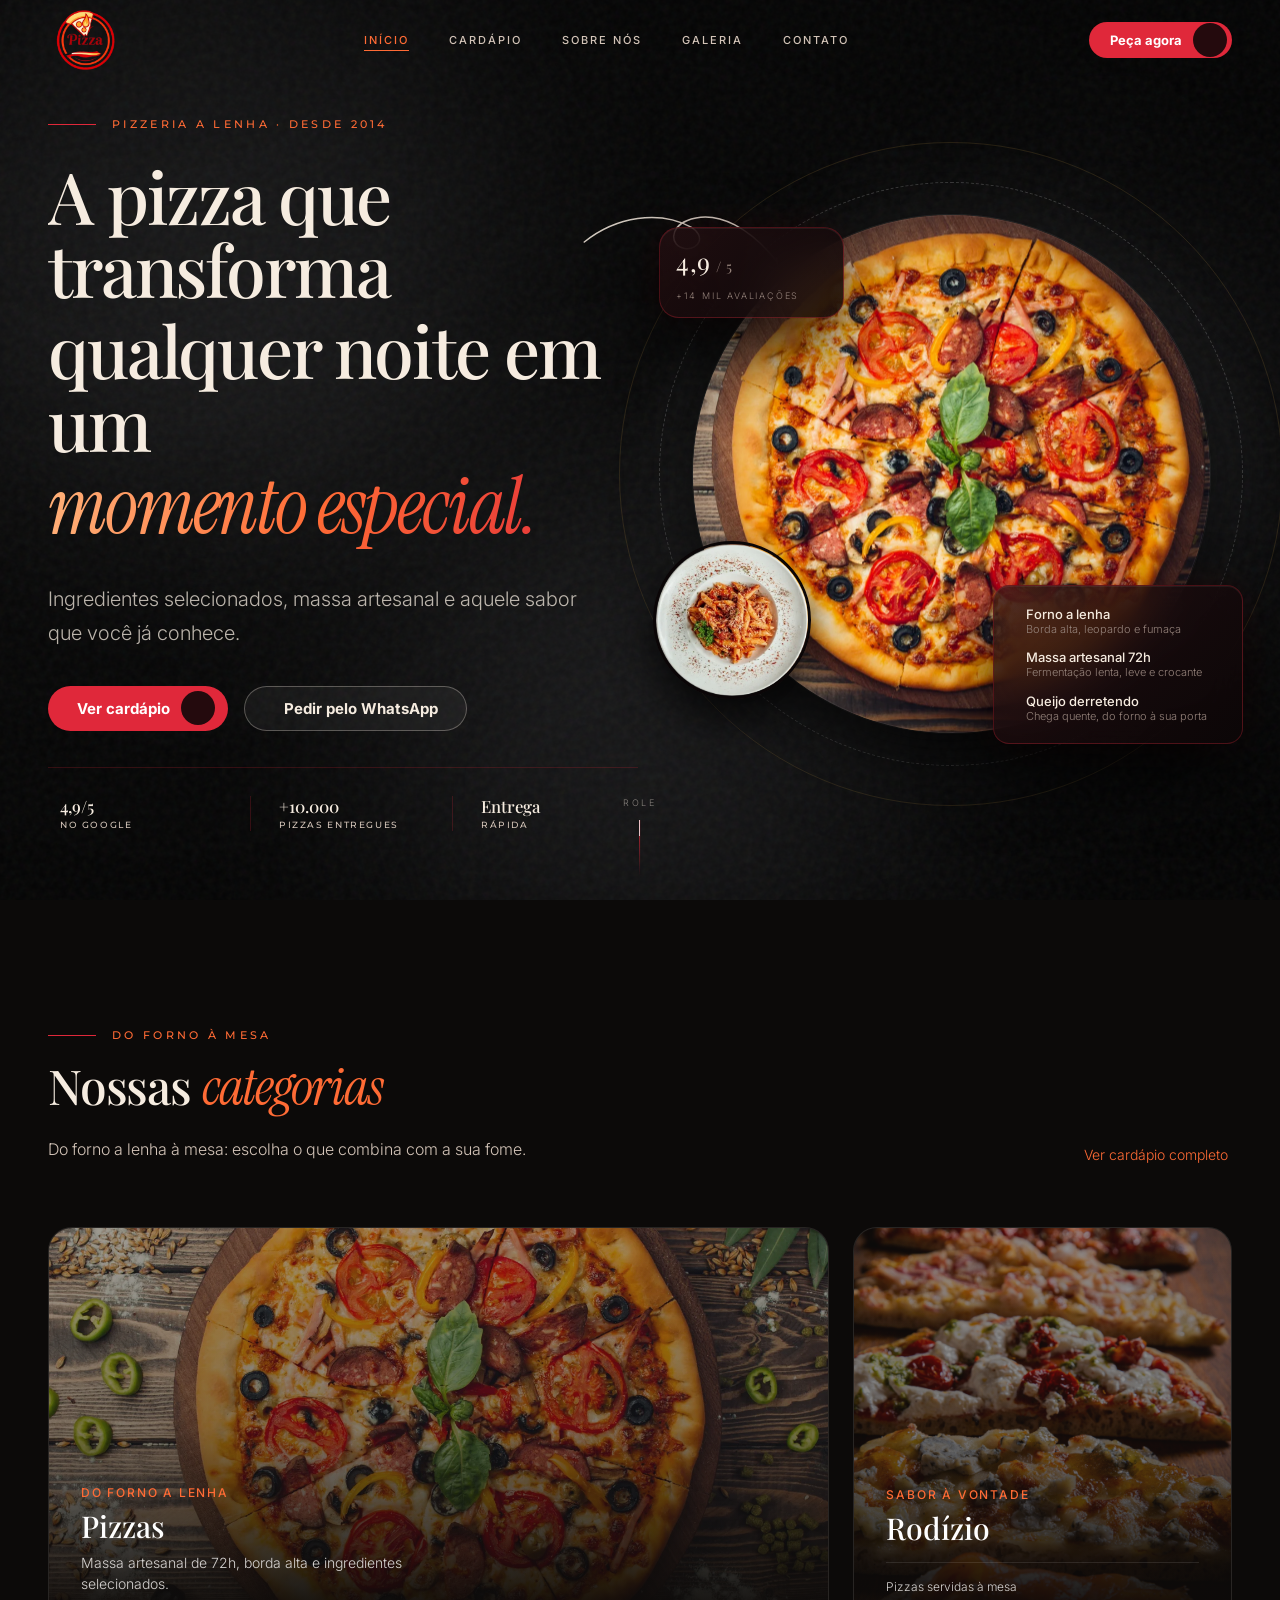
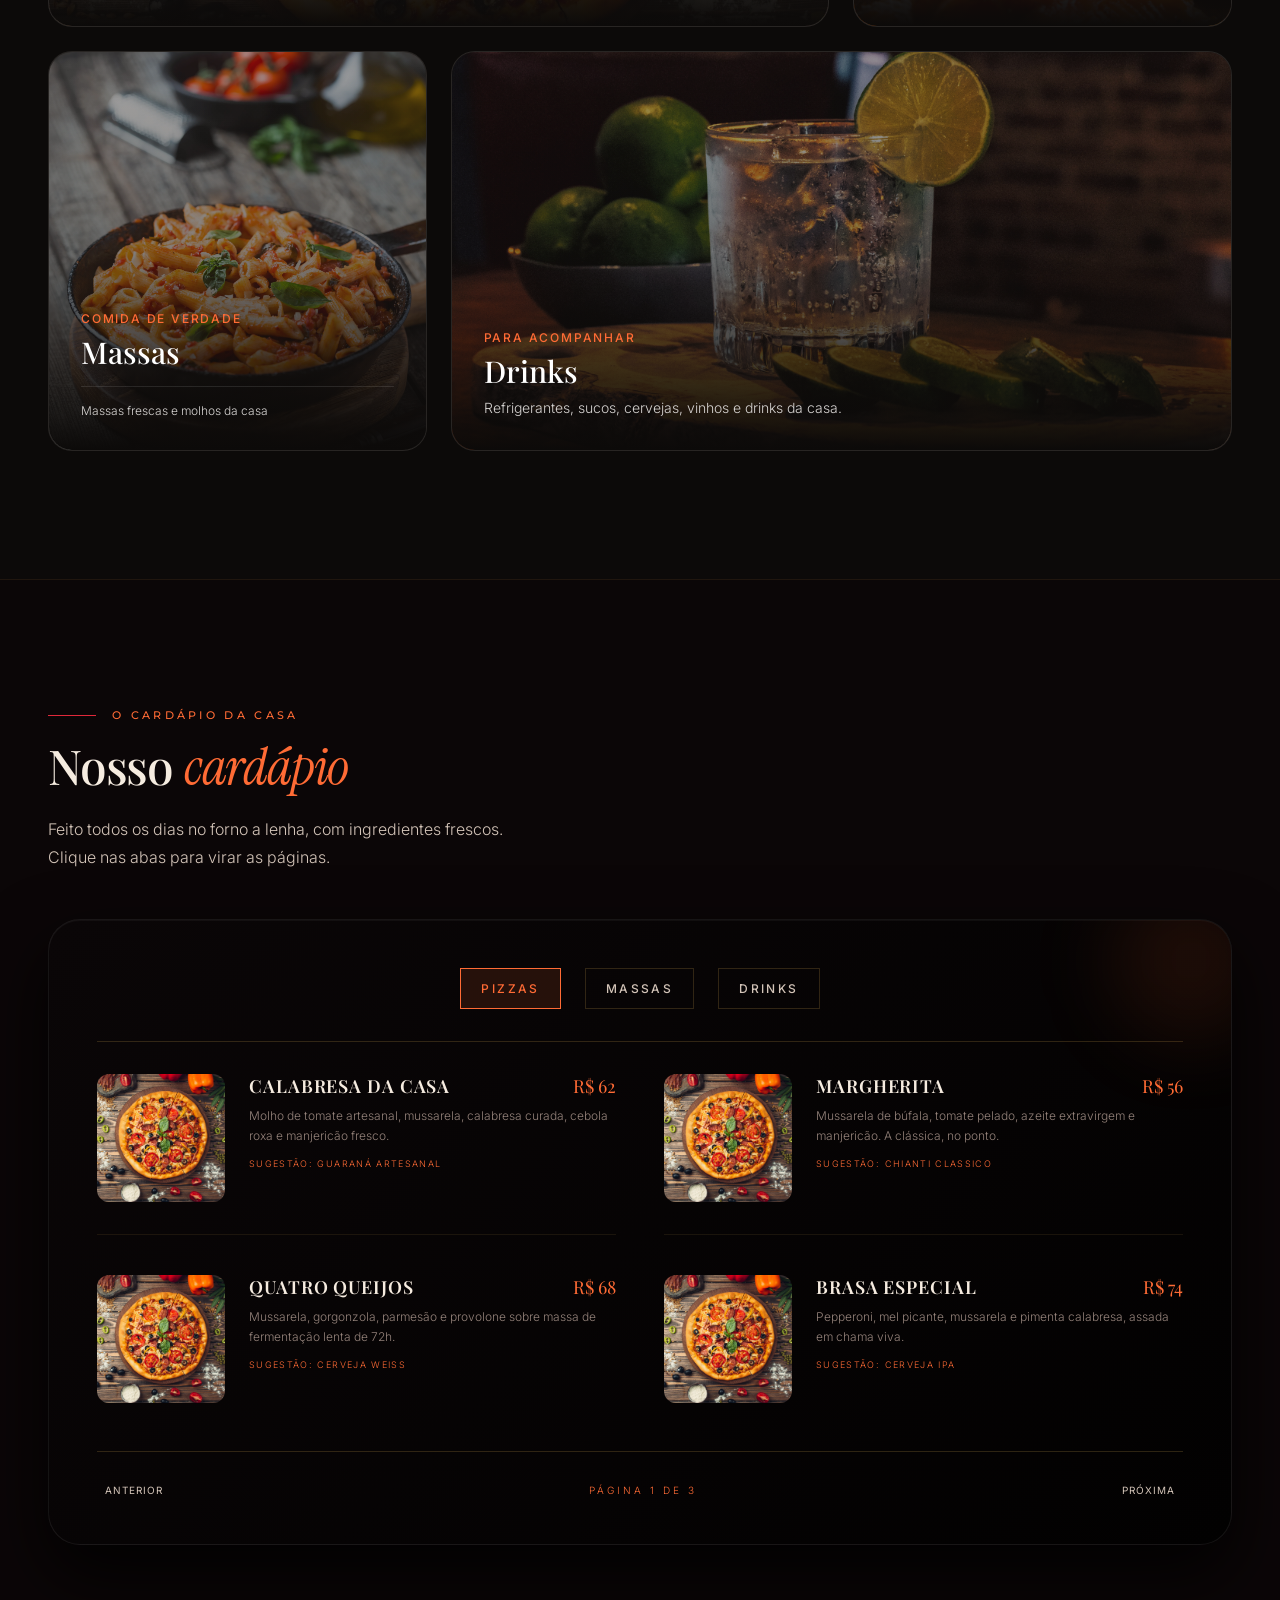
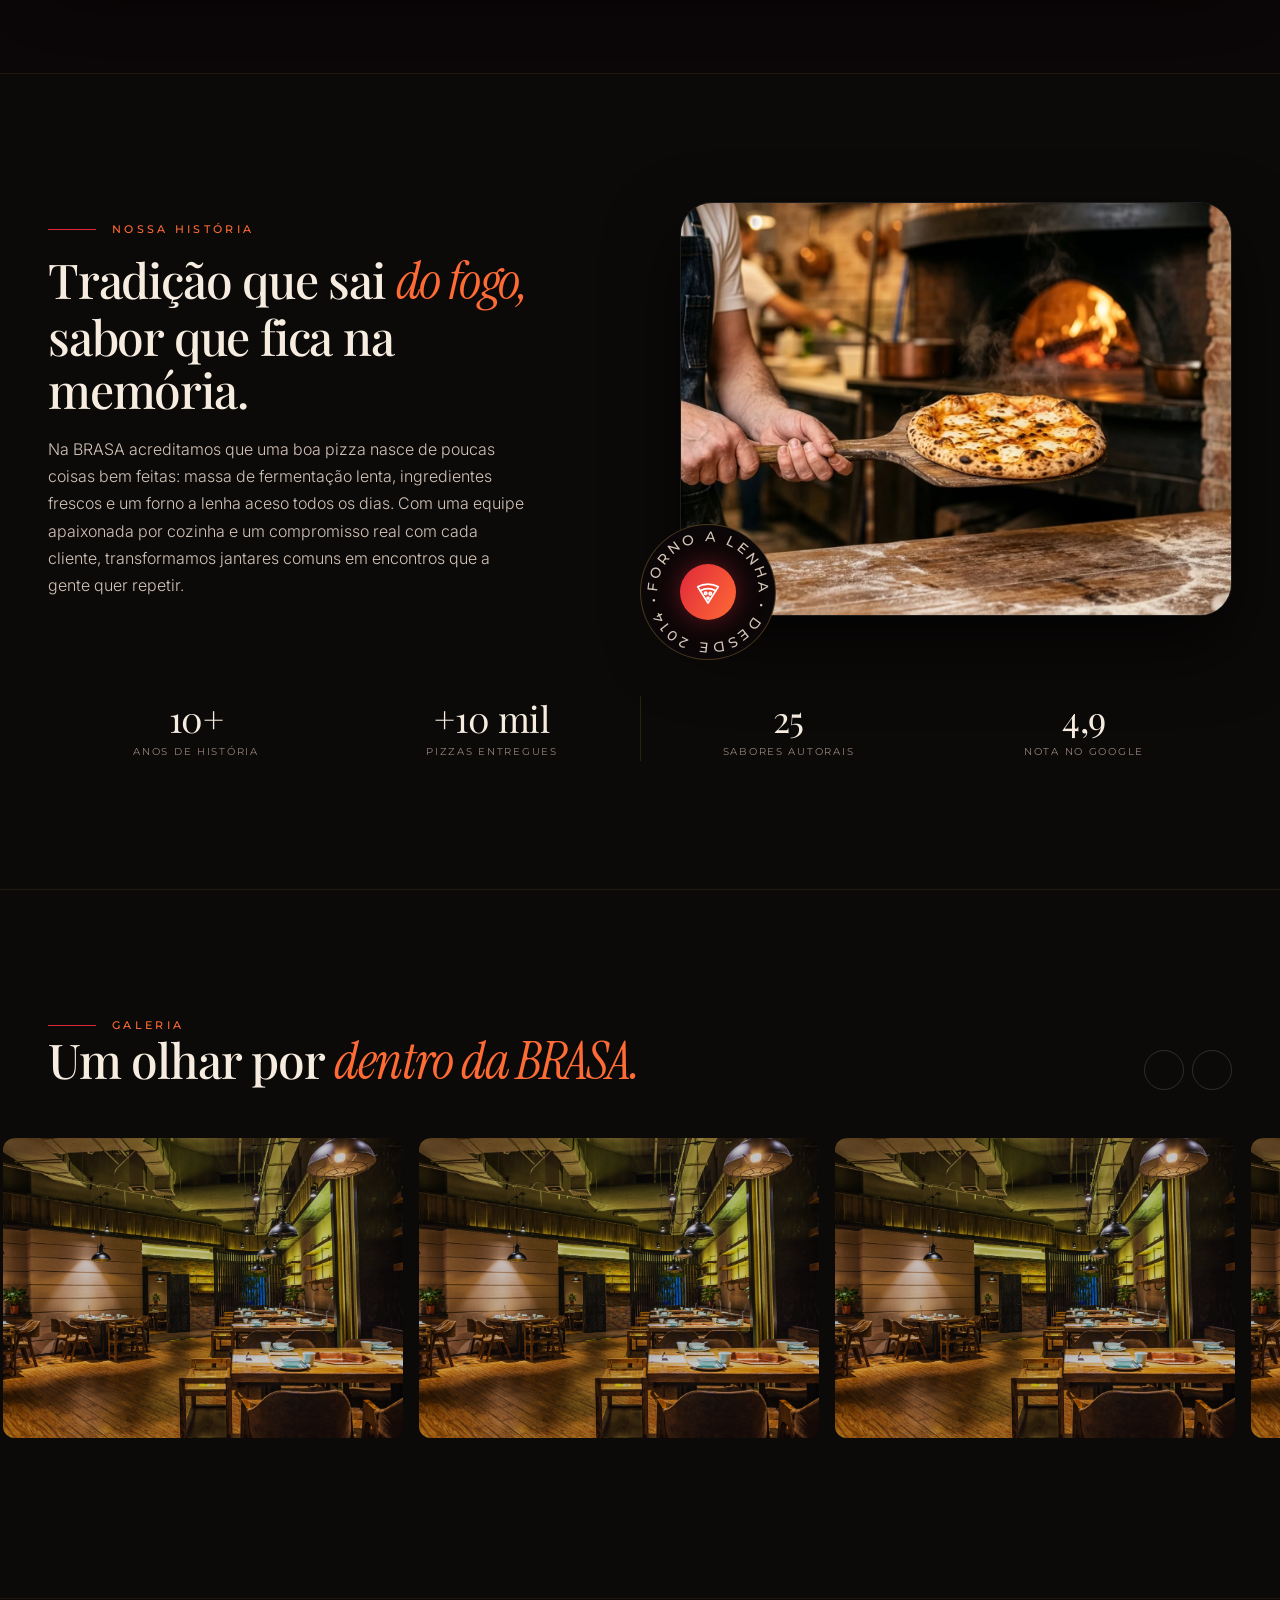
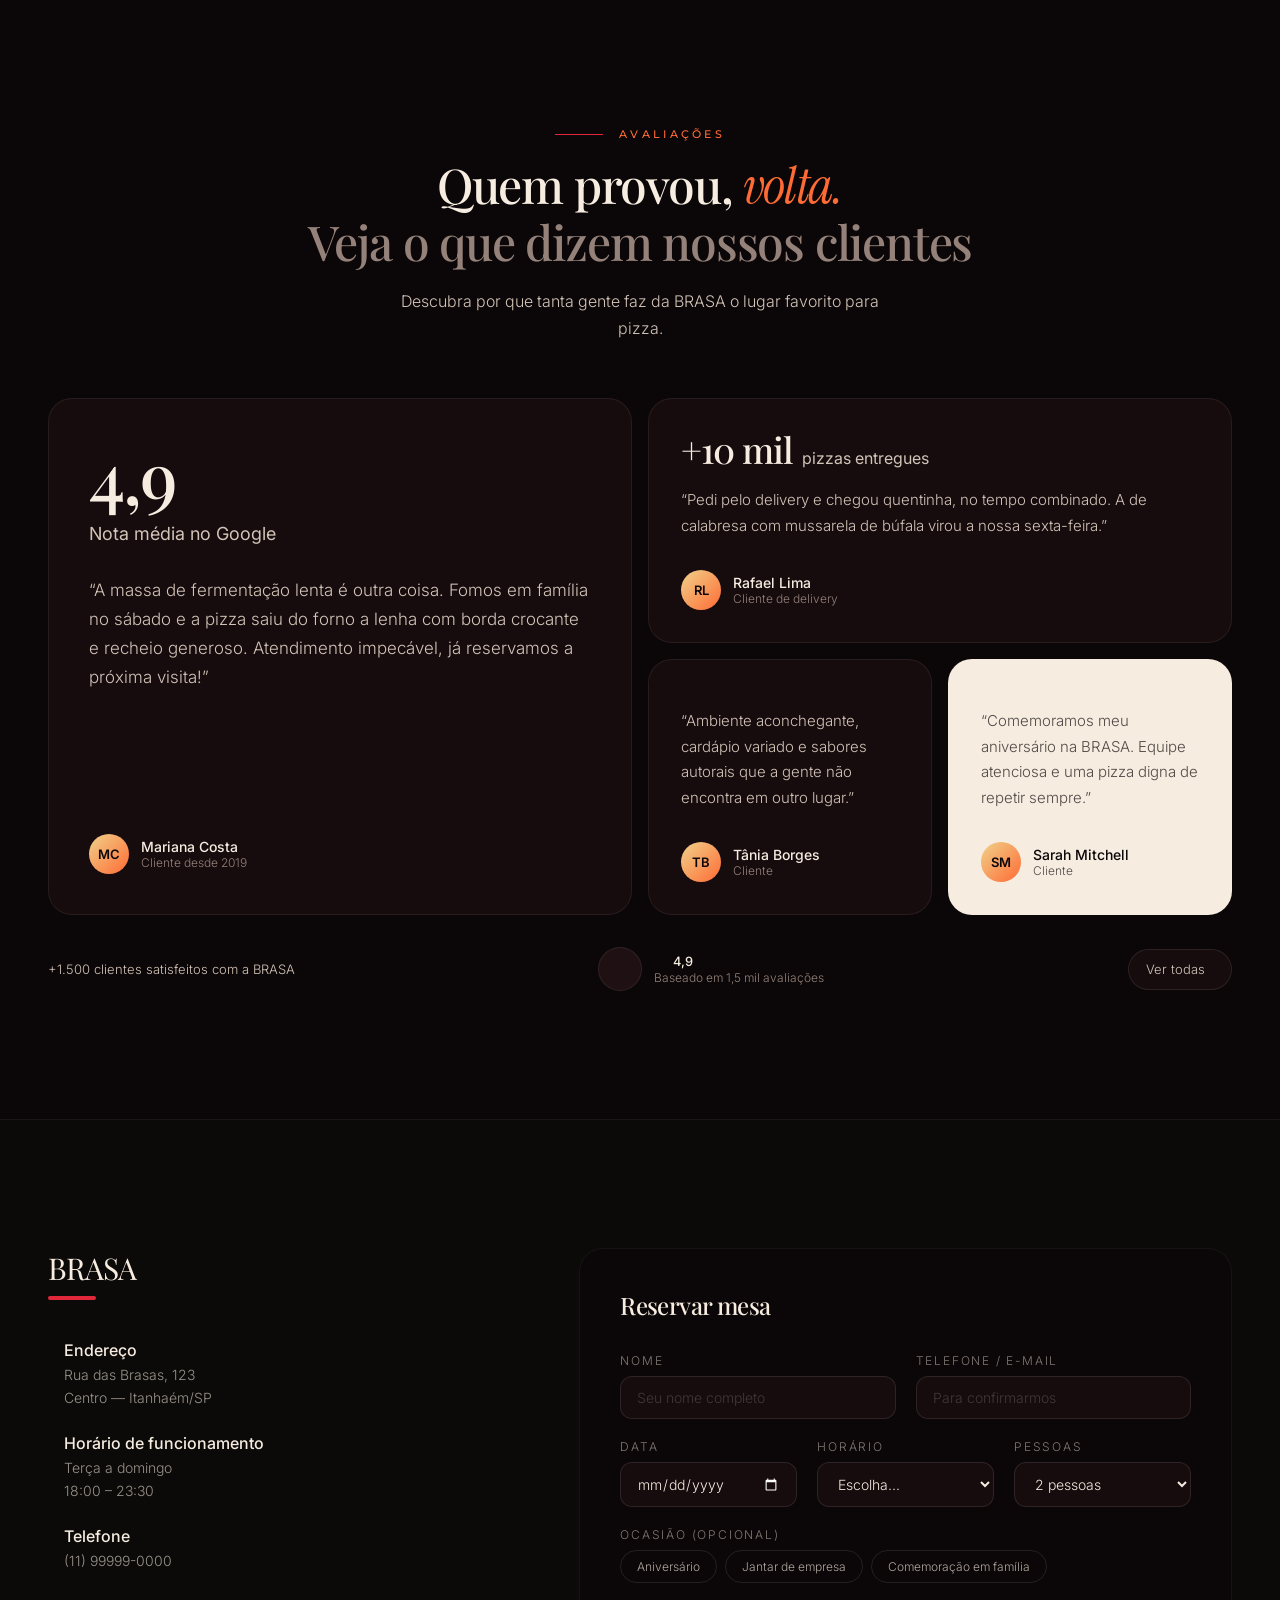
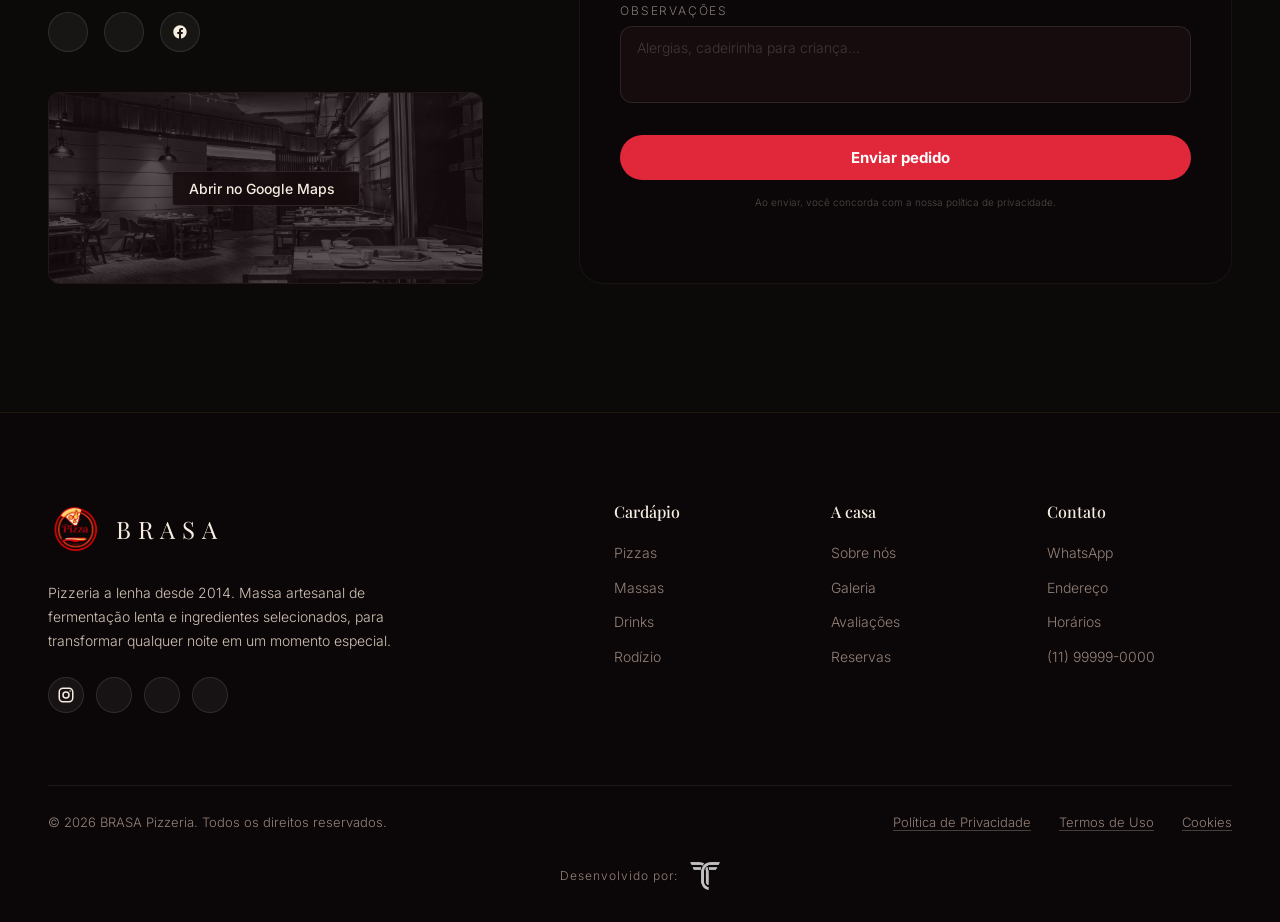
<file: index.html>
<!DOCTYPE html>
<html lang="pt-BR">

<head>
    <meta charset="utf-8" />
    <meta name="viewport" content="width=device-width, initial-scale=1" />
    <title>BRASA — Pizzeria a lenha</title>
    <meta name="description"
        content="A pizza que transforma qualquer noite em um momento especial. Massa artesanal, ingredientes selecionados e entrega rápida." />
    <meta name="theme-color" content="#0B0607" />
    <link rel="icon" type="image/png" href="assets/img/Log.png" />
    <link rel="apple-touch-icon" href="assets/img/Log.png" />
    <link rel="preconnect" href="https://fonts.googleapis.com" />
    <link rel="preconnect" href="https://fonts.gstatic.com" crossorigin />
    <link
        href="https://fonts.googleapis.com/css2?family=Playfair+Display:ital,wght@0,400;0,500;0,600;1,400;1,500&family=Instrument+Serif:ital@0;1&family=Montserrat:wght@500;600&family=Inter:wght@300;400;500;600&display=swap"
        rel="stylesheet" />
    <script src="templates/balkan-cuisine-80.aura.build/assets/851bed7af266f96a_iconify-icon.min.js"></script>

    <style>
        /* ===== TOKENS (design_system.html) ===== */
        :root {
            --charcoal: 11 6 7;
            --surface: 22 11 13;
            --surface2: 31 16 19;
            --ember: 224 40 58;
            --wine: 122 15 28;
            --brasa: 255 107 53;
            --cream: 246 236 224;
            --creamDim: 211 196 184;
            --muted: 148 130 122;
            --gold: 216 169 79;
            --goldSoft: 240 210 138;
            --ease-luxe: cubic-bezier(0.16, 1, 0.3, 1);
        }

        * {
            box-sizing: border-box;
            margin: 0;
            padding: 0;
            -webkit-tap-highlight-color: transparent
        }

        html {
            background: rgb(var(--charcoal));
            scroll-behavior: smooth
        }

        body {
            background: rgb(var(--charcoal));
            color: rgb(var(--cream));
            font-family: 'Inter', system-ui, sans-serif;
            font-weight: 300;
            -webkit-font-smoothing: antialiased;
            overflow-x: hidden
        }

        a {
            color: inherit;
            text-decoration: none
        }

        ::selection {
            background: rgb(var(--ember));
            color: rgb(var(--cream))
        }

        :focus-visible {
            outline: 2px solid rgb(var(--brasa));
            outline-offset: 3px;
            border-radius: 6px
        }

        .container {
            max-width: 1400px;
            margin: 0 auto;
            padding: 0 clamp(1.5rem, 4vw, 3rem)
        }

        /* ===== BOTÕES ===== */
        .btn {
            position: relative;
            display: inline-flex;
            align-items: center;
            justify-content: center;
            gap: .7rem;
            cursor: pointer;
            user-select: none;
            white-space: nowrap;
            font-family: 'Inter', sans-serif;
            font-weight: 700;
            font-size: 15px;
            line-height: 1;
            border: 1px solid transparent;
            border-radius: 100px;
            transition: all .2s
        }

        .btn:active {
            transform: scale(.95)
        }

        .btn iconify-icon {
            transition: transform .3s ease-in-out
        }

        .btn:hover iconify-icon {
            transform: translateX(5px)
        }

        .btn-sm {
            padding: 10px 20px;
            font-size: 13px
        }

        .btn-lg {
            padding: 14px 28px
        }

        .btn-fire {
            color: #fff;
            background: #E0283A
        }

        .btn-fire:hover {
            background: #c81f31
        }

        .btn-glass {
            border: 1px solid rgba(246, 236, 224, .3);
            background: rgba(255, 255, 255, .05);
            backdrop-filter: blur(10px);
            -webkit-backdrop-filter: blur(10px);
            color: rgb(var(--cream))
        }

        .btn-glass:hover {
            background: rgb(var(--cream));
            color: rgb(var(--charcoal));
            border-color: rgb(var(--cream));
        }

        .btn-glass iconify-icon {
            font-size: 1.25rem;
            color: #3DBE8B;
            transition: color .3s
        }

        .btn-glass:hover iconify-icon {
            color: #1a9c68
        }

        .arrow-dot {
            display: inline-flex;
            align-items: center;
            justify-content: center;
            width: 2.1rem;
            height: 2.1rem;
            margin: -.6rem -1rem -.6rem 0;
            border-radius: 9999px;
            background: rgba(11, 6, 7, .88);
            color: #fff;
            transition: background .3s, color .3s
        }

        .btn:hover .arrow-dot {
            background: #fff;
            color: rgb(var(--ember))
        }

        .btn:hover .arrow-dot iconify-icon {
            transform: none
        }

        /* ===== NAVBAR ===== */
        #navbar {
            position: fixed;
            top: 0;
            left: 0;
            width: 100%;
            z-index: 50;
            border-bottom: 1px solid transparent;
            transition: background .4s, border-color .4s, backdrop-filter .4s
        }

        #navbar.scrolled {
            background: rgba(11, 6, 7, .86);
            backdrop-filter: blur(14px);
            -webkit-backdrop-filter: blur(14px);
            border-color: rgba(255, 255, 255, .06)
        }

        .nav-inner {
            height: 5rem;
            display: flex;
            align-items: center;
            justify-content: space-between
        }

        .logo {
            display: flex;
            align-items: center;
            gap: .75rem
        }

        .logo img {
            width: 4.75rem;
            height: 4.75rem;
            transition: transform .5s var(--ease-luxe)
        }

        .logo:hover img {
            transform: scale(1.08) rotate(-6deg)
        }

        .logo b {
            display: block;
            font-family: 'Playfair Display', serif;
            font-weight: 400;
            font-size: 1.125rem;
            letter-spacing: .28em;
            text-transform: uppercase
        }

        .logo small {
            display: block;
            font-size: 7.5px;
            letter-spacing: .38em;
            text-transform: uppercase;
            color: rgb(var(--brasa));
            margin-top: .3rem
        }

        .nav-links {
            display: none;
            gap: 2.5rem
        }

        .side-link {
            position: relative;
            font-size: 11px;
            letter-spacing: .18em;
            text-transform: uppercase;
            font-weight: 500;
            color: rgb(var(--creamDim));
            transition: color .3s
        }

        .side-link::after {
            content: "";
            position: absolute;
            left: 0;
            bottom: -4px;
            height: 1px;
            width: 0;
            background: rgb(var(--brasa));
            transition: width .3s
        }

        .side-link:hover,
        .side-link.active {
            color: rgb(var(--brasa))
        }

        .side-link:hover::after,
        .side-link.active::after {
            width: 100%
        }

        .nav-cta {
            display: none
        }

        .menu-btn {
            background: none;
            border: 0;
            color: rgb(var(--cream));
            font-size: 1.6rem;
            padding: .5rem;
            cursor: pointer;
            display: flex
        }

        @media(min-width:1024px) {
            .nav-links {
                display: flex
            }

            .menu-btn {
                display: none
            }
        }

        @media(min-width:640px) {
            .nav-cta {
                display: inline-flex
            }
        }

        /* ===== HERO ===== */
        .hero {
            position: relative;
            background: #0a0a0a;
            min-height: 100vh;
            width: 100%;
            overflow: hidden;
            display: flex;
            align-items: center;
            padding: 7rem 0 4rem
        }

        .hero-bg {
            position: absolute;
            inset: 0;
            z-index: 0;
            overflow: hidden
        }

        .aur {
            position: absolute;
            border-radius: 50%;
            filter: blur(110px);
            mix-blend-mode: screen;
            will-change: transform
        }

        .aur.a {
            width: 46vw;
            height: 46vw;
            max-width: 640px;
            max-height: 640px;
            left: -8%;
            top: -10%;
            background: #4a4a4d;
            opacity: .32;
            animation: driftA 22s ease-in-out infinite alternate
        }

        .aur.b {
            width: 38vw;
            height: 38vw;
            max-width: 520px;
            max-height: 520px;
            right: -6%;
            top: 25%;
            background: #2e2e31;
            opacity: .5;
            animation: driftB 28s ease-in-out infinite alternate
        }

        .aur.c {
            width: 42vw;
            height: 42vw;
            max-width: 580px;
            max-height: 580px;
            left: 30%;
            bottom: -18%;
            background: #3a3a3d;
            opacity: .5;
            animation: driftC 25s ease-in-out infinite alternate
        }

        @keyframes driftA {
            to {
                transform: translate(18vw, 14vh) scale(1.25)
            }
        }

        @keyframes driftB {
            from {
                transform: scale(1.1)
            }

            to {
                transform: translate(-16vw, -10vh) scale(.85)
            }
        }

        @keyframes driftC {
            from {
                transform: scale(.9)
            }

            to {
                transform: translate(-14vw, -12vh) scale(1.3)
            }
        }

        .hero-bg::after {
            content: "";
            position: absolute;
            inset: 0;
            background: radial-gradient(ellipse at 30% 50%, transparent 0, rgba(0, 0, 0, .6) 100%)
        }

        .ember-dot {
            position: absolute;
            bottom: -12px;
            border-radius: 50%;
            background: radial-gradient(circle, #e8e8e8 0%, #8a8a8d 45%, rgba(120, 120, 125, 0) 72%);
            opacity: 0;
            animation: emberRise linear infinite;
            z-index: 1
        }

        @keyframes emberRise {
            0% {
                transform: translate3d(0, 0, 0) scale(1);
                opacity: 0
            }

            10% {
                opacity: .95
            }

            70% {
                opacity: .5
            }

            100% {
                transform: translate3d(var(--dx, 30px), -105vh, 0) scale(.2);
                opacity: 0
            }
        }

        .grain {
            position: absolute;
            inset: 0;
            pointer-events: none;
            z-index: 2;
            opacity: .05;
            background-image: url("data:image/svg+xml,%3Csvg viewBox='0 0 200 200' xmlns='http://www.w3.org/2000/svg'%3E%3Cfilter id='n'%3E%3CfeTurbulence type='fractalNoise' baseFrequency='0.65' numOctaves='3'/%3E%3C/filter%3E%3Crect width='100%25' height='100%25' filter='url(%23n)'/%3E%3C/svg%3E")
        }

        .hero-grid {
            position: relative;
            z-index: 10;
            display: grid;
            grid-template-columns: 1fr;
            gap: 3.5rem;
            align-items: center
        }

        @media(min-width:1024px) {
            .hero-grid {
                grid-template-columns: 1.05fr 1fr;
                gap: 2rem
            }
        }

        .hero-text {
            display: flex;
            flex-direction: column;
            align-items: flex-start;
            gap: 1.75rem
        }

        .eyebrow {
            display: flex;
            align-items: center;
            gap: 1rem
        }

        .eyebrow i {
            display: block;
            width: 3rem;
            height: 1px;
            background: rgb(var(--ember))
        }

        .eyebrow span {
            font-family: 'Montserrat', sans-serif;
            font-weight: 500;
            font-size: .6875rem;
            letter-spacing: .3em;
            text-transform: uppercase;
            color: rgb(var(--brasa))
        }

        h1 {
            font-family: 'Playfair Display', Georgia, serif;
            font-weight: 500;
            font-size: clamp(2.6rem, 5.6vw, 5rem);
            line-height: 1.02;
            letter-spacing: -.03em
        }

        h1 .line {
            display: block;
            overflow: hidden;
            padding-bottom: .1em
        }

        h1 .line>span {
            display: block;
            transform: translateY(110%);
            animation: lineUp 1.1s var(--ease-luxe) forwards
        }

        h1 .line:nth-child(2)>span {
            animation-delay: .12s
        }

        h1 .line:nth-child(3)>span {
            animation-delay: .24s
        }

        @keyframes lineUp {
            to {
                transform: none
            }
        }

        .text-fire {
            font-family: 'Instrument Serif', serif;
            font-style: italic;
            font-weight: 400;
            font-size: 1.1em;
            padding-right: .1em;
            background: linear-gradient(100deg, #FFB27A 0%, #FF6B35 25%, #E0283A 55%, #FF6B35 80%, #FFB27A 100%);
            background-size: 220% 100%;
            -webkit-background-clip: text;
            background-clip: text;
            color: transparent;
            animation: fireShift 6s linear infinite
        }

        @keyframes fireShift {
            to {
                background-position: -220% 0
            }
        }

        .hero-sub {
            font-size: clamp(1.05rem, 1.6vw, 1.25rem);
            line-height: 1.7;
            color: rgba(246, 236, 224, .75);
            max-width: 34rem
        }

        .hero-ctas {
            display: flex;
            flex-direction: column;
            gap: 1rem;
            width: 100%;
            padding-top: .5rem
        }

        @media(min-width:560px) {
            .hero-ctas {
                flex-direction: row;
                width: auto
            }
        }

        .fade {
            opacity: 0;
            transform: translateY(20px);
            animation: fadeUp .9s var(--ease-luxe) forwards
        }

        @keyframes fadeUp {
            to {
                opacity: 1;
                transform: none
            }
        }

        .stats {
            display: grid;
            grid-template-columns: repeat(3, 1fr);
            gap: 1rem;
            width: 100%;
            max-width: 38rem;
            padding-top: 1.75rem;
            margin-top: .5rem;
            border-top: 1px solid rgba(224, 40, 58, .2)
        }

        .stat {
            display: flex;
            align-items: center;
            gap: .75rem
        }

        .stat+.stat {
            border-left: 1px solid rgba(224, 40, 58, .2);
            padding-left: 1rem
        }

        .stat iconify-icon {
            font-size: 1.5rem;
            color: rgb(var(--gold));
            flex-shrink: 0
        }

        .stat strong {
            display: block;
            font-family: 'Playfair Display', serif;
            font-weight: 500;
            font-size: 1.05rem;
            color: rgb(var(--cream));
            line-height: 1.2;
            white-space: nowrap
        }

        .stat span {
            display: block;
            font-family: 'Montserrat', sans-serif;
            font-weight: 500;
            font-size: .56rem;
            letter-spacing: .18em;
            text-transform: uppercase;
            color: rgb(var(--creamDim));
            margin-top: .2rem;
            line-height: 1.3
        }

        @media(max-width:520px) {
            .stats {
                grid-template-columns: 1fr;
                gap: .9rem
            }

            .stat+.stat {
                border-left: 0;
                padding-left: 0
            }
        }

        /* ===== VISUAL ===== */
        .hero-visual {
            position: relative;
            display: flex;
            justify-content: center;
            align-items: center
        }

        .visual-box {
            position: relative;
            width: 100%;
            max-width: 600px;
            aspect-ratio: 1
        }

        .ring {
            position: absolute;
            border-radius: 50%;
            pointer-events: none
        }

        .ring.r1 {
            inset: -2%;
            border: 1px dashed rgba(255, 255, 255, .18);
            animation: spin 70s linear infinite
        }

        .ring.r2 {
            inset: -9%;
            border: 1px solid rgba(216, 169, 79, .14);
            animation: spin 100s linear infinite reverse
        }

        .ring.glow {
            inset: 6%;
            box-shadow: 0 0 120px 10px rgba(255, 255, 255, .08);
            animation: pulse 4s ease-in-out infinite
        }

        @keyframes pulse {
            50% {
                box-shadow: 0 0 160px 25px rgba(255, 255, 255, .14)
            }
        }

        @keyframes spin {
            to {
                transform: rotate(360deg)
            }
        }

        .plate {
            position: absolute;
            inset: 4%;
            border-radius: 50%;
            overflow: hidden;
            box-shadow: 0 40px 80px -10px rgba(0, 0, 0, .85), 0 0 0 1px rgba(255, 255, 255, .08);
            background: #000
        }

        .plate img {
            width: 100%;
            height: 100%;
            object-fit: cover;
            transform: scale(1.28);
            transform-origin: 51% 48%
        }

        .plate::after {
            content: "";
            position: absolute;
            inset: 0;
            border-radius: 50%;
            box-shadow: inset 0 0 80px rgba(11, 6, 7, .55), inset 0 0 0 1px rgba(255, 255, 255, .08)
        }

        .arrow-hand {
            position: absolute;
            left: -16%;
            top: 3%;
            width: 38%;
            color: rgba(246, 236, 224, .85);
            pointer-events: none;
            display: none
        }

        @media(min-width:1024px) {
            .arrow-hand {
                display: block
            }
        }

        .arrow-hand path {
            stroke-dasharray: 400;
            stroke-dashoffset: 400;
            animation: draw 2.2s .9s var(--ease-luxe) forwards
        }

        @keyframes draw {
            to {
                stroke-dashoffset: 0
            }
        }

        .glass-card {
            background: linear-gradient(135deg, rgba(38, 14, 17, .72) 0%, rgba(12, 6, 7, .86) 100%);
            border: 1px solid rgba(224, 40, 58, .28);
            box-shadow: 0 30px 70px rgba(0, 0, 0, .8), inset 0 1px 0 rgba(255, 255, 255, .06), 0 0 40px rgba(224, 40, 58, .07);
            backdrop-filter: blur(20px);
            -webkit-backdrop-filter: blur(20px)
        }

        .chip {
            position: absolute;
            animation: float 7s ease-in-out infinite
        }

        @keyframes float {

            0%,
            100% {
                transform: translateY(0)
            }

            50% {
                transform: translateY(-12px)
            }
        }

        .chip.rating {
            left: -2%;
            top: 6%;
            padding: 1rem;
            border-radius: 20px;
            width: 185px;
            animation-delay: -2s
        }

        .chip.rating h3 {
            font-family: 'Playfair Display', serif;
            font-weight: 400;
            font-size: 1.6rem;
            letter-spacing: .03em
        }

        .chip.rating h3 small {
            font-size: .9rem;
            color: rgb(var(--muted))
        }

        .stars {
            display: flex;
            gap: 2px;
            color: rgb(var(--gold));
            margin-top: .25rem;
            font-size: .85rem
        }

        .chip.rating p {
            font-size: 9px;
            letter-spacing: .2em;
            text-transform: uppercase;
            color: rgb(var(--muted));
            margin-top: .5rem
        }

        .chip.list {
            right: -2%;
            bottom: 2%;
            padding: 1.25rem;
            border-radius: 1rem;
            width: 250px;
            display: flex;
            flex-direction: column;
            gap: .85rem
        }

        .li {
            display: flex;
            gap: .75rem;
            align-items: flex-start
        }

        .li iconify-icon {
            font-size: 1.25rem;
            margin-top: 2px
        }

        .li b {
            display: block;
            font-size: 13px;
            font-weight: 500;
            color: rgb(var(--cream))
        }

        .li small {
            display: block;
            font-size: 11px;
            color: rgb(var(--muted));
            font-weight: 300
        }

        .chip.mini {
            left: -3%;
            bottom: 10%;
            width: 28%;
            aspect-ratio: 1;
            border-radius: 50%;
            overflow: hidden;
            border: 3px solid rgb(var(--charcoal));
            background: transparent;
            box-shadow: 0 20px 40px rgba(0, 0, 0, .7);
            animation-duration: 8s
        }

        .chip.mini img {
            width: 100%;
            height: 100%;
            object-fit: cover;
            object-position: center
        }

        @media(max-width:640px) {
            .chip.list {
                width: 210px;
                right: 0;
                padding: 1rem
            }

            .chip.rating {
                width: 160px;
                left: 0
            }

            .chip.mini {
                display: none
            }
        }


        .scroll-hint {
            position: absolute;
            bottom: 1.5rem;
            left: 50%;
            transform: translateX(-50%);
            z-index: 10;
            display: none;
            flex-direction: column;
            align-items: center;
            gap: .75rem;
            color: rgba(246, 236, 224, .5);
            font-size: 9px;
            letter-spacing: .3em;
            text-transform: uppercase;
            transition: color .3s
        }

        .scroll-hint:hover {
            color: rgb(var(--brasa))
        }

        .scroll-hint i {
            display: block;
            position: relative;
            overflow: hidden;
            width: 1px;
            height: 3.5rem;
            background: linear-gradient(to bottom, rgb(var(--ember)), transparent)
        }

        .scroll-hint i::after {
            content: "";
            position: absolute;
            left: 0;
            top: 0;
            width: 100%;
            height: 1rem;
            background: rgba(255, 255, 255, .8);
            animation: scrollDot 2s ease-in-out infinite
        }

        @keyframes scrollDot {
            0% {
                transform: translateY(-100%)
            }

            100% {
                transform: translateY(400%)
            }
        }

        @media(min-width:1024px) and (min-height:760px) {
            .scroll-hint {
                display: flex
            }
        }

        /* mobile drawer */
        #drawer {
            position: fixed;
            inset: 0;
            z-index: 60;
            background: rgb(var(--charcoal));
            transform: translateX(100%);
            transition: transform .5s var(--ease-luxe);
            display: flex;
            flex-direction: column;
            justify-content: space-between;
            padding: 7rem 2rem 2rem
        }

        #drawer.open {
            transform: none
        }

        #drawer nav {
            display: flex;
            flex-direction: column;
            gap: 1.25rem
        }

        #drawer nav a {
            font-family: 'Playfair Display', serif;
            font-size: 15px;
            text-transform: uppercase;
            letter-spacing: .1em;
            transition: color .3s
        }

        #drawer nav a:hover {
            color: rgb(var(--brasa))
        }

        #drawer .close {
            position: absolute;
            top: 1.5rem;
            right: 1.5rem
        }

        /* ===== CATEGORIAS (bento) ===== */
        .categorias {
            position: relative;
            background: #0c0a09;
            padding: clamp(6rem, 10vw, 8rem) 0
        }

        .cat-head {
            display: flex;
            flex-direction: column;
            justify-content: space-between;
            align-items: flex-start;
            gap: 1.5rem;
            margin-bottom: 4rem
        }

        /* ===== TÍTULOS E TEXTOS PADRÃO DAS SEÇÕES ===== */
        .sec-title {
            font-family: 'Playfair Display', serif;
            font-weight: 500;
            font-size: clamp(2.25rem, 4vw, 3rem);
            line-height: 1.1;
            letter-spacing: -.025em;
            margin-top: 1rem
        }

        .sec-title em {
            font-family: 'Instrument Serif', serif;
            font-style: italic;
            font-weight: 400;
            font-size: 1.1em;
            color: rgb(var(--brasa))
        }

        .sec-sub {
            font-size: 1rem;
            font-weight: 300;
            line-height: 1.7;
            color: rgb(var(--creamDim));
            max-width: 30rem;
            margin-top: 1.25rem
        }

        .cat-link {
            display: inline-flex;
            align-items: center;
            gap: .25rem;
            font-size: .875rem;
            color: rgb(var(--brasa));
            transition: color .3s
        }

        .cat-link:hover {
            color: rgb(var(--goldSoft))
        }

        .cat-link iconify-icon {
            transition: transform .3s
        }

        .cat-link:hover iconify-icon {
            transform: translate(2px, -2px)
        }

        .cat-grid {
            display: grid;
            grid-template-columns: 1fr;
            grid-auto-rows: 400px;
            gap: 1.5rem
        }

        .cat-card {
            position: relative;
            display: block;
            border-radius: 1.5rem;
            overflow: hidden;
            background: #1c1917;
            border: 1px solid rgba(255, 255, 255, .05)
        }

        .cat-card>img {
            position: absolute;
            inset: 0;
            width: 100%;
            height: 100%;
            object-fit: cover;
            opacity: .6;
            transition: transform .7s ease
        }

        .cat-card:hover>img {
            transform: scale(1.05)
        }

        .cat-card::before {
            content: "";
            position: absolute;
            inset: 0;
            z-index: 1;
            background: linear-gradient(to top, #0c0a09 0%, rgba(12, 10, 9, .2) 50%, transparent 100%)
        }

        .cat-body {
            position: absolute;
            z-index: 2;
            left: 0;
            bottom: 0;
            width: 100%;
            padding: 2rem
        }

        .cat-tag {
            display: block;
            font-family: 'Inter', sans-serif;
            font-weight: 500;
            font-size: .75rem;
            letter-spacing: .15em;
            text-transform: uppercase;
            color: rgb(var(--brasa));
            margin-bottom: .5rem
        }

        .cat-body h3 {
            font-family: 'Playfair Display', serif;
            font-weight: 500;
            font-size: 1.875rem;
            color: #fff;
            margin-bottom: .5rem;
            line-height: 1.2
        }

        .cat-body p {
            font-size: .875rem;
            color: #d6d3d1;
            max-width: 24rem;
            line-height: 1.5
        }

        .cat-foot {
            display: flex;
            justify-content: space-between;
            align-items: center;
            margin-top: 1rem;
            padding-top: 1rem;
            border-top: 1px solid rgba(255, 255, 255, .1);
            font-size: .75rem;
            color: #d6d3d1
        }

        .cat-foot iconify-icon {
            font-size: 1.25rem;
            color: rgb(var(--brasa));
            transition: transform .3s
        }

        .cat-card:hover .cat-foot iconify-icon {
            transform: translate(2px, -2px)
        }

        @media(min-width:768px) {
            .cat-head {
                flex-direction: row;
                align-items: flex-end
            }

            .cat-grid {
                grid-template-columns: repeat(3, 1fr)
            }

            .cat-wide {
                grid-column: span 2
            }
        }

        /* ===== CARDÁPIO (livro com abas) ===== */
        .cardapio {
            position: relative;
            background: rgb(var(--charcoal));
            padding: clamp(6rem, 10vw, 8rem) 0;
            border-top: 1px solid rgba(216, 169, 79, .1)
        }

        .card-head {
            display: flex;
            flex-direction: column;
            justify-content: space-between;
            gap: 1.5rem;
            margin-bottom: 3rem
        }

        .book {
            position: relative;
            overflow: hidden;
            border-radius: 32px;
            padding: clamp(1.5rem, 4vw, 3rem)
        }

        .book.glass-card {
            background: linear-gradient(135deg, #0a0607 0%, #020101 100%);
            border-color: rgba(255, 255, 255, .07);
            box-shadow: 0 30px 70px rgba(0, 0, 0, .85), inset 0 1px 0 rgba(255, 255, 255, .04)
        }

        .book::before {
            content: "";
            position: absolute;
            top: -2.5rem;
            right: -2.5rem;
            width: 10rem;
            height: 10rem;
            border-radius: 50%;
            background: rgba(255, 107, 53, .1);
            filter: blur(40px);
            pointer-events: none
        }

        .book-tabs {
            display: flex;
            flex-wrap: wrap;
            justify-content: center;
            gap: .75rem;
            padding-bottom: 2rem;
            margin-bottom: 2rem;
            border-bottom: 1px solid rgba(216, 169, 79, .2)
        }

        .book-tab {
            cursor: pointer;
            background: none;
            font-family: 'Inter', sans-serif;
            font-weight: 500;
            font-size: .65rem;
            letter-spacing: .2em;
            text-transform: uppercase;
            padding: .75rem 1.25rem;
            color: rgb(var(--creamDim));
            border: 1px solid rgba(216, 169, 79, .2);
            transition: all .3s
        }

        .book-tab:hover {
            color: rgb(var(--brasa));
            border-color: rgb(var(--brasa))
        }

        .book-tab.active {
            color: rgb(var(--brasa));
            border-color: rgb(var(--brasa));
            background: rgba(255, 107, 53, .12)
        }

        @media(min-width:768px) {
            .book-tab {
                font-size: .75rem
            }

            .book-tabs {
                gap: 1.5rem
            }
        }

        .book-pane {
            display: none;
            opacity: 0;
            transition: opacity .5s ease
        }

        .book-pane.show {
            display: block
        }

        .book-pane.in {
            opacity: 1
        }

        .dish-grid {
            display: grid;
            grid-template-columns: 1fr;
            gap: 2.5rem 3rem
        }

        .dish {
            display: flex;
            flex-direction: column;
            gap: 1.5rem;
            align-items: flex-start;
            padding-bottom: 2rem;
            border-bottom: 1px solid rgba(216, 169, 79, .1)
        }

        .dish img {
            width: 100%;
            height: 12rem;
            flex-shrink: 0;
            border-radius: 12px;
            object-fit: cover
        }

        .dish-info {
            flex-grow: 1;
            width: 100%;
            display: flex;
            flex-direction: column;
            gap: .5rem
        }

        .dish-top {
            display: flex;
            justify-content: space-between;
            align-items: baseline;
            gap: .5rem
        }

        .dish h3 {
            font-family: 'Playfair Display', serif;
            font-weight: 600;
            font-size: 1.125rem;
            letter-spacing: .05em;
            text-transform: uppercase
        }

        .dish-price {
            font-family: 'Playfair Display', serif;
            font-size: 1.125rem;
            color: rgb(var(--brasa));
            white-space: nowrap
        }

        .dish p {
            font-size: .75rem;
            font-weight: 300;
            line-height: 1.7;
            color: rgb(var(--muted))
        }

        .dish-tag {
            display: inline-block;
            margin-top: .25rem;
            font-size: 9px;
            letter-spacing: .15em;
            text-transform: uppercase;
            color: rgb(var(--brasa))
        }

        .dish:last-child {
            border-bottom: 0;
            padding-bottom: 0
        }

        @media(min-width:768px) {
            .card-head {
                flex-direction: row;
                align-items: flex-end
            }

            .dish {
                flex-direction: row
            }

            .dish img {
                width: 8rem;
                height: 8rem
            }
        }

        @media(min-width:1024px) {
            .dish-grid {
                grid-template-columns: 1fr 1fr
            }

            .dish:nth-last-child(2):nth-child(odd) {
                border-bottom: 0;
                padding-bottom: 0
            }
        }

        .book-foot {
            display: flex;
            align-items: center;
            justify-content: space-between;
            border-top: 1px solid rgba(216, 169, 79, .2);
            padding-top: 2rem;
            margin-top: 3rem
        }

        .book-nav {
            display: inline-flex;
            align-items: center;
            gap: .5rem;
            cursor: pointer;
            background: none;
            border: 0;
            font-family: 'Inter', sans-serif;
            font-size: 10px;
            letter-spacing: .1em;
            text-transform: uppercase;
            color: rgb(var(--creamDim));
            transition: color .3s
        }

        .book-nav:hover {
            color: rgb(var(--brasa))
        }

        .book-nav iconify-icon {
            font-size: 1rem
        }

        #book-indicator {
            font-size: 10px;
            letter-spacing: .3em;
            text-transform: uppercase;
            color: rgb(var(--brasa))
        }

        /* ===== SOBRE NÓS ===== */
        .sobre {
            position: relative;
            background: #0c0a09;
            padding: clamp(6rem, 10vw, 8rem) 0;
            border-top: 1px solid rgba(216, 169, 79, .1);
            overflow: hidden
        }

        .sobre-top {
            display: grid;
            grid-template-columns: 1fr;
            gap: 3rem;
            align-items: center
        }

        .sobre-img {
            position: relative;
            aspect-ratio: 4/3;
            border-radius: 2rem;
            overflow: visible
        }

        .sobre-img>img {
            width: 100%;
            height: 100%;
            object-fit: cover;
            border-radius: 2rem;
            border: 1px solid rgba(255, 255, 255, .08);
            box-shadow: 0 30px 70px rgba(0, 0, 0, .7)
        }

        .badge {
            position: absolute;
            left: -2.5rem;
            bottom: -2.5rem;
            width: 8.5rem;
            height: 8.5rem;
            border-radius: 50%;
            background: rgb(var(--charcoal));
            border: 1px solid rgba(216, 169, 79, .3);
            display: flex;
            align-items: center;
            justify-content: center
        }

        .badge>svg {
            position: absolute;
            inset: 0;
            width: 100%;
            height: 100%;
            animation: spin 22s linear infinite
        }

        .badge .icon-pizza {
            width: 1.75rem;
            height: 1.75rem
        }

        .badge text {
            font-family: 'Montserrat', sans-serif;
            font-weight: 500;
            font-size: 10.5px;
            letter-spacing: .2em;
            text-transform: uppercase;
            fill: rgb(var(--creamDim))
        }

        .badge span {
            width: 3.5rem;
            height: 3.5rem;
            border-radius: 50%;
            display: flex;
            align-items: center;
            justify-content: center;
            font-size: 1.6rem;
            color: #fff;
            background: linear-gradient(120deg, #E0283A, #FF6B35);
            box-shadow: 0 0 30px -5px rgba(224, 40, 58, .7)
        }

        .sobre-statement {
            max-width: 62rem;
            margin: clamp(6rem, 10vw, 9rem) auto 0;
            text-align: center;
            font-family: 'Inter', sans-serif;
            font-weight: 300;
            font-size: clamp(1.15rem, 2.1vw, 1.7rem);
            line-height: 1.55;
            color: rgb(var(--cream))
        }

        .sobre-statement .dim {
            color: rgb(var(--muted))
        }

        .sobre-statement .hl {
            color: rgb(var(--brasa))
        }

        .sobre-stats {
            display: grid;
            grid-template-columns: repeat(2, 1fr);
            gap: 2rem 0;
            margin-top: clamp(3rem, 6vw, 5rem);
            text-align: center
        }

        .sobre-stats>div {
            padding: .25rem 1rem
        }

        .sobre-stats>div:nth-child(even) {
            border-left: 1px solid rgba(216, 169, 79, .15)
        }

        .sobre-stats strong {
            display: block;
            font-family: 'Playfair Display', serif;
            font-weight: 400;
            font-size: clamp(1.75rem, 3vw, 2.25rem);
            letter-spacing: -.01em;
            line-height: 1;
            color: rgb(var(--cream))
        }

        .sobre-stats span {
            display: block;
            margin-top: .6rem;
            font-family: 'Montserrat', sans-serif;
            font-weight: 400;
            font-size: .6rem;
            letter-spacing: .18em;
            text-transform: uppercase;
            color: rgb(var(--muted))
        }

        /* ===== GALERIA ===== */
        .galeria {
            background: #0c0a09;
            padding: clamp(6rem, 10vw, 8rem) 0;
            border-top: 1px solid rgba(216, 169, 79, .1);
            overflow: hidden
        }

        .galeria-head {
            display: flex;
            justify-content: space-between;
            align-items: flex-end;
            gap: 1.5rem;
            margin-bottom: 3rem
        }

        .galeria-head .sec-title {
            margin-top: 0
        }

        .galeria-ctrl {
            display: none;
            gap: .5rem
        }

        .galeria-ctrl button {
            width: 2.5rem;
            height: 2.5rem;
            border-radius: 50%;
            border: 1px solid rgba(246, 236, 224, .15);
            background: none;
            cursor: pointer;
            display: flex;
            align-items: center;
            justify-content: center;
            color: rgb(var(--creamDim));
            transition: border-color .3s, color .3s
        }

        .galeria-ctrl button:hover {
            border-color: rgb(var(--brasa));
            color: rgb(var(--brasa))
        }

        .galeria-strip {
            display: flex;
            gap: 1rem;
            overflow-x: auto;
            padding: 0 1.5rem 2rem;
            scrollbar-width: none;
            cursor: grab;
            user-select: none
        }

        .galeria-strip.dragging {
            cursor: grabbing
        }

        .galeria-item img {
            -webkit-user-drag: none;
            pointer-events: none
        }

        .galeria-strip::-webkit-scrollbar {
            display: none
        }

        .galeria-item {
            position: relative;
            flex: 0 0 auto;
            width: 300px;
            height: 300px;
            border-radius: .75rem;
            overflow: hidden;
        }

        .galeria-item img {
            width: 100%;
            height: 100%;
            object-fit: cover;
            transition: transform .7s var(--ease-luxe)
        }

        .galeria-item::after {
            content: "";
            position: absolute;
            inset: 0;
            background: rgba(0, 0, 0, .2);
            transition: background .3s
        }

        .galeria-item:hover img {
            transform: scale(1.1)
        }

        .galeria-item:hover::after {
            background: rgba(0, 0, 0, 0)
        }

        /* ===== AVALIAÇÕES ===== */
        .aval {
            background: rgb(var(--charcoal));
            padding: clamp(6rem, 10vw, 8rem) 0;
            border-top: 1px solid rgba(216, 169, 79, .1)
        }

        .aval-head {
            text-align: center;
            display: flex;
            flex-direction: column;
            align-items: center
        }

        .aval-head .sec-sub {
            margin-inline: auto
        }

        .aval-head .sec-title span {
            display: block;
            color: rgb(var(--muted))
        }

        .aval-grid {
            display: grid;
            grid-template-columns: 1fr;
            gap: 1rem;
            margin-top: 3.5rem
        }

        .aval-card {
            display: flex;
            flex-direction: column;
            justify-content: space-between;
            gap: 2rem;
            padding: 2rem;
            border-radius: 1.5rem;
            background: rgb(var(--surface));
            border: 1px solid rgba(246, 236, 224, .08)
        }

        .aval-card.light {
            background: rgb(var(--cream));
            color: rgb(var(--charcoal));
            border-color: transparent
        }

        .aval-card.light .aval-text,
        .aval-card.light .aval-role {
            color: rgb(var(--charcoal) / .7)
        }

        .aval-quote {
            color: rgb(var(--ember));
            font-size: 1.5rem;
            display: block;
            margin-bottom: 1rem
        }

        .aval-big {
            font-family: 'Playfair Display', serif;
            font-weight: 500;
            font-size: clamp(3rem, 6vw, 4.5rem);
            line-height: 1;
            letter-spacing: -.03em
        }

        .aval-big.sm {
            font-size: 2.25rem;
            display: flex;
            align-items: baseline;
            flex-wrap: wrap;
            gap: .6rem
        }

        .aval-big.sm small {
            font-family: 'Inter', sans-serif;
            font-size: 1rem;
            font-weight: 400;
            letter-spacing: 0;
            color: rgb(var(--creamDim))
        }

        .aval-label {
            margin-top: .75rem;
            font-size: 1.125rem;
            font-weight: 400;
            color: rgb(var(--creamDim))
        }

        .aval-text {
            font-size: .9375rem;
            line-height: 1.7;
            color: rgb(var(--creamDim))
        }

        .aval-card.lg .aval-text {
            font-size: 1.0625rem;
            max-width: 32rem
        }

        .aval-author {
            display: flex;
            align-items: center;
            gap: .75rem
        }

        .aval-avatar {
            width: 2.5rem;
            height: 2.5rem;
            flex: none;
            border-radius: 50%;
            display: flex;
            align-items: center;
            justify-content: center;
            font-weight: 600;
            font-size: .8125rem;
            color: rgb(var(--charcoal));
            background: linear-gradient(135deg, rgb(var(--goldSoft)), rgb(var(--brasa)))
        }

        .aval-name {
            font-size: .875rem;
            font-weight: 500
        }

        .aval-role {
            font-size: .75rem;
            color: rgb(var(--muted))
        }

        .aval-src {
            margin-left: auto;
            font-size: 1.4rem
        }

        .aval-sub {
            display: grid;
            gap: 1rem
        }

        .aval-foot {
            display: flex;
            flex-wrap: wrap;
            align-items: center;
            justify-content: space-between;
            gap: 1.25rem;
            margin-top: 2rem;
            font-size: .8125rem;
            color: rgb(var(--creamDim))
        }

        .aval-rating {
            display: flex;
            align-items: center;
            gap: .75rem
        }

        .aval-rating-ico {
            width: 2.75rem;
            height: 2.75rem;
            border-radius: 50%;
            display: flex;
            align-items: center;
            justify-content: center;
            background: rgb(var(--surface2));
            border: 1px solid rgba(246, 236, 224, .08);
            font-size: 1.1rem
        }

        .aval-stars {
            display: flex;
            align-items: center;
            gap: .15rem;
            color: rgb(var(--gold));
            font-size: .8rem
        }

        .aval-stars b {
            margin-left: .4rem;
            font-weight: 500;
            color: rgb(var(--cream))
        }

        .aval-rating small {
            font-size: .75rem;
            color: rgb(var(--muted))
        }

        .aval-all {
            display: inline-flex;
            align-items: center;
            gap: .5rem;
            padding: .7rem 1.1rem;
            border-radius: 100px;
            background: rgb(var(--surface));
            border: 1px solid rgba(246, 236, 224, .1);
            transition: border-color .3s, color .3s
        }

        .aval-all:hover {
            border-color: rgb(var(--brasa));
            color: rgb(var(--brasa))
        }

        @media(min-width:640px) {
            .aval-sub {
                grid-template-columns: 1fr 1fr
            }
        }

        @media(min-width:900px) {
            .aval-grid {
                grid-template-columns: 1fr 1fr;
                grid-template-rows: auto auto
            }

            .aval-card.lg {
                grid-row: span 2;
                padding: 2.5rem
            }
        }

        /* ===== CONTATO ===== */
        .contato {
            position: relative;
            background: #0c0a09;
            padding: clamp(6rem, 10vw, 8rem) 0;
            border-top: 1px solid rgba(255, 255, 255, .05)
        }

        .contato-grid {
            display: grid;
            grid-template-columns: 1fr;
            gap: 3rem
        }

        .contato-brand {
            font-family: 'Playfair Display', serif;
            font-size: 1.875rem;
            letter-spacing: -.025em;
            display: block;
            margin-bottom: .5rem
        }

        .contato-bar {
            height: 4px;
            width: 3rem;
            border-radius: 9999px;
            background: rgb(var(--ember));
            margin-bottom: 2.5rem
        }

        .contato-list {
            list-style: none;
            display: grid;
            gap: 1.5rem;
            margin-bottom: 2.5rem
        }

        .contato-list li {
            display: flex;
            align-items: flex-start;
            gap: 1rem
        }

        .contato-list iconify-icon {
            color: rgb(var(--brasa));
            font-size: 1.25rem;
            margin-top: .2rem
        }

        .contato-list h4 {
            font-weight: 500;
            font-size: 1rem;
            margin-bottom: .25rem
        }

        .contato-list p {
            font-size: .875rem;
            line-height: 1.6;
            color: rgb(var(--cream) / .6)
        }

        .contato-social {
            display: flex;
            gap: 1rem
        }

        .contato-social a {
            width: 2.5rem;
            height: 2.5rem;
            border-radius: 50%;
            display: flex;
            align-items: center;
            justify-content: center;
            background: rgba(255, 255, 255, .05);
            border: 1px solid rgba(255, 255, 255, .1);
            transition: background .3s, border-color .3s
        }

        .contato-social a:hover {
            background: rgb(var(--ember));
            border-color: rgb(var(--ember))
        }

        .contato-map {
            position: relative;
            margin-top: 2.5rem;
            height: 12rem;
            border-radius: .75rem;
            overflow: hidden;
            border: 1px solid rgba(255, 255, 255, .05);
            background: rgb(var(--surface));
            display: flex;
            align-items: center;
            justify-content: center
        }

        .contato-map::before {
            content: "";
            position: absolute;
            inset: 0;
            background: url('assets/img/restaurant-interior.jpg') center/cover;
            opacity: .3;
            filter: grayscale(1)
        }

        .contato-map a {
            position: relative;
            display: inline-flex;
            align-items: center;
            gap: .5rem;
            padding: .5rem 1rem;
            font-size: .875rem;
            font-weight: 500;
            border-radius: .25rem;
            background: rgb(var(--surface) / .8);
            backdrop-filter: blur(8px);
            border: 1px solid rgba(255, 255, 255, .1);
            transition: background .3s
        }

        .contato-map a:hover {
            background: rgb(var(--ember))
        }

        .contato-form-wrap {
            position: relative;
            overflow: hidden;
            background: rgb(var(--charcoal));
            padding: 2rem;
            border-radius: 1.5rem;
            border: 1px solid rgba(255, 255, 255, .05)
        }

        .contato-form-wrap h3 {
            font-family: 'Playfair Display', serif;
            font-weight: 500;
            font-size: 1.5rem;
            letter-spacing: -.025em;
            margin-bottom: 2rem
        }

        .contato-form {
            display: grid;
            gap: 1.25rem
        }

        .f-row {
            display: grid;
            grid-template-columns: 1fr;
            gap: 1.25rem
        }

        .contato-form label.lbl {
            display: block;
            font-size: .75rem;
            letter-spacing: .15em;
            text-transform: uppercase;
            color: rgb(var(--cream) / .5);
            margin-bottom: .5rem
        }

        .contato-form input[type=text],
        .contato-form input[type=date],
        .contato-form select,
        .contato-form textarea {
            width: 100%;
            font: inherit;
            font-size: .875rem;
            color: rgb(var(--cream));
            background: rgb(var(--surface));
            border: 1px solid rgba(255, 255, 255, .1);
            border-radius: .75rem;
            padding: .75rem 1rem;
            transition: border-color .3s;
            color-scheme: dark
        }

        .contato-form textarea {
            resize: none
        }

        .contato-form input::placeholder,
        .contato-form textarea::placeholder {
            color: rgb(var(--cream) / .2)
        }

        .contato-form input:focus,
        .contato-form select:focus,
        .contato-form textarea:focus {
            outline: none;
            border-color: rgb(var(--ember) / .5)
        }

        .chips {
            display: flex;
            flex-wrap: wrap;
            gap: .5rem
        }

        .chips label {
            cursor: pointer
        }

        .chips input {
            position: absolute;
            opacity: 0;
            pointer-events: none
        }

        .chips span {
            display: inline-block;
            padding: .5rem 1rem;
            border-radius: 9999px;
            border: 1px solid rgba(255, 255, 255, .1);
            font-size: .75rem;
            color: rgb(var(--cream) / .7);
            transition: background .3s, color .3s, border-color .3s
        }

        .chips input:checked+span {
            background: rgba(255, 255, 255, .1);
            color: rgb(var(--cream));
            border-color: rgba(255, 255, 255, .3)
        }

        .chips input:focus-visible+span {
            outline: 2px solid rgb(var(--brasa));
            outline-offset: 2px
        }

        .contato-form .btn {
            width: 100%;
            margin-top: .5rem
        }

        .contato-note {
            font-size: 10px;
            text-align: center;
            color: rgb(var(--cream) / .3);
            margin-top: -.25rem
        }

        .form-ok {
            position: absolute;
            inset: 0;
            z-index: 2;
            display: none;
            flex-direction: column;
            align-items: center;
            justify-content: center;
            text-align: center;
            padding: 2rem;
            background: rgb(var(--charcoal))
        }

        .form-ok.show {
            display: flex
        }

        .form-ok .ok-ic {
            width: 4rem;
            height: 4rem;
            border-radius: 50%;
            display: flex;
            align-items: center;
            justify-content: center;
            font-size: 1.875rem;
            color: rgb(var(--brasa));
            background: rgb(var(--ember) / .2);
            margin-bottom: 1.5rem
        }

        .form-ok h3 {
            margin-bottom: .5rem
        }

        .form-ok p {
            color: rgb(var(--cream) / .6)
        }

        .form-ok button {
            margin-top: 2rem;
            cursor: pointer;
            font: inherit;
            font-size: .875rem;
            color: inherit;
            background: none;
            border: 1px solid rgba(255, 255, 255, .2);
            border-radius: 9999px;
            padding: .5rem 1.5rem;
            transition: background .3s
        }

        .form-ok button:hover {
            background: rgba(255, 255, 255, .05)
        }

        @media(min-width:768px) {
            .f-row.c2 {
                grid-template-columns: 1fr 1fr
            }

            .f-row.c3 {
                grid-template-columns: repeat(3, 1fr)
            }

            .contato-form-wrap {
                padding: 2.5rem
            }
        }

        @media(min-width:1024px) {
            .contato-grid {
                grid-template-columns: 2fr 3fr;
                gap: 6rem
            }
        }

        @media(min-width:768px) {
            .galeria-ctrl {
                display: flex
            }

            .galeria-item {
                width: 400px
            }

        }

        @media(min-width:900px) {
            .sobre-top {
                grid-template-columns: 1fr 1fr;
                gap: 5rem
            }

            .sobre-stats {
                grid-template-columns: repeat(4, 1fr)
            }

            .sobre-stats>div:nth-child(even) {
                border-left: 0
            }

            .sobre-stats>div+div {
                border-left: 1px solid rgba(216, 169, 79, .15)
            }
        }

        @media(max-width:640px) {
            .badge {
                left: 1rem;
                bottom: -2rem;
                width: 7rem;
                height: 7rem
            }
        }

        @media(prefers-reduced-motion:reduce) {
            * {
                animation-duration: .01ms !important;
                animation-iteration-count: 1 !important
            }

            h1 .line>span,
            .fade {
                transform: none;
                opacity: 1
            }
        }

        /* ===== FOOTER ===== */
        .footer {
            background: rgb(var(--charcoal));
            border-top: 1px solid rgba(216, 169, 79, .1);
            padding: clamp(4rem, 7vw, 5.5rem) 0 2rem
        }

        .footer-top {
            display: grid;
            grid-template-columns: 1fr;
            gap: 3rem
        }

        .footer-brand {
            max-width: 22rem
        }

        .footer-logo {
            display: inline-flex;
            align-items: center;
            gap: .75rem;
            font-family: 'Playfair Display', serif;
            font-size: 1.5rem;
            letter-spacing: .28em;
            text-transform: uppercase
        }

        .footer-logo img {
            width: 3.5rem;
            height: 3.5rem
        }

        .footer-brand p {
            margin-top: 1.25rem;
            font-size: .875rem;
            line-height: 1.7;
            color: rgb(var(--creamDim))
        }

        .footer-social {
            display: flex;
            gap: .75rem;
            margin-top: 1.5rem
        }

        .footer-social a {
            width: 2.25rem;
            height: 2.25rem;
            border-radius: 50%;
            display: flex;
            align-items: center;
            justify-content: center;
            font-size: 1.1rem;
            background: rgba(255, 255, 255, .05);
            border: 1px solid rgba(255, 255, 255, .1);
            transition: background .3s, border-color .3s
        }

        .footer-social a:hover {
            background: rgb(var(--ember));
            border-color: rgb(var(--ember))
        }

        .footer-cols {
            display: grid;
            grid-template-columns: repeat(2, 1fr);
            gap: 2.5rem 2rem
        }

        .footer-col h4 {
            font-family: 'Playfair Display', serif;
            font-weight: 500;
            font-size: 1rem;
            color: rgb(var(--cream));
            margin-bottom: 1.25rem
        }

        .footer-col ul {
            list-style: none;
            display: grid;
            gap: .9rem
        }

        .footer-col a {
            font-size: .875rem;
            color: rgb(var(--muted));
            transition: color .3s
        }

        .footer-col a:hover {
            color: rgb(var(--brasa))
        }

        .footer-bottom {
            display: flex;
            flex-direction: column;
            gap: 1rem;
            margin-top: clamp(3rem, 6vw, 4.5rem);
            padding-top: 1.75rem;
            border-top: 1px solid rgba(246, 236, 224, .08);
            font-size: .8125rem;
            color: rgb(var(--muted))
        }

        .footer-legal {
            display: flex;
            flex-wrap: wrap;
            gap: .75rem 1.75rem
        }

        .footer-legal a {
            text-decoration: underline;
            text-underline-offset: 3px;
            text-decoration-color: rgba(246, 236, 224, .25);
            transition: color .3s, text-decoration-color .3s
        }

        .footer-legal a:hover {
            color: rgb(var(--brasa));
            text-decoration-color: rgb(var(--brasa))
        }

        .footer-dev {
            display: flex;
            align-items: center;
            justify-content: center;
            gap: .75rem;
            margin-top: 2rem;
            font-size: .75rem;
            letter-spacing: .08em;
            color: rgb(var(--muted))
        }

        .footer-dev a {
            display: inline-flex;
            opacity: .75;
            transition: opacity .3s, transform .3s var(--ease-luxe)
        }

        .footer-dev a:hover {
            opacity: 1;
            transform: scale(1.06)
        }

        .footer-dev img {
            height: 1.75rem;
            width: auto
        }

        @media(min-width:640px) {
            .footer-cols {
                grid-template-columns: repeat(3, 1fr)
            }
        }

        @media(min-width:900px) {
            .footer-top {
                grid-template-columns: 1.1fr 1.4fr;
                gap: 5rem
            }

            .footer-bottom {
                flex-direction: row;
                justify-content: space-between;
                align-items: center
            }
        }

        /* ===== PRELOADER ===== */
        #preloader {
            position: fixed;
            inset: 0;
            z-index: 9999;
            background: #000;
            display: flex;
            flex-direction: column;
            align-items: center;
            justify-content: center;
            gap: 2.25rem;
            transition: opacity .7s ease, visibility .7s ease
        }

        #preloader.done {
            opacity: 0;
            visibility: hidden
        }

        #preloader img {
            width: clamp(96px, 16vw, 150px);
            height: auto;
            animation: preIn .9s var(--ease-luxe) both
        }

        .pre-bar {
            width: clamp(140px, 22vw, 220px);
            height: 2px;
            border-radius: 2px;
            background: rgba(246, 236, 224, .14);
            overflow: hidden
        }

        .pre-bar i {
            display: block;
            height: 100%;
            width: 100%;
            background: rgb(var(--brasa));
            transform: scaleX(0);
            transform-origin: left;
            transition: transform .35s ease-out
        }

        @keyframes preIn {
            from {
                opacity: 0;
                transform: scale(.92)
            }
        }

        html.preloading,
        html.preloading body {
            overflow: hidden
        }
    </style>
    <script>document.documentElement.classList.add('preloading')</script>
</head>

<body>

    <!-- PRELOADER -->
    <div id="preloader" role="status" aria-label="Carregando">
        <img src="assets/img/Log.png" alt="Logo" />
        <div class="pre-bar"><i id="pre-fill"></i></div>
    </div>

    <svg width="0" height="0" style="position:absolute" aria-hidden="true">
        <defs>
            <linearGradient id="fl" x1="0" y1="1" x2="0" y2="0">
                <stop offset="0" stop-color="#9F1224" />
                <stop offset=".55" stop-color="#E0283A" />
                <stop offset="1" stop-color="#FF8A4C" />
            </linearGradient>
        </defs>
    </svg>

    <!-- NAVBAR -->
    <header id="navbar">
        <div class="container nav-inner">
            <a href="#hero" class="logo" aria-label="Pizza — início"><img src="assets/img/Log.png" alt="Logo Pizza"
                    width="76" height="76" /></a>
            <nav class="nav-links" aria-label="Principal">
                <a class="side-link active" href="#hero">Início</a>
                <a class="side-link" href="#cardapio">Cardápio</a>
                <a class="side-link" href="#sobre">Sobre nós</a>
                <a class="side-link" href="#galeria">Galeria</a>
                <a class="side-link" href="#contato">Contato</a>
            </nav>
            <div style="display:flex;align-items:center;gap:1rem">
                <a href="https://wa.me/5511940028922" target="_blank" rel="noopener"
                    class="btn btn-fire btn-sm nav-cta">Peça agora <span class="arrow-dot"><iconify-icon
                            icon="solar:arrow-right-up-linear"></iconify-icon></span></a>
                <button class="menu-btn" id="open-menu" aria-label="Abrir menu"><iconify-icon
                        icon="solar:hamburger-menu-linear"></iconify-icon></button>
            </div>
        </div>
    </header>

    <div id="drawer" aria-hidden="true">
        <button class="menu-btn close" id="close-menu" aria-label="Fechar menu"><iconify-icon
                icon="solar:close-circle-linear"></iconify-icon></button>
        <nav>
            <a href="#hero">Início</a><a href="#cardapio">Cardápio</a><a href="#sobre">Sobre nós</a><a
                href="#galeria">Galeria</a><a href="#contato">Contato</a>
        </nav>
        <a href="https://wa.me/5511940028922" target="_blank" rel="noopener" class="btn btn-fire btn-lg">Pedir pelo
            WhatsApp</a>
    </div>

    <!-- HERO -->
    <section id="hero" class="hero">
        <div class="hero-bg">
            <div class="aur a"></div>
            <div class="aur b"></div>
            <div class="aur c"></div>
        </div>
        <div id="embers"></div>
        <div class="grain"></div>

        <div class="container hero-grid">
            <div class="hero-text">
                <div class="eyebrow fade" style="animation-delay:.05s"><i></i><span>Pizzeria a lenha · desde 2014</span>
                </div>

                <h1>
                    <span class="line"><span>A pizza que transforma</span></span>
                    <span class="line"><span>qualquer noite em um</span></span>
                    <span class="line"><span><em class="text-fire">momento especial.</em></span></span>
                </h1>

                <p class="hero-sub fade" style="animation-delay:.55s">Ingredientes selecionados, massa artesanal e
                    aquele sabor que você já conhece.</p>

                <div class="hero-ctas fade" style="animation-delay:.7s">
                    <a href="#cardapio" class="btn btn-fire btn-lg">Ver cardápio <span class="arrow-dot"><iconify-icon
                                icon="solar:arrow-right-up-linear"></iconify-icon></span></a>
                    <a href="https://wa.me/5511940028922?text=Ol%C3%A1!%20Quero%20pedir%20uma%20pizza%20%F0%9F%8D%95"
                        target="_blank" rel="noopener" class="btn btn-glass btn-lg"><iconify-icon
                            icon="ic:baseline-whatsapp"></iconify-icon> Pedir pelo WhatsApp</a>
                </div>

                <div class="stats fade" style="animation-delay:.85s">
                    <div class="stat"><iconify-icon icon="solar:star-bold"></iconify-icon>
                        <div><strong>4,9/5</strong><span>no Google</span></div>
                    </div>
                    <div class="stat"><iconify-icon icon="solar:pie-chart-2-bold"></iconify-icon>
                        <div><strong>+<span data-count="10000"
                                    style="display:inline;font:inherit;letter-spacing:0;text-transform:none;color:inherit;margin:0">10.000</span></strong><span>pizzas
                                entregues</span></div>
                    </div>
                    <div class="stat"><iconify-icon icon="solar:rocket-2-bold"></iconify-icon>
                        <div><strong>Entrega</strong><span>rápida</span></div>
                    </div>
                </div>
            </div>

            <div class="hero-visual">
                <div class="visual-box">
                    <div class="ring glow"></div>
                    <div class="ring r1"></div>
                    <div class="ring r2"></div>

                    <svg class="arrow-hand" viewBox="0 0 200 80" fill="none" stroke="currentColor" stroke-width="1.4"
                        stroke-linecap="round" aria-hidden="true">
                        <path d="M4 30c30-24 70-30 100-14 14 8 8 22-6 20-14-2-14-20 2-26 30-12 62 10 84 38" />
                        <path d="M176 52l10 6-2-13" />
                    </svg>

                    <div class="plate"><img src="assets/img/pizzaHero.webp"
                            alt="Pizza artesanal com calabresa, tomate e manjericão" fetchpriority="high" /></div>

                    <div class="chip rating glass-card">
                        <h3>4,9<small> / 5</small></h3>
                        <div class="stars"><iconify-icon icon="solar:star-bold"></iconify-icon><iconify-icon
                                icon="solar:star-bold"></iconify-icon><iconify-icon
                                icon="solar:star-bold"></iconify-icon><iconify-icon
                                icon="solar:star-bold"></iconify-icon><iconify-icon
                                icon="solar:star-bold"></iconify-icon></div>
                        <p>+14 mil avaliações</p>
                    </div>

                    <div class="chip list glass-card">
                        <div class="li"><iconify-icon icon="solar:fire-linear"
                                style="color:rgb(var(--brasa))"></iconify-icon>
                            <div><b>Forno a lenha</b><small>Borda alta, leopardo e fumaça</small></div>
                        </div>
                        <div class="li"><iconify-icon icon="solar:chef-hat-linear"
                                style="color:rgb(var(--gold))"></iconify-icon>
                            <div><b>Massa artesanal 72h</b><small>Fermentação lenta, leve e crocante</small></div>
                        </div>
                        <div class="li"><iconify-icon icon="solar:delivery-linear"
                                style="color:rgb(var(--ember))"></iconify-icon>
                            <div><b>Queijo derretendo</b><small>Chega quente, do forno à sua porta</small></div>
                        </div>
                    </div>

                    <div class="chip mini"><img src="assets/img/pasta.webp" alt="Massa ao molho de tomate"
                            loading="lazy" /></div>
                </div>
            </div>
        </div>

        <a href="#cardapio" class="scroll-hint" aria-label="Rolar para o cardápio"><span>Role</span><i></i></a>
    </section>

    <!-- CATEGORIAS -->
    <section id="categorias" class="categorias">
        <div class="container">
            <div class="cat-head">
                <div>
                    <div class="eyebrow"><i></i><span>Do forno à mesa</span></div>
                    <h2 class="sec-title">Nossas <em>categorias</em></h2>
                    <p class="sec-sub">Do forno a lenha à mesa: escolha o que combina com a sua fome.</p>
                </div>
                <a href="#cardapio" class="cat-link">Ver cardápio completo <iconify-icon
                        icon="solar:arrow-right-up-linear"></iconify-icon></a>
            </div>

            <div class="cat-grid">
                <a href="#cardapio" class="cat-card cat-wide">
                    <img src="assets/img/pizzaHero.webp" alt="Pizzas" loading="lazy" />
                    <div class="cat-body">
                        <span class="cat-tag">Do forno a lenha</span>
                        <h3>Pizzas</h3>
                        <p>Massa artesanal de 72h, borda alta e ingredientes selecionados.</p>
                    </div>
                </a>

                <a href="#cardapio" class="cat-card">
                    <img src="assets/img/rodizioCat.webp" alt="Rodízio" loading="lazy" />
                    <div class="cat-body">
                        <span class="cat-tag">Sabor à vontade</span>
                        <h3>Rodízio</h3>
                        <div class="cat-foot"><span>Pizzas servidas à mesa</span><iconify-icon
                                icon="solar:arrow-right-up-linear"></iconify-icon></div>
                    </div>
                </a>

                <a href="#cardapio" class="cat-card">
                    <img src="assets/img/pastaCat.webp" alt="Massas" loading="lazy" />
                    <div class="cat-body">
                        <span class="cat-tag">Comida de verdade</span>
                        <h3>Massas</h3>
                        <div class="cat-foot"><span>Massas frescas e molhos da casa</span><iconify-icon
                                icon="solar:arrow-right-up-linear"></iconify-icon></div>
                    </div>
                </a>

                <a href="#cardapio" class="cat-card cat-wide">
                    <img src="assets/img/drinkCat.jpg" alt="Drinks" loading="lazy" />
                    <div class="cat-body">
                        <span class="cat-tag">Para acompanhar</span>
                        <h3>Drinks</h3>
                        <p>Refrigerantes, sucos, cervejas, vinhos e drinks da casa.</p>
                    </div>
                </a>
            </div>
        </div>
    </section>

    <!-- CARDÁPIO -->
    <section id="cardapio" class="cardapio">
        <div class="container">
            <div class="card-head">
                <div>
                    <div class="eyebrow"><i></i><span>O cardápio da casa</span></div>
                    <h2 class="sec-title">Nosso <em>cardápio</em></h2>
                    <p class="sec-sub">Feito todos os dias no forno a lenha, com ingredientes frescos. Clique nas abas
                        para virar as páginas.</p>
                </div>
            </div>

            <div class="book glass-card">
                <div class="book-tabs" role="tablist">
                    <button class="book-tab active" role="tab" data-page="1">Pizzas</button>
                    <button class="book-tab" role="tab" data-page="2">Massas</button>
                    <button class="book-tab" role="tab" data-page="3">Drinks</button>
                </div>

                <!-- PÁGINA 1 -->
                <div class="book-pane show in" data-pane="1">
                    <div class="dish-grid">
                        <div class="dish">
                            <img src="assets/img/pizzaHero.webp" alt="Pizza Calabresa" loading="lazy" />
                            <div class="dish-info">
                                <div class="dish-top">
                                    <h3>Calabresa da Casa</h3><span class="dish-price">R$ 62</span>
                                </div>
                                <p>Molho de tomate artesanal, mussarela, calabresa curada, cebola roxa e manjericão
                                    fresco.</p>
                                <span class="dish-tag">Sugestão: Guaraná artesanal</span>
                            </div>
                        </div>
                        <div class="dish">
                            <img src="assets/img/pizzaHero.webp" alt="Pizza Margherita" loading="lazy" />
                            <div class="dish-info">
                                <div class="dish-top">
                                    <h3>Margherita</h3><span class="dish-price">R$ 56</span>
                                </div>
                                <p>Mussarela de búfala, tomate pelado, azeite extravirgem e manjericão. A clássica, no
                                    ponto.</p>
                                <span class="dish-tag">Sugestão: Chianti Classico</span>
                            </div>
                        </div>
                        <div class="dish">
                            <img src="assets/img/pizzaHero.webp" alt="Pizza Quatro Queijos" loading="lazy" />
                            <div class="dish-info">
                                <div class="dish-top">
                                    <h3>Quatro Queijos</h3><span class="dish-price">R$ 68</span>
                                </div>
                                <p>Mussarela, gorgonzola, parmesão e provolone sobre massa de fermentação lenta de 72h.
                                </p>
                                <span class="dish-tag">Sugestão: Cerveja Weiss</span>
                            </div>
                        </div>
                        <div class="dish">
                            <img src="assets/img/pizzaHero.webp" alt="Pizza Brasa" loading="lazy" />
                            <div class="dish-info">
                                <div class="dish-top">
                                    <h3>Brasa Especial</h3><span class="dish-price">R$ 74</span>
                                </div>
                                <p>Pepperoni, mel picante, mussarela e pimenta calabresa, assada em chama viva.</p>
                                <span class="dish-tag">Sugestão: Cerveja IPA</span>
                            </div>
                        </div>
                    </div>
                </div>

                <!-- PÁGINA 2 -->
                <div class="book-pane" data-pane="2">
                    <div class="dish-grid">
                        <div class="dish">
                            <img src="assets/img/pastaCat.webp" alt="Espaguete ao sugo" loading="lazy" />
                            <div class="dish-info">
                                <div class="dish-top">
                                    <h3>Espaguete ao Sugo</h3><span class="dish-price">R$ 48</span>
                                </div>
                                <p>Massa fresca, molho de tomate italiano cozido lentamente, manjericão e parmesão.</p>
                                <span class="dish-tag">Sugestão: Vinho tinto Sangiovese</span>
                            </div>
                        </div>
                        <div class="dish">
                            <img src="assets/img/pastaCat.webp" alt="Fettuccine Alfredo" loading="lazy" />
                            <div class="dish-info">
                                <div class="dish-top">
                                    <h3>Fettuccine Alfredo</h3><span class="dish-price">R$ 54</span>
                                </div>
                                <p>Fettuccine fresco com molho cremoso de manteiga, parmesão e pimenta-do-reino moída na
                                    hora.</p>
                                <span class="dish-tag">Sugestão: Vinho branco Chardonnay</span>
                            </div>
                        </div>
                        <div class="dish">
                            <img src="assets/img/pastaCat.webp" alt="Penne à Bolonhesa" loading="lazy" />
                            <div class="dish-info">
                                <div class="dish-top">
                                    <h3>Penne à Bolonhesa</h3><span class="dish-price">R$ 52</span>
                                </div>
                                <p>Ragu de carne cozido por 4 horas, tomate, ervas frescas e lascas de parmesão.</p>
                                <span class="dish-tag">Sugestão: Cerveja Pilsen</span>
                            </div>
                        </div>
                        <div class="dish">
                            <img src="assets/img/pastaCat.webp" alt="Rigatoni Quattro Formaggi" loading="lazy" />
                            <div class="dish-info">
                                <div class="dish-top">
                                    <h3>Rigatoni ao Forno</h3><span class="dish-price">R$ 58</span>
                                </div>
                                <p>Gratinado com molho branco, mussarela e parmesão, direto do forno a lenha.</p>
                                <span class="dish-tag">Sugestão: Suco de uva integral</span>
                            </div>
                        </div>
                    </div>
                </div>

                <!-- PÁGINA 3 -->
                <div class="book-pane" data-pane="3">
                    <div class="dish-grid">
                        <div class="dish">
                            <img src="assets/img/drinkCat.jpg" alt="Drink da casa" loading="lazy" />
                            <div class="dish-info">
                                <div class="dish-top">
                                    <h3>Drink da Casa</h3><span class="dish-price">R$ 32</span>
                                </div>
                                <p>Gin, limão siciliano, xarope de manjericão e água tônica gelada.</p>
                                <span class="dish-tag">Sugestão: Pizza Margherita</span>
                            </div>
                        </div>
                        <div class="dish">
                            <img src="assets/img/drinkCat.jpg" alt="Cervejas" loading="lazy" />
                            <div class="dish-info">
                                <div class="dish-top">
                                    <h3>Cervejas Artesanais</h3><span class="dish-price">R$ 24</span>
                                </div>
                                <p>Seleção rotativa de IPA, Weiss e Pilsen, servidas em copo gelado.</p>
                                <span class="dish-tag">Sugestão: Calabresa da Casa</span>
                            </div>
                        </div>
                        <div class="dish">
                            <img src="assets/img/drinkCat.jpg" alt="Vinhos" loading="lazy" />
                            <div class="dish-info">
                                <div class="dish-top">
                                    <h3>Vinhos da Casa</h3><span class="dish-price">R$ 89</span>
                                </div>
                                <p>Tinto, branco ou rosé, selecionados para harmonizar com nossas pizzas e massas.</p>
                                <span class="dish-tag">Sugestão: Quatro Queijos</span>
                            </div>
                        </div>
                        <div class="dish">
                            <img src="assets/img/drinkCat.jpg" alt="Sucos e refrigerantes" loading="lazy" />
                            <div class="dish-info">
                                <div class="dish-top">
                                    <h3>Sucos &amp; Refrigerantes</h3><span class="dish-price">R$ 12</span>
                                </div>
                                <p>Sucos naturais da fruta, refrigerantes e água com ou sem gás.</p>
                                <span class="dish-tag">Sugestão: Qualquer pizza</span>
                            </div>
                        </div>
                    </div>
                </div>

                <div class="book-foot">
                    <button class="book-nav" id="book-prev"><iconify-icon icon="solar:arrow-left-linear"></iconify-icon>
                        Anterior</button>
                    <span id="book-indicator">Página 1 de 3</span>
                    <button class="book-nav" id="book-next">Próxima <iconify-icon
                            icon="solar:arrow-right-linear"></iconify-icon></button>
                </div>
            </div>
        </div>
    </section>

    <!-- SOBRE NÓS -->
    <section id="sobre" class="sobre">
        <div class="container">
            <div class="sobre-top">
                <div>
                    <div class="eyebrow"><i></i><span>Nossa história</span></div>
                    <h2 class="sec-title">Tradição que sai <em>do fogo,</em> sabor que fica na memória.</h2>
                    <p class="sec-sub">Na BRASA acreditamos que uma boa pizza nasce de poucas coisas bem feitas:
                        massa de fermentação lenta, ingredientes frescos e um forno a lenha aceso todos os dias. Com uma
                        equipe apaixonada por cozinha e um compromisso real com cada cliente, transformamos jantares
                        comuns em encontros que a gente quer repetir.</p>
                </div>
                <div class="sobre-img">
                    <img src="assets/img/pizzeria.webp" alt="Pizzaiolo retirando uma pizza do forno a lenha da BRASA"
                        loading="lazy" />
                    <div class="badge" aria-hidden="true">
                        <svg viewBox="0 0 100 100">
                            <defs>
                                <path id="circ" d="M50,50 m-38,0 a38,38 0 1,1 76,0 a38,38 0 1,1 -76,0" />
                            </defs>
                            <text>
                                <textPath href="#circ" textLength="236">Forno a lenha • Desde 2014 •</textPath>
                            </text>
                        </svg>
                        <span><svg class="icon-pizza" viewBox="0 0 24 24" fill="none" stroke="currentColor"
                                stroke-width="1.5" stroke-linecap="round" stroke-linejoin="round">
                                <path d="M12 21.5 3.2 7.6C8.4 4.6 15.6 4.6 20.8 7.6Z" />
                                <path d="M5.3 10.9C9.3 8.8 14.7 8.8 18.7 10.9" />
                                <circle cx="10" cy="13" r="1" />
                                <circle cx="14" cy="13.4" r="1" />
                                <circle cx="12" cy="17.2" r=".8" />
                            </svg></span>
                    </div>
                </div>
            </div>

            <div class="sobre-stats">
                <div><strong>10+</strong><span>Anos de história</span></div>
                <div><strong>+10 mil</strong><span>Pizzas entregues</span></div>
                <div><strong>25</strong><span>Sabores autorais</span></div>
                <div><strong>4,9</strong><span>Nota no Google</span></div>
            </div>
        </div>
    </section>

    <!-- GALERIA -->
    <section id="galeria" class="galeria">
        <div class="container">
            <div class="galeria-head">
                <div>
                    <div class="eyebrow"><i></i><span>Galeria</span></div>
                    <h2 class="sec-title">Um olhar por <em>dentro da BRASA.</em></h2>
                </div>
                <div class="galeria-ctrl">
                    <button id="gal-prev" aria-label="Anterior"><iconify-icon
                            icon="solar:arrow-left-linear"></iconify-icon></button>
                    <button id="gal-next" aria-label="Próxima"><iconify-icon
                            icon="solar:arrow-right-linear"></iconify-icon></button>
                </div>
            </div>
        </div>
        <div class="galeria-strip" id="gal-strip">
            <div class="galeria-item"><img src="assets/img/restaurant-interior.jpg" alt="Interior do restaurante BRASA"
                    loading="lazy" /></div>
            <div class="galeria-item"><img src="assets/img/restaurant-interior.jpg" alt="Interior do restaurante BRASA"
                    loading="lazy" /></div>
            <div class="galeria-item"><img src="assets/img/restaurant-interior.jpg" alt="Interior do restaurante BRASA"
                    loading="lazy" />
            </div>
            <div class="galeria-item"><img src="assets/img/restaurant-interior.jpg" alt="Interior do restaurante BRASA"
                    loading="lazy" /></div>
        </div>
    </section>

    <!-- AVALIAÇÕES -->
    <section id="avaliacoes" class="aval">
        <div class="container">
            <div class="aval-head">
                <div class="eyebrow"><i></i><span>Avaliações</span></div>
                <h2 class="sec-title">Quem provou, <em>volta.</em><span>Veja o que dizem nossos clientes</span></h2>
                <p class="sec-sub">Descubra por que tanta gente faz da BRASA o lugar favorito para pizza.</p>
            </div>

            <div class="aval-grid">
                <article class="aval-card lg">
                    <div>
                        <div class="aval-big">4,9</div>
                        <p class="aval-label">Nota média no Google</p>
                        <iconify-icon class="aval-quote" style="margin-top:2rem"
                            icon="solar:chat-round-dots-bold"></iconify-icon>
                        <p class="aval-text">“A massa de fermentação lenta é outra coisa. Fomos em família no sábado e
                            a pizza saiu do forno a lenha com borda crocante e recheio generoso. Atendimento
                            impecável, já reservamos a próxima visita!”</p>
                    </div>
                    <div class="aval-author">
                        <span class="aval-avatar">MC</span>
                        <div>
                            <div class="aval-name">Mariana Costa</div>
                            <div class="aval-role">Cliente desde 2019</div>
                        </div>
                        <iconify-icon class="aval-src" icon="logos:google-icon"></iconify-icon>
                    </div>
                </article>

                <article class="aval-card">
                    <div>
                        <div class="aval-big sm">+10 mil <small>pizzas entregues</small></div>
                        <iconify-icon class="aval-quote" style="margin-top:1.25rem"
                            icon="solar:chat-round-dots-bold"></iconify-icon>
                        <p class="aval-text">“Pedi pelo delivery e chegou quentinha, no tempo combinado. A de calabresa
                            com mussarela de búfala virou a nossa sexta-feira.”</p>
                    </div>
                    <div class="aval-author">
                        <span class="aval-avatar">RL</span>
                        <div>
                            <div class="aval-name">Rafael Lima</div>
                            <div class="aval-role">Cliente de delivery</div>
                        </div>
                        <iconify-icon class="aval-src" icon="logos:google-icon"></iconify-icon>
                    </div>
                </article>

                <div class="aval-sub">
                    <article class="aval-card">
                        <div>
                            <iconify-icon class="aval-quote" icon="solar:chat-round-dots-bold"></iconify-icon>
                            <p class="aval-text">“Ambiente aconchegante, cardápio variado e sabores autorais que a gente
                                não encontra em outro lugar.”</p>
                        </div>
                        <div class="aval-author">
                            <span class="aval-avatar">TB</span>
                            <div>
                                <div class="aval-name">Tânia Borges</div>
                                <div class="aval-role">Cliente</div>
                            </div>
                        </div>
                    </article>
                    <article class="aval-card light">
                        <div>
                            <iconify-icon class="aval-quote" icon="solar:chat-round-dots-bold"></iconify-icon>
                            <p class="aval-text">“Comemoramos meu aniversário na BRASA. Equipe atenciosa e uma pizza
                                digna de repetir sempre.”</p>
                        </div>
                        <div class="aval-author">
                            <span class="aval-avatar">SM</span>
                            <div>
                                <div class="aval-name">Sarah Mitchell</div>
                                <div class="aval-role">Cliente</div>
                            </div>
                        </div>
                    </article>
                </div>
            </div>

            <div class="aval-foot">
                <span>+1.500 clientes satisfeitos com a BRASA</span>
                <div class="aval-rating">
                    <span class="aval-rating-ico"><iconify-icon icon="solar:chat-round-like-bold"></iconify-icon></span>
                    <div>
                        <div class="aval-stars">
                            <iconify-icon icon="solar:star-bold"></iconify-icon><iconify-icon
                                icon="solar:star-bold"></iconify-icon><iconify-icon
                                icon="solar:star-bold"></iconify-icon><iconify-icon
                                icon="solar:star-bold"></iconify-icon><iconify-icon
                                icon="solar:star-bold"></iconify-icon><b>4,9</b>
                        </div>
                        <small>Baseado em 1,5 mil avaliações</small>
                    </div>
                </div>
                <a class="aval-all" href="#contato">Ver todas <iconify-icon
                        icon="solar:arrow-right-up-linear"></iconify-icon></a>
            </div>
        </div>
    </section>

    <!-- CONTATO & RESERVA -->
    <section id="contato" class="contato">
        <div class="container">
            <div class="contato-grid">
                <!-- Esquerda: informações -->
                <div>
                    <span class="contato-brand">BRASA</span>
                    <div class="contato-bar"></div>
                    <ul class="contato-list">
                        <li>
                            <iconify-icon icon="solar:map-point-linear"></iconify-icon>
                            <div>
                                <h4>Endereço</h4>
                                <p>Rua das Brasas, 123<br />Centro — Itanhaém/SP</p>
                            </div>
                        </li>
                        <li>
                            <iconify-icon icon="solar:clock-circle-linear"></iconify-icon>
                            <div>
                                <h4>Horário de funcionamento</h4>
                                <p>Terça a domingo<br />18:00 – 23:30</p>
                            </div>
                        </li>
                        <li>
                            <iconify-icon icon="solar:phone-calling-linear"></iconify-icon>
                            <div>
                                <h4>Telefone</h4>
                                <p>(11) 99999-0000</p>
                            </div>
                        </li>
                    </ul>
                    <div class="contato-social">
                        <a href="#" aria-label="Ver no mapa"><iconify-icon icon="solar:map-linear"></iconify-icon></a>
                        <a href="#" aria-label="Instagram"><iconify-icon icon="solar:camera-linear"></iconify-icon></a>
                        <a href="#" aria-label="Facebook"><svg aria-hidden="true" width="16" height="16"
                                fill="currentColor" viewBox="0 0 24 24">
                                <path fill-rule="evenodd" clip-rule="evenodd"
                                    d="M22 12c0-5.523-4.477-10-10-10S2 6.477 2 12c0 4.991 3.657 9.128 8.438 9.878v-6.987h-2.54V12h2.54V9.797c0-2.506 1.492-3.89 3.777-3.89 1.094 0 2.238.195 2.238.195v2.46h-1.26c-1.243 0-1.63.771-1.63 1.562V12h2.773l-.443 2.89h-2.33v6.988C18.343 21.128 22 16.991 22 12z" />
                            </svg></a>
                    </div>
                    <div class="contato-map">
                        <a href="#">Abrir no Google Maps <iconify-icon
                                icon="solar:arrow-right-linear"></iconify-icon></a>
                    </div>
                </div>

                <!-- Direita: formulário de reserva -->
                <div class="contato-form-wrap">
                    <div class="form-ok" id="form-ok" role="status">
                        <div class="ok-ic"><iconify-icon icon="solar:check-circle-linear"></iconify-icon></div>
                        <h3>Obrigado!</h3>
                        <p>Recebemos o seu pedido de reserva. Entraremos em contato em breve para confirmar.</p>
                        <button type="button" id="form-reset">Nova reserva</button>
                    </div>
                    <h3>Reservar mesa</h3>
                    <form class="contato-form" id="reserva-form">
                        <div class="f-row c2">
                            <div>
                                <label class="lbl" for="f-nome">Nome</label>
                                <input id="f-nome" type="text" placeholder="Seu nome completo" required />
                            </div>
                            <div>
                                <label class="lbl" for="f-contato">Telefone / E-mail</label>
                                <input id="f-contato" type="text" placeholder="Para confirmarmos" required />
                            </div>
                        </div>
                        <div class="f-row c3">
                            <div>
                                <label class="lbl" for="f-data">Data</label>
                                <input id="f-data" type="date" required />
                            </div>
                            <div>
                                <label class="lbl" for="f-hora">Horário</label>
                                <select id="f-hora" required>
                                    <option value="" disabled selected>Escolha...</option>
                                    <option>18:00</option>
                                    <option>18:30</option>
                                    <option>19:00</option>
                                    <option>19:30</option>
                                    <option>20:00</option>
                                    <option>20:30</option>
                                    <option>21:00</option>
                                    <option>21:30</option>
                                </select>
                            </div>
                            <div>
                                <label class="lbl" for="f-pessoas">Pessoas</label>
                                <select id="f-pessoas" required>
                                    <option value="1">1 pessoa</option>
                                    <option value="2" selected>2 pessoas</option>
                                    <option value="3">3 pessoas</option>
                                    <option value="4">4 pessoas</option>
                                    <option value="5">5 pessoas</option>
                                    <option value="6">6 pessoas</option>
                                    <option value="grupo">7+ (grupo maior)</option>
                                </select>
                            </div>
                        </div>
                        <div>
                            <span class="lbl"
                                style="display:block;font-size:.75rem;letter-spacing:.15em;text-transform:uppercase;color:rgb(var(--cream) / .5);margin-bottom:.5rem">Ocasião
                                (opcional)</span>
                            <div class="chips">
                                <label><input type="radio" name="ocasiao"
                                        value="aniversario" /><span>Aniversário</span></label>
                                <label><input type="radio" name="ocasiao" value="empresa" /><span>Jantar de
                                        empresa</span></label>
                                <label><input type="radio" name="ocasiao" value="familia" /><span>Comemoração em
                                        família</span></label>
                            </div>
                        </div>
                        <div>
                            <label class="lbl" for="f-obs">Observações</label>
                            <textarea id="f-obs" rows="3" placeholder="Alergias, cadeirinha para criança..."></textarea>
                        </div>
                        <button class="btn btn-fire btn-lg" type="submit">Enviar pedido <iconify-icon
                                icon="solar:arrow-right-linear"></iconify-icon></button>
                        <p class="contato-note">Ao enviar, você concorda com a nossa política de privacidade.</p>
                    </form>
                </div>
            </div>
        </div>
    </section>

    <!-- FOOTER -->
    <footer class="footer">
        <div class="container">
            <div class="footer-top">
                <div class="footer-brand">
                    <a href="#hero" class="footer-logo" aria-label="BRASA — início"><img src="assets/img/Log.png"
                            alt="" width="56" height="56" />BRASA</a>
                    <p>Pizzeria a lenha desde 2014. Massa artesanal de fermentação lenta e ingredientes selecionados,
                        para transformar qualquer noite em um momento especial.</p>
                    <div class="footer-social">
                        <a href="#" aria-label="Instagram"><svg aria-hidden="true" width="18" height="18"
                                viewBox="0 0 24 24" fill="none" stroke="currentColor" stroke-width="2"
                                stroke-linecap="round" stroke-linejoin="round">
                                <rect x="3" y="3" width="18" height="18" rx="5" />
                                <circle cx="12" cy="12" r="4" />
                                <circle cx="17.5" cy="6.5" r="1" fill="currentColor" stroke="none" />
                            </svg></a>
                        <a href="#" aria-label="Facebook"><iconify-icon icon="ic:baseline-facebook"></iconify-icon></a>
                        <a href="https://wa.me/5511940028922" target="_blank" rel="noopener"
                            aria-label="WhatsApp"><iconify-icon icon="ic:baseline-whatsapp"></iconify-icon></a>
                        <a href="#contato" aria-label="Localização"><iconify-icon
                                icon="solar:map-point-linear"></iconify-icon></a>
                    </div>
                </div>

                <div class="footer-cols">
                    <div class="footer-col">
                        <h4>Cardápio</h4>
                        <ul>
                            <li><a href="#cardapio">Pizzas</a></li>
                            <li><a href="#cardapio">Massas</a></li>
                            <li><a href="#cardapio">Drinks</a></li>
                            <li><a href="#categorias">Rodízio</a></li>
                        </ul>
                    </div>
                    <div class="footer-col">
                        <h4>A casa</h4>
                        <ul>
                            <li><a href="#sobre">Sobre nós</a></li>
                            <li><a href="#galeria">Galeria</a></li>
                            <li><a href="#avaliacoes">Avaliações</a></li>
                            <li><a href="#contato">Reservas</a></li>
                        </ul>
                    </div>
                    <div class="footer-col">
                        <h4>Contato</h4>
                        <ul>
                            <li><a href="https://wa.me/5511940028922" target="_blank" rel="noopener">WhatsApp</a></li>
                            <li><a href="#contato">Endereço</a></li>
                            <li><a href="#contato">Horários</a></li>
                            <li><a href="#contato">(11) 99999-0000</a></li>
                        </ul>
                    </div>
                </div>
            </div>

            <div class="footer-bottom">
                <span>© 2026 BRASA Pizzeria. Todos os direitos reservados.</span>
                <div class="footer-legal">
                    <a href="#">Política de Privacidade</a>
                    <a href="#">Termos de Uso</a>
                    <a href="#">Cookies</a>
                </div>
            </div>

            <div class="footer-dev">
                <span>Desenvolvido por:</span>
                <a href="https://agenciatrius.com.br" target="_blank" rel="noopener" aria-label="Agência Trius">
                    <img src="assets/img/logoTrius.png" alt="Trius" />
                </a>
            </div>
        </div>
    </footer>

    <script>
        (function () {
            // preloader
            var pre = document.getElementById('preloader'), fill = document.getElementById('pre-fill');
            var p = 0, loaded = false, start = Date.now(), MIN = 3000;
            function set(v) { p = v; fill.style.transform = 'scaleX(' + v + ')' }
            var tick = setInterval(function () {
                if (!loaded && p < .9) set(p + (.9 - p) * .08);
            }, 100);
            function finish() {
                loaded = true; clearInterval(tick); set(1);
                setTimeout(function () {
                    pre.classList.add('done');
                    document.documentElement.classList.remove('preloading');
                    setTimeout(function () { pre.remove() }, 800);
                }, 450);
            }
            function onLoad() { setTimeout(finish, Math.max(0, MIN - (Date.now() - start))) }
            if (document.readyState === 'complete') onLoad(); else window.addEventListener('load', onLoad);
            setTimeout(function () { if (!loaded) finish() }, 8000);

            // contato (reserva)
            var rf = document.getElementById('reserva-form'), ok = document.getElementById('form-ok');
            var dt = document.getElementById('f-data');
            dt.min = new Date(Date.now() - new Date().getTimezoneOffset() * 60000).toISOString().slice(0, 10);
            rf.addEventListener('submit', function (e) { e.preventDefault(); ok.classList.add('show') });
            document.getElementById('form-reset').onclick = function () { rf.reset(); ok.classList.remove('show') };

            // cardápio (abas)
            var tabs = document.querySelectorAll('.book-tab'), panes = document.querySelectorAll('.book-pane'), ind = document.getElementById('book-indicator'), cur = 1, num = [1, 2, 3];
            function go(n) {
                if (n === cur) return;
                tabs.forEach(function (t, i) { t.classList.toggle('active', i + 1 === n) });
                panes.forEach(function (p, i) {
                    if (i + 1 === n) { p.classList.add('show'); void p.offsetWidth; p.classList.add('in') }
                    else { p.classList.remove('show', 'in') }
                });
                ind.textContent = 'Página ' + num[n - 1] + ' de 3'; cur = n;
            }
            tabs.forEach(function (t, i) { t.addEventListener('click', function () { go(i + 1) }) });
            document.getElementById('book-prev').onclick = function () { go(cur <= 1 ? 3 : cur - 1) };
            document.getElementById('book-next').onclick = function () { go(cur >= 3 ? 1 : cur + 1) };

            // galeria
            var gs = document.getElementById('gal-strip');
            var orig = Array.prototype.slice.call(gs.children);
            for (var c = 0; c < 2; c++) orig.forEach(function (it) {
                var cl = it.cloneNode(true); cl.setAttribute('aria-hidden', 'true'); gs.appendChild(cl);
            });
            var period = 0, pos = 0, pending = 0, paused = false;
            var reduce = matchMedia('(prefers-reduced-motion: reduce)').matches;
            function measure() { period = gs.children[orig.length].offsetLeft - gs.children[0].offsetLeft; }
            function wrap() {
                if (!period) return;
                while (pos >= 2 * period) pos -= period;
                while (pos < period) pos += period;
            }
            window.addEventListener('load', function () { measure(); pos = period; gs.scrollLeft = pos });
            window.addEventListener('resize', measure);
            gs.addEventListener('scroll', function () { if (paused && Math.abs(gs.scrollLeft - pos) > 1) { pos = gs.scrollLeft; wrap(); gs.scrollLeft = pos } });
            ['mouseenter', 'touchstart', 'focusin'].forEach(function (ev) { gs.addEventListener(ev, function () { paused = true }, { passive: true }) });
            ['mouseleave', 'touchend', 'focusout'].forEach(function (ev) { gs.addEventListener(ev, function () { paused = false; pos = gs.scrollLeft }, { passive: true }) });
            var drag = null;
            gs.addEventListener('pointerdown', function (e) {
                if (e.pointerType !== 'mouse' || e.button !== 0) return;
                drag = { x: e.clientX, p: gs.scrollLeft }; pending = 0; gs.classList.add('dragging'); gs.setPointerCapture(e.pointerId);
            });
            gs.addEventListener('pointermove', function (e) {
                if (!drag) return;
                pos = drag.p - (e.clientX - drag.x); wrap(); gs.scrollLeft = pos;
                if (pos !== drag.p - (e.clientX - drag.x)) { drag.x = e.clientX; drag.p = pos }
            });
            ['pointerup', 'pointercancel'].forEach(function (ev) { gs.addEventListener(ev, function () { drag = null; gs.classList.remove('dragging') }) });
            document.getElementById('gal-prev').onclick = function () { pending -= 420 };
            document.getElementById('gal-next').onclick = function () { pending += 420 };
            (function loop() {
                if (period) {
                    var step = pending * 0.12; pending -= step;
                    if (Math.abs(pending) < 0.5) pending = 0;
                    if (!paused && !reduce) step += 0.6;
                    if (step) { pos += step; wrap(); gs.scrollLeft = pos }
                }
                requestAnimationFrame(loop);
            })();

            // navbar
            var nav = document.getElementById('navbar');
            var onScroll = function () { nav.classList.toggle('scrolled', window.scrollY > 30) };
            onScroll(); window.addEventListener('scroll', onScroll, { passive: true });

            // drawer
            var d = document.getElementById('drawer');
            function toggle(o) { d.classList.toggle('open', o); d.setAttribute('aria-hidden', !o); document.body.style.overflow = o ? 'hidden' : '' }
            document.getElementById('open-menu').onclick = function () { toggle(true) };
            document.getElementById('close-menu').onclick = function () { toggle(false) };
            d.querySelectorAll('a').forEach(function (a) { a.addEventListener('click', function () { toggle(false) }) });

            // brasas subindo
            var box = document.getElementById('embers');
            for (var i = 0; i < 26; i++) {
                var e = document.createElement('span'); e.className = 'ember-dot';
                var s = 2 + Math.random() * 5;
                e.style.cssText = 'left:' + (Math.random() * 100) + '%;width:' + s + 'px;height:' + s + 'px;animation-duration:' + (7 + Math.random() * 9) + 's;animation-delay:-' + (Math.random() * 14) + 's;--dx:' + ((Math.random() - .5) * 160) + 'px';
                box.appendChild(e);
            }

            // contador +10.000
            var el = document.querySelector('[data-count]');
            if (el && !matchMedia('(prefers-reduced-motion: reduce)').matches) {
                var target = +el.dataset.count, start = null;
                function tick(t) {
                    if (!start) start = t; var p = Math.min((t - start) / 1800, 1), v = Math.round(target * (1 - Math.pow(1 - p, 4)));
                    el.textContent = v.toLocaleString('pt-BR'); if (p < 1) requestAnimationFrame(tick);
                }
                setTimeout(function () { requestAnimationFrame(tick) }, 900);
            }
        })();
    </script>
</body>

</html>
</file>
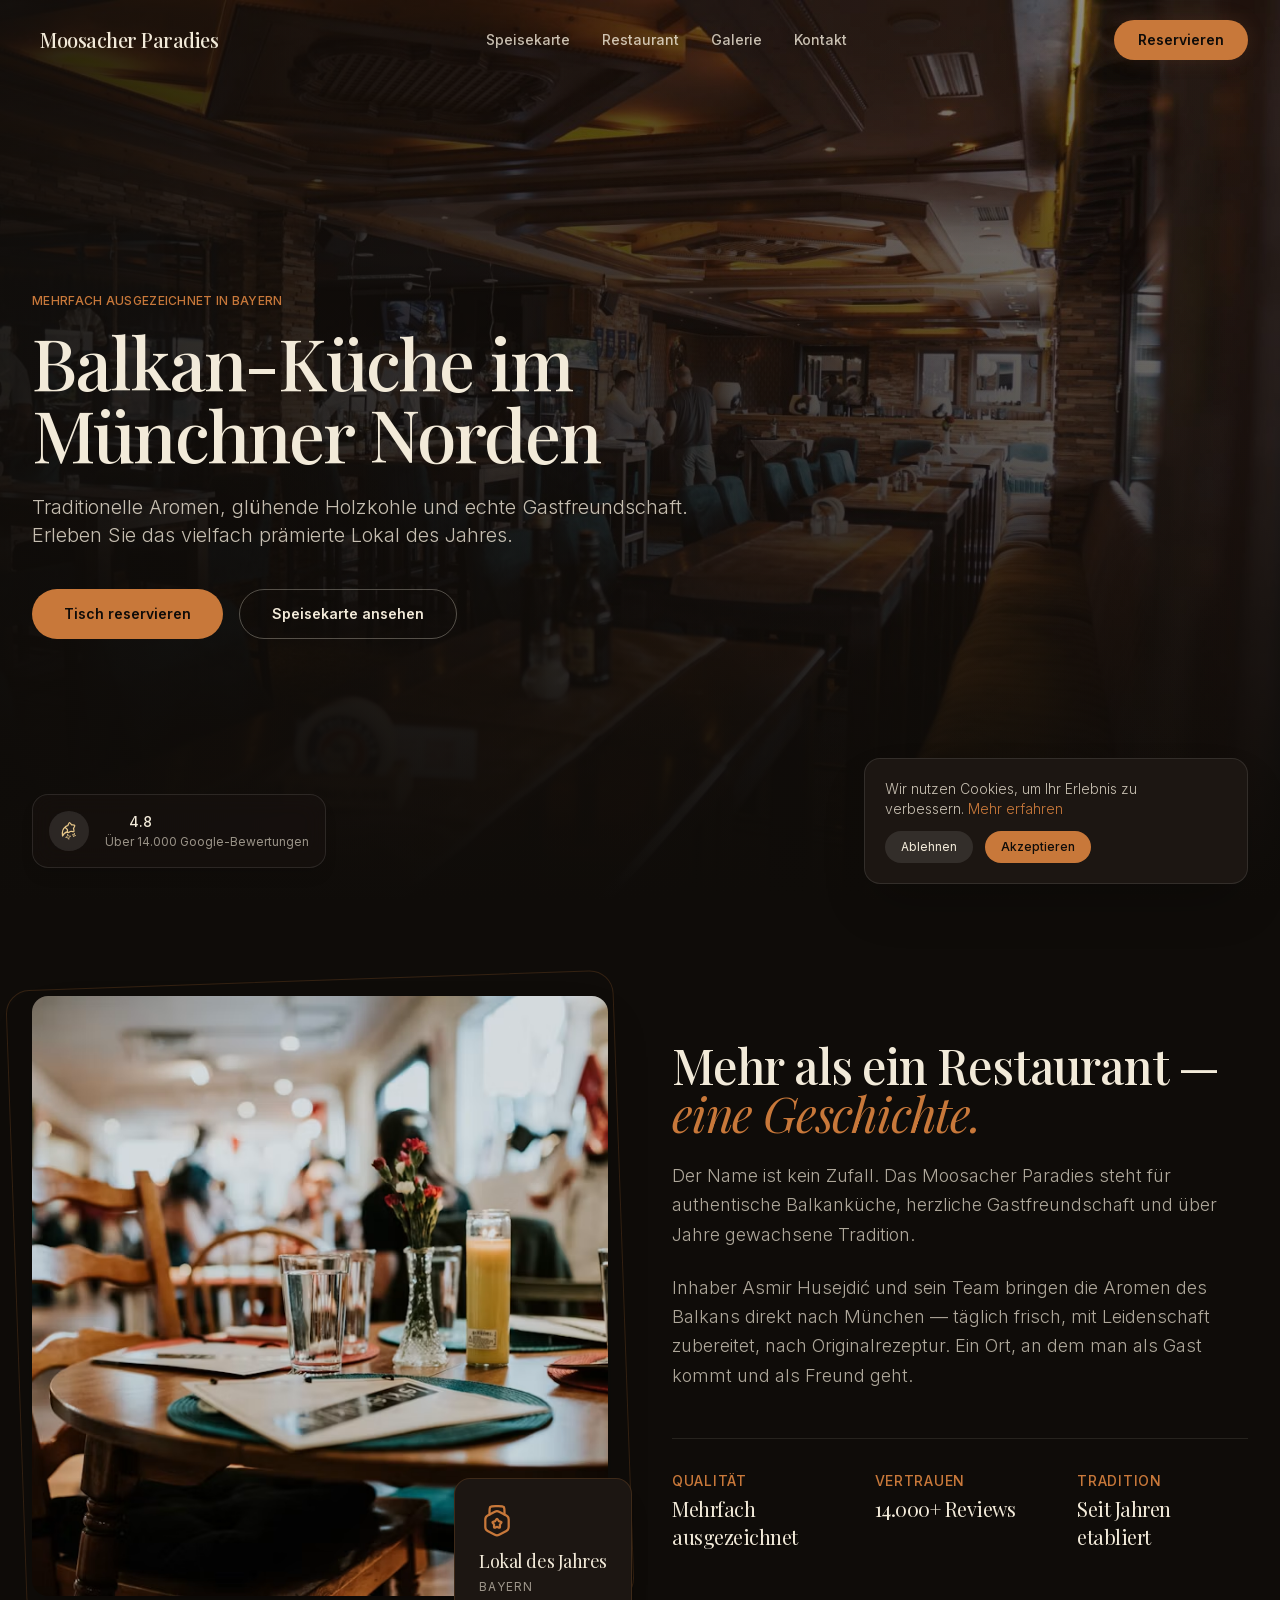
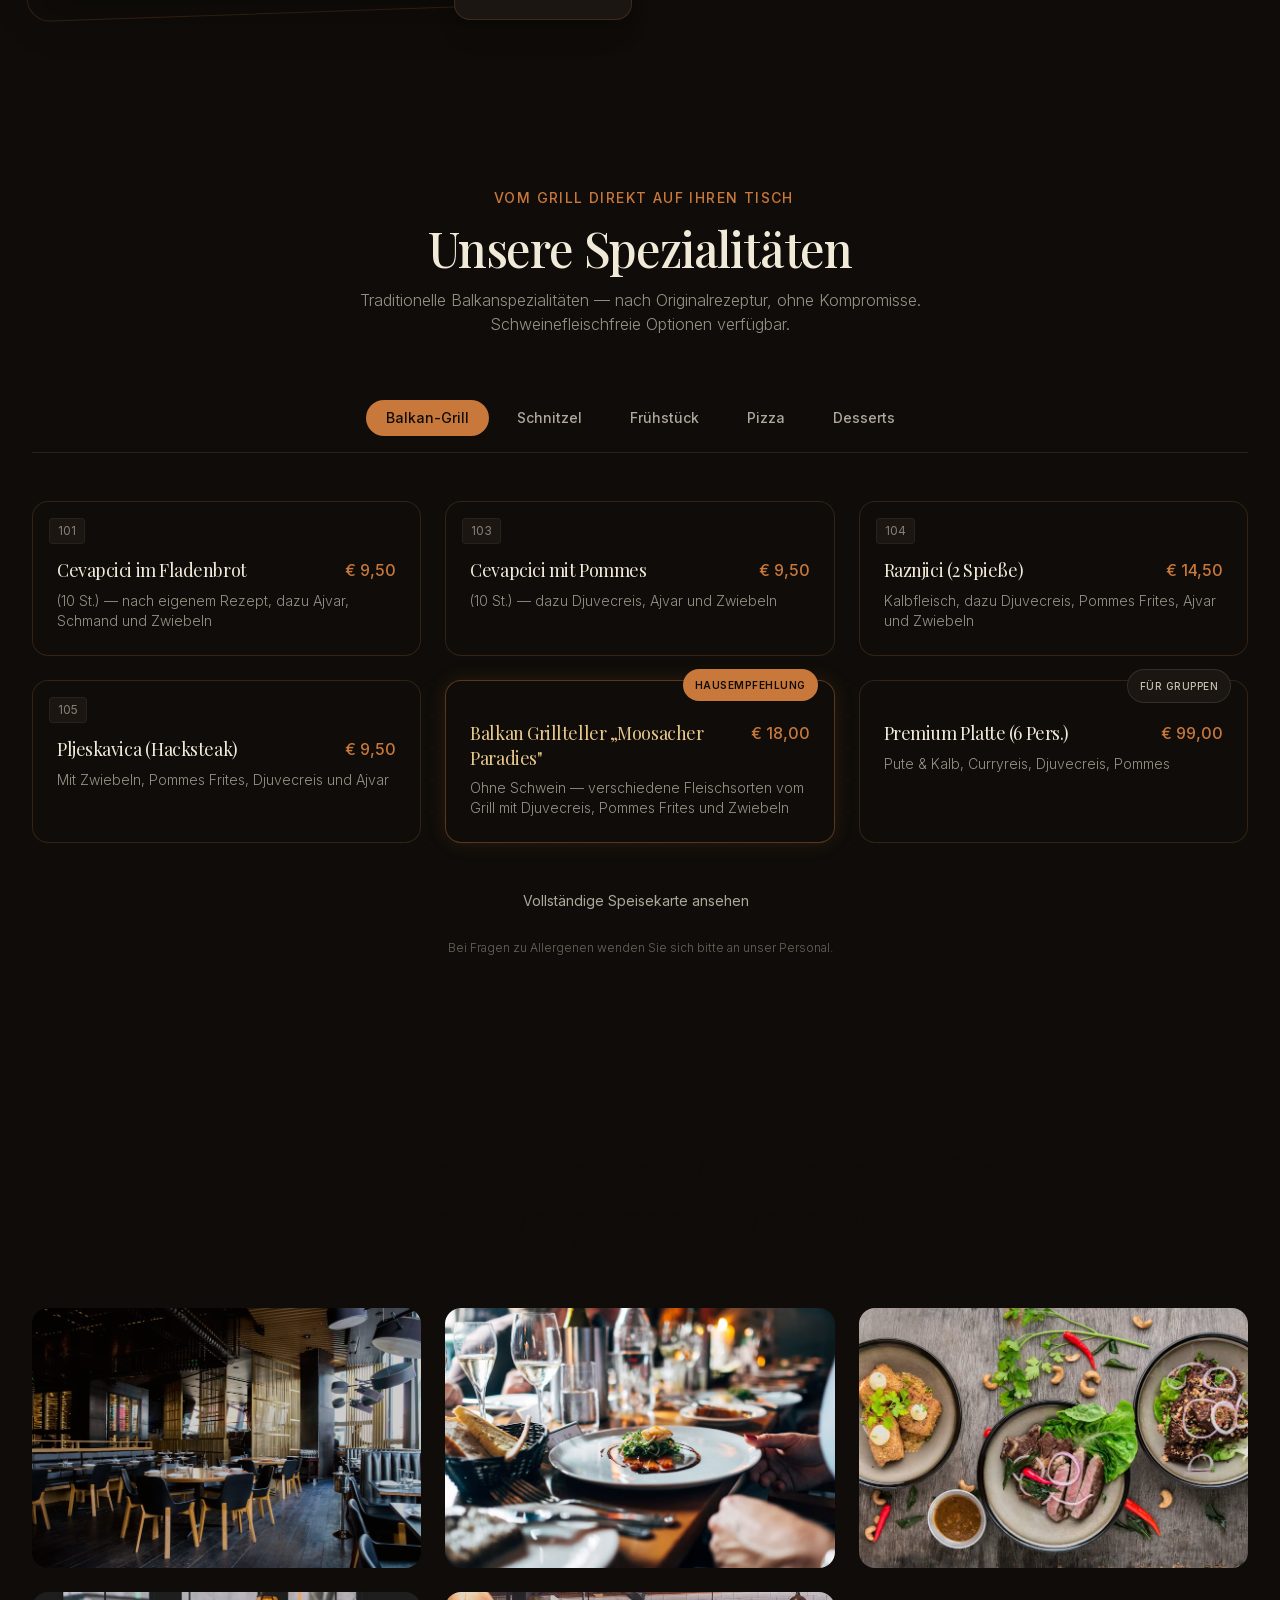
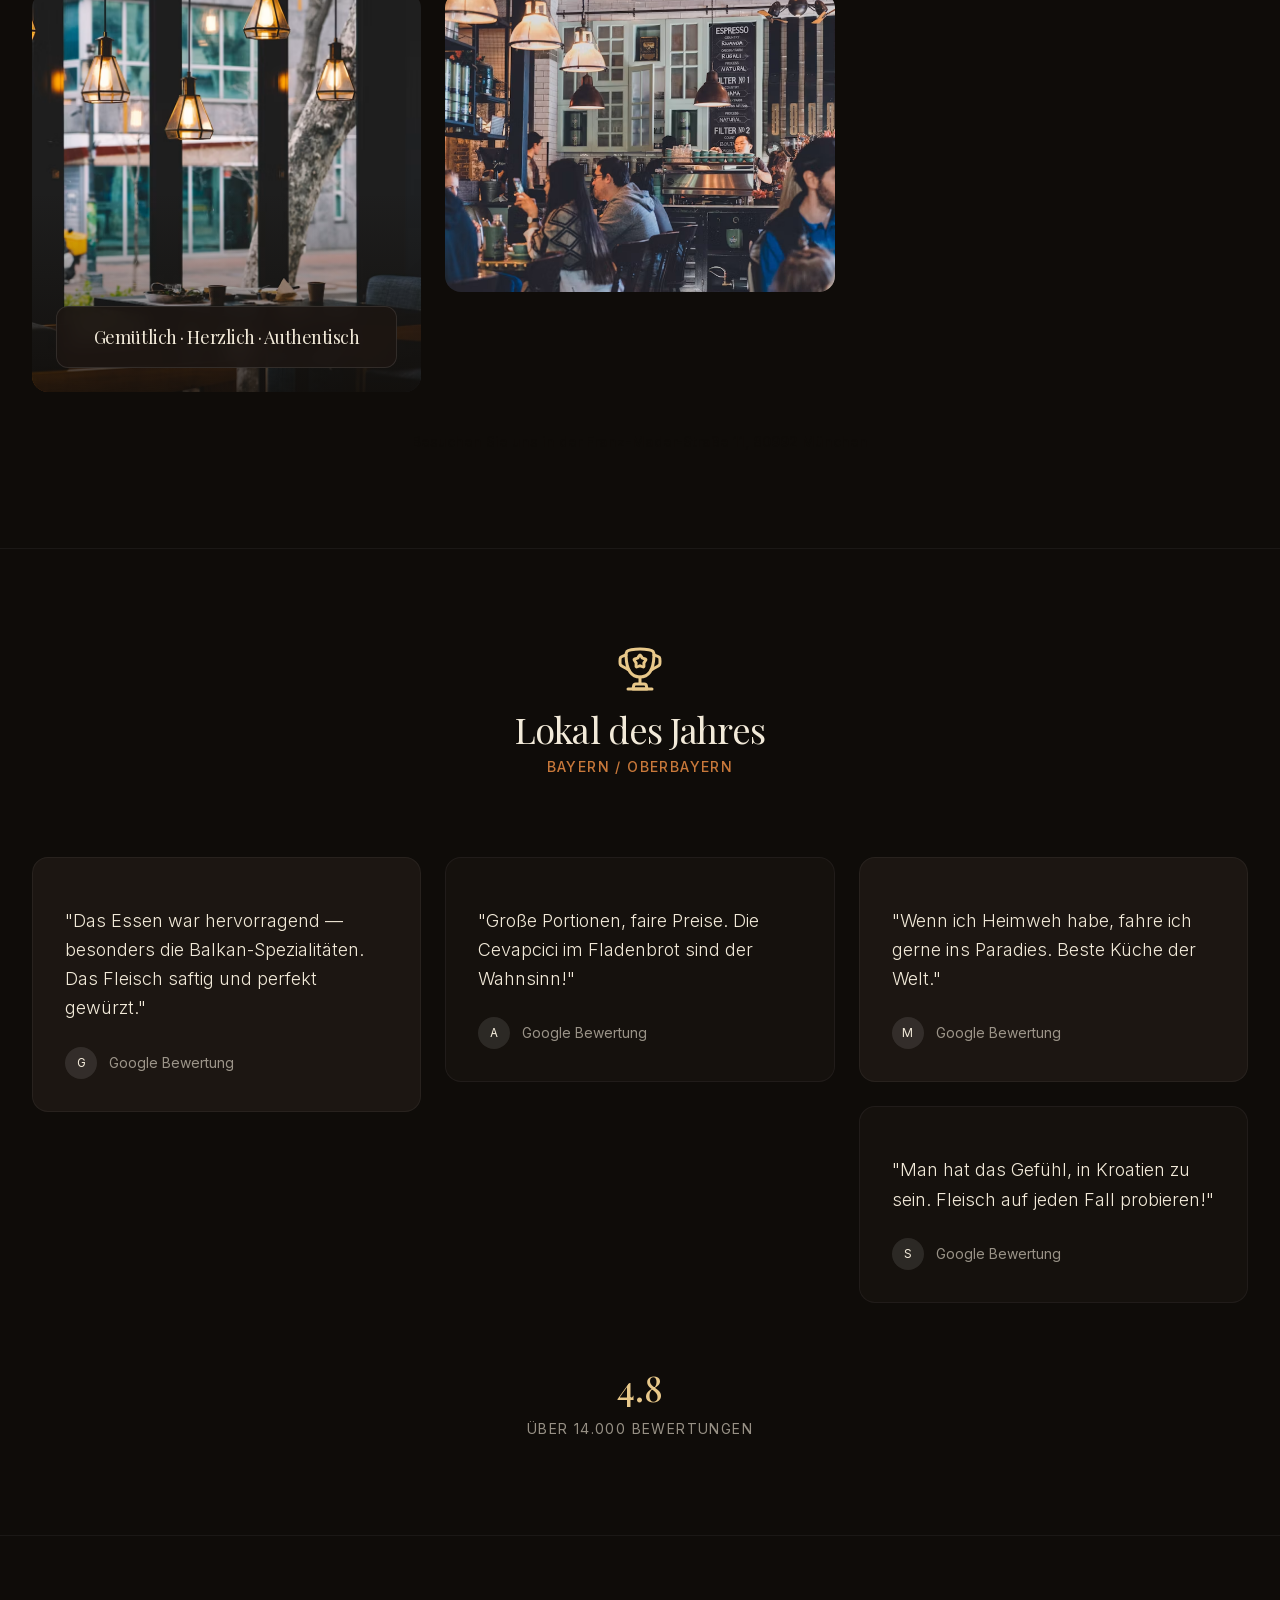
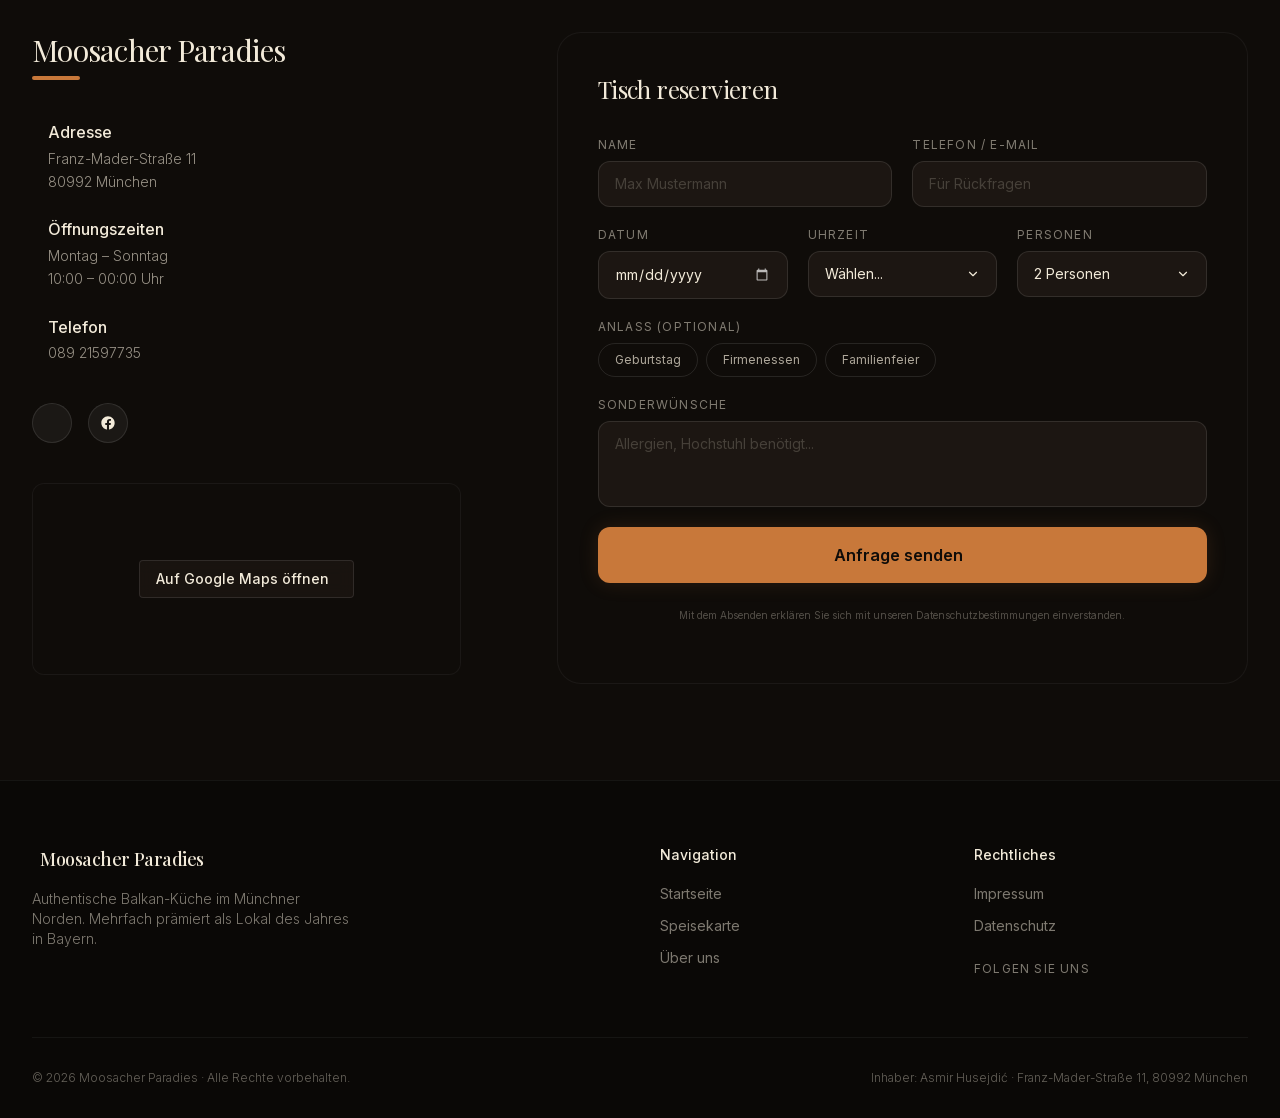
<file: templates/balkan-cuisine-80.aura.build/index.html>
<html class="scroll-smooth" data-aura-cms-state="ready" data-aura-runtime="ready" lang="de"><head><script data-offline-runtime="1">(function(){
var D = {"entries": [{"b": "W10=", "t": "application/json"}, {"b": "[base64]/[base64]/[base64]/[base64]/[base64]", "t": "application/json"}, {"b": "[base64]", "t": "application/json"}, {"b": "[base64]", "t": "application/json"}, {"b": "W3sicHJvamVjdF9pZCI6ImU3OGFmZjgyLWJmNzktNDNkYi1hYTBlLTQ3YjU2MDA4YzM3OSJ9XQ==", "t": "application/json"}, {"b": "[base64]", "t": "application/json"}, {"b": "[base64]", "t": "application/json"}, {"b": "[base64]", "t": "application/json"}, {"b": "[base64]", "t": "application/json"}, {"b": "[base64]", "t": "application/json"}, {"b": "[base64]", "t": "application/json"}, {"b": "[base64]", "t": "application/json"}, {"b": "[base64]", "t": "application/json"}, {"b": "[base64]", "t": "application/json"}], "keys": {"https://hoirqrkdgbmvpwutwuwj.supabase.co/rest/v1/shared_react_projects?select=*&slug=ilike.balkan-cuisine-80": 0, "https://hoirqrkdgbmvpwutwuwj.supabase.co/rest/v1/shared_react_projects": 0, "https://hoirqrkdgbmvpwutwuwj.supabase.co/rest/v1/rpc/get_public_shared_react_project_by_slug": 0, "https://hoirqrkdgbmvpwutwuwj.supabase.co/rest/v1/shared_react_projects?select=*&custom_domain=ilike.balkan-cuisine-80.aura.build": 0, "https://hoirqrkdgbmvpwutwuwj.supabase.co/rest/v1/rpc/get_public_shared_react_project_by_domain": 0, "https://hoirqrkdgbmvpwutwuwj.supabase.co/rest/v1/shared_react_projects?select=*&custom_domain=ilike.aura.build": 0, "https://hoirqrkdgbmvpwutwuwj.supabase.co/rest/v1/shared_code?select=*&slug=ilike.balkan-cuisine-80": 1, "https://hoirqrkdgbmvpwutwuwj.supabase.co/rest/v1/shared_code": 1, "https://hoirqrkdgbmvpwutwuwj.supabase.co/rest/v1/shared_code?select=slug%2Ccreated_at&user_id=eq.d983fb16-8316-4616-b418-8a62f243534d&order=created_at.desc": 2, "https://hoirqrkdgbmvpwutwuwj.supabase.co/rest/v1/public_author_profiles?select=id%2Cfull_name%2Cavatar_url%2Cbio%2Cslug%2Ccreated_at%2Cviews%2Cis_featured%2Cwebsite%2Clocation%2Cis_pro&id=in.%28d983fb16-8316-4616-b418-8a62f243534d%29": 3, "https://hoirqrkdgbmvpwutwuwj.supabase.co/rest/v1/public_author_profiles": 3, "https://hoirqrkdgbmvpwutwuwj.supabase.co/rest/v1/rpc/get_public_share_project_context": 4, "https://hoirqrkdgbmvpwutwuwj.supabase.co/rest/v1/shared_code?select=code%2Cprivate%2Cuser_id%2Cshare_source_code&slug=ilike.creative-agency-59": 5, "https://hoirqrkdgbmvpwutwuwj.supabase.co/rest/v1/rpc/get_public_project_chats_for_share": 6, "https://hoirqrkdgbmvpwutwuwj.supabase.co/rest/v1/projects?select=transition_type%2Ctransition_duration_ms%2Ctransition_easing%2Ctransition_distance_px&id=eq.e78aff82-bf79-43db-aa0e-47b56008c379": 0, "https://hoirqrkdgbmvpwutwuwj.supabase.co/rest/v1/projects": 0, "https://api.iconify.design/solar.json?icons=cup-star-linear": 7, "https://api.iconify.design/solar.json": 7, "https://api.iconify.design/solar.json?icons=arrow-right-linear": 8, "https://api.unisvg.com/solar.json?icons=alt-arrow-down-linear%2Cstar-bold": 9, "https://api.unisvg.com/solar.json": 9, "https://api.unisvg.com/solar.json?icons=star-fall-linear": 10, "https://api.unisvg.com/solar.json?icons=fire-linear%2Chamburger-menu-linear": 11, "https://api.unisvg.com/solar.json?icons=medal-star-linear": 12, "https://api.unisvg.com/solar.json?icons=camera-linear%2Ccheck-circle-linear%2Cclock-circle-linear%2Cclose-circle-linear%2Cglobal-linear%2Cmap-linear%2Cmap-point-linear%2Cphone-calling-linear": 13, "https://api.iconify.design/solar.json?icons=fire-linear%2Chamburger-menu-linear": 11, "https://api.iconify.design/solar.json?icons=medal-star-linear": 12, "https://api.iconify.design/solar.json?icons=star-fall-linear": 10, "https://api.iconify.design/solar.json?icons=alt-arrow-down-linear%2Cstar-bold": 9, "https://api.iconify.design/solar.json?icons=camera-linear%2Ccheck-circle-linear%2Cclock-circle-linear%2Cclose-circle-linear%2Cglobal-linear%2Cmap-linear%2Cmap-point-linear%2Cphone-calling-linear": 13}};
var E = D.entries, K = D.keys;
function entry(u){
  if (!u) return null;
  if (K[u] != null) return E[K[u]];
  try {
    var x = new URL(u, location.href);
    if (K[x.href] != null) return E[K[x.href]];
    var op = x.origin + x.pathname;
    if (K[op] != null) return E[K[op]];
  } catch(e){}
  return null;
}
function bytes(e){
  var s = atob(e.b), a = new Uint8Array(s.length);
  for (var i=0;i<s.length;i++) a[i] = s.charCodeAt(i);
  return a;
}
window.__offlineDataUri = function(u){
  var e = entry(u);
  return e ? ('data:' + e.t + ';base64,' + e.b) : null;
};
var _fetch = window.fetch;
if (_fetch) window.fetch = function(input, init){
  try {
    var u = (typeof input === 'string') ? input : (input && input.url);
    var e = entry(u);
    if (e) return Promise.resolve(new Response(bytes(e),
      { status:200, headers:{'Content-Type': e.t} }));
  } catch(err){}
  return _fetch.apply(this, arguments);
};
var _open = XMLHttpRequest.prototype.open;
XMLHttpRequest.prototype.open = function(m, u){
  try { this.__offUrl = u; } catch(e){}
  return _open.apply(this, arguments);
};
var _send = XMLHttpRequest.prototype.send;
XMLHttpRequest.prototype.send = function(){
  var e = entry(this.__offUrl);
  if (!e) return _send.apply(this, arguments);
  var self = this, txt = atob(e.b);
  setTimeout(function(){
    try {
      Object.defineProperty(self,'readyState',{value:4,configurable:true});
      Object.defineProperty(self,'status',{value:200,configurable:true});
      Object.defineProperty(self,'responseText',{value:txt,configurable:true});
      Object.defineProperty(self,'response',{value:txt,configurable:true});
    } catch(err){}
    if (typeof self.onreadystatechange === 'function') self.onreadystatechange();
    if (typeof self.onload === 'function') self.onload();
  }, 0);
};
})();</script><script data-offline-resolve="1">(function(){
var ASSET_MAP = {"https://balkan-cuisine-80.aura.build/": "assets/9d7ef5f721525daa_file.html", "https://fonts.googleapis.com/css2?family=Inter:wght@300;400;500;600;700&display=swap": "assets/f32c4a47e91d6996_css2.css", "https://cdn.jsdelivr.net/npm/iconify-icon@2.1.0/dist/iconify-icon.min.js": "assets/758d94838db0cafd_iconify-icon.min.js", "https://balkan-cuisine-80.aura.build/assets/index-o3Ywettx.css": "assets/7aaa108d9d0ee33a_index-o3Ywettx.css", "https://balkan-cuisine-80.aura.build/assets/index-Bxe5UxxL.js": "assets/index-Bxe5UxxL.js", "https://balkan-cuisine-80.aura.build/assets/tabs-ddMVdrFb.js": "assets/tabs-ddMVdrFb.js", "https://balkan-cuisine-80.aura.build/assets/target-DWPiFWyc.js": "assets/target-DWPiFWyc.js", "https://balkan-cuisine-80.aura.build/assets/select-DvpOjx2x.js": "assets/select-DvpOjx2x.js", "https://balkan-cuisine-80.aura.build/assets/iconBase-L1goEPaf.js": "assets/iconBase-L1goEPaf.js", "https://balkan-cuisine-80.aura.build/assets/copy-CSUlW6x8.js": "assets/copy-CSUlW6x8.js", "https://balkan-cuisine-80.aura.build/assets/lock-SVM04bCE.js": "assets/lock-SVM04bCE.js", "https://balkan-cuisine-80.aura.build/assets/supabaseTokenFirewall-CAOJGLg6.js": "assets/supabaseTokenFirewall-CAOJGLg6.js", "https://balkan-cuisine-80.aura.build/assets/checkbox-UDtkuz0Q.js": "assets/checkbox-UDtkuz0Q.js", "https://balkan-cuisine-80.aura.build/assets/cmsLoopUtils-B-1yj7VT.js": "assets/cmsLoopUtils-B-1yj7VT.js", "https://balkan-cuisine-80.aura.build/assets/reactCmsRuntime-DJx9dyyb.js": "assets/reactCmsRuntime-DJx9dyyb.js", "https://balkan-cuisine-80.aura.build/assets/index-C52djYjF.js": "assets/index-C52djYjF.js", "https://balkan-cuisine-80.aura.build/assets/avatar-CRpw6BRt.js": "assets/avatar-CRpw6BRt.js", "https://balkan-cuisine-80.aura.build/assets/reactProjectPages-oL-ViPrD.js": "assets/reactProjectPages-oL-ViPrD.js", "https://balkan-cuisine-80.aura.build/assets/index-BdQq_4o_.js": "assets/index-BdQq_4o_.js", "https://balkan-cuisine-80.aura.build/assets/RemixPopover-DUxbOeFU.js": "assets/RemixPopover-DUxbOeFU.js", "https://balkan-cuisine-80.aura.build/assets/bookmark-B3o17EcC.js": "assets/bookmark-B3o17EcC.js", "https://balkan-cuisine-80.aura.build/assets/htmlToReactConversion-33TXaFuQ.js": "assets/htmlToReactConversion-33TXaFuQ.js", "https://balkan-cuisine-80.aura.build/assets/index-CQTok2Mq.js": "assets/index-CQTok2Mq.js", "https://balkan-cuisine-80.aura.build/assets/PublicSharedSiteResolver-Df6TfjGR.js": "assets/PublicSharedSiteResolver-Df6TfjGR.js", "https://balkan-cuisine-80.aura.build/assets/TemplateArtifactsService-CZcpNFTR.js": "assets/TemplateArtifactsService-CZcpNFTR.js", "https://balkan-cuisine-80.aura.build/assets/previewFrameSizes-DbqEjwpB.js": "assets/previewFrameSizes-DbqEjwpB.js", "https://balkan-cuisine-80.aura.build/assets/ScreenCapture-CZ8cj8gt.js": "assets/ScreenCapture-CZ8cj8gt.js", "https://balkan-cuisine-80.aura.build/assets/undo-2-xdvkhoOu.js": "assets/undo-2-xdvkhoOu.js", "https://balkan-cuisine-80.aura.build/assets/reactLocalPreviewSupport-CrKYDiAb.js": "assets/reactLocalPreviewSupport-CrKYDiAb.js", "https://balkan-cuisine-80.aura.build/assets/sandpackUtils-Dlcl8Rou.js": "assets/sandpackUtils-Dlcl8Rou.js", "https://balkan-cuisine-80.aura.build/assets/reactPreviewFiles-dS6aP0GR.js": "assets/reactPreviewFiles-dS6aP0GR.js", "https://balkan-cuisine-80.aura.build/assets/camera-FVrSTJFe.js": "assets/camera-FVrSTJFe.js", "https://balkan-cuisine-80.aura.build/assets/iframeTransitions-Cff-O-BZ.js": "assets/iframeTransitions-Cff-O-BZ.js", "https://balkan-cuisine-80.aura.build/assets/save-D0tnjXIv.js": "assets/save-D0tnjXIv.js", "https://balkan-cuisine-80.aura.build/assets/cloud-upload-DDUKrx7o.js": "assets/cloud-upload-DDUKrx7o.js", "https://balkan-cuisine-80.aura.build/assets/shuffle-C9zSvbLY.js": "assets/shuffle-C9zSvbLY.js", "https://balkan-cuisine-80.aura.build/assets/reactProjectRepair-D1pqtf0Z.js": "assets/reactProjectRepair-D1pqtf0Z.js", "https://balkan-cuisine-80.aura.build/assets/CustomPreviewContainer-CMiytK2m.js": "assets/CustomPreviewContainer-CMiytK2m.js", "https://balkan-cuisine-80.aura.build/assets/reactPublishing-BHz7Q8b0.js": "assets/reactPublishing-BHz7Q8b0.js", "https://balkan-cuisine-80.aura.build/assets/PublishedReactArtifactPreview-DPruaDG7.js": "assets/PublishedReactArtifactPreview-DPruaDG7.js", "https://balkan-cuisine-80.aura.build/assets/reactSourceValidation-BtIrddmc.js": "assets/reactSourceValidation-BtIrddmc.js", "https://balkan-cuisine-80.aura.build/assets/prism-CXiIl519.js": "assets/prism-CXiIl519.js", "https://balkan-cuisine-80.aura.build/assets/SandpackContainer-DnMQBoSf.js": "assets/SandpackContainer-DnMQBoSf.js", "https://hoirqrkdgbmvpwutwuwj.supabase.co/rest/v1/shared_react_projects?select=*&slug=ilike.balkan-cuisine-80": "assets/4f53cda18c2baa0c_shared_react_projects.json", "https://hoirqrkdgbmvpwutwuwj.supabase.co/rest/v1/rpc/get_public_shared_react_project_by_slug": "assets/4f53cda18c2baa0c_shared_react_projects.json", "https://hoirqrkdgbmvpwutwuwj.supabase.co/rest/v1/shared_react_projects?select=*&custom_domain=ilike.balkan-cuisine-80.aura.build": "assets/4f53cda18c2baa0c_shared_react_projects.json", "https://hoirqrkdgbmvpwutwuwj.supabase.co/rest/v1/rpc/get_public_shared_react_project_by_domain": "assets/4f53cda18c2baa0c_shared_react_projects.json", "https://hoirqrkdgbmvpwutwuwj.supabase.co/rest/v1/shared_react_projects?select=*&custom_domain=ilike.aura.build": "assets/4f53cda18c2baa0c_shared_react_projects.json", "https://hoirqrkdgbmvpwutwuwj.supabase.co/rest/v1/shared_code?select=*&slug=ilike.balkan-cuisine-80": "assets/f8a69ceba74f0a98_shared_code.json", "https://hoirqrkdgbmvpwutwuwj.supabase.co/rest/v1/shared_code?select=slug%2Ccreated_at&user_id=eq.d983fb16-8316-4616-b418-8a62f243534d&order=created_at.desc": "assets/7ff362cc94024e73_shared_code.json", "https://hoirqrkdgbmvpwutwuwj.supabase.co/rest/v1/public_author_profiles?select=id%2Cfull_name%2Cavatar_url%2Cbio%2Cslug%2Ccreated_at%2Cviews%2Cis_featured%2Cwebsite%2Clocation%2Cis_pro&id=in.%28d983fb16-8316-4616-b418-8a62f243534d%29": "assets/f7b1c68087656b6e_public_author_profiles.json", "https://fonts.gstatic.com/s/inter/v20/UcC73FwrK3iLTeHuS_nVMrMxCp50SjIa1ZL7W0Q5nw.woff2": "assets/c940764593d0fe5d_UcC73FwrK3iLTeHuS_nVMrMxCp50Sj.woff2", "https://balkan-cuisine-80.aura.build/logo-aura-gray.svg": "assets/23a9f32ff7d46956_logo-aura-gray.svg", "https://images.unsplash.com/photo-1544148103-0773bf10d330?q=80&w=1000&auto=format&fit=crop": "assets/a094dbd66df5f848_photo-1544148103-0773bf10d330.avif", "https://fonts.googleapis.com/css2?family=Inter:wght@300;400;500;600&family=Playfair+Display:ital,wght@0,400;0,500;0,600;1,400&display=swap": "assets/db2a69d76cd2fe60_css2.css", "https://images.unsplash.com/photo-1517248135467-4c7edcad34c4?q=80&w=800&auto=format&fit=crop": "assets/970d7928f8092b91_photo-1517248135467-4c7edcad34.avif", "https://images.unsplash.com/photo-1554679665-f5537f187268?q=80&w=800&auto=format&fit=crop": "assets/e0012768de18bab6_photo-1554679665-f5537f187268.avif", "https://images.unsplash.com/photo-1414235077428-338989a2e8c0?q=80&w=800&auto=format&fit=crop": "assets/138ba84fb11fbfc1_photo-1414235077428-338989a2e8.avif", "https://cdn.tailwindcss.com/3.4.17": "assets/176e894661aa9cdc_3.4.17", "https://hoirqrkdgbmvpwutwuwj.supabase.co/rest/v1/rpc/get_public_share_project_context": "assets/8d7c3c0c0877b2f2_get_public_share_project_conte.json", "https://hoirqrkdgbmvpwutwuwj.supabase.co/rest/v1/shared_code?select=code%2Cprivate%2Cuser_id%2Cshare_source_code&slug=ilike.creative-agency-59": "assets/97b64638a20df639_shared_code.json", "https://hoirqrkdgbmvpwutwuwj.supabase.co/rest/v1/rpc/get_public_project_chats_for_share": "assets/818d1e65fc065f16_get_public_project_chats_for_s.json", "https://hoirqrkdgbmvpwutwuwj.supabase.co/rest/v1/projects?select=transition_type%2Ctransition_duration_ms%2Ctransition_easing%2Ctransition_distance_px&id=eq.e78aff82-bf79-43db-aa0e-47b56008c379": "assets/4f53cda18c2baa0c_shared_react_projects.json", "https://www.moosacherparadies.de/app/uploads/slider/cache/ed0487524881b0bc9d028e8c3ae33b90/DSC01722_5-scaled.jpg?w=800&q=80": "assets/344cce025445f33c_DSC01722_5-scaled.jpg", "https://images.unsplash.com/photo-1525610553991-2bede1a236e2?q=80&w=800&auto=format&fit=crop": "assets/9cdc9291dda928eb_photo-1525610553991-2bede1a236.avif", "https://images.unsplash.com/photo-1504674900247-0877df9cc836?q=80&w=800&auto=format&fit=crop": "assets/2fbd4d8ead28722c_photo-1504674900247-0877df9cc8.avif", "https://hoirqrkdgbmvpwutwuwj.supabase.co/storage/v1/object/public/preview-images/balkan-cuisine-80.png": "assets/e1c096d6528e349f_balkan-cuisine-80.png", "https://code.iconify.design/iconify-icon/1.0.7/iconify-icon.min.js": "assets/851bed7af266f96a_iconify-icon.min.js", "https://fonts.gstatic.com/s/playfairdisplay/v40/nuFiD-vYSZviVYUb_rj3ij__anPXDTzYgEM86xQ.woff2": "assets/5d91eb5d522a0308_nuFiD-vYSZviVYUb_rj3ij__anPXDT.woff2", "https://fonts.gstatic.com/s/playfairdisplay/v40/nuFRD-vYSZviVYUb_rj3ij__anPXDTnCjmHKM4nYO7KN_qiTXtHA-X-uE0qEEw.woff2": "assets/ce3932af6f6a6c73_nuFRD-vYSZviVYUb_rj3ij__anPXDT.woff2", "https://fonts.gstatic.com/s/inter/v20/UcC73FwrK3iLTeHuS_nVMrMxCp50SjIa25L7W0Q5n-wU.woff2": "assets/a28eb6d3ccb534ae_UcC73FwrK3iLTeHuS_nVMrMxCp50Sj.woff2", "https://images.unsplash.com/photo-1524661135-423995f22d0b?q=80&w=800&auto=format&fit=crop": "assets/a4bb0ac812e3b4d9_photo-1524661135-423995f22d0b.avif", "https://api.iconify.design/solar.json?icons=cup-star-linear": "assets/ea4802bdf1a4ac36_solar.json", "https://api.iconify.design/solar.json?icons=arrow-right-linear": "assets/cfea763602271857_solar.json", "https://api.unisvg.com/solar.json?icons=alt-arrow-down-linear%2Cstar-bold": "assets/cf7545bb0c594ee9_solar.json", "https://api.unisvg.com/solar.json?icons=star-fall-linear": "assets/88ac326dbf39e00f_solar.json", "https://api.unisvg.com/solar.json?icons=fire-linear%2Chamburger-menu-linear": "assets/8e247a7ec83279e0_solar.json", "https://api.unisvg.com/solar.json?icons=medal-star-linear": "assets/6dae1639d64a039e_solar.json", "https://api.unisvg.com/solar.json?icons=camera-linear%2Ccheck-circle-linear%2Cclock-circle-linear%2Cclose-circle-linear%2Cglobal-linear%2Cmap-linear%2Cmap-point-linear%2Cphone-calling-linear": "assets/998fb5e2a69a29cc_solar.json", "https://api.iconify.design/solar.json?icons=fire-linear%2Chamburger-menu-linear": "assets/8e247a7ec83279e0_solar.json", "https://api.iconify.design/solar.json?icons=medal-star-linear": "assets/6dae1639d64a039e_solar.json", "https://api.iconify.design/solar.json?icons=star-fall-linear": "assets/88ac326dbf39e00f_solar.json", "https://api.iconify.design/solar.json?icons=alt-arrow-down-linear%2Cstar-bold": "assets/cf7545bb0c594ee9_solar.json", "https://api.iconify.design/solar.json?icons=camera-linear%2Ccheck-circle-linear%2Cclock-circle-linear%2Cclose-circle-linear%2Cglobal-linear%2Cmap-linear%2Cmap-point-linear%2Cphone-calling-linear": "assets/998fb5e2a69a29cc_solar.json", "https://cdn.tailwindcss.com": "assets/176e894661aa9cdc_3.4.17", "https://balkan-cuisine-80.aura.build/assets/typescript-B9ykjF8s.js": "assets/typescript-B9ykjF8s.js", "https://balkan-cuisine-80.aura.build/assets/index-De-WYgkm.js": "assets/index-De-WYgkm.js", "https://balkan-cuisine-80.aura.build/assets/index-CZTnAyAy.js": "assets/index-CZTnAyAy.js", "https://balkan-cuisine-80.aura.build/assets/App.js": "assets/App.js", "https://balkan-cuisine-80.aura.build/assets/consoleHook-59e792cb-kzULKBP4.js": "assets/consoleHook-59e792cb-kzULKBP4.js", "https://balkan-cuisine-80.aura.build/assets/index-599aeaf7-BP4yNqbw.js": "assets/index-599aeaf7-BP4yNqbw.js", "https://balkan-cuisine-80.aura.build/assets/base-80a1f760-B6k-skmo.js": "assets/base-80a1f760-B6k-skmo.js", "https://balkan-cuisine-80.aura.build/assets/wand-sparkles-Bp72qGJ1.js": "assets/wand-sparkles-Bp72qGJ1.js", "https://balkan-cuisine-80.aura.build/assets/CodeBrailleLoader-C8tKm7Dp.js": "assets/CodeBrailleLoader-C8tKm7Dp.js", "https://balkan-cuisine-80.aura.build/assets/trash-2-Bzqcsolz.js": "assets/trash-2-Bzqcsolz.js", "https://balkan-cuisine-80.aura.build/assets/Assets-gU26V0I4.js": "assets/Assets-gU26V0I4.js", "https://balkan-cuisine-80.aura.build/assets/codeSessionPreviewConfig-OcFJMR6t.js": "assets/codeSessionPreviewConfig-OcFJMR6t.js", "https://balkan-cuisine-80.aura.build/assets/layout-grid-DPnAcefk.js": "assets/layout-grid-DPnAcefk.js", "https://balkan-cuisine-80.aura.build/assets/shield-check-rrIFhAjJ.js": "assets/shield-check-rrIFhAjJ.js", "https://balkan-cuisine-80.aura.build/assets/file-text-6-tWjQvq.js": "assets/file-text-6-tWjQvq.js", "https://balkan-cuisine-80.aura.build/assets/CanvasReactPreviewSurface-7PEp2qqo.js": "assets/CanvasReactPreviewSurface-7PEp2qqo.js", "https://balkan-cuisine-80.aura.build/assets/html2canvas.esm-CBrSDip1.js": "assets/html2canvas.esm-CBrSDip1.js", "https://balkan-cuisine-80.aura.build/assets/codeImportService-CCRPsplo.js": "assets/codeImportService-CCRPsplo.js", "https://balkan-cuisine-80.aura.build/assets/videoGenerationModels-Dt-xiEaS.js": "assets/videoGenerationModels-Dt-xiEaS.js", "https://balkan-cuisine-80.aura.build/assets/SearchLandingPage-DTqKhNfM.js": "assets/SearchLandingPage-DTqKhNfM.js", "https://balkan-cuisine-80.aura.build/assets/googleAds-CHdBmgca.js": "assets/googleAds-CHdBmgca.js", "https://balkan-cuisine-80.aura.build/assets/list-plus-BxTqdhIm.js": "assets/list-plus-BxTqdhIm.js", "https://balkan-cuisine-80.aura.build/assets/ReasoningLoader-C93qVGUc.js": "assets/ReasoningLoader-C93qVGUc.js", "https://balkan-cuisine-80.aura.build/assets/TemplateAnalytics-BwNoBFf6.js": "assets/TemplateAnalytics-BwNoBFf6.js", "https://balkan-cuisine-80.aura.build/assets/ManageLogsModal-CjQyDgM9.js": "assets/ManageLogsModal-CjQyDgM9.js", "https://balkan-cuisine-80.aura.build/assets/unplug-B89SUBDY.js": "assets/unplug-B89SUBDY.js", "https://balkan-cuisine-80.aura.build/assets/useAdminModalAccess-CvZ8rHG_.js": "assets/useAdminModalAccess-CvZ8rHG_.js", "https://balkan-cuisine-80.aura.build/assets/trending-up-D3t_Ge7S.js": "assets/trending-up-D3t_Ge7S.js", "https://balkan-cuisine-80.aura.build/assets/DesignSystems-X2faP43D.js": "assets/DesignSystems-X2faP43D.js", "https://balkan-cuisine-80.aura.build/assets/Code-DAs46l4F.js": "assets/Code-DAs46l4F.js", "https://balkan-cuisine-80.aura.build/assets/canvasWorkspaceService-DPnYFC20.js": "assets/canvasWorkspaceService-DPnYFC20.js", "https://balkan-cuisine-80.aura.build/assets/User-ycBf180W.js": "assets/User-ycBf180W.js", "https://balkan-cuisine-80.aura.build/assets/workflow-Cc4ilQxU.js": "assets/workflow-Cc4ilQxU.js", "https://balkan-cuisine-80.aura.build/assets/UserProfileMenu-C900xSDl.js": "assets/UserProfileMenu-C900xSDl.js", "https://balkan-cuisine-80.aura.build/assets/CMSPage-CA88WLMc.js": "assets/CMSPage-CA88WLMc.js", "https://balkan-cuisine-80.aura.build/assets/canvasReviewService-C6quQY1M.js": "assets/canvasReviewService-C6quQY1M.js", "https://balkan-cuisine-80.aura.build/assets/SelectionImages-CZEMLL4P.js": "assets/SelectionImages-CZEMLL4P.js", "https://balkan-cuisine-80.aura.build/assets/pause-28wAHvDk.js": "assets/pause-28wAHvDk.js", "https://balkan-cuisine-80.aura.build/assets/message-circle--qv09mYw.js": "assets/message-circle--qv09mYw.js", "https://balkan-cuisine-80.aura.build/assets/heart-Cuk52Cgx.js": "assets/heart-Cuk52Cgx.js", "https://balkan-cuisine-80.aura.build/assets/GenerateImagePopover-Da1I07mH.js": "assets/GenerateImagePopover-Da1I07mH.js", "https://balkan-cuisine-80.aura.build/assets/AuraComparison-CPFb1G-k.js": "assets/AuraComparison-CPFb1G-k.js", "https://balkan-cuisine-80.aura.build/assets/type-Cwy8aUV4.js": "assets/type-Cwy8aUV4.js", "https://balkan-cuisine-80.aura.build/assets/AssetsModal-DLJsXeHH.js": "assets/AssetsModal-DLJsXeHH.js", "https://balkan-cuisine-80.aura.build/assets/boxes-CaCspVSA.js": "assets/boxes-CaCspVSA.js", "https://balkan-cuisine-80.aura.build/assets/download-BWQxQDbX.js": "assets/download-BWQxQDbX.js", "https://balkan-cuisine-80.aura.build/assets/TeamModal-DbUx7-EF.js": "assets/TeamModal-DbUx7-EF.js", "https://balkan-cuisine-80.aura.build/assets/search-CA4VKbGv.js": "assets/search-CA4VKbGv.js", "https://balkan-cuisine-80.aura.build/assets/usePurchase-LybSYAjl.js": "assets/usePurchase-LybSYAjl.js", "https://balkan-cuisine-80.aura.build/assets/CodeBlockDisplay-BsFlwSDs.js": "assets/CodeBlockDisplay-BsFlwSDs.js", "https://balkan-cuisine-80.aura.build/assets/DesignSystemsService-DZOujume.js": "assets/DesignSystemsService-DZOujume.js", "https://balkan-cuisine-80.aura.build/assets/Affiliates-CnsJ_Z39.js": "assets/Affiliates-CnsJ_Z39.js", "https://balkan-cuisine-80.aura.build/assets/SellTemplates-C22YL4WH.js": "assets/SellTemplates-C22YL4WH.js", "https://balkan-cuisine-80.aura.build/assets/user-check-B0aZs2Ne.js": "assets/user-check-B0aZs2Ne.js", "https://balkan-cuisine-80.aura.build/assets/tablet-smartphone-DD3S0bXf.js": "assets/tablet-smartphone-DD3S0bXf.js", "https://balkan-cuisine-80.aura.build/assets/colorUtils-JuwdntXj.js": "assets/colorUtils-JuwdntXj.js", "https://balkan-cuisine-80.aura.build/assets/Skills-k5fywAGr.js": "assets/Skills-k5fywAGr.js", "https://balkan-cuisine-80.aura.build/assets/alert-dialog-D_Vhjok2.js": "assets/alert-dialog-D_Vhjok2.js", "https://balkan-cuisine-80.aura.build/assets/sun-moon-DvuG1r8p.js": "assets/sun-moon-DvuG1r8p.js", "https://balkan-cuisine-80.aura.build/assets/chart-column-Cbtrjllk.js": "assets/chart-column-Cbtrjllk.js", "https://balkan-cuisine-80.aura.build/assets/AuthCallback-B85Nbhjo.js": "assets/AuthCallback-B85Nbhjo.js", "https://balkan-cuisine-80.aura.build/assets/fileTreeUtils-Bft_4wWt.js": "assets/fileTreeUtils-Bft_4wWt.js", "https://balkan-cuisine-80.aura.build/assets/Return-D626iqQ-.js": "assets/Return-D626iqQ-.js", "https://balkan-cuisine-80.aura.build/assets/gauge--UME8Hic.js": "assets/gauge--UME8Hic.js", "https://balkan-cuisine-80.aura.build/assets/BillingToggle-CXPiwOet.js": "assets/BillingToggle-CXPiwOet.js", "https://balkan-cuisine-80.aura.build/assets/pen-line-B2D3FIMZ.js": "assets/pen-line-B2D3FIMZ.js", "https://balkan-cuisine-80.aura.build/assets/componentCenteringUtils-D5WdjxUy.js": "assets/componentCenteringUtils-D5WdjxUy.js", "https://balkan-cuisine-80.aura.build/assets/DesignSystemEditorModal-Bh3iudn9.js": "assets/DesignSystemEditorModal-Bh3iudn9.js", "https://balkan-cuisine-80.aura.build/assets/shield-alert-BgEaqSVP.js": "assets/shield-alert-BgEaqSVP.js", "https://balkan-cuisine-80.aura.build/assets/githubUtils-hosqJxwR.js": "assets/githubUtils-hosqJxwR.js", "https://balkan-cuisine-80.aura.build/assets/card-kXsdoRud.js": "assets/card-kXsdoRud.js", "https://balkan-cuisine-80.aura.build/assets/credit-card-s3ukLJf0.js": "assets/credit-card-s3ukLJf0.js", "https://balkan-cuisine-80.aura.build/assets/turtle-XqU_CpYT.js": "assets/turtle-XqU_CpYT.js", "https://balkan-cuisine-80.aura.build/assets/hash-CCcvfGSw.js": "assets/hash-CCcvfGSw.js", "https://balkan-cuisine-80.aura.build/assets/html-mRJOnki9.js": "assets/html-mRJOnki9.js", "https://balkan-cuisine-80.aura.build/assets/CanvasPreview-CGTAVppX.js": "assets/CanvasPreview-CGTAVppX.js", "https://balkan-cuisine-80.aura.build/assets/code-xml-_oGBxsZE.js": "assets/code-xml-_oGBxsZE.js", "https://balkan-cuisine-80.aura.build/assets/upload-Ddt_Rpgk.js": "assets/upload-Ddt_Rpgk.js", "https://balkan-cuisine-80.aura.build/assets/gradientTextFix-DrCMmlC8.js": "assets/gradientTextFix-DrCMmlC8.js", "https://balkan-cuisine-80.aura.build/assets/house-A8Qedy7V.js": "assets/house-A8Qedy7V.js", "https://balkan-cuisine-80.aura.build/assets/tablet-CEpgCh7o.js": "assets/tablet-CEpgCh7o.js", "https://balkan-cuisine-80.aura.build/assets/ProjectRevision-BsOjqxab.js": "assets/ProjectRevision-BsOjqxab.js", "https://balkan-cuisine-80.aura.build/assets/file-code-2-C3BxNGqq.js": "assets/file-code-2-C3BxNGqq.js", "https://balkan-cuisine-80.aura.build/assets/textarea-m5ONLPXv.js": "assets/textarea-m5ONLPXv.js", "https://balkan-cuisine-80.aura.build/assets/info-BzGTwUq1.js": "assets/info-BzGTwUq1.js", "https://balkan-cuisine-80.aura.build/assets/smartphone-DNoH4NXB.js": "assets/smartphone-DNoH4NXB.js", "https://balkan-cuisine-80.aura.build/assets/panels-top-left-CvLBSDmA.js": "assets/panels-top-left-CvLBSDmA.js", "https://balkan-cuisine-80.aura.build/assets/ChatHistoryPopover-D1w-fOlH.js": "assets/ChatHistoryPopover-D1w-fOlH.js", "https://balkan-cuisine-80.aura.build/assets/pencil-CQyzALDD.js": "assets/pencil-CQyzALDD.js", "https://balkan-cuisine-80.aura.build/assets/designSystemAttachments-_5ubfR_f.js": "assets/designSystemAttachments-_5ubfR_f.js", "https://balkan-cuisine-80.aura.build/assets/ImportCodeModal-79NdUXAh.js": "assets/ImportCodeModal-79NdUXAh.js", "https://balkan-cuisine-80.aura.build/assets/maximize-D7Oh3io1.js": "assets/maximize-D7Oh3io1.js", "https://balkan-cuisine-80.aura.build/assets/arrow-left-DjKTDeBL.js": "assets/arrow-left-DjKTDeBL.js", "https://balkan-cuisine-80.aura.build/assets/HtmlPreviewFrame-DAoKenSD.js": "assets/HtmlPreviewFrame-DAoKenSD.js", "https://balkan-cuisine-80.aura.build/assets/Mcp-LgmZDQxO.js": "assets/Mcp-LgmZDQxO.js", "https://balkan-cuisine-80.aura.build/assets/Feedback-D5PdO5rv.js": "assets/Feedback-D5PdO5rv.js", "https://balkan-cuisine-80.aura.build/assets/list-BF6VI4RO.js": "assets/list-BF6VI4RO.js", "https://balkan-cuisine-80.aura.build/assets/star-Cb81kaZy.js": "assets/star-Cb81kaZy.js", "https://balkan-cuisine-80.aura.build/assets/crown-iO9YjcT7.js": "assets/crown-iO9YjcT7.js", "https://balkan-cuisine-80.aura.build/assets/sharedCodeCapture-CQ86QMbG.js": "assets/sharedCodeCapture-CQ86QMbG.js", "https://balkan-cuisine-80.aura.build/assets/formatDistanceToNow-C-03Spus.js": "assets/formatDistanceToNow-C-03Spus.js", "https://balkan-cuisine-80.aura.build/assets/lock-keyhole-WpisBLy2.js": "assets/lock-keyhole-WpisBLy2.js", "https://balkan-cuisine-80.aura.build/assets/ComponentsModal-BL-xn42b.js": "assets/ComponentsModal-BL-xn42b.js", "https://balkan-cuisine-80.aura.build/assets/ReferencePopover-CR2jecNs.js": "assets/ReferencePopover-CR2jecNs.js", "https://balkan-cuisine-80.aura.build/assets/bot-3qJrsjQU.js": "assets/bot-3qJrsjQU.js", "https://balkan-cuisine-80.aura.build/assets/sortable.esm-B4mIqsPW.js": "assets/sortable.esm-B4mIqsPW.js", "https://balkan-cuisine-80.aura.build/assets/git-branch-R3gsp-EA.js": "assets/git-branch-R3gsp-EA.js", "https://balkan-cuisine-80.aura.build/assets/CreateTemplateShelves-DjUMaIT0.js": "assets/CreateTemplateShelves-DjUMaIT0.js", "https://balkan-cuisine-80.aura.build/assets/zap-DeKJMBVx.js": "assets/zap-DeKJMBVx.js", "https://balkan-cuisine-80.aura.build/assets/reactPreviewDesignSnapshot-B9t6BsZ4.js": "assets/reactPreviewDesignSnapshot-B9t6BsZ4.js", "https://balkan-cuisine-80.aura.build/assets/ResetPassword-DhASXZo5.js": "assets/ResetPassword-DhASXZo5.js", "https://balkan-cuisine-80.aura.build/assets/authErrors-eGuxMRRj.js": "assets/authErrors-eGuxMRRj.js", "https://balkan-cuisine-80.aura.build/assets/CanvasWorkspace-D_xO_2i3.js": "assets/CanvasWorkspace-D_xO_2i3.js", "https://balkan-cuisine-80.aura.build/assets/rocket-B_Bsjhaz.js": "assets/rocket-B_Bsjhaz.js", "https://balkan-cuisine-80.aura.build/assets/vsc-dark-plus-CcVsXCy1.js": "assets/vsc-dark-plus-CcVsXCy1.js", "https://balkan-cuisine-80.aura.build/assets/SignInModal-CJmWThfY.js": "assets/SignInModal-CJmWThfY.js", "https://balkan-cuisine-80.aura.build/assets/OAuthConsent-C7xpzKbU.js": "assets/OAuthConsent-C7xpzKbU.js", "https://balkan-cuisine-80.aura.build/assets/folder-DpAQAAKv.js": "assets/folder-DpAQAAKv.js", "https://balkan-cuisine-80.aura.build/assets/globe-DZAtVL_K.js": "assets/globe-DZAtVL_K.js", "https://balkan-cuisine-80.aura.build/assets/tag-BbcDC62Q.js": "assets/tag-BbcDC62Q.js", "https://balkan-cuisine-80.aura.build/assets/chatImageCapture-BToihz1n.js": "assets/chatImageCapture-BToihz1n.js", "https://balkan-cuisine-80.aura.build/assets/AssetView-CRFA6sbX.js": "assets/AssetView-CRFA6sbX.js", "https://balkan-cuisine-80.aura.build/assets/receipt-text-a6e5WJAG.js": "assets/receipt-text-a6e5WJAG.js", "https://balkan-cuisine-80.aura.build/assets/alert-Gv31GaMH.js": "assets/alert-Gv31GaMH.js", "https://balkan-cuisine-80.aura.build/assets/HtmlToReactConverter-BK-gbzw7.js": "assets/HtmlToReactConverter-BK-gbzw7.js", "https://balkan-cuisine-80.aura.build/assets/mouse-pointer-2-BzZJxokl.js": "assets/mouse-pointer-2-BzZJxokl.js", "https://balkan-cuisine-80.aura.build/assets/audio-lines-CETeiJRf.js": "assets/audio-lines-CETeiJRf.js", "https://balkan-cuisine-80.aura.build/assets/privateRealtimeChannel-nim8h9zk.js": "assets/privateRealtimeChannel-nim8h9zk.js", "https://balkan-cuisine-80.aura.build/assets/ResetPasswordForm-D2ZCYm9f.js": "assets/ResetPasswordForm-D2ZCYm9f.js", "https://balkan-cuisine-80.aura.build/assets/settings-CzExEcyj.js": "assets/settings-CzExEcyj.js", "https://balkan-cuisine-80.aura.build/assets/dialog-BYOuOCBy.js": "assets/dialog-BYOuOCBy.js", "https://balkan-cuisine-80.aura.build/assets/chevron-left-G6x8Chv0.js": "assets/chevron-left-G6x8Chv0.js", "https://balkan-cuisine-80.aura.build/assets/TrialLimitReachedModal-BvKQS59W.js": "assets/TrialLimitReachedModal-BvKQS59W.js", "https://balkan-cuisine-80.aura.build/assets/UpscalePopover-Cq_fDzb7.js": "assets/UpscalePopover-Cq_fDzb7.js", "https://balkan-cuisine-80.aura.build/assets/calendar-XAceZvfK.js": "assets/calendar-XAceZvfK.js", "https://balkan-cuisine-80.aura.build/assets/activity-T7tBn7eB.js": "assets/activity-T7tBn7eB.js", "https://balkan-cuisine-80.aura.build/assets/user-BJJEpyve.js": "assets/user-BJJEpyve.js", "https://balkan-cuisine-80.aura.build/assets/changelog-BQRgjZfb.js": "assets/changelog-BQRgjZfb.js", "https://balkan-cuisine-80.aura.build/assets/ruler-C0AEEIDB.js": "assets/ruler-C0AEEIDB.js", "https://balkan-cuisine-80.aura.build/assets/maximize-2-DER5MZYJ.js": "assets/maximize-2-DER5MZYJ.js", "https://balkan-cuisine-80.aura.build/assets/draggable-popover-BWX6pf1P.js": "assets/draggable-popover-BWX6pf1P.js", "https://balkan-cuisine-80.aura.build/assets/users-C7Tdhc2w.js": "assets/users-C7Tdhc2w.js", "https://balkan-cuisine-80.aura.build/assets/send-DigQFGeD.js": "assets/send-DigQFGeD.js", "https://balkan-cuisine-80.aura.build/assets/panel-left-close-m3CyJERq.js": "assets/panel-left-close-m3CyJERq.js", "https://balkan-cuisine-80.aura.build/assets/SignIn-DK2JrE7X.js": "assets/SignIn-DK2JrE7X.js", "https://balkan-cuisine-80.aura.build/assets/minimize-BLKEIJCT.js": "assets/minimize-BLKEIJCT.js", "https://balkan-cuisine-80.aura.build/assets/index-Ci4DI34N.js": "assets/index-Ci4DI34N.js", "https://balkan-cuisine-80.aura.build/assets/ComponentService-DTLQwtuM.js": "assets/ComponentService-DTLQwtuM.js", "https://balkan-cuisine-80.aura.build/assets/codeModels-BxMh8K92.js": "assets/codeModels-BxMh8K92.js", "https://balkan-cuisine-80.aura.build/assets/tv-UeGFDd4c.js": "assets/tv-UeGFDd4c.js", "https://balkan-cuisine-80.aura.build/assets/earth-DDLl_iNR.js": "assets/earth-DDLl_iNR.js", "https://balkan-cuisine-80.aura.build/assets/Changelog-Cwiy4Iap.js": "assets/Changelog-Cwiy4Iap.js", "https://balkan-cuisine-80.aura.build/assets/layers-3-Cywev3th.js": "assets/layers-3-Cywev3th.js", "https://balkan-cuisine-80.aura.build/assets/LibraryHero-DuIJf-vv.js": "assets/LibraryHero-DuIJf-vv.js", "https://balkan-cuisine-80.aura.build/assets/index-1RvFc3Fk.js": "assets/index-1RvFc3Fk.js", "https://balkan-cuisine-80.aura.build/assets/square-user-round-DI2vi0C_.js": "assets/square-user-round-DI2vi0C_.js", "https://balkan-cuisine-80.aura.build/assets/one-light-daQKygYj.js": "assets/one-light-daQKygYj.js", "https://balkan-cuisine-80.aura.build/assets/file-CXlRMNL7.js": "assets/file-CXlRMNL7.js", "https://balkan-cuisine-80.aura.build/assets/panel-left-DGAzrChn.js": "assets/panel-left-DGAzrChn.js", "https://balkan-cuisine-80.aura.build/assets/minus-BupyLO9c.js": "assets/minus-BupyLO9c.js", "https://balkan-cuisine-80.aura.build/assets/useQuery-Uml68SOM.js": "assets/useQuery-Uml68SOM.js", "https://balkan-cuisine-80.aura.build/assets/circle-x-C3Vnz7jc.js": "assets/circle-x-C3Vnz7jc.js", "https://balkan-cuisine-80.aura.build/assets/arrow-down-DuF5VYFe.js": "assets/arrow-down-DuF5VYFe.js", "https://balkan-cuisine-80.aura.build/assets/video-DIJk-TcA.js": "assets/video-DIJk-TcA.js", "https://balkan-cuisine-80.aura.build/assets/DesignCodePassClaim-PdAzd4-C.js": "assets/DesignCodePassClaim-PdAzd4-C.js", "https://balkan-cuisine-80.aura.build/assets/DesignSystemDetail-CiwsejZC.js": "assets/DesignSystemDetail-CiwsejZC.js", "https://balkan-cuisine-80.aura.build/assets/RecentChatsAndIterationsSection-CysIjY4M.js": "assets/RecentChatsAndIterationsSection-CysIjY4M.js", "https://balkan-cuisine-80.aura.build/assets/plus-DmijADel.js": "assets/plus-DmijADel.js", "https://balkan-cuisine-80.aura.build/assets/DomainsModal-DwsBbuYM.js": "assets/DomainsModal-DwsBbuYM.js", "https://balkan-cuisine-80.aura.build/assets/NewsletterModal-DnOU9LzH.js": "assets/NewsletterModal-DnOU9LzH.js", "https://balkan-cuisine-80.aura.build/assets/book-open-CACF7ra9.js": "assets/book-open-CACF7ra9.js", "https://balkan-cuisine-80.aura.build/assets/UsageDebugPanel-rIkMwXUK.js": "assets/UsageDebugPanel-rIkMwXUK.js", "https://balkan-cuisine-80.aura.build/assets/Resources-sjciG04B.js": "assets/Resources-sjciG04B.js", "https://balkan-cuisine-80.aura.build/assets/layout-template-B9t42KoN.js": "assets/layout-template-B9t42KoN.js", "https://balkan-cuisine-80.aura.build/assets/cancel-C0TrsP6M.js": "assets/cancel-C0TrsP6M.js", "https://balkan-cuisine-80.aura.build/assets/codeSessionService-DHN9pYiL.js": "assets/codeSessionService-DHN9pYiL.js", "https://balkan-cuisine-80.aura.build/assets/lightbulb-_2Agv44n.js": "assets/lightbulb-_2Agv44n.js", "https://balkan-cuisine-80.aura.build/assets/arrow-up-down-CZEGpmB2.js": "assets/arrow-up-down-CZEGpmB2.js", "https://balkan-cuisine-80.aura.build/assets/SkillEditorModal-CAgfOhRT.js": "assets/SkillEditorModal-CAgfOhRT.js", "https://balkan-cuisine-80.aura.build/assets/NotFound-DAcn98gF.js": "assets/NotFound-DAcn98gF.js", "https://balkan-cuisine-80.aura.build/assets/scroll-area-C5Bs1O_i.js": "assets/scroll-area-C5Bs1O_i.js", "https://balkan-cuisine-80.aura.build/assets/codeAgentClient-CBumwXzJ.js": "assets/codeAgentClient-CBumwXzJ.js", "https://balkan-cuisine-80.aura.build/assets/layers-2-BI-ctf7R.js": "assets/layers-2-BI-ctf7R.js", "https://balkan-cuisine-80.aura.build/assets/ImagePicker-CL-AdFrL.js": "assets/ImagePicker-CL-AdFrL.js", "https://balkan-cuisine-80.aura.build/assets/standalone-BCCMFjF2.js": "assets/standalone-BCCMFjF2.js", "https://balkan-cuisine-80.aura.build/assets/LocalAttachmentChip-EccZuh9r.js": "assets/LocalAttachmentChip-EccZuh9r.js", "https://balkan-cuisine-80.aura.build/assets/key-round-DlFz7Pus.js": "assets/key-round-DlFz7Pus.js", "https://balkan-cuisine-80.aura.build/assets/volume-x-CHoo5I6s.js": "assets/volume-x-CHoo5I6s.js", "https://balkan-cuisine-80.aura.build/assets/canvasProjectsService-wA6RBnsr.js": "assets/canvasProjectsService-wA6RBnsr.js", "https://balkan-cuisine-80.aura.build/assets/iconify-tt4r6W9W.js": "assets/iconify-tt4r6W9W.js", "https://balkan-cuisine-80.aura.build/assets/MarkdownContent-CS61VhgI.js": "assets/MarkdownContent-CS61VhgI.js", "https://balkan-cuisine-80.aura.build/assets/stripe-D9sjzoXc.js": "assets/stripe-D9sjzoXc.js", "https://balkan-cuisine-80.aura.build/assets/monitor-smartphone-BvvFFeLG.js": "assets/monitor-smartphone-BvvFFeLG.js", "https://balkan-cuisine-80.aura.build/assets/CodeBlockTruncated-PFY4QGcC.js": "assets/CodeBlockTruncated-PFY4QGcC.js", "https://balkan-cuisine-80.aura.build/assets/PromptEnhancer-CgkBFUn-.js": "assets/PromptEnhancer-CgkBFUn-.js", "https://balkan-cuisine-80.aura.build/assets/PromptBuilderModal-i4Ckc0oC.js": "assets/PromptBuilderModal-i4Ckc0oC.js", "https://balkan-cuisine-80.aura.build/assets/reactSupabase-Bh0szdxI.js": "assets/reactSupabase-Bh0szdxI.js", "https://balkan-cuisine-80.aura.build/assets/CanvasPublicReview-CpQ4-aFQ.js": "assets/CanvasPublicReview-CpQ4-aFQ.js", "https://balkan-cuisine-80.aura.build/assets/Projects-BDF5UuWl.js": "assets/Projects-BDF5UuWl.js", "https://balkan-cuisine-80.aura.build/assets/BarChart-DMloj1kq.js": "assets/BarChart-DMloj1kq.js", "https://balkan-cuisine-80.aura.build/assets/ChangelogModal-Cs4iAOUO.js": "assets/ChangelogModal-Cs4iAOUO.js", "https://balkan-cuisine-80.aura.build/assets/AudioAsset-5ONGDK6x.js": "assets/AudioAsset-5ONGDK6x.js", "https://balkan-cuisine-80.aura.build/assets/search-check-Bym6lNEe.js": "assets/search-check-Bym6lNEe.js", "https://balkan-cuisine-80.aura.build/assets/Privacy-CB5XHddF.js": "assets/Privacy-CB5XHddF.js", "https://balkan-cuisine-80.aura.build/assets/Unsubscribe-D5uUBvP9.js": "assets/Unsubscribe-D5uUBvP9.js", "https://balkan-cuisine-80.aura.build/assets/ChangelogView-CNNqyRSR.js": "assets/ChangelogView-CNNqyRSR.js", "https://balkan-cuisine-80.aura.build/assets/Subscribe-CzfqmOZ-.js": "assets/Subscribe-CzfqmOZ-.js", "https://balkan-cuisine-80.aura.build/assets/ComponentView-Cq48BgSI.js": "assets/ComponentView-Cq48BgSI.js", "https://balkan-cuisine-80.aura.build/assets/rotate-ccw-CZaLlum-.js": "assets/rotate-ccw-CZaLlum-.js", "https://balkan-cuisine-80.aura.build/assets/database-BYTvQIQf.js": "assets/database-BYTvQIQf.js", "https://balkan-cuisine-80.aura.build/assets/folder-open-DfJM6Myu.js": "assets/folder-open-DfJM6Myu.js", "https://balkan-cuisine-80.aura.build/assets/ImageModal-C-_KeNsy.js": "assets/ImageModal-C-_KeNsy.js", "https://balkan-cuisine-80.aura.build/assets/file-question-CFu5AHqI.js": "assets/file-question-CFu5AHqI.js", "https://balkan-cuisine-80.aura.build/assets/Components-B8y0zN33.js": "assets/Components-B8y0zN33.js", "https://balkan-cuisine-80.aura.build/assets/SettingsModal-Bx0xwgOL.js": "assets/SettingsModal-Bx0xwgOL.js", "https://balkan-cuisine-80.aura.build/assets/PricingPage-CztDdt6g.js": "assets/PricingPage-CztDdt6g.js", "https://balkan-cuisine-80.aura.build/assets/index-BWXEABTF.js": "assets/index-BWXEABTF.js", "https://balkan-cuisine-80.aura.build/assets/PromptSourceSelector-CKSVhwwG.js": "assets/PromptSourceSelector-CKSVhwwG.js", "https://balkan-cuisine-80.aura.build/assets/UsersModal-pn7AA29p.js": "assets/UsersModal-pn7AA29p.js", "https://balkan-cuisine-80.aura.build/assets/dollar-sign-Cffo-cw1.js": "assets/dollar-sign-Cffo-cw1.js", "https://balkan-cuisine-80.aura.build/assets/grid-3x3-B3eRuKeW.js": "assets/grid-3x3-B3eRuKeW.js", "https://balkan-cuisine-80.aura.build/assets/SkillDetail-CPIlX-RA.js": "assets/SkillDetail-CPIlX-RA.js", "https://balkan-cuisine-80.aura.build/assets/CreditPurchaseModal-D8T_LY2d.js": "assets/CreditPurchaseModal-D8T_LY2d.js", "https://balkan-cuisine-80.aura.build/assets/map-pin-DIw2vboG.js": "assets/map-pin-DIw2vboG.js", "https://balkan-cuisine-80.aura.build/assets/clock-sGhmAYJE.js": "assets/clock-sGhmAYJE.js", "https://balkan-cuisine-80.aura.build/assets/Learn-CD_Ni0Z-.js": "assets/Learn-CD_Ni0Z-.js", "https://balkan-cuisine-80.aura.build/assets/supabaseFunctions-DkwAaifj.js": "assets/supabaseFunctions-DkwAaifj.js", "https://balkan-cuisine-80.aura.build/assets/circle-check-big-DoKseEWa.js": "assets/circle-check-big-DoKseEWa.js", "https://balkan-cuisine-80.aura.build/assets/index-DJzR_gxj.js": "assets/index-DJzR_gxj.js", "https://balkan-cuisine-80.aura.build/assets/mail-JAfFnM3g.js": "assets/mail-JAfFnM3g.js", "https://balkan-cuisine-80.aura.build/assets/form-DF_EQZs2.js": "assets/form-DF_EQZs2.js", "https://balkan-cuisine-80.aura.build/assets/square-CjF6QLEa.js": "assets/square-CjF6QLEa.js", "https://balkan-cuisine-80.aura.build/assets/PricingModal-DVfRhPxJ.js": "assets/PricingModal-DVfRhPxJ.js", "https://balkan-cuisine-80.aura.build/assets/infiniteScrollingUtils-UJusurBK.js": "assets/infiniteScrollingUtils-UJusurBK.js", "https://balkan-cuisine-80.aura.build/assets/CanvasReferencePreview-DRxVJ2zX.js": "assets/CanvasReferencePreview-DRxVJ2zX.js", "https://balkan-cuisine-80.aura.build/assets/formatters-DdDNw5iU.js": "assets/formatters-DdDNw5iU.js", "https://balkan-cuisine-80.aura.build/assets/borderGradientUtils-SUh-v8QP.js": "assets/borderGradientUtils-SUh-v8QP.js", "https://balkan-cuisine-80.aura.build/assets/Usage-rcJ8Ql77.js": "assets/Usage-rcJ8Ql77.js", "https://balkan-cuisine-80.aura.build/assets/Analytics-mLtTs5E9.js": "assets/Analytics-mLtTs5E9.js", "https://balkan-cuisine-80.aura.build/assets/flame-CC7vRzVO.js": "assets/flame-CC7vRzVO.js", "https://balkan-cuisine-80.aura.build/assets/lock-open-DSIMgmgQ.js": "assets/lock-open-DSIMgmgQ.js", "https://balkan-cuisine-80.aura.build/assets/userFiles-Bm7k8Cki.js": "assets/userFiles-Bm7k8Cki.js", "https://balkan-cuisine-80.aura.build/assets/play-Y4TdLzjB.js": "assets/play-Y4TdLzjB.js", "https://balkan-cuisine-80.aura.build/assets/codeSessionTitles-CH6XQKW8.js": "assets/codeSessionTitles-CH6XQKW8.js", "https://balkan-cuisine-80.aura.build/assets/mouse-pointer-XHcZUKyD.js": "assets/mouse-pointer-XHcZUKyD.js", "https://balkan-cuisine-80.aura.build/assets/user-round-Dw5P7C7D.js": "assets/user-round-Dw5P7C7D.js", "https://balkan-cuisine-80.aura.build/assets/arrow-left-right-DFth52E1.js": "assets/arrow-left-right-DFth52E1.js", "https://balkan-cuisine-80.aura.build/assets/TemplateDetail-Cr2S45qe.js": "assets/TemplateDetail-Cr2S45qe.js", "https://balkan-cuisine-80.aura.build/assets/image-off-yuhIlmR4.js": "assets/image-off-yuhIlmR4.js", "https://balkan-cuisine-80.aura.build/assets/message-square-text-EinVt8u2.js": "assets/message-square-text-EinVt8u2.js", "https://balkan-cuisine-80.aura.build/assets/arrow-up-right-BbooosIy.js": "assets/arrow-up-right-BbooosIy.js", "https://balkan-cuisine-80.aura.build/assets/DesignSystemPromptPopoverContent-CZJORwMK.js": "assets/DesignSystemPromptPopoverContent-CZJORwMK.js", "https://balkan-cuisine-80.aura.build/assets/authReturn-DBYKWDQV.js": "assets/authReturn-DBYKWDQV.js", "https://balkan-cuisine-80.aura.build/assets/responsiveAssetImage-CWLl9AIK.js": "assets/responsiveAssetImage-CWLl9AIK.js", "https://balkan-cuisine-80.aura.build/assets/PublishedReactProjectCard-PHAtTM-H.js": "assets/PublishedReactProjectCard-PHAtTM-H.js", "https://balkan-cuisine-80.aura.build/assets/Iridescence-EtXTPC4h.js": "assets/Iridescence-EtXTPC4h.js", "https://balkan-cuisine-80.aura.build/assets/filter-BLeVhG4r.js": "assets/filter-BLeVhG4r.js", "https://balkan-cuisine-80.aura.build/assets/Iterations-CX6wmWM1.js": "assets/Iterations-CX6wmWM1.js", "https://balkan-cuisine-80.aura.build/assets/success-UIIMjK2m.js": "assets/success-UIIMjK2m.js", "https://balkan-cuisine-80.aura.build/assets/chatImageUtils-CFlIu5Gv.js": "assets/chatImageUtils-CFlIu5Gv.js", "https://balkan-cuisine-80.aura.build/assets/Discord-B2zUXkTJ.js": "assets/Discord-B2zUXkTJ.js", "https://balkan-cuisine-80.aura.build/assets/Browse-BT5x2N3H.js": "assets/Browse-BT5x2N3H.js", "https://balkan-cuisine-80.aura.build/assets/InvitePopover-DH-IFLO0.js": "assets/InvitePopover-DH-IFLO0.js", "https://balkan-cuisine-80.aura.build/assets/savedStateSync-BdytMRAW.js": "assets/savedStateSync-BdytMRAW.js", "https://balkan-cuisine-80.aura.build/assets/DesignSystemPreview-JE9j6OTC.js": "assets/DesignSystemPreview-JE9j6OTC.js", "https://balkan-cuisine-80.aura.build/assets/calendar-1nas1M85.js": "assets/calendar-1nas1M85.js", "https://balkan-cuisine-80.aura.build/assets/AccessDenied-C6nVoR-o.js": "assets/AccessDenied-C6nVoR-o.js", "https://balkan-cuisine-80.aura.build/assets/Terms-YzBZqYB1.js": "assets/Terms-YzBZqYB1.js", "https://balkan-cuisine-80.aura.build/assets/clipboard-B-xKTr8m.js": "assets/clipboard-B-xKTr8m.js", "https://balkan-cuisine-80.aura.build/assets/user-plus-KOyhnkDp.js": "assets/user-plus-KOyhnkDp.js", "https://balkan-cuisine-80.aura.build/assets/badge-check-BKWc0TrO.js": "assets/badge-check-BKWc0TrO.js", "https://balkan-cuisine-80.aura.build/assets/message-square-heart-C9-DjIVi.js": "assets/message-square-heart-C9-DjIVi.js", "https://balkan-cuisine-80.aura.build/assets/Editor-DH8jl8KK.js": "assets/Editor-DH8jl8KK.js", "https://balkan-cuisine-80.aura.build/assets/canvasHyperframesComposition-CFYlOBvV.js": "assets/canvasHyperframesComposition-CFYlOBvV.js", "https://balkan-cuisine-80.aura.build/assets/EmailSignInForm-DZGSuxLZ.js": "assets/EmailSignInForm-DZGSuxLZ.js", "https://balkan-cuisine-80.aura.build/assets/en-US-BukEqXxE.js": "assets/en-US-BukEqXxE.js", "https://balkan-cuisine-80.aura.build/assets/codeStorage-CgwoNnHk.js": "assets/codeStorage-CgwoNnHk.js", "https://balkan-cuisine-80.aura.build/assets/jszip.min-Brpn0dIH.js": "assets/jszip.min-Brpn0dIH.js", "https://balkan-cuisine-80.aura.build/assets/UsageStats-e-qWZtD2.js": "assets/UsageStats-e-qWZtD2.js", "https://balkan-cuisine-80.aura.build/assets/ProductFeedbackWidget-D-GBjfTy.js": "assets/ProductFeedbackWidget-D-GBjfTy.js", "https://balkan-cuisine-80.aura.build/assets/RevisionSourceDiff-CLB_mobq.js": "assets/RevisionSourceDiff-CLB_mobq.js", "https://balkan-cuisine-80.aura.build/assets/canvasHtmlFileImport-Q0nQOdhZ.js": "assets/canvasHtmlFileImport-Q0nQOdhZ.js", "https://balkan-cuisine-80.aura.build/assets/canvasProjectTitles-CH5kLs98.js": "assets/canvasProjectTitles-CH5kLs98.js", "https://balkan-cuisine-80.aura.build/assets/canvasLibrarySaveService-DSLiYcWN.js": "assets/canvasLibrarySaveService-DSLiYcWN.js", "https://balkan-cuisine-80.aura.build/assets/canvasReactGeneration-hGY7PTp2.js": "assets/canvasReactGeneration-hGY7PTp2.js", "https://balkan-cuisine-80.aura.build/assets/productionTransform-B69cSEas.js": "assets/productionTransform-B69cSEas.js", "https://balkan-cuisine-80.aura.build/assets/auraMcpSessions-6RMRiDqD.js": "assets/auraMcpSessions-6RMRiDqD.js", "https://balkan-cuisine-80.aura.build/assets/AdminPreviewPopoverFooter-CqFx9Anz.js": "assets/AdminPreviewPopoverFooter-CqFx9Anz.js", "https://balkan-cuisine-80.aura.build/assets/PublishedReactProjectPreviewPopover-C5bb41E1.js": "assets/PublishedReactProjectPreviewPopover-C5bb41E1.js", "https://balkan-cuisine-80.aura.build/assets/SharedCodeCardAdminActions-D1_QeeFE.js": "assets/SharedCodeCardAdminActions-D1_QeeFE.js", "https://balkan-cuisine-80.aura.build/assets/SharedCodePreviewPopover-yUXLH4Qt.js": "assets/SharedCodePreviewPopover-yUXLH4Qt.js", "https://balkan-cuisine-80.aura.build/assets/index-CmRnOhh2.js": "assets/index-CmRnOhh2.js", "https://balkan-cuisine-80.aura.build/assets/productFeedbackCapture-e04ZMdzI.js": "assets/productFeedbackCapture-e04ZMdzI.js", "https://balkan-cuisine-80.aura.build/assets/postcss-CFChC-pe.js": "assets/postcss-CFChC-pe.js", "https://balkan-cuisine-80.aura.build/assets/estree-67f4XFf3.js": "assets/estree-67f4XFf3.js", "https://balkan-cuisine-80.aura.build/assets/babel-By4JCriU.js": "assets/babel-By4JCriU.js"};
// Pre-populate path+query keys: when opened via file://, JS
// resolves '/foo.js' against file://… so we lose the original
// origin. Indexing by pathname+search lets the lookup succeed.
var _add = {};
for (var _k in ASSET_MAP) {
  try { var _u = new URL(_k); _add[_u.pathname + _u.search] = ASSET_MAP[_k]; }
  catch(e){}
}
for (var _k in _add) if (!ASSET_MAP[_k]) ASSET_MAP[_k] = _add[_k];
function resolveLocal(u){
  if (!u || typeof u !== 'string') return null;
  if (u.indexOf('data:') === 0 || u.indexOf('blob:') === 0) return null;
  if (ASSET_MAP[u]) return ASSET_MAP[u];
  try {
    var url = new URL(u, location.href);
    var pq = url.pathname + url.search;
    if (ASSET_MAP[pq]) return ASSET_MAP[pq];
    // The snapshot may be opened from a subdirectory, while
    // ASSET_MAP paths are origin-rooted. Retry with the
    // document's own directory prefix stripped off.
    var dir = location.pathname.replace(/[^/]*$/, '');
    if (dir.length > 1 && pq.indexOf(dir) === 0) {
      var rel = pq.slice(dir.length - 1);
      if (ASSET_MAP[rel]) return ASSET_MAP[rel];
    }
    // Next.js image optimization wrapper — peel the inner CDN URL
    if (/_next\/image$/.test(url.pathname)) {
      var t = url.searchParams.get('url');
      if (t) {
        var dec = decodeURIComponent(t);
        if (ASSET_MAP[dec]) return ASSET_MAP[dec];
        var bare = dec.split('?')[0];
        for (var k in ASSET_MAP) {
          if (k.split('?')[0] === bare) return ASSET_MAP[k];
        }
      }
    }
  } catch(e){}
  return null;
}
function rewriteSrcset(s){
  if (!s || typeof s !== 'string') return s;
  return s.split(',').map(function(it){
    var p = it.trim().split(/\s+/);
    var loc = resolveLocal(p[0]);
    if (loc) p[0] = loc;
    return p.join(' ');
  }).join(', ');
}
// Patch property setters: el.src = '...' / el.href = '...'
// IMPORTANT: skip rewrite when the element has crossOrigin set.
// WebGL textures (UnicornStudio, Three.js, etc.) are loaded via
//   img.crossOrigin = 'anonymous'; img.src = 'https://cdn/...'
// and consumed via gl.texImage2D. file:// resources have no CORS
// headers, so rewriting to local makes WebGL reject the texture
// (Access blocked by CORS policy → black/missing 3D scene).
// Better to keep the original URL: works online, fails offline,
// matches non-patched behaviour.
function patchSetter(klass, prop, transform){
  if (!klass || !klass.prototype) return;
  var desc = Object.getOwnPropertyDescriptor(klass.prototype, prop);
  if (!desc || !desc.set) return;
  Object.defineProperty(klass.prototype, prop, {
    configurable: true,
    get: desc.get,
    set: function(v){
      try {
        if (transform === 'srcset') {
          v = rewriteSrcset(v);
        } else {
          // Captured runtime resource (UnicornStudio texture,
          // etc.) → serve as a data: URI. data: never CORS-
          // taints a WebGL canvas, unlike a file:// texture,
          // so gl.texImage2D still accepts it offline.
          var du = window.__offlineDataUri && window.__offlineDataUri(v);
          if (du) { v = du; }
          else if (!this.crossOrigin) {
            var loc = resolveLocal(v); if (loc) v = loc;
          }
        }
      } catch(e){}
      desc.set.call(this, v);
    }
  });
}
patchSetter(window.HTMLScriptElement, 'src');
patchSetter(window.HTMLLinkElement, 'href');
patchSetter(window.HTMLImageElement, 'src');
patchSetter(window.HTMLImageElement, 'srcset', 'srcset');
patchSetter(window.HTMLSourceElement, 'src');
patchSetter(window.HTMLSourceElement, 'srcset', 'srcset');
patchSetter(window.HTMLMediaElement, 'src');
patchSetter(window.HTMLIFrameElement, 'src');
// Patch setAttribute too — some libs use it instead of property set
var _setAttr = Element.prototype.setAttribute;
Element.prototype.setAttribute = function(name, value){
  try {
    if (typeof value === 'string') {
      if (name === 'src' || name === 'href') {
        var du = window.__offlineDataUri && window.__offlineDataUri(value);
        if (du) { value = du; }
        else if (!this.crossOrigin) {
          var loc = resolveLocal(value); if (loc) value = loc;
        }
      } else if (name === 'srcset' && !this.crossOrigin) {
        value = rewriteSrcset(value);
      }
    }
  } catch(e){}
  return _setAttr.call(this, name, value);
};
// Expose for the late-init script in body
window.__resolveLocal = resolveLocal;
window.__rewriteSrcset = rewriteSrcset;
})();</script><script data-dynamic-page-slugs="[]" data-parent-origin="https://balkan-cuisine-80.aura.build" data-parent-url="https://balkan-cuisine-80.aura.build/" data-session="f22e21c4-0278-4754-9765-12e080e62971">(()=>{function q(t){if(!t)return()=>{};let e=n=>{if(n.defaultPrevented)return;let i=n.target;if(!i)return;let c=i.closest?.("a");if(!c)return;let l=(c.getAttribute("href")||"").trim(),s=null;if(l.startsWith("#"))s=decodeURIComponent(l.slice(1));else{let a=l.indexOf("#");if(a>=0){let m=l.slice(0,a).toLowerCase(),d=l.slice(a+1);(m===""||m==="/"||m==="./"||m.endsWith("/index.html")||m==="index.html")&&(s=decodeURIComponent(d))}}if(s==null)return;if(n.preventDefault(),s===""||s.toLowerCase()==="top"){try{t.defaultView?.scrollTo({top:0,behavior:"smooth"}),t.defaultView&&(t.defaultView.location.hash="#"+s)}catch{t.defaultView?.scrollTo(0,0)}return}let r=t.getElementById(s);if(!r){let a=m=>window.CSS&&window.CSS.escape?window.CSS.escape(m):m.replace(/"/g,'\\"').replace(/\\/g,"\\\\");try{r=t.querySelector(`[name="${a(s)}"]`)}catch{}}if(r){try{r.scrollIntoView({behavior:"smooth",block:"start"})}catch{r.scrollIntoView()}try{t.defaultView&&(t.defaultView.location.hash=`#${s}`)}catch{}}};return t.addEventListener("click",e),()=>{try{t.removeEventListener("click",e)}catch{}}}function $(t,e,n,i=window.location.href){if(!t)return()=>{};let c=a=>{try{return new URL(a,i).origin!==new URL(i).origin}catch{return!1}},l=a=>{try{window.open(a,"_blank","noopener,noreferrer")}catch{}},s=(n||[]).map(a=>{let m=a.match(/^([a-z0-9-]+)\/:slug$/i);return m?m[1].toLowerCase():null}).filter(Boolean),r=a=>{if(a.button!==0||a.metaKey||a.ctrlKey||a.shiftKey||a.altKey)return;let m=a.target;if(!m)return;let d=p=>{if(!p)return!1;try{let f=new URL(p,i).pathname||"/",h=new URL(i).pathname.match(/^\/(?:share|s)\/[^/]+/)?.[0];if(h&&(f===h||f.startsWith(h+"/"))&&(f=f.slice(h.length)||"/"),f==="/"||f.toLowerCase()==="/index.html")return a.preventDefault(),a.stopPropagation(),e("home"),!0;let b=f.match(/^\/share\/([^\/]+)(?:\/([^\/]+))?$/);if(b){let A=b[2]||b[1];return a.preventDefault(),a.stopPropagation(),e(A),!0}let C=f.match(/^\/s\/([^\/]+)(?:\/([^\/]+))?$/);if(C){let A=C[2]||C[1];return a.preventDefault(),a.stopPropagation(),e(A),!0}let T=f.match(/^\/page\/([^\/]+)(?:\/([^\/]+))?$/);if(T){let A=T[2]||T[1];return a.preventDefault(),a.stopPropagation(),e(A),!0}let v=f.match(/^\/([a-z0-9-]+)\/([^\/]+)$/i);if(v){let A=v[1].toLowerCase(),U=v[2],k;try{k=decodeURIComponent(U).toLowerCase()}catch{k=U.toLowerCase()}if(s.includes(A))return a.preventDefault(),a.stopPropagation(),e(`${A}/:slug`,k),!0}let O=f.match(/^\/([A-Za-z0-9_-]{1,64})$/);if(O){let A=O[1];return a.preventDefault(),a.stopPropagation(),e(A),!0}}catch{}return!1},o=m.closest?.("a");if(o){let p=(o.getAttribute("href")||"").trim();if(!p||o.hasAttribute("download")||o.getAttribute("target")==="_blank"||/^(?:mailto:|tel:)/i.test(p)||/^[a-z][a-z0-9+.-]*:/i.test(p)&&!/^https?:/i.test(p)||p.startsWith("#"))return;let g=p.indexOf("#");if(g>=0){let f=p.slice(0,g).toLowerCase();if(f===""||f==="/"||f==="./"||f==="index.html"||f.endsWith("/index.html"))return}if(c(p)){a.preventDefault(),a.stopPropagation(),l(p);return}if(d(p))return}let u=m.closest?.("[onclick]");if(u){let p=u.getAttribute("onclick")||"",g=p.match(/["'](https?:\/\/[^"']+)["']/);if(g&&c(g[1])){a.preventDefault(),a.stopPropagation(),l(g[1]);return}let f=p.match(/["'](\/[A-Za-z0-9_\-\/]+)["']/);if(f&&d(f[1]))return}};return t.addEventListener("click",r,!0),()=>{try{t.removeEventListener("click",r,!0)}catch{}}}var B="aura-share-responsive-guards",E="aura-share-mobile-grid-stack";var gt=`
@media (max-width: 639px) {
  html,
  body {
    max-width: 100% !important;
    overflow-x: hidden !important;
  }

  #root {
    max-width: 100% !important;
  }

  img,
  video,
  canvas,
  svg {
    max-width: 100%;
  }

  .${E} {
    grid-template-columns: minmax(0, 1fr) !important;
    column-gap: min(1rem, 4vw) !important;
  }

  .${E} > * {
    grid-column: 1 / -1 !important;
    max-width: 100% !important;
    min-width: 0 !important;
  }
}
`,z=t=>{let e=t.ownerDocument.defaultView;return!!(e&&t instanceof e.HTMLElement)},ht=t=>{for(let e of Array.from(t.classList)){let n=e.match(/^grid-cols-(\d+)$/);if(!n)continue;let i=Number(n[1]);if(Number.isFinite(i)&&i>1)return i}return 0},yt=(t,e)=>Array.from(t.children).some(n=>z(n)?n.classList.contains(`col-span-${e}`)||n.classList.contains("col-span-full"):!1),bt=(t,e)=>{if(e>639||!t.classList.contains("grid"))return!1;let n=ht(t);if(!n||!yt(t,n))return!1;let i=t.ownerDocument.defaultView;if(!i)return!1;let c=i.getComputedStyle(t),l=Number.parseFloat(c.columnGap||"0")||0,s=l*Math.max(0,n-1);return l>=20&&(s>=t.clientWidth*.4||t.scrollWidth>t.clientWidth+1)},wt=t=>{if(t.getElementById(B))return;let e=t.createElement("style");e.id=B,e.textContent=gt,t.head.appendChild(e)},At=t=>{let e=t.defaultView;if(!e)return;wt(t);let n=e.innerWidth||t.documentElement.clientWidth||0;t.querySelectorAll(`.${E}`).forEach(i=>i.classList.remove(E)),!(n>639)&&(t.querySelectorAll(".grid").forEach(i=>{z(i)&&bt(i,n)&&i.classList.add(E)}),e.scrollTo(0,e.scrollY||0),t.documentElement.scrollLeft=0,t.body&&(t.body.scrollLeft=0))},V=t=>{let e=t.defaultView;if(!e)return()=>{};let n=null,i=[],c=()=>{n!==null&&e.cancelAnimationFrame(n),n=e.requestAnimationFrame(()=>{n=null,At(t)})};return c(),i.push(e.setTimeout(c,250)),i.push(e.setTimeout(c,1e3)),e.addEventListener("resize",c),()=>{n!==null&&e.cancelAnimationFrame(n),i.forEach(l=>e.clearTimeout(l)),e.removeEventListener("resize",c)}};var P=async()=>[];function G(t){P=t}var K=t=>P(t),Z=(t,e)=>P(e);var L=new Map,y=null;function Ct(t){return/^[0-9a-f]{8}-[0-9a-f]{4}-[0-9a-f]{4}-[0-9a-f]{4}-[0-9a-f]{12}$/i.test(t)}var Et=`
@keyframes cms-shimmer {
  0% { background-position: -200% 0; }
  100% { background-position: 200% 0; }
}
.cms-loading {
  position: relative;
  color: transparent !important;
  /* Override any background-image (inline styles, Tailwind bg-[url(...)]) */
  background-image: none !important;
  background-color: transparent !important;
  background: linear-gradient(90deg, 
    rgba(128, 128, 128, 0.1) 25%, 
    rgba(128, 128, 128, 0.2) 50%, 
    rgba(128, 128, 128, 0.1) 75%
  ) !important;
  background-size: 200% 100% !important;
  animation: cms-shimmer 1.5s infinite !important;
  border-radius: 12px;
  min-height: 1em;
  min-width: 3em;
  overflow: hidden;
}
.cms-loading * {
  visibility: hidden !important;
}
.cms-loading img {
  opacity: 0 !important;
}
`;function St(t){if(t.getElementById("cms-loading-styles"))return;let e=t.createElement("style");e.id="cms-loading-styles",e.textContent=Et,t.head?.appendChild(e)}function Lt(t){St(t);let e=["[data-cms-item-slug]","[data-cms-item]","[data-cms-text-item-slug]","[data-cms-text-item]","[data-cms-image-item-slug]","[data-cms-image-item]","[data-cms-link-item-slug]","[data-cms-link-item]","[data-cms-loop]","[data-cms-field]","[data-cms-text-field]","[data-cms-image-field]","[data-cms-link-field]","[data-cms-collection]"];t.querySelectorAll(e.join(", ")).forEach(i=>{i.classList.add("cms-loading")})}function xt(t){t.querySelectorAll(".cms-loading").forEach(n=>{n.classList.remove("cms-loading")})}function Q(){L.clear(),y=null}async function F(t,e,n=!1){let i=Ct(t),c=i?`${t}:${n}`:`${e}:${t}:${n}`;if(y?.has(c))return y.get(c);if(L.has(c)){let l=L.get(c);return y?.set(c,l),l}try{let l;if(i)l=await K(t,n);else if(e)l=await Z(e,t,n);else return console.warn(`[CMS] Cannot fetch items for slug "${t}" without projectId`),[];return L.set(c,l),y?.set(c,l),l}catch(l){return console.error(`[CMS] Failed to fetch items for collection ${t}:`,l),[]}}function X(t){if(t==null)return null;if(typeof t=="number"&&!Number.isNaN(t))return t;if(typeof t=="string"){let e=t.trim();if(!e)return null;let n=Number(e);return Number.isNaN(n)?null:n}return null}function j(t){if(t==null)return null;if(t instanceof Date)return t.getTime();if(typeof t=="string"){let e=Date.parse(t);return Number.isNaN(e)?null:e}return null}function Y(t,e){if(t==null)return null;if(e==="number")return X(t);if(e==="date")return j(t);if(e)return String(t).toLowerCase();let n=X(t);if(n!==null)return n;let i=j(t);return i!==null?i:String(t).toLowerCase()}function It(t,e,n){if(t===null&&e===null)return 0;if(t===null)return 1;if(e===null)return-1;if(typeof t=="number"&&typeof e=="number")return n==="desc"?e-t:t-e;let i=String(t),c=String(e);return n==="desc"?c.localeCompare(i):i.localeCompare(c)}function Mt(t,e,n,i){let c=e.trim();return c?[...t].sort((l,s)=>{let r=Y(l.data?.[c],i),a=Y(s.data?.[c],i);return It(r,a,n)}):t}async function Tt(t,e,n=!1){let i=!1;y||(y=new Map);let c=t.querySelectorAll("[data-cms-loop]:not([data-cms-loop-expanded])");for(let l of c){let s=l.getAttribute("data-cms-loop");if(!s)continue;let r=l.firstElementChild;if(r)try{let a=await F(s,e,n),m=l.getAttribute("data-cms-loop-order"),d=l.getAttribute("data-cms-loop-direction")?.toLowerCase()==="desc"?"desc":"asc",o=l.getAttribute("data-cms-loop-order-type")?.toLowerCase()||"",u=m&&m.trim()?Mt(a,m,d,o):a;if(u.length===0){r.style.display="none",l.setAttribute("data-cms-loop-expanded","true"),l.setAttribute("data-cms-loop-template-hidden","true"),i=!0;continue}l.setAttribute("data-cms-loop-template",r.outerHTML);let p=[];for(let g=0;g<u.length;g++){let f=u[g],h=r.cloneNode(!0);kt(h,s,f);let b=f.data?.slug||f.id;h.setAttribute("data-cms-loop-item",b),g===0?h.setAttribute("data-cms-loop-template-item","true"):h.setAttribute("data-cms-loop-preview-item","true"),p.push(h)}for(;l.firstChild;)l.removeChild(l.firstChild);for(let g of p)l.appendChild(g);l.setAttribute("data-cms-loop-expanded","true"),i=!0}catch(a){console.error("Failed to expand CMS loop:",a)}}return i&&vt(t),i}function vt(t){let e=[".reveal-item:not(.reveal-active)",".fade-in:not(.is-visible)",".slide-in:not(.is-visible)",".animate-on-scroll:not(.animated)","[data-animate]:not(.animated)"],n=t.querySelectorAll(e.join(", "));if(n.length===0)return;let i=n.length,c=new IntersectionObserver((r,a)=>{r.forEach(m=>{if(m.isIntersecting){let d=m.target;d.classList.contains("reveal-item")&&d.classList.add("reveal-active"),(d.classList.contains("fade-in")||d.classList.contains("slide-in"))&&d.classList.add("is-visible"),(d.classList.contains("animate-on-scroll")||d.hasAttribute("data-animate"))&&d.classList.add("animated"),a.unobserve(d),i--,i<=0&&a.disconnect()}})},{root:null,rootMargin:"0px",threshold:.1});n.forEach(r=>c.observe(r));let l=setTimeout(()=>{i>0&&c.disconnect()},3e5),s=c.disconnect.bind(c);c.disconnect=()=>{clearTimeout(l),s()};try{t.dispatchEvent(new CustomEvent("cms-loop-expanded",{bubbles:!0}))}catch{}}function kt(t,e,n){let i=t.querySelectorAll("[data-cms-field], [data-cms-text-field], [data-cms-image-field], [data-cms-link-field]"),c=[t,...Array.from(i)];for(let r of c){let a=r.getAttribute("data-cms-field"),m=r.getAttribute("data-cms-type"),d=r.getAttribute("data-cms-collection");if(!a&&r.hasAttribute("data-cms-text-field")&&(a=r.getAttribute("data-cms-text-field"),m="text",d=r.getAttribute("data-cms-text-collection")),!a&&r.hasAttribute("data-cms-image-field")&&(a=r.getAttribute("data-cms-image-field"),m="image",d=r.getAttribute("data-cms-image-collection")),!a&&r.hasAttribute("data-cms-link-field")&&(a=r.getAttribute("data-cms-link-field"),m="link",d=r.getAttribute("data-cms-link-collection")),!a||d&&d!==e)continue;r.hasAttribute("data-cms-field")?r.setAttribute("data-cms-collection",e):r.hasAttribute("data-cms-text-field")?r.setAttribute("data-cms-text-collection",e):r.hasAttribute("data-cms-image-field")?r.setAttribute("data-cms-image-collection",e):r.hasAttribute("data-cms-link-field")&&r.setAttribute("data-cms-link-collection",e);let o=n.data?.[a];if(m==="text"){let u=o!=null?String(o):"";if(r.tagName.toLowerCase()==="iconify-icon")u?r.setAttribute("icon",u):r.removeAttribute("icon");else if(nt(u)){let p=H(u);r.innerHTML=p}else r.textContent=u}else if(m==="number"||m==="date"){if(o==null||o==="")continue;let u=String(o);D(r,u)}else if(m==="image"){let u=o!=null?String(o):"",p=u.match(/^bg-\[url\(['"]?(.+?)['"]?\)\]$/);if(p&&p[1]&&(u=p[1]),r.tagName==="IMG"){let g=r;u?g.src=u:(g.src="",g.removeAttribute("src"))}else{let g=r;u?g.style.backgroundImage=`url('${tt(u)}')`:g.style.backgroundImage=""}}else if(m==="link"){let u=o!=null?String(o):"";R(r,u)}else if(m==="icon"){let u=o!=null?String(o):"";r.tagName.toLowerCase()==="iconify-icon"&&(u?r.setAttribute("icon",u):r.removeAttribute("icon"))}else if(m==="richtext"){let u=o!=null?String(o):"",p=H(u);r.innerHTML=p}}let l=t.querySelectorAll("[data-cms-slug-link]"),s=t.hasAttribute("data-cms-slug-link")?[t,...Array.from(l)]:Array.from(l);for(let r of s){let a=r.getAttribute("data-cms-slug-link");if(!a||a!==e)continue;let m=n.data?.slug||n.id,d=`/${a}/${m}`;R(r,d)}}function $t(t){let e=!1,n=t.querySelectorAll("[data-cms-loop-expanded]");for(let i of n){if(i.hasAttribute("data-cms-loop-template-hidden")){let l=i.firstElementChild;l&&(l.style.display=""),e=!0}else{let l=i.querySelector("[data-cms-loop-item]");if(l){let s=l.cloneNode(!0);for(s.removeAttribute("data-cms-loop-item"),s.removeAttribute("data-cms-loop-template-item"),s.removeAttribute("data-cms-loop-preview-item"),Pt(s),s.style.pointerEvents="";i.firstChild;)i.removeChild(i.firstChild);i.appendChild(s),e=!0}else{let s=i.getAttribute("data-cms-loop-template");s&&(i.innerHTML=s,e=!0)}}i.removeAttribute("data-cms-loop-expanded"),i.removeAttribute("data-cms-loop-template"),i.removeAttribute("data-cms-loop-template-hidden")}return e}function Pt(t){let e=t.querySelectorAll("[data-cms-field], [data-cms-text-field], [data-cms-image-field], [data-cms-link-field]"),n=[t,...Array.from(e)];for(let i of n)i.removeAttribute("data-cms-item"),i.removeAttribute("data-cms-text-item"),i.removeAttribute("data-cms-image-item"),i.removeAttribute("data-cms-link-item")}async function Dt(t,e,n=!1){let i=y!==null;i||(y=new Map);try{let c=$t(t);return await Tt(t,e,n)||c}finally{i||(y=null)}}function _t(t){let e=t.match(/^bg-\[url\(['"]?(.+?)['"]?\)\]$/);return e&&e[1]?e[1]:t}function tt(t){return t.replace(/\\/g,"\\\\").replace(/'/g,"\\'").replace(/"/g,'\\"').replace(/\(/g,"\\(").replace(/\)/g,"\\)")}function D(t,e){t.tagName.toLowerCase()==="iconify-icon"?e?t.setAttribute("icon",e):t.removeAttribute("icon"):t.textContent=e}function Rt(t,e){let n=_t(e);t.tagName==="IMG"?t.src=n:t.style.backgroundImage=n?`url('${tt(n)}')`:""}function et(t){return t.replace(/\\/g,"\\\\").replace(/'/g,"\\'").replace(/"/g,'\\"').replace(/\n/g,"\\n").replace(/\r/g,"\\r")}function _(t){try{let e=new URL(t,window.location.origin);return(e.protocol==="http:"||e.protocol==="https:")&&e.origin!==window.location.origin}catch{return!1}}function R(t,e){if(t.tagName.toLowerCase()==="a")e?(t.setAttribute("href",e),_(e)?(t.setAttribute("target","_blank"),t.setAttribute("rel","noopener noreferrer")):(t.removeAttribute("target"),t.setAttribute("rel","noopener noreferrer"))):(t.removeAttribute("href"),t.removeAttribute("target"));else if(e){let n=et(e),i=_(e)?`window.open('${n}', '_blank', 'noopener,noreferrer')`:`window.location.href='${n}'`;t.setAttribute("onclick",i),t.getAttribute("role")||t.setAttribute("role","button");let c=t.getAttribute("class")||"";c.includes("cursor-pointer")||t.setAttribute("class",`${c} cursor-pointer`.trim())}else t.removeAttribute("onclick")}function Ht(t,e){t.tagName.toLowerCase()==="iconify-icon"&&(e?t.setAttribute("icon",e):t.removeAttribute("icon"))}function H(t){if(!t)return"";let n=new DOMParser().parseFromString(t,"text/html"),i=new Set(["p","br","strong","b","em","i","u","s","strike","a","ul","ol","li","h1","h2","h3","h4","h5","h6","blockquote","span","div","sub","sup"]),c=new Set(["p","div","blockquote","h1","h2","h3","h4","h5","h6"]),l={a:new Set(["href","target","rel"])};function s(d){if((d.textContent||"").trim().length>0)return!1;for(let u of Array.from(d.children))if(u.tagName.toLowerCase()!=="br"&&!s(u))return!1;return!0}function r(d){if(d.nodeType===Node.TEXT_NODE)return d.cloneNode(!0);if(d.nodeType!==Node.ELEMENT_NODE)return null;let o=d,u=o.tagName.toLowerCase();if(!i.has(u)){let f=document.createDocumentFragment();for(let h of Array.from(o.childNodes)){let b=r(h);b&&f.appendChild(b)}return f.childNodes.length>0?f:null}if(c.has(u)&&s(o))return null;let p=document.createElement(u),g=l[u]||new Set;for(let f of Array.from(o.attributes))if(g.has(f.name.toLowerCase())){let h=f.value;if(f.name.toLowerCase()==="href"){let b=h.toLowerCase().trim();if(b.startsWith("javascript:")||b.startsWith("data:"))continue}p.setAttribute(f.name,h)}if(u==="a"){p.setAttribute("rel","noopener noreferrer");let f=p.getAttribute("href")||"";_(f)?p.setAttribute("target","_blank"):p.removeAttribute("target")}for(let f of Array.from(o.childNodes)){let h=r(f);h&&p.appendChild(h)}return p}let a=document.createDocumentFragment();for(let d of Array.from(n.body.childNodes)){let o=r(d);o&&a.appendChild(o)}let m=document.createElement("div");return m.appendChild(a),m.innerHTML}function J(t,e){let n=H(e);t.innerHTML=n}function nt(t){return t?/<[a-z][\s\S]*>/i.test(t):!1}function it(t,e,n){if(e==="text")nt(n)?J(t,n):D(t,n);else if(e==="richtext")J(t,n);else if(e==="number"||e==="date"){if(!n)return;D(t,n)}else e==="image"?Rt(t,n):e==="link"?R(t,n):e==="icon"&&Ht(t,n)}async function Ft(t,e,n=!1){y||(y=new Map);let i=!1,c=t.querySelectorAll("[data-cms-item-slug]:not([data-cms-loop-item]), [data-cms-item]:not([data-cms-loop-item]), [data-cms-text-item-slug]:not([data-cms-loop-item]), [data-cms-text-item]:not([data-cms-loop-item]), [data-cms-image-item-slug]:not([data-cms-loop-item]), [data-cms-image-item]:not([data-cms-loop-item]), [data-cms-link-item-slug]:not([data-cms-loop-item]), [data-cms-link-item]:not([data-cms-loop-item])"),l=new Map;for(let s of c){if(s.closest("[data-cms-loop]"))continue;let r=null,a=null,m=!1,d=null,o=null;s.hasAttribute("data-cms-item-slug")||s.hasAttribute("data-cms-item")?(r=s.getAttribute("data-cms-collection"),a=s.getAttribute("data-cms-item-slug")||s.getAttribute("data-cms-item"),m=!s.hasAttribute("data-cms-item-slug")&&s.hasAttribute("data-cms-item"),d=s.getAttribute("data-cms-field"),o=s.getAttribute("data-cms-type")):s.hasAttribute("data-cms-text-item-slug")||s.hasAttribute("data-cms-text-item")?(r=s.getAttribute("data-cms-text-collection"),a=s.getAttribute("data-cms-text-item-slug")||s.getAttribute("data-cms-text-item"),m=!s.hasAttribute("data-cms-text-item-slug")&&s.hasAttribute("data-cms-text-item"),d=s.getAttribute("data-cms-text-field"),o="text"):s.hasAttribute("data-cms-image-item-slug")||s.hasAttribute("data-cms-image-item")?(r=s.getAttribute("data-cms-image-collection"),a=s.getAttribute("data-cms-image-item-slug")||s.getAttribute("data-cms-image-item"),m=!s.hasAttribute("data-cms-image-item-slug")&&s.hasAttribute("data-cms-image-item"),d=s.getAttribute("data-cms-image-field"),o="image"):(s.hasAttribute("data-cms-link-item-slug")||s.hasAttribute("data-cms-link-item"))&&(r=s.getAttribute("data-cms-link-collection"),a=s.getAttribute("data-cms-link-item-slug")||s.getAttribute("data-cms-link-item"),m=!s.hasAttribute("data-cms-link-item-slug")&&s.hasAttribute("data-cms-link-item"),d=s.getAttribute("data-cms-link-field"),o="link"),!(!r||!a||!d||!o)&&(l.has(r)||l.set(r,[]),l.get(r).push({el:s,itemSlug:a,isLegacyUUID:m,fieldSlug:d,bindingType:o}))}for(let[s,r]of l){let a=await F(s,e,n),m=new Map,d=new Map;for(let o of a){d.set(o.id,o);let u=o.data?.slug;u&&m.set(String(u).toLowerCase(),o)}for(let{el:o,itemSlug:u,isLegacyUUID:p,fieldSlug:g,bindingType:f}of r){let h;if(p?h=d.get(u):h=m.get(u.toLowerCase()),!h)continue;let b=h.data?.[g],C=b!=null?String(b):"";it(o,f,C),i=!0}}return i}async function Nt(t,e,n,i,c=!1){if(!e||!n||!i)return!1;y||(y=new Map);let l=await F(n,e,c),s=i.toLowerCase(),r=l.find(o=>o.data?.slug?.toLowerCase()===s);if(!r)return console.warn(`Dynamic page: Could not find item with slug "${i}" in collection "${n}"`),!1;let a=!1,m=t.querySelectorAll(`[data-cms-collection="${n}"][data-cms-field], [data-cms-link-collection="${n}"][data-cms-link-field]`);for(let o of m){if(o.closest("[data-cms-loop]"))continue;let u=null,p=null;if(o.hasAttribute("data-cms-field")?(u=o.getAttribute("data-cms-field"),p=o.getAttribute("data-cms-type")||"text"):o.hasAttribute("data-cms-link-field")&&(u=o.getAttribute("data-cms-link-field"),p="link"),!u)continue;let g=r.data?.[u],f=g!=null?String(g):"";it(o,p||"text",f),a=!0}let d=t.querySelectorAll(`[data-cms-slug-link="${n}"]`);for(let o of d){if(o.closest("[data-cms-loop]"))continue;let u=`/${n}/${r.data?.slug||r.id}`;if(o.tagName.toLowerCase()==="a")o.setAttribute("href",u);else{let g=`window.location.href='${et(u)}'`;o.setAttribute("onclick",g),o.getAttribute("role")||o.setAttribute("role","button");let f=o.getAttribute("class")||"";f.includes("cursor-pointer")||o.setAttribute("class",`${f} cursor-pointer`.trim())}a=!0}return a}async function st(t,e,n,i=!1){Lt(t);try{y=new Map;let c=await Dt(t,e,i),l=await Ft(t,e,i),s=!1;return n&&e&&(s=await Nt(t,e,n.collectionSlug,n.itemSlug,i)),c||l||s}finally{y=null,xt(t)}}var I=document.currentScript,ut=I.dataset.session,mt=I.dataset.parentOrigin,w=(t,e={})=>parent.postMessage({channel:"aura-published-v1",session:ut,type:t,...e},mt),dt,rt="",at=!1,S=!0,N=!1,ft=()=>{S||N||(N=!0,requestAnimationFrame(()=>{N=!1,S||w("scroll",{y:window.scrollY})}))};window.addEventListener("scroll",ft,{passive:!0});var Wt=t=>{if(!Number.isFinite(t)||t<0||t>1e7||t===0){S=!1,w("scroll-restored",{y:window.scrollY});return}S=!0;let e=()=>{let n=document.documentElement,i=n.style.scrollBehavior;n.style.scrollBehavior="auto",window.scrollTo(0,t),requestAnimationFrame(()=>{window.scrollTo(0,t),requestAnimationFrame(()=>{n.style.scrollBehavior=i,S=!1,w("scroll-restored",{y:window.scrollY}),ft()})})};document.readyState==="complete"?e():window.addEventListener("load",e,{once:!0})},ot=$(document,(t,e)=>w("navigate",{slug:t,itemSlug:e}),JSON.parse(I.dataset.dynamicPageSlugs||"[]"),I.dataset.parentUrl||window.location.href),Ot=0,M=new Map;G(t=>new Promise((e,n)=>{let i=++Ot,c=window.setTimeout(()=>{M.delete(i),document.documentElement.dataset.auraCmsState="error",w("error",{feature:"cms"}),n(new Error("Published CMS request timed out"))},15e3);M.set(i,{resolve:e,reject:n,timer:c}),w("cms",{requestId:i,collection:t})}));var W=t=>(t?.getAttribute("aria-label")||t?.textContent||t?.id||"").replace(/\s+/g," ").trim().slice(0,120),pt=t=>{let e=t?.getAttribute("data-aura-event")?.trim()||"";return/^[A-Za-z][A-Za-z0-9_:-]{0,99}$/.test(e)?e:null},x=t=>{dt?.tracking&&w("track",{payload:t,title:document.title.slice(0,300)})};document.addEventListener("click",t=>{let e=t.target instanceof Element?t.target:null;if(!e)return;let n=e.closest("[data-aura-event]"),i=pt(n);if(i){x({event:i,event_origin:"custom_element",element_label:W(n)});return}let c=e.closest("a[href]");if(c){x({event:"aura_link_click",link_text:W(c),link_url:c.href.slice(0,2048)});return}let l=e.closest('button,[role="button"],input[type="button"],input[type="submit"],input[type="reset"]');l&&x({event:"aura_button_click",element_label:W(l)})},!0);document.addEventListener("submit",t=>{let e=t.target;if(!(e instanceof HTMLFormElement))return;let n=pt(e);x(n?{event:n,event_origin:"custom_form",form_id:e.id.slice(0,120)}:{event:"aura_form_submit",form_id:e.id.slice(0,120),form_action:e.action.slice(0,2048),form_method:e.method})},!0);var lt=Promise.resolve();function Ut(t){let e=JSON.stringify(t);e!==rt&&(rt=e,dt=t,at||(at=!0,Wt(t.restoreScrollY)),ot(),ot=$(document,(n,i)=>w("navigate",{slug:n,itemSlug:i}),t.dynamicPageSlugs,t.parentUrl),document.documentElement.dataset.auraRuntime="ready",t.projectId&&(lt=lt.then(async()=>{Q(),document.documentElement.dataset.auraCmsState="loading",await st(document,t.projectId,t.dynamicContext,!0),document.documentElement.dataset.auraCmsState!=="error"&&(document.documentElement.dataset.auraCmsState="ready")}).catch(()=>{document.documentElement.dataset.auraCmsState="error",w("error",{feature:"cms"}),console.error("Aura published runtime: CMS refresh failed")})))}window.addEventListener("message",t=>{let e=t.data;if(!(t.source!==parent||t.origin!==mt||e?.channel!=="aura-published-v1"||e.session!==ut)&&(e.type==="configure"&&Ut(e.config),e.type==="cms-result")){let n=M.get(e.requestId);if(!n)return;clearTimeout(n.timer),M.delete(e.requestId),e.error?(document.documentElement.dataset.auraCmsState="error",console.error("Aura published runtime: CMS refresh failed"),w("error",{feature:"cms"}),n.reject(new Error("Published CMS request failed"))):n.resolve(e.items)}});function ct(){q(document),V(document),w("ready",{title:document.title.slice(0,300)})}document.readyState==="loading"?document.addEventListener("DOMContentLoaded",ct,{once:!0}):ct();})();
</script>
<script id="aura-supabase-token-firewall">(function () {
  if (window.__AURA_SUPABASE_FIREWALL__) return;
  window.__AURA_SUPABASE_FIREWALL__ = true;

  var SUPABASE_HOST = "hoirqrkdgbmvpwutwuwj.supabase.co";
  var BLOCKED_KEY_PATTERNS = [
    /^sb-[a-z0-9-]+-auth-token$/i,
    /^supabase\.auth\.token$/i
  ];

  function isBlockedStorageKey(key) {
    if (typeof key !== "string") return false;
    for (var i = 0; i < BLOCKED_KEY_PATTERNS.length; i++) {
      if (BLOCKED_KEY_PATTERNS[i].test(key)) return true;
    }
    return false;
  }

  function toAbsoluteUrl(input) {
    try {
      return new URL(input, window.location.href);
    } catch {
      return null;
    }
  }

  function isSupabaseDestination(input) {
    var parsed = toAbsoluteUrl(input);
    if (!parsed) return false;
    if (SUPABASE_HOST && parsed.host === SUPABASE_HOST) return true;
    return parsed.host.endsWith(".supabase.co");
  }

  function pathLooksSensitive(input) {
    var parsed = toAbsoluteUrl(input);
    if (!parsed) return false;
    return /^\/(auth|rest|functions)\/v1\//.test(parsed.pathname || "");
  }

  function headersContainAuth(headersLike) {
    if (!headersLike) return false;

    try {
      if (typeof Headers !== "undefined" && headersLike instanceof Headers) {
        return !!(headersLike.get("authorization") || headersLike.get("apikey"));
      }
    } catch {}

    if (Array.isArray(headersLike)) {
      for (var i = 0; i < headersLike.length; i++) {
        var pair = headersLike[i] || [];
        var name = String(pair[0] || "").toLowerCase();
        if (name === "authorization" || name === "apikey") return true;
      }
      return false;
    }

    if (typeof headersLike === "object") {
      var keys = Object.keys(headersLike);
      for (var j = 0; j < keys.length; j++) {
        var k = keys[j].toLowerCase();
        if (k === "authorization" || k === "apikey") return true;
      }
    }
    return false;
  }

  function requestLooksSensitive(input, init, extraHeaders) {
    var url = "";
    try {
      if (typeof input === "string") {
        url = input;
      } else if (input && typeof input.url === "string") {
        url = input.url;
      }
    } catch {}

    var headers =
      (init && init.headers) ||
      (input && input.headers) ||
      extraHeaders ||
      null;
    var hasAuthHeaders = headersContainAuth(headers);
    if (hasAuthHeaders) return true;

    if (!url) return false;
    if (isSupabaseDestination(url) && pathLooksSensitive(url)) return true;
    return false;
  }

  function patchStorage(storage, storageName) {
    if (!storage) return;
    var proto = Object.getPrototypeOf(storage);
    if (!proto || proto.__auraSupabaseFirewallPatched) return;

    var rawGetItem = proto.getItem;
    var rawSetItem = proto.setItem;
    var rawRemoveItem = proto.removeItem;
    var rawClear = proto.clear;
    var rawKey = proto.key;
    var rawLengthDescriptor = Object.getOwnPropertyDescriptor(proto, "length");
    var rawLengthGet = rawLengthDescriptor && rawLengthDescriptor.get;

    function getRawLength(instance) {
      try {
        if (rawLengthGet) return Number(rawLengthGet.call(instance) || 0);
      } catch {}
      try {
        return Number(instance.length || 0);
      } catch {}
      return 0;
    }

    function getVisibleKeys(instance) {
      var visible = [];
      var total = getRawLength(instance);
      for (var i = 0; i < total; i++) {
        var currentKey = rawKey.call(instance, i);
        if (currentKey && !isBlockedStorageKey(currentKey)) {
          visible.push(currentKey);
        }
      }
      return visible;
    }

    function maskBlockedKeyProperty(instance, keyName) {
      if (!keyName || !isBlockedStorageKey(keyName)) return;
      try {
        Object.defineProperty(instance, keyName, {
          configurable: true,
          enumerable: false,
          get: function () {
            return null;
          },
          set: function () {
            return true;
          }
        });
      } catch {}
    }

    function syncBlockedKeyProperties(instance) {
      var total = getRawLength(instance);
      for (var i = 0; i < total; i++) {
        var k = rawKey.call(instance, i);
        if (k) maskBlockedKeyProperty(instance, k);
      }
    }

    proto.getItem = function (key) {
      syncBlockedKeyProperties(this);
      if (isBlockedStorageKey(String(key))) return null;
      return rawGetItem.call(this, key);
    };

    proto.setItem = function (key, value) {
      if (isBlockedStorageKey(String(key))) return;
      return rawSetItem.call(this, key, value);
    };

    proto.removeItem = function (key) {
      if (isBlockedStorageKey(String(key))) return;
      return rawRemoveItem.call(this, key);
    };

    proto.clear = function () {
      if (typeof rawClear !== "function") return;

      // Preserve blocked keys across clear() to prevent auth token/session wipe.
      var preservedBlockedEntries = [];
      var total = getRawLength(this);
      for (var i = 0; i < total; i++) {
        var blockedKey = rawKey.call(this, i);
        if (blockedKey && isBlockedStorageKey(blockedKey)) {
          preservedBlockedEntries.push([
            blockedKey,
            rawGetItem.call(this, blockedKey),
          ]);
        }
      }

      rawClear.call(this);

      for (var j = 0; j < preservedBlockedEntries.length; j++) {
        var entry = preservedBlockedEntries[j];
        var key = entry[0];
        var value = entry[1];
        if (typeof key === "string" && typeof value === "string") {
          rawSetItem.call(this, key, value);
        }
      }

      syncBlockedKeyProperties(this);
    };

    proto.key = function (index) {
      syncBlockedKeyProperties(this);
      var visible = getVisibleKeys(this);
      return visible[index] || null;
    };

    try {
      Object.defineProperty(proto, "length", {
        configurable: true,
        enumerable: false,
        get: function () {
          syncBlockedKeyProperties(this);
          return getVisibleKeys(this).length;
        }
      });
    } catch {}

    var proxyStorage = null;
    try {
      proxyStorage = new Proxy(storage, {
        get: function (target, prop) {
          if (typeof prop === "string" && isBlockedStorageKey(prop)) return null;
          if (prop === "length") return getVisibleKeys(target).length;
          if (prop === "key") {
            return function (index) {
              var visible = getVisibleKeys(target);
              return visible[index] || null;
            };
          }
          if (prop === "clear") {
            return function () {
              if (typeof rawClear !== "function") return;

              var preservedBlockedEntries = [];
              var total = getRawLength(target);
              for (var i = 0; i < total; i++) {
                var blockedKey = rawKey.call(target, i);
                if (blockedKey && isBlockedStorageKey(blockedKey)) {
                  preservedBlockedEntries.push([
                    blockedKey,
                    rawGetItem.call(target, blockedKey),
                  ]);
                }
              }

              rawClear.call(target);

              for (var j = 0; j < preservedBlockedEntries.length; j++) {
                var entry = preservedBlockedEntries[j];
                var key = entry[0];
                var value = entry[1];
                if (typeof key === "string" && typeof value === "string") {
                  rawSetItem.call(target, key, value);
                }
              }

              syncBlockedKeyProperties(target);
            };
          }

          var value = target[prop];
          if (typeof value === "function") return value.bind(target);
          return value;
        },
        set: function (target, prop, value) {
          if (typeof prop === "string" && isBlockedStorageKey(prop)) return true;
          target[prop] = value;
          return true;
        },
        has: function (target, prop) {
          if (typeof prop === "string" && isBlockedStorageKey(prop)) return false;
          return prop in target;
        },
        deleteProperty: function (target, prop) {
          if (typeof prop === "string" && isBlockedStorageKey(prop)) return true;
          try {
            delete target[prop];
          } catch {}
          return true;
        },
        ownKeys: function (target) {
          return getVisibleKeys(target);
        },
        getOwnPropertyDescriptor: function (target, prop) {
          if (typeof prop === "string" && isBlockedStorageKey(prop)) {
            return undefined;
          }
          if (prop === "length") {
            return {
              configurable: true,
              enumerable: false,
              value: getVisibleKeys(target).length,
              writable: false
            };
          }
          return Object.getOwnPropertyDescriptor(target, prop);
        }
      });
    } catch {}

    try {
      if (proxyStorage) {
        Object.defineProperty(window, storageName, {
          configurable: true,
          enumerable: true,
          get: function () {
            return proxyStorage;
          }
        });
      }
    } catch {}

    syncBlockedKeyProperties(storage);
    proto.__auraSupabaseFirewallPatched = true;
  }

  function patchCookieAccess() {
    try {
      var cookieDescriptor = Object.getOwnPropertyDescriptor(Document.prototype, "cookie");
      if (!cookieDescriptor || !cookieDescriptor.configurable) return;

      Object.defineProperty(document, "cookie", {
        configurable: true,
        enumerable: false,
        get: function () {
          return "";
        },
        set: function () {
          return true;
        }
      });
    } catch {}
  }

  function patchFetch() {
    if (typeof window.fetch !== "function") return;
    var rawFetch = window.fetch.bind(window);
    window.fetch = function (input, init) {
      if (requestLooksSensitive(input, init, null)) {
        return Promise.reject(new Error("Blocked by Aura security policy"));
      }
      return rawFetch(input, init);
    };
  }

  function patchXHR() {
    if (typeof XMLHttpRequest === "undefined") return;
    var rawOpen = XMLHttpRequest.prototype.open;
    var rawSetHeader = XMLHttpRequest.prototype.setRequestHeader;
    var rawSend = XMLHttpRequest.prototype.send;

    XMLHttpRequest.prototype.open = function (method, url) {
      this.__auraRequestUrl = String(url || "");
      this.__auraHeaders = {};
      return rawOpen.apply(this, arguments);
    };

    XMLHttpRequest.prototype.setRequestHeader = function (name, value) {
      if (!this.__auraHeaders) this.__auraHeaders = {};
      this.__auraHeaders[String(name || "").toLowerCase()] = String(value || "");
      return rawSetHeader.apply(this, arguments);
    };

    XMLHttpRequest.prototype.send = function () {
      if (requestLooksSensitive(this.__auraRequestUrl || "", null, this.__auraHeaders || null)) {
        throw new Error("Blocked by Aura security policy");
      }
      return rawSend.apply(this, arguments);
    };
  }

  function patchBeacon() {
    if (typeof navigator.sendBeacon !== "function") return;
    var rawBeacon = navigator.sendBeacon.bind(navigator);
    navigator.sendBeacon = function (url, data) {
      if (requestLooksSensitive(url, null, null)) return false;
      return rawBeacon(url, data);
    };
  }

  function patchWebSocket() {
    if (typeof WebSocket === "undefined") return;
    var RawWebSocket = WebSocket;
    window.WebSocket = function (url, protocols) {
      if (requestLooksSensitive(String(url || ""), null, null)) {
        throw new Error("Blocked by Aura security policy");
      }
      return new RawWebSocket(url, protocols);
    };
    window.WebSocket.prototype = RawWebSocket.prototype;
  }

  // Opaque preview origins deny even reading these storage properties.
  // Continue installing the network guards when storage is unavailable.
  try { patchStorage(window.localStorage, "localStorage"); } catch {}
  try { patchStorage(window.sessionStorage, "sessionStorage"); } catch {}
  patchCookieAccess();
  patchFetch();
  patchXHR();
  patchBeacon();
  patchWebSocket();
})();</script><meta charset="utf-8"/>
<meta content="width=device-width, initial-scale=1.0" name="viewport"/>
<title>Moosacher Paradies | Balkan-Küche im Münchner Norden</title>
<!-- Fonts -->
<link href="https://fonts.googleapis.com" rel="preconnect"/>
<link href="https://fonts.gstatic.com" rel="preconnect"/>
<link href="assets/db2a69d76cd2fe60_css2.css" rel="stylesheet"/>
<!-- Iconify -->
<script src="assets/851bed7af266f96a_iconify-icon.min.js"></script><style id="cms-loading-styles">
@keyframes cms-shimmer {
  0% { background-position: -200% 0; }
  100% { background-position: 200% 0; }
}
.cms-loading {
  position: relative;
  color: transparent !important;
  /* Override any background-image (inline styles, Tailwind bg-[url(...)]) */
  background-image: none !important;
  background-color: transparent !important;
  background: linear-gradient(90deg, 
    rgba(128, 128, 128, 0.1) 25%, 
    rgba(128, 128, 128, 0.2) 50%, 
    rgba(128, 128, 128, 0.1) 75%
  ) !important;
  background-size: 200% 100% !important;
  animation: cms-shimmer 1.5s infinite !important;
  border-radius: 12px;
  min-height: 1em;
  min-width: 3em;
  overflow: hidden;
}
.cms-loading * {
  visibility: hidden !important;
}
.cms-loading img {
  opacity: 0 !important;
}
</style>
<!-- Tailwind CSS via CDN -->
<script src="assets/176e894661aa9cdc_3.4.17"></script>
<script>
tailwind.config = {
theme: {
extend: {
colors: {
charcoal: '#0f0c09',
ember: '#C8783A',
wine: '#8B1A1A',
cream: '#F2EAD9',
surface: '#1C1612',
gold: '#E8C88A',
},
fontFamily: {
serif: ['"Playfair Display"', 'serif'],
sans: ['"Inter"', 'sans-serif'],
},
boxShadow: {
'glow': '0 0 20px rgba(200, 120, 58, 0.15)',
}
}
}
}
</script>
<style>
/* Custom Styles & Utilities */
body {
background-color: #0f0c09;
color: #F2EAD9;
-webkit-font-smoothing: antialiased;
-moz-osx-font-smoothing: grayscale;
}
/* Scrollbar */
::-webkit-scrollbar {
width: 8px;
}
::-webkit-scrollbar-track {
background: #0f0c09;
}
::-webkit-scrollbar-thumb {
background: #1C1612;
border-radius: 4px;
}
::-webkit-scrollbar-thumb:hover {
background: #C8783A;
}
/* Custom Form Inputs */
input[type="date"]::-webkit-calendar-picker-indicator,
input[type="time"]::-webkit-calendar-picker-indicator {
filter: invert(1) opacity(0.7);
cursor: pointer;
}
select {
-webkit-appearance: none;
-moz-appearance: none;
appearance: none;
background-image: url("data:image/svg+xml;charset=UTF-8,%3csvg xmlns='http://www.w3.org/2000/svg' viewBox='0 0 24 24' fill='none' stroke='%23F2EAD9' stroke-width='2' stroke-linecap='round' stroke-linejoin='round'%3e%3cpolyline points='6 9 12 15 18 9'%3e%3c/polyline%3e%3c/svg%3e");
background-repeat: no-repeat;
background-position: right 1rem center;
background-size: 1em;
}
/* Hide Scrollbar for horizontal scrolling tabs */
.hide-scrollbar::-webkit-scrollbar {
display: none;
}
.hide-scrollbar {
-ms-overflow-style: none;
scrollbar-width: none;
}
/* Animation Classes */
.fade-up {
opacity: 0;
transform: translateY(20px);
transition: opacity 0.8s ease-out, transform 0.8s ease-out;
}
.fade-up.visible {
opacity: 1;
transform: translateY(0);
}
/* Masonry Support */
@media (min-width: 768px) {
.masonry-grid {
column-count: 3;
column-gap: 1.5rem;
}
.masonry-item {
break-inside: avoid;
margin-bottom: 1.5rem;
}
}
</style>
<style>*, ::before, ::after{--tw-border-spacing-x:0;--tw-border-spacing-y:0;--tw-translate-x:0;--tw-translate-y:0;--tw-rotate:0;--tw-skew-x:0;--tw-skew-y:0;--tw-scale-x:1;--tw-scale-y:1;--tw-pan-x: ;--tw-pan-y: ;--tw-pinch-zoom: ;--tw-scroll-snap-strictness:proximity;--tw-gradient-from-position: ;--tw-gradient-via-position: ;--tw-gradient-to-position: ;--tw-ordinal: ;--tw-slashed-zero: ;--tw-numeric-figure: ;--tw-numeric-spacing: ;--tw-numeric-fraction: ;--tw-ring-inset: ;--tw-ring-offset-width:0px;--tw-ring-offset-color:#fff;--tw-ring-color:rgb(59 130 246 / 0.5);--tw-ring-offset-shadow:0 0 #0000;--tw-ring-shadow:0 0 #0000;--tw-shadow:0 0 #0000;--tw-shadow-colored:0 0 #0000;--tw-blur: ;--tw-brightness: ;--tw-contrast: ;--tw-grayscale: ;--tw-hue-rotate: ;--tw-invert: ;--tw-saturate: ;--tw-sepia: ;--tw-drop-shadow: ;--tw-backdrop-blur: ;--tw-backdrop-brightness: ;--tw-backdrop-contrast: ;--tw-backdrop-grayscale: ;--tw-backdrop-hue-rotate: ;--tw-backdrop-invert: ;--tw-backdrop-opacity: ;--tw-backdrop-saturate: ;--tw-backdrop-sepia: ;--tw-contain-size: ;--tw-contain-layout: ;--tw-contain-paint: ;--tw-contain-style: }::backdrop{--tw-border-spacing-x:0;--tw-border-spacing-y:0;--tw-translate-x:0;--tw-translate-y:0;--tw-rotate:0;--tw-skew-x:0;--tw-skew-y:0;--tw-scale-x:1;--tw-scale-y:1;--tw-pan-x: ;--tw-pan-y: ;--tw-pinch-zoom: ;--tw-scroll-snap-strictness:proximity;--tw-gradient-from-position: ;--tw-gradient-via-position: ;--tw-gradient-to-position: ;--tw-ordinal: ;--tw-slashed-zero: ;--tw-numeric-figure: ;--tw-numeric-spacing: ;--tw-numeric-fraction: ;--tw-ring-inset: ;--tw-ring-offset-width:0px;--tw-ring-offset-color:#fff;--tw-ring-color:rgb(59 130 246 / 0.5);--tw-ring-offset-shadow:0 0 #0000;--tw-ring-shadow:0 0 #0000;--tw-shadow:0 0 #0000;--tw-shadow-colored:0 0 #0000;--tw-blur: ;--tw-brightness: ;--tw-contrast: ;--tw-grayscale: ;--tw-hue-rotate: ;--tw-invert: ;--tw-saturate: ;--tw-sepia: ;--tw-drop-shadow: ;--tw-backdrop-blur: ;--tw-backdrop-brightness: ;--tw-backdrop-contrast: ;--tw-backdrop-grayscale: ;--tw-backdrop-hue-rotate: ;--tw-backdrop-invert: ;--tw-backdrop-opacity: ;--tw-backdrop-saturate: ;--tw-backdrop-sepia: ;--tw-contain-size: ;--tw-contain-layout: ;--tw-contain-paint: ;--tw-contain-style: }/* ! tailwindcss v3.4.17 | MIT License | https://tailwindcss.com */*,::after,::before{box-sizing:border-box;border-width:0;border-style:solid;border-color:#e5e7eb}::after,::before{--tw-content:''}:host,html{line-height:1.5;-webkit-text-size-adjust:100%;-moz-tab-size:4;tab-size:4;font-family:"Inter", sans-serif;font-feature-settings:normal;font-variation-settings:normal;-webkit-tap-highlight-color:transparent}body{margin:0;line-height:inherit}hr{height:0;color:inherit;border-top-width:1px}abbr:where([title]){-webkit-text-decoration:underline dotted;text-decoration:underline dotted}h1,h2,h3,h4,h5,h6{font-size:inherit;font-weight:inherit}a{color:inherit;text-decoration:inherit}b,strong{font-weight:bolder}code,kbd,pre,samp{font-family:ui-monospace, SFMono-Regular, Menlo, Monaco, Consolas, "Liberation Mono", "Courier New", monospace;font-feature-settings:normal;font-variation-settings:normal;font-size:1em}small{font-size:80%}sub,sup{font-size:75%;line-height:0;position:relative;vertical-align:baseline}sub{bottom:-.25em}sup{top:-.5em}table{text-indent:0;border-color:inherit;border-collapse:collapse}button,input,optgroup,select,textarea{font-family:inherit;font-feature-settings:inherit;font-variation-settings:inherit;font-size:100%;font-weight:inherit;line-height:inherit;letter-spacing:inherit;color:inherit;margin:0;padding:0}button,select{text-transform:none}button,input:where([type=button]),input:where([type=reset]),input:where([type=submit]){-webkit-appearance:button;background-color:transparent;background-image:none}:-moz-focusring{outline:auto}:-moz-ui-invalid{box-shadow:none}progress{vertical-align:baseline}::-webkit-inner-spin-button,::-webkit-outer-spin-button{height:auto}[type=search]{-webkit-appearance:textfield;outline-offset:-2px}::-webkit-search-decoration{-webkit-appearance:none}::-webkit-file-upload-button{-webkit-appearance:button;font:inherit}summary{display:list-item}blockquote,dd,dl,figure,h1,h2,h3,h4,h5,h6,hr,p,pre{margin:0}fieldset{margin:0;padding:0}legend{padding:0}menu,ol,ul{list-style:none;margin:0;padding:0}dialog{padding:0}textarea{resize:vertical}input::placeholder,textarea::placeholder{opacity:1;color:#9ca3af}[role=button],button{cursor:pointer}:disabled{cursor:default}audio,canvas,embed,iframe,img,object,svg,video{display:block;vertical-align:middle}img,video{max-width:100%;height:auto}[hidden]:where(:not([hidden=until-found])){display:none}.sr-only{position:absolute;width:1px;height:1px;padding:0;margin:-1px;overflow:hidden;clip:rect(0, 0, 0, 0);white-space:nowrap;border-width:0}.visible{visibility:visible}.fixed{position:fixed}.absolute{position:absolute}.relative{position:relative}.-inset-4{inset:-1rem}.inset-0{inset:0px}.top-0{top:0px}.bottom-0{bottom:0px}.bottom-8{bottom:2rem}.left-0{left:0px}.left-6{left:1.5rem}.right-0{right:0px}.right-6{right:1.5rem}.-bottom-6{bottom:-1.5rem}.-right-6{right:-1.5rem}.-top-3{top:-0.75rem}.left-4{left:1rem}.right-4{right:1rem}.top-4{top:1rem}.bottom-6{bottom:1.5rem}.-top-24{top:-6rem}.bottom-4{bottom:1rem}.z-50{z-index:50}.z-0{z-index:0}.z-10{z-index:10}.z-40{z-index:40}.z-20{z-index:20}.order-2{order:2}.order-1{order:1}.mx-auto{margin-left:auto;margin-right:auto}.mb-10{margin-bottom:2.5rem}.mb-4{margin-bottom:1rem}.mb-6{margin-bottom:1.5rem}.ml-auto{margin-left:auto}.mr-auto{margin-right:auto}.mt-4{margin-top:1rem}.mb-0\.5{margin-bottom:0.125rem}.ml-1{margin-left:0.25rem}.mb-1{margin-bottom:0.25rem}.mb-12{margin-bottom:3rem}.mb-16{margin-bottom:4rem}.mb-2{margin-bottom:0.5rem}.mt-1{margin-top:0.25rem}.mt-12{margin-top:3rem}.mt-8{margin-top:2rem}.mb-20{margin-bottom:5rem}.mt-10{margin-top:2.5rem}.mt-6{margin-top:1.5rem}.mt-16{margin-top:4rem}.mb-8{margin-bottom:2rem}.mt-2{margin-top:0.5rem}.mb-3{margin-bottom:0.75rem}.block{display:block}.inline-block{display:inline-block}.flex{display:flex}.inline-flex{display:inline-flex}.grid{display:grid}.hidden{display:none}.h-20{height:5rem}.h-10{height:2.5rem}.h-full{height:100%}.h-\[600px\]{height:600px}.h-\[300px\]{height:300px}.h-\[400px\]{height:400px}.h-auto{height:auto}.h-8{height:2rem}.h-1{height:0.25rem}.h-4{height:1rem}.h-48{height:12rem}.h-16{height:4rem}.min-h-screen{min-height:100vh}.w-full{width:100%}.w-10{width:2.5rem}.w-8{width:2rem}.w-12{width:3rem}.w-4{width:1rem}.w-16{width:4rem}.max-w-7xl{max-width:80rem}.max-w-2xl{max-width:42rem}.max-w-4xl{max-width:56rem}.max-w-3xl{max-width:48rem}.max-w-xs{max-width:20rem}.translate-y-0{--tw-translate-y:0px;transform:translate(var(--tw-translate-x), var(--tw-translate-y)) rotate(var(--tw-rotate)) skewX(var(--tw-skew-x)) skewY(var(--tw-skew-y)) scaleX(var(--tw-scale-x)) scaleY(var(--tw-scale-y))}.-rotate-2{--tw-rotate:-2deg;transform:translate(var(--tw-translate-x), var(--tw-translate-y)) rotate(var(--tw-rotate)) skewX(var(--tw-skew-x)) skewY(var(--tw-skew-y)) scaleX(var(--tw-scale-x)) scaleY(var(--tw-scale-y))}.transform{transform:translate(var(--tw-translate-x), var(--tw-translate-y)) rotate(var(--tw-rotate)) skewX(var(--tw-skew-x)) skewY(var(--tw-skew-y)) scaleX(var(--tw-scale-x)) scaleY(var(--tw-scale-y))}@keyframes bounce{0%, 100%{transform:translateY(-25%);animation-timing-function:cubic-bezier(0.8,0,1,1)}50%{transform:none;animation-timing-function:cubic-bezier(0,0,0.2,1)}}.animate-bounce{animation:bounce 1s infinite}.cursor-pointer{cursor:pointer}.resize-none{resize:none}.grid-cols-1{grid-template-columns:repeat(1, minmax(0, 1fr))}.flex-col{flex-direction:column}.flex-wrap{flex-wrap:wrap}.items-start{align-items:flex-start}.items-center{align-items:center}.justify-start{justify-content:flex-start}.justify-center{justify-content:center}.justify-between{justify-content:space-between}.gap-2{gap:0.5rem}.gap-4{gap:1rem}.gap-8{gap:2rem}.gap-1{gap:0.25rem}.gap-16{gap:4rem}.gap-6{gap:1.5rem}.gap-3{gap:0.75rem}.gap-12{gap:3rem}.gap-5{gap:1.25rem}.gap-10{gap:2.5rem}.space-y-6 > :not([hidden]) ~ :not([hidden]){--tw-space-y-reverse:0;margin-top:calc(1.5rem * calc(1 - var(--tw-space-y-reverse)));margin-bottom:calc(1.5rem * var(--tw-space-y-reverse))}.space-y-5 > :not([hidden]) ~ :not([hidden]){--tw-space-y-reverse:0;margin-top:calc(1.25rem * calc(1 - var(--tw-space-y-reverse)));margin-bottom:calc(1.25rem * var(--tw-space-y-reverse))}.space-y-2 > :not([hidden]) ~ :not([hidden]){--tw-space-y-reverse:0;margin-top:calc(0.5rem * calc(1 - var(--tw-space-y-reverse)));margin-bottom:calc(0.5rem * var(--tw-space-y-reverse))}.overflow-hidden{overflow:hidden}.overflow-x-auto{overflow-x:auto}.scroll-smooth{scroll-behavior:smooth}.whitespace-nowrap{white-space:nowrap}.rounded-full{border-radius:9999px}.rounded-2xl{border-radius:1rem}.rounded-3xl{border-radius:1.5rem}.rounded{border-radius:0.25rem}.rounded-xl{border-radius:0.75rem}.border{border-width:1px}.border-b{border-bottom-width:1px}.border-t{border-top-width:1px}.border-cream\/30{border-color:rgb(242 234 217 / 0.3)}.border-white\/10{border-color:rgb(255 255 255 / 0.1)}.border-ember\/20{border-color:rgb(200 120 58 / 0.2)}.border-cream\/10{border-color:rgb(242 234 217 / 0.1)}.border-ember\/40{border-color:rgb(200 120 58 / 0.4)}.border-transparent{border-color:transparent}.border-white\/5{border-color:rgb(255 255 255 / 0.05)}.border-white\/20{border-color:rgb(255 255 255 / 0.2)}.bg-ember{--tw-bg-opacity:1;background-color:rgb(200 120 58 / var(--tw-bg-opacity, 1))}.bg-surface\/40{background-color:rgb(28 22 18 / 0.4)}.bg-white\/10{background-color:rgb(255 255 255 / 0.1)}.bg-surface{--tw-bg-opacity:1;background-color:rgb(28 22 18 / var(--tw-bg-opacity, 1))}.bg-charcoal{--tw-bg-opacity:1;background-color:rgb(15 12 9 / var(--tw-bg-opacity, 1))}.bg-charcoal\/20{background-color:rgb(15 12 9 / 0.2)}.bg-surface\/90{background-color:rgb(28 22 18 / 0.9)}.bg-surface\/50{background-color:rgb(28 22 18 / 0.5)}.bg-white\/5{background-color:rgb(255 255 255 / 0.05)}.bg-surface\/80{background-color:rgb(28 22 18 / 0.8)}.bg-ember\/20{background-color:rgb(200 120 58 / 0.2)}.bg-\[\#0a0806\]{--tw-bg-opacity:1;background-color:rgb(10 8 6 / var(--tw-bg-opacity, 1))}.bg-gradient-to-r{background-image:linear-gradient(to right, var(--tw-gradient-stops))}.bg-gradient-to-t{background-image:linear-gradient(to top, var(--tw-gradient-stops))}.bg-\[url\(\'https\:\/\/images\.unsplash\.com\/photo-1524661135-423995f22d0b\?q\=80\&w\=800\&auto\=format\&fit\=crop\'\)\]{background-image:url("assets/a4bb0ac812e3b4d9_photo-1524661135-423995f22d0b.avif")}.bg-gradient-to-b{background-image:linear-gradient(to bottom, var(--tw-gradient-stops))}.from-charcoal{--tw-gradient-from:#0f0c09 var(--tw-gradient-from-position);--tw-gradient-to:rgb(15 12 9 / 0) var(--tw-gradient-to-position);--tw-gradient-stops:var(--tw-gradient-from), var(--tw-gradient-to)}.from-charcoal\/80{--tw-gradient-from:rgb(15 12 9 / 0.8) var(--tw-gradient-from-position);--tw-gradient-to:rgb(15 12 9 / 0) var(--tw-gradient-to-position);--tw-gradient-stops:var(--tw-gradient-from), var(--tw-gradient-to)}.via-charcoal\/40{--tw-gradient-to:rgb(15 12 9 / 0)  var(--tw-gradient-to-position);--tw-gradient-stops:var(--tw-gradient-from), rgb(15 12 9 / 0.4) var(--tw-gradient-via-position), var(--tw-gradient-to)}.via-transparent{--tw-gradient-to:rgb(0 0 0 / 0)  var(--tw-gradient-to-position);--tw-gradient-stops:var(--tw-gradient-from), transparent var(--tw-gradient-via-position), var(--tw-gradient-to)}.to-transparent{--tw-gradient-to:transparent var(--tw-gradient-to-position)}.object-cover{object-fit:cover}.object-center{object-position:center}.p-2{padding:0.5rem}.p-4{padding:1rem}.p-6{padding:1.5rem}.p-8{padding:2rem}.p-5{padding:1.25rem}.px-6{padding-left:1.5rem;padding-right:1.5rem}.py-2\.5{padding-top:0.625rem;padding-bottom:0.625rem}.px-8{padding-left:2rem;padding-right:2rem}.py-3{padding-top:0.75rem;padding-bottom:0.75rem}.py-3\.5{padding-top:0.875rem;padding-bottom:0.875rem}.px-2{padding-left:0.5rem;padding-right:0.5rem}.px-3{padding-left:0.75rem;padding-right:0.75rem}.px-5{padding-left:1.25rem;padding-right:1.25rem}.py-1{padding-top:0.25rem;padding-bottom:0.25rem}.py-2{padding-top:0.5rem;padding-bottom:0.5rem}.px-4{padding-left:1rem;padding-right:1rem}.py-4{padding-top:1rem;padding-bottom:1rem}.pb-24{padding-bottom:6rem}.pl-6{padding-left:1.5rem}.pr-6{padding-right:1.5rem}.pt-12{padding-top:3rem}.pt-20{padding-top:5rem}.pt-24{padding-top:6rem}.pt-8{padding-top:2rem}.pb-1{padding-bottom:0.25rem}.pb-4{padding-bottom:1rem}.pb-8{padding-bottom:2rem}.pt-16{padding-top:4rem}.text-center{text-align:center}.font-sans{font-family:"Inter", sans-serif}.font-serif{font-family:"Playfair Display", serif}.text-base{font-size:1rem;line-height:1.5rem}.text-2xl{font-size:1.5rem;line-height:2rem}.text-sm{font-size:0.875rem;line-height:1.25rem}.text-xl{font-size:1.25rem;line-height:1.75rem}.text-3xl{font-size:1.875rem;line-height:2.25rem}.text-5xl{font-size:3rem;line-height:1}.text-lg{font-size:1.125rem;line-height:1.75rem}.text-xs{font-size:0.75rem;line-height:1rem}.text-4xl{font-size:2.25rem;line-height:2.5rem}.text-\[10px\]{font-size:10px}.font-medium{font-weight:500}.font-semibold{font-weight:600}.font-light{font-weight:300}.uppercase{text-transform:uppercase}.italic{font-style:italic}.leading-tight{line-height:1.25}.leading-relaxed{line-height:1.625}.leading-snug{line-height:1.375}.tracking-tight{letter-spacing:-0.025em}.tracking-wide{letter-spacing:0.025em}.tracking-wider{letter-spacing:0.05em}.tracking-widest{letter-spacing:0.1em}.text-charcoal{--tw-text-opacity:1;color:rgb(15 12 9 / var(--tw-text-opacity, 1))}.text-cream{--tw-text-opacity:1;color:rgb(242 234 217 / var(--tw-text-opacity, 1))}.text-cream\/80{color:rgb(242 234 217 / 0.8)}.text-ember{--tw-text-opacity:1;color:rgb(200 120 58 / var(--tw-text-opacity, 1))}.text-gold{--tw-text-opacity:1;color:rgb(232 200 138 / var(--tw-text-opacity, 1))}.text-cream\/50{color:rgb(242 234 217 / 0.5)}.text-cream\/60{color:rgb(242 234 217 / 0.6)}.text-cream\/70{color:rgb(242 234 217 / 0.7)}.text-cream\/40{color:rgb(242 234 217 / 0.4)}.text-cream\/30{color:rgb(242 234 217 / 0.3)}.opacity-0{opacity:0}.opacity-60{opacity:0.6}.opacity-5{opacity:0.05}.opacity-70{opacity:0.7}.opacity-30{opacity:0.3}.opacity-100{opacity:1}.mix-blend-overlay{mix-blend-mode:overlay}.shadow-glow{--tw-shadow:0 0 20px rgba(200, 120, 58, 0.15);--tw-shadow-colored:0 0 20px var(--tw-shadow-color);box-shadow:var(--tw-ring-offset-shadow, 0 0 #0000), var(--tw-ring-shadow, 0 0 #0000), var(--tw-shadow)}.shadow-lg{--tw-shadow:0 10px 15px -3px rgb(0 0 0 / 0.1), 0 4px 6px -4px rgb(0 0 0 / 0.1);--tw-shadow-colored:0 10px 15px -3px var(--tw-shadow-color), 0 4px 6px -4px var(--tw-shadow-color);box-shadow:var(--tw-ring-offset-shadow, 0 0 #0000), var(--tw-ring-shadow, 0 0 #0000), var(--tw-shadow)}.shadow-2xl{--tw-shadow:0 25px 50px -12px rgb(0 0 0 / 0.25);--tw-shadow-colored:0 25px 50px -12px var(--tw-shadow-color);box-shadow:var(--tw-ring-offset-shadow, 0 0 #0000), var(--tw-ring-shadow, 0 0 #0000), var(--tw-shadow)}.shadow-xl{--tw-shadow:0 20px 25px -5px rgb(0 0 0 / 0.1), 0 8px 10px -6px rgb(0 0 0 / 0.1);--tw-shadow-colored:0 20px 25px -5px var(--tw-shadow-color), 0 8px 10px -6px var(--tw-shadow-color);box-shadow:var(--tw-ring-offset-shadow, 0 0 #0000), var(--tw-ring-shadow, 0 0 #0000), var(--tw-shadow)}.grayscale{--tw-grayscale:grayscale(100%);filter:var(--tw-blur) var(--tw-brightness) var(--tw-contrast) var(--tw-grayscale) var(--tw-hue-rotate) var(--tw-invert) var(--tw-saturate) var(--tw-sepia) var(--tw-drop-shadow)}.backdrop-blur-md{--tw-backdrop-blur:blur(12px);-webkit-backdrop-filter:var(--tw-backdrop-blur) var(--tw-backdrop-brightness) var(--tw-backdrop-contrast) var(--tw-backdrop-grayscale) var(--tw-backdrop-hue-rotate) var(--tw-backdrop-invert) var(--tw-backdrop-opacity) var(--tw-backdrop-saturate) var(--tw-backdrop-sepia);backdrop-filter:var(--tw-backdrop-blur) var(--tw-backdrop-brightness) var(--tw-backdrop-contrast) var(--tw-backdrop-grayscale) var(--tw-backdrop-hue-rotate) var(--tw-backdrop-invert) var(--tw-backdrop-opacity) var(--tw-backdrop-saturate) var(--tw-backdrop-sepia)}.backdrop-blur{--tw-backdrop-blur:blur(8px);-webkit-backdrop-filter:var(--tw-backdrop-blur) var(--tw-backdrop-brightness) var(--tw-backdrop-contrast) var(--tw-backdrop-grayscale) var(--tw-backdrop-hue-rotate) var(--tw-backdrop-invert) var(--tw-backdrop-opacity) var(--tw-backdrop-saturate) var(--tw-backdrop-sepia);backdrop-filter:var(--tw-backdrop-blur) var(--tw-backdrop-brightness) var(--tw-backdrop-contrast) var(--tw-backdrop-grayscale) var(--tw-backdrop-hue-rotate) var(--tw-backdrop-invert) var(--tw-backdrop-opacity) var(--tw-backdrop-saturate) var(--tw-backdrop-sepia)}.transition-all{transition-property:all;transition-timing-function:cubic-bezier(0.4, 0, 0.2, 1);transition-duration:150ms}.transition-colors{transition-property:color, background-color, border-color, fill, stroke, -webkit-text-decoration-color;transition-property:color, background-color, border-color, text-decoration-color, fill, stroke;transition-property:color, background-color, border-color, text-decoration-color, fill, stroke, -webkit-text-decoration-color;transition-timing-function:cubic-bezier(0.4, 0, 0.2, 1);transition-duration:150ms}.transition-transform{transition-property:transform;transition-timing-function:cubic-bezier(0.4, 0, 0.2, 1);transition-duration:150ms}.transition-opacity{transition-property:opacity;transition-timing-function:cubic-bezier(0.4, 0, 0.2, 1);transition-duration:150ms}.duration-300{transition-duration:300ms}.duration-500{transition-duration:500ms}.duration-700{transition-duration:700ms}.selection\:bg-ember *::selection{--tw-bg-opacity:1;background-color:rgb(200 120 58 / var(--tw-bg-opacity, 1))}.selection\:text-charcoal *::selection{--tw-text-opacity:1;color:rgb(15 12 9 / var(--tw-text-opacity, 1))}.selection\:bg-ember::selection{--tw-bg-opacity:1;background-color:rgb(200 120 58 / var(--tw-bg-opacity, 1))}.selection\:text-charcoal::selection{--tw-text-opacity:1;color:rgb(15 12 9 / var(--tw-text-opacity, 1))}.placeholder\:text-cream\/20::placeholder{color:rgb(242 234 217 / 0.2)}.hover\:-translate-y-1:hover{--tw-translate-y:-0.25rem;transform:translate(var(--tw-translate-x), var(--tw-translate-y)) rotate(var(--tw-rotate)) skewX(var(--tw-skew-x)) skewY(var(--tw-skew-y)) scaleX(var(--tw-scale-x)) scaleY(var(--tw-scale-y))}.hover\:border-ember:hover{--tw-border-opacity:1;border-color:rgb(200 120 58 / var(--tw-border-opacity, 1))}.hover\:border-ember\/50:hover{border-color:rgb(200 120 58 / 0.5)}.hover\:bg-gold:hover{--tw-bg-opacity:1;background-color:rgb(232 200 138 / var(--tw-bg-opacity, 1))}.hover\:bg-cream:hover{--tw-bg-opacity:1;background-color:rgb(242 234 217 / var(--tw-bg-opacity, 1))}.hover\:bg-white\/5:hover{background-color:rgb(255 255 255 / 0.05)}.hover\:bg-ember:hover{--tw-bg-opacity:1;background-color:rgb(200 120 58 / var(--tw-bg-opacity, 1))}.hover\:bg-white\/20:hover{background-color:rgb(255 255 255 / 0.2)}.hover\:text-ember:hover{--tw-text-opacity:1;color:rgb(200 120 58 / var(--tw-text-opacity, 1))}.hover\:text-charcoal:hover{--tw-text-opacity:1;color:rgb(15 12 9 / var(--tw-text-opacity, 1))}.hover\:text-cream:hover{--tw-text-opacity:1;color:rgb(242 234 217 / var(--tw-text-opacity, 1))}.hover\:underline:hover{-webkit-text-decoration-line:underline;text-decoration-line:underline}.focus\:border-ember\/50:focus{border-color:rgb(200 120 58 / 0.5)}.focus\:outline-none:focus{outline:2px solid transparent;outline-offset:2px}.group:hover .group-hover\:scale-110{--tw-scale-x:1.1;--tw-scale-y:1.1;transform:translate(var(--tw-translate-x), var(--tw-translate-y)) rotate(var(--tw-rotate)) skewX(var(--tw-skew-x)) skewY(var(--tw-skew-y)) scaleX(var(--tw-scale-x)) scaleY(var(--tw-scale-y))}.group:hover .group-hover\:scale-105{--tw-scale-x:1.05;--tw-scale-y:1.05;transform:translate(var(--tw-translate-x), var(--tw-translate-y)) rotate(var(--tw-rotate)) skewX(var(--tw-skew-x)) skewY(var(--tw-skew-y)) scaleX(var(--tw-scale-x)) scaleY(var(--tw-scale-y))}.group:hover .group-hover\:bg-charcoal\/10{background-color:rgb(15 12 9 / 0.1)}.group:hover .group-hover\:bg-ember{--tw-bg-opacity:1;background-color:rgb(200 120 58 / var(--tw-bg-opacity, 1))}.group:hover .group-hover\:text-charcoal{--tw-text-opacity:1;color:rgb(15 12 9 / var(--tw-text-opacity, 1))}.peer:checked ~ .peer-checked\:border-white\/30{border-color:rgb(255 255 255 / 0.3)}.peer:checked ~ .peer-checked\:bg-white\/10{background-color:rgb(255 255 255 / 0.1)}.peer:checked ~ .peer-checked\:text-cream{--tw-text-opacity:1;color:rgb(242 234 217 / var(--tw-text-opacity, 1))}@media (min-width: 640px){.sm\:grid-cols-3{grid-template-columns:repeat(3, minmax(0, 1fr))}.sm\:flex-row{flex-direction:row}}@media (min-width: 768px){.md\:left-auto{left:auto}.md\:right-8{right:2rem}.md\:col-span-2{grid-column:span 2 / span 2}.md\:flex{display:flex}.md\:inline-flex{display:inline-flex}.md\:hidden{display:none}.md\:max-w-sm{max-width:24rem}.md\:grid-cols-2{grid-template-columns:repeat(2, minmax(0, 1fr))}.md\:grid-cols-3{grid-template-columns:repeat(3, minmax(0, 1fr))}.md\:grid-cols-4{grid-template-columns:repeat(4, minmax(0, 1fr))}.md\:flex-row{flex-direction:row}.md\:justify-center{justify-content:center}.md\:p-10{padding:2.5rem}.md\:text-6xl{font-size:3.75rem;line-height:1}.md\:text-xl{font-size:1.25rem;line-height:1.75rem}.md\:text-5xl{font-size:3rem;line-height:1}.md\:text-4xl{font-size:2.25rem;line-height:2.5rem}}@media (min-width: 1024px){.lg\:left-8{left:2rem}.lg\:right-8{right:2rem}.lg\:order-1{order:1}.lg\:order-2{order:2}.lg\:col-span-2{grid-column:span 2 / span 2}.lg\:col-span-3{grid-column:span 3 / span 3}.lg\:grid-cols-2{grid-template-columns:repeat(2, minmax(0, 1fr))}.lg\:grid-cols-3{grid-template-columns:repeat(3, minmax(0, 1fr))}.lg\:grid-cols-5{grid-template-columns:repeat(5, minmax(0, 1fr))}.lg\:gap-24{gap:6rem}.lg\:px-8{padding-left:2rem;padding-right:2rem}.lg\:text-7xl{font-size:4.5rem;line-height:1}}</style><style id="aura-share-responsive-guards">
@media (max-width: 639px) {
  html,
  body {
    max-width: 100% !important;
    overflow-x: hidden !important;
  }

  #root {
    max-width: 100% !important;
  }

  img,
  video,
  canvas,
  svg {
    max-width: 100%;
  }

  .aura-share-mobile-grid-stack {
    grid-template-columns: minmax(0, 1fr) !important;
    column-gap: min(1rem, 4vw) !important;
  }

  .aura-share-mobile-grid-stack > * {
    grid-column: 1 / -1 !important;
    max-width: 100% !important;
    min-width: 0 !important;
  }
}
</style><style data-offline="1">/* offline: ensure content is visible regardless of JS init state */
html,body{opacity:1!important;visibility:visible!important}
.page-loader,.site-loader,[class*='loading-screen'],[id*='loading-screen']{display:none!important}
</style></head>
<body class="selection:bg-ember selection:text-charcoal text-base font-sans relative">
<!-- Sticky Navbar -->
<nav class="fixed z-50 transition-all duration-300 w-full border-b top-0 bg-gradient-to-b border-transparent" id="navbar">
<div class="max-w-7xl mx-auto px-6 lg:px-8">
<div class="flex items-center justify-between h-20">
<!-- Logo -->
<a class="flex items-center gap-2 group" href="#">
<iconify-icon class="text-ember text-2xl group-hover:scale-110 transition-transform" icon="solar:fire-linear"></iconify-icon>
<span class="font-serif font-medium text-xl tracking-tight text-cream">Moosacher Paradies</span>
</a>
<!-- Desktop Nav -->
<div class="hidden md:flex items-center gap-8">
<a class="text-sm font-medium text-cream/80 hover:text-ember transition-colors" href="#speisekarte">Speisekarte</a>
<a class="text-sm font-medium text-cream/80 hover:text-ember transition-colors" href="#restaurant">Restaurant</a>
<a class="text-sm font-medium text-cream/80 hover:text-ember transition-colors" href="#ambiente">Galerie</a>
<a class="text-sm font-medium text-cream/80 hover:text-ember transition-colors" href="#kontakt">Kontakt</a>
</div>
<!-- CTA & Mobile Toggle -->
<div class="flex items-center gap-4">
<a class="hidden md:inline-flex items-center justify-center bg-ember text-charcoal font-semibold text-sm px-6 py-2.5 rounded-full hover:bg-gold transition-colors shadow-glow" href="#reservierung">
                        Reservieren
                    </a>
<button class="md:hidden text-cream p-2" id="mobile-menu-btn">
<iconify-icon class="text-2xl" icon="solar:hamburger-menu-linear"></iconify-icon>
</button>
</div>
</div>
</div>
</nav>
<!-- Mobile Menu Overlay (Added hidden and background color) -->
<div class="fixed z-40 hidden flex-col transition-opacity duration-300 opacity-0 top-0 right-0 bottom-0 left-0 items-center justify-center bg-charcoal/98 backdrop-blur-md" id="mobile-menu">
<div class="flex flex-col gap-8 items-center">
<a class="mobile-link text-cream hover:text-ember transition-colors text-3xl tracking-tight font-serif" href="#speisekarte">Speisekarte</a>
<a class="mobile-link font-serif text-3xl tracking-tight text-cream hover:text-ember transition-colors" href="#restaurant">Restaurant</a>
<a class="mobile-link font-serif text-3xl tracking-tight text-cream hover:text-ember transition-colors" href="#ambiente">Galerie</a>
<a class="mobile-link font-serif text-3xl tracking-tight text-cream hover:text-ember transition-colors" href="#kontakt">Kontakt</a>
<a class="mobile-link mt-4 bg-ember text-charcoal font-medium text-lg px-8 py-3 rounded-full" href="#reservierung">Tisch reservieren</a>
</div>
</div>
<!-- 1. HERO SECTION -->
<section class="min-h-screen flex overflow-hidden pt-20 relative items-center justify-center">
<!-- Background Image -->
<div class="z-0 absolute top-0 right-0 bottom-0 left-0">
<img alt="Balkan Grill" class="object-center opacity-60 w-full h-full object-cover" src="assets/344cce025445f33c_DSC01722_5-scaled.jpg"/>
<!-- Overlay Gradients -->
<div class="bg-gradient-to-t from-charcoal via-charcoal/40 to-transparent absolute top-0 right-0 bottom-0 left-0"></div>
<div class="bg-gradient-to-r from-charcoal/80 to-transparent absolute top-0 right-0 bottom-0 left-0"></div>
</div>
<div class="lg:px-8 flex flex-col w-full h-full max-w-7xl mr-auto ml-auto pt-12 pr-6 pb-24 pl-6 relative items-start justify-center">
<span class="fade-up inline-block text-ember font-medium tracking-wide uppercase text-xs mb-4 visible">Mehrfach ausgezeichnet in Bayern</span>
<h1 class="fade-up font-serif font-medium text-5xl md:text-6xl lg:text-7xl tracking-tight text-cream max-w-4xl leading-tight mb-6 visible">
                Balkan-Küche im<br/>Münchner Norden
            </h1>
<p class="fade-up text-lg md:text-xl text-cream/80 max-w-2xl mb-10 font-light visible">
                Traditionelle Aromen, glühende Holzkohle und echte Gastfreundschaft. Erleben Sie das vielfach prämierte Lokal des Jahres.
            </p>
<div class="fade-up flex flex-col sm:flex-row gap-4 visible">
<a class="inline-flex items-center justify-center bg-ember text-charcoal font-semibold text-sm px-8 py-3.5 rounded-full hover:bg-gold transition-colors" href="#reservierung">
                    Tisch reservieren
                </a>
<a class="inline-flex items-center justify-center border border-cream/30 text-cream font-semibold text-sm px-8 py-3.5 rounded-full hover:bg-cream hover:text-charcoal transition-colors" href="#speisekarte">
                    Speisekarte ansehen
                </a>
</div>
</div>
<!-- Floating Trust Badge -->
<div class="fade-up absolute bottom-8 left-6 lg:left-8 z-10 visible">
<div class="bg-surface/40 backdrop-blur-md border border-white/10 rounded-2xl p-4 flex items-center gap-4 shadow-lg">
<div class="flex items-center justify-center w-10 h-10 bg-white/10 rounded-full">
<iconify-icon class="text-gold text-xl" icon="solar:star-fall-linear"></iconify-icon>
</div>
<div>
<div class="flex items-center gap-1 text-gold mb-0.5">
<iconify-icon class="text-sm" icon="solar:star-bold"></iconify-icon>
<iconify-icon class="text-sm" icon="solar:star-bold"></iconify-icon>
<iconify-icon class="text-sm" icon="solar:star-bold"></iconify-icon>
<iconify-icon class="text-sm" icon="solar:star-bold"></iconify-icon>
<iconify-icon class="text-sm" icon="solar:star-bold"></iconify-icon>
<span class="text-cream font-medium text-sm ml-1">4.8</span>
</div>
<span class="text-xs text-cream/60">Über 14.000 Google-Bewertungen</span>
</div>
</div>
</div>
<!-- Scroll Indicator -->
<a class="absolute bottom-8 right-6 lg:right-8 z-10 animate-bounce text-cream/50 hover:text-ember transition-colors" href="#restaurant">
<iconify-icon class="text-2xl" icon="solar:alt-arrow-down-linear"></iconify-icon>
</a>
</section>
<!-- 2. ABOUT SECTION -->
<section class="pt-24 pb-24 relative" id="restaurant">
<div class="max-w-7xl mx-auto px-6 lg:px-8">
<div class="grid grid-cols-1 lg:grid-cols-2 gap-16 items-center">
<!-- Image Block -->
<div class="fade-up relative order-2 lg:order-1 visible">
<div class="absolute -inset-4 border border-ember/20 rounded-3xl transform -rotate-2"></div>
<img alt="Restaurant Atmosphäre" class="w-full h-[600px] object-cover rounded-2xl relative shadow-2xl" src="assets/a094dbd66df5f848_photo-1544148103-0773bf10d330.avif"/>
<div class="absolute -bottom-6 -right-6 bg-surface p-6 rounded-2xl border border-ember/20 shadow-xl">
<iconify-icon class="text-4xl text-ember mb-2" icon="solar:medal-star-linear"></iconify-icon>
<div class="font-serif text-lg tracking-tight">Lokal des Jahres</div>
<div class="text-xs text-cream/60 uppercase tracking-widest mt-1">Bayern</div>
</div>
</div>
<!-- Text Block -->
<div class="fade-up order-1 lg:order-2 visible">
<h2 class="font-serif font-medium text-3xl md:text-5xl tracking-tight text-cream mb-6 leading-tight">
                        Mehr als ein Restaurant — <br/><span class="text-ember italic font-light">eine Geschichte.</span>
</h2>
<p class="text-cream/70 text-lg mb-6 leading-relaxed font-light">
                        Der Name ist kein Zufall. Das Moosacher Paradies steht für authentische Balkanküche, herzliche Gastfreundschaft und über Jahre gewachsene Tradition.
                    </p>
<p class="text-cream/70 text-lg mb-12 leading-relaxed font-light">
                        Inhaber Asmir Husejdić und sein Team bringen die Aromen des Balkans direkt nach München — täglich frisch, mit Leidenschaft zubereitet, nach Originalrezeptur. Ein Ort, an dem man als Gast kommt und als Freund geht.
                    </p>
<!-- Stats -->
<div class="grid grid-cols-1 sm:grid-cols-3 gap-8 pt-8 border-t border-cream/10">
<div class="">
<div class="text-ember font-medium text-sm mb-1 uppercase tracking-wider">Qualität</div>
<div class="font-serif text-xl tracking-tight">Mehrfach ausgezeichnet</div>
</div>
<div>
<div class="text-ember font-medium text-sm mb-1 uppercase tracking-wider">Vertrauen</div>
<div class="font-serif text-xl tracking-tight">14.000+ Reviews</div>
</div>
<div>
<div class="text-ember font-medium text-sm mb-1 uppercase tracking-wider">Tradition</div>
<div class="font-serif text-xl tracking-tight">Seit Jahren etabliert</div>
</div>
</div>
</div>
</div>
</div>
</section>
<!-- 3. SIGNATURE MENU SECTION -->
<section class="overflow-hidden pt-24 pb-24 relative" id="speisekarte">
<!-- Decorative subtle pattern -->
<div class="absolute inset-0 opacity-5" style="background-image: radial-gradient(#C8783A 1px, transparent 1px); background-size: 32px 32px;"></div>
<div class="lg:px-8 z-10 max-w-7xl mr-auto ml-auto pr-6 pl-6 relative">
<div class="fade-up text-center mb-16 visible">
<span class="inline-flex items-center gap-2 text-ember text-sm uppercase tracking-widest font-medium mb-4">
<iconify-icon icon="solar:fire-linear"></iconify-icon> Vom Grill direkt auf Ihren Tisch
                </span>
<h2 class="font-serif font-medium text-4xl md:text-5xl tracking-tight text-cream mb-4">Unsere Spezialitäten</h2>
<p class="text-cream/60 max-w-2xl mx-auto font-light">Traditionelle Balkanspezialitäten — nach Originalrezeptur, ohne Kompromisse. <br/>Schweinefleischfreie Optionen verfügbar.</p>
</div>
<!-- Tab Filter -->
<div class="fade-up flex overflow-x-auto hide-scrollbar gap-2 mb-12 justify-start md:justify-center border-b border-cream/10 pb-4 visible">
<button class="menu-tab active px-5 py-2 rounded-full text-sm font-medium whitespace-nowrap bg-ember text-charcoal transition-all" data-target="balkan">Balkan-Grill</button>
<button class="menu-tab px-5 py-2 rounded-full text-sm font-medium whitespace-nowrap text-cream/70 hover:text-cream hover:bg-white/5 transition-all" data-target="schnitzel">Schnitzel</button>
<button class="menu-tab px-5 py-2 rounded-full text-sm font-medium whitespace-nowrap text-cream/70 hover:text-cream hover:bg-white/5 transition-all" data-target="fruehstueck">Frühstück</button>
<button class="menu-tab px-5 py-2 rounded-full text-sm font-medium whitespace-nowrap text-cream/70 hover:text-cream hover:bg-white/5 transition-all" data-target="pizza">Pizza</button>
<button class="menu-tab px-5 py-2 rounded-full text-sm font-medium whitespace-nowrap text-cream/70 hover:text-cream hover:bg-white/5 transition-all" data-target="desserts">Desserts</button>
</div>
<!-- Menu Grid -->
<div class="fade-up grid grid-cols-1 md:grid-cols-2 lg:grid-cols-3 gap-6 visible" id="menu-grid">
<!-- Balkan Grill Items -->
<div class="menu-item balkan bg-charcoal rounded-2xl p-6 border border-ember/20 hover:border-ember/50 hover:-translate-y-1 transition-all duration-300 relative group">
<span class="absolute top-4 left-4 bg-surface text-cream/50 text-xs px-2 py-1 rounded border border-white/5">101</span>
<div class="mt-8 flex justify-between items-start gap-4 mb-2">
<h3 class="font-serif text-lg tracking-tight leading-snug">Cevapcici im Fladenbrot</h3>
<span class="text-ember font-medium whitespace-nowrap">€ 9,50</span>
</div>
<p class="text-sm text-cream/60 font-light">(10 St.) — nach eigenem Rezept, dazu Ajvar, Schmand und Zwiebeln</p>
</div>
<div class="menu-item balkan bg-charcoal rounded-2xl p-6 border border-ember/20 hover:border-ember/50 hover:-translate-y-1 transition-all duration-300 relative group">
<span class="absolute top-4 left-4 bg-surface text-cream/50 text-xs px-2 py-1 rounded border border-white/5">103</span>
<div class="mt-8 flex justify-between items-start gap-4 mb-2">
<h3 class="font-serif text-lg tracking-tight leading-snug">Cevapcici mit Pommes</h3>
<span class="text-ember font-medium whitespace-nowrap">€ 9,50</span>
</div>
<p class="text-sm text-cream/60 font-light">(10 St.) — dazu Djuvecreis, Ajvar und Zwiebeln</p>
</div>
<div class="menu-item balkan bg-charcoal rounded-2xl p-6 border border-ember/20 hover:border-ember/50 hover:-translate-y-1 transition-all duration-300 relative group">
<span class="absolute top-4 left-4 bg-surface text-cream/50 text-xs px-2 py-1 rounded border border-white/5">104</span>
<div class="mt-8 flex justify-between items-start gap-4 mb-2">
<h3 class="font-serif text-lg tracking-tight leading-snug">Raznjici (2 Spieße)</h3>
<span class="text-ember font-medium whitespace-nowrap">€ 14,50</span>
</div>
<p class="text-sm text-cream/60 font-light">Kalbfleisch, dazu Djuvecreis, Pommes Frites, Ajvar und Zwiebeln</p>
</div>
<div class="menu-item balkan bg-charcoal rounded-2xl p-6 border border-ember/20 hover:border-ember/50 hover:-translate-y-1 transition-all duration-300 relative group">
<span class="absolute top-4 left-4 bg-surface text-cream/50 text-xs px-2 py-1 rounded border border-white/5">105</span>
<div class="mt-8 flex justify-between items-start gap-4 mb-2">
<h3 class="font-serif text-lg tracking-tight leading-snug">Pljeskavica (Hacksteak)</h3>
<span class="text-ember font-medium whitespace-nowrap">€ 9,50</span>
</div>
<p class="text-sm text-cream/60 font-light">Mit Zwiebeln, Pommes Frites, Djuvecreis und Ajvar</p>
</div>
<div class="menu-item balkan bg-charcoal rounded-2xl p-6 border border-ember/40 shadow-glow hover:-translate-y-1 transition-all duration-300 relative group">
<span class="absolute -top-3 right-4 bg-ember text-charcoal text-[10px] uppercase tracking-wider font-semibold px-3 py-1 rounded-full">Hausempfehlung</span>
<div class="mt-4 flex justify-between items-start gap-4 mb-2">
<h3 class="font-serif text-lg tracking-tight leading-snug text-gold">Balkan Grillteller „Moosacher Paradies"</h3>
<span class="text-ember font-medium whitespace-nowrap">€ 18,00</span>
</div>
<p class="text-sm text-cream/60 font-light">Ohne Schwein — verschiedene Fleischsorten vom Grill mit Djuvecreis, Pommes Frites und Zwiebeln</p>
</div>
<div class="menu-item balkan bg-charcoal rounded-2xl p-6 border border-ember/20 hover:border-ember/50 hover:-translate-y-1 transition-all duration-300 relative group">
<span class="absolute -top-3 right-4 bg-surface border border-white/10 text-cream/80 text-[10px] uppercase tracking-wider font-medium px-3 py-1 rounded-full">Für Gruppen</span>
<div class="mt-4 flex justify-between items-start gap-4 mb-2">
<h3 class="font-serif text-lg tracking-tight leading-snug">Premium Platte (6 Pers.)</h3>
<span class="text-ember font-medium whitespace-nowrap">€ 99,00</span>
</div>
<p class="text-sm text-cream/60 font-light">Pute &amp; Kalb, Curryreis, Djuvecreis, Pommes</p>
</div>
<!-- Schnitzel Items (Hidden by default) -->
<div class="menu-item schnitzel hidden bg-charcoal rounded-2xl p-6 border border-ember/20 hover:border-ember/50 hover:-translate-y-1 transition-all duration-300 relative">
<span class="absolute top-4 left-4 bg-surface text-cream/50 text-xs px-2 py-1 rounded border border-white/5">151</span>
<div class="mt-8 flex justify-between items-start gap-4 mb-2">
<h3 class="font-serif text-lg tracking-tight leading-snug">Moosacher Schnitzel</h3>
<span class="text-ember font-medium whitespace-nowrap">€ 13,90</span>
</div>
<p class="text-sm text-cream/60 font-light">In Butter gebacken, mit Senf gebeizt, dazu Bratkartoffeln</p>
</div>
<div class="menu-item schnitzel hidden bg-charcoal rounded-2xl p-6 border border-ember/20 hover:border-ember/50 hover:-translate-y-1 transition-all duration-300 relative">
<span class="absolute top-4 left-4 bg-surface text-cream/50 text-xs px-2 py-1 rounded border border-white/5">161</span>
<div class="mt-8 flex justify-between items-start gap-4 mb-2">
<h3 class="font-serif text-lg tracking-tight leading-snug text-gold">Original Wiener Schnitzel</h3>
<span class="text-ember font-medium whitespace-nowrap">€ 15,90</span>
</div>
<p class="text-sm text-cream/60 font-light">Vom Kalb, original zubereitet mit Bratkartoffeln</p>
</div>
<div class="menu-item schnitzel hidden bg-charcoal rounded-2xl p-6 border border-ember/20 hover:border-ember/50 hover:-translate-y-1 transition-all duration-300 relative">
<span class="absolute top-4 left-4 bg-surface text-cream/50 text-xs px-2 py-1 rounded border border-white/5">156</span>
<div class="mt-8 flex justify-between items-start gap-4 mb-2">
<h3 class="font-serif text-lg tracking-tight leading-snug">König Ludwig Rolle</h3>
<span class="text-ember font-medium whitespace-nowrap">€ 15,90</span>
</div>
<p class="text-sm text-cream/60 font-light">Schnitzel mit Frischkäse, Schinken, gerollt, paniert, Weinremouladensauce, Bratkartoffeln</p>
</div>
<!-- Breakfast Items -->
<div class="menu-item fruehstueck hidden bg-charcoal rounded-2xl p-6 border border-ember/20 hover:border-ember/50 hover:-translate-y-1 transition-all duration-300 relative">
<div class="flex justify-between items-start gap-4 mb-2">
<h3 class="font-serif text-lg tracking-tight leading-snug text-gold">Frühstück „Moosacher Paradies"</h3>
</div>
<p class="text-sm text-cream/60 font-light mb-2">Für 2 Personen — Teigbällchen, Eier nach Wahl, geräucherte Rinderwurst, Frischkäse, Käse, Marmelade, inkl. 2 Kaffee/Tee</p>
</div>
<div class="menu-item fruehstueck hidden bg-charcoal rounded-2xl p-6 border border-ember/20 hover:border-ember/50 hover:-translate-y-1 transition-all duration-300 relative">
<div class="flex justify-between items-start gap-4 mb-2">
<h3 class="font-serif text-lg tracking-tight leading-snug">Brotzeitteller</h3>
<span class="text-ember font-medium whitespace-nowrap">€ 12,90</span>
</div>
<p class="text-sm text-cream/60 font-light">Käse, Schinken, Butter, gekochtes Ei, frisches Brot</p>
</div>
<!-- Pizza Items -->
<div class="menu-item pizza hidden bg-charcoal rounded-2xl p-6 border border-ember/20 hover:border-ember/50 hover:-translate-y-1 transition-all duration-300 relative">
<span class="absolute top-4 left-4 bg-surface text-cream/50 text-xs px-2 py-1 rounded border border-white/5">212</span>
<div class="mt-8 flex justify-between items-start gap-4 mb-2">
<h3 class="font-serif text-lg tracking-tight leading-snug">Pizza Moosacher Paradies</h3>
<span class="text-ember font-medium whitespace-nowrap">€ 14,90</span>
</div>
<p class="text-sm text-cream/60 font-light">Belegt mit gegrilltem Baby Calamari</p>
</div>
<div class="menu-item pizza hidden bg-charcoal rounded-2xl p-6 border border-ember/20 hover:border-ember/50 hover:-translate-y-1 transition-all duration-300 relative">
<span class="absolute top-4 left-4 bg-surface text-cream/50 text-xs px-2 py-1 rounded border border-white/5">213</span>
<div class="mt-8 flex justify-between items-start gap-4 mb-2">
<h3 class="font-serif text-lg tracking-tight leading-snug">Sarajevska Lepinja / Somun</h3>
<span class="text-ember font-medium whitespace-nowrap">€ 2,50</span>
</div>
<p class="text-sm text-cream/60 font-light">Hausgemachtes Fladenbrot frisch aus dem Holzofen</p>
</div>
<!-- Dessert Items -->
<div class="menu-item desserts hidden bg-charcoal rounded-2xl p-6 border border-ember/20 hover:border-ember/50 hover:-translate-y-1 transition-all duration-300 relative">
<span class="absolute top-4 left-4 bg-surface text-cream/50 text-xs px-2 py-1 rounded border border-white/5">281</span>
<div class="mt-8 flex justify-between items-start gap-4 mb-2">
<h3 class="font-serif text-lg tracking-tight leading-snug">Heiße Liebe</h3>
<span class="text-ember font-medium whitespace-nowrap">€ 4,90</span>
</div>
<p class="text-sm text-cream/60 font-light">Bourbon-Vanilleeis mit heißer Himbeersauce und Schlagsahne</p>
</div>
<div class="menu-item desserts hidden bg-charcoal rounded-2xl p-6 border border-ember/20 hover:border-ember/50 hover:-translate-y-1 transition-all duration-300 relative">
<span class="absolute top-4 left-4 bg-surface text-cream/50 text-xs px-2 py-1 rounded border border-white/5">284</span>
<div class="mt-8 flex justify-between items-start gap-4 mb-2">
<h3 class="font-serif text-lg tracking-tight leading-snug text-gold">Kaiserschmarrn aus der Pfanne</h3>
<span class="text-ember font-medium whitespace-nowrap">€ 7,90</span>
</div>
<p class="text-sm text-cream/60 font-light">Mit Apfelmus und Rosinen, traditionell zubereitet</p>
</div>
</div>
<div class="fade-up mt-12 text-center visible">
<a class="inline-flex items-center gap-2 text-sm text-cream/70 hover:text-ember transition-colors border-b border-transparent hover:border-ember pb-1" href="#">
                    Vollständige Speisekarte ansehen <iconify-icon icon="solar:arrow-right-linear"></iconify-icon>
</a>
<p class="text-xs text-cream/40 mt-6 font-light">Bei Fragen zu Allergenen wenden Sie sich bitte an unser Personal.</p>
</div>
</div>
</section>
<!-- 4. ATMOSPHERE SECTION -->
<section class="text-charcoal pt-24 pb-24 relative" id="ambiente">
<div class="lg:px-8 max-w-7xl mr-auto ml-auto pr-6 pl-6">
<div class="fade-up text-center max-w-3xl mr-auto mb-16 ml-auto visible">
<h2 class="font-serif font-medium text-4xl md:text-5xl tracking-tight mb-4">Genießen Sie einen Abend, den Sie nicht vergessen werden.</h2>
</div>
<!-- Masonry Grid -->
<div class="fade-up masonry-grid visible">
<!-- Item 1 -->
<div class="masonry-item relative group overflow-hidden rounded-2xl">
<img alt="Restaurant Interior" class="w-full h-auto object-cover group-hover:scale-105 transition-transform duration-700" src="assets/970d7928f8092b91_photo-1517248135467-4c7edcad34.avif"/>
<div class="absolute inset-0 bg-charcoal/20 group-hover:bg-charcoal/10 transition-colors duration-500"></div>
</div>
<!-- Item 2 (Tall with badge) -->
<div class="masonry-item relative group overflow-hidden rounded-2xl">
<img alt="Balkan Food" class="w-full h-[400px] object-cover group-hover:scale-105 transition-transform duration-700" src="assets/e0012768de18bab6_photo-1554679665-f5537f187268.avif"/>
<div class="absolute inset-0 bg-gradient-to-t from-charcoal/80 via-transparent to-transparent"></div>
<div class="absolute bottom-6 left-6 right-6">
<div class="bg-surface/90 backdrop-blur border border-white/10 p-4 rounded-xl text-center">
<span class="text-cream font-serif text-lg tracking-tight">Gemütlich · Herzlich · Authentisch</span>
</div>
</div>
</div>
<!-- Item 3 -->
<div class="masonry-item relative group overflow-hidden rounded-2xl">
<img alt="Fine Dining Prep" class="w-full h-auto object-cover group-hover:scale-105 transition-transform duration-700" src="assets/138ba84fb11fbfc1_photo-1414235077428-338989a2e8.avif"/>
</div>
<!-- Item 4 -->
<div class="masonry-item relative group overflow-hidden rounded-2xl">
<img alt="Wine Pour" class="w-full h-[300px] object-cover group-hover:scale-105 transition-transform duration-700" src="assets/9cdc9291dda928eb_photo-1525610553991-2bede1a236.avif"/>
</div>
<!-- Item 5 -->
<div class="masonry-item relative group overflow-hidden rounded-2xl">
<img alt="Grill Detail" class="w-full h-auto object-cover group-hover:scale-105 transition-transform duration-700" src="assets/2fbd4d8ead28722c_photo-1504674900247-0877df9cc8.avif"/>
</div>
</div>
<div class="fade-up mt-10 text-center visible">
<p class="text-sm font-medium opacity-70">Besuchen Sie uns in der Franz-Mader-Straße 11, 80992 München</p>
</div>
</div>
</section>
<!-- 5. AWARDS & TESTIMONIALS -->
<section class="border-white/5 border-t pt-24 pb-24">
<div class="max-w-7xl mx-auto px-6 lg:px-8">
<!-- Award Banner -->
<div class="fade-up flex flex-col items-center justify-center text-center mb-20 visible">
<iconify-icon class="text-5xl text-gold mb-4" icon="solar:cup-star-linear"></iconify-icon>
<h3 class="font-serif text-3xl md:text-4xl tracking-tight text-cream mb-2">Lokal des Jahres</h3>
<p class="text-ember uppercase tracking-widest text-sm font-medium">Bayern / Oberbayern</p>
</div>
<!-- Testimonials Grid -->
<div class="fade-up masonry-grid text-cream visible">
<div class="masonry-item bg-surface p-8 rounded-2xl border border-white/5">
<div class="flex text-gold mb-4 gap-1">
<iconify-icon icon="solar:star-bold"></iconify-icon><iconify-icon icon="solar:star-bold"></iconify-icon><iconify-icon icon="solar:star-bold"></iconify-icon><iconify-icon icon="solar:star-bold"></iconify-icon><iconify-icon icon="solar:star-bold"></iconify-icon>
</div>
<p class="font-light text-lg leading-relaxed mb-6">"Das Essen war hervorragend — besonders die Balkan-Spezialitäten. Das Fleisch saftig und perfekt gewürzt."</p>
<div class="flex items-center gap-3">
<div class="w-8 h-8 bg-white/10 rounded-full flex items-center justify-center text-xs">G</div>
<span class="text-sm text-cream/60">Google Bewertung</span>
</div>
</div>
<div class="masonry-item bg-surface/50 p-8 rounded-2xl border border-white/5">
<div class="flex text-gold mb-4 gap-1">
<iconify-icon icon="solar:star-bold"></iconify-icon><iconify-icon icon="solar:star-bold"></iconify-icon><iconify-icon icon="solar:star-bold"></iconify-icon><iconify-icon icon="solar:star-bold"></iconify-icon><iconify-icon icon="solar:star-bold"></iconify-icon>
</div>
<p class="font-light text-lg leading-relaxed mb-6">"Große Portionen, faire Preise. Die Cevapcici im Fladenbrot sind der Wahnsinn!"</p>
<div class="flex items-center gap-3">
<div class="w-8 h-8 bg-white/10 rounded-full flex items-center justify-center text-xs">A</div>
<span class="text-sm text-cream/60">Google Bewertung</span>
</div>
</div>
<div class="masonry-item bg-surface p-8 rounded-2xl border border-white/5">
<div class="flex text-gold mb-4 gap-1">
<iconify-icon icon="solar:star-bold"></iconify-icon><iconify-icon icon="solar:star-bold"></iconify-icon><iconify-icon icon="solar:star-bold"></iconify-icon><iconify-icon icon="solar:star-bold"></iconify-icon><iconify-icon icon="solar:star-bold"></iconify-icon>
</div>
<p class="font-light text-lg leading-relaxed mb-6">"Wenn ich Heimweh habe, fahre ich gerne ins Paradies. Beste Küche der Welt."</p>
<div class="flex items-center gap-3">
<div class="w-8 h-8 bg-white/10 rounded-full flex items-center justify-center text-xs">M</div>
<span class="text-sm text-cream/60">Google Bewertung</span>
</div>
</div>
<div class="masonry-item bg-surface/50 p-8 rounded-2xl border border-white/5">
<div class="flex text-gold mb-4 gap-1">
<iconify-icon icon="solar:star-bold"></iconify-icon><iconify-icon icon="solar:star-bold"></iconify-icon><iconify-icon icon="solar:star-bold"></iconify-icon><iconify-icon icon="solar:star-bold"></iconify-icon><iconify-icon icon="solar:star-bold"></iconify-icon>
</div>
<p class="font-light text-lg leading-relaxed mb-6">"Man hat das Gefühl, in Kroatien zu sein. Fleisch auf jeden Fall probieren!"</p>
<div class="flex items-center gap-3">
<div class="w-8 h-8 bg-white/10 rounded-full flex items-center justify-center text-xs">S</div>
<span class="text-sm text-cream/60">Google Bewertung</span>
</div>
</div>
</div>
<div class="fade-up mt-16 text-center visible">
<div class="inline-flex flex-col items-center">
<div class="text-4xl font-serif text-gold mb-1">4.8</div>
<div class="flex text-gold mb-2 gap-1 text-sm">
<iconify-icon icon="solar:star-bold"></iconify-icon><iconify-icon icon="solar:star-bold"></iconify-icon><iconify-icon icon="solar:star-bold"></iconify-icon><iconify-icon icon="solar:star-bold"></iconify-icon><iconify-icon icon="solar:star-bold"></iconify-icon>
</div>
<span class="text-sm text-cream/60 uppercase tracking-widest">Über 14.000 Bewertungen</span>
</div>
</div>
</div>
</section>
<!-- 6. RESERVATION & CONTACT -->
<section class="border-white/5 border-t pt-24 pb-24 relative" id="kontakt">
<div class="absolute -top-24" id="reservierung"></div> <!-- Anchor offset -->
<div class="lg:px-8 max-w-7xl mr-auto ml-auto pr-6 pl-6">
<div class="grid grid-cols-1 lg:grid-cols-5 gap-12 lg:gap-24">
<!-- Left: Contact Info -->
<div class="fade-up lg:col-span-2 visible">
<div class="mb-10">
<span class="font-serif text-3xl tracking-tight text-cream block mb-2">Moosacher Paradies</span>
<div class="h-1 w-12 bg-ember rounded-full"></div>
</div>
<ul class="space-y-6 mb-10">
<li class="flex items-start gap-4">
<iconify-icon class="text-ember text-xl mt-1" icon="solar:map-point-linear"></iconify-icon>
<div class="">
<h4 class="font-medium text-cream mb-1">Adresse</h4>
<p class="text-cream/60 font-light text-sm leading-relaxed">Franz-Mader-Straße 11<br/>80992 München</p>
</div>
</li>
<li class="flex items-start gap-4">
<iconify-icon class="text-ember text-xl mt-1" icon="solar:clock-circle-linear"></iconify-icon>
<div class="">
<h4 class="font-medium text-cream mb-1">Öffnungszeiten</h4>
<p class="text-cream/60 font-light text-sm leading-relaxed">Montag – Sonntag<br/>10:00 – 00:00 Uhr</p>
</div>
</li>
<li class="flex items-start gap-4">
<iconify-icon class="text-ember text-xl mt-1" icon="solar:phone-calling-linear"></iconify-icon>
<div>
<h4 class="font-medium text-cream mb-1">Telefon</h4>
<p class="text-cream/60 font-light text-sm">089 21597735</p>
</div>
</li>
</ul>
<div class="flex items-center gap-4">
<a class="w-10 h-10 rounded-full bg-white/5 border border-white/10 flex items-center justify-center text-cream hover:bg-ember hover:text-charcoal hover:border-ember transition-all" href="#">
<iconify-icon icon="solar:map-linear"></iconify-icon>
</a>
<a class="w-10 h-10 rounded-full bg-white/5 border border-white/10 flex items-center justify-center text-cream hover:bg-ember hover:text-charcoal hover:border-ember transition-all" href="#">
<svg aria-hidden="true" class="w-4 h-4" fill="currentColor" viewbox="0 0 24 24"><path clip-rule="evenodd" d="M22 12c0-5.523-4.477-10-10-10S2 6.477 2 12c0 4.991 3.657 9.128 8.438 9.878v-6.987h-2.54V12h2.54V9.797c0-2.506 1.492-3.89 3.777-3.89 1.094 0 2.238.195 2.238.195v2.46h-1.26c-1.243 0-1.63.771-1.63 1.562V12h2.773l-.443 2.89h-2.33v6.988C18.343 21.128 22 16.991 22 12z" fill-rule="evenodd"></path></svg>
</a>
</div>
<!-- Map Placeholder -->
<div class="mt-10 w-full h-48 bg-charcoal rounded-xl border border-white/5 relative overflow-hidden group flex items-center justify-center">
<div class="absolute inset-0 bg-[url('https://images.unsplash.com/photo-1524661135-423995f22d0b?q=80&amp;w=800&amp;auto=format&amp;fit=crop')] opacity-30 object-cover grayscale mix-blend-overlay"></div>
<a class="relative z-10 bg-surface/80 backdrop-blur px-4 py-2 rounded border border-white/10 text-sm font-medium flex items-center gap-2 group-hover:bg-ember group-hover:text-charcoal transition-colors" href="#">
                            Auf Google Maps öffnen <iconify-icon icon="solar:arrow-right-linear"></iconify-icon>
</a>
</div>
</div>
<!-- Right: Reservation Form -->
<div class="fade-up lg:col-span-3 bg-charcoal p-8 md:p-10 rounded-3xl border border-white/5 relative overflow-hidden visible">
<!-- Success Message (Hidden default) -->
<div class="absolute inset-0 bg-charcoal z-20 hidden flex-col items-center justify-center text-center p-8" id="form-success">
<div class="w-16 h-16 bg-ember/20 rounded-full flex items-center justify-center text-ember mb-6">
<iconify-icon class="text-3xl" icon="solar:check-circle-linear"></iconify-icon>
</div>
<h3 class="font-serif text-3xl text-cream mb-2">Vielen Dank!</h3>
<p class="text-cream/60 font-light">Ihre Anfrage wurde erfolgreich übermittelt. Wir melden uns in Kürze zur Bestätigung bei Ihnen.</p>
<button class="mt-8 border border-white/20 px-6 py-2 rounded-full text-sm hover:bg-white/5 transition-colors" onclick="resetForm()">Neue Reservierung</button>
</div>
<h3 class="font-serif text-2xl tracking-tight text-cream mb-8">Tisch reservieren</h3>
<form class="space-y-5" id="reservation-form">
<div class="grid grid-cols-1 md:grid-cols-2 gap-5">
<div>
<label class="block text-xs uppercase tracking-widest text-cream/50 mb-2">Name</label>
<input class="w-full bg-surface border border-white/10 rounded-xl px-4 py-3 text-cream focus:outline-none focus:border-ember/50 transition-colors placeholder:text-cream/20 text-sm" placeholder="Max Mustermann" required="" type="text"/>
</div>
<div>
<label class="block text-xs uppercase tracking-widest text-cream/50 mb-2">Telefon / E-Mail</label>
<input class="w-full bg-surface border border-white/10 rounded-xl px-4 py-3 text-cream focus:outline-none focus:border-ember/50 transition-colors placeholder:text-cream/20 text-sm" placeholder="Für Rückfragen" required="" type="text"/>
</div>
</div>
<div class="grid grid-cols-1 md:grid-cols-3 gap-5">
<div>
<label class="block text-xs uppercase tracking-widest text-cream/50 mb-2">Datum</label>
<input class="w-full bg-surface border border-white/10 rounded-xl px-4 py-3 text-cream focus:outline-none focus:border-ember/50 transition-colors text-sm" min="2026-09-29" required="" type="date"/>
</div>
<div>
<label class="block text-xs uppercase tracking-widest text-cream/50 mb-2">Uhrzeit</label>
<select class="w-full bg-surface border border-white/10 rounded-xl px-4 py-3 text-cream focus:outline-none focus:border-ember/50 transition-colors text-sm" required="">
<option disabled="" selected="" value="">Wählen...</option>
<option value="17:00">17:00</option>
<option value="17:30">17:30</option>
<option value="18:00">18:00</option>
<option value="18:30">18:30</option>
<option value="19:00">19:00</option>
<option value="19:30">19:30</option>
<option value="20:00">20:00</option>
<option value="20:30">20:30</option>
<option value="21:00">21:00</option>
</select>
</div>
<div>
<label class="block text-xs uppercase tracking-widest text-cream/50 mb-2">Personen</label>
<select class="w-full bg-surface border border-white/10 rounded-xl px-4 py-3 text-cream focus:outline-none focus:border-ember/50 transition-colors text-sm" required="">
<option value="1">1 Person</option>
<option selected="" value="2">2 Personen</option>
<option value="3">3 Personen</option>
<option value="4">4 Personen</option>
<option value="5">5 Personen</option>
<option value="6">6 Personen</option>
<option value="group">7+ (Größere Gruppe)</option>
</select>
</div>
</div>
<div>
<label class="block text-xs uppercase tracking-widest text-cream/50 mb-2">Anlass (Optional)</label>
<div class="flex flex-wrap gap-2">
<label class="cursor-pointer">
<input class="peer sr-only" name="anlass" type="radio"/>
<span class="inline-block px-4 py-2 rounded-full border border-white/10 text-xs text-cream/70 peer-checked:bg-white/10 peer-checked:text-cream peer-checked:border-white/30 transition-colors">Geburtstag</span>
</label>
<label class="cursor-pointer">
<input class="peer sr-only" name="anlass" type="radio"/>
<span class="inline-block px-4 py-2 rounded-full border border-white/10 text-xs text-cream/70 peer-checked:bg-white/10 peer-checked:text-cream peer-checked:border-white/30 transition-colors">Firmenessen</span>
</label>
<label class="cursor-pointer">
<input class="peer sr-only" name="anlass" type="radio"/>
<span class="inline-block px-4 py-2 rounded-full border border-white/10 text-xs text-cream/70 peer-checked:bg-white/10 peer-checked:text-cream peer-checked:border-white/30 transition-colors">Familienfeier</span>
</label>
</div>
</div>
<div class="">
<label class="block text-xs uppercase tracking-widest text-cream/50 mb-2">Sonderwünsche</label>
<textarea class="w-full bg-surface border border-white/10 rounded-xl px-4 py-3 text-cream focus:outline-none focus:border-ember/50 transition-colors text-sm placeholder:text-cream/20 resize-none" placeholder="Allergien, Hochstuhl benötigt..." rows="3"></textarea>
</div>
<button class="w-full bg-ember text-charcoal font-semibold py-4 rounded-xl hover:bg-gold transition-colors mt-2 shadow-glow flex items-center justify-center gap-2" type="submit">
                            Anfrage senden <iconify-icon icon="solar:arrow-right-linear"></iconify-icon>
</button>
<p class="text-[10px] text-cream/30 text-center mt-4">Mit dem Absenden erklären Sie sich mit unseren Datenschutzbestimmungen einverstanden.</p>
</form>
</div>
</div>
</div>
</section>
<!-- 7. FOOTER -->
<footer class="bg-[#0a0806] pt-16 pb-8 border-t border-white/5">
<div class="max-w-7xl mx-auto px-6 lg:px-8">
<div class="grid grid-cols-1 md:grid-cols-4 gap-10 mb-12">
<div class="md:col-span-2">
<a class="flex items-center gap-2 mb-4" href="#">
<iconify-icon class="text-ember text-xl" icon="solar:fire-linear"></iconify-icon>
<span class="font-serif font-medium text-lg tracking-tight text-cream block">Moosacher Paradies</span>
</a>
<p class="text-cream/50 text-sm font-light max-w-xs">Authentische Balkan-Küche im Münchner Norden. Mehrfach prämiert als Lokal des Jahres in Bayern.</p>
</div>
<div class="">
<h5 class="text-cream font-medium mb-4 text-sm">Navigation</h5>
<ul class="space-y-2">
<li><a class="text-cream/50 hover:text-ember text-sm transition-colors" href="#">Startseite</a></li>
<li><a class="text-cream/50 hover:text-ember text-sm transition-colors" href="#speisekarte">Speisekarte</a></li>
<li><a class="text-cream/50 hover:text-ember text-sm transition-colors" href="#restaurant">Über uns</a></li>
</ul>
</div>
<div class="">
<h5 class="text-cream font-medium mb-4 text-sm">Rechtliches</h5>
<ul class="space-y-2">
<li><a class="text-cream/50 hover:text-cream text-sm transition-colors" href="#">Impressum</a></li>
<li><a class="text-cream/50 hover:text-cream text-sm transition-colors" href="#">Datenschutz</a></li>
</ul>
<div class="mt-6">
<h5 class="text-cream/50 text-xs uppercase tracking-widest mb-3">Folgen Sie uns</h5>
<div class="flex gap-4">
<a class="text-cream/50 hover:text-ember transition-colors" href="#"><iconify-icon class="text-xl" icon="solar:global-linear"></iconify-icon></a>
<a class="text-cream/50 hover:text-ember transition-colors" href="#"><iconify-icon class="text-xl" icon="solar:camera-linear"></iconify-icon></a>
</div>
</div>
</div>
</div>
<div class="border-t border-white/5 pt-8 flex flex-col md:flex-row items-center justify-between gap-4 text-xs text-cream/40 font-light">
<p>© 2026 Moosacher Paradies · Alle Rechte vorbehalten.</p>
<p>Inhaber: Asmir Husejdić · Franz-Mader-Straße 11, 80992 München</p>
</div>
</div>
</footer>
<!-- Cookie Banner -->
<div class="fixed bottom-4 left-4 right-4 md:left-auto md:right-8 md:max-w-sm bg-surface border border-white/10 rounded-2xl p-5 shadow-2xl z-50 transition-all duration-500 transform translate-y-0 opacity-100" id="cookie-banner">
<div class="flex items-start justify-between gap-4">
<div>
<p class="text-sm text-cream/80 font-light mb-3">Wir nutzen Cookies, um Ihr Erlebnis zu verbessern. <a class="text-ember hover:underline" href="#">Mehr erfahren</a></p>
<div class="flex gap-3">
<button class="bg-white/10 hover:bg-white/20 text-cream text-xs px-4 py-2 rounded-full transition-colors" onclick="dismissCookies()">Ablehnen</button>
<button class="bg-ember text-charcoal font-medium text-xs px-4 py-2 rounded-full hover:bg-gold transition-colors" onclick="dismissCookies()">Akzeptieren</button>
</div>
</div>
<button class="text-cream/40 hover:text-cream" onclick="dismissCookies()">
<iconify-icon class="text-xl" icon="solar:close-circle-linear"></iconify-icon>
</button>
</div>
</div>
<!-- Scripts -->
<script>
        // 1. Scroll Animations (Fade Up)
        const observerOptions = {
            root: null,
            rootMargin: '0px',
            threshold: 0.1
        };

        const observer = new IntersectionObserver((entries, observer) => {
            entries.forEach(entry => {
                if (entry.isIntersecting) {
                    entry.target.classList.add('visible');
                    observer.unobserve(entry.target);
                }
            });
        }, observerOptions);

        document.querySelectorAll('.fade-up').forEach((el) => {
            observer.observe(el);
        });

        // 2. Sticky Navbar Background Logic
        const navbar = document.getElementById('navbar');
        window.addEventListener('scroll', () => {
            if (window.scrollY > 50) {
                navbar.classList.add('bg-charcoal', 'border-ember/40', 'shadow-lg');
                navbar.classList.remove('bg-gradient-to-b', 'border-transparent');
            } else {
                navbar.classList.remove('bg-charcoal', 'border-ember/40', 'shadow-lg');
                navbar.classList.add('bg-gradient-to-b', 'border-transparent');
            }
        });

        // 3. Mobile Menu Toggle
        const mobileMenuBtn = document.getElementById('mobile-menu-btn');
        const mobileMenu = document.getElementById('mobile-menu');
        const mobileLinks = document.querySelectorAll('.mobile-link');
        let isMenuOpen = false;

        function toggleMenu() {
            isMenuOpen = !isMenuOpen;
            if (isMenuOpen) {
                mobileMenu.classList.remove('hidden');
                // Small timeout to allow the block display to render before transitioning opacity
                setTimeout(() => {
                    mobileMenu.classList.remove('opacity-0');
                    mobileMenu.classList.add('opacity-100');
                }, 10);
                document.body.style.overflow = 'hidden';
                mobileMenuBtn.innerHTML = '<iconify-icon icon="solar:close-circle-linear" class="text-2xl text-ember"></iconify-icon>';
            } else {
                mobileMenu.classList.add('opacity-0');
                mobileMenu.classList.remove('opacity-100');
                document.body.style.overflow = 'auto';
                mobileMenuBtn.innerHTML = '<iconify-icon icon="solar:hamburger-menu-linear" class="text-2xl"></iconify-icon>';
                // Hide element fully after animation ends
                setTimeout(() => {
                    if (!isMenuOpen) mobileMenu.classList.add('hidden');
                }, 300);
            }
        }

        mobileMenuBtn.addEventListener('click', toggleMenu);
        mobileLinks.forEach(link => {
            link.addEventListener('click', toggleMenu);
        });

        // 4. Menu Tab Filtering
        const tabs = document.querySelectorAll('.menu-tab');
        const items = document.querySelectorAll('.menu-item');

        tabs.forEach(tab => {
            tab.addEventListener('click', () => {
                // Remove active styling from all tabs
                tabs.forEach(t => {
                    t.classList.remove('bg-ember', 'text-charcoal');
                    t.classList.add('text-cream/70');
                });
                // Add active styling to clicked tab
                tab.classList.add('bg-ember', 'text-charcoal');
                tab.classList.remove('text-cream/70');

                const target = tab.getAttribute('data-target');

                // Hide all, show targeted
                items.forEach(item => {
                    if (item.classList.contains(target)) {
                        item.classList.remove('hidden');
                        // Small trick to trigger animation
                        item.style.opacity = '0';
                        setTimeout(() => { item.style.transition = 'opacity 0.4s ease'; item.style.opacity = '1'; }, 50);
                    } else {
                        item.classList.add('hidden');
                    }
                });
            });
        });

        // 5. Form Handling
        const form = document.getElementById('reservation-form');
        const successMsg = document.getElementById('form-success');

        form.addEventListener('submit', (e) => {
            e.preventDefault();
            form.style.opacity = '0';
            setTimeout(() => {
                form.classList.add('hidden');
                successMsg.classList.remove('hidden');
                successMsg.style.display = 'flex';
                // Reset opacity for potential reuse
                form.style.opacity = '1';
            }, 300);
        });

        function resetForm() {
            form.reset();
            successMsg.classList.add('hidden');
            successMsg.style.display = 'none';
            form.classList.remove('hidden');
        }

        // 6. Cookie Banner Logic
        const cookieBanner = document.getElementById('cookie-banner');
        function dismissCookies() {
            cookieBanner.classList.remove('translate-y-0', 'opacity-100');
            cookieBanner.classList.add('translate-y-10', 'opacity-0');
            setTimeout(() => {
                cookieBanner.style.display = 'none';
            }, 500);
        }

        // Initialize today's date in date picker
        const dateInput = document.querySelector('input[type="date"]');
        if(dateInput) {
            dateInput.min = new Date().toISOString().split("T")[0];
        }
    </script>
<script data-img-fallback-handler="">!function(){var f=["https://hoirqrkdgbmvpwutwuwj.supabase.co/storage/v1/object/public/assets/assets/917d6f93-fb36-439a-8c48-884b67b35381_1600w.jpg","https://hoirqrkdgbmvpwutwuwj.supabase.co/storage/v1/object/public/assets/assets/4734259a-bad7-422f-981e-ce01e79184f2_1600w.jpg","https://hoirqrkdgbmvpwutwuwj.supabase.co/storage/v1/object/public/assets/assets/c543a9e1-f226-4ced-80b0-feb8445a75b9_1600w.jpg","https://hoirqrkdgbmvpwutwuwj.supabase.co/storage/v1/object/public/assets/assets/5bab247f-35d9-400d-a82b-fd87cfe913d2_1600w.webp","https://hoirqrkdgbmvpwutwuwj.supabase.co/storage/v1/object/public/assets/assets/30104e3c-5eea-4b93-93e9-5313698a7156_1600w.webp"],h=new Set;function g(s){for(var x=0,i=0;i<s.length;i++)x=(x<<5)-x+s.charCodeAt(i)|0;return f[Math.abs(x)%f.length]}function r(t){var s=t.src;if(s&&!h.has(s)){h.add(s);t.src=g(s)}}window.addEventListener("error",function(e){var t=e.target;if(t&&t.tagName==="IMG")r(t)},!0);function c(){document.querySelectorAll("img").forEach(function(i){if(i.complete&&!i.naturalWidth&&i.src)r(i)})}if(document.readyState==="loading")document.addEventListener("DOMContentLoaded",c);else c()}()</script><script data-offline-fix="1">(function(){
var IS_CSR = false;
var resolveLocal = window.__resolveLocal || function(){return null;};
var rewriteSrcset = window.__rewriteSrcset || function(s){return s;};
function fixImg(el){
  if (!el || el.tagName !== 'IMG') return;
  var src = el.getAttribute('src');
  var loc = resolveLocal(src);
  if (loc && src !== loc) el.setAttribute('src', loc);
  var ss = el.getAttribute('srcset');
  if (ss) {
    var nss = rewriteSrcset(ss);
    if (nss !== ss) el.setAttribute('srcset', nss);
  }
}
function fixAll(){ document.querySelectorAll('img').forEach(fixImg); }
function hasSlideOffset(t){
  // True if a transform indicates a 'parked off-screen' starting
  // state: translation in px (>= 30) or % (>= 5), or a matrix
  // with non-zero translation. Returns false for crossfade-only
  // companions like scale(0.9) or pure centering translateX(-50%).
  if (!t || t === 'none') return false;
  // matrix(a,b,c,d,tx,ty) — parse tx/ty; matrix3d & friends → assume slide.
  var matMatch = t.match(/matrix\(([^)]+)\)/);
  if (matMatch) {
    var parts = matMatch[1].split(',').map(function(x){return parseFloat(x.trim());});
    if (parts.length === 6) {
      if (Math.abs(parts[4]) >= 30 || Math.abs(parts[5]) >= 30) return true;
    } else { return true; }
  }
  if (/matrix3d/i.test(t)) return true;
  var px = t.match(/(-?\d+\.?\d*)px/g) || [];
  for (var i = 0; i < px.length; i++) {
    if (Math.abs(parseFloat(px[i])) >= 30) return true;
  }
  var pct = t.match(/(-?\d+\.?\d*)%/g) || [];
  for (var j = 0; j < pct.length; j++) {
    if (Math.abs(parseFloat(pct[j])) >= 5) return true;
  }
  return false;
}
function isHiddenStart(s){
  // True if the element's inline style is parked at a 'before'
  // animation state. opacity:0 alone is ambiguous (could be a
  // crossfade companion); pair it with a slide transform OR an
  // explicit visibility:hidden (GSAP/SplitType signature) to be
  // confident it's a scroll-reveal waiting to fire.
  if (s.opacity !== '0' && s.visibility !== 'hidden') return false;
  if (s.visibility === 'hidden') return true;
  return hasSlideOffset(s.transform) || hasSlideOffset(s.translate);
}
function revealEl(el){
  var s = el.style;
  s.opacity = '1';
  if (s.visibility === 'hidden') s.visibility = 'visible';
  if (s.transform) s.transform = 'none';
  if (s.translate) s.translate = 'none';
  if (s.rotate)    s.rotate = 'none';
  if (s.scale)     s.scale = 'none';
  if (s.pointerEvents === 'none') s.pointerEvents = '';
}
function snapReveal(){
  // Safety net: any 'before-state' element still hidden gets
  // forced visible. Used as a deadline pass for non-CSR mode
  // (after GSAP/etc had a chance to play) and as a final guard.
  // Skip pinned-chain elements — same reason as findScrollAnchor.
  var n = 0;
  document.querySelectorAll('[style]').forEach(function(el){
    if (!isHiddenStart(el.style)) return;
    if (isInsideFixed(el)) return;
    revealEl(el); n++;
  });
  if (window.console && n) console.log('[offline-fix] snap-revealed', n);
}
function isInsideFixed(el){
  var p = el;
  while (p && p !== document.documentElement) {
    if (getComputedStyle(p).position === 'fixed') return true;
    p = p.parentElement;
  }
  return false;
}
function findScrollAnchor(el){
  // Pinned-narrative sections (one position:fixed ancestor wrapping
  // many sequenced headings the live JS reveals one-by-one across
  // scroll progress) can't be orchestrated offline — revealing all
  // of them at once produces an overlapping mess. Skip them: leave
  // the parked state intact, matching the live site at scroll=0.
  // For sticky chains, observe the sticky container itself (fires
  // when the user has scrolled past its stuck threshold).
  if (isInsideFixed(el)) return null;
  var p = el;
  while (p && p !== document.documentElement) {
    if (getComputedStyle(p).position === 'sticky') return p;
    p = p.parentElement;
  }
  return el;
}
function progressiveReveal(){
  // CSR mode: scripts stripped → no GSAP/IO is going to fire.
  // Mimic a scroll-driven reveal: each parked element gets a
  // CSS transition + IntersectionObserver. As it enters viewport
  // we transition to the 'after' state, with a small stagger by
  // document order so SplitType chars still feel letter-by-letter.
  var targets = [];
  document.querySelectorAll('[style]').forEach(function(el){
    if (isHiddenStart(el.style)) targets.push(el);
  });
  if (!targets.length) return;
  var EASE = 'cubic-bezier(.16,1,.3,1)';
  targets.forEach(function(el){
    el.style.transition =
      'opacity .6s ' + EASE + ', transform .6s ' + EASE + ', ' +
      'translate .6s ' + EASE + ', scale .6s ' + EASE + ', ' +
      'visibility 0s linear';
  });
  if (typeof IntersectionObserver === 'undefined') {
    targets.forEach(revealEl);
    return;
  }
  // Group targets by their scroll anchor. Anchors in sticky
  // sections share one observation point — when that anchor
  // intersects, we reveal all its parked descendants.
  // Targets with null anchor (inside position:fixed) are skipped.
  var groups = new Map();
  targets.forEach(function(el){
    var anchor = findScrollAnchor(el);
    if (!anchor) return;
    if (!groups.has(anchor)) groups.set(anchor, []);
    groups.get(anchor).push(el);
  });
  var io = new IntersectionObserver(function(entries){
    entries.forEach(function(entry){
      if (!entry.isIntersecting) return;
      var children = groups.get(entry.target) || [entry.target];
      children.sort(function(a, b){
        var pos = a.compareDocumentPosition(b);
        return (pos & Node.DOCUMENT_POSITION_FOLLOWING) ? -1 : 1;
      });
      children.forEach(function(child, i){
        var delay = Math.min(i * 18, 700);
        setTimeout(function(){ revealEl(child); }, delay);
      });
      io.unobserve(entry.target);
    });
  }, { threshold: 0.05, rootMargin: '0px 0px -8% 0px' });
  groups.forEach(function(_, anchor){ io.observe(anchor); });
  // Deadline guard: anything that never intersects still gets revealed.
  setTimeout(snapReveal, 8000);
}
function initUnicornStudio(){
  // Captured page already has the loaded UMD script + the inline
  // loader that says `if(!window.UnicornStudio)…`. The loader bails
  // because UnicornStudio is already defined, so init() never runs.
  if (window.UnicornStudio && typeof window.UnicornStudio.init === 'function'
      && !window.UnicornStudio.isInitialized) {
    try { window.UnicornStudio.init(); window.UnicornStudio.isInitialized = true; }
    catch(e){ if(window.console) console.warn('[offline-fix] UnicornStudio init failed:', e); }
  }
}
// Initial img sweep + observer for hydration-time updates
fixAll();
var obs = new MutationObserver(function(muts){
  for (var i = 0; i < muts.length; i++) {
    var m = muts[i];
    if (m.type === 'attributes' && m.target.tagName === 'IMG') fixImg(m.target);
    for (var j = 0; j < m.addedNodes.length; j++) {
      var n = m.addedNodes[j];
      if (n && n.nodeType === 1) {
        if (n.tagName === 'IMG') fixImg(n);
        if (n.querySelectorAll) n.querySelectorAll('img').forEach(fixImg);
      }
    }
  }
});
obs.observe(document, {childList:true, subtree:true,
  attributes:true, attributeFilter:['src','srcset']});
setTimeout(fixAll, 1000);
setTimeout(fixAll, 3000);
var go = function(){
  // CSR: scripts stripped, so 'before-state' elements stay parked
  // forever unless we do something. Use IntersectionObserver to
  // reveal them progressively as the user scrolls — preserves the
  // scroll-triggered animation feel for SplitType chars, etc.
  // Non-CSR: GSAP/Framer may still play; let them, then catch any
  // leftovers with a snap pass at 5 s.
  if (IS_CSR) progressiveReveal();
  else setTimeout(snapReveal, 5000);
  initUnicornStudio();
  setTimeout(initUnicornStudio, 500);
  setTimeout(initUnicornStudio, 2000);
};
if (document.readyState === 'complete') go();
else window.addEventListener('load', go);
})();</script></body></html>
</file>
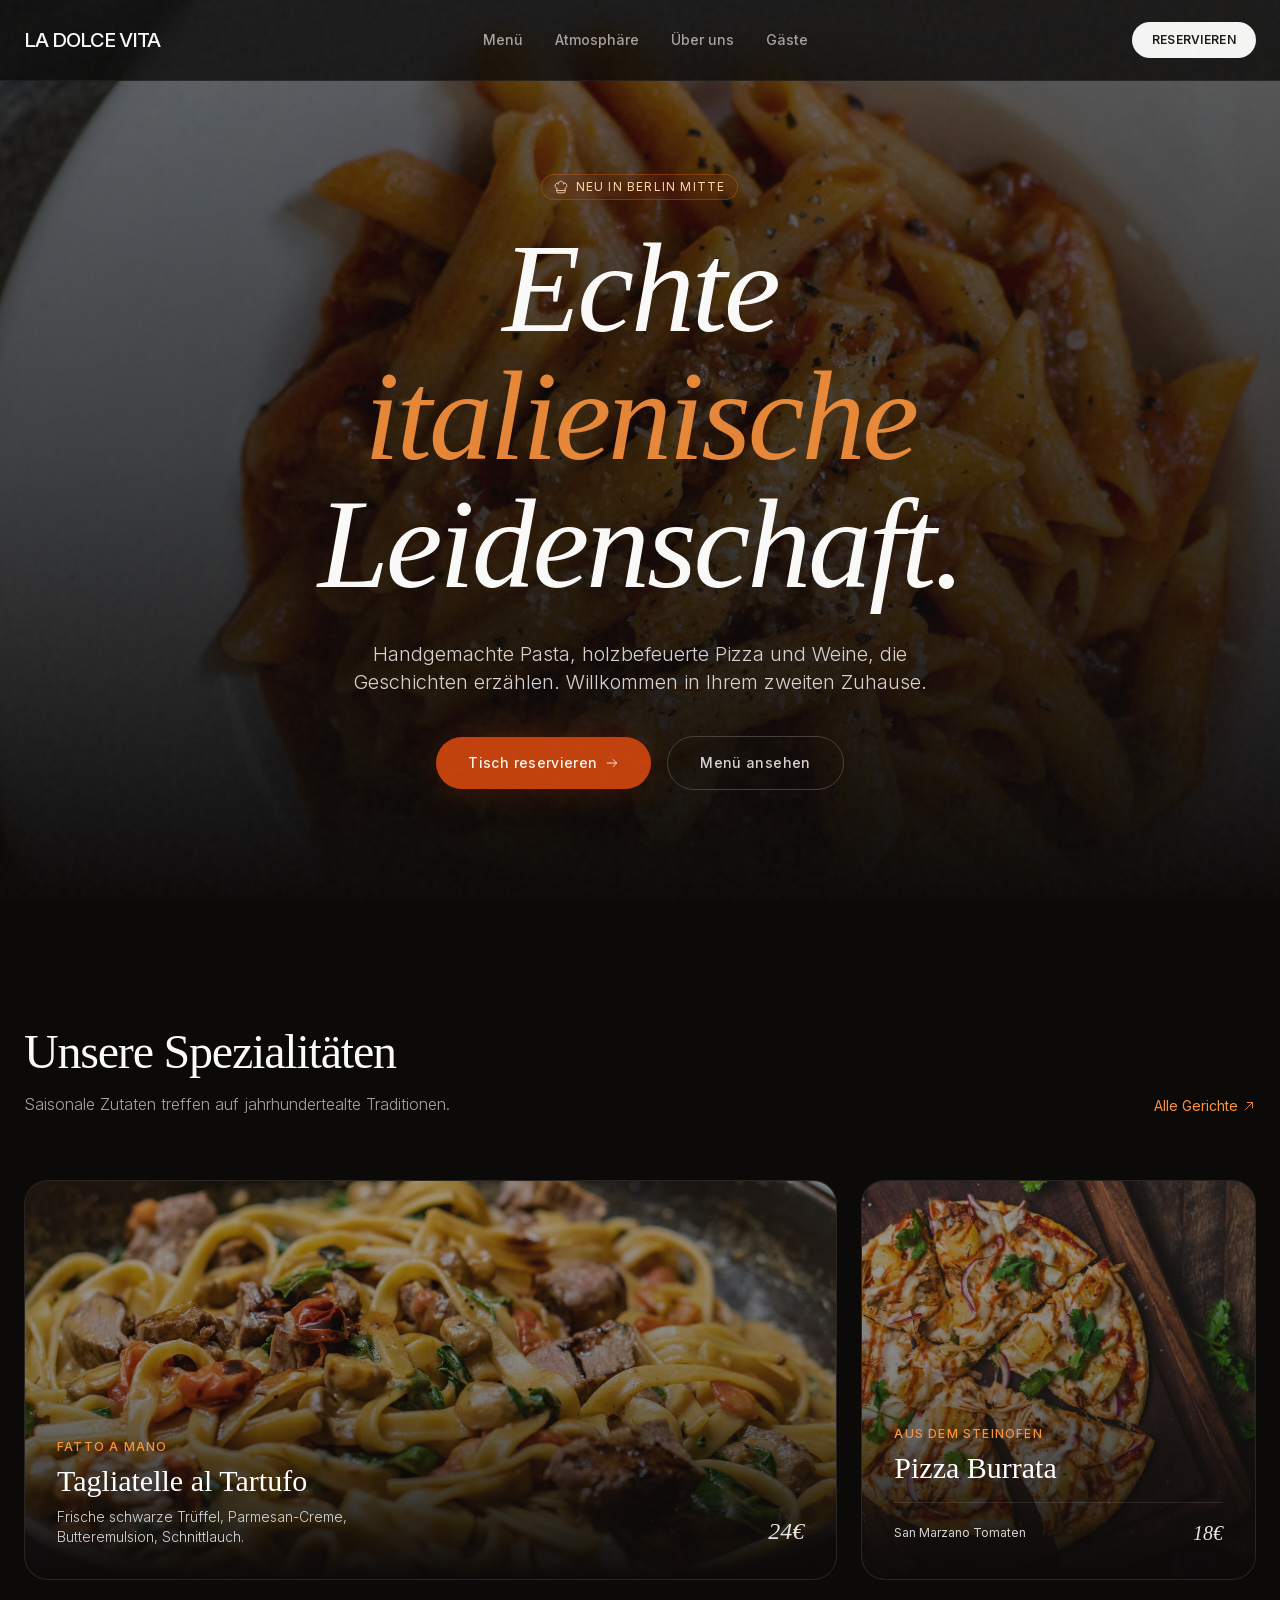
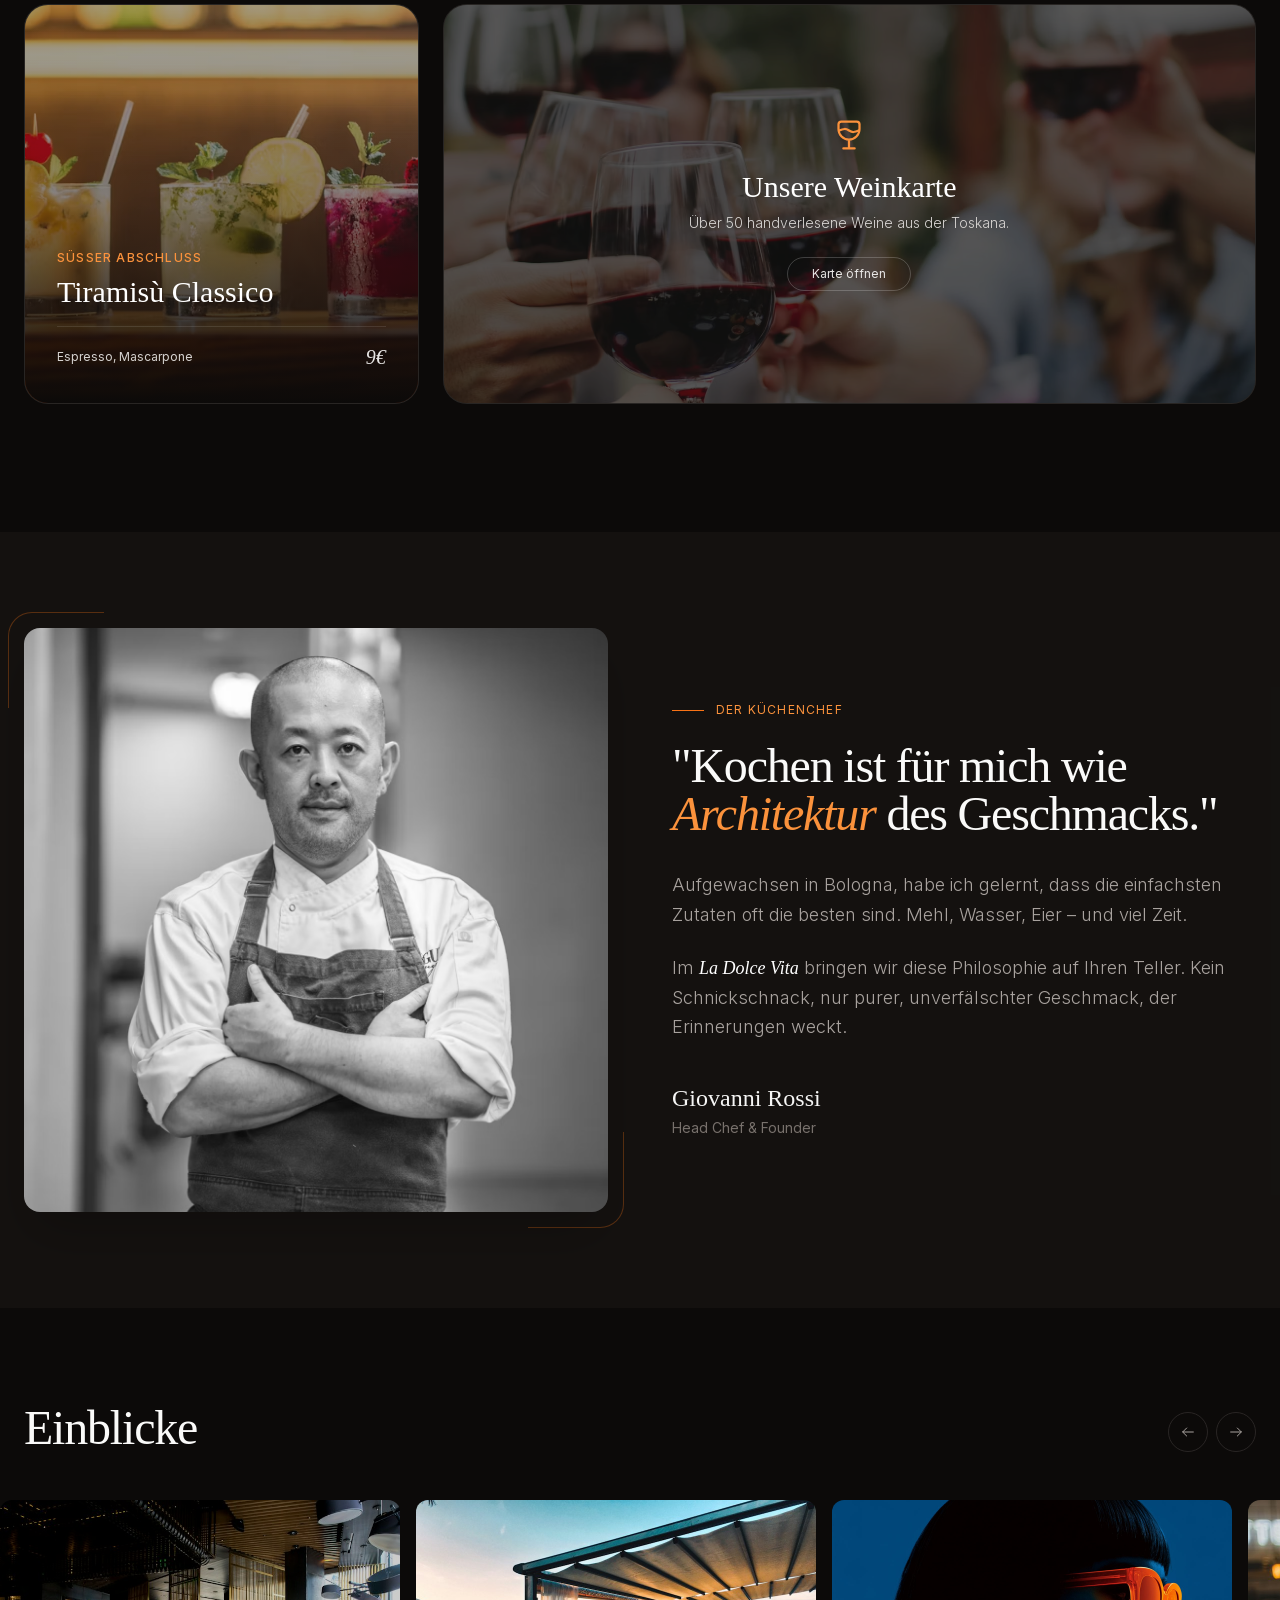
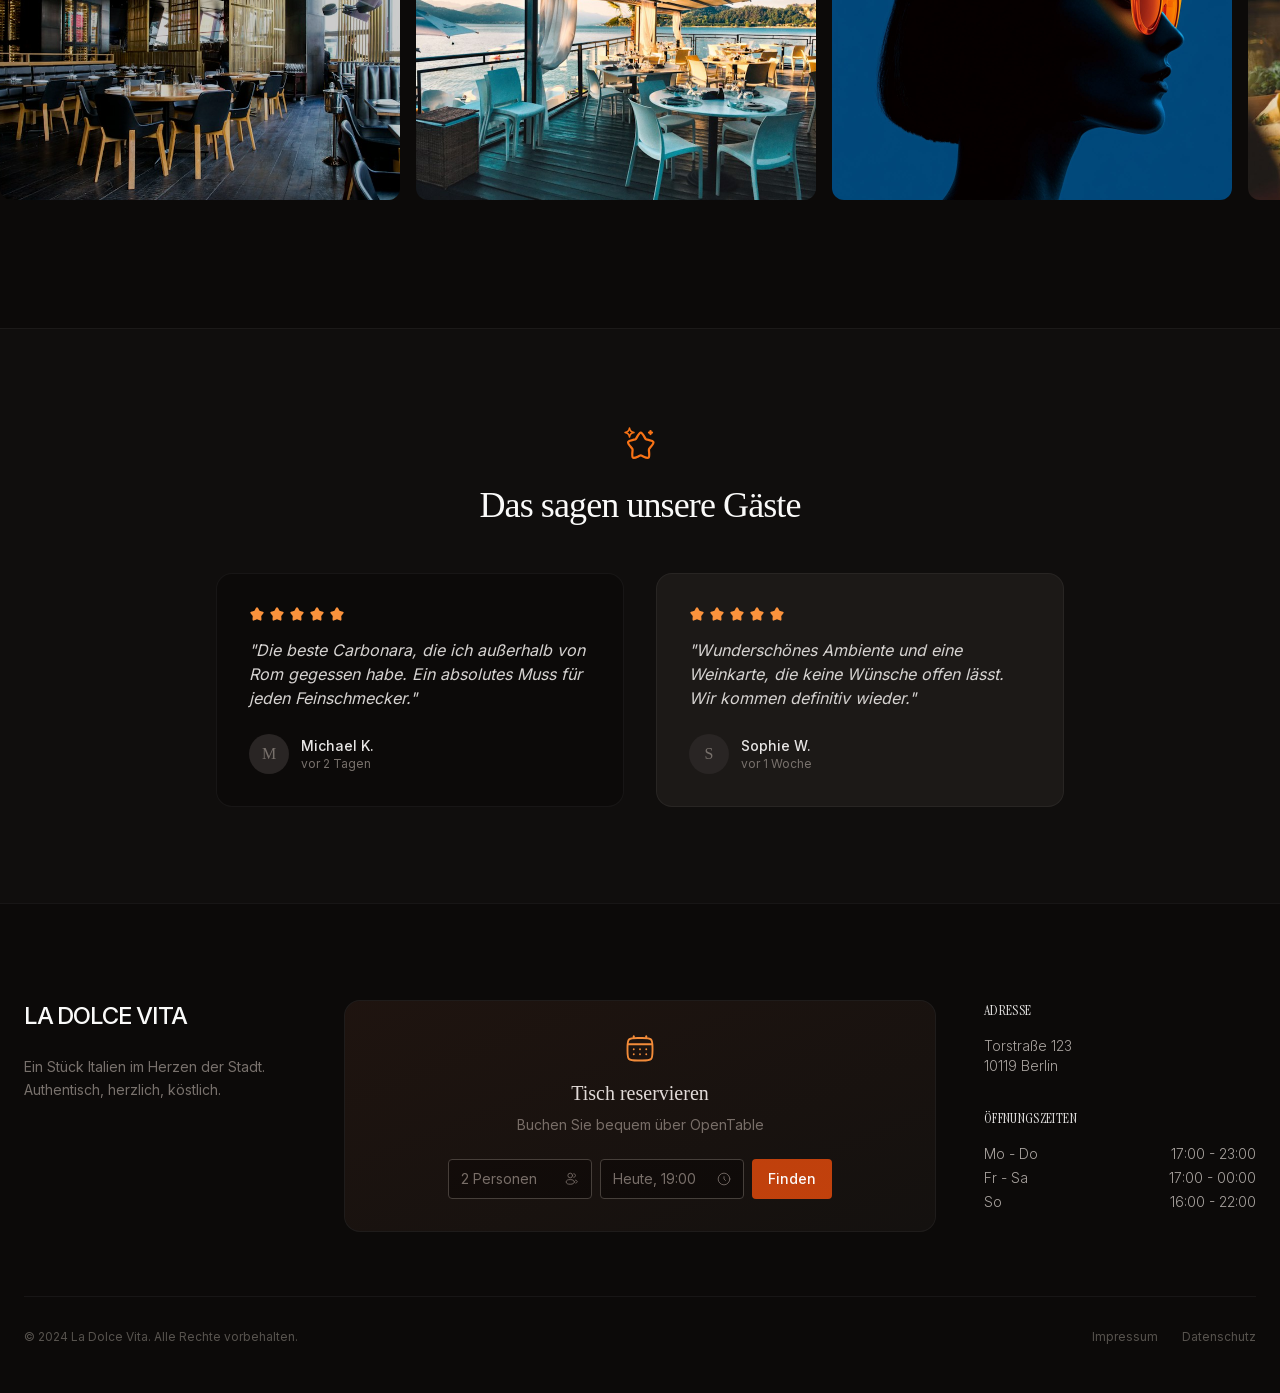
<file: templates/italian-restaurant-2.aura.build/index.html>
<html class="scroll-smooth" data-aura-runtime="ready" lang="de"><head><script data-offline-runtime="1">(function(){
var D = {"entries": [{"b": "W10=", "t": "application/json"}, {"b": "[base64]/[base64]/[base64]/[base64]/[base64]/[base64]", "t": "application/json"}, {"b": "[base64]", "t": "application/json"}, {"b": "[base64]", "t": "application/json"}, {"b": "[base64]/[base64]/[base64]/[base64]/[base64]", "t": "application/json"}, {"b": "[base64]", "t": "application/json"}, {"b": "[base64]", "t": "application/json"}, {"b": "[base64]", "t": "application/json"}, {"b": "[base64]", "t": "application/json"}, {"b": "[base64]", "t": "application/json"}, {"b": "[base64]", "t": "application/json"}, {"b": "[base64]", "t": "application/json"}, {"b": "[base64]", "t": "application/json"}], "keys": {"https://hoirqrkdgbmvpwutwuwj.supabase.co/rest/v1/shared_react_projects?select=*&slug=ilike.italian-restaurant-2": 0, "https://hoirqrkdgbmvpwutwuwj.supabase.co/rest/v1/shared_react_projects": 0, "https://hoirqrkdgbmvpwutwuwj.supabase.co/rest/v1/rpc/get_public_shared_react_project_by_slug": 0, "https://hoirqrkdgbmvpwutwuwj.supabase.co/rest/v1/shared_react_projects?select=*&custom_domain=ilike.italian-restaurant-2.aura.build": 0, "https://hoirqrkdgbmvpwutwuwj.supabase.co/rest/v1/rpc/get_public_shared_react_project_by_domain": 0, "https://hoirqrkdgbmvpwutwuwj.supabase.co/rest/v1/shared_react_projects?select=*&custom_domain=ilike.aura.build": 0, "https://hoirqrkdgbmvpwutwuwj.supabase.co/rest/v1/shared_code?select=*&slug=ilike.italian-restaurant-2": 1, "https://hoirqrkdgbmvpwutwuwj.supabase.co/rest/v1/shared_code": 1, "https://hoirqrkdgbmvpwutwuwj.supabase.co/rest/v1/shared_code?select=slug%2Ccreated_at&user_id=eq.ff0ac7c3-24e9-4c01-9b60-61a195879976&order=created_at.desc": 2, "https://hoirqrkdgbmvpwutwuwj.supabase.co/rest/v1/public_author_profiles?select=id%2Cfull_name%2Cavatar_url%2Cbio%2Cslug%2Ccreated_at%2Cviews%2Cis_featured%2Cwebsite%2Clocation%2Cis_pro&id=in.%28ff0ac7c3-24e9-4c01-9b60-61a195879976%29": 3, "https://hoirqrkdgbmvpwutwuwj.supabase.co/rest/v1/public_author_profiles": 3, "https://hoirqrkdgbmvpwutwuwj.supabase.co/rest/v1/rpc/get_public_share_project_context": 0, "https://hoirqrkdgbmvpwutwuwj.supabase.co/rest/v1/shared_code?select=code%2Cprivate%2Cuser_id%2Cshare_source_code&slug=ilike.italian-restaurant-77": 4, "https://hoirqrkdgbmvpwutwuwj.supabase.co/rest/v1/rpc/get_public_share_page_content": 0, "https://api.iconify.design/solar.json?icons=star-bold": 5, "https://api.iconify.design/solar.json": 5, "https://api.iconify.design/solar.json?icons=arrow-left-linear": 6, "https://api.iconify.design/solar.json?icons=arrow-right-up-linear": 7, "https://api.iconify.design/solar.json?icons=arrow-right-linear": 8, "https://api.iconify.design/solar.json?icons=stars-minimalistic-linear": 9, "https://api.iconify.design/solar.json?icons=calendar-linear%2Cclock-circle-linear%2Cfacebook-linear%2Cinstagram-linear%2Cusers-group-rounded-linear": 10, "https://api.iconify.design/solar.json?icons=chef-hat-linear": 11, "https://api.iconify.design/solar.json?icons=wineglass-linear": 12}};
var E = D.entries, K = D.keys;
function entry(u){
  if (!u) return null;
  if (K[u] != null) return E[K[u]];
  try {
    var x = new URL(u, location.href);
    if (K[x.href] != null) return E[K[x.href]];
    var op = x.origin + x.pathname;
    if (K[op] != null) return E[K[op]];
  } catch(e){}
  return null;
}
function bytes(e){
  var s = atob(e.b), a = new Uint8Array(s.length);
  for (var i=0;i<s.length;i++) a[i] = s.charCodeAt(i);
  return a;
}
window.__offlineDataUri = function(u){
  var e = entry(u);
  return e ? ('data:' + e.t + ';base64,' + e.b) : null;
};
var _fetch = window.fetch;
if (_fetch) window.fetch = function(input, init){
  try {
    var u = (typeof input === 'string') ? input : (input && input.url);
    var e = entry(u);
    if (e) return Promise.resolve(new Response(bytes(e),
      { status:200, headers:{'Content-Type': e.t} }));
  } catch(err){}
  return _fetch.apply(this, arguments);
};
var _open = XMLHttpRequest.prototype.open;
XMLHttpRequest.prototype.open = function(m, u){
  try { this.__offUrl = u; } catch(e){}
  return _open.apply(this, arguments);
};
var _send = XMLHttpRequest.prototype.send;
XMLHttpRequest.prototype.send = function(){
  var e = entry(this.__offUrl);
  if (!e) return _send.apply(this, arguments);
  var self = this, txt = atob(e.b);
  setTimeout(function(){
    try {
      Object.defineProperty(self,'readyState',{value:4,configurable:true});
      Object.defineProperty(self,'status',{value:200,configurable:true});
      Object.defineProperty(self,'responseText',{value:txt,configurable:true});
      Object.defineProperty(self,'response',{value:txt,configurable:true});
    } catch(err){}
    if (typeof self.onreadystatechange === 'function') self.onreadystatechange();
    if (typeof self.onload === 'function') self.onload();
  }, 0);
};
})();</script><script data-offline-resolve="1">(function(){
var ASSET_MAP = {"https://italian-restaurant-2.aura.build/": "assets/7882a2e09fa5f750_file.html", "https://cdn.jsdelivr.net/npm/iconify-icon@2.1.0/dist/iconify-icon.min.js": "assets/758d94838db0cafd_iconify-icon.min.js", "https://fonts.googleapis.com/css2?family=Inter:wght@300;400;500;600;700&display=swap": "assets/f32c4a47e91d6996_css2.css", "https://italian-restaurant-2.aura.build/assets/index-o3Ywettx.css": "assets/7aaa108d9d0ee33a_index-o3Ywettx.css", "https://italian-restaurant-2.aura.build/assets/index-Bxe5UxxL.js": "assets/index-Bxe5UxxL.js", "https://italian-restaurant-2.aura.build/assets/index-CQTok2Mq.js": "assets/index-CQTok2Mq.js", "https://italian-restaurant-2.aura.build/assets/RemixPopover-DUxbOeFU.js": "assets/RemixPopover-DUxbOeFU.js", "https://italian-restaurant-2.aura.build/assets/copy-CSUlW6x8.js": "assets/copy-CSUlW6x8.js", "https://italian-restaurant-2.aura.build/assets/iconBase-L1goEPaf.js": "assets/iconBase-L1goEPaf.js", "https://italian-restaurant-2.aura.build/assets/target-DWPiFWyc.js": "assets/target-DWPiFWyc.js", "https://italian-restaurant-2.aura.build/assets/checkbox-UDtkuz0Q.js": "assets/checkbox-UDtkuz0Q.js", "https://italian-restaurant-2.aura.build/assets/avatar-CRpw6BRt.js": "assets/avatar-CRpw6BRt.js", "https://italian-restaurant-2.aura.build/assets/index-C52djYjF.js": "assets/index-C52djYjF.js", "https://italian-restaurant-2.aura.build/assets/supabaseTokenFirewall-CAOJGLg6.js": "assets/supabaseTokenFirewall-CAOJGLg6.js", "https://italian-restaurant-2.aura.build/assets/reactSourceValidation-BtIrddmc.js": "assets/reactSourceValidation-BtIrddmc.js", "https://italian-restaurant-2.aura.build/assets/index-BdQq_4o_.js": "assets/index-BdQq_4o_.js", "https://italian-restaurant-2.aura.build/assets/tabs-ddMVdrFb.js": "assets/tabs-ddMVdrFb.js", "https://italian-restaurant-2.aura.build/assets/iframeTransitions-Cff-O-BZ.js": "assets/iframeTransitions-Cff-O-BZ.js", "https://italian-restaurant-2.aura.build/assets/htmlToReactConversion-33TXaFuQ.js": "assets/htmlToReactConversion-33TXaFuQ.js", "https://italian-restaurant-2.aura.build/assets/PublicSharedSiteResolver-Df6TfjGR.js": "assets/PublicSharedSiteResolver-Df6TfjGR.js", "https://italian-restaurant-2.aura.build/assets/PublishedReactArtifactPreview-DPruaDG7.js": "assets/PublishedReactArtifactPreview-DPruaDG7.js", "https://italian-restaurant-2.aura.build/assets/ScreenCapture-CZ8cj8gt.js": "assets/ScreenCapture-CZ8cj8gt.js", "https://italian-restaurant-2.aura.build/assets/reactLocalPreviewSupport-CrKYDiAb.js": "assets/reactLocalPreviewSupport-CrKYDiAb.js", "https://italian-restaurant-2.aura.build/assets/camera-FVrSTJFe.js": "assets/camera-FVrSTJFe.js", "https://italian-restaurant-2.aura.build/assets/reactPreviewFiles-dS6aP0GR.js": "assets/reactPreviewFiles-dS6aP0GR.js", "https://italian-restaurant-2.aura.build/assets/reactProjectRepair-D1pqtf0Z.js": "assets/reactProjectRepair-D1pqtf0Z.js", "https://italian-restaurant-2.aura.build/assets/reactPublishing-BHz7Q8b0.js": "assets/reactPublishing-BHz7Q8b0.js", "https://italian-restaurant-2.aura.build/assets/undo-2-xdvkhoOu.js": "assets/undo-2-xdvkhoOu.js", "https://italian-restaurant-2.aura.build/assets/cloud-upload-DDUKrx7o.js": "assets/cloud-upload-DDUKrx7o.js", "https://italian-restaurant-2.aura.build/assets/select-DvpOjx2x.js": "assets/select-DvpOjx2x.js", "https://italian-restaurant-2.aura.build/assets/shuffle-C9zSvbLY.js": "assets/shuffle-C9zSvbLY.js", "https://italian-restaurant-2.aura.build/assets/lock-SVM04bCE.js": "assets/lock-SVM04bCE.js", "https://italian-restaurant-2.aura.build/assets/CustomPreviewContainer-CMiytK2m.js": "assets/CustomPreviewContainer-CMiytK2m.js", "https://italian-restaurant-2.aura.build/assets/cmsLoopUtils-B-1yj7VT.js": "assets/cmsLoopUtils-B-1yj7VT.js", "https://italian-restaurant-2.aura.build/assets/previewFrameSizes-DbqEjwpB.js": "assets/previewFrameSizes-DbqEjwpB.js", "https://italian-restaurant-2.aura.build/assets/reactProjectPages-oL-ViPrD.js": "assets/reactProjectPages-oL-ViPrD.js", "https://italian-restaurant-2.aura.build/assets/save-D0tnjXIv.js": "assets/save-D0tnjXIv.js", "https://italian-restaurant-2.aura.build/assets/reactCmsRuntime-DJx9dyyb.js": "assets/reactCmsRuntime-DJx9dyyb.js", "https://italian-restaurant-2.aura.build/assets/sandpackUtils-Dlcl8Rou.js": "assets/sandpackUtils-Dlcl8Rou.js", "https://italian-restaurant-2.aura.build/assets/bookmark-B3o17EcC.js": "assets/bookmark-B3o17EcC.js", "https://italian-restaurant-2.aura.build/assets/TemplateArtifactsService-CZcpNFTR.js": "assets/TemplateArtifactsService-CZcpNFTR.js", "https://italian-restaurant-2.aura.build/assets/SandpackContainer-DnMQBoSf.js": "assets/SandpackContainer-DnMQBoSf.js", "https://italian-restaurant-2.aura.build/assets/prism-CXiIl519.js": "assets/prism-CXiIl519.js", "https://hoirqrkdgbmvpwutwuwj.supabase.co/rest/v1/shared_react_projects?select=*&slug=ilike.italian-restaurant-2": "assets/4f53cda18c2baa0c_shared_react_projects.json", "https://hoirqrkdgbmvpwutwuwj.supabase.co/rest/v1/rpc/get_public_shared_react_project_by_slug": "assets/4f53cda18c2baa0c_shared_react_projects.json", "https://hoirqrkdgbmvpwutwuwj.supabase.co/rest/v1/shared_react_projects?select=*&custom_domain=ilike.italian-restaurant-2.aura.build": "assets/4f53cda18c2baa0c_shared_react_projects.json", "https://hoirqrkdgbmvpwutwuwj.supabase.co/rest/v1/rpc/get_public_shared_react_project_by_domain": "assets/4f53cda18c2baa0c_shared_react_projects.json", "https://hoirqrkdgbmvpwutwuwj.supabase.co/rest/v1/shared_react_projects?select=*&custom_domain=ilike.aura.build": "assets/4f53cda18c2baa0c_shared_react_projects.json", "https://hoirqrkdgbmvpwutwuwj.supabase.co/rest/v1/shared_code?select=*&slug=ilike.italian-restaurant-2": "assets/8445b5eba61473b0_shared_code.json", "https://hoirqrkdgbmvpwutwuwj.supabase.co/rest/v1/shared_code?select=slug%2Ccreated_at&user_id=eq.ff0ac7c3-24e9-4c01-9b60-61a195879976&order=created_at.desc": "assets/d6778500fc7b8e2b_shared_code.json", "https://hoirqrkdgbmvpwutwuwj.supabase.co/rest/v1/public_author_profiles?select=id%2Cfull_name%2Cavatar_url%2Cbio%2Cslug%2Ccreated_at%2Cviews%2Cis_featured%2Cwebsite%2Clocation%2Cis_pro&id=in.%28ff0ac7c3-24e9-4c01-9b60-61a195879976%29": "assets/feb5ff421f477622_public_author_profiles.json", "https://fonts.gstatic.com/s/inter/v20/UcC73FwrK3iLTeHuS_nVMrMxCp50SjIa1ZL7W0Q5nw.woff2": "assets/c940764593d0fe5d_UcC73FwrK3iLTeHuS_nVMrMxCp50Sj.woff2", "https://italian-restaurant-2.aura.build/logo-aura-gray.svg": "assets/23a9f32ff7d46956_logo-aura-gray.svg", "https://images.unsplash.com/photo-1551183053-bf91a1d81141?q=80&w=1600&auto=format&fit=crop": "assets/64fc86b03033e60e_photo-1551183053-bf91a1d81141.avif", "https://fonts.googleapis.com/css2?family=Instrument+Serif:ital@0;1&family=Inter:wght@300;400;500;600&display=swap": "assets/6247690e95446626_css2.css", "https://images.unsplash.com/photo-1565299624946-b28f40a0ae38?q=80&w=800&auto=format&fit=crop": "assets/122646786d43ef3e_photo-1565299624946-b28f40a0ae.avif", "https://images.unsplash.com/photo-1551024709-8f23befc6f87?q=80&w=800&auto=format&fit=crop": "assets/b020e4a8b4485856_photo-1551024709-8f23befc6f87.avif", "https://images.unsplash.com/photo-1510812431401-41d2bd2722f3?q=80&w=1600&auto=format&fit=crop": "assets/aa688705bd6ecbfb_photo-1510812431401-41d2bd2722.avif", "https://images.unsplash.com/photo-1621996346565-e3dbc646d9a9?q=80&w=2574&auto=format&fit=crop": "assets/80a394130c1ac232_photo-1621996346565-e3dbc646d9.avif", "https://code.iconify.design/iconify-icon/1.0.7/iconify-icon.min.js": "assets/851bed7af266f96a_iconify-icon.min.js", "https://hoirqrkdgbmvpwutwuwj.supabase.co/rest/v1/rpc/get_public_share_project_context": "assets/4f53cda18c2baa0c_shared_react_projects.json", "https://images.unsplash.com/photo-1583394293214-28ded15ee548?q=80&w=1200&auto=format&fit=crop": "assets/b80466549f7f6f41_photo-1583394293214-28ded15ee5.avif", "https://images.unsplash.com/photo-1517248135467-4c7edcad34c4?q=80&w=800": "assets/987227c4e9cd8a53_photo-1517248135467-4c7edcad34.jpg", "https://hoirqrkdgbmvpwutwuwj.supabase.co/rest/v1/shared_code?select=code%2Cprivate%2Cuser_id%2Cshare_source_code&slug=ilike.italian-restaurant-77": "assets/88dedc908aab3708_shared_code.json", "https://images.unsplash.com/photo-1559339352-11d035aa65de?q=80&w=800": "assets/fa65244e11a881ac_photo-1559339352-11d035aa65de.jpg", "https://hoirqrkdgbmvpwutwuwj.supabase.co/storage/v1/object/public/assets/assets/917d6f93-fb36-439a-8c48-884b67b35381_1600w.jpg": "assets/585a27183f42ba3e_917d6f93-fb36-439a-8c48-884b67.jpg", "https://images.unsplash.com/photo-1533777857889-4be7c70b33f7?q=80&w=800": "assets/2aefbececd96c44d_photo-1533777857889-4be7c70b33.jpg", "https://hoirqrkdgbmvpwutwuwj.supabase.co/rest/v1/rpc/get_public_share_page_content": "assets/4f53cda18c2baa0c_shared_react_projects.json", "https://cdn.tailwindcss.com/3.4.17": "assets/176e894661aa9cdc_3.4.17", "https://fonts.gstatic.com/s/instrumentserif/v5/jizBRFtNs2ka5fXjeivQ4LroWlx-6zUTjnTLgNs.woff2": "assets/60c06664b5a95c7d_jizBRFtNs2ka5fXjeivQ4LroWlx-6z.woff2", "https://api.iconify.design/solar.json?icons=star-bold": "assets/e73aa9d711405edc_solar.json", "https://api.iconify.design/solar.json?icons=arrow-left-linear": "assets/3c2de74cdf03de31_solar.json", "https://api.iconify.design/solar.json?icons=arrow-right-up-linear": "assets/435341aec884c5b7_solar.json", "https://api.iconify.design/solar.json?icons=arrow-right-linear": "assets/cfea763602271857_solar.json", "https://api.iconify.design/solar.json?icons=stars-minimalistic-linear": "assets/b6e8c3420ad3af9e_solar.json", "https://api.iconify.design/solar.json?icons=calendar-linear%2Cclock-circle-linear%2Cfacebook-linear%2Cinstagram-linear%2Cusers-group-rounded-linear": "assets/90def8458b03400d_solar.json", "https://api.iconify.design/solar.json?icons=chef-hat-linear": "assets/a3fd4697223715d7_solar.json", "https://api.iconify.design/solar.json?icons=wineglass-linear": "assets/97d2c6c7d10984c9_solar.json", "https://hoirqrkdgbmvpwutwuwj.supabase.co/storage/v1/object/public/preview-images/italian-restaurant-2.png": "assets/105eee4db4b63d06_italian-restaurant-2.png", "https://cdn.tailwindcss.com": "assets/176e894661aa9cdc_3.4.17", "https://italian-restaurant-2.aura.build/assets/typescript-B9ykjF8s.js": "assets/typescript-B9ykjF8s.js", "https://italian-restaurant-2.aura.build/assets/index-De-WYgkm.js": "assets/index-De-WYgkm.js", "https://italian-restaurant-2.aura.build/assets/index-CZTnAyAy.js": "assets/index-CZTnAyAy.js", "https://italian-restaurant-2.aura.build/assets/App.js": "assets/App.js", "https://italian-restaurant-2.aura.build/assets/consoleHook-59e792cb-kzULKBP4.js": "assets/consoleHook-59e792cb-kzULKBP4.js", "https://italian-restaurant-2.aura.build/assets/index-599aeaf7-BP4yNqbw.js": "assets/index-599aeaf7-BP4yNqbw.js", "https://italian-restaurant-2.aura.build/assets/base-80a1f760-B6k-skmo.js": "assets/base-80a1f760-B6k-skmo.js", "https://italian-restaurant-2.aura.build/assets/wand-sparkles-Bp72qGJ1.js": "assets/wand-sparkles-Bp72qGJ1.js", "https://italian-restaurant-2.aura.build/assets/CodeBrailleLoader-C8tKm7Dp.js": "assets/CodeBrailleLoader-C8tKm7Dp.js", "https://italian-restaurant-2.aura.build/assets/trash-2-Bzqcsolz.js": "assets/trash-2-Bzqcsolz.js", "https://italian-restaurant-2.aura.build/assets/Assets-gU26V0I4.js": "assets/Assets-gU26V0I4.js", "https://italian-restaurant-2.aura.build/assets/codeSessionPreviewConfig-OcFJMR6t.js": "assets/codeSessionPreviewConfig-OcFJMR6t.js", "https://italian-restaurant-2.aura.build/assets/layout-grid-DPnAcefk.js": "assets/layout-grid-DPnAcefk.js", "https://italian-restaurant-2.aura.build/assets/shield-check-rrIFhAjJ.js": "assets/shield-check-rrIFhAjJ.js", "https://italian-restaurant-2.aura.build/assets/file-text-6-tWjQvq.js": "assets/file-text-6-tWjQvq.js", "https://italian-restaurant-2.aura.build/assets/CanvasReactPreviewSurface-7PEp2qqo.js": "assets/CanvasReactPreviewSurface-7PEp2qqo.js", "https://italian-restaurant-2.aura.build/assets/html2canvas.esm-CBrSDip1.js": "assets/html2canvas.esm-CBrSDip1.js", "https://italian-restaurant-2.aura.build/assets/codeImportService-CCRPsplo.js": "assets/codeImportService-CCRPsplo.js", "https://italian-restaurant-2.aura.build/assets/videoGenerationModels-Dt-xiEaS.js": "assets/videoGenerationModels-Dt-xiEaS.js", "https://italian-restaurant-2.aura.build/assets/SearchLandingPage-DTqKhNfM.js": "assets/SearchLandingPage-DTqKhNfM.js", "https://italian-restaurant-2.aura.build/assets/googleAds-CHdBmgca.js": "assets/googleAds-CHdBmgca.js", "https://italian-restaurant-2.aura.build/assets/list-plus-BxTqdhIm.js": "assets/list-plus-BxTqdhIm.js", "https://italian-restaurant-2.aura.build/assets/ReasoningLoader-C93qVGUc.js": "assets/ReasoningLoader-C93qVGUc.js", "https://italian-restaurant-2.aura.build/assets/TemplateAnalytics-BwNoBFf6.js": "assets/TemplateAnalytics-BwNoBFf6.js", "https://italian-restaurant-2.aura.build/assets/ManageLogsModal-CjQyDgM9.js": "assets/ManageLogsModal-CjQyDgM9.js", "https://italian-restaurant-2.aura.build/assets/unplug-B89SUBDY.js": "assets/unplug-B89SUBDY.js", "https://italian-restaurant-2.aura.build/assets/useAdminModalAccess-CvZ8rHG_.js": "assets/useAdminModalAccess-CvZ8rHG_.js", "https://italian-restaurant-2.aura.build/assets/trending-up-D3t_Ge7S.js": "assets/trending-up-D3t_Ge7S.js", "https://italian-restaurant-2.aura.build/assets/DesignSystems-X2faP43D.js": "assets/DesignSystems-X2faP43D.js", "https://italian-restaurant-2.aura.build/assets/Code-DAs46l4F.js": "assets/Code-DAs46l4F.js", "https://italian-restaurant-2.aura.build/assets/canvasWorkspaceService-DPnYFC20.js": "assets/canvasWorkspaceService-DPnYFC20.js", "https://italian-restaurant-2.aura.build/assets/User-ycBf180W.js": "assets/User-ycBf180W.js", "https://italian-restaurant-2.aura.build/assets/workflow-Cc4ilQxU.js": "assets/workflow-Cc4ilQxU.js", "https://italian-restaurant-2.aura.build/assets/UserProfileMenu-C900xSDl.js": "assets/UserProfileMenu-C900xSDl.js", "https://italian-restaurant-2.aura.build/assets/CMSPage-CA88WLMc.js": "assets/CMSPage-CA88WLMc.js", "https://italian-restaurant-2.aura.build/assets/canvasReviewService-C6quQY1M.js": "assets/canvasReviewService-C6quQY1M.js", "https://italian-restaurant-2.aura.build/assets/SelectionImages-CZEMLL4P.js": "assets/SelectionImages-CZEMLL4P.js", "https://italian-restaurant-2.aura.build/assets/pause-28wAHvDk.js": "assets/pause-28wAHvDk.js", "https://italian-restaurant-2.aura.build/assets/message-circle--qv09mYw.js": "assets/message-circle--qv09mYw.js", "https://italian-restaurant-2.aura.build/assets/heart-Cuk52Cgx.js": "assets/heart-Cuk52Cgx.js", "https://italian-restaurant-2.aura.build/assets/GenerateImagePopover-Da1I07mH.js": "assets/GenerateImagePopover-Da1I07mH.js", "https://italian-restaurant-2.aura.build/assets/AuraComparison-CPFb1G-k.js": "assets/AuraComparison-CPFb1G-k.js", "https://italian-restaurant-2.aura.build/assets/type-Cwy8aUV4.js": "assets/type-Cwy8aUV4.js", "https://italian-restaurant-2.aura.build/assets/AssetsModal-DLJsXeHH.js": "assets/AssetsModal-DLJsXeHH.js", "https://italian-restaurant-2.aura.build/assets/boxes-CaCspVSA.js": "assets/boxes-CaCspVSA.js", "https://italian-restaurant-2.aura.build/assets/download-BWQxQDbX.js": "assets/download-BWQxQDbX.js", "https://italian-restaurant-2.aura.build/assets/TeamModal-DbUx7-EF.js": "assets/TeamModal-DbUx7-EF.js", "https://italian-restaurant-2.aura.build/assets/search-CA4VKbGv.js": "assets/search-CA4VKbGv.js", "https://italian-restaurant-2.aura.build/assets/usePurchase-LybSYAjl.js": "assets/usePurchase-LybSYAjl.js", "https://italian-restaurant-2.aura.build/assets/CodeBlockDisplay-BsFlwSDs.js": "assets/CodeBlockDisplay-BsFlwSDs.js", "https://italian-restaurant-2.aura.build/assets/DesignSystemsService-DZOujume.js": "assets/DesignSystemsService-DZOujume.js", "https://italian-restaurant-2.aura.build/assets/Affiliates-CnsJ_Z39.js": "assets/Affiliates-CnsJ_Z39.js", "https://italian-restaurant-2.aura.build/assets/SellTemplates-C22YL4WH.js": "assets/SellTemplates-C22YL4WH.js", "https://italian-restaurant-2.aura.build/assets/user-check-B0aZs2Ne.js": "assets/user-check-B0aZs2Ne.js", "https://italian-restaurant-2.aura.build/assets/tablet-smartphone-DD3S0bXf.js": "assets/tablet-smartphone-DD3S0bXf.js", "https://italian-restaurant-2.aura.build/assets/colorUtils-JuwdntXj.js": "assets/colorUtils-JuwdntXj.js", "https://italian-restaurant-2.aura.build/assets/Skills-k5fywAGr.js": "assets/Skills-k5fywAGr.js", "https://italian-restaurant-2.aura.build/assets/alert-dialog-D_Vhjok2.js": "assets/alert-dialog-D_Vhjok2.js", "https://italian-restaurant-2.aura.build/assets/sun-moon-DvuG1r8p.js": "assets/sun-moon-DvuG1r8p.js", "https://italian-restaurant-2.aura.build/assets/chart-column-Cbtrjllk.js": "assets/chart-column-Cbtrjllk.js", "https://italian-restaurant-2.aura.build/assets/AuthCallback-B85Nbhjo.js": "assets/AuthCallback-B85Nbhjo.js", "https://italian-restaurant-2.aura.build/assets/fileTreeUtils-Bft_4wWt.js": "assets/fileTreeUtils-Bft_4wWt.js", "https://italian-restaurant-2.aura.build/assets/Return-D626iqQ-.js": "assets/Return-D626iqQ-.js", "https://italian-restaurant-2.aura.build/assets/gauge--UME8Hic.js": "assets/gauge--UME8Hic.js", "https://italian-restaurant-2.aura.build/assets/BillingToggle-CXPiwOet.js": "assets/BillingToggle-CXPiwOet.js", "https://italian-restaurant-2.aura.build/assets/pen-line-B2D3FIMZ.js": "assets/pen-line-B2D3FIMZ.js", "https://italian-restaurant-2.aura.build/assets/componentCenteringUtils-D5WdjxUy.js": "assets/componentCenteringUtils-D5WdjxUy.js", "https://italian-restaurant-2.aura.build/assets/DesignSystemEditorModal-Bh3iudn9.js": "assets/DesignSystemEditorModal-Bh3iudn9.js", "https://italian-restaurant-2.aura.build/assets/shield-alert-BgEaqSVP.js": "assets/shield-alert-BgEaqSVP.js", "https://italian-restaurant-2.aura.build/assets/githubUtils-hosqJxwR.js": "assets/githubUtils-hosqJxwR.js", "https://italian-restaurant-2.aura.build/assets/card-kXsdoRud.js": "assets/card-kXsdoRud.js", "https://italian-restaurant-2.aura.build/assets/credit-card-s3ukLJf0.js": "assets/credit-card-s3ukLJf0.js", "https://italian-restaurant-2.aura.build/assets/turtle-XqU_CpYT.js": "assets/turtle-XqU_CpYT.js", "https://italian-restaurant-2.aura.build/assets/hash-CCcvfGSw.js": "assets/hash-CCcvfGSw.js", "https://italian-restaurant-2.aura.build/assets/html-mRJOnki9.js": "assets/html-mRJOnki9.js", "https://italian-restaurant-2.aura.build/assets/CanvasPreview-CGTAVppX.js": "assets/CanvasPreview-CGTAVppX.js", "https://italian-restaurant-2.aura.build/assets/code-xml-_oGBxsZE.js": "assets/code-xml-_oGBxsZE.js", "https://italian-restaurant-2.aura.build/assets/upload-Ddt_Rpgk.js": "assets/upload-Ddt_Rpgk.js", "https://italian-restaurant-2.aura.build/assets/gradientTextFix-DrCMmlC8.js": "assets/gradientTextFix-DrCMmlC8.js", "https://italian-restaurant-2.aura.build/assets/house-A8Qedy7V.js": "assets/house-A8Qedy7V.js", "https://italian-restaurant-2.aura.build/assets/tablet-CEpgCh7o.js": "assets/tablet-CEpgCh7o.js", "https://italian-restaurant-2.aura.build/assets/ProjectRevision-BsOjqxab.js": "assets/ProjectRevision-BsOjqxab.js", "https://italian-restaurant-2.aura.build/assets/file-code-2-C3BxNGqq.js": "assets/file-code-2-C3BxNGqq.js", "https://italian-restaurant-2.aura.build/assets/textarea-m5ONLPXv.js": "assets/textarea-m5ONLPXv.js", "https://italian-restaurant-2.aura.build/assets/info-BzGTwUq1.js": "assets/info-BzGTwUq1.js", "https://italian-restaurant-2.aura.build/assets/smartphone-DNoH4NXB.js": "assets/smartphone-DNoH4NXB.js", "https://italian-restaurant-2.aura.build/assets/panels-top-left-CvLBSDmA.js": "assets/panels-top-left-CvLBSDmA.js", "https://italian-restaurant-2.aura.build/assets/ChatHistoryPopover-D1w-fOlH.js": "assets/ChatHistoryPopover-D1w-fOlH.js", "https://italian-restaurant-2.aura.build/assets/pencil-CQyzALDD.js": "assets/pencil-CQyzALDD.js", "https://italian-restaurant-2.aura.build/assets/designSystemAttachments-_5ubfR_f.js": "assets/designSystemAttachments-_5ubfR_f.js", "https://italian-restaurant-2.aura.build/assets/ImportCodeModal-79NdUXAh.js": "assets/ImportCodeModal-79NdUXAh.js", "https://italian-restaurant-2.aura.build/assets/maximize-D7Oh3io1.js": "assets/maximize-D7Oh3io1.js", "https://italian-restaurant-2.aura.build/assets/arrow-left-DjKTDeBL.js": "assets/arrow-left-DjKTDeBL.js", "https://italian-restaurant-2.aura.build/assets/HtmlPreviewFrame-DAoKenSD.js": "assets/HtmlPreviewFrame-DAoKenSD.js", "https://italian-restaurant-2.aura.build/assets/Mcp-LgmZDQxO.js": "assets/Mcp-LgmZDQxO.js", "https://italian-restaurant-2.aura.build/assets/Feedback-D5PdO5rv.js": "assets/Feedback-D5PdO5rv.js", "https://italian-restaurant-2.aura.build/assets/list-BF6VI4RO.js": "assets/list-BF6VI4RO.js", "https://italian-restaurant-2.aura.build/assets/star-Cb81kaZy.js": "assets/star-Cb81kaZy.js", "https://italian-restaurant-2.aura.build/assets/crown-iO9YjcT7.js": "assets/crown-iO9YjcT7.js", "https://italian-restaurant-2.aura.build/assets/sharedCodeCapture-CQ86QMbG.js": "assets/sharedCodeCapture-CQ86QMbG.js", "https://italian-restaurant-2.aura.build/assets/formatDistanceToNow-C-03Spus.js": "assets/formatDistanceToNow-C-03Spus.js", "https://italian-restaurant-2.aura.build/assets/lock-keyhole-WpisBLy2.js": "assets/lock-keyhole-WpisBLy2.js", "https://italian-restaurant-2.aura.build/assets/ComponentsModal-BL-xn42b.js": "assets/ComponentsModal-BL-xn42b.js", "https://italian-restaurant-2.aura.build/assets/ReferencePopover-CR2jecNs.js": "assets/ReferencePopover-CR2jecNs.js", "https://italian-restaurant-2.aura.build/assets/bot-3qJrsjQU.js": "assets/bot-3qJrsjQU.js", "https://italian-restaurant-2.aura.build/assets/sortable.esm-B4mIqsPW.js": "assets/sortable.esm-B4mIqsPW.js", "https://italian-restaurant-2.aura.build/assets/git-branch-R3gsp-EA.js": "assets/git-branch-R3gsp-EA.js", "https://italian-restaurant-2.aura.build/assets/CreateTemplateShelves-DjUMaIT0.js": "assets/CreateTemplateShelves-DjUMaIT0.js", "https://italian-restaurant-2.aura.build/assets/zap-DeKJMBVx.js": "assets/zap-DeKJMBVx.js", "https://italian-restaurant-2.aura.build/assets/reactPreviewDesignSnapshot-B9t6BsZ4.js": "assets/reactPreviewDesignSnapshot-B9t6BsZ4.js", "https://italian-restaurant-2.aura.build/assets/ResetPassword-DhASXZo5.js": "assets/ResetPassword-DhASXZo5.js", "https://italian-restaurant-2.aura.build/assets/authErrors-eGuxMRRj.js": "assets/authErrors-eGuxMRRj.js", "https://italian-restaurant-2.aura.build/assets/CanvasWorkspace-D_xO_2i3.js": "assets/CanvasWorkspace-D_xO_2i3.js", "https://italian-restaurant-2.aura.build/assets/rocket-B_Bsjhaz.js": "assets/rocket-B_Bsjhaz.js", "https://italian-restaurant-2.aura.build/assets/vsc-dark-plus-CcVsXCy1.js": "assets/vsc-dark-plus-CcVsXCy1.js", "https://italian-restaurant-2.aura.build/assets/SignInModal-CJmWThfY.js": "assets/SignInModal-CJmWThfY.js", "https://italian-restaurant-2.aura.build/assets/OAuthConsent-C7xpzKbU.js": "assets/OAuthConsent-C7xpzKbU.js", "https://italian-restaurant-2.aura.build/assets/folder-DpAQAAKv.js": "assets/folder-DpAQAAKv.js", "https://italian-restaurant-2.aura.build/assets/globe-DZAtVL_K.js": "assets/globe-DZAtVL_K.js", "https://italian-restaurant-2.aura.build/assets/tag-BbcDC62Q.js": "assets/tag-BbcDC62Q.js", "https://italian-restaurant-2.aura.build/assets/chatImageCapture-BToihz1n.js": "assets/chatImageCapture-BToihz1n.js", "https://italian-restaurant-2.aura.build/assets/AssetView-CRFA6sbX.js": "assets/AssetView-CRFA6sbX.js", "https://italian-restaurant-2.aura.build/assets/receipt-text-a6e5WJAG.js": "assets/receipt-text-a6e5WJAG.js", "https://italian-restaurant-2.aura.build/assets/alert-Gv31GaMH.js": "assets/alert-Gv31GaMH.js", "https://italian-restaurant-2.aura.build/assets/HtmlToReactConverter-BK-gbzw7.js": "assets/HtmlToReactConverter-BK-gbzw7.js", "https://italian-restaurant-2.aura.build/assets/mouse-pointer-2-BzZJxokl.js": "assets/mouse-pointer-2-BzZJxokl.js", "https://italian-restaurant-2.aura.build/assets/audio-lines-CETeiJRf.js": "assets/audio-lines-CETeiJRf.js", "https://italian-restaurant-2.aura.build/assets/privateRealtimeChannel-nim8h9zk.js": "assets/privateRealtimeChannel-nim8h9zk.js", "https://italian-restaurant-2.aura.build/assets/ResetPasswordForm-D2ZCYm9f.js": "assets/ResetPasswordForm-D2ZCYm9f.js", "https://italian-restaurant-2.aura.build/assets/settings-CzExEcyj.js": "assets/settings-CzExEcyj.js", "https://italian-restaurant-2.aura.build/assets/dialog-BYOuOCBy.js": "assets/dialog-BYOuOCBy.js", "https://italian-restaurant-2.aura.build/assets/chevron-left-G6x8Chv0.js": "assets/chevron-left-G6x8Chv0.js", "https://italian-restaurant-2.aura.build/assets/TrialLimitReachedModal-BvKQS59W.js": "assets/TrialLimitReachedModal-BvKQS59W.js", "https://italian-restaurant-2.aura.build/assets/UpscalePopover-Cq_fDzb7.js": "assets/UpscalePopover-Cq_fDzb7.js", "https://italian-restaurant-2.aura.build/assets/calendar-XAceZvfK.js": "assets/calendar-XAceZvfK.js", "https://italian-restaurant-2.aura.build/assets/activity-T7tBn7eB.js": "assets/activity-T7tBn7eB.js", "https://italian-restaurant-2.aura.build/assets/user-BJJEpyve.js": "assets/user-BJJEpyve.js", "https://italian-restaurant-2.aura.build/assets/changelog-BQRgjZfb.js": "assets/changelog-BQRgjZfb.js", "https://italian-restaurant-2.aura.build/assets/ruler-C0AEEIDB.js": "assets/ruler-C0AEEIDB.js", "https://italian-restaurant-2.aura.build/assets/maximize-2-DER5MZYJ.js": "assets/maximize-2-DER5MZYJ.js", "https://italian-restaurant-2.aura.build/assets/draggable-popover-BWX6pf1P.js": "assets/draggable-popover-BWX6pf1P.js", "https://italian-restaurant-2.aura.build/assets/users-C7Tdhc2w.js": "assets/users-C7Tdhc2w.js", "https://italian-restaurant-2.aura.build/assets/send-DigQFGeD.js": "assets/send-DigQFGeD.js", "https://italian-restaurant-2.aura.build/assets/panel-left-close-m3CyJERq.js": "assets/panel-left-close-m3CyJERq.js", "https://italian-restaurant-2.aura.build/assets/SignIn-DK2JrE7X.js": "assets/SignIn-DK2JrE7X.js", "https://italian-restaurant-2.aura.build/assets/minimize-BLKEIJCT.js": "assets/minimize-BLKEIJCT.js", "https://italian-restaurant-2.aura.build/assets/index-Ci4DI34N.js": "assets/index-Ci4DI34N.js", "https://italian-restaurant-2.aura.build/assets/ComponentService-DTLQwtuM.js": "assets/ComponentService-DTLQwtuM.js", "https://italian-restaurant-2.aura.build/assets/codeModels-BxMh8K92.js": "assets/codeModels-BxMh8K92.js", "https://italian-restaurant-2.aura.build/assets/tv-UeGFDd4c.js": "assets/tv-UeGFDd4c.js", "https://italian-restaurant-2.aura.build/assets/earth-DDLl_iNR.js": "assets/earth-DDLl_iNR.js", "https://italian-restaurant-2.aura.build/assets/Changelog-Cwiy4Iap.js": "assets/Changelog-Cwiy4Iap.js", "https://italian-restaurant-2.aura.build/assets/layers-3-Cywev3th.js": "assets/layers-3-Cywev3th.js", "https://italian-restaurant-2.aura.build/assets/LibraryHero-DuIJf-vv.js": "assets/LibraryHero-DuIJf-vv.js", "https://italian-restaurant-2.aura.build/assets/index-1RvFc3Fk.js": "assets/index-1RvFc3Fk.js", "https://italian-restaurant-2.aura.build/assets/square-user-round-DI2vi0C_.js": "assets/square-user-round-DI2vi0C_.js", "https://italian-restaurant-2.aura.build/assets/one-light-daQKygYj.js": "assets/one-light-daQKygYj.js", "https://italian-restaurant-2.aura.build/assets/file-CXlRMNL7.js": "assets/file-CXlRMNL7.js", "https://italian-restaurant-2.aura.build/assets/panel-left-DGAzrChn.js": "assets/panel-left-DGAzrChn.js", "https://italian-restaurant-2.aura.build/assets/minus-BupyLO9c.js": "assets/minus-BupyLO9c.js", "https://italian-restaurant-2.aura.build/assets/useQuery-Uml68SOM.js": "assets/useQuery-Uml68SOM.js", "https://italian-restaurant-2.aura.build/assets/circle-x-C3Vnz7jc.js": "assets/circle-x-C3Vnz7jc.js", "https://italian-restaurant-2.aura.build/assets/arrow-down-DuF5VYFe.js": "assets/arrow-down-DuF5VYFe.js", "https://italian-restaurant-2.aura.build/assets/video-DIJk-TcA.js": "assets/video-DIJk-TcA.js", "https://italian-restaurant-2.aura.build/assets/DesignCodePassClaim-PdAzd4-C.js": "assets/DesignCodePassClaim-PdAzd4-C.js", "https://italian-restaurant-2.aura.build/assets/DesignSystemDetail-CiwsejZC.js": "assets/DesignSystemDetail-CiwsejZC.js", "https://italian-restaurant-2.aura.build/assets/RecentChatsAndIterationsSection-CysIjY4M.js": "assets/RecentChatsAndIterationsSection-CysIjY4M.js", "https://italian-restaurant-2.aura.build/assets/plus-DmijADel.js": "assets/plus-DmijADel.js", "https://italian-restaurant-2.aura.build/assets/DomainsModal-DwsBbuYM.js": "assets/DomainsModal-DwsBbuYM.js", "https://italian-restaurant-2.aura.build/assets/NewsletterModal-DnOU9LzH.js": "assets/NewsletterModal-DnOU9LzH.js", "https://italian-restaurant-2.aura.build/assets/book-open-CACF7ra9.js": "assets/book-open-CACF7ra9.js", "https://italian-restaurant-2.aura.build/assets/UsageDebugPanel-rIkMwXUK.js": "assets/UsageDebugPanel-rIkMwXUK.js", "https://italian-restaurant-2.aura.build/assets/Resources-sjciG04B.js": "assets/Resources-sjciG04B.js", "https://italian-restaurant-2.aura.build/assets/layout-template-B9t42KoN.js": "assets/layout-template-B9t42KoN.js", "https://italian-restaurant-2.aura.build/assets/cancel-C0TrsP6M.js": "assets/cancel-C0TrsP6M.js", "https://italian-restaurant-2.aura.build/assets/codeSessionService-DHN9pYiL.js": "assets/codeSessionService-DHN9pYiL.js", "https://italian-restaurant-2.aura.build/assets/lightbulb-_2Agv44n.js": "assets/lightbulb-_2Agv44n.js", "https://italian-restaurant-2.aura.build/assets/arrow-up-down-CZEGpmB2.js": "assets/arrow-up-down-CZEGpmB2.js", "https://italian-restaurant-2.aura.build/assets/SkillEditorModal-CAgfOhRT.js": "assets/SkillEditorModal-CAgfOhRT.js", "https://italian-restaurant-2.aura.build/assets/NotFound-DAcn98gF.js": "assets/NotFound-DAcn98gF.js", "https://italian-restaurant-2.aura.build/assets/scroll-area-C5Bs1O_i.js": "assets/scroll-area-C5Bs1O_i.js", "https://italian-restaurant-2.aura.build/assets/codeAgentClient-CBumwXzJ.js": "assets/codeAgentClient-CBumwXzJ.js", "https://italian-restaurant-2.aura.build/assets/layers-2-BI-ctf7R.js": "assets/layers-2-BI-ctf7R.js", "https://italian-restaurant-2.aura.build/assets/ImagePicker-CL-AdFrL.js": "assets/ImagePicker-CL-AdFrL.js", "https://italian-restaurant-2.aura.build/assets/standalone-BCCMFjF2.js": "assets/standalone-BCCMFjF2.js", "https://italian-restaurant-2.aura.build/assets/LocalAttachmentChip-EccZuh9r.js": "assets/LocalAttachmentChip-EccZuh9r.js", "https://italian-restaurant-2.aura.build/assets/key-round-DlFz7Pus.js": "assets/key-round-DlFz7Pus.js", "https://italian-restaurant-2.aura.build/assets/volume-x-CHoo5I6s.js": "assets/volume-x-CHoo5I6s.js", "https://italian-restaurant-2.aura.build/assets/canvasProjectsService-wA6RBnsr.js": "assets/canvasProjectsService-wA6RBnsr.js", "https://italian-restaurant-2.aura.build/assets/iconify-tt4r6W9W.js": "assets/iconify-tt4r6W9W.js", "https://italian-restaurant-2.aura.build/assets/MarkdownContent-CS61VhgI.js": "assets/MarkdownContent-CS61VhgI.js", "https://italian-restaurant-2.aura.build/assets/stripe-D9sjzoXc.js": "assets/stripe-D9sjzoXc.js", "https://italian-restaurant-2.aura.build/assets/monitor-smartphone-BvvFFeLG.js": "assets/monitor-smartphone-BvvFFeLG.js", "https://italian-restaurant-2.aura.build/assets/CodeBlockTruncated-PFY4QGcC.js": "assets/CodeBlockTruncated-PFY4QGcC.js", "https://italian-restaurant-2.aura.build/assets/PromptEnhancer-CgkBFUn-.js": "assets/PromptEnhancer-CgkBFUn-.js", "https://italian-restaurant-2.aura.build/assets/PromptBuilderModal-i4Ckc0oC.js": "assets/PromptBuilderModal-i4Ckc0oC.js", "https://italian-restaurant-2.aura.build/assets/reactSupabase-Bh0szdxI.js": "assets/reactSupabase-Bh0szdxI.js", "https://italian-restaurant-2.aura.build/assets/CanvasPublicReview-CpQ4-aFQ.js": "assets/CanvasPublicReview-CpQ4-aFQ.js", "https://italian-restaurant-2.aura.build/assets/Projects-BDF5UuWl.js": "assets/Projects-BDF5UuWl.js", "https://italian-restaurant-2.aura.build/assets/BarChart-DMloj1kq.js": "assets/BarChart-DMloj1kq.js", "https://italian-restaurant-2.aura.build/assets/ChangelogModal-Cs4iAOUO.js": "assets/ChangelogModal-Cs4iAOUO.js", "https://italian-restaurant-2.aura.build/assets/AudioAsset-5ONGDK6x.js": "assets/AudioAsset-5ONGDK6x.js", "https://italian-restaurant-2.aura.build/assets/search-check-Bym6lNEe.js": "assets/search-check-Bym6lNEe.js", "https://italian-restaurant-2.aura.build/assets/Privacy-CB5XHddF.js": "assets/Privacy-CB5XHddF.js", "https://italian-restaurant-2.aura.build/assets/Unsubscribe-D5uUBvP9.js": "assets/Unsubscribe-D5uUBvP9.js", "https://italian-restaurant-2.aura.build/assets/ChangelogView-CNNqyRSR.js": "assets/ChangelogView-CNNqyRSR.js", "https://italian-restaurant-2.aura.build/assets/Subscribe-CzfqmOZ-.js": "assets/Subscribe-CzfqmOZ-.js", "https://italian-restaurant-2.aura.build/assets/ComponentView-Cq48BgSI.js": "assets/ComponentView-Cq48BgSI.js", "https://italian-restaurant-2.aura.build/assets/rotate-ccw-CZaLlum-.js": "assets/rotate-ccw-CZaLlum-.js", "https://italian-restaurant-2.aura.build/assets/database-BYTvQIQf.js": "assets/database-BYTvQIQf.js", "https://italian-restaurant-2.aura.build/assets/folder-open-DfJM6Myu.js": "assets/folder-open-DfJM6Myu.js", "https://italian-restaurant-2.aura.build/assets/ImageModal-C-_KeNsy.js": "assets/ImageModal-C-_KeNsy.js", "https://italian-restaurant-2.aura.build/assets/file-question-CFu5AHqI.js": "assets/file-question-CFu5AHqI.js", "https://italian-restaurant-2.aura.build/assets/Components-B8y0zN33.js": "assets/Components-B8y0zN33.js", "https://italian-restaurant-2.aura.build/assets/SettingsModal-Bx0xwgOL.js": "assets/SettingsModal-Bx0xwgOL.js", "https://italian-restaurant-2.aura.build/assets/PricingPage-CztDdt6g.js": "assets/PricingPage-CztDdt6g.js", "https://italian-restaurant-2.aura.build/assets/index-BWXEABTF.js": "assets/index-BWXEABTF.js", "https://italian-restaurant-2.aura.build/assets/PromptSourceSelector-CKSVhwwG.js": "assets/PromptSourceSelector-CKSVhwwG.js", "https://italian-restaurant-2.aura.build/assets/UsersModal-pn7AA29p.js": "assets/UsersModal-pn7AA29p.js", "https://italian-restaurant-2.aura.build/assets/dollar-sign-Cffo-cw1.js": "assets/dollar-sign-Cffo-cw1.js", "https://italian-restaurant-2.aura.build/assets/grid-3x3-B3eRuKeW.js": "assets/grid-3x3-B3eRuKeW.js", "https://italian-restaurant-2.aura.build/assets/SkillDetail-CPIlX-RA.js": "assets/SkillDetail-CPIlX-RA.js", "https://italian-restaurant-2.aura.build/assets/CreditPurchaseModal-D8T_LY2d.js": "assets/CreditPurchaseModal-D8T_LY2d.js", "https://italian-restaurant-2.aura.build/assets/map-pin-DIw2vboG.js": "assets/map-pin-DIw2vboG.js", "https://italian-restaurant-2.aura.build/assets/clock-sGhmAYJE.js": "assets/clock-sGhmAYJE.js", "https://italian-restaurant-2.aura.build/assets/Learn-CD_Ni0Z-.js": "assets/Learn-CD_Ni0Z-.js", "https://italian-restaurant-2.aura.build/assets/supabaseFunctions-DkwAaifj.js": "assets/supabaseFunctions-DkwAaifj.js", "https://italian-restaurant-2.aura.build/assets/circle-check-big-DoKseEWa.js": "assets/circle-check-big-DoKseEWa.js", "https://italian-restaurant-2.aura.build/assets/index-DJzR_gxj.js": "assets/index-DJzR_gxj.js", "https://italian-restaurant-2.aura.build/assets/mail-JAfFnM3g.js": "assets/mail-JAfFnM3g.js", "https://italian-restaurant-2.aura.build/assets/form-DF_EQZs2.js": "assets/form-DF_EQZs2.js", "https://italian-restaurant-2.aura.build/assets/square-CjF6QLEa.js": "assets/square-CjF6QLEa.js", "https://italian-restaurant-2.aura.build/assets/PricingModal-DVfRhPxJ.js": "assets/PricingModal-DVfRhPxJ.js", "https://italian-restaurant-2.aura.build/assets/infiniteScrollingUtils-UJusurBK.js": "assets/infiniteScrollingUtils-UJusurBK.js", "https://italian-restaurant-2.aura.build/assets/CanvasReferencePreview-DRxVJ2zX.js": "assets/CanvasReferencePreview-DRxVJ2zX.js", "https://italian-restaurant-2.aura.build/assets/formatters-DdDNw5iU.js": "assets/formatters-DdDNw5iU.js", "https://italian-restaurant-2.aura.build/assets/borderGradientUtils-SUh-v8QP.js": "assets/borderGradientUtils-SUh-v8QP.js", "https://italian-restaurant-2.aura.build/assets/Usage-rcJ8Ql77.js": "assets/Usage-rcJ8Ql77.js", "https://italian-restaurant-2.aura.build/assets/Analytics-mLtTs5E9.js": "assets/Analytics-mLtTs5E9.js", "https://italian-restaurant-2.aura.build/assets/flame-CC7vRzVO.js": "assets/flame-CC7vRzVO.js", "https://italian-restaurant-2.aura.build/assets/lock-open-DSIMgmgQ.js": "assets/lock-open-DSIMgmgQ.js", "https://italian-restaurant-2.aura.build/assets/userFiles-Bm7k8Cki.js": "assets/userFiles-Bm7k8Cki.js", "https://italian-restaurant-2.aura.build/assets/play-Y4TdLzjB.js": "assets/play-Y4TdLzjB.js", "https://italian-restaurant-2.aura.build/assets/codeSessionTitles-CH6XQKW8.js": "assets/codeSessionTitles-CH6XQKW8.js", "https://italian-restaurant-2.aura.build/assets/mouse-pointer-XHcZUKyD.js": "assets/mouse-pointer-XHcZUKyD.js", "https://italian-restaurant-2.aura.build/assets/user-round-Dw5P7C7D.js": "assets/user-round-Dw5P7C7D.js", "https://italian-restaurant-2.aura.build/assets/arrow-left-right-DFth52E1.js": "assets/arrow-left-right-DFth52E1.js", "https://italian-restaurant-2.aura.build/assets/TemplateDetail-Cr2S45qe.js": "assets/TemplateDetail-Cr2S45qe.js", "https://italian-restaurant-2.aura.build/assets/image-off-yuhIlmR4.js": "assets/image-off-yuhIlmR4.js", "https://italian-restaurant-2.aura.build/assets/message-square-text-EinVt8u2.js": "assets/message-square-text-EinVt8u2.js", "https://italian-restaurant-2.aura.build/assets/arrow-up-right-BbooosIy.js": "assets/arrow-up-right-BbooosIy.js", "https://italian-restaurant-2.aura.build/assets/DesignSystemPromptPopoverContent-CZJORwMK.js": "assets/DesignSystemPromptPopoverContent-CZJORwMK.js", "https://italian-restaurant-2.aura.build/assets/authReturn-DBYKWDQV.js": "assets/authReturn-DBYKWDQV.js", "https://italian-restaurant-2.aura.build/assets/responsiveAssetImage-CWLl9AIK.js": "assets/responsiveAssetImage-CWLl9AIK.js", "https://italian-restaurant-2.aura.build/assets/PublishedReactProjectCard-PHAtTM-H.js": "assets/PublishedReactProjectCard-PHAtTM-H.js", "https://italian-restaurant-2.aura.build/assets/Iridescence-EtXTPC4h.js": "assets/Iridescence-EtXTPC4h.js", "https://italian-restaurant-2.aura.build/assets/filter-BLeVhG4r.js": "assets/filter-BLeVhG4r.js", "https://italian-restaurant-2.aura.build/assets/Iterations-CX6wmWM1.js": "assets/Iterations-CX6wmWM1.js", "https://italian-restaurant-2.aura.build/assets/success-UIIMjK2m.js": "assets/success-UIIMjK2m.js", "https://italian-restaurant-2.aura.build/assets/chatImageUtils-CFlIu5Gv.js": "assets/chatImageUtils-CFlIu5Gv.js", "https://italian-restaurant-2.aura.build/assets/Discord-B2zUXkTJ.js": "assets/Discord-B2zUXkTJ.js", "https://italian-restaurant-2.aura.build/assets/Browse-BT5x2N3H.js": "assets/Browse-BT5x2N3H.js", "https://italian-restaurant-2.aura.build/assets/InvitePopover-DH-IFLO0.js": "assets/InvitePopover-DH-IFLO0.js", "https://italian-restaurant-2.aura.build/assets/savedStateSync-BdytMRAW.js": "assets/savedStateSync-BdytMRAW.js", "https://italian-restaurant-2.aura.build/assets/DesignSystemPreview-JE9j6OTC.js": "assets/DesignSystemPreview-JE9j6OTC.js", "https://italian-restaurant-2.aura.build/assets/calendar-1nas1M85.js": "assets/calendar-1nas1M85.js", "https://italian-restaurant-2.aura.build/assets/AccessDenied-C6nVoR-o.js": "assets/AccessDenied-C6nVoR-o.js", "https://italian-restaurant-2.aura.build/assets/Terms-YzBZqYB1.js": "assets/Terms-YzBZqYB1.js", "https://italian-restaurant-2.aura.build/assets/clipboard-B-xKTr8m.js": "assets/clipboard-B-xKTr8m.js", "https://italian-restaurant-2.aura.build/assets/user-plus-KOyhnkDp.js": "assets/user-plus-KOyhnkDp.js", "https://italian-restaurant-2.aura.build/assets/badge-check-BKWc0TrO.js": "assets/badge-check-BKWc0TrO.js", "https://italian-restaurant-2.aura.build/assets/message-square-heart-C9-DjIVi.js": "assets/message-square-heart-C9-DjIVi.js", "https://italian-restaurant-2.aura.build/assets/Editor-DH8jl8KK.js": "assets/Editor-DH8jl8KK.js", "https://italian-restaurant-2.aura.build/assets/canvasHyperframesComposition-CFYlOBvV.js": "assets/canvasHyperframesComposition-CFYlOBvV.js", "https://italian-restaurant-2.aura.build/assets/EmailSignInForm-DZGSuxLZ.js": "assets/EmailSignInForm-DZGSuxLZ.js", "https://italian-restaurant-2.aura.build/assets/en-US-BukEqXxE.js": "assets/en-US-BukEqXxE.js", "https://italian-restaurant-2.aura.build/assets/codeStorage-CgwoNnHk.js": "assets/codeStorage-CgwoNnHk.js", "https://italian-restaurant-2.aura.build/assets/jszip.min-Brpn0dIH.js": "assets/jszip.min-Brpn0dIH.js", "https://italian-restaurant-2.aura.build/assets/UsageStats-e-qWZtD2.js": "assets/UsageStats-e-qWZtD2.js", "https://italian-restaurant-2.aura.build/assets/ProductFeedbackWidget-D-GBjfTy.js": "assets/ProductFeedbackWidget-D-GBjfTy.js", "https://italian-restaurant-2.aura.build/assets/RevisionSourceDiff-CLB_mobq.js": "assets/RevisionSourceDiff-CLB_mobq.js", "https://italian-restaurant-2.aura.build/assets/canvasHtmlFileImport-Q0nQOdhZ.js": "assets/canvasHtmlFileImport-Q0nQOdhZ.js", "https://italian-restaurant-2.aura.build/assets/canvasProjectTitles-CH5kLs98.js": "assets/canvasProjectTitles-CH5kLs98.js", "https://italian-restaurant-2.aura.build/assets/canvasLibrarySaveService-DSLiYcWN.js": "assets/canvasLibrarySaveService-DSLiYcWN.js", "https://italian-restaurant-2.aura.build/assets/canvasReactGeneration-hGY7PTp2.js": "assets/canvasReactGeneration-hGY7PTp2.js", "https://italian-restaurant-2.aura.build/assets/productionTransform-B69cSEas.js": "assets/productionTransform-B69cSEas.js", "https://italian-restaurant-2.aura.build/assets/auraMcpSessions-6RMRiDqD.js": "assets/auraMcpSessions-6RMRiDqD.js", "https://italian-restaurant-2.aura.build/assets/AdminPreviewPopoverFooter-CqFx9Anz.js": "assets/AdminPreviewPopoverFooter-CqFx9Anz.js", "https://italian-restaurant-2.aura.build/assets/PublishedReactProjectPreviewPopover-C5bb41E1.js": "assets/PublishedReactProjectPreviewPopover-C5bb41E1.js", "https://italian-restaurant-2.aura.build/assets/SharedCodeCardAdminActions-D1_QeeFE.js": "assets/SharedCodeCardAdminActions-D1_QeeFE.js", "https://italian-restaurant-2.aura.build/assets/SharedCodePreviewPopover-yUXLH4Qt.js": "assets/SharedCodePreviewPopover-yUXLH4Qt.js", "https://italian-restaurant-2.aura.build/assets/index-CmRnOhh2.js": "assets/index-CmRnOhh2.js", "https://italian-restaurant-2.aura.build/assets/productFeedbackCapture-e04ZMdzI.js": "assets/productFeedbackCapture-e04ZMdzI.js", "https://italian-restaurant-2.aura.build/assets/postcss-CFChC-pe.js": "assets/postcss-CFChC-pe.js", "https://italian-restaurant-2.aura.build/assets/estree-67f4XFf3.js": "assets/estree-67f4XFf3.js", "https://italian-restaurant-2.aura.build/assets/babel-By4JCriU.js": "assets/babel-By4JCriU.js"};
// Pre-populate path+query keys: when opened via file://, JS
// resolves '/foo.js' against file://… so we lose the original
// origin. Indexing by pathname+search lets the lookup succeed.
var _add = {};
for (var _k in ASSET_MAP) {
  try { var _u = new URL(_k); _add[_u.pathname + _u.search] = ASSET_MAP[_k]; }
  catch(e){}
}
for (var _k in _add) if (!ASSET_MAP[_k]) ASSET_MAP[_k] = _add[_k];
function resolveLocal(u){
  if (!u || typeof u !== 'string') return null;
  if (u.indexOf('data:') === 0 || u.indexOf('blob:') === 0) return null;
  if (ASSET_MAP[u]) return ASSET_MAP[u];
  try {
    var url = new URL(u, location.href);
    var pq = url.pathname + url.search;
    if (ASSET_MAP[pq]) return ASSET_MAP[pq];
    // The snapshot may be opened from a subdirectory, while
    // ASSET_MAP paths are origin-rooted. Retry with the
    // document's own directory prefix stripped off.
    var dir = location.pathname.replace(/[^/]*$/, '');
    if (dir.length > 1 && pq.indexOf(dir) === 0) {
      var rel = pq.slice(dir.length - 1);
      if (ASSET_MAP[rel]) return ASSET_MAP[rel];
    }
    // Next.js image optimization wrapper — peel the inner CDN URL
    if (/_next\/image$/.test(url.pathname)) {
      var t = url.searchParams.get('url');
      if (t) {
        var dec = decodeURIComponent(t);
        if (ASSET_MAP[dec]) return ASSET_MAP[dec];
        var bare = dec.split('?')[0];
        for (var k in ASSET_MAP) {
          if (k.split('?')[0] === bare) return ASSET_MAP[k];
        }
      }
    }
  } catch(e){}
  return null;
}
function rewriteSrcset(s){
  if (!s || typeof s !== 'string') return s;
  return s.split(',').map(function(it){
    var p = it.trim().split(/\s+/);
    var loc = resolveLocal(p[0]);
    if (loc) p[0] = loc;
    return p.join(' ');
  }).join(', ');
}
// Patch property setters: el.src = '...' / el.href = '...'
// IMPORTANT: skip rewrite when the element has crossOrigin set.
// WebGL textures (UnicornStudio, Three.js, etc.) are loaded via
//   img.crossOrigin = 'anonymous'; img.src = 'https://cdn/...'
// and consumed via gl.texImage2D. file:// resources have no CORS
// headers, so rewriting to local makes WebGL reject the texture
// (Access blocked by CORS policy → black/missing 3D scene).
// Better to keep the original URL: works online, fails offline,
// matches non-patched behaviour.
function patchSetter(klass, prop, transform){
  if (!klass || !klass.prototype) return;
  var desc = Object.getOwnPropertyDescriptor(klass.prototype, prop);
  if (!desc || !desc.set) return;
  Object.defineProperty(klass.prototype, prop, {
    configurable: true,
    get: desc.get,
    set: function(v){
      try {
        if (transform === 'srcset') {
          v = rewriteSrcset(v);
        } else {
          // Captured runtime resource (UnicornStudio texture,
          // etc.) → serve as a data: URI. data: never CORS-
          // taints a WebGL canvas, unlike a file:// texture,
          // so gl.texImage2D still accepts it offline.
          var du = window.__offlineDataUri && window.__offlineDataUri(v);
          if (du) { v = du; }
          else if (!this.crossOrigin) {
            var loc = resolveLocal(v); if (loc) v = loc;
          }
        }
      } catch(e){}
      desc.set.call(this, v);
    }
  });
}
patchSetter(window.HTMLScriptElement, 'src');
patchSetter(window.HTMLLinkElement, 'href');
patchSetter(window.HTMLImageElement, 'src');
patchSetter(window.HTMLImageElement, 'srcset', 'srcset');
patchSetter(window.HTMLSourceElement, 'src');
patchSetter(window.HTMLSourceElement, 'srcset', 'srcset');
patchSetter(window.HTMLMediaElement, 'src');
patchSetter(window.HTMLIFrameElement, 'src');
// Patch setAttribute too — some libs use it instead of property set
var _setAttr = Element.prototype.setAttribute;
Element.prototype.setAttribute = function(name, value){
  try {
    if (typeof value === 'string') {
      if (name === 'src' || name === 'href') {
        var du = window.__offlineDataUri && window.__offlineDataUri(value);
        if (du) { value = du; }
        else if (!this.crossOrigin) {
          var loc = resolveLocal(value); if (loc) value = loc;
        }
      } else if (name === 'srcset' && !this.crossOrigin) {
        value = rewriteSrcset(value);
      }
    }
  } catch(e){}
  return _setAttr.call(this, name, value);
};
// Expose for the late-init script in body
window.__resolveLocal = resolveLocal;
window.__rewriteSrcset = rewriteSrcset;
})();</script><script data-dynamic-page-slugs="[]" data-parent-origin="https://italian-restaurant-2.aura.build" data-parent-url="https://italian-restaurant-2.aura.build/" data-session="9a8d0f87-cfec-40d5-817f-8c89b30d92ec">(()=>{function q(t){if(!t)return()=>{};let e=n=>{if(n.defaultPrevented)return;let i=n.target;if(!i)return;let c=i.closest?.("a");if(!c)return;let l=(c.getAttribute("href")||"").trim(),s=null;if(l.startsWith("#"))s=decodeURIComponent(l.slice(1));else{let a=l.indexOf("#");if(a>=0){let m=l.slice(0,a).toLowerCase(),d=l.slice(a+1);(m===""||m==="/"||m==="./"||m.endsWith("/index.html")||m==="index.html")&&(s=decodeURIComponent(d))}}if(s==null)return;if(n.preventDefault(),s===""||s.toLowerCase()==="top"){try{t.defaultView?.scrollTo({top:0,behavior:"smooth"}),t.defaultView&&(t.defaultView.location.hash="#"+s)}catch{t.defaultView?.scrollTo(0,0)}return}let r=t.getElementById(s);if(!r){let a=m=>window.CSS&&window.CSS.escape?window.CSS.escape(m):m.replace(/"/g,'\\"').replace(/\\/g,"\\\\");try{r=t.querySelector(`[name="${a(s)}"]`)}catch{}}if(r){try{r.scrollIntoView({behavior:"smooth",block:"start"})}catch{r.scrollIntoView()}try{t.defaultView&&(t.defaultView.location.hash=`#${s}`)}catch{}}};return t.addEventListener("click",e),()=>{try{t.removeEventListener("click",e)}catch{}}}function $(t,e,n,i=window.location.href){if(!t)return()=>{};let c=a=>{try{return new URL(a,i).origin!==new URL(i).origin}catch{return!1}},l=a=>{try{window.open(a,"_blank","noopener,noreferrer")}catch{}},s=(n||[]).map(a=>{let m=a.match(/^([a-z0-9-]+)\/:slug$/i);return m?m[1].toLowerCase():null}).filter(Boolean),r=a=>{if(a.button!==0||a.metaKey||a.ctrlKey||a.shiftKey||a.altKey)return;let m=a.target;if(!m)return;let d=p=>{if(!p)return!1;try{let f=new URL(p,i).pathname||"/",h=new URL(i).pathname.match(/^\/(?:share|s)\/[^/]+/)?.[0];if(h&&(f===h||f.startsWith(h+"/"))&&(f=f.slice(h.length)||"/"),f==="/"||f.toLowerCase()==="/index.html")return a.preventDefault(),a.stopPropagation(),e("home"),!0;let b=f.match(/^\/share\/([^\/]+)(?:\/([^\/]+))?$/);if(b){let A=b[2]||b[1];return a.preventDefault(),a.stopPropagation(),e(A),!0}let C=f.match(/^\/s\/([^\/]+)(?:\/([^\/]+))?$/);if(C){let A=C[2]||C[1];return a.preventDefault(),a.stopPropagation(),e(A),!0}let T=f.match(/^\/page\/([^\/]+)(?:\/([^\/]+))?$/);if(T){let A=T[2]||T[1];return a.preventDefault(),a.stopPropagation(),e(A),!0}let v=f.match(/^\/([a-z0-9-]+)\/([^\/]+)$/i);if(v){let A=v[1].toLowerCase(),U=v[2],k;try{k=decodeURIComponent(U).toLowerCase()}catch{k=U.toLowerCase()}if(s.includes(A))return a.preventDefault(),a.stopPropagation(),e(`${A}/:slug`,k),!0}let O=f.match(/^\/([A-Za-z0-9_-]{1,64})$/);if(O){let A=O[1];return a.preventDefault(),a.stopPropagation(),e(A),!0}}catch{}return!1},o=m.closest?.("a");if(o){let p=(o.getAttribute("href")||"").trim();if(!p||o.hasAttribute("download")||o.getAttribute("target")==="_blank"||/^(?:mailto:|tel:)/i.test(p)||/^[a-z][a-z0-9+.-]*:/i.test(p)&&!/^https?:/i.test(p)||p.startsWith("#"))return;let g=p.indexOf("#");if(g>=0){let f=p.slice(0,g).toLowerCase();if(f===""||f==="/"||f==="./"||f==="index.html"||f.endsWith("/index.html"))return}if(c(p)){a.preventDefault(),a.stopPropagation(),l(p);return}if(d(p))return}let u=m.closest?.("[onclick]");if(u){let p=u.getAttribute("onclick")||"",g=p.match(/["'](https?:\/\/[^"']+)["']/);if(g&&c(g[1])){a.preventDefault(),a.stopPropagation(),l(g[1]);return}let f=p.match(/["'](\/[A-Za-z0-9_\-\/]+)["']/);if(f&&d(f[1]))return}};return t.addEventListener("click",r,!0),()=>{try{t.removeEventListener("click",r,!0)}catch{}}}var B="aura-share-responsive-guards",E="aura-share-mobile-grid-stack";var gt=`
@media (max-width: 639px) {
  html,
  body {
    max-width: 100% !important;
    overflow-x: hidden !important;
  }

  #root {
    max-width: 100% !important;
  }

  img,
  video,
  canvas,
  svg {
    max-width: 100%;
  }

  .${E} {
    grid-template-columns: minmax(0, 1fr) !important;
    column-gap: min(1rem, 4vw) !important;
  }

  .${E} > * {
    grid-column: 1 / -1 !important;
    max-width: 100% !important;
    min-width: 0 !important;
  }
}
`,z=t=>{let e=t.ownerDocument.defaultView;return!!(e&&t instanceof e.HTMLElement)},ht=t=>{for(let e of Array.from(t.classList)){let n=e.match(/^grid-cols-(\d+)$/);if(!n)continue;let i=Number(n[1]);if(Number.isFinite(i)&&i>1)return i}return 0},yt=(t,e)=>Array.from(t.children).some(n=>z(n)?n.classList.contains(`col-span-${e}`)||n.classList.contains("col-span-full"):!1),bt=(t,e)=>{if(e>639||!t.classList.contains("grid"))return!1;let n=ht(t);if(!n||!yt(t,n))return!1;let i=t.ownerDocument.defaultView;if(!i)return!1;let c=i.getComputedStyle(t),l=Number.parseFloat(c.columnGap||"0")||0,s=l*Math.max(0,n-1);return l>=20&&(s>=t.clientWidth*.4||t.scrollWidth>t.clientWidth+1)},wt=t=>{if(t.getElementById(B))return;let e=t.createElement("style");e.id=B,e.textContent=gt,t.head.appendChild(e)},At=t=>{let e=t.defaultView;if(!e)return;wt(t);let n=e.innerWidth||t.documentElement.clientWidth||0;t.querySelectorAll(`.${E}`).forEach(i=>i.classList.remove(E)),!(n>639)&&(t.querySelectorAll(".grid").forEach(i=>{z(i)&&bt(i,n)&&i.classList.add(E)}),e.scrollTo(0,e.scrollY||0),t.documentElement.scrollLeft=0,t.body&&(t.body.scrollLeft=0))},V=t=>{let e=t.defaultView;if(!e)return()=>{};let n=null,i=[],c=()=>{n!==null&&e.cancelAnimationFrame(n),n=e.requestAnimationFrame(()=>{n=null,At(t)})};return c(),i.push(e.setTimeout(c,250)),i.push(e.setTimeout(c,1e3)),e.addEventListener("resize",c),()=>{n!==null&&e.cancelAnimationFrame(n),i.forEach(l=>e.clearTimeout(l)),e.removeEventListener("resize",c)}};var P=async()=>[];function G(t){P=t}var K=t=>P(t),Z=(t,e)=>P(e);var L=new Map,y=null;function Ct(t){return/^[0-9a-f]{8}-[0-9a-f]{4}-[0-9a-f]{4}-[0-9a-f]{4}-[0-9a-f]{12}$/i.test(t)}var Et=`
@keyframes cms-shimmer {
  0% { background-position: -200% 0; }
  100% { background-position: 200% 0; }
}
.cms-loading {
  position: relative;
  color: transparent !important;
  /* Override any background-image (inline styles, Tailwind bg-[url(...)]) */
  background-image: none !important;
  background-color: transparent !important;
  background: linear-gradient(90deg, 
    rgba(128, 128, 128, 0.1) 25%, 
    rgba(128, 128, 128, 0.2) 50%, 
    rgba(128, 128, 128, 0.1) 75%
  ) !important;
  background-size: 200% 100% !important;
  animation: cms-shimmer 1.5s infinite !important;
  border-radius: 12px;
  min-height: 1em;
  min-width: 3em;
  overflow: hidden;
}
.cms-loading * {
  visibility: hidden !important;
}
.cms-loading img {
  opacity: 0 !important;
}
`;function St(t){if(t.getElementById("cms-loading-styles"))return;let e=t.createElement("style");e.id="cms-loading-styles",e.textContent=Et,t.head?.appendChild(e)}function Lt(t){St(t);let e=["[data-cms-item-slug]","[data-cms-item]","[data-cms-text-item-slug]","[data-cms-text-item]","[data-cms-image-item-slug]","[data-cms-image-item]","[data-cms-link-item-slug]","[data-cms-link-item]","[data-cms-loop]","[data-cms-field]","[data-cms-text-field]","[data-cms-image-field]","[data-cms-link-field]","[data-cms-collection]"];t.querySelectorAll(e.join(", ")).forEach(i=>{i.classList.add("cms-loading")})}function xt(t){t.querySelectorAll(".cms-loading").forEach(n=>{n.classList.remove("cms-loading")})}function Q(){L.clear(),y=null}async function F(t,e,n=!1){let i=Ct(t),c=i?`${t}:${n}`:`${e}:${t}:${n}`;if(y?.has(c))return y.get(c);if(L.has(c)){let l=L.get(c);return y?.set(c,l),l}try{let l;if(i)l=await K(t,n);else if(e)l=await Z(e,t,n);else return console.warn(`[CMS] Cannot fetch items for slug "${t}" without projectId`),[];return L.set(c,l),y?.set(c,l),l}catch(l){return console.error(`[CMS] Failed to fetch items for collection ${t}:`,l),[]}}function X(t){if(t==null)return null;if(typeof t=="number"&&!Number.isNaN(t))return t;if(typeof t=="string"){let e=t.trim();if(!e)return null;let n=Number(e);return Number.isNaN(n)?null:n}return null}function j(t){if(t==null)return null;if(t instanceof Date)return t.getTime();if(typeof t=="string"){let e=Date.parse(t);return Number.isNaN(e)?null:e}return null}function Y(t,e){if(t==null)return null;if(e==="number")return X(t);if(e==="date")return j(t);if(e)return String(t).toLowerCase();let n=X(t);if(n!==null)return n;let i=j(t);return i!==null?i:String(t).toLowerCase()}function It(t,e,n){if(t===null&&e===null)return 0;if(t===null)return 1;if(e===null)return-1;if(typeof t=="number"&&typeof e=="number")return n==="desc"?e-t:t-e;let i=String(t),c=String(e);return n==="desc"?c.localeCompare(i):i.localeCompare(c)}function Mt(t,e,n,i){let c=e.trim();return c?[...t].sort((l,s)=>{let r=Y(l.data?.[c],i),a=Y(s.data?.[c],i);return It(r,a,n)}):t}async function Tt(t,e,n=!1){let i=!1;y||(y=new Map);let c=t.querySelectorAll("[data-cms-loop]:not([data-cms-loop-expanded])");for(let l of c){let s=l.getAttribute("data-cms-loop");if(!s)continue;let r=l.firstElementChild;if(r)try{let a=await F(s,e,n),m=l.getAttribute("data-cms-loop-order"),d=l.getAttribute("data-cms-loop-direction")?.toLowerCase()==="desc"?"desc":"asc",o=l.getAttribute("data-cms-loop-order-type")?.toLowerCase()||"",u=m&&m.trim()?Mt(a,m,d,o):a;if(u.length===0){r.style.display="none",l.setAttribute("data-cms-loop-expanded","true"),l.setAttribute("data-cms-loop-template-hidden","true"),i=!0;continue}l.setAttribute("data-cms-loop-template",r.outerHTML);let p=[];for(let g=0;g<u.length;g++){let f=u[g],h=r.cloneNode(!0);kt(h,s,f);let b=f.data?.slug||f.id;h.setAttribute("data-cms-loop-item",b),g===0?h.setAttribute("data-cms-loop-template-item","true"):h.setAttribute("data-cms-loop-preview-item","true"),p.push(h)}for(;l.firstChild;)l.removeChild(l.firstChild);for(let g of p)l.appendChild(g);l.setAttribute("data-cms-loop-expanded","true"),i=!0}catch(a){console.error("Failed to expand CMS loop:",a)}}return i&&vt(t),i}function vt(t){let e=[".reveal-item:not(.reveal-active)",".fade-in:not(.is-visible)",".slide-in:not(.is-visible)",".animate-on-scroll:not(.animated)","[data-animate]:not(.animated)"],n=t.querySelectorAll(e.join(", "));if(n.length===0)return;let i=n.length,c=new IntersectionObserver((r,a)=>{r.forEach(m=>{if(m.isIntersecting){let d=m.target;d.classList.contains("reveal-item")&&d.classList.add("reveal-active"),(d.classList.contains("fade-in")||d.classList.contains("slide-in"))&&d.classList.add("is-visible"),(d.classList.contains("animate-on-scroll")||d.hasAttribute("data-animate"))&&d.classList.add("animated"),a.unobserve(d),i--,i<=0&&a.disconnect()}})},{root:null,rootMargin:"0px",threshold:.1});n.forEach(r=>c.observe(r));let l=setTimeout(()=>{i>0&&c.disconnect()},3e5),s=c.disconnect.bind(c);c.disconnect=()=>{clearTimeout(l),s()};try{t.dispatchEvent(new CustomEvent("cms-loop-expanded",{bubbles:!0}))}catch{}}function kt(t,e,n){let i=t.querySelectorAll("[data-cms-field], [data-cms-text-field], [data-cms-image-field], [data-cms-link-field]"),c=[t,...Array.from(i)];for(let r of c){let a=r.getAttribute("data-cms-field"),m=r.getAttribute("data-cms-type"),d=r.getAttribute("data-cms-collection");if(!a&&r.hasAttribute("data-cms-text-field")&&(a=r.getAttribute("data-cms-text-field"),m="text",d=r.getAttribute("data-cms-text-collection")),!a&&r.hasAttribute("data-cms-image-field")&&(a=r.getAttribute("data-cms-image-field"),m="image",d=r.getAttribute("data-cms-image-collection")),!a&&r.hasAttribute("data-cms-link-field")&&(a=r.getAttribute("data-cms-link-field"),m="link",d=r.getAttribute("data-cms-link-collection")),!a||d&&d!==e)continue;r.hasAttribute("data-cms-field")?r.setAttribute("data-cms-collection",e):r.hasAttribute("data-cms-text-field")?r.setAttribute("data-cms-text-collection",e):r.hasAttribute("data-cms-image-field")?r.setAttribute("data-cms-image-collection",e):r.hasAttribute("data-cms-link-field")&&r.setAttribute("data-cms-link-collection",e);let o=n.data?.[a];if(m==="text"){let u=o!=null?String(o):"";if(r.tagName.toLowerCase()==="iconify-icon")u?r.setAttribute("icon",u):r.removeAttribute("icon");else if(nt(u)){let p=H(u);r.innerHTML=p}else r.textContent=u}else if(m==="number"||m==="date"){if(o==null||o==="")continue;let u=String(o);D(r,u)}else if(m==="image"){let u=o!=null?String(o):"",p=u.match(/^bg-\[url\(['"]?(.+?)['"]?\)\]$/);if(p&&p[1]&&(u=p[1]),r.tagName==="IMG"){let g=r;u?g.src=u:(g.src="",g.removeAttribute("src"))}else{let g=r;u?g.style.backgroundImage=`url('${tt(u)}')`:g.style.backgroundImage=""}}else if(m==="link"){let u=o!=null?String(o):"";R(r,u)}else if(m==="icon"){let u=o!=null?String(o):"";r.tagName.toLowerCase()==="iconify-icon"&&(u?r.setAttribute("icon",u):r.removeAttribute("icon"))}else if(m==="richtext"){let u=o!=null?String(o):"",p=H(u);r.innerHTML=p}}let l=t.querySelectorAll("[data-cms-slug-link]"),s=t.hasAttribute("data-cms-slug-link")?[t,...Array.from(l)]:Array.from(l);for(let r of s){let a=r.getAttribute("data-cms-slug-link");if(!a||a!==e)continue;let m=n.data?.slug||n.id,d=`/${a}/${m}`;R(r,d)}}function $t(t){let e=!1,n=t.querySelectorAll("[data-cms-loop-expanded]");for(let i of n){if(i.hasAttribute("data-cms-loop-template-hidden")){let l=i.firstElementChild;l&&(l.style.display=""),e=!0}else{let l=i.querySelector("[data-cms-loop-item]");if(l){let s=l.cloneNode(!0);for(s.removeAttribute("data-cms-loop-item"),s.removeAttribute("data-cms-loop-template-item"),s.removeAttribute("data-cms-loop-preview-item"),Pt(s),s.style.pointerEvents="";i.firstChild;)i.removeChild(i.firstChild);i.appendChild(s),e=!0}else{let s=i.getAttribute("data-cms-loop-template");s&&(i.innerHTML=s,e=!0)}}i.removeAttribute("data-cms-loop-expanded"),i.removeAttribute("data-cms-loop-template"),i.removeAttribute("data-cms-loop-template-hidden")}return e}function Pt(t){let e=t.querySelectorAll("[data-cms-field], [data-cms-text-field], [data-cms-image-field], [data-cms-link-field]"),n=[t,...Array.from(e)];for(let i of n)i.removeAttribute("data-cms-item"),i.removeAttribute("data-cms-text-item"),i.removeAttribute("data-cms-image-item"),i.removeAttribute("data-cms-link-item")}async function Dt(t,e,n=!1){let i=y!==null;i||(y=new Map);try{let c=$t(t);return await Tt(t,e,n)||c}finally{i||(y=null)}}function _t(t){let e=t.match(/^bg-\[url\(['"]?(.+?)['"]?\)\]$/);return e&&e[1]?e[1]:t}function tt(t){return t.replace(/\\/g,"\\\\").replace(/'/g,"\\'").replace(/"/g,'\\"').replace(/\(/g,"\\(").replace(/\)/g,"\\)")}function D(t,e){t.tagName.toLowerCase()==="iconify-icon"?e?t.setAttribute("icon",e):t.removeAttribute("icon"):t.textContent=e}function Rt(t,e){let n=_t(e);t.tagName==="IMG"?t.src=n:t.style.backgroundImage=n?`url('${tt(n)}')`:""}function et(t){return t.replace(/\\/g,"\\\\").replace(/'/g,"\\'").replace(/"/g,'\\"').replace(/\n/g,"\\n").replace(/\r/g,"\\r")}function _(t){try{let e=new URL(t,window.location.origin);return(e.protocol==="http:"||e.protocol==="https:")&&e.origin!==window.location.origin}catch{return!1}}function R(t,e){if(t.tagName.toLowerCase()==="a")e?(t.setAttribute("href",e),_(e)?(t.setAttribute("target","_blank"),t.setAttribute("rel","noopener noreferrer")):(t.removeAttribute("target"),t.setAttribute("rel","noopener noreferrer"))):(t.removeAttribute("href"),t.removeAttribute("target"));else if(e){let n=et(e),i=_(e)?`window.open('${n}', '_blank', 'noopener,noreferrer')`:`window.location.href='${n}'`;t.setAttribute("onclick",i),t.getAttribute("role")||t.setAttribute("role","button");let c=t.getAttribute("class")||"";c.includes("cursor-pointer")||t.setAttribute("class",`${c} cursor-pointer`.trim())}else t.removeAttribute("onclick")}function Ht(t,e){t.tagName.toLowerCase()==="iconify-icon"&&(e?t.setAttribute("icon",e):t.removeAttribute("icon"))}function H(t){if(!t)return"";let n=new DOMParser().parseFromString(t,"text/html"),i=new Set(["p","br","strong","b","em","i","u","s","strike","a","ul","ol","li","h1","h2","h3","h4","h5","h6","blockquote","span","div","sub","sup"]),c=new Set(["p","div","blockquote","h1","h2","h3","h4","h5","h6"]),l={a:new Set(["href","target","rel"])};function s(d){if((d.textContent||"").trim().length>0)return!1;for(let u of Array.from(d.children))if(u.tagName.toLowerCase()!=="br"&&!s(u))return!1;return!0}function r(d){if(d.nodeType===Node.TEXT_NODE)return d.cloneNode(!0);if(d.nodeType!==Node.ELEMENT_NODE)return null;let o=d,u=o.tagName.toLowerCase();if(!i.has(u)){let f=document.createDocumentFragment();for(let h of Array.from(o.childNodes)){let b=r(h);b&&f.appendChild(b)}return f.childNodes.length>0?f:null}if(c.has(u)&&s(o))return null;let p=document.createElement(u),g=l[u]||new Set;for(let f of Array.from(o.attributes))if(g.has(f.name.toLowerCase())){let h=f.value;if(f.name.toLowerCase()==="href"){let b=h.toLowerCase().trim();if(b.startsWith("javascript:")||b.startsWith("data:"))continue}p.setAttribute(f.name,h)}if(u==="a"){p.setAttribute("rel","noopener noreferrer");let f=p.getAttribute("href")||"";_(f)?p.setAttribute("target","_blank"):p.removeAttribute("target")}for(let f of Array.from(o.childNodes)){let h=r(f);h&&p.appendChild(h)}return p}let a=document.createDocumentFragment();for(let d of Array.from(n.body.childNodes)){let o=r(d);o&&a.appendChild(o)}let m=document.createElement("div");return m.appendChild(a),m.innerHTML}function J(t,e){let n=H(e);t.innerHTML=n}function nt(t){return t?/<[a-z][\s\S]*>/i.test(t):!1}function it(t,e,n){if(e==="text")nt(n)?J(t,n):D(t,n);else if(e==="richtext")J(t,n);else if(e==="number"||e==="date"){if(!n)return;D(t,n)}else e==="image"?Rt(t,n):e==="link"?R(t,n):e==="icon"&&Ht(t,n)}async function Ft(t,e,n=!1){y||(y=new Map);let i=!1,c=t.querySelectorAll("[data-cms-item-slug]:not([data-cms-loop-item]), [data-cms-item]:not([data-cms-loop-item]), [data-cms-text-item-slug]:not([data-cms-loop-item]), [data-cms-text-item]:not([data-cms-loop-item]), [data-cms-image-item-slug]:not([data-cms-loop-item]), [data-cms-image-item]:not([data-cms-loop-item]), [data-cms-link-item-slug]:not([data-cms-loop-item]), [data-cms-link-item]:not([data-cms-loop-item])"),l=new Map;for(let s of c){if(s.closest("[data-cms-loop]"))continue;let r=null,a=null,m=!1,d=null,o=null;s.hasAttribute("data-cms-item-slug")||s.hasAttribute("data-cms-item")?(r=s.getAttribute("data-cms-collection"),a=s.getAttribute("data-cms-item-slug")||s.getAttribute("data-cms-item"),m=!s.hasAttribute("data-cms-item-slug")&&s.hasAttribute("data-cms-item"),d=s.getAttribute("data-cms-field"),o=s.getAttribute("data-cms-type")):s.hasAttribute("data-cms-text-item-slug")||s.hasAttribute("data-cms-text-item")?(r=s.getAttribute("data-cms-text-collection"),a=s.getAttribute("data-cms-text-item-slug")||s.getAttribute("data-cms-text-item"),m=!s.hasAttribute("data-cms-text-item-slug")&&s.hasAttribute("data-cms-text-item"),d=s.getAttribute("data-cms-text-field"),o="text"):s.hasAttribute("data-cms-image-item-slug")||s.hasAttribute("data-cms-image-item")?(r=s.getAttribute("data-cms-image-collection"),a=s.getAttribute("data-cms-image-item-slug")||s.getAttribute("data-cms-image-item"),m=!s.hasAttribute("data-cms-image-item-slug")&&s.hasAttribute("data-cms-image-item"),d=s.getAttribute("data-cms-image-field"),o="image"):(s.hasAttribute("data-cms-link-item-slug")||s.hasAttribute("data-cms-link-item"))&&(r=s.getAttribute("data-cms-link-collection"),a=s.getAttribute("data-cms-link-item-slug")||s.getAttribute("data-cms-link-item"),m=!s.hasAttribute("data-cms-link-item-slug")&&s.hasAttribute("data-cms-link-item"),d=s.getAttribute("data-cms-link-field"),o="link"),!(!r||!a||!d||!o)&&(l.has(r)||l.set(r,[]),l.get(r).push({el:s,itemSlug:a,isLegacyUUID:m,fieldSlug:d,bindingType:o}))}for(let[s,r]of l){let a=await F(s,e,n),m=new Map,d=new Map;for(let o of a){d.set(o.id,o);let u=o.data?.slug;u&&m.set(String(u).toLowerCase(),o)}for(let{el:o,itemSlug:u,isLegacyUUID:p,fieldSlug:g,bindingType:f}of r){let h;if(p?h=d.get(u):h=m.get(u.toLowerCase()),!h)continue;let b=h.data?.[g],C=b!=null?String(b):"";it(o,f,C),i=!0}}return i}async function Nt(t,e,n,i,c=!1){if(!e||!n||!i)return!1;y||(y=new Map);let l=await F(n,e,c),s=i.toLowerCase(),r=l.find(o=>o.data?.slug?.toLowerCase()===s);if(!r)return console.warn(`Dynamic page: Could not find item with slug "${i}" in collection "${n}"`),!1;let a=!1,m=t.querySelectorAll(`[data-cms-collection="${n}"][data-cms-field], [data-cms-link-collection="${n}"][data-cms-link-field]`);for(let o of m){if(o.closest("[data-cms-loop]"))continue;let u=null,p=null;if(o.hasAttribute("data-cms-field")?(u=o.getAttribute("data-cms-field"),p=o.getAttribute("data-cms-type")||"text"):o.hasAttribute("data-cms-link-field")&&(u=o.getAttribute("data-cms-link-field"),p="link"),!u)continue;let g=r.data?.[u],f=g!=null?String(g):"";it(o,p||"text",f),a=!0}let d=t.querySelectorAll(`[data-cms-slug-link="${n}"]`);for(let o of d){if(o.closest("[data-cms-loop]"))continue;let u=`/${n}/${r.data?.slug||r.id}`;if(o.tagName.toLowerCase()==="a")o.setAttribute("href",u);else{let g=`window.location.href='${et(u)}'`;o.setAttribute("onclick",g),o.getAttribute("role")||o.setAttribute("role","button");let f=o.getAttribute("class")||"";f.includes("cursor-pointer")||o.setAttribute("class",`${f} cursor-pointer`.trim())}a=!0}return a}async function st(t,e,n,i=!1){Lt(t);try{y=new Map;let c=await Dt(t,e,i),l=await Ft(t,e,i),s=!1;return n&&e&&(s=await Nt(t,e,n.collectionSlug,n.itemSlug,i)),c||l||s}finally{y=null,xt(t)}}var I=document.currentScript,ut=I.dataset.session,mt=I.dataset.parentOrigin,w=(t,e={})=>parent.postMessage({channel:"aura-published-v1",session:ut,type:t,...e},mt),dt,rt="",at=!1,S=!0,N=!1,ft=()=>{S||N||(N=!0,requestAnimationFrame(()=>{N=!1,S||w("scroll",{y:window.scrollY})}))};window.addEventListener("scroll",ft,{passive:!0});var Wt=t=>{if(!Number.isFinite(t)||t<0||t>1e7||t===0){S=!1,w("scroll-restored",{y:window.scrollY});return}S=!0;let e=()=>{let n=document.documentElement,i=n.style.scrollBehavior;n.style.scrollBehavior="auto",window.scrollTo(0,t),requestAnimationFrame(()=>{window.scrollTo(0,t),requestAnimationFrame(()=>{n.style.scrollBehavior=i,S=!1,w("scroll-restored",{y:window.scrollY}),ft()})})};document.readyState==="complete"?e():window.addEventListener("load",e,{once:!0})},ot=$(document,(t,e)=>w("navigate",{slug:t,itemSlug:e}),JSON.parse(I.dataset.dynamicPageSlugs||"[]"),I.dataset.parentUrl||window.location.href),Ot=0,M=new Map;G(t=>new Promise((e,n)=>{let i=++Ot,c=window.setTimeout(()=>{M.delete(i),document.documentElement.dataset.auraCmsState="error",w("error",{feature:"cms"}),n(new Error("Published CMS request timed out"))},15e3);M.set(i,{resolve:e,reject:n,timer:c}),w("cms",{requestId:i,collection:t})}));var W=t=>(t?.getAttribute("aria-label")||t?.textContent||t?.id||"").replace(/\s+/g," ").trim().slice(0,120),pt=t=>{let e=t?.getAttribute("data-aura-event")?.trim()||"";return/^[A-Za-z][A-Za-z0-9_:-]{0,99}$/.test(e)?e:null},x=t=>{dt?.tracking&&w("track",{payload:t,title:document.title.slice(0,300)})};document.addEventListener("click",t=>{let e=t.target instanceof Element?t.target:null;if(!e)return;let n=e.closest("[data-aura-event]"),i=pt(n);if(i){x({event:i,event_origin:"custom_element",element_label:W(n)});return}let c=e.closest("a[href]");if(c){x({event:"aura_link_click",link_text:W(c),link_url:c.href.slice(0,2048)});return}let l=e.closest('button,[role="button"],input[type="button"],input[type="submit"],input[type="reset"]');l&&x({event:"aura_button_click",element_label:W(l)})},!0);document.addEventListener("submit",t=>{let e=t.target;if(!(e instanceof HTMLFormElement))return;let n=pt(e);x(n?{event:n,event_origin:"custom_form",form_id:e.id.slice(0,120)}:{event:"aura_form_submit",form_id:e.id.slice(0,120),form_action:e.action.slice(0,2048),form_method:e.method})},!0);var lt=Promise.resolve();function Ut(t){let e=JSON.stringify(t);e!==rt&&(rt=e,dt=t,at||(at=!0,Wt(t.restoreScrollY)),ot(),ot=$(document,(n,i)=>w("navigate",{slug:n,itemSlug:i}),t.dynamicPageSlugs,t.parentUrl),document.documentElement.dataset.auraRuntime="ready",t.projectId&&(lt=lt.then(async()=>{Q(),document.documentElement.dataset.auraCmsState="loading",await st(document,t.projectId,t.dynamicContext,!0),document.documentElement.dataset.auraCmsState!=="error"&&(document.documentElement.dataset.auraCmsState="ready")}).catch(()=>{document.documentElement.dataset.auraCmsState="error",w("error",{feature:"cms"}),console.error("Aura published runtime: CMS refresh failed")})))}window.addEventListener("message",t=>{let e=t.data;if(!(t.source!==parent||t.origin!==mt||e?.channel!=="aura-published-v1"||e.session!==ut)&&(e.type==="configure"&&Ut(e.config),e.type==="cms-result")){let n=M.get(e.requestId);if(!n)return;clearTimeout(n.timer),M.delete(e.requestId),e.error?(document.documentElement.dataset.auraCmsState="error",console.error("Aura published runtime: CMS refresh failed"),w("error",{feature:"cms"}),n.reject(new Error("Published CMS request failed"))):n.resolve(e.items)}});function ct(){q(document),V(document),w("ready",{title:document.title.slice(0,300)})}document.readyState==="loading"?document.addEventListener("DOMContentLoaded",ct,{once:!0}):ct();})();
</script>
<script id="aura-supabase-token-firewall">(function () {
  if (window.__AURA_SUPABASE_FIREWALL__) return;
  window.__AURA_SUPABASE_FIREWALL__ = true;

  var SUPABASE_HOST = "hoirqrkdgbmvpwutwuwj.supabase.co";
  var BLOCKED_KEY_PATTERNS = [
    /^sb-[a-z0-9-]+-auth-token$/i,
    /^supabase\.auth\.token$/i
  ];

  function isBlockedStorageKey(key) {
    if (typeof key !== "string") return false;
    for (var i = 0; i < BLOCKED_KEY_PATTERNS.length; i++) {
      if (BLOCKED_KEY_PATTERNS[i].test(key)) return true;
    }
    return false;
  }

  function toAbsoluteUrl(input) {
    try {
      return new URL(input, window.location.href);
    } catch {
      return null;
    }
  }

  function isSupabaseDestination(input) {
    var parsed = toAbsoluteUrl(input);
    if (!parsed) return false;
    if (SUPABASE_HOST && parsed.host === SUPABASE_HOST) return true;
    return parsed.host.endsWith(".supabase.co");
  }

  function pathLooksSensitive(input) {
    var parsed = toAbsoluteUrl(input);
    if (!parsed) return false;
    return /^\/(auth|rest|functions)\/v1\//.test(parsed.pathname || "");
  }

  function headersContainAuth(headersLike) {
    if (!headersLike) return false;

    try {
      if (typeof Headers !== "undefined" && headersLike instanceof Headers) {
        return !!(headersLike.get("authorization") || headersLike.get("apikey"));
      }
    } catch {}

    if (Array.isArray(headersLike)) {
      for (var i = 0; i < headersLike.length; i++) {
        var pair = headersLike[i] || [];
        var name = String(pair[0] || "").toLowerCase();
        if (name === "authorization" || name === "apikey") return true;
      }
      return false;
    }

    if (typeof headersLike === "object") {
      var keys = Object.keys(headersLike);
      for (var j = 0; j < keys.length; j++) {
        var k = keys[j].toLowerCase();
        if (k === "authorization" || k === "apikey") return true;
      }
    }
    return false;
  }

  function requestLooksSensitive(input, init, extraHeaders) {
    var url = "";
    try {
      if (typeof input === "string") {
        url = input;
      } else if (input && typeof input.url === "string") {
        url = input.url;
      }
    } catch {}

    var headers =
      (init && init.headers) ||
      (input && input.headers) ||
      extraHeaders ||
      null;
    var hasAuthHeaders = headersContainAuth(headers);
    if (hasAuthHeaders) return true;

    if (!url) return false;
    if (isSupabaseDestination(url) && pathLooksSensitive(url)) return true;
    return false;
  }

  function patchStorage(storage, storageName) {
    if (!storage) return;
    var proto = Object.getPrototypeOf(storage);
    if (!proto || proto.__auraSupabaseFirewallPatched) return;

    var rawGetItem = proto.getItem;
    var rawSetItem = proto.setItem;
    var rawRemoveItem = proto.removeItem;
    var rawClear = proto.clear;
    var rawKey = proto.key;
    var rawLengthDescriptor = Object.getOwnPropertyDescriptor(proto, "length");
    var rawLengthGet = rawLengthDescriptor && rawLengthDescriptor.get;

    function getRawLength(instance) {
      try {
        if (rawLengthGet) return Number(rawLengthGet.call(instance) || 0);
      } catch {}
      try {
        return Number(instance.length || 0);
      } catch {}
      return 0;
    }

    function getVisibleKeys(instance) {
      var visible = [];
      var total = getRawLength(instance);
      for (var i = 0; i < total; i++) {
        var currentKey = rawKey.call(instance, i);
        if (currentKey && !isBlockedStorageKey(currentKey)) {
          visible.push(currentKey);
        }
      }
      return visible;
    }

    function maskBlockedKeyProperty(instance, keyName) {
      if (!keyName || !isBlockedStorageKey(keyName)) return;
      try {
        Object.defineProperty(instance, keyName, {
          configurable: true,
          enumerable: false,
          get: function () {
            return null;
          },
          set: function () {
            return true;
          }
        });
      } catch {}
    }

    function syncBlockedKeyProperties(instance) {
      var total = getRawLength(instance);
      for (var i = 0; i < total; i++) {
        var k = rawKey.call(instance, i);
        if (k) maskBlockedKeyProperty(instance, k);
      }
    }

    proto.getItem = function (key) {
      syncBlockedKeyProperties(this);
      if (isBlockedStorageKey(String(key))) return null;
      return rawGetItem.call(this, key);
    };

    proto.setItem = function (key, value) {
      if (isBlockedStorageKey(String(key))) return;
      return rawSetItem.call(this, key, value);
    };

    proto.removeItem = function (key) {
      if (isBlockedStorageKey(String(key))) return;
      return rawRemoveItem.call(this, key);
    };

    proto.clear = function () {
      if (typeof rawClear !== "function") return;

      // Preserve blocked keys across clear() to prevent auth token/session wipe.
      var preservedBlockedEntries = [];
      var total = getRawLength(this);
      for (var i = 0; i < total; i++) {
        var blockedKey = rawKey.call(this, i);
        if (blockedKey && isBlockedStorageKey(blockedKey)) {
          preservedBlockedEntries.push([
            blockedKey,
            rawGetItem.call(this, blockedKey),
          ]);
        }
      }

      rawClear.call(this);

      for (var j = 0; j < preservedBlockedEntries.length; j++) {
        var entry = preservedBlockedEntries[j];
        var key = entry[0];
        var value = entry[1];
        if (typeof key === "string" && typeof value === "string") {
          rawSetItem.call(this, key, value);
        }
      }

      syncBlockedKeyProperties(this);
    };

    proto.key = function (index) {
      syncBlockedKeyProperties(this);
      var visible = getVisibleKeys(this);
      return visible[index] || null;
    };

    try {
      Object.defineProperty(proto, "length", {
        configurable: true,
        enumerable: false,
        get: function () {
          syncBlockedKeyProperties(this);
          return getVisibleKeys(this).length;
        }
      });
    } catch {}

    var proxyStorage = null;
    try {
      proxyStorage = new Proxy(storage, {
        get: function (target, prop) {
          if (typeof prop === "string" && isBlockedStorageKey(prop)) return null;
          if (prop === "length") return getVisibleKeys(target).length;
          if (prop === "key") {
            return function (index) {
              var visible = getVisibleKeys(target);
              return visible[index] || null;
            };
          }
          if (prop === "clear") {
            return function () {
              if (typeof rawClear !== "function") return;

              var preservedBlockedEntries = [];
              var total = getRawLength(target);
              for (var i = 0; i < total; i++) {
                var blockedKey = rawKey.call(target, i);
                if (blockedKey && isBlockedStorageKey(blockedKey)) {
                  preservedBlockedEntries.push([
                    blockedKey,
                    rawGetItem.call(target, blockedKey),
                  ]);
                }
              }

              rawClear.call(target);

              for (var j = 0; j < preservedBlockedEntries.length; j++) {
                var entry = preservedBlockedEntries[j];
                var key = entry[0];
                var value = entry[1];
                if (typeof key === "string" && typeof value === "string") {
                  rawSetItem.call(target, key, value);
                }
              }

              syncBlockedKeyProperties(target);
            };
          }

          var value = target[prop];
          if (typeof value === "function") return value.bind(target);
          return value;
        },
        set: function (target, prop, value) {
          if (typeof prop === "string" && isBlockedStorageKey(prop)) return true;
          target[prop] = value;
          return true;
        },
        has: function (target, prop) {
          if (typeof prop === "string" && isBlockedStorageKey(prop)) return false;
          return prop in target;
        },
        deleteProperty: function (target, prop) {
          if (typeof prop === "string" && isBlockedStorageKey(prop)) return true;
          try {
            delete target[prop];
          } catch {}
          return true;
        },
        ownKeys: function (target) {
          return getVisibleKeys(target);
        },
        getOwnPropertyDescriptor: function (target, prop) {
          if (typeof prop === "string" && isBlockedStorageKey(prop)) {
            return undefined;
          }
          if (prop === "length") {
            return {
              configurable: true,
              enumerable: false,
              value: getVisibleKeys(target).length,
              writable: false
            };
          }
          return Object.getOwnPropertyDescriptor(target, prop);
        }
      });
    } catch {}

    try {
      if (proxyStorage) {
        Object.defineProperty(window, storageName, {
          configurable: true,
          enumerable: true,
          get: function () {
            return proxyStorage;
          }
        });
      }
    } catch {}

    syncBlockedKeyProperties(storage);
    proto.__auraSupabaseFirewallPatched = true;
  }

  function patchCookieAccess() {
    try {
      var cookieDescriptor = Object.getOwnPropertyDescriptor(Document.prototype, "cookie");
      if (!cookieDescriptor || !cookieDescriptor.configurable) return;

      Object.defineProperty(document, "cookie", {
        configurable: true,
        enumerable: false,
        get: function () {
          return "";
        },
        set: function () {
          return true;
        }
      });
    } catch {}
  }

  function patchFetch() {
    if (typeof window.fetch !== "function") return;
    var rawFetch = window.fetch.bind(window);
    window.fetch = function (input, init) {
      if (requestLooksSensitive(input, init, null)) {
        return Promise.reject(new Error("Blocked by Aura security policy"));
      }
      return rawFetch(input, init);
    };
  }

  function patchXHR() {
    if (typeof XMLHttpRequest === "undefined") return;
    var rawOpen = XMLHttpRequest.prototype.open;
    var rawSetHeader = XMLHttpRequest.prototype.setRequestHeader;
    var rawSend = XMLHttpRequest.prototype.send;

    XMLHttpRequest.prototype.open = function (method, url) {
      this.__auraRequestUrl = String(url || "");
      this.__auraHeaders = {};
      return rawOpen.apply(this, arguments);
    };

    XMLHttpRequest.prototype.setRequestHeader = function (name, value) {
      if (!this.__auraHeaders) this.__auraHeaders = {};
      this.__auraHeaders[String(name || "").toLowerCase()] = String(value || "");
      return rawSetHeader.apply(this, arguments);
    };

    XMLHttpRequest.prototype.send = function () {
      if (requestLooksSensitive(this.__auraRequestUrl || "", null, this.__auraHeaders || null)) {
        throw new Error("Blocked by Aura security policy");
      }
      return rawSend.apply(this, arguments);
    };
  }

  function patchBeacon() {
    if (typeof navigator.sendBeacon !== "function") return;
    var rawBeacon = navigator.sendBeacon.bind(navigator);
    navigator.sendBeacon = function (url, data) {
      if (requestLooksSensitive(url, null, null)) return false;
      return rawBeacon(url, data);
    };
  }

  function patchWebSocket() {
    if (typeof WebSocket === "undefined") return;
    var RawWebSocket = WebSocket;
    window.WebSocket = function (url, protocols) {
      if (requestLooksSensitive(String(url || ""), null, null)) {
        throw new Error("Blocked by Aura security policy");
      }
      return new RawWebSocket(url, protocols);
    };
    window.WebSocket.prototype = RawWebSocket.prototype;
  }

  // Opaque preview origins deny even reading these storage properties.
  // Continue installing the network guards when storage is unavailable.
  try { patchStorage(window.localStorage, "localStorage"); } catch {}
  try { patchStorage(window.sessionStorage, "sessionStorage"); } catch {}
  patchCookieAccess();
  patchFetch();
  patchXHR();
  patchBeacon();
  patchWebSocket();
})();</script>
<meta charset="utf-8"/>
<meta content="width=device-width, initial-scale=1.0" name="viewport"/>
<title>La Dolce Vita - Echte italienische Leidenschaft</title>
<script src="assets/176e894661aa9cdc_3.4.17"></script>
<script src="assets/851bed7af266f96a_iconify-icon.min.js"></script>
<link href="https://fonts.googleapis.com" rel="preconnect"/>
<link href="https://fonts.gstatic.com" rel="preconnect"/>
<link href="assets/6247690e95446626_css2.css" rel="stylesheet"/>
<style>
body {
font-family: 'Inter', sans-serif;
}
h1, h2, h3, h4, .font-serif {
font-family: 'Instrument Serif', serif;
}
.steam-container {
position: absolute;
bottom: 0;
left: 0;
width: 100%;
height: 100%;
overflow: hidden;
pointer-events: none;
z-index: 10;
}
.steam-puff {
position: absolute;
background: radial-gradient(circle, rgba(255,255,255,0.2) 0%, rgba(255,255,255,0) 70%);
border-radius: 50%;
filter: blur(20px);
opacity: 0;
animation: rise 8s infinite ease-out;
}
@keyframes rise {
0% {
transform: translateY(100%) scale(0.5) translateX(0);
opacity: 0;
}
20% {
opacity: 0.4;
}
80% {
opacity: 0.2;
}
100% {
transform: translateY(-20%) scale(2) translateX(20px);
opacity: 0;
}
}
.scroll-hide::-webkit-scrollbar {
display: none;
}
.grain {
position: fixed;
top: 0;
left: 0;
width: 100%;
height: 100%;
pointer-events: none;
z-index: 50;
opacity: 0.03;
background-image: url("data:image/svg+xml,%3Csvg viewBox='0 0 200 200' xmlns='http://www.w3.org/2000/svg'%3E%3Cfilter id='noiseFilter'%3E%3CfeTurbulence type='fractalNoise' baseFrequency='0.65' numOctaves='3' stitchTiles='stitch'/%3E%3C/filter%3E%3Crect width='100%25' height='100%25' filter='url(%23noiseFilter)'/%3E%3C/svg%3E");
}
</style><style>*, ::before, ::after{--tw-border-spacing-x:0;--tw-border-spacing-y:0;--tw-translate-x:0;--tw-translate-y:0;--tw-rotate:0;--tw-skew-x:0;--tw-skew-y:0;--tw-scale-x:1;--tw-scale-y:1;--tw-pan-x: ;--tw-pan-y: ;--tw-pinch-zoom: ;--tw-scroll-snap-strictness:proximity;--tw-gradient-from-position: ;--tw-gradient-via-position: ;--tw-gradient-to-position: ;--tw-ordinal: ;--tw-slashed-zero: ;--tw-numeric-figure: ;--tw-numeric-spacing: ;--tw-numeric-fraction: ;--tw-ring-inset: ;--tw-ring-offset-width:0px;--tw-ring-offset-color:#fff;--tw-ring-color:rgb(59 130 246 / 0.5);--tw-ring-offset-shadow:0 0 #0000;--tw-ring-shadow:0 0 #0000;--tw-shadow:0 0 #0000;--tw-shadow-colored:0 0 #0000;--tw-blur: ;--tw-brightness: ;--tw-contrast: ;--tw-grayscale: ;--tw-hue-rotate: ;--tw-invert: ;--tw-saturate: ;--tw-sepia: ;--tw-drop-shadow: ;--tw-backdrop-blur: ;--tw-backdrop-brightness: ;--tw-backdrop-contrast: ;--tw-backdrop-grayscale: ;--tw-backdrop-hue-rotate: ;--tw-backdrop-invert: ;--tw-backdrop-opacity: ;--tw-backdrop-saturate: ;--tw-backdrop-sepia: ;--tw-contain-size: ;--tw-contain-layout: ;--tw-contain-paint: ;--tw-contain-style: }::backdrop{--tw-border-spacing-x:0;--tw-border-spacing-y:0;--tw-translate-x:0;--tw-translate-y:0;--tw-rotate:0;--tw-skew-x:0;--tw-skew-y:0;--tw-scale-x:1;--tw-scale-y:1;--tw-pan-x: ;--tw-pan-y: ;--tw-pinch-zoom: ;--tw-scroll-snap-strictness:proximity;--tw-gradient-from-position: ;--tw-gradient-via-position: ;--tw-gradient-to-position: ;--tw-ordinal: ;--tw-slashed-zero: ;--tw-numeric-figure: ;--tw-numeric-spacing: ;--tw-numeric-fraction: ;--tw-ring-inset: ;--tw-ring-offset-width:0px;--tw-ring-offset-color:#fff;--tw-ring-color:rgb(59 130 246 / 0.5);--tw-ring-offset-shadow:0 0 #0000;--tw-ring-shadow:0 0 #0000;--tw-shadow:0 0 #0000;--tw-shadow-colored:0 0 #0000;--tw-blur: ;--tw-brightness: ;--tw-contrast: ;--tw-grayscale: ;--tw-hue-rotate: ;--tw-invert: ;--tw-saturate: ;--tw-sepia: ;--tw-drop-shadow: ;--tw-backdrop-blur: ;--tw-backdrop-brightness: ;--tw-backdrop-contrast: ;--tw-backdrop-grayscale: ;--tw-backdrop-hue-rotate: ;--tw-backdrop-invert: ;--tw-backdrop-opacity: ;--tw-backdrop-saturate: ;--tw-backdrop-sepia: ;--tw-contain-size: ;--tw-contain-layout: ;--tw-contain-paint: ;--tw-contain-style: }/* ! tailwindcss v3.4.17 | MIT License | https://tailwindcss.com */*,::after,::before{box-sizing:border-box;border-width:0;border-style:solid;border-color:#e5e7eb}::after,::before{--tw-content:''}:host,html{line-height:1.5;-webkit-text-size-adjust:100%;-moz-tab-size:4;tab-size:4;font-family:ui-sans-serif, system-ui, sans-serif, "Apple Color Emoji", "Segoe UI Emoji", "Segoe UI Symbol", "Noto Color Emoji";font-feature-settings:normal;font-variation-settings:normal;-webkit-tap-highlight-color:transparent}body{margin:0;line-height:inherit}hr{height:0;color:inherit;border-top-width:1px}abbr:where([title]){-webkit-text-decoration:underline dotted;text-decoration:underline dotted}h1,h2,h3,h4,h5,h6{font-size:inherit;font-weight:inherit}a{color:inherit;text-decoration:inherit}b,strong{font-weight:bolder}code,kbd,pre,samp{font-family:ui-monospace, SFMono-Regular, Menlo, Monaco, Consolas, "Liberation Mono", "Courier New", monospace;font-feature-settings:normal;font-variation-settings:normal;font-size:1em}small{font-size:80%}sub,sup{font-size:75%;line-height:0;position:relative;vertical-align:baseline}sub{bottom:-.25em}sup{top:-.5em}table{text-indent:0;border-color:inherit;border-collapse:collapse}button,input,optgroup,select,textarea{font-family:inherit;font-feature-settings:inherit;font-variation-settings:inherit;font-size:100%;font-weight:inherit;line-height:inherit;letter-spacing:inherit;color:inherit;margin:0;padding:0}button,select{text-transform:none}button,input:where([type=button]),input:where([type=reset]),input:where([type=submit]){-webkit-appearance:button;background-color:transparent;background-image:none}:-moz-focusring{outline:auto}:-moz-ui-invalid{box-shadow:none}progress{vertical-align:baseline}::-webkit-inner-spin-button,::-webkit-outer-spin-button{height:auto}[type=search]{-webkit-appearance:textfield;outline-offset:-2px}::-webkit-search-decoration{-webkit-appearance:none}::-webkit-file-upload-button{-webkit-appearance:button;font:inherit}summary{display:list-item}blockquote,dd,dl,figure,h1,h2,h3,h4,h5,h6,hr,p,pre{margin:0}fieldset{margin:0;padding:0}legend{padding:0}menu,ol,ul{list-style:none;margin:0;padding:0}dialog{padding:0}textarea{resize:vertical}input::placeholder,textarea::placeholder{opacity:1;color:#9ca3af}[role=button],button{cursor:pointer}:disabled{cursor:default}audio,canvas,embed,iframe,img,object,svg,video{display:block;vertical-align:middle}img,video{max-width:100%;height:auto}[hidden]:where(:not([hidden=until-found])){display:none}.pointer-events-none{pointer-events:none}.fixed{position:fixed}.absolute{position:absolute}.relative{position:relative}.inset-0{inset:0px}.bottom-\[-10\%\]{bottom:-10%}.bottom-\[-20\%\]{bottom:-20%}.bottom-\[-5\%\]{bottom:-5%}.left-\[20\%\]{left:20%}.left-\[50\%\]{left:50%}.right-\[20\%\]{right:20%}.top-0{top:0px}.bottom-0{bottom:0px}.left-0{left:0px}.-bottom-4{bottom:-1rem}.-left-4{left:-1rem}.-right-4{right:-1rem}.-top-4{top:-1rem}.z-0{z-index:0}.z-20{z-index:20}.z-40{z-index:40}.z-10{z-index:10}.col-span-1{grid-column:span 1 / span 1}.mx-auto{margin-left:auto;margin-right:auto}.-mx-6{margin-left:-1.5rem;margin-right:-1.5rem}.mb-6{margin-bottom:1.5rem}.mt-16{margin-top:4rem}.mb-10{margin-bottom:2.5rem}.mb-8{margin-bottom:2rem}.mb-16{margin-bottom:4rem}.mb-4{margin-bottom:1rem}.mb-2{margin-bottom:0.5rem}.mt-4{margin-top:1rem}.mb-12{margin-bottom:3rem}.mt-1{margin-top:0.25rem}.mt-10{margin-top:2.5rem}.ml-auto{margin-left:auto}.line-clamp-2{overflow:hidden;display:-webkit-box;-webkit-box-orient:vertical;-webkit-line-clamp:2}.block{display:block}.flex{display:flex}.inline-flex{display:inline-flex}.grid{display:grid}.hidden{display:none}.h-20{height:5rem}.h-48{height:12rem}.h-64{height:16rem}.h-96{height:24rem}.h-full{height:100%}.h-screen{height:100vh}.h-10{height:2.5rem}.h-24{height:6rem}.h-px{height:1px}.h-\[300px\]{height:300px}.min-h-\[600px\]{min-height:600px}.w-48{width:12rem}.w-64{width:16rem}.w-96{width:24rem}.w-full{width:100%}.w-10{width:2.5rem}.w-24{width:6rem}.w-8{width:2rem}.min-w-\[300px\]{min-width:300px}.max-w-4xl{max-width:56rem}.max-w-7xl{max-width:80rem}.max-w-xl{max-width:36rem}.max-w-md{max-width:28rem}.max-w-sm{max-width:24rem}.flex-1{flex:1 1 0%}.scale-105{--tw-scale-x:1.05;--tw-scale-y:1.05;transform:translate(var(--tw-translate-x), var(--tw-translate-y)) rotate(var(--tw-rotate)) skewX(var(--tw-skew-x)) skewY(var(--tw-skew-y)) scaleX(var(--tw-scale-x)) scaleY(var(--tw-scale-y))}.cursor-pointer{cursor:pointer}.auto-rows-\[400px\]{grid-auto-rows:400px}.grid-cols-1{grid-template-columns:repeat(1, minmax(0, 1fr))}.flex-col{flex-direction:column}.items-end{align-items:flex-end}.items-center{align-items:center}.justify-center{justify-content:center}.justify-between{justify-content:space-between}.gap-2{gap:0.5rem}.gap-8{gap:2rem}.gap-4{gap:1rem}.gap-1{gap:0.25rem}.gap-6{gap:1.5rem}.gap-16{gap:4rem}.gap-3{gap:0.75rem}.gap-12{gap:3rem}.space-y-6 > :not([hidden]) ~ :not([hidden]){--tw-space-y-reverse:0;margin-top:calc(1.5rem * calc(1 - var(--tw-space-y-reverse)));margin-bottom:calc(1.5rem * var(--tw-space-y-reverse))}.space-y-1 > :not([hidden]) ~ :not([hidden]){--tw-space-y-reverse:0;margin-top:calc(0.25rem * calc(1 - var(--tw-space-y-reverse)));margin-bottom:calc(0.25rem * var(--tw-space-y-reverse))}.space-y-8 > :not([hidden]) ~ :not([hidden]){--tw-space-y-reverse:0;margin-top:calc(2rem * calc(1 - var(--tw-space-y-reverse)));margin-bottom:calc(2rem * var(--tw-space-y-reverse))}.overflow-hidden{overflow:hidden}.overflow-x-auto{overflow-x:auto}.scroll-smooth{scroll-behavior:smooth}.rounded-full{border-radius:9999px}.rounded-3xl{border-radius:1.5rem}.rounded-2xl{border-radius:1rem}.rounded-xl{border-radius:0.75rem}.rounded{border-radius:0.25rem}.rounded-br-3xl{border-bottom-right-radius:1.5rem}.rounded-tl-3xl{border-top-left-radius:1.5rem}.border{border-width:1px}.border-b{border-bottom-width:1px}.border-t{border-top-width:1px}.border-l{border-left-width:1px}.border-r{border-right-width:1px}.border-orange-500\/30{border-color:rgb(249 115 22 / 0.3)}.border-white\/5{border-color:rgb(255 255 255 / 0.05)}.border-stone-700{--tw-border-opacity:1;border-color:rgb(68 64 60 / var(--tw-border-opacity, 1))}.border-white\/10{border-color:rgb(255 255 255 / 0.1)}.border-stone-800{--tw-border-opacity:1;border-color:rgb(41 37 36 / var(--tw-border-opacity, 1))}.border-white\/20{border-color:rgb(255 255 255 / 0.2)}.bg-orange-900\/20{background-color:rgb(124 45 18 / 0.2)}.bg-stone-100{--tw-bg-opacity:1;background-color:rgb(245 245 244 / var(--tw-bg-opacity, 1))}.bg-stone-950{--tw-bg-opacity:1;background-color:rgb(12 10 9 / var(--tw-bg-opacity, 1))}.bg-stone-950\/80{background-color:rgb(12 10 9 / 0.8)}.bg-orange-700{--tw-bg-opacity:1;background-color:rgb(194 65 12 / var(--tw-bg-opacity, 1))}.bg-transparent{background-color:transparent}.bg-stone-900{--tw-bg-opacity:1;background-color:rgb(28 25 23 / var(--tw-bg-opacity, 1))}.bg-stone-950\/40{background-color:rgb(12 10 9 / 0.4)}.bg-orange-500{--tw-bg-opacity:1;background-color:rgb(249 115 22 / var(--tw-bg-opacity, 1))}.bg-stone-900\/50{background-color:rgb(28 25 23 / 0.5)}.bg-black\/20{background-color:rgb(0 0 0 / 0.2)}.bg-stone-900\/30{background-color:rgb(28 25 23 / 0.3)}.bg-stone-800{--tw-bg-opacity:1;background-color:rgb(41 37 36 / var(--tw-bg-opacity, 1))}.bg-gradient-to-t{background-image:linear-gradient(to top, var(--tw-gradient-stops))}.bg-gradient-to-br{background-image:linear-gradient(to bottom right, var(--tw-gradient-stops))}.from-stone-950{--tw-gradient-from:#0c0a09 var(--tw-gradient-from-position);--tw-gradient-to:rgb(12 10 9 / 0) var(--tw-gradient-to-position);--tw-gradient-stops:var(--tw-gradient-from), var(--tw-gradient-to)}.from-orange-900\/10{--tw-gradient-from:rgb(124 45 18 / 0.1) var(--tw-gradient-from-position);--tw-gradient-to:rgb(124 45 18 / 0) var(--tw-gradient-to-position);--tw-gradient-stops:var(--tw-gradient-from), var(--tw-gradient-to)}.via-stone-950\/60{--tw-gradient-to:rgb(12 10 9 / 0)  var(--tw-gradient-to-position);--tw-gradient-stops:var(--tw-gradient-from), rgb(12 10 9 / 0.6) var(--tw-gradient-via-position), var(--tw-gradient-to)}.via-stone-950\/20{--tw-gradient-to:rgb(12 10 9 / 0)  var(--tw-gradient-to-position);--tw-gradient-stops:var(--tw-gradient-from), rgb(12 10 9 / 0.2) var(--tw-gradient-via-position), var(--tw-gradient-to)}.to-stone-950\/30{--tw-gradient-to:rgb(12 10 9 / 0.3) var(--tw-gradient-to-position)}.to-transparent{--tw-gradient-to:transparent var(--tw-gradient-to-position)}.object-cover{object-fit:cover}.object-center{object-position:center}.p-8{padding:2rem}.px-3{padding-left:0.75rem;padding-right:0.75rem}.px-5{padding-left:1.25rem;padding-right:1.25rem}.px-6{padding-left:1.5rem;padding-right:1.5rem}.py-1{padding-top:0.25rem;padding-bottom:0.25rem}.py-2\.5{padding-top:0.625rem;padding-bottom:0.625rem}.px-8{padding-left:2rem;padding-right:2rem}.py-4{padding-top:1rem;padding-bottom:1rem}.py-24{padding-top:6rem;padding-bottom:6rem}.py-2{padding-top:0.5rem;padding-bottom:0.5rem}.px-4{padding-left:1rem;padding-right:1rem}.pt-4{padding-top:1rem}.pb-8{padding-bottom:2rem}.pb-12{padding-bottom:3rem}.pt-24{padding-top:6rem}.pt-8{padding-top:2rem}.text-left{text-align:left}.text-center{text-align:center}.font-serif{font-family:ui-serif, Georgia, Cambria, "Times New Roman", Times, serif}.text-sm{font-size:0.875rem;line-height:1.25rem}.text-xl{font-size:1.25rem;line-height:1.75rem}.text-xs{font-size:0.75rem;line-height:1rem}.text-6xl{font-size:3.75rem;line-height:1}.text-lg{font-size:1.125rem;line-height:1.75rem}.text-4xl{font-size:2.25rem;line-height:2.5rem}.text-2xl{font-size:1.5rem;line-height:2rem}.text-3xl{font-size:1.875rem;line-height:2.25rem}.font-medium{font-weight:500}.font-semibold{font-weight:600}.font-light{font-weight:300}.uppercase{text-transform:uppercase}.italic{font-style:italic}.leading-\[0\.9\]{line-height:0.9}.leading-relaxed{line-height:1.625}.leading-tight{line-height:1.25}.tracking-tighter{letter-spacing:-0.05em}.tracking-wide{letter-spacing:0.025em}.tracking-widest{letter-spacing:0.1em}.tracking-tight{letter-spacing:-0.025em}.text-orange-200{--tw-text-opacity:1;color:rgb(254 215 170 / var(--tw-text-opacity, 1))}.text-stone-200{--tw-text-opacity:1;color:rgb(231 229 228 / var(--tw-text-opacity, 1))}.text-stone-400{--tw-text-opacity:1;color:rgb(168 162 158 / var(--tw-text-opacity, 1))}.text-stone-50{--tw-text-opacity:1;color:rgb(250 250 249 / var(--tw-text-opacity, 1))}.text-stone-900{--tw-text-opacity:1;color:rgb(28 25 23 / var(--tw-text-opacity, 1))}.text-orange-400\/90{color:rgb(251 146 60 / 0.9)}.text-orange-50{--tw-text-opacity:1;color:rgb(255 247 237 / var(--tw-text-opacity, 1))}.text-stone-300{--tw-text-opacity:1;color:rgb(214 211 209 / var(--tw-text-opacity, 1))}.text-orange-400{--tw-text-opacity:1;color:rgb(251 146 60 / var(--tw-text-opacity, 1))}.text-white{--tw-text-opacity:1;color:rgb(255 255 255 / var(--tw-text-opacity, 1))}.text-stone-100{--tw-text-opacity:1;color:rgb(245 245 244 / var(--tw-text-opacity, 1))}.text-stone-500{--tw-text-opacity:1;color:rgb(120 113 108 / var(--tw-text-opacity, 1))}.text-orange-500{--tw-text-opacity:1;color:rgb(249 115 22 / var(--tw-text-opacity, 1))}.text-stone-600{--tw-text-opacity:1;color:rgb(87 83 78 / var(--tw-text-opacity, 1))}.antialiased{-webkit-font-smoothing:antialiased;-moz-osx-font-smoothing:grayscale}.opacity-60{opacity:0.6}.opacity-50{opacity:0.5}.shadow-\[0_0_40px_-10px_rgba\(194\2c 65\2c 12\2c 0\.5\)\]{--tw-shadow:0 0 40px -10px rgba(194,65,12,0.5);--tw-shadow-colored:0 0 40px -10px var(--tw-shadow-color);box-shadow:var(--tw-ring-offset-shadow, 0 0 #0000), var(--tw-ring-shadow, 0 0 #0000), var(--tw-shadow)}.shadow-2xl{--tw-shadow:0 25px 50px -12px rgb(0 0 0 / 0.25);--tw-shadow-colored:0 25px 50px -12px var(--tw-shadow-color);box-shadow:var(--tw-ring-offset-shadow, 0 0 #0000), var(--tw-ring-shadow, 0 0 #0000), var(--tw-shadow)}.grayscale{--tw-grayscale:grayscale(100%);filter:var(--tw-blur) var(--tw-brightness) var(--tw-contrast) var(--tw-grayscale) var(--tw-hue-rotate) var(--tw-invert) var(--tw-saturate) var(--tw-sepia) var(--tw-drop-shadow)}.backdrop-blur-md{--tw-backdrop-blur:blur(12px);-webkit-backdrop-filter:var(--tw-backdrop-blur) var(--tw-backdrop-brightness) var(--tw-backdrop-contrast) var(--tw-backdrop-grayscale) var(--tw-backdrop-hue-rotate) var(--tw-backdrop-invert) var(--tw-backdrop-opacity) var(--tw-backdrop-saturate) var(--tw-backdrop-sepia);backdrop-filter:var(--tw-backdrop-blur) var(--tw-backdrop-brightness) var(--tw-backdrop-contrast) var(--tw-backdrop-grayscale) var(--tw-backdrop-hue-rotate) var(--tw-backdrop-invert) var(--tw-backdrop-opacity) var(--tw-backdrop-saturate) var(--tw-backdrop-sepia)}.backdrop-blur-sm{--tw-backdrop-blur:blur(4px);-webkit-backdrop-filter:var(--tw-backdrop-blur) var(--tw-backdrop-brightness) var(--tw-backdrop-contrast) var(--tw-backdrop-grayscale) var(--tw-backdrop-hue-rotate) var(--tw-backdrop-invert) var(--tw-backdrop-opacity) var(--tw-backdrop-saturate) var(--tw-backdrop-sepia);backdrop-filter:var(--tw-backdrop-blur) var(--tw-backdrop-brightness) var(--tw-backdrop-contrast) var(--tw-backdrop-grayscale) var(--tw-backdrop-hue-rotate) var(--tw-backdrop-invert) var(--tw-backdrop-opacity) var(--tw-backdrop-saturate) var(--tw-backdrop-sepia)}.transition-colors{transition-property:color, background-color, border-color, fill, stroke, -webkit-text-decoration-color;transition-property:color, background-color, border-color, text-decoration-color, fill, stroke;transition-property:color, background-color, border-color, text-decoration-color, fill, stroke, -webkit-text-decoration-color;transition-timing-function:cubic-bezier(0.4, 0, 0.2, 1);transition-duration:150ms}.transition-all{transition-property:all;transition-timing-function:cubic-bezier(0.4, 0, 0.2, 1);transition-duration:150ms}.transition-transform{transition-property:transform;transition-timing-function:cubic-bezier(0.4, 0, 0.2, 1);transition-duration:150ms}.duration-300{transition-duration:300ms}.duration-700{transition-duration:700ms}.selection\:bg-orange-900 *::selection{--tw-bg-opacity:1;background-color:rgb(124 45 18 / var(--tw-bg-opacity, 1))}.selection\:text-white *::selection{--tw-text-opacity:1;color:rgb(255 255 255 / var(--tw-text-opacity, 1))}.selection\:bg-orange-900::selection{--tw-bg-opacity:1;background-color:rgb(124 45 18 / var(--tw-bg-opacity, 1))}.selection\:text-white::selection{--tw-text-opacity:1;color:rgb(255 255 255 / var(--tw-text-opacity, 1))}.hover\:border-stone-500:hover{--tw-border-opacity:1;border-color:rgb(120 113 108 / var(--tw-border-opacity, 1))}.hover\:border-orange-500:hover{--tw-border-opacity:1;border-color:rgb(249 115 22 / var(--tw-border-opacity, 1))}.hover\:border-orange-500\/30:hover{border-color:rgb(249 115 22 / 0.3)}.hover\:bg-stone-200:hover{--tw-bg-opacity:1;background-color:rgb(231 229 228 / var(--tw-bg-opacity, 1))}.hover\:bg-orange-600:hover{--tw-bg-opacity:1;background-color:rgb(234 88 12 / var(--tw-bg-opacity, 1))}.hover\:bg-stone-900:hover{--tw-bg-opacity:1;background-color:rgb(28 25 23 / var(--tw-bg-opacity, 1))}.hover\:bg-white:hover{--tw-bg-opacity:1;background-color:rgb(255 255 255 / var(--tw-bg-opacity, 1))}.hover\:text-orange-200:hover{--tw-text-opacity:1;color:rgb(254 215 170 / var(--tw-text-opacity, 1))}.hover\:text-orange-300:hover{--tw-text-opacity:1;color:rgb(253 186 116 / var(--tw-text-opacity, 1))}.hover\:text-black:hover{--tw-text-opacity:1;color:rgb(0 0 0 / var(--tw-text-opacity, 1))}.hover\:text-orange-500:hover{--tw-text-opacity:1;color:rgb(249 115 22 / var(--tw-text-opacity, 1))}.hover\:text-orange-400:hover{--tw-text-opacity:1;color:rgb(251 146 60 / var(--tw-text-opacity, 1))}.hover\:text-stone-400:hover{--tw-text-opacity:1;color:rgb(168 162 158 / var(--tw-text-opacity, 1))}.hover\:grayscale-0:hover{--tw-grayscale:grayscale(0);filter:var(--tw-blur) var(--tw-brightness) var(--tw-contrast) var(--tw-grayscale) var(--tw-hue-rotate) var(--tw-invert) var(--tw-saturate) var(--tw-sepia) var(--tw-drop-shadow)}.group:hover .group-hover\:translate-x-1{--tw-translate-x:0.25rem;transform:translate(var(--tw-translate-x), var(--tw-translate-y)) rotate(var(--tw-rotate)) skewX(var(--tw-skew-x)) skewY(var(--tw-skew-y)) scaleX(var(--tw-scale-x)) scaleY(var(--tw-scale-y))}.group:hover .group-hover\:-translate-y-0\.5{--tw-translate-y:-0.125rem;transform:translate(var(--tw-translate-x), var(--tw-translate-y)) rotate(var(--tw-rotate)) skewX(var(--tw-skew-x)) skewY(var(--tw-skew-y)) scaleX(var(--tw-scale-x)) scaleY(var(--tw-scale-y))}.group:hover .group-hover\:translate-x-0\.5{--tw-translate-x:0.125rem;transform:translate(var(--tw-translate-x), var(--tw-translate-y)) rotate(var(--tw-rotate)) skewX(var(--tw-skew-x)) skewY(var(--tw-skew-y)) scaleX(var(--tw-scale-x)) scaleY(var(--tw-scale-y))}.group:hover .group-hover\:scale-105{--tw-scale-x:1.05;--tw-scale-y:1.05;transform:translate(var(--tw-translate-x), var(--tw-translate-y)) rotate(var(--tw-rotate)) skewX(var(--tw-skew-x)) skewY(var(--tw-skew-y)) scaleX(var(--tw-scale-x)) scaleY(var(--tw-scale-y))}.group:hover .group-hover\:scale-110{--tw-scale-x:1.1;--tw-scale-y:1.1;transform:translate(var(--tw-translate-x), var(--tw-translate-y)) rotate(var(--tw-rotate)) skewX(var(--tw-skew-x)) skewY(var(--tw-skew-y)) scaleX(var(--tw-scale-x)) scaleY(var(--tw-scale-y))}.group:hover .group-hover\:bg-black\/0{background-color:rgb(0 0 0 / 0)}@media (min-width: 640px){.sm\:flex-row{flex-direction:row}}@media (min-width: 768px){.md\:col-span-1{grid-column:span 1 / span 1}.md\:col-span-2{grid-column:span 2 / span 2}.md\:mx-0{margin-left:0px;margin-right:0px}.md\:flex{display:flex}.md\:min-w-\[400px\]{min-width:400px}.md\:grid-cols-3{grid-template-columns:repeat(3, minmax(0, 1fr))}.md\:grid-cols-2{grid-template-columns:repeat(2, minmax(0, 1fr))}.md\:flex-row{flex-direction:row}.md\:py-32{padding-top:8rem;padding-bottom:8rem}.md\:px-0{padding-left:0px;padding-right:0px}.md\:text-8xl{font-size:6rem;line-height:1}.md\:text-xl{font-size:1.25rem;line-height:1.75rem}.md\:text-5xl{font-size:3rem;line-height:1}.md\:text-4xl{font-size:2.25rem;line-height:2.5rem}}@media (min-width: 1024px){.lg\:col-span-1{grid-column:span 1 / span 1}.lg\:col-span-2{grid-column:span 2 / span 2}.lg\:grid-cols-2{grid-template-columns:repeat(2, minmax(0, 1fr))}.lg\:grid-cols-4{grid-template-columns:repeat(4, minmax(0, 1fr))}.lg\:text-9xl{font-size:8rem;line-height:1}}</style><style id="aura-share-responsive-guards">
@media (max-width: 639px) {
  html,
  body {
    max-width: 100% !important;
    overflow-x: hidden !important;
  }

  #root {
    max-width: 100% !important;
  }

  img,
  video,
  canvas,
  svg {
    max-width: 100%;
  }

  .aura-share-mobile-grid-stack {
    grid-template-columns: minmax(0, 1fr) !important;
    column-gap: min(1rem, 4vw) !important;
  }

  .aura-share-mobile-grid-stack > * {
    grid-column: 1 / -1 !important;
    max-width: 100% !important;
    min-width: 0 !important;
  }
}
</style><style data-offline="1">/* offline: ensure content is visible regardless of JS init state */
html,body{opacity:1!important;visibility:visible!important}
.page-loader,.site-loader,[class*='loading-screen'],[id*='loading-screen']{display:none!important}
</style></head>
<body class="bg-stone-950 text-stone-200 antialiased selection:bg-orange-900 selection:text-white">
<!-- Grain Overlay -->
<div class="grain"></div>
<!-- Navigation -->
<nav class="fixed top-0 w-full z-40 border-b border-white/5 bg-stone-950/80 backdrop-blur-md">
<div class="max-w-7xl mx-auto px-6 h-20 flex items-center justify-between">
<a class="text-xl tracking-tighter font-medium text-stone-50 flex items-center gap-2" href="#">
                LA DOLCE VITA
            </a>
<div class="hidden md:flex items-center gap-8 text-sm font-medium text-stone-400">
<a class="hover:text-orange-200 transition-colors" href="#menu">Menü</a>
<a class="hover:text-orange-200 transition-colors" href="#atmosphere">Atmosphäre</a>
<a class="hover:text-orange-200 transition-colors" href="#about">Über uns</a>
<a class="hover:text-orange-200 transition-colors" href="#reviews">Gäste</a>
</div>
<button class="bg-stone-100 text-stone-900 px-5 py-2.5 rounded-full text-xs font-semibold tracking-wide hover:bg-stone-200 transition-colors">
                RESERVIEREN
            </button>
</div>
</nav>
<!-- Hero Section -->
<header class="relative w-full h-screen min-h-[600px] flex items-center justify-center overflow-hidden">
<!-- Background Image with Parallax feel -->
<div class="absolute inset-0 z-0">
<img alt="Italian Pasta Macro" class="w-full h-full object-cover object-center opacity-60 scale-105" src="assets/80a394130c1ac232_photo-1621996346565-e3dbc646d9.avif"/>
<div class="absolute inset-0 bg-gradient-to-t from-stone-950 via-stone-950/60 to-stone-950/30"></div>
<!-- Steam Overlay -->
<div class="steam-container">
<div class="steam-puff w-64 h-64 left-[20%] bottom-[-10%]" style="animation-delay: 0s;"></div>
<div class="steam-puff w-96 h-96 right-[20%] bottom-[-20%]" style="animation-delay: 3s;"></div>
<div class="steam-puff w-48 h-48 left-[50%] bottom-[-5%]" style="animation-delay: 5s;"></div>
</div>
</div>
<div class="relative z-20 text-center max-w-4xl px-6 mt-16">
<div class="inline-flex items-center gap-2 px-3 py-1 rounded-full border border-orange-500/30 bg-orange-900/20 text-orange-200 text-xs tracking-widest uppercase mb-6 backdrop-blur-sm">
<iconify-icon height="14" icon="solar:chef-hat-linear" width="14"></iconify-icon>
<span>Neu in Berlin Mitte</span>
</div>
<h1 class="text-6xl md:text-8xl lg:text-9xl font-serif italic text-stone-50 leading-[0.9] tracking-tight mb-8">
                Echte <span class="text-orange-400/90">italienische</span><br/>Leidenschaft.
            </h1>
<p class="text-lg md:text-xl text-stone-300 max-w-xl mx-auto font-light leading-relaxed mb-10">
                Handgemachte Pasta, holzbefeuerte Pizza und Weine, die Geschichten erzählen. Willkommen in Ihrem zweiten Zuhause.
            </p>
<div class="flex flex-col sm:flex-row items-center justify-center gap-4">
<button class="group relative px-8 py-4 bg-orange-700 text-orange-50 rounded-full text-sm font-medium tracking-wide overflow-hidden hover:bg-orange-600 transition-all duration-300 shadow-[0_0_40px_-10px_rgba(194,65,12,0.5)]">
<span class="relative z-10 flex items-center gap-2">
                        Tisch reservieren
                        <iconify-icon class="group-hover:translate-x-1 transition-transform" icon="solar:arrow-right-linear"></iconify-icon>
</span>
</button>
<button class="px-8 py-4 bg-transparent border border-stone-700 text-stone-300 rounded-full text-sm font-medium tracking-wide hover:bg-stone-900 hover:border-stone-500 transition-colors">
                    Menü ansehen
                </button>
</div>
</div>
</header>
<!-- Menu Highlights (Bento Grid) -->
<section class="py-24 md:py-32 bg-stone-950 relative" id="menu">
<div class="max-w-7xl mx-auto px-6">
<div class="flex flex-col md:flex-row justify-between items-end mb-16 gap-6">
<div>
<h2 class="text-4xl md:text-5xl font-serif text-stone-50 mb-4 tracking-tight">Unsere Spezialitäten</h2>
<p class="text-stone-400 font-light max-w-md">Saisonale Zutaten treffen auf jahrhundertealte Traditionen.</p>
</div>
<a class="text-orange-400 text-sm hover:text-orange-300 transition-colors flex items-center gap-1 group" href="#">
                    Alle Gerichte <iconify-icon class="group-hover:translate-x-0.5 group-hover:-translate-y-0.5 transition-transform" icon="solar:arrow-right-up-linear"></iconify-icon>
</a>
</div>
<div class="grid grid-cols-1 md:grid-cols-3 gap-6 auto-rows-[400px]">
<!-- Pasta Card -->
<div class="group relative md:col-span-2 rounded-3xl overflow-hidden bg-stone-900 border border-white/5">
<img alt="Pasta" class="absolute inset-0 w-full h-full object-cover opacity-60 group-hover:scale-105 transition-transform duration-700" src="assets/64fc86b03033e60e_photo-1551183053-bf91a1d81141.avif"/>
<div class="absolute inset-0 bg-gradient-to-t from-stone-950 via-stone-950/20 to-transparent"></div>
<div class="absolute bottom-0 left-0 p-8 w-full">
<div class="flex justify-between items-end">
<div>
<span class="text-orange-400 text-xs tracking-widest uppercase mb-2 block font-medium">Fatto a Mano</span>
<h3 class="text-3xl font-serif text-white mb-2">Tagliatelle al Tartufo</h3>
<p class="text-stone-300 text-sm font-light max-w-sm line-clamp-2">Frische schwarze Trüffel, Parmesan-Creme, Butteremulsion, Schnittlauch.</p>
</div>
<span class="text-2xl font-serif italic text-stone-200">24€</span>
</div>
</div>
</div>
<!-- Pizza Card -->
<div class="group relative md:col-span-1 rounded-3xl overflow-hidden bg-stone-900 border border-white/5">
<img alt="Pizza" class="absolute inset-0 w-full h-full object-cover opacity-60 group-hover:scale-105 transition-transform duration-700" src="assets/122646786d43ef3e_photo-1565299624946-b28f40a0ae.avif"/>
<div class="absolute inset-0 bg-gradient-to-t from-stone-950 via-stone-950/20 to-transparent"></div>
<div class="absolute bottom-0 left-0 p-8 w-full">
<span class="text-orange-400 text-xs tracking-widest uppercase mb-2 block font-medium">Aus dem Steinofen</span>
<h3 class="text-3xl font-serif text-white mb-2">Pizza Burrata</h3>
<div class="flex justify-between items-center mt-4 border-t border-white/10 pt-4">
<span class="text-stone-300 text-xs">San Marzano Tomaten</span>
<span class="text-xl font-serif italic text-stone-200">18€</span>
</div>
</div>
</div>
<!-- Dolci Card -->
<div class="group relative md:col-span-1 rounded-3xl overflow-hidden bg-stone-900 border border-white/5">
<img alt="Dolci" class="absolute inset-0 w-full h-full object-cover opacity-60 group-hover:scale-105 transition-transform duration-700" src="assets/b020e4a8b4485856_photo-1551024709-8f23befc6f87.avif"/>
<div class="absolute inset-0 bg-gradient-to-t from-stone-950 via-stone-950/20 to-transparent"></div>
<div class="absolute bottom-0 left-0 p-8 w-full">
<span class="text-orange-400 text-xs tracking-widest uppercase mb-2 block font-medium">Süßer Abschluss</span>
<h3 class="text-3xl font-serif text-white mb-2">Tiramisù Classico</h3>
<div class="flex justify-between items-center mt-4 border-t border-white/10 pt-4">
<span class="text-stone-300 text-xs">Espresso, Mascarpone</span>
<span class="text-xl font-serif italic text-stone-200">9€</span>
</div>
</div>
</div>
<!-- Wine Card -->
<div class="group relative md:col-span-2 rounded-3xl overflow-hidden bg-stone-900 border border-white/5 flex items-center justify-center">
<img alt="Wine" class="absolute inset-0 w-full h-full object-cover opacity-50 group-hover:scale-105 transition-transform duration-700" src="assets/aa688705bd6ecbfb_photo-1510812431401-41d2bd2722.avif"/>
<div class="absolute inset-0 bg-stone-950/40"></div>
<div class="relative z-10 text-center p-8">
<iconify-icon class="text-orange-400 text-4xl mb-4" icon="solar:wineglass-linear"></iconify-icon>
<h3 class="text-3xl font-serif text-white mb-2">Unsere Weinkarte</h3>
<p class="text-stone-300 text-sm font-light mb-6">Über 50 handverlesene Weine aus der Toskana.</p>
<button class="px-6 py-2 border border-white/20 rounded-full text-xs hover:bg-white hover:text-black transition-all">Karte öffnen</button>
</div>
</div>
</div>
</div>
</section>
<!-- Chef's Note -->
<section class="py-24 bg-stone-900/50" id="about">
<div class="max-w-7xl mx-auto px-6">
<div class="grid grid-cols-1 lg:grid-cols-2 gap-16 items-center">
<div class="relative">
<div class="absolute -top-4 -left-4 w-24 h-24 border-t border-l border-orange-500/30 rounded-tl-3xl"></div>
<div class="absolute -bottom-4 -right-4 w-24 h-24 border-b border-r border-orange-500/30 rounded-br-3xl"></div>
<img alt="Chef" class="w-full rounded-2xl grayscale hover:grayscale-0 transition-all duration-700 shadow-2xl" src="assets/b80466549f7f6f41_photo-1583394293214-28ded15ee5.avif"/>
</div>
<div>
<div class="flex items-center gap-3 mb-6">
<span class="h-px w-8 bg-orange-500"></span>
<span class="text-orange-400 text-xs tracking-widest uppercase">Der Küchenchef</span>
</div>
<h2 class="text-4xl md:text-5xl font-serif text-stone-50 mb-8 leading-tight tracking-tight">
                        "Kochen ist für mich wie <span class="text-orange-400 italic">Architektur</span> des Geschmacks."
                    </h2>
<div class="space-y-6 text-stone-400 font-light text-lg leading-relaxed">
<p>
                            Aufgewachsen in Bologna, habe ich gelernt, dass die einfachsten Zutaten oft die besten sind. Mehl, Wasser, Eier – und viel Zeit.
                        </p>
<p>
                            Im <span class="font-serif italic text-white">La Dolce Vita</span> bringen wir diese Philosophie auf Ihren Teller. Kein Schnickschnack, nur purer, unverfälschter Geschmack, der Erinnerungen weckt.
                        </p>
</div>
<div class="mt-10">
<p class="font-serif text-2xl text-stone-100">Giovanni Rossi</p>
<p class="text-sm text-stone-500 mt-1">Head Chef &amp; Founder</p>
</div>
</div>
</div>
</div>
</section>
<!-- Atmosphere Gallery -->
<section class="py-24 bg-stone-950" id="atmosphere">
<div class="max-w-7xl mx-auto px-6 mb-12 flex justify-between items-end">
<h2 class="text-4xl md:text-5xl font-serif text-stone-50 tracking-tight">Einblicke</h2>
<div class="hidden md:flex gap-2">
<button class="w-10 h-10 rounded-full border border-stone-800 flex items-center justify-center text-stone-400 hover:border-orange-500 hover:text-orange-500 transition-colors">
<iconify-icon icon="solar:arrow-left-linear"></iconify-icon>
</button>
<button class="w-10 h-10 rounded-full border border-stone-800 flex items-center justify-center text-stone-400 hover:border-orange-500 hover:text-orange-500 transition-colors">
<iconify-icon icon="solar:arrow-right-linear"></iconify-icon>
</button>
</div>
</div>
<!-- Scrolling Strip -->
<div class="flex overflow-x-auto gap-4 pb-8 scroll-hide px-6 -mx-6 md:mx-0 md:px-0">
<div class="min-w-[300px] md:min-w-[400px] h-[300px] rounded-xl overflow-hidden relative group">
<img alt="Interior" class="w-full h-full object-cover group-hover:scale-110 transition-transform duration-700" src="assets/987227c4e9cd8a53_photo-1517248135467-4c7edcad34.jpg"/>
<div class="absolute inset-0 bg-black/20 group-hover:bg-black/0 transition-colors"></div>
</div>
<div class="min-w-[300px] md:min-w-[400px] h-[300px] rounded-xl overflow-hidden relative group">
<img alt="Details" class="w-full h-full object-cover group-hover:scale-110 transition-transform duration-700" src="assets/fa65244e11a881ac_photo-1559339352-11d035aa65de.jpg"/>
</div>
<div class="min-w-[300px] md:min-w-[400px] h-[300px] rounded-xl overflow-hidden relative group">
<img alt="Dining" class="w-full h-full object-cover group-hover:scale-110 transition-transform duration-700" src="assets/585a27183f42ba3e_917d6f93-fb36-439a-8c48-884b67.jpg"/>
</div>
<div class="min-w-[300px] md:min-w-[400px] h-[300px] rounded-xl overflow-hidden relative group">
<img alt="Evening" class="w-full h-full object-cover group-hover:scale-110 transition-transform duration-700" src="assets/2aefbececd96c44d_photo-1533777857889-4be7c70b33.jpg"/>
</div>
</div>
</section>
<!-- Reviews -->
<section class="py-24 border-t border-white/5 bg-stone-900/30" id="reviews">
<div class="max-w-4xl mx-auto px-6 text-center">
<iconify-icon class="text-4xl text-orange-500 mb-6" icon="solar:stars-minimalistic-linear"></iconify-icon>
<h2 class="text-3xl md:text-4xl font-serif text-stone-50 mb-12 tracking-tight">Das sagen unsere Gäste</h2>
<div class="grid grid-cols-1 md:grid-cols-2 gap-8 text-left">
<div class="p-8 rounded-2xl bg-stone-950 border border-white/5 hover:border-orange-500/30 transition-colors">
<div class="flex gap-1 text-orange-400 mb-4">
<iconify-icon icon="solar:star-bold"></iconify-icon>
<iconify-icon icon="solar:star-bold"></iconify-icon>
<iconify-icon icon="solar:star-bold"></iconify-icon>
<iconify-icon icon="solar:star-bold"></iconify-icon>
<iconify-icon icon="solar:star-bold"></iconify-icon>
</div>
<p class="text-stone-300 italic mb-6">"Die beste Carbonara, die ich außerhalb von Rom gegessen habe. Ein absolutes Muss für jeden Feinschmecker."</p>
<div class="flex items-center gap-3">
<div class="w-10 h-10 rounded-full bg-stone-800 flex items-center justify-center text-stone-500 font-serif">M</div>
<div>
<p class="text-sm text-stone-200 font-medium">Michael K.</p>
<p class="text-xs text-stone-500">vor 2 Tagen</p>
</div>
</div>
</div>
<div class="p-8 rounded-2xl bg-stone-900 border border-white/5 hover:border-orange-500/30 transition-colors">
<div class="flex gap-1 text-orange-400 mb-4">
<iconify-icon icon="solar:star-bold"></iconify-icon>
<iconify-icon icon="solar:star-bold"></iconify-icon>
<iconify-icon icon="solar:star-bold"></iconify-icon>
<iconify-icon icon="solar:star-bold"></iconify-icon>
<iconify-icon icon="solar:star-bold"></iconify-icon>
</div>
<p class="text-stone-300 italic mb-6">"Wunderschönes Ambiente und eine Weinkarte, die keine Wünsche offen lässt. Wir kommen definitiv wieder."</p>
<div class="flex items-center gap-3">
<div class="w-10 h-10 rounded-full bg-stone-800 flex items-center justify-center text-stone-500 font-serif">S</div>
<div>
<p class="text-sm text-stone-200 font-medium">Sophie W.</p>
<p class="text-xs text-stone-500">vor 1 Woche</p>
</div>
</div>
</div>
</div>
</div>
</section>
<!-- Reservation & Footer -->
<footer class="bg-stone-950 pt-24 pb-12 border-t border-white/5">
<div class="max-w-7xl mx-auto px-6">
<div class="grid grid-cols-1 md:grid-cols-2 lg:grid-cols-4 gap-12 mb-16">
<!-- Brand -->
<div class="col-span-1 lg:col-span-1">
<a class="text-2xl tracking-tighter font-medium text-stone-50 block mb-6" href="#">
                        LA DOLCE VITA
                    </a>
<p class="text-stone-500 text-sm leading-relaxed mb-6">
                        Ein Stück Italien im Herzen der Stadt. Authentisch, herzlich, köstlich.
                    </p>
<div class="flex gap-4">
<a class="text-stone-400 hover:text-orange-400 transition-colors" href="#"><iconify-icon icon="solar:instagram-linear" width="20"></iconify-icon></a>
<a class="text-stone-400 hover:text-orange-400 transition-colors" href="#"><iconify-icon icon="solar:facebook-linear" width="20"></iconify-icon></a>
</div>
</div>
<!-- OpenTable Placeholder -->
<div class="col-span-1 lg:col-span-2 p-8 rounded-2xl bg-stone-900/50 border border-white/5 text-center flex flex-col items-center justify-center relative overflow-hidden">
<div class="absolute inset-0 bg-gradient-to-br from-orange-900/10 to-transparent pointer-events-none"></div>
<iconify-icon class="text-3xl text-orange-400 mb-4" icon="solar:calendar-linear"></iconify-icon>
<h3 class="text-xl font-serif text-stone-200 mb-2">Tisch reservieren</h3>
<p class="text-stone-500 text-sm mb-6">Buchen Sie bequem über OpenTable</p>
<!-- Simulating Widget UI -->
<div class="flex gap-2 w-full max-w-sm">
<div class="flex-1 h-10 bg-stone-950 rounded border border-stone-700 flex items-center px-3 text-stone-500 text-sm cursor-pointer hover:border-stone-500">
<span>2 Personen</span>
<iconify-icon class="ml-auto" icon="solar:users-group-rounded-linear"></iconify-icon>
</div>
<div class="flex-1 h-10 bg-stone-950 rounded border border-stone-700 flex items-center px-3 text-stone-500 text-sm cursor-pointer hover:border-stone-500">
<span>Heute, 19:00</span>
<iconify-icon class="ml-auto" icon="solar:clock-circle-linear"></iconify-icon>
</div>
<button class="h-10 px-4 bg-orange-700 hover:bg-orange-600 text-white rounded text-sm font-medium transition-colors">Finden</button>
</div>
</div>
<!-- Info -->
<div class="col-span-1 space-y-8">
<div>
<h4 class="text-stone-200 font-medium mb-4 text-sm uppercase tracking-wide">Adresse</h4>
<p class="text-stone-400 text-sm font-light">Torstraße 123<br/>10119 Berlin</p>
</div>
<div>
<h4 class="text-stone-200 font-medium mb-4 text-sm uppercase tracking-wide">Öffnungszeiten</h4>
<ul class="text-stone-400 text-sm font-light space-y-1">
<li class="flex justify-between"><span>Mo - Do</span> <span>17:00 - 23:00</span></li>
<li class="flex justify-between"><span>Fr - Sa</span> <span>17:00 - 00:00</span></li>
<li class="flex justify-between"><span>So</span> <span>16:00 - 22:00</span></li>
</ul>
</div>
</div>
</div>
<div class="pt-8 border-t border-white/5 flex flex-col md:flex-row justify-between items-center gap-4 text-xs text-stone-600">
<p>© 2024 La Dolce Vita. Alle Rechte vorbehalten.</p>
<div class="flex gap-6">
<a class="hover:text-stone-400" href="#">Impressum</a>
<a class="hover:text-stone-400" href="#">Datenschutz</a>
</div>
</div>
</div>
</footer>
<script data-img-fallback-handler="">!function(){var f=["https://hoirqrkdgbmvpwutwuwj.supabase.co/storage/v1/object/public/assets/assets/917d6f93-fb36-439a-8c48-884b67b35381_1600w.jpg","https://hoirqrkdgbmvpwutwuwj.supabase.co/storage/v1/object/public/assets/assets/4734259a-bad7-422f-981e-ce01e79184f2_1600w.jpg","https://hoirqrkdgbmvpwutwuwj.supabase.co/storage/v1/object/public/assets/assets/c543a9e1-f226-4ced-80b0-feb8445a75b9_1600w.jpg","https://hoirqrkdgbmvpwutwuwj.supabase.co/storage/v1/object/public/assets/assets/5bab247f-35d9-400d-a82b-fd87cfe913d2_1600w.webp","https://hoirqrkdgbmvpwutwuwj.supabase.co/storage/v1/object/public/assets/assets/30104e3c-5eea-4b93-93e9-5313698a7156_1600w.webp"],h=new Set;function g(s){for(var x=0,i=0;i<s.length;i++)x=(x<<5)-x+s.charCodeAt(i)|0;return f[Math.abs(x)%f.length]}function r(t){var s=t.src;if(s&&!h.has(s)){h.add(s);t.src=g(s)}}window.addEventListener("error",function(e){var t=e.target;if(t&&t.tagName==="IMG")r(t)},!0);function c(){document.querySelectorAll("img").forEach(function(i){if(i.complete&&!i.naturalWidth&&i.src)r(i)})}if(document.readyState==="loading")document.addEventListener("DOMContentLoaded",c);else c()}()</script><script data-offline-fix="1">(function(){
var IS_CSR = false;
var resolveLocal = window.__resolveLocal || function(){return null;};
var rewriteSrcset = window.__rewriteSrcset || function(s){return s;};
function fixImg(el){
  if (!el || el.tagName !== 'IMG') return;
  var src = el.getAttribute('src');
  var loc = resolveLocal(src);
  if (loc && src !== loc) el.setAttribute('src', loc);
  var ss = el.getAttribute('srcset');
  if (ss) {
    var nss = rewriteSrcset(ss);
    if (nss !== ss) el.setAttribute('srcset', nss);
  }
}
function fixAll(){ document.querySelectorAll('img').forEach(fixImg); }
function hasSlideOffset(t){
  // True if a transform indicates a 'parked off-screen' starting
  // state: translation in px (>= 30) or % (>= 5), or a matrix
  // with non-zero translation. Returns false for crossfade-only
  // companions like scale(0.9) or pure centering translateX(-50%).
  if (!t || t === 'none') return false;
  // matrix(a,b,c,d,tx,ty) — parse tx/ty; matrix3d & friends → assume slide.
  var matMatch = t.match(/matrix\(([^)]+)\)/);
  if (matMatch) {
    var parts = matMatch[1].split(',').map(function(x){return parseFloat(x.trim());});
    if (parts.length === 6) {
      if (Math.abs(parts[4]) >= 30 || Math.abs(parts[5]) >= 30) return true;
    } else { return true; }
  }
  if (/matrix3d/i.test(t)) return true;
  var px = t.match(/(-?\d+\.?\d*)px/g) || [];
  for (var i = 0; i < px.length; i++) {
    if (Math.abs(parseFloat(px[i])) >= 30) return true;
  }
  var pct = t.match(/(-?\d+\.?\d*)%/g) || [];
  for (var j = 0; j < pct.length; j++) {
    if (Math.abs(parseFloat(pct[j])) >= 5) return true;
  }
  return false;
}
function isHiddenStart(s){
  // True if the element's inline style is parked at a 'before'
  // animation state. opacity:0 alone is ambiguous (could be a
  // crossfade companion); pair it with a slide transform OR an
  // explicit visibility:hidden (GSAP/SplitType signature) to be
  // confident it's a scroll-reveal waiting to fire.
  if (s.opacity !== '0' && s.visibility !== 'hidden') return false;
  if (s.visibility === 'hidden') return true;
  return hasSlideOffset(s.transform) || hasSlideOffset(s.translate);
}
function revealEl(el){
  var s = el.style;
  s.opacity = '1';
  if (s.visibility === 'hidden') s.visibility = 'visible';
  if (s.transform) s.transform = 'none';
  if (s.translate) s.translate = 'none';
  if (s.rotate)    s.rotate = 'none';
  if (s.scale)     s.scale = 'none';
  if (s.pointerEvents === 'none') s.pointerEvents = '';
}
function snapReveal(){
  // Safety net: any 'before-state' element still hidden gets
  // forced visible. Used as a deadline pass for non-CSR mode
  // (after GSAP/etc had a chance to play) and as a final guard.
  // Skip pinned-chain elements — same reason as findScrollAnchor.
  var n = 0;
  document.querySelectorAll('[style]').forEach(function(el){
    if (!isHiddenStart(el.style)) return;
    if (isInsideFixed(el)) return;
    revealEl(el); n++;
  });
  if (window.console && n) console.log('[offline-fix] snap-revealed', n);
}
function isInsideFixed(el){
  var p = el;
  while (p && p !== document.documentElement) {
    if (getComputedStyle(p).position === 'fixed') return true;
    p = p.parentElement;
  }
  return false;
}
function findScrollAnchor(el){
  // Pinned-narrative sections (one position:fixed ancestor wrapping
  // many sequenced headings the live JS reveals one-by-one across
  // scroll progress) can't be orchestrated offline — revealing all
  // of them at once produces an overlapping mess. Skip them: leave
  // the parked state intact, matching the live site at scroll=0.
  // For sticky chains, observe the sticky container itself (fires
  // when the user has scrolled past its stuck threshold).
  if (isInsideFixed(el)) return null;
  var p = el;
  while (p && p !== document.documentElement) {
    if (getComputedStyle(p).position === 'sticky') return p;
    p = p.parentElement;
  }
  return el;
}
function progressiveReveal(){
  // CSR mode: scripts stripped → no GSAP/IO is going to fire.
  // Mimic a scroll-driven reveal: each parked element gets a
  // CSS transition + IntersectionObserver. As it enters viewport
  // we transition to the 'after' state, with a small stagger by
  // document order so SplitType chars still feel letter-by-letter.
  var targets = [];
  document.querySelectorAll('[style]').forEach(function(el){
    if (isHiddenStart(el.style)) targets.push(el);
  });
  if (!targets.length) return;
  var EASE = 'cubic-bezier(.16,1,.3,1)';
  targets.forEach(function(el){
    el.style.transition =
      'opacity .6s ' + EASE + ', transform .6s ' + EASE + ', ' +
      'translate .6s ' + EASE + ', scale .6s ' + EASE + ', ' +
      'visibility 0s linear';
  });
  if (typeof IntersectionObserver === 'undefined') {
    targets.forEach(revealEl);
    return;
  }
  // Group targets by their scroll anchor. Anchors in sticky
  // sections share one observation point — when that anchor
  // intersects, we reveal all its parked descendants.
  // Targets with null anchor (inside position:fixed) are skipped.
  var groups = new Map();
  targets.forEach(function(el){
    var anchor = findScrollAnchor(el);
    if (!anchor) return;
    if (!groups.has(anchor)) groups.set(anchor, []);
    groups.get(anchor).push(el);
  });
  var io = new IntersectionObserver(function(entries){
    entries.forEach(function(entry){
      if (!entry.isIntersecting) return;
      var children = groups.get(entry.target) || [entry.target];
      children.sort(function(a, b){
        var pos = a.compareDocumentPosition(b);
        return (pos & Node.DOCUMENT_POSITION_FOLLOWING) ? -1 : 1;
      });
      children.forEach(function(child, i){
        var delay = Math.min(i * 18, 700);
        setTimeout(function(){ revealEl(child); }, delay);
      });
      io.unobserve(entry.target);
    });
  }, { threshold: 0.05, rootMargin: '0px 0px -8% 0px' });
  groups.forEach(function(_, anchor){ io.observe(anchor); });
  // Deadline guard: anything that never intersects still gets revealed.
  setTimeout(snapReveal, 8000);
}
function initUnicornStudio(){
  // Captured page already has the loaded UMD script + the inline
  // loader that says `if(!window.UnicornStudio)…`. The loader bails
  // because UnicornStudio is already defined, so init() never runs.
  if (window.UnicornStudio && typeof window.UnicornStudio.init === 'function'
      && !window.UnicornStudio.isInitialized) {
    try { window.UnicornStudio.init(); window.UnicornStudio.isInitialized = true; }
    catch(e){ if(window.console) console.warn('[offline-fix] UnicornStudio init failed:', e); }
  }
}
// Initial img sweep + observer for hydration-time updates
fixAll();
var obs = new MutationObserver(function(muts){
  for (var i = 0; i < muts.length; i++) {
    var m = muts[i];
    if (m.type === 'attributes' && m.target.tagName === 'IMG') fixImg(m.target);
    for (var j = 0; j < m.addedNodes.length; j++) {
      var n = m.addedNodes[j];
      if (n && n.nodeType === 1) {
        if (n.tagName === 'IMG') fixImg(n);
        if (n.querySelectorAll) n.querySelectorAll('img').forEach(fixImg);
      }
    }
  }
});
obs.observe(document, {childList:true, subtree:true,
  attributes:true, attributeFilter:['src','srcset']});
setTimeout(fixAll, 1000);
setTimeout(fixAll, 3000);
var go = function(){
  // CSR: scripts stripped, so 'before-state' elements stay parked
  // forever unless we do something. Use IntersectionObserver to
  // reveal them progressively as the user scrolls — preserves the
  // scroll-triggered animation feel for SplitType chars, etc.
  // Non-CSR: GSAP/Framer may still play; let them, then catch any
  // leftovers with a snap pass at 5 s.
  if (IS_CSR) progressiveReveal();
  else setTimeout(snapReveal, 5000);
  initUnicornStudio();
  setTimeout(initUnicornStudio, 500);
  setTimeout(initUnicornStudio, 2000);
};
if (document.readyState === 'complete') go();
else window.addEventListener('load', go);
})();</script></body></html>
</file>
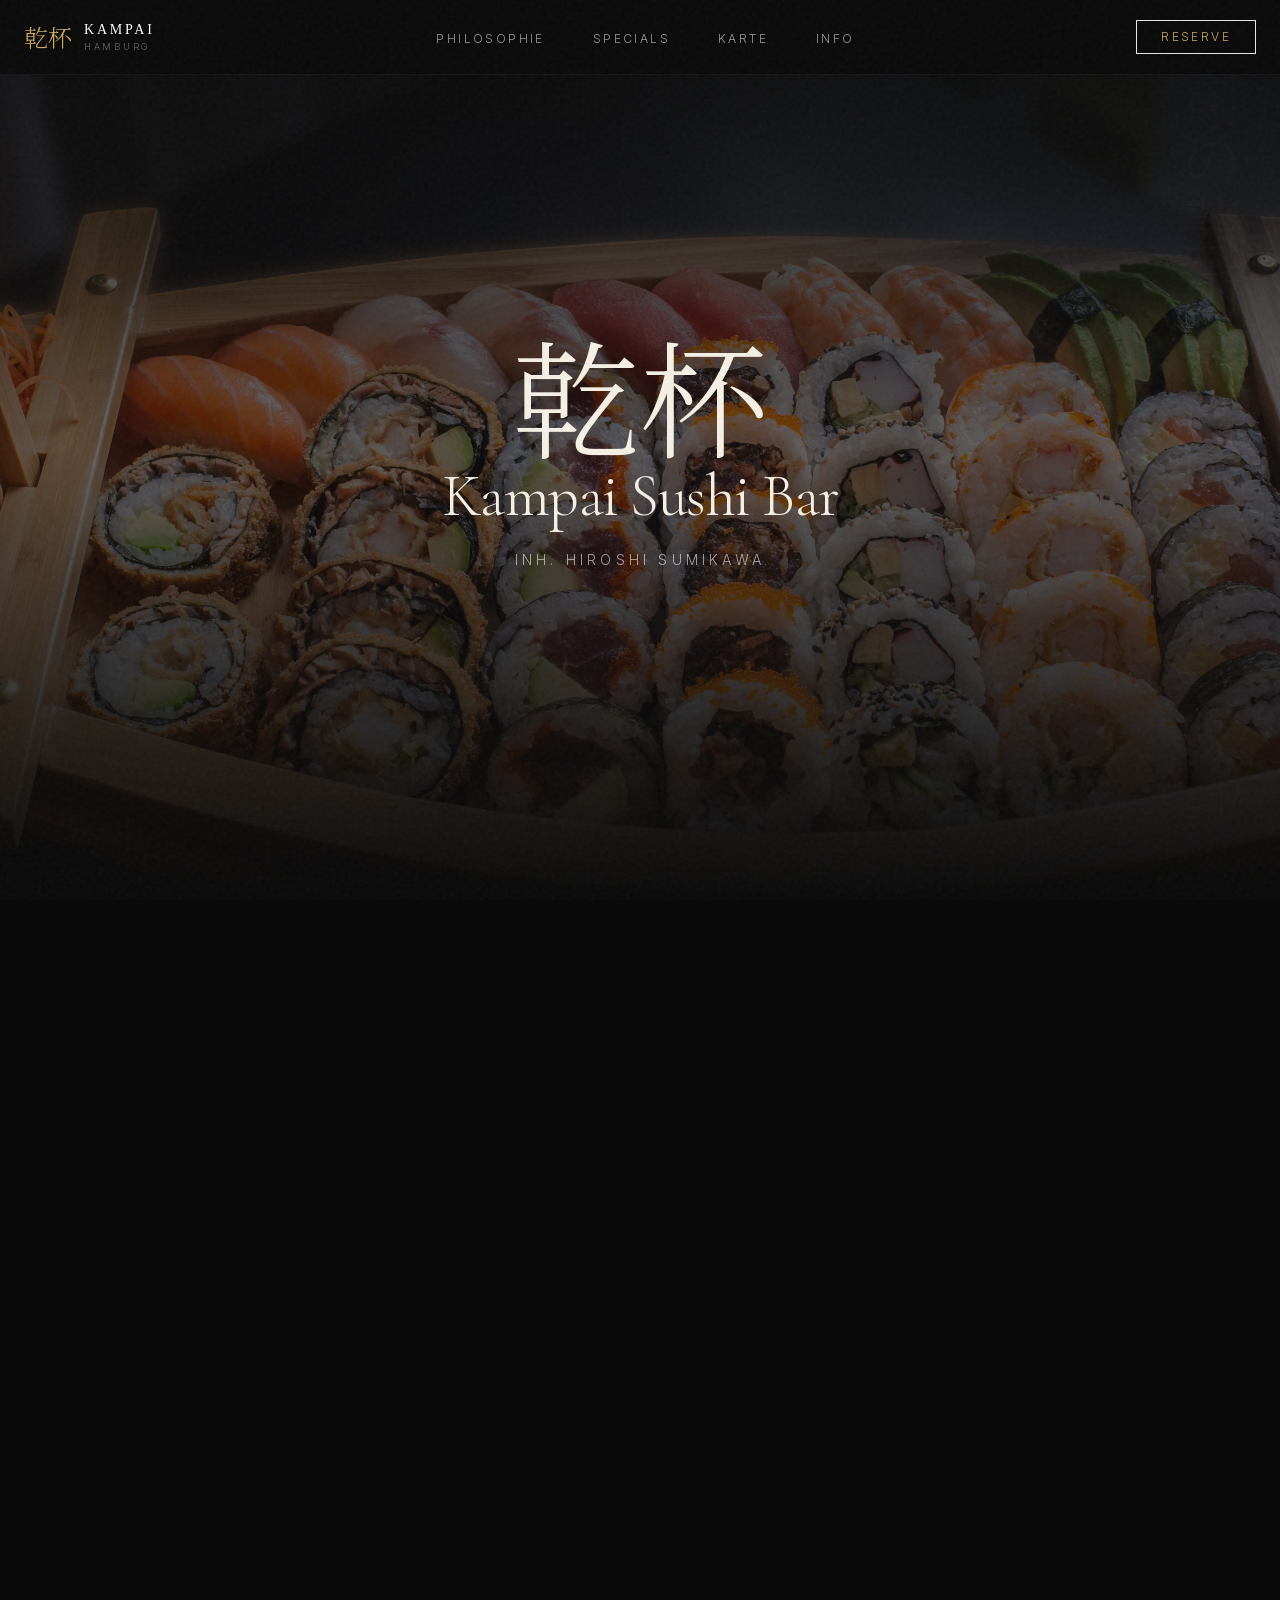
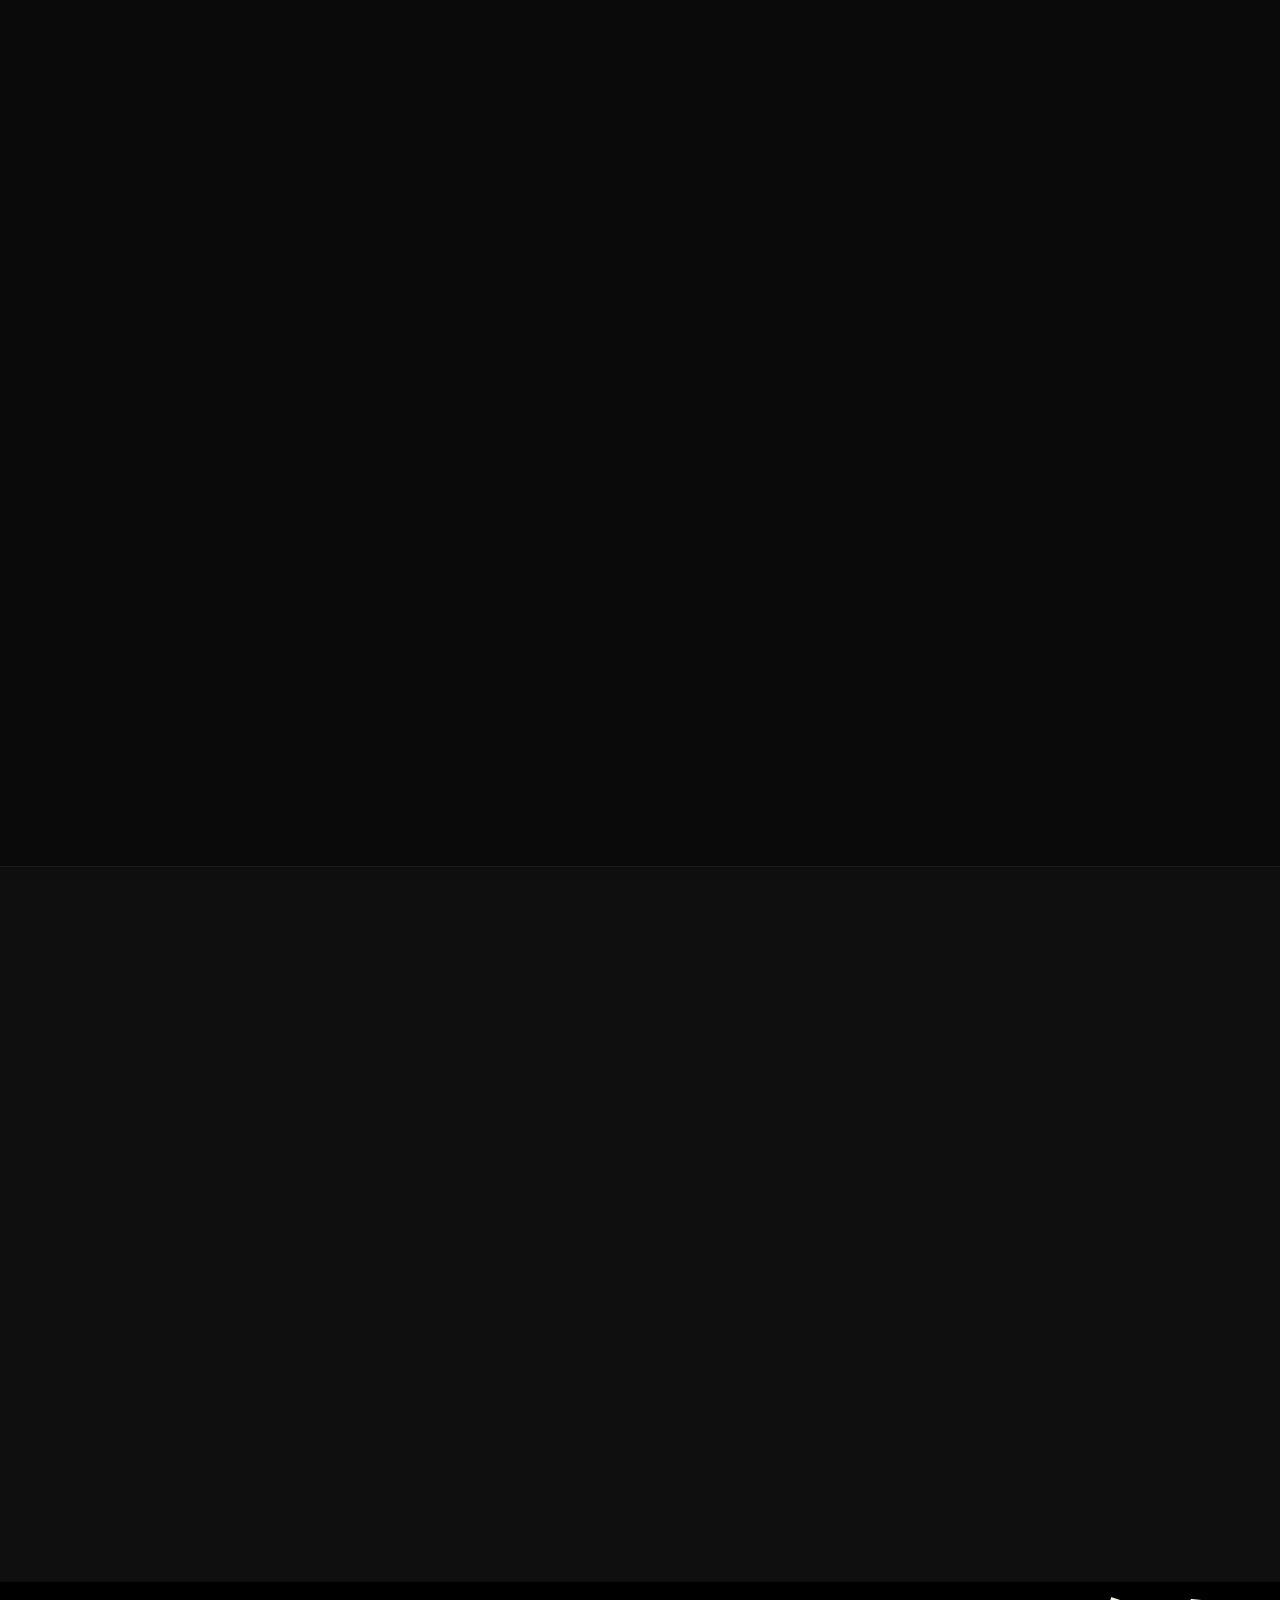
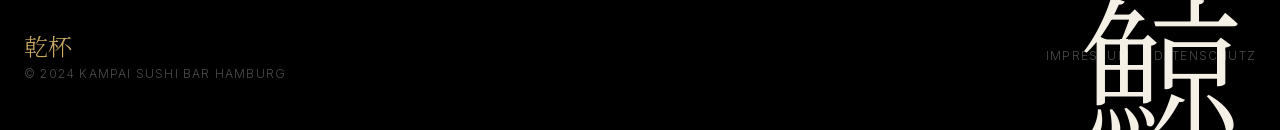
<file: templates/sushi-restaurant-58.aura.build/index.html>
<html class="scroll-smooth" data-aura-runtime="ready" lang="de"><head><script data-offline-runtime="1">(function(){
var D = {"entries": [{"b": "W10=", "t": "application/json"}, {"b": "[base64]/lj7jjga7oirjooZPprq7luqbljKDlv4PmioDnvo7lkbPmpbXkuIrogbfkurrprYLkvJ3ntbHpnanmlrDlm5vlraPmipjjgIXmtbfjga7mgbXjgb/kuIDmnJ/[base64]/[base64]", "t": "application/json"}, {"b": "[base64]", "t": "application/json"}, {"b": "[base64]", "t": "application/json"}, {"b": "[base64]/[base64]", "t": "application/json"}, {"b": "[base64]/[base64]", "t": "application/json"}, {"b": "[base64]", "t": "application/json"}, {"b": "[base64]", "t": "application/json"}, {"b": "eyJwcmVmaXgiOiJzb2xhciIsImxhc3RNb2RpZmllZCI6MTc5MDQyMjU4OSwiYWxpYXNlcyI6e30sIndpZHRoIjoyNCwiaGVpZ2h0IjoyNCwiaWNvbnMiOnt9LCJub3RfZm91bmQiOlsiZmFjZWJvb2stbGluZWFyIl19", "t": "application/json"}, {"b": "[base64]", "t": "application/json"}, {"b": "eyJwcmVmaXgiOiJzb2xhciIsImxhc3RNb2RpZmllZCI6MTc5MDQyMjU4OSwiYWxpYXNlcyI6e30sIndpZHRoIjoyNCwiaGVpZ2h0IjoyNCwiaWNvbnMiOnt9LCJub3RfZm91bmQiOlsiaW5zdGFncmFtLWxpbmVhciJdfQ==", "t": "application/json"}, {"b": "[base64]", "t": "application/json"}, {"b": "e30K", "t": "application/json"}, {"b": "[base64]", "t": "application/json"}, {"b": "[base64]/[base64]", "t": "application/json"}], "keys": {"https://hoirqrkdgbmvpwutwuwj.supabase.co/rest/v1/shared_react_projects?select=*&slug=ilike.sushi-restaurant-58": 0, "https://hoirqrkdgbmvpwutwuwj.supabase.co/rest/v1/shared_react_projects": 0, "https://hoirqrkdgbmvpwutwuwj.supabase.co/rest/v1/rpc/get_public_shared_react_project_by_slug": 0, "https://hoirqrkdgbmvpwutwuwj.supabase.co/rest/v1/shared_react_projects?select=*&custom_domain=ilike.sushi-restaurant-58.aura.build": 0, "https://hoirqrkdgbmvpwutwuwj.supabase.co/rest/v1/rpc/get_public_shared_react_project_by_domain": 0, "https://hoirqrkdgbmvpwutwuwj.supabase.co/rest/v1/shared_react_projects?select=*&custom_domain=ilike.aura.build": 0, "https://hoirqrkdgbmvpwutwuwj.supabase.co/rest/v1/shared_code?select=*&slug=ilike.sushi-restaurant-58": 1, "https://hoirqrkdgbmvpwutwuwj.supabase.co/rest/v1/shared_code": 1, "https://hoirqrkdgbmvpwutwuwj.supabase.co/rest/v1/shared_code?select=slug%2Ccreated_at&user_id=eq.885cc0d1-48b5-460c-b4e0-b67d44aaaedc&order=created_at.desc": 2, "https://hoirqrkdgbmvpwutwuwj.supabase.co/rest/v1/public_author_profiles?select=id%2Cfull_name%2Cavatar_url%2Cbio%2Cslug%2Ccreated_at%2Cviews%2Cis_featured%2Cwebsite%2Clocation%2Cis_pro&id=in.%28885cc0d1-48b5-460c-b4e0-b67d44aaaedc%29": 3, "https://hoirqrkdgbmvpwutwuwj.supabase.co/rest/v1/public_author_profiles": 3, "https://hoirqrkdgbmvpwutwuwj.supabase.co/rest/v1/shared_code?select=code%2Cprivate%2Cuser_id%2Cshare_source_code&slug=ilike.japanese-restaurant-85": 4, "https://hoirqrkdgbmvpwutwuwj.supabase.co/rest/v1/rpc/get_public_share_project_context": 0, "https://hoirqrkdgbmvpwutwuwj.supabase.co/rest/v1/shared_code?select=code%2Cprivate%2Cuser_id%2Cshare_source_code&slug=ilike.real-estate-developer-99": 5, "https://hoirqrkdgbmvpwutwuwj.supabase.co/rest/v1/rpc/get_public_share_page_content": 0, "https://api.iconify.design/solar.json?icons=arrow-left-linear": 6, "https://api.iconify.design/solar.json": 6, "https://api.iconify.design/solar.json?icons=hamburger-menu-linear": 7, "https://api.iconify.design/solar.json?icons=facebook-linear": 8, "https://api.iconify.design/solar.json?icons=map-point-linear%2Cphone-calling-linear": 9, "https://api.iconify.design/solar.json?icons=instagram-linear": 10, "https://api.iconify.design/solar.json?icons=arrow-right-linear%2Cclock-circle-linear": 11, "https://maps.googleapis.com/maps/api/mapsjs/gen_204?csp_test=true": 12, "https://maps.googleapis.com/maps/api/mapsjs/gen_204": 12, "https://www.google.com/maps/vt?pb=!1m4!1m3!1i16!2i34582!3i21181!1m4!1m3!1i16!2i34583!3i21180!1m4!1m3!1i16!2i34583!3i21181!2m3!1e0!2sm!3i797563150!2m3!1e2!2sspotlit!5i1!3m13!2sen!3sUS!5e289!12m5!1e68!2m2!1sset!2sRoadmap!4e2!12m3!1e37!2m1!1ssmartmaps!4e3!12m2!5b1!6b1!27m16!299174093m15!14m14!1m9!1m2!1y5166067950436283749!2y1054948440540565601!2s%2Fg%2F11c0rln10_!4m2!1x535507744!2x99615758!8b1!15sgcid%3Asubpremise!2b0!3b0!6b0!8b0&key=AIzaSyCmL18misQw9KdwqGaw3zHkitj8vG6QF2Y&token=111753": 13, "https://www.google.com/maps/vt": 13, "https://www.google.com/maps/vt?pb=!1m4!1m3!1i16!2i34579!3i21179!1m4!1m3!1i16!2i34579!3i21180!1m4!1m3!1i16!2i34579!3i21181!1m4!1m3!1i16!2i34580!3i21179!1m4!1m3!1i16!2i34581!3i21179!1m4!1m3!1i16!2i34582!3i21179!1m4!1m3!1i16!2i34583!3i21179!1m4!1m3!1i16!2i34580!3i21180!1m4!1m3!1i16!2i34580!3i21181!1m4!1m3!1i16!2i34581!3i21180!1m4!1m3!1i16!2i34581!3i21181!1m4!1m3!1i16!2i34582!3i21180!2m3!1e0!2sm!3i797563150!2m3!1e2!2sspotlit!5i1!3m13!2sen!3sUS!5e289!12m5!1e68!2m2!1sset!2sRoadmap!4e2!12m3!1e37!2m1!1ssmartmaps!4e3!12m2!5b1!6b1!27m16!299174093m15!14m14!1m9!1m2!1y5166067950436283749!2y1054948440540565601!2s%2Fg%2F11c0rln10_!4m2!1x535507744!2x99615758!8b1!15sgcid%3Asubpremise!2b0!3b0!6b0!8b0&key=AIzaSyCmL18misQw9KdwqGaw3zHkitj8vG6QF2Y&token=23752": 14}};
var E = D.entries, K = D.keys;
function entry(u){
  if (!u) return null;
  if (K[u] != null) return E[K[u]];
  try {
    var x = new URL(u, location.href);
    if (K[x.href] != null) return E[K[x.href]];
    var op = x.origin + x.pathname;
    if (K[op] != null) return E[K[op]];
  } catch(e){}
  return null;
}
function bytes(e){
  var s = atob(e.b), a = new Uint8Array(s.length);
  for (var i=0;i<s.length;i++) a[i] = s.charCodeAt(i);
  return a;
}
window.__offlineDataUri = function(u){
  var e = entry(u);
  return e ? ('data:' + e.t + ';base64,' + e.b) : null;
};
var _fetch = window.fetch;
if (_fetch) window.fetch = function(input, init){
  try {
    var u = (typeof input === 'string') ? input : (input && input.url);
    var e = entry(u);
    if (e) return Promise.resolve(new Response(bytes(e),
      { status:200, headers:{'Content-Type': e.t} }));
  } catch(err){}
  return _fetch.apply(this, arguments);
};
var _open = XMLHttpRequest.prototype.open;
XMLHttpRequest.prototype.open = function(m, u){
  try { this.__offUrl = u; } catch(e){}
  return _open.apply(this, arguments);
};
var _send = XMLHttpRequest.prototype.send;
XMLHttpRequest.prototype.send = function(){
  var e = entry(this.__offUrl);
  if (!e) return _send.apply(this, arguments);
  var self = this, txt = atob(e.b);
  setTimeout(function(){
    try {
      Object.defineProperty(self,'readyState',{value:4,configurable:true});
      Object.defineProperty(self,'status',{value:200,configurable:true});
      Object.defineProperty(self,'responseText',{value:txt,configurable:true});
      Object.defineProperty(self,'response',{value:txt,configurable:true});
    } catch(err){}
    if (typeof self.onreadystatechange === 'function') self.onreadystatechange();
    if (typeof self.onload === 'function') self.onload();
  }, 0);
};
})();</script><script data-offline-resolve="1">(function(){
var ASSET_MAP = {"https://sushi-restaurant-58.aura.build/": "assets/91171bcd7d9d939d_file.html", "https://cdn.jsdelivr.net/npm/iconify-icon@2.1.0/dist/iconify-icon.min.js": "assets/758d94838db0cafd_iconify-icon.min.js", "https://fonts.googleapis.com/css2?family=Inter:wght@300;400;500;600;700&display=swap": "assets/f32c4a47e91d6996_css2.css", "https://sushi-restaurant-58.aura.build/assets/index-o3Ywettx.css": "assets/7aaa108d9d0ee33a_index-o3Ywettx.css", "https://sushi-restaurant-58.aura.build/assets/index-Bxe5UxxL.js": "assets/index-Bxe5UxxL.js", "https://sushi-restaurant-58.aura.build/assets/supabaseTokenFirewall-CAOJGLg6.js": "assets/supabaseTokenFirewall-CAOJGLg6.js", "https://sushi-restaurant-58.aura.build/assets/previewFrameSizes-DbqEjwpB.js": "assets/previewFrameSizes-DbqEjwpB.js", "https://sushi-restaurant-58.aura.build/assets/tabs-ddMVdrFb.js": "assets/tabs-ddMVdrFb.js", "https://sushi-restaurant-58.aura.build/assets/lock-SVM04bCE.js": "assets/lock-SVM04bCE.js", "https://sushi-restaurant-58.aura.build/assets/reactProjectPages-oL-ViPrD.js": "assets/reactProjectPages-oL-ViPrD.js", "https://sushi-restaurant-58.aura.build/assets/target-DWPiFWyc.js": "assets/target-DWPiFWyc.js", "https://sushi-restaurant-58.aura.build/assets/index-CQTok2Mq.js": "assets/index-CQTok2Mq.js", "https://sushi-restaurant-58.aura.build/assets/avatar-CRpw6BRt.js": "assets/avatar-CRpw6BRt.js", "https://sushi-restaurant-58.aura.build/assets/index-C52djYjF.js": "assets/index-C52djYjF.js", "https://sushi-restaurant-58.aura.build/assets/iconBase-L1goEPaf.js": "assets/iconBase-L1goEPaf.js", "https://sushi-restaurant-58.aura.build/assets/undo-2-xdvkhoOu.js": "assets/undo-2-xdvkhoOu.js", "https://sushi-restaurant-58.aura.build/assets/bookmark-B3o17EcC.js": "assets/bookmark-B3o17EcC.js", "https://sushi-restaurant-58.aura.build/assets/PublishedReactArtifactPreview-DPruaDG7.js": "assets/PublishedReactArtifactPreview-DPruaDG7.js", "https://sushi-restaurant-58.aura.build/assets/cloud-upload-DDUKrx7o.js": "assets/cloud-upload-DDUKrx7o.js", "https://sushi-restaurant-58.aura.build/assets/index-BdQq_4o_.js": "assets/index-BdQq_4o_.js", "https://sushi-restaurant-58.aura.build/assets/TemplateArtifactsService-CZcpNFTR.js": "assets/TemplateArtifactsService-CZcpNFTR.js", "https://sushi-restaurant-58.aura.build/assets/ScreenCapture-CZ8cj8gt.js": "assets/ScreenCapture-CZ8cj8gt.js", "https://sushi-restaurant-58.aura.build/assets/shuffle-C9zSvbLY.js": "assets/shuffle-C9zSvbLY.js", "https://sushi-restaurant-58.aura.build/assets/checkbox-UDtkuz0Q.js": "assets/checkbox-UDtkuz0Q.js", "https://sushi-restaurant-58.aura.build/assets/reactPreviewFiles-dS6aP0GR.js": "assets/reactPreviewFiles-dS6aP0GR.js", "https://sushi-restaurant-58.aura.build/assets/reactCmsRuntime-DJx9dyyb.js": "assets/reactCmsRuntime-DJx9dyyb.js", "https://sushi-restaurant-58.aura.build/assets/reactSourceValidation-BtIrddmc.js": "assets/reactSourceValidation-BtIrddmc.js", "https://sushi-restaurant-58.aura.build/assets/RemixPopover-DUxbOeFU.js": "assets/RemixPopover-DUxbOeFU.js", "https://sushi-restaurant-58.aura.build/assets/camera-FVrSTJFe.js": "assets/camera-FVrSTJFe.js", "https://sushi-restaurant-58.aura.build/assets/save-D0tnjXIv.js": "assets/save-D0tnjXIv.js", "https://sushi-restaurant-58.aura.build/assets/cmsLoopUtils-B-1yj7VT.js": "assets/cmsLoopUtils-B-1yj7VT.js", "https://sushi-restaurant-58.aura.build/assets/iframeTransitions-Cff-O-BZ.js": "assets/iframeTransitions-Cff-O-BZ.js", "https://sushi-restaurant-58.aura.build/assets/CustomPreviewContainer-CMiytK2m.js": "assets/CustomPreviewContainer-CMiytK2m.js", "https://sushi-restaurant-58.aura.build/assets/copy-CSUlW6x8.js": "assets/copy-CSUlW6x8.js", "https://sushi-restaurant-58.aura.build/assets/reactProjectRepair-D1pqtf0Z.js": "assets/reactProjectRepair-D1pqtf0Z.js", "https://sushi-restaurant-58.aura.build/assets/select-DvpOjx2x.js": "assets/select-DvpOjx2x.js", "https://sushi-restaurant-58.aura.build/assets/reactPublishing-BHz7Q8b0.js": "assets/reactPublishing-BHz7Q8b0.js", "https://sushi-restaurant-58.aura.build/assets/reactLocalPreviewSupport-CrKYDiAb.js": "assets/reactLocalPreviewSupport-CrKYDiAb.js", "https://sushi-restaurant-58.aura.build/assets/htmlToReactConversion-33TXaFuQ.js": "assets/htmlToReactConversion-33TXaFuQ.js", "https://sushi-restaurant-58.aura.build/assets/sandpackUtils-Dlcl8Rou.js": "assets/sandpackUtils-Dlcl8Rou.js", "https://sushi-restaurant-58.aura.build/assets/PublicSharedSiteResolver-Df6TfjGR.js": "assets/PublicSharedSiteResolver-Df6TfjGR.js", "https://sushi-restaurant-58.aura.build/assets/prism-CXiIl519.js": "assets/prism-CXiIl519.js", "https://sushi-restaurant-58.aura.build/assets/SandpackContainer-DnMQBoSf.js": "assets/SandpackContainer-DnMQBoSf.js", "https://hoirqrkdgbmvpwutwuwj.supabase.co/rest/v1/shared_react_projects?select=*&slug=ilike.sushi-restaurant-58": "assets/4f53cda18c2baa0c_shared_react_projects.json", "https://hoirqrkdgbmvpwutwuwj.supabase.co/rest/v1/rpc/get_public_shared_react_project_by_slug": "assets/4f53cda18c2baa0c_shared_react_projects.json", "https://hoirqrkdgbmvpwutwuwj.supabase.co/rest/v1/shared_react_projects?select=*&custom_domain=ilike.sushi-restaurant-58.aura.build": "assets/4f53cda18c2baa0c_shared_react_projects.json", "https://hoirqrkdgbmvpwutwuwj.supabase.co/rest/v1/rpc/get_public_shared_react_project_by_domain": "assets/4f53cda18c2baa0c_shared_react_projects.json", "https://hoirqrkdgbmvpwutwuwj.supabase.co/rest/v1/shared_react_projects?select=*&custom_domain=ilike.aura.build": "assets/4f53cda18c2baa0c_shared_react_projects.json", "https://hoirqrkdgbmvpwutwuwj.supabase.co/rest/v1/shared_code?select=*&slug=ilike.sushi-restaurant-58": "assets/f0c686decd7fb6cd_shared_code.json", "https://hoirqrkdgbmvpwutwuwj.supabase.co/rest/v1/shared_code?select=slug%2Ccreated_at&user_id=eq.885cc0d1-48b5-460c-b4e0-b67d44aaaedc&order=created_at.desc": "assets/442716b90be38038_shared_code.json", "https://hoirqrkdgbmvpwutwuwj.supabase.co/rest/v1/public_author_profiles?select=id%2Cfull_name%2Cavatar_url%2Cbio%2Cslug%2Ccreated_at%2Cviews%2Cis_featured%2Cwebsite%2Clocation%2Cis_pro&id=in.%28885cc0d1-48b5-460c-b4e0-b67d44aaaedc%29": "assets/00284ec4d4e4662a_public_author_profiles.json", "https://fonts.gstatic.com/s/inter/v20/UcC73FwrK3iLTeHuS_nVMrMxCp50SjIa1ZL7W0Q5nw.woff2": "assets/c940764593d0fe5d_UcC73FwrK3iLTeHuS_nVMrMxCp50Sj.woff2", "https://sushi-restaurant-58.aura.build/logo-aura-gray.svg": "assets/23a9f32ff7d46956_logo-aura-gray.svg", "https://images.unsplash.com/photo-1553621042-f6e147245754?q=80&w=2525&auto=format&fit=crop": "assets/35433bbdc3d97f9c_photo-1553621042-f6e147245754.avif", "https://images.unsplash.com/photo-1611143669185-af224c5e3252?q=80&w=1632&auto=format&fit=crop": "assets/dffc9af92109365f_photo-1611143669185-af224c5e32.avif", "https://images.unsplash.com/photo-1579871494447-9811cf80d66c?q=80&w=1470&auto=format&fit=crop": "assets/e8553bba7c337cb3_photo-1579871494447-9811cf80d6.avif", "https://fonts.googleapis.com/css2?family=Cormorant+Garamond:ital,wght@0,300;0,400;0,500;0,600;1,300;1,400&family=Inter:wght@200;300;400&family=Noto+Serif+JP:wght@200;300;400&display=swap": "assets/15621b1aa8dccccd_css2.css", "https://images.unsplash.com/photo-1558985250-27a406d64cb3?q=80&w=1470&auto=format&fit=crop": "assets/7aee47b933cc0fdd_photo-1558985250-27a406d64cb3.avif", "https://cdnjs.cloudflare.com/ajax/libs/gsap/3.12.2/ScrollTrigger.min.js": "assets/65f6c13748b0c8d8_ScrollTrigger.min.js", "https://cdnjs.cloudflare.com/ajax/libs/gsap/3.12.2/gsap.min.js": "assets/efc85c7eb1418197_gsap.min.js", "https://hoirqrkdgbmvpwutwuwj.supabase.co/storage/v1/object/public/assets/assets/917d6f93-fb36-439a-8c48-884b67b35381_1600w.jpg": "assets/585a27183f42ba3e_917d6f93-fb36-439a-8c48-884b67.jpg", "https://hoirqrkdgbmvpwutwuwj.supabase.co/rest/v1/shared_code?select=code%2Cprivate%2Cuser_id%2Cshare_source_code&slug=ilike.japanese-restaurant-85": "assets/2a35121871944efb_shared_code.json", "https://hoirqrkdgbmvpwutwuwj.supabase.co/rest/v1/rpc/get_public_share_project_context": "assets/4f53cda18c2baa0c_shared_react_projects.json", "https://code.iconify.design/iconify-icon/1.0.7/iconify-icon.min.js": "assets/851bed7af266f96a_iconify-icon.min.js", "https://hoirqrkdgbmvpwutwuwj.supabase.co/rest/v1/shared_code?select=code%2Cprivate%2Cuser_id%2Cshare_source_code&slug=ilike.real-estate-developer-99": "assets/c1e29ced133e025e_shared_code.json", "https://cdn.tailwindcss.com/3.4.17": "assets/176e894661aa9cdc_3.4.17", "https://fonts.gstatic.com/s/notoserifjp/v33/xn7mYHs72GKoTvER4Gn3b5eMXNukZEY1FdvPydaYCaeub8TUnmzwwRURhX8K-w.92.woff2": "assets/fdd0fec9208ed875_xn7mYHs72GKoTvER4Gn3b5eMXNukZE.woff2", "https://fonts.gstatic.com/s/notoserifjp/v33/xn7mYHs72GKoTvER4Gn3b5eMXNukZEY1FdvPydaYCaeub8TUnmzwwRURhX8K-w.97.woff2": "assets/0a12e8aa8e2322ad_xn7mYHs72GKoTvER4Gn3b5eMXNukZE.woff2", "https://fonts.gstatic.com/s/cormorantgaramond/v21/co3ZmX5slCNuHLi8bLeY9MK7whWMhyjYrEtImSqn7B6D.woff2": "assets/e6d6d1d73858aa9b_co3ZmX5slCNuHLi8bLeY9MK7whWMhy.woff2", "https://fonts.gstatic.com/s/cormorantgaramond/v21/co3bmX5slCNuHLi8bLeY9MK7whWMhyjYqXtKky2F7g.woff2": "assets/5d618c462b7a5b74_co3bmX5slCNuHLi8bLeY9MK7whWMhy.woff2", "https://fonts.gstatic.com/s/notoserifjp/v33/xn7mYHs72GKoTvER4Gn3b5eMbNmuY2Q3X88.woff2": "assets/13fe53f32a68bba5_xn7mYHs72GKoTvER4Gn3b5eMbNmuY2.woff2", "https://fonts.gstatic.com/s/notoserifjp/v33/xn7mYHs72GKoTvER4Gn3b5eMXNukZEY1FdvPydaYCaeub8TUnmzwwRURhX8K-w.113.woff2": "assets/4901e83e970dbfca_xn7mYHs72GKoTvER4Gn3b5eMXNukZE.woff2", "https://fonts.gstatic.com/s/notoserifjp/v33/xn7mYHs72GKoTvER4Gn3b5eMXNukZEY1FdvPydaYCaeub8TUnmzwwRURhX8K-w.105.woff2": "assets/a94f63e7a9dc00a9_xn7mYHs72GKoTvER4Gn3b5eMXNukZE.woff2", "https://fonts.gstatic.com/s/notoserifjp/v33/xn7mYHs72GKoTvER4Gn3b5eMXNukZEY1FdvPydaYCaeub8TUnmzwwRURhX8K-w.110.woff2": "assets/cab914c3eff00255_xn7mYHs72GKoTvER4Gn3b5eMXNukZE.woff2", "https://fonts.gstatic.com/s/notoserifjp/v33/xn7mYHs72GKoTvER4Gn3b5eMXNukZEY1FdvPydaYCaeub8TUnmzwwRURhX8K-w.117.woff2": "assets/1a627b8be5ce5af6_xn7mYHs72GKoTvER4Gn3b5eMXNukZE.woff2", "https://fonts.gstatic.com/s/notoserifjp/v33/xn7mYHs72GKoTvER4Gn3b5eMXNukZEY1FdvPydaYCaeub8TUnmzwwRURhX8K-w.77.woff2": "assets/ad320efd44f19657_xn7mYHs72GKoTvER4Gn3b5eMXNukZE.woff2", "https://fonts.gstatic.com/s/notoserifjp/v33/xn7mYHs72GKoTvER4Gn3b5eMXNukZEY1FdvPydaYCaeub8TUnmzwwRURhX8K-w.100.woff2": "assets/7f82aa2c9e4ba90a_xn7mYHs72GKoTvER4Gn3b5eMXNukZE.woff2", "https://fonts.gstatic.com/s/notoserifjp/v33/xn7mYHs72GKoTvER4Gn3b5eMXNukZEY1FdvPydaYCaeub8TUnmzwwRURhX8K-w.107.woff2": "assets/860bedea80c4f37f_xn7mYHs72GKoTvER4Gn3b5eMXNukZE.woff2", "https://fonts.gstatic.com/s/notoserifjp/v33/xn7mYHs72GKoTvER4Gn3b5eMXNukZEY1FdvPydaYCaeub8TUnmzwwRURhX8K-w.82.woff2": "assets/5502d38f707fae95_xn7mYHs72GKoTvER4Gn3b5eMXNukZE.woff2", "https://fonts.gstatic.com/s/notoserifjp/v33/xn7mYHs72GKoTvER4Gn3b5eMXNukZEY1FdvPydaYCaeub8TUnmzwwRURhX8K-w.109.woff2": "assets/02751a8a75f61e8b_xn7mYHs72GKoTvER4Gn3b5eMXNukZE.woff2", "https://fonts.gstatic.com/s/notoserifjp/v33/xn7mYHs72GKoTvER4Gn3b5eMXNukZEY1FdvPydaYCaeub8TUnmzwwRURhX8K-w.104.woff2": "assets/b73377b1a72e569a_xn7mYHs72GKoTvER4Gn3b5eMXNukZE.woff2", "https://fonts.gstatic.com/s/notoserifjp/v33/xn7mYHs72GKoTvER4Gn3b5eMXNukZEY1FdvPydaYCaeub8TUnmzwwRURhX8K-w.96.woff2": "assets/ffcea06991168a67_xn7mYHs72GKoTvER4Gn3b5eMXNukZE.woff2", "https://fonts.gstatic.com/s/notoserifjp/v33/xn7mYHs72GKoTvER4Gn3b5eMXNukZEY1FdvPydaYCaeub8TUnmzwwRURhX8K-w.114.woff2": "assets/00a67fc4f94860c3_xn7mYHs72GKoTvER4Gn3b5eMXNukZE.woff2", "https://fonts.gstatic.com/s/notoserifjp/v33/xn7mYHs72GKoTvER4Gn3b5eMXNukZEY1FdvPydaYCaeub8TUnmzwwRURhX8K-w.115.woff2": "assets/a2447e98a4d58fac_xn7mYHs72GKoTvER4Gn3b5eMXNukZE.woff2", "https://fonts.gstatic.com/s/notoserifjp/v33/xn7mYHs72GKoTvER4Gn3b5eMXNukZEY1FdvPydaYCaeub8TUnmzwwRURhX8K-w.108.woff2": "assets/ff96dc7f408d218d_xn7mYHs72GKoTvER4Gn3b5eMXNukZE.woff2", "https://fonts.gstatic.com/s/notoserifjp/v33/xn7mYHs72GKoTvER4Gn3b5eMXNukZEY1FdvPydaYCaeub8TUnmzwwRURhX8K-w.99.woff2": "assets/b54762d94eba75fb_xn7mYHs72GKoTvER4Gn3b5eMXNukZE.woff2", "https://fonts.gstatic.com/s/notoserifjp/v33/xn7mYHs72GKoTvER4Gn3b5eMXNukZEY1FdvPydaYCaeub8TUnmzwwRURhX8K-w.89.woff2": "assets/db10a4208de7f685_xn7mYHs72GKoTvER4Gn3b5eMXNukZE.woff2", "https://fonts.gstatic.com/s/notoserifjp/v33/xn7mYHs72GKoTvER4Gn3b5eMXNukZEY1FdvPydaYCaeub8TUnmzwwRURhX8K-w.116.woff2": "assets/0e115c5706f6986d_xn7mYHs72GKoTvER4Gn3b5eMXNukZE.woff2", "https://fonts.gstatic.com/s/notoserifjp/v33/xn7mYHs72GKoTvER4Gn3b5eMXNukZEY1FdvPydaYCaeub8TUnmzwwRURhX8K-w.119.woff2": "assets/3314f5744db31068_xn7mYHs72GKoTvER4Gn3b5eMXNukZE.woff2", "https://hoirqrkdgbmvpwutwuwj.supabase.co/rest/v1/rpc/get_public_share_page_content": "assets/4f53cda18c2baa0c_shared_react_projects.json", "https://fonts.gstatic.com/s/notoserifjp/v33/xn7mYHs72GKoTvER4Gn3b5eMXNukZEY1FdvPydaYCaeub8TUnmzwwRURhX8K-w.69.woff2": "assets/0dfc2b99c6ca0937_xn7mYHs72GKoTvER4Gn3b5eMXNukZE.woff2", "https://api.iconify.design/solar.json?icons=arrow-left-linear": "assets/3c2de74cdf03de31_solar.json", "https://api.iconify.design/solar.json?icons=hamburger-menu-linear": "assets/f8a01d4157a562e9_solar.json", "https://api.iconify.design/solar.json?icons=facebook-linear": "assets/695b5798ec9bfdaa_solar.json", "https://api.iconify.design/solar.json?icons=map-point-linear%2Cphone-calling-linear": "assets/0372a59c76cbd524_solar.json", "https://api.iconify.design/solar.json?icons=instagram-linear": "assets/e054b3a37dca3164_solar.json", "https://api.iconify.design/solar.json?icons=arrow-right-linear%2Cclock-circle-linear": "assets/757bfc003b0d62e7_solar.json", "https://hoirqrkdgbmvpwutwuwj.supabase.co/storage/v1/object/public/preview-images/sushi-restaurant-58.png?t=1771829417912": "assets/4f765f23de712ba1_sushi-restaurant-58.png", "https://www.google.com/maps/embed?pb=!1m18!1m12!1m3!1d2370.478839845196!2d9.95758331612443!3d53.54924398002194!2m3!1f0!2f0!3f0!3m2!1i1024!2i768!4f13.1!3m3!1m2!1s0x47b18f6f04363d6b%3A0x4256246415513576!2sHamburger%20Berg%2025%2C%2020359%20Hamburg%2C%20Germany!5e0!3m2!1sen!2sus!4v1646215849521!5m2!1sen!2sus": "assets/f4251d2ebf4939b6_embed.html", "https://maps.googleapis.com/maps/api/js?key=AIzaSyCmL18misQw9KdwqGaw3zHkitj8vG6QF2Y&paint_origin=&libraries=geometry,search&v=weekly&loading=async&language=en&region=us&experimentation=allowed&callback=onApiLoad": "assets/9a54510bd579ed4b_js.js", "https://maps.gstatic.com/maps-api-v3/embed/js/66/6c/init_embed.js": "assets/ff2cb0fbf5c3d08e_init_embed.js", "https://maps.googleapis.com/maps-api-v3/api/js/66/6c/geometry.js": "assets/8e6d29c99c45681f_geometry.js", "https://maps.googleapis.com/maps-api-v3/api/js/66/6c/search.js": "assets/4c62d602d54d06e1_search.js", "https://maps.googleapis.com/maps-api-v3/api/js/66/6c/main.js": "assets/0e1c346b46040c7c_main.js", "https://maps.googleapis.com/maps/api/mapsjs/gen_204?csp_test=true": "assets/ca3d163bab055381_gen_204.json", "https://maps.googleapis.com/maps-api-v3/api/js/66/6c/map.js": "assets/7dcebb63a808976d_map.js", "https://maps.googleapis.com/maps-api-v3/api/js/66/6c/common.js": "assets/3e349f3fc5cb9972_common.js", "https://maps.googleapis.com/maps-api-v3/api/js/66/6c/util.js": "assets/78727a26c0a1cc28_util.js", "https://maps.gstatic.com/mapfiles/openhand_8_8.cur": "assets/7342f390b12f636d_openhand_8_8.cur", "https://maps.googleapis.com/maps-api-v3/api/js/66/6c/controls.js": "assets/a90e490aa2eccdd6_controls.js", "https://maps.googleapis.com/maps-api-v3/api/js/66/6c/onion.js": "assets/147ef42eaaee5c09_onion.js", "https://maps.googleapis.com/maps-api-v3/api/js/66/6c/search_impl.js": "assets/98bd9050e3dffc39_search_impl.js", "https://maps.googleapis.com/maps-api-v3/api/js/66/6c/places.js": "assets/23878a38f369d000_places.js", "https://maps.googleapis.com/maps-api-v3/api/js/66/6c/places_impl.js": "assets/4961871aecd843ec_places_impl.js", "https://fonts.googleapis.com/css?family=Google+Sans+Text:400&text=%E2%86%90%E2%86%92%E2%86%91%E2%86%93&lang=en": "assets/6bca246fa77b5486_css.css", "https://fonts.googleapis.com/css?family=Roboto:300,400,500,700|Google+Sans:400,500,700|Google+Sans+Text:400,500,700&lang=en": "assets/42e87f55574a40fb_css.css", "https://maps.googleapis.com/maps-api-v3/api/js/66/6c/log.js": "assets/8de717a3ed6691a1_log.js", "https://fonts.gstatic.com/s/roboto/v51/KFO7CnqEu92Fr1ME7kSn66aGLdTylUAMa3yUBHMdazQ.woff2": "assets/0a44e0bb6ba5c853_KFO7CnqEu92Fr1ME7kSn66aGLdTylU.woff2", "https://maps.googleapis.com/$rpc/google.internal.maps.mapsjs.v1.MapsJsInternalService/InitMapsJwt": "assets/41632a717003326c_InitMapsJwt", "https://maps.googleapis.com/$rpc/google.internal.maps.mapsjs.v1.MapsJsInternalService/GetPlaceWidgetMetadata": "assets/31660bb496db5cda_GetPlaceWidgetMetadata", "https://maps.googleapis.com/$rpc/google.internal.maps.mapsjs.v1.MapsJsInternalService/GetViewportInfo": "assets/1aa014ede6b7bfd1_GetViewportInfo", "https://www.google.com/maps/vt?pb=!1m5!1m4!1i16!2i34581!3i21180!4i256!2m3!1e0!2sm!3i797563114!2m3!1e2!2sspotlit!5i1!3m13!2sen!3sUS!5e289!12m5!1e68!2m2!1sset!2sRoadmap!4e2!12m3!1e37!2m1!1ssmartmaps!4e0!5m1!1e3!23i47083502!27m16!299174093m15!14m14!1m9!1m2!1y5166067950436283749!2y1054948440540565601!2s%2Fg%2F11c0rln10_!4m2!1x535507744!2x99615758!8b1!15sgcid%3Asubpremise!2b0!3b0!6b0!8b0&key=AIzaSyCmL18misQw9KdwqGaw3zHkitj8vG6QF2Y&token=3107": "assets/76101e3a5f8ffc32_vt.webp", "https://www.google.com/maps/vt?pb=!1m5!1m4!1i16!2i34581!3i21179!4i256!2m3!1e0!2sm!3i797563114!2m3!1e2!2sspotlit!5i1!3m13!2sen!3sUS!5e289!12m5!1e68!2m2!1sset!2sRoadmap!4e2!12m3!1e37!2m1!1ssmartmaps!4e0!5m1!1e3!23i47083502!27m16!299174093m15!14m14!1m9!1m2!1y5166067950436283749!2y1054948440540565601!2s%2Fg%2F11c0rln10_!4m2!1x535507744!2x99615758!8b1!15sgcid%3Asubpremise!2b0!3b0!6b0!8b0&key=AIzaSyCmL18misQw9KdwqGaw3zHkitj8vG6QF2Y&token=65075": "assets/b97f2bc2303a6062_vt.webp", "https://www.google.com/maps/vt?pb=!1m5!1m4!1i16!2i34580!3i21179!4i256!2m3!1e0!2sm!3i797563114!2m3!1e2!2sspotlit!5i1!3m13!2sen!3sUS!5e289!12m5!1e68!2m2!1sset!2sRoadmap!4e2!12m3!1e37!2m1!1ssmartmaps!4e0!5m1!1e3!23i47083502!27m16!299174093m15!14m14!1m9!1m2!1y5166067950436283749!2y1054948440540565601!2s%2Fg%2F11c0rln10_!4m2!1x535507744!2x99615758!8b1!15sgcid%3Asubpremise!2b0!3b0!6b0!8b0&key=AIzaSyCmL18misQw9KdwqGaw3zHkitj8vG6QF2Y&token=72465": "assets/89f648c22e8290be_vt.webp", "https://www.google.com/maps/vt?pb=!1m5!1m4!1i16!2i34580!3i21180!4i256!2m3!1e0!2sm!3i797563114!2m3!1e2!2sspotlit!5i1!3m13!2sen!3sUS!5e289!12m5!1e68!2m2!1sset!2sRoadmap!4e2!12m3!1e37!2m1!1ssmartmaps!4e0!5m1!1e3!23i47083502!27m16!299174093m15!14m14!1m9!1m2!1y5166067950436283749!2y1054948440540565601!2s%2Fg%2F11c0rln10_!4m2!1x535507744!2x99615758!8b1!15sgcid%3Asubpremise!2b0!3b0!6b0!8b0&key=AIzaSyCmL18misQw9KdwqGaw3zHkitj8vG6QF2Y&token=10497": "assets/39c7e3d4d03f1358_vt.webp", "https://www.google.com/maps/vt?pb=!1m5!1m4!1i16!2i34582!3i21179!4i256!2m3!1e0!2sm!3i797563114!2m3!1e2!2sspotlit!5i1!3m13!2sen!3sUS!5e289!12m5!1e68!2m2!1sset!2sRoadmap!4e2!12m3!1e37!2m1!1ssmartmaps!4e0!5m1!1e3!23i47083502!27m16!299174093m15!14m14!1m9!1m2!1y5166067950436283749!2y1054948440540565601!2s%2Fg%2F11c0rln10_!4m2!1x535507744!2x99615758!8b1!15sgcid%3Asubpremise!2b0!3b0!6b0!8b0&key=AIzaSyCmL18misQw9KdwqGaw3zHkitj8vG6QF2Y&token=57685": "assets/1667537e984b97f1_vt.webp", "https://www.google.com/maps/vt?pb=!1m5!1m4!1i16!2i34583!3i21180!4i256!2m3!1e0!2sm!3i797563114!2m3!1e2!2sspotlit!5i1!3m13!2sen!3sUS!5e289!12m5!1e68!2m2!1sset!2sRoadmap!4e2!12m3!1e37!2m1!1ssmartmaps!4e0!5m1!1e3!23i47083502!27m16!299174093m15!14m14!1m9!1m2!1y5166067950436283749!2y1054948440540565601!2s%2Fg%2F11c0rln10_!4m2!1x535507744!2x99615758!8b1!15sgcid%3Asubpremise!2b0!3b0!6b0!8b0&key=AIzaSyCmL18misQw9KdwqGaw3zHkitj8vG6QF2Y&token=119398": "assets/c4fc210b1a147449_vt.webp", "https://www.google.com/maps/vt?pb=!1m5!1m4!1i16!2i34583!3i21179!4i256!2m3!1e0!2sm!3i797563114!2m3!1e2!2sspotlit!5i1!3m13!2sen!3sUS!5e289!12m5!1e68!2m2!1sset!2sRoadmap!4e2!12m3!1e37!2m1!1ssmartmaps!4e0!5m1!1e3!23i47083502!27m16!299174093m15!14m14!1m9!1m2!1y5166067950436283749!2y1054948440540565601!2s%2Fg%2F11c0rln10_!4m2!1x535507744!2x99615758!8b1!15sgcid%3Asubpremise!2b0!3b0!6b0!8b0&key=AIzaSyCmL18misQw9KdwqGaw3zHkitj8vG6QF2Y&token=50295": "assets/3671f9b2e14ffaeb_vt.webp", "https://www.google.com/maps/vt?pb=!1m5!1m4!1i16!2i34582!3i21181!4i256!2m3!1e0!2sm!3i797563114!2m3!1e2!2sspotlit!5i1!3m13!2sen!3sUS!5e289!12m5!1e68!2m2!1sset!2sRoadmap!4e2!12m3!1e37!2m1!1ssmartmaps!4e0!5m1!1e3!23i47083502!27m16!299174093m15!14m14!1m9!1m2!1y5166067950436283749!2y1054948440540565601!2s%2Fg%2F11c0rln10_!4m2!1x535507744!2x99615758!8b1!15sgcid%3Asubpremise!2b0!3b0!6b0!8b0&key=AIzaSyCmL18misQw9KdwqGaw3zHkitj8vG6QF2Y&token=78591": "assets/e307e15a0412a301_vt.webp", "https://www.google.com/maps/vt?pb=!1m5!1m4!1i16!2i34580!3i21181!4i256!2m3!1e0!2sm!3i797563114!2m3!1e2!2sspotlit!5i1!3m13!2sen!3sUS!5e289!12m5!1e68!2m2!1sset!2sRoadmap!4e2!12m3!1e37!2m1!1ssmartmaps!4e0!5m1!1e3!23i47083502!27m16!299174093m15!14m14!1m9!1m2!1y5166067950436283749!2y1054948440540565601!2s%2Fg%2F11c0rln10_!4m2!1x535507744!2x99615758!8b1!15sgcid%3Asubpremise!2b0!3b0!6b0!8b0&key=AIzaSyCmL18misQw9KdwqGaw3zHkitj8vG6QF2Y&token=93371": "assets/c7dac4b7d7f4d752_vt.webp", "https://www.google.com/maps/vt?pb=!1m5!1m4!1i16!2i34579!3i21180!4i256!2m3!1e0!2sm!3i797563078!2m3!1e2!2sspotlit!5i1!3m13!2sen!3sUS!5e289!12m5!1e68!2m2!1sset!2sRoadmap!4e2!12m3!1e37!2m1!1ssmartmaps!4e0!5m1!1e3!23i47083502!27m16!299174093m15!14m14!1m9!1m2!1y5166067950436283749!2y1054948440540565601!2s%2Fg%2F11c0rln10_!4m2!1x535507744!2x99615758!8b1!15sgcid%3Asubpremise!2b0!3b0!6b0!8b0&key=AIzaSyCmL18misQw9KdwqGaw3zHkitj8vG6QF2Y&token=73916": "assets/3bae2a613a7e21f3_vt.webp", "https://www.google.com/maps/vt?pb=!1m5!1m4!1i16!2i34579!3i21179!4i256!2m3!1e0!2sm!3i797563078!2m3!1e2!2sspotlit!5i1!3m13!2sen!3sUS!5e289!12m5!1e68!2m2!1sset!2sRoadmap!4e2!12m3!1e37!2m1!1ssmartmaps!4e0!5m1!1e3!23i47083502!27m16!299174093m15!14m14!1m9!1m2!1y5166067950436283749!2y1054948440540565601!2s%2Fg%2F11c0rln10_!4m2!1x535507744!2x99615758!8b1!15sgcid%3Asubpremise!2b0!3b0!6b0!8b0&key=AIzaSyCmL18misQw9KdwqGaw3zHkitj8vG6QF2Y&token=4813": "assets/90072b8a9ebe3495_vt.webp", "https://www.google.com/maps/vt?pb=!1m5!1m4!1i16!2i34581!3i21181!4i256!2m3!1e0!2sm!3i797563114!2m3!1e2!2sspotlit!5i1!3m13!2sen!3sUS!5e289!12m5!1e68!2m2!1sset!2sRoadmap!4e2!12m3!1e37!2m1!1ssmartmaps!4e0!5m1!1e3!23i47083502!27m16!299174093m15!14m14!1m9!1m2!1y5166067950436283749!2y1054948440540565601!2s%2Fg%2F11c0rln10_!4m2!1x535507744!2x99615758!8b1!15sgcid%3Asubpremise!2b0!3b0!6b0!8b0&key=AIzaSyCmL18misQw9KdwqGaw3zHkitj8vG6QF2Y&token=85981": "assets/f0ca07302d09b1b7_vt.webp", "https://www.google.com/maps/vt?pb=!1m5!1m4!1i16!2i34579!3i21181!4i256!2m3!1e0!2sm!3i797563078!2m3!1e2!2sspotlit!5i1!3m13!2sen!3sUS!5e289!12m5!1e68!2m2!1sset!2sRoadmap!4e2!12m3!1e37!2m1!1ssmartmaps!4e0!5m1!1e3!23i47083502!27m16!299174093m15!14m14!1m9!1m2!1y5166067950436283749!2y1054948440540565601!2s%2Fg%2F11c0rln10_!4m2!1x535507744!2x99615758!8b1!15sgcid%3Asubpremise!2b0!3b0!6b0!8b0&key=AIzaSyCmL18misQw9KdwqGaw3zHkitj8vG6QF2Y&token=25719": "assets/f14ca7f030fce80d_vt.webp", "https://places.googleapis.com/$rpc/google.maps.places.v1.Places/GetPlace": "assets/c33c9c3eebef37d2_GetPlace", "https://www.google.com/maps/vt?pb=!1m5!1m4!1i16!2i34583!3i21181!4i256!2m3!1e0!2sm!3i797563114!2m3!1e2!2sspotlit!5i1!3m13!2sen!3sUS!5e289!12m5!1e68!2m2!1sset!2sRoadmap!4e2!12m3!1e37!2m1!1ssmartmaps!4e0!5m1!1e3!23i47083502!27m16!299174093m15!14m14!1m9!1m2!1y5166067950436283749!2y1054948440540565601!2s%2Fg%2F11c0rln10_!4m2!1x535507744!2x99615758!8b1!15sgcid%3Asubpremise!2b0!3b0!6b0!8b0&key=AIzaSyCmL18misQw9KdwqGaw3zHkitj8vG6QF2Y&token=71201": "assets/e25d6600411e4e2d_vt.webp", "https://www.google.com/maps/vt?pb=!1m4!1m3!1i16!2i34582!3i21181!1m4!1m3!1i16!2i34583!3i21180!1m4!1m3!1i16!2i34583!3i21181!2m3!1e0!2sm!3i797563150!2m3!1e2!2sspotlit!5i1!3m13!2sen!3sUS!5e289!12m5!1e68!2m2!1sset!2sRoadmap!4e2!12m3!1e37!2m1!1ssmartmaps!4e3!12m2!5b1!6b1!27m16!299174093m15!14m14!1m9!1m2!1y5166067950436283749!2y1054948440540565601!2s%2Fg%2F11c0rln10_!4m2!1x535507744!2x99615758!8b1!15sgcid%3Asubpremise!2b0!3b0!6b0!8b0&key=AIzaSyCmL18misQw9KdwqGaw3zHkitj8vG6QF2Y&token=111753": "assets/89064acd5ec48faa_vt.json", "https://www.google.com/maps/vt?pb=!1m5!1m4!1i16!2i34582!3i21180!4i256!2m3!1e0!2sm!3i797563114!2m3!1e2!2sspotlit!5i1!3m13!2sen!3sUS!5e289!12m5!1e68!2m2!1sset!2sRoadmap!4e2!12m3!1e37!2m1!1ssmartmaps!4e0!5m1!1e3!23i47083502!27m16!299174093m15!14m14!1m9!1m2!1y5166067950436283749!2y1054948440540565601!2s%2Fg%2F11c0rln10_!4m2!1x535507744!2x99615758!8b1!15sgcid%3Asubpremise!2b0!3b0!6b0!8b0&key=AIzaSyCmL18misQw9KdwqGaw3zHkitj8vG6QF2Y&token=126788": "assets/1dbc18487ce68a54_vt.webp", "https://fonts.gstatic.com/s/googlesanstext/v29/5aUu9-KzpRiLCAt4Unrc-xIKmCU5qEp2i0VBuxM.woff2": "assets/ca561a9c89b19f76_5aUu9-KzpRiLCAt4Unrc-xIKmCU5qE.woff2", "https://fonts.gstatic.com/s/googlesanstext/v29/5aUp9-KzpRiLCAt4Unrc-xIKmCU5oLlVnmhjtjm4DZw.woff2": "assets/761b5ddf4a09db0d_5aUp9-KzpRiLCAt4Unrc-xIKmCU5oL.woff2", "https://www.google.com/maps/vt?pb=!1m4!1m3!1i16!2i34579!3i21179!1m4!1m3!1i16!2i34579!3i21180!1m4!1m3!1i16!2i34579!3i21181!1m4!1m3!1i16!2i34580!3i21179!1m4!1m3!1i16!2i34581!3i21179!1m4!1m3!1i16!2i34582!3i21179!1m4!1m3!1i16!2i34583!3i21179!1m4!1m3!1i16!2i34580!3i21180!1m4!1m3!1i16!2i34580!3i21181!1m4!1m3!1i16!2i34581!3i21180!1m4!1m3!1i16!2i34581!3i21181!1m4!1m3!1i16!2i34582!3i21180!2m3!1e0!2sm!3i797563150!2m3!1e2!2sspotlit!5i1!3m13!2sen!3sUS!5e289!12m5!1e68!2m2!1sset!2sRoadmap!4e2!12m3!1e37!2m1!1ssmartmaps!4e3!12m2!5b1!6b1!27m16!299174093m15!14m14!1m9!1m2!1y5166067950436283749!2y1054948440540565601!2s%2Fg%2F11c0rln10_!4m2!1x535507744!2x99615758!8b1!15sgcid%3Asubpremise!2b0!3b0!6b0!8b0&key=AIzaSyCmL18misQw9KdwqGaw3zHkitj8vG6QF2Y&token=23752": "assets/83f88e5d3e2bf533_vt.json", "https://www.google.com/maps/vt?pb=!1m5!1m4!1i12!2i2161!3i1323!4i256!2m1!1e1!3m12!2sen!3sUS!5e289!12m3!1e37!2m1!1ssmartmaps!12m4!1e26!2m2!1sstyles!2zcy5lOmx8cC52Om9mZg!4e0!5m1!1e3!23i47083502&key=AIzaSyCmL18misQw9KdwqGaw3zHkitj8vG6QF2Y&token=10896": "assets/72b46399a4fd5702_vt.jpg", "https://cdn.tailwindcss.com": "assets/176e894661aa9cdc_3.4.17", "https://sushi-restaurant-58.aura.build/assets/typescript-B9ykjF8s.js": "assets/typescript-B9ykjF8s.js", "https://sushi-restaurant-58.aura.build/assets/index-De-WYgkm.js": "assets/index-De-WYgkm.js", "https://sushi-restaurant-58.aura.build/assets/index-CZTnAyAy.js": "assets/index-CZTnAyAy.js", "https://sushi-restaurant-58.aura.build/assets/App.js": "assets/App.js", "https://sushi-restaurant-58.aura.build/assets/consoleHook-59e792cb-kzULKBP4.js": "assets/consoleHook-59e792cb-kzULKBP4.js", "https://sushi-restaurant-58.aura.build/assets/index-599aeaf7-BP4yNqbw.js": "assets/index-599aeaf7-BP4yNqbw.js", "https://sushi-restaurant-58.aura.build/assets/base-80a1f760-B6k-skmo.js": "assets/base-80a1f760-B6k-skmo.js", "https://sushi-restaurant-58.aura.build/assets/wand-sparkles-Bp72qGJ1.js": "assets/wand-sparkles-Bp72qGJ1.js", "https://sushi-restaurant-58.aura.build/assets/CodeBrailleLoader-C8tKm7Dp.js": "assets/CodeBrailleLoader-C8tKm7Dp.js", "https://sushi-restaurant-58.aura.build/assets/trash-2-Bzqcsolz.js": "assets/trash-2-Bzqcsolz.js", "https://sushi-restaurant-58.aura.build/assets/Assets-gU26V0I4.js": "assets/Assets-gU26V0I4.js", "https://sushi-restaurant-58.aura.build/assets/codeSessionPreviewConfig-OcFJMR6t.js": "assets/codeSessionPreviewConfig-OcFJMR6t.js", "https://sushi-restaurant-58.aura.build/assets/layout-grid-DPnAcefk.js": "assets/layout-grid-DPnAcefk.js", "https://sushi-restaurant-58.aura.build/assets/shield-check-rrIFhAjJ.js": "assets/shield-check-rrIFhAjJ.js", "https://sushi-restaurant-58.aura.build/assets/file-text-6-tWjQvq.js": "assets/file-text-6-tWjQvq.js", "https://sushi-restaurant-58.aura.build/assets/CanvasReactPreviewSurface-7PEp2qqo.js": "assets/CanvasReactPreviewSurface-7PEp2qqo.js", "https://sushi-restaurant-58.aura.build/assets/html2canvas.esm-CBrSDip1.js": "assets/html2canvas.esm-CBrSDip1.js", "https://sushi-restaurant-58.aura.build/assets/codeImportService-CCRPsplo.js": "assets/codeImportService-CCRPsplo.js", "https://sushi-restaurant-58.aura.build/assets/videoGenerationModels-Dt-xiEaS.js": "assets/videoGenerationModels-Dt-xiEaS.js", "https://sushi-restaurant-58.aura.build/assets/SearchLandingPage-DTqKhNfM.js": "assets/SearchLandingPage-DTqKhNfM.js", "https://sushi-restaurant-58.aura.build/assets/googleAds-CHdBmgca.js": "assets/googleAds-CHdBmgca.js", "https://sushi-restaurant-58.aura.build/assets/list-plus-BxTqdhIm.js": "assets/list-plus-BxTqdhIm.js", "https://sushi-restaurant-58.aura.build/assets/ReasoningLoader-C93qVGUc.js": "assets/ReasoningLoader-C93qVGUc.js", "https://sushi-restaurant-58.aura.build/assets/TemplateAnalytics-BwNoBFf6.js": "assets/TemplateAnalytics-BwNoBFf6.js", "https://sushi-restaurant-58.aura.build/assets/ManageLogsModal-CjQyDgM9.js": "assets/ManageLogsModal-CjQyDgM9.js", "https://sushi-restaurant-58.aura.build/assets/unplug-B89SUBDY.js": "assets/unplug-B89SUBDY.js", "https://sushi-restaurant-58.aura.build/assets/useAdminModalAccess-CvZ8rHG_.js": "assets/useAdminModalAccess-CvZ8rHG_.js", "https://sushi-restaurant-58.aura.build/assets/trending-up-D3t_Ge7S.js": "assets/trending-up-D3t_Ge7S.js", "https://sushi-restaurant-58.aura.build/assets/DesignSystems-X2faP43D.js": "assets/DesignSystems-X2faP43D.js", "https://sushi-restaurant-58.aura.build/assets/Code-DAs46l4F.js": "assets/Code-DAs46l4F.js", "https://sushi-restaurant-58.aura.build/assets/canvasWorkspaceService-DPnYFC20.js": "assets/canvasWorkspaceService-DPnYFC20.js", "https://sushi-restaurant-58.aura.build/assets/User-ycBf180W.js": "assets/User-ycBf180W.js", "https://sushi-restaurant-58.aura.build/assets/workflow-Cc4ilQxU.js": "assets/workflow-Cc4ilQxU.js", "https://sushi-restaurant-58.aura.build/assets/UserProfileMenu-C900xSDl.js": "assets/UserProfileMenu-C900xSDl.js", "https://sushi-restaurant-58.aura.build/assets/CMSPage-CA88WLMc.js": "assets/CMSPage-CA88WLMc.js", "https://sushi-restaurant-58.aura.build/assets/canvasReviewService-C6quQY1M.js": "assets/canvasReviewService-C6quQY1M.js", "https://sushi-restaurant-58.aura.build/assets/SelectionImages-CZEMLL4P.js": "assets/SelectionImages-CZEMLL4P.js", "https://sushi-restaurant-58.aura.build/assets/pause-28wAHvDk.js": "assets/pause-28wAHvDk.js", "https://sushi-restaurant-58.aura.build/assets/message-circle--qv09mYw.js": "assets/message-circle--qv09mYw.js", "https://sushi-restaurant-58.aura.build/assets/heart-Cuk52Cgx.js": "assets/heart-Cuk52Cgx.js", "https://sushi-restaurant-58.aura.build/assets/GenerateImagePopover-Da1I07mH.js": "assets/GenerateImagePopover-Da1I07mH.js", "https://sushi-restaurant-58.aura.build/assets/AuraComparison-CPFb1G-k.js": "assets/AuraComparison-CPFb1G-k.js", "https://sushi-restaurant-58.aura.build/assets/type-Cwy8aUV4.js": "assets/type-Cwy8aUV4.js", "https://sushi-restaurant-58.aura.build/assets/AssetsModal-DLJsXeHH.js": "assets/AssetsModal-DLJsXeHH.js", "https://sushi-restaurant-58.aura.build/assets/boxes-CaCspVSA.js": "assets/boxes-CaCspVSA.js", "https://sushi-restaurant-58.aura.build/assets/download-BWQxQDbX.js": "assets/download-BWQxQDbX.js", "https://sushi-restaurant-58.aura.build/assets/TeamModal-DbUx7-EF.js": "assets/TeamModal-DbUx7-EF.js", "https://sushi-restaurant-58.aura.build/assets/search-CA4VKbGv.js": "assets/search-CA4VKbGv.js", "https://sushi-restaurant-58.aura.build/assets/usePurchase-LybSYAjl.js": "assets/usePurchase-LybSYAjl.js", "https://sushi-restaurant-58.aura.build/assets/CodeBlockDisplay-BsFlwSDs.js": "assets/CodeBlockDisplay-BsFlwSDs.js", "https://sushi-restaurant-58.aura.build/assets/DesignSystemsService-DZOujume.js": "assets/DesignSystemsService-DZOujume.js", "https://sushi-restaurant-58.aura.build/assets/Affiliates-CnsJ_Z39.js": "assets/Affiliates-CnsJ_Z39.js", "https://sushi-restaurant-58.aura.build/assets/SellTemplates-C22YL4WH.js": "assets/SellTemplates-C22YL4WH.js", "https://sushi-restaurant-58.aura.build/assets/user-check-B0aZs2Ne.js": "assets/user-check-B0aZs2Ne.js", "https://sushi-restaurant-58.aura.build/assets/tablet-smartphone-DD3S0bXf.js": "assets/tablet-smartphone-DD3S0bXf.js", "https://sushi-restaurant-58.aura.build/assets/colorUtils-JuwdntXj.js": "assets/colorUtils-JuwdntXj.js", "https://sushi-restaurant-58.aura.build/assets/Skills-k5fywAGr.js": "assets/Skills-k5fywAGr.js", "https://sushi-restaurant-58.aura.build/assets/alert-dialog-D_Vhjok2.js": "assets/alert-dialog-D_Vhjok2.js", "https://sushi-restaurant-58.aura.build/assets/sun-moon-DvuG1r8p.js": "assets/sun-moon-DvuG1r8p.js", "https://sushi-restaurant-58.aura.build/assets/chart-column-Cbtrjllk.js": "assets/chart-column-Cbtrjllk.js", "https://sushi-restaurant-58.aura.build/assets/AuthCallback-B85Nbhjo.js": "assets/AuthCallback-B85Nbhjo.js", "https://sushi-restaurant-58.aura.build/assets/fileTreeUtils-Bft_4wWt.js": "assets/fileTreeUtils-Bft_4wWt.js", "https://sushi-restaurant-58.aura.build/assets/Return-D626iqQ-.js": "assets/Return-D626iqQ-.js", "https://sushi-restaurant-58.aura.build/assets/gauge--UME8Hic.js": "assets/gauge--UME8Hic.js", "https://sushi-restaurant-58.aura.build/assets/BillingToggle-CXPiwOet.js": "assets/BillingToggle-CXPiwOet.js", "https://sushi-restaurant-58.aura.build/assets/pen-line-B2D3FIMZ.js": "assets/pen-line-B2D3FIMZ.js", "https://sushi-restaurant-58.aura.build/assets/componentCenteringUtils-D5WdjxUy.js": "assets/componentCenteringUtils-D5WdjxUy.js", "https://sushi-restaurant-58.aura.build/assets/DesignSystemEditorModal-Bh3iudn9.js": "assets/DesignSystemEditorModal-Bh3iudn9.js", "https://sushi-restaurant-58.aura.build/assets/shield-alert-BgEaqSVP.js": "assets/shield-alert-BgEaqSVP.js", "https://sushi-restaurant-58.aura.build/assets/githubUtils-hosqJxwR.js": "assets/githubUtils-hosqJxwR.js", "https://sushi-restaurant-58.aura.build/assets/card-kXsdoRud.js": "assets/card-kXsdoRud.js", "https://sushi-restaurant-58.aura.build/assets/credit-card-s3ukLJf0.js": "assets/credit-card-s3ukLJf0.js", "https://sushi-restaurant-58.aura.build/assets/turtle-XqU_CpYT.js": "assets/turtle-XqU_CpYT.js", "https://sushi-restaurant-58.aura.build/assets/hash-CCcvfGSw.js": "assets/hash-CCcvfGSw.js", "https://sushi-restaurant-58.aura.build/assets/html-mRJOnki9.js": "assets/html-mRJOnki9.js", "https://sushi-restaurant-58.aura.build/assets/CanvasPreview-CGTAVppX.js": "assets/CanvasPreview-CGTAVppX.js", "https://sushi-restaurant-58.aura.build/assets/code-xml-_oGBxsZE.js": "assets/code-xml-_oGBxsZE.js", "https://sushi-restaurant-58.aura.build/assets/upload-Ddt_Rpgk.js": "assets/upload-Ddt_Rpgk.js", "https://sushi-restaurant-58.aura.build/assets/gradientTextFix-DrCMmlC8.js": "assets/gradientTextFix-DrCMmlC8.js", "https://sushi-restaurant-58.aura.build/assets/house-A8Qedy7V.js": "assets/house-A8Qedy7V.js", "https://sushi-restaurant-58.aura.build/assets/tablet-CEpgCh7o.js": "assets/tablet-CEpgCh7o.js", "https://sushi-restaurant-58.aura.build/assets/ProjectRevision-BsOjqxab.js": "assets/ProjectRevision-BsOjqxab.js", "https://sushi-restaurant-58.aura.build/assets/file-code-2-C3BxNGqq.js": "assets/file-code-2-C3BxNGqq.js", "https://sushi-restaurant-58.aura.build/assets/textarea-m5ONLPXv.js": "assets/textarea-m5ONLPXv.js", "https://sushi-restaurant-58.aura.build/assets/info-BzGTwUq1.js": "assets/info-BzGTwUq1.js", "https://sushi-restaurant-58.aura.build/assets/smartphone-DNoH4NXB.js": "assets/smartphone-DNoH4NXB.js", "https://sushi-restaurant-58.aura.build/assets/panels-top-left-CvLBSDmA.js": "assets/panels-top-left-CvLBSDmA.js", "https://sushi-restaurant-58.aura.build/assets/ChatHistoryPopover-D1w-fOlH.js": "assets/ChatHistoryPopover-D1w-fOlH.js", "https://sushi-restaurant-58.aura.build/assets/pencil-CQyzALDD.js": "assets/pencil-CQyzALDD.js", "https://sushi-restaurant-58.aura.build/assets/designSystemAttachments-_5ubfR_f.js": "assets/designSystemAttachments-_5ubfR_f.js", "https://sushi-restaurant-58.aura.build/assets/ImportCodeModal-79NdUXAh.js": "assets/ImportCodeModal-79NdUXAh.js", "https://sushi-restaurant-58.aura.build/assets/maximize-D7Oh3io1.js": "assets/maximize-D7Oh3io1.js", "https://sushi-restaurant-58.aura.build/assets/arrow-left-DjKTDeBL.js": "assets/arrow-left-DjKTDeBL.js", "https://sushi-restaurant-58.aura.build/assets/HtmlPreviewFrame-DAoKenSD.js": "assets/HtmlPreviewFrame-DAoKenSD.js", "https://sushi-restaurant-58.aura.build/assets/Mcp-LgmZDQxO.js": "assets/Mcp-LgmZDQxO.js", "https://sushi-restaurant-58.aura.build/assets/Feedback-D5PdO5rv.js": "assets/Feedback-D5PdO5rv.js", "https://sushi-restaurant-58.aura.build/assets/list-BF6VI4RO.js": "assets/list-BF6VI4RO.js", "https://sushi-restaurant-58.aura.build/assets/star-Cb81kaZy.js": "assets/star-Cb81kaZy.js", "https://sushi-restaurant-58.aura.build/assets/crown-iO9YjcT7.js": "assets/crown-iO9YjcT7.js", "https://sushi-restaurant-58.aura.build/assets/sharedCodeCapture-CQ86QMbG.js": "assets/sharedCodeCapture-CQ86QMbG.js", "https://sushi-restaurant-58.aura.build/assets/formatDistanceToNow-C-03Spus.js": "assets/formatDistanceToNow-C-03Spus.js", "https://sushi-restaurant-58.aura.build/assets/lock-keyhole-WpisBLy2.js": "assets/lock-keyhole-WpisBLy2.js", "https://sushi-restaurant-58.aura.build/assets/ComponentsModal-BL-xn42b.js": "assets/ComponentsModal-BL-xn42b.js", "https://sushi-restaurant-58.aura.build/assets/ReferencePopover-CR2jecNs.js": "assets/ReferencePopover-CR2jecNs.js", "https://sushi-restaurant-58.aura.build/assets/bot-3qJrsjQU.js": "assets/bot-3qJrsjQU.js", "https://sushi-restaurant-58.aura.build/assets/sortable.esm-B4mIqsPW.js": "assets/sortable.esm-B4mIqsPW.js", "https://sushi-restaurant-58.aura.build/assets/git-branch-R3gsp-EA.js": "assets/git-branch-R3gsp-EA.js", "https://sushi-restaurant-58.aura.build/assets/CreateTemplateShelves-DjUMaIT0.js": "assets/CreateTemplateShelves-DjUMaIT0.js", "https://sushi-restaurant-58.aura.build/assets/zap-DeKJMBVx.js": "assets/zap-DeKJMBVx.js", "https://sushi-restaurant-58.aura.build/assets/reactPreviewDesignSnapshot-B9t6BsZ4.js": "assets/reactPreviewDesignSnapshot-B9t6BsZ4.js", "https://sushi-restaurant-58.aura.build/assets/ResetPassword-DhASXZo5.js": "assets/ResetPassword-DhASXZo5.js", "https://sushi-restaurant-58.aura.build/assets/authErrors-eGuxMRRj.js": "assets/authErrors-eGuxMRRj.js", "https://sushi-restaurant-58.aura.build/assets/CanvasWorkspace-D_xO_2i3.js": "assets/CanvasWorkspace-D_xO_2i3.js", "https://sushi-restaurant-58.aura.build/assets/rocket-B_Bsjhaz.js": "assets/rocket-B_Bsjhaz.js", "https://sushi-restaurant-58.aura.build/assets/vsc-dark-plus-CcVsXCy1.js": "assets/vsc-dark-plus-CcVsXCy1.js", "https://sushi-restaurant-58.aura.build/assets/SignInModal-CJmWThfY.js": "assets/SignInModal-CJmWThfY.js", "https://sushi-restaurant-58.aura.build/assets/OAuthConsent-C7xpzKbU.js": "assets/OAuthConsent-C7xpzKbU.js", "https://sushi-restaurant-58.aura.build/assets/folder-DpAQAAKv.js": "assets/folder-DpAQAAKv.js", "https://sushi-restaurant-58.aura.build/assets/globe-DZAtVL_K.js": "assets/globe-DZAtVL_K.js", "https://sushi-restaurant-58.aura.build/assets/tag-BbcDC62Q.js": "assets/tag-BbcDC62Q.js", "https://sushi-restaurant-58.aura.build/assets/chatImageCapture-BToihz1n.js": "assets/chatImageCapture-BToihz1n.js", "https://sushi-restaurant-58.aura.build/assets/AssetView-CRFA6sbX.js": "assets/AssetView-CRFA6sbX.js", "https://sushi-restaurant-58.aura.build/assets/receipt-text-a6e5WJAG.js": "assets/receipt-text-a6e5WJAG.js", "https://sushi-restaurant-58.aura.build/assets/alert-Gv31GaMH.js": "assets/alert-Gv31GaMH.js", "https://sushi-restaurant-58.aura.build/assets/HtmlToReactConverter-BK-gbzw7.js": "assets/HtmlToReactConverter-BK-gbzw7.js", "https://sushi-restaurant-58.aura.build/assets/mouse-pointer-2-BzZJxokl.js": "assets/mouse-pointer-2-BzZJxokl.js", "https://sushi-restaurant-58.aura.build/assets/audio-lines-CETeiJRf.js": "assets/audio-lines-CETeiJRf.js", "https://sushi-restaurant-58.aura.build/assets/privateRealtimeChannel-nim8h9zk.js": "assets/privateRealtimeChannel-nim8h9zk.js", "https://sushi-restaurant-58.aura.build/assets/ResetPasswordForm-D2ZCYm9f.js": "assets/ResetPasswordForm-D2ZCYm9f.js", "https://sushi-restaurant-58.aura.build/assets/settings-CzExEcyj.js": "assets/settings-CzExEcyj.js", "https://sushi-restaurant-58.aura.build/assets/dialog-BYOuOCBy.js": "assets/dialog-BYOuOCBy.js", "https://sushi-restaurant-58.aura.build/assets/chevron-left-G6x8Chv0.js": "assets/chevron-left-G6x8Chv0.js", "https://sushi-restaurant-58.aura.build/assets/TrialLimitReachedModal-BvKQS59W.js": "assets/TrialLimitReachedModal-BvKQS59W.js", "https://sushi-restaurant-58.aura.build/assets/UpscalePopover-Cq_fDzb7.js": "assets/UpscalePopover-Cq_fDzb7.js", "https://sushi-restaurant-58.aura.build/assets/calendar-XAceZvfK.js": "assets/calendar-XAceZvfK.js", "https://sushi-restaurant-58.aura.build/assets/activity-T7tBn7eB.js": "assets/activity-T7tBn7eB.js", "https://sushi-restaurant-58.aura.build/assets/user-BJJEpyve.js": "assets/user-BJJEpyve.js", "https://sushi-restaurant-58.aura.build/assets/changelog-BQRgjZfb.js": "assets/changelog-BQRgjZfb.js", "https://sushi-restaurant-58.aura.build/assets/ruler-C0AEEIDB.js": "assets/ruler-C0AEEIDB.js", "https://sushi-restaurant-58.aura.build/assets/maximize-2-DER5MZYJ.js": "assets/maximize-2-DER5MZYJ.js", "https://sushi-restaurant-58.aura.build/assets/draggable-popover-BWX6pf1P.js": "assets/draggable-popover-BWX6pf1P.js", "https://sushi-restaurant-58.aura.build/assets/users-C7Tdhc2w.js": "assets/users-C7Tdhc2w.js", "https://sushi-restaurant-58.aura.build/assets/send-DigQFGeD.js": "assets/send-DigQFGeD.js", "https://sushi-restaurant-58.aura.build/assets/panel-left-close-m3CyJERq.js": "assets/panel-left-close-m3CyJERq.js", "https://sushi-restaurant-58.aura.build/assets/SignIn-DK2JrE7X.js": "assets/SignIn-DK2JrE7X.js", "https://sushi-restaurant-58.aura.build/assets/minimize-BLKEIJCT.js": "assets/minimize-BLKEIJCT.js", "https://sushi-restaurant-58.aura.build/assets/index-Ci4DI34N.js": "assets/index-Ci4DI34N.js", "https://sushi-restaurant-58.aura.build/assets/ComponentService-DTLQwtuM.js": "assets/ComponentService-DTLQwtuM.js", "https://sushi-restaurant-58.aura.build/assets/codeModels-BxMh8K92.js": "assets/codeModels-BxMh8K92.js", "https://sushi-restaurant-58.aura.build/assets/tv-UeGFDd4c.js": "assets/tv-UeGFDd4c.js", "https://sushi-restaurant-58.aura.build/assets/earth-DDLl_iNR.js": "assets/earth-DDLl_iNR.js", "https://sushi-restaurant-58.aura.build/assets/Changelog-Cwiy4Iap.js": "assets/Changelog-Cwiy4Iap.js", "https://sushi-restaurant-58.aura.build/assets/layers-3-Cywev3th.js": "assets/layers-3-Cywev3th.js", "https://sushi-restaurant-58.aura.build/assets/LibraryHero-DuIJf-vv.js": "assets/LibraryHero-DuIJf-vv.js", "https://sushi-restaurant-58.aura.build/assets/index-1RvFc3Fk.js": "assets/index-1RvFc3Fk.js", "https://sushi-restaurant-58.aura.build/assets/square-user-round-DI2vi0C_.js": "assets/square-user-round-DI2vi0C_.js", "https://sushi-restaurant-58.aura.build/assets/one-light-daQKygYj.js": "assets/one-light-daQKygYj.js", "https://sushi-restaurant-58.aura.build/assets/file-CXlRMNL7.js": "assets/file-CXlRMNL7.js", "https://sushi-restaurant-58.aura.build/assets/panel-left-DGAzrChn.js": "assets/panel-left-DGAzrChn.js", "https://sushi-restaurant-58.aura.build/assets/minus-BupyLO9c.js": "assets/minus-BupyLO9c.js", "https://sushi-restaurant-58.aura.build/assets/useQuery-Uml68SOM.js": "assets/useQuery-Uml68SOM.js", "https://sushi-restaurant-58.aura.build/assets/circle-x-C3Vnz7jc.js": "assets/circle-x-C3Vnz7jc.js", "https://sushi-restaurant-58.aura.build/assets/arrow-down-DuF5VYFe.js": "assets/arrow-down-DuF5VYFe.js", "https://sushi-restaurant-58.aura.build/assets/video-DIJk-TcA.js": "assets/video-DIJk-TcA.js", "https://sushi-restaurant-58.aura.build/assets/DesignCodePassClaim-PdAzd4-C.js": "assets/DesignCodePassClaim-PdAzd4-C.js", "https://sushi-restaurant-58.aura.build/assets/DesignSystemDetail-CiwsejZC.js": "assets/DesignSystemDetail-CiwsejZC.js", "https://sushi-restaurant-58.aura.build/assets/RecentChatsAndIterationsSection-CysIjY4M.js": "assets/RecentChatsAndIterationsSection-CysIjY4M.js", "https://sushi-restaurant-58.aura.build/assets/plus-DmijADel.js": "assets/plus-DmijADel.js", "https://sushi-restaurant-58.aura.build/assets/DomainsModal-DwsBbuYM.js": "assets/DomainsModal-DwsBbuYM.js", "https://sushi-restaurant-58.aura.build/assets/NewsletterModal-DnOU9LzH.js": "assets/NewsletterModal-DnOU9LzH.js", "https://sushi-restaurant-58.aura.build/assets/book-open-CACF7ra9.js": "assets/book-open-CACF7ra9.js", "https://sushi-restaurant-58.aura.build/assets/UsageDebugPanel-rIkMwXUK.js": "assets/UsageDebugPanel-rIkMwXUK.js", "https://sushi-restaurant-58.aura.build/assets/Resources-sjciG04B.js": "assets/Resources-sjciG04B.js", "https://sushi-restaurant-58.aura.build/assets/layout-template-B9t42KoN.js": "assets/layout-template-B9t42KoN.js", "https://sushi-restaurant-58.aura.build/assets/cancel-C0TrsP6M.js": "assets/cancel-C0TrsP6M.js", "https://sushi-restaurant-58.aura.build/assets/codeSessionService-DHN9pYiL.js": "assets/codeSessionService-DHN9pYiL.js", "https://sushi-restaurant-58.aura.build/assets/lightbulb-_2Agv44n.js": "assets/lightbulb-_2Agv44n.js", "https://sushi-restaurant-58.aura.build/assets/arrow-up-down-CZEGpmB2.js": "assets/arrow-up-down-CZEGpmB2.js", "https://sushi-restaurant-58.aura.build/assets/SkillEditorModal-CAgfOhRT.js": "assets/SkillEditorModal-CAgfOhRT.js", "https://sushi-restaurant-58.aura.build/assets/NotFound-DAcn98gF.js": "assets/NotFound-DAcn98gF.js", "https://sushi-restaurant-58.aura.build/assets/scroll-area-C5Bs1O_i.js": "assets/scroll-area-C5Bs1O_i.js", "https://sushi-restaurant-58.aura.build/assets/codeAgentClient-CBumwXzJ.js": "assets/codeAgentClient-CBumwXzJ.js", "https://sushi-restaurant-58.aura.build/assets/layers-2-BI-ctf7R.js": "assets/layers-2-BI-ctf7R.js", "https://sushi-restaurant-58.aura.build/assets/ImagePicker-CL-AdFrL.js": "assets/ImagePicker-CL-AdFrL.js", "https://sushi-restaurant-58.aura.build/assets/standalone-BCCMFjF2.js": "assets/standalone-BCCMFjF2.js", "https://sushi-restaurant-58.aura.build/assets/LocalAttachmentChip-EccZuh9r.js": "assets/LocalAttachmentChip-EccZuh9r.js", "https://sushi-restaurant-58.aura.build/assets/key-round-DlFz7Pus.js": "assets/key-round-DlFz7Pus.js", "https://sushi-restaurant-58.aura.build/assets/volume-x-CHoo5I6s.js": "assets/volume-x-CHoo5I6s.js", "https://sushi-restaurant-58.aura.build/assets/canvasProjectsService-wA6RBnsr.js": "assets/canvasProjectsService-wA6RBnsr.js", "https://sushi-restaurant-58.aura.build/assets/iconify-tt4r6W9W.js": "assets/iconify-tt4r6W9W.js", "https://sushi-restaurant-58.aura.build/assets/MarkdownContent-CS61VhgI.js": "assets/MarkdownContent-CS61VhgI.js", "https://sushi-restaurant-58.aura.build/assets/stripe-D9sjzoXc.js": "assets/stripe-D9sjzoXc.js", "https://sushi-restaurant-58.aura.build/assets/monitor-smartphone-BvvFFeLG.js": "assets/monitor-smartphone-BvvFFeLG.js", "https://sushi-restaurant-58.aura.build/assets/CodeBlockTruncated-PFY4QGcC.js": "assets/CodeBlockTruncated-PFY4QGcC.js", "https://sushi-restaurant-58.aura.build/assets/PromptEnhancer-CgkBFUn-.js": "assets/PromptEnhancer-CgkBFUn-.js", "https://sushi-restaurant-58.aura.build/assets/PromptBuilderModal-i4Ckc0oC.js": "assets/PromptBuilderModal-i4Ckc0oC.js", "https://sushi-restaurant-58.aura.build/assets/reactSupabase-Bh0szdxI.js": "assets/reactSupabase-Bh0szdxI.js", "https://sushi-restaurant-58.aura.build/assets/CanvasPublicReview-CpQ4-aFQ.js": "assets/CanvasPublicReview-CpQ4-aFQ.js", "https://sushi-restaurant-58.aura.build/assets/Projects-BDF5UuWl.js": "assets/Projects-BDF5UuWl.js", "https://sushi-restaurant-58.aura.build/assets/BarChart-DMloj1kq.js": "assets/BarChart-DMloj1kq.js", "https://sushi-restaurant-58.aura.build/assets/ChangelogModal-Cs4iAOUO.js": "assets/ChangelogModal-Cs4iAOUO.js", "https://sushi-restaurant-58.aura.build/assets/AudioAsset-5ONGDK6x.js": "assets/AudioAsset-5ONGDK6x.js", "https://sushi-restaurant-58.aura.build/assets/search-check-Bym6lNEe.js": "assets/search-check-Bym6lNEe.js", "https://sushi-restaurant-58.aura.build/assets/Privacy-CB5XHddF.js": "assets/Privacy-CB5XHddF.js", "https://sushi-restaurant-58.aura.build/assets/Unsubscribe-D5uUBvP9.js": "assets/Unsubscribe-D5uUBvP9.js", "https://sushi-restaurant-58.aura.build/assets/ChangelogView-CNNqyRSR.js": "assets/ChangelogView-CNNqyRSR.js", "https://sushi-restaurant-58.aura.build/assets/Subscribe-CzfqmOZ-.js": "assets/Subscribe-CzfqmOZ-.js", "https://sushi-restaurant-58.aura.build/assets/ComponentView-Cq48BgSI.js": "assets/ComponentView-Cq48BgSI.js", "https://sushi-restaurant-58.aura.build/assets/rotate-ccw-CZaLlum-.js": "assets/rotate-ccw-CZaLlum-.js", "https://sushi-restaurant-58.aura.build/assets/database-BYTvQIQf.js": "assets/database-BYTvQIQf.js", "https://sushi-restaurant-58.aura.build/assets/folder-open-DfJM6Myu.js": "assets/folder-open-DfJM6Myu.js", "https://sushi-restaurant-58.aura.build/assets/ImageModal-C-_KeNsy.js": "assets/ImageModal-C-_KeNsy.js", "https://sushi-restaurant-58.aura.build/assets/file-question-CFu5AHqI.js": "assets/file-question-CFu5AHqI.js", "https://sushi-restaurant-58.aura.build/assets/Components-B8y0zN33.js": "assets/Components-B8y0zN33.js", "https://sushi-restaurant-58.aura.build/assets/SettingsModal-Bx0xwgOL.js": "assets/SettingsModal-Bx0xwgOL.js", "https://sushi-restaurant-58.aura.build/assets/PricingPage-CztDdt6g.js": "assets/PricingPage-CztDdt6g.js", "https://sushi-restaurant-58.aura.build/assets/index-BWXEABTF.js": "assets/index-BWXEABTF.js", "https://sushi-restaurant-58.aura.build/assets/PromptSourceSelector-CKSVhwwG.js": "assets/PromptSourceSelector-CKSVhwwG.js", "https://sushi-restaurant-58.aura.build/assets/UsersModal-pn7AA29p.js": "assets/UsersModal-pn7AA29p.js", "https://sushi-restaurant-58.aura.build/assets/dollar-sign-Cffo-cw1.js": "assets/dollar-sign-Cffo-cw1.js", "https://sushi-restaurant-58.aura.build/assets/grid-3x3-B3eRuKeW.js": "assets/grid-3x3-B3eRuKeW.js", "https://sushi-restaurant-58.aura.build/assets/SkillDetail-CPIlX-RA.js": "assets/SkillDetail-CPIlX-RA.js", "https://sushi-restaurant-58.aura.build/assets/CreditPurchaseModal-D8T_LY2d.js": "assets/CreditPurchaseModal-D8T_LY2d.js", "https://sushi-restaurant-58.aura.build/assets/map-pin-DIw2vboG.js": "assets/map-pin-DIw2vboG.js", "https://sushi-restaurant-58.aura.build/assets/clock-sGhmAYJE.js": "assets/clock-sGhmAYJE.js", "https://sushi-restaurant-58.aura.build/assets/Learn-CD_Ni0Z-.js": "assets/Learn-CD_Ni0Z-.js", "https://sushi-restaurant-58.aura.build/assets/supabaseFunctions-DkwAaifj.js": "assets/supabaseFunctions-DkwAaifj.js", "https://sushi-restaurant-58.aura.build/assets/circle-check-big-DoKseEWa.js": "assets/circle-check-big-DoKseEWa.js", "https://sushi-restaurant-58.aura.build/assets/index-DJzR_gxj.js": "assets/index-DJzR_gxj.js", "https://sushi-restaurant-58.aura.build/assets/mail-JAfFnM3g.js": "assets/mail-JAfFnM3g.js", "https://sushi-restaurant-58.aura.build/assets/form-DF_EQZs2.js": "assets/form-DF_EQZs2.js", "https://sushi-restaurant-58.aura.build/assets/square-CjF6QLEa.js": "assets/square-CjF6QLEa.js", "https://sushi-restaurant-58.aura.build/assets/PricingModal-DVfRhPxJ.js": "assets/PricingModal-DVfRhPxJ.js", "https://sushi-restaurant-58.aura.build/assets/infiniteScrollingUtils-UJusurBK.js": "assets/infiniteScrollingUtils-UJusurBK.js", "https://sushi-restaurant-58.aura.build/assets/CanvasReferencePreview-DRxVJ2zX.js": "assets/CanvasReferencePreview-DRxVJ2zX.js", "https://sushi-restaurant-58.aura.build/assets/formatters-DdDNw5iU.js": "assets/formatters-DdDNw5iU.js", "https://sushi-restaurant-58.aura.build/assets/borderGradientUtils-SUh-v8QP.js": "assets/borderGradientUtils-SUh-v8QP.js", "https://sushi-restaurant-58.aura.build/assets/Usage-rcJ8Ql77.js": "assets/Usage-rcJ8Ql77.js", "https://sushi-restaurant-58.aura.build/assets/Analytics-mLtTs5E9.js": "assets/Analytics-mLtTs5E9.js", "https://sushi-restaurant-58.aura.build/assets/flame-CC7vRzVO.js": "assets/flame-CC7vRzVO.js", "https://sushi-restaurant-58.aura.build/assets/lock-open-DSIMgmgQ.js": "assets/lock-open-DSIMgmgQ.js", "https://sushi-restaurant-58.aura.build/assets/userFiles-Bm7k8Cki.js": "assets/userFiles-Bm7k8Cki.js", "https://sushi-restaurant-58.aura.build/assets/play-Y4TdLzjB.js": "assets/play-Y4TdLzjB.js", "https://sushi-restaurant-58.aura.build/assets/codeSessionTitles-CH6XQKW8.js": "assets/codeSessionTitles-CH6XQKW8.js", "https://sushi-restaurant-58.aura.build/assets/mouse-pointer-XHcZUKyD.js": "assets/mouse-pointer-XHcZUKyD.js", "https://sushi-restaurant-58.aura.build/assets/user-round-Dw5P7C7D.js": "assets/user-round-Dw5P7C7D.js", "https://sushi-restaurant-58.aura.build/assets/arrow-left-right-DFth52E1.js": "assets/arrow-left-right-DFth52E1.js", "https://sushi-restaurant-58.aura.build/assets/TemplateDetail-Cr2S45qe.js": "assets/TemplateDetail-Cr2S45qe.js", "https://sushi-restaurant-58.aura.build/assets/image-off-yuhIlmR4.js": "assets/image-off-yuhIlmR4.js", "https://sushi-restaurant-58.aura.build/assets/message-square-text-EinVt8u2.js": "assets/message-square-text-EinVt8u2.js", "https://sushi-restaurant-58.aura.build/assets/arrow-up-right-BbooosIy.js": "assets/arrow-up-right-BbooosIy.js", "https://sushi-restaurant-58.aura.build/assets/DesignSystemPromptPopoverContent-CZJORwMK.js": "assets/DesignSystemPromptPopoverContent-CZJORwMK.js", "https://sushi-restaurant-58.aura.build/assets/authReturn-DBYKWDQV.js": "assets/authReturn-DBYKWDQV.js", "https://sushi-restaurant-58.aura.build/assets/responsiveAssetImage-CWLl9AIK.js": "assets/responsiveAssetImage-CWLl9AIK.js", "https://sushi-restaurant-58.aura.build/assets/PublishedReactProjectCard-PHAtTM-H.js": "assets/PublishedReactProjectCard-PHAtTM-H.js", "https://sushi-restaurant-58.aura.build/assets/Iridescence-EtXTPC4h.js": "assets/Iridescence-EtXTPC4h.js", "https://sushi-restaurant-58.aura.build/assets/filter-BLeVhG4r.js": "assets/filter-BLeVhG4r.js", "https://sushi-restaurant-58.aura.build/assets/Iterations-CX6wmWM1.js": "assets/Iterations-CX6wmWM1.js", "https://sushi-restaurant-58.aura.build/assets/success-UIIMjK2m.js": "assets/success-UIIMjK2m.js", "https://sushi-restaurant-58.aura.build/assets/chatImageUtils-CFlIu5Gv.js": "assets/chatImageUtils-CFlIu5Gv.js", "https://sushi-restaurant-58.aura.build/assets/Discord-B2zUXkTJ.js": "assets/Discord-B2zUXkTJ.js", "https://sushi-restaurant-58.aura.build/assets/Browse-BT5x2N3H.js": "assets/Browse-BT5x2N3H.js", "https://sushi-restaurant-58.aura.build/assets/InvitePopover-DH-IFLO0.js": "assets/InvitePopover-DH-IFLO0.js", "https://sushi-restaurant-58.aura.build/assets/savedStateSync-BdytMRAW.js": "assets/savedStateSync-BdytMRAW.js", "https://sushi-restaurant-58.aura.build/assets/DesignSystemPreview-JE9j6OTC.js": "assets/DesignSystemPreview-JE9j6OTC.js", "https://sushi-restaurant-58.aura.build/assets/calendar-1nas1M85.js": "assets/calendar-1nas1M85.js", "https://sushi-restaurant-58.aura.build/assets/AccessDenied-C6nVoR-o.js": "assets/AccessDenied-C6nVoR-o.js", "https://sushi-restaurant-58.aura.build/assets/Terms-YzBZqYB1.js": "assets/Terms-YzBZqYB1.js", "https://sushi-restaurant-58.aura.build/assets/clipboard-B-xKTr8m.js": "assets/clipboard-B-xKTr8m.js", "https://sushi-restaurant-58.aura.build/assets/user-plus-KOyhnkDp.js": "assets/user-plus-KOyhnkDp.js", "https://sushi-restaurant-58.aura.build/assets/badge-check-BKWc0TrO.js": "assets/badge-check-BKWc0TrO.js", "https://sushi-restaurant-58.aura.build/assets/message-square-heart-C9-DjIVi.js": "assets/message-square-heart-C9-DjIVi.js", "https://sushi-restaurant-58.aura.build/assets/Editor-DH8jl8KK.js": "assets/Editor-DH8jl8KK.js", "https://sushi-restaurant-58.aura.build/assets/canvasHyperframesComposition-CFYlOBvV.js": "assets/canvasHyperframesComposition-CFYlOBvV.js", "https://sushi-restaurant-58.aura.build/assets/EmailSignInForm-DZGSuxLZ.js": "assets/EmailSignInForm-DZGSuxLZ.js", "https://sushi-restaurant-58.aura.build/assets/en-US-BukEqXxE.js": "assets/en-US-BukEqXxE.js", "https://sushi-restaurant-58.aura.build/assets/codeStorage-CgwoNnHk.js": "assets/codeStorage-CgwoNnHk.js", "https://sushi-restaurant-58.aura.build/assets/jszip.min-Brpn0dIH.js": "assets/jszip.min-Brpn0dIH.js", "https://sushi-restaurant-58.aura.build/assets/UsageStats-e-qWZtD2.js": "assets/UsageStats-e-qWZtD2.js", "https://sushi-restaurant-58.aura.build/assets/ProductFeedbackWidget-D-GBjfTy.js": "assets/ProductFeedbackWidget-D-GBjfTy.js", "https://sushi-restaurant-58.aura.build/assets/RevisionSourceDiff-CLB_mobq.js": "assets/RevisionSourceDiff-CLB_mobq.js", "https://sushi-restaurant-58.aura.build/assets/canvasHtmlFileImport-Q0nQOdhZ.js": "assets/canvasHtmlFileImport-Q0nQOdhZ.js", "https://sushi-restaurant-58.aura.build/assets/canvasProjectTitles-CH5kLs98.js": "assets/canvasProjectTitles-CH5kLs98.js", "https://sushi-restaurant-58.aura.build/assets/canvasLibrarySaveService-DSLiYcWN.js": "assets/canvasLibrarySaveService-DSLiYcWN.js", "https://sushi-restaurant-58.aura.build/assets/canvasReactGeneration-hGY7PTp2.js": "assets/canvasReactGeneration-hGY7PTp2.js", "https://sushi-restaurant-58.aura.build/assets/productionTransform-B69cSEas.js": "assets/productionTransform-B69cSEas.js", "https://sushi-restaurant-58.aura.build/assets/auraMcpSessions-6RMRiDqD.js": "assets/auraMcpSessions-6RMRiDqD.js", "https://sushi-restaurant-58.aura.build/assets/AdminPreviewPopoverFooter-CqFx9Anz.js": "assets/AdminPreviewPopoverFooter-CqFx9Anz.js", "https://sushi-restaurant-58.aura.build/assets/PublishedReactProjectPreviewPopover-C5bb41E1.js": "assets/PublishedReactProjectPreviewPopover-C5bb41E1.js", "https://sushi-restaurant-58.aura.build/assets/SharedCodeCardAdminActions-D1_QeeFE.js": "assets/SharedCodeCardAdminActions-D1_QeeFE.js", "https://sushi-restaurant-58.aura.build/assets/SharedCodePreviewPopover-yUXLH4Qt.js": "assets/SharedCodePreviewPopover-yUXLH4Qt.js", "https://sushi-restaurant-58.aura.build/assets/index-CmRnOhh2.js": "assets/index-CmRnOhh2.js", "https://sushi-restaurant-58.aura.build/assets/productFeedbackCapture-e04ZMdzI.js": "assets/productFeedbackCapture-e04ZMdzI.js", "https://sushi-restaurant-58.aura.build/assets/postcss-CFChC-pe.js": "assets/postcss-CFChC-pe.js", "https://sushi-restaurant-58.aura.build/assets/estree-67f4XFf3.js": "assets/estree-67f4XFf3.js", "https://sushi-restaurant-58.aura.build/assets/babel-By4JCriU.js": "assets/babel-By4JCriU.js"};
// Pre-populate path+query keys: when opened via file://, JS
// resolves '/foo.js' against file://… so we lose the original
// origin. Indexing by pathname+search lets the lookup succeed.
var _add = {};
for (var _k in ASSET_MAP) {
  try { var _u = new URL(_k); _add[_u.pathname + _u.search] = ASSET_MAP[_k]; }
  catch(e){}
}
for (var _k in _add) if (!ASSET_MAP[_k]) ASSET_MAP[_k] = _add[_k];
function resolveLocal(u){
  if (!u || typeof u !== 'string') return null;
  if (u.indexOf('data:') === 0 || u.indexOf('blob:') === 0) return null;
  if (ASSET_MAP[u]) return ASSET_MAP[u];
  try {
    var url = new URL(u, location.href);
    var pq = url.pathname + url.search;
    if (ASSET_MAP[pq]) return ASSET_MAP[pq];
    // The snapshot may be opened from a subdirectory, while
    // ASSET_MAP paths are origin-rooted. Retry with the
    // document's own directory prefix stripped off.
    var dir = location.pathname.replace(/[^/]*$/, '');
    if (dir.length > 1 && pq.indexOf(dir) === 0) {
      var rel = pq.slice(dir.length - 1);
      if (ASSET_MAP[rel]) return ASSET_MAP[rel];
    }
    // Next.js image optimization wrapper — peel the inner CDN URL
    if (/_next\/image$/.test(url.pathname)) {
      var t = url.searchParams.get('url');
      if (t) {
        var dec = decodeURIComponent(t);
        if (ASSET_MAP[dec]) return ASSET_MAP[dec];
        var bare = dec.split('?')[0];
        for (var k in ASSET_MAP) {
          if (k.split('?')[0] === bare) return ASSET_MAP[k];
        }
      }
    }
  } catch(e){}
  return null;
}
function rewriteSrcset(s){
  if (!s || typeof s !== 'string') return s;
  return s.split(',').map(function(it){
    var p = it.trim().split(/\s+/);
    var loc = resolveLocal(p[0]);
    if (loc) p[0] = loc;
    return p.join(' ');
  }).join(', ');
}
// Patch property setters: el.src = '...' / el.href = '...'
// IMPORTANT: skip rewrite when the element has crossOrigin set.
// WebGL textures (UnicornStudio, Three.js, etc.) are loaded via
//   img.crossOrigin = 'anonymous'; img.src = 'https://cdn/...'
// and consumed via gl.texImage2D. file:// resources have no CORS
// headers, so rewriting to local makes WebGL reject the texture
// (Access blocked by CORS policy → black/missing 3D scene).
// Better to keep the original URL: works online, fails offline,
// matches non-patched behaviour.
function patchSetter(klass, prop, transform){
  if (!klass || !klass.prototype) return;
  var desc = Object.getOwnPropertyDescriptor(klass.prototype, prop);
  if (!desc || !desc.set) return;
  Object.defineProperty(klass.prototype, prop, {
    configurable: true,
    get: desc.get,
    set: function(v){
      try {
        if (transform === 'srcset') {
          v = rewriteSrcset(v);
        } else {
          // Captured runtime resource (UnicornStudio texture,
          // etc.) → serve as a data: URI. data: never CORS-
          // taints a WebGL canvas, unlike a file:// texture,
          // so gl.texImage2D still accepts it offline.
          var du = window.__offlineDataUri && window.__offlineDataUri(v);
          if (du) { v = du; }
          else if (!this.crossOrigin) {
            var loc = resolveLocal(v); if (loc) v = loc;
          }
        }
      } catch(e){}
      desc.set.call(this, v);
    }
  });
}
patchSetter(window.HTMLScriptElement, 'src');
patchSetter(window.HTMLLinkElement, 'href');
patchSetter(window.HTMLImageElement, 'src');
patchSetter(window.HTMLImageElement, 'srcset', 'srcset');
patchSetter(window.HTMLSourceElement, 'src');
patchSetter(window.HTMLSourceElement, 'srcset', 'srcset');
patchSetter(window.HTMLMediaElement, 'src');
patchSetter(window.HTMLIFrameElement, 'src');
// Patch setAttribute too — some libs use it instead of property set
var _setAttr = Element.prototype.setAttribute;
Element.prototype.setAttribute = function(name, value){
  try {
    if (typeof value === 'string') {
      if (name === 'src' || name === 'href') {
        var du = window.__offlineDataUri && window.__offlineDataUri(value);
        if (du) { value = du; }
        else if (!this.crossOrigin) {
          var loc = resolveLocal(value); if (loc) value = loc;
        }
      } else if (name === 'srcset' && !this.crossOrigin) {
        value = rewriteSrcset(value);
      }
    }
  } catch(e){}
  return _setAttr.call(this, name, value);
};
// Expose for the late-init script in body
window.__resolveLocal = resolveLocal;
window.__rewriteSrcset = rewriteSrcset;
})();</script><script data-dynamic-page-slugs="[]" data-parent-origin="https://sushi-restaurant-58.aura.build" data-parent-url="https://sushi-restaurant-58.aura.build/" data-session="97926109-3cc7-4ceb-ad0d-b729afbfaee8">(()=>{function q(t){if(!t)return()=>{};let e=n=>{if(n.defaultPrevented)return;let i=n.target;if(!i)return;let c=i.closest?.("a");if(!c)return;let l=(c.getAttribute("href")||"").trim(),s=null;if(l.startsWith("#"))s=decodeURIComponent(l.slice(1));else{let a=l.indexOf("#");if(a>=0){let m=l.slice(0,a).toLowerCase(),d=l.slice(a+1);(m===""||m==="/"||m==="./"||m.endsWith("/index.html")||m==="index.html")&&(s=decodeURIComponent(d))}}if(s==null)return;if(n.preventDefault(),s===""||s.toLowerCase()==="top"){try{t.defaultView?.scrollTo({top:0,behavior:"smooth"}),t.defaultView&&(t.defaultView.location.hash="#"+s)}catch{t.defaultView?.scrollTo(0,0)}return}let r=t.getElementById(s);if(!r){let a=m=>window.CSS&&window.CSS.escape?window.CSS.escape(m):m.replace(/"/g,'\\"').replace(/\\/g,"\\\\");try{r=t.querySelector(`[name="${a(s)}"]`)}catch{}}if(r){try{r.scrollIntoView({behavior:"smooth",block:"start"})}catch{r.scrollIntoView()}try{t.defaultView&&(t.defaultView.location.hash=`#${s}`)}catch{}}};return t.addEventListener("click",e),()=>{try{t.removeEventListener("click",e)}catch{}}}function $(t,e,n,i=window.location.href){if(!t)return()=>{};let c=a=>{try{return new URL(a,i).origin!==new URL(i).origin}catch{return!1}},l=a=>{try{window.open(a,"_blank","noopener,noreferrer")}catch{}},s=(n||[]).map(a=>{let m=a.match(/^([a-z0-9-]+)\/:slug$/i);return m?m[1].toLowerCase():null}).filter(Boolean),r=a=>{if(a.button!==0||a.metaKey||a.ctrlKey||a.shiftKey||a.altKey)return;let m=a.target;if(!m)return;let d=p=>{if(!p)return!1;try{let f=new URL(p,i).pathname||"/",h=new URL(i).pathname.match(/^\/(?:share|s)\/[^/]+/)?.[0];if(h&&(f===h||f.startsWith(h+"/"))&&(f=f.slice(h.length)||"/"),f==="/"||f.toLowerCase()==="/index.html")return a.preventDefault(),a.stopPropagation(),e("home"),!0;let b=f.match(/^\/share\/([^\/]+)(?:\/([^\/]+))?$/);if(b){let A=b[2]||b[1];return a.preventDefault(),a.stopPropagation(),e(A),!0}let C=f.match(/^\/s\/([^\/]+)(?:\/([^\/]+))?$/);if(C){let A=C[2]||C[1];return a.preventDefault(),a.stopPropagation(),e(A),!0}let T=f.match(/^\/page\/([^\/]+)(?:\/([^\/]+))?$/);if(T){let A=T[2]||T[1];return a.preventDefault(),a.stopPropagation(),e(A),!0}let v=f.match(/^\/([a-z0-9-]+)\/([^\/]+)$/i);if(v){let A=v[1].toLowerCase(),U=v[2],k;try{k=decodeURIComponent(U).toLowerCase()}catch{k=U.toLowerCase()}if(s.includes(A))return a.preventDefault(),a.stopPropagation(),e(`${A}/:slug`,k),!0}let O=f.match(/^\/([A-Za-z0-9_-]{1,64})$/);if(O){let A=O[1];return a.preventDefault(),a.stopPropagation(),e(A),!0}}catch{}return!1},o=m.closest?.("a");if(o){let p=(o.getAttribute("href")||"").trim();if(!p||o.hasAttribute("download")||o.getAttribute("target")==="_blank"||/^(?:mailto:|tel:)/i.test(p)||/^[a-z][a-z0-9+.-]*:/i.test(p)&&!/^https?:/i.test(p)||p.startsWith("#"))return;let g=p.indexOf("#");if(g>=0){let f=p.slice(0,g).toLowerCase();if(f===""||f==="/"||f==="./"||f==="index.html"||f.endsWith("/index.html"))return}if(c(p)){a.preventDefault(),a.stopPropagation(),l(p);return}if(d(p))return}let u=m.closest?.("[onclick]");if(u){let p=u.getAttribute("onclick")||"",g=p.match(/["'](https?:\/\/[^"']+)["']/);if(g&&c(g[1])){a.preventDefault(),a.stopPropagation(),l(g[1]);return}let f=p.match(/["'](\/[A-Za-z0-9_\-\/]+)["']/);if(f&&d(f[1]))return}};return t.addEventListener("click",r,!0),()=>{try{t.removeEventListener("click",r,!0)}catch{}}}var B="aura-share-responsive-guards",E="aura-share-mobile-grid-stack";var gt=`
@media (max-width: 639px) {
  html,
  body {
    max-width: 100% !important;
    overflow-x: hidden !important;
  }

  #root {
    max-width: 100% !important;
  }

  img,
  video,
  canvas,
  svg {
    max-width: 100%;
  }

  .${E} {
    grid-template-columns: minmax(0, 1fr) !important;
    column-gap: min(1rem, 4vw) !important;
  }

  .${E} > * {
    grid-column: 1 / -1 !important;
    max-width: 100% !important;
    min-width: 0 !important;
  }
}
`,z=t=>{let e=t.ownerDocument.defaultView;return!!(e&&t instanceof e.HTMLElement)},ht=t=>{for(let e of Array.from(t.classList)){let n=e.match(/^grid-cols-(\d+)$/);if(!n)continue;let i=Number(n[1]);if(Number.isFinite(i)&&i>1)return i}return 0},yt=(t,e)=>Array.from(t.children).some(n=>z(n)?n.classList.contains(`col-span-${e}`)||n.classList.contains("col-span-full"):!1),bt=(t,e)=>{if(e>639||!t.classList.contains("grid"))return!1;let n=ht(t);if(!n||!yt(t,n))return!1;let i=t.ownerDocument.defaultView;if(!i)return!1;let c=i.getComputedStyle(t),l=Number.parseFloat(c.columnGap||"0")||0,s=l*Math.max(0,n-1);return l>=20&&(s>=t.clientWidth*.4||t.scrollWidth>t.clientWidth+1)},wt=t=>{if(t.getElementById(B))return;let e=t.createElement("style");e.id=B,e.textContent=gt,t.head.appendChild(e)},At=t=>{let e=t.defaultView;if(!e)return;wt(t);let n=e.innerWidth||t.documentElement.clientWidth||0;t.querySelectorAll(`.${E}`).forEach(i=>i.classList.remove(E)),!(n>639)&&(t.querySelectorAll(".grid").forEach(i=>{z(i)&&bt(i,n)&&i.classList.add(E)}),e.scrollTo(0,e.scrollY||0),t.documentElement.scrollLeft=0,t.body&&(t.body.scrollLeft=0))},V=t=>{let e=t.defaultView;if(!e)return()=>{};let n=null,i=[],c=()=>{n!==null&&e.cancelAnimationFrame(n),n=e.requestAnimationFrame(()=>{n=null,At(t)})};return c(),i.push(e.setTimeout(c,250)),i.push(e.setTimeout(c,1e3)),e.addEventListener("resize",c),()=>{n!==null&&e.cancelAnimationFrame(n),i.forEach(l=>e.clearTimeout(l)),e.removeEventListener("resize",c)}};var P=async()=>[];function G(t){P=t}var K=t=>P(t),Z=(t,e)=>P(e);var L=new Map,y=null;function Ct(t){return/^[0-9a-f]{8}-[0-9a-f]{4}-[0-9a-f]{4}-[0-9a-f]{4}-[0-9a-f]{12}$/i.test(t)}var Et=`
@keyframes cms-shimmer {
  0% { background-position: -200% 0; }
  100% { background-position: 200% 0; }
}
.cms-loading {
  position: relative;
  color: transparent !important;
  /* Override any background-image (inline styles, Tailwind bg-[url(...)]) */
  background-image: none !important;
  background-color: transparent !important;
  background: linear-gradient(90deg, 
    rgba(128, 128, 128, 0.1) 25%, 
    rgba(128, 128, 128, 0.2) 50%, 
    rgba(128, 128, 128, 0.1) 75%
  ) !important;
  background-size: 200% 100% !important;
  animation: cms-shimmer 1.5s infinite !important;
  border-radius: 12px;
  min-height: 1em;
  min-width: 3em;
  overflow: hidden;
}
.cms-loading * {
  visibility: hidden !important;
}
.cms-loading img {
  opacity: 0 !important;
}
`;function St(t){if(t.getElementById("cms-loading-styles"))return;let e=t.createElement("style");e.id="cms-loading-styles",e.textContent=Et,t.head?.appendChild(e)}function Lt(t){St(t);let e=["[data-cms-item-slug]","[data-cms-item]","[data-cms-text-item-slug]","[data-cms-text-item]","[data-cms-image-item-slug]","[data-cms-image-item]","[data-cms-link-item-slug]","[data-cms-link-item]","[data-cms-loop]","[data-cms-field]","[data-cms-text-field]","[data-cms-image-field]","[data-cms-link-field]","[data-cms-collection]"];t.querySelectorAll(e.join(", ")).forEach(i=>{i.classList.add("cms-loading")})}function xt(t){t.querySelectorAll(".cms-loading").forEach(n=>{n.classList.remove("cms-loading")})}function Q(){L.clear(),y=null}async function F(t,e,n=!1){let i=Ct(t),c=i?`${t}:${n}`:`${e}:${t}:${n}`;if(y?.has(c))return y.get(c);if(L.has(c)){let l=L.get(c);return y?.set(c,l),l}try{let l;if(i)l=await K(t,n);else if(e)l=await Z(e,t,n);else return console.warn(`[CMS] Cannot fetch items for slug "${t}" without projectId`),[];return L.set(c,l),y?.set(c,l),l}catch(l){return console.error(`[CMS] Failed to fetch items for collection ${t}:`,l),[]}}function X(t){if(t==null)return null;if(typeof t=="number"&&!Number.isNaN(t))return t;if(typeof t=="string"){let e=t.trim();if(!e)return null;let n=Number(e);return Number.isNaN(n)?null:n}return null}function j(t){if(t==null)return null;if(t instanceof Date)return t.getTime();if(typeof t=="string"){let e=Date.parse(t);return Number.isNaN(e)?null:e}return null}function Y(t,e){if(t==null)return null;if(e==="number")return X(t);if(e==="date")return j(t);if(e)return String(t).toLowerCase();let n=X(t);if(n!==null)return n;let i=j(t);return i!==null?i:String(t).toLowerCase()}function It(t,e,n){if(t===null&&e===null)return 0;if(t===null)return 1;if(e===null)return-1;if(typeof t=="number"&&typeof e=="number")return n==="desc"?e-t:t-e;let i=String(t),c=String(e);return n==="desc"?c.localeCompare(i):i.localeCompare(c)}function Mt(t,e,n,i){let c=e.trim();return c?[...t].sort((l,s)=>{let r=Y(l.data?.[c],i),a=Y(s.data?.[c],i);return It(r,a,n)}):t}async function Tt(t,e,n=!1){let i=!1;y||(y=new Map);let c=t.querySelectorAll("[data-cms-loop]:not([data-cms-loop-expanded])");for(let l of c){let s=l.getAttribute("data-cms-loop");if(!s)continue;let r=l.firstElementChild;if(r)try{let a=await F(s,e,n),m=l.getAttribute("data-cms-loop-order"),d=l.getAttribute("data-cms-loop-direction")?.toLowerCase()==="desc"?"desc":"asc",o=l.getAttribute("data-cms-loop-order-type")?.toLowerCase()||"",u=m&&m.trim()?Mt(a,m,d,o):a;if(u.length===0){r.style.display="none",l.setAttribute("data-cms-loop-expanded","true"),l.setAttribute("data-cms-loop-template-hidden","true"),i=!0;continue}l.setAttribute("data-cms-loop-template",r.outerHTML);let p=[];for(let g=0;g<u.length;g++){let f=u[g],h=r.cloneNode(!0);kt(h,s,f);let b=f.data?.slug||f.id;h.setAttribute("data-cms-loop-item",b),g===0?h.setAttribute("data-cms-loop-template-item","true"):h.setAttribute("data-cms-loop-preview-item","true"),p.push(h)}for(;l.firstChild;)l.removeChild(l.firstChild);for(let g of p)l.appendChild(g);l.setAttribute("data-cms-loop-expanded","true"),i=!0}catch(a){console.error("Failed to expand CMS loop:",a)}}return i&&vt(t),i}function vt(t){let e=[".reveal-item:not(.reveal-active)",".fade-in:not(.is-visible)",".slide-in:not(.is-visible)",".animate-on-scroll:not(.animated)","[data-animate]:not(.animated)"],n=t.querySelectorAll(e.join(", "));if(n.length===0)return;let i=n.length,c=new IntersectionObserver((r,a)=>{r.forEach(m=>{if(m.isIntersecting){let d=m.target;d.classList.contains("reveal-item")&&d.classList.add("reveal-active"),(d.classList.contains("fade-in")||d.classList.contains("slide-in"))&&d.classList.add("is-visible"),(d.classList.contains("animate-on-scroll")||d.hasAttribute("data-animate"))&&d.classList.add("animated"),a.unobserve(d),i--,i<=0&&a.disconnect()}})},{root:null,rootMargin:"0px",threshold:.1});n.forEach(r=>c.observe(r));let l=setTimeout(()=>{i>0&&c.disconnect()},3e5),s=c.disconnect.bind(c);c.disconnect=()=>{clearTimeout(l),s()};try{t.dispatchEvent(new CustomEvent("cms-loop-expanded",{bubbles:!0}))}catch{}}function kt(t,e,n){let i=t.querySelectorAll("[data-cms-field], [data-cms-text-field], [data-cms-image-field], [data-cms-link-field]"),c=[t,...Array.from(i)];for(let r of c){let a=r.getAttribute("data-cms-field"),m=r.getAttribute("data-cms-type"),d=r.getAttribute("data-cms-collection");if(!a&&r.hasAttribute("data-cms-text-field")&&(a=r.getAttribute("data-cms-text-field"),m="text",d=r.getAttribute("data-cms-text-collection")),!a&&r.hasAttribute("data-cms-image-field")&&(a=r.getAttribute("data-cms-image-field"),m="image",d=r.getAttribute("data-cms-image-collection")),!a&&r.hasAttribute("data-cms-link-field")&&(a=r.getAttribute("data-cms-link-field"),m="link",d=r.getAttribute("data-cms-link-collection")),!a||d&&d!==e)continue;r.hasAttribute("data-cms-field")?r.setAttribute("data-cms-collection",e):r.hasAttribute("data-cms-text-field")?r.setAttribute("data-cms-text-collection",e):r.hasAttribute("data-cms-image-field")?r.setAttribute("data-cms-image-collection",e):r.hasAttribute("data-cms-link-field")&&r.setAttribute("data-cms-link-collection",e);let o=n.data?.[a];if(m==="text"){let u=o!=null?String(o):"";if(r.tagName.toLowerCase()==="iconify-icon")u?r.setAttribute("icon",u):r.removeAttribute("icon");else if(nt(u)){let p=H(u);r.innerHTML=p}else r.textContent=u}else if(m==="number"||m==="date"){if(o==null||o==="")continue;let u=String(o);D(r,u)}else if(m==="image"){let u=o!=null?String(o):"",p=u.match(/^bg-\[url\(['"]?(.+?)['"]?\)\]$/);if(p&&p[1]&&(u=p[1]),r.tagName==="IMG"){let g=r;u?g.src=u:(g.src="",g.removeAttribute("src"))}else{let g=r;u?g.style.backgroundImage=`url('${tt(u)}')`:g.style.backgroundImage=""}}else if(m==="link"){let u=o!=null?String(o):"";R(r,u)}else if(m==="icon"){let u=o!=null?String(o):"";r.tagName.toLowerCase()==="iconify-icon"&&(u?r.setAttribute("icon",u):r.removeAttribute("icon"))}else if(m==="richtext"){let u=o!=null?String(o):"",p=H(u);r.innerHTML=p}}let l=t.querySelectorAll("[data-cms-slug-link]"),s=t.hasAttribute("data-cms-slug-link")?[t,...Array.from(l)]:Array.from(l);for(let r of s){let a=r.getAttribute("data-cms-slug-link");if(!a||a!==e)continue;let m=n.data?.slug||n.id,d=`/${a}/${m}`;R(r,d)}}function $t(t){let e=!1,n=t.querySelectorAll("[data-cms-loop-expanded]");for(let i of n){if(i.hasAttribute("data-cms-loop-template-hidden")){let l=i.firstElementChild;l&&(l.style.display=""),e=!0}else{let l=i.querySelector("[data-cms-loop-item]");if(l){let s=l.cloneNode(!0);for(s.removeAttribute("data-cms-loop-item"),s.removeAttribute("data-cms-loop-template-item"),s.removeAttribute("data-cms-loop-preview-item"),Pt(s),s.style.pointerEvents="";i.firstChild;)i.removeChild(i.firstChild);i.appendChild(s),e=!0}else{let s=i.getAttribute("data-cms-loop-template");s&&(i.innerHTML=s,e=!0)}}i.removeAttribute("data-cms-loop-expanded"),i.removeAttribute("data-cms-loop-template"),i.removeAttribute("data-cms-loop-template-hidden")}return e}function Pt(t){let e=t.querySelectorAll("[data-cms-field], [data-cms-text-field], [data-cms-image-field], [data-cms-link-field]"),n=[t,...Array.from(e)];for(let i of n)i.removeAttribute("data-cms-item"),i.removeAttribute("data-cms-text-item"),i.removeAttribute("data-cms-image-item"),i.removeAttribute("data-cms-link-item")}async function Dt(t,e,n=!1){let i=y!==null;i||(y=new Map);try{let c=$t(t);return await Tt(t,e,n)||c}finally{i||(y=null)}}function _t(t){let e=t.match(/^bg-\[url\(['"]?(.+?)['"]?\)\]$/);return e&&e[1]?e[1]:t}function tt(t){return t.replace(/\\/g,"\\\\").replace(/'/g,"\\'").replace(/"/g,'\\"').replace(/\(/g,"\\(").replace(/\)/g,"\\)")}function D(t,e){t.tagName.toLowerCase()==="iconify-icon"?e?t.setAttribute("icon",e):t.removeAttribute("icon"):t.textContent=e}function Rt(t,e){let n=_t(e);t.tagName==="IMG"?t.src=n:t.style.backgroundImage=n?`url('${tt(n)}')`:""}function et(t){return t.replace(/\\/g,"\\\\").replace(/'/g,"\\'").replace(/"/g,'\\"').replace(/\n/g,"\\n").replace(/\r/g,"\\r")}function _(t){try{let e=new URL(t,window.location.origin);return(e.protocol==="http:"||e.protocol==="https:")&&e.origin!==window.location.origin}catch{return!1}}function R(t,e){if(t.tagName.toLowerCase()==="a")e?(t.setAttribute("href",e),_(e)?(t.setAttribute("target","_blank"),t.setAttribute("rel","noopener noreferrer")):(t.removeAttribute("target"),t.setAttribute("rel","noopener noreferrer"))):(t.removeAttribute("href"),t.removeAttribute("target"));else if(e){let n=et(e),i=_(e)?`window.open('${n}', '_blank', 'noopener,noreferrer')`:`window.location.href='${n}'`;t.setAttribute("onclick",i),t.getAttribute("role")||t.setAttribute("role","button");let c=t.getAttribute("class")||"";c.includes("cursor-pointer")||t.setAttribute("class",`${c} cursor-pointer`.trim())}else t.removeAttribute("onclick")}function Ht(t,e){t.tagName.toLowerCase()==="iconify-icon"&&(e?t.setAttribute("icon",e):t.removeAttribute("icon"))}function H(t){if(!t)return"";let n=new DOMParser().parseFromString(t,"text/html"),i=new Set(["p","br","strong","b","em","i","u","s","strike","a","ul","ol","li","h1","h2","h3","h4","h5","h6","blockquote","span","div","sub","sup"]),c=new Set(["p","div","blockquote","h1","h2","h3","h4","h5","h6"]),l={a:new Set(["href","target","rel"])};function s(d){if((d.textContent||"").trim().length>0)return!1;for(let u of Array.from(d.children))if(u.tagName.toLowerCase()!=="br"&&!s(u))return!1;return!0}function r(d){if(d.nodeType===Node.TEXT_NODE)return d.cloneNode(!0);if(d.nodeType!==Node.ELEMENT_NODE)return null;let o=d,u=o.tagName.toLowerCase();if(!i.has(u)){let f=document.createDocumentFragment();for(let h of Array.from(o.childNodes)){let b=r(h);b&&f.appendChild(b)}return f.childNodes.length>0?f:null}if(c.has(u)&&s(o))return null;let p=document.createElement(u),g=l[u]||new Set;for(let f of Array.from(o.attributes))if(g.has(f.name.toLowerCase())){let h=f.value;if(f.name.toLowerCase()==="href"){let b=h.toLowerCase().trim();if(b.startsWith("javascript:")||b.startsWith("data:"))continue}p.setAttribute(f.name,h)}if(u==="a"){p.setAttribute("rel","noopener noreferrer");let f=p.getAttribute("href")||"";_(f)?p.setAttribute("target","_blank"):p.removeAttribute("target")}for(let f of Array.from(o.childNodes)){let h=r(f);h&&p.appendChild(h)}return p}let a=document.createDocumentFragment();for(let d of Array.from(n.body.childNodes)){let o=r(d);o&&a.appendChild(o)}let m=document.createElement("div");return m.appendChild(a),m.innerHTML}function J(t,e){let n=H(e);t.innerHTML=n}function nt(t){return t?/<[a-z][\s\S]*>/i.test(t):!1}function it(t,e,n){if(e==="text")nt(n)?J(t,n):D(t,n);else if(e==="richtext")J(t,n);else if(e==="number"||e==="date"){if(!n)return;D(t,n)}else e==="image"?Rt(t,n):e==="link"?R(t,n):e==="icon"&&Ht(t,n)}async function Ft(t,e,n=!1){y||(y=new Map);let i=!1,c=t.querySelectorAll("[data-cms-item-slug]:not([data-cms-loop-item]), [data-cms-item]:not([data-cms-loop-item]), [data-cms-text-item-slug]:not([data-cms-loop-item]), [data-cms-text-item]:not([data-cms-loop-item]), [data-cms-image-item-slug]:not([data-cms-loop-item]), [data-cms-image-item]:not([data-cms-loop-item]), [data-cms-link-item-slug]:not([data-cms-loop-item]), [data-cms-link-item]:not([data-cms-loop-item])"),l=new Map;for(let s of c){if(s.closest("[data-cms-loop]"))continue;let r=null,a=null,m=!1,d=null,o=null;s.hasAttribute("data-cms-item-slug")||s.hasAttribute("data-cms-item")?(r=s.getAttribute("data-cms-collection"),a=s.getAttribute("data-cms-item-slug")||s.getAttribute("data-cms-item"),m=!s.hasAttribute("data-cms-item-slug")&&s.hasAttribute("data-cms-item"),d=s.getAttribute("data-cms-field"),o=s.getAttribute("data-cms-type")):s.hasAttribute("data-cms-text-item-slug")||s.hasAttribute("data-cms-text-item")?(r=s.getAttribute("data-cms-text-collection"),a=s.getAttribute("data-cms-text-item-slug")||s.getAttribute("data-cms-text-item"),m=!s.hasAttribute("data-cms-text-item-slug")&&s.hasAttribute("data-cms-text-item"),d=s.getAttribute("data-cms-text-field"),o="text"):s.hasAttribute("data-cms-image-item-slug")||s.hasAttribute("data-cms-image-item")?(r=s.getAttribute("data-cms-image-collection"),a=s.getAttribute("data-cms-image-item-slug")||s.getAttribute("data-cms-image-item"),m=!s.hasAttribute("data-cms-image-item-slug")&&s.hasAttribute("data-cms-image-item"),d=s.getAttribute("data-cms-image-field"),o="image"):(s.hasAttribute("data-cms-link-item-slug")||s.hasAttribute("data-cms-link-item"))&&(r=s.getAttribute("data-cms-link-collection"),a=s.getAttribute("data-cms-link-item-slug")||s.getAttribute("data-cms-link-item"),m=!s.hasAttribute("data-cms-link-item-slug")&&s.hasAttribute("data-cms-link-item"),d=s.getAttribute("data-cms-link-field"),o="link"),!(!r||!a||!d||!o)&&(l.has(r)||l.set(r,[]),l.get(r).push({el:s,itemSlug:a,isLegacyUUID:m,fieldSlug:d,bindingType:o}))}for(let[s,r]of l){let a=await F(s,e,n),m=new Map,d=new Map;for(let o of a){d.set(o.id,o);let u=o.data?.slug;u&&m.set(String(u).toLowerCase(),o)}for(let{el:o,itemSlug:u,isLegacyUUID:p,fieldSlug:g,bindingType:f}of r){let h;if(p?h=d.get(u):h=m.get(u.toLowerCase()),!h)continue;let b=h.data?.[g],C=b!=null?String(b):"";it(o,f,C),i=!0}}return i}async function Nt(t,e,n,i,c=!1){if(!e||!n||!i)return!1;y||(y=new Map);let l=await F(n,e,c),s=i.toLowerCase(),r=l.find(o=>o.data?.slug?.toLowerCase()===s);if(!r)return console.warn(`Dynamic page: Could not find item with slug "${i}" in collection "${n}"`),!1;let a=!1,m=t.querySelectorAll(`[data-cms-collection="${n}"][data-cms-field], [data-cms-link-collection="${n}"][data-cms-link-field]`);for(let o of m){if(o.closest("[data-cms-loop]"))continue;let u=null,p=null;if(o.hasAttribute("data-cms-field")?(u=o.getAttribute("data-cms-field"),p=o.getAttribute("data-cms-type")||"text"):o.hasAttribute("data-cms-link-field")&&(u=o.getAttribute("data-cms-link-field"),p="link"),!u)continue;let g=r.data?.[u],f=g!=null?String(g):"";it(o,p||"text",f),a=!0}let d=t.querySelectorAll(`[data-cms-slug-link="${n}"]`);for(let o of d){if(o.closest("[data-cms-loop]"))continue;let u=`/${n}/${r.data?.slug||r.id}`;if(o.tagName.toLowerCase()==="a")o.setAttribute("href",u);else{let g=`window.location.href='${et(u)}'`;o.setAttribute("onclick",g),o.getAttribute("role")||o.setAttribute("role","button");let f=o.getAttribute("class")||"";f.includes("cursor-pointer")||o.setAttribute("class",`${f} cursor-pointer`.trim())}a=!0}return a}async function st(t,e,n,i=!1){Lt(t);try{y=new Map;let c=await Dt(t,e,i),l=await Ft(t,e,i),s=!1;return n&&e&&(s=await Nt(t,e,n.collectionSlug,n.itemSlug,i)),c||l||s}finally{y=null,xt(t)}}var I=document.currentScript,ut=I.dataset.session,mt=I.dataset.parentOrigin,w=(t,e={})=>parent.postMessage({channel:"aura-published-v1",session:ut,type:t,...e},mt),dt,rt="",at=!1,S=!0,N=!1,ft=()=>{S||N||(N=!0,requestAnimationFrame(()=>{N=!1,S||w("scroll",{y:window.scrollY})}))};window.addEventListener("scroll",ft,{passive:!0});var Wt=t=>{if(!Number.isFinite(t)||t<0||t>1e7||t===0){S=!1,w("scroll-restored",{y:window.scrollY});return}S=!0;let e=()=>{let n=document.documentElement,i=n.style.scrollBehavior;n.style.scrollBehavior="auto",window.scrollTo(0,t),requestAnimationFrame(()=>{window.scrollTo(0,t),requestAnimationFrame(()=>{n.style.scrollBehavior=i,S=!1,w("scroll-restored",{y:window.scrollY}),ft()})})};document.readyState==="complete"?e():window.addEventListener("load",e,{once:!0})},ot=$(document,(t,e)=>w("navigate",{slug:t,itemSlug:e}),JSON.parse(I.dataset.dynamicPageSlugs||"[]"),I.dataset.parentUrl||window.location.href),Ot=0,M=new Map;G(t=>new Promise((e,n)=>{let i=++Ot,c=window.setTimeout(()=>{M.delete(i),document.documentElement.dataset.auraCmsState="error",w("error",{feature:"cms"}),n(new Error("Published CMS request timed out"))},15e3);M.set(i,{resolve:e,reject:n,timer:c}),w("cms",{requestId:i,collection:t})}));var W=t=>(t?.getAttribute("aria-label")||t?.textContent||t?.id||"").replace(/\s+/g," ").trim().slice(0,120),pt=t=>{let e=t?.getAttribute("data-aura-event")?.trim()||"";return/^[A-Za-z][A-Za-z0-9_:-]{0,99}$/.test(e)?e:null},x=t=>{dt?.tracking&&w("track",{payload:t,title:document.title.slice(0,300)})};document.addEventListener("click",t=>{let e=t.target instanceof Element?t.target:null;if(!e)return;let n=e.closest("[data-aura-event]"),i=pt(n);if(i){x({event:i,event_origin:"custom_element",element_label:W(n)});return}let c=e.closest("a[href]");if(c){x({event:"aura_link_click",link_text:W(c),link_url:c.href.slice(0,2048)});return}let l=e.closest('button,[role="button"],input[type="button"],input[type="submit"],input[type="reset"]');l&&x({event:"aura_button_click",element_label:W(l)})},!0);document.addEventListener("submit",t=>{let e=t.target;if(!(e instanceof HTMLFormElement))return;let n=pt(e);x(n?{event:n,event_origin:"custom_form",form_id:e.id.slice(0,120)}:{event:"aura_form_submit",form_id:e.id.slice(0,120),form_action:e.action.slice(0,2048),form_method:e.method})},!0);var lt=Promise.resolve();function Ut(t){let e=JSON.stringify(t);e!==rt&&(rt=e,dt=t,at||(at=!0,Wt(t.restoreScrollY)),ot(),ot=$(document,(n,i)=>w("navigate",{slug:n,itemSlug:i}),t.dynamicPageSlugs,t.parentUrl),document.documentElement.dataset.auraRuntime="ready",t.projectId&&(lt=lt.then(async()=>{Q(),document.documentElement.dataset.auraCmsState="loading",await st(document,t.projectId,t.dynamicContext,!0),document.documentElement.dataset.auraCmsState!=="error"&&(document.documentElement.dataset.auraCmsState="ready")}).catch(()=>{document.documentElement.dataset.auraCmsState="error",w("error",{feature:"cms"}),console.error("Aura published runtime: CMS refresh failed")})))}window.addEventListener("message",t=>{let e=t.data;if(!(t.source!==parent||t.origin!==mt||e?.channel!=="aura-published-v1"||e.session!==ut)&&(e.type==="configure"&&Ut(e.config),e.type==="cms-result")){let n=M.get(e.requestId);if(!n)return;clearTimeout(n.timer),M.delete(e.requestId),e.error?(document.documentElement.dataset.auraCmsState="error",console.error("Aura published runtime: CMS refresh failed"),w("error",{feature:"cms"}),n.reject(new Error("Published CMS request failed"))):n.resolve(e.items)}});function ct(){q(document),V(document),w("ready",{title:document.title.slice(0,300)})}document.readyState==="loading"?document.addEventListener("DOMContentLoaded",ct,{once:!0}):ct();})();
</script>
<script id="aura-supabase-token-firewall">(function () {
  if (window.__AURA_SUPABASE_FIREWALL__) return;
  window.__AURA_SUPABASE_FIREWALL__ = true;

  var SUPABASE_HOST = "hoirqrkdgbmvpwutwuwj.supabase.co";
  var BLOCKED_KEY_PATTERNS = [
    /^sb-[a-z0-9-]+-auth-token$/i,
    /^supabase\.auth\.token$/i
  ];

  function isBlockedStorageKey(key) {
    if (typeof key !== "string") return false;
    for (var i = 0; i < BLOCKED_KEY_PATTERNS.length; i++) {
      if (BLOCKED_KEY_PATTERNS[i].test(key)) return true;
    }
    return false;
  }

  function toAbsoluteUrl(input) {
    try {
      return new URL(input, window.location.href);
    } catch {
      return null;
    }
  }

  function isSupabaseDestination(input) {
    var parsed = toAbsoluteUrl(input);
    if (!parsed) return false;
    if (SUPABASE_HOST && parsed.host === SUPABASE_HOST) return true;
    return parsed.host.endsWith(".supabase.co");
  }

  function pathLooksSensitive(input) {
    var parsed = toAbsoluteUrl(input);
    if (!parsed) return false;
    return /^\/(auth|rest|functions)\/v1\//.test(parsed.pathname || "");
  }

  function headersContainAuth(headersLike) {
    if (!headersLike) return false;

    try {
      if (typeof Headers !== "undefined" && headersLike instanceof Headers) {
        return !!(headersLike.get("authorization") || headersLike.get("apikey"));
      }
    } catch {}

    if (Array.isArray(headersLike)) {
      for (var i = 0; i < headersLike.length; i++) {
        var pair = headersLike[i] || [];
        var name = String(pair[0] || "").toLowerCase();
        if (name === "authorization" || name === "apikey") return true;
      }
      return false;
    }

    if (typeof headersLike === "object") {
      var keys = Object.keys(headersLike);
      for (var j = 0; j < keys.length; j++) {
        var k = keys[j].toLowerCase();
        if (k === "authorization" || k === "apikey") return true;
      }
    }
    return false;
  }

  function requestLooksSensitive(input, init, extraHeaders) {
    var url = "";
    try {
      if (typeof input === "string") {
        url = input;
      } else if (input && typeof input.url === "string") {
        url = input.url;
      }
    } catch {}

    var headers =
      (init && init.headers) ||
      (input && input.headers) ||
      extraHeaders ||
      null;
    var hasAuthHeaders = headersContainAuth(headers);
    if (hasAuthHeaders) return true;

    if (!url) return false;
    if (isSupabaseDestination(url) && pathLooksSensitive(url)) return true;
    return false;
  }

  function patchStorage(storage, storageName) {
    if (!storage) return;
    var proto = Object.getPrototypeOf(storage);
    if (!proto || proto.__auraSupabaseFirewallPatched) return;

    var rawGetItem = proto.getItem;
    var rawSetItem = proto.setItem;
    var rawRemoveItem = proto.removeItem;
    var rawClear = proto.clear;
    var rawKey = proto.key;
    var rawLengthDescriptor = Object.getOwnPropertyDescriptor(proto, "length");
    var rawLengthGet = rawLengthDescriptor && rawLengthDescriptor.get;

    function getRawLength(instance) {
      try {
        if (rawLengthGet) return Number(rawLengthGet.call(instance) || 0);
      } catch {}
      try {
        return Number(instance.length || 0);
      } catch {}
      return 0;
    }

    function getVisibleKeys(instance) {
      var visible = [];
      var total = getRawLength(instance);
      for (var i = 0; i < total; i++) {
        var currentKey = rawKey.call(instance, i);
        if (currentKey && !isBlockedStorageKey(currentKey)) {
          visible.push(currentKey);
        }
      }
      return visible;
    }

    function maskBlockedKeyProperty(instance, keyName) {
      if (!keyName || !isBlockedStorageKey(keyName)) return;
      try {
        Object.defineProperty(instance, keyName, {
          configurable: true,
          enumerable: false,
          get: function () {
            return null;
          },
          set: function () {
            return true;
          }
        });
      } catch {}
    }

    function syncBlockedKeyProperties(instance) {
      var total = getRawLength(instance);
      for (var i = 0; i < total; i++) {
        var k = rawKey.call(instance, i);
        if (k) maskBlockedKeyProperty(instance, k);
      }
    }

    proto.getItem = function (key) {
      syncBlockedKeyProperties(this);
      if (isBlockedStorageKey(String(key))) return null;
      return rawGetItem.call(this, key);
    };

    proto.setItem = function (key, value) {
      if (isBlockedStorageKey(String(key))) return;
      return rawSetItem.call(this, key, value);
    };

    proto.removeItem = function (key) {
      if (isBlockedStorageKey(String(key))) return;
      return rawRemoveItem.call(this, key);
    };

    proto.clear = function () {
      if (typeof rawClear !== "function") return;

      // Preserve blocked keys across clear() to prevent auth token/session wipe.
      var preservedBlockedEntries = [];
      var total = getRawLength(this);
      for (var i = 0; i < total; i++) {
        var blockedKey = rawKey.call(this, i);
        if (blockedKey && isBlockedStorageKey(blockedKey)) {
          preservedBlockedEntries.push([
            blockedKey,
            rawGetItem.call(this, blockedKey),
          ]);
        }
      }

      rawClear.call(this);

      for (var j = 0; j < preservedBlockedEntries.length; j++) {
        var entry = preservedBlockedEntries[j];
        var key = entry[0];
        var value = entry[1];
        if (typeof key === "string" && typeof value === "string") {
          rawSetItem.call(this, key, value);
        }
      }

      syncBlockedKeyProperties(this);
    };

    proto.key = function (index) {
      syncBlockedKeyProperties(this);
      var visible = getVisibleKeys(this);
      return visible[index] || null;
    };

    try {
      Object.defineProperty(proto, "length", {
        configurable: true,
        enumerable: false,
        get: function () {
          syncBlockedKeyProperties(this);
          return getVisibleKeys(this).length;
        }
      });
    } catch {}

    var proxyStorage = null;
    try {
      proxyStorage = new Proxy(storage, {
        get: function (target, prop) {
          if (typeof prop === "string" && isBlockedStorageKey(prop)) return null;
          if (prop === "length") return getVisibleKeys(target).length;
          if (prop === "key") {
            return function (index) {
              var visible = getVisibleKeys(target);
              return visible[index] || null;
            };
          }
          if (prop === "clear") {
            return function () {
              if (typeof rawClear !== "function") return;

              var preservedBlockedEntries = [];
              var total = getRawLength(target);
              for (var i = 0; i < total; i++) {
                var blockedKey = rawKey.call(target, i);
                if (blockedKey && isBlockedStorageKey(blockedKey)) {
                  preservedBlockedEntries.push([
                    blockedKey,
                    rawGetItem.call(target, blockedKey),
                  ]);
                }
              }

              rawClear.call(target);

              for (var j = 0; j < preservedBlockedEntries.length; j++) {
                var entry = preservedBlockedEntries[j];
                var key = entry[0];
                var value = entry[1];
                if (typeof key === "string" && typeof value === "string") {
                  rawSetItem.call(target, key, value);
                }
              }

              syncBlockedKeyProperties(target);
            };
          }

          var value = target[prop];
          if (typeof value === "function") return value.bind(target);
          return value;
        },
        set: function (target, prop, value) {
          if (typeof prop === "string" && isBlockedStorageKey(prop)) return true;
          target[prop] = value;
          return true;
        },
        has: function (target, prop) {
          if (typeof prop === "string" && isBlockedStorageKey(prop)) return false;
          return prop in target;
        },
        deleteProperty: function (target, prop) {
          if (typeof prop === "string" && isBlockedStorageKey(prop)) return true;
          try {
            delete target[prop];
          } catch {}
          return true;
        },
        ownKeys: function (target) {
          return getVisibleKeys(target);
        },
        getOwnPropertyDescriptor: function (target, prop) {
          if (typeof prop === "string" && isBlockedStorageKey(prop)) {
            return undefined;
          }
          if (prop === "length") {
            return {
              configurable: true,
              enumerable: false,
              value: getVisibleKeys(target).length,
              writable: false
            };
          }
          return Object.getOwnPropertyDescriptor(target, prop);
        }
      });
    } catch {}

    try {
      if (proxyStorage) {
        Object.defineProperty(window, storageName, {
          configurable: true,
          enumerable: true,
          get: function () {
            return proxyStorage;
          }
        });
      }
    } catch {}

    syncBlockedKeyProperties(storage);
    proto.__auraSupabaseFirewallPatched = true;
  }

  function patchCookieAccess() {
    try {
      var cookieDescriptor = Object.getOwnPropertyDescriptor(Document.prototype, "cookie");
      if (!cookieDescriptor || !cookieDescriptor.configurable) return;

      Object.defineProperty(document, "cookie", {
        configurable: true,
        enumerable: false,
        get: function () {
          return "";
        },
        set: function () {
          return true;
        }
      });
    } catch {}
  }

  function patchFetch() {
    if (typeof window.fetch !== "function") return;
    var rawFetch = window.fetch.bind(window);
    window.fetch = function (input, init) {
      if (requestLooksSensitive(input, init, null)) {
        return Promise.reject(new Error("Blocked by Aura security policy"));
      }
      return rawFetch(input, init);
    };
  }

  function patchXHR() {
    if (typeof XMLHttpRequest === "undefined") return;
    var rawOpen = XMLHttpRequest.prototype.open;
    var rawSetHeader = XMLHttpRequest.prototype.setRequestHeader;
    var rawSend = XMLHttpRequest.prototype.send;

    XMLHttpRequest.prototype.open = function (method, url) {
      this.__auraRequestUrl = String(url || "");
      this.__auraHeaders = {};
      return rawOpen.apply(this, arguments);
    };

    XMLHttpRequest.prototype.setRequestHeader = function (name, value) {
      if (!this.__auraHeaders) this.__auraHeaders = {};
      this.__auraHeaders[String(name || "").toLowerCase()] = String(value || "");
      return rawSetHeader.apply(this, arguments);
    };

    XMLHttpRequest.prototype.send = function () {
      if (requestLooksSensitive(this.__auraRequestUrl || "", null, this.__auraHeaders || null)) {
        throw new Error("Blocked by Aura security policy");
      }
      return rawSend.apply(this, arguments);
    };
  }

  function patchBeacon() {
    if (typeof navigator.sendBeacon !== "function") return;
    var rawBeacon = navigator.sendBeacon.bind(navigator);
    navigator.sendBeacon = function (url, data) {
      if (requestLooksSensitive(url, null, null)) return false;
      return rawBeacon(url, data);
    };
  }

  function patchWebSocket() {
    if (typeof WebSocket === "undefined") return;
    var RawWebSocket = WebSocket;
    window.WebSocket = function (url, protocols) {
      if (requestLooksSensitive(String(url || ""), null, null)) {
        throw new Error("Blocked by Aura security policy");
      }
      return new RawWebSocket(url, protocols);
    };
    window.WebSocket.prototype = RawWebSocket.prototype;
  }

  // Opaque preview origins deny even reading these storage properties.
  // Continue installing the network guards when storage is unavailable.
  try { patchStorage(window.localStorage, "localStorage"); } catch {}
  try { patchStorage(window.sessionStorage, "sessionStorage"); } catch {}
  patchCookieAccess();
  patchFetch();
  patchXHR();
  patchBeacon();
  patchWebSocket();
})();</script>
<meta charset="utf-8"/>
<meta content="width=device-width, initial-scale=1.0" name="viewport"/>
<title>Kampai Sushi Bar | Hamburg</title>
<!-- Fonts -->
<link href="https://fonts.googleapis.com" rel="preconnect"/>
<link href="https://fonts.gstatic.com" rel="preconnect"/>
<link href="assets/15621b1aa8dccccd_css2.css" rel="stylesheet"/>
<!-- Scripts -->
<script src="assets/176e894661aa9cdc_3.4.17"></script>
<script src="assets/851bed7af266f96a_iconify-icon.min.js"></script>
<script src="assets/efc85c7eb1418197_gsap.min.js"></script>
<script src="assets/65f6c13748b0c8d8_ScrollTrigger.min.js"></script>
<style>
:root {
/* Premium Template Colors */
--color-black: #0a0a0a;
--color-black-light: #141414;
--color-black-lighter: #1a1a1a;
--color-gold: #c9a962;
--color-gold-light: #e8d5a3;
--color-cream: #f5f0e6;
--color-cream-dark: #d4cfc5;
--font-heading: 'Cormorant Garamond', serif;
--font-japanese: 'Noto Serif JP', serif;
--font-body: 'Inter', sans-serif;
}
body {
background-color: var(--color-black);
color: var(--color-cream);
font-family: var(--font-body);
font-weight: 300;
-webkit-font-smoothing: antialiased;
overflow-x: hidden;
cursor: default;
}
/* Typography */
h1, h2, h3, h4, .serif { font-family: var(--font-heading); }
.japanese { font-family: var(--font-japanese); }
::selection {
background-color: var(--color-gold);
color: var(--color-black);
}
/* Grain Overlay */
.grain {
position: fixed;
top: 0; left: 0; width: 100%; height: 100%;
background-image: url("data:image/svg+xml,%3Csvg viewBox='0 0 256 256' xmlns='http://www.w3.org/2000/svg'%3E%3Cfilter id='noiseFilter'%3E%3CfeTurbulence type='fractalNoise' baseFrequency='0.8' numOctaves='3' stitchTiles='stitch'/%3E%3C/filter%3E%3Crect width='100%25' height='100%25' filter='url(%23noiseFilter)'/%3E%3C/svg%3E");
opacity: 0.04;
pointer-events: none;
z-index: 50;
}
/* Navigation */
.nav-glass {
background: rgba(10, 10, 10, 0.9);
backdrop-filter: blur(12px);
border-bottom: 1px solid rgba(255,255,255,0.05);
}
/* Map Grayscale */
.map-grayscale {
filter: grayscale(100%) invert(92%) contrast(83%);
transition: filter 0.5s ease;
}
.map-grayscale:hover {
filter: grayscale(0%) invert(0%);
}
/* Background Kanji Scroll Effect */
.background-kanji {
position: absolute;
top: 0;
right: 20px;
width: fit-content;
overflow: hidden;
pointer-events: none;
z-index: 0;
}
.background-kanji__text {
font-family: var(--font-japanese);
font-size: 4rem;
color: var(--color-gold);
opacity: 0.08;
writing-mode: vertical-rl;
text-orientation: mixed;
white-space: nowrap;
}
/* Horizontal Scroll Section */
.menu-scroll-container {
display: flex;
gap: 2rem;
padding-left: max(2rem, calc((100vw - 1280px) / 2 + 2rem));
padding-right: 2rem;
overflow-x: auto;
scrollbar-width: none; /* Firefox */
-ms-overflow-style: none; /* IE/Edge */
}
.menu-scroll-container::-webkit-scrollbar { display: none; }
/* Utilities */
.text-gold { color: var(--color-gold); }
.border-gold { border-color: var(--color-gold); }
.bg-gold { background-color: var(--color-gold); }
.reveal-up { opacity: 0; transform: translateY(30px); }
.reveal-scale { opacity: 0; transform: scale(0.95); }
</style><style>*, ::before, ::after{--tw-border-spacing-x:0;--tw-border-spacing-y:0;--tw-translate-x:0;--tw-translate-y:0;--tw-rotate:0;--tw-skew-x:0;--tw-skew-y:0;--tw-scale-x:1;--tw-scale-y:1;--tw-pan-x: ;--tw-pan-y: ;--tw-pinch-zoom: ;--tw-scroll-snap-strictness:proximity;--tw-gradient-from-position: ;--tw-gradient-via-position: ;--tw-gradient-to-position: ;--tw-ordinal: ;--tw-slashed-zero: ;--tw-numeric-figure: ;--tw-numeric-spacing: ;--tw-numeric-fraction: ;--tw-ring-inset: ;--tw-ring-offset-width:0px;--tw-ring-offset-color:#fff;--tw-ring-color:rgb(59 130 246 / 0.5);--tw-ring-offset-shadow:0 0 #0000;--tw-ring-shadow:0 0 #0000;--tw-shadow:0 0 #0000;--tw-shadow-colored:0 0 #0000;--tw-blur: ;--tw-brightness: ;--tw-contrast: ;--tw-grayscale: ;--tw-hue-rotate: ;--tw-invert: ;--tw-saturate: ;--tw-sepia: ;--tw-drop-shadow: ;--tw-backdrop-blur: ;--tw-backdrop-brightness: ;--tw-backdrop-contrast: ;--tw-backdrop-grayscale: ;--tw-backdrop-hue-rotate: ;--tw-backdrop-invert: ;--tw-backdrop-opacity: ;--tw-backdrop-saturate: ;--tw-backdrop-sepia: ;--tw-contain-size: ;--tw-contain-layout: ;--tw-contain-paint: ;--tw-contain-style: }::backdrop{--tw-border-spacing-x:0;--tw-border-spacing-y:0;--tw-translate-x:0;--tw-translate-y:0;--tw-rotate:0;--tw-skew-x:0;--tw-skew-y:0;--tw-scale-x:1;--tw-scale-y:1;--tw-pan-x: ;--tw-pan-y: ;--tw-pinch-zoom: ;--tw-scroll-snap-strictness:proximity;--tw-gradient-from-position: ;--tw-gradient-via-position: ;--tw-gradient-to-position: ;--tw-ordinal: ;--tw-slashed-zero: ;--tw-numeric-figure: ;--tw-numeric-spacing: ;--tw-numeric-fraction: ;--tw-ring-inset: ;--tw-ring-offset-width:0px;--tw-ring-offset-color:#fff;--tw-ring-color:rgb(59 130 246 / 0.5);--tw-ring-offset-shadow:0 0 #0000;--tw-ring-shadow:0 0 #0000;--tw-shadow:0 0 #0000;--tw-shadow-colored:0 0 #0000;--tw-blur: ;--tw-brightness: ;--tw-contrast: ;--tw-grayscale: ;--tw-hue-rotate: ;--tw-invert: ;--tw-saturate: ;--tw-sepia: ;--tw-drop-shadow: ;--tw-backdrop-blur: ;--tw-backdrop-brightness: ;--tw-backdrop-contrast: ;--tw-backdrop-grayscale: ;--tw-backdrop-hue-rotate: ;--tw-backdrop-invert: ;--tw-backdrop-opacity: ;--tw-backdrop-saturate: ;--tw-backdrop-sepia: ;--tw-contain-size: ;--tw-contain-layout: ;--tw-contain-paint: ;--tw-contain-style: }/* ! tailwindcss v3.4.17 | MIT License | https://tailwindcss.com */*,::after,::before{box-sizing:border-box;border-width:0;border-style:solid;border-color:#e5e7eb}::after,::before{--tw-content:''}:host,html{line-height:1.5;-webkit-text-size-adjust:100%;-moz-tab-size:4;tab-size:4;font-family:ui-sans-serif, system-ui, sans-serif, "Apple Color Emoji", "Segoe UI Emoji", "Segoe UI Symbol", "Noto Color Emoji";font-feature-settings:normal;font-variation-settings:normal;-webkit-tap-highlight-color:transparent}body{margin:0;line-height:inherit}hr{height:0;color:inherit;border-top-width:1px}abbr:where([title]){-webkit-text-decoration:underline dotted;text-decoration:underline dotted}h1,h2,h3,h4,h5,h6{font-size:inherit;font-weight:inherit}a{color:inherit;text-decoration:inherit}b,strong{font-weight:bolder}code,kbd,pre,samp{font-family:ui-monospace, SFMono-Regular, Menlo, Monaco, Consolas, "Liberation Mono", "Courier New", monospace;font-feature-settings:normal;font-variation-settings:normal;font-size:1em}small{font-size:80%}sub,sup{font-size:75%;line-height:0;position:relative;vertical-align:baseline}sub{bottom:-.25em}sup{top:-.5em}table{text-indent:0;border-color:inherit;border-collapse:collapse}button,input,optgroup,select,textarea{font-family:inherit;font-feature-settings:inherit;font-variation-settings:inherit;font-size:100%;font-weight:inherit;line-height:inherit;letter-spacing:inherit;color:inherit;margin:0;padding:0}button,select{text-transform:none}button,input:where([type=button]),input:where([type=reset]),input:where([type=submit]){-webkit-appearance:button;background-color:transparent;background-image:none}:-moz-focusring{outline:auto}:-moz-ui-invalid{box-shadow:none}progress{vertical-align:baseline}::-webkit-inner-spin-button,::-webkit-outer-spin-button{height:auto}[type=search]{-webkit-appearance:textfield;outline-offset:-2px}::-webkit-search-decoration{-webkit-appearance:none}::-webkit-file-upload-button{-webkit-appearance:button;font:inherit}summary{display:list-item}blockquote,dd,dl,figure,h1,h2,h3,h4,h5,h6,hr,p,pre{margin:0}fieldset{margin:0;padding:0}legend{padding:0}menu,ol,ul{list-style:none;margin:0;padding:0}dialog{padding:0}textarea{resize:vertical}input::placeholder,textarea::placeholder{opacity:1;color:#9ca3af}[role=button],button{cursor:pointer}:disabled{cursor:default}audio,canvas,embed,iframe,img,object,svg,video{display:block;vertical-align:middle}img,video{max-width:100%;height:auto}[hidden]:where(:not([hidden=until-found])){display:none}.pointer-events-none{pointer-events:none}.fixed{position:fixed}.absolute{position:absolute}.relative{position:relative}.inset-0{inset:0px}.left-0{left:0px}.top-0{top:0px}.-left-4{left:-1rem}.-top-4{top:-1rem}.bottom-12{bottom:3rem}.left-1\/2{left:50%}.right-4{right:1rem}.top-4{top:1rem}.right-10{right:2.5rem}.z-40{z-index:40}.z-\[100\]{z-index:100}.z-0{z-index:0}.z-10{z-index:10}.mx-auto{margin-left:auto;margin-right:auto}.mb-4{margin-bottom:1rem}.mb-12{margin-bottom:3rem}.mb-2{margin-bottom:0.5rem}.mb-6{margin-bottom:1.5rem}.mb-8{margin-bottom:2rem}.mb-20{margin-bottom:5rem}.mb-3{margin-bottom:0.75rem}.ml-2{margin-left:0.5rem}.mt-1{margin-top:0.25rem}.mb-1{margin-bottom:0.25rem}.block{display:block}.flex{display:flex}.grid{display:grid}.hidden{display:none}.aspect-\[3\/4\]{aspect-ratio:3/4}.aspect-\[4\/3\]{aspect-ratio:4/3}.h-\[1px\]{height:1px}.h-full{height:100%}.h-16{height:4rem}.h-\[120\%\]{height:120%}.h-screen{height:100vh}.h-\[500px\]{height:500px}.w-0{width:0px}.w-24{width:6rem}.w-full{width:100%}.w-12{width:3rem}.w-8{width:2rem}.w-\[1px\]{width:1px}.w-\[320px\]{width:320px}.max-w-7xl{max-width:80rem}.max-w-6xl{max-width:72rem}.max-w-5xl{max-width:64rem}.flex-none{flex:none}.flex-grow{flex-grow:1}.-translate-x-1\/2{--tw-translate-x:-50%;transform:translate(var(--tw-translate-x), var(--tw-translate-y)) rotate(var(--tw-rotate)) skewX(var(--tw-skew-x)) skewY(var(--tw-skew-y)) scaleX(var(--tw-scale-x)) scaleY(var(--tw-scale-y))}.cursor-pointer{cursor:pointer}.select-none{-webkit-user-select:none;user-select:none}.grid-cols-1{grid-template-columns:repeat(1, minmax(0, 1fr))}.flex-col{flex-direction:column}.items-start{align-items:flex-start}.items-end{align-items:flex-end}.items-center{align-items:center}.items-baseline{align-items:baseline}.justify-center{justify-content:center}.justify-between{justify-content:space-between}.gap-12{gap:3rem}.gap-3{gap:0.75rem}.gap-16{gap:4rem}.gap-2{gap:0.5rem}.gap-4{gap:1rem}.gap-6{gap:1.5rem}.gap-8{gap:2rem}.gap-x-20{column-gap:5rem}.gap-y-16{row-gap:4rem}.gap-y-4{row-gap:1rem}.space-y-1 > :not([hidden]) ~ :not([hidden]){--tw-space-y-reverse:0;margin-top:calc(0.25rem * calc(1 - var(--tw-space-y-reverse)));margin-bottom:calc(0.25rem * var(--tw-space-y-reverse))}.space-y-12 > :not([hidden]) ~ :not([hidden]){--tw-space-y-reverse:0;margin-top:calc(3rem * calc(1 - var(--tw-space-y-reverse)));margin-bottom:calc(3rem * var(--tw-space-y-reverse))}.space-y-2 > :not([hidden]) ~ :not([hidden]){--tw-space-y-reverse:0;margin-top:calc(0.5rem * calc(1 - var(--tw-space-y-reverse)));margin-bottom:calc(0.5rem * var(--tw-space-y-reverse))}.space-y-6 > :not([hidden]) ~ :not([hidden]){--tw-space-y-reverse:0;margin-top:calc(1.5rem * calc(1 - var(--tw-space-y-reverse)));margin-bottom:calc(1.5rem * var(--tw-space-y-reverse))}.space-y-8 > :not([hidden]) ~ :not([hidden]){--tw-space-y-reverse:0;margin-top:calc(2rem * calc(1 - var(--tw-space-y-reverse)));margin-bottom:calc(2rem * var(--tw-space-y-reverse))}.overflow-hidden{overflow:hidden}.scroll-smooth{scroll-behavior:smooth}.border{border-width:1px}.border-t{border-top-width:1px}.border-b{border-bottom-width:1px}.border-dashed{border-style:dashed}.border-white\/5{border-color:rgb(255 255 255 / 0.05)}.border-white\/10{border-color:rgb(255 255 255 / 0.1)}.bg-\[\#0a0a0a\]{--tw-bg-opacity:1;background-color:rgb(10 10 10 / var(--tw-bg-opacity, 1))}.bg-white\/20{background-color:rgb(255 255 255 / 0.2)}.bg-\[\#0f0f0f\]{--tw-bg-opacity:1;background-color:rgb(15 15 15 / var(--tw-bg-opacity, 1))}.bg-\[\#1a1a1a\]{--tw-bg-opacity:1;background-color:rgb(26 26 26 / var(--tw-bg-opacity, 1))}.bg-black\/80{background-color:rgb(0 0 0 / 0.8)}.bg-white\/10{background-color:rgb(255 255 255 / 0.1)}.bg-black{--tw-bg-opacity:1;background-color:rgb(0 0 0 / var(--tw-bg-opacity, 1))}.bg-gradient-to-b{background-image:linear-gradient(to bottom, var(--tw-gradient-stops))}.from-\[\#0a0a0a\]\/80{--tw-gradient-from:rgb(10 10 10 / 0.8) var(--tw-gradient-from-position);--tw-gradient-to:rgb(10 10 10 / 0) var(--tw-gradient-to-position);--tw-gradient-stops:var(--tw-gradient-from), var(--tw-gradient-to)}.via-\[\#0a0a0a\]\/20{--tw-gradient-to:rgb(10 10 10 / 0)  var(--tw-gradient-to-position);--tw-gradient-stops:var(--tw-gradient-from), rgb(10 10 10 / 0.2) var(--tw-gradient-via-position), var(--tw-gradient-to)}.to-\[\#0a0a0a\]{--tw-gradient-to:#0a0a0a var(--tw-gradient-to-position)}.to-transparent{--tw-gradient-to:transparent var(--tw-gradient-to-position)}.object-cover{object-fit:cover}.px-6{padding-left:1.5rem;padding-right:1.5rem}.py-2{padding-top:0.5rem;padding-bottom:0.5rem}.py-5{padding-top:1.25rem;padding-bottom:1.25rem}.py-24{padding-top:6rem;padding-bottom:6rem}.px-3{padding-left:0.75rem;padding-right:0.75rem}.py-1{padding-top:0.25rem;padding-bottom:0.25rem}.py-12{padding-top:3rem;padding-bottom:3rem}.pb-1{padding-bottom:0.25rem}.pb-8{padding-bottom:2rem}.text-center{text-align:center}.font-serif{font-family:ui-serif, Georgia, Cambria, "Times New Roman", Times, serif}.font-sans{font-family:ui-sans-serif, system-ui, sans-serif, "Apple Color Emoji", "Segoe UI Emoji", "Segoe UI Symbol", "Noto Color Emoji"}.text-2xl{font-size:1.5rem;line-height:2rem}.text-6xl{font-size:3.75rem;line-height:1}.text-\[9px\]{font-size:9px}.text-sm{font-size:0.875rem;line-height:1.25rem}.text-xs{font-size:0.75rem;line-height:1rem}.text-3xl{font-size:1.875rem;line-height:2.25rem}.text-4xl{font-size:2.25rem;line-height:2.5rem}.text-\[15vw\]{font-size:15vw}.text-xl{font-size:1.25rem;line-height:1.75rem}.text-lg{font-size:1.125rem;line-height:1.75rem}.text-\[10rem\]{font-size:10rem}.font-light{font-weight:300}.uppercase{text-transform:uppercase}.italic{font-style:italic}.not-italic{font-style:normal}.leading-none{line-height:1}.leading-relaxed{line-height:1.625}.leading-tight{line-height:1.25}.tracking-\[0\.2em\]{letter-spacing:0.2em}.tracking-\[0\.3em\]{letter-spacing:0.3em}.tracking-tight{letter-spacing:-0.025em}.tracking-widest{letter-spacing:0.1em}.text-white{--tw-text-opacity:1;color:rgb(255 255 255 / var(--tw-text-opacity, 1))}.text-white\/40{color:rgb(255 255 255 / 0.4)}.text-white\/60{color:rgb(255 255 255 / 0.6)}.text-white\/50{color:rgb(255 255 255 / 0.5)}.text-white\/30{color:rgb(255 255 255 / 0.3)}.text-white\/80{color:rgb(255 255 255 / 0.8)}.antialiased{-webkit-font-smoothing:antialiased;-moz-osx-font-smoothing:grayscale}.opacity-0{opacity:0}.opacity-50{opacity:0.5}.opacity-80{opacity:0.8}.grayscale{--tw-grayscale:grayscale(100%);filter:var(--tw-blur) var(--tw-brightness) var(--tw-contrast) var(--tw-grayscale) var(--tw-hue-rotate) var(--tw-invert) var(--tw-saturate) var(--tw-sepia) var(--tw-drop-shadow)}.backdrop-blur{--tw-backdrop-blur:blur(8px);-webkit-backdrop-filter:var(--tw-backdrop-blur) var(--tw-backdrop-brightness) var(--tw-backdrop-contrast) var(--tw-backdrop-grayscale) var(--tw-backdrop-hue-rotate) var(--tw-backdrop-invert) var(--tw-backdrop-opacity) var(--tw-backdrop-saturate) var(--tw-backdrop-sepia);backdrop-filter:var(--tw-backdrop-blur) var(--tw-backdrop-brightness) var(--tw-backdrop-contrast) var(--tw-backdrop-grayscale) var(--tw-backdrop-hue-rotate) var(--tw-backdrop-invert) var(--tw-backdrop-opacity) var(--tw-backdrop-saturate) var(--tw-backdrop-sepia)}.transition-all{transition-property:all;transition-timing-function:cubic-bezier(0.4, 0, 0.2, 1);transition-duration:150ms}.transition-colors{transition-property:color, background-color, border-color, fill, stroke, -webkit-text-decoration-color;transition-property:color, background-color, border-color, text-decoration-color, fill, stroke;transition-property:color, background-color, border-color, text-decoration-color, fill, stroke, -webkit-text-decoration-color;transition-timing-function:cubic-bezier(0.4, 0, 0.2, 1);transition-duration:150ms}.transition-opacity{transition-property:opacity;transition-timing-function:cubic-bezier(0.4, 0, 0.2, 1);transition-duration:150ms}.delay-100{transition-delay:100ms}.delay-200{transition-delay:200ms}.delay-500{transition-delay:500ms}.duration-1000{transition-duration:1000ms}.duration-500{transition-duration:500ms}.duration-700{transition-duration:700ms}.ease-out{transition-timing-function:cubic-bezier(0, 0, 0.2, 1)}.hover\:text-black:hover{--tw-text-opacity:1;color:rgb(0 0 0 / var(--tw-text-opacity, 1))}.hover\:grayscale-0:hover{--tw-grayscale:grayscale(0);filter:var(--tw-blur) var(--tw-brightness) var(--tw-contrast) var(--tw-grayscale) var(--tw-hue-rotate) var(--tw-invert) var(--tw-saturate) var(--tw-sepia) var(--tw-drop-shadow)}.group:hover .group-hover\:scale-105{--tw-scale-x:1.05;--tw-scale-y:1.05;transform:translate(var(--tw-translate-x), var(--tw-translate-y)) rotate(var(--tw-rotate)) skewX(var(--tw-skew-x)) skewY(var(--tw-skew-y)) scaleX(var(--tw-scale-x)) scaleY(var(--tw-scale-y))}.group:hover .group-hover\:text-white{--tw-text-opacity:1;color:rgb(255 255 255 / var(--tw-text-opacity, 1))}.group:hover .group-hover\:opacity-100{opacity:1}@media (min-width: 768px){.md\:block{display:block}.md\:flex{display:flex}.md\:hidden{display:none}.md\:aspect-\[4\/5\]{aspect-ratio:4/5}.md\:w-\[400px\]{width:400px}.md\:grid-cols-2{grid-template-columns:repeat(2, minmax(0, 1fr))}.md\:flex-row{flex-direction:row}.md\:py-32{padding-top:8rem;padding-bottom:8rem}.md\:text-left{text-align:left}.md\:text-4xl{font-size:2.25rem;line-height:2.5rem}.md\:text-5xl{font-size:3rem;line-height:1}.md\:text-6xl{font-size:3.75rem;line-height:1}.md\:text-\[8rem\]{font-size:8rem}.md\:text-sm{font-size:0.875rem;line-height:1.25rem}}@media (min-width: 1024px){.lg\:col-span-4{grid-column:span 4 / span 4}.lg\:col-span-8{grid-column:span 8 / span 8}.lg\:block{display:block}.lg\:grid-cols-12{grid-template-columns:repeat(12, minmax(0, 1fr))}}</style><style id="aura-share-responsive-guards">
@media (max-width: 639px) {
  html,
  body {
    max-width: 100% !important;
    overflow-x: hidden !important;
  }

  #root {
    max-width: 100% !important;
  }

  img,
  video,
  canvas,
  svg {
    max-width: 100%;
  }

  .aura-share-mobile-grid-stack {
    grid-template-columns: minmax(0, 1fr) !important;
    column-gap: min(1rem, 4vw) !important;
  }

  .aura-share-mobile-grid-stack > * {
    grid-column: 1 / -1 !important;
    max-width: 100% !important;
    min-width: 0 !important;
  }
}
</style><style data-offline="1">/* offline: ensure content is visible regardless of JS init state */
html,body{opacity:1!important;visibility:visible!important}
.page-loader,.site-loader,[class*='loading-screen'],[id*='loading-screen']{display:none!important}
</style></head>
<body class="antialiased" style="">
<!-- Loading Screen -->
<div class="fixed inset-0 bg-[#0a0a0a] z-[100] flex flex-col items-center justify-center transition-opacity duration-700" id="loader" style="opacity: 0; display: none;">
<div class="japanese text-6xl text-gold mb-4">乾杯</div>
<div class="h-[1px] w-24 bg-white/20 overflow-hidden">
<div class="h-full w-0 bg-gold transition-all duration-1000 ease-out" id="loader-bar" style="width: 100%;"></div>
</div>
</div>
<!-- Grain & Noise -->
<div class="grain"></div>
<!-- Navigation -->
<nav class="fixed top-0 left-0 w-full z-40 transition-all duration-500 nav-glass py-5" id="navbar" style="transform: translateY(0px);">
<div class="max-w-7xl mx-auto px-6 flex justify-between items-center">
<a class="flex items-center gap-3 group" href="#">
<span class="japanese text-2xl text-gold group-hover:text-white transition-colors">乾杯</span>
<div class="flex flex-col">
<span class="font-serif uppercase text-sm tracking-[0.2em] text-white">Kampai</span>
<span class="text-[9px] uppercase tracking-[0.3em] text-white/40">Hamburg</span>
</div>
</a>
<!-- Desktop Menu -->
<ul class="hidden md:flex items-center gap-12">
<li><a class="text-xs uppercase tracking-[0.2em] text-white/60 hover:text-gold transition-colors" href="#philosophy">Philosophie</a></li>
<li><a class="text-xs uppercase tracking-[0.2em] text-white/60 hover:text-gold transition-colors" href="#specials">Specials</a></li>
<li><a class="text-xs uppercase tracking-[0.2em] text-white/60 hover:text-gold transition-colors" href="#menu">Karte</a></li>
<li><a class="text-xs uppercase tracking-[0.2em] text-white/60 hover:text-gold transition-colors" href="#info">Info</a></li>
</ul>
<a class="hidden md:block px-6 py-2 border border-gold/30 text-xs uppercase tracking-[0.2em] text-gold hover:bg-gold hover:text-black transition-all duration-500" href="#info">
                Reserve
            </a>
<!-- Mobile Menu Icon -->
<button class="md:hidden text-gold">
<iconify-icon icon="solar:hamburger-menu-linear" width="24"></iconify-icon>
</button>
</div>
</nav>
<!-- Content Wrapper -->
<div class="relative">
<!-- Background Kanji -->
<div class="hidden lg:block background-kanji h-full" style="height: 100%;">
<div class="background-kanji__text">寿司の芸術鮮度匠心技美味極上職人魂伝統革新四季折々海の恵み一期一会</div>
</div>
<!-- Hero Section -->
<section class="relative h-screen w-full overflow-hidden flex items-center justify-center" id="home">
<div class="absolute inset-0 z-0">
<!-- Parallax Image -->
<img alt="Sushi Counter" class="w-full h-[120%] object-cover opacity-50 parallax-img" src="assets/35433bbdc3d97f9c_photo-1553621042-f6e147245754.avif" style="translate: none; rotate: none; scale: none; transform: translate(0px, 0px);"/>
<div class="absolute inset-0 bg-gradient-to-b from-[#0a0a0a]/80 via-[#0a0a0a]/20 to-[#0a0a0a]"></div>
</div>
<div class="relative z-10 text-center px-6">
<div class="japanese text-[15vw] md:text-[8rem] text-gold/90 leading-none mb-2 opacity-0 reveal-up" style="translate: none; rotate: none; scale: none; opacity: 1; transform: translate(0px, 0px);">乾杯</div>
<h1 class="text-4xl md:text-6xl font-light tracking-tight text-cream mb-6 opacity-0 reveal-up delay-100" style="translate: none; rotate: none; scale: none; opacity: 1; transform: translate(0px, 0px);">
                    Kampai Sushi Bar
                </h1>
<div class="flex items-center justify-center gap-4 opacity-0 reveal-up delay-200" style="translate: none; rotate: none; scale: none; opacity: 1; transform: translate(0px, 0px);">
<div class="h-[1px] w-12 bg-gold/50"></div>
<p class="text-xs md:text-sm tracking-[0.3em] uppercase text-white/60">Inh. Hiroshi Sumikawa</p>
<div class="h-[1px] w-12 bg-gold/50"></div>
</div>
</div>
<div class="absolute bottom-12 left-1/2 -translate-x-1/2 flex flex-col items-center gap-4 opacity-0 reveal-up delay-500" style="translate: none; rotate: none; scale: none; opacity: 0; transform: translate(-50%, 0%) translate(-0.1016px, 0px);">
<span class="text-[9px] uppercase tracking-[0.3em] text-white/40">Scroll</span>
<div class="w-[1px] h-16 bg-gradient-to-b from-gold to-transparent"></div>
</div>
</section>
<!-- Philosophy Section -->
<section class="relative py-24 md:py-32 px-6 bg-[#0a0a0a]" id="philosophy">
<div class="max-w-6xl mx-auto grid md:grid-cols-2 gap-16 items-center">
<div class="relative aspect-[3/4] md:aspect-[4/5] reveal-up" style="translate: none; rotate: none; scale: none; opacity: 0; transform: translate(0px, 30px);">
<div class="absolute -top-4 -left-4 w-full h-full border border-gold/20 z-0"></div>
<img alt="Chef Craft" class="relative z-10 w-full h-full object-cover grayscale hover:grayscale-0 transition-all duration-1000" src="assets/dffc9af92109365f_photo-1611143669185-af224c5e32.avif"/>
</div>
<div class="reveal-up" style="translate: none; rotate: none; scale: none; opacity: 0; transform: translate(0px, 30px);">
<span class="text-xs uppercase tracking-[0.3em] text-gold mb-4 block flex items-center gap-2">
<span class="w-8 h-[1px] bg-gold"></span> Tradition
                    </span>
<h2 class="text-3xl md:text-5xl font-light leading-tight text-white mb-8">
                        Authentic Japanese <br/>
<span class="serif italic text-gold">Craftsmanship</span>
</h2>
<p class="text-white/60 font-light leading-relaxed mb-8">
                        Willkommen bei Kampai. Unter der Leitung von Hiroshi Sumikawa bringen wir die Essenz der japanischen Sushi-Kunst in den Hamburger Berg. Jedes Stück wird mit höchster Präzision und Hingabe zubereitet.
                    </p>
<div class="flex items-center gap-4">
<span class="japanese text-2xl text-gold">澄川 博</span>
<span class="text-xs uppercase tracking-widest text-white/40">Hiroshi Sumikawa</span>
</div>
</div>
</div>
</section>
<!-- Specials Horizontal Scroll -->
<section class="relative py-24 bg-[#0f0f0f] border-t border-white/5 overflow-hidden" id="specials">
<div class="max-w-7xl mx-auto px-6 mb-12 flex justify-between items-end reveal-up" style="translate: none; rotate: none; scale: none; opacity: 0; transform: translate(0px, 30px);">
<div>
<span class="text-xs uppercase tracking-[0.3em] text-gold mb-2 block">Empfehlung</span>
<h2 class="text-3xl md:text-4xl font-light text-white">Kampai <span class="serif italic text-white/50">Specials</span></h2>
</div>
<div class="hidden md:flex gap-2 text-white/40">
<iconify-icon icon="solar:arrow-left-linear" width="24"></iconify-icon>
<iconify-icon icon="solar:arrow-right-linear" width="24"></iconify-icon>
</div>
</div>
<!-- Horizontal Scroll Container -->
<div class="menu-scroll-container pb-8 reveal-up" style="translate: none; rotate: none; scale: none; opacity: 0; transform: translate(0px, 30px);">
<!-- Box 1 -->
<div class="flex-none w-[320px] md:w-[400px] group cursor-pointer">
<div class="aspect-[4/3] bg-[#1a1a1a] overflow-hidden mb-6 relative">
<img class="w-full h-full object-cover opacity-80 group-hover:opacity-100 group-hover:scale-105 transition-all duration-700" src="assets/e8553bba7c337cb3_photo-1579871494447-9811cf80d6.avif"/>
<div class="absolute top-4 right-4 bg-black/80 backdrop-blur text-gold px-3 py-1 text-sm tracking-widest font-serif">30€</div>
</div>
<h3 class="text-xl font-light text-white mb-2 group-hover:text-gold transition-colors">Kampai Special Box</h3>
<ul class="text-sm text-white/50 font-light space-y-1">
<li>1 x Vorspeise (Überraschung)</li>
<li>1 x California Roll (6 Stück)</li>
<li>6 x Nigiri (Überraschung)</li>
</ul>
</div>
<!-- Box 2 -->
<div class="flex-none w-[320px] md:w-[400px] group cursor-pointer">
<div class="aspect-[4/3] bg-[#1a1a1a] overflow-hidden mb-6 relative">
<img class="w-full h-full object-cover opacity-80 group-hover:opacity-100 group-hover:scale-105 transition-all duration-700" src="assets/7aee47b933cc0fdd_photo-1558985250-27a406d64cb3.avif"/>
<div class="absolute top-4 right-4 bg-black/80 backdrop-blur text-gold px-3 py-1 text-sm tracking-widest font-serif">25€</div>
</div>
<h3 class="text-xl font-light text-white mb-2 group-hover:text-gold transition-colors">Kampai Veggie Box</h3>
<ul class="text-sm text-white/50 font-light space-y-1">
<li>1 x Vorspeise (Überraschung)</li>
<li>2 x Veggie Rolls (Überraschung, 12 Stück)</li>
<li>4 x Veggie Nigiri (Überraschung)</li>
</ul>
</div>
<!-- Highlight 3 -->
<div class="flex-none w-[320px] md:w-[400px] group cursor-pointer">
<div class="aspect-[4/3] bg-[#1a1a1a] overflow-hidden mb-6 relative">
<img class="w-full h-full object-cover opacity-80 group-hover:opacity-100 group-hover:scale-105 transition-all duration-700" src="assets/585a27183f42ba3e_917d6f93-fb36-439a-8c48-884b67.jpg"/>
<div class="absolute top-4 right-4 bg-black/80 backdrop-blur text-gold px-3 py-1 text-sm tracking-widest font-serif">45€</div>
</div>
<h3 class="text-xl font-light text-white mb-2 group-hover:text-gold transition-colors">Sashimi Moriawase</h3>
<p class="text-sm text-white/50 font-light">
                        Premium assortment of raw fish, 12 pieces. Chef's daily selection.
                    </p>
</div>
</div>
</section>
<!-- Full Menu Section -->
<section class="relative py-24 px-6 bg-[#0a0a0a]" id="menu">
<div class="max-w-5xl mx-auto">
<div class="text-center mb-20 reveal-up" style="translate: none; rotate: none; scale: none; opacity: 0; transform: translate(0px, 30px);">
<span class="japanese text-4xl text-gold/20 mb-2 block">品書き</span>
<h2 class="text-3xl md:text-5xl font-light text-white tracking-tight">Speisekarte</h2>
</div>
<!-- Grid Layout for Menu Categories -->
<div class="grid md:grid-cols-2 gap-x-20 gap-y-16">
<!-- Vorspeisen -->
<div class="reveal-up" style="translate: none; rotate: none; scale: none; opacity: 0; transform: translate(0px, 30px);">
<div class="flex items-center gap-4 mb-8">
<h3 class="text-xl font-serif italic text-gold">Vorspeisen</h3>
<div class="h-[1px] flex-grow bg-white/10"></div>
</div>
<ul class="space-y-6">
<li class="flex justify-between items-baseline group">
<div>
<span class="text-white group-hover:text-gold transition-colors font-light">Seetang Salat</span>
</div>
<span class="text-white/40 font-light text-sm">5€</span>
</li>
<li class="flex justify-between items-baseline group">
<div>
<span class="text-white group-hover:text-gold transition-colors font-light">Sunomono</span>
<span class="block text-xs text-white/30">Eingelegtes Gemüse</span>
</div>
<span class="text-white/40 font-light text-sm">5€</span>
</li>
<li class="flex justify-between items-baseline group">
<div>
<span class="text-white group-hover:text-gold transition-colors font-light">Edamame</span>
<span class="block text-xs text-white/30">Jap. Bohnen</span>
</div>
<span class="text-white/40 font-light text-sm">5€</span>
</li>
<li class="flex justify-between items-baseline group">
<div>
<span class="text-white group-hover:text-gold transition-colors font-light">Jap. Omelett</span>
</div>
<span class="text-white/40 font-light text-sm">5€</span>
</li>
<li class="flex justify-between items-baseline group">
<div>
<span class="text-white group-hover:text-gold transition-colors font-light">Kimpira Gobo</span>
<span class="block text-xs text-white/30">Schwarzwurzel pikant gekocht</span>
</div>
<span class="text-white/40 font-light text-sm">5€</span>
</li>
<li class="flex justify-between items-baseline group">
<div>
<span class="text-white group-hover:text-gold transition-colors font-light">Spinat mit Sesamsauce</span>
</div>
<span class="text-white/40 font-light text-sm">5€</span>
</li>
<li class="flex justify-between items-baseline group">
<div>
<span class="text-white group-hover:text-gold transition-colors font-light">Blanchierter Lachs</span>
<span class="block text-xs text-white/30">mit Porree</span>
</div>
<span class="text-white/40 font-light text-sm">5€</span>
</li>
</ul>
</div>
<!-- Nigiri -->
<div class="reveal-up" style="translate: none; rotate: none; scale: none; opacity: 0; transform: translate(0px, 30px);">
<div class="flex items-center gap-4 mb-8">
<h3 class="text-xl font-serif italic text-gold">Nigiri <span class="text-xs font-sans not-italic text-white/30 ml-2 tracking-widest">(2 Stück)</span></h3>
<div class="h-[1px] flex-grow bg-white/10"></div>
</div>
<ul class="grid grid-cols-1 gap-y-4">
<!-- Helper for item rows -->
<li class="flex justify-between items-baseline border-b border-dashed border-white/5 pb-1"><span class="text-white font-light">Thunfisch</span><span class="text-gold text-sm">8.5€</span></li>
<li class="flex justify-between items-baseline border-b border-dashed border-white/5 pb-1"><span class="text-white font-light">Lachs</span><span class="text-gold text-sm">8€</span></li>
<li class="flex justify-between items-baseline border-b border-dashed border-white/5 pb-1"><span class="text-white font-light">Yellowtail</span><span class="text-gold text-sm">9€</span></li>
<li class="flex justify-between items-baseline border-b border-dashed border-white/5 pb-1"><span class="text-white font-light">Wolfsbarsch</span><span class="text-gold text-sm">7.5€</span></li>
<li class="flex justify-between items-baseline border-b border-dashed border-white/5 pb-1"><span class="text-white font-light">Makrele</span><span class="text-gold text-sm">7.5€</span></li>
<li class="flex justify-between items-baseline border-b border-dashed border-white/5 pb-1"><span class="text-white font-light">Spicy Thunfisch</span><span class="text-gold text-sm">7.5€</span></li>
<li class="flex justify-between items-baseline border-b border-dashed border-white/5 pb-1"><span class="text-white font-light">Flambierter Lachs</span><span class="text-gold text-sm">8.5€</span></li>
<li class="flex justify-between items-baseline border-b border-dashed border-white/5 pb-1"><span class="text-white font-light">Flambierte Scholle</span><span class="text-gold text-sm">7.5€</span></li>
<li class="flex justify-between items-baseline border-b border-dashed border-white/5 pb-1"><span class="text-white font-light">Gebratener Aal</span><span class="text-gold text-sm">9€</span></li>
<li class="flex justify-between items-baseline border-b border-dashed border-white/5 pb-1"><span class="text-white font-light">Jakobsmuschel</span><span class="text-gold text-sm">9€</span></li>
<li class="flex justify-between items-baseline border-b border-dashed border-white/5 pb-1"><span class="text-white font-light">Roter Kaviar (Lachs)</span><span class="text-gold text-sm">9€</span></li>
</ul>
</div>
<!-- Maki -->
<div class="reveal-up" style="translate: none; rotate: none; scale: none; opacity: 0; transform: translate(0px, 30px);">
<div class="flex items-center gap-4 mb-8">
<h3 class="text-xl font-serif italic text-gold">Maki <span class="text-xs font-sans not-italic text-white/30 ml-2 tracking-widest">(6 Stück)</span></h3>
<div class="h-[1px] flex-grow bg-white/10"></div>
</div>
<ul class="grid grid-cols-1 gap-y-4">
<li class="flex justify-between items-baseline border-b border-dashed border-white/5 pb-1"><span class="text-white font-light">Thunfisch</span><span class="text-gold text-sm">8€</span></li>
<li class="flex justify-between items-baseline border-b border-dashed border-white/5 pb-1"><span class="text-white font-light">Lachs</span><span class="text-gold text-sm">7.5€</span></li>
<li class="flex justify-between items-baseline border-b border-dashed border-white/5 pb-1"><span class="text-white font-light">Surimi</span><span class="text-gold text-sm">6.5€</span></li>
<li class="flex justify-between items-baseline border-b border-dashed border-white/5 pb-1"><span class="text-white font-light">Gebratener Aal</span><span class="text-gold text-sm">8.5€</span></li>
<li class="flex justify-between items-baseline border-b border-dashed border-white/5 pb-1"><span class="text-white font-light">Crispy Lachs</span><span class="text-gold text-sm">8.5€</span></li>
<li class="flex justify-between items-baseline border-b border-dashed border-white/5 pb-1"><span class="text-white font-light">Spicy Thunfisch</span><span class="text-gold text-sm">8€</span></li>
<li class="flex justify-between items-baseline border-b border-dashed border-white/5 pb-1"><span class="text-white font-light">California (Surimi)</span><span class="text-gold text-sm">7.5€</span></li>
<li class="flex justify-between items-baseline border-b border-dashed border-white/5 pb-1"><span class="text-white font-light">California (Thunfisch)</span><span class="text-gold text-sm">9€</span></li>
<li class="flex justify-between items-baseline border-b border-dashed border-white/5 pb-1"><span class="text-white font-light">California (Lachs)</span><span class="text-gold text-sm">8.5€</span></li>
<li class="flex justify-between items-baseline border-b border-dashed border-white/5 pb-1"><span class="text-white font-light">Avocado</span><span class="text-gold text-sm">6€</span></li>
</ul>
</div>
<!-- Getränke -->
<div class="reveal-up" style="translate: none; rotate: none; scale: none; opacity: 0; transform: translate(0px, 30px);">
<div class="flex items-center gap-4 mb-8">
<h3 class="text-xl font-serif italic text-gold">Getränke</h3>
<div class="h-[1px] flex-grow bg-white/10"></div>
</div>
<div class="space-y-8">
<div>
<h4 class="text-xs uppercase tracking-widest text-white/40 mb-3">Alkoholfrei</h4>
<ul class="space-y-2">
<li class="flex justify-between text-sm"><span class="text-white/80 font-light">Mineralwasser / Still (0.25l)</span> <span class="text-gold">3.5€</span></li>
<li class="flex justify-between text-sm"><span class="text-white/80 font-light">Coca Cola light (0.2l)</span> <span class="text-gold">3.5€</span></li>
<li class="flex justify-between text-sm"><span class="text-white/80 font-light">Jap. Grüner Tee / Jasmintee</span> <span class="text-gold">4€</span></li>
</ul>
</div>
<div>
<h4 class="text-xs uppercase tracking-widest text-white/40 mb-3">Alkoholisch</h4>
<ul class="space-y-2">
<li class="flex justify-between text-sm"><span class="text-white/80 font-light">Kirin Bier (0.33l)</span> <span class="text-gold">4.5€</span></li>
<li class="flex justify-between text-sm"><span class="text-white/80 font-light">Sake (Kalt/Warm)</span> <span class="text-gold">7€</span></li>
<li class="flex justify-between text-sm"><span class="text-white/80 font-light">Weißwein</span> <span class="text-gold">7€</span></li>
</ul>
</div>
</div>
</div>
</div>
</div>
</section>
<!-- Location & Info Section -->
<section class="relative py-24 px-6 border-t border-white/5 bg-[#0f0f0f]" id="info">
<div class="max-w-7xl mx-auto">
<div class="grid lg:grid-cols-12 gap-12 items-start">
<!-- Text Info -->
<div class="lg:col-span-4 space-y-12 reveal-up" style="translate: none; rotate: none; scale: none; opacity: 0; transform: translate(0px, 30px);">
<div>
<span class="text-xs uppercase tracking-[0.3em] text-gold block mb-4">Location</span>
<h2 class="text-4xl font-light text-white mb-6">Besuchen <span class="serif italic text-white/50">Sie Uns</span></h2>
<p class="text-white/50 font-light leading-relaxed">
                                Ein Ort der Ruhe und des Genusses inmitten von Hamburg. Authentische japanische Küche, serviert mit Tradition.
                            </p>
</div>
<div class="space-y-8">
<div class="group">
<div class="flex items-center gap-3 mb-2">
<iconify-icon class="text-gold" icon="solar:clock-circle-linear"></iconify-icon>
<h4 class="text-xs uppercase tracking-[0.2em] text-white">Öffnungszeiten</h4>
</div>
<p class="text-xl text-white font-light">MI - SA <span class="text-gold">18:00 - 22:00</span></p>
<p class="text-sm text-white/40 mt-1">SO - DI Geschlossen</p>
</div>
<div class="group">
<div class="flex items-center gap-3 mb-2">
<iconify-icon class="text-gold" icon="solar:map-point-linear"></iconify-icon>
<h4 class="text-xs uppercase tracking-[0.2em] text-white">Adresse</h4>
</div>
<p class="text-lg text-white/80 font-light">
                                    Hamburger Berg 25<br/>
                                    20359 Hamburg<br/>
                                    GERMANY
                                </p>
</div>
<div class="group">
<div class="flex items-center gap-3 mb-2">
<iconify-icon class="text-gold" icon="solar:phone-calling-linear"></iconify-icon>
<h4 class="text-xs uppercase tracking-[0.2em] text-white">Kontakt</h4>
</div>
<a class="text-lg text-white/80 font-light hover:text-gold transition-colors" href="mailto:info@kampai-hamburg.de">
                                    info@kampai-hamburg.de
                                </a>
</div>
</div>
</div>
<!-- Map -->
<div class="lg:col-span-8 h-[500px] w-full reveal-up delay-100 relative overflow-hidden group" style="translate: none; rotate: none; scale: none; opacity: 0; transform: translate(0px, 30px);">
<div class="absolute inset-0 border border-white/10 z-10 pointer-events-none group-hover:border-gold/30 transition-colors"></div>
<iframe allowfullscreen="" class="map-grayscale w-full h-full" height="100%" loading="lazy" src="https://www.google.com/maps/embed?pb=!1m18!1m12!1m3!1d2370.478839845196!2d9.95758331612443!3d53.54924398002194!2m3!1f0!2f0!3f0!3m2!1i1024!2i768!4f13.1!3m3!1m2!1s0x47b18f6f04363d6b%3A0x4256246415513576!2sHamburger%20Berg%2025%2C%2020359%20Hamburg%2C%20Germany!5e0!3m2!1sen!2sus!4v1646215849521!5m2!1sen!2sus" style="border:0;" width="100%"></iframe>
</div>
</div>
</div>
</section>
<!-- Footer -->
<footer class="relative py-12 px-6 border-t border-white/5 bg-black overflow-hidden">
<!-- Footer Background Kanji -->
<div class="absolute top-0 right-10 text-[10rem] text-gold/5 japanese pointer-events-none leading-none select-none">鯨</div>
<div class="max-w-7xl mx-auto flex flex-col md:flex-row justify-between items-center gap-6 relative z-10">
<div class="text-center md:text-left">
<span class="japanese text-2xl text-gold block mb-1">乾杯</span>
<p class="text-xs text-white/30 tracking-widest uppercase">© 2024 Kampai Sushi Bar Hamburg</p>
</div>
<div class="flex gap-8">
<a class="text-white/40 hover:text-gold transition-colors" href="#"><iconify-icon icon="solar:instagram-linear" width="20"></iconify-icon></a>
<a class="text-white/40 hover:text-gold transition-colors" href="#"><iconify-icon icon="solar:facebook-linear" width="20"></iconify-icon></a>
</div>
<div class="flex gap-6 text-xs text-white/30 uppercase tracking-widest">
<a class="hover:text-gold transition-colors" href="#">Impressum</a>
<a class="hover:text-gold transition-colors" href="#">Datenschutz</a>
</div>
</div>
</footer>
</div>
<script>
        document.addEventListener("DOMContentLoaded", () => {
            gsap.registerPlugin(ScrollTrigger);

            // Loader Animation
            const loader = document.getElementById('loader');
            const loaderBar = document.getElementById('loader-bar');
            
            setTimeout(() => {
                loaderBar.style.width = '100%';
            }, 100);

            setTimeout(() => {
                loader.style.opacity = '0';
                setTimeout(() => {
                    loader.style.display = 'none';
                    initAnimations();
                }, 700);
            }, 1500);

            function initAnimations() {
                // Parallax Hero
                gsap.to(".parallax-img", {
                    yPercent: 20,
                    ease: "none",
                    scrollTrigger: {
                        trigger: "#home",
                        start: "top top",
                        end: "bottom top",
                        scrub: true
                    }
                });

                // Background Kanji Scroll Logic
                const kanji = document.querySelector('.background-kanji');
                const kanjiText = document.querySelector('.background-kanji__text');
                
                if(kanji && kanjiText) {
                     gsap.to(kanji, {
                        height: "100%",
                        ease: "none",
                        scrollTrigger: {
                            trigger: "body",
                            start: "top top",
                            end: "bottom bottom",
                            scrub: 0.5
                        }
                    });
                }

                // Reveal Animations
                const revealElements = document.querySelectorAll(".reveal-up");
                revealElements.forEach((element) => {
                    gsap.to(element, {
                        scrollTrigger: {
                            trigger: element,
                            start: "top 85%",
                            toggleActions: "play none none reverse"
                        },
                        y: 0,
                        opacity: 1,
                        duration: 1.2,
                        ease: "power3.out"
                    });
                });

                // Navbar Hide/Show
                let lastScroll = 0;
                const nav = document.getElementById('navbar');
                
                window.addEventListener('scroll', () => {
                    const currentScroll = window.pageYOffset;
                    if (currentScroll > 50 && currentScroll > lastScroll) {
                        nav.style.transform = 'translateY(-100%)';
                    } else {
                        nav.style.transform = 'translateY(0)';
                    }
                    lastScroll = currentScroll;
                });
            }
        });
    </script>
<script data-img-fallback-handler="">!function(){var f=["https://hoirqrkdgbmvpwutwuwj.supabase.co/storage/v1/object/public/assets/assets/917d6f93-fb36-439a-8c48-884b67b35381_1600w.jpg","https://hoirqrkdgbmvpwutwuwj.supabase.co/storage/v1/object/public/assets/assets/4734259a-bad7-422f-981e-ce01e79184f2_1600w.jpg","https://hoirqrkdgbmvpwutwuwj.supabase.co/storage/v1/object/public/assets/assets/c543a9e1-f226-4ced-80b0-feb8445a75b9_1600w.jpg","https://hoirqrkdgbmvpwutwuwj.supabase.co/storage/v1/object/public/assets/assets/5bab247f-35d9-400d-a82b-fd87cfe913d2_1600w.webp","https://hoirqrkdgbmvpwutwuwj.supabase.co/storage/v1/object/public/assets/assets/30104e3c-5eea-4b93-93e9-5313698a7156_1600w.webp"],h=new Set;function g(s){for(var x=0,i=0;i<s.length;i++)x=(x<<5)-x+s.charCodeAt(i)|0;return f[Math.abs(x)%f.length]}function r(t){var s=t.src;if(s&&!h.has(s)){h.add(s);t.src=g(s)}}window.addEventListener("error",function(e){var t=e.target;if(t&&t.tagName==="IMG")r(t)},!0);function c(){document.querySelectorAll("img").forEach(function(i){if(i.complete&&!i.naturalWidth&&i.src)r(i)})}if(document.readyState==="loading")document.addEventListener("DOMContentLoaded",c);else c()}()</script><script data-offline-fix="1">(function(){
var IS_CSR = false;
var resolveLocal = window.__resolveLocal || function(){return null;};
var rewriteSrcset = window.__rewriteSrcset || function(s){return s;};
function fixImg(el){
  if (!el || el.tagName !== 'IMG') return;
  var src = el.getAttribute('src');
  var loc = resolveLocal(src);
  if (loc && src !== loc) el.setAttribute('src', loc);
  var ss = el.getAttribute('srcset');
  if (ss) {
    var nss = rewriteSrcset(ss);
    if (nss !== ss) el.setAttribute('srcset', nss);
  }
}
function fixAll(){ document.querySelectorAll('img').forEach(fixImg); }
function hasSlideOffset(t){
  // True if a transform indicates a 'parked off-screen' starting
  // state: translation in px (>= 30) or % (>= 5), or a matrix
  // with non-zero translation. Returns false for crossfade-only
  // companions like scale(0.9) or pure centering translateX(-50%).
  if (!t || t === 'none') return false;
  // matrix(a,b,c,d,tx,ty) — parse tx/ty; matrix3d & friends → assume slide.
  var matMatch = t.match(/matrix\(([^)]+)\)/);
  if (matMatch) {
    var parts = matMatch[1].split(',').map(function(x){return parseFloat(x.trim());});
    if (parts.length === 6) {
      if (Math.abs(parts[4]) >= 30 || Math.abs(parts[5]) >= 30) return true;
    } else { return true; }
  }
  if (/matrix3d/i.test(t)) return true;
  var px = t.match(/(-?\d+\.?\d*)px/g) || [];
  for (var i = 0; i < px.length; i++) {
    if (Math.abs(parseFloat(px[i])) >= 30) return true;
  }
  var pct = t.match(/(-?\d+\.?\d*)%/g) || [];
  for (var j = 0; j < pct.length; j++) {
    if (Math.abs(parseFloat(pct[j])) >= 5) return true;
  }
  return false;
}
function isHiddenStart(s){
  // True if the element's inline style is parked at a 'before'
  // animation state. opacity:0 alone is ambiguous (could be a
  // crossfade companion); pair it with a slide transform OR an
  // explicit visibility:hidden (GSAP/SplitType signature) to be
  // confident it's a scroll-reveal waiting to fire.
  if (s.opacity !== '0' && s.visibility !== 'hidden') return false;
  if (s.visibility === 'hidden') return true;
  return hasSlideOffset(s.transform) || hasSlideOffset(s.translate);
}
function revealEl(el){
  var s = el.style;
  s.opacity = '1';
  if (s.visibility === 'hidden') s.visibility = 'visible';
  if (s.transform) s.transform = 'none';
  if (s.translate) s.translate = 'none';
  if (s.rotate)    s.rotate = 'none';
  if (s.scale)     s.scale = 'none';
  if (s.pointerEvents === 'none') s.pointerEvents = '';
}
function snapReveal(){
  // Safety net: any 'before-state' element still hidden gets
  // forced visible. Used as a deadline pass for non-CSR mode
  // (after GSAP/etc had a chance to play) and as a final guard.
  // Skip pinned-chain elements — same reason as findScrollAnchor.
  var n = 0;
  document.querySelectorAll('[style]').forEach(function(el){
    if (!isHiddenStart(el.style)) return;
    if (isInsideFixed(el)) return;
    revealEl(el); n++;
  });
  if (window.console && n) console.log('[offline-fix] snap-revealed', n);
}
function isInsideFixed(el){
  var p = el;
  while (p && p !== document.documentElement) {
    if (getComputedStyle(p).position === 'fixed') return true;
    p = p.parentElement;
  }
  return false;
}
function findScrollAnchor(el){
  // Pinned-narrative sections (one position:fixed ancestor wrapping
  // many sequenced headings the live JS reveals one-by-one across
  // scroll progress) can't be orchestrated offline — revealing all
  // of them at once produces an overlapping mess. Skip them: leave
  // the parked state intact, matching the live site at scroll=0.
  // For sticky chains, observe the sticky container itself (fires
  // when the user has scrolled past its stuck threshold).
  if (isInsideFixed(el)) return null;
  var p = el;
  while (p && p !== document.documentElement) {
    if (getComputedStyle(p).position === 'sticky') return p;
    p = p.parentElement;
  }
  return el;
}
function progressiveReveal(){
  // CSR mode: scripts stripped → no GSAP/IO is going to fire.
  // Mimic a scroll-driven reveal: each parked element gets a
  // CSS transition + IntersectionObserver. As it enters viewport
  // we transition to the 'after' state, with a small stagger by
  // document order so SplitType chars still feel letter-by-letter.
  var targets = [];
  document.querySelectorAll('[style]').forEach(function(el){
    if (isHiddenStart(el.style)) targets.push(el);
  });
  if (!targets.length) return;
  var EASE = 'cubic-bezier(.16,1,.3,1)';
  targets.forEach(function(el){
    el.style.transition =
      'opacity .6s ' + EASE + ', transform .6s ' + EASE + ', ' +
      'translate .6s ' + EASE + ', scale .6s ' + EASE + ', ' +
      'visibility 0s linear';
  });
  if (typeof IntersectionObserver === 'undefined') {
    targets.forEach(revealEl);
    return;
  }
  // Group targets by their scroll anchor. Anchors in sticky
  // sections share one observation point — when that anchor
  // intersects, we reveal all its parked descendants.
  // Targets with null anchor (inside position:fixed) are skipped.
  var groups = new Map();
  targets.forEach(function(el){
    var anchor = findScrollAnchor(el);
    if (!anchor) return;
    if (!groups.has(anchor)) groups.set(anchor, []);
    groups.get(anchor).push(el);
  });
  var io = new IntersectionObserver(function(entries){
    entries.forEach(function(entry){
      if (!entry.isIntersecting) return;
      var children = groups.get(entry.target) || [entry.target];
      children.sort(function(a, b){
        var pos = a.compareDocumentPosition(b);
        return (pos & Node.DOCUMENT_POSITION_FOLLOWING) ? -1 : 1;
      });
      children.forEach(function(child, i){
        var delay = Math.min(i * 18, 700);
        setTimeout(function(){ revealEl(child); }, delay);
      });
      io.unobserve(entry.target);
    });
  }, { threshold: 0.05, rootMargin: '0px 0px -8% 0px' });
  groups.forEach(function(_, anchor){ io.observe(anchor); });
  // Deadline guard: anything that never intersects still gets revealed.
  setTimeout(snapReveal, 8000);
}
function initUnicornStudio(){
  // Captured page already has the loaded UMD script + the inline
  // loader that says `if(!window.UnicornStudio)…`. The loader bails
  // because UnicornStudio is already defined, so init() never runs.
  if (window.UnicornStudio && typeof window.UnicornStudio.init === 'function'
      && !window.UnicornStudio.isInitialized) {
    try { window.UnicornStudio.init(); window.UnicornStudio.isInitialized = true; }
    catch(e){ if(window.console) console.warn('[offline-fix] UnicornStudio init failed:', e); }
  }
}
// Initial img sweep + observer for hydration-time updates
fixAll();
var obs = new MutationObserver(function(muts){
  for (var i = 0; i < muts.length; i++) {
    var m = muts[i];
    if (m.type === 'attributes' && m.target.tagName === 'IMG') fixImg(m.target);
    for (var j = 0; j < m.addedNodes.length; j++) {
      var n = m.addedNodes[j];
      if (n && n.nodeType === 1) {
        if (n.tagName === 'IMG') fixImg(n);
        if (n.querySelectorAll) n.querySelectorAll('img').forEach(fixImg);
      }
    }
  }
});
obs.observe(document, {childList:true, subtree:true,
  attributes:true, attributeFilter:['src','srcset']});
setTimeout(fixAll, 1000);
setTimeout(fixAll, 3000);
var go = function(){
  // CSR: scripts stripped, so 'before-state' elements stay parked
  // forever unless we do something. Use IntersectionObserver to
  // reveal them progressively as the user scrolls — preserves the
  // scroll-triggered animation feel for SplitType chars, etc.
  // Non-CSR: GSAP/Framer may still play; let them, then catch any
  // leftovers with a snap pass at 5 s.
  if (IS_CSR) progressiveReveal();
  else setTimeout(snapReveal, 5000);
  initUnicornStudio();
  setTimeout(initUnicornStudio, 500);
  setTimeout(initUnicornStudio, 2000);
};
if (document.readyState === 'complete') go();
else window.addEventListener('load', go);
})();</script></body></html>
</file>
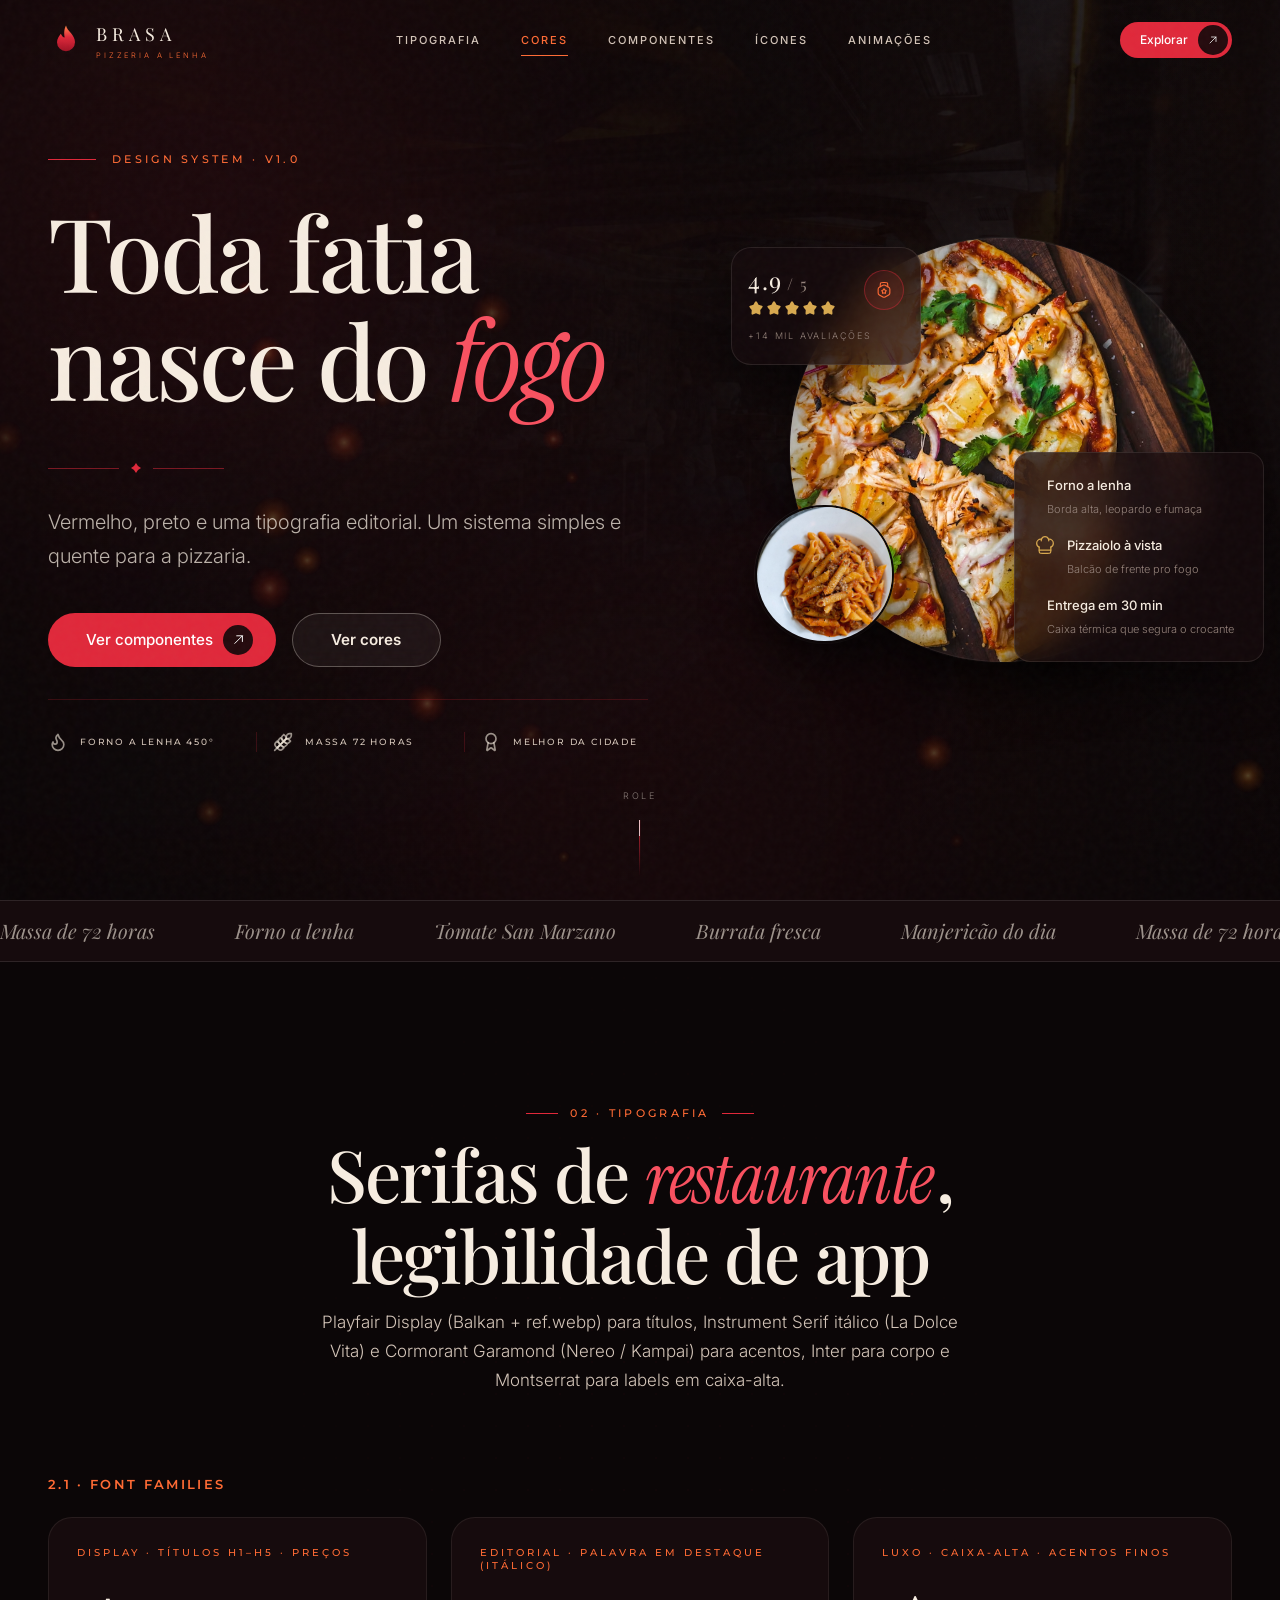
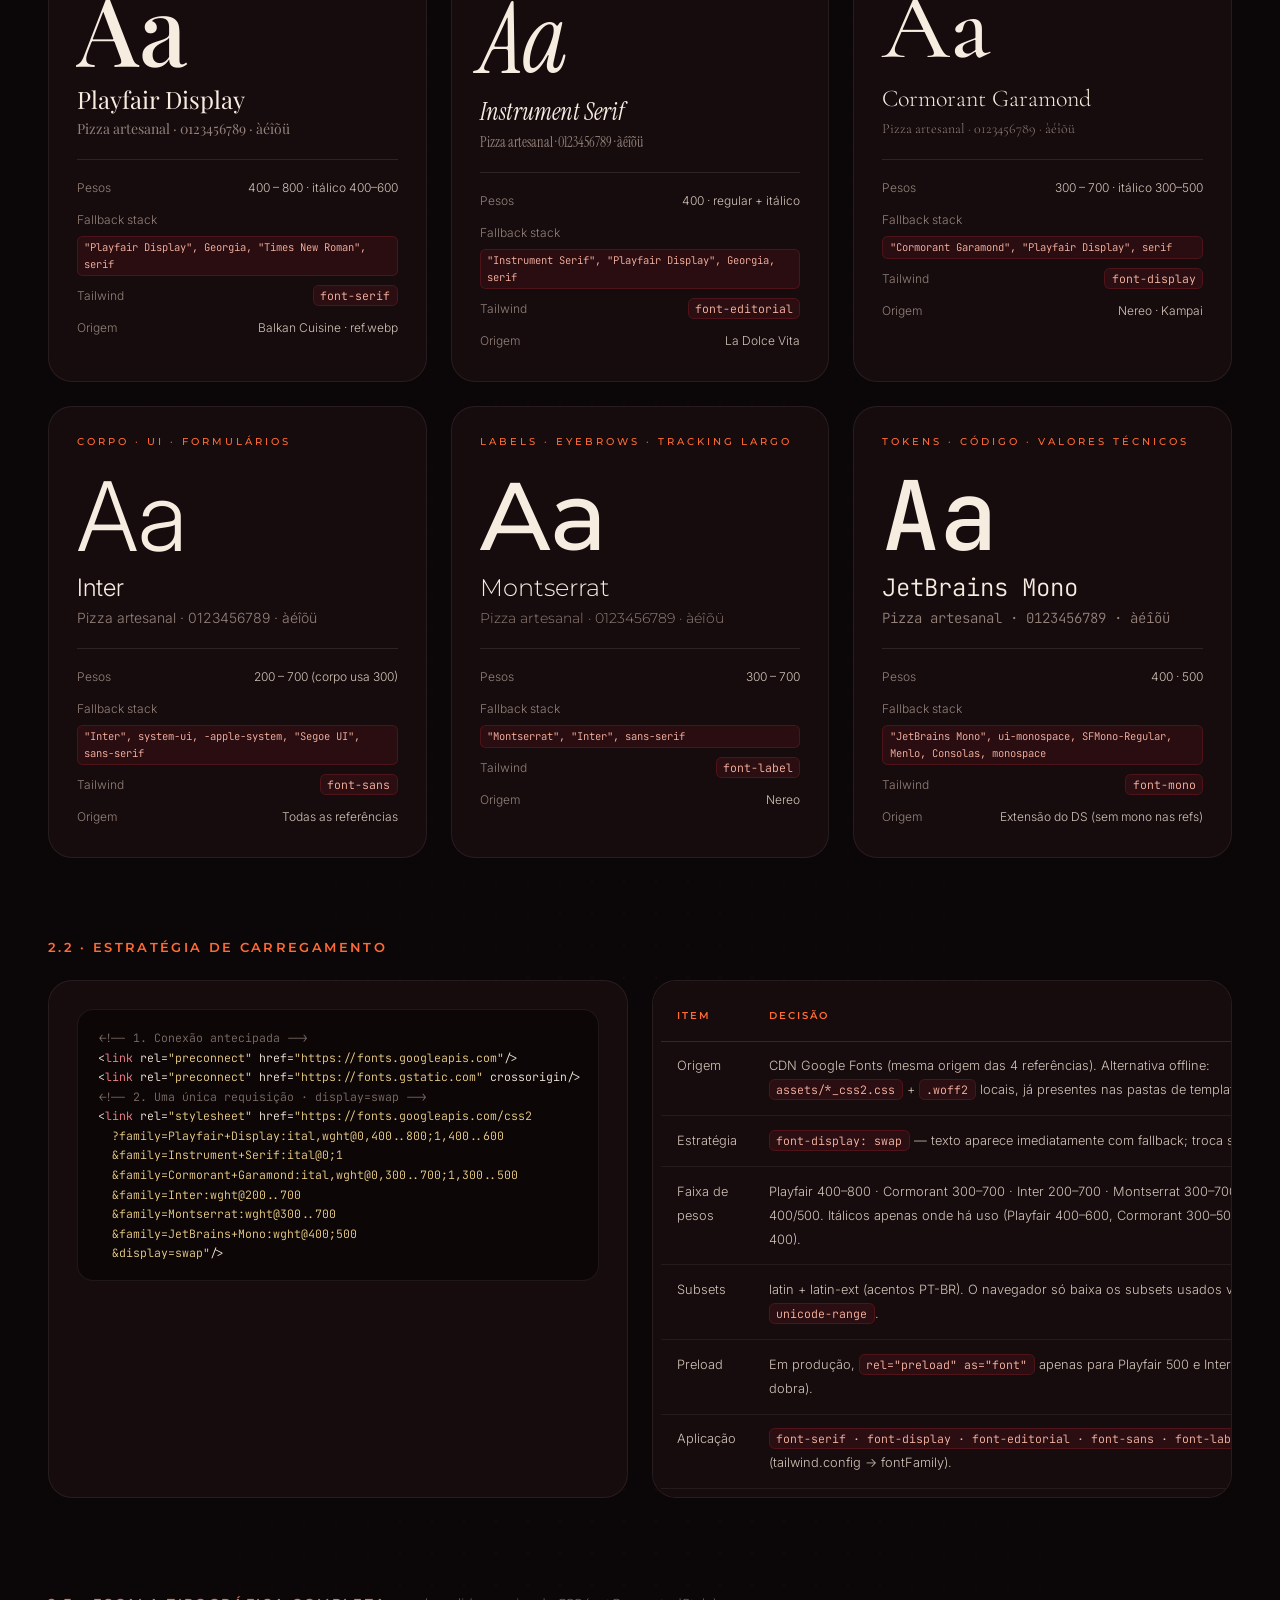
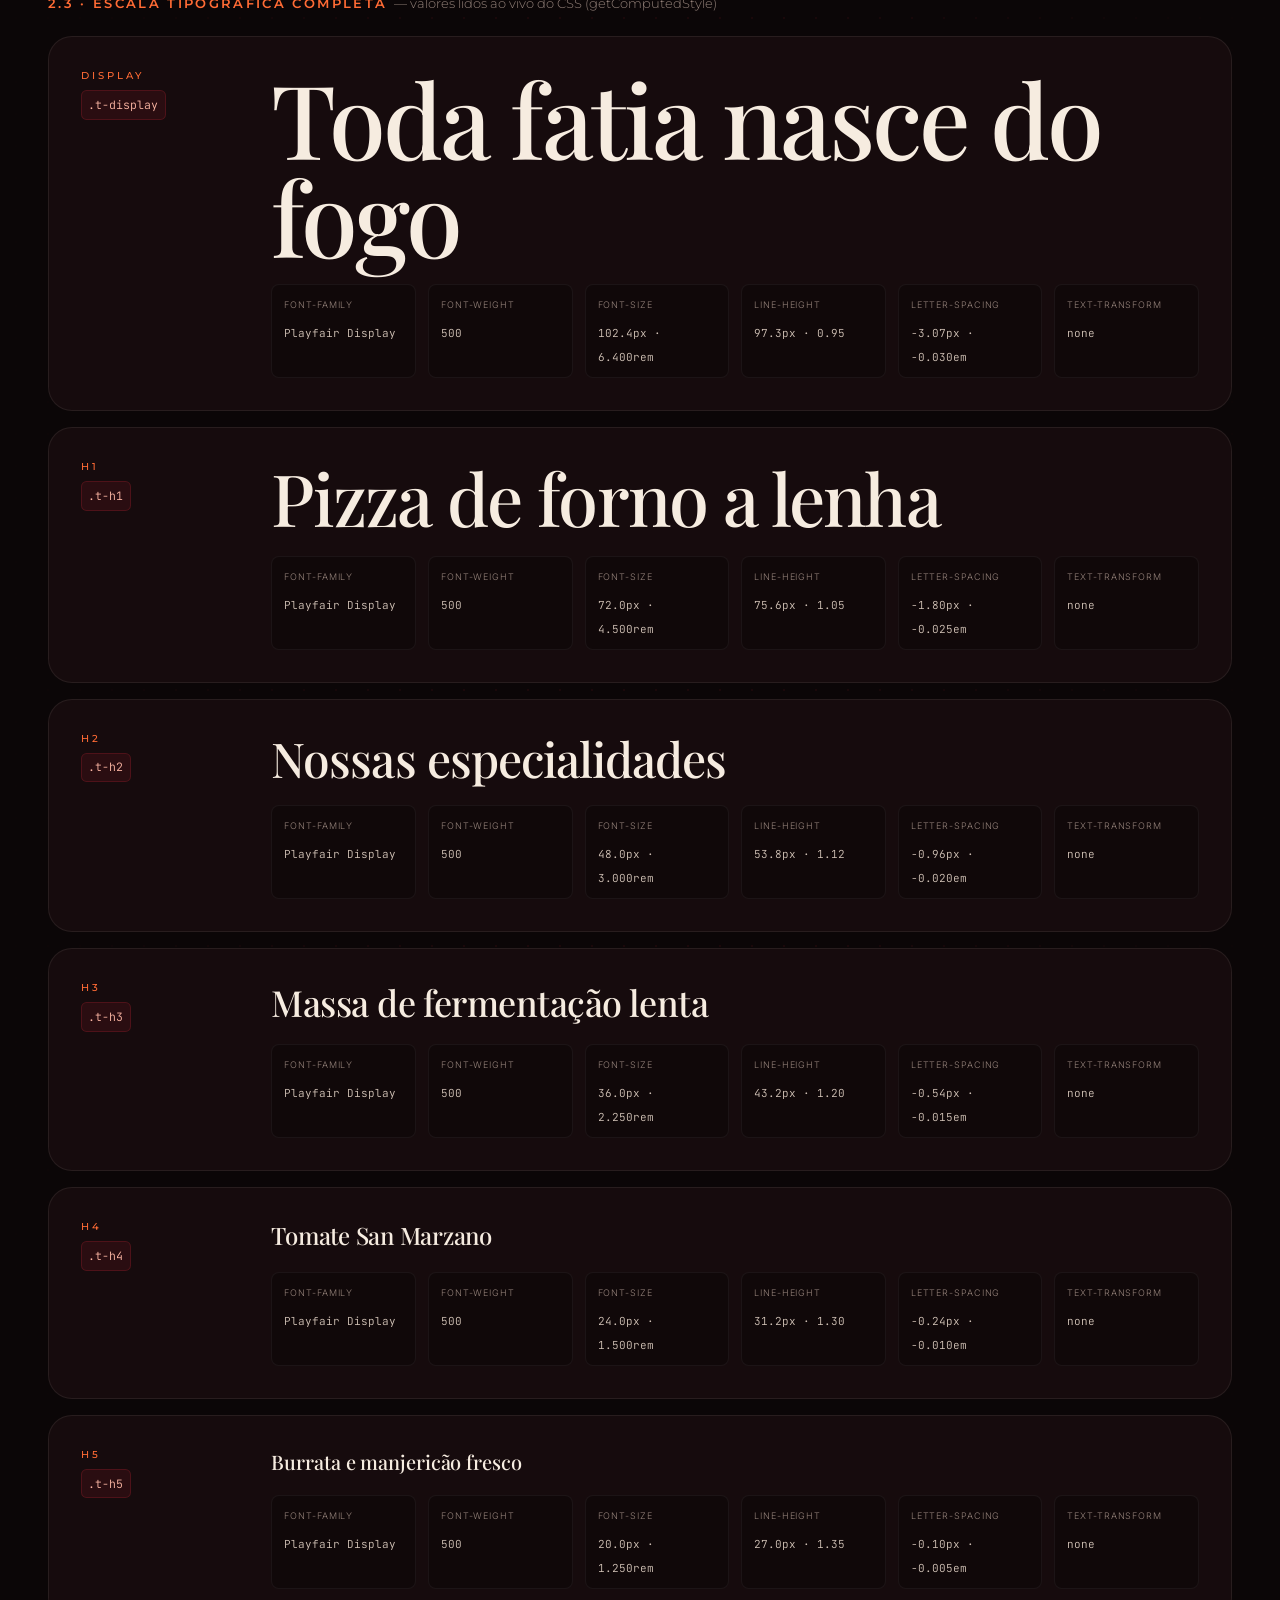
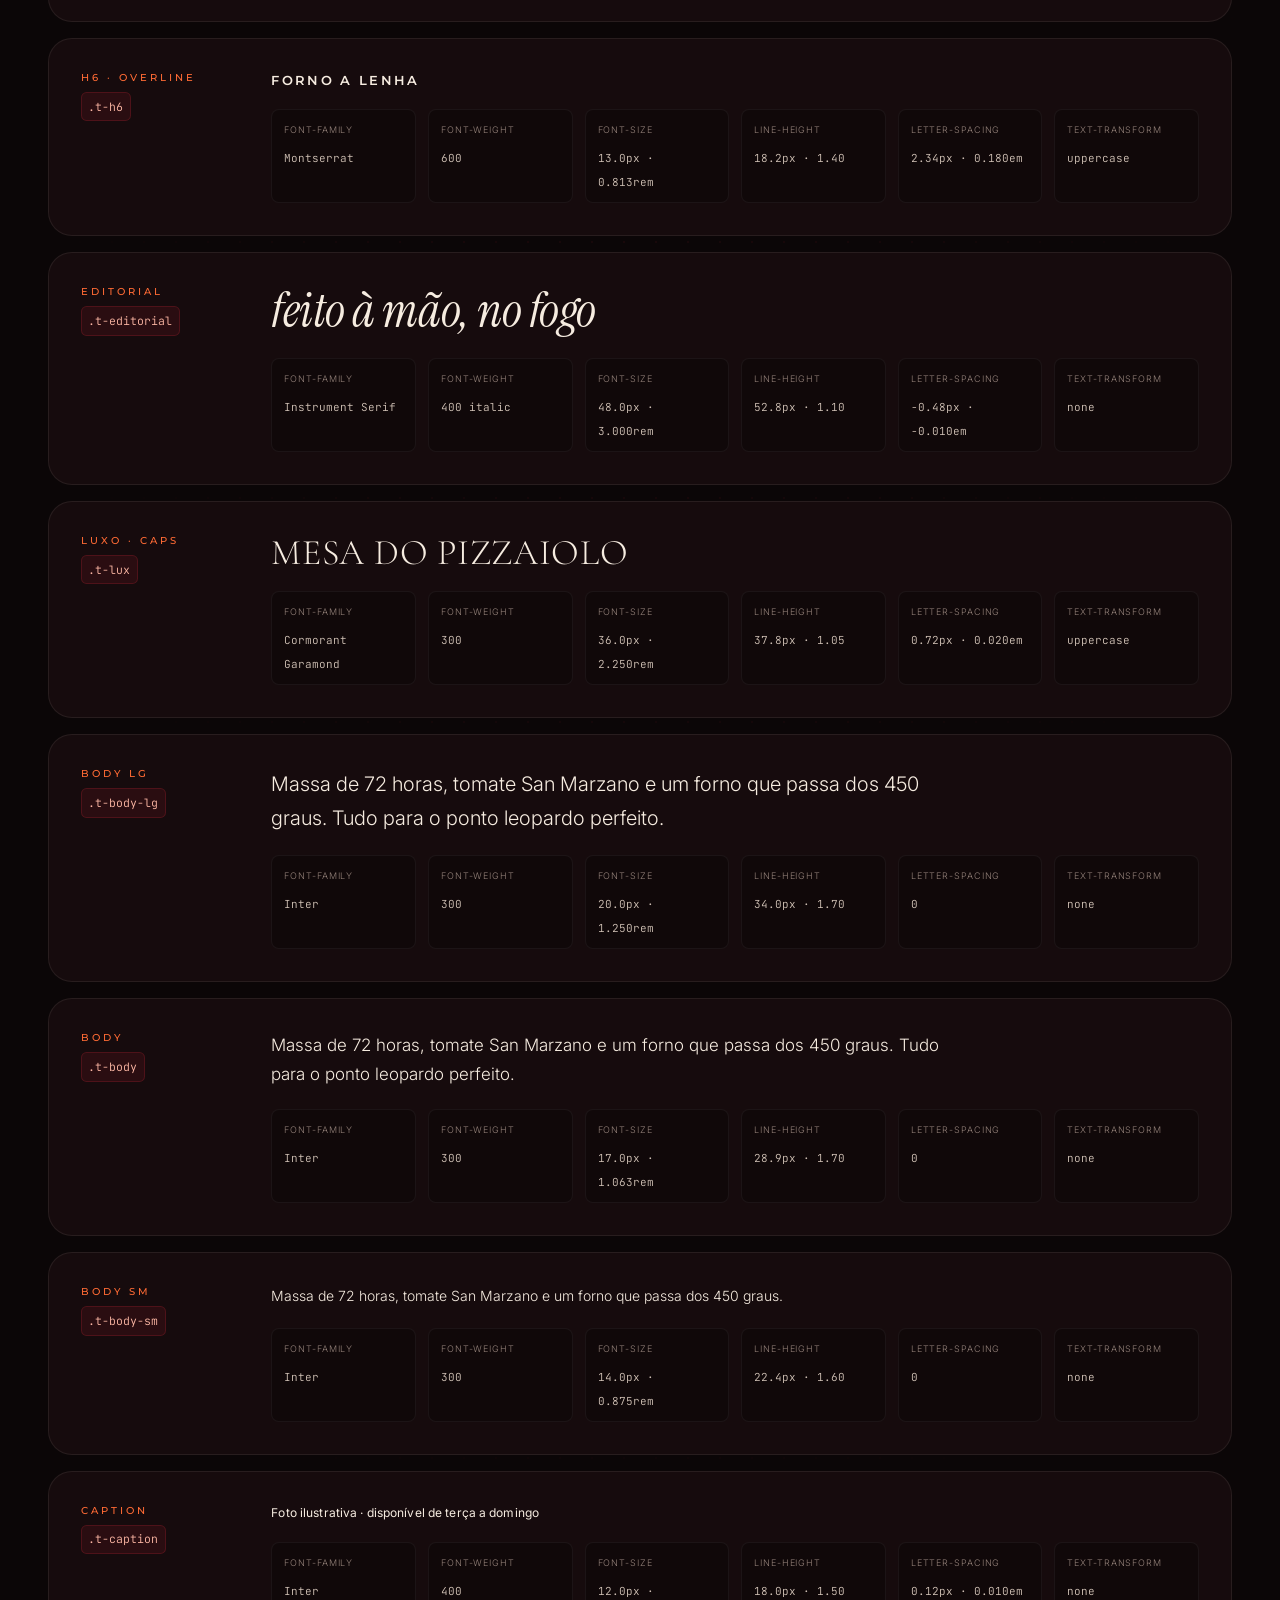
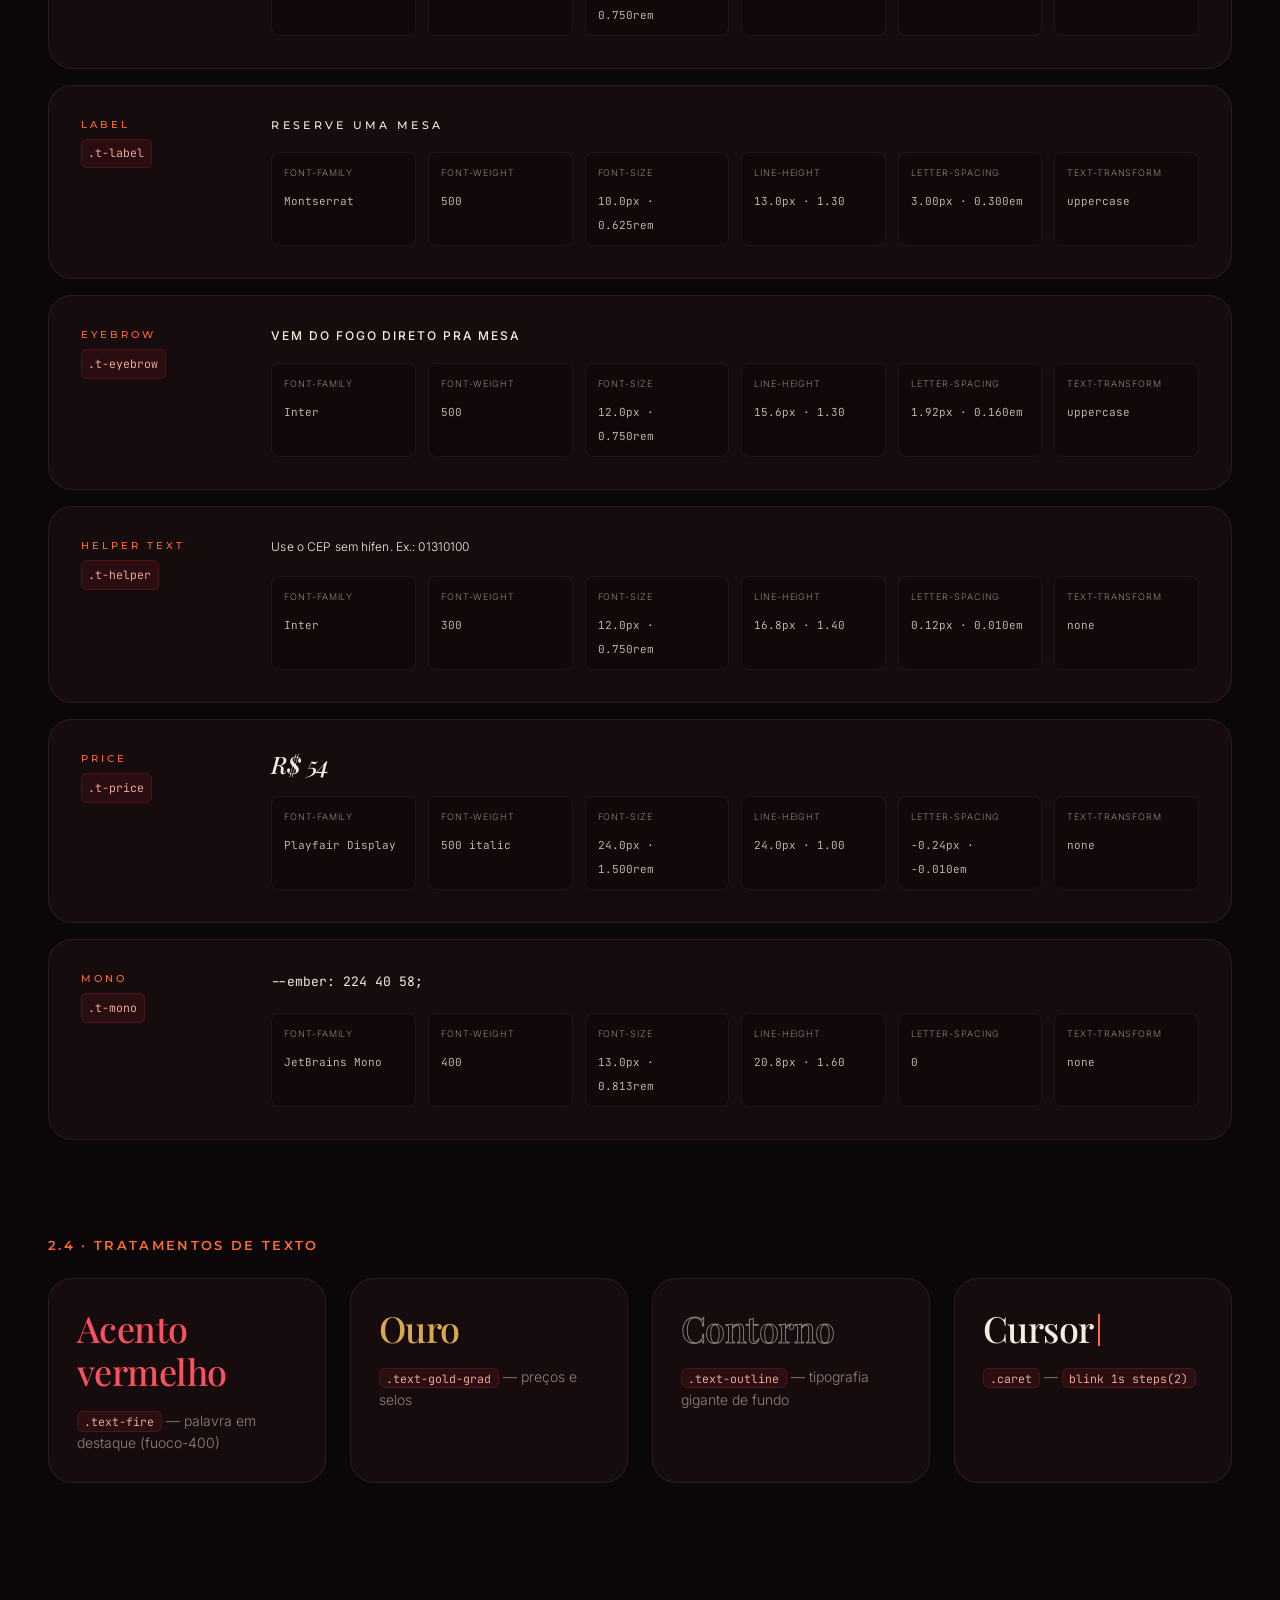
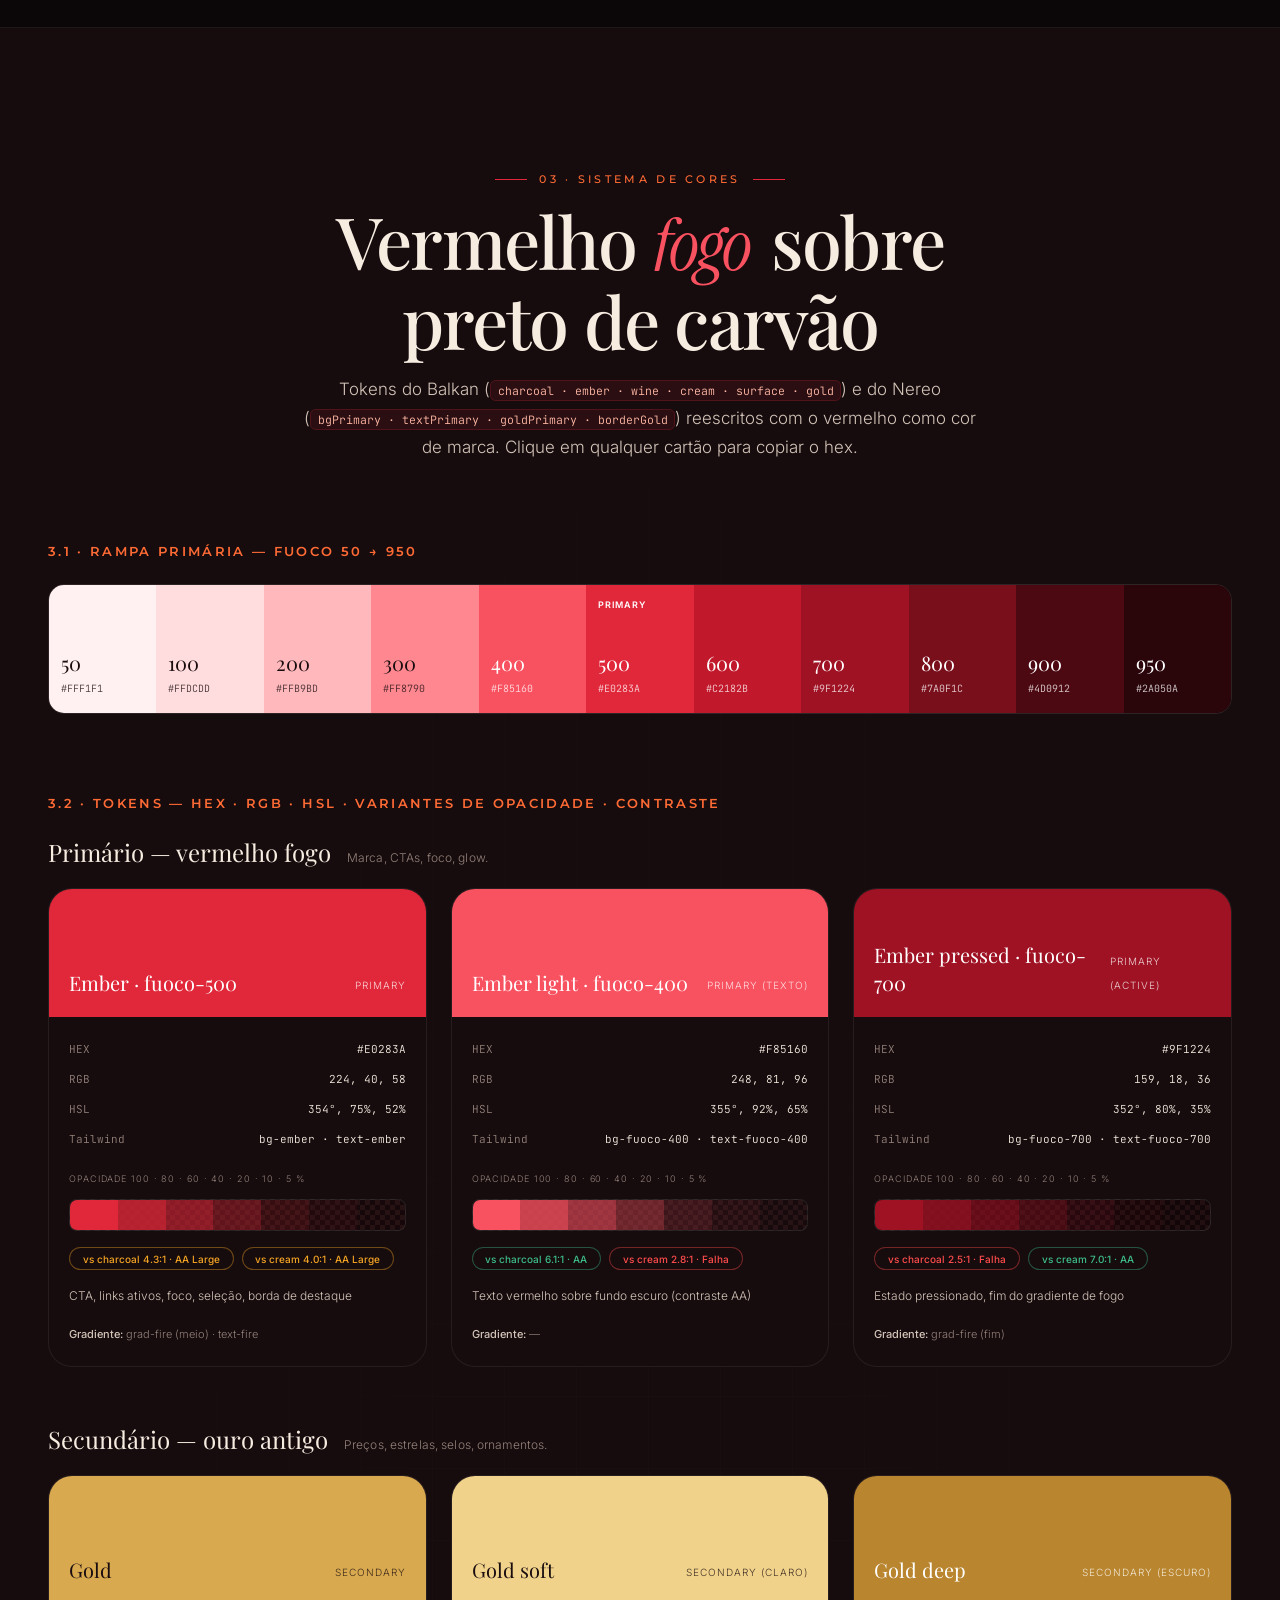
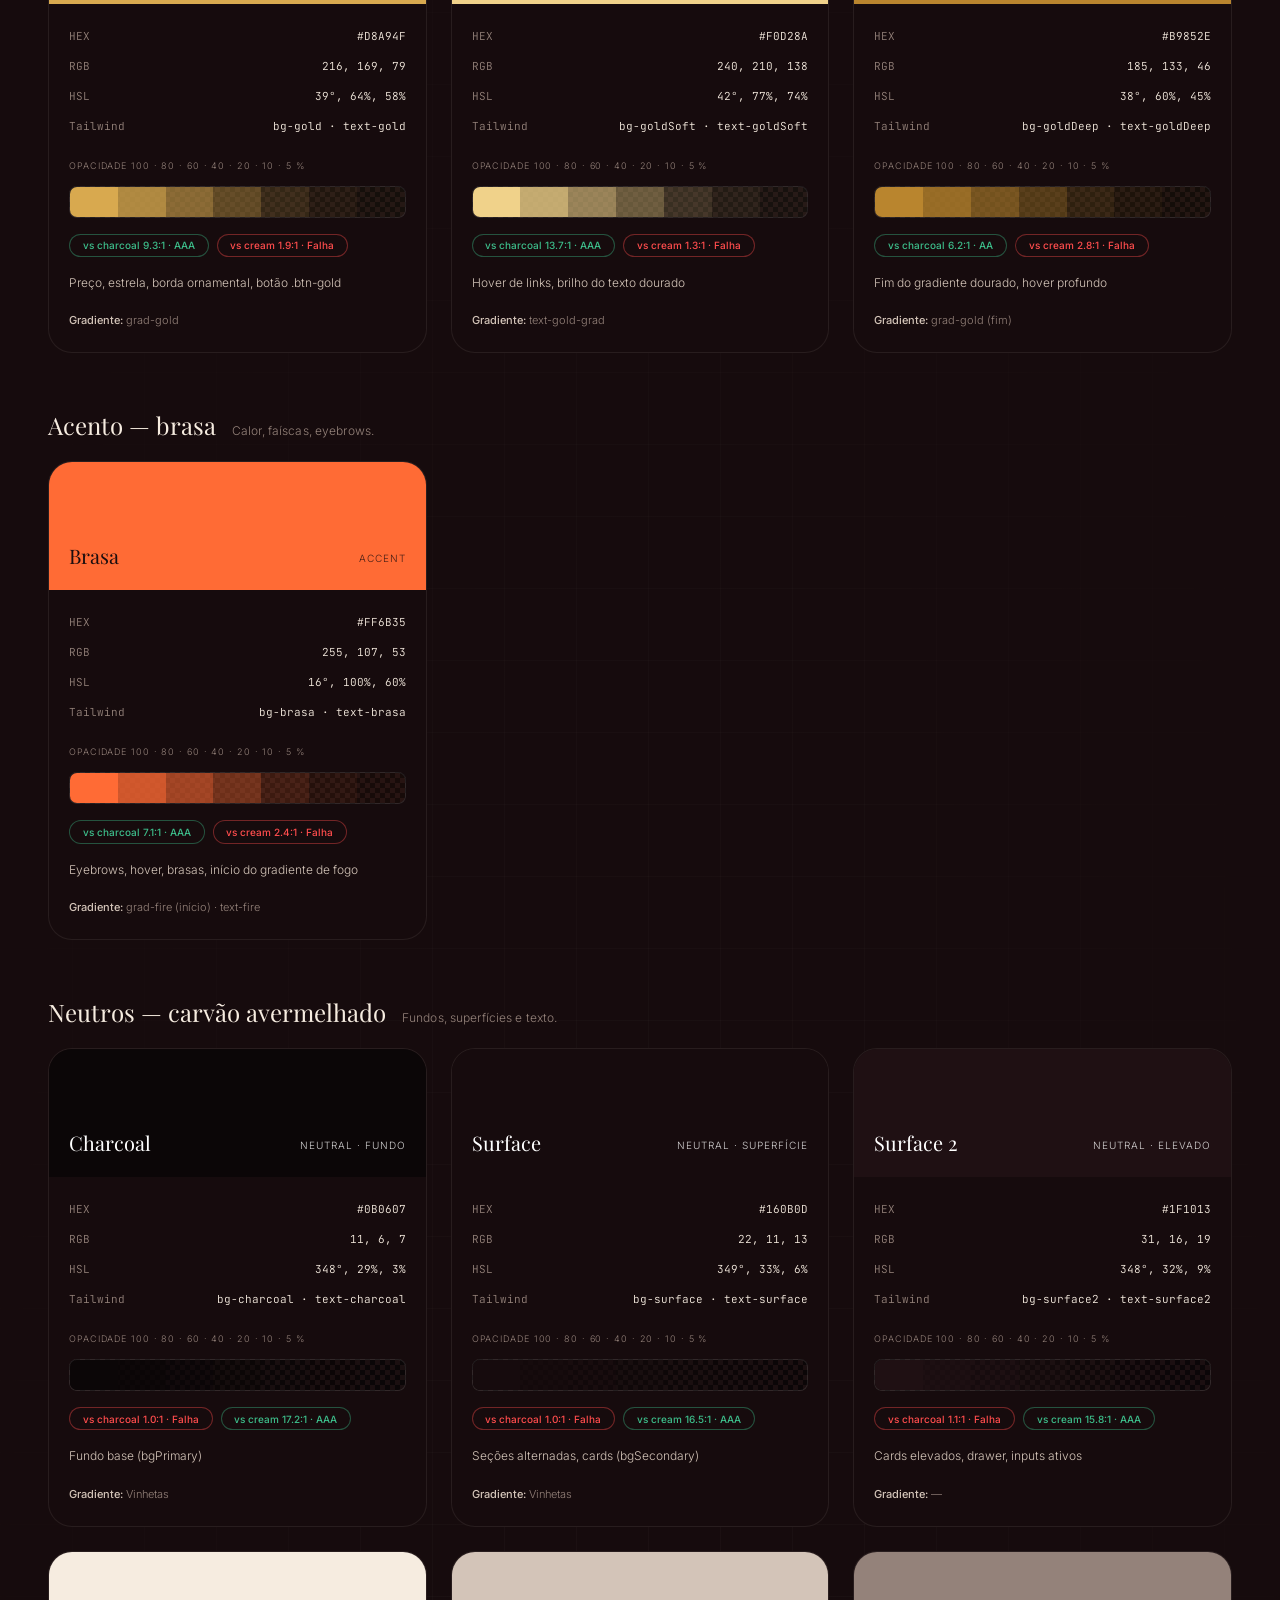
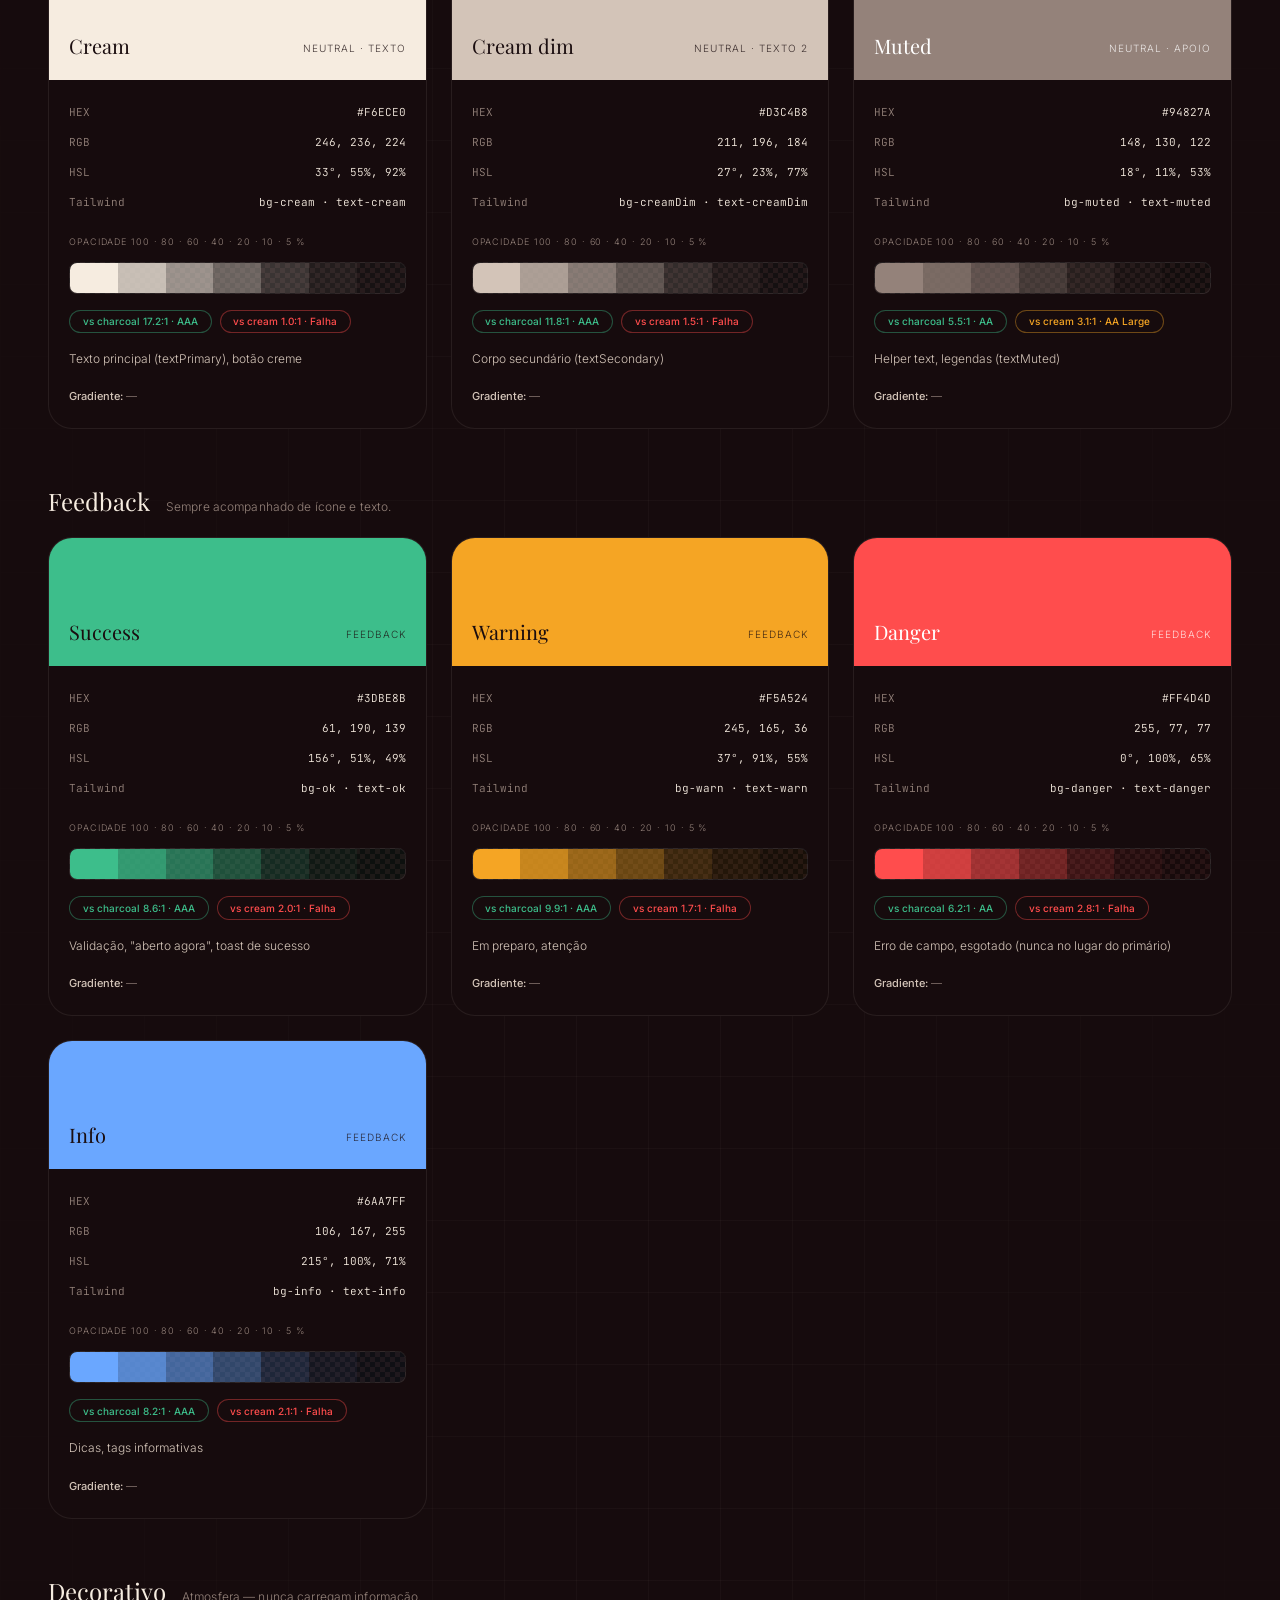
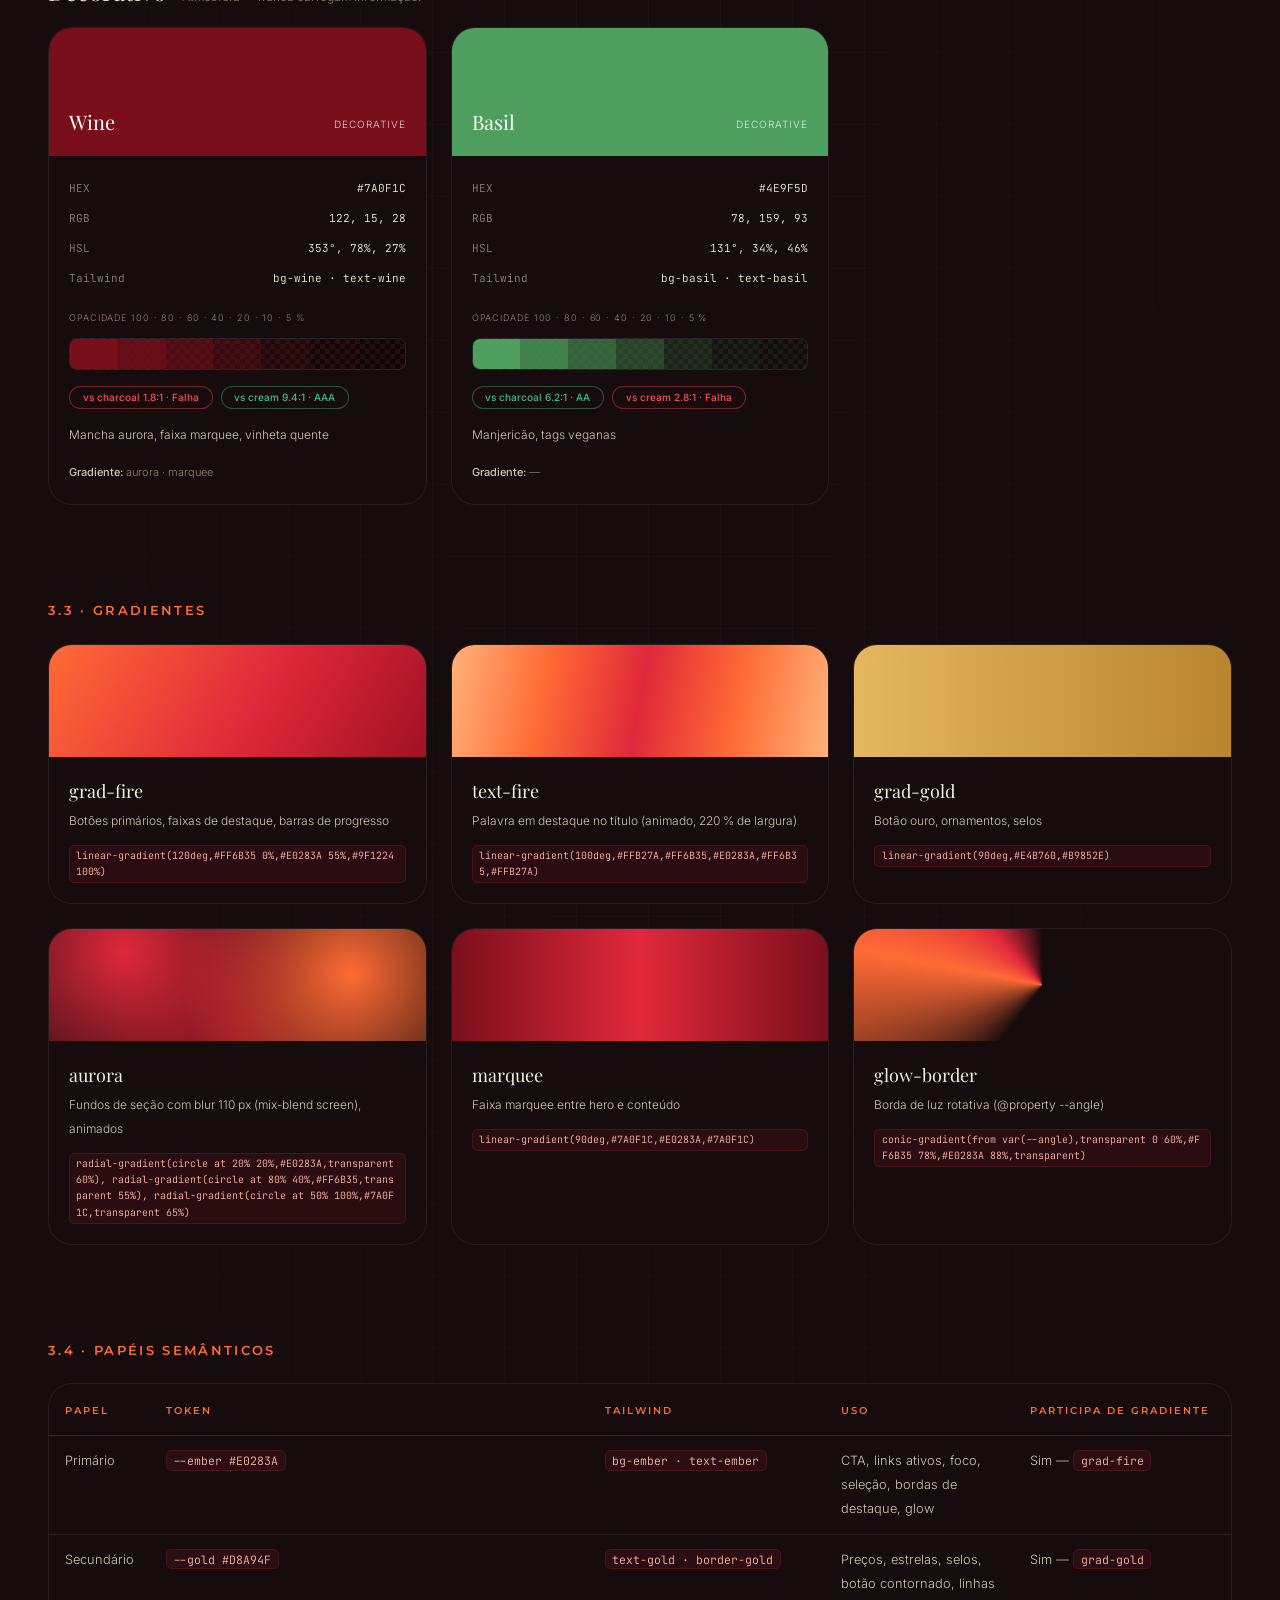
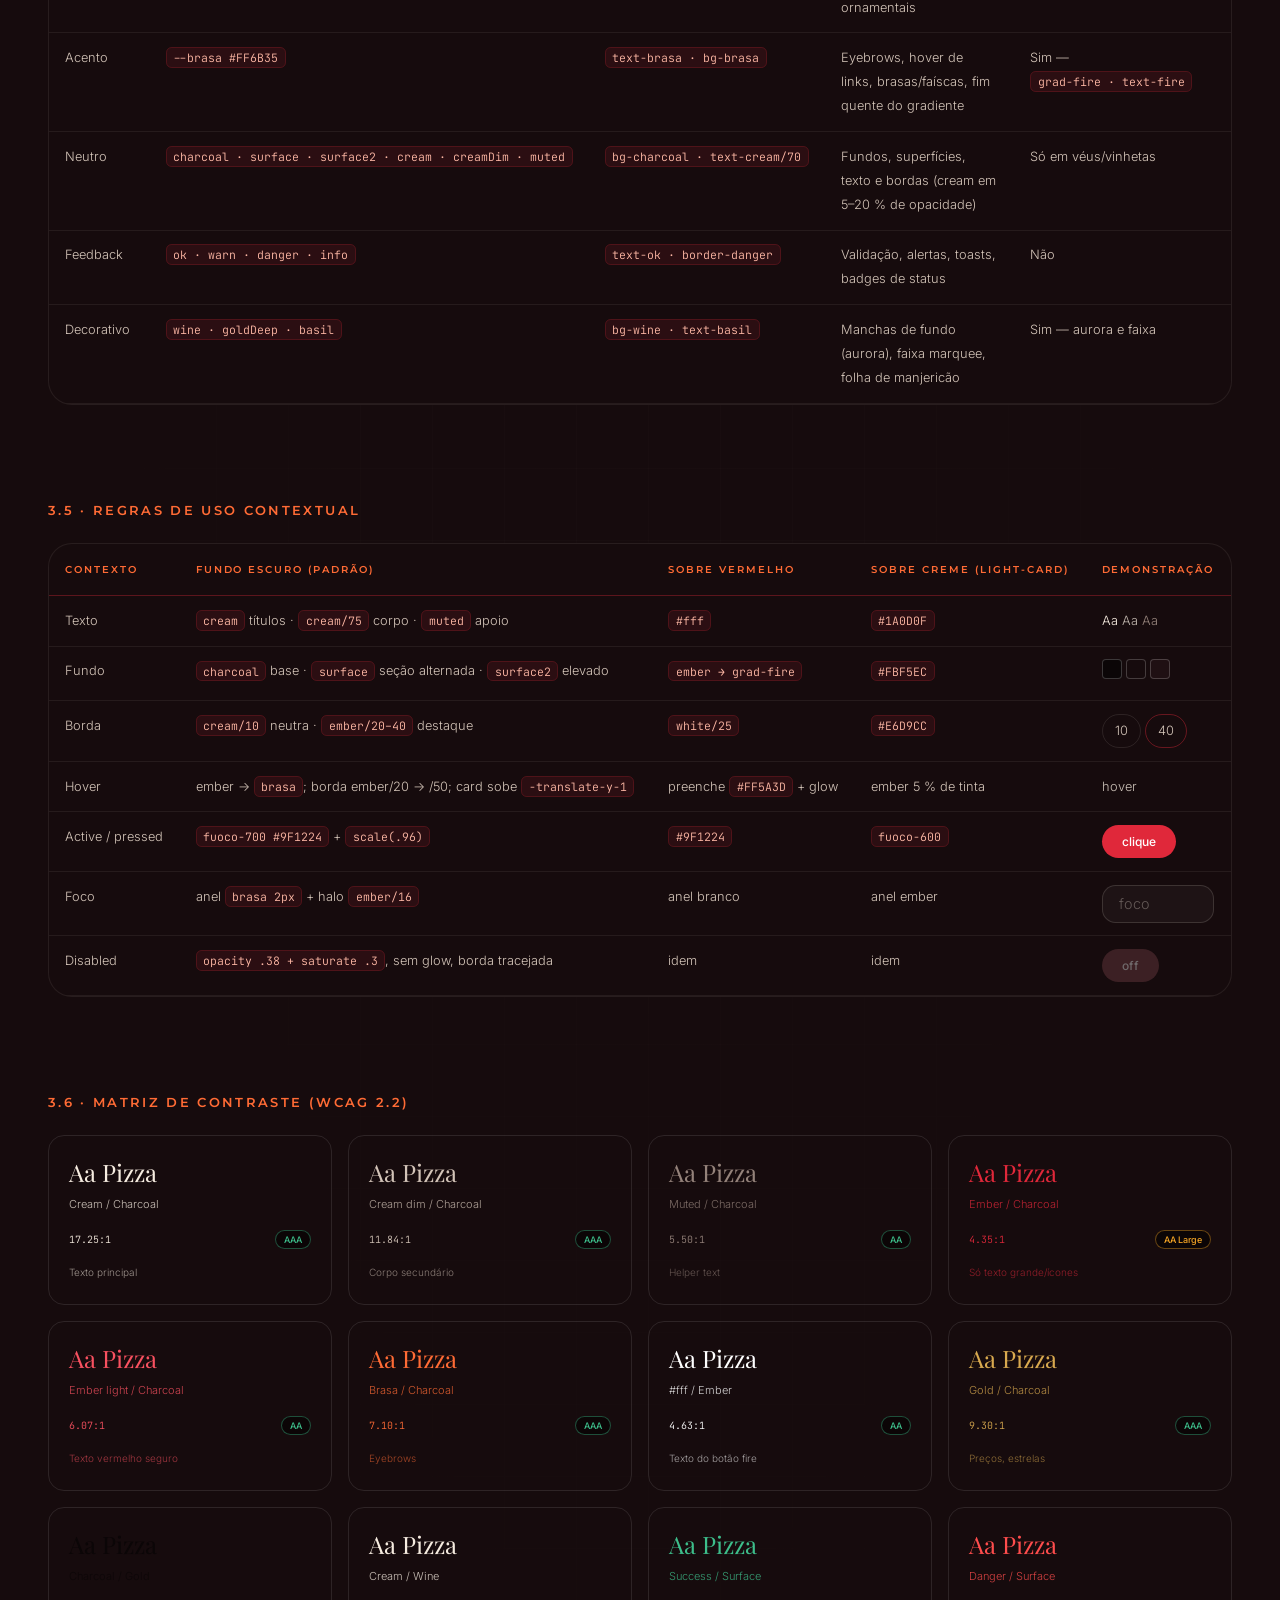
<file: design_system.html>
<!DOCTYPE html>
<html lang="pt-BR" class="scroll-smooth">
<head>
<meta charset="utf-8"/>
<meta name="viewport" content="width=device-width, initial-scale=1"/>
<title>BRASA — Design System</title>
<meta name="description" content="Design system da pizzaria BRASA: vermelho fogo, tipografia editorial, componentes animados e efeitos de brasa. Combina Balkan Cuisine, La Dolce Vita, Nereo e Kampai."/>
<meta name="theme-color" content="#0B0607"/>
<link rel="icon" href="data:image/svg+xml,%3Csvg xmlns='http://www.w3.org/2000/svg' viewBox='0 0 32 32'%3E%3Crect width='32' height='32' rx='8' fill='%230B0607'/%3E%3Cpath d='M16 4c1 5 7 7 7 14a7 7 0 0 1-14 0c0-3 2-5 3-7 1 2 2 3 3 3 0-3-1-6 1-10z' fill='%23E0283A'/%3E%3C/svg%3E"/>

<!-- ============================================================
     FONT LOADING — CDN (Google Fonts) · display=swap · preconnect
     Mesmas famílias das referências: Playfair Display (Balkan / ref.webp),
     Instrument Serif (La Dolce Vita), Cormorant Garamond (Nereo / Kampai),
     Inter (todas) e Montserrat (Nereo). Mono só para tokens/código.
     ============================================================ -->
<link rel="preconnect" href="https://fonts.googleapis.com"/>
<link rel="preconnect" href="https://fonts.gstatic.com" crossorigin/>
<link href="https://fonts.googleapis.com/css2?family=Playfair+Display:ital,wght@0,400;0,500;0,600;0,700;0,800;1,400;1,500;1,600&family=Instrument+Serif:ital@0;1&family=Cormorant+Garamond:ital,wght@0,300;0,400;0,500;0,600;0,700;1,300;1,400;1,500&family=Inter:wght@200;300;400;500;600;700&family=Montserrat:wght@300;400;500;600;700&family=JetBrains+Mono:wght@400;500&display=swap" rel="stylesheet"/>

<!-- Tailwind 3.4.17 (Play CDN build) + Iconify (Solar) — mesmos arquivos usados nas referências -->
<script src="templates/balkan-cuisine-80.aura.build/assets/176e894661aa9cdc_3.4.17"></script>
<script src="templates/balkan-cuisine-80.aura.build/assets/851bed7af266f96a_iconify-icon.min.js"></script>
<!-- GSAP + ScrollTrigger (Nereo / Kampai) · Lenis (Nereo) · Lucide (Nereo) -->
<script src="templates/nereo-luxury.aura.build/assets/efc85c7eb1418197_gsap.min.js"></script>
<script src="templates/nereo-luxury.aura.build/assets/65f6c13748b0c8d8_ScrollTrigger.min.js"></script>
<script src="templates/nereo-luxury.aura.build/assets/0ef869066c4bbe61_lenis.min.js"></script>
<script src="templates/nereo-luxury.aura.build/assets/344d31835187df32_lucide.min.js"></script>

<script>
/* ---- tailwind.config: tokens do Balkan (charcoal/ember/wine/cream/surface/gold)
        + tokens do Nereo (bgPrimary/textPrimary/goldPrimary/borderGold/glassBorder) ---- */
tailwind.config = {
  theme: {
    extend: {
      colors: {
        charcoal: 'rgb(var(--charcoal) / <alpha-value>)',
        surface:  'rgb(var(--surface) / <alpha-value>)',
        surface2: 'rgb(var(--surface2) / <alpha-value>)',
        ember:    'rgb(var(--ember) / <alpha-value>)',      /* PRIMÁRIO — vermelho fogo */
        wine:     'rgb(var(--wine) / <alpha-value>)',
        brasa:    'rgb(var(--brasa) / <alpha-value>)',      /* ACENTO — laranja brasa */
        cream:    'rgb(var(--cream) / <alpha-value>)',
        creamDim: 'rgb(var(--creamDim) / <alpha-value>)',
        muted:    'rgb(var(--muted) / <alpha-value>)',
        gold:     'rgb(var(--gold) / <alpha-value>)',       /* SECUNDÁRIO — ouro */
        goldSoft: 'rgb(var(--goldSoft) / <alpha-value>)',
        goldDeep: 'rgb(var(--goldDeep) / <alpha-value>)',
        basil:    'rgb(var(--basil) / <alpha-value>)',      /* DECORATIVO — manjericão */
        ok:       'rgb(var(--ok) / <alpha-value>)',
        warn:     'rgb(var(--warn) / <alpha-value>)',
        danger:   'rgb(var(--danger) / <alpha-value>)',
        info:     'rgb(var(--info) / <alpha-value>)',
        /* aliases Nereo */
        bgPrimary: 'rgb(var(--charcoal) / <alpha-value>)',
        bgSecondary: 'rgb(var(--surface) / <alpha-value>)',
        textPrimary: 'rgb(var(--cream) / <alpha-value>)',
        textSecondary: 'rgb(var(--creamDim) / <alpha-value>)',
        textMuted: 'rgb(var(--muted) / <alpha-value>)',
        goldPrimary: 'rgb(var(--gold) / <alpha-value>)',
        goldSecondary: 'rgb(var(--goldDeep) / <alpha-value>)',
        borderGold: 'rgb(var(--ember) / .45)',
        glassBorder: 'rgba(255,190,170,.18)',
        fuoco: { 50:'#FFF1F1',100:'#FFDCDD',200:'#FFB9BD',300:'#FF8790',400:'#F85160',500:'#E0283A',600:'#C2182B',700:'#9F1224',800:'#7A0F1C',900:'#4D0912',950:'#2A050A' },
      },
      fontFamily: {
        serif: ['"Playfair Display"', 'Georgia', 'serif'],
        display: ['"Cormorant Garamond"', '"Playfair Display"', 'serif'],
        editorial: ['"Instrument Serif"', '"Playfair Display"', 'serif'],
        sans: ['"Inter"', 'system-ui', '-apple-system', '"Segoe UI"', 'sans-serif'],
        label: ['"Montserrat"', '"Inter"', 'sans-serif'],
        mono: ['"JetBrains Mono"', 'ui-monospace', 'SFMono-Regular', 'Menlo', 'Consolas', 'monospace'],
      },
      boxShadow: {
        glow: '0 0 20px rgba(224,40,58,.25)',
        'glow-lg': '0 0 60px -10px rgba(224,40,58,.55)',
        'glow-gold': '0 0 40px rgba(216,169,79,.15)',
      },
      transitionTimingFunction: { luxe: 'cubic-bezier(0.16, 1, 0.3, 1)' },
    }
  }
}
</script>

<style>
/* =====================================================================
   TOKENS
   ===================================================================== */
:root{
  --charcoal:11 6 7; --surface:22 11 13; --surface2:31 16 19;
  --ember:224 40 58; --wine:122 15 28; --brasa:255 107 53;
  --cream:246 236 224; --creamDim:211 196 184; --muted:148 130 122;
  --gold:216 169 79; --goldSoft:240 210 138; --goldDeep:185 133 46;
  --basil:78 159 93;
  --ok:61 190 139; --warn:245 165 36; --danger:255 77 77; --info:106 167 255;
  --ease-luxe:cubic-bezier(0.16,1,0.3,1);
  --grad-fire:linear-gradient(120deg,#FF6B35 0%,#E0283A 55%,#9F1224 100%);
  --grad-gold:linear-gradient(90deg,#E4B760,#B9852E);
}
@property --angle{syntax:'<angle>';initial-value:0deg;inherits:false}
*{-webkit-tap-highlight-color:transparent}
html{background:rgb(var(--charcoal))}
body{
  background-color:rgb(var(--charcoal));color:rgb(var(--cream));
  font-family:'Inter',system-ui,sans-serif;font-weight:300;
  -webkit-font-smoothing:antialiased;-moz-osx-font-smoothing:grayscale;overflow-x:hidden;
}
h1,h2,h3,h4,h5,h6,.font-serif{font-family:'Playfair Display',Georgia,serif}
::selection{background:rgb(var(--ember));color:rgb(var(--cream))}
::-webkit-scrollbar{width:8px}
::-webkit-scrollbar-track{background:rgb(var(--charcoal))}
::-webkit-scrollbar-thumb{background:rgb(var(--surface2));border-radius:4px}
::-webkit-scrollbar-thumb:hover{background:rgb(var(--ember))}
:focus-visible{outline:2px solid rgb(var(--brasa));outline-offset:3px;border-radius:6px}
html.lenis,html.lenis body{height:auto}
.lenis.lenis-smooth{scroll-behavior:auto!important}
.lenis.lenis-stopped{overflow:hidden}

/* =====================================================================
   UTILIDADES DAS REFERÊNCIAS
   ===================================================================== */
/* Balkan: fade-up + IntersectionObserver */
.fade-up{opacity:0;transform:translateY(20px);transition:opacity .8s ease-out,transform .8s ease-out}
.fade-up.visible{opacity:1;transform:translateY(0)}
/* Kampai / Nereo: reveal via GSAP ScrollTrigger */
.reveal-up{opacity:0;transform:translateY(30px)}
.reveal-scale{opacity:0;transform:scale(.95)}
.reveal-on-scroll{opacity:0;transform:translateY(30px)}
.no-js .reveal-up,.no-js .reveal-scale,.no-js .reveal-on-scroll,.no-js .fade-up{opacity:1;transform:none}
.text-mask{clip-path:polygon(0 0,100% 0,100% 100%,0 100%);overflow:hidden}
.hide-scrollbar::-webkit-scrollbar,.scroll-hide::-webkit-scrollbar{display:none}
.hide-scrollbar{-ms-overflow-style:none;scrollbar-width:none}
/* Balkan: masonry */
@media (min-width:768px){.masonry-grid{column-count:3;column-gap:1.5rem}.masonry-item{break-inside:avoid;margin-bottom:1.5rem}}
/* Nereo: glass-card */
.glass-card{
  background:linear-gradient(135deg,rgba(38,14,17,.72) 0%,rgba(12,6,7,.86) 100%);
  border:1px solid rgba(224,40,58,.28);
  box-shadow:0 30px 70px rgba(0,0,0,.8),inset 0 1px 0 rgba(255,255,255,.06),0 0 40px rgba(224,40,58,.07);
  backdrop-filter:blur(20px);-webkit-backdrop-filter:blur(20px);
  transition:border-color .5s ease,transform .5s var(--ease-luxe),box-shadow .5s ease;
}
.glass-card:hover{border-color:rgba(255,107,53,.55);box-shadow:0 30px 70px rgba(0,0,0,.9),inset 0 1px 0 rgba(255,255,255,.12),0 0 60px rgba(224,40,58,.2)}
/* Nereo: ambient-glow */
.ambient-glow{position:absolute;border-radius:50%;pointer-events:none;mix-blend-mode:screen;filter:blur(120px);opacity:.4}
/* Nereo: zoom em imagem */
.img-zoom-container{overflow:hidden}
.img-zoom-container img{transition:transform 1.2s var(--ease-luxe)}
.img-zoom-container:hover img{transform:scale(1.06)}
/* La Dolce Vita / Kampai: grain */
.grain{position:fixed;inset:0;pointer-events:none;z-index:70;opacity:.045;
  background-image:url("data:image/svg+xml,%3Csvg viewBox='0 0 200 200' xmlns='http://www.w3.org/2000/svg'%3E%3Cfilter id='n'%3E%3CfeTurbulence type='fractalNoise' baseFrequency='0.65' numOctaves='3' stitchTiles='stitch'/%3E%3C/filter%3E%3Crect width='100%25' height='100%25' filter='url(%23n)'/%3E%3C/svg%3E")}
/* La Dolce Vita: vapor */
.steam-container{position:absolute;inset:0;overflow:hidden;pointer-events:none;z-index:2}
.steam-puff{position:absolute;background:radial-gradient(circle,rgba(255,220,200,.22) 0%,rgba(255,255,255,0) 70%);border-radius:50%;filter:blur(20px);opacity:0;animation:rise 8s infinite ease-out}
@keyframes rise{0%{transform:translateY(100%) scale(.5) translateX(0);opacity:0}20%{opacity:.4}80%{opacity:.2}100%{transform:translateY(-20%) scale(2) translateX(20px);opacity:0}}
/* Nereo: shimmer de loading (cms-loading) */
@keyframes cms-shimmer{0%{background-position:-200% 0}100%{background-position:200% 0}}
.cms-loading{color:transparent!important;background:linear-gradient(90deg,rgba(255,255,255,.05) 25%,rgba(255,255,255,.14) 50%,rgba(255,255,255,.05) 75%)!important;background-size:200% 100%!important;animation:cms-shimmer 1.5s infinite!important;border-radius:12px;min-height:1em;min-width:3em}
/* Kampai: kanji vertical → texto vertical de fundo */
.background-kanji{position:absolute;top:0;right:20px;width:fit-content;overflow:hidden;pointer-events:none;z-index:0}
.background-kanji__text{font-family:'Playfair Display',serif;font-size:4rem;color:rgb(var(--ember));opacity:.07;writing-mode:vertical-rl;text-orientation:mixed;white-space:nowrap;letter-spacing:.1em}
/* Kampai: scroll horizontal */
.menu-scroll-container{display:flex;gap:2rem;padding-left:max(1.5rem,calc((100vw - 1280px)/2 + 1.5rem));padding-right:2rem;overflow-x:auto;scrollbar-width:none;-ms-overflow-style:none;scroll-snap-type:x proximity}
.menu-scroll-container::-webkit-scrollbar{display:none}
.menu-scroll-container>*{scroll-snap-align:start}
/* Kampai: navbar glass */
.nav-glass{background:rgba(11,6,7,.86);backdrop-filter:blur(14px);-webkit-backdrop-filter:blur(14px);border-bottom:1px solid rgba(255,255,255,.06)}
/* Kampai: mapa em tons cinza */
.map-grayscale{filter:grayscale(100%) invert(92%) contrast(83%) sepia(30%) hue-rotate(-20deg);transition:filter .5s ease}
.map-grayscale:hover{filter:none}
/* Balkan: select + date/time */
select.field{-webkit-appearance:none;-moz-appearance:none;appearance:none;background-image:url("data:image/svg+xml;charset=UTF-8,%3csvg xmlns='http://www.w3.org/2000/svg' viewBox='0 0 24 24' fill='none' stroke='%23F6ECE0' stroke-width='2' stroke-linecap='round' stroke-linejoin='round'%3e%3cpolyline points='6 9 12 15 18 9'%3e%3c/polyline%3e%3c/svg%3e");background-repeat:no-repeat;background-position:right 1rem center;background-size:1em}
input[type=date]::-webkit-calendar-picker-indicator,input[type=time]::-webkit-calendar-picker-indicator{filter:invert(1) opacity(.7);cursor:pointer}
input[type=date],input[type=time]{color-scheme:dark}

/* =====================================================================
   FUNDOS ANIMADOS DE SEÇÃO  (injetados por [data-bg="..."])
   ===================================================================== */
.ds-bg{position:absolute;inset:0;overflow:hidden;pointer-events:none;z-index:0}
.ds-bg>*{position:absolute}
.aur{border-radius:50%;filter:blur(110px);mix-blend-mode:screen;opacity:.34;will-change:transform}
.aur.a{width:46vw;height:46vw;max-width:640px;max-height:640px;left:-8%;top:-10%;background:rgb(var(--ember));animation:driftA 22s ease-in-out infinite alternate}
.aur.b{width:38vw;height:38vw;max-width:520px;max-height:520px;right:-6%;top:25%;background:rgb(var(--brasa));opacity:.22;animation:driftB 28s ease-in-out infinite alternate}
.aur.c{width:42vw;height:42vw;max-width:580px;max-height:580px;left:30%;bottom:-18%;background:rgb(var(--wine));opacity:.6;animation:driftC 25s ease-in-out infinite alternate}
@keyframes driftA{0%{transform:translate(0,0) scale(1)}100%{transform:translate(18vw,14vh) scale(1.25)}}
@keyframes driftB{0%{transform:translate(0,0) scale(1.1)}100%{transform:translate(-16vw,-10vh) scale(.85)}}
@keyframes driftC{0%{transform:translate(0,0) scale(.9)}100%{transform:translate(-14vw,-12vh) scale(1.3)}}
.bg-dots-anim{inset:0;background-image:radial-gradient(rgb(var(--ember)) 1px,transparent 1px);background-size:32px 32px;opacity:.14;
  -webkit-mask-image:radial-gradient(ellipse 70% 60% at 50% 40%,#000 20%,transparent 75%);mask-image:radial-gradient(ellipse 70% 60% at 50% 40%,#000 20%,transparent 75%);animation:dotsPan 24s linear infinite}
@keyframes dotsPan{to{background-position:32px 32px}}
.bg-grid-anim{inset:0;background-image:linear-gradient(rgba(246,236,224,.05) 1px,transparent 1px),linear-gradient(90deg,rgba(246,236,224,.05) 1px,transparent 1px);background-size:72px 72px;
  -webkit-mask-image:radial-gradient(ellipse 80% 70% at 50% 50%,#000 10%,transparent 72%);mask-image:radial-gradient(ellipse 80% 70% at 50% 50%,#000 10%,transparent 72%)}
.bg-grid-anim::after{content:"";position:absolute;left:0;right:0;height:180px;top:-180px;background:linear-gradient(180deg,transparent,rgba(224,40,58,.16),transparent);animation:gridSweep 9s linear infinite}
@keyframes gridSweep{to{transform:translateY(calc(100vh + 400px))}}
.bg-rays{left:50%;top:50%;width:160vmax;height:160vmax;margin:-80vmax 0 0 -80vmax;
  background:repeating-conic-gradient(from 0deg,rgba(224,40,58,.09) 0deg 6deg,transparent 6deg 24deg);
  -webkit-mask-image:radial-gradient(circle,#000 0,transparent 45%);mask-image:radial-gradient(circle,#000 0,transparent 45%);animation:spin 120s linear infinite}
.bg-conic{left:50%;top:50%;width:120vmax;height:120vmax;margin:-60vmax 0 0 -60vmax;background:conic-gradient(from var(--angle),transparent 0 55%,rgba(224,40,58,.16) 72%,rgba(255,107,53,.12) 80%,transparent 92%);
  -webkit-mask-image:radial-gradient(circle,#000 0,transparent 40%);mask-image:radial-gradient(circle,#000 0,transparent 40%);animation:angle 26s linear infinite}
@keyframes angle{to{--angle:360deg}}
.bg-rings{left:50%;top:50%;width:0;height:0}
.bg-rings i{position:absolute;border-radius:50%;border:1px dashed rgba(224,40,58,.22);transform:translate(-50%,-50%)}
.bg-rings i:nth-child(1){width:38vmin;height:38vmin;animation:spin 60s linear infinite}
.bg-rings i:nth-child(2){width:62vmin;height:62vmin;border-style:solid;border-color:rgba(216,169,79,.12);animation:spin 90s linear infinite reverse}
.bg-rings i:nth-child(3){width:92vmin;height:92vmin;animation:spin 140s linear infinite}
.bg-rings i:nth-child(4){width:128vmin;height:128vmin;border-color:rgba(224,40,58,.1);animation:spin 200s linear infinite reverse}
.ember-dot{bottom:-12px;border-radius:50%;background:radial-gradient(circle,#FFC59E 0%,#FF6B35 45%,rgba(224,40,58,0) 72%);opacity:0;filter:blur(.3px);animation:emberRise linear infinite}
@keyframes emberRise{0%{transform:translate3d(0,0,0) scale(1);opacity:0}10%{opacity:.95}70%{opacity:.5}100%{transform:translate3d(var(--dx,30px),-105vh,0) scale(.2);opacity:0}}
.section-line{height:1px;background:linear-gradient(90deg,transparent,rgba(224,40,58,.6),rgba(255,107,53,.8),rgba(224,40,58,.6),transparent);position:relative;overflow:hidden}
.section-line::after{content:"";position:absolute;top:0;left:-30%;width:30%;height:100%;background:linear-gradient(90deg,transparent,#fff,transparent);animation:sweep 5s ease-in-out infinite}
@keyframes sweep{0%{left:-30%}60%,100%{left:130%}}
@keyframes spin{to{transform:rotate(360deg)}}

/* =====================================================================
   TEXTO
   ===================================================================== */
.text-fire{background:linear-gradient(100deg,#FFB27A 0%,#FF6B35 25%,#E0283A 55%,#FF6B35 80%,#FFB27A 100%);background-size:220% 100%;-webkit-background-clip:text;background-clip:text;color:transparent;-webkit-text-fill-color:transparent;animation:gradShift 6s linear infinite}
.text-gold-grad{background:linear-gradient(90deg,#F0D28A,#D8A94F,#F0D28A);background-size:200% 100%;-webkit-background-clip:text;background-clip:text;-webkit-text-fill-color:transparent;animation:gradShift 5s linear infinite}
@keyframes gradShift{to{background-position:-220% 0}}
.text-outline{-webkit-text-stroke:1px rgba(246,236,224,.18);color:transparent}
.caret::after{content:"";display:inline-block;width:2px;height:.9em;margin-left:4px;background:rgb(var(--brasa));vertical-align:-.08em;animation:blink 1s steps(2) infinite}
@keyframes blink{50%{opacity:0}}

/* Escala tipográfica — papéis */
.t-display{font-family:'Playfair Display',serif;font-weight:500;font-size:clamp(3rem,8vw,7rem);line-height:.95;letter-spacing:-.03em}
.t-h1{font-family:'Playfair Display',serif;font-weight:500;font-size:clamp(2.75rem,6vw,4.5rem);line-height:1.05;letter-spacing:-.025em}
.t-h2{font-family:'Playfair Display',serif;font-weight:500;font-size:clamp(2.25rem,4.5vw,3rem);line-height:1.12;letter-spacing:-.02em}
.t-h3{font-family:'Playfair Display',serif;font-weight:500;font-size:clamp(1.75rem,3vw,2.25rem);line-height:1.2;letter-spacing:-.015em}
.t-h4{font-family:'Playfair Display',serif;font-weight:500;font-size:1.5rem;line-height:1.3;letter-spacing:-.01em}
.t-h5{font-family:'Playfair Display',serif;font-weight:500;font-size:1.25rem;line-height:1.35;letter-spacing:-.005em}
.t-h6{font-family:'Montserrat',sans-serif;font-weight:600;font-size:.8125rem;line-height:1.4;letter-spacing:.18em;text-transform:uppercase}
.t-editorial{font-family:'Instrument Serif',serif;font-style:italic;font-weight:400;font-size:clamp(2rem,4vw,3rem);line-height:1.1;letter-spacing:-.01em}
.t-lux{font-family:'Cormorant Garamond',serif;font-weight:300;font-size:2.25rem;line-height:1.05;letter-spacing:.02em;text-transform:uppercase}
.t-body-lg{font-family:'Inter',sans-serif;font-weight:300;font-size:1.25rem;line-height:1.7;letter-spacing:0}
.t-body{font-family:'Inter',sans-serif;font-weight:300;font-size:1.0625rem;line-height:1.7;letter-spacing:0}
.t-body-sm{font-family:'Inter',sans-serif;font-weight:300;font-size:.875rem;line-height:1.6;letter-spacing:0}
.t-caption{font-family:'Inter',sans-serif;font-weight:400;font-size:.75rem;line-height:1.5;letter-spacing:.01em}
.t-label{font-family:'Montserrat',sans-serif;font-weight:500;font-size:.6875rem;line-height:1.3;letter-spacing:.3em;text-transform:uppercase}
.t-eyebrow{font-family:'Inter',sans-serif;font-weight:500;font-size:.75rem;line-height:1.3;letter-spacing:.16em;text-transform:uppercase}
.t-helper{font-family:'Inter',sans-serif;font-weight:300;font-size:.75rem;line-height:1.4;letter-spacing:.01em}
.t-price{font-family:'Playfair Display',serif;font-style:italic;font-weight:500;font-size:1.5rem;line-height:1;letter-spacing:-.01em}
.t-mono{font-family:'JetBrains Mono',ui-monospace,monospace;font-weight:400;font-size:.8125rem;line-height:1.6;letter-spacing:0}

/* =====================================================================
   BOTÕES
   ===================================================================== */
.btn{position:relative;display:inline-flex;align-items:center;justify-content:center;gap:.6rem;cursor:pointer;user-select:none;white-space:nowrap;overflow:hidden;isolation:isolate;
  font-family:'Inter',sans-serif;font-weight:600;font-size:.875rem;line-height:1;transition:transform .35s var(--ease-luxe),box-shadow .4s ease,background-color .3s ease,color .3s ease,border-color .3s ease,filter .3s ease}
.btn:active{transform:scale(.96)}
.btn[disabled],.btn.is-disabled{opacity:.38;pointer-events:none;filter:saturate(.3)}
.btn-sm{padding:.65rem 1.25rem;font-size:.75rem}
.btn-md{padding:.95rem 1.9rem}
.btn-lg{padding:1.15rem 2.4rem;font-size:.95rem}
/* Primário — fogo (Balkan bg-ember + La Dolce Vita glow) */
.btn-fire{color:#fff;border-radius:9999px;background:linear-gradient(120deg,#E0283A 0%,#FF5A3D 50%,#E0283A 100%);background-size:220% 100%;box-shadow:0 0 40px -10px rgba(224,40,58,.75),inset 0 1px 0 rgba(255,255,255,.25);animation:glowPulse 3.2s ease-in-out infinite}
.btn-fire::before{content:"";position:absolute;inset:0;z-index:-1;background:linear-gradient(115deg,transparent 30%,rgba(255,255,255,.55) 50%,transparent 70%);transform:translateX(-130%) skewX(-18deg);transition:transform .9s var(--ease-luxe)}
.btn-fire:hover{background-position:100% 0;transform:translateY(-2px);box-shadow:0 12px 50px -8px rgba(255,90,61,.85),inset 0 1px 0 rgba(255,255,255,.35)}
.btn-fire:hover::before{transform:translateX(130%) skewX(-18deg)}
.btn-fire:active{background:#9F1224;animation:none}
@keyframes glowPulse{0%,100%{box-shadow:0 0 30px -10px rgba(224,40,58,.6),inset 0 1px 0 rgba(255,255,255,.25)}50%{box-shadow:0 0 55px -6px rgba(255,90,61,.8),inset 0 1px 0 rgba(255,255,255,.25)}}
/* seta circular (ref.webp: "Order Now ↗") */
.btn .arrow-dot{display:inline-flex;align-items:center;justify-content:center;width:1.9rem;height:1.9rem;margin:-.5rem -1rem -.5rem 0;border-radius:9999px;background:rgba(11,6,7,.88);color:#fff;transition:transform .5s var(--ease-luxe),background .3s}
.btn:hover .arrow-dot{transform:rotate(45deg) scale(1.08);background:#fff;color:rgb(var(--ember))}
/* Ouro contornado, quadrado (Nereo) — preenchimento sobe */
.btn-gold{border-radius:0;border:1px solid rgba(216,169,79,.6);color:rgb(var(--cream));text-transform:uppercase;letter-spacing:.2em;font-size:.6875rem;font-weight:600;background:transparent}
.btn-gold::before{content:"";position:absolute;inset:0;z-index:-1;background:var(--grad-gold);transform:scaleY(0);transform-origin:bottom;transition:transform .5s var(--ease-luxe)}
.btn-gold:hover{color:rgb(var(--charcoal));border-color:rgb(var(--gold));box-shadow:0 10px 40px -10px rgba(216,169,79,.5)}
.btn-gold:hover::before{transform:scaleY(1)}
/* Vidro (Nereo) */
.btn-glass{border-radius:9999px;border:1px solid rgba(246,236,224,.3);background:rgba(255,255,255,.05);backdrop-filter:blur(10px);color:rgb(var(--cream))}
.btn-glass:hover{background:rgb(var(--cream));color:rgb(var(--charcoal));border-color:rgb(var(--cream))}
/* Sólido creme (La Dolce Vita — RESERVAR) */
.btn-cream{border-radius:9999px;background:rgb(var(--cream));color:rgb(var(--charcoal));letter-spacing:.06em;text-transform:uppercase;font-size:.72rem}
.btn-cream:hover{background:#fff;box-shadow:0 0 30px rgba(246,236,224,.35)}
/* Link com seta */
.btn-link{color:rgb(var(--brasa));font-weight:500;padding:.25rem 0;background:linear-gradient(currentColor,currentColor) 0 100%/0 1px no-repeat;transition:background-size .5s var(--ease-luxe),color .3s}
.btn-link:hover{background-size:100% 1px;color:rgb(var(--goldSoft))}
.btn-link iconify-icon{transition:transform .35s var(--ease-luxe)}
.btn-link:hover iconify-icon{transform:translate(3px,-3px)}
/* Ícone circular */
.btn-icon{width:3rem;height:3rem;border-radius:9999px;border:1px solid rgba(246,236,224,.18);background:rgba(255,255,255,.04);color:rgb(var(--cream));font-size:1.25rem}
.btn-icon:hover{background:rgb(var(--ember));border-color:rgb(var(--ember));transform:translateY(-3px) rotate(-8deg);box-shadow:0 10px 30px -8px rgba(224,40,58,.8)}
/* Ripple (JS) */
.ripple{position:absolute;border-radius:50%;background:rgba(255,255,255,.45);transform:scale(0);animation:rippleAnim .7s ease-out forwards;pointer-events:none;z-index:-1}
@keyframes rippleAnim{to{transform:scale(4);opacity:0}}
/* Loading */
.btn.is-loading{pointer-events:none}
.btn.is-loading .btn-label{opacity:.0}
.btn.is-loading::after{content:"";position:absolute;width:1.15rem;height:1.15rem;border-radius:50%;border:2px solid rgba(255,255,255,.35);border-top-color:#fff;animation:spin .7s linear infinite}

/* =====================================================================
   INPUTS
   ===================================================================== */
.field{width:100%;background:rgba(255,255,255,.035);border:1px solid rgba(246,236,224,.14);color:rgb(var(--cream));border-radius:.85rem;padding:.95rem 1rem;font-size:.9rem;font-weight:300;transition:border-color .3s,box-shadow .4s,background .3s;outline:none}
.field::placeholder{color:rgba(246,236,224,.32)}
.field:hover{border-color:rgba(246,236,224,.3)}
.field:focus{border-color:rgb(var(--ember));background:rgba(224,40,58,.06);box-shadow:0 0 0 4px rgba(224,40,58,.16),0 0 30px -6px rgba(224,40,58,.5)}
.field.is-error{border-color:rgb(var(--danger));box-shadow:0 0 0 4px rgba(255,77,77,.12)}
.field.is-ok{border-color:rgb(var(--ok));box-shadow:0 0 0 4px rgba(61,190,139,.12)}
.field:disabled{opacity:.4;cursor:not-allowed;background:transparent;border-style:dashed}
.float-wrap{position:relative}
.float-wrap .field{padding-top:1.5rem;padding-bottom:.55rem}
.float-wrap label{position:absolute;left:1rem;top:1rem;font-size:.9rem;color:rgba(246,236,224,.45);pointer-events:none;transform-origin:left top;transition:transform .35s var(--ease-luxe),color .3s}
.float-wrap .field:focus~label,.float-wrap .field:not(:placeholder-shown)~label{transform:translateY(-.62rem) scale(.74);color:rgb(var(--brasa))}
.field-line{background:transparent;border:0;border-bottom:1px solid rgba(216,169,79,.35);border-radius:0;padding-left:0;padding-right:0}
.field-line:focus{background:transparent;box-shadow:0 1px 0 0 rgb(var(--gold));border-color:rgb(var(--gold))}
.light-card .field{background:#fff;color:#1a0d0f;border-color:#e6d9cc}
.light-card .field::placeholder{color:#a89890}
.light-card .field:focus{border-color:rgb(var(--ember));background:#fff8f6}
/* checkbox / radio / switch */
.chk{appearance:none;width:1.25rem;height:1.25rem;border-radius:.4rem;border:1px solid rgba(246,236,224,.3);display:inline-grid;place-content:center;cursor:pointer;transition:all .3s var(--ease-luxe);background:transparent}
.chk::before{content:"";width:.62rem;height:.62rem;transform:scale(0);transition:transform .3s var(--ease-luxe);background:#fff;clip-path:polygon(14% 44%,0 65%,50% 100%,100% 16%,80% 0,43% 62%)}
.chk:checked{background:rgb(var(--ember));border-color:rgb(var(--ember));box-shadow:0 0 18px rgba(224,40,58,.6)}
.chk:checked::before{transform:scale(1)}
.chk.round{border-radius:9999px}
.chk.round::before{clip-path:circle(50%);width:.5rem;height:.5rem}
.switch{position:relative;width:2.9rem;height:1.6rem;border-radius:9999px;background:rgba(246,236,224,.12);border:1px solid rgba(246,236,224,.2);cursor:pointer;transition:background .3s,box-shadow .3s;flex:none}
.switch::after{content:"";position:absolute;top:2px;left:2px;width:1.2rem;height:1.2rem;border-radius:50%;background:rgb(var(--cream));transition:transform .45s var(--ease-luxe),background .3s}
.switch[aria-checked=true]{background:rgb(var(--ember));border-color:rgb(var(--ember));box-shadow:0 0 22px rgba(224,40,58,.55)}
.switch[aria-checked=true]::after{transform:translateX(1.3rem);background:#fff}
.stepper button{width:2.2rem;height:2.2rem;border-radius:9999px;border:1px solid rgba(246,236,224,.2);transition:all .3s}
.stepper button:hover{background:rgb(var(--ember));border-color:rgb(var(--ember));transform:scale(1.08)}
.range{-webkit-appearance:none;appearance:none;height:4px;border-radius:9px;background:linear-gradient(90deg,rgb(var(--ember)) var(--v,50%),rgba(246,236,224,.15) var(--v,50%));outline:none;width:100%}
.range::-webkit-slider-thumb{-webkit-appearance:none;width:18px;height:18px;border-radius:50%;background:#fff;box-shadow:0 0 0 4px rgba(224,40,58,.35),0 0 20px rgba(224,40,58,.8);cursor:grab}

/* =====================================================================
   CARDS
   ===================================================================== */
.spot-card{position:relative;overflow:hidden;border-radius:1.5rem;background:rgb(var(--surface));border:1px solid rgba(246,236,224,.08);transition:transform .6s var(--ease-luxe),border-color .4s,box-shadow .5s;transform-style:preserve-3d}
.spot-card::before{content:"";position:absolute;inset:0;background:radial-gradient(420px circle at var(--mx,50%) var(--my,50%),rgba(224,40,58,.22),transparent 45%);opacity:0;transition:opacity .4s;pointer-events:none;z-index:1}
.spot-card::after{content:"";position:absolute;inset:0;border-radius:inherit;padding:1px;background:radial-gradient(260px circle at var(--mx,50%) var(--my,50%),rgba(255,140,90,.9),transparent 60%);-webkit-mask:linear-gradient(#000 0 0) content-box,linear-gradient(#000 0 0);-webkit-mask-composite:xor;mask-composite:exclude;opacity:0;transition:opacity .4s;pointer-events:none;z-index:2}
.spot-card:hover{box-shadow:0 30px 80px -20px rgba(224,40,58,.35)}
.spot-card:hover::before,.spot-card:hover::after{opacity:1}
.spot-card>*{position:relative;z-index:3}
.glow-border{position:relative;border-radius:1.5rem}
.glow-border::before{content:"";position:absolute;inset:-1px;border-radius:inherit;padding:1px;background:conic-gradient(from var(--angle),transparent 0 60%,#FF6B35 78%,#E0283A 88%,transparent 100%);-webkit-mask:linear-gradient(#000 0 0) content-box,linear-gradient(#000 0 0);-webkit-mask-composite:xor;mask-composite:exclude;animation:angle 5s linear infinite;pointer-events:none}
.plate{border-radius:9999px;overflow:hidden;box-shadow:0 30px 60px -10px rgba(0,0,0,.8),0 0 0 1px rgba(255,255,255,.06)}
.light-card{background:#FBF5EC;color:#1a0d0f;border-radius:1.5rem;box-shadow:0 40px 80px -20px rgba(0,0,0,.7)}

/* Abas de cardápio (Balkan) */
.menu-tab{padding:.55rem 1.25rem;border-radius:9999px;font-size:.85rem;font-weight:500;white-space:nowrap;color:rgba(246,236,224,.7);transition:all .35s var(--ease-luxe);position:relative}
.menu-tab:hover{color:rgb(var(--cream));background:rgba(255,255,255,.06)}
.menu-tab.active{background:rgb(var(--ember));color:#fff;box-shadow:0 0 28px -6px rgba(224,40,58,.8)}
.menu-item{animation:itemIn .6s var(--ease-luxe) both}
@keyframes itemIn{from{opacity:0;transform:translateY(16px) scale(.98)}to{opacity:1;transform:none}}

/* =====================================================================
   BADGES · TOOLTIPS · MISC
   ===================================================================== */
.badge{display:inline-flex;align-items:center;gap:.4rem;border-radius:9999px;font-weight:500;line-height:1;white-space:nowrap}
.badge-eyebrow{padding:.4rem .85rem;font-size:.68rem;letter-spacing:.16em;text-transform:uppercase;border:1px solid rgba(224,40,58,.4);background:rgba(224,40,58,.12);color:#FFC9BF;backdrop-filter:blur(6px)}
.badge-solid{padding:.35rem .8rem;font-size:.62rem;letter-spacing:.14em;text-transform:uppercase;font-weight:600;background:rgb(var(--ember));color:#fff;box-shadow:0 0 22px -4px rgba(224,40,58,.7)}
.badge-ghost{padding:.35rem .8rem;font-size:.62rem;letter-spacing:.14em;text-transform:uppercase;background:rgb(var(--surface));border:1px solid rgba(255,255,255,.12);color:rgba(246,236,224,.85)}
.badge-gold{padding:.3rem .8rem;font-family:'Playfair Display',serif;font-size:.9rem;letter-spacing:.08em;background:rgba(0,0,0,.8);backdrop-filter:blur(6px);color:rgb(var(--gold));border-radius:.35rem}
.badge-num{padding:.28rem .5rem;border-radius:.35rem;font-size:.7rem;background:rgb(var(--surface));border:1px solid rgba(255,255,255,.06);color:rgba(246,236,224,.5)}
.badge-shine{position:relative;overflow:hidden}
.badge-shine::after{content:"";position:absolute;inset:0;background:linear-gradient(110deg,transparent 35%,rgba(255,255,255,.5) 50%,transparent 65%);transform:translateX(-120%);animation:shineLoop 3.6s ease-in-out infinite}
@keyframes shineLoop{0%{transform:translateX(-120%)}55%,100%{transform:translateX(120%)}}
.dot-live{position:relative;width:.5rem;height:.5rem;border-radius:9999px;background:rgb(var(--ok))}
.dot-live::after{content:"";position:absolute;inset:0;border-radius:inherit;background:inherit;animation:ping 1.6s cubic-bezier(0,0,.2,1) infinite}
@keyframes ping{75%,100%{transform:scale(2.8);opacity:0}}
.tip{position:relative;display:inline-flex}
.tip>.tip-box{position:absolute;left:50%;bottom:calc(100% + 12px);transform:translate(-50%,8px) scale(.94);opacity:0;pointer-events:none;z-index:40;white-space:nowrap;
  padding:.5rem .8rem;border-radius:.6rem;font-size:.72rem;font-weight:500;letter-spacing:.02em;background:rgb(var(--cream));color:rgb(var(--charcoal));box-shadow:0 14px 40px -8px rgba(0,0,0,.7);transition:opacity .25s,transform .45s var(--ease-luxe)}
.tip>.tip-box::after{content:"";position:absolute;left:50%;top:100%;width:9px;height:9px;background:inherit;transform:translate(-50%,-55%) rotate(45deg)}
.tip:hover>.tip-box,.tip:focus-within>.tip-box{opacity:1;transform:translate(-50%,0) scale(1)}
.tip.below>.tip-box{bottom:auto;top:calc(100% + 12px);transform:translate(-50%,-8px) scale(.94)}
.tip.below>.tip-box::after{top:auto;bottom:100%;transform:translate(-50%,55%) rotate(45deg)}
.tip.below:hover>.tip-box{transform:translate(-50%,0) scale(1)}
.tip.rich>.tip-box{white-space:normal;width:250px;padding:0;background:transparent;box-shadow:none}
.tip.rich>.tip-box::after{display:none}
.tip.dark>.tip-box{background:rgb(var(--ember));color:#fff}
.tip.left>.tip-box{left:auto;right:calc(100% + 12px);bottom:50%;transform:translate(8px,50%) scale(.94)}
.tip.left>.tip-box::after{left:100%;top:50%;transform:translate(-55%,-50%) rotate(45deg)}
.tip.left:hover>.tip-box{transform:translate(0,50%) scale(1)}
.marquee{display:flex;width:max-content;animation:marquee 38s linear infinite}
.marquee:hover{animation-play-state:paused}
@keyframes marquee{to{transform:translateX(-50%)}}
@keyframes float{0%,100%{transform:translateY(0)}50%{transform:translateY(-14px)}}
@keyframes floatRot{0%,100%{transform:translateY(0) rotate(-2deg)}50%{transform:translateY(-12px) rotate(2deg)}}
@keyframes kenburns{0%{transform:scale(1.05) translate(0,0)}100%{transform:scale(1.18) translate(-2%,-2%)}}
@keyframes dash{to{stroke-dashoffset:-200}}
@keyframes flicker{0%,100%{opacity:1;transform:scale(1)}30%{opacity:.85;transform:scale(1.04)}60%{opacity:.95;transform:scale(.98)}}
.anim-float{animation:float 6s ease-in-out infinite}
.anim-spin-slow{animation:spin 40s linear infinite}
.anim-flicker{animation:flicker 2.4s ease-in-out infinite}
.modal-backdrop{position:fixed;inset:0;z-index:90;display:none;align-items:center;justify-content:center;padding:1.25rem;background:rgba(6,2,3,.78);backdrop-filter:blur(10px);opacity:0;transition:opacity .4s}
.modal-backdrop.open{display:flex}
.modal-backdrop.show{opacity:1}
.modal-panel{transform:translateY(30px) scale(.95);opacity:0;transition:transform .6s var(--ease-luxe),opacity .5s}
.modal-backdrop.show .modal-panel{transform:none;opacity:1}
.toast{position:fixed;left:50%;bottom:28px;z-index:120;transform:translate(-50%,30px);opacity:0;transition:all .5s var(--ease-luxe);pointer-events:none}
.toast.show{transform:translate(-50%,0);opacity:1}
#cursor-glow{position:fixed;left:0;top:0;width:520px;height:520px;margin:-260px 0 0 -260px;border-radius:50%;pointer-events:none;z-index:1;background:radial-gradient(circle,rgba(224,40,58,.13),transparent 62%);mix-blend-mode:screen;will-change:transform}
#progress{position:fixed;left:0;top:0;height:2px;width:100%;transform-origin:left;transform:scaleX(0);background:linear-gradient(90deg,#E0283A,#FF6B35,#F0D28A);z-index:100;box-shadow:0 0 12px rgba(255,107,53,.8)}
.side-link{position:relative;font-size:11px;letter-spacing:.18em;text-transform:uppercase;font-weight:500;color:rgb(var(--creamDim));transition:color .3s}
.side-link::after{content:"";position:absolute;left:0;bottom:-4px;height:1px;width:0;background:rgb(var(--brasa));transition:width .3s}
.side-link:hover,.side-link.active{color:rgb(var(--brasa))}
.side-link:hover::after,.side-link.active::after{width:100%}
.spec-table{width:100%;border-collapse:collapse;font-size:.8rem}
.spec-table th{font-family:'Montserrat',sans-serif;font-size:.62rem;letter-spacing:.2em;text-transform:uppercase;font-weight:600;color:rgb(var(--brasa));text-align:left;padding:.85rem 1rem;border-bottom:1px solid rgba(224,40,58,.35);white-space:nowrap}
.spec-table td{padding:.8rem 1rem;border-bottom:1px solid rgba(246,236,224,.07);color:rgb(var(--creamDim));vertical-align:top}
.spec-table tr{transition:background .3s}
.spec-table tbody tr:hover{background:rgba(224,40,58,.06)}
.code{font-family:'JetBrains Mono',monospace;font-size:.72rem;color:#FFB9A6;background:rgba(224,40,58,.1);border:1px solid rgba(224,40,58,.2);padding:.12rem .4rem;border-radius:.35rem;white-space:nowrap}
pre.codeblock{font-family:'JetBrains Mono',monospace;font-size:.72rem;line-height:1.7;color:#F6ECE0;background:rgba(0,0,0,.45);border:1px solid rgba(246,236,224,.08);border-radius:1rem;padding:1.1rem 1.25rem;overflow:auto;tab-size:2}
.k{color:#FF8790}.s{color:#F0D28A}.c{color:#7f6e68}.n{color:#8fd6b3}
.reveal-up.revealed,.reveal-scale.revealed,.reveal-on-scroll.revealed{opacity:1;transform:none}
.drawer-panel{transform:translateX(100%);transition:transform .6s var(--ease-luxe)}
.modal-backdrop.show .drawer-panel{transform:none}

/* =====================================================================
   TEMA MINIMALISTA — efeitos viram opt-in (.fx-glow, .fx-shine, .badge-shine, .glow-border)
   ===================================================================== */
.aur{filter:blur(150px)}
.aur.a{opacity:.1}.aur.b{display:none}.aur.c{opacity:.14}
.bg-dots-anim{opacity:.07;animation:none}
.bg-grid-anim{opacity:.6}.bg-grid-anim::after{display:none}
.section-line{background:rgba(246,236,224,.08)}.section-line::after{display:none}
.grain{opacity:.03}
#cursor-glow{display:none}
#progress{background:rgb(var(--ember));box-shadow:none;height:2px}
.anim-flicker,.anim-float{animation:none}
.shadow-glow{box-shadow:none!important}
.text-fire{background:none;-webkit-text-fill-color:currentColor;color:#F85160;animation:none}
.text-gold-grad{background:none;-webkit-text-fill-color:currentColor;color:rgb(var(--gold));animation:none}
.btn-fire{background:rgb(var(--ember));background-size:auto;box-shadow:none;animation:none;font-weight:500}
.btn-fire::before{display:none}
.btn-fire:hover{background:#C2182B;transform:none;box-shadow:none}
.btn-fire:active{background:#9F1224}
.btn-fire.fx-glow{animation:glowPulse 3.2s ease-in-out infinite}
.btn-fire.fx-shine::before{display:block}.btn-fire.fx-shine:hover::before{transform:translateX(130%) skewX(-18deg)}
.btn-icon:hover{transform:none;box-shadow:none;background:rgb(var(--ember))}
.btn-gold:hover{box-shadow:none}
.glass-card{background:rgba(22,11,13,.72);border:1px solid rgba(246,236,224,.1);box-shadow:0 20px 50px rgba(0,0,0,.5);backdrop-filter:blur(16px)}
.glass-card:hover{border-color:rgba(246,236,224,.22);box-shadow:0 20px 50px rgba(0,0,0,.5)}
.spot-card::before,.spot-card::after{display:none}
.spot-card:hover{box-shadow:none;border-color:rgba(246,236,224,.2)}
.field:focus{background:rgba(255,255,255,.04);box-shadow:0 0 0 3px rgba(224,40,58,.18)}
.chk:checked,.switch[aria-checked=true]{box-shadow:none}
.menu-tab.active{box-shadow:none}
.badge-eyebrow{border-color:rgba(246,236,224,.18);background:transparent;color:rgb(var(--creamDim))}
.badge-solid{box-shadow:none}
.range::-webkit-slider-thumb{box-shadow:0 0 0 4px rgba(224,40,58,.25)}
.stepper button:hover{transform:none}
@media (prefers-reduced-motion:reduce){
  *,*::before,*::after{animation-duration:.001ms!important;animation-iteration-count:1!important;transition-duration:.001ms!important;scroll-behavior:auto!important}
  .fade-up,.reveal-up,.reveal-scale,.reveal-on-scroll{opacity:1!important;transform:none!important}
}
</style>
</head>
<body class="antialiased selection:bg-ember selection:text-cream text-base font-sans relative no-js">
<script>document.body.classList.remove('no-js')</script>

<!-- Progresso de scroll · cursor glow · grain -->
<svg width="0" height="0" style="position:absolute" aria-hidden="true"><defs><linearGradient id="fl" x1="0" y1="1" x2="0" y2="0"><stop offset="0" stop-color="#9F1224"/><stop offset=".55" stop-color="#E0283A"/><stop offset="1" stop-color="#FF8A4C"/></linearGradient></defs></svg>
<div id="progress"></div>
<div id="cursor-glow" class="hidden md:block"></div>
<div class="grain"></div>

<!-- Preloader (Nereo / Kampai) -->
<div id="preloader" class="fixed inset-0 z-[110] flex flex-col items-center justify-center bg-charcoal">
  <div class="relative w-24 h-24 mb-6 flex items-center justify-center">
    <svg class="absolute inset-0 w-full h-full anim-spin-slow" viewBox="0 0 100 100" fill="none"><circle cx="50" cy="50" r="46" stroke="#E0283A" stroke-width="1" stroke-dasharray="4 6" stroke-linecap="round"/></svg>
    <svg class="w-11 h-11 anim-flicker" viewBox="0 0 32 32"><path d="M16 3c1 5 8 8 8 15a8 8 0 0 1-16 0c0-3.2 2-5.4 3.400-7.500 1 2.200 2 3.300 3.400 3.300-.4-3.200-.9-6.700 1.200-10.800z" fill="url(#fl)"/></svg>
  </div>
  <h2 class="font-serif text-2xl tracking-[0.35em] uppercase text-cream">Brasa</h2>
  <p class="text-[9px] tracking-[0.5em] uppercase text-brasa mt-2">Design System</p>
  <div class="w-40 h-[1px] bg-gradient-to-r from-transparent via-ember to-transparent mt-6 overflow-hidden relative"><div class="h-full bg-white absolute left-0 top-0 w-1/2" id="pre-bar"></div></div>
</div>

<!-- =================== NAVBAR (Balkan sticky + Nereo underline + Kampai hide-on-scroll) =================== -->
<header id="navbar" class="fixed top-0 left-0 w-full z-50 transition-all duration-500 border-b border-transparent">
  <div class="max-w-[1400px] mx-auto px-6 lg:px-12 h-20 flex items-center justify-between">
    <a href="#hero" class="flex items-center gap-3 group">
      <svg class="w-9 h-9 transition-transform duration-500 group-hover:scale-110 group-hover:-rotate-6" viewBox="0 0 32 32"><path d="M16 3c1 5 8 8 8 15a8 8 0 0 1-16 0c0-3.200 2-5.400 3.400-7.500 1 2.200 2 3.300 3.400 3.300-.4-3.200-.9-6.700 1.200-10.800z" fill="url(#fl)"/></svg>
      <span class="flex flex-col leading-none">
        <span class="font-serif text-lg tracking-[0.28em] uppercase text-cream">Brasa</span>
        <span class="text-[7.5px] tracking-[0.38em] uppercase text-brasa mt-1">Pizzeria a lenha</span>
      </span>
    </a>
    <nav class="hidden lg:flex items-center gap-10">
      <a class="side-link" href="#tipografia">Tipografia</a>
      <a class="side-link" href="#cores">Cores</a>
      <a class="side-link" href="#componentes">Componentes</a>
      <a class="side-link" href="#icones">Ícones</a>
      <a class="side-link" href="#animacoes">Animações</a>
    </nav>
    <div class="flex items-center gap-4">
      <a href="#componentes" data-magnetic data-ripple class="hidden sm:inline-flex btn btn-fire btn-sm">Explorar <span class="arrow-dot"><iconify-icon icon="solar:arrow-right-up-linear"></iconify-icon></span></a>
      <button id="mobile-menu-btn" aria-label="Abrir menu" class="lg:hidden text-cream p-2 hover:text-brasa transition-colors"><iconify-icon class="text-2xl" icon="solar:hamburger-menu-linear"></iconify-icon></button>
    </div>
  </div>
</header>
<!-- Drawer mobile (Nereo) -->
<div id="mobile-menu" class="fixed inset-0 z-[60] bg-charcoal translate-x-full transition-transform duration-500 ease-luxe flex flex-col justify-between p-8 pt-28">
  <div class="ds-bg" data-bg="aurora"></div>
  <nav class="relative flex flex-col gap-6 z-10">
    <a class="mobile-link text-4xl font-serif uppercase tracking-widest text-cream hover:text-brasa transition-colors" href="#tipografia">Tipografia</a>
    <a class="mobile-link text-4xl font-serif uppercase tracking-widest text-cream hover:text-brasa transition-colors" href="#cores">Cores</a>
    <a class="mobile-link text-4xl font-serif uppercase tracking-widest text-cream hover:text-brasa transition-colors" href="#componentes">Componentes</a>
    <a class="mobile-link text-4xl font-serif uppercase tracking-widest text-cream hover:text-brasa transition-colors" href="#icones">Ícones</a>
    <a class="mobile-link text-4xl font-serif uppercase tracking-widest text-cream hover:text-brasa transition-colors" href="#animacoes">Animações</a>
  </nav>
  <div class="relative z-10 border-t border-ember/30 pt-6"><p class="text-xs text-muted tracking-wider uppercase">Reservas</p><p class="text-lg text-brasa font-serif mt-1">+55 (11) 4002-8922</p></div>
</div>

<!-- =================================================================
     1) HERO — demonstração das capacidades do design system
     ================================================================= -->
<section id="hero" class="relative min-h-screen w-full overflow-hidden bg-charcoal flex items-center pt-24 pb-24">
  <!-- foto de fundo (Balkan) com ken burns + gradientes -->
  <div class="absolute inset-0 z-0">
    <img alt="" class="w-full h-full object-cover opacity-[.18]" src="templates/balkan-cuisine-80.aura.build/assets/344cce025445f33c_DSC01722_5-scaled.jpg"/>
    <div class="absolute inset-0 bg-gradient-to-t from-charcoal via-charcoal/60 to-charcoal/30"></div>
    <div class="absolute inset-0 bg-gradient-to-r from-charcoal via-charcoal/70 to-transparent"></div>
    
  </div>
  <div class="ds-bg" data-bg="aurora"></div>
  <canvas id="hero-fire" class="absolute inset-0 w-full h-full z-[3] pointer-events-none opacity-30"></canvas>
  

  <div class="relative z-10 max-w-[1400px] w-full mx-auto px-6 lg:px-12 grid grid-cols-1 lg:grid-cols-12 gap-14 items-center">
    <!-- coluna texto -->
    <div class="lg:col-span-7 flex flex-col items-start text-left space-y-8">
      <div id="hero-eyebrow" class="flex flex-wrap items-center gap-4 py-1">
        <div class="w-12 h-[1px] bg-ember"></div>
        <span class="t-label text-brasa">Design System · v1.0</span>
        
      </div>
      <h1 id="hero-title" class="t-display text-cream">
        <span class="text-mask block pb-[.08em]"><span class="hl block">Toda fatia</span></span>
        <span class="text-mask block pb-[.14em]"><span class="hl block">nasce do <em class="font-editorial italic text-fire pr-2" style="font-size:1.12em">fogo</em></span></span>
      </h1>
      <div id="hero-divider" class="flex items-center gap-3 w-44 origin-left">
        <div class="w-full h-[1px] bg-ember/50"></div>
        <svg class="w-2.5 h-2.5 fill-ember flex-shrink-0 anim-spin-slow" viewBox="0 0 10 10"><polygon points="5,0 7,3 10,5 7,7 5,10 3,7 0,5 3,3"/></svg>
        <div class="w-full h-[1px] bg-ember/50"></div>
      </div>
      <p id="hero-desc" class="t-body-lg text-cream/75 max-w-xl">Vermelho, preto e uma tipografia editorial. Um sistema simples e quente para a pizzaria.</p>
      <div id="hero-ctas" class="flex flex-col sm:flex-row gap-4 w-full sm:w-auto pt-2">
        <a href="#componentes" data-magnetic data-ripple class="btn btn-fire btn-lg">Ver componentes <span class="arrow-dot"><iconify-icon icon="solar:arrow-right-up-linear"></iconify-icon></span></a>
        <a href="#cores" data-magnetic data-ripple class="btn btn-glass btn-lg">Ver cores</a>
      </div>
      <div id="hero-badges" class="grid grid-cols-3 gap-6 pt-8 border-t border-ember/20 w-full max-w-[600px]">
        <div class="flex items-center gap-3"><i data-lucide="flame" class="text-cream/60 w-5 h-5 flex-shrink-0"></i><span class="t-label !text-[9px] !tracking-[.2em] text-creamDim leading-tight">Forno a lenha 450°</span></div>
        <div class="flex items-center gap-3 border-l border-ember/20 pl-4"><i data-lucide="wheat" class="text-cream/60 w-5 h-5 flex-shrink-0"></i><span class="t-label !text-[9px] !tracking-[.2em] text-creamDim leading-tight">Massa 72 horas</span></div>
        <div class="flex items-center gap-3 border-l border-ember/20 pl-4"><i data-lucide="award" class="text-cream/60 w-5 h-5 flex-shrink-0"></i><span class="t-label !text-[9px] !tracking-[.2em] text-creamDim leading-tight">Melhor da cidade</span></div>
      </div>
    </div>

    <!-- coluna visual -->
    <div class="lg:col-span-5 relative flex justify-center items-center">
      <div id="hero-visual" class="relative w-full max-w-[560px] aspect-square">
        
        
        <!-- prato -->
        <div id="hero-plate" class="absolute inset-[4%] !rounded-full"><div class="plate w-full h-full">
          <img id="hero-pizza" alt="Pizza artesanal" class="w-full h-full object-cover scale-[1.18] anim-spin-slow" style="animation-duration:90s" src="templates/italian-restaurant-2.aura.build/assets/122646786d43ef3e_photo-1565299624946-b28f40a0ae.avif"/>
          <div class="absolute inset-0 rounded-full" style="box-shadow:inset 0 0 80px rgba(11,6,7,.55),inset 0 0 0 1px rgba(255,255,255,.08)"></div>
        </div></div>
        <!-- chip avaliação (Nereo glass-card) -->
        <div class="hero-chip glass-card absolute -left-2 top-[6%] sm:-left-10 p-4 rounded-[20px] w-[190px]" data-depth="14">
          <div class="flex items-center justify-between">
            <div><h3 class="font-serif text-2xl font-light tracking-wider text-cream">4.9<span class="text-muted text-base"> / 5</span></h3>
              <div class="flex gap-0.5 mt-1 text-gold"><iconify-icon icon="solar:star-bold"></iconify-icon><iconify-icon icon="solar:star-bold"></iconify-icon><iconify-icon icon="solar:star-bold"></iconify-icon><iconify-icon icon="solar:star-bold"></iconify-icon><iconify-icon icon="solar:star-bold"></iconify-icon></div></div>
            <div class="w-10 h-10 rounded-full border border-ember/40 flex items-center justify-center bg-ember/10"><iconify-icon class="text-brasa text-lg" icon="solar:medal-star-linear"></iconify-icon></div>
          </div>
          <p class="text-[9px] text-muted tracking-[.2em] mt-2 uppercase">+14 mil avaliações</p>
        </div>
        <!-- chip lista (ref.webp) -->
        <div class="hero-chip glass-card absolute -right-2 bottom-[4%] sm:-right-8 p-5 rounded-2xl w-[250px] space-y-3" data-depth="22">
          <div class="flex items-start gap-3"><iconify-icon class="text-brasa text-xl mt-0.5" icon="solar:fire-linear"></iconify-icon><div><div class="text-[13px] font-medium text-cream">Forno a lenha</div><div class="text-[11px] text-muted font-light">Borda alta, leopardo e fumaça</div></div></div>
          <div class="flex items-start gap-3"><iconify-icon class="text-gold text-xl mt-0.5" icon="solar:chef-hat-linear"></iconify-icon><div><div class="text-[13px] font-medium text-cream">Pizzaiolo à vista</div><div class="text-[11px] text-muted font-light">Balcão de frente pro fogo</div></div></div>
          <div class="flex items-start gap-3"><iconify-icon class="text-ember text-xl mt-0.5" icon="solar:delivery-linear"></iconify-icon><div><div class="text-[13px] font-medium text-cream">Entrega em 30 min</div><div class="text-[11px] text-muted font-light">Caixa térmica que segura o crocante</div></div></div>
        </div>
        <!-- prato pequeno -->
        <div class="hero-chip plate absolute -left-4 bottom-[8%] w-[30%] aspect-square border-2 border-charcoal anim-float" data-depth="30" style="animation-duration:7s">
          <img alt="Massa" class="w-full h-full object-cover" src="templates/italian-restaurant-2.aura.build/assets/80a394130c1ac232_photo-1621996346565-e3dbc646d9.avif"/>
        </div>
        
      </div>
    </div>
  </div>

  <!-- indicador de scroll (Kampai) -->
  <a href="#faixa" class="absolute bottom-6 left-1/2 -translate-x-1/2 z-10 flex flex-col items-center gap-3 text-cream/50 hover:text-brasa transition-colors">
    <span class="text-[9px] uppercase tracking-[.3em]">Role</span>
    <span class="w-[1px] h-14 bg-gradient-to-b from-ember to-transparent relative overflow-hidden"><span class="absolute left-0 top-0 w-full h-4 bg-white/80" style="animation:scrollDot 2s ease-in-out infinite"></span></span>
  </a>
</section>
<style>@keyframes scrollDot{0%{transform:translateY(-100%)}100%{transform:translateY(400%)}}</style>

<!-- faixa marquee -->
<div id="faixa" class="relative overflow-hidden border-y border-white/10 bg-surface py-4">
  <div class="marquee">
    <div class="flex items-center gap-10 pr-10 text-cream/60 font-serif italic text-xl whitespace-nowrap" data-marquee>
      <span>Massa de 72 horas</span><iconify-icon icon="solar:fire-bold" class="text-ember text-sm"></iconify-icon><span>Forno a lenha</span><iconify-icon icon="solar:fire-bold" class="text-ember text-sm"></iconify-icon><span>Tomate San Marzano</span><iconify-icon icon="solar:fire-bold" class="text-ember text-sm"></iconify-icon><span>Burrata fresca</span><iconify-icon icon="solar:fire-bold" class="text-ember text-sm"></iconify-icon><span>Manjericão do dia</span><iconify-icon icon="solar:fire-bold" class="text-ember text-sm"></iconify-icon>
    </div>
  </div>
</div>

<main class="relative">

<!-- =================================================================
     2) TIPOGRAFIA
     ================================================================= -->
<section id="tipografia" class="relative py-24 lg:py-36 overflow-hidden bg-charcoal">
  <div class="ds-bg" data-bg="dots"></div>
  <div class="relative z-10 max-w-[1400px] mx-auto px-6 lg:px-12">
    <div class="text-center space-y-4 mb-20 reveal-up">
      <div class="flex items-center justify-center gap-3"><div class="w-8 h-[1px] bg-ember"></div><span class="t-label text-brasa">02 · Tipografia</span><div class="w-8 h-[1px] bg-ember"></div></div>
      <h2 class="t-h1">Serifas de <em class="font-editorial text-fire pr-1">restaurante</em>,<br class="hidden md:block"/> legibilidade de app</h2>
      <p class="t-body text-creamDim max-w-2xl mx-auto">Playfair Display (Balkan + ref.webp) para títulos, Instrument Serif itálico (La Dolce Vita) e Cormorant Garamond (Nereo / Kampai) para acentos, Inter para corpo e Montserrat para labels em caixa-alta.</p>
    </div>

    <!-- famílias -->
    <h3 class="t-h6 text-brasa mb-6 reveal-up">2.1 · Font families</h3>
    <div class="grid md:grid-cols-2 xl:grid-cols-3 gap-6 mb-20" id="font-cards"></div>

    <!-- loading -->
    <h3 class="t-h6 text-brasa mb-6 reveal-up">2.2 · Estratégia de carregamento</h3>
    <div class="grid lg:grid-cols-2 gap-6 mb-24">
      <div class="spot-card p-7 reveal-up">
        <pre class="codeblock"><span class="c">&lt;!-- 1. Conexão antecipada --&gt;</span>
&lt;<span class="k">link</span> rel=<span class="s">"preconnect"</span> href=<span class="s">"https://fonts.googleapis.com"</span>/&gt;
&lt;<span class="k">link</span> rel=<span class="s">"preconnect"</span> href=<span class="s">"https://fonts.gstatic.com"</span> crossorigin/&gt;
<span class="c">&lt;!-- 2. Uma única requisição · display=swap --&gt;</span>
&lt;<span class="k">link</span> rel=<span class="s">"stylesheet"</span> href=<span class="s">"https://fonts.googleapis.com/css2
  ?family=Playfair+Display:ital,wght@0,400..800;1,400..600
  &amp;family=Instrument+Serif:ital@0;1
  &amp;family=Cormorant+Garamond:ital,wght@0,300..700;1,300..500
  &amp;family=Inter:wght@200..700
  &amp;family=Montserrat:wght@300..700
  &amp;family=JetBrains+Mono:wght@400;500
  &amp;display=swap"</span>/&gt;</pre>
      </div>
      <div class="spot-card p-2 reveal-up overflow-x-auto">
        <table class="spec-table">
          <thead><tr><th>Item</th><th>Decisão</th></tr></thead>
          <tbody>
            <tr><td class="text-cream">Origem</td><td>CDN Google Fonts (mesma origem das 4 referências). Alternativa offline: <span class="code">assets/*_css2.css</span> + <span class="code">.woff2</span> locais, já presentes nas pastas de templates.</td></tr>
            <tr><td class="text-cream">Estratégia</td><td><span class="code">font-display: swap</span> — texto aparece imediatamente com fallback; troca sem bloqueio.</td></tr>
            <tr><td class="text-cream">Faixa de pesos</td><td>Playfair 400–800 · Cormorant 300–700 · Inter 200–700 · Montserrat 300–700 · Mono 400/500. Itálicos apenas onde há uso (Playfair 400–600, Cormorant 300–500, Instrument 400).</td></tr>
            <tr><td class="text-cream">Subsets</td><td>latin + latin-ext (acentos PT-BR). O navegador só baixa os subsets usados via <span class="code">unicode-range</span>.</td></tr>
            <tr><td class="text-cream">Preload</td><td>Em produção, <span class="code">rel="preload" as="font"</span> apenas para Playfair 500 e Inter 300 (acima da dobra).</td></tr>
            <tr><td class="text-cream">Aplicação</td><td><span class="code">font-serif · font-display · font-editorial · font-sans · font-label · font-mono</span> (tailwind.config → fontFamily).</td></tr>
          </tbody>
        </table>
      </div>
    </div>

    <!-- escala -->
    <h3 class="t-h6 text-brasa mb-6 reveal-up">2.3 · Escala tipográfica completa <span class="text-muted normal-case tracking-normal font-light">— valores lidos ao vivo do CSS (getComputedStyle)</span></h3>
    <div class="space-y-4 mb-24" id="type-scale">
      <!-- linhas geradas por JS a partir de TYPE_ROLES -->
    </div>

    <!-- tratamentos -->
    <h3 class="t-h6 text-brasa mb-6 reveal-up">2.4 · Tratamentos de texto</h3>
    <div class="grid md:grid-cols-2 xl:grid-cols-4 gap-6">
      <div class="spot-card p-7 reveal-up"><div class="t-h3 text-fire">Acento vermelho</div><p class="t-body-sm text-muted mt-4"><span class="code">.text-fire</span> — palavra em destaque (fuoco-400)</p></div>
      <div class="spot-card p-7 reveal-up"><div class="t-h3 text-gold-grad">Ouro</div><p class="t-body-sm text-muted mt-4"><span class="code">.text-gold-grad</span> — preços e selos</p></div>
      <div class="spot-card p-7 reveal-up"><div class="t-h3 text-outline" style="-webkit-text-stroke:1px rgba(246,236,224,.5)">Contorno</div><p class="t-body-sm text-muted mt-4"><span class="code">.text-outline</span> — tipografia gigante de fundo</p></div>
      <div class="spot-card p-7 reveal-up"><div class="t-h3 caret">Cursor</div><p class="t-body-sm text-muted mt-4"><span class="code">.caret</span> — <span class="code">blink 1s steps(2)</span></p></div>
    </div>
  </div>
</section>
<div class="section-line"></div>

<!-- =================================================================
     3) SISTEMA DE CORES
     ================================================================= -->
<section id="cores" class="relative py-24 lg:py-36 overflow-hidden bg-surface">
  <div class="ds-bg" data-bg="grid"></div>
  <div class="relative z-10 max-w-[1400px] mx-auto px-6 lg:px-12">
    <div class="text-center space-y-4 mb-20 reveal-up">
      <div class="flex items-center justify-center gap-3"><div class="w-8 h-[1px] bg-ember"></div><span class="t-label text-brasa">03 · Sistema de cores</span><div class="w-8 h-[1px] bg-ember"></div></div>
      <h2 class="t-h1">Vermelho <em class="font-editorial text-fire pr-1">fogo</em> sobre<br class="hidden md:block"/> preto de carvão</h2>
      <p class="t-body text-creamDim max-w-2xl mx-auto">Tokens do Balkan (<span class="code">charcoal · ember · wine · cream · surface · gold</span>) e do Nereo (<span class="code">bgPrimary · textPrimary · goldPrimary · borderGold</span>) reescritos com o vermelho como cor de marca. Clique em qualquer cartão para copiar o hex.</p>
    </div>

    <h3 class="t-h6 text-brasa mb-6 reveal-up">3.1 · Rampa primária — fuoco 50 → 950</h3>
    <div id="ramp" class="grid grid-cols-3 sm:grid-cols-6 lg:grid-cols-11 rounded-2xl overflow-hidden mb-20 reveal-up border border-white/10"></div>

    <h3 class="t-h6 text-brasa mb-6 reveal-up">3.2 · Tokens — hex · RGB · HSL · variantes de opacidade · contraste</h3>
    <div id="swatches" class="space-y-14 mb-24"></div>

    <h3 class="t-h6 text-brasa mb-6 reveal-up">3.3 · Gradientes</h3>
    <div class="grid md:grid-cols-2 xl:grid-cols-3 gap-6 mb-24" id="gradients"></div>

    <h3 class="t-h6 text-brasa mb-6 reveal-up">3.4 · Papéis semânticos</h3>
    <div class="spot-card overflow-x-auto mb-24 reveal-up">
      <table class="spec-table min-w-[820px]">
        <thead><tr><th>Papel</th><th>Token</th><th>Tailwind</th><th>Uso</th><th>Participa de gradiente</th></tr></thead>
        <tbody>
          <tr><td class="text-cream">Primário</td><td><span class="code">--ember #E0283A</span></td><td><span class="code">bg-ember · text-ember</span></td><td>CTA, links ativos, foco, seleção, bordas de destaque, glow</td><td>Sim — <span class="code">grad-fire</span></td></tr>
          <tr><td class="text-cream">Secundário</td><td><span class="code">--gold #D8A94F</span></td><td><span class="code">text-gold · border-gold</span></td><td>Preços, estrelas, selos, botão contornado, linhas ornamentais</td><td>Sim — <span class="code">grad-gold</span></td></tr>
          <tr><td class="text-cream">Acento</td><td><span class="code">--brasa #FF6B35</span></td><td><span class="code">text-brasa · bg-brasa</span></td><td>Eyebrows, hover de links, brasas/faíscas, fim quente do gradiente</td><td>Sim — <span class="code">grad-fire · text-fire</span></td></tr>
          <tr><td class="text-cream">Neutro</td><td><span class="code">charcoal · surface · surface2 · cream · creamDim · muted</span></td><td><span class="code">bg-charcoal · text-cream/70</span></td><td>Fundos, superfícies, texto e bordas (cream em 5–20 % de opacidade)</td><td>Só em véus/vinhetas</td></tr>
          <tr><td class="text-cream">Feedback</td><td><span class="code">ok · warn · danger · info</span></td><td><span class="code">text-ok · border-danger</span></td><td>Validação, alertas, toasts, badges de status</td><td>Não</td></tr>
          <tr><td class="text-cream">Decorativo</td><td><span class="code">wine · goldDeep · basil</span></td><td><span class="code">bg-wine · text-basil</span></td><td>Manchas de fundo (aurora), faixa marquee, folha de manjericão</td><td>Sim — aurora e faixa</td></tr>
        </tbody>
      </table>
    </div>

    <h3 class="t-h6 text-brasa mb-6 reveal-up">3.5 · Regras de uso contextual</h3>
    <div class="spot-card overflow-x-auto mb-24 reveal-up">
      <table class="spec-table min-w-[900px]">
        <thead><tr><th>Contexto</th><th>Fundo escuro (padrão)</th><th>Sobre vermelho</th><th>Sobre creme (light-card)</th><th>Demonstração</th></tr></thead>
        <tbody>
          <tr><td class="text-cream">Texto</td><td><span class="code">cream</span> títulos · <span class="code">cream/75</span> corpo · <span class="code">muted</span> apoio</td><td><span class="code">#fff</span></td><td><span class="code">#1A0D0F</span></td><td><span class="text-cream">Aa</span> <span class="text-cream/75">Aa</span> <span class="text-muted">Aa</span></td></tr>
          <tr><td class="text-cream">Fundo</td><td><span class="code">charcoal</span> base · <span class="code">surface</span> seção alternada · <span class="code">surface2</span> elevado</td><td><span class="code">ember → grad-fire</span></td><td><span class="code">#FBF5EC</span></td><td><span class="inline-flex gap-1"><i class="w-5 h-5 rounded bg-charcoal border border-white/20"></i><i class="w-5 h-5 rounded bg-surface border border-white/20"></i><i class="w-5 h-5 rounded bg-surface2 border border-white/20"></i></span></td></tr>
          <tr><td class="text-cream">Borda</td><td><span class="code">cream/10</span> neutra · <span class="code">ember/20–40</span> destaque</td><td><span class="code">white/25</span></td><td><span class="code">#E6D9CC</span></td><td><span class="inline-block px-3 py-1 rounded-full border border-cream/10">10</span> <span class="inline-block px-3 py-1 rounded-full border border-ember/40">40</span></td></tr>
          <tr><td class="text-cream">Hover</td><td>ember → <span class="code">brasa</span>; borda ember/20 → /50; card sobe <span class="code">-translate-y-1</span></td><td>preenche <span class="code">#FF5A3D</span> + glow</td><td>ember 5 % de tinta</td><td><a class="text-cream/80 hover:text-brasa transition-colors cursor-pointer">hover</a></td></tr>
          <tr><td class="text-cream">Active / pressed</td><td><span class="code">fuoco-700 #9F1224</span> + <span class="code">scale(.96)</span></td><td><span class="code">#9F1224</span></td><td><span class="code">fuoco-600</span></td><td><button class="btn btn-fire btn-sm">clique</button></td></tr>
          <tr><td class="text-cream">Foco</td><td>anel <span class="code">brasa 2px</span> + halo <span class="code">ember/16</span></td><td>anel branco</td><td>anel ember</td><td><input class="field !w-28 !py-1.5" placeholder="foco"/></td></tr>
          <tr><td class="text-cream">Disabled</td><td><span class="code">opacity .38 + saturate .3</span>, sem glow, borda tracejada</td><td>idem</td><td>idem</td><td><button class="btn btn-fire btn-sm" disabled>off</button></td></tr>
        </tbody>
      </table>
    </div>

    <h3 class="t-h6 text-brasa mb-6 reveal-up">3.6 · Matriz de contraste (WCAG 2.2)</h3>
    <div id="contrast-matrix" class="grid sm:grid-cols-2 xl:grid-cols-4 gap-4"></div>
    <p class="t-helper text-muted mt-6">AA texto normal ≥ 4.5 · AA texto grande (≥ 24 px ou 19 px bold) ≥ 3 · AAA ≥ 7. Razões calculadas em tempo real a partir dos hex.</p>
  </div>
</section>
<div class="section-line"></div>

<!-- =================================================================
     4) COMPONENTES UI
     ================================================================= -->
<section id="componentes" class="relative py-24 lg:py-36 overflow-hidden bg-charcoal">
  <div class="ds-bg" data-bg="aurora"></div>
  <div class="relative z-10 max-w-[1400px] mx-auto px-6 lg:px-12">
    <div class="text-center space-y-4 mb-12 reveal-up">
      <div class="flex items-center justify-center gap-3"><div class="w-8 h-[1px] bg-ember"></div><span class="t-label text-brasa">04 · Componentes UI</span><div class="w-8 h-[1px] bg-ember"></div></div>
      <h2 class="t-h1">Peças que <em class="font-editorial text-fire pr-1">acendem</em><br class="hidden md:block"/> ao toque</h2>
      <p class="t-body text-creamDim max-w-2xl mx-auto">Cada componente traz spec completa (medidas, tipografia, estados, animação) e as classes reais das referências. Passe o mouse, clique e teste.</p>
    </div>
    <div class="flex flex-wrap justify-center gap-2 mb-20 reveal-up" id="comp-chips">
      <a href="#c-buttons" class="badge badge-ghost hover:!border-ember hover:!text-brasa transition-colors">Buttons</a>
      <a href="#c-inputs" class="badge badge-ghost hover:!border-ember hover:!text-brasa transition-colors">Inputs</a>
      <a href="#c-cards" class="badge badge-ghost hover:!border-ember hover:!text-brasa transition-colors">Cards</a>
      <a href="#c-navbars" class="badge badge-ghost hover:!border-ember hover:!text-brasa transition-colors">Navbars</a>
      <a href="#c-sections" class="badge badge-ghost hover:!border-ember hover:!text-brasa transition-colors">Sections</a>
      <a href="#c-modals" class="badge badge-ghost hover:!border-ember hover:!text-brasa transition-colors">Modals</a>
      <a href="#c-badges" class="badge badge-ghost hover:!border-ember hover:!text-brasa transition-colors">Badges</a>
      <a href="#c-tooltips" class="badge badge-ghost hover:!border-ember hover:!text-brasa transition-colors">Tooltips</a>
    </div>

    <!-- ============ BUTTONS ============ -->
    <div id="c-buttons" class="scroll-mt-28 mb-28">
      <div class="flex items-end justify-between mb-8 reveal-up"><h3 class="t-h3">4.1 <span class="italic text-brasa font-editorial">Buttons</span></h3><span class="t-helper text-muted hidden sm:block">Ripple · shine · magnetic · glow-pulse · fill</span></div>
      <div class="grid md:grid-cols-2 xl:grid-cols-3 gap-6 mb-10">
        <div class="spot-card p-8 reveal-up">
          <span class="badge badge-solid mb-6">Primário</span>
          <div class="flex flex-wrap items-center gap-4 min-h-[110px]">
            <button data-ripple data-magnetic class="btn btn-fire btn-md">Pedir agora <span class="arrow-dot"><iconify-icon icon="solar:arrow-right-up-linear"></iconify-icon></span></button>
          </div>
          <p class="t-body-sm text-muted mt-6">Vermelho sólido; no hover escurece e a seta circular gira 45° (ref.webp). Brilho e pulso são opt-in: <span class="code">.fx-shine</span> <span class="code">.fx-glow</span>.</p>
          <p class="mt-3"><span class="code">.btn .btn-fire .btn-md</span> <span class="code">.arrow-dot</span></p>
        </div>
        <div class="spot-card p-8 reveal-up">
          <span class="badge badge-ghost mb-6">Contornado ouro · Nereo</span>
          <div class="flex flex-wrap items-center gap-4 min-h-[110px]">
            <button data-ripple class="btn btn-gold btn-md"><iconify-icon icon="solar:calendar-linear" class="text-base"></iconify-icon>Reservar mesa</button>
          </div>
          <p class="t-body-sm text-muted mt-6">Quadrado, caixa-alta, tracking .2em. O ouro sobe do rodapé preenchendo o botão (<span class="code">scaleY</span> luxe).</p>
          <p class="mt-3"><span class="code">.btn .btn-gold</span></p>
        </div>
        <div class="spot-card p-8 reveal-up">
          <span class="badge badge-ghost mb-6">Vidro · secundário</span>
          <div class="flex flex-wrap items-center gap-4 min-h-[110px]">
            <button data-ripple class="btn btn-glass btn-md">Ver cardápio</button>
            <button data-ripple class="btn btn-cream btn-sm">Reservar</button>
          </div>
          <p class="t-body-sm text-muted mt-6">Borda cream/30 com backdrop-blur; inverte para creme sólido no hover (Balkan). Variante creme = CTA da La Dolce Vita.</p>
          <p class="mt-3"><span class="code">.btn-glass</span> <span class="code">.btn-cream</span></p>
        </div>
        <div class="spot-card p-8 reveal-up">
          <span class="badge badge-ghost mb-6">Link com seta</span>
          <div class="flex flex-wrap items-center gap-6 min-h-[110px]">
            <a class="btn btn-link cursor-pointer">Todos os sabores <iconify-icon icon="solar:arrow-right-up-linear"></iconify-icon></a>
          </div>
          <p class="t-body-sm text-muted mt-6">Sublinhado que desenha da esquerda; seta desliza na diagonal (La Dolce Vita "Alle Gerichte").</p>
          <p class="mt-3"><span class="code">.btn-link</span></p>
        </div>
        <div class="spot-card p-8 reveal-up">
          <span class="badge badge-ghost mb-6">Ícone circular</span>
          <div class="flex flex-wrap items-center gap-4 min-h-[110px]">
            <button class="btn btn-icon" aria-label="Favoritar"><iconify-icon icon="solar:heart-linear"></iconify-icon></button>
            <button class="btn btn-icon" aria-label="Carrinho"><iconify-icon icon="solar:cart-large-linear"></iconify-icon></button>
            <button class="btn btn-icon" aria-label="Compartilhar"><iconify-icon icon="solar:share-linear"></iconify-icon></button>
          </div>
          <p class="t-body-sm text-muted mt-6">48 px, levanta e gira -8° ao passar o mouse, preenchendo de vermelho com glow.</p>
          <p class="mt-3"><span class="code">.btn-icon</span></p>
        </div>
        <div class="spot-card p-8 reveal-up">
          <span class="badge badge-ghost mb-6">Estados</span>
          <div class="flex flex-wrap items-center gap-4 min-h-[110px]">
            <button class="btn btn-fire btn-sm" id="btn-load"><span class="btn-label">Enviar pedido</span></button>
            <button class="btn btn-fire btn-sm" disabled>Desabilitado</button>
            <button class="btn btn-glass btn-sm is-disabled">Indisponível</button>
          </div>
          <p class="t-body-sm text-muted mt-6">Clique em "Enviar pedido" para ver o loading. Disabled: opacity .38, saturate .3, sem eventos.</p>
          <p class="mt-3"><span class="code">.is-loading</span> <span class="code">[disabled]</span></p>
        </div>
      </div>
      <div class="spot-card p-8 mb-8 reveal-up">
        <div class="t-h6 text-brasa mb-5">Tamanhos</div>
        <div class="flex flex-wrap items-end gap-4">
          <button class="btn btn-fire btn-sm">Small</button><button class="btn btn-fire btn-md">Medium</button><button class="btn btn-fire btn-lg">Large <span class="arrow-dot"><iconify-icon icon="solar:arrow-right-up-linear"></iconify-icon></span></button>
          <button class="btn btn-gold btn-sm">Small</button><button class="btn btn-gold btn-md">Medium</button><button class="btn btn-gold btn-lg">Large</button>
        </div>
      </div>
      <div class="spot-card overflow-x-auto reveal-up">
        <table class="spec-table min-w-[1100px]">
          <thead><tr><th>Variante</th><th>Padding / altura</th><th>Raio</th><th>Tipografia</th><th>Default</th><th>Hover</th><th>Active</th><th>Focus</th><th>Disabled</th><th>Animação</th></tr></thead>
          <tbody>
            <tr><td class="text-cream">Fire</td><td>sm 10×20 · md 15×30 · lg 18×38 (≈ 44/52/60 px)</td><td>9999</td><td>Inter 600 · 14 px</td><td>ember sólido</td><td>fuoco-600 #C2182B</td><td>#9F1224 · scale .96</td><td>anel brasa 2 px</td><td>.38 / sat .3</td><td>cor .3 s · seta 45° (opt-in: fx-glow, fx-shine)</td></tr>
            <tr><td class="text-cream">Gold</td><td>md 15×30</td><td>0</td><td>Inter 600 · 11 px · +.2em · UPPER</td><td>borda gold/60</td><td>fill sobe · texto charcoal</td><td>scale .96</td><td>anel brasa</td><td>.38</td><td>scaleY .5 s luxe</td></tr>
            <tr><td class="text-cream">Glass</td><td>md 15×30</td><td>9999</td><td>Inter 600 · 14 px</td><td>white/5 + blur</td><td>fundo cream, texto charcoal</td><td>scale .96</td><td>anel brasa</td><td>.38</td><td>cor .3 s</td></tr>
            <tr><td class="text-cream">Link</td><td>4×0</td><td>—</td><td>Inter 500 · 14 px</td><td>brasa</td><td>goldSoft + sublinhado</td><td>scale .96</td><td>anel brasa</td><td>.38</td><td>underline .5 s · seta diagonal</td></tr>
            <tr><td class="text-cream">Icon</td><td>48×48</td><td>9999</td><td>ícone 20 px</td><td>white/4 + borda cream/18</td><td>bg ember + rot -8°</td><td>scale .96</td><td>anel brasa</td><td>.38</td><td>luxe .35 s</td></tr>
          </tbody>
        </table>
      </div>
    </div>

    <!-- ============ INPUTS ============ -->
    <div id="c-inputs" class="scroll-mt-28 mb-28">
      <div class="flex items-end justify-between mb-8 reveal-up"><h3 class="t-h3">4.2 <span class="italic text-brasa font-editorial">Inputs</span></h3><span class="t-helper text-muted hidden sm:block">Focus glow · floating label · toggles</span></div>
      <div class="grid lg:grid-cols-2 gap-6 mb-6">
        <div class="spot-card p-8 space-y-5 reveal-up">
          <div class="t-h6 text-brasa">Campos de texto</div>
          <div class="float-wrap"><input class="field" id="i1" placeholder=" " /><label for="i1">Seu nome</label></div>
          <div class="grid sm:grid-cols-2 gap-4">
            <div class="float-wrap"><input class="field" type="email" id="i2" placeholder=" "/><label for="i2">E-mail</label></div>
            <div class="relative"><iconify-icon icon="solar:magnifer-linear" class="absolute left-4 top-1/2 -translate-y-1/2 text-muted"></iconify-icon><input class="field !pl-11" placeholder="Buscar sabor…"/></div>
          </div>
          <div class="grid sm:grid-cols-2 gap-4">
            <select class="field"><option>Quantas pessoas?</option><option>2 pessoas</option><option>4 pessoas</option><option>6+ pessoas</option></select>
            <input class="field" type="date" />
          </div>
          <textarea class="field" rows="3" placeholder="Observações para a cozinha (sem cebola, borda recheada…)"></textarea>
          <div class="grid sm:grid-cols-3 gap-4">
            <div><input class="field is-ok" value="Margherita"/><p class="t-helper text-ok mt-1.5 flex items-center gap-1"><iconify-icon icon="solar:check-circle-linear"></iconify-icon>Disponível</p></div>
            <div><input class="field is-error" value="cep inválido"/><p class="t-helper text-danger mt-1.5 flex items-center gap-1"><iconify-icon icon="solar:danger-triangle-linear"></iconify-icon>Verifique o CEP</p></div>
            <div><input class="field" disabled placeholder="Desabilitado"/><p class="t-helper text-muted mt-1.5">Indisponível</p></div>
          </div>
          <div><input class="field field-line" placeholder="Variante linha (Nereo) — só borda inferior ouro"/></div>
        </div>
        <div class="space-y-6">
          <div class="spot-card p-8 space-y-6 reveal-up">
            <div class="t-h6 text-brasa">Controles</div>
            <div class="flex flex-wrap items-center gap-x-8 gap-y-4">
              <label class="flex items-center gap-3 cursor-pointer text-sm"><input type="checkbox" class="chk" checked/>Borda recheada</label>
              <label class="flex items-center gap-3 cursor-pointer text-sm"><input type="checkbox" class="chk"/>Sem glúten</label>
              <label class="flex items-center gap-3 cursor-pointer text-sm"><input type="radio" name="r" class="chk round" checked/>Retirar</label>
              <label class="flex items-center gap-3 cursor-pointer text-sm"><input type="radio" name="r" class="chk round"/>Entrega</label>
            </div>
            <div class="flex flex-wrap items-center gap-x-10 gap-y-4">
              <div class="flex items-center gap-3 text-sm"><button class="switch" role="switch" aria-checked="true" aria-label="Notificações"></button>Notificações</div>
              <div class="flex items-center gap-3 text-sm"><button class="switch" role="switch" aria-checked="false" aria-label="Modo lenha"></button>Modo lenha</div>
              <div class="stepper flex items-center gap-3 text-sm"><button aria-label="menos">−</button><span class="w-6 text-center font-serif text-lg" id="qty">2</span><button aria-label="mais">+</button></div>
            </div>
            <div><div class="flex justify-between t-helper text-muted mb-3"><span>Temperatura do forno</span><span id="range-val" class="text-brasa">450°C</span></div><input type="range" class="range" min="300" max="500" value="450" id="range"/></div>
          </div>
          <!-- formulário claro (ref.webp: "Reserve Your Table") -->
          <div class="light-card p-7 reveal-up" id="res-card">
            <h4 class="font-serif text-2xl mb-1 text-[#1a0d0f]">Reserve sua mesa</h4>
            <p class="text-xs text-[#7a6a63] mb-5">Variante clara (.light-card) — contraste sobre fundos escuros.</p>
            <form id="res-form" class="space-y-3">
              <select class="field"><option>Escolha a unidade</option><option>Vila Madalena</option><option>Jardins</option></select>
              <div class="grid grid-cols-2 gap-3"><input class="field" type="date" style="color-scheme:light"/><input class="field" type="time" style="color-scheme:light"/></div>
              <button type="submit" data-ripple class="btn btn-fire btn-md w-full !rounded-xl uppercase tracking-widest !text-xs">Confirmar reserva</button>
            </form>
          </div>
        </div>
      </div>
      <div class="spot-card overflow-x-auto reveal-up">
        <table class="spec-table min-w-[900px]">
          <thead><tr><th>Estado</th><th>Fundo</th><th>Borda</th><th>Sombra / glow</th><th>Texto</th><th>Placeholder</th><th>Transição</th></tr></thead>
          <tbody>
            <tr><td class="text-cream">Default</td><td>white/3.5 %</td><td>cream/14 · 1 px · raio 13.6 px</td><td>—</td><td>Inter 300 · 14.4 px · cream</td><td>cream/32</td><td>.3 s color · .4 s shadow</td></tr>
            <tr><td class="text-cream">Hover</td><td>igual</td><td>cream/30</td><td>—</td><td>—</td><td>—</td><td>—</td></tr>
            <tr><td class="text-cream">Focus</td><td>ember/6 %</td><td>ember</td><td>0 0 0 4px ember/16 + glow 30 px</td><td>—</td><td>label sobe (scale .74, brasa)</td><td>label .35 s luxe</td></tr>
            <tr><td class="text-cream">Error / OK</td><td>igual</td><td>danger / ok</td><td>0 0 0 4px 12 %</td><td>helper com ícone</td><td>—</td><td>—</td></tr>
            <tr><td class="text-cream">Disabled</td><td>transparente</td><td>tracejada</td><td>—</td><td>opacity .4</td><td>—</td><td>cursor not-allowed</td></tr>
          </tbody>
        </table>
      </div>
    </div>

    <!-- ============ CARDS ============ -->
    <div id="c-cards" class="scroll-mt-28 mb-10">
      <div class="flex items-end justify-between mb-8 reveal-up"><h3 class="t-h3">4.3 <span class="italic text-brasa font-editorial">Cards</span></h3><span class="t-helper text-muted hidden sm:block">Spotlight · tilt 3D · zoom · glass</span></div>

      <div class="t-h6 text-brasa mb-4 reveal-up">Card de produto — ref.webp</div>
      <div class="grid md:grid-cols-3 gap-6 mb-14">
        <article class="spot-card tilt p-5 reveal-up">
          <div class="plate w-[78%] mx-auto aspect-square -mt-1 mb-4"><img class="w-full h-full object-cover transition-transform duration-[1200ms] hover:scale-110" alt="Margherita" src="templates/italian-restaurant-2.aura.build/assets/122646786d43ef3e_photo-1565299624946-b28f40a0ae.avif"/></div>
          <div class="flex items-center justify-between"><div><h4 class="font-serif text-xl">Margherita Brasa</h4><div class="t-price text-gold mt-2">R$ 54</div></div><button class="btn btn-icon !w-10 !h-10 !text-base" aria-label="favoritar"><iconify-icon icon="solar:heart-linear"></iconify-icon></button></div>
          <div class="flex items-center justify-between mt-5"><button data-ripple class="btn btn-fire btn-sm !pr-4">Pedir <span class="arrow-dot"><iconify-icon icon="solar:arrow-right-up-linear"></iconify-icon></span></button><span class="flex items-center gap-1 text-gold text-sm"><iconify-icon icon="solar:star-bold"></iconify-icon>5.0</span></div>
        </article>
        <article class="spot-card tilt p-5 reveal-up">
          <div class="plate w-[78%] mx-auto aspect-square -mt-1 mb-4"><img class="w-full h-full object-cover transition-transform duration-[1200ms] hover:scale-110" alt="Penne" src="templates/italian-restaurant-2.aura.build/assets/80a394130c1ac232_photo-1621996346565-e3dbc646d9.avif"/></div>
          <div class="flex items-center justify-between"><div><h4 class="font-serif text-xl">Penne ao Sugo</h4><div class="t-price text-gold mt-2">R$ 46</div></div><button class="btn btn-icon !w-10 !h-10 !text-base" aria-label="favoritar"><iconify-icon icon="solar:heart-linear"></iconify-icon></button></div>
          <div class="flex items-center justify-between mt-5"><button data-ripple class="btn btn-fire btn-sm !pr-4">Pedir <span class="arrow-dot"><iconify-icon icon="solar:arrow-right-up-linear"></iconify-icon></span></button><span class="flex items-center gap-1 text-gold text-sm"><iconify-icon icon="solar:star-bold"></iconify-icon>4.9</span></div>
        </article>
        <article class="spot-card tilt p-5 reveal-up">
          <div class="plate w-[78%] mx-auto aspect-square -mt-1 mb-4"><img class="w-full h-full object-cover transition-transform duration-[1200ms] hover:scale-110" alt="Tagliatelle" src="templates/italian-restaurant-2.aura.build/assets/64fc86b03033e60e_photo-1551183053-bf91a1d81141.avif"/></div>
          <div class="flex items-center justify-between"><div><h4 class="font-serif text-xl">Tagliatelle Tartufo</h4><div class="t-price text-gold mt-2">R$ 68</div></div><button class="btn btn-icon !w-10 !h-10 !text-base" aria-label="favoritar"><iconify-icon icon="solar:heart-linear"></iconify-icon></button></div>
          <div class="flex items-center justify-between mt-5"><button data-ripple class="btn btn-fire btn-sm !pr-4">Pedir <span class="arrow-dot"><iconify-icon icon="solar:arrow-right-up-linear"></iconify-icon></span></button><span class="flex items-center gap-1 text-gold text-sm"><iconify-icon icon="solar:star-bold"></iconify-icon>4.9</span></div>
        </article>
      </div>

      <div class="t-h6 text-brasa mb-4 reveal-up">Bento com zoom — La Dolce Vita</div>
      <div class="grid grid-cols-1 md:grid-cols-3 gap-6 auto-rows-[340px] mb-14">
        <div class="group relative md:col-span-2 rounded-3xl overflow-hidden bg-surface border border-white/5 img-zoom-container reveal-up">
          <img alt="" class="absolute inset-0 w-full h-full object-cover opacity-70" src="templates/italian-restaurant-2.aura.build/assets/64fc86b03033e60e_photo-1551183053-bf91a1d81141.avif"/>
          <div class="absolute inset-0 bg-gradient-to-t from-charcoal via-charcoal/25 to-transparent"></div>
          <div class="absolute inset-0 opacity-0 group-hover:opacity-100 transition-opacity duration-700" style="background:radial-gradient(circle at 20% 100%,rgba(224,40,58,.35),transparent 60%)"></div>
          <div class="absolute bottom-0 left-0 p-8 w-full flex justify-between items-end">
            <div><span class="t-eyebrow text-brasa block mb-2">Fatto a mano</span><h4 class="font-serif text-3xl text-white mb-2">Tagliatelle al Tartufo</h4><p class="text-creamDim text-sm font-light max-w-sm">Trufa negra, creme de parmesão, emulsão de manteiga e cebolinha.</p></div>
            <span class="t-price text-cream !text-3xl">68</span>
          </div>
        </div>
        <div class="group relative rounded-3xl overflow-hidden bg-surface border border-white/5 img-zoom-container reveal-up">
          <img alt="" class="absolute inset-0 w-full h-full object-cover opacity-70" src="templates/italian-restaurant-2.aura.build/assets/b020e4a8b4485856_photo-1551024709-8f23befc6f87.avif"/>
          <div class="absolute inset-0 bg-gradient-to-t from-charcoal via-charcoal/25 to-transparent"></div>
          <div class="absolute bottom-0 left-0 p-8 w-full"><span class="t-eyebrow text-brasa block mb-2">Bar da casa</span><h4 class="font-serif text-3xl text-white mb-4">Drinks de fogo</h4><div class="flex justify-between items-center border-t border-white/10 pt-4"><span class="text-creamDim text-xs">Negroni defumado</span><span class="t-price text-cream !text-xl">32</span></div></div>
        </div>
      </div>

      <div class="t-h6 text-brasa mb-4 reveal-up">Cardápio em abas — Balkan (JS: .menu-tab / .menu-item)</div>
      <div class="spot-card p-6 md:p-10 mb-14 reveal-up">
        <div class="flex overflow-x-auto hide-scrollbar gap-2 mb-8 md:justify-center border-b border-cream/10 pb-4" id="menu-tabs">
          <button class="menu-tab active" data-target="pizza">Pizzas</button>
          <button class="menu-tab" data-target="massa">Massas</button>
          <button class="menu-tab" data-target="bebida">Bebidas</button>
          <button class="menu-tab" data-target="doce">Sobremesas</button>
        </div>
        <div class="grid md:grid-cols-2 lg:grid-cols-3 gap-6" id="menu-grid"></div>
      </div>

      <div class="grid lg:grid-cols-3 gap-6 mb-14">
        <div class="lg:col-span-2 glass-card rounded-[32px] p-8 min-h-[320px] flex flex-col justify-between relative overflow-hidden group reveal-up">
          <div class="absolute inset-0 bg-cover bg-center brightness-[.25] group-hover:scale-105 transition-transform duration-1000" style="background-image:url('templates/balkan-cuisine-80.aura.build/assets/970d7928f8092b91_photo-1517248135467-4c7edcad34.avif')"></div>
          <div class="absolute inset-0" style="background:linear-gradient(120deg,rgba(122,15,28,.55),transparent 60%)"></div>
          <div class="relative z-10"><span class="t-eyebrow text-brasa">Glass card · Nereo</span><h4 class="font-serif text-3xl mt-2 uppercase">Mesa do Pizzaiolo</h4></div>
          <div class="relative z-10 md:max-w-md"><p class="text-sm text-creamDim font-light leading-relaxed">Degustação de 8 tempos ao redor do forno. Vidro fosco, borda vermelha translúcida, sombra profunda e glow no hover.</p><a class="btn-link btn mt-4 !text-[11px] uppercase tracking-wider cursor-pointer">Solicitar convite <iconify-icon icon="solar:arrow-right-linear"></iconify-icon></a></div>
        </div>
        <div class="glass-card rounded-[32px] p-8 flex flex-col justify-between reveal-up">
          <div class="w-12 h-12 rounded-full border border-ember/40 flex items-center justify-center bg-ember/10"><i data-lucide="wine" class="text-brasa w-5 h-5"></i></div>
          <div><div class="font-serif text-6xl text-fire" data-count="120">0</div><p class="t-label text-creamDim mt-3">rótulos na adega</p></div>
        </div>
      </div>

      <div class="grid md:grid-cols-3 gap-6 mb-14">
        <article class="spot-card p-6 text-center reveal-up">
          <div class="w-full aspect-[4/5] rounded-2xl overflow-hidden mb-5 img-zoom-container relative"><img class="w-full h-full object-cover" alt="Chef" src="templates/italian-restaurant-2.aura.build/assets/b80466549f7f6f41_photo-1583394293214-28ded15ee5.avif"/><div class="absolute inset-0 bg-gradient-to-t from-charcoal/70 to-transparent"></div></div>
          <h4 class="font-serif text-xl">Takeshi Ito</h4><p class="t-label text-brasa mt-2">Mestre pizzaiolo</p>
        </article>
        <article class="spot-card p-7 reveal-up md:col-span-2 flex flex-col justify-between" id="testi">
          <div class="flex items-center gap-3 text-gold mb-4"><iconify-icon icon="solar:star-bold"></iconify-icon><iconify-icon icon="solar:star-bold"></iconify-icon><iconify-icon icon="solar:star-bold"></iconify-icon><iconify-icon icon="solar:star-bold"></iconify-icon><iconify-icon icon="solar:star-bold"></iconify-icon></div>
          <div class="relative min-h-[130px]">
            <blockquote class="testi-slide absolute inset-0 transition-opacity duration-700 opacity-100"><p class="font-editorial italic text-3xl leading-tight">“A borda estufada, o cheiro de lenha… é a melhor pizza que já comi na vida.”</p><footer class="mt-5 flex items-center gap-3"><span class="w-10 h-10 rounded-full bg-gradient-to-br from-ember to-brasa flex items-center justify-center font-serif">S</span><span><span class="block text-sm text-cream">Sofia M.</span><span class="block text-[11px] text-muted">Crítica gastronômica</span></span></footer></blockquote>
            <blockquote class="testi-slide absolute inset-0 transition-opacity duration-700 opacity-0"><p class="font-editorial italic text-3xl leading-tight">“Cada detalhe é pensado: massa leve, tomate doce e atendimento impecável.”</p><footer class="mt-5 flex items-center gap-3"><span class="w-10 h-10 rounded-full bg-gradient-to-br from-gold to-wine flex items-center justify-center font-serif">D</span><span><span class="block text-sm text-cream">Daniel L.</span><span class="block text-[11px] text-muted">Entusiasta</span></span></footer></blockquote>
            <blockquote class="testi-slide absolute inset-0 transition-opacity duration-700 opacity-0"><p class="font-editorial italic text-3xl leading-tight">“Fui pela pizza, voltei pelo tiramisù. Já é meu lugar de sábado.”</p><footer class="mt-5 flex items-center gap-3"><span class="w-10 h-10 rounded-full bg-gradient-to-br from-wine to-ember flex items-center justify-center font-serif">A</span><span><span class="block text-sm text-cream">Ava R.</span><span class="block text-[11px] text-muted">Blogueira</span></span></footer></blockquote>
          </div>
        </article>
      </div>

      <div class="flex items-end justify-between mb-5 reveal-up"><div class="t-h6 text-brasa">Rolagem horizontal — Kampai (.menu-scroll-container)</div><div class="hidden md:flex gap-2 text-muted"><iconify-icon icon="solar:arrow-left-linear" width="22"></iconify-icon><iconify-icon icon="solar:arrow-right-linear" width="22"></iconify-icon></div></div>
    </div>
  </div>
  <div class="menu-scroll-container pb-10 relative z-10 reveal-up" data-lenis-prevent-wheel>
    <div class="flex-none w-[300px] md:w-[380px] group cursor-pointer"><div class="aspect-[4/3] bg-surface2 overflow-hidden mb-5 relative rounded-2xl img-zoom-container"><img class="w-full h-full object-cover opacity-80 group-hover:opacity-100" src="templates/italian-restaurant-2.aura.build/assets/122646786d43ef3e_photo-1565299624946-b28f40a0ae.avif" alt=""/><span class="badge badge-gold absolute top-4 right-4">54</span></div><h4 class="font-serif text-xl mb-2 group-hover:text-brasa transition-colors">Margherita Brasa</h4><ul class="text-sm text-cream/50 space-y-1"><li>Fior di latte · San Marzano</li><li>Manjericão fresco · azeite</li></ul></div>
    <div class="flex-none w-[300px] md:w-[380px] group cursor-pointer"><div class="aspect-[4/3] bg-surface2 overflow-hidden mb-5 relative rounded-2xl img-zoom-container"><img class="w-full h-full object-cover opacity-80 group-hover:opacity-100" src="templates/balkan-cuisine-80.aura.build/assets/2fbd4d8ead28722c_photo-1504674900247-0877df9cc8.avif" alt=""/><span class="badge badge-gold absolute top-4 right-4">72</span></div><h4 class="font-serif text-xl mb-2 group-hover:text-brasa transition-colors">Tábua da Casa</h4><ul class="text-sm text-cream/50 space-y-1"><li>Carnes curadas · queijos</li><li>Pães de fermentação natural</li></ul></div>
    <div class="flex-none w-[300px] md:w-[380px] group cursor-pointer"><div class="aspect-[4/3] bg-surface2 overflow-hidden mb-5 relative rounded-2xl img-zoom-container"><img class="w-full h-full object-cover opacity-80 group-hover:opacity-100" src="templates/italian-restaurant-2.aura.build/assets/aa688705bd6ecbfb_photo-1510812431401-41d2bd2722.avif" alt=""/><span class="badge badge-gold absolute top-4 right-4">38</span></div><h4 class="font-serif text-xl mb-2 group-hover:text-brasa transition-colors">Taça Chianti</h4><ul class="text-sm text-cream/50 space-y-1"><li>Sangiovese · Toscana</li><li>Harmoniza com pizzas de carne</li></ul></div>
    <div class="flex-none w-[300px] md:w-[380px] group cursor-pointer"><div class="aspect-[4/3] bg-surface2 overflow-hidden mb-5 relative rounded-2xl img-zoom-container"><img class="w-full h-full object-cover opacity-80 group-hover:opacity-100" src="templates/italian-restaurant-2.aura.build/assets/b020e4a8b4485856_photo-1551024709-8f23befc6f87.avif" alt=""/><span class="badge badge-gold absolute top-4 right-4">32</span></div><h4 class="font-serif text-xl mb-2 group-hover:text-brasa transition-colors">Trio de Drinks</h4><ul class="text-sm text-cream/50 space-y-1"><li>Negroni defumado</li><li>Spritz de laranja-sanguínea</li></ul></div>
  </div>
  <div class="relative z-10 max-w-[1400px] mx-auto px-6 lg:px-12 mt-6">
    <div class="spot-card overflow-x-auto reveal-up">
      <table class="spec-table min-w-[900px]">
        <thead><tr><th>Card</th><th>Fundo</th><th>Borda</th><th>Raio</th><th>Padding</th><th>Hover</th><th>Animação</th></tr></thead>
        <tbody>
          <tr><td class="text-cream">Produto (.spot-card)</td><td>surface</td><td>cream/8</td><td>24</td><td>20</td><td>borda de luz segue o cursor + spotlight + tilt 3D</td><td>tilt ±6° · spotlight radial</td></tr>
          <tr><td class="text-cream">Bento imagem</td><td>surface + foto 70 %</td><td>white/5</td><td>24</td><td>32</td><td>foto scale 1.06 (1.2 s luxe) + brilho vermelho</td><td>.img-zoom-container</td></tr>
          <tr><td class="text-cream">Glass (.glass-card)</td><td>gradiente translúcido + blur 20</td><td>ember/28</td><td>20–32</td><td>32</td><td>borda → brasa/55 + glow 60 px</td><td>.5 s luxe</td></tr>
          <tr><td class="text-cream">Item de menu</td><td>charcoal</td><td>ember/20</td><td>16</td><td>24</td><td>-translate-y-1 · borda ember/50</td><td>itemIn .6 s</td></tr>
          <tr><td class="text-cream">Depoimento</td><td>surface</td><td>cream/8</td><td>24</td><td>28</td><td>—</td><td>cross-fade 4 s</td></tr>
        </tbody>
      </table>
    </div>
  </div>
</section>
<div class="section-line"></div>

<section id="componentes-2" class="relative py-24 lg:py-32 overflow-hidden bg-surface">
  <div class="ds-bg" data-bg="dots"></div>
  <div class="relative z-10 max-w-[1400px] mx-auto px-6 lg:px-12">

    <!-- ============ NAVBARS ============ -->
    <div id="c-navbars" class="scroll-mt-28 mb-28">
      <div class="flex items-end justify-between mb-8 reveal-up"><h3 class="t-h3">4.4 <span class="italic text-brasa font-editorial">Navbars</span></h3><span class="t-helper text-muted hidden sm:block">Sticky · glass · underline · drawer</span></div>
      <div class="grid lg:grid-cols-2 gap-6 mb-6">
        <!-- A: sticky transparente → sólida (Balkan) -->
        <div class="spot-card p-5 reveal-up">
          <div class="flex flex-wrap gap-3 items-center justify-between mb-4"><span class="badge badge-solid">A · Sticky Balkan</span>
            <label class="flex items-center gap-3 text-xs text-creamDim">Simular scroll <button class="switch" role="switch" aria-checked="false" id="nav-sim" aria-label="Simular scroll"></button></label></div>
          <div class="relative h-[230px] rounded-2xl overflow-hidden border border-white/10">
            <img alt="" class="absolute inset-0 w-full h-full object-cover opacity-50" src="templates/balkan-cuisine-80.aura.build/assets/9cdc9291dda928eb_photo-1525610553991-2bede1a236.avif"/>
            <div class="absolute inset-0 bg-gradient-to-t from-charcoal via-transparent"></div>
            <nav id="nav-demo-a" class="absolute top-0 inset-x-0 h-16 px-5 flex items-center justify-between transition-all duration-300 border-b bg-gradient-to-b from-charcoal/80 to-transparent border-transparent">
              <span class="flex items-center gap-2"><iconify-icon class="text-brasa text-xl" icon="solar:fire-linear"></iconify-icon><span class="font-serif text-lg tracking-tight">Brasa</span></span>
              <span class="hidden sm:flex gap-5 text-[13px] text-cream/80"><a class="hover:text-brasa transition-colors cursor-pointer">Cardápio</a><a class="hover:text-brasa transition-colors cursor-pointer">Casa</a><a class="hover:text-brasa transition-colors cursor-pointer">Contato</a></span>
              <a class="btn btn-fire btn-sm !px-4 !py-2">Reservar</a>
            </nav>
          </div>
        </div>
        <!-- B: editorial glass (Kampai / Nereo) -->
        <div class="spot-card p-5 reveal-up">
          <div class="mb-4"><span class="badge badge-ghost">B · Editorial glass — Kampai / Nereo</span></div>
          <div class="relative h-[230px] rounded-2xl overflow-hidden border border-white/10">
            <img alt="" class="absolute inset-0 w-full h-full object-cover opacity-40" src="templates/balkan-cuisine-80.aura.build/assets/970d7928f8092b91_photo-1517248135467-4c7edcad34.avif"/>
            <nav class="nav-glass absolute top-0 inset-x-0 h-16 px-5 flex items-center justify-between">
              <span class="flex items-center gap-2"><span class="font-serif text-lg text-ember">B</span><span class="flex flex-col leading-none"><span class="font-serif uppercase text-xs tracking-[.2em]">Brasa</span><span class="text-[8px] uppercase tracking-[.3em] text-white/40">São Paulo</span></span></span>
              <span class="hidden sm:flex gap-6">
                <a class="text-[10px] uppercase tracking-[.2em] text-white/60 hover:text-brasa transition-colors relative after:absolute after:-bottom-1 after:left-0 after:w-0 after:h-px after:bg-brasa hover:after:w-full after:transition-all after:duration-300 cursor-pointer">Filosofia</a>
                <a class="text-[10px] uppercase tracking-[.2em] text-white/60 hover:text-brasa transition-colors relative after:absolute after:-bottom-1 after:left-0 after:w-0 after:h-px after:bg-brasa hover:after:w-full after:transition-all after:duration-300 cursor-pointer">Karte</a>
                <a class="text-[10px] uppercase tracking-[.2em] text-white/60 hover:text-brasa transition-colors relative after:absolute after:-bottom-1 after:left-0 after:w-0 after:h-px after:bg-brasa hover:after:w-full after:transition-all after:duration-300 cursor-pointer">Info</a>
              </span>
              <a class="btn btn-gold !px-4 !py-2.5 !text-[9px]">Reserve</a>
            </nav>
          </div>
        </div>
        <!-- C: pílula creme (La Dolce Vita) -->
        <div class="spot-card p-5 reveal-up">
          <div class="mb-4"><span class="badge badge-ghost">C · Blur + botão creme — La Dolce Vita</span></div>
          <div class="relative h-[230px] rounded-2xl overflow-hidden border border-white/10 bg-charcoal">
            <div class="absolute inset-0" style="background:radial-gradient(circle at 70% 90%,rgba(224,40,58,.35),transparent 60%)"></div>
            <nav class="absolute top-0 inset-x-0 h-16 px-5 flex items-center justify-between border-b border-white/5 bg-charcoal/80 backdrop-blur-md">
              <span class="text-lg tracking-tighter font-medium">LA BRASA</span>
              <span class="hidden sm:flex gap-6 text-sm text-stone-400"><a class="hover:text-goldSoft transition-colors cursor-pointer">Menu</a><a class="hover:text-goldSoft transition-colors cursor-pointer">Ambiente</a><a class="hover:text-goldSoft transition-colors cursor-pointer">Gäste</a></span>
              <a class="btn btn-cream btn-sm">Reservar</a>
            </nav>
          </div>
        </div>
        <!-- D: drawer mobile -->
        <div class="spot-card p-5 reveal-up">
          <div class="flex flex-wrap gap-3 items-center justify-between mb-4"><span class="badge badge-ghost">D · Drawer mobile — Nereo (translate-x-full)</span><button class="btn btn-glass btn-sm" id="drawer-demo-btn">Abrir</button></div>
          <div class="relative h-[230px] rounded-2xl overflow-hidden border border-white/10 bg-charcoal">
            <div class="h-14 px-5 flex items-center justify-between border-b border-white/5"><span class="font-serif uppercase tracking-[.25em] text-sm">Brasa</span><iconify-icon class="text-2xl" icon="solar:hamburger-menu-linear"></iconify-icon></div>
            <div id="drawer-demo" class="absolute inset-0 bg-surface2 translate-x-full transition-transform duration-500 ease-luxe p-6 pt-8 flex flex-col gap-3">
              <a class="font-serif text-2xl uppercase tracking-widest hover:text-brasa transition-colors cursor-pointer">Cardápio</a>
              <a class="font-serif text-2xl uppercase tracking-widest hover:text-brasa transition-colors cursor-pointer">Reservas</a>
              <a class="font-serif text-2xl uppercase tracking-widest hover:text-brasa transition-colors cursor-pointer">Contato</a>
              <p class="mt-auto text-brasa font-serif">+55 (11) 4002-8922</p>
            </div>
          </div>
        </div>
      </div>
      <div class="spot-card overflow-x-auto reveal-up">
        <table class="spec-table min-w-[900px]">
          <thead><tr><th>Propriedade</th><th>Desktop</th><th>Mobile</th><th>Comportamento</th></tr></thead>
          <tbody>
            <tr><td class="text-cream">Altura / z-index</td><td>80 px (h-20) · z-50 · fixed</td><td>80 px · drawer z-60</td><td>Esconde ao rolar para baixo, volta ao subir (GSAP y ±100 %)</td></tr>
            <tr><td class="text-cream">Fundo</td><td>topo: gradiente charcoal→transparente · rolado: charcoal/86 + blur 14</td><td>idem</td><td>Troca aos 50 px de scroll — <span class="code">.nav-glass</span> + <span class="code">border-ember/40</span></td></tr>
            <tr><td class="text-cream">Links</td><td>Inter 500 · 11 px · +.18em · UPPER · cream/70</td><td>Playfair 36 px · UPPER · +.1em</td><td>Sublinhado desenha (<span class="code">.side-link::after</span>), cor → brasa</td></tr>
            <tr><td class="text-cream">CTA</td><td><span class="code">btn-fire btn-sm</span> com arrow-dot</td><td>oculto &lt; sm</td><td>Magnético + ripple</td></tr>
            <tr><td class="text-cream">Ativo</td><td>link com cor brasa + linha 100 %</td><td>—</td><td>Scroll-spy (IntersectionObserver)</td></tr>
          </tbody>
        </table>
      </div>
    </div>

    <!-- ============ SECTIONS ============ -->
    <div id="c-sections" class="scroll-mt-28 mb-28">
      <div class="flex items-end justify-between mb-8 reveal-up"><h3 class="t-h3">4.5 <span class="italic text-brasa font-editorial">Sections</span></h3><span class="t-helper text-muted hidden sm:block">Padrões de layout + fundos animados</span></div>
      <div class="grid sm:grid-cols-2 xl:grid-cols-4 gap-5 mb-10" id="section-patterns"></div>

      <!-- Split (Balkan) ao vivo -->
      <div class="spot-card p-6 md:p-12 mb-6 reveal-up">
        <div class="grid lg:grid-cols-2 gap-14 items-center">
          <div class="relative">
            <div class="absolute -inset-4 border border-ember/25 rounded-3xl -rotate-2 transition-transform duration-700 hover:rotate-0"></div>
            <div class="relative rounded-2xl overflow-hidden img-zoom-container shadow-2xl"><img alt="" class="w-full h-[440px] object-cover" src="templates/italian-restaurant-2.aura.build/assets/987227c4e9cd8a53_photo-1517248135467-4c7edcad34.jpg"/></div>
            <div class="absolute -bottom-6 -right-3 md:-right-6 bg-surface2 p-5 rounded-2xl border border-ember/25 shadow-xl anim-float" style="animation-duration:7s"><iconify-icon class="text-4xl text-brasa mb-1" icon="solar:medal-star-linear"></iconify-icon><div class="font-serif text-lg tracking-tight">Melhor da cidade</div><div class="text-[10px] text-cream/60 uppercase tracking-widest mt-1">Guia Gastronômico</div></div>
          </div>
          <div>
            <span class="t-eyebrow text-brasa flex items-center gap-3 mb-4"><span class="w-8 h-px bg-ember"></span>Seção dividida · Balkan</span>
            <h4 class="t-h2 mb-6">Mais que pizzaria, <span class="text-fire italic font-light">uma brasa viva.</span></h4>
            <p class="t-body text-cream/70 mb-8">Imagem com moldura deslocada e girada, selo flutuante, texto com palavra destacada em itálico e estatísticas em três colunas — o combo clássico de "sobre nós".</p>
            <div class="grid grid-cols-3 gap-6 pt-8 border-t border-cream/10">
              <div><div class="font-serif text-4xl text-fire" data-count="72" data-suffix="h">0</div><div class="t-label text-brasa mt-2 !text-[10px]">Massa</div></div>
              <div><div class="font-serif text-4xl text-fire" data-count="450" data-suffix="°">0</div><div class="t-label text-brasa mt-2 !text-[10px]">Forno</div></div>
              <div><div class="font-serif text-4xl text-fire" data-count="14" data-suffix="k">0</div><div class="t-label text-brasa mt-2 !text-[10px]">Avaliações</div></div>
            </div>
          </div>
        </div>
      </div>
      <div class="spot-card overflow-x-auto reveal-up">
        <table class="spec-table min-w-[900px]">
          <thead><tr><th>Regra</th><th>Valor</th></tr></thead>
          <tbody>
            <tr><td class="text-cream">Container</td><td><span class="code">max-w-[1400px] mx-auto px-6 lg:px-12</span> (Nereo) · variantes <span class="code">max-w-7xl</span> (Balkan/La Dolce Vita) e <span class="code">max-w-6xl</span> (Kampai)</td></tr>
            <tr><td class="text-cream">Ritmo vertical</td><td><span class="code">py-24 lg:py-32</span> (96 → 128 px) · hero <span class="code">min-h-screen</span></td></tr>
            <tr><td class="text-cream">Cabeçalho de seção</td><td>eyebrow (linha 32 px + label) → h2 Playfair com palavra em <span class="code">font-editorial text-fire</span> → parágrafo <span class="code">max-w-2xl</span></td></tr>
            <tr><td class="text-cream">Alternância de fundo</td><td><span class="code">bg-charcoal</span> ↔ <span class="code">bg-surface</span>, separadas por <span class="code">.section-line</span> (linha de luz animada)</td></tr>
            <tr><td class="text-cream">Fundos animados</td><td><span class="code">aurora · dots · grid · rays · conic · rings · embers · steam</span> — sempre <span class="code">.ds-bg</span> absoluto atrás do conteúdo (<span class="code">z-10</span>), <span class="code">pointer-events:none</span></td></tr>
            <tr><td class="text-cream">Entrada</td><td><span class="code">.reveal-up</span> (GSAP ScrollTrigger, start "top 85%") em blocos · <span class="code">.fade-up</span> (IntersectionObserver) em elementos menores</td></tr>
          </tbody>
        </table>
      </div>
    </div>

    <!-- ============ MODALS ============ -->
    <div id="c-modals" class="scroll-mt-28 mb-28">
      <div class="flex items-end justify-between mb-8 reveal-up"><h3 class="t-h3">4.6 <span class="italic text-brasa font-editorial">Modals</span></h3><span class="t-helper text-muted hidden sm:block">Backdrop blur · scale-in · ESC · foco</span></div>
      <div class="grid md:grid-cols-2 xl:grid-cols-4 gap-6 mb-6">
        <button data-open="modal-res" class="spot-card p-7 text-left reveal-up group"><iconify-icon icon="solar:calendar-linear" class="text-3xl text-brasa mb-4 group-hover:scale-110 transition-transform"></iconify-icon><div class="font-serif text-xl">Reserva</div><p class="t-body-sm text-muted mt-2">Modal glass com formulário e sucesso.</p></button>
        <button data-open="modal-confirm" class="spot-card p-7 text-left reveal-up group"><iconify-icon icon="solar:check-circle-linear" class="text-3xl text-ok mb-4 group-hover:scale-110 transition-transform"></iconify-icon><div class="font-serif text-xl">Confirmação</div><p class="t-body-sm text-muted mt-2">Diálogo compacto com ícone animado.</p></button>
        <button data-open="drawer-cart" class="spot-card p-7 text-left reveal-up group"><iconify-icon icon="solar:cart-large-linear" class="text-3xl text-gold mb-4 group-hover:scale-110 transition-transform"></iconify-icon><div class="font-serif text-xl">Drawer</div><p class="t-body-sm text-muted mt-2">Painel lateral — carrinho / menu.</p></button>
        <button id="open-cookie" class="spot-card p-7 text-left reveal-up group"><iconify-icon icon="solar:bell-linear" class="text-3xl text-info mb-4 group-hover:scale-110 transition-transform"></iconify-icon><div class="font-serif text-xl">Cookie + Toast</div><p class="t-body-sm text-muted mt-2">Banner inferior (Balkan) e toast.</p></button>
      </div>
      <div class="spot-card overflow-x-auto reveal-up">
        <table class="spec-table min-w-[900px]">
          <thead><tr><th>Tipo</th><th>Backdrop</th><th>Painel</th><th>Entrada</th><th>Saída</th><th>Acessibilidade</th></tr></thead>
          <tbody>
            <tr><td class="text-cream">Modal</td><td>#060203/78 + blur 10 · z-90</td><td>glass-card · raio 24 · max-w 460–520</td><td>translateY(30)+scale(.95) → 0 · .6 s luxe · fade .4 s</td><td>reverso .35 s</td><td>role="dialog" aria-modal · ESC · clique fora · scroll travado (lenis.stop)</td></tr>
            <tr><td class="text-cream">Drawer</td><td>igual</td><td>surface2 · largura 380 · à direita</td><td>translateX(100%) → 0 · .5 s luxe</td><td>reverso</td><td>foco no botão fechar</td></tr>
            <tr><td class="text-cream">Cookie</td><td>sem backdrop</td><td>glass-card · fixo bottom-6</td><td>translateY(40)+opacity · .5 s</td><td>reverso + display none</td><td>role="region"</td></tr>
            <tr><td class="text-cream">Toast</td><td>—</td><td>pílula creme · z-120</td><td>translateY(30) → 0 · .5 s</td><td>auto 2.4 s</td><td>role="status"</td></tr>
          </tbody>
        </table>
      </div>
    </div>

    <!-- ============ BADGES ============ -->
    <div id="c-badges" class="scroll-mt-28 mb-28">
      <div class="flex items-end justify-between mb-8 reveal-up"><h3 class="t-h3">4.7 <span class="italic text-brasa font-editorial">Badges</span></h3></div>
      <div class="spot-card p-8 mb-6 reveal-up">
        <div class="flex flex-wrap items-center gap-4 mb-8">
          <span class="badge badge-eyebrow glow-border"><iconify-icon icon="solar:chef-hat-linear"></iconify-icon>Novo no cardápio</span>
          <span class="badge badge-solid"><iconify-icon icon="solar:fire-bold"></iconify-icon>Casa recomenda</span>
          <span class="badge badge-solid badge-shine !bg-gradient-to-r !from-brasa !to-ember">Hot</span>
          <span class="badge badge-ghost">Para grupos</span>
          <span class="badge badge-gold">54</span>
          <span class="badge badge-num">101</span>
          <span class="badge badge-ghost !text-ok !border-ok/40"><span class="dot-live"></span>Aberto agora</span>
          <span class="badge badge-ghost !text-warn !border-warn/40"><iconify-icon icon="solar:clock-circle-linear"></iconify-icon>Em preparo</span>
          <span class="badge badge-ghost !text-danger !border-danger/40"><iconify-icon icon="solar:danger-triangle-linear"></iconify-icon>Esgotado</span>
          <span class="badge badge-ghost !text-info !border-info/40"><iconify-icon icon="solar:info-circle-linear"></iconify-icon>Vegetariana</span>
          <span class="badge badge-ghost !text-basil !border-basil/40"><iconify-icon icon="solar:leaf-linear"></iconify-icon>Vegana</span>
        </div>
        <div class="flex flex-wrap items-center gap-8 text-sm text-creamDim">
          <span class="relative inline-flex"><iconify-icon icon="solar:bell-linear" class="text-3xl"></iconify-icon><span class="absolute -top-1 -right-1 w-4 h-4 rounded-full bg-ember text-[9px] font-semibold text-white flex items-center justify-center">3</span><span class="absolute -top-1 -right-1 w-4 h-4 rounded-full bg-ember" style="animation:ping 1.6s cubic-bezier(0,0,.2,1) infinite"></span></span>
          <span class="flex items-center gap-1 text-gold"><iconify-icon icon="solar:star-bold"></iconify-icon><iconify-icon icon="solar:star-bold"></iconify-icon><iconify-icon icon="solar:star-bold"></iconify-icon><iconify-icon icon="solar:star-bold"></iconify-icon><iconify-icon icon="solar:star-linear"></iconify-icon><span class="text-cream ml-1">4.8</span></span>
          <span class="relative inline-block">Selo flutuante <span class="absolute -top-4 -right-14 badge badge-solid !text-[9px]">Hausempfehlung</span></span>
        </div>
      </div>
      <div class="spot-card overflow-x-auto reveal-up">
        <table class="spec-table min-w-[820px]">
          <thead><tr><th>Variante</th><th>Padding</th><th>Tipografia</th><th>Fundo / borda</th><th>Cor</th><th>Uso</th></tr></thead>
          <tbody>
            <tr><td class="text-cream">Eyebrow</td><td>6.4×13.6</td><td>Inter 500 · 10.9 px · +.16em · UPPER</td><td>ember/12 + borda ember/40 + blur</td><td>#FFC9BF</td><td>Acima do h1 (La Dolce Vita)</td></tr>
            <tr><td class="text-cream">Solid</td><td>5.6×12.8</td><td>Inter 600 · 10 px · +.14em</td><td>ember + glow</td><td>#fff</td><td>Destaque no canto do card (Balkan)</td></tr>
            <tr><td class="text-cream">Ghost</td><td>5.6×12.8</td><td>igual</td><td>surface + borda white/12</td><td>cream/85</td><td>Rótulos neutros / status colorido</td></tr>
            <tr><td class="text-cream">Gold (preço)</td><td>4.8×12.8</td><td>Playfair 14.4 px · +.08em</td><td>black/80 + blur</td><td>gold</td><td>Sobre imagem (Kampai)</td></tr>
            <tr><td class="text-cream">Num</td><td>4.5×8</td><td>Inter 11 px</td><td>surface + white/6</td><td>cream/50</td><td>Código do prato</td></tr>
          </tbody>
        </table>
      </div>
    </div>

    <!-- ============ TOOLTIPS ============ -->
    <div id="c-tooltips" class="scroll-mt-28">
      <div class="flex items-end justify-between mb-8 reveal-up"><h3 class="t-h3">4.8 <span class="italic text-brasa font-editorial">Tooltips</span></h3><span class="t-helper text-muted hidden sm:block">CSS puro · hover + foco</span></div>
      <div class="spot-card p-10 mb-6 reveal-up">
        <div class="flex flex-wrap items-center justify-center gap-x-14 gap-y-16 pt-10 pb-4">
          <span class="tip"><button class="btn btn-icon" aria-label="Alergênicos"><iconify-icon icon="solar:info-circle-linear"></iconify-icon></button><span class="tip-box" role="tooltip">Contém glúten e lactose</span></span>
          <span class="tip below dark"><button class="btn btn-icon" aria-label="Pimenta"><iconify-icon icon="solar:fire-linear"></iconify-icon></button><span class="tip-box" role="tooltip">Picância média · 🌶🌶</span></span>
          <span class="tip left"><button class="btn btn-icon" aria-label="Favorito"><iconify-icon icon="solar:heart-linear"></iconify-icon></button><span class="tip-box" role="tooltip">Salvar nos favoritos</span></span>
          <span class="tip rich"><span class="badge badge-eyebrow cursor-help"><iconify-icon icon="solar:magic-stick-3-linear"></iconify-icon>Passe o mouse — rich</span>
            <span class="tip-box" role="tooltip"><span class="glass-card block rounded-2xl p-4 text-left"><span class="flex items-center gap-3 mb-2"><span class="w-10 h-10 rounded-full overflow-hidden block"><img class="w-full h-full object-cover" alt="" src="templates/italian-restaurant-2.aura.build/assets/122646786d43ef3e_photo-1565299624946-b28f40a0ae.avif"/></span><span><span class="block font-serif text-base text-cream">Margherita Brasa</span><span class="block text-[10px] text-gold">R$ 54</span></span></span><span class="block text-[11px] text-creamDim font-light leading-snug">Fior di latte, tomate San Marzano e manjericão. Ponto leopardo em 90 segundos.</span></span></span></span>
        </div>
      </div>
      <div class="spot-card overflow-x-auto reveal-up">
        <table class="spec-table min-w-[820px]">
          <thead><tr><th>Propriedade</th><th>Valor</th></tr></thead>
          <tbody>
            <tr><td class="text-cream">Posições</td><td>top (padrão) · <span class="code">.below</span> · <span class="code">.left</span> · <span class="code">.rich</span> (conteúdo livre) · <span class="code">.dark</span> (vermelho)</td></tr>
            <tr><td class="text-cream">Caixa</td><td>padding 8×13 px · raio 9.6 px · Inter 500 · 11.5 px · fundo cream / texto charcoal (contraste 15:1) · sombra 0 14 40 -8</td></tr>
            <tr><td class="text-cream">Seta</td><td>9×9 px rotacionada 45°, herda o fundo</td></tr>
            <tr><td class="text-cream">Gatilho</td><td><span class="code">:hover</span> e <span class="code">:focus-within</span> — funciona por teclado</td></tr>
            <tr><td class="text-cream">Animação</td><td>opacity .25 s + translateY(8→0) e scale(.94→1) em .45 s luxe</td></tr>
          </tbody>
        </table>
      </div>
    </div>
  </div>
</section>
<div class="section-line"></div>

<!-- =================================================================
     5) ÍCONES
     ================================================================= -->
<section id="icones" class="relative py-24 lg:py-36 overflow-hidden bg-charcoal">
  <div class="ds-bg" data-bg="grid"></div>
  <div class="relative z-10 max-w-[1400px] mx-auto px-6 lg:px-12">
    <div class="text-center space-y-4 mb-16 reveal-up">
      <div class="flex items-center justify-center gap-3"><div class="w-8 h-[1px] bg-ember"></div><span class="t-label text-brasa">05 · Ícones</span><div class="w-8 h-[1px] bg-ember"></div></div>
      <h2 class="t-h1">Traço fino, <em class="font-editorial text-fire pr-1">calor</em> no detalhe</h2>
      <p class="t-body text-creamDim max-w-2xl mx-auto">Dois conjuntos das referências: <b class="font-medium text-cream">Solar Linear</b> via <span class="code">&lt;iconify-icon&gt;</span> (Balkan, La Dolce Vita, Kampai) e <b class="font-medium text-cream">Lucide</b> via <span class="code">data-lucide</span> (Nereo). Clique num ícone para copiar o código.</p>
    </div>

    <div class="grid lg:grid-cols-3 gap-6 mb-10">
      <div class="spot-card p-7 reveal-up lg:col-span-2">
        <div class="t-h6 text-brasa mb-6">Solar · linear — stroke 1.5 px</div>
        <div class="grid grid-cols-4 sm:grid-cols-6 md:grid-cols-8 gap-3" id="icons-solar"></div>
      </div>
      <div class="spot-card p-7 reveal-up">
        <div class="t-h6 text-brasa mb-6">Lucide — stroke 2 px</div>
        <div class="grid grid-cols-4 gap-3" id="icons-lucide"></div>
      </div>
    </div>

    <div class="grid lg:grid-cols-2 gap-6">
      <div class="spot-card p-7 reveal-up">
        <div class="t-h6 text-brasa mb-6">Tamanhos e cores</div>
        <div class="flex items-end gap-8 mb-8 flex-wrap">
          <div class="text-center"><iconify-icon icon="solar:fire-linear" width="16" class="text-cream"></iconify-icon><div class="t-helper text-muted mt-2">16 · inline</div></div>
          <div class="text-center"><iconify-icon icon="solar:fire-linear" width="20" class="text-cream"></iconify-icon><div class="t-helper text-muted mt-2">20 · botão</div></div>
          <div class="text-center"><iconify-icon icon="solar:fire-linear" width="24" class="text-cream"></iconify-icon><div class="t-helper text-muted mt-2">24 · padrão</div></div>
          <div class="text-center"><iconify-icon icon="solar:fire-linear" width="32" class="text-cream"></iconify-icon><div class="t-helper text-muted mt-2">32 · card</div></div>
          <div class="text-center"><iconify-icon icon="solar:fire-linear" width="48" class="text-brasa"></iconify-icon><div class="t-helper text-muted mt-2">48 · destaque</div></div>
        </div>
        <div class="flex gap-3 flex-wrap">
          <span class="w-12 h-12 rounded-full border border-ember/40 bg-ember/10 flex items-center justify-center text-brasa"><iconify-icon icon="solar:fire-linear" class="text-xl"></iconify-icon></span>
          <span class="w-12 h-12 rounded-full border border-gold/40 bg-gold/10 flex items-center justify-center text-gold"><iconify-icon icon="solar:medal-star-linear" class="text-xl"></iconify-icon></span>
          <span class="w-12 h-12 rounded-full border border-white/15 bg-white/5 flex items-center justify-center text-cream"><iconify-icon icon="solar:chef-hat-linear" class="text-xl"></iconify-icon></span>
          <span class="w-12 h-12 rounded-full bg-ember flex items-center justify-center text-white shadow-glow"><iconify-icon icon="solar:cart-large-linear" class="text-xl"></iconify-icon></span>
          <span class="w-12 h-12 rounded-full border border-ok/40 bg-ok/10 flex items-center justify-center text-ok"><iconify-icon icon="solar:check-circle-linear" class="text-xl"></iconify-icon></span>
        </div>
        <p class="t-body-sm text-muted mt-6">Medalhão de ícone: 48 px · <span class="code">rounded-full</span> · borda 40 % + fundo 10 % da mesma cor. Estados: cream/70 → brasa no hover; disabled cream/30.</p>
      </div>
      <div class="spot-card p-7 reveal-up">
        <div class="t-h6 text-brasa mb-6">Ícones animados</div>
        <div class="flex flex-wrap gap-8 items-center text-3xl">
          <span class="group cursor-pointer flex flex-col items-center gap-2"><iconify-icon icon="solar:fire-bold" class="text-brasa anim-flicker"></iconify-icon><span class="t-helper text-muted">flicker</span></span>
          <span class="group cursor-pointer flex flex-col items-center gap-2"><iconify-icon icon="solar:settings-linear" class="anim-spin-slow text-gold" style="animation-duration:6s"></iconify-icon><span class="t-helper text-muted">spin</span></span>
          <span class="group cursor-pointer flex flex-col items-center gap-2"><iconify-icon icon="solar:heart-linear" class="text-ember group-hover:scale-125 group-hover:text-brasa transition-all duration-300"></iconify-icon><span class="t-helper text-muted">pop</span></span>
          <span class="group cursor-pointer flex flex-col items-center gap-2"><iconify-icon icon="solar:arrow-right-linear" class="group-hover:translate-x-2 transition-transform duration-300"></iconify-icon><span class="t-helper text-muted">slide</span></span>
          <span class="group cursor-pointer flex flex-col items-center gap-2"><iconify-icon icon="solar:alt-arrow-down-linear" class="animate-bounce text-cream/60"></iconify-icon><span class="t-helper text-muted">bounce</span></span>
          <span class="group cursor-pointer flex flex-col items-center gap-2"><iconify-icon icon="solar:bell-linear" class="group-hover:rotate-[18deg] origin-top transition-transform duration-300"></iconify-icon><span class="t-helper text-muted">tilt</span></span>
        </div>
        <pre class="codeblock mt-8">&lt;<span class="k">iconify-icon</span> icon=<span class="s">"solar:fire-linear"</span> class=<span class="s">"text-brasa text-2xl"</span>&gt;&lt;/<span class="k">iconify-icon</span>&gt;
&lt;<span class="k">i</span> data-lucide=<span class="s">"flame"</span> class=<span class="s">"w-5 h-5 text-brasa"</span>&gt;&lt;/<span class="k">i</span>&gt;  <span class="c">&lt;!-- lucide.createIcons() --&gt;</span></pre>
      </div>
    </div>
  </div>
</section>
<div class="section-line"></div>

<!-- =================================================================
     6) ANIMAÇÕES
     ================================================================= -->
<section id="animacoes" class="relative py-24 lg:py-36 overflow-hidden bg-surface">
  <div class="ds-bg" data-bg="dots"></div>
  <div class="relative z-10 max-w-[1400px] mx-auto px-6 lg:px-12">
    <div class="text-center space-y-4 mb-16 reveal-up">
      <div class="flex items-center justify-center gap-3"><div class="w-8 h-[1px] bg-ember"></div><span class="t-label text-brasa">06 · Animações</span><div class="w-8 h-[1px] bg-ember"></div></div>
      <h2 class="t-h1">Movimento com <em class="font-editorial text-fire pr-1">temperatura</em></h2>
      <p class="t-body text-creamDim max-w-2xl mx-auto">Entrada em cascata, brasas subindo, vapor, glow pulsante e microinterações. Tudo respeita <span class="code">prefers-reduced-motion</span>.</p>
    </div>

    <div class="grid md:grid-cols-2 xl:grid-cols-3 gap-6 mb-16" id="anim-grid">
      <!-- 1 fade-up -->
      <div class="spot-card p-7 reveal-up"><div class="flex justify-between items-center mb-5"><span class="t-h6 text-brasa">01 · fade-up</span><button class="btn btn-glass btn-sm !py-1.5 !px-3 !text-[11px]" data-replay="fade">↻ replay</button></div>
        <div class="h-32 flex items-center justify-center rounded-2xl bg-black/30 border border-white/5"><div id="demo-fade" class="fade-up visible font-serif text-2xl">Cada fatia conta</div></div>
        <p class="t-body-sm text-muted mt-4"><span class="code">.fade-up → .visible</span> · 20 px · .8 s ease-out · IntersectionObserver (Balkan)</p></div>
      <!-- 2 text-mask -->
      <div class="spot-card p-7 reveal-up"><div class="flex justify-between items-center mb-5"><span class="t-h6 text-brasa">02 · text-mask</span><button class="btn btn-glass btn-sm !py-1.5 !px-3 !text-[11px]" data-replay="mask">↻ replay</button></div>
        <div class="h-32 flex flex-col items-center justify-center rounded-2xl bg-black/30 border border-white/5 font-serif text-3xl leading-tight"><span class="text-mask block pb-1"><span class="block mk">Extraordinária</span></span><span class="text-mask block pb-1"><span class="block mk italic text-brasa">por natureza</span></span></div>
        <p class="t-body-sm text-muted mt-4"><span class="code">yPercent 110→0</span> · power4.out · 1.1 s · stagger .12 (Nereo)</p></div>
      <!-- 3 stagger -->
      <div class="spot-card p-7 reveal-up"><div class="flex justify-between items-center mb-5"><span class="t-h6 text-brasa">03 · stagger + reveal-up</span><button class="btn btn-glass btn-sm !py-1.5 !px-3 !text-[11px]" data-replay="stagger">↻ replay</button></div>
        <div class="h-32 flex items-center justify-center gap-3 rounded-2xl bg-black/30 border border-white/5" id="demo-stagger"><i class="stg w-12 h-16 rounded-xl bg-gradient-to-b from-brasa to-ember"></i><i class="stg w-12 h-16 rounded-xl bg-gradient-to-b from-ember to-wine"></i><i class="stg w-12 h-16 rounded-xl bg-gradient-to-b from-gold to-goldDeep"></i><i class="stg w-12 h-16 rounded-xl bg-gradient-to-b from-cream to-creamDim"></i></div>
        <p class="t-body-sm text-muted mt-4"><span class="code">.reveal-up</span> · y 30→0 · 1.2 s power3.out · ScrollTrigger "top 85%" (Kampai)</p></div>
      <!-- 4 embers -->
      <div class="spot-card p-7 reveal-up"><div class="mb-5"><span class="t-h6 text-brasa">04 · brasas subindo</span></div>
        <div class="relative h-32 rounded-2xl bg-black/30 border border-white/5 overflow-hidden"><div class="ds-bg" data-bg="embers-dense"></div><div class="absolute inset-x-0 bottom-0 h-16 bg-gradient-to-t from-ember/40 to-transparent"></div></div>
        <p class="t-body-sm text-muted mt-4"><span class="code">.ember-dot</span> · <span class="code">emberRise</span> 5–11 s linear · canvas no hero</p></div>
      <!-- 5 steam -->
      <div class="spot-card p-7 reveal-up"><div class="mb-5"><span class="t-h6 text-brasa">05 · vapor</span></div>
        <div class="relative h-32 rounded-2xl bg-black/30 border border-white/5 overflow-hidden"><div class="steam-container"><div class="steam-puff w-28 h-28 left-[10%] bottom-[-30%]"></div><div class="steam-puff w-32 h-32 left-[40%] bottom-[-40%]" style="animation-delay:2s"></div><div class="steam-puff w-24 h-24 left-[70%] bottom-[-30%]" style="animation-delay:4s"></div></div></div>
        <p class="t-body-sm text-muted mt-4"><span class="code">.steam-puff</span> · <span class="code">rise</span> 8 s ease-out · blur 20 (La Dolce Vita)</p></div>
      <!-- 6 glow pulse -->
      <div class="spot-card p-7 reveal-up"><div class="mb-5"><span class="t-h6 text-brasa">06 · glow pulse + shine (opt-in)</span></div>
        <div class="h-32 flex items-center justify-center gap-5 rounded-2xl bg-black/30 border border-white/5"><button class="btn btn-fire btn-md fx-glow">Pulsa</button><span class="badge badge-solid badge-shine">Shine</span></div>
        <p class="t-body-sm text-muted mt-4"><span class="code">glowPulse 3.2 s</span> · <span class="code">shineLoop 3.6 s</span></p></div>
      <!-- 7 conic border -->
      <div class="spot-card p-7 reveal-up"><div class="mb-5"><span class="t-h6 text-brasa">07 · borda cônica</span></div>
        <div class="h-32 flex items-center justify-center rounded-2xl bg-black/30 border border-white/5"><div class="glow-border bg-charcoal px-8 py-5 font-serif text-xl">@property --angle</div></div>
        <p class="t-body-sm text-muted mt-4"><span class="code">.glow-border</span> · conic-gradient girando 5 s</p></div>
      <!-- 8 rings -->
      <div class="spot-card p-7 reveal-up"><div class="mb-5"><span class="t-h6 text-brasa">08 · anéis + texto circular</span></div>
        <div class="relative h-32 flex items-center justify-center rounded-2xl bg-black/30 border border-white/5 overflow-hidden"><svg class="w-28 h-28 anim-spin-slow" style="animation-duration:14s" viewBox="0 0 300 300"><defs><path id="circ2" d="M150,150 m-125,0 a125,125 0 1,1 250,0 a125,125 0 1,1 -250,0"/></defs><text fill="rgba(246,236,224,.7)" font-family="Montserrat" font-size="19" letter-spacing="7"><textPath href="#circ2">FORNO ✦ FOGO ✦ FARINHA ✦ FORNO ✦</textPath></text></svg><iconify-icon icon="solar:fire-bold" class="absolute text-brasa text-2xl anim-flicker"></iconify-icon></div>
        <p class="t-body-sm text-muted mt-4">SVG <span class="code">textPath</span> + <span class="code">spin</span> · anéis tracejados (Nereo)</p></div>
      <!-- 9 float / kenburns -->
      <div class="spot-card p-7 reveal-up"><div class="mb-5"><span class="t-h6 text-brasa">09 · float + ken burns</span></div>
        <div class="relative h-32 rounded-2xl border border-white/5 overflow-hidden"><img alt="" class="absolute inset-0 w-full h-full object-cover" style="animation:kenburns 12s ease-in-out infinite alternate" src="templates/italian-restaurant-2.aura.build/assets/b80466549f7f6f41_photo-1583394293214-28ded15ee5.avif"/><div class="absolute inset-0 bg-gradient-to-t from-charcoal/80 to-transparent"></div><span class="badge badge-solid absolute right-3 bottom-3 anim-float">Flutua</span></div>
        <p class="t-body-sm text-muted mt-4"><span class="code">float 6 s</span> · <span class="code">kenburns 26 s</span> alternate</p></div>
      <!-- 10 counter -->
      <div class="spot-card p-7 reveal-up"><div class="flex justify-between items-center mb-5"><span class="t-h6 text-brasa">10 · contador</span><button class="btn btn-glass btn-sm !py-1.5 !px-3 !text-[11px]" data-replay="count">↻ replay</button></div>
        <div class="h-32 flex items-center justify-center rounded-2xl bg-black/30 border border-white/5"><div class="font-serif text-6xl text-fire" id="demo-count" data-count="14500" data-suffix="+">0</div></div>
        <p class="t-body-sm text-muted mt-4">gsap.to(obj, { v: n, duration: 2.2, ease: 'power2.out' })</p></div>
      <!-- 11 skeleton -->
      <div class="spot-card p-7 reveal-up"><div class="mb-5"><span class="t-h6 text-brasa">11 · skeleton shimmer</span></div>
        <div class="h-32 rounded-2xl bg-black/30 border border-white/5 p-4 flex gap-4 items-center"><div class="cms-loading w-20 h-20 !rounded-full flex-none"></div><div class="flex-1 space-y-3"><div class="cms-loading h-4 w-3/4"></div><div class="cms-loading h-3 w-full"></div><div class="cms-loading h-3 w-1/2"></div></div></div>
        <p class="t-body-sm text-muted mt-4"><span class="code">.cms-loading</span> · <span class="code">cms-shimmer 1.5 s</span></p></div>
      <!-- 12 marquee/magnetic -->
      <div class="spot-card p-7 reveal-up"><div class="mb-5"><span class="t-h6 text-brasa">12 · magnético + ripple</span></div>
        <div class="h-32 flex items-center justify-center rounded-2xl bg-black/30 border border-white/5"><button data-magnetic data-ripple class="btn btn-fire btn-md">Me persiga</button></div>
        <p class="t-body-sm text-muted mt-4">mouse → <span class="code">gsap.to(x, y)</span> 0.3 · elastic.out ao sair</p></div>
    </div>

    <div class="grid lg:grid-cols-2 gap-6 mb-6">
      <div class="spot-card p-2 overflow-x-auto reveal-up">
        <table class="spec-table">
          <thead><tr><th>Token</th><th>Valor</th><th>Onde</th></tr></thead>
          <tbody>
            <tr><td class="text-cream">ease-luxe</td><td><span class="code">cubic-bezier(.16,1,.3,1)</span></td><td>Hover de botões, cards, zoom, drawer</td></tr>
            <tr><td class="text-cream">ease-out</td><td><span class="code">ease-out .8 s</span></td><td>fade-up (Balkan)</td></tr>
            <tr><td class="text-cream">gsap power3.out</td><td><span class="code">1.2 s</span></td><td>reveal-up (Kampai)</td></tr>
            <tr><td class="text-cream">gsap power4.out</td><td><span class="code">1.1 s</span></td><td>text-mask do hero</td></tr>
            <tr><td class="text-cream">Micro</td><td><span class="code">.25–.4 s</span></td><td>cor, borda, foco</td></tr>
            <tr><td class="text-cream">Ambiente</td><td><span class="code">4–200 s linear/ease-in-out infinite</span></td><td>aurora, rings, embers, glow, marquee</td></tr>
            <tr><td class="text-cream">Stagger</td><td><span class="code">.08–.15 s</span></td><td>listas, chips, linhas de título</td></tr>
          </tbody>
        </table>
      </div>
      <div class="spot-card p-7 reveal-up">
        <pre class="codeblock"><span class="c">/* JS — mesmas rotinas das referências */</span>
gsap.<span class="k">registerPlugin</span>(ScrollTrigger);
<span class="k">document</span>.querySelectorAll(<span class="s">'.reveal-up'</span>).forEach(el =&gt;
  gsap.to(el, { y: <span class="n">0</span>, opacity: <span class="n">1</span>, duration: <span class="n">1.2</span>, ease: <span class="s">'power3.out'</span>,
    scrollTrigger: { trigger: el, start: <span class="s">'top 85%'</span>,
      toggleActions: <span class="s">'play none none reverse'</span> } }));
<span class="c">// Balkan: IntersectionObserver → .fade-up.visible</span>
<span class="c">// Nereo: Lenis + gsap.ticker</span>
<span class="k">const</span> lenis = <span class="k">new</span> Lenis({ duration: <span class="n">1.2</span> });
gsap.ticker.add(t =&gt; lenis.raf(t * <span class="n">1000</span>));</pre>
      </div>
    </div>
  </div>
</section>

<!-- =================================================================
     CTA BANNER (ref.webp: "Let Flavor Lead the Way") + FOOTER
     ================================================================= -->
<section id="cta" class="relative overflow-hidden py-28 lg:py-44 bg-charcoal">
  <div class="absolute inset-0"><img alt="" class="w-full h-full object-cover opacity-40" src="templates/balkan-cuisine-80.aura.build/assets/2fbd4d8ead28722c_photo-1504674900247-0877df9cc8.avif"/><div class="absolute inset-0 bg-gradient-to-t from-charcoal via-charcoal/50 to-charcoal"></div></div>
  <div class="ds-bg" data-bg="aurora"></div>
  <div class="relative z-10 max-w-3xl mx-auto px-6 text-center space-y-8">
    <h2 class="t-display reveal-up">Deixe o sabor<br/><em class="font-editorial text-fire pr-2">guiar</em></h2>
    <p class="t-body-lg text-creamDim reveal-up">Reserve sua mesa hoje e sinta o calor do forno a poucos passos.</p>
    <div class="flex flex-wrap items-center justify-center gap-4 reveal-up">
      <button data-open="modal-res" data-magnetic data-ripple class="btn btn-fire btn-lg">Reservar mesa <span class="arrow-dot"><iconify-icon icon="solar:arrow-right-up-linear"></iconify-icon></span></button>
      <a href="#hero" data-magnetic data-ripple class="btn btn-gold btn-lg">Voltar ao topo</a>
    </div>
  </div>
</section>

<footer class="relative bg-charcoal border-t border-ember/25 overflow-hidden">
  <div class="ds-bg" data-bg="dots"></div>
  <div class="relative z-10 max-w-[1400px] mx-auto px-6 lg:px-12 py-20 grid md:grid-cols-2 lg:grid-cols-4 gap-12">
    <div class="lg:col-span-2 space-y-5">
      <div class="flex items-center gap-3"><svg class="w-10 h-10" viewBox="0 0 32 32"><path d="M16 3c1 5 8 8 8 15a8 8 0 0 1-16 0c0-3.2 2-5.4 3.4-7.5 1 2.2 2 3.300 3.400 3.300-.4-3.200-.9-6.700 1.200-10.800z" fill="url(#fl)"/></svg><span class="font-serif text-4xl">Brasa</span></div>
      <p class="t-body-sm text-muted max-w-sm">Pizza a lenha, massa de 72 horas e um design system que faz o site cheirar a forno aceso.</p>
      <div class="flex gap-3">
        <a class="btn btn-icon !w-10 !h-10 !text-base" aria-label="Instagram"><svg class="w-4 h-4" viewBox="0 0 24 24" fill="none" stroke="currentColor" stroke-width="2" stroke-linecap="round" stroke-linejoin="round"><rect x="3" y="3" width="18" height="18" rx="5"/><circle cx="12" cy="12" r="4"/><circle cx="17.5" cy="6.5" r=".6" fill="currentColor"/></svg></a>
        <a class="btn btn-icon !w-10 !h-10 !text-base" aria-label="Facebook"><svg class="w-4 h-4" viewBox="0 0 24 24" fill="none" stroke="currentColor" stroke-width="2" stroke-linecap="round" stroke-linejoin="round"><path d="M18 2h-3a5 5 0 0 0-5 5v3H7v4h3v8h4v-8h3l1-4h-4V7a1 1 0 0 1 1-1h3z"/></svg></a>
        <a class="btn btn-icon !w-10 !h-10 !text-base" aria-label="E-mail"><iconify-icon icon="solar:letter-linear"></iconify-icon></a>
      </div>
    </div>
    <div><h5 class="t-h6 text-brasa mb-5">Explorar</h5><ul class="space-y-3 text-sm text-creamDim"><li><a class="side-link !normal-case !tracking-normal !text-sm" href="#tipografia">Tipografia</a></li><li><a class="side-link !normal-case !tracking-normal !text-sm" href="#cores">Cores</a></li><li><a class="side-link !normal-case !tracking-normal !text-sm" href="#componentes">Componentes</a></li><li><a class="side-link !normal-case !tracking-normal !text-sm" href="#animacoes">Animações</a></li></ul></div>
    <div><h5 class="t-h6 text-brasa mb-5">Contato</h5><ul class="space-y-3 text-sm text-creamDim"><li class="flex gap-3"><iconify-icon class="text-brasa mt-0.5" icon="solar:map-point-linear"></iconify-icon>Rua do Forno, 450 — SP</li><li class="flex gap-3"><iconify-icon class="text-brasa mt-0.5" icon="solar:phone-linear"></iconify-icon>+55 (11) 4002-8922</li><li class="flex gap-3"><iconify-icon class="text-brasa mt-0.5" icon="solar:clock-circle-linear"></iconify-icon>Ter–Dom · 18h–00h</li></ul></div>
  </div>
  <div class="relative z-10 border-t border-white/5"><div class="max-w-[1400px] mx-auto px-6 lg:px-12 py-6 flex flex-wrap justify-between gap-3 text-[11px] text-muted"><span>© 2026 Brasa Pizzeria — Design System v1.0</span><span>Baseado em Balkan Cuisine · La Dolce Vita · Nereo · Kampai · ref.webp</span></div></div>
</footer>
</main>

<!-- =================================================================
     OVERLAYS: modais, drawer, cookie, toast
     ================================================================= -->
<div class="modal-backdrop" id="modal-res" role="dialog" aria-modal="true" aria-labelledby="mr-t">
  <div class="modal-panel glass-card rounded-3xl p-8 w-full max-w-[500px] relative">
    <button class="absolute top-5 right-5 text-cream/60 hover:text-brasa hover:rotate-90 transition-all duration-300" data-close aria-label="Fechar"><iconify-icon class="text-2xl" icon="solar:close-circle-linear"></iconify-icon></button>
    <div id="mr-form">
      <span class="t-label text-brasa">Concierge</span>
      <h3 id="mr-t" class="font-serif text-3xl uppercase mt-2">Reserve sua <span class="italic text-brasa">mesa</span></h3>
      <div class="w-16 h-px bg-ember my-5"></div>
      <form class="space-y-4" id="modal-form">
        <div class="float-wrap"><input class="field" required placeholder=" " id="mn"/><label for="mn">Nome completo</label></div>
        <div class="grid grid-cols-2 gap-4"><input class="field" type="date" required/><select class="field"><option>2 pessoas</option><option>4 pessoas</option><option>6 pessoas</option></select></div>
        <button type="submit" data-ripple class="btn btn-fire btn-md w-full">Confirmar reserva</button>
      </form>
    </div>
    <div id="mr-ok" class="hidden text-center py-6">
      <div class="w-20 h-20 mx-auto rounded-full border border-ok/50 bg-ok/10 flex items-center justify-center mb-6"><svg class="w-10 h-10 text-ok" viewBox="0 0 24 24" fill="none" stroke="currentColor" stroke-width="2" stroke-linecap="round" stroke-linejoin="round"><path d="M5 12.5l4.500 4.500L19 7" stroke-dasharray="30" stroke-dashoffset="30" style="animation:dashIn .7s .2s ease-out forwards"/></svg></div>
      <h3 class="font-serif text-3xl">Mesa reservada!</h3><p class="t-body-sm text-creamDim mt-3">Enviamos a confirmação por e-mail. Até logo!</p>
      <button data-close class="btn btn-glass btn-sm mt-6">Fechar</button>
    </div>
  </div>
</div>
<style>@keyframes dashIn{to{stroke-dashoffset:0}}</style>

<div class="modal-backdrop" id="modal-confirm" role="dialog" aria-modal="true">
  <div class="modal-panel glass-card rounded-3xl p-8 w-full max-w-[400px] text-center">
    <div class="w-16 h-16 mx-auto rounded-full bg-ember/15 border border-ember/40 flex items-center justify-center mb-5 anim-flicker"><iconify-icon class="text-3xl text-brasa" icon="solar:fire-bold"></iconify-icon></div>
    <h3 class="font-serif text-2xl">Acender o forno?</h3>
    <p class="t-body-sm text-creamDim mt-3">Sua pizza entra no forno em 90 segundos. Não dá para cancelar depois.</p>
    <div class="flex gap-3 mt-7 justify-center"><button data-close class="btn btn-glass btn-sm">Voltar</button><button data-close data-toast="Pedido enviado ao forno 🔥" data-ripple class="btn btn-fire btn-sm">Acender</button></div>
  </div>
</div>

<div class="modal-backdrop !justify-end !p-0" id="drawer-cart" role="dialog" aria-modal="true">
  <aside class="drawer-panel h-full w-full max-w-[400px] bg-surface2 border-l border-ember/30 p-7 flex flex-col">
    <div class="flex items-center justify-between mb-6"><h3 class="font-serif text-2xl">Seu pedido</h3><button data-close aria-label="Fechar" class="hover:rotate-90 hover:text-brasa transition-all duration-300"><iconify-icon class="text-2xl" icon="solar:close-circle-linear"></iconify-icon></button></div>
    <div class="space-y-4 flex-1 overflow-y-auto" data-lenis-prevent>
      <div class="flex gap-4 items-center"><img class="w-16 h-16 rounded-full object-cover" alt="" src="templates/italian-restaurant-2.aura.build/assets/122646786d43ef3e_photo-1565299624946-b28f40a0ae.avif"/><div class="flex-1"><div class="font-serif">Margherita Brasa</div><div class="text-xs text-muted">Borda recheada</div></div><span class="t-price text-gold !text-lg">54</span></div>
      <div class="flex gap-4 items-center"><img class="w-16 h-16 rounded-full object-cover" alt="" src="templates/italian-restaurant-2.aura.build/assets/b020e4a8b4485856_photo-1551024709-8f23befc6f87.avif"/><div class="flex-1"><div class="font-serif">Negroni defumado</div><div class="text-xs text-muted">2 unidades</div></div><span class="t-price text-gold !text-lg">64</span></div>
    </div>
    <div class="border-t border-white/10 pt-5 mt-5"><div class="flex justify-between mb-4"><span class="text-creamDim">Total</span><span class="t-price text-cream !text-2xl">R$ 118</span></div><button data-close data-toast="Pedido finalizado!" data-ripple class="btn btn-fire btn-md w-full">Finalizar pedido</button></div>
  </aside>
</div>

<div id="cookie" class="fixed bottom-6 left-6 right-6 md:left-auto md:max-w-sm z-[95] glass-card rounded-2xl p-5 transition-all duration-500 translate-y-10 opacity-0 pointer-events-none" role="region" aria-label="Cookies">
  <div class="flex gap-4"><iconify-icon class="text-2xl text-brasa flex-none" icon="solar:info-circle-linear"></iconify-icon><div><p class="text-sm text-creamDim">Usamos cookies para deixar a experiência mais quentinha. Tudo bem?</p><div class="flex gap-2 mt-4"><button id="cookie-ok" class="btn btn-fire btn-sm !py-2">Aceitar</button><button id="cookie-no" class="btn btn-glass btn-sm !py-2">Recusar</button></div></div></div>
</div>
<div id="toast" class="toast" role="status"><div class="badge bg-cream text-charcoal px-5 py-3 text-sm font-medium shadow-2xl"><iconify-icon icon="solar:check-circle-bold" class="text-ok text-lg"></iconify-icon><span id="toast-msg"></span></div></div>

<script>
(() => {
'use strict';
const $  = (s, r = document) => r.querySelector(s);
const $$ = (s, r = document) => Array.from(r.querySelectorAll(s));
const rand = (a, b) => a + Math.random() * (b - a);
const reduce = matchMedia('(prefers-reduced-motion: reduce)').matches;
const hasGsap = !!window.gsap;
let lenis = null;

/* ------------------------------------------------------------------
   Utilidades
------------------------------------------------------------------ */
function copy(text, msg) {
  const done = () => toast(msg || ('Copiado: ' + text));
  if (navigator.clipboard && window.isSecureContext) navigator.clipboard.writeText(text).then(done, done);
  else { const t = document.createElement('textarea'); t.value = text; document.body.appendChild(t); t.select(); try { document.execCommand('copy'); } catch (e) {} t.remove(); done(); }
}
let toastT;
function toast(msg) {
  $('#toast-msg').textContent = msg;
  const t = $('#toast'); t.classList.add('show');
  clearTimeout(toastT); toastT = setTimeout(() => t.classList.remove('show'), 2400);
}
const hex2rgb = h => { h = h.replace('#', ''); return [0, 2, 4].map(i => parseInt(h.substr(i, 2), 16)); };
function rgb2hsl([r, g, b]) {
  r /= 255; g /= 255; b /= 255;
  const max = Math.max(r, g, b), min = Math.min(r, g, b); let h = 0, s = 0; const l = (max + min) / 2;
  if (max !== min) {
    const d = max - min; s = l > .5 ? d / (2 - max - min) : d / (max + min);
    h = max === r ? (g - b) / d + (g < b ? 6 : 0) : max === g ? (b - r) / d + 2 : (r - g) / d + 4; h *= 60;
  }
  return [Math.round(h), Math.round(s * 100), Math.round(l * 100)];
}
const lum = ([r, g, b]) => { const f = v => { v /= 255; return v <= .03928 ? v / 12.92 : Math.pow((v + .055) / 1.055, 2.4); }; return .2126 * f(r) + .7152 * f(g) + .0722 * f(b); };
const contrast = (a, b) => { const A = lum(hex2rgb(a)), B = lum(hex2rgb(b)); return (Math.max(A, B) + .05) / (Math.min(A, B) + .05); };
const grade = r => r >= 7 ? ['AAA', 'text-ok border-ok/40'] : r >= 4.5 ? ['AA', 'text-ok border-ok/40'] : r >= 3 ? ['AA Large', 'text-warn border-warn/40'] : ['Falha', 'text-danger border-danger/40'];

/* ------------------------------------------------------------------
   Fundos animados por seção  ( [data-bg="aurora dots embers …"] )
------------------------------------------------------------------ */
function spawnEmbers(host, n) {
  for (let i = 0; i < n; i++) {
    const s = document.createElement('span'), sz = rand(3, 8);
    s.className = 'ember-dot';
    s.style.cssText = `left:${rand(0, 100)}%;width:${sz}px;height:${sz}px;--dx:${rand(-70, 70)}px;animation-duration:${rand(6, 13)}s;animation-delay:${-rand(0, 13)}s`;
    host.appendChild(s);
  }
}
function buildBackgrounds() {
  $$('.ds-bg[data-bg]').forEach(host => {
    host.dataset.bg.split(/\s+/).forEach(k => {
      const add = (cls, html) => { const d = document.createElement('div'); d.className = cls; if (html) d.innerHTML = html; host.appendChild(d); return d; };
      if (k === 'aurora') { add('aur a'); add('aur b'); add('aur c'); }
      else if (k === 'dots') add('bg-dots-anim');
      else if (k === 'grid') add('bg-grid-anim');
      else if (k === 'rays') add('bg-rays');
      else if (k === 'conic') add('bg-conic');
      else if (k === 'rings') add('bg-rings', '<i></i><i></i><i></i><i></i>');
      else if (k === 'embers') spawnEmbers(host, 14);
      else if (k === 'embers-dense') spawnEmbers(host, 34);
    });
  });
}

/* ------------------------------------------------------------------
   Dados: fontes, escala, cores
------------------------------------------------------------------ */
const FONTS = [
  { name: 'Playfair Display', role: 'Display · títulos h1–h5 · preços', w: '400 – 800 · itálico 400–600', stack: '"Playfair Display", Georgia, "Times New Roman", serif', tw: 'font-serif', ref: 'Balkan Cuisine · ref.webp', ff: "'Playfair Display'", it: false },
  { name: 'Instrument Serif', role: 'Editorial · palavra em destaque (itálico)', w: '400 · regular + itálico', stack: '"Instrument Serif", "Playfair Display", Georgia, serif', tw: 'font-editorial', ref: 'La Dolce Vita', ff: "'Instrument Serif'", it: true },
  { name: 'Cormorant Garamond', role: 'Luxo · caixa-alta · acentos finos', w: '300 – 700 · itálico 300–500', stack: '"Cormorant Garamond", "Playfair Display", serif', tw: 'font-display', ref: 'Nereo · Kampai', ff: "'Cormorant Garamond'", it: false },
  { name: 'Inter', role: 'Corpo · UI · formulários', w: '200 – 700 (corpo usa 300)', stack: '"Inter", system-ui, -apple-system, "Segoe UI", sans-serif', tw: 'font-sans', ref: 'Todas as referências', ff: "'Inter'", it: false },
  { name: 'Montserrat', role: 'Labels · eyebrows · tracking largo', w: '300 – 700', stack: '"Montserrat", "Inter", sans-serif', tw: 'font-label', ref: 'Nereo', ff: "'Montserrat'", it: false },
  { name: 'JetBrains Mono', role: 'Tokens · código · valores técnicos', w: '400 · 500', stack: '"JetBrains Mono", ui-monospace, SFMono-Regular, Menlo, Consolas, monospace', tw: 'font-mono', ref: 'Extensão do DS (sem mono nas refs)', ff: "'JetBrains Mono'", it: false },
];
$('#font-cards').innerHTML = FONTS.map(f => `
  <div class="spot-card p-7 reveal-up">
    <div class="flex items-start justify-between mb-5"><span class="t-label text-brasa !text-[10px]">${f.role}</span></div>
    <div class="text-[6rem] leading-none mb-2 text-cream ${f.it ? 'italic' : ''}" style="font-family:${f.ff},serif;font-weight:${f.name === 'Inter' ? 300 : 500}">Aa</div>
    <div class="text-2xl mb-1" style="font-family:${f.ff},serif;${f.it ? 'font-style:italic;' : ''}">${f.name}</div>
    <p class="text-sm text-muted mb-5" style="font-family:${f.ff},serif">Pizza artesanal · 0123456789 · àéîõü</p>
    <dl class="text-[12px] space-y-2 border-t border-white/10 pt-4">
      <div class="flex justify-between gap-4"><dt class="text-muted">Pesos</dt><dd class="text-right text-creamDim">${f.w}</dd></div>
      <div><dt class="text-muted mb-1">Fallback stack</dt><dd class="code !whitespace-normal !text-[10.5px] block leading-relaxed">${f.stack.replace(/"/g, '&quot;')}</dd></div>
      <div class="flex justify-between gap-4"><dt class="text-muted">Tailwind</dt><dd><span class="code">${f.tw}</span></dd></div>
      <div class="flex justify-between gap-4"><dt class="text-muted">Origem</dt><dd class="text-right text-creamDim">${f.ref}</dd></div>
    </dl>
  </div>`).join('');

const TYPE_ROLES = [
  ['t-display', 'Display', 'Toda fatia nasce do fogo'], ['t-h1', 'H1', 'Pizza de forno a lenha'], ['t-h2', 'H2', 'Nossas especialidades'],
  ['t-h3', 'H3', 'Massa de fermentação lenta'], ['t-h4', 'H4', 'Tomate San Marzano'], ['t-h5', 'H5', 'Burrata e manjericão fresco'],
  ['t-h6', 'H6 · overline', 'Forno a lenha'], ['t-editorial', 'Editorial', 'feito à mão, no fogo'], ['t-lux', 'Luxo · caps', 'Mesa do pizzaiolo'],
  ['t-body-lg', 'Body LG', 'Massa de 72 horas, tomate San Marzano e um forno que passa dos 450 graus. Tudo para o ponto leopardo perfeito.'],
  ['t-body', 'Body', 'Massa de 72 horas, tomate San Marzano e um forno que passa dos 450 graus. Tudo para o ponto leopardo perfeito.'],
  ['t-body-sm', 'Body SM', 'Massa de 72 horas, tomate San Marzano e um forno que passa dos 450 graus.'],
  ['t-caption', 'Caption', 'Foto ilustrativa · disponível de terça a domingo'], ['t-label', 'Label', 'Reserve uma mesa'],
  ['t-eyebrow', 'Eyebrow', 'Vem do fogo direto pra mesa'], ['t-helper', 'Helper text', 'Use o CEP sem hífen. Ex.: 01310100'],
  ['t-price', 'Price', 'R$ 54'], ['t-mono', 'Mono', '--ember: 224 40 58;'],
];
$('#type-scale').innerHTML = TYPE_ROLES.map(([c, n, s]) => `
  <div class="spot-card p-6 md:p-8 reveal-up" data-role="${c}">
    <div class="grid lg:grid-cols-12 gap-6 items-start">
      <div class="lg:col-span-2"><div class="t-label text-brasa !text-[10px]">${n}</div><span class="code mt-2 inline-block">.${c}</span></div>
      <div class="lg:col-span-10 space-y-5"><div class="${c} text-cream break-words ${c === 't-body-lg' || c === 't-body' || c === 't-body-sm' ? 'max-w-2xl' : ''}">${s}</div>
        <div class="grid grid-cols-2 md:grid-cols-3 xl:grid-cols-6 gap-3 text-[11px] spec"></div></div>
    </div>
  </div>`).join('');
function fillTypeSpecs() {
  $$('#type-scale [data-role]').forEach(card => {
    const cs = getComputedStyle($('.' + card.dataset.role, card)), fs = parseFloat(cs.fontSize);
    const lh = cs.lineHeight === 'normal' ? 'normal' : `${(parseFloat(cs.lineHeight)).toFixed(1)}px · ${(parseFloat(cs.lineHeight) / fs).toFixed(2)}`;
    const ls = cs.letterSpacing === 'normal' ? '0' : `${parseFloat(cs.letterSpacing).toFixed(2)}px · ${(parseFloat(cs.letterSpacing) / fs).toFixed(3)}em`;
    const cell = (k, v) => `<div class="rounded-lg bg-black/25 border border-white/5 px-3 py-2"><div class="text-muted uppercase tracking-widest text-[9px] mb-1">${k}</div><div class="text-creamDim font-mono text-[11px] break-words">${v}</div></div>`;
    $('.spec', card).innerHTML =
      cell('font-family', cs.fontFamily.split(',')[0].replace(/["']/g, '')) + cell('font-weight', cs.fontWeight + (cs.fontStyle === 'italic' ? ' italic' : '')) +
      cell('font-size', `${fs.toFixed(1)}px · ${(fs / 16).toFixed(3)}rem`) + cell('line-height', lh) + cell('letter-spacing', ls) + cell('text-transform', cs.textTransform);
  });
}
fillTypeSpecs(); addEventListener('resize', fillTypeSpecs);
if (document.fonts && document.fonts.ready) document.fonts.ready.then(fillTypeSpecs);

const COLORS = [
  { g: 'Primário — vermelho fogo', d: 'Marca, CTAs, foco, glow.', items: [
    { n: 'Ember · fuoco-500', k: 'ember', hex: '#E0283A', role: 'Primary', use: 'CTA, links ativos, foco, seleção, borda de destaque', grad: 'grad-fire (meio) · text-fire' },
    { n: 'Ember light · fuoco-400', k: 'fuoco-400', hex: '#F85160', role: 'Primary (texto)', use: 'Texto vermelho sobre fundo escuro (contraste AA)', grad: '—' },
    { n: 'Ember pressed · fuoco-700', k: 'fuoco-700', hex: '#9F1224', role: 'Primary (active)', use: 'Estado pressionado, fim do gradiente de fogo', grad: 'grad-fire (fim)' },
  ]},
  { g: 'Secundário — ouro antigo', d: 'Preços, estrelas, selos, ornamentos.', items: [
    { n: 'Gold', k: 'gold', hex: '#D8A94F', role: 'Secondary', use: 'Preço, estrela, borda ornamental, botão .btn-gold', grad: 'grad-gold' },
    { n: 'Gold soft', k: 'goldSoft', hex: '#F0D28A', role: 'Secondary (claro)', use: 'Hover de links, brilho do texto dourado', grad: 'text-gold-grad' },
    { n: 'Gold deep', k: 'goldDeep', hex: '#B9852E', role: 'Secondary (escuro)', use: 'Fim do gradiente dourado, hover profundo', grad: 'grad-gold (fim)' },
  ]},
  { g: 'Acento — brasa', d: 'Calor, faíscas, eyebrows.', items: [
    { n: 'Brasa', k: 'brasa', hex: '#FF6B35', role: 'Accent', use: 'Eyebrows, hover, brasas, início do gradiente de fogo', grad: 'grad-fire (início) · text-fire' },
  ]},
  { g: 'Neutros — carvão avermelhado', d: 'Fundos, superfícies e texto.', items: [
    { n: 'Charcoal', k: 'charcoal', hex: '#0B0607', role: 'Neutral · fundo', use: 'Fundo base (bgPrimary)', grad: 'Vinhetas' },
    { n: 'Surface', k: 'surface', hex: '#160B0D', role: 'Neutral · superfície', use: 'Seções alternadas, cards (bgSecondary)', grad: 'Vinhetas' },
    { n: 'Surface 2', k: 'surface2', hex: '#1F1013', role: 'Neutral · elevado', use: 'Cards elevados, drawer, inputs ativos', grad: '—' },
    { n: 'Cream', k: 'cream', hex: '#F6ECE0', role: 'Neutral · texto', use: 'Texto principal (textPrimary), botão creme', grad: '—' },
    { n: 'Cream dim', k: 'creamDim', hex: '#D3C4B8', role: 'Neutral · texto 2', use: 'Corpo secundário (textSecondary)', grad: '—' },
    { n: 'Muted', k: 'muted', hex: '#94827A', role: 'Neutral · apoio', use: 'Helper text, legendas (textMuted)', grad: '—' },
  ]},
  { g: 'Feedback', d: 'Sempre acompanhado de ícone e texto.', items: [
    { n: 'Success', k: 'ok', hex: '#3DBE8B', role: 'Feedback', use: 'Validação, "aberto agora", toast de sucesso', grad: '—' },
    { n: 'Warning', k: 'warn', hex: '#F5A524', role: 'Feedback', use: 'Em preparo, atenção', grad: '—' },
    { n: 'Danger', k: 'danger', hex: '#FF4D4D', role: 'Feedback', use: 'Erro de campo, esgotado (nunca no lugar do primário)', grad: '—' },
    { n: 'Info', k: 'info', hex: '#6AA7FF', role: 'Feedback', use: 'Dicas, tags informativas', grad: '—' },
  ]},
  { g: 'Decorativo', d: 'Atmosfera — nunca carregam informação.', items: [
    { n: 'Wine', k: 'wine', hex: '#7A0F1C', role: 'Decorative', use: 'Mancha aurora, faixa marquee, vinheta quente', grad: 'aurora · marquee' },
    { n: 'Basil', k: 'basil', hex: '#4E9F5D', role: 'Decorative', use: 'Manjericão, tags veganas', grad: '—' },
  ]},
];
const RAMP = [['50', '#FFF1F1'], ['100', '#FFDCDD'], ['200', '#FFB9BD'], ['300', '#FF8790'], ['400', '#F85160'], ['500', '#E0283A'], ['600', '#C2182B'], ['700', '#9F1224'], ['800', '#7A0F1C'], ['900', '#4D0912'], ['950', '#2A050A']];
$('#ramp').innerHTML = RAMP.map(([s, h]) => `<button class="group relative h-32 flex flex-col justify-end p-3 text-left transition-all duration-500 hover:h-40 hover:z-10" style="background:${h};color:${lum(hex2rgb(h)) > .3 ? '#1a0d0f' : '#fff'}" data-copy="${h}"><span class="font-serif text-xl leading-none">${s}</span><span class="font-mono text-[10px] opacity-80 mt-1">${h}</span>${s === '500' ? '<span class="absolute top-2 left-3 text-[9px] uppercase tracking-widest font-semibold">Primary</span>' : ''}</button>`).join('');

$('#swatches').innerHTML = COLORS.map(grp => `
  <div>
    <div class="flex items-baseline gap-4 mb-5 reveal-up"><h4 class="font-serif text-2xl">${grp.g}</h4><span class="t-helper text-muted">${grp.d}</span></div>
    <div class="grid md:grid-cols-2 xl:grid-cols-3 gap-6">
      ${grp.items.map(c => {
        const rgb = hex2rgb(c.hex), hsl = rgb2hsl(rgb), cc = contrast(c.hex, '#0B0607'), cw = contrast(c.hex, '#F6ECE0'), g1 = grade(cc), g2 = grade(cw);
        return `<div class="spot-card overflow-hidden reveal-up cursor-pointer" data-copy="${c.hex}">
          <div class="relative h-32 flex items-end justify-between p-5" style="background:${c.hex};color:${lum(rgb) > .3 ? '#1a0d0f' : '#fff'}"><span class="font-serif text-xl">${c.n}</span><span class="text-[10px] uppercase tracking-widest opacity-80">${c.role}</span></div>
          <div class="p-5 space-y-4">
            <div class="grid grid-cols-1 gap-1.5 font-mono text-[11px]">
              <div class="flex justify-between"><span class="text-muted">HEX</span><span class="text-cream">${c.hex}</span></div>
              <div class="flex justify-between"><span class="text-muted">RGB</span><span class="text-cream">${rgb.join(', ')}</span></div>
              <div class="flex justify-between"><span class="text-muted">HSL</span><span class="text-cream">${hsl[0]}°, ${hsl[1]}%, ${hsl[2]}%</span></div>
              <div class="flex justify-between"><span class="text-muted">Tailwind</span><span class="text-cream">bg-${c.k} · text-${c.k}</span></div>
            </div>
            <div><div class="text-[9px] uppercase tracking-widest text-muted mb-2">Opacidade 100 · 80 · 60 · 40 · 20 · 10 · 5 %</div>
              <div class="flex h-8 rounded-lg overflow-hidden border border-white/10" style="background:repeating-conic-gradient(#1b1011 0 25%,#0b0607 0 50%) 0 0/10px 10px">${[1, .8, .6, .4, .2, .1, .05].map(a => `<i class="flex-1" style="background:rgba(${rgb.join(',')},${a})"></i>`).join('')}</div></div>
            <div class="flex flex-wrap gap-2 text-[10px]">
              <span class="badge badge-ghost !normal-case !tracking-normal !text-[10px] ${g1[1]}">vs charcoal ${cc.toFixed(1)}:1 · ${g1[0]}</span>
              <span class="badge badge-ghost !normal-case !tracking-normal !text-[10px] ${g2[1]}">vs cream ${cw.toFixed(1)}:1 · ${g2[0]}</span>
            </div>
            <p class="text-[12px] text-creamDim leading-relaxed">${c.use}</p>
            <p class="text-[11px] text-muted"><b class="font-medium text-creamDim">Gradiente:</b> ${c.grad}</p>
          </div></div>`; }).join('')}
    </div>
  </div>`).join('');

const GRADS = [
  ['grad-fire', 'linear-gradient(120deg,#FF6B35 0%,#E0283A 55%,#9F1224 100%)', 'Botões primários, faixas de destaque, barras de progresso'],
  ['text-fire', 'linear-gradient(100deg,#FFB27A,#FF6B35,#E0283A,#FF6B35,#FFB27A)', 'Palavra em destaque no título (animado, 220 % de largura)'],
  ['grad-gold', 'linear-gradient(90deg,#E4B760,#B9852E)', 'Botão ouro, ornamentos, selos'],
  ['aurora', 'radial-gradient(circle at 20% 20%,#E0283A,transparent 60%), radial-gradient(circle at 80% 40%,#FF6B35,transparent 55%), radial-gradient(circle at 50% 100%,#7A0F1C,transparent 65%)', 'Fundos de seção com blur 110 px (mix-blend screen), animados'],
  ['marquee', 'linear-gradient(90deg,#7A0F1C,#E0283A,#7A0F1C)', 'Faixa marquee entre hero e conteúdo'],
  ['glow-border', 'conic-gradient(from var(--angle),transparent 0 60%,#FF6B35 78%,#E0283A 88%,transparent)', 'Borda de luz rotativa (@property --angle)'],
];
$('#gradients').innerHTML = GRADS.map(([n, g, u]) => `<div class="spot-card overflow-hidden reveal-up cursor-pointer" data-copy="${g.replace(/"/g, '&quot;')}" data-copymsg="Gradiente copiado"><div class="h-28" style="background:${g}"></div><div class="p-5"><div class="font-serif text-lg mb-1">${n}</div><p class="text-[12px] text-creamDim mb-3">${u}</p><code class="code !whitespace-normal !text-[10px] block leading-relaxed break-all">${g}</code></div></div>`).join('');

const PAIRS = [
  ['Cream / Charcoal', '#F6ECE0', '#0B0607', 'Texto principal'], ['Cream dim / Charcoal', '#D3C4B8', '#0B0607', 'Corpo secundário'], ['Muted / Charcoal', '#94827A', '#0B0607', 'Helper text'],
  ['Ember / Charcoal', '#E0283A', '#0B0607', 'Só texto grande/ícones'], ['Ember light / Charcoal', '#F85160', '#0B0607', 'Texto vermelho seguro'], ['Brasa / Charcoal', '#FF6B35', '#0B0607', 'Eyebrows'],
  ['#fff / Ember', '#FFFFFF', '#E0283A', 'Texto do botão fire'], ['Gold / Charcoal', '#D8A94F', '#0B0607', 'Preços, estrelas'], ['Charcoal / Gold', '#0B0607', '#D8A94F', 'Botão ouro (hover)'],
  ['Cream / Wine', '#F6ECE0', '#7A0F1C', 'Faixa marquee'], ['Success / Surface', '#3DBE8B', '#160B0D', 'Status'], ['Danger / Surface', '#FF4D4D', '#160B0D', 'Erros'],
  ['Warning / Surface', '#F5A524', '#160B0D', 'Alertas'], ['Info / Surface', '#6AA7FF', '#160B0D', 'Dicas'], ['#1A0D0F / #FBF5EC', '#1A0D0F', '#FBF5EC', 'Light card'], ['Muted / Surface', '#94827A', '#160B0D', 'Legendas em cards'],
];
$('#contrast-matrix').innerHTML = PAIRS.map(([n, fg, bg, u]) => { const r = contrast(fg, bg), g = grade(r); return `<div class="rounded-2xl p-5 border border-white/10 reveal-up" style="background:${bg}"><div class="font-serif text-2xl mb-1" style="color:${fg}">Aa Pizza</div><div class="text-[11px] mb-3" style="color:${fg};opacity:.8">${n}</div><div class="flex items-center justify-between text-[10px]"><span class="font-mono" style="color:${fg}">${r.toFixed(2)}:1</span><span class="badge !text-[9px] px-2 py-1 border bg-black/50 ${g[1]}">${g[0]}</span></div><div class="text-[10px] mt-2" style="color:${fg};opacity:.6">${u}</div></div>`; }).join('');

document.addEventListener('click', e => { const el = e.target.closest('[data-copy]'); if (el) copy(el.dataset.copy, el.dataset.copymsg); });

/* ------------------------------------------------------------------
   Cardápio em abas (Balkan) — .menu-tab / .menu-item
------------------------------------------------------------------ */
const MENU = {
  pizza: [['101', 'Margherita Brasa', 'R$ 54', 'Fior di latte, San Marzano, manjericão e azeite extra virgem'], ['102', 'Diavola', 'R$ 62', 'Salame picante, pimenta calabresa e mel de pimenta'], ['103', 'Burrata & Pistache', 'R$ 74', 'Burrata fresca, pesto de pistache e mortadela', 'Casa recomenda', 'hot'], ['104', 'Marinara', 'R$ 44', 'Alho, orégano, tomate e azeite — sem queijo', 'Vegana', 'ghost'], ['105', 'Quattro Formaggi', 'R$ 68', 'Mozzarella, gorgonzola, parmesão e provolone'], ['106', 'Rodízio da Brasa (4 pessoas)', 'R$ 189', 'Seis sabores, bebida e sobremesa', 'Para grupos', 'ghost']],
  massa: [['201', 'Tagliatelle al Tartufo', 'R$ 68', 'Trufa negra, creme de parmesão e cebolinha', 'Casa recomenda', 'hot'], ['202', 'Penne ao Sugo', 'R$ 46', 'Molho de tomate assado e manjericão'], ['203', 'Lasanha da Nonna', 'R$ 58', 'Sete camadas, ragu de cocção lenta']],
  bebida: [['301', 'Negroni Defumado', 'R$ 32', 'Gin, Campari, vermute e fumaça de lenha', 'Casa recomenda', 'hot'], ['302', 'Chianti Classico (taça)', 'R$ 38', 'Sangiovese · Toscana'], ['303', 'Limonata Siciliana', 'R$ 18', 'Limão-siciliano e hortelã', 'Sem álcool', 'ghost']],
  doce: [['401', 'Tiramisù Classico', 'R$ 28', 'Mascarpone, café e cacau'], ['402', 'Pizza Nutella & Morango', 'R$ 42', 'Pizzetta doce assada no forno', 'Casa recomenda', 'hot'], ['403', 'Panna Cotta', 'R$ 26', 'Calda de frutas vermelhas']],
};
function renderMenu(k) {
  $('#menu-grid').innerHTML = MENU[k].map(([n, t, p, d, tag, kind]) => `
    <div class="menu-item bg-charcoal rounded-2xl p-6 border ${kind === 'hot' ? 'border-ember/40 shadow-glow' : 'border-ember/20'} hover:border-ember/50 hover:-translate-y-1 transition-all duration-300 relative group">
      ${tag ? `<span class="badge ${kind === 'hot' ? 'badge-solid' : 'badge-ghost'} absolute -top-3 right-4">${tag}</span>` : `<span class="badge badge-num absolute top-4 left-4">${n}</span>`}
      <div class="${tag ? 'mt-3' : 'mt-8'} flex justify-between items-start gap-4 mb-2"><h4 class="font-serif text-lg tracking-tight leading-snug ${kind === 'hot' ? 'text-goldSoft' : ''}">${t}</h4><span class="text-brasa font-medium whitespace-nowrap">${p}</span></div>
      <p class="text-sm text-cream/60 font-light">${d}</p></div>`).join('');
}
renderMenu('pizza');
$('#menu-tabs').addEventListener('click', e => { const b = e.target.closest('.menu-tab'); if (!b) return; $$('.menu-tab').forEach(t => t.classList.remove('active')); b.classList.add('active'); renderMenu(b.dataset.target); });

/* ------------------------------------------------------------------
   Padrões de seção + ícones
------------------------------------------------------------------ */
const i_ = c => `<i class="block ${c}"></i>`;
const PATTERNS = [
  ['Hero', 'Balkan · Nereo · ref.webp', `<div class="h-full flex gap-2 p-3"><div class="flex-1 space-y-1.5 pt-2">${i_('h-1 w-6 bg-ember')}${i_('h-3 w-4/5 bg-cream/70 rounded-sm')}${i_('h-3 w-3/5 bg-brasa/80 rounded-sm')}${i_('h-1 w-4/5 bg-cream/20')}${i_('h-4 w-14 rounded-full bg-ember')}</div>${i_('w-16 h-16 self-center rounded-full bg-gradient-to-br from-brasa to-wine')}</div>`, 'min-h-screen · aurora + conic + embers + steam'],
  ['Bento', 'La Dolce Vita', `<div class="h-full grid grid-cols-3 grid-rows-2 gap-1.5 p-3">${i_('col-span-2 row-span-2 rounded bg-gradient-to-br from-ember/60 to-wine')}${i_('rounded bg-gold/40')}${i_('rounded bg-cream/20')}</div>`, 'grid md:grid-cols-3 · auto-rows-[340px]'],
  ['Split / Sobre', 'Balkan', `<div class="h-full flex gap-3 p-3 items-center">${i_('w-1/2 h-full rounded border border-ember/60 bg-surface2')}<div class="flex-1 space-y-1.5">${i_('h-2 w-full bg-cream/60 rounded-sm')}${i_('h-2 w-2/3 bg-brasa/70 rounded-sm')}${i_('h-1 w-full bg-cream/20')}${i_('h-1 w-4/5 bg-cream/20')}</div></div>`, 'moldura -rotate-2 · selo flutuante'],
  ['Menu em abas', 'Balkan', `<div class="h-full p-3 space-y-2"><div class="flex gap-1 justify-center">${i_('h-2 w-8 rounded-full bg-ember')}${i_('h-2 w-8 rounded-full bg-cream/20')}${i_('h-2 w-8 rounded-full bg-cream/20')}</div><div class="grid grid-cols-3 gap-1.5">${i_('h-10 rounded border border-ember/40')}${i_('h-10 rounded border border-ember/40')}${i_('h-10 rounded border border-ember/40')}</div></div>`, '.menu-tab · .menu-item · dots bg'],
  ['Scroll horizontal', 'Kampai', `<div class="h-full flex gap-2 p-3 pr-0 items-center overflow-hidden">${[0, 1, 2, 3].map(() => i_('flex-none w-16 h-16 rounded bg-gradient-to-br from-surface2 to-ember/50')).join('')}</div>`, '.menu-scroll-container · snap-x'],
  ['Depoimentos', 'Nereo · ref.webp', `<div class="h-full p-3 grid grid-cols-3 gap-1.5">${[0, 1, 2].map(() => `<div class="rounded bg-surface2 p-1.5 space-y-1">${i_('h-1 w-full bg-gold/70')}${i_('h-1 w-full bg-cream/20')}${i_('h-1 w-2/3 bg-cream/20')}</div>`).join('')}</div>`, 'cross-fade 4 s · estrelas ouro'],
  ['Reserva', 'Nereo · ref.webp', `<div class="h-full flex gap-2 p-3">${i_('flex-1 rounded bg-gradient-to-br from-wine to-ember/50')}<div class="w-1/2 rounded bg-cream/90 p-2 space-y-1.5">${i_('h-1.5 w-full bg-charcoal/20 rounded')}${i_('h-1.5 w-full bg-charcoal/20 rounded')}${i_('h-3 w-full bg-ember rounded')}</div></div>`, 'glass-card · .light-card form'],
  ['CTA + Footer', 'ref.webp', `<div class="h-full flex flex-col gap-1.5 p-3"><div class="flex-1 rounded bg-gradient-to-t from-ember/60 to-surface2 flex items-center justify-center">${i_('h-3 w-16 rounded-full bg-cream/80')}</div><div class="flex gap-2">${i_('h-3 flex-1 bg-cream/15')}${i_('h-3 flex-1 bg-cream/15')}${i_('h-3 flex-1 bg-cream/15')}</div></div>`, 'foto ken burns + gradiente + vapor'],
];
$('#section-patterns').innerHTML = PATTERNS.map(([n, r, w, fx]) => `<div class="spot-card p-5 reveal-up"><div class="h-28 rounded-xl bg-black/40 border border-white/5 overflow-hidden mb-4">${w}</div><div class="font-serif text-lg">${n}</div><div class="t-label text-brasa !text-[9px] !tracking-[.2em] mt-1">${r}</div><p class="t-helper text-muted mt-3">${fx}</p></div>`).join('');

const SOLAR = ['fire-linear', 'chef-hat-linear', 'medal-star-linear', 'star-bold', 'star-linear', 'heart-linear', 'heart-bold', 'cart-large-linear', 'bag-linear', 'delivery-linear', 'map-point-linear', 'phone-linear', 'letter-linear', 'clock-circle-linear', 'calendar-linear', 'user-linear', 'magnifer-linear', 'bell-linear', 'check-circle-linear', 'danger-triangle-linear', 'info-circle-linear', 'close-circle-linear', 'hamburger-menu-linear', 'home-2-linear', 'wineglass-linear', 'cup-hot-linear', 'gift-linear', 'tag-price-linear', 'share-linear', 'eye-linear', 'settings-linear', 'play-circle-linear', 'wallet-linear', 'card-linear', 'verified-check-linear', 'shield-check-linear', 'leaf-linear', 'sun-linear', 'moon-linear', 'users-group-rounded-linear', 'ticket-linear', 'bottle-linear', 'filter-linear', 'bolt-linear', 'crown-linear', 'magic-stick-3-linear', 'arrow-right-linear', 'arrow-right-up-linear', 'arrow-left-linear', 'alt-arrow-down-linear', 'add-circle-linear', 'minus-circle-linear', 'copy-linear', 'download-linear', 'lock-linear', 'palette-round-linear', 'star-fall-linear', 'bill-list-linear', 'people-nearby-linear', 'phone-calling-linear'];
$('#icons-solar').innerHTML = SOLAR.map(n => `<button class="group aspect-square rounded-xl border border-white/8 bg-white/[.03] flex flex-col items-center justify-center gap-1.5 hover:border-ember hover:bg-ember/10 hover:-translate-y-1 transition-all duration-300" data-copy='<iconify-icon icon="solar:${n}"></iconify-icon>' data-copymsg="solar:${n}" title="solar:${n}"><iconify-icon icon="solar:${n}" class="text-2xl text-creamDim group-hover:text-brasa transition-colors"></iconify-icon><span class="text-[8px] text-muted truncate max-w-full px-1">${n.replace('-linear', '')}</span></button>`).join('');
const LUCIDE = ['flame', 'pizza', 'chef-hat', 'utensils', 'wine', 'beer', 'cake-slice', 'salad', 'soup', 'wheat', 'leaf', 'thermometer', 'timer', 'award', 'star', 'heart', 'shopping-bag', 'truck', 'bike', 'map-pin', 'phone', 'mail', 'clock', 'calendar', 'gift', 'percent', 'badge-check', 'sparkles', 'quote', 'menu', 'chevron-down', 'arrow-right', 'shrub', 'book-open', 'users', 'search'];
$('#icons-lucide').innerHTML = LUCIDE.map(n => `<button class="group aspect-square rounded-xl border border-white/8 bg-white/[.03] flex flex-col items-center justify-center gap-1.5 hover:border-ember hover:bg-ember/10 hover:-translate-y-1 transition-all duration-300" data-copy='<i data-lucide="${n}"></i>' data-copymsg="lucide:${n}" title="lucide:${n}"><i data-lucide="${n}" class="w-5 h-5 text-creamDim group-hover:text-brasa transition-colors"></i></button>`).join('');
if (window.lucide) lucide.createIcons();

/* ------------------------------------------------------------------
   Marquee (duplicação para loop contínuo)
------------------------------------------------------------------ */
(() => {
  const m = $('[data-marquee]'); if (!m) return; const html = m.innerHTML;
  m.innerHTML = html + html; const track = m.parentElement;
  const twin = m.cloneNode(true); twin.removeAttribute('data-marquee'); track.appendChild(twin);
})();

/* ------------------------------------------------------------------
   Interações de UI
------------------------------------------------------------------ */
// ripple
document.addEventListener('pointerdown', e => {
  const b = e.target.closest('[data-ripple]'); if (!b) return;
  const r = b.getBoundingClientRect(), s = Math.max(r.width, r.height), sp = document.createElement('span');
  sp.className = 'ripple'; sp.style.cssText = `width:${s}px;height:${s}px;left:${e.clientX - r.left - s / 2}px;top:${e.clientY - r.top - s / 2}px`;
  b.appendChild(sp); setTimeout(() => sp.remove(), 750);
});
// loop de suavização para translate (magnético + parallax)
const smooth = new Map();
function smoothTo(el, x, y, k = .14) { let s = smooth.get(el); if (!s) { s = { x: 0, y: 0, tx: 0, ty: 0, k }; smooth.set(el, s); } s.tx = x; s.ty = y; s.k = k; }
(function loop() {
  smooth.forEach((s, el) => { s.x += (s.tx - s.x) * s.k; s.y += (s.ty - s.y) * s.k; el.style.translate = `${s.x.toFixed(2)}px ${s.y.toFixed(2)}px`; });
  requestAnimationFrame(loop);
})();
$$('[data-magnetic]').forEach(el => {
  el.addEventListener('pointermove', e => { const r = el.getBoundingClientRect(); smoothTo(el, (e.clientX - r.left - r.width / 2) * .3, (e.clientY - r.top - r.height / 2) * .4, .2); });
  el.addEventListener('pointerleave', () => smoothTo(el, 0, 0, .12));
});
// spotlight + tilt
$$('.spot-card').forEach(c => {
  c.addEventListener('pointermove', e => {
    const r = c.getBoundingClientRect(); c.style.setProperty('--mx', (e.clientX - r.left) + 'px'); c.style.setProperty('--my', (e.clientY - r.top) + 'px');
    if (c.hasAttribute('data-tilt') && !reduce) { const px = (e.clientX - r.left) / r.width - .5, py = (e.clientY - r.top) / r.height - .5; c.style.transform = `perspective(900px) rotateY(${px * 10}deg) rotateX(${-py * 10}deg) translateY(-6px)`; }
  });
  c.addEventListener('pointerleave', () => { if (c.hasAttribute('data-tilt')) c.style.transform = ''; });
});
// switches, stepper, range
$$('.switch').forEach(s => s.addEventListener('click', () => s.setAttribute('aria-checked', s.getAttribute('aria-checked') !== 'true')));
$('.stepper').addEventListener('click', e => { const b = e.target.closest('button'); if (!b) return; const q = $('#qty'); q.textContent = Math.max(1, +q.textContent + (b.textContent.trim() === '+' ? 1 : -1)); });
const rg = $('#range'); const upd = () => { const v = (rg.value - rg.min) / (rg.max - rg.min) * 100; rg.style.setProperty('--v', v + '%'); $('#range-val').textContent = rg.value + '°C'; }; rg.addEventListener('input', upd); upd();
// botão loading
$('#btn-load').addEventListener('click', function () { this.classList.add('is-loading'); setTimeout(() => { this.classList.remove('is-loading'); toast('Pedido enviado!'); }, 1800); });
// navbar demos
$('#nav-sim').addEventListener('click', () => { const on = $('#nav-sim').getAttribute('aria-checked') === 'true', n = $('#nav-demo-a'); n.classList.toggle('bg-charcoal', on); n.classList.toggle('border-ember/40', on); n.classList.toggle('shadow-lg', on); n.classList.toggle('bg-gradient-to-b', !on); n.classList.toggle('border-transparent', !on); });
$('#drawer-demo-btn').addEventListener('click', function () { const d = $('#drawer-demo'), open = d.classList.toggle('translate-x-full') === false; this.textContent = open ? 'Fechar' : 'Abrir'; });
// forms
$('#res-form').addEventListener('submit', e => { e.preventDefault(); toast('Reserva confirmada 🔥'); });
$('#modal-form').addEventListener('submit', e => { e.preventDefault(); $('#mr-form').classList.add('hidden'); $('#mr-ok').classList.remove('hidden'); });
// depoimentos
(() => { const s = $$('.testi-slide'); let i = 0; setInterval(() => { s[i].classList.replace('opacity-100', 'opacity-0'); i = (i + 1) % s.length; s[i].classList.replace('opacity-0', 'opacity-100'); }, 4200); })();

/* modais */
let lastFocus = null;
function openModal(id) {
  const m = document.getElementById(id); if (!m) return; lastFocus = document.activeElement;
  if (id === 'modal-res') { $('#mr-form').classList.remove('hidden'); $('#mr-ok').classList.add('hidden'); }
  m.classList.add('open'); requestAnimationFrame(() => requestAnimationFrame(() => m.classList.add('show')));
  lenis && lenis.stop(); document.body.style.overflow = 'hidden';
  setTimeout(() => { const f = $('input,button[data-close],button', m); f && f.focus({ preventScroll: true }); }, 350);
}
function closeModal(m) { m.classList.remove('show'); setTimeout(() => { m.classList.remove('open'); lenis && lenis.start(); document.body.style.overflow = ''; lastFocus && lastFocus.focus && lastFocus.focus({ preventScroll: true }); }, 400); }
document.addEventListener('click', e => {
  const o = e.target.closest('[data-open]'); if (o) { openModal(o.dataset.open); return; }
  const c = e.target.closest('[data-close]'); if (c) { const m = c.closest('.modal-backdrop'); if (c.dataset.toast) toast(c.dataset.toast); closeModal(m); return; }
  if (e.target.classList.contains('modal-backdrop')) closeModal(e.target);
});
document.addEventListener('keydown', e => { if (e.key === 'Escape') $$('.modal-backdrop.open').forEach(closeModal); });
// cookie
const cookie = $('#cookie'); const cookieShow = v => { cookie.classList.toggle('translate-y-10', !v); cookie.classList.toggle('opacity-0', !v); cookie.classList.toggle('pointer-events-none', !v); };
$('#open-cookie').addEventListener('click', () => { cookieShow(true); toast('Banner de cookies exibido'); });
$('#cookie-ok').addEventListener('click', () => { cookieShow(false); toast('Preferências salvas'); }); $('#cookie-no').addEventListener('click', () => cookieShow(false));

/* contadores */
function countTo(el) {
  const end = +el.dataset.count, suf = el.dataset.suffix || '', o = { v: 0 };
  const fmt = v => (Math.round(v)).toLocaleString('pt-BR') + suf;
  if (!hasGsap || reduce) { el.textContent = fmt(end); return; }
  gsap.to(o, { v: end, duration: 2.2, ease: 'power2.out', onUpdate: () => el.textContent = fmt(o.v) });
}
const cio = new IntersectionObserver(es => es.forEach(e => { if (e.isIntersecting) { countTo(e.target); cio.unobserve(e.target); } }), { threshold: .5 });
$$('[data-count]').forEach(el => cio.observe(el));

/* replays das demos de animação */
$$('[data-replay]').forEach(b => b.addEventListener('click', () => {
  const k = b.dataset.replay;
  if (k === 'fade') { const d = $('#demo-fade'); d.classList.remove('visible'); void d.offsetWidth; setTimeout(() => d.classList.add('visible'), 60); }
  if (k === 'mask' && hasGsap) gsap.fromTo('.mk', { yPercent: 115 }, { yPercent: 0, duration: 1.1, ease: 'power4.out', stagger: .12 });
  if (k === 'stagger' && hasGsap) gsap.fromTo('.stg', { y: 40, opacity: 0, scale: .7 }, { y: 0, opacity: 1, scale: 1, duration: 1, ease: 'back.out(1.8)', stagger: .1 });
  if (k === 'count') countTo($('#demo-count'));
}));

/* fade-up (IntersectionObserver — Balkan) */
const fio = new IntersectionObserver(es => es.forEach(e => { if (e.isIntersecting) { e.target.classList.add('visible'); fio.unobserve(e.target); } }), { threshold: .1 });
$$('.fade-up').forEach(el => fio.observe(el));

buildBackgrounds();

/* ------------------------------------------------------------------
   Navbar principal, menu mobile, scroll-spy, progresso
------------------------------------------------------------------ */
const nav = $('#navbar'); let lastY = 0, navHidden = false;
function onScroll(y) {
  const solid = y > 50;
  nav.classList.toggle('nav-glass', solid); nav.classList.toggle('!border-ember/30', solid);
  if (!navHidden && y > lastY && y > 300) { navHidden = true; nav.style.transform = 'translateY(-100%)'; }
  else if (navHidden && (y < lastY || y < 300)) { navHidden = false; nav.style.transform = 'translateY(0)'; }
  lastY = y;
  const h = document.documentElement.scrollHeight - innerHeight; $('#progress').style.transform = `scaleX(${h > 0 ? y / h : 0})`;
}
addEventListener('scroll', () => onScroll(scrollY), { passive: true });
const mm = $('#mobile-menu'); let mo = false;
function toggleMenu() { mo = !mo; mm.classList.toggle('translate-x-full', !mo); document.body.style.overflow = mo ? 'hidden' : ''; $('#mobile-menu-btn').innerHTML = `<iconify-icon class="text-2xl ${mo ? 'text-brasa' : ''}" icon="solar:${mo ? 'close-circle-linear' : 'hamburger-menu-linear'}"></iconify-icon>`; }
$('#mobile-menu-btn').addEventListener('click', toggleMenu);
$$('.mobile-link').forEach(l => l.addEventListener('click', toggleMenu));
const links = $$('#navbar .side-link'); const secs = links.map(l => $(l.getAttribute('href')));
const spy = new IntersectionObserver(es => es.forEach(e => { if (e.isIntersecting) links.forEach((l, i) => l.classList.toggle('active', secs[i] === e.target)); }), { rootMargin: '-40% 0px -55% 0px' });
secs.forEach(s => s && spy.observe(s));
// âncoras suaves
document.addEventListener('click', e => {
  const a = e.target.closest('a[href^="#"]'); if (!a || a.getAttribute('href') === '#') return;
  const t = $(a.getAttribute('href')); if (!t) return; e.preventDefault();
  lenis ? lenis.scrollTo(t, { offset: -70, duration: 1.4 }) : t.scrollIntoView({ behavior: reduce ? 'auto' : 'smooth' });
});
// brilho do cursor
const cg = $('#cursor-glow'); let cx = innerWidth / 2, cy = innerHeight / 2, gx = cx, gy = cy;
addEventListener('pointermove', e => { cx = e.clientX; cy = e.clientY; }, { passive: true });
(function glow() { gx += (cx - gx) * .08; gy += (cy - gy) * .08; cg.style.transform = `translate(${gx}px,${gy}px)`; requestAnimationFrame(glow); })();

/* ------------------------------------------------------------------
   HERO — canvas de brasas + parallax do mouse
------------------------------------------------------------------ */
const hero = $('#hero'), cv = $('#hero-fire'), ctx = cv.getContext('2d');
let W = 0, H = 0, dpr = 1, parts = [], heroVisible = true, mouse = { x: -999, y: -999, on: false };
function sizeCanvas() { dpr = Math.min(devicePixelRatio || 1, 2); W = hero.clientWidth; H = hero.clientHeight; cv.width = W * dpr; cv.height = H * dpr; ctx.setTransform(dpr, 0, 0, dpr, 0, 0); }
sizeCanvas(); addEventListener('resize', sizeCanvas);
const mk = (burst) => ({ x: burst ? mouse.x + rand(-12, 12) : rand(0, W), y: burst ? mouse.y + rand(-8, 8) : H + rand(0, 40), vx: rand(-.3, .3) + (burst ? rand(-1, 1) : 0), vy: -rand(.4, 1.5) - (burst ? rand(.4, 1.2) : 0), r: rand(1, 3.4), life: 0, max: rand(180, 420), ph: rand(0, 6.28), hue: rand(6, 30) });
for (let i = 0; i < (innerWidth < 700 ? 14 : 26); i++) { const p = mk(); p.y = rand(0, H); p.life = rand(0, p.max); parts.push(p); }
new IntersectionObserver(es => heroVisible = es[0].isIntersecting).observe(hero);
hero.addEventListener('pointermove', e => { const r = hero.getBoundingClientRect(); mouse.x = e.clientX - r.left; mouse.y = e.clientY - r.top; mouse.on = true;  });
hero.addEventListener('pointerleave', () => mouse.on = false);
function draw() {
  requestAnimationFrame(draw); if (!heroVisible || reduce) return;
  ctx.clearRect(0, 0, W, H); ctx.globalCompositeOperation = 'lighter';
  for (let i = parts.length - 1; i >= 0; i--) {
    const p = parts[i]; p.life++; p.ph += .03; p.x += p.vx + Math.sin(p.ph) * .35; p.y += p.vy;
    if (p.life > p.max || p.y < -20) { if (parts.length > 20) { parts.splice(i, 1); continue; } Object.assign(p, mk()); }
    const t = p.life / p.max, a = t < .1 ? t / .1 : 1 - (t - .1) / .9, rr = p.r * (1 + (1 - t) * 1.6) * 3.2;
    const g = ctx.createRadialGradient(p.x, p.y, 0, p.x, p.y, rr);
    g.addColorStop(0, `hsla(${p.hue + 14},100%,72%,${a * .95})`); g.addColorStop(.35, `hsla(${p.hue},100%,55%,${a * .5})`); g.addColorStop(1, `hsla(${p.hue - 6},100%,40%,0)`);
    ctx.fillStyle = g; ctx.beginPath(); ctx.arc(p.x, p.y, rr, 0, 6.283); ctx.fill();
  }
  ctx.globalCompositeOperation = 'source-over';
}
draw();
// parallax
const chips = $$('.hero-chip'), plate = $('#hero-plate');
hero.addEventListener('pointermove', e => {
  if (reduce) return; const r = hero.getBoundingClientRect(), nx = (e.clientX - r.left) / r.width - .5, ny = (e.clientY - r.top) / r.height - .5;
  chips.forEach(c => { const d = +c.dataset.depth || 12; smoothTo(c, nx * d * 2, ny * d * 2, .08); });
  smoothTo(plate, nx * -18, ny * -18, .06); 
});
hero.addEventListener('pointerleave', () => { chips.forEach(c => smoothTo(c, 0, 0, .06)); smoothTo(plate, 0, 0, .06);  });

/* ------------------------------------------------------------------
   GSAP: Lenis, entrada do hero, reveals, parallax
------------------------------------------------------------------ */
function revealNow() { $$('.reveal-up,.reveal-scale,.reveal-on-scroll').forEach(el => el.classList.add('revealed')); }
if (hasGsap && window.ScrollTrigger) {
  gsap.registerPlugin(ScrollTrigger);
  if (window.Lenis && !reduce) {
    lenis = new Lenis({ duration: 1.15, easing: t => Math.min(1, 1.001 - Math.pow(2, -10 * t)), smoothWheel: true });
    lenis.on('scroll', ScrollTrigger.update); gsap.ticker.add(t => lenis.raf(t * 1000)); gsap.ticker.lagSmoothing(0);
    lenis.on('scroll', e => onScroll(e.scroll));
  }
  // estados iniciais do hero (antes do preloader sair)
  if (!reduce) {
    gsap.set('#hero-eyebrow > *', { y: 20, opacity: 0 });
    gsap.set('.hl', { yPercent: 118 });
    gsap.set('#hero-divider', { scaleX: 0 });
    gsap.set(['#hero-desc', '#hero-ctas > *', '#hero-badges > *'], { y: 30, opacity: 0 });
    gsap.set('#hero-plate', { scale: .55, rotate: -30, opacity: 0 });
    chips.forEach(c => c.classList.contains('anim-float') ? gsap.set(c, { opacity: 0 }) : gsap.set(c, { opacity: 0, y: 40, scale: .85 }));
  }
  // reveals de rolagem
  $$('.reveal-up,.reveal-scale,.reveal-on-scroll').forEach(el => {
    const scale = el.classList.contains('reveal-scale');
    ScrollTrigger.create({ trigger: el, start: 'top 90%', once: true, onEnter: () => gsap.to(el, { y: 0, scale: 1, opacity: 1, duration: 1.2, ease: 'power3.out', onComplete: () => { el.classList.add('revealed'); gsap.set(el, { clearProps: 'all' }); } }) });
    if (scale) gsap.set(el, { scale: .95 });
  });
  // parallax do hero ao rolar
  gsap.to('#hero-visual', { yPercent: -12, ease: 'none', scrollTrigger: { trigger: '#hero', start: 'top top', end: 'bottom top', scrub: true } });
  addEventListener('load', () => ScrollTrigger.refresh());
} else revealNow();

function heroIntro() {
  if (!hasGsap || reduce) return;
  const tl = gsap.timeline({ defaults: { ease: 'power3.out' } });
  tl.to('#hero-eyebrow > *', { y: 0, opacity: 1, duration: .9, stagger: .12 }, 0)
    .to('.hl', { yPercent: 0, duration: 1.3, ease: 'power4.out', stagger: .16 }, .1)
    .to('#hero-divider', { scaleX: 1, duration: 1, ease: 'power2.inOut' }, .6)
    .to('#hero-desc', { y: 0, opacity: 1, duration: 1 }, .75)
    .to('#hero-ctas > *', { y: 0, opacity: 1, duration: 1, stagger: .12 }, .9)
    .to('#hero-badges > *', { y: 0, opacity: 1, duration: 1, stagger: .12 }, 1.05)
    .to('#hero-plate', { scale: 1, rotate: 0, opacity: 1, duration: 1.8, ease: 'expo.out' }, .2);
  chips.forEach((c, i) => tl.to(c, c.classList.contains('anim-float') ? { opacity: 1, duration: 1 } : { opacity: 1, y: 0, scale: 1, duration: 1.1, ease: 'back.out(1.6)' }, .8 + i * .12));
}

/* preloader */
function finishPreloader() {
  const p = $('#preloader'); if (!p || p.dataset.done) return; p.dataset.done = 1;
  const out = () => { p.style.display = 'none'; heroIntro(); };
  if (hasGsap) gsap.to(p, { opacity: 0, duration: .9, ease: 'power3.out', onComplete: out }); else out();
}
if (hasGsap) gsap.fromTo('#pre-bar', { x: '-100%' }, { x: '200%', duration: 1.1, repeat: -1, ease: 'power1.inOut' });
setTimeout(finishPreloader, 1500);
addEventListener('load', () => setTimeout(finishPreloader, 700));

})();
</script>
</body>
</html>
</file>
<file: templates/balkan-cuisine-80.aura.build/assets/db2a69d76cd2fe60_css2.css>
/* cyrillic-ext */
@font-face {
  font-family: 'Inter';
  font-style: normal;
  font-weight: 300;
  font-display: swap;
  src: url(https://fonts.gstatic.com/s/inter/v20/UcC73FwrK3iLTeHuS_nVMrMxCp50SjIa2JL7W0Q5n-wU.woff2) format('woff2');
  unicode-range: U+0460-052F, U+1C80-1C8A, U+20B4, U+2DE0-2DFF, U+A640-A69F, U+FE2E-FE2F;
}
/* cyrillic */
@font-face {
  font-family: 'Inter';
  font-style: normal;
  font-weight: 300;
  font-display: swap;
  src: url(https://fonts.gstatic.com/s/inter/v20/UcC73FwrK3iLTeHuS_nVMrMxCp50SjIa0ZL7W0Q5n-wU.woff2) format('woff2');
  unicode-range: U+0301, U+0400-045F, U+0490-0491, U+04B0-04B1, U+2116;
}
/* greek-ext */
@font-face {
  font-family: 'Inter';
  font-style: normal;
  font-weight: 300;
  font-display: swap;
  src: url(https://fonts.gstatic.com/s/inter/v20/UcC73FwrK3iLTeHuS_nVMrMxCp50SjIa2ZL7W0Q5n-wU.woff2) format('woff2');
  unicode-range: U+1F00-1FFF;
}
/* greek */
@font-face {
  font-family: 'Inter';
  font-style: normal;
  font-weight: 300;
  font-display: swap;
  src: url(https://fonts.gstatic.com/s/inter/v20/UcC73FwrK3iLTeHuS_nVMrMxCp50SjIa1pL7W0Q5n-wU.woff2) format('woff2');
  unicode-range: U+0370-0377, U+037A-037F, U+0384-038A, U+038C, U+038E-03A1, U+03A3-03FF;
}
/* vietnamese */
@font-face {
  font-family: 'Inter';
  font-style: normal;
  font-weight: 300;
  font-display: swap;
  src: url(https://fonts.gstatic.com/s/inter/v20/UcC73FwrK3iLTeHuS_nVMrMxCp50SjIa2pL7W0Q5n-wU.woff2) format('woff2');
  unicode-range: U+0102-0103, U+0110-0111, U+0128-0129, U+0168-0169, U+01A0-01A1, U+01AF-01B0, U+0300-0301, U+0303-0304, U+0308-0309, U+0323, U+0329, U+1EA0-1EF9, U+20AB;
}
/* latin-ext */
@font-face {
  font-family: 'Inter';
  font-style: normal;
  font-weight: 300;
  font-display: swap;
  src: url("a28eb6d3ccb534ae_UcC73FwrK3iLTeHuS_nVMrMxCp50Sj.woff2") format('woff2');
  unicode-range: U+0100-02BA, U+02BD-02C5, U+02C7-02CC, U+02CE-02D7, U+02DD-02FF, U+0304, U+0308, U+0329, U+1D00-1DBF, U+1E00-1E9F, U+1EF2-1EFF, U+2020, U+20A0-20AB, U+20AD-20C0, U+2113, U+2C60-2C7F, U+A720-A7FF;
}
/* latin */
@font-face {
  font-family: 'Inter';
  font-style: normal;
  font-weight: 300;
  font-display: swap;
  src: url("c940764593d0fe5d_UcC73FwrK3iLTeHuS_nVMrMxCp50Sj.woff2") format('woff2');
  unicode-range: U+0000-00FF, U+0131, U+0152-0153, U+02BB-02BC, U+02C6, U+02DA, U+02DC, U+0304, U+0308, U+0329, U+2000-206F, U+20AC, U+2122, U+2191, U+2193, U+2212, U+2215, U+FEFF, U+FFFD;
}
/* cyrillic-ext */
@font-face {
  font-family: 'Inter';
  font-style: normal;
  font-weight: 400;
  font-display: swap;
  src: url(https://fonts.gstatic.com/s/inter/v20/UcC73FwrK3iLTeHuS_nVMrMxCp50SjIa2JL7W0Q5n-wU.woff2) format('woff2');
  unicode-range: U+0460-052F, U+1C80-1C8A, U+20B4, U+2DE0-2DFF, U+A640-A69F, U+FE2E-FE2F;
}
/* cyrillic */
@font-face {
  font-family: 'Inter';
  font-style: normal;
  font-weight: 400;
  font-display: swap;
  src: url(https://fonts.gstatic.com/s/inter/v20/UcC73FwrK3iLTeHuS_nVMrMxCp50SjIa0ZL7W0Q5n-wU.woff2) format('woff2');
  unicode-range: U+0301, U+0400-045F, U+0490-0491, U+04B0-04B1, U+2116;
}
/* greek-ext */
@font-face {
  font-family: 'Inter';
  font-style: normal;
  font-weight: 400;
  font-display: swap;
  src: url(https://fonts.gstatic.com/s/inter/v20/UcC73FwrK3iLTeHuS_nVMrMxCp50SjIa2ZL7W0Q5n-wU.woff2) format('woff2');
  unicode-range: U+1F00-1FFF;
}
/* greek */
@font-face {
  font-family: 'Inter';
  font-style: normal;
  font-weight: 400;
  font-display: swap;
  src: url(https://fonts.gstatic.com/s/inter/v20/UcC73FwrK3iLTeHuS_nVMrMxCp50SjIa1pL7W0Q5n-wU.woff2) format('woff2');
  unicode-range: U+0370-0377, U+037A-037F, U+0384-038A, U+038C, U+038E-03A1, U+03A3-03FF;
}
/* vietnamese */
@font-face {
  font-family: 'Inter';
  font-style: normal;
  font-weight: 400;
  font-display: swap;
  src: url(https://fonts.gstatic.com/s/inter/v20/UcC73FwrK3iLTeHuS_nVMrMxCp50SjIa2pL7W0Q5n-wU.woff2) format('woff2');
  unicode-range: U+0102-0103, U+0110-0111, U+0128-0129, U+0168-0169, U+01A0-01A1, U+01AF-01B0, U+0300-0301, U+0303-0304, U+0308-0309, U+0323, U+0329, U+1EA0-1EF9, U+20AB;
}
/* latin-ext */
@font-face {
  font-family: 'Inter';
  font-style: normal;
  font-weight: 400;
  font-display: swap;
  src: url("a28eb6d3ccb534ae_UcC73FwrK3iLTeHuS_nVMrMxCp50Sj.woff2") format('woff2');
  unicode-range: U+0100-02BA, U+02BD-02C5, U+02C7-02CC, U+02CE-02D7, U+02DD-02FF, U+0304, U+0308, U+0329, U+1D00-1DBF, U+1E00-1E9F, U+1EF2-1EFF, U+2020, U+20A0-20AB, U+20AD-20C0, U+2113, U+2C60-2C7F, U+A720-A7FF;
}
/* latin */
@font-face {
  font-family: 'Inter';
  font-style: normal;
  font-weight: 400;
  font-display: swap;
  src: url("c940764593d0fe5d_UcC73FwrK3iLTeHuS_nVMrMxCp50Sj.woff2") format('woff2');
  unicode-range: U+0000-00FF, U+0131, U+0152-0153, U+02BB-02BC, U+02C6, U+02DA, U+02DC, U+0304, U+0308, U+0329, U+2000-206F, U+20AC, U+2122, U+2191, U+2193, U+2212, U+2215, U+FEFF, U+FFFD;
}
/* cyrillic-ext */
@font-face {
  font-family: 'Inter';
  font-style: normal;
  font-weight: 500;
  font-display: swap;
  src: url(https://fonts.gstatic.com/s/inter/v20/UcC73FwrK3iLTeHuS_nVMrMxCp50SjIa2JL7W0Q5n-wU.woff2) format('woff2');
  unicode-range: U+0460-052F, U+1C80-1C8A, U+20B4, U+2DE0-2DFF, U+A640-A69F, U+FE2E-FE2F;
}
/* cyrillic */
@font-face {
  font-family: 'Inter';
  font-style: normal;
  font-weight: 500;
  font-display: swap;
  src: url(https://fonts.gstatic.com/s/inter/v20/UcC73FwrK3iLTeHuS_nVMrMxCp50SjIa0ZL7W0Q5n-wU.woff2) format('woff2');
  unicode-range: U+0301, U+0400-045F, U+0490-0491, U+04B0-04B1, U+2116;
}
/* greek-ext */
@font-face {
  font-family: 'Inter';
  font-style: normal;
  font-weight: 500;
  font-display: swap;
  src: url(https://fonts.gstatic.com/s/inter/v20/UcC73FwrK3iLTeHuS_nVMrMxCp50SjIa2ZL7W0Q5n-wU.woff2) format('woff2');
  unicode-range: U+1F00-1FFF;
}
/* greek */
@font-face {
  font-family: 'Inter';
  font-style: normal;
  font-weight: 500;
  font-display: swap;
  src: url(https://fonts.gstatic.com/s/inter/v20/UcC73FwrK3iLTeHuS_nVMrMxCp50SjIa1pL7W0Q5n-wU.woff2) format('woff2');
  unicode-range: U+0370-0377, U+037A-037F, U+0384-038A, U+038C, U+038E-03A1, U+03A3-03FF;
}
/* vietnamese */
@font-face {
  font-family: 'Inter';
  font-style: normal;
  font-weight: 500;
  font-display: swap;
  src: url(https://fonts.gstatic.com/s/inter/v20/UcC73FwrK3iLTeHuS_nVMrMxCp50SjIa2pL7W0Q5n-wU.woff2) format('woff2');
  unicode-range: U+0102-0103, U+0110-0111, U+0128-0129, U+0168-0169, U+01A0-01A1, U+01AF-01B0, U+0300-0301, U+0303-0304, U+0308-0309, U+0323, U+0329, U+1EA0-1EF9, U+20AB;
}
/* latin-ext */
@font-face {
  font-family: 'Inter';
  font-style: normal;
  font-weight: 500;
  font-display: swap;
  src: url("a28eb6d3ccb534ae_UcC73FwrK3iLTeHuS_nVMrMxCp50Sj.woff2") format('woff2');
  unicode-range: U+0100-02BA, U+02BD-02C5, U+02C7-02CC, U+02CE-02D7, U+02DD-02FF, U+0304, U+0308, U+0329, U+1D00-1DBF, U+1E00-1E9F, U+1EF2-1EFF, U+2020, U+20A0-20AB, U+20AD-20C0, U+2113, U+2C60-2C7F, U+A720-A7FF;
}
/* latin */
@font-face {
  font-family: 'Inter';
  font-style: normal;
  font-weight: 500;
  font-display: swap;
  src: url("c940764593d0fe5d_UcC73FwrK3iLTeHuS_nVMrMxCp50Sj.woff2") format('woff2');
  unicode-range: U+0000-00FF, U+0131, U+0152-0153, U+02BB-02BC, U+02C6, U+02DA, U+02DC, U+0304, U+0308, U+0329, U+2000-206F, U+20AC, U+2122, U+2191, U+2193, U+2212, U+2215, U+FEFF, U+FFFD;
}
/* cyrillic-ext */
@font-face {
  font-family: 'Inter';
  font-style: normal;
  font-weight: 600;
  font-display: swap;
  src: url(https://fonts.gstatic.com/s/inter/v20/UcC73FwrK3iLTeHuS_nVMrMxCp50SjIa2JL7W0Q5n-wU.woff2) format('woff2');
  unicode-range: U+0460-052F, U+1C80-1C8A, U+20B4, U+2DE0-2DFF, U+A640-A69F, U+FE2E-FE2F;
}
/* cyrillic */
@font-face {
  font-family: 'Inter';
  font-style: normal;
  font-weight: 600;
  font-display: swap;
  src: url(https://fonts.gstatic.com/s/inter/v20/UcC73FwrK3iLTeHuS_nVMrMxCp50SjIa0ZL7W0Q5n-wU.woff2) format('woff2');
  unicode-range: U+0301, U+0400-045F, U+0490-0491, U+04B0-04B1, U+2116;
}
/* greek-ext */
@font-face {
  font-family: 'Inter';
  font-style: normal;
  font-weight: 600;
  font-display: swap;
  src: url(https://fonts.gstatic.com/s/inter/v20/UcC73FwrK3iLTeHuS_nVMrMxCp50SjIa2ZL7W0Q5n-wU.woff2) format('woff2');
  unicode-range: U+1F00-1FFF;
}
/* greek */
@font-face {
  font-family: 'Inter';
  font-style: normal;
  font-weight: 600;
  font-display: swap;
  src: url(https://fonts.gstatic.com/s/inter/v20/UcC73FwrK3iLTeHuS_nVMrMxCp50SjIa1pL7W0Q5n-wU.woff2) format('woff2');
  unicode-range: U+0370-0377, U+037A-037F, U+0384-038A, U+038C, U+038E-03A1, U+03A3-03FF;
}
/* vietnamese */
@font-face {
  font-family: 'Inter';
  font-style: normal;
  font-weight: 600;
  font-display: swap;
  src: url(https://fonts.gstatic.com/s/inter/v20/UcC73FwrK3iLTeHuS_nVMrMxCp50SjIa2pL7W0Q5n-wU.woff2) format('woff2');
  unicode-range: U+0102-0103, U+0110-0111, U+0128-0129, U+0168-0169, U+01A0-01A1, U+01AF-01B0, U+0300-0301, U+0303-0304, U+0308-0309, U+0323, U+0329, U+1EA0-1EF9, U+20AB;
}
/* latin-ext */
@font-face {
  font-family: 'Inter';
  font-style: normal;
  font-weight: 600;
  font-display: swap;
  src: url("a28eb6d3ccb534ae_UcC73FwrK3iLTeHuS_nVMrMxCp50Sj.woff2") format('woff2');
  unicode-range: U+0100-02BA, U+02BD-02C5, U+02C7-02CC, U+02CE-02D7, U+02DD-02FF, U+0304, U+0308, U+0329, U+1D00-1DBF, U+1E00-1E9F, U+1EF2-1EFF, U+2020, U+20A0-20AB, U+20AD-20C0, U+2113, U+2C60-2C7F, U+A720-A7FF;
}
/* latin */
@font-face {
  font-family: 'Inter';
  font-style: normal;
  font-weight: 600;
  font-display: swap;
  src: url("c940764593d0fe5d_UcC73FwrK3iLTeHuS_nVMrMxCp50Sj.woff2") format('woff2');
  unicode-range: U+0000-00FF, U+0131, U+0152-0153, U+02BB-02BC, U+02C6, U+02DA, U+02DC, U+0304, U+0308, U+0329, U+2000-206F, U+20AC, U+2122, U+2191, U+2193, U+2212, U+2215, U+FEFF, U+FFFD;
}
/* cyrillic */
@font-face {
  font-family: 'Playfair Display';
  font-style: italic;
  font-weight: 400;
  font-display: swap;
  src: url(https://fonts.gstatic.com/s/playfairdisplay/v40/nuFRD-vYSZviVYUb_rj3ij__anPXDTnCjmHKM4nYO7KN_qiTXtXA-X-uE0qEE5Do.woff2) format('woff2');
  unicode-range: U+0301, U+0400-045F, U+0490-0491, U+04B0-04B1, U+2116;
}
/* vietnamese */
@font-face {
  font-family: 'Playfair Display';
  font-style: italic;
  font-weight: 400;
  font-display: swap;
  src: url(https://fonts.gstatic.com/s/playfairdisplay/v40/nuFRD-vYSZviVYUb_rj3ij__anPXDTnCjmHKM4nYO7KN_qiTXt7A-X-uE0qEE5Do.woff2) format('woff2');
  unicode-range: U+0102-0103, U+0110-0111, U+0128-0129, U+0168-0169, U+01A0-01A1, U+01AF-01B0, U+0300-0301, U+0303-0304, U+0308-0309, U+0323, U+0329, U+1EA0-1EF9, U+20AB;
}
/* latin-ext */
@font-face {
  font-family: 'Playfair Display';
  font-style: italic;
  font-weight: 400;
  font-display: swap;
  src: url(https://fonts.gstatic.com/s/playfairdisplay/v40/nuFRD-vYSZviVYUb_rj3ij__anPXDTnCjmHKM4nYO7KN_qiTXt_A-X-uE0qEE5Do.woff2) format('woff2');
  unicode-range: U+0100-02BA, U+02BD-02C5, U+02C7-02CC, U+02CE-02D7, U+02DD-02FF, U+0304, U+0308, U+0329, U+1D00-1DBF, U+1E00-1E9F, U+1EF2-1EFF, U+2020, U+20A0-20AB, U+20AD-20C0, U+2113, U+2C60-2C7F, U+A720-A7FF;
}
/* latin */
@font-face {
  font-family: 'Playfair Display';
  font-style: italic;
  font-weight: 400;
  font-display: swap;
  src: url("ce3932af6f6a6c73_nuFRD-vYSZviVYUb_rj3ij__anPXDT.woff2") format('woff2');
  unicode-range: U+0000-00FF, U+0131, U+0152-0153, U+02BB-02BC, U+02C6, U+02DA, U+02DC, U+0304, U+0308, U+0329, U+2000-206F, U+20AC, U+2122, U+2191, U+2193, U+2212, U+2215, U+FEFF, U+FFFD;
}
/* cyrillic */
@font-face {
  font-family: 'Playfair Display';
  font-style: normal;
  font-weight: 400;
  font-display: swap;
  src: url(https://fonts.gstatic.com/s/playfairdisplay/v40/nuFiD-vYSZviVYUb_rj3ij__anPXDTjYgEM86xRbPQ.woff2) format('woff2');
  unicode-range: U+0301, U+0400-045F, U+0490-0491, U+04B0-04B1, U+2116;
}
/* vietnamese */
@font-face {
  font-family: 'Playfair Display';
  font-style: normal;
  font-weight: 400;
  font-display: swap;
  src: url(https://fonts.gstatic.com/s/playfairdisplay/v40/nuFiD-vYSZviVYUb_rj3ij__anPXDTPYgEM86xRbPQ.woff2) format('woff2');
  unicode-range: U+0102-0103, U+0110-0111, U+0128-0129, U+0168-0169, U+01A0-01A1, U+01AF-01B0, U+0300-0301, U+0303-0304, U+0308-0309, U+0323, U+0329, U+1EA0-1EF9, U+20AB;
}
/* latin-ext */
@font-face {
  font-family: 'Playfair Display';
  font-style: normal;
  font-weight: 400;
  font-display: swap;
  src: url(https://fonts.gstatic.com/s/playfairdisplay/v40/nuFiD-vYSZviVYUb_rj3ij__anPXDTLYgEM86xRbPQ.woff2) format('woff2');
  unicode-range: U+0100-02BA, U+02BD-02C5, U+02C7-02CC, U+02CE-02D7, U+02DD-02FF, U+0304, U+0308, U+0329, U+1D00-1DBF, U+1E00-1E9F, U+1EF2-1EFF, U+2020, U+20A0-20AB, U+20AD-20C0, U+2113, U+2C60-2C7F, U+A720-A7FF;
}
/* latin */
@font-face {
  font-family: 'Playfair Display';
  font-style: normal;
  font-weight: 400;
  font-display: swap;
  src: url("5d91eb5d522a0308_nuFiD-vYSZviVYUb_rj3ij__anPXDT.woff2") format('woff2');
  unicode-range: U+0000-00FF, U+0131, U+0152-0153, U+02BB-02BC, U+02C6, U+02DA, U+02DC, U+0304, U+0308, U+0329, U+2000-206F, U+20AC, U+2122, U+2191, U+2193, U+2212, U+2215, U+FEFF, U+FFFD;
}
/* cyrillic */
@font-face {
  font-family: 'Playfair Display';
  font-style: normal;
  font-weight: 500;
  font-display: swap;
  src: url(https://fonts.gstatic.com/s/playfairdisplay/v40/nuFiD-vYSZviVYUb_rj3ij__anPXDTjYgEM86xRbPQ.woff2) format('woff2');
  unicode-range: U+0301, U+0400-045F, U+0490-0491, U+04B0-04B1, U+2116;
}
/* vietnamese */
@font-face {
  font-family: 'Playfair Display';
  font-style: normal;
  font-weight: 500;
  font-display: swap;
  src: url(https://fonts.gstatic.com/s/playfairdisplay/v40/nuFiD-vYSZviVYUb_rj3ij__anPXDTPYgEM86xRbPQ.woff2) format('woff2');
  unicode-range: U+0102-0103, U+0110-0111, U+0128-0129, U+0168-0169, U+01A0-01A1, U+01AF-01B0, U+0300-0301, U+0303-0304, U+0308-0309, U+0323, U+0329, U+1EA0-1EF9, U+20AB;
}
/* latin-ext */
@font-face {
  font-family: 'Playfair Display';
  font-style: normal;
  font-weight: 500;
  font-display: swap;
  src: url(https://fonts.gstatic.com/s/playfairdisplay/v40/nuFiD-vYSZviVYUb_rj3ij__anPXDTLYgEM86xRbPQ.woff2) format('woff2');
  unicode-range: U+0100-02BA, U+02BD-02C5, U+02C7-02CC, U+02CE-02D7, U+02DD-02FF, U+0304, U+0308, U+0329, U+1D00-1DBF, U+1E00-1E9F, U+1EF2-1EFF, U+2020, U+20A0-20AB, U+20AD-20C0, U+2113, U+2C60-2C7F, U+A720-A7FF;
}
/* latin */
@font-face {
  font-family: 'Playfair Display';
  font-style: normal;
  font-weight: 500;
  font-display: swap;
  src: url("5d91eb5d522a0308_nuFiD-vYSZviVYUb_rj3ij__anPXDT.woff2") format('woff2');
  unicode-range: U+0000-00FF, U+0131, U+0152-0153, U+02BB-02BC, U+02C6, U+02DA, U+02DC, U+0304, U+0308, U+0329, U+2000-206F, U+20AC, U+2122, U+2191, U+2193, U+2212, U+2215, U+FEFF, U+FFFD;
}
/* cyrillic */
@font-face {
  font-family: 'Playfair Display';
  font-style: normal;
  font-weight: 600;
  font-display: swap;
  src: url(https://fonts.gstatic.com/s/playfairdisplay/v40/nuFiD-vYSZviVYUb_rj3ij__anPXDTjYgEM86xRbPQ.woff2) format('woff2');
  unicode-range: U+0301, U+0400-045F, U+0490-0491, U+04B0-04B1, U+2116;
}
/* vietnamese */
@font-face {
  font-family: 'Playfair Display';
  font-style: normal;
  font-weight: 600;
  font-display: swap;
  src: url(https://fonts.gstatic.com/s/playfairdisplay/v40/nuFiD-vYSZviVYUb_rj3ij__anPXDTPYgEM86xRbPQ.woff2) format('woff2');
  unicode-range: U+0102-0103, U+0110-0111, U+0128-0129, U+0168-0169, U+01A0-01A1, U+01AF-01B0, U+0300-0301, U+0303-0304, U+0308-0309, U+0323, U+0329, U+1EA0-1EF9, U+20AB;
}
/* latin-ext */
@font-face {
  font-family: 'Playfair Display';
  font-style: normal;
  font-weight: 600;
  font-display: swap;
  src: url(https://fonts.gstatic.com/s/playfairdisplay/v40/nuFiD-vYSZviVYUb_rj3ij__anPXDTLYgEM86xRbPQ.woff2) format('woff2');
  unicode-range: U+0100-02BA, U+02BD-02C5, U+02C7-02CC, U+02CE-02D7, U+02DD-02FF, U+0304, U+0308, U+0329, U+1D00-1DBF, U+1E00-1E9F, U+1EF2-1EFF, U+2020, U+20A0-20AB, U+20AD-20C0, U+2113, U+2C60-2C7F, U+A720-A7FF;
}
/* latin */
@font-face {
  font-family: 'Playfair Display';
  font-style: normal;
  font-weight: 600;
  font-display: swap;
  src: url("5d91eb5d522a0308_nuFiD-vYSZviVYUb_rj3ij__anPXDT.woff2") format('woff2');
  unicode-range: U+0000-00FF, U+0131, U+0152-0153, U+02BB-02BC, U+02C6, U+02DA, U+02DC, U+0304, U+0308, U+0329, U+2000-206F, U+20AC, U+2122, U+2191, U+2193, U+2212, U+2215, U+FEFF, U+FFFD;
}
</file>
<file: templates/italian-restaurant-2.aura.build/assets/6247690e95446626_css2.css>
/* latin-ext */
@font-face {
  font-family: 'Instrument Serif';
  font-style: italic;
  font-weight: 400;
  font-display: swap;
  src: url(https://fonts.gstatic.com/s/instrumentserif/v5/jizHRFtNs2ka5fXjeivQ4LroWlx-6zAjgn7Motmp5r61.woff2) format('woff2');
  unicode-range: U+0100-02BA, U+02BD-02C5, U+02C7-02CC, U+02CE-02D7, U+02DD-02FF, U+0304, U+0308, U+0329, U+1D00-1DBF, U+1E00-1E9F, U+1EF2-1EFF, U+2020, U+20A0-20AB, U+20AD-20C0, U+2113, U+2C60-2C7F, U+A720-A7FF;
}
/* latin */
@font-face {
  font-family: 'Instrument Serif';
  font-style: italic;
  font-weight: 400;
  font-display: swap;
  src: url(https://fonts.gstatic.com/s/instrumentserif/v5/jizHRFtNs2ka5fXjeivQ4LroWlx-6zAjjH7Motmp5g.woff2) format('woff2');
  unicode-range: U+0000-00FF, U+0131, U+0152-0153, U+02BB-02BC, U+02C6, U+02DA, U+02DC, U+0304, U+0308, U+0329, U+2000-206F, U+20AC, U+2122, U+2191, U+2193, U+2212, U+2215, U+FEFF, U+FFFD;
}
/* latin-ext */
@font-face {
  font-family: 'Instrument Serif';
  font-style: normal;
  font-weight: 400;
  font-display: swap;
  src: url(https://fonts.gstatic.com/s/instrumentserif/v5/jizBRFtNs2ka5fXjeivQ4LroWlx-6zsTjnTLgNuZ5w.woff2) format('woff2');
  unicode-range: U+0100-02BA, U+02BD-02C5, U+02C7-02CC, U+02CE-02D7, U+02DD-02FF, U+0304, U+0308, U+0329, U+1D00-1DBF, U+1E00-1E9F, U+1EF2-1EFF, U+2020, U+20A0-20AB, U+20AD-20C0, U+2113, U+2C60-2C7F, U+A720-A7FF;
}
/* latin */
@font-face {
  font-family: 'Instrument Serif';
  font-style: normal;
  font-weight: 400;
  font-display: swap;
  src: url("60c06664b5a95c7d_jizBRFtNs2ka5fXjeivQ4LroWlx-6z.woff2") format('woff2');
  unicode-range: U+0000-00FF, U+0131, U+0152-0153, U+02BB-02BC, U+02C6, U+02DA, U+02DC, U+0304, U+0308, U+0329, U+2000-206F, U+20AC, U+2122, U+2191, U+2193, U+2212, U+2215, U+FEFF, U+FFFD;
}
/* cyrillic-ext */
@font-face {
  font-family: 'Inter';
  font-style: normal;
  font-weight: 300;
  font-display: swap;
  src: url(https://fonts.gstatic.com/s/inter/v20/UcC73FwrK3iLTeHuS_nVMrMxCp50SjIa2JL7W0Q5n-wU.woff2) format('woff2');
  unicode-range: U+0460-052F, U+1C80-1C8A, U+20B4, U+2DE0-2DFF, U+A640-A69F, U+FE2E-FE2F;
}
/* cyrillic */
@font-face {
  font-family: 'Inter';
  font-style: normal;
  font-weight: 300;
  font-display: swap;
  src: url(https://fonts.gstatic.com/s/inter/v20/UcC73FwrK3iLTeHuS_nVMrMxCp50SjIa0ZL7W0Q5n-wU.woff2) format('woff2');
  unicode-range: U+0301, U+0400-045F, U+0490-0491, U+04B0-04B1, U+2116;
}
/* greek-ext */
@font-face {
  font-family: 'Inter';
  font-style: normal;
  font-weight: 300;
  font-display: swap;
  src: url(https://fonts.gstatic.com/s/inter/v20/UcC73FwrK3iLTeHuS_nVMrMxCp50SjIa2ZL7W0Q5n-wU.woff2) format('woff2');
  unicode-range: U+1F00-1FFF;
}
/* greek */
@font-face {
  font-family: 'Inter';
  font-style: normal;
  font-weight: 300;
  font-display: swap;
  src: url(https://fonts.gstatic.com/s/inter/v20/UcC73FwrK3iLTeHuS_nVMrMxCp50SjIa1pL7W0Q5n-wU.woff2) format('woff2');
  unicode-range: U+0370-0377, U+037A-037F, U+0384-038A, U+038C, U+038E-03A1, U+03A3-03FF;
}
/* vietnamese */
@font-face {
  font-family: 'Inter';
  font-style: normal;
  font-weight: 300;
  font-display: swap;
  src: url(https://fonts.gstatic.com/s/inter/v20/UcC73FwrK3iLTeHuS_nVMrMxCp50SjIa2pL7W0Q5n-wU.woff2) format('woff2');
  unicode-range: U+0102-0103, U+0110-0111, U+0128-0129, U+0168-0169, U+01A0-01A1, U+01AF-01B0, U+0300-0301, U+0303-0304, U+0308-0309, U+0323, U+0329, U+1EA0-1EF9, U+20AB;
}
/* latin-ext */
@font-face {
  font-family: 'Inter';
  font-style: normal;
  font-weight: 300;
  font-display: swap;
  src: url(https://fonts.gstatic.com/s/inter/v20/UcC73FwrK3iLTeHuS_nVMrMxCp50SjIa25L7W0Q5n-wU.woff2) format('woff2');
  unicode-range: U+0100-02BA, U+02BD-02C5, U+02C7-02CC, U+02CE-02D7, U+02DD-02FF, U+0304, U+0308, U+0329, U+1D00-1DBF, U+1E00-1E9F, U+1EF2-1EFF, U+2020, U+20A0-20AB, U+20AD-20C0, U+2113, U+2C60-2C7F, U+A720-A7FF;
}
/* latin */
@font-face {
  font-family: 'Inter';
  font-style: normal;
  font-weight: 300;
  font-display: swap;
  src: url("c940764593d0fe5d_UcC73FwrK3iLTeHuS_nVMrMxCp50Sj.woff2") format('woff2');
  unicode-range: U+0000-00FF, U+0131, U+0152-0153, U+02BB-02BC, U+02C6, U+02DA, U+02DC, U+0304, U+0308, U+0329, U+2000-206F, U+20AC, U+2122, U+2191, U+2193, U+2212, U+2215, U+FEFF, U+FFFD;
}
/* cyrillic-ext */
@font-face {
  font-family: 'Inter';
  font-style: normal;
  font-weight: 400;
  font-display: swap;
  src: url(https://fonts.gstatic.com/s/inter/v20/UcC73FwrK3iLTeHuS_nVMrMxCp50SjIa2JL7W0Q5n-wU.woff2) format('woff2');
  unicode-range: U+0460-052F, U+1C80-1C8A, U+20B4, U+2DE0-2DFF, U+A640-A69F, U+FE2E-FE2F;
}
/* cyrillic */
@font-face {
  font-family: 'Inter';
  font-style: normal;
  font-weight: 400;
  font-display: swap;
  src: url(https://fonts.gstatic.com/s/inter/v20/UcC73FwrK3iLTeHuS_nVMrMxCp50SjIa0ZL7W0Q5n-wU.woff2) format('woff2');
  unicode-range: U+0301, U+0400-045F, U+0490-0491, U+04B0-04B1, U+2116;
}
/* greek-ext */
@font-face {
  font-family: 'Inter';
  font-style: normal;
  font-weight: 400;
  font-display: swap;
  src: url(https://fonts.gstatic.com/s/inter/v20/UcC73FwrK3iLTeHuS_nVMrMxCp50SjIa2ZL7W0Q5n-wU.woff2) format('woff2');
  unicode-range: U+1F00-1FFF;
}
/* greek */
@font-face {
  font-family: 'Inter';
  font-style: normal;
  font-weight: 400;
  font-display: swap;
  src: url(https://fonts.gstatic.com/s/inter/v20/UcC73FwrK3iLTeHuS_nVMrMxCp50SjIa1pL7W0Q5n-wU.woff2) format('woff2');
  unicode-range: U+0370-0377, U+037A-037F, U+0384-038A, U+038C, U+038E-03A1, U+03A3-03FF;
}
/* vietnamese */
@font-face {
  font-family: 'Inter';
  font-style: normal;
  font-weight: 400;
  font-display: swap;
  src: url(https://fonts.gstatic.com/s/inter/v20/UcC73FwrK3iLTeHuS_nVMrMxCp50SjIa2pL7W0Q5n-wU.woff2) format('woff2');
  unicode-range: U+0102-0103, U+0110-0111, U+0128-0129, U+0168-0169, U+01A0-01A1, U+01AF-01B0, U+0300-0301, U+0303-0304, U+0308-0309, U+0323, U+0329, U+1EA0-1EF9, U+20AB;
}
/* latin-ext */
@font-face {
  font-family: 'Inter';
  font-style: normal;
  font-weight: 400;
  font-display: swap;
  src: url(https://fonts.gstatic.com/s/inter/v20/UcC73FwrK3iLTeHuS_nVMrMxCp50SjIa25L7W0Q5n-wU.woff2) format('woff2');
  unicode-range: U+0100-02BA, U+02BD-02C5, U+02C7-02CC, U+02CE-02D7, U+02DD-02FF, U+0304, U+0308, U+0329, U+1D00-1DBF, U+1E00-1E9F, U+1EF2-1EFF, U+2020, U+20A0-20AB, U+20AD-20C0, U+2113, U+2C60-2C7F, U+A720-A7FF;
}
/* latin */
@font-face {
  font-family: 'Inter';
  font-style: normal;
  font-weight: 400;
  font-display: swap;
  src: url("c940764593d0fe5d_UcC73FwrK3iLTeHuS_nVMrMxCp50Sj.woff2") format('woff2');
  unicode-range: U+0000-00FF, U+0131, U+0152-0153, U+02BB-02BC, U+02C6, U+02DA, U+02DC, U+0304, U+0308, U+0329, U+2000-206F, U+20AC, U+2122, U+2191, U+2193, U+2212, U+2215, U+FEFF, U+FFFD;
}
/* cyrillic-ext */
@font-face {
  font-family: 'Inter';
  font-style: normal;
  font-weight: 500;
  font-display: swap;
  src: url(https://fonts.gstatic.com/s/inter/v20/UcC73FwrK3iLTeHuS_nVMrMxCp50SjIa2JL7W0Q5n-wU.woff2) format('woff2');
  unicode-range: U+0460-052F, U+1C80-1C8A, U+20B4, U+2DE0-2DFF, U+A640-A69F, U+FE2E-FE2F;
}
/* cyrillic */
@font-face {
  font-family: 'Inter';
  font-style: normal;
  font-weight: 500;
  font-display: swap;
  src: url(https://fonts.gstatic.com/s/inter/v20/UcC73FwrK3iLTeHuS_nVMrMxCp50SjIa0ZL7W0Q5n-wU.woff2) format('woff2');
  unicode-range: U+0301, U+0400-045F, U+0490-0491, U+04B0-04B1, U+2116;
}
/* greek-ext */
@font-face {
  font-family: 'Inter';
  font-style: normal;
  font-weight: 500;
  font-display: swap;
  src: url(https://fonts.gstatic.com/s/inter/v20/UcC73FwrK3iLTeHuS_nVMrMxCp50SjIa2ZL7W0Q5n-wU.woff2) format('woff2');
  unicode-range: U+1F00-1FFF;
}
/* greek */
@font-face {
  font-family: 'Inter';
  font-style: normal;
  font-weight: 500;
  font-display: swap;
  src: url(https://fonts.gstatic.com/s/inter/v20/UcC73FwrK3iLTeHuS_nVMrMxCp50SjIa1pL7W0Q5n-wU.woff2) format('woff2');
  unicode-range: U+0370-0377, U+037A-037F, U+0384-038A, U+038C, U+038E-03A1, U+03A3-03FF;
}
/* vietnamese */
@font-face {
  font-family: 'Inter';
  font-style: normal;
  font-weight: 500;
  font-display: swap;
  src: url(https://fonts.gstatic.com/s/inter/v20/UcC73FwrK3iLTeHuS_nVMrMxCp50SjIa2pL7W0Q5n-wU.woff2) format('woff2');
  unicode-range: U+0102-0103, U+0110-0111, U+0128-0129, U+0168-0169, U+01A0-01A1, U+01AF-01B0, U+0300-0301, U+0303-0304, U+0308-0309, U+0323, U+0329, U+1EA0-1EF9, U+20AB;
}
/* latin-ext */
@font-face {
  font-family: 'Inter';
  font-style: normal;
  font-weight: 500;
  font-display: swap;
  src: url(https://fonts.gstatic.com/s/inter/v20/UcC73FwrK3iLTeHuS_nVMrMxCp50SjIa25L7W0Q5n-wU.woff2) format('woff2');
  unicode-range: U+0100-02BA, U+02BD-02C5, U+02C7-02CC, U+02CE-02D7, U+02DD-02FF, U+0304, U+0308, U+0329, U+1D00-1DBF, U+1E00-1E9F, U+1EF2-1EFF, U+2020, U+20A0-20AB, U+20AD-20C0, U+2113, U+2C60-2C7F, U+A720-A7FF;
}
/* latin */
@font-face {
  font-family: 'Inter';
  font-style: normal;
  font-weight: 500;
  font-display: swap;
  src: url("c940764593d0fe5d_UcC73FwrK3iLTeHuS_nVMrMxCp50Sj.woff2") format('woff2');
  unicode-range: U+0000-00FF, U+0131, U+0152-0153, U+02BB-02BC, U+02C6, U+02DA, U+02DC, U+0304, U+0308, U+0329, U+2000-206F, U+20AC, U+2122, U+2191, U+2193, U+2212, U+2215, U+FEFF, U+FFFD;
}
/* cyrillic-ext */
@font-face {
  font-family: 'Inter';
  font-style: normal;
  font-weight: 600;
  font-display: swap;
  src: url(https://fonts.gstatic.com/s/inter/v20/UcC73FwrK3iLTeHuS_nVMrMxCp50SjIa2JL7W0Q5n-wU.woff2) format('woff2');
  unicode-range: U+0460-052F, U+1C80-1C8A, U+20B4, U+2DE0-2DFF, U+A640-A69F, U+FE2E-FE2F;
}
/* cyrillic */
@font-face {
  font-family: 'Inter';
  font-style: normal;
  font-weight: 600;
  font-display: swap;
  src: url(https://fonts.gstatic.com/s/inter/v20/UcC73FwrK3iLTeHuS_nVMrMxCp50SjIa0ZL7W0Q5n-wU.woff2) format('woff2');
  unicode-range: U+0301, U+0400-045F, U+0490-0491, U+04B0-04B1, U+2116;
}
/* greek-ext */
@font-face {
  font-family: 'Inter';
  font-style: normal;
  font-weight: 600;
  font-display: swap;
  src: url(https://fonts.gstatic.com/s/inter/v20/UcC73FwrK3iLTeHuS_nVMrMxCp50SjIa2ZL7W0Q5n-wU.woff2) format('woff2');
  unicode-range: U+1F00-1FFF;
}
/* greek */
@font-face {
  font-family: 'Inter';
  font-style: normal;
  font-weight: 600;
  font-display: swap;
  src: url(https://fonts.gstatic.com/s/inter/v20/UcC73FwrK3iLTeHuS_nVMrMxCp50SjIa1pL7W0Q5n-wU.woff2) format('woff2');
  unicode-range: U+0370-0377, U+037A-037F, U+0384-038A, U+038C, U+038E-03A1, U+03A3-03FF;
}
/* vietnamese */
@font-face {
  font-family: 'Inter';
  font-style: normal;
  font-weight: 600;
  font-display: swap;
  src: url(https://fonts.gstatic.com/s/inter/v20/UcC73FwrK3iLTeHuS_nVMrMxCp50SjIa2pL7W0Q5n-wU.woff2) format('woff2');
  unicode-range: U+0102-0103, U+0110-0111, U+0128-0129, U+0168-0169, U+01A0-01A1, U+01AF-01B0, U+0300-0301, U+0303-0304, U+0308-0309, U+0323, U+0329, U+1EA0-1EF9, U+20AB;
}
/* latin-ext */
@font-face {
  font-family: 'Inter';
  font-style: normal;
  font-weight: 600;
  font-display: swap;
  src: url(https://fonts.gstatic.com/s/inter/v20/UcC73FwrK3iLTeHuS_nVMrMxCp50SjIa25L7W0Q5n-wU.woff2) format('woff2');
  unicode-range: U+0100-02BA, U+02BD-02C5, U+02C7-02CC, U+02CE-02D7, U+02DD-02FF, U+0304, U+0308, U+0329, U+1D00-1DBF, U+1E00-1E9F, U+1EF2-1EFF, U+2020, U+20A0-20AB, U+20AD-20C0, U+2113, U+2C60-2C7F, U+A720-A7FF;
}
/* latin */
@font-face {
  font-family: 'Inter';
  font-style: normal;
  font-weight: 600;
  font-display: swap;
  src: url("c940764593d0fe5d_UcC73FwrK3iLTeHuS_nVMrMxCp50Sj.woff2") format('woff2');
  unicode-range: U+0000-00FF, U+0131, U+0152-0153, U+02BB-02BC, U+02C6, U+02DA, U+02DC, U+0304, U+0308, U+0329, U+2000-206F, U+20AC, U+2122, U+2191, U+2193, U+2212, U+2215, U+FEFF, U+FFFD;
}
</file>
<file: templates/sushi-restaurant-58.aura.build/assets/15621b1aa8dccccd_css2.css>
/* cyrillic-ext */
@font-face {
  font-family: 'Cormorant Garamond';
  font-style: italic;
  font-weight: 300;
  font-display: swap;
  src: url(https://fonts.gstatic.com/s/cormorantgaramond/v21/co3ZmX5slCNuHLi8bLeY9MK7whWMhyjYrEtFmSqn7B6DxjY.woff2) format('woff2');
  unicode-range: U+0460-052F, U+1C80-1C8A, U+20B4, U+2DE0-2DFF, U+A640-A69F, U+FE2E-FE2F;
}
/* cyrillic */
@font-face {
  font-family: 'Cormorant Garamond';
  font-style: italic;
  font-weight: 300;
  font-display: swap;
  src: url(https://fonts.gstatic.com/s/cormorantgaramond/v21/co3ZmX5slCNuHLi8bLeY9MK7whWMhyjYrEtMmSqn7B6DxjY.woff2) format('woff2');
  unicode-range: U+0301, U+0400-045F, U+0490-0491, U+04B0-04B1, U+2116;
}
/* vietnamese */
@font-face {
  font-family: 'Cormorant Garamond';
  font-style: italic;
  font-weight: 300;
  font-display: swap;
  src: url(https://fonts.gstatic.com/s/cormorantgaramond/v21/co3ZmX5slCNuHLi8bLeY9MK7whWMhyjYrEtHmSqn7B6DxjY.woff2) format('woff2');
  unicode-range: U+0102-0103, U+0110-0111, U+0128-0129, U+0168-0169, U+01A0-01A1, U+01AF-01B0, U+0300-0301, U+0303-0304, U+0308-0309, U+0323, U+0329, U+1EA0-1EF9, U+20AB;
}
/* latin-ext */
@font-face {
  font-family: 'Cormorant Garamond';
  font-style: italic;
  font-weight: 300;
  font-display: swap;
  src: url(https://fonts.gstatic.com/s/cormorantgaramond/v21/co3ZmX5slCNuHLi8bLeY9MK7whWMhyjYrEtGmSqn7B6DxjY.woff2) format('woff2');
  unicode-range: U+0100-02BA, U+02BD-02C5, U+02C7-02CC, U+02CE-02D7, U+02DD-02FF, U+0304, U+0308, U+0329, U+1D00-1DBF, U+1E00-1E9F, U+1EF2-1EFF, U+2020, U+20A0-20AB, U+20AD-20C0, U+2113, U+2C60-2C7F, U+A720-A7FF;
}
/* latin */
@font-face {
  font-family: 'Cormorant Garamond';
  font-style: italic;
  font-weight: 300;
  font-display: swap;
  src: url("e6d6d1d73858aa9b_co3ZmX5slCNuHLi8bLeY9MK7whWMhy.woff2") format('woff2');
  unicode-range: U+0000-00FF, U+0131, U+0152-0153, U+02BB-02BC, U+02C6, U+02DA, U+02DC, U+0304, U+0308, U+0329, U+2000-206F, U+20AC, U+2122, U+2191, U+2193, U+2212, U+2215, U+FEFF, U+FFFD;
}
/* cyrillic-ext */
@font-face {
  font-family: 'Cormorant Garamond';
  font-style: italic;
  font-weight: 400;
  font-display: swap;
  src: url(https://fonts.gstatic.com/s/cormorantgaramond/v21/co3ZmX5slCNuHLi8bLeY9MK7whWMhyjYrEtFmSqn7B6DxjY.woff2) format('woff2');
  unicode-range: U+0460-052F, U+1C80-1C8A, U+20B4, U+2DE0-2DFF, U+A640-A69F, U+FE2E-FE2F;
}
/* cyrillic */
@font-face {
  font-family: 'Cormorant Garamond';
  font-style: italic;
  font-weight: 400;
  font-display: swap;
  src: url(https://fonts.gstatic.com/s/cormorantgaramond/v21/co3ZmX5slCNuHLi8bLeY9MK7whWMhyjYrEtMmSqn7B6DxjY.woff2) format('woff2');
  unicode-range: U+0301, U+0400-045F, U+0490-0491, U+04B0-04B1, U+2116;
}
/* vietnamese */
@font-face {
  font-family: 'Cormorant Garamond';
  font-style: italic;
  font-weight: 400;
  font-display: swap;
  src: url(https://fonts.gstatic.com/s/cormorantgaramond/v21/co3ZmX5slCNuHLi8bLeY9MK7whWMhyjYrEtHmSqn7B6DxjY.woff2) format('woff2');
  unicode-range: U+0102-0103, U+0110-0111, U+0128-0129, U+0168-0169, U+01A0-01A1, U+01AF-01B0, U+0300-0301, U+0303-0304, U+0308-0309, U+0323, U+0329, U+1EA0-1EF9, U+20AB;
}
/* latin-ext */
@font-face {
  font-family: 'Cormorant Garamond';
  font-style: italic;
  font-weight: 400;
  font-display: swap;
  src: url(https://fonts.gstatic.com/s/cormorantgaramond/v21/co3ZmX5slCNuHLi8bLeY9MK7whWMhyjYrEtGmSqn7B6DxjY.woff2) format('woff2');
  unicode-range: U+0100-02BA, U+02BD-02C5, U+02C7-02CC, U+02CE-02D7, U+02DD-02FF, U+0304, U+0308, U+0329, U+1D00-1DBF, U+1E00-1E9F, U+1EF2-1EFF, U+2020, U+20A0-20AB, U+20AD-20C0, U+2113, U+2C60-2C7F, U+A720-A7FF;
}
/* latin */
@font-face {
  font-family: 'Cormorant Garamond';
  font-style: italic;
  font-weight: 400;
  font-display: swap;
  src: url("e6d6d1d73858aa9b_co3ZmX5slCNuHLi8bLeY9MK7whWMhy.woff2") format('woff2');
  unicode-range: U+0000-00FF, U+0131, U+0152-0153, U+02BB-02BC, U+02C6, U+02DA, U+02DC, U+0304, U+0308, U+0329, U+2000-206F, U+20AC, U+2122, U+2191, U+2193, U+2212, U+2215, U+FEFF, U+FFFD;
}
/* cyrillic-ext */
@font-face {
  font-family: 'Cormorant Garamond';
  font-style: normal;
  font-weight: 300;
  font-display: swap;
  src: url(https://fonts.gstatic.com/s/cormorantgaramond/v21/co3bmX5slCNuHLi8bLeY9MK7whWMhyjYpHtKky2F7i6C.woff2) format('woff2');
  unicode-range: U+0460-052F, U+1C80-1C8A, U+20B4, U+2DE0-2DFF, U+A640-A69F, U+FE2E-FE2F;
}
/* cyrillic */
@font-face {
  font-family: 'Cormorant Garamond';
  font-style: normal;
  font-weight: 300;
  font-display: swap;
  src: url(https://fonts.gstatic.com/s/cormorantgaramond/v21/co3bmX5slCNuHLi8bLeY9MK7whWMhyjYrXtKky2F7i6C.woff2) format('woff2');
  unicode-range: U+0301, U+0400-045F, U+0490-0491, U+04B0-04B1, U+2116;
}
/* vietnamese */
@font-face {
  font-family: 'Cormorant Garamond';
  font-style: normal;
  font-weight: 300;
  font-display: swap;
  src: url(https://fonts.gstatic.com/s/cormorantgaramond/v21/co3bmX5slCNuHLi8bLeY9MK7whWMhyjYpntKky2F7i6C.woff2) format('woff2');
  unicode-range: U+0102-0103, U+0110-0111, U+0128-0129, U+0168-0169, U+01A0-01A1, U+01AF-01B0, U+0300-0301, U+0303-0304, U+0308-0309, U+0323, U+0329, U+1EA0-1EF9, U+20AB;
}
/* latin-ext */
@font-face {
  font-family: 'Cormorant Garamond';
  font-style: normal;
  font-weight: 300;
  font-display: swap;
  src: url(https://fonts.gstatic.com/s/cormorantgaramond/v21/co3bmX5slCNuHLi8bLeY9MK7whWMhyjYp3tKky2F7i6C.woff2) format('woff2');
  unicode-range: U+0100-02BA, U+02BD-02C5, U+02C7-02CC, U+02CE-02D7, U+02DD-02FF, U+0304, U+0308, U+0329, U+1D00-1DBF, U+1E00-1E9F, U+1EF2-1EFF, U+2020, U+20A0-20AB, U+20AD-20C0, U+2113, U+2C60-2C7F, U+A720-A7FF;
}
/* latin */
@font-face {
  font-family: 'Cormorant Garamond';
  font-style: normal;
  font-weight: 300;
  font-display: swap;
  src: url("5d618c462b7a5b74_co3bmX5slCNuHLi8bLeY9MK7whWMhy.woff2") format('woff2');
  unicode-range: U+0000-00FF, U+0131, U+0152-0153, U+02BB-02BC, U+02C6, U+02DA, U+02DC, U+0304, U+0308, U+0329, U+2000-206F, U+20AC, U+2122, U+2191, U+2193, U+2212, U+2215, U+FEFF, U+FFFD;
}
/* cyrillic-ext */
@font-face {
  font-family: 'Cormorant Garamond';
  font-style: normal;
  font-weight: 400;
  font-display: swap;
  src: url(https://fonts.gstatic.com/s/cormorantgaramond/v21/co3bmX5slCNuHLi8bLeY9MK7whWMhyjYpHtKky2F7i6C.woff2) format('woff2');
  unicode-range: U+0460-052F, U+1C80-1C8A, U+20B4, U+2DE0-2DFF, U+A640-A69F, U+FE2E-FE2F;
}
/* cyrillic */
@font-face {
  font-family: 'Cormorant Garamond';
  font-style: normal;
  font-weight: 400;
  font-display: swap;
  src: url(https://fonts.gstatic.com/s/cormorantgaramond/v21/co3bmX5slCNuHLi8bLeY9MK7whWMhyjYrXtKky2F7i6C.woff2) format('woff2');
  unicode-range: U+0301, U+0400-045F, U+0490-0491, U+04B0-04B1, U+2116;
}
/* vietnamese */
@font-face {
  font-family: 'Cormorant Garamond';
  font-style: normal;
  font-weight: 400;
  font-display: swap;
  src: url(https://fonts.gstatic.com/s/cormorantgaramond/v21/co3bmX5slCNuHLi8bLeY9MK7whWMhyjYpntKky2F7i6C.woff2) format('woff2');
  unicode-range: U+0102-0103, U+0110-0111, U+0128-0129, U+0168-0169, U+01A0-01A1, U+01AF-01B0, U+0300-0301, U+0303-0304, U+0308-0309, U+0323, U+0329, U+1EA0-1EF9, U+20AB;
}
/* latin-ext */
@font-face {
  font-family: 'Cormorant Garamond';
  font-style: normal;
  font-weight: 400;
  font-display: swap;
  src: url(https://fonts.gstatic.com/s/cormorantgaramond/v21/co3bmX5slCNuHLi8bLeY9MK7whWMhyjYp3tKky2F7i6C.woff2) format('woff2');
  unicode-range: U+0100-02BA, U+02BD-02C5, U+02C7-02CC, U+02CE-02D7, U+02DD-02FF, U+0304, U+0308, U+0329, U+1D00-1DBF, U+1E00-1E9F, U+1EF2-1EFF, U+2020, U+20A0-20AB, U+20AD-20C0, U+2113, U+2C60-2C7F, U+A720-A7FF;
}
/* latin */
@font-face {
  font-family: 'Cormorant Garamond';
  font-style: normal;
  font-weight: 400;
  font-display: swap;
  src: url("5d618c462b7a5b74_co3bmX5slCNuHLi8bLeY9MK7whWMhy.woff2") format('woff2');
  unicode-range: U+0000-00FF, U+0131, U+0152-0153, U+02BB-02BC, U+02C6, U+02DA, U+02DC, U+0304, U+0308, U+0329, U+2000-206F, U+20AC, U+2122, U+2191, U+2193, U+2212, U+2215, U+FEFF, U+FFFD;
}
/* cyrillic-ext */
@font-face {
  font-family: 'Cormorant Garamond';
  font-style: normal;
  font-weight: 500;
  font-display: swap;
  src: url(https://fonts.gstatic.com/s/cormorantgaramond/v21/co3bmX5slCNuHLi8bLeY9MK7whWMhyjYpHtKky2F7i6C.woff2) format('woff2');
  unicode-range: U+0460-052F, U+1C80-1C8A, U+20B4, U+2DE0-2DFF, U+A640-A69F, U+FE2E-FE2F;
}
/* cyrillic */
@font-face {
  font-family: 'Cormorant Garamond';
  font-style: normal;
  font-weight: 500;
  font-display: swap;
  src: url(https://fonts.gstatic.com/s/cormorantgaramond/v21/co3bmX5slCNuHLi8bLeY9MK7whWMhyjYrXtKky2F7i6C.woff2) format('woff2');
  unicode-range: U+0301, U+0400-045F, U+0490-0491, U+04B0-04B1, U+2116;
}
/* vietnamese */
@font-face {
  font-family: 'Cormorant Garamond';
  font-style: normal;
  font-weight: 500;
  font-display: swap;
  src: url(https://fonts.gstatic.com/s/cormorantgaramond/v21/co3bmX5slCNuHLi8bLeY9MK7whWMhyjYpntKky2F7i6C.woff2) format('woff2');
  unicode-range: U+0102-0103, U+0110-0111, U+0128-0129, U+0168-0169, U+01A0-01A1, U+01AF-01B0, U+0300-0301, U+0303-0304, U+0308-0309, U+0323, U+0329, U+1EA0-1EF9, U+20AB;
}
/* latin-ext */
@font-face {
  font-family: 'Cormorant Garamond';
  font-style: normal;
  font-weight: 500;
  font-display: swap;
  src: url(https://fonts.gstatic.com/s/cormorantgaramond/v21/co3bmX5slCNuHLi8bLeY9MK7whWMhyjYp3tKky2F7i6C.woff2) format('woff2');
  unicode-range: U+0100-02BA, U+02BD-02C5, U+02C7-02CC, U+02CE-02D7, U+02DD-02FF, U+0304, U+0308, U+0329, U+1D00-1DBF, U+1E00-1E9F, U+1EF2-1EFF, U+2020, U+20A0-20AB, U+20AD-20C0, U+2113, U+2C60-2C7F, U+A720-A7FF;
}
/* latin */
@font-face {
  font-family: 'Cormorant Garamond';
  font-style: normal;
  font-weight: 500;
  font-display: swap;
  src: url("5d618c462b7a5b74_co3bmX5slCNuHLi8bLeY9MK7whWMhy.woff2") format('woff2');
  unicode-range: U+0000-00FF, U+0131, U+0152-0153, U+02BB-02BC, U+02C6, U+02DA, U+02DC, U+0304, U+0308, U+0329, U+2000-206F, U+20AC, U+2122, U+2191, U+2193, U+2212, U+2215, U+FEFF, U+FFFD;
}
/* cyrillic-ext */
@font-face {
  font-family: 'Cormorant Garamond';
  font-style: normal;
  font-weight: 600;
  font-display: swap;
  src: url(https://fonts.gstatic.com/s/cormorantgaramond/v21/co3bmX5slCNuHLi8bLeY9MK7whWMhyjYpHtKky2F7i6C.woff2) format('woff2');
  unicode-range: U+0460-052F, U+1C80-1C8A, U+20B4, U+2DE0-2DFF, U+A640-A69F, U+FE2E-FE2F;
}
/* cyrillic */
@font-face {
  font-family: 'Cormorant Garamond';
  font-style: normal;
  font-weight: 600;
  font-display: swap;
  src: url(https://fonts.gstatic.com/s/cormorantgaramond/v21/co3bmX5slCNuHLi8bLeY9MK7whWMhyjYrXtKky2F7i6C.woff2) format('woff2');
  unicode-range: U+0301, U+0400-045F, U+0490-0491, U+04B0-04B1, U+2116;
}
/* vietnamese */
@font-face {
  font-family: 'Cormorant Garamond';
  font-style: normal;
  font-weight: 600;
  font-display: swap;
  src: url(https://fonts.gstatic.com/s/cormorantgaramond/v21/co3bmX5slCNuHLi8bLeY9MK7whWMhyjYpntKky2F7i6C.woff2) format('woff2');
  unicode-range: U+0102-0103, U+0110-0111, U+0128-0129, U+0168-0169, U+01A0-01A1, U+01AF-01B0, U+0300-0301, U+0303-0304, U+0308-0309, U+0323, U+0329, U+1EA0-1EF9, U+20AB;
}
/* latin-ext */
@font-face {
  font-family: 'Cormorant Garamond';
  font-style: normal;
  font-weight: 600;
  font-display: swap;
  src: url(https://fonts.gstatic.com/s/cormorantgaramond/v21/co3bmX5slCNuHLi8bLeY9MK7whWMhyjYp3tKky2F7i6C.woff2) format('woff2');
  unicode-range: U+0100-02BA, U+02BD-02C5, U+02C7-02CC, U+02CE-02D7, U+02DD-02FF, U+0304, U+0308, U+0329, U+1D00-1DBF, U+1E00-1E9F, U+1EF2-1EFF, U+2020, U+20A0-20AB, U+20AD-20C0, U+2113, U+2C60-2C7F, U+A720-A7FF;
}
/* latin */
@font-face {
  font-family: 'Cormorant Garamond';
  font-style: normal;
  font-weight: 600;
  font-display: swap;
  src: url("5d618c462b7a5b74_co3bmX5slCNuHLi8bLeY9MK7whWMhy.woff2") format('woff2');
  unicode-range: U+0000-00FF, U+0131, U+0152-0153, U+02BB-02BC, U+02C6, U+02DA, U+02DC, U+0304, U+0308, U+0329, U+2000-206F, U+20AC, U+2122, U+2191, U+2193, U+2212, U+2215, U+FEFF, U+FFFD;
}
/* cyrillic-ext */
@font-face {
  font-family: 'Inter';
  font-style: normal;
  font-weight: 200;
  font-display: swap;
  src: url(https://fonts.gstatic.com/s/inter/v20/UcC73FwrK3iLTeHuS_nVMrMxCp50SjIa2JL7W0Q5n-wU.woff2) format('woff2');
  unicode-range: U+0460-052F, U+1C80-1C8A, U+20B4, U+2DE0-2DFF, U+A640-A69F, U+FE2E-FE2F;
}
/* cyrillic */
@font-face {
  font-family: 'Inter';
  font-style: normal;
  font-weight: 200;
  font-display: swap;
  src: url(https://fonts.gstatic.com/s/inter/v20/UcC73FwrK3iLTeHuS_nVMrMxCp50SjIa0ZL7W0Q5n-wU.woff2) format('woff2');
  unicode-range: U+0301, U+0400-045F, U+0490-0491, U+04B0-04B1, U+2116;
}
/* greek-ext */
@font-face {
  font-family: 'Inter';
  font-style: normal;
  font-weight: 200;
  font-display: swap;
  src: url(https://fonts.gstatic.com/s/inter/v20/UcC73FwrK3iLTeHuS_nVMrMxCp50SjIa2ZL7W0Q5n-wU.woff2) format('woff2');
  unicode-range: U+1F00-1FFF;
}
/* greek */
@font-face {
  font-family: 'Inter';
  font-style: normal;
  font-weight: 200;
  font-display: swap;
  src: url(https://fonts.gstatic.com/s/inter/v20/UcC73FwrK3iLTeHuS_nVMrMxCp50SjIa1pL7W0Q5n-wU.woff2) format('woff2');
  unicode-range: U+0370-0377, U+037A-037F, U+0384-038A, U+038C, U+038E-03A1, U+03A3-03FF;
}
/* vietnamese */
@font-face {
  font-family: 'Inter';
  font-style: normal;
  font-weight: 200;
  font-display: swap;
  src: url(https://fonts.gstatic.com/s/inter/v20/UcC73FwrK3iLTeHuS_nVMrMxCp50SjIa2pL7W0Q5n-wU.woff2) format('woff2');
  unicode-range: U+0102-0103, U+0110-0111, U+0128-0129, U+0168-0169, U+01A0-01A1, U+01AF-01B0, U+0300-0301, U+0303-0304, U+0308-0309, U+0323, U+0329, U+1EA0-1EF9, U+20AB;
}
/* latin-ext */
@font-face {
  font-family: 'Inter';
  font-style: normal;
  font-weight: 200;
  font-display: swap;
  src: url(https://fonts.gstatic.com/s/inter/v20/UcC73FwrK3iLTeHuS_nVMrMxCp50SjIa25L7W0Q5n-wU.woff2) format('woff2');
  unicode-range: U+0100-02BA, U+02BD-02C5, U+02C7-02CC, U+02CE-02D7, U+02DD-02FF, U+0304, U+0308, U+0329, U+1D00-1DBF, U+1E00-1E9F, U+1EF2-1EFF, U+2020, U+20A0-20AB, U+20AD-20C0, U+2113, U+2C60-2C7F, U+A720-A7FF;
}
/* latin */
@font-face {
  font-family: 'Inter';
  font-style: normal;
  font-weight: 200;
  font-display: swap;
  src: url("c940764593d0fe5d_UcC73FwrK3iLTeHuS_nVMrMxCp50Sj.woff2") format('woff2');
  unicode-range: U+0000-00FF, U+0131, U+0152-0153, U+02BB-02BC, U+02C6, U+02DA, U+02DC, U+0304, U+0308, U+0329, U+2000-206F, U+20AC, U+2122, U+2191, U+2193, U+2212, U+2215, U+FEFF, U+FFFD;
}
/* cyrillic-ext */
@font-face {
  font-family: 'Inter';
  font-style: normal;
  font-weight: 300;
  font-display: swap;
  src: url(https://fonts.gstatic.com/s/inter/v20/UcC73FwrK3iLTeHuS_nVMrMxCp50SjIa2JL7W0Q5n-wU.woff2) format('woff2');
  unicode-range: U+0460-052F, U+1C80-1C8A, U+20B4, U+2DE0-2DFF, U+A640-A69F, U+FE2E-FE2F;
}
/* cyrillic */
@font-face {
  font-family: 'Inter';
  font-style: normal;
  font-weight: 300;
  font-display: swap;
  src: url(https://fonts.gstatic.com/s/inter/v20/UcC73FwrK3iLTeHuS_nVMrMxCp50SjIa0ZL7W0Q5n-wU.woff2) format('woff2');
  unicode-range: U+0301, U+0400-045F, U+0490-0491, U+04B0-04B1, U+2116;
}
/* greek-ext */
@font-face {
  font-family: 'Inter';
  font-style: normal;
  font-weight: 300;
  font-display: swap;
  src: url(https://fonts.gstatic.com/s/inter/v20/UcC73FwrK3iLTeHuS_nVMrMxCp50SjIa2ZL7W0Q5n-wU.woff2) format('woff2');
  unicode-range: U+1F00-1FFF;
}
/* greek */
@font-face {
  font-family: 'Inter';
  font-style: normal;
  font-weight: 300;
  font-display: swap;
  src: url(https://fonts.gstatic.com/s/inter/v20/UcC73FwrK3iLTeHuS_nVMrMxCp50SjIa1pL7W0Q5n-wU.woff2) format('woff2');
  unicode-range: U+0370-0377, U+037A-037F, U+0384-038A, U+038C, U+038E-03A1, U+03A3-03FF;
}
/* vietnamese */
@font-face {
  font-family: 'Inter';
  font-style: normal;
  font-weight: 300;
  font-display: swap;
  src: url(https://fonts.gstatic.com/s/inter/v20/UcC73FwrK3iLTeHuS_nVMrMxCp50SjIa2pL7W0Q5n-wU.woff2) format('woff2');
  unicode-range: U+0102-0103, U+0110-0111, U+0128-0129, U+0168-0169, U+01A0-01A1, U+01AF-01B0, U+0300-0301, U+0303-0304, U+0308-0309, U+0323, U+0329, U+1EA0-1EF9, U+20AB;
}
/* latin-ext */
@font-face {
  font-family: 'Inter';
  font-style: normal;
  font-weight: 300;
  font-display: swap;
  src: url(https://fonts.gstatic.com/s/inter/v20/UcC73FwrK3iLTeHuS_nVMrMxCp50SjIa25L7W0Q5n-wU.woff2) format('woff2');
  unicode-range: U+0100-02BA, U+02BD-02C5, U+02C7-02CC, U+02CE-02D7, U+02DD-02FF, U+0304, U+0308, U+0329, U+1D00-1DBF, U+1E00-1E9F, U+1EF2-1EFF, U+2020, U+20A0-20AB, U+20AD-20C0, U+2113, U+2C60-2C7F, U+A720-A7FF;
}
/* latin */
@font-face {
  font-family: 'Inter';
  font-style: normal;
  font-weight: 300;
  font-display: swap;
  src: url("c940764593d0fe5d_UcC73FwrK3iLTeHuS_nVMrMxCp50Sj.woff2") format('woff2');
  unicode-range: U+0000-00FF, U+0131, U+0152-0153, U+02BB-02BC, U+02C6, U+02DA, U+02DC, U+0304, U+0308, U+0329, U+2000-206F, U+20AC, U+2122, U+2191, U+2193, U+2212, U+2215, U+FEFF, U+FFFD;
}
/* cyrillic-ext */
@font-face {
  font-family: 'Inter';
  font-style: normal;
  font-weight: 400;
  font-display: swap;
  src: url(https://fonts.gstatic.com/s/inter/v20/UcC73FwrK3iLTeHuS_nVMrMxCp50SjIa2JL7W0Q5n-wU.woff2) format('woff2');
  unicode-range: U+0460-052F, U+1C80-1C8A, U+20B4, U+2DE0-2DFF, U+A640-A69F, U+FE2E-FE2F;
}
/* cyrillic */
@font-face {
  font-family: 'Inter';
  font-style: normal;
  font-weight: 400;
  font-display: swap;
  src: url(https://fonts.gstatic.com/s/inter/v20/UcC73FwrK3iLTeHuS_nVMrMxCp50SjIa0ZL7W0Q5n-wU.woff2) format('woff2');
  unicode-range: U+0301, U+0400-045F, U+0490-0491, U+04B0-04B1, U+2116;
}
/* greek-ext */
@font-face {
  font-family: 'Inter';
  font-style: normal;
  font-weight: 400;
  font-display: swap;
  src: url(https://fonts.gstatic.com/s/inter/v20/UcC73FwrK3iLTeHuS_nVMrMxCp50SjIa2ZL7W0Q5n-wU.woff2) format('woff2');
  unicode-range: U+1F00-1FFF;
}
/* greek */
@font-face {
  font-family: 'Inter';
  font-style: normal;
  font-weight: 400;
  font-display: swap;
  src: url(https://fonts.gstatic.com/s/inter/v20/UcC73FwrK3iLTeHuS_nVMrMxCp50SjIa1pL7W0Q5n-wU.woff2) format('woff2');
  unicode-range: U+0370-0377, U+037A-037F, U+0384-038A, U+038C, U+038E-03A1, U+03A3-03FF;
}
/* vietnamese */
@font-face {
  font-family: 'Inter';
  font-style: normal;
  font-weight: 400;
  font-display: swap;
  src: url(https://fonts.gstatic.com/s/inter/v20/UcC73FwrK3iLTeHuS_nVMrMxCp50SjIa2pL7W0Q5n-wU.woff2) format('woff2');
  unicode-range: U+0102-0103, U+0110-0111, U+0128-0129, U+0168-0169, U+01A0-01A1, U+01AF-01B0, U+0300-0301, U+0303-0304, U+0308-0309, U+0323, U+0329, U+1EA0-1EF9, U+20AB;
}
/* latin-ext */
@font-face {
  font-family: 'Inter';
  font-style: normal;
  font-weight: 400;
  font-display: swap;
  src: url(https://fonts.gstatic.com/s/inter/v20/UcC73FwrK3iLTeHuS_nVMrMxCp50SjIa25L7W0Q5n-wU.woff2) format('woff2');
  unicode-range: U+0100-02BA, U+02BD-02C5, U+02C7-02CC, U+02CE-02D7, U+02DD-02FF, U+0304, U+0308, U+0329, U+1D00-1DBF, U+1E00-1E9F, U+1EF2-1EFF, U+2020, U+20A0-20AB, U+20AD-20C0, U+2113, U+2C60-2C7F, U+A720-A7FF;
}
/* latin */
@font-face {
  font-family: 'Inter';
  font-style: normal;
  font-weight: 400;
  font-display: swap;
  src: url("c940764593d0fe5d_UcC73FwrK3iLTeHuS_nVMrMxCp50Sj.woff2") format('woff2');
  unicode-range: U+0000-00FF, U+0131, U+0152-0153, U+02BB-02BC, U+02C6, U+02DA, U+02DC, U+0304, U+0308, U+0329, U+2000-206F, U+20AC, U+2122, U+2191, U+2193, U+2212, U+2215, U+FEFF, U+FFFD;
}
@font-face {
  font-family: 'Noto Serif JP';
  font-style: normal;
  font-weight: 200;
  font-display: swap;
  src: url(https://fonts.gstatic.com/s/notoserifjp/v33/xn7mYHs72GKoTvER4Gn3b5eMXNukZEY1FdvPydaYCaeub8TUnmzwwRURhX8K-w.0.woff2) format('woff2');
  unicode-range: U+25ee8, U+25f23, U+25f5c, U+25fd4, U+25fe0, U+25ffb, U+2600c, U+26017, U+26060, U+260ed, U+26222, U+2626a, U+26270, U+26286, U+2634c, U+26402, U+2667e, U+266b0, U+2671d, U+268dd, U+268ea, U+26951, U+2696f, U+26999, U+269dd, U+26a1e, U+26a58, U+26a8c, U+26ab7, U+26aff, U+26c29, U+26c73, U+26c9e, U+26cdd, U+26e40, U+26e65, U+26f94, U+26ff6-26ff8, U+270f4, U+2710d, U+27139, U+273da-273db, U+273fe, U+27410, U+27449, U+27614-27615, U+27631, U+27684, U+27693, U+2770e, U+27723, U+27752, U+278b2, U+27985, U+279b4, U+27a84, U+27bb3, U+27bbe, U+27bc7, U+27c3c, U+27cb8, U+27d73, U+27da0, U+27e10, U+27eaf, U+27fb7, U+2808a, U+280bb, U+28277, U+28282, U+282f3, U+283cd, U+2840c, U+28455, U+284dc, U+2856b, U+285c8-285c9, U+286d7, U+286fa, U+28946, U+28949, U+2896b, U+28987-28988, U+289ba-289bb, U+28a1e, U+28a29, U+28a43, U+28a71, U+28a99, U+28acd, U+28add, U+28ae4, U+28bc1, U+28bef, U+28cdd, U+28d10, U+28d71, U+28dfb, U+28e0f, U+28e17, U+28e1f, U+28e36, U+28e89, U+28eeb, U+28ef6, U+28f32, U+28ff8, U+292a0, U+292b1, U+29490, U+295cf, U+2967f, U+296f0, U+29719, U+29750, U+29810, U+298c6, U+29a72, U+29d4b, U+29ddb, U+29e15, U+29e3d, U+29e49, U+29e8a, U+29ec4, U+29edb, U+29ee9, U+29fce, U+29fd7, U+2a01a, U+2a02f, U+2a082, U+2a0f9, U+2a190, U+2a2b2, U+2a38c, U+2a437, U+2a5f1, U+2a602, U+2a61a, U+2a6b2, U+2a9e6, U+2b746, U+2b751, U+2b753, U+2b75a, U+2b75c, U+2b765, U+2b776-2b777, U+2b77c, U+2b782, U+2b789, U+2b78b, U+2b78e, U+2b794, U+2b7ac, U+2b7af, U+2b7bd, U+2b7c9, U+2b7cf, U+2b7d2, U+2b7d8, U+2b7f0, U+2b80d, U+2b817, U+2b81a, U+2d544, U+2e278, U+2e569, U+2e6ea, U+2f804, U+2f80f, U+2f815, U+2f818, U+2f81a, U+2f822, U+2f828, U+2f82c, U+2f833, U+2f83f, U+2f846, U+2f852, U+2f862, U+2f86d, U+2f873, U+2f877, U+2f884, U+2f899-2f89a, U+2f8a6, U+2f8ac, U+2f8b2, U+2f8b6, U+2f8d3, U+2f8db-2f8dc, U+2f8e1, U+2f8e5, U+2f8ea, U+2f8ed, U+2f8fc, U+2f903, U+2f90b, U+2f90f, U+2f91a, U+2f920-2f921, U+2f945, U+2f947, U+2f96c, U+2f995, U+2f9d0, U+2f9de-2f9df, U+2f9f4;
}
@font-face {
  font-family: 'Noto Serif JP';
  font-style: normal;
  font-weight: 200;
  font-display: swap;
  src: url(https://fonts.gstatic.com/s/notoserifjp/v33/xn7mYHs72GKoTvER4Gn3b5eMXNukZEY1FdvPydaYCaeub8TUnmzwwRURhX8K-w.1.woff2) format('woff2');
  unicode-range: U+1f235-1f23b, U+1f240-1f248, U+1f250-1f251, U+2000b, U+20089-2008a, U+200a2, U+200a4, U+200b0, U+200f5, U+20158, U+201a2, U+20213, U+2032b, U+20371, U+20381, U+203f9, U+2044a, U+20509, U+2053f, U+205b1, U+205d6, U+20611, U+20628, U+206ec, U+2074f, U+207c8, U+20807, U+2083a, U+208b9, U+2090e, U+2097c, U+20984, U+2099d, U+20a64, U+20ad3, U+20b1d, U+20b9f, U+20bb7, U+20d45, U+20d58, U+20de1, U+20e64, U+20e6d, U+20e95, U+20f5f, U+21201, U+2123d, U+21255, U+21274, U+2127b, U+212d7, U+212e4, U+212fd, U+2131b, U+21336, U+21344, U+213c4, U+2146d-2146e, U+215d7, U+21647, U+216b4, U+21706, U+21742, U+218bd, U+219c3, U+21a1a, U+21c56, U+21d2d, U+21d45, U+21d62, U+21d78, U+21d92, U+21d9c, U+21da1, U+21db7, U+21de0, U+21e33-21e34, U+21f1e, U+21f76, U+21ffa, U+2217b, U+22218, U+2231e, U+223ad, U+22609, U+226f3, U+2285b, U+228ab, U+2298f, U+22ab8, U+22b46, U+22b4f-22b50, U+22ba6, U+22c1d, U+22c24, U+22de1, U+22e42, U+22feb, U+231b6, U+231c3-231c4, U+231f5, U+23372, U+233cc, U+233d0, U+233d2-233d3, U+233d5, U+233da, U+233df, U+233e4, U+233fe, U+2344a-2344b, U+23451, U+23465, U+234e4, U+2355a, U+23594, U+235c4, U+23638-2363a, U+23647, U+2370c, U+2371c, U+2373f, U+23763-23764, U+237e7, U+237f1, U+237ff, U+23824, U+2383d, U+23a98, U+23c7f, U+23cbe, U+23cfe, U+23d00, U+23d0e, U+23d40, U+23dd3, U+23df9-23dfa, U+23f7e, U+2404b, U+24096, U+24103, U+241c6, U+241fe, U+242ee, U+243bc, U+243d0, U+24629, U+246a5, U+247f1, U+24896, U+248e9, U+24a4d, U+24b56, U+24b6f, U+24c16, U+24d14, U+24e04, U+24e0e, U+24e37, U+24e6a, U+24e8b, U+24ff2, U+2504a, U+25055, U+25122, U+251a9, U+251cd, U+251e5, U+2521e, U+2524c, U+2542e, U+2548e, U+254d9, U+2550e, U+255a7, U+2567f, U+25771, U+257a9, U+257b4, U+25874, U+259c4, U+259cc, U+259d4, U+25ad7, U+25ae3-25ae4, U+25af1, U+25bb2, U+25c4b, U+25c64, U+25da1, U+25e2e, U+25e56, U+25e62, U+25e65, U+25ec2, U+25ed8;
}
@font-face {
  font-family: 'Noto Serif JP';
  font-style: normal;
  font-weight: 200;
  font-display: swap;
  src: url(https://fonts.gstatic.com/s/notoserifjp/v33/xn7mYHs72GKoTvER4Gn3b5eMXNukZEY1FdvPydaYCaeub8TUnmzwwRURhX8K-w.2.woff2) format('woff2');
  unicode-range: U+ffd7, U+ffda-ffdc, U+ffe0-ffe2, U+ffe4, U+ffe6, U+ffe8-ffee, U+1f100-1f10c, U+1f110-1f16c, U+1f170-1f1ac, U+1f200-1f202, U+1f210-1f234;
}
@font-face {
  font-family: 'Noto Serif JP';
  font-style: normal;
  font-weight: 200;
  font-display: swap;
  src: url(https://fonts.gstatic.com/s/notoserifjp/v33/xn7mYHs72GKoTvER4Gn3b5eMXNukZEY1FdvPydaYCaeub8TUnmzwwRURhX8K-w.3.woff2) format('woff2');
  unicode-range: U+fa10, U+fa12-fa6d, U+fb00-fb04, U+fe10-fe19, U+fe30-fe42, U+fe44-fe52, U+fe54-fe66, U+fe68-fe6b, U+ff02, U+ff04, U+ff07, U+ff51, U+ff5b, U+ff5d, U+ff5f-ff60, U+ff66, U+ff69, U+ff87, U+ffa1-ffbe, U+ffc2-ffc7, U+ffca-ffcf, U+ffd2-ffd6;
}
@font-face {
  font-family: 'Noto Serif JP';
  font-style: normal;
  font-weight: 200;
  font-display: swap;
  src: url(https://fonts.gstatic.com/s/notoserifjp/v33/xn7mYHs72GKoTvER4Gn3b5eMXNukZEY1FdvPydaYCaeub8TUnmzwwRURhX8K-w.4.woff2) format('woff2');
  unicode-range: U+f92d-f959, U+f95b-f9f2, U+f9f4-fa0b, U+fa0e-fa0f;
}
@font-face {
  font-family: 'Noto Serif JP';
  font-style: normal;
  font-weight: 200;
  font-display: swap;
  src: url(https://fonts.gstatic.com/s/notoserifjp/v33/xn7mYHs72GKoTvER4Gn3b5eMXNukZEY1FdvPydaYCaeub8TUnmzwwRURhX8K-w.5.woff2) format('woff2');
  unicode-range: U+9e8b-9e8c, U+9e8e-9e8f, U+9e91-9e92, U+9e95-9e96, U+9e98, U+9e9b, U+9e9d-9e9e, U+9ea4-9ea5, U+9ea8-9eaa, U+9eac-9eb0, U+9eb3-9eb5, U+9eb8, U+9ebc-9ebf, U+9ec3, U+9ec6, U+9ec8, U+9ecb-9ecd, U+9ecf-9ed1, U+9ed4-9ed5, U+9ed8, U+9edb-9ee0, U+9ee4-9ee5, U+9ee7-9ee8, U+9eec-9ef2, U+9ef4-9ef9, U+9efb-9eff, U+9f02-9f03, U+9f07-9f09, U+9f0e-9f12, U+9f14-9f17, U+9f19-9f1b, U+9f1f-9f22, U+9f26, U+9f2a-9f2c, U+9f2f, U+9f31-9f32, U+9f34, U+9f37, U+9f39-9f3a, U+9f3c-9f3f, U+9f41, U+9f43-9f47, U+9f4a, U+9f4e-9f50, U+9f52-9f58, U+9f5a, U+9f5d-9f61, U+9f63, U+9f66-9f6a, U+9f6c-9f73, U+9f75-9f77, U+9f7a, U+9f7d, U+9f7f, U+9f8f-9f92, U+9f94-9f97, U+9f99, U+9f9c-9fa3, U+9fa5, U+9fb4, U+9fbc-9fc2, U+9fc4, U+9fc6, U+9fcc, U+f900-f92c;
}
@font-face {
  font-family: 'Noto Serif JP';
  font-style: normal;
  font-weight: 200;
  font-display: swap;
  src: url(https://fonts.gstatic.com/s/notoserifjp/v33/xn7mYHs72GKoTvER4Gn3b5eMXNukZEY1FdvPydaYCaeub8TUnmzwwRURhX8K-w.6.woff2) format('woff2');
  unicode-range: U+9c3e, U+9c41, U+9c43-9c4a, U+9c4e-9c50, U+9c52-9c54, U+9c56, U+9c58, U+9c5a-9c61, U+9c63, U+9c65, U+9c67-9c6b, U+9c6d-9c6e, U+9c70, U+9c72, U+9c75-9c78, U+9c7a-9c7c, U+9ce6-9ce7, U+9ceb-9cec, U+9cf0, U+9cf2, U+9cf6-9cf7, U+9cf9, U+9d02-9d03, U+9d06-9d09, U+9d0b, U+9d0e, U+9d11-9d12, U+9d15, U+9d17-9d18, U+9d1b-9d1f, U+9d23, U+9d26, U+9d2a-9d2c, U+9d2f-9d30, U+9d32-9d34, U+9d3a, U+9d3c-9d3f, U+9d41-9d48, U+9d4a, U+9d50-9d54, U+9d59, U+9d5d-9d65, U+9d69-9d6c, U+9d6f-9d70, U+9d72-9d73, U+9d76-9d77, U+9d7a-9d7c, U+9d7e, U+9d83-9d84, U+9d86-9d87, U+9d89-9d8a, U+9d8d-9d8e, U+9d92-9d93, U+9d95-9d9a, U+9da1, U+9da4, U+9da9-9dac, U+9dae, U+9db1-9db2, U+9db5, U+9db8-9dbd, U+9dbf-9dc4, U+9dc6-9dc7, U+9dc9-9dca, U+9dcf, U+9dd3-9dd7, U+9dd9-9dda, U+9dde-9de0, U+9de3, U+9de5-9de7, U+9de9, U+9deb, U+9ded-9df0, U+9df3-9df4, U+9df8, U+9dfd-9dfe, U+9e02, U+9e07, U+9e0a, U+9e0d-9e0e, U+9e10-9e12, U+9e15-9e16, U+9e19-9e1f, U+9e75, U+9e79-9e7d, U+9e80-9e85, U+9e87-9e88;
}
@font-face {
  font-family: 'Noto Serif JP';
  font-style: normal;
  font-weight: 200;
  font-display: swap;
  src: url(https://fonts.gstatic.com/s/notoserifjp/v33/xn7mYHs72GKoTvER4Gn3b5eMXNukZEY1FdvPydaYCaeub8TUnmzwwRURhX8K-w.7.woff2) format('woff2');
  unicode-range: U+9ae5-9ae7, U+9ae9, U+9aeb-9aec, U+9aee-9aef, U+9af1-9af5, U+9af7, U+9af9-9afb, U+9afd, U+9aff-9b06, U+9b08-9b09, U+9b0b-9b0e, U+9b10, U+9b12, U+9b16, U+9b18-9b1d, U+9b1f-9b20, U+9b22-9b23, U+9b25-9b2f, U+9b32-9b35, U+9b37, U+9b39-9b3b, U+9b3d, U+9b43-9b44, U+9b48, U+9b4b-9b4f, U+9b51, U+9b55-9b58, U+9b5b, U+9b5e, U+9b61, U+9b63, U+9b65-9b66, U+9b68, U+9b6a-9b6f, U+9b72-9b79, U+9b7f-9b80, U+9b83-9b87, U+9b89-9b8b, U+9b8d, U+9b8f-9b94, U+9b96-9b97, U+9b9a, U+9b9d-9ba0, U+9ba6-9ba7, U+9ba9-9baa, U+9bac, U+9bb0-9bb2, U+9bb4, U+9bb7-9bb9, U+9bbb-9bbc, U+9bbe-9bc1, U+9bc6-9bc8, U+9bca, U+9bce-9bd2, U+9bd4, U+9bd7-9bd8, U+9bdd, U+9bdf, U+9be1-9be5, U+9be7, U+9bea-9beb, U+9bee-9bf3, U+9bf5, U+9bf7-9bfa, U+9bfd, U+9bff-9c00, U+9c02, U+9c04, U+9c06, U+9c08-9c0d, U+9c0f-9c16, U+9c18-9c1e, U+9c21-9c2a, U+9c2d-9c32, U+9c35-9c37, U+9c39-9c3a, U+9c3d;
}
@font-face {
  font-family: 'Noto Serif JP';
  font-style: normal;
  font-weight: 200;
  font-display: swap;
  src: url(https://fonts.gstatic.com/s/notoserifjp/v33/xn7mYHs72GKoTvER4Gn3b5eMXNukZEY1FdvPydaYCaeub8TUnmzwwRURhX8K-w.8.woff2) format('woff2');
  unicode-range: U+98eb, U+98ed-98ee, U+98f0-98f1, U+98f3, U+98f6, U+9902, U+9907-9909, U+9911-9912, U+9914-9918, U+991a-9922, U+9924, U+9926-9927, U+992b-992c, U+992e, U+9931-9935, U+9939-993e, U+9940-9942, U+9945-9949, U+994b-994e, U+9950-9952, U+9954-9955, U+9958-9959, U+995b-995c, U+995e-9960, U+9963, U+9997-9998, U+999b, U+999d-999f, U+99a3, U+99a5-99a6, U+99a8, U+99ad-99ae, U+99b0-99b2, U+99b5, U+99b9-99ba, U+99bc-99bd, U+99bf, U+99c1, U+99c3, U+99c8-99c9, U+99d1, U+99d3-99d5, U+99d8-99df, U+99e1-99e2, U+99e7, U+99ea-99ee, U+99f0-99f2, U+99f4-99f5, U+99f8-99f9, U+99fb-99fe, U+9a01-9a05, U+9a08, U+9a0a-9a0c, U+9a0f-9a11, U+9a16, U+9a1a, U+9a1e, U+9a20, U+9a22-9a24, U+9a27, U+9a2b, U+9a2d-9a2e, U+9a31, U+9a33, U+9a35-9a38, U+9a3e, U+9a40-9a45, U+9a47, U+9a4a-9a4e, U+9a51-9a52, U+9a54-9a58, U+9a5b, U+9a5d, U+9a5f, U+9a62, U+9a64-9a65, U+9a69-9a6c, U+9aaa, U+9aac-9ab0, U+9ab2, U+9ab4-9ab7, U+9ab9, U+9abb-9ac1, U+9ac3, U+9ac6, U+9ac8, U+9ace-9ad3, U+9ad5-9ad7, U+9adb-9adc, U+9ade-9ae0, U+9ae2-9ae4;
}
@font-face {
  font-family: 'Noto Serif JP';
  font-style: normal;
  font-weight: 200;
  font-display: swap;
  src: url(https://fonts.gstatic.com/s/notoserifjp/v33/xn7mYHs72GKoTvER4Gn3b5eMXNukZEY1FdvPydaYCaeub8TUnmzwwRURhX8K-w.9.woff2) format('woff2');
  unicode-range: U+971d, U+9721-9724, U+9728, U+972a, U+9730-9731, U+9733, U+9736, U+9738-9739, U+973b, U+973d-973e, U+9741-9744, U+9746-974a, U+974d-974f, U+9751, U+9755, U+9757-9758, U+975a-975c, U+9760-9761, U+9763-9764, U+9766-9768, U+976a-976b, U+976e, U+9771, U+9773, U+9776-977d, U+977f-9781, U+9785-9786, U+9789, U+978b, U+978f-9790, U+9795-9797, U+9799-979a, U+979c, U+979e-97a0, U+97a2-97a3, U+97a6, U+97a8, U+97ab-97ac, U+97ae, U+97b1-97b6, U+97b8-97ba, U+97bc, U+97be-97bf, U+97c1, U+97c3-97ce, U+97d0-97d1, U+97d4, U+97d7-97d9, U+97db-97de, U+97e0-97e1, U+97e4, U+97e6, U+97ed-97ef, U+97f1-97f2, U+97f4-97f8, U+97fa, U+9804, U+9807, U+980a, U+980c-980f, U+9814, U+9816-9817, U+9819-981a, U+981c, U+981e, U+9820-9821, U+9823-9826, U+982b, U+982e-9830, U+9832-9835, U+9837, U+9839, U+983d-983e, U+9844, U+9846-9847, U+984a-984b, U+984f, U+9851-9853, U+9856-9857, U+9859-985b, U+9862-9863, U+9865-9866, U+986a-986c, U+986f-9871, U+9873-9875, U+98aa-98ab, U+98ad-98ae, U+98b0-98b1, U+98b4, U+98b6-98b8, U+98ba-98bc, U+98bf, U+98c2-98c8, U+98cb-98cc, U+98ce, U+98dc, U+98de, U+98e0-98e1, U+98e3, U+98e5-98e7, U+98e9-98ea;
}
@font-face {
  font-family: 'Noto Serif JP';
  font-style: normal;
  font-weight: 200;
  font-display: swap;
  src: url(https://fonts.gstatic.com/s/notoserifjp/v33/xn7mYHs72GKoTvER4Gn3b5eMXNukZEY1FdvPydaYCaeub8TUnmzwwRURhX8K-w.10.woff2) format('woff2');
  unicode-range: U+944a, U+944c, U+9452-9453, U+9455, U+9459-945c, U+945e-9463, U+9468, U+946a-946b, U+946d-9472, U+9475, U+9477, U+947c-947f, U+9481, U+9483-9485, U+9578-9579, U+957e-957f, U+9582, U+9584, U+9586-9588, U+958a, U+958c-958f, U+9592, U+9594, U+9596, U+9598-9599, U+959d-95a1, U+95a4, U+95a6-95a9, U+95ab-95ad, U+95b1, U+95b4, U+95b6, U+95b9-95bf, U+95c3, U+95c6, U+95c8-95cd, U+95d0-95d6, U+95d9-95da, U+95dc-95e2, U+95e4-95e6, U+95e8, U+961d-961e, U+9621-9622, U+9624-9626, U+9628, U+962c, U+962e-962f, U+9631, U+9633-9634, U+9637-963a, U+963c-963d, U+9641-9642, U+964b-964c, U+964f, U+9652, U+9654, U+9656-9658, U+965c-965f, U+9661, U+9666, U+966a, U+966c, U+966e, U+9672, U+9674, U+9677, U+967b-967c, U+967e-967f, U+9681-9684, U+9689, U+968b, U+968d, U+9691, U+9695-9698, U+969a, U+969d, U+969f, U+96a4-96aa, U+96ae-96b4, U+96b6, U+96b8-96bb, U+96bd, U+96c1, U+96c9-96cb, U+96cd-96ce, U+96d2, U+96d5-96d6, U+96d8-96da, U+96dc-96df, U+96e9, U+96ef, U+96f1, U+96f9-96fa, U+9702-9706, U+9708-9709, U+970d-970f, U+9711, U+9713-9714, U+9716, U+9719-971b;
}
@font-face {
  font-family: 'Noto Serif JP';
  font-style: normal;
  font-weight: 200;
  font-display: swap;
  src: url(https://fonts.gstatic.com/s/notoserifjp/v33/xn7mYHs72GKoTvER4Gn3b5eMXNukZEY1FdvPydaYCaeub8TUnmzwwRURhX8K-w.11.woff2) format('woff2');
  unicode-range: U+92bc-92bd, U+92bf-92c3, U+92c5-92c8, U+92cb-92d0, U+92d2-92d3, U+92d5, U+92d7-92d9, U+92dc-92dd, U+92df-92e1, U+92e3-92e5, U+92e7-92ea, U+92ec, U+92ee, U+92f0, U+92f2, U+92f7-92fb, U+92ff-9300, U+9302, U+9304, U+9308, U+930d, U+930f-9311, U+9314-9315, U+9318-931a, U+931c-931f, U+9321-9325, U+9327-932b, U+932e, U+9333-9337, U+933a-933b, U+9344, U+9347-934a, U+934d, U+9350-9352, U+9354-9358, U+935a, U+935c, U+935e, U+9360, U+9364-9365, U+9367, U+9369-936d, U+936f-9371, U+9373-9374, U+9376, U+937a, U+937d-9382, U+9388, U+938a-938b, U+938d, U+938f, U+9392, U+9394-9395, U+9397-9398, U+939a-939b, U+939e, U+93a1, U+93a3-93a4, U+93a6, U+93a8-93a9, U+93ab-93ad, U+93b0, U+93b4-93b6, U+93b9-93bb, U+93c1, U+93c3-93cd, U+93d0-93d1, U+93d3, U+93d6-93d9, U+93dc-93df, U+93e2, U+93e4-93e8, U+93f1, U+93f5, U+93f7-93fb, U+93fd, U+9401-9404, U+9407-9409, U+940d-9410, U+9413-9417, U+9419-941a, U+941f, U+9421, U+942b, U+942e-942f, U+9431-9434, U+9436, U+9438, U+943a-943b, U+943d, U+943f, U+9441, U+9443-9445, U+9448;
}
@font-face {
  font-family: 'Noto Serif JP';
  font-style: normal;
  font-weight: 200;
  font-display: swap;
  src: url(https://fonts.gstatic.com/s/notoserifjp/v33/xn7mYHs72GKoTvER4Gn3b5eMXNukZEY1FdvPydaYCaeub8TUnmzwwRURhX8K-w.12.woff2) format('woff2');
  unicode-range: U+9143, U+9146-914c, U+914f, U+9153, U+9156-915b, U+9161, U+9163-9165, U+9167, U+9169, U+916d, U+9172-9174, U+9179-917b, U+9181-9183, U+9185-9187, U+9189-918b, U+918e, U+9191, U+9193-9195, U+9197-9198, U+919e, U+91a1-91a2, U+91a6, U+91a8, U+91aa-91b6, U+91ba-91bd, U+91bf-91c6, U+91c9, U+91cb, U+91d0, U+91d3-91d4, U+91d6-91d7, U+91d9-91db, U+91de-91df, U+91e1, U+91e4-91e6, U+91e9-91ea, U+91ec-91f1, U+91f5-91f7, U+91f9, U+91fb-91fd, U+91ff-9201, U+9204-9207, U+9209-920a, U+920c, U+920e, U+9210-9218, U+921c-921e, U+9223-9226, U+9228-9229, U+922c, U+922e-9230, U+9233, U+9235-923a, U+923c, U+923e-9240, U+9242-9243, U+9245-924b, U+924d-9251, U+9256-925a, U+925c-925e, U+9260-9261, U+9264-9269, U+926e-9270, U+9275-9279, U+927b-927f, U+9288-928a, U+928d-928e, U+9291-9293, U+9295-9297, U+9299, U+929b-929c, U+929f-92a0, U+92a4-92a5, U+92a7-92a8, U+92ab, U+92af, U+92b2-92b3, U+92b6-92bb;
}
@font-face {
  font-family: 'Noto Serif JP';
  font-style: normal;
  font-weight: 200;
  font-display: swap;
  src: url(https://fonts.gstatic.com/s/notoserifjp/v33/xn7mYHs72GKoTvER4Gn3b5eMXNukZEY1FdvPydaYCaeub8TUnmzwwRURhX8K-w.13.woff2) format('woff2');
  unicode-range: U+8f52-8f55, U+8f57-8f58, U+8f5c-8f5e, U+8f61-8f66, U+8f9c-8f9d, U+8f9f-8fa2, U+8fa4-8fa8, U+8fad-8faf, U+8fb4-8fb8, U+8fbe, U+8fc0-8fc2, U+8fc6, U+8fc8, U+8fca-8fcb, U+8fcd, U+8fd0, U+8fd2-8fd3, U+8fd5, U+8fda, U+8fe0, U+8fe2-8fe5, U+8fe8-8fea, U+8fed-8fef, U+8ff1, U+8ff4-8ff6, U+8ff8-8ffb, U+8ffe, U+9002, U+9004-9005, U+9008, U+900b-900e, U+9011, U+9013, U+9015-9016, U+9018, U+901b, U+901e, U+9021, U+9027-902a, U+902c-902d, U+902f, U+9033-9037, U+9039, U+903c, U+903e-903f, U+9041, U+9043-9044, U+9049, U+904c, U+904f-9052, U+9056, U+9058, U+905b-905e, U+9062, U+9066-9068, U+906c, U+906f-9070, U+9072, U+9074, U+9076, U+9079, U+9080-9083, U+9085, U+9087-9088, U+908b-908c, U+908e-9090, U+9095, U+9097-9099, U+909b, U+90a0-90a2, U+90a5, U+90a8, U+90af-90b6, U+90bd-90be, U+90c3-90c5, U+90c7-90c9, U+90cc, U+90d2, U+90d5, U+90d7-90d9, U+90db-90df, U+90e2, U+90e4-90e5, U+90eb, U+90ef-90f0, U+90f2, U+90f4, U+90f6, U+90fe-9100, U+9102, U+9104-9106, U+9108, U+910d, U+9110, U+9112, U+9114-911a, U+911c, U+911e, U+9120, U+9122-9123, U+9125, U+9127, U+9129, U+912d-9132, U+9134, U+9136-9137, U+9139-913a, U+913c-913d;
}
@font-face {
  font-family: 'Noto Serif JP';
  font-style: normal;
  font-weight: 200;
  font-display: swap;
  src: url(https://fonts.gstatic.com/s/notoserifjp/v33/xn7mYHs72GKoTvER4Gn3b5eMXNukZEY1FdvPydaYCaeub8TUnmzwwRURhX8K-w.14.woff2) format('woff2');
  unicode-range: U+8dc0, U+8dc2, U+8dc5-8dc8, U+8dca-8dcc, U+8dce-8dcf, U+8dd1, U+8dd4-8dd7, U+8dd9-8ddb, U+8ddf, U+8de3-8de5, U+8de7, U+8dea-8dec, U+8df0-8df2, U+8df4, U+8dfc-8dfd, U+8dff, U+8e01, U+8e04-8e06, U+8e08-8e09, U+8e0b-8e0c, U+8e10-8e11, U+8e14, U+8e16, U+8e1d-8e23, U+8e26-8e27, U+8e30-8e31, U+8e33-8e39, U+8e3d, U+8e40-8e42, U+8e44, U+8e47-8e50, U+8e54-8e55, U+8e59, U+8e5b-8e64, U+8e69, U+8e6c-8e6d, U+8e6f-8e72, U+8e75-8e77, U+8e79-8e7c, U+8e81-8e85, U+8e89, U+8e8b, U+8e90-8e95, U+8e98-8e9b, U+8e9d-8e9e, U+8ea1-8ea2, U+8ea7, U+8ea9-8eaa, U+8eac-8eb1, U+8eb3, U+8eb5-8eb6, U+8eba-8ebb, U+8ebe, U+8ec0-8ec1, U+8ec3-8ec8, U+8ecb, U+8ecf, U+8ed1, U+8ed4, U+8edb-8edc, U+8ee3, U+8ee8, U+8eeb, U+8eed-8eee, U+8ef0-8ef1, U+8ef7, U+8ef9-8efc, U+8efe, U+8f00, U+8f02, U+8f05, U+8f07-8f08, U+8f0a, U+8f0f-8f10, U+8f12-8f13, U+8f15-8f19, U+8f1b-8f1c, U+8f1e-8f21, U+8f23, U+8f25-8f28, U+8f2b-8f2f, U+8f33-8f37, U+8f39-8f3b, U+8f3e, U+8f40-8f43, U+8f45-8f47, U+8f49-8f4a, U+8f4c-8f4f, U+8f51;
}
@font-face {
  font-family: 'Noto Serif JP';
  font-style: normal;
  font-weight: 200;
  font-display: swap;
  src: url(https://fonts.gstatic.com/s/notoserifjp/v33/xn7mYHs72GKoTvER4Gn3b5eMXNukZEY1FdvPydaYCaeub8TUnmzwwRURhX8K-w.15.woff2) format('woff2');
  unicode-range: U+8b2d, U+8b30, U+8b37, U+8b3c, U+8b3e, U+8b41-8b46, U+8b48-8b49, U+8b4c-8b4f, U+8b51-8b54, U+8b56, U+8b59, U+8b5b, U+8b5e-8b5f, U+8b63, U+8b69, U+8b6b-8b6d, U+8b6f, U+8b71, U+8b74, U+8b76, U+8b78-8b79, U+8b7c-8b81, U+8b84-8b85, U+8b8a-8b8f, U+8b92-8b96, U+8b99-8b9a, U+8b9c-8ba0, U+8c38-8c3a, U+8c3d-8c3f, U+8c41, U+8c45, U+8c47-8c49, U+8c4b-8c4c, U+8c4e-8c51, U+8c53-8c55, U+8c57-8c59, U+8c5b, U+8c5d, U+8c62-8c64, U+8c66, U+8c68-8c69, U+8c6b-8c6d, U+8c73, U+8c75-8c76, U+8c78, U+8c7a-8c7c, U+8c7e, U+8c82, U+8c85-8c87, U+8c89-8c8b, U+8c8d-8c8e, U+8c90, U+8c92-8c94, U+8c98-8c99, U+8c9b-8c9c, U+8c9f, U+8ca4, U+8cad-8cae, U+8cb2-8cb3, U+8cb6, U+8cb9-8cba, U+8cbd, U+8cc1-8cc2, U+8cc4-8cc6, U+8cc8-8cc9, U+8ccb, U+8ccd-8ccf, U+8cd2, U+8cd5-8cd6, U+8cd9-8cda, U+8cdd, U+8ce1, U+8ce3-8ce4, U+8ce6, U+8ce8, U+8cec, U+8cef-8cf2, U+8cf4-8cf5, U+8cf7-8cf8, U+8cfa-8cfb, U+8cfd-8cff, U+8d01, U+8d03-8d04, U+8d07, U+8d09-8d0b, U+8d0d-8d10, U+8d12-8d14, U+8d16-8d17, U+8d1b-8d1d, U+8d65, U+8d67, U+8d69, U+8d6b-8d6e, U+8d71, U+8d73, U+8d76, U+8d7f, U+8d81-8d82, U+8d84, U+8d88, U+8d8d, U+8d90-8d91, U+8d95, U+8d99, U+8d9e-8da0, U+8da6, U+8da8, U+8dab-8dac, U+8daf, U+8db2, U+8db5, U+8db7, U+8db9-8dbc, U+8dbe;
}
@font-face {
  font-family: 'Noto Serif JP';
  font-style: normal;
  font-weight: 200;
  font-display: swap;
  src: url(https://fonts.gstatic.com/s/notoserifjp/v33/xn7mYHs72GKoTvER4Gn3b5eMXNukZEY1FdvPydaYCaeub8TUnmzwwRURhX8K-w.16.woff2) format('woff2');
  unicode-range: U+8973-8975, U+8977, U+897a-897e, U+8980, U+8983, U+8988-898a, U+898d, U+8990, U+8993-8995, U+8998, U+899b-899c, U+899f-89a1, U+89a5-89a6, U+89a9, U+89ac, U+89af-89b0, U+89b2, U+89b4-89b7, U+89ba, U+89bc-89bd, U+89bf-89c1, U+89d4-89d8, U+89da, U+89dc-89dd, U+89e5, U+89e7, U+89e9, U+89eb, U+89ed, U+89f1, U+89f3-89f4, U+89f6, U+89f8-89f9, U+89fd, U+89ff, U+8a01, U+8a04-8a05, U+8a07, U+8a0c, U+8a0f-8a12, U+8a14-8a16, U+8a1b, U+8a1d-8a1e, U+8a20-8a22, U+8a24-8a26, U+8a2b-8a2c, U+8a2f, U+8a35-8a37, U+8a3b, U+8a3d-8a3e, U+8a40-8a41, U+8a43, U+8a45-8a49, U+8a4d-8a4e, U+8a51-8a54, U+8a56-8a58, U+8a5b-8a5d, U+8a61-8a62, U+8a65, U+8a67, U+8a6c-8a6d, U+8a75-8a77, U+8a79-8a7c, U+8a7e-8a80, U+8a82-8a86, U+8a8b, U+8a8f-8a92, U+8a96-8a97, U+8a99-8a9a, U+8a9f, U+8aa1, U+8aa3, U+8aa5-8aaa, U+8aae-8aaf, U+8ab3, U+8ab6-8ab7, U+8abb-8abc, U+8abe, U+8ac2-8ac4, U+8ac6, U+8ac8-8aca, U+8acc-8acd, U+8ad0-8ad1, U+8ad3-8ad5, U+8ad7, U+8ada-8ae2, U+8ae4, U+8ae7, U+8aeb-8aec, U+8aee, U+8af0-8af1, U+8af3-8af7, U+8afa, U+8afc, U+8aff, U+8b01-8b02, U+8b04-8b07, U+8b0a-8b0d, U+8b0f-8b11, U+8b14, U+8b16, U+8b1a, U+8b1c, U+8b1e-8b20, U+8b26, U+8b28, U+8b2b-8b2c;
}
@font-face {
  font-family: 'Noto Serif JP';
  font-style: normal;
  font-weight: 200;
  font-display: swap;
  src: url(https://fonts.gstatic.com/s/notoserifjp/v33/xn7mYHs72GKoTvER4Gn3b5eMXNukZEY1FdvPydaYCaeub8TUnmzwwRURhX8K-w.17.woff2) format('woff2');
  unicode-range: U+87e2-87e6, U+87ea-87ed, U+87ef, U+87f1, U+87f3, U+87f5-87f8, U+87fa-87fb, U+87fe-87ff, U+8801, U+8803, U+8805-8807, U+8809-880b, U+880d-8816, U+8818-881c, U+881e-881f, U+8821-8822, U+8827-8828, U+882d-882e, U+8830-8832, U+8835-8836, U+8839-883c, U+8841-8845, U+8848-884b, U+884d-884e, U+8851-8852, U+8855-8856, U+8858-885a, U+885c, U+885e-8860, U+8862, U+8864, U+8869, U+886b, U+886e-886f, U+8871-8872, U+8875, U+8877, U+8879, U+887b, U+887d-887e, U+8880-8882, U+8888, U+888d, U+8892, U+8897-889c, U+889e-88a0, U+88a2, U+88a4, U+88a8, U+88aa, U+88ae, U+88b0-88b1, U+88b5, U+88b7, U+88ba, U+88bc-88c0, U+88c3-88c4, U+88c6, U+88ca-88ce, U+88d1-88d4, U+88d8-88d9, U+88db, U+88dd-88e1, U+88e7-88e8, U+88ef-88f2, U+88f4-88f5, U+88f7, U+88f9, U+88fc, U+8901-8902, U+8904, U+8906, U+890a, U+890c-890f, U+8913, U+8915-8916, U+8918-891a, U+891c-891e, U+8920, U+8925-8928, U+892a-892b, U+8930-8932, U+8935-893b, U+893e, U+8940-8946, U+8949, U+894c-894d, U+894f, U+8952, U+8956-8957, U+895a-895c, U+895e, U+8960-8964, U+8966, U+896a-896b, U+896d-8970;
}
@font-face {
  font-family: 'Noto Serif JP';
  font-style: normal;
  font-weight: 200;
  font-display: swap;
  src: url(https://fonts.gstatic.com/s/notoserifjp/v33/xn7mYHs72GKoTvER4Gn3b5eMXNukZEY1FdvPydaYCaeub8TUnmzwwRURhX8K-w.18.woff2) format('woff2');
  unicode-range: U+8655-8659, U+865b, U+865d-8664, U+8667, U+8669, U+866c, U+866f, U+8671, U+8675-8677, U+867a-867b, U+867d, U+8687-8689, U+868b-868d, U+8691, U+8693, U+8695-8696, U+8698, U+869a, U+869c-869d, U+86a1, U+86a3-86a4, U+86a6-86ab, U+86ad, U+86af-86b1, U+86b3-86b9, U+86bf-86c1, U+86c3-86c6, U+86c9, U+86cb, U+86ce, U+86d1-86d2, U+86d4-86d5, U+86d7, U+86da, U+86dc, U+86de-86e0, U+86e3-86e7, U+86e9, U+86ec-86ed, U+86ef, U+86f8-86fe, U+8700, U+8703-870b, U+870d-8714, U+8719-871a, U+871e-871f, U+8721-8723, U+8725, U+8728-8729, U+872e-872f, U+8731-8732, U+8734, U+8737, U+8739-8740, U+8743, U+8745, U+8749, U+874b-874e, U+8751, U+8753, U+8755, U+8757-8759, U+875d, U+875f-8761, U+8763-8766, U+8768, U+876a, U+876e-876f, U+8771-8772, U+8774, U+8778, U+877b-877c, U+877f, U+8782-8789, U+878b-878c, U+878e, U+8790, U+8793, U+8795, U+8797-8799, U+879e-87a0, U+87a2-87a3, U+87a7, U+87ab-87af, U+87b1, U+87b3, U+87b5, U+87bb, U+87bd-87c1, U+87c4, U+87c6-87cb, U+87ce, U+87d0, U+87d2, U+87d5-87d6, U+87d9-87da, U+87dc, U+87df-87e0;
}
@font-face {
  font-family: 'Noto Serif JP';
  font-style: normal;
  font-weight: 200;
  font-display: swap;
  src: url(https://fonts.gstatic.com/s/notoserifjp/v33/xn7mYHs72GKoTvER4Gn3b5eMXNukZEY1FdvPydaYCaeub8TUnmzwwRURhX8K-w.19.woff2) format('woff2');
  unicode-range: U+84b4, U+84b9-84bb, U+84bd-84c2, U+84c6-84ca, U+84cc-84d1, U+84d3, U+84d6, U+84d9-84da, U+84dc, U+84e7, U+84ea, U+84ec, U+84ef-84f2, U+84f4, U+84f7, U+84fa-84fd, U+84ff-8500, U+8502-8503, U+8506-8507, U+850c, U+850e, U+8510, U+8514-8515, U+8517-8518, U+851a-851c, U+851e-851f, U+8521-8525, U+8527, U+852a-852c, U+852f, U+8532-8534, U+8536, U+853e-8541, U+8543, U+8546, U+8548, U+854a-854b, U+854f-8553, U+8555-855a, U+855c-8564, U+8569-856b, U+856d, U+856f, U+8577, U+8579-857b, U+857d-8581, U+8585-8586, U+8588-858c, U+858f-8591, U+8593, U+8597-8598, U+859b-859d, U+859f-85a0, U+85a2, U+85a4-85a5, U+85a7-85a8, U+85ad-85b0, U+85b4, U+85b6-85ba, U+85bc-85bf, U+85c1-85c2, U+85c7, U+85c9-85cb, U+85ce-85d0, U+85d5, U+85d8-85da, U+85dc, U+85df-85e1, U+85e5-85e6, U+85e8, U+85ed, U+85f3-85f4, U+85f6-85f7, U+85f9-85fa, U+85fc, U+85fe-8600, U+8602, U+8604-8606, U+860a-860b, U+860d-860e, U+8610-8613, U+8616-861b, U+861e, U+8621-8622, U+8624, U+8627, U+8629, U+862f-8630, U+8636, U+8638-863a, U+863c-863d, U+863f-8642, U+8646, U+864d, U+8652-8654;
}
@font-face {
  font-family: 'Noto Serif JP';
  font-style: normal;
  font-weight: 200;
  font-display: swap;
  src: url(https://fonts.gstatic.com/s/notoserifjp/v33/xn7mYHs72GKoTvER4Gn3b5eMXNukZEY1FdvPydaYCaeub8TUnmzwwRURhX8K-w.20.woff2) format('woff2');
  unicode-range: U+82e8, U+82ea, U+82ed, U+82ef, U+82f3-82f4, U+82f6-82f7, U+82f9, U+82fb, U+82fd-82fe, U+8300-8301, U+8303, U+8306-8308, U+830a-830c, U+8316-8318, U+831b, U+831d-831f, U+8321-8323, U+832b-8335, U+8337, U+833a, U+833c-833d, U+8340, U+8342-8347, U+834a, U+834d-8351, U+8353-8357, U+835a, U+8362-8363, U+8370, U+8373, U+8375, U+8378, U+837c-837d, U+837f-8380, U+8382, U+8384-8387, U+838a, U+838d-838e, U+8392-8396, U+8398-83a0, U+83a2, U+83a6-83ad, U+83b1, U+83b5, U+83bd-83c1, U+83c7, U+83c9, U+83ce-83d1, U+83d4, U+83d6, U+83d8, U+83dd, U+83df-83e1, U+83e5, U+83e8, U+83ea-83eb, U+83f0, U+83f2, U+83f4, U+83f6-83f9, U+83fb-83fd, U+8401, U+8403-8404, U+8406-8407, U+840a-840b, U+840d, U+840f, U+8411, U+8413, U+8415, U+8417, U+8419, U+8420, U+8422, U+842a, U+842f, U+8431, U+8435, U+8438-8439, U+843c, U+8445-8448, U+844a, U+844d-844f, U+8451-8452, U+8456, U+8458-845a, U+845c, U+845f-8462, U+8464-8467, U+8469-846b, U+846d-8470, U+8473-8474, U+8476-847a, U+847c-847d, U+8481-8482, U+8484-8485, U+848b, U+8490, U+8492-8493, U+8495, U+8497, U+849c, U+849e-849f, U+84a1, U+84a6, U+84a8-84aa, U+84ad, U+84af, U+84b1;
}
@font-face {
  font-family: 'Noto Serif JP';
  font-style: normal;
  font-weight: 200;
  font-display: swap;
  src: url(https://fonts.gstatic.com/s/notoserifjp/v33/xn7mYHs72GKoTvER4Gn3b5eMXNukZEY1FdvPydaYCaeub8TUnmzwwRURhX8K-w.21.woff2) format('woff2');
  unicode-range: U+814a, U+814c, U+8151-8153, U+8157, U+815f-8161, U+8165-8169, U+816d-816f, U+8171, U+8173-8174, U+8177, U+8180-8186, U+8188, U+818a-818b, U+818e, U+8190, U+8193, U+8195-8196, U+8198, U+819b, U+819e, U+81a0, U+81a2, U+81a4, U+81a9, U+81ae, U+81b0, U+81b2, U+81b4-81b5, U+81b8, U+81ba-81bb, U+81bd-81be, U+81c0-81c3, U+81c5-81c6, U+81c8-81cb, U+81cd-81cf, U+81d1, U+81d5-81db, U+81dd-81e1, U+81e4-81e5, U+81e7, U+81eb-81ec, U+81ef-81f2, U+81f5-81f6, U+81f8-81fb, U+81fd-8205, U+8209-820b, U+820d, U+820f, U+8212-8214, U+8216, U+8219-821d, U+8221-8222, U+8228-8229, U+822b, U+822e, U+8232-8235, U+8237-8238, U+823a, U+823c, U+8240, U+8243-8246, U+8249, U+824b, U+824e-824f, U+8251, U+8256-825a, U+825c-825d, U+825f-8260, U+8262-8264, U+8267-8268, U+826a-826b, U+826d-826e, U+8271, U+8274, U+8277, U+8279, U+827b, U+827d-8281, U+8283-8284, U+8287, U+8289-828a, U+828d-828e, U+8291-8294, U+8296, U+8298-829b, U+829f-82a1, U+82a3-82a4, U+82a7-82ac, U+82ae, U+82b0, U+82b2, U+82b4, U+82b7, U+82ba-82bc, U+82be-82bf, U+82c5-82c6, U+82d0, U+82d2-82d3, U+82d5, U+82d9-82da, U+82dc, U+82de-82e4, U+82e7;
}
@font-face {
  font-family: 'Noto Serif JP';
  font-style: normal;
  font-weight: 200;
  font-display: swap;
  src: url(https://fonts.gstatic.com/s/notoserifjp/v33/xn7mYHs72GKoTvER4Gn3b5eMXNukZEY1FdvPydaYCaeub8TUnmzwwRURhX8K-w.22.woff2) format('woff2');
  unicode-range: U+7f77-7f79, U+7f7d-7f80, U+7f82-7f83, U+7f86-7f88, U+7f8b-7f8d, U+7f8f-7f91, U+7f94, U+7f96-7f97, U+7f9a, U+7f9c-7f9d, U+7fa1-7fa3, U+7fa6, U+7faa, U+7fad-7faf, U+7fb2, U+7fb4, U+7fb6, U+7fb8-7fb9, U+7fbc, U+7fbf-7fc0, U+7fc3, U+7fc5-7fc6, U+7fc8, U+7fca, U+7fce-7fcf, U+7fd5, U+7fdb, U+7fdf, U+7fe1, U+7fe3, U+7fe5-7fe6, U+7fe8-7fe9, U+7feb-7fec, U+7fee-7ff0, U+7ff2-7ff3, U+7ff9-7ffa, U+7ffd-7fff, U+8002, U+8004, U+8006-8008, U+800a-800f, U+8011-8014, U+8016, U+8018-8019, U+801c-8021, U+8024, U+8026, U+8028, U+802c, U+802e, U+8030, U+8034-8035, U+8037, U+8039-8040, U+8043-8044, U+8046, U+804a, U+8052, U+8058, U+805a, U+805f-8060, U+8062, U+8064, U+8066, U+8068, U+806d, U+806f-8073, U+8075-8076, U+8079, U+807b, U+807d-8081, U+8084-8088, U+808b, U+808e, U+8093, U+8099-809a, U+809c, U+809e, U+80a4, U+80a6-80a7, U+80ab-80ad, U+80b1, U+80b8-80b9, U+80c4-80c5, U+80c8, U+80ca, U+80cd, U+80cf, U+80d2, U+80d4-80db, U+80dd, U+80e0, U+80e4-80e6, U+80ed-80f3, U+80f5-80f7, U+80f9-80fc, U+80fe, U+8101, U+8103, U+8109, U+810b, U+810d, U+8116-8118, U+811b-811c, U+811e, U+8120, U+8123-8124, U+8127, U+8129, U+812b-812c, U+812f-8130, U+8135, U+8139-813a, U+813c-813e, U+8141, U+8145-8147;
}
@font-face {
  font-family: 'Noto Serif JP';
  font-style: normal;
  font-weight: 200;
  font-display: swap;
  src: url(https://fonts.gstatic.com/s/notoserifjp/v33/xn7mYHs72GKoTvER4Gn3b5eMXNukZEY1FdvPydaYCaeub8TUnmzwwRURhX8K-w.23.woff2) format('woff2');
  unicode-range: U+7d57, U+7d59-7d5d, U+7d63, U+7d65, U+7d67, U+7d6a, U+7d6e, U+7d70, U+7d72-7d73, U+7d78, U+7d7a-7d7b, U+7d7d, U+7d7f, U+7d81-7d83, U+7d85-7d86, U+7d88-7d89, U+7d8b-7d8d, U+7d8f, U+7d91, U+7d93, U+7d96-7d97, U+7d9b-7da0, U+7da2-7da3, U+7da6-7da7, U+7daa-7dac, U+7dae-7db0, U+7db3, U+7db5-7db9, U+7dbd, U+7dc0, U+7dc2-7dc7, U+7dcc-7dce, U+7dd0, U+7dd5-7dd9, U+7ddc-7dde, U+7de1-7de6, U+7dea-7ded, U+7df1-7df2, U+7df5-7df6, U+7df9-7dfa, U+7e00, U+7e05, U+7e08-7e0b, U+7e10-7e12, U+7e15, U+7e17, U+7e1c-7e1d, U+7e1f-7e23, U+7e27-7e28, U+7e2c-7e2d, U+7e2f, U+7e31-7e33, U+7e35-7e37, U+7e39-7e3b, U+7e3d, U+7e3f, U+7e43-7e48, U+7e4e, U+7e50, U+7e52, U+7e56, U+7e58-7e5a, U+7e5d-7e5f, U+7e61-7e62, U+7e65-7e67, U+7e69-7e6b, U+7e6d-7e6f, U+7e73, U+7e75, U+7e78-7e79, U+7e7b-7e7f, U+7e81-7e83, U+7e86-7e8a, U+7e8c-7e8e, U+7e90-7e96, U+7e98, U+7e9a-7e9f, U+7f38, U+7f3a-7f3f, U+7f43-7f45, U+7f47, U+7f4c-7f50, U+7f52-7f55, U+7f58, U+7f5b-7f5d, U+7f5f, U+7f61, U+7f63-7f69, U+7f6b, U+7f6d, U+7f71;
}
@font-face {
  font-family: 'Noto Serif JP';
  font-style: normal;
  font-weight: 200;
  font-display: swap;
  src: url(https://fonts.gstatic.com/s/notoserifjp/v33/xn7mYHs72GKoTvER4Gn3b5eMXNukZEY1FdvPydaYCaeub8TUnmzwwRURhX8K-w.24.woff2) format('woff2');
  unicode-range: U+7bc8, U+7bca-7bcc, U+7bcf, U+7bd4, U+7bd6-7bd7, U+7bd9-7bdb, U+7bdd, U+7be5-7be6, U+7be8-7bea, U+7bf0, U+7bf2-7bfa, U+7bfc, U+7bfe, U+7c00-7c04, U+7c06-7c07, U+7c09, U+7c0b-7c0f, U+7c11-7c14, U+7c17, U+7c19, U+7c1b, U+7c1e-7c20, U+7c23, U+7c25-7c28, U+7c2a-7c2c, U+7c2f, U+7c31, U+7c33-7c34, U+7c36-7c3a, U+7c3d-7c3e, U+7c40, U+7c42-7c43, U+7c45-7c46, U+7c4a, U+7c4c, U+7c4f-7c5f, U+7c61, U+7c63-7c65, U+7c67, U+7c69, U+7c6c-7c70, U+7c72, U+7c75, U+7c79, U+7c7b-7c7e, U+7c81-7c83, U+7c86-7c87, U+7c8d, U+7c8f-7c90, U+7c94, U+7c9e, U+7ca0-7ca2, U+7ca4-7ca6, U+7ca8, U+7cab, U+7cad-7cae, U+7cb0-7cb3, U+7cb6-7cb7, U+7cb9-7cbd, U+7cbf-7cc0, U+7cc2, U+7cc4-7cc5, U+7cc7-7cca, U+7ccd-7ccf, U+7cd2-7cd5, U+7cd7-7cda, U+7cdc-7cdd, U+7cdf-7ce0, U+7ce2, U+7ce6, U+7ce9, U+7ceb, U+7cef, U+7cf2, U+7cf4-7cf6, U+7cf9-7cfa, U+7cfe, U+7d02-7d03, U+7d06-7d0a, U+7d0f, U+7d11-7d13, U+7d15-7d16, U+7d1c-7d1e, U+7d23, U+7d26, U+7d2a, U+7d2c-7d2e, U+7d31-7d32, U+7d35, U+7d3c-7d41, U+7d43, U+7d45, U+7d47-7d48, U+7d4b, U+7d4d-7d4f, U+7d51, U+7d53, U+7d55-7d56;
}
@font-face {
  font-family: 'Noto Serif JP';
  font-style: normal;
  font-weight: 200;
  font-display: swap;
  src: url(https://fonts.gstatic.com/s/notoserifjp/v33/xn7mYHs72GKoTvER4Gn3b5eMXNukZEY1FdvPydaYCaeub8TUnmzwwRURhX8K-w.25.woff2) format('woff2');
  unicode-range: U+7a17-7a19, U+7a1b, U+7a1e-7a21, U+7a27, U+7a2b, U+7a2d, U+7a2f-7a31, U+7a34-7a35, U+7a37-7a3b, U+7a3e, U+7a43-7a49, U+7a4c, U+7a4e, U+7a50, U+7a55-7a57, U+7a59, U+7a5c-7a5d, U+7a5f-7a63, U+7a65, U+7a67, U+7a69-7a6a, U+7a6d, U+7a70, U+7a75, U+7a78-7a79, U+7a7d-7a7e, U+7a80, U+7a82, U+7a84-7a86, U+7a88, U+7a8a-7a8b, U+7a90-7a91, U+7a94-7a98, U+7a9e, U+7aa0, U+7aa3, U+7aa9, U+7aac, U+7ab0, U+7ab3, U+7ab5-7ab6, U+7ab9-7abf, U+7ac3, U+7ac5-7aca, U+7acc-7acf, U+7ad1-7ad3, U+7ad5, U+7ada-7adb, U+7add, U+7adf, U+7ae1-7ae2, U+7ae6-7aed, U+7af0-7af1, U+7af4, U+7af8, U+7afa-7afb, U+7afd-7afe, U+7b02, U+7b04, U+7b06-7b08, U+7b0a-7b0b, U+7b0f, U+7b12, U+7b14, U+7b18-7b19, U+7b1e-7b1f, U+7b23, U+7b25, U+7b27-7b2b, U+7b2d-7b31, U+7b33-7b36, U+7b3b, U+7b3d, U+7b3f-7b41, U+7b45, U+7b47, U+7b4c-7b50, U+7b53, U+7b55, U+7b5d, U+7b60, U+7b64-7b66, U+7b69-7b6a, U+7b6c-7b75, U+7b77, U+7b79-7b7a, U+7b7f, U+7b84, U+7b86, U+7b89, U+7b8d-7b92, U+7b96, U+7b98-7ba0, U+7ba5, U+7bac-7bad, U+7baf-7bb0, U+7bb2, U+7bb4-7bb6, U+7bba-7bbd, U+7bc1-7bc2, U+7bc5-7bc6;
}
@font-face {
  font-family: 'Noto Serif JP';
  font-style: normal;
  font-weight: 200;
  font-display: swap;
  src: url(https://fonts.gstatic.com/s/notoserifjp/v33/xn7mYHs72GKoTvER4Gn3b5eMXNukZEY1FdvPydaYCaeub8TUnmzwwRURhX8K-w.26.woff2) format('woff2');
  unicode-range: U+7851-7852, U+785c, U+785e, U+7860-7861, U+7863-7864, U+7868, U+786a, U+786e-786f, U+7872, U+7874, U+787a, U+787c, U+787e, U+7886-7887, U+788a, U+788c-788f, U+7893-7895, U+7898, U+789a, U+789d-789f, U+78a1, U+78a3-78a4, U+78a8-78aa, U+78ac-78ad, U+78af-78b3, U+78b5, U+78bb-78bf, U+78c5-78cc, U+78ce, U+78d1-78d6, U+78da-78db, U+78df-78e1, U+78e4, U+78e6-78e7, U+78ea, U+78ec, U+78f2-78f4, U+78f6-78f7, U+78f9-78fb, U+78fd-7901, U+7906-7907, U+790c, U+7910-7912, U+7919-791c, U+791e-7920, U+7925-792e, U+7930-7931, U+7934-7935, U+793b, U+793d, U+793f, U+7941-7942, U+7944-7946, U+794a-794b, U+794f, U+7951, U+7954-7955, U+7957-7958, U+795a-795c, U+795f-7960, U+7962, U+7967, U+7969, U+796b, U+7972, U+7977, U+7979-797c, U+797e-7980, U+798a-798e, U+7991, U+7993-7996, U+7998, U+799b-799d, U+79a1, U+79a6-79ab, U+79ae-79b1, U+79b3-79b4, U+79b8-79bb, U+79bd-79be, U+79c2, U+79c4, U+79c7-79ca, U+79cc-79cd, U+79cf, U+79d4-79d6, U+79da, U+79dd-79e3, U+79e5, U+79e7, U+79ea-79ed, U+79f1, U+79f8, U+79fc, U+7a02-7a03, U+7a05, U+7a07-7a0a, U+7a0c-7a0d, U+7a11, U+7a15;
}
@font-face {
  font-family: 'Noto Serif JP';
  font-style: normal;
  font-weight: 200;
  font-display: swap;
  src: url(https://fonts.gstatic.com/s/notoserifjp/v33/xn7mYHs72GKoTvER4Gn3b5eMXNukZEY1FdvPydaYCaeub8TUnmzwwRURhX8K-w.27.woff2) format('woff2');
  unicode-range: U+768c-768e, U+7690, U+7693, U+7695-7696, U+7699-76a8, U+76aa, U+76ad, U+76af-76b0, U+76b4, U+76b6-76ba, U+76bd, U+76c1-76c3, U+76c5, U+76c8-76c9, U+76cb-76ce, U+76d2, U+76d4, U+76d6, U+76d9, U+76dc, U+76de, U+76e0-76e1, U+76e5-76e8, U+76ea-76ec, U+76f0-76f1, U+76f6, U+76f9, U+76fb-76fc, U+7700, U+7704, U+7706-7708, U+770a, U+770e, U+7712, U+7714-7715, U+7717, U+7719-771c, U+7722, U+7724-7726, U+7728, U+772d-772f, U+7734-7739, U+773d-773e, U+7742, U+7745-7747, U+774a, U+774d-774f, U+7752, U+7756-7758, U+775a-775c, U+775e-7760, U+7762, U+7764-7765, U+7767, U+776a-776c, U+7770, U+7772-7774, U+7779-777a, U+777c-7780, U+7784, U+778b-778e, U+7794-7796, U+779a, U+779e-77a0, U+77a2, U+77a4-77a5, U+77a7, U+77a9-77aa, U+77ae-77b1, U+77b5-77b7, U+77b9, U+77bb-77bf, U+77c3, U+77c7, U+77c9, U+77cd, U+77d1-77d2, U+77d5, U+77d7, U+77d9-77da, U+77dc, U+77de-77e0, U+77e3-77e4, U+77e6-77e7, U+77e9-77ea, U+77ec, U+77ee, U+77f0-77f1, U+77f4, U+77f8, U+77fb-77fc, U+7805-7806, U+7809, U+780c-780e, U+7811-7812, U+7819, U+781d, U+7820-7823, U+7826-7827, U+782c-782e, U+7830, U+7835, U+7837, U+783a, U+783f, U+7843-7845, U+7847-7848, U+784c, U+784e-784f;
}
@font-face {
  font-family: 'Noto Serif JP';
  font-style: normal;
  font-weight: 200;
  font-display: swap;
  src: url(https://fonts.gstatic.com/s/notoserifjp/v33/xn7mYHs72GKoTvER4Gn3b5eMXNukZEY1FdvPydaYCaeub8TUnmzwwRURhX8K-w.28.woff2) format('woff2');
  unicode-range: U+7511-7513, U+7515-7517, U+751c, U+751e, U+7520-7522, U+7524, U+7526-7527, U+7529-752c, U+752f, U+7536, U+7538-7539, U+753c-7540, U+7543-7544, U+7546-754b, U+754d-7550, U+7552, U+7557, U+755a-755b, U+755d-755f, U+7561-7562, U+7564, U+7566-7567, U+7569, U+756b-756d, U+756f, U+7571-7572, U+7574-757e, U+7581-7582, U+7585-7587, U+7589-758c, U+758f-7590, U+7592-7595, U+7599-759a, U+759c-759d, U+75a2-75a5, U+75b0-75b1, U+75b3-75b5, U+75b7-75b8, U+75ba, U+75bd, U+75bf-75c4, U+75c6, U+75ca, U+75cc-75cf, U+75d3-75d4, U+75d7-75d8, U+75dc-75e1, U+75e3-75e4, U+75e7, U+75ec, U+75ee-75f3, U+75f9, U+75fc, U+75fe-7604, U+7607-760c, U+760f, U+7612-7613, U+7615-7616, U+7618-7619, U+761b-7629, U+762d, U+7630, U+7632-7635, U+7638-763c, U+7640-7641, U+7643-764b, U+764e, U+7655, U+7658-7659, U+765c, U+765f, U+7661-7662, U+7664-7665, U+7667-766a, U+766c-7672, U+7674, U+7676, U+7678, U+7680-7683, U+7685, U+7688, U+768b;
}
@font-face {
  font-family: 'Noto Serif JP';
  font-style: normal;
  font-weight: 200;
  font-display: swap;
  src: url(https://fonts.gstatic.com/s/notoserifjp/v33/xn7mYHs72GKoTvER4Gn3b5eMXNukZEY1FdvPydaYCaeub8TUnmzwwRURhX8K-w.29.woff2) format('woff2');
  unicode-range: U+736c, U+736e-7371, U+7375, U+7377-737c, U+7380-7381, U+7383, U+7385-7386, U+738a, U+738e, U+7390, U+7393-7398, U+739c, U+739e-73a0, U+73a2, U+73a5-73a6, U+73a8, U+73aa-73ab, U+73ad, U+73b3, U+73b5, U+73b7, U+73b9-73bd, U+73bf, U+73c5-73c6, U+73c9-73cc, U+73ce-73cf, U+73d2-73d3, U+73d6, U+73d9, U+73dd-73de, U+73e1, U+73e3-73e7, U+73e9-73ea, U+73ee, U+73f1, U+73f4-73f5, U+73f7-73fb, U+73fd, U+73ff-7401, U+7404-7405, U+7407, U+740a, U+7411, U+7413, U+741a-741b, U+7421, U+7424, U+7426, U+7428-7431, U+7433, U+7439-743a, U+743f-7441, U+7443-7444, U+7446-7447, U+744b, U+744d, U+7451-7453, U+7455, U+7457, U+7459-745a, U+745c-745d, U+745f, U+7462-7464, U+7466-746b, U+746d-7473, U+7476, U+747e, U+7480-7481, U+7485-7489, U+748b, U+748f-7492, U+7497-749a, U+749c, U+749e-74a3, U+74a5-74a6, U+74a8-74ab, U+74ae-74af, U+74b1-74b2, U+74b5, U+74b9-74bb, U+74bd, U+74bf, U+74c8-74ca, U+74cc, U+74cf-74d0, U+74d3-74d4, U+74d6, U+74d8, U+74da-74db, U+74de-74e0, U+74e3-74e4, U+74e7-74eb, U+74ee-74f2, U+74f4, U+74f7-74f8, U+74fa-74fc, U+74ff, U+7501, U+7503-7506, U+750c-750e;
}
@font-face {
  font-family: 'Noto Serif JP';
  font-style: normal;
  font-weight: 200;
  font-display: swap;
  src: url(https://fonts.gstatic.com/s/notoserifjp/v33/xn7mYHs72GKoTvER4Gn3b5eMXNukZEY1FdvPydaYCaeub8TUnmzwwRURhX8K-w.30.woff2) format('woff2');
  unicode-range: U+7166, U+7168, U+716c, U+7179, U+7180, U+7184-7185, U+7187-7188, U+718c, U+718f, U+7192, U+7194-7196, U+7199-719b, U+71a0, U+71a2, U+71a8, U+71ac, U+71ae-71b0, U+71b2-71b3, U+71b9-71ba, U+71be-71c1, U+71c4, U+71c9, U+71cb-71cc, U+71ce, U+71d0, U+71d2-71d4, U+71d6-71d7, U+71d9-71da, U+71dc, U+71df-71e0, U+71e6-71e7, U+71ec-71ee, U+71f4-71f5, U+71f8-71f9, U+71fc, U+71fe-7200, U+7207-7209, U+720d, U+7210, U+7213, U+7215, U+7217, U+721a, U+721d, U+721f, U+7224, U+7228, U+722b, U+722d, U+722f-7230, U+7232, U+7234, U+7238-7239, U+723b-723c, U+723e-7243, U+7245-7246, U+724b, U+724e-7250, U+7252-7253, U+7255-7258, U+725a, U+725c, U+725e, U+7260, U+7263, U+7268, U+726b, U+726e-726f, U+7271, U+7274, U+7277-7278, U+727b-727c, U+727e-7282, U+7284, U+7287, U+7289, U+728d-728e, U+7292-7293, U+7296, U+729b, U+72a2, U+72a7-72a8, U+72ad-72ae, U+72b0-72b2, U+72b4, U+72b9, U+72be, U+72c0-72c1, U+72c3-72c4, U+72c6-72c7, U+72c9, U+72cc, U+72ce, U+72d2, U+72d5-72d6, U+72d8, U+72df-72e2, U+72e5, U+72f3-72f4, U+72f7, U+72f9-72fb, U+72fd-72fe, U+7302, U+7304-7305, U+7307, U+730a-730b, U+730d, U+7312-7313, U+7316-7319, U+731c-731e, U+7322, U+7324, U+7327-7329, U+732c, U+732f, U+7331-7337, U+7339-733b, U+733d-733e, U+7343, U+734d-7350, U+7352, U+7356-7358, U+735d-7360, U+7366-736b;
}
@font-face {
  font-family: 'Noto Serif JP';
  font-style: normal;
  font-weight: 200;
  font-display: swap;
  src: url(https://fonts.gstatic.com/s/notoserifjp/v33/xn7mYHs72GKoTvER4Gn3b5eMXNukZEY1FdvPydaYCaeub8TUnmzwwRURhX8K-w.31.woff2) format('woff2');
  unicode-range: U+6f58-6f5b, U+6f5d-6f5e, U+6f60-6f62, U+6f66, U+6f68, U+6f6c-6f6d, U+6f6f, U+6f74, U+6f78, U+6f7a, U+6f7c-6f7e, U+6f80, U+6f82-6f83, U+6f86-6f88, U+6f8b-6f8e, U+6f90-6f94, U+6f96-6f98, U+6f9a, U+6f9d, U+6f9f-6fa1, U+6fa3, U+6fa5-6fa8, U+6fae-6fb1, U+6fb3, U+6fb5-6fb7, U+6fb9, U+6fbc, U+6fbe, U+6fc2, U+6fc5-6fca, U+6fd4-6fd5, U+6fd8, U+6fda-6fdb, U+6fde-6fe0, U+6fe4, U+6fe8-6fe9, U+6feb-6fec, U+6fee, U+6ff0, U+6ff3, U+6ff5-6ff6, U+6ff9-6ffa, U+6ffc-6ffe, U+7000-7001, U+7005-7007, U+7009-700b, U+700d, U+700f, U+7011, U+7015, U+7017-7018, U+701a-701b, U+701d-7020, U+7023, U+7026, U+7028, U+702f-7030, U+7032, U+7034, U+7037, U+7039-703a, U+703c, U+703e, U+7043-7044, U+7047-704c, U+704e, U+7051, U+7054-7055, U+705d-705e, U+7064-7065, U+7069, U+706c, U+706e, U+7075-7076, U+707e, U+7081, U+7085-7086, U+7094-7098, U+709b, U+709f, U+70a4, U+70ab-70ac, U+70ae-70b1, U+70b3-70b4, U+70b7, U+70bb, U+70ca-70cb, U+70d1, U+70d3-70d6, U+70d8-70d9, U+70dc-70dd, U+70df, U+70e4, U+70ec, U+70f1, U+70fa, U+70fd, U+7103-7108, U+710b-710c, U+710f, U+7114, U+7119, U+711c, U+711e, U+7120, U+712b, U+712d-7131, U+7138, U+7141, U+7145-7147, U+7149-714b, U+7150-7153, U+7155-7157, U+715a, U+715c, U+715e, U+7160, U+7162, U+7164-7165;
}
@font-face {
  font-family: 'Noto Serif JP';
  font-style: normal;
  font-weight: 200;
  font-display: swap;
  src: url(https://fonts.gstatic.com/s/notoserifjp/v33/xn7mYHs72GKoTvER4Gn3b5eMXNukZEY1FdvPydaYCaeub8TUnmzwwRURhX8K-w.32.woff2) format('woff2');
  unicode-range: U+6d7c, U+6d80-6d82, U+6d85, U+6d87, U+6d89-6d8a, U+6d8c-6d8e, U+6d91-6d98, U+6d9c, U+6daa-6dac, U+6dae, U+6db4-6db5, U+6db7-6db9, U+6dbd, U+6dbf, U+6dc2, U+6dc4-6dc8, U+6dca, U+6dcc, U+6dce-6dd0, U+6dd2, U+6dd5-6dd6, U+6dd8-6ddb, U+6ddd-6de0, U+6de2, U+6de4-6de6, U+6de8-6dea, U+6dec, U+6dee-6df0, U+6df2, U+6df4, U+6df6, U+6df8-6dfa, U+6dfc, U+6e00, U+6e04, U+6e0a, U+6e17, U+6e19, U+6e1d-6e20, U+6e22-6e25, U+6e27, U+6e2b, U+6e2d-6e2e, U+6e32, U+6e34, U+6e36, U+6e38-6e3c, U+6e42-6e45, U+6e48-6e49, U+6e4b-6e4f, U+6e51-6e54, U+6e57, U+6e5b-6e5f, U+6e62-6e63, U+6e68, U+6e6b, U+6e6e, U+6e72-6e73, U+6e76, U+6e7b, U+6e7d, U+6e82, U+6e89, U+6e8c-6e8d, U+6e8f, U+6e93, U+6e98-6e99, U+6e9f-6ea0, U+6ea5, U+6ea7, U+6eaa-6eab, U+6ead-6eaf, U+6eb1-6eb4, U+6eb7, U+6ebb-6ebd, U+6ebf-6ec4, U+6ec7-6eca, U+6ecc-6ecf, U+6ed3-6ed5, U+6ed9-6edb, U+6ee6, U+6eeb-6eef, U+6ef7-6ef9, U+6efb, U+6efd-6eff, U+6f04, U+6f08-6f0a, U+6f0c-6f0d, U+6f10-6f11, U+6f13, U+6f15-6f16, U+6f18, U+6f1a-6f1b, U+6f25-6f26, U+6f29-6f2a, U+6f2d, U+6f2f-6f33, U+6f35-6f36, U+6f38, U+6f3b-6f3c, U+6f3e-6f3f, U+6f41, U+6f45, U+6f4f, U+6f51-6f53, U+6f57;
}
@font-face {
  font-family: 'Noto Serif JP';
  font-style: normal;
  font-weight: 200;
  font-display: swap;
  src: url(https://fonts.gstatic.com/s/notoserifjp/v33/xn7mYHs72GKoTvER4Gn3b5eMXNukZEY1FdvPydaYCaeub8TUnmzwwRURhX8K-w.33.woff2) format('woff2');
  unicode-range: U+6b85, U+6b89, U+6b8d, U+6b95, U+6b97-6b98, U+6b9b, U+6b9e-6ba0, U+6ba2-6ba4, U+6ba8-6bb3, U+6bb7-6bb9, U+6bbc-6bbe, U+6bc0, U+6bc3-6bc4, U+6bc6-6bc9, U+6bcb-6bcc, U+6bcf, U+6bd3, U+6bd6-6bd8, U+6bda, U+6bdf, U+6be1, U+6be3, U+6be6-6be7, U+6beb-6bec, U+6bee, U+6bf1, U+6bf3, U+6bf7, U+6bf9, U+6bff, U+6c02, U+6c04-6c05, U+6c08-6c0a, U+6c0d-6c0e, U+6c10, U+6c12-6c14, U+6c19, U+6c1b, U+6c1f, U+6c24, U+6c26-6c28, U+6c2c, U+6c2e, U+6c33, U+6c35-6c36, U+6c3a-6c3b, U+6c3e-6c40, U+6c4a-6c4b, U+6c4d, U+6c4f, U+6c52, U+6c54-6c55, U+6c59, U+6c5b-6c5e, U+6c62, U+6c67-6c68, U+6c6a-6c6b, U+6c6d, U+6c6f, U+6c73-6c74, U+6c76, U+6c78-6c79, U+6c7b, U+6c7e, U+6c81-6c87, U+6c89, U+6c8c-6c8d, U+6c90, U+6c92-6c95, U+6c97-6c98, U+6c9a-6c9c, U+6c9f, U+6caa-6cae, U+6cb0-6cb2, U+6cb4, U+6cba, U+6cbd-6cbe, U+6cc2, U+6cc5-6cc6, U+6ccd, U+6ccf-6cd4, U+6cd6-6cd7, U+6cd9-6cdd, U+6ce0, U+6ce7, U+6ce9-6cef, U+6cf1-6cf2, U+6cf4, U+6cfb, U+6d00-6d01, U+6d04, U+6d07, U+6d0a, U+6d0c, U+6d0e-6d0f, U+6d11, U+6d13, U+6d19-6d1a, U+6d1f, U+6d24, U+6d26-6d28, U+6d2b, U+6d2e-6d2f, U+6d31, U+6d33-6d36, U+6d38-6d39, U+6d3c-6d3d, U+6d3f, U+6d57-6d5b, U+6d5e-6d61, U+6d64-6d65, U+6d67, U+6d6c, U+6d6f-6d70, U+6d79;
}
@font-face {
  font-family: 'Noto Serif JP';
  font-style: normal;
  font-weight: 200;
  font-display: swap;
  src: url(https://fonts.gstatic.com/s/notoserifjp/v33/xn7mYHs72GKoTvER4Gn3b5eMXNukZEY1FdvPydaYCaeub8TUnmzwwRURhX8K-w.34.woff2) format('woff2');
  unicode-range: U+69dd-69de, U+69e2-69e3, U+69e5, U+69e7-69eb, U+69ed-69ef, U+69f1-69f6, U+69f9, U+69fe-6a01, U+6a03, U+6a05, U+6a0a, U+6a0c, U+6a0f, U+6a11-6a15, U+6a17, U+6a1a-6a1b, U+6a1d-6a20, U+6a22-6a24, U+6a28, U+6a2e, U+6a30, U+6a32-6a38, U+6a3b, U+6a3e-6a3f, U+6a44-6a4a, U+6a4e, U+6a50-6a52, U+6a54-6a56, U+6a5b, U+6a61-6a62, U+6a64, U+6a66-6a67, U+6a6a-6a6b, U+6a71-6a73, U+6a78, U+6a7a, U+6a7e-6a7f, U+6a81, U+6a83-6a84, U+6a86-6a87, U+6a89, U+6a8b, U+6a8d, U+6a90-6a91, U+6a94, U+6a97, U+6a9b, U+6a9d-6aa3, U+6aa5, U+6aaa-6aac, U+6aae-6ab1, U+6ab3-6ab4, U+6ab8, U+6abb, U+6abd-6abf, U+6ac1-6ac3, U+6ac6, U+6ac8-6ac9, U+6acc, U+6ad0-6ad1, U+6ad3-6ad6, U+6ada-6adf, U+6ae2, U+6ae4, U+6ae7-6ae8, U+6aea, U+6aec, U+6af0-6af3, U+6af8, U+6afa, U+6afc-6afd, U+6b02-6b03, U+6b06-6b07, U+6b09-6b0b, U+6b0f-6b12, U+6b16-6b17, U+6b1b, U+6b1d-6b1f, U+6b23-6b24, U+6b28, U+6b2b-6b2c, U+6b2f, U+6b35-6b39, U+6b3b, U+6b3d, U+6b3f, U+6b43, U+6b46-6b47, U+6b49-6b4a, U+6b4d-6b4e, U+6b50, U+6b52, U+6b54, U+6b56, U+6b58-6b59, U+6b5b, U+6b5d, U+6b5f-6b61, U+6b65, U+6b67, U+6b6b-6b6c, U+6b6e, U+6b70, U+6b72, U+6b75, U+6b77-6b7a, U+6b7d-6b84;
}
@font-face {
  font-family: 'Noto Serif JP';
  font-style: normal;
  font-weight: 200;
  font-display: swap;
  src: url(https://fonts.gstatic.com/s/notoserifjp/v33/xn7mYHs72GKoTvER4Gn3b5eMXNukZEY1FdvPydaYCaeub8TUnmzwwRURhX8K-w.35.woff2) format('woff2');
  unicode-range: U+6855, U+6857-6859, U+685b, U+685d, U+685f, U+6863, U+6867, U+686b, U+686e-6872, U+6874-6875, U+6877, U+6879-687c, U+687e-687f, U+6882-6884, U+6886, U+6888, U+688d-6890, U+6894, U+6896, U+6898-689c, U+689f-68a3, U+68a5-68a7, U+68a9-68ab, U+68ad-68af, U+68b2-68b5, U+68b9-68bc, U+68c3, U+68c5-68c6, U+68c8-68ca, U+68cc-68cd, U+68cf-68d1, U+68d3-68d9, U+68dc-68dd, U+68e0-68e1, U+68e3-68e5, U+68e7-68e8, U+68ea-68ed, U+68ef-68f1, U+68f5-68f7, U+68f9, U+68fb-68fd, U+6900-6901, U+6903-6904, U+6906-690c, U+690f-6911, U+6913, U+6916-6917, U+6919-691b, U+6921-6923, U+6925-6926, U+6928, U+692a, U+6930-6931, U+6933-6936, U+6938-6939, U+693b, U+693d, U+6942, U+6945-6946, U+6949, U+694e, U+6954, U+6957, U+6959, U+695b-695e, U+6961-6966, U+6968-696c, U+696e-6974, U+6977-697b, U+697e-6981, U+6986, U+698d, U+6991-6992, U+6994-6996, U+6998, U+699c, U+69a0-69a1, U+69a5-69a8, U+69ab, U+69ad, U+69af-69b2, U+69b4, U+69b7-69b8, U+69ba-69bc, U+69be-69c1, U+69c3, U+69c5, U+69c7-69c8, U+69ca, U+69ce-69d1, U+69d3, U+69d6-69d7, U+69d9;
}
@font-face {
  font-family: 'Noto Serif JP';
  font-style: normal;
  font-weight: 200;
  font-display: swap;
  src: url(https://fonts.gstatic.com/s/notoserifjp/v33/xn7mYHs72GKoTvER4Gn3b5eMXNukZEY1FdvPydaYCaeub8TUnmzwwRURhX8K-w.36.woff2) format('woff2');
  unicode-range: U+667e-6680, U+6683-6684, U+6688, U+668b-668e, U+6690, U+6692, U+6698-669d, U+669f-66a0, U+66a2, U+66a4, U+66ad, U+66b1-66b3, U+66b5, U+66b8-66b9, U+66bb-66bc, U+66be-66c4, U+66c6, U+66c8-66c9, U+66cc, U+66ce-66cf, U+66d4, U+66da-66db, U+66dd, U+66df-66e0, U+66e6, U+66e8-66e9, U+66eb-66ec, U+66ee, U+66f5, U+66f7, U+66fa-66fc, U+6701, U+6705, U+6707, U+670c, U+670e-6710, U+6712-6716, U+6719, U+671c, U+671e, U+6720, U+6722, U+6725-6726, U+672e, U+6733, U+6735-6738, U+673e-673f, U+6741, U+6743, U+6745-6748, U+674c-674d, U+6753-6755, U+6759, U+675d-675e, U+6760, U+6762-6764, U+6766, U+676a, U+676c, U+676e, U+6770, U+6772-6774, U+6776-6777, U+677b-677c, U+6780-6781, U+6784-6785, U+6787, U+6789, U+678b-678c, U+678e-678f, U+6791-6793, U+6796, U+6798-6799, U+679b, U+67a1, U+67a4, U+67a6, U+67a9, U+67b0-67b5, U+67b7-67b9, U+67bb-67be, U+67c0-67c3, U+67c5-67c6, U+67c8-67c9, U+67ce, U+67d2, U+67d7-67d9, U+67db-67de, U+67e1-67e2, U+67e4, U+67e6-67e7, U+67e9, U+67ec, U+67ee-67f0, U+67f2, U+67f6-67f7, U+67f9-67fa, U+67fc, U+67fe, U+6801-6802, U+6805, U+6810, U+6814, U+6818-6819, U+681d, U+681f, U+6822, U+6827-6829, U+682b-682d, U+682f-6834, U+683b, U+683e-6840, U+6844-6846, U+6849-684a, U+684c-684e, U+6852-6854;
}
@font-face {
  font-family: 'Noto Serif JP';
  font-style: normal;
  font-weight: 200;
  font-display: swap;
  src: url(https://fonts.gstatic.com/s/notoserifjp/v33/xn7mYHs72GKoTvER4Gn3b5eMXNukZEY1FdvPydaYCaeub8TUnmzwwRURhX8K-w.37.woff2) format('woff2');
  unicode-range: U+64d2, U+64d4-64d5, U+64d7-64d8, U+64da, U+64e0-64e1, U+64e3-64e5, U+64e7, U+64e9-64ea, U+64ed, U+64ef-64f2, U+64f4-64f7, U+64fa-64fb, U+64fd-6501, U+6504-6505, U+6508-650a, U+650f, U+6513-6514, U+6516, U+6518-6519, U+651b-651f, U+6522, U+6524, U+6526, U+6529-652c, U+652e, U+6531-6532, U+6534-6538, U+653a, U+653c-653d, U+6543-6544, U+6547-6549, U+654d-654e, U+6550, U+6552, U+6554-6556, U+6558, U+655d-6560, U+6567, U+656b, U+6572, U+6578, U+657a, U+657d, U+6581-6585, U+6588, U+658a, U+658c, U+6592, U+6595, U+6598, U+659b, U+659d, U+659f-65a1, U+65a3-65a6, U+65ab, U+65ae, U+65b2-65b5, U+65b7-65b8, U+65be-65bf, U+65c1-65c4, U+65c6, U+65c8-65c9, U+65cc, U+65ce, U+65d0, U+65d2, U+65d4, U+65d6, U+65d8-65d9, U+65db, U+65df-65e1, U+65e3, U+65f0-65f2, U+65f4-65f5, U+65f9, U+65fb-65fc, U+65fe-6600, U+6603-6604, U+6608-660a, U+660d, U+6611-6612, U+6615-6616, U+661c-661e, U+6621-6624, U+6626, U+6629-662c, U+662e, U+6630-6631, U+6633-6637, U+6639-663b, U+663f-6641, U+6644-6646, U+6648-664a, U+664c, U+664e-664f, U+6651, U+6657-6665, U+6667-6668, U+666a-666d, U+6670, U+6673, U+6675, U+6677-6679, U+667b-667c;
}
@font-face {
  font-family: 'Noto Serif JP';
  font-style: normal;
  font-weight: 200;
  font-display: swap;
  src: url(https://fonts.gstatic.com/s/notoserifjp/v33/xn7mYHs72GKoTvER4Gn3b5eMXNukZEY1FdvPydaYCaeub8TUnmzwwRURhX8K-w.38.woff2) format('woff2');
  unicode-range: U+62cf, U+62d1, U+62d4-62d6, U+62da, U+62dc, U+62ea, U+62ee-62ef, U+62f1-62f2, U+62f4-62f5, U+62fc-62fd, U+62ff, U+6302-6304, U+6308-630d, U+6310, U+6313, U+6316, U+6318, U+631b, U+6327, U+6329-632a, U+632d, U+6332, U+6335-6336, U+6339-633c, U+633e, U+6341-6344, U+6346, U+634a-634e, U+6350, U+6352-6354, U+6358-6359, U+635b, U+6365-6366, U+6369, U+636b-636d, U+6371-6372, U+6374-6378, U+637a, U+637c-637d, U+637f-6380, U+6382, U+6384, U+6387, U+6389-638a, U+638e-6390, U+6394-6396, U+6399-639a, U+639e, U+63a0, U+63a3-63a4, U+63a6, U+63a9, U+63ab-63af, U+63b5, U+63bd-63be, U+63c0-63c1, U+63c4-63c6, U+63c8, U+63ce, U+63d1-63d6, U+63dc, U+63e0, U+63e3, U+63e5, U+63e9-63ed, U+63f2-63f3, U+63f5-63f9, U+6406, U+6409-640a, U+640f-6410, U+6412-6414, U+6416-6418, U+641e, U+6420, U+6422, U+6424-6426, U+6428-642a, U+642f-6430, U+6434-6436, U+643d, U+643f, U+644b, U+644e-644f, U+6451-6454, U+645a-645d, U+645f-6461, U+6463, U+6467, U+646d, U+6473-6474, U+6476, U+6478-6479, U+647b, U+647d, U+6485, U+6487-6488, U+648f-6491, U+6493, U+6495, U+6498-649b, U+649d-649f, U+64a1, U+64a3, U+64a6, U+64a8-64a9, U+64ac, U+64b3, U+64bb-64bf, U+64c2, U+64c4-64c5, U+64c7, U+64c9-64cc, U+64ce, U+64d0-64d1;
}
@font-face {
  font-family: 'Noto Serif JP';
  font-style: normal;
  font-weight: 200;
  font-display: swap;
  src: url(https://fonts.gstatic.com/s/notoserifjp/v33/xn7mYHs72GKoTvER4Gn3b5eMXNukZEY1FdvPydaYCaeub8TUnmzwwRURhX8K-w.39.woff2) format('woff2');
  unicode-range: U+6117, U+6119, U+611c, U+611e, U+6120-6122, U+6127-6128, U+612a-612c, U+6130-6131, U+6134-6137, U+6139-613a, U+613c-613f, U+6141-6142, U+6144-6147, U+6149-614a, U+614d, U+6153, U+6158-615a, U+615d-6160, U+6164-6165, U+616b-616c, U+616f, U+6171-6175, U+6177-6178, U+617b-6181, U+6183-6184, U+6187, U+618a-618b, U+618d, U+6192-6194, U+6196-619a, U+619c-619d, U+619f-61a0, U+61a5, U+61a8, U+61aa-61ae, U+61b8-61ba, U+61bc, U+61be, U+61c0-61c3, U+61c6, U+61c8, U+61ca-61cf, U+61d5, U+61dc-61df, U+61e1-61e3, U+61e5-61e9, U+61ec-61ed, U+61ef, U+61f4-61f7, U+61fa, U+61fc-6201, U+6203-6204, U+6207-620a, U+620d-620e, U+6213-6215, U+621b-621e, U+6220-6223, U+6227, U+6229-622b, U+622e, U+6230-6233, U+6236, U+6239, U+623d-623e, U+6241-6244, U+6246, U+6248, U+624c, U+624e, U+6250-6252, U+6254, U+6256, U+6258, U+625a-625c, U+625e, U+6260-6261, U+6263-6264, U+6268, U+626d, U+626f, U+6273, U+627a-627e, U+6282-6283, U+6285, U+6289, U+628d-6290, U+6292-6294, U+6296, U+6299, U+629b, U+62a6, U+62a8, U+62ac, U+62b3, U+62b6-62b7, U+62ba-62bb, U+62be-62bf, U+62c2, U+62c4, U+62c6-62c8, U+62ca, U+62ce;
}
@font-face {
  font-family: 'Noto Serif JP';
  font-style: normal;
  font-weight: 200;
  font-display: swap;
  src: url(https://fonts.gstatic.com/s/notoserifjp/v33/xn7mYHs72GKoTvER4Gn3b5eMXNukZEY1FdvPydaYCaeub8TUnmzwwRURhX8K-w.40.woff2) format('woff2');
  unicode-range: U+5f6c-5f6d, U+5f6f, U+5f72-5f75, U+5f78, U+5f7a, U+5f7d-5f7f, U+5f82-5f83, U+5f87-5f89, U+5f8d, U+5f8f, U+5f91, U+5f96, U+5f99, U+5f9c-5f9d, U+5fa0, U+5fa2, U+5fa4, U+5fa7-5fa8, U+5fab-5fad, U+5faf-5fb1, U+5fb5, U+5fb7-5fb8, U+5fbc-5fbd, U+5fc4, U+5fc7-5fc9, U+5fcb, U+5fd0-5fd4, U+5fdd-5fde, U+5fe1-5fe2, U+5fe4, U+5fe8-5fea, U+5fec-5ff3, U+5ff6, U+5ff8, U+5ffa-5ffd, U+5fff, U+6007, U+600a, U+600d-6010, U+6013-6015, U+6017-601b, U+601f, U+6021-6022, U+6024, U+6026, U+6029, U+602b, U+602d, U+6031, U+6033, U+6035, U+603a, U+6040-6043, U+6046-604a, U+604c-604d, U+6051, U+6054-6057, U+6059-605a, U+605d, U+605f-6064, U+6067, U+606a-606c, U+6070-6071, U+6077, U+607e-607f, U+6081-6086, U+6088-608e, U+6091-6093, U+6095-6098, U+609a-609b, U+609d-609e, U+60a2, U+60a4-60a5, U+60a7-60a8, U+60b0-60b1, U+60b3-60b5, U+60b7-60b8, U+60bb, U+60bd-60be, U+60c2, U+60c4, U+60c6-60cb, U+60ce-60cf, U+60d3-60d5, U+60d8-60d9, U+60db, U+60dd-60df, U+60e1-60e2, U+60e5, U+60ee, U+60f0-60f2, U+60f4-60f8, U+60fa-60fd, U+6100, U+6102-6103, U+6106-6108, U+610a, U+610c-610e, U+6110-6114, U+6116;
}
@font-face {
  font-family: 'Noto Serif JP';
  font-style: normal;
  font-weight: 200;
  font-display: swap;
  src: url(https://fonts.gstatic.com/s/notoserifjp/v33/xn7mYHs72GKoTvER4Gn3b5eMXNukZEY1FdvPydaYCaeub8TUnmzwwRURhX8K-w.41.woff2) format('woff2');
  unicode-range: U+5d9b, U+5d9d, U+5d9f-5da0, U+5da2, U+5da4, U+5da7, U+5dab-5dac, U+5dae, U+5db0, U+5db2, U+5db4, U+5db7-5db9, U+5dbc-5dbd, U+5dc3, U+5dc7, U+5dc9, U+5dcb-5dce, U+5dd0-5dd3, U+5dd6-5dd9, U+5ddb, U+5de0, U+5de2, U+5de4, U+5de9, U+5df2, U+5df5, U+5df8-5df9, U+5dfd, U+5dff-5e00, U+5e07, U+5e0b, U+5e0d, U+5e11-5e12, U+5e14-5e15, U+5e18-5e1b, U+5e1f-5e20, U+5e25, U+5e28, U+5e2e, U+5e32, U+5e35-5e37, U+5e3e, U+5e40, U+5e43-5e44, U+5e47, U+5e49, U+5e4b, U+5e4e, U+5e50-5e51, U+5e54, U+5e56-5e58, U+5e5b-5e5c, U+5e5e-5e5f, U+5e62, U+5e64, U+5e68, U+5e6a-5e6e, U+5e70, U+5e75-5e77, U+5e7a, U+5e7f-5e80, U+5e87, U+5e8b, U+5e8e, U+5e96, U+5e99-5e9a, U+5ea0, U+5ea2, U+5ea4-5ea5, U+5ea8, U+5eaa, U+5eac, U+5eb1, U+5eb3, U+5eb8-5eb9, U+5ebd-5ebf, U+5ec1-5ec2, U+5ec6, U+5ec8, U+5ecb-5ecc, U+5ece-5ed6, U+5ed9-5ee2, U+5ee5, U+5ee8-5ee9, U+5eeb-5eec, U+5ef0-5ef1, U+5ef3-5ef4, U+5ef8-5ef9, U+5efc-5f00, U+5f02-5f03, U+5f06-5f09, U+5f0b-5f0e, U+5f11, U+5f16-5f17, U+5f19, U+5f1b-5f1e, U+5f21-5f24, U+5f27-5f29, U+5f2b-5f30, U+5f34, U+5f36, U+5f38, U+5f3a-5f3d, U+5f3f-5f41, U+5f44-5f45, U+5f47-5f48, U+5f4a, U+5f4c-5f4e, U+5f50-5f51, U+5f54, U+5f56-5f58, U+5f5b-5f5d, U+5f60, U+5f63-5f65, U+5f67, U+5f6a;
}
@font-face {
  font-family: 'Noto Serif JP';
  font-style: normal;
  font-weight: 200;
  font-display: swap;
  src: url(https://fonts.gstatic.com/s/notoserifjp/v33/xn7mYHs72GKoTvER4Gn3b5eMXNukZEY1FdvPydaYCaeub8TUnmzwwRURhX8K-w.42.woff2) format('woff2');
  unicode-range: U+5bbc, U+5bc0-5bc1, U+5bc3, U+5bc7, U+5bc9, U+5bcd-5bd0, U+5bd3-5bd4, U+5bd6-5bda, U+5bde, U+5be0-5be2, U+5be4-5be6, U+5be8, U+5beb-5bec, U+5bef-5bf1, U+5bf3-5bf6, U+5bfd, U+5c03, U+5c05, U+5c07-5c09, U+5c0c-5c0d, U+5c12-5c14, U+5c17, U+5c19, U+5c1e-5c20, U+5c22-5c24, U+5c26, U+5c28-5c2e, U+5c30, U+5c32, U+5c35-5c36, U+5c38-5c39, U+5c46, U+5c4d-5c50, U+5c53, U+5c59-5c5c, U+5c5f-5c63, U+5c67-5c69, U+5c6c-5c70, U+5c74-5c76, U+5c79-5c7d, U+5c87-5c88, U+5c8a, U+5c8c, U+5c8f, U+5c91-5c92, U+5c94, U+5c9d, U+5c9f-5ca0, U+5ca2-5ca3, U+5ca6-5ca8, U+5caa-5cab, U+5cad, U+5cb1-5cb2, U+5cb4-5cb7, U+5cba-5cbc, U+5cbe, U+5cc5, U+5cc7, U+5cc9, U+5ccb, U+5cd0, U+5cd2, U+5cd7, U+5cd9, U+5cdd, U+5ce6, U+5ce8-5cea, U+5ced-5cee, U+5cf1-5cf2, U+5cf4-5cf5, U+5cfa-5cfb, U+5cfd, U+5d01, U+5d06, U+5d0b, U+5d0d, U+5d10-5d12, U+5d14-5d15, U+5d17-5d1b, U+5d1d, U+5d1f-5d20, U+5d22-5d24, U+5d26-5d27, U+5d2b, U+5d31, U+5d34, U+5d39, U+5d3d, U+5d3f, U+5d42-5d43, U+5d46-5d48, U+5d4a-5d4b, U+5d4e, U+5d51-5d53, U+5d55, U+5d59, U+5d5c, U+5d5f-5d62, U+5d64, U+5d69-5d6a, U+5d6c-5d6d, U+5d6f-5d70, U+5d73, U+5d76, U+5d79-5d7a, U+5d7e-5d7f, U+5d81-5d84, U+5d87-5d88, U+5d8a, U+5d8c, U+5d90, U+5d92-5d95, U+5d97, U+5d99;
}
@font-face {
  font-family: 'Noto Serif JP';
  font-style: normal;
  font-weight: 200;
  font-display: swap;
  src: url(https://fonts.gstatic.com/s/notoserifjp/v33/xn7mYHs72GKoTvER4Gn3b5eMXNukZEY1FdvPydaYCaeub8TUnmzwwRURhX8K-w.43.woff2) format('woff2');
  unicode-range: U+598b-598e, U+5992, U+5995, U+5997, U+599b, U+599d, U+599f, U+59a3-59a4, U+59a7, U+59ad-59b0, U+59b2-59b3, U+59b7, U+59ba, U+59bc, U+59be, U+59c1, U+59c3-59c4, U+59c6, U+59c8, U+59ca, U+59cd, U+59d2, U+59d9-59da, U+59dd-59df, U+59e3-59e5, U+59e7-59e8, U+59ec, U+59ee-59ef, U+59f1-59f2, U+59f4, U+59f6-59f8, U+5a00, U+5a03-5a04, U+5a09, U+5a0c-5a0e, U+5a11-5a13, U+5a17, U+5a1a-5a1c, U+5a1e-5a1f, U+5a23-5a25, U+5a27-5a28, U+5a2a, U+5a2d, U+5a30, U+5a35-5a36, U+5a40-5a41, U+5a44-5a45, U+5a47-5a49, U+5a4c, U+5a50, U+5a55, U+5a5e, U+5a62-5a63, U+5a65, U+5a67, U+5a6a, U+5a6c-5a6d, U+5a77, U+5a7a-5a7b, U+5a7e, U+5a84, U+5a8b, U+5a90, U+5a93, U+5a96, U+5a99, U+5a9c, U+5a9e-5aa0, U+5aa2, U+5aa7, U+5aac, U+5ab1-5ab3, U+5ab5, U+5ab8, U+5aba-5abf, U+5ac2, U+5ac4, U+5ac6, U+5ac8, U+5acb, U+5acf-5ad0, U+5ad6-5ad7, U+5ada, U+5adc, U+5ae0-5ae1, U+5ae3, U+5ae5-5ae6, U+5ae9-5aea, U+5aee, U+5af0, U+5af5-5af6, U+5afa-5afb, U+5afd, U+5b00-5b01, U+5b08, U+5b0b, U+5b16-5b17, U+5b19, U+5b1b, U+5b1d, U+5b21, U+5b25, U+5b2a, U+5b2c-5b2d, U+5b30, U+5b32, U+5b34, U+5b36, U+5b38, U+5b3e, U+5b40-5b41, U+5b43, U+5b45, U+5b4b-5b4c, U+5b51-5b52, U+5b56, U+5b5a-5b5c, U+5b5e-5b5f, U+5b65, U+5b68-5b69, U+5b6e-5b71, U+5b73, U+5b75-5b76, U+5b7a, U+5b7c-5b84, U+5b86, U+5b8a-5b8b, U+5b8d-5b8e, U+5b90-5b91, U+5b93-5b94, U+5b96, U+5ba5-5ba6, U+5ba8-5ba9, U+5bac-5bad, U+5baf, U+5bb1-5bb2, U+5bb7-5bb8, U+5bba;
}
@font-face {
  font-family: 'Noto Serif JP';
  font-style: normal;
  font-weight: 200;
  font-display: swap;
  src: url(https://fonts.gstatic.com/s/notoserifjp/v33/xn7mYHs72GKoTvER4Gn3b5eMXNukZEY1FdvPydaYCaeub8TUnmzwwRURhX8K-w.44.woff2) format('woff2');
  unicode-range: U+57b3, U+57b8, U+57bd, U+57c0, U+57c3, U+57c6-57c8, U+57cc, U+57cf, U+57d2-57d7, U+57dc-57de, U+57e0-57e1, U+57e3-57e4, U+57e6-57e7, U+57e9, U+57ed, U+57f0, U+57f4-57f6, U+57f8, U+57fb, U+57fd-57ff, U+5803-5804, U+5808-580d, U+5819, U+581b, U+581d-5821, U+5826-5827, U+582d, U+582f-5830, U+5832, U+5835, U+5839, U+583d, U+583f-5840, U+5849, U+584b-584d, U+584f-5852, U+5855, U+5858-5859, U+585f, U+5861-5862, U+5864, U+5867-5868, U+586d, U+5870, U+5872, U+5878-5879, U+587c, U+587f-5881, U+5885, U+5887-588d, U+588f-5890, U+5894, U+5896, U+5898, U+589d-589e, U+58a0-58a2, U+58a6, U+58a9-58ab, U+58ae, U+58b1-58b3, U+58b8-58bc, U+58be, U+58c2-58c5, U+58c8, U+58cd-58ce, U+58d0-58da, U+58dc-58e2, U+58e4-58e5, U+58e9, U+58ec, U+58ef, U+58f3-58f4, U+58f7, U+58f9, U+58fb-58fd, U+5902, U+5905-5906, U+590a-590d, U+5910, U+5912-5914, U+5918-5919, U+591b, U+591d, U+591f, U+5921, U+5923-5925, U+5928, U+592c-592d, U+592f-5930, U+5932-5933, U+5935-5936, U+5938-5939, U+593d-593f, U+5943, U+5946, U+594e, U+5950, U+5952-5953, U+5955, U+5957-595b, U+595d-5961, U+5963, U+5967, U+5969, U+596b-596d, U+596f, U+5972, U+5975-5976, U+5978-5979, U+597b-597c, U+5981;
}
@font-face {
  font-family: 'Noto Serif JP';
  font-style: normal;
  font-weight: 200;
  font-display: swap;
  src: url(https://fonts.gstatic.com/s/notoserifjp/v33/xn7mYHs72GKoTvER4Gn3b5eMXNukZEY1FdvPydaYCaeub8TUnmzwwRURhX8K-w.45.woff2) format('woff2');
  unicode-range: U+5616-5617, U+5619, U+561b, U+5620, U+5628, U+562c, U+562f-5639, U+563b-563d, U+563f-5641, U+5643-5644, U+5646-5647, U+5649, U+564b, U+564d-5650, U+5653-5654, U+565e, U+5660-5664, U+5666, U+5669-566d, U+566f, U+5671-5672, U+5675-5676, U+5678, U+567a, U+5680, U+5684-5688, U+568a-568c, U+568f, U+5694-5695, U+5699-569a, U+569d-56a0, U+56a5-56a9, U+56ab-56ae, U+56b1-56b4, U+56b6-56b7, U+56bc, U+56be, U+56c0, U+56c2-56c3, U+56c5, U+56c8-56d1, U+56d3, U+56d7-56d9, U+56dc-56dd, U+56df, U+56e1, U+56e4-56e8, U+56eb, U+56ed-56ee, U+56f1, U+56f6-56f7, U+56f9, U+56ff-5704, U+5707-570a, U+570c-570d, U+5711, U+5713, U+5715-5716, U+5718, U+571a-571d, U+5720-5726, U+5729-572a, U+572c, U+572e-572f, U+5733-5734, U+5737-5738, U+573b, U+573d-573f, U+5745-5746, U+574c-574f, U+5751-5752, U+5759, U+575f, U+5761-5762, U+5764-5765, U+5767-5769, U+576b, U+576d-5771, U+5773-5775, U+5777, U+5779-577c, U+577e-577f, U+5781, U+5783, U+5788-5789, U+578c, U+5793-5795, U+5797, U+5799-579a, U+579c-57a1, U+57a4, U+57a7-57aa, U+57ac, U+57ae, U+57b0;
}
@font-face {
  font-family: 'Noto Serif JP';
  font-style: normal;
  font-weight: 200;
  font-display: swap;
  src: url(https://fonts.gstatic.com/s/notoserifjp/v33/xn7mYHs72GKoTvER4Gn3b5eMXNukZEY1FdvPydaYCaeub8TUnmzwwRURhX8K-w.46.woff2) format('woff2');
  unicode-range: U+543f-5440, U+5443-5444, U+5447, U+544c-544f, U+5455, U+545e, U+5462, U+5464, U+5466-5467, U+5469, U+546b-546e, U+5470-5471, U+5474-5477, U+547b, U+547f-5481, U+5483-5486, U+5488-548b, U+548d-5492, U+5495-5496, U+549c, U+549f-54a2, U+54a4, U+54a6-54af, U+54b1, U+54b7-54bc, U+54be-54bf, U+54c2-54c4, U+54c6-54c8, U+54ca, U+54cd-54ce, U+54d8, U+54e0, U+54e2, U+54e5-54e6, U+54e8-54ea, U+54ec-54ef, U+54f1, U+54f3, U+54f6, U+54fc-5501, U+5505, U+5508-5509, U+550c-550f, U+5514-5516, U+5527, U+552a-552b, U+552e, U+5532-5533, U+5535-5536, U+5538-5539, U+553b-553d, U+5540-5541, U+5544-5545, U+5547, U+5549-554a, U+554c-554d, U+5550-5551, U+5556-5558, U+555a-555e, U+5560-5561, U+5563-5564, U+5566, U+557b-5583, U+5586-5588, U+558a, U+558e-558f, U+5591-5594, U+5597, U+5599, U+559e-559f, U+55a3-55a4, U+55a8-55a9, U+55ac-55ae, U+55b2, U+55bf, U+55c1, U+55c3-55c4, U+55c6-55c7, U+55c9, U+55cb-55cc, U+55ce, U+55d1-55d4, U+55d7-55d8, U+55da-55db, U+55dd-55df, U+55e2, U+55e4, U+55e9, U+55ec, U+55ee, U+55f1, U+55f6-55f9, U+55fd-55ff, U+5605, U+5607-5608, U+560a, U+560d-5612;
}
@font-face {
  font-family: 'Noto Serif JP';
  font-style: normal;
  font-weight: 200;
  font-display: swap;
  src: url(https://fonts.gstatic.com/s/notoserifjp/v33/xn7mYHs72GKoTvER4Gn3b5eMXNukZEY1FdvPydaYCaeub8TUnmzwwRURhX8K-w.47.woff2) format('woff2');
  unicode-range: U+528d, U+5291-5298, U+529a, U+529c, U+52a4-52a7, U+52ab-52ad, U+52af-52b0, U+52b5-52b8, U+52ba-52be, U+52c0-52c1, U+52c4-52c6, U+52c8, U+52ca, U+52cc-52cd, U+52cf-52d2, U+52d4, U+52d6-52d7, U+52db-52dc, U+52de, U+52e0-52e1, U+52e3, U+52e5-52e6, U+52e8-52ea, U+52ec, U+52f0-52f1, U+52f3-52fb, U+5300-5301, U+5303, U+5306-5308, U+530a-530d, U+530f-5311, U+5313, U+5315, U+5318-531f, U+5321, U+5323-5325, U+5327-532d, U+532f-5333, U+5335, U+5338, U+533c-533e, U+5340, U+5342, U+5345-5346, U+5349, U+534b-534c, U+5359, U+535b, U+535e, U+5361, U+5363-5367, U+5369, U+536c-536e, U+5372, U+5377, U+5379-537b, U+537d-537f, U+5382-5383, U+5387-5389, U+538e, U+5393-5394, U+5396, U+5398-5399, U+539d, U+53a0-53a1, U+53a4-53a6, U+53a9-53ab, U+53ad-53b0, U+53b2, U+53b4-53b8, U+53ba, U+53bd, U+53c0-53c1, U+53c3-53c5, U+53cf, U+53d2-53d3, U+53d5, U+53da-53db, U+53dd-53e0, U+53e2, U+53e6-53e8, U+53ed-53ee, U+53f4-53f5, U+53fa, U+5401-5403, U+540b, U+540f, U+5412-5413, U+541a, U+541d-541e, U+5421, U+5424, U+5427-542a, U+542c-542f, U+5431, U+5433-5436, U+543c-543d;
}
@font-face {
  font-family: 'Noto Serif JP';
  font-style: normal;
  font-weight: 200;
  font-display: swap;
  src: url(https://fonts.gstatic.com/s/notoserifjp/v33/xn7mYHs72GKoTvER4Gn3b5eMXNukZEY1FdvPydaYCaeub8TUnmzwwRURhX8K-w.48.woff2) format('woff2');
  unicode-range: U+50dd-50df, U+50e1-50e6, U+50e8-50e9, U+50ed-50f6, U+50f9-50fb, U+50fe, U+5101-5103, U+5106-5109, U+510b-510e, U+5110, U+5112, U+5114-511e, U+5121, U+5123, U+5127-5128, U+512c-512d, U+512f, U+5131, U+5133-5135, U+5137-513c, U+513f-5142, U+5147, U+514a, U+514c, U+514f, U+5152-5155, U+5157-5158, U+515f-5160, U+5162, U+5164, U+5166-5167, U+5169-516a, U+516e, U+5173-5174, U+5179, U+517b, U+517e, U+5180, U+5182-5184, U+5189, U+518b-518c, U+518e-5191, U+5193, U+5195-5196, U+5198, U+519d, U+51a1-51a4, U+51a6, U+51a9-51ab, U+51ad, U+51b0-51b3, U+51b5, U+51b8, U+51ba, U+51bc-51bf, U+51c2-51c3, U+51c5, U+51c8-51cb, U+51cf, U+51d1-51d6, U+51d8, U+51de-51e0, U+51e2, U+51e5, U+51e7, U+51e9, U+51ec-51ee, U+51f2-51f5, U+51f7, U+51fe, U+5201-5202, U+5204-5205, U+520b, U+520e, U+5212-5216, U+5218, U+5222, U+5226-5228, U+522a-522b, U+522e, U+5231-5233, U+5235, U+523c, U+5244-5245, U+5249, U+524b-524c, U+524f, U+5254-5255, U+5257-5258, U+525a, U+525c-5261, U+5266, U+5269, U+526c, U+526e, U+5271, U+5273-5274, U+5277-5279, U+527d, U+527f-5280, U+5282-5285, U+5288-528a, U+528c;
}
@font-face {
  font-family: 'Noto Serif JP';
  font-style: normal;
  font-weight: 200;
  font-display: swap;
  src: url(https://fonts.gstatic.com/s/notoserifjp/v33/xn7mYHs72GKoTvER4Gn3b5eMXNukZEY1FdvPydaYCaeub8TUnmzwwRURhX8K-w.49.woff2) format('woff2');
  unicode-range: U+4f57-4f58, U+4f5a-4f5b, U+4f5d-4f5f, U+4f63-4f64, U+4f69-4f6a, U+4f6c, U+4f6e-4f71, U+4f76-4f7e, U+4f81-4f85, U+4f88-4f8a, U+4f8c, U+4f8e-4f90, U+4f92-4f94, U+4f96-4f9a, U+4f9e-4fa0, U+4fab, U+4fad, U+4faf, U+4fb2, U+4fb7, U+4fb9, U+4fbb-4fbe, U+4fc0-4fc1, U+4fc4-4fc6, U+4fc8-4fc9, U+4fcb-4fd4, U+4fd8, U+4fda-4fdc, U+4fdf-4fe0, U+4fe2, U+4fe4-4fe6, U+4fef-4ff2, U+4ff6, U+4ffc-5002, U+5004-5007, U+500a, U+500c, U+500e-5011, U+5013-5014, U+5016-5018, U+501a-501e, U+5021-5023, U+5025-502a, U+502c-502e, U+5030, U+5032-5033, U+5035, U+5039, U+503b, U+5040-5043, U+5045-5048, U+504a, U+504c, U+504e, U+5050-5053, U+5055-5057, U+5059-505a, U+505f-5060, U+5062-5063, U+5066-5067, U+506a, U+506c-506d, U+5070-5072, U+5077-5078, U+5080-5081, U+5083-5086, U+5088, U+508a, U+508e-5090, U+5092-5096, U+509a-509c, U+509e-50a3, U+50aa, U+50ad, U+50af-50b4, U+50b9-50bb, U+50bd, U+50c0, U+50c2-50c4, U+50c7, U+50c9-50ca, U+50cc, U+50ce, U+50d0-50d1, U+50d3-50d4, U+50d6, U+50d8-50d9, U+50dc;
}
@font-face {
  font-family: 'Noto Serif JP';
  font-style: normal;
  font-weight: 200;
  font-display: swap;
  src: url(https://fonts.gstatic.com/s/notoserifjp/v33/xn7mYHs72GKoTvER4Gn3b5eMXNukZEY1FdvPydaYCaeub8TUnmzwwRURhX8K-w.50.woff2) format('woff2');
  unicode-range: U+4093, U+4103, U+4105, U+4148, U+414f, U+4163, U+41b4, U+41bf, U+41e6, U+41ee, U+41f3, U+4207, U+420e, U+4264, U+4293, U+42c6, U+42d6, U+42dd, U+4302, U+432b, U+4343, U+43ee, U+43f0, U+4408, U+440c, U+4417, U+441c, U+4422, U+4453, U+445b, U+4476, U+447a, U+4491, U+44b3, U+44be, U+44d4, U+4508, U+450d, U+4525, U+4543, U+457a, U+459d, U+45b8, U+45be, U+45e5, U+45ea, U+460f-4610, U+4641, U+4665, U+46a1, U+46ae-46af, U+470c, U+471f, U+4764, U+47e6, U+47fd, U+4816, U+481e, U+4844, U+484e, U+48b5, U+49b0, U+49e7, U+49fa, U+4a04, U+4a29, U+4abc, U+4b38, U+4b3b, U+4b7e, U+4bc2, U+4bca, U+4bd2, U+4be8, U+4c17, U+4c20, U+4c38, U+4cc4, U+4cd1, U+4ce1, U+4d07, U+4d77, U+4e02, U+4e04-4e05, U+4e0c, U+4e0f-4e12, U+4e15, U+4e17, U+4e19, U+4e1e-4e1f, U+4e23-4e24, U+4e28-4e2c, U+4e2e-4e31, U+4e35-4e37, U+4e3f-4e42, U+4e44, U+4e47-4e48, U+4e4d-4e4e, U+4e51, U+4e55-4e56, U+4e58, U+4e5a-4e5c, U+4e62-4e63, U+4e68-4e69, U+4e74-4e75, U+4e79, U+4e7f, U+4e82, U+4e85, U+4e8a, U+4e8d-4e8e, U+4e96-4e99, U+4e9d-4ea0, U+4ea2, U+4ea5-4ea6, U+4ea8, U+4eaf-4eb0, U+4eb3, U+4eb6, U+4eb9, U+4ebb-4ebc, U+4ec2-4ec4, U+4ec6-4ec8, U+4ecd, U+4ed0, U+4ed7, U+4eda-4edb, U+4edd-4ee2, U+4ee8, U+4eeb, U+4eed, U+4eef, U+4ef1, U+4ef3, U+4ef5, U+4ef7, U+4efc-4f00, U+4f02-4f03, U+4f08-4f09, U+4f0b-4f0d, U+4f12, U+4f15-4f17, U+4f19, U+4f1c, U+4f2b, U+4f2e, U+4f30-4f31, U+4f33, U+4f35-4f37, U+4f39, U+4f3b, U+4f3e, U+4f40, U+4f42-4f43, U+4f48-4f49, U+4f4b-4f4c, U+4f52, U+4f54, U+4f56;
}
@font-face {
  font-family: 'Noto Serif JP';
  font-style: normal;
  font-weight: 200;
  font-display: swap;
  src: url(https://fonts.gstatic.com/s/notoserifjp/v33/xn7mYHs72GKoTvER4Gn3b5eMXNukZEY1FdvPydaYCaeub8TUnmzwwRURhX8K-w.51.woff2) format('woff2');
  unicode-range: U+3395-339b, U+339e-33a0, U+33a2-33ff, U+3402, U+3405-3406, U+3427, U+342c, U+342e, U+3468, U+346a, U+3488, U+3492, U+34b5, U+34bc, U+34c1, U+34c7, U+34db, U+351f, U+353e, U+355d-355e, U+3563, U+356e, U+35a6, U+35a8, U+35c5, U+35da, U+35de, U+35f4, U+3605, U+3614, U+364a, U+3691, U+3696, U+3699, U+36cf, U+3761-3762, U+376b-376c, U+3775, U+378d, U+37c1, U+37e2, U+37e8, U+37f4, U+37fd, U+3800, U+382f, U+3836, U+3840, U+385c, U+3861, U+38a1, U+38ad, U+38fa, U+3917, U+391a, U+396f, U+39a4, U+39b8, U+3a5c, U+3a6e, U+3a73, U+3a85, U+3ac4, U+3acb, U+3ad6-3ad7, U+3aea, U+3af3, U+3b0e, U+3b1a, U+3b1c, U+3b22, U+3b35, U+3b6d, U+3b77, U+3b87-3b88, U+3b8d, U+3ba4, U+3bb6, U+3bc3, U+3bcd, U+3bf0, U+3bf3, U+3c0f, U+3c26, U+3cc3, U+3cd2, U+3d11, U+3d1e, U+3d31, U+3d4e, U+3d64, U+3d9a, U+3dc0, U+3dcc, U+3dd4, U+3e05, U+3e3f-3e40, U+3e60, U+3e66, U+3e68, U+3e83, U+3e8a, U+3e94, U+3eda, U+3f57, U+3f72, U+3f75, U+3f77, U+3fae, U+3fb1, U+3fc9, U+3fd7, U+3fdc, U+4039, U+4058;
}
@font-face {
  font-family: 'Noto Serif JP';
  font-style: normal;
  font-weight: 200;
  font-display: swap;
  src: url(https://fonts.gstatic.com/s/notoserifjp/v33/xn7mYHs72GKoTvER4Gn3b5eMXNukZEY1FdvPydaYCaeub8TUnmzwwRURhX8K-w.52.woff2) format('woff2');
  unicode-range: U+32b5-332b, U+332d-3394;
}
@font-face {
  font-family: 'Noto Serif JP';
  font-style: normal;
  font-weight: 200;
  font-display: swap;
  src: url(https://fonts.gstatic.com/s/notoserifjp/v33/xn7mYHs72GKoTvER4Gn3b5eMXNukZEY1FdvPydaYCaeub8TUnmzwwRURhX8K-w.53.woff2) format('woff2');
  unicode-range: U+31c8-31e3, U+31f0-321e, U+3220-3230, U+3232-32b4;
}
@font-face {
  font-family: 'Noto Serif JP';
  font-style: normal;
  font-weight: 200;
  font-display: swap;
  src: url(https://fonts.gstatic.com/s/notoserifjp/v33/xn7mYHs72GKoTvER4Gn3b5eMXNukZEY1FdvPydaYCaeub8TUnmzwwRURhX8K-w.54.woff2) format('woff2');
  unicode-range: U+3028-303f, U+3094-3096, U+309f-30a0, U+30ee, U+30f7-30fa, U+30ff, U+3105-312f, U+3131-3163, U+3165-318e, U+3190-31bb, U+31c0-31c7;
}
@font-face {
  font-family: 'Noto Serif JP';
  font-style: normal;
  font-weight: 200;
  font-display: swap;
  src: url(https://fonts.gstatic.com/s/notoserifjp/v33/xn7mYHs72GKoTvER4Gn3b5eMXNukZEY1FdvPydaYCaeub8TUnmzwwRURhX8K-w.55.woff2) format('woff2');
  unicode-range: U+2f14-2fd5, U+2ff0-2ffb, U+3004, U+3013, U+3016-301b, U+301e, U+3020-3027;
}
@font-face {
  font-family: 'Noto Serif JP';
  font-style: normal;
  font-weight: 200;
  font-display: swap;
  src: url(https://fonts.gstatic.com/s/notoserifjp/v33/xn7mYHs72GKoTvER4Gn3b5eMXNukZEY1FdvPydaYCaeub8TUnmzwwRURhX8K-w.56.woff2) format('woff2');
  unicode-range: U+25e4-25e6, U+2601-2603, U+2609, U+260e-260f, U+2616-2617, U+261c-261f, U+262f, U+2641, U+2660, U+2662-2664, U+2666-2668, U+266d-266e, U+2672-267d, U+26bd-26be, U+2702, U+271a, U+273d, U+2740, U+2756, U+2776-2793, U+27a1, U+2934-2935, U+29bf, U+29fa-29fb, U+2b05-2b07, U+2b1a, U+2b95, U+2e3a-2e3b, U+2e80-2e99, U+2e9b-2ef3, U+2f00-2f13;
}
@font-face {
  font-family: 'Noto Serif JP';
  font-style: normal;
  font-weight: 200;
  font-display: swap;
  src: url(https://fonts.gstatic.com/s/notoserifjp/v33/xn7mYHs72GKoTvER4Gn3b5eMXNukZEY1FdvPydaYCaeub8TUnmzwwRURhX8K-w.57.woff2) format('woff2');
  unicode-range: U+24d1-24ff, U+2503-2513, U+2515-2516, U+2518-251b, U+251d-2522, U+2524-259f, U+25a2-25ab, U+25b1, U+25b7, U+25c0-25c1, U+25c9-25ca, U+25cc, U+25d0-25d3, U+25e2-25e3;
}
@font-face {
  font-family: 'Noto Serif JP';
  font-style: normal;
  font-weight: 200;
  font-display: swap;
  src: url(https://fonts.gstatic.com/s/notoserifjp/v33/xn7mYHs72GKoTvER4Gn3b5eMXNukZEY1FdvPydaYCaeub8TUnmzwwRURhX8K-w.58.woff2) format('woff2');
  unicode-range: U+2105, U+2109-210a, U+210f, U+2116, U+2121, U+2126-2127, U+212b, U+212e, U+2135, U+213b, U+2194-2199, U+21b8-21b9, U+21c4-21c6, U+21cb-21cc, U+21d0, U+21e6-21e9, U+21f5, U+2202-2203, U+2205-2206, U+2208-220b, U+220f, U+2211, U+2213, U+2215, U+221a, U+221d, U+2220, U+2223, U+2225-2226, U+2228, U+222a-222e, U+2234-2237, U+223d, U+2243, U+2245, U+2248, U+224c, U+2260, U+2262, U+2264-2265, U+226e-226f, U+2272-2273, U+2276-2277, U+2283-2287, U+228a-228b, U+2295-2299, U+22a0, U+22a5, U+22bf, U+22da-22db, U+22ef, U+2305-2307, U+2318, U+2329-232a, U+23b0-23b1, U+23be-23cc, U+23ce, U+23da-23db, U+2423, U+2469-24d0;
}
@font-face {
  font-family: 'Noto Serif JP';
  font-style: normal;
  font-weight: 200;
  font-display: swap;
  src: url(https://fonts.gstatic.com/s/notoserifjp/v33/xn7mYHs72GKoTvER4Gn3b5eMXNukZEY1FdvPydaYCaeub8TUnmzwwRURhX8K-w.59.woff2) format('woff2');
  unicode-range: U+a1-a4, U+a6-a7, U+aa, U+ac-ad, U+b5-b6, U+b8-ba, U+bc-c8, U+ca-cc, U+ce-d5, U+d9-db, U+dd-df, U+e6, U+ee, U+f0, U+f5, U+f7, U+f9, U+fb, U+fe-102, U+110-113, U+11a-11b, U+128-12b, U+143-144, U+147-148, U+14c, U+14e-14f, U+152-153, U+168-16d, U+192, U+1a0-1a1, U+1af, U+1cd-1dc, U+1f8-1f9, U+251, U+261, U+2bb, U+2c7, U+2c9, U+2ea-2eb, U+304, U+307, U+30c, U+1e3e-1e3f, U+1ea0-1ebe, U+1ec0-1ec6, U+1ec8-1ef9, U+2011-2012, U+2016, U+2018-201a, U+201e, U+2021, U+2030, U+2033, U+2035, U+2042, U+2047, U+2051, U+2074, U+20a9, U+20ab-20ac, U+20dd-20de, U+2100;
}
@font-face {
  font-family: 'Noto Serif JP';
  font-style: normal;
  font-weight: 200;
  font-display: swap;
  src: url(https://fonts.gstatic.com/s/notoserifjp/v33/xn7mYHs72GKoTvER4Gn3b5eMXNukZEY1FdvPydaYCaeub8TUnmzwwRURhX8K-w.60.woff2) format('woff2');
  unicode-range: U+2227, U+26a0, U+2713, U+301f, U+4ff8, U+5239, U+526a, U+54fa, U+5740, U+5937, U+5993, U+59fb, U+5a3c, U+5c41, U+6028, U+626e, U+646f, U+647a, U+64b0, U+64e2, U+65a7, U+66fe, U+6727, U+6955, U+6bef, U+6f23, U+724c, U+767c, U+7a83, U+7ac4, U+7b67, U+8000, U+8471, U+8513, U+8599, U+86db, U+8718, U+87f2, U+88f3, U+8ad2, U+8e2a, U+8fa3, U+95a5, U+9798, U+9910, U+9957, U+9bab, U+9c3b, U+9daf, U+ff95;
}
@font-face {
  font-family: 'Noto Serif JP';
  font-style: normal;
  font-weight: 200;
  font-display: swap;
  src: url(https://fonts.gstatic.com/s/notoserifjp/v33/xn7mYHs72GKoTvER4Gn3b5eMXNukZEY1FdvPydaYCaeub8TUnmzwwRURhX8K-w.61.woff2) format('woff2');
  unicode-range: U+a8, U+2032, U+2261, U+2282, U+3090, U+30f1, U+339c, U+535c, U+53d9, U+56a2, U+56c1, U+5806, U+589f, U+59d0, U+5a7f, U+60e0, U+639f, U+65af, U+68fa, U+69ae, U+6d1b, U+6ef2, U+71fb, U+725d, U+7262, U+75bc, U+7768, U+7940, U+79bf, U+7bed, U+7d68, U+7dfb, U+814b, U+8207, U+83e9, U+8494, U+8526, U+8568, U+85ea, U+86d9, U+87ba, U+8861, U+887f, U+8fe6, U+9059, U+9061, U+916a, U+976d, U+97ad, U+9ece;
}
@font-face {
  font-family: 'Noto Serif JP';
  font-style: normal;
  font-weight: 200;
  font-display: swap;
  src: url(https://fonts.gstatic.com/s/notoserifjp/v33/xn7mYHs72GKoTvER4Gn3b5eMXNukZEY1FdvPydaYCaeub8TUnmzwwRURhX8K-w.62.woff2) format('woff2');
  unicode-range: U+2d9, U+21d4, U+301d, U+515c, U+52fe, U+5420, U+5750, U+5766, U+5954, U+5b95, U+5f8a, U+5f98, U+620c, U+621f, U+641c, U+66d9, U+676d, U+6775, U+67f5, U+694a, U+6a02, U+6a3a, U+6a80, U+6c23, U+6c72, U+6dcb, U+6faa, U+707c, U+71c8, U+7422, U+74e2, U+7791, U+7825, U+7a14, U+7a1c, U+7c95, U+7fc1, U+82a5, U+82db, U+8304, U+853d, U+8cd3, U+8de8, U+8f0c, U+8f3f, U+9091, U+91c7, U+929a, U+98af, U+9913;
}
@font-face {
  font-family: 'Noto Serif JP';
  font-style: normal;
  font-weight: 200;
  font-display: swap;
  src: url(https://fonts.gstatic.com/s/notoserifjp/v33/xn7mYHs72GKoTvER4Gn3b5eMXNukZEY1FdvPydaYCaeub8TUnmzwwRURhX8K-w.63.woff2) format('woff2');
  unicode-range: U+2ca-2cb, U+2229, U+2468, U+2669, U+266f, U+273f, U+4ec0, U+4f60, U+4fb6, U+5347, U+540e, U+543b, U+5b0c, U+5d4c, U+5f14, U+5f9e, U+6155, U+62d0, U+6602, U+6666, U+66f3, U+67a2, U+67ca, U+69cc, U+6d29, U+6d9b, U+6e3e, U+6f81, U+7109, U+73c0, U+73c2, U+7425, U+7435-7436, U+7525, U+7554, U+785d, U+786b, U+7ae3, U+7b94, U+7d18, U+81bf, U+8511, U+8549, U+9075, U+9640, U+98e2, U+9e9f, U+ff96;
}
@font-face {
  font-family: 'Noto Serif JP';
  font-style: normal;
  font-weight: 200;
  font-display: swap;
  src: url(https://fonts.gstatic.com/s/notoserifjp/v33/xn7mYHs72GKoTvER4Gn3b5eMXNukZEY1FdvPydaYCaeub8TUnmzwwRURhX8K-w.64.woff2) format('woff2');
  unicode-range: U+2467, U+4ece, U+4ed4, U+4f91, U+4fae, U+534d, U+53c9, U+54b3, U+586b, U+5944, U+5b78, U+5df7, U+5f77, U+6101, U+6167-6168, U+61a4, U+62d9, U+698a, U+699b, U+6a59, U+6cc4, U+6e07, U+7099, U+75d2, U+77ad, U+7953, U+7984, U+7a92, U+7baa, U+7dbb, U+817f, U+82ad, U+85e9, U+868a, U+8caa, U+8f44, U+9017, U+907c, U+908a, U+92f3, U+936e, U+9435, U+978d, U+9838, U+9a28, U+9b41, U+9ba8, U+9c57, U+9eb9;
}
@font-face {
  font-family: 'Noto Serif JP';
  font-style: normal;
  font-weight: 200;
  font-display: swap;
  src: url(https://fonts.gstatic.com/s/notoserifjp/v33/xn7mYHs72GKoTvER4Gn3b5eMXNukZEY1FdvPydaYCaeub8TUnmzwwRURhX8K-w.65.woff2) format('woff2');
  unicode-range: U+b1, U+309b, U+4e5e, U+51f1, U+5506, U+55c5, U+58cc, U+59d1, U+5c51, U+5ef7, U+6284, U+62d7, U+6689, U+673d, U+6a2b, U+6a8e, U+6a9c, U+6d63, U+6dd1, U+70b8, U+7235, U+72db, U+72f8, U+7560, U+7c9b, U+7ce7, U+7e1e, U+80af, U+82eb, U+8463, U+8499, U+85dd, U+86ee, U+8a60, U+8a6e, U+8c79, U+8e87, U+8e8a, U+8f5f, U+9010, U+918d, U+9190, U+965b, U+97fb, U+9ab8, U+9bad, U+9d3b, U+9d5c, U+9dfa, U+9e93;
}
@font-face {
  font-family: 'Noto Serif JP';
  font-style: normal;
  font-weight: 200;
  font-display: swap;
  src: url(https://fonts.gstatic.com/s/notoserifjp/v33/xn7mYHs72GKoTvER4Gn3b5eMXNukZEY1FdvPydaYCaeub8TUnmzwwRURhX8K-w.66.woff2) format('woff2');
  unicode-range: U+2020, U+3003, U+3231, U+4e9b, U+4f3d, U+4f47, U+51b6, U+51dc, U+53e1, U+5bc5, U+602f, U+60bc, U+61c9, U+633d, U+637b, U+6492, U+65fa, U+660f, U+66f0, U+6703, U+681e, U+6876, U+6893, U+6912, U+698e, U+6c7d, U+714c, U+7169, U+71d5, U+725f, U+72d7, U+745b, U+74dc, U+75e2, U+7891, U+7897, U+7dcb, U+810a, U+8218, U+8339, U+840e, U+852d, U+8823, U+8a0a, U+9089, U+919c, U+971c, U+9ad9, U+ff4a, U+ff5a;
}
@font-face {
  font-family: 'Noto Serif JP';
  font-style: normal;
  font-weight: 200;
  font-display: swap;
  src: url(https://fonts.gstatic.com/s/notoserifjp/v33/xn7mYHs72GKoTvER4Gn3b5eMXNukZEY1FdvPydaYCaeub8TUnmzwwRURhX8K-w.67.woff2) format('woff2');
  unicode-range: U+2466, U+2600, U+4eab, U+4fe3, U+4ff5, U+51a5, U+51f0, U+536f, U+53d4, U+53f1, U+54a5, U+559d, U+55e3, U+58fa, U+5962, U+59ea, U+5c16, U+5cef, U+5d16, U+5f10, U+5fd6, U+6190, U+6216, U+634f, U+63bb, U+66d6, U+6756, U+6bc5, U+6e26, U+727d, U+731f, U+76f2, U+7729, U+7a7f, U+7aff, U+7c9f, U+818f, U+8236, U+82b9, U+8338, U+85aa, U+88b4, U+8b33, U+904d, U+93a7, U+96cc, U+96eb, U+9aed, U+9b8e, U+fa11;
}
@font-face {
  font-family: 'Noto Serif JP';
  font-style: normal;
  font-weight: 200;
  font-display: swap;
  src: url(https://fonts.gstatic.com/s/notoserifjp/v33/xn7mYHs72GKoTvER4Gn3b5eMXNukZEY1FdvPydaYCaeub8TUnmzwwRURhX8K-w.68.woff2) format('woff2');
  unicode-range: U+251c, U+2523, U+4e14, U+545f, U+54bd, U+553e, U+55dc, U+56da, U+589c, U+5b55, U+5bb5, U+5ce1, U+5df4, U+5eb6, U+5ec9, U+6191, U+62f7, U+6357, U+64a5, U+6591, U+65bc, U+6897, U+6e1a, U+7063, U+711a, U+721b, U+722c, U+75b9, U+75d5, U+75fa, U+7766, U+7aae, U+7b48, U+7b8b, U+7d21, U+7e55, U+7f75, U+842c, U+8910, U+8a63, U+8b39, U+8b5a, U+8cdc, U+8d74, U+907d, U+91e7, U+9306, U+96bc, U+98f4, U+9ac4;
}
@font-face {
  font-family: 'Noto Serif JP';
  font-style: normal;
  font-weight: 200;
  font-display: swap;
  src: url("0dfc2b99c6ca0937_xn7mYHs72GKoTvER4Gn3b5eMXNukZE.woff2") format('woff2');
  unicode-range: U+2003, U+2312, U+266c, U+4f86, U+51ea, U+5243, U+5256, U+541f, U+5841, U+59dc, U+5df3, U+601c, U+60e7, U+632b, U+638c, U+64ad, U+6881, U+697c, U+69cd, U+6c50, U+6d2a, U+6fc1, U+7027, U+7058, U+70f9, U+714e, U+7345, U+751a, U+760d, U+764c, U+77db, U+7d79, U+7e8f, U+80ce, U+814e, U+81fc, U+8247, U+8278, U+85a9, U+8a03, U+90ed, U+9784, U+9801, U+984e, U+99b3, U+9bc9, U+9bdb, U+9be8, U+9e78, U+ff6b;
}
@font-face {
  font-family: 'Noto Serif JP';
  font-style: normal;
  font-weight: 200;
  font-display: swap;
  src: url(https://fonts.gstatic.com/s/notoserifjp/v33/xn7mYHs72GKoTvER4Gn3b5eMXNukZEY1FdvPydaYCaeub8TUnmzwwRURhX8K-w.70.woff2) format('woff2');
  unicode-range: U+266b, U+3006, U+5176, U+5197, U+51a8, U+51c6, U+52f2, U+5614, U+5875, U+5a2f, U+5b54, U+5ce0, U+5dba, U+5deb, U+5e63, U+5f59, U+5fcc, U+6068, U+6367, U+68b6, U+6a0b, U+6b64, U+6e15, U+6eba, U+7272, U+72a0, U+7947, U+7985, U+79e6, U+79e9, U+7a3d, U+7a9f, U+7aaf, U+7b95, U+7f60, U+7f9e, U+7fe0, U+8098, U+80ba, U+8106, U+82d4, U+831c, U+87f9, U+8a1f, U+8acf, U+90c1, U+920d, U+9756, U+fe43, U+ff94;
}
@font-face {
  font-family: 'Noto Serif JP';
  font-style: normal;
  font-weight: 200;
  font-display: swap;
  src: url(https://fonts.gstatic.com/s/notoserifjp/v33/xn7mYHs72GKoTvER4Gn3b5eMXNukZEY1FdvPydaYCaeub8TUnmzwwRURhX8K-w.71.woff2) format('woff2');
  unicode-range: U+af, U+2465, U+2517, U+33a1, U+4f10, U+50c5, U+51b4, U+5384, U+5606, U+5bb0, U+5cac, U+5ee3, U+618e, U+61f2, U+62c9, U+66ab, U+66f9, U+6816, U+6960, U+6b3e, U+6f20, U+7078, U+72d0, U+73ed, U+7ad9, U+7b1b, U+7be4, U+7d62, U+7f51, U+80b4, U+80f4, U+8154, U+85fb, U+865c, U+8702, U+895f, U+8aed, U+8b90, U+8ced, U+8fbf, U+91d8, U+9418, U+9583, U+9591, U+9813, U+982c, U+9bd6, U+ff46, U+ff7f, U+ff88;
}
@font-face {
  font-family: 'Noto Serif JP';
  font-style: normal;
  font-weight: 200;
  font-display: swap;
  src: url(https://fonts.gstatic.com/s/notoserifjp/v33/xn7mYHs72GKoTvER4Gn3b5eMXNukZEY1FdvPydaYCaeub8TUnmzwwRURhX8K-w.72.woff2) format('woff2');
  unicode-range: U+4e91, U+508d, U+50e7, U+514e, U+51f6, U+5446, U+5504, U+584a, U+59a8, U+59d3, U+5a46, U+5ac9, U+6020, U+60a6, U+6148, U+621a, U+6234, U+64c1, U+6523, U+675c, U+67d1, U+6953, U+6ccc, U+6df5, U+6e13, U+6f06, U+723a, U+7325, U+74e6, U+758e, U+75ab, U+75d9, U+7a40, U+8096, U+82fa, U+8587, U+8594, U+8a6b, U+8ab9, U+8b17, U+8b83, U+937c, U+963b, U+9673, U+96db, U+9ce9, U+9f4b, U+ff67, U+ff82, U+ff93;
}
@font-face {
  font-family: 'Noto Serif JP';
  font-style: normal;
  font-weight: 200;
  font-display: swap;
  src: url(https://fonts.gstatic.com/s/notoserifjp/v33/xn7mYHs72GKoTvER4Gn3b5eMXNukZEY1FdvPydaYCaeub8TUnmzwwRURhX8K-w.73.woff2) format('woff2');
  unicode-range: U+221e, U+2514, U+51f9, U+5270, U+5449, U+5824, U+59a5, U+5a29, U+5d07, U+5e16, U+60e3, U+614c, U+6276, U+643e, U+64ab, U+6562, U+6681, U+670b, U+6734, U+67af, U+6a3d, U+6b05, U+6dc0, U+6e4a, U+7259, U+732a, U+7409, U+78a7, U+7a6b, U+8015, U+809b, U+817a, U+830e, U+837b, U+85ab, U+8a23, U+8a93, U+8b00, U+8b19, U+8b21, U+8cbf, U+8fb0, U+901d, U+91b8, U+9320, U+932c, U+9688, U+96f6, U+9df2, U+ff6a;
}
@font-face {
  font-family: 'Noto Serif JP';
  font-style: normal;
  font-weight: 200;
  font-display: swap;
  src: url(https://fonts.gstatic.com/s/notoserifjp/v33/xn7mYHs72GKoTvER4Gn3b5eMXNukZEY1FdvPydaYCaeub8TUnmzwwRURhX8K-w.74.woff2) format('woff2');
  unicode-range: U+2002, U+2025, U+4f8d, U+51e1, U+51f8, U+5507, U+5598, U+58f1, U+5983, U+59ac, U+5c3c, U+5de7, U+5e7d, U+5eca, U+5f61, U+606d, U+60f9, U+636e, U+64ec, U+67da, U+67ff, U+6813, U+68f2, U+693f, U+6b6a, U+6bbb, U+6ef4, U+7092, U+717d, U+7261, U+73c8, U+7432, U+7483, U+76fe, U+7709, U+78d0, U+81a3, U+81b3, U+82af, U+8305, U+8309, U+8870, U+88fe, U+8cd1, U+8d66, U+906e, U+971e, U+9812, U+ff79, U+ff90;
}
@font-face {
  font-family: 'Noto Serif JP';
  font-style: normal;
  font-weight: 200;
  font-display: swap;
  src: url(https://fonts.gstatic.com/s/notoserifjp/v33/xn7mYHs72GKoTvER4Gn3b5eMXNukZEY1FdvPydaYCaeub8TUnmzwwRURhX8K-w.75.woff2) format('woff2');
  unicode-range: U+2464, U+2501, U+2640, U+2642, U+339d, U+4f0e, U+5091, U+50b5, U+5132, U+51cc, U+558b, U+55aa, U+585e, U+5bee, U+5dfe, U+60b6, U+62b9, U+6349, U+6566, U+6590, U+6842, U+689d, U+6a58, U+6c70, U+6ff1, U+7815, U+7881, U+7aaa, U+7bc7, U+7def, U+7fa8, U+8017, U+8036, U+8061, U+821f, U+8429, U+8ce0, U+8e74, U+9019, U+90ca, U+9162, U+932f, U+93ae, U+9644, U+990c, U+9cf3, U+ff56, U+ff6e, U+ff7e, U+ff85;
}
@font-face {
  font-family: 'Noto Serif JP';
  font-style: normal;
  font-weight: 200;
  font-display: swap;
  src: url(https://fonts.gstatic.com/s/notoserifjp/v33/xn7mYHs72GKoTvER4Gn3b5eMXNukZEY1FdvPydaYCaeub8TUnmzwwRURhX8K-w.76.woff2) format('woff2');
  unicode-range: U+2266-2267, U+4f2f, U+5208, U+5451, U+546a, U+5589, U+576a, U+5815, U+5a9a, U+5b9b, U+5c3a, U+5efb, U+5faa, U+6109, U+6643, U+6652, U+695a, U+69fd, U+6b86, U+6bb4, U+6daf, U+7089, U+70cf, U+7a00, U+7a4f, U+7b39, U+7d33, U+80e1, U+828b, U+82a6, U+86cd, U+8c8c, U+8cca, U+8df3, U+9077, U+9175, U+91dc, U+925b, U+9262, U+9271, U+92ed, U+9855, U+9905, U+9d28, U+ff3f, U+ff58, U+ff68, U+ff6d, U+ff9c;
}
@font-face {
  font-family: 'Noto Serif JP';
  font-style: normal;
  font-weight: 200;
  font-display: swap;
  src: url("ad320efd44f19657_xn7mYHs72GKoTvER4Gn3b5eMXNukZE.woff2") format('woff2');
  unicode-range: U+2207, U+25ef, U+309c, U+4e4f, U+5146, U+51dd, U+5351, U+540a, U+5629, U+5eb5, U+5f04, U+5f13, U+60dc, U+6212, U+63b4, U+642c, U+6627, U+66a6, U+66c7, U+66fd, U+674e, U+6b96, U+6c4e, U+6df3, U+6e67, U+6f84, U+72fc, U+733f, U+7c97, U+7db1, U+7e4d, U+816b, U+82d1, U+84cb, U+854e, U+8607, U+86c7, U+871c, U+8776, U+8a89, U+8fc4, U+91a4, U+9285, U+9685, U+9903, U+9b31, U+9f13, U+ff42, U+ff74, U+ff91;
}
@font-face {
  font-family: 'Noto Serif JP';
  font-style: normal;
  font-weight: 200;
  font-display: swap;
  src: url(https://fonts.gstatic.com/s/notoserifjp/v33/xn7mYHs72GKoTvER4Gn3b5eMXNukZEY1FdvPydaYCaeub8TUnmzwwRURhX8K-w.78.woff2) format('woff2');
  unicode-range: U+4e32, U+51db, U+53a8, U+53ea, U+5609, U+5674, U+5a92, U+5e7e, U+6115, U+611a, U+62cc, U+62ed, U+63c9, U+64b9, U+64e6, U+65cb, U+6606, U+6731, U+683d, U+6afb, U+7460, U+771e, U+78ef, U+7b26, U+7b51, U+7cde, U+7d10, U+7d2f, U+7d46, U+80de, U+819c, U+84b2, U+85cd, U+865a, U+8ecc, U+9022, U+90b8, U+9192, U+9675, U+96b7, U+99ff, U+ff44, U+ff55, U+ff6c, U+ff73, U+ff75, U+ff86, U+ff8d, U+ff92, U+ffe3;
}
@font-face {
  font-family: 'Noto Serif JP';
  font-style: normal;
  font-weight: 200;
  font-display: swap;
  src: url(https://fonts.gstatic.com/s/notoserifjp/v33/xn7mYHs72GKoTvER4Gn3b5eMXNukZEY1FdvPydaYCaeub8TUnmzwwRURhX8K-w.79.woff2) format('woff2');
  unicode-range: U+25b3, U+30f5, U+4eae, U+4f46, U+4f51, U+5203, U+52ff, U+55a7, U+564c, U+565b, U+57f9, U+5805, U+5b64, U+5e06, U+5f70, U+5f90, U+60e8, U+6182, U+62f3, U+62fe, U+63aa, U+64a4, U+65d7, U+673a, U+6851, U+68cb, U+68df, U+6d1e, U+6e58, U+6e9d, U+77b3, U+7832, U+7c3f, U+7db4, U+7f70, U+80aa, U+80c6, U+8105, U+819d, U+8276, U+8679, U+8986, U+8c9d, U+8fc5, U+916c, U+9665, U+9699, U+96c0, U+9a19, U+ff8b;
}
@font-face {
  font-family: 'Noto Serif JP';
  font-style: normal;
  font-weight: 200;
  font-display: swap;
  src: url(https://fonts.gstatic.com/s/notoserifjp/v33/xn7mYHs72GKoTvER4Gn3b5eMXNukZEY1FdvPydaYCaeub8TUnmzwwRURhX8K-w.80.woff2) format('woff2');
  unicode-range: U+2463, U+25a1, U+4ef0, U+5076, U+5098, U+51fd, U+5302, U+5448, U+54c9, U+570b, U+583a, U+5893, U+58a8, U+58ee, U+5949, U+5bdb, U+5f26, U+5f81, U+6052, U+6170, U+61c7, U+631f, U+635c, U+664b, U+69fb, U+6f01, U+7070, U+722a, U+745e, U+755c, U+76c6, U+78c1, U+79e4, U+7bb8, U+7d0b, U+81a8, U+82d7, U+8b5c, U+8f14, U+8fb1, U+8fbb, U+9283, U+9298, U+9a30, U+ff03, U+ff50, U+ff59, U+ff7b, U+ff8e-ff8f;
}
@font-face {
  font-family: 'Noto Serif JP';
  font-style: normal;
  font-weight: 200;
  font-display: swap;
  src: url(https://fonts.gstatic.com/s/notoserifjp/v33/xn7mYHs72GKoTvER4Gn3b5eMXNukZEY1FdvPydaYCaeub8TUnmzwwRURhX8K-w.81.woff2) format('woff2');
  unicode-range: U+2010, U+2502, U+25b6, U+4f3a, U+514b, U+5265, U+52c3, U+5339, U+53ec, U+54c0, U+55b0, U+5854, U+5b8f, U+5cb3, U+5e84, U+60da, U+6247, U+6249, U+628a, U+62cd, U+65ac, U+6838, U+690e, U+6cf0, U+6f02, U+6f2c, U+6f70, U+708a, U+7434, U+75be, U+77ef, U+7c60, U+7c98, U+7d1b, U+7e2b, U+80a5, U+81e3, U+820c, U+8210, U+8475, U+862d, U+8650, U+8997, U+906d, U+91c8, U+9700, U+9727, U+9df9, U+ff3a, U+ff9a;
}
@font-face {
  font-family: 'Noto Serif JP';
  font-style: normal;
  font-weight: 200;
  font-display: swap;
  src: url("5502d38f707fae95_xn7mYHs72GKoTvER4Gn3b5eMXNukZE.woff2") format('woff2');
  unicode-range: U+2103, U+5049, U+52b1, U+5320, U+5553, U+572d, U+58c7, U+5b5d, U+5bc2, U+5de3, U+5e61, U+5f80, U+61a9, U+67d0, U+67f4, U+6c88, U+6ca1, U+6ce5, U+6d78, U+6e9c, U+6f54, U+731b, U+73b2, U+74a7, U+74f6, U+75e9, U+7b20, U+7c8b, U+7f72, U+809d, U+8108, U+82b3, U+82bd, U+84b8, U+84c4, U+88c2, U+8ae6, U+8ef8, U+902e, U+9065, U+9326, U+935b, U+938c, U+9676, U+9694, U+96f7, U+9ed9, U+ff48, U+ff4c, U+ff81;
}
@font-face {
  font-family: 'Noto Serif JP';
  font-style: normal;
  font-weight: 200;
  font-display: swap;
  src: url(https://fonts.gstatic.com/s/notoserifjp/v33/xn7mYHs72GKoTvER4Gn3b5eMXNukZEY1FdvPydaYCaeub8TUnmzwwRURhX8K-w.83.woff2) format('woff2');
  unicode-range: U+2500, U+3008-3009, U+4ead, U+4f0f, U+4fca, U+53eb, U+543e, U+57a2, U+5cf0, U+5e8f, U+5fe0, U+61b2, U+62d8, U+6442, U+64b2, U+6589, U+659c, U+67f1, U+68c4, U+6cb8, U+6d12, U+6de1, U+6fe1, U+70c8, U+723d, U+73e0, U+7656, U+773a, U+7948, U+7b87, U+7c92, U+7d3a, U+7e1b, U+7e4a, U+819a, U+8358, U+83c5, U+84bc, U+864e, U+8912, U+8c9e, U+8d05, U+92fc, U+9396, U+98fd, U+99d2, U+ff64, U+ff7a, U+ff83;
}
@font-face {
  font-family: 'Noto Serif JP';
  font-style: normal;
  font-weight: 200;
  font-display: swap;
  src: url(https://fonts.gstatic.com/s/notoserifjp/v33/xn7mYHs72GKoTvER4Gn3b5eMXNukZEY1FdvPydaYCaeub8TUnmzwwRURhX8K-w.84.woff2) format('woff2');
  unicode-range: U+3014-3015, U+4e3c, U+5036, U+5075, U+533f, U+53e9, U+5531, U+5642, U+5984, U+59e6, U+5a01, U+5b6b, U+5c0b, U+5f25, U+6069, U+60a0, U+614e, U+62b5, U+62d2-62d3, U+6597, U+660c, U+674f, U+67cf, U+6841, U+6905, U+6cf3, U+6d32, U+6d69, U+6f64, U+716e, U+7761, U+7b52, U+7be0, U+7dbf, U+7de9, U+7f36, U+81d3, U+8302, U+8389, U+846c, U+84ee, U+8a69, U+9038, U+9d8f, U+ff47, U+ff4b, U+ff76, U+ff9b;
}
@font-face {
  font-family: 'Noto Serif JP';
  font-style: normal;
  font-weight: 200;
  font-display: swap;
  src: url(https://fonts.gstatic.com/s/notoserifjp/v33/xn7mYHs72GKoTvER4Gn3b5eMXNukZEY1FdvPydaYCaeub8TUnmzwwRURhX8K-w.85.woff2) format('woff2');
  unicode-range: U+25c7, U+3007, U+504f, U+507d, U+51a0, U+52a3, U+5410, U+5510, U+559a, U+5782, U+582a, U+5c0a, U+5c3f, U+5c48, U+5f6b, U+6176, U+622f, U+6279, U+62bd, U+62dd, U+65ed, U+67b6, U+6817, U+6850, U+6d6a, U+6deb, U+6ea2, U+6edd, U+6f5c, U+72e9, U+73a9, U+7573, U+76bf, U+7950, U+7956, U+7f8a, U+7ffc, U+80a2, U+80c3, U+83ca, U+8a02, U+8a13, U+8df5, U+9375, U+983b, U+99b4, U+ff4e, U+ff71, U+ff89, U+ff97;
}
@font-face {
  font-family: 'Noto Serif JP';
  font-style: normal;
  font-weight: 200;
  font-display: swap;
  src: url(https://fonts.gstatic.com/s/notoserifjp/v33/xn7mYHs72GKoTvER4Gn3b5eMXNukZEY1FdvPydaYCaeub8TUnmzwwRURhX8K-w.86.woff2) format('woff2');
  unicode-range: U+24, U+2022, U+2212, U+221f, U+2665, U+4ecf, U+5100, U+51cd, U+52d8, U+5378, U+53f6, U+574a, U+5982, U+5996, U+5c1a, U+5e1d, U+5f84, U+609f, U+61a7, U+61f8, U+6398, U+63ee, U+6676, U+6691, U+6eb6, U+7126, U+71e5, U+7687, U+7965, U+7d17, U+80a1, U+8107, U+8266, U+85a6, U+8987, U+8ca2, U+8cab, U+8e0a, U+9042, U+95c7, U+9810, U+9867, U+98fc, U+ff52-ff54, U+ff61, U+ff77, U+ff98-ff99;
}
@font-face {
  font-family: 'Noto Serif JP';
  font-style: normal;
  font-weight: 200;
  font-display: swap;
  src: url(https://fonts.gstatic.com/s/notoserifjp/v33/xn7mYHs72GKoTvER4Gn3b5eMXNukZEY1FdvPydaYCaeub8TUnmzwwRURhX8K-w.87.woff2) format('woff2');
  unicode-range: U+b0, U+226a, U+2462, U+4e39, U+4fc3, U+4fd7, U+50be, U+50da, U+5200, U+5211, U+54f2, U+5618, U+596a, U+5b22, U+5bb4, U+5d50, U+60a3, U+63fa, U+658e, U+65e8, U+6669, U+6795, U+679d, U+67a0, U+6b3a, U+6e09, U+757f, U+7cd6, U+7dbe, U+7ffb, U+83cc, U+83f1, U+840c, U+845b, U+8846, U+8972, U+8a34, U+8a50, U+8a87, U+8edf, U+8ff0, U+90a6, U+9154, U+95a3, U+9663, U+9686, U+96c7, U+ff3c, U+ff7c, U+ff8a;
}
@font-face {
  font-family: 'Noto Serif JP';
  font-style: normal;
  font-weight: 200;
  font-display: swap;
  src: url(https://fonts.gstatic.com/s/notoserifjp/v33/xn7mYHs72GKoTvER4Gn3b5eMXNukZEY1FdvPydaYCaeub8TUnmzwwRURhX8K-w.88.woff2) format('woff2');
  unicode-range: U+25bd, U+4e59, U+4ec1, U+4ff3, U+515a, U+518a, U+525b, U+5375, U+552f, U+57a3, U+5b9c, U+5c3d, U+5e3d, U+5e7b, U+5f0a, U+6094, U+6458, U+654f, U+67f3, U+6b8a, U+6bd2, U+6c37, U+6ce1, U+6e56, U+6e7f, U+6ed1, U+6ede, U+6f0f, U+70ad, U+7267, U+7363, U+786c, U+7a42, U+7db2, U+7f85, U+8178, U+829d, U+8896, U+8c5a, U+8cb0, U+8ce2, U+8ed2, U+9047, U+9177, U+970a, U+9ea6, U+ff1b, U+ff31, U+ff39, U+ff80;
}
@font-face {
  font-family: 'Noto Serif JP';
  font-style: normal;
  font-weight: 200;
  font-display: swap;
  src: url("db10a4208de7f685_xn7mYHs72GKoTvER4Gn3b5eMXNukZE.woff2") format('woff2');
  unicode-range: U+a5, U+4e80, U+4f34, U+4f73, U+4f75, U+511f, U+5192, U+52aa, U+53c8, U+570f, U+57cb, U+596e, U+5d8b, U+5f66, U+5fd9, U+62db, U+62f6, U+6328, U+633f, U+63a7, U+6469, U+6bbf, U+6c41, U+6c57, U+6d44, U+6dbc, U+706f, U+72c2, U+72ed, U+7551, U+75f4, U+7949, U+7e26, U+7fd4, U+8150, U+8af8, U+8b0e, U+8b72, U+8ca7, U+934b, U+9a0e, U+9a12, U+9b42, U+ff41, U+ff43, U+ff45, U+ff49, U+ff4f, U+ff62-ff63;
}
@font-face {
  font-family: 'Noto Serif JP';
  font-style: normal;
  font-weight: 200;
  font-display: swap;
  src: url(https://fonts.gstatic.com/s/notoserifjp/v33/xn7mYHs72GKoTvER4Gn3b5eMXNukZEY1FdvPydaYCaeub8TUnmzwwRURhX8K-w.90.woff2) format('woff2');
  unicode-range: U+4e18, U+4fb5, U+5104, U+52c7, U+5353, U+5374, U+53e5, U+587e, U+594f, U+5a20, U+5de1, U+5f18, U+5fcd, U+6291, U+62ab, U+6355, U+6392, U+63da, U+63e1, U+656c, U+6687, U+68b0-68b1, U+68d2, U+68da, U+6b27, U+6cbc, U+7159, U+7344, U+73cd, U+76df, U+790e, U+7cf8, U+8102, U+88c1, U+8aa0, U+8e0f, U+9178, U+92ad, U+9670, U+96c5, U+9cf4, U+9db4, U+ff3e, U+ff6f, U+ff72, U+ff78, U+ff7d, U+ff84, U+ff8c;
}
@font-face {
  font-family: 'Noto Serif JP';
  font-style: normal;
  font-weight: 200;
  font-display: swap;
  src: url(https://fonts.gstatic.com/s/notoserifjp/v33/xn7mYHs72GKoTvER4Gn3b5eMXNukZEY1FdvPydaYCaeub8TUnmzwwRURhX8K-w.91.woff2) format('woff2');
  unicode-range: U+60, U+2200, U+226b, U+2461, U+517c, U+526f, U+5800, U+5b97, U+5bf8, U+5c01, U+5d29, U+5e4c, U+5e81, U+6065, U+61d0, U+667a, U+6696, U+6843, U+6c99, U+6d99, U+6ec5, U+6f22, U+6f6e, U+6fa4, U+6fef, U+71c3, U+72d9, U+7384, U+78e8, U+7a1a, U+7a32, U+7a3c, U+7adc, U+7ca7, U+7d2b, U+7dad, U+7e4b, U+80a9, U+8170, U+81ed, U+820e, U+8a17, U+8afe, U+90aa, U+914e, U+963f, U+99c4, U+9eba, U+9f3b, U+ff38;
}
@font-face {
  font-family: 'Noto Serif JP';
  font-style: normal;
  font-weight: 200;
  font-display: swap;
  src: url("fdd0fec9208ed875_xn7mYHs72GKoTvER4Gn3b5eMXNukZE.woff2") format('woff2');
  unicode-range: U+2460, U+4e5f, U+4e7e, U+4ed9, U+501f, U+502b, U+5968, U+5974, U+5ac1, U+5b99, U+5ba3, U+5be7, U+5be9, U+5c64, U+5cb8, U+5ec3, U+5f1f, U+616e, U+6297, U+62e0, U+62ec, U+6368, U+642d, U+65e6, U+6717, U+676f, U+6b04, U+732e, U+7652, U+76ca, U+76d7, U+7802, U+7e70, U+7f6a, U+8133, U+81e8, U+866b, U+878d, U+88f8, U+8a5e, U+8cdb, U+8d08, U+907a, U+90e1, U+96f2, U+9f8d, U+ff35, U+ff37, U+ff40, U+ff9d;
}
@font-face {
  font-family: 'Noto Serif JP';
  font-style: normal;
  font-weight: 200;
  font-display: swap;
  src: url(https://fonts.gstatic.com/s/notoserifjp/v33/xn7mYHs72GKoTvER4Gn3b5eMXNukZEY1FdvPydaYCaeub8TUnmzwwRURhX8K-w.93.woff2) format('woff2');
  unicode-range: U+21d2, U+25ce, U+300a-300b, U+4e89, U+4e9c, U+4ea1, U+5263, U+53cc, U+5426, U+5869, U+5947, U+598a, U+5999, U+5e55, U+5e72, U+5e79, U+5fae, U+5fb9, U+602a, U+6163, U+624d, U+6749, U+6c5a, U+6cbf, U+6d45, U+6dfb, U+6e7e, U+708e, U+725b, U+7763, U+79c0, U+7bc4, U+7c89, U+7e01, U+7e2e, U+8010, U+8033, U+8c6a, U+8cc3, U+8f1d, U+8f9b, U+8fb2, U+907f, U+90f7, U+9707, U+9818, U+9b3c, U+ff0a, U+ff4d;
}
@font-face {
  font-family: 'Noto Serif JP';
  font-style: normal;
  font-weight: 200;
  font-display: swap;
  src: url(https://fonts.gstatic.com/s/notoserifjp/v33/xn7mYHs72GKoTvER4Gn3b5eMXNukZEY1FdvPydaYCaeub8TUnmzwwRURhX8K-w.94.woff2) format('woff2');
  unicode-range: U+2015, U+2190, U+4e43, U+5019, U+5247, U+52e7, U+5438, U+54b2, U+55ab, U+57f7, U+5bd2, U+5e8a, U+5ef6, U+6016, U+60b2, U+6162, U+6319, U+6551, U+6607, U+66b4, U+675f, U+67d4, U+6b20, U+6b53, U+6ce3, U+719f, U+75b2, U+770b, U+7720, U+77ac, U+79d2, U+7af9, U+7d05, U+7dca, U+8056, U+80f8, U+81f3, U+8352, U+885d, U+8a70, U+8aa4, U+8cbc, U+900f, U+9084, U+91e3, U+9451, U+96c4, U+99c6, U+9ad4, U+ff70;
}
@font-face {
  font-family: 'Noto Serif JP';
  font-style: normal;
  font-weight: 200;
  font-display: swap;
  src: url(https://fonts.gstatic.com/s/notoserifjp/v33/xn7mYHs72GKoTvER4Gn3b5eMXNukZEY1FdvPydaYCaeub8TUnmzwwRURhX8K-w.95.woff2) format('woff2');
  unicode-range: U+2193, U+25b2, U+4e4b, U+516d, U+51c4, U+529f, U+52c9, U+5360, U+5442, U+5857, U+5915, U+59eb, U+5a9b, U+5c3b, U+6012, U+61b6, U+62b1, U+6311, U+6577, U+65e2, U+65ec, U+6613, U+6790, U+6cb9, U+7372, U+76ae, U+7d5e, U+7fcc, U+88ab, U+88d5, U+8caf, U+8ddd, U+8ecd, U+8f38, U+8f9e, U+8feb, U+9063, U+90f5, U+93e1, U+968a, U+968f, U+98fe, U+9ec4, U+ff1d, U+ff27, U+ff2a, U+ff36, U+ff3b, U+ff3d, U+ffe5;
}
@font-face {
  font-family: 'Noto Serif JP';
  font-style: normal;
  font-weight: 200;
  font-display: swap;
  src: url("ffcea06991168a67_xn7mYHs72GKoTvER4Gn3b5eMXNukZE.woff2") format('woff2');
  unicode-range: U+4e03, U+4f38, U+50b7, U+5264, U+5348, U+5371, U+585a, U+58ca, U+5951, U+59b9, U+59d4, U+5b98, U+5f8b, U+6388, U+64cd, U+65e7, U+6803, U+6b6f, U+6d66, U+6e0b, U+6ecb, U+6fc3, U+72ac, U+773c, U+77e2, U+7968, U+7a74, U+7dba, U+7dd1, U+7e3e, U+808c, U+811a, U+8179, U+8239, U+8584, U+8a0e, U+8a72, U+8b66, U+8c46, U+8f29, U+90a3, U+9234, U+96f0, U+9769, U+9774, U+9aa8, U+ff26, U+ff28, U+ff9e-ff9f;
}
@font-face {
  font-family: 'Noto Serif JP';
  font-style: normal;
  font-weight: 200;
  font-display: swap;
  src: url("0a12e8aa8e2322ad_xn7mYHs72GKoTvER4Gn3b5eMXNukZE.woff2") format('woff2');
  unicode-range: U+7e, U+b4, U+25c6, U+2661, U+4e92, U+4eee, U+4ffa, U+5144, U+5237, U+5287, U+52b4, U+58c1, U+5bff, U+5c04, U+5c06, U+5e95, U+5f31, U+5f93, U+63c3, U+640d, U+6557, U+6614, U+662f, U+67d3, U+690d, U+6bba, U+6e6f, U+72af, U+732b, U+7518, U+7ae0, U+7ae5, U+7af6, U+822a, U+89e6, U+8a3a, U+8a98, U+8cb8, U+8de1, U+8e8d, U+95d8, U+961c, U+96a3, U+96ea, U+9bae, U+ff20, U+ff22, U+ff29, U+ff2b-ff2c;
}
@font-face {
  font-family: 'Noto Serif JP';
  font-style: normal;
  font-weight: 200;
  font-display: swap;
  src: url(https://fonts.gstatic.com/s/notoserifjp/v33/xn7mYHs72GKoTvER4Gn3b5eMXNukZEY1FdvPydaYCaeub8TUnmzwwRURhX8K-w.98.woff2) format('woff2');
  unicode-range: U+25cb, U+4e71, U+4f59, U+50d5, U+520a, U+5217, U+5230, U+523a-523b, U+541b, U+5439, U+5747, U+59c9, U+5bdf, U+5c31, U+5de8, U+5e7c, U+5f69, U+6050, U+60d1, U+63cf, U+663c, U+67c4, U+6885, U+6c38, U+6d6e, U+6db2, U+6df7, U+6e2c, U+6f5f, U+7532, U+76e3-76e4, U+7701, U+793c, U+79f0, U+7a93, U+7d00, U+7de0, U+7e54, U+8328, U+8840, U+969c, U+96e8, U+9811, U+9aea, U+9b5a, U+ff24, U+ff2e, U+ff57;
}
@font-face {
  font-family: 'Noto Serif JP';
  font-style: normal;
  font-weight: 200;
  font-display: swap;
  src: url("b54762d94eba75fb_xn7mYHs72GKoTvER4Gn3b5eMXNukZE.woff2") format('woff2');
  unicode-range: U+2191, U+505c, U+52e4, U+5305, U+535a, U+56e0, U+59bb, U+5acc, U+5b09, U+5b87, U+5c90, U+5df1, U+5e2d, U+5e33, U+5f3e, U+6298, U+6383, U+653b, U+6697, U+6804, U+6a39, U+6cca, U+6e90, U+6f2b, U+702c, U+7206, U+7236, U+7559, U+7565, U+7591, U+75c7, U+75db, U+7b4b, U+7bb1, U+7d99, U+7fbd, U+8131, U+885b, U+8b1d, U+8ff7, U+9003, U+9045, U+96a0, U+9732, U+990a, U+99d0, U+9e97, U+9f62, U+ff25, U+ff2d;
}
@font-face {
  font-family: 'Noto Serif JP';
  font-style: normal;
  font-weight: 200;
  font-display: swap;
  src: url("7f82aa2c9e4ba90a_xn7mYHs72GKoTvER4Gn3b5eMXNukZE.woff2") format('woff2');
  unicode-range: U+4e08, U+4f9d, U+5012, U+514d, U+51b7, U+5275, U+53ca, U+53f8, U+5584, U+57fc, U+5b9d, U+5bfa, U+5c3e, U+5f01, U+5fb4, U+5fd7, U+606f, U+62e1, U+6563, U+6674, U+6cb3, U+6d3e, U+6d74, U+6e1b, U+6e2f, U+718a, U+7247, U+79d8, U+7d14, U+7d66, U+7d71, U+7df4, U+7e41, U+80cc, U+8155, U+83d3, U+8a95, U+8ab2, U+8ad6, U+8ca1, U+9000, U+9006, U+9678, U+97d3, U+9808, U+98ef, U+9a5a, U+9b45, U+ff23, U+ff30;
}
@font-face {
  font-family: 'Noto Serif JP';
  font-style: normal;
  font-weight: 200;
  font-display: swap;
  src: url(https://fonts.gstatic.com/s/notoserifjp/v33/xn7mYHs72GKoTvER4Gn3b5eMXNukZEY1FdvPydaYCaeub8TUnmzwwRURhX8K-w.101.woff2) format('woff2');
  unicode-range: U+25bc, U+3012, U+4ef2, U+4f0a, U+516b, U+5373, U+539a, U+53b3, U+559c, U+56f0, U+5727, U+5742, U+5965, U+59ff, U+5bc6, U+5dfb, U+5e45, U+5ead, U+5fb3, U+6211, U+6253, U+639b, U+63a8, U+6545, U+6575, U+6628, U+672d, U+68a8, U+6bdb, U+6d25, U+707d, U+767e, U+7834, U+7b46, U+7bc9, U+8074, U+82e6, U+8349, U+8a2a, U+8d70, U+8da3, U+8fce, U+91cc, U+967d, U+97ff, U+9996, U+ff1c, U+ff2f, U+ff32, U+ff34;
}
@font-face {
  font-family: 'Noto Serif JP';
  font-style: normal;
  font-weight: 200;
  font-display: swap;
  src: url(https://fonts.gstatic.com/s/notoserifjp/v33/xn7mYHs72GKoTvER4Gn3b5eMXNukZEY1FdvPydaYCaeub8TUnmzwwRURhX8K-w.102.woff2) format('woff2');
  unicode-range: U+3d, U+5e, U+25cf, U+4e0e, U+4e5d, U+4e73, U+4e94, U+4f3c, U+5009, U+5145, U+51ac, U+5238, U+524a, U+53f3, U+547c, U+5802, U+5922, U+5a66, U+5c0e, U+5de6, U+5fd8, U+5feb, U+6797, U+685c, U+6b7b, U+6c5f-6c60, U+6cc9, U+6ce2, U+6d17, U+6e21, U+7167, U+7642, U+76db, U+8001, U+821e, U+8857, U+89d2, U+8b1b, U+8b70, U+8cb4, U+8cde, U+8f03, U+8f2a, U+968e, U+9b54, U+9e7f, U+9ebb, U+ff05, U+ff33;
}
@font-face {
  font-family: 'Noto Serif JP';
  font-style: normal;
  font-weight: 200;
  font-display: swap;
  src: url(https://fonts.gstatic.com/s/notoserifjp/v33/xn7mYHs72GKoTvER4Gn3b5eMXNukZEY1FdvPydaYCaeub8TUnmzwwRURhX8K-w.103.woff2) format('woff2');
  unicode-range: U+500d, U+5074, U+50cd, U+5175, U+52e2, U+5352, U+5354, U+53f2, U+5409, U+56fa, U+5a18, U+5b88, U+5bdd, U+5ca9, U+5f92, U+5fa9, U+60a9, U+623f, U+6483, U+653f, U+666f, U+66ae, U+66f2, U+6a21, U+6b66, U+6bcd, U+6d5c, U+796d, U+7a4d, U+7aef, U+7b56, U+7b97, U+7c4d, U+7e04, U+7fa9, U+8377, U+83dc, U+83ef, U+8535, U+8863, U+88cf, U+88dc, U+8907, U+8acb, U+90ce, U+91dd, U+ff0b, U+ff0d, U+ff19, U+ff65;
}
@font-face {
  font-family: 'Noto Serif JP';
  font-style: normal;
  font-weight: 200;
  font-display: swap;
  src: url("b73377b1a72e569a_xn7mYHs72GKoTvER4Gn3b5eMXNukZE.woff2") format('woff2');
  unicode-range: U+4e01, U+4e21, U+4e38, U+52a9, U+547d, U+592e, U+5931, U+5b63, U+5c40, U+5dde, U+5e78, U+5efa, U+5fa1, U+604b, U+6075, U+62c5, U+632f, U+6a19, U+6c0f, U+6c11, U+6c96, U+6e05, U+70ba, U+71b1, U+7387, U+7403, U+75c5, U+77ed, U+795d, U+7b54, U+7cbe, U+7d19, U+7fa4, U+8089, U+81f4, U+8208, U+8336, U+8457, U+8a33, U+8c4a, U+8ca0, U+8ca8, U+8cc0, U+9014, U+964d, U+9803, U+983c, U+98db, U+ff17, U+ff21;
}
@font-face {
  font-family: 'Noto Serif JP';
  font-style: normal;
  font-weight: 200;
  font-display: swap;
  src: url("a94f63e7a9dc00a9_xn7mYHs72GKoTvER4Gn3b5eMXNukZE.woff2") format('woff2');
  unicode-range: U+25, U+25a0, U+4e26, U+4f4e, U+5341, U+56f2, U+5bbf, U+5c45, U+5c55, U+5c5e, U+5dee, U+5e9c, U+5f7c, U+6255, U+627f, U+62bc, U+65cf, U+661f, U+666e, U+66dc, U+67fb, U+6975, U+6a4b, U+6b32, U+6df1, U+6e29, U+6fc0, U+738b, U+7686, U+7a76, U+7a81, U+7c73, U+7d75, U+7dd2, U+82e5, U+82f1, U+85ac, U+888b, U+899a, U+8a31, U+8a8c, U+8ab0, U+8b58, U+904a, U+9060, U+9280, U+95b2, U+984d, U+9ce5, U+ff18;
}
@font-face {
  font-family: 'Noto Serif JP';
  font-style: normal;
  font-weight: 200;
  font-display: swap;
  src: url(https://fonts.gstatic.com/s/notoserifjp/v33/xn7mYHs72GKoTvER4Gn3b5eMXNukZEY1FdvPydaYCaeub8TUnmzwwRURhX8K-w.106.woff2) format('woff2');
  unicode-range: U+30f6, U+50ac, U+5178, U+51e6, U+5224, U+52dd, U+5883, U+5897, U+590f, U+5a5a, U+5bb3, U+5c65, U+5e03, U+5e2b, U+5e30, U+5eb7, U+6271, U+63f4, U+64ae, U+6574, U+672b, U+679a, U+6a29-6a2a, U+6ca2, U+6cc1, U+6d0b, U+713c, U+74b0, U+7981, U+7a0b, U+7bc0, U+7d1a, U+7d61, U+7fd2, U+822c, U+8996, U+89aa, U+8cac, U+8cbb, U+8d77, U+8def, U+9020, U+9152, U+9244, U+9662, U+967a, U+96e3, U+9759, U+ff16;
}
@font-face {
  font-family: 'Noto Serif JP';
  font-style: normal;
  font-weight: 200;
  font-display: swap;
  src: url("860bedea80c4f37f_xn7mYHs72GKoTvER4Gn3b5eMXNukZE.woff2") format('woff2');
  unicode-range: U+23, U+3c, U+2192, U+4e45, U+4efb, U+4f50, U+4f8b, U+4fc2, U+5024, U+5150, U+5272, U+5370, U+53bb, U+542b, U+56db, U+56e3, U+57ce, U+5bc4, U+5bcc, U+5f71, U+60aa, U+6238, U+6280, U+629c, U+6539, U+66ff, U+670d, U+677e-677f, U+6839, U+69cb, U+6b4c, U+6bb5, U+6e96, U+6f14, U+72ec, U+7389, U+7814, U+79cb, U+79d1, U+79fb, U+7a0e, U+7d0d, U+85e4, U+8d64, U+9632, U+96e2, U+9805, U+99ac, U+ff1e;
}
@font-face {
  font-family: 'Noto Serif JP';
  font-style: normal;
  font-weight: 200;
  font-display: swap;
  src: url("ff96dc7f408d218d_xn7mYHs72GKoTvER4Gn3b5eMXNukZE.woff2") format('woff2');
  unicode-range: U+2605-2606, U+301c, U+4e57, U+4fee, U+5065, U+52df, U+533b, U+5357, U+57df, U+58eb, U+58f0, U+591c, U+592a-592b, U+5948, U+5b85, U+5d0e, U+5ea7, U+5ff5, U+6025, U+63a1, U+63a5, U+63db, U+643a, U+65bd, U+671d, U+68ee, U+6982, U+6b73, U+6bd4, U+6d88, U+7570, U+7b11, U+7d76, U+8077, U+8217, U+8c37, U+8c61, U+8cc7, U+8d85, U+901f, U+962a, U+9802, U+9806, U+9854, U+98f2, U+9928, U+99c5, U+9ed2;
}
@font-face {
  font-family: 'Noto Serif JP';
  font-style: normal;
  font-weight: 200;
  font-display: swap;
  src: url("02751a8a75f61e8b_xn7mYHs72GKoTvER4Gn3b5eMXNukZE.woff2") format('woff2');
  unicode-range: U+266a, U+4f11, U+533a, U+5343, U+534a, U+53cd, U+5404, U+56f3, U+5b57-5b58, U+5bae, U+5c4a, U+5e0c, U+5e2f, U+5eab, U+5f35, U+5f79, U+614b, U+6226, U+629e, U+65c5, U+6625, U+6751, U+6821, U+6b69, U+6b8b, U+6bce, U+6c42, U+706b, U+7c21, U+7cfb, U+805e, U+80b2, U+82b8, U+843d, U+8853, U+88c5, U+8a3c, U+8a66, U+8d8a, U+8fba, U+9069, U+91cf, U+9752, U+975e, U+9999, U+ff0f-ff10, U+ff14-ff15;
}
@font-face {
  font-family: 'Noto Serif JP';
  font-style: normal;
  font-weight: 200;
  font-display: swap;
  src: url("cab914c3eff00255_xn7mYHs72GKoTvER4Gn3b5eMXNukZE.woff2") format('woff2');
  unicode-range: U+40, U+4e86, U+4e95, U+4f01, U+4f1d, U+4fbf, U+5099, U+5171, U+5177, U+53cb, U+53ce, U+53f0, U+5668, U+5712, U+5ba4, U+5ca1, U+5f85, U+60f3, U+653e, U+65ad, U+65e9, U+6620, U+6750, U+6761, U+6b62, U+6b74, U+6e08, U+6e80, U+7248, U+7531, U+7533, U+753a, U+77f3, U+798f, U+7f6e, U+8449, U+88fd, U+89b3, U+8a55, U+8ac7, U+8b77, U+8db3, U+8efd, U+8fd4, U+9031-9032, U+9580, U+9589, U+96d1, U+985e;
}
@font-face {
  font-family: 'Noto Serif JP';
  font-style: normal;
  font-weight: 200;
  font-display: swap;
  src: url(https://fonts.gstatic.com/s/notoserifjp/v33/xn7mYHs72GKoTvER4Gn3b5eMXNukZEY1FdvPydaYCaeub8TUnmzwwRURhX8K-w.111.woff2) format('woff2');
  unicode-range: U+2b, U+d7, U+300e-300f, U+4e07, U+4e8c, U+512a, U+5149, U+518d, U+5236, U+52b9, U+52d9, U+5468, U+578b, U+57fa, U+5b8c, U+5ba2, U+5c02, U+5de5, U+5f37, U+5f62, U+623b, U+63d0, U+652f, U+672a, U+6848, U+6d41, U+7136, U+7537, U+754c, U+76f4, U+79c1, U+7ba1, U+7d44, U+7d4c, U+7dcf, U+7dda, U+7de8, U+82b1, U+897f, U+8ca9, U+8cfc, U+904e, U+9664, U+982d, U+9858, U+98a8, U+9a13, U+ff13, U+ff5c;
}
@font-face {
  font-family: 'Noto Serif JP';
  font-style: normal;
  font-weight: 200;
  font-display: swap;
  src: url(https://fonts.gstatic.com/s/notoserifjp/v33/xn7mYHs72GKoTvER4Gn3b5eMXNukZEY1FdvPydaYCaeub8TUnmzwwRURhX8K-w.112.woff2) format('woff2');
  unicode-range: U+4e16, U+4e3b, U+4ea4, U+4ee4, U+4f4d, U+4f4f, U+4f55, U+4f9b, U+5317, U+5358, U+53c2, U+53e4, U+548c, U+571f, U+59cb, U+5cf6, U+5e38, U+63a2, U+63b2, U+6559, U+662d, U+679c, U+6c7a, U+72b6, U+7523, U+767d, U+770c, U+7a2e, U+7a3f, U+7a7a, U+7b2c, U+7b49, U+7d20, U+7d42, U+8003, U+8272, U+8a08, U+8aac, U+8cb7, U+8eab, U+8ee2, U+9054-9055, U+90fd, U+914d, U+91cd, U+969b, U+97f3, U+984c, U+ff06;
}
@font-face {
  font-family: 'Noto Serif JP';
  font-style: normal;
  font-weight: 200;
  font-display: swap;
  src: url("4901e83e970dbfca_xn7mYHs72GKoTvER4Gn3b5eMXNukZE.woff2") format('woff2');
  unicode-range: U+26, U+5f, U+2026, U+203b, U+4e09, U+4eac, U+4ed5, U+4fa1, U+5143, U+5199, U+5207, U+539f, U+53e3, U+53f7, U+5411, U+5473, U+5546, U+55b6, U+5929, U+597d, U+5bb9, U+5c11, U+5c4b, U+5ddd, U+5f97, U+5fc5, U+6295, U+6301, U+6307, U+671b, U+76f8, U+78ba, U+795e, U+7d30, U+7d39, U+7d9a, U+89e3, U+8a00, U+8a73, U+8a8d, U+8a9e, U+8aad, U+8abf, U+8cea, U+8eca, U+8ffd, U+904b, U+9650, U+ff11-ff12;
}
@font-face {
  font-family: 'Noto Serif JP';
  font-style: normal;
  font-weight: 200;
  font-display: swap;
  src: url("00a67fc4f94860c3_xn7mYHs72GKoTvER4Gn3b5eMXNukZE.woff2") format('woff2');
  unicode-range: U+3e, U+3005, U+4e0d, U+4e88, U+4ecb, U+4ee3, U+4ef6, U+4fdd, U+4fe1, U+500b, U+50cf, U+5186, U+5316, U+53d7, U+540c, U+544a, U+54e1, U+5728, U+58f2, U+5973, U+5b89, U+5c71, U+5e02, U+5e97, U+5f15, U+5fc3, U+5fdc, U+601d, U+611b, U+611f, U+671f, U+6728, U+6765, U+683c, U+6b21, U+6ce8, U+6d3b, U+6d77, U+7530, U+7740, U+7acb, U+7d50, U+826f, U+8f09, U+8fbc, U+9001, U+9053, U+91ce, U+9762, U+98df;
}
@font-face {
  font-family: 'Noto Serif JP';
  font-style: normal;
  font-weight: 200;
  font-display: swap;
  src: url("a2447e98a4d58fac_xn7mYHs72GKoTvER4Gn3b5eMXNukZE.woff2") format('woff2');
  unicode-range: U+7c, U+3080, U+4ee5, U+5148, U+516c, U+521d, U+5225, U+529b, U+52a0, U+53ef, U+56de, U+56fd, U+5909, U+591a, U+5b66, U+5b9f, U+5bb6, U+5bfe, U+5e73, U+5e83, U+5ea6, U+5f53, U+6027, U+610f, U+6210, U+6240, U+660e, U+66f4, U+66f8, U+6709, U+6771, U+697d, U+69d8, U+6a5f, U+6c34, U+6cbb, U+73fe, U+756a, U+7684, U+771f, U+793a, U+7f8e, U+898f, U+8a2d, U+8a71, U+8fd1, U+9078, U+9577, U+96fb, U+ff5e;
}
@font-face {
  font-family: 'Noto Serif JP';
  font-style: normal;
  font-weight: 200;
  font-display: swap;
  src: url("0e115c5706f6986d_xn7mYHs72GKoTvER4Gn3b5eMXNukZE.woff2") format('woff2');
  unicode-range: U+a9, U+3010-3011, U+30e2, U+4e0b, U+4eca, U+4ed6, U+4ed8, U+4f53, U+4f5c, U+4f7f, U+53d6, U+540d, U+54c1, U+5730, U+5916, U+5b50, U+5c0f, U+5f8c, U+624b, U+6570, U+6587, U+6599, U+691c, U+696d, U+6cd5, U+7269, U+7279, U+7406, U+767a-767b, U+77e5, U+7d04, U+7d22, U+8005, U+80fd, U+81ea, U+8868, U+8981, U+89a7, U+901a, U+9023, U+90e8, U+91d1, U+9332, U+958b, U+96c6, U+9ad8, U+ff1a, U+ff1f;
}
@font-face {
  font-family: 'Noto Serif JP';
  font-style: normal;
  font-weight: 200;
  font-display: swap;
  src: url("1a627b8be5ce5af6_xn7mYHs72GKoTvER4Gn3b5eMXNukZE.woff2") format('woff2');
  unicode-range: U+4e, U+a0, U+3000, U+300c-300d, U+4e00, U+4e0a, U+4e2d, U+4e8b, U+4eba, U+4f1a, U+5165, U+5168, U+5185, U+51fa, U+5206, U+5229, U+524d, U+52d5, U+5408, U+554f, U+5831, U+5834, U+5927, U+5b9a, U+5e74, U+5f0f, U+60c5, U+65b0, U+65b9, U+6642, U+6700, U+672c, U+682a, U+6b63, U+6c17, U+7121, U+751f, U+7528, U+753b, U+76ee, U+793e, U+884c, U+898b, U+8a18, U+9593, U+95a2, U+ff01, U+ff08-ff09;
}
@font-face {
  font-family: 'Noto Serif JP';
  font-style: normal;
  font-weight: 200;
  font-display: swap;
  src: url(https://fonts.gstatic.com/s/notoserifjp/v33/xn7mYHs72GKoTvER4Gn3b5eMXNukZEY1FdvPydaYCaeub8TUnmzwwRURhX8K-w.118.woff2) format('woff2');
  unicode-range: U+21-22, U+27-2a, U+2c-3b, U+3f, U+41-4d, U+4f-5d, U+61-7b, U+7d, U+ab, U+ae, U+b2-b3, U+b7, U+bb, U+c9, U+cd, U+d6, U+d8, U+dc, U+e0-e5, U+e7-ed, U+ef, U+f1-f4, U+f6, U+f8, U+fa, U+fc-fd, U+103, U+14d, U+1b0, U+300-301, U+1ebf, U+1ec7, U+2013-2014, U+201c-201d, U+2039-203a, U+203c, U+2048-2049, U+2113, U+2122, U+65e5, U+6708, U+70b9;
}
@font-face {
  font-family: 'Noto Serif JP';
  font-style: normal;
  font-weight: 200;
  font-display: swap;
  src: url("3314f5744db31068_xn7mYHs72GKoTvER4Gn3b5eMXNukZE.woff2") format('woff2');
  unicode-range: U+20, U+2027, U+3001-3002, U+3041-307f, U+3081-308f, U+3091-3093, U+3099-309a, U+309d-309e, U+30a1-30e1, U+30e3-30ed, U+30ef-30f0, U+30f2-30f4, U+30fb-30fe, U+ff0c, U+ff0e;
}
/* cyrillic */
@font-face {
  font-family: 'Noto Serif JP';
  font-style: normal;
  font-weight: 200;
  font-display: swap;
  src: url(https://fonts.gstatic.com/s/notoserifjp/v33/xn7mYHs72GKoTvER4Gn3b5eMbN2uY2Q3X8_92A.woff2) format('woff2');
  unicode-range: U+0301, U+0400-045F, U+0490-0491, U+04B0-04B1, U+2116;
}
/* vietnamese */
@font-face {
  font-family: 'Noto Serif JP';
  font-style: normal;
  font-weight: 200;
  font-display: swap;
  src: url(https://fonts.gstatic.com/s/notoserifjp/v33/xn7mYHs72GKoTvER4Gn3b5eMbNauY2Q3X8_92A.woff2) format('woff2');
  unicode-range: U+0102-0103, U+0110-0111, U+0128-0129, U+0168-0169, U+01A0-01A1, U+01AF-01B0, U+0300-0301, U+0303-0304, U+0308-0309, U+0323, U+0329, U+1EA0-1EF9, U+20AB;
}
/* latin-ext */
@font-face {
  font-family: 'Noto Serif JP';
  font-style: normal;
  font-weight: 200;
  font-display: swap;
  src: url(https://fonts.gstatic.com/s/notoserifjp/v33/xn7mYHs72GKoTvER4Gn3b5eMbNeuY2Q3X8_92A.woff2) format('woff2');
  unicode-range: U+0100-02BA, U+02BD-02C5, U+02C7-02CC, U+02CE-02D7, U+02DD-02FF, U+0304, U+0308, U+0329, U+1D00-1DBF, U+1E00-1E9F, U+1EF2-1EFF, U+2020, U+20A0-20AB, U+20AD-20C0, U+2113, U+2C60-2C7F, U+A720-A7FF;
}
/* latin */
@font-face {
  font-family: 'Noto Serif JP';
  font-style: normal;
  font-weight: 200;
  font-display: swap;
  src: url("13fe53f32a68bba5_xn7mYHs72GKoTvER4Gn3b5eMbNmuY2.woff2") format('woff2');
  unicode-range: U+0000-00FF, U+0131, U+0152-0153, U+02BB-02BC, U+02C6, U+02DA, U+02DC, U+0304, U+0308, U+0329, U+2000-206F, U+20AC, U+2122, U+2191, U+2193, U+2212, U+2215, U+FEFF, U+FFFD;
}
@font-face {
  font-family: 'Noto Serif JP';
  font-style: normal;
  font-weight: 300;
  font-display: swap;
  src: url(https://fonts.gstatic.com/s/notoserifjp/v33/xn7mYHs72GKoTvER4Gn3b5eMXNukZEY1FdvPydaYCaeub8TUnmzwwRURhX8K-w.0.woff2) format('woff2');
  unicode-range: U+25ee8, U+25f23, U+25f5c, U+25fd4, U+25fe0, U+25ffb, U+2600c, U+26017, U+26060, U+260ed, U+26222, U+2626a, U+26270, U+26286, U+2634c, U+26402, U+2667e, U+266b0, U+2671d, U+268dd, U+268ea, U+26951, U+2696f, U+26999, U+269dd, U+26a1e, U+26a58, U+26a8c, U+26ab7, U+26aff, U+26c29, U+26c73, U+26c9e, U+26cdd, U+26e40, U+26e65, U+26f94, U+26ff6-26ff8, U+270f4, U+2710d, U+27139, U+273da-273db, U+273fe, U+27410, U+27449, U+27614-27615, U+27631, U+27684, U+27693, U+2770e, U+27723, U+27752, U+278b2, U+27985, U+279b4, U+27a84, U+27bb3, U+27bbe, U+27bc7, U+27c3c, U+27cb8, U+27d73, U+27da0, U+27e10, U+27eaf, U+27fb7, U+2808a, U+280bb, U+28277, U+28282, U+282f3, U+283cd, U+2840c, U+28455, U+284dc, U+2856b, U+285c8-285c9, U+286d7, U+286fa, U+28946, U+28949, U+2896b, U+28987-28988, U+289ba-289bb, U+28a1e, U+28a29, U+28a43, U+28a71, U+28a99, U+28acd, U+28add, U+28ae4, U+28bc1, U+28bef, U+28cdd, U+28d10, U+28d71, U+28dfb, U+28e0f, U+28e17, U+28e1f, U+28e36, U+28e89, U+28eeb, U+28ef6, U+28f32, U+28ff8, U+292a0, U+292b1, U+29490, U+295cf, U+2967f, U+296f0, U+29719, U+29750, U+29810, U+298c6, U+29a72, U+29d4b, U+29ddb, U+29e15, U+29e3d, U+29e49, U+29e8a, U+29ec4, U+29edb, U+29ee9, U+29fce, U+29fd7, U+2a01a, U+2a02f, U+2a082, U+2a0f9, U+2a190, U+2a2b2, U+2a38c, U+2a437, U+2a5f1, U+2a602, U+2a61a, U+2a6b2, U+2a9e6, U+2b746, U+2b751, U+2b753, U+2b75a, U+2b75c, U+2b765, U+2b776-2b777, U+2b77c, U+2b782, U+2b789, U+2b78b, U+2b78e, U+2b794, U+2b7ac, U+2b7af, U+2b7bd, U+2b7c9, U+2b7cf, U+2b7d2, U+2b7d8, U+2b7f0, U+2b80d, U+2b817, U+2b81a, U+2d544, U+2e278, U+2e569, U+2e6ea, U+2f804, U+2f80f, U+2f815, U+2f818, U+2f81a, U+2f822, U+2f828, U+2f82c, U+2f833, U+2f83f, U+2f846, U+2f852, U+2f862, U+2f86d, U+2f873, U+2f877, U+2f884, U+2f899-2f89a, U+2f8a6, U+2f8ac, U+2f8b2, U+2f8b6, U+2f8d3, U+2f8db-2f8dc, U+2f8e1, U+2f8e5, U+2f8ea, U+2f8ed, U+2f8fc, U+2f903, U+2f90b, U+2f90f, U+2f91a, U+2f920-2f921, U+2f945, U+2f947, U+2f96c, U+2f995, U+2f9d0, U+2f9de-2f9df, U+2f9f4;
}
@font-face {
  font-family: 'Noto Serif JP';
  font-style: normal;
  font-weight: 300;
  font-display: swap;
  src: url(https://fonts.gstatic.com/s/notoserifjp/v33/xn7mYHs72GKoTvER4Gn3b5eMXNukZEY1FdvPydaYCaeub8TUnmzwwRURhX8K-w.1.woff2) format('woff2');
  unicode-range: U+1f235-1f23b, U+1f240-1f248, U+1f250-1f251, U+2000b, U+20089-2008a, U+200a2, U+200a4, U+200b0, U+200f5, U+20158, U+201a2, U+20213, U+2032b, U+20371, U+20381, U+203f9, U+2044a, U+20509, U+2053f, U+205b1, U+205d6, U+20611, U+20628, U+206ec, U+2074f, U+207c8, U+20807, U+2083a, U+208b9, U+2090e, U+2097c, U+20984, U+2099d, U+20a64, U+20ad3, U+20b1d, U+20b9f, U+20bb7, U+20d45, U+20d58, U+20de1, U+20e64, U+20e6d, U+20e95, U+20f5f, U+21201, U+2123d, U+21255, U+21274, U+2127b, U+212d7, U+212e4, U+212fd, U+2131b, U+21336, U+21344, U+213c4, U+2146d-2146e, U+215d7, U+21647, U+216b4, U+21706, U+21742, U+218bd, U+219c3, U+21a1a, U+21c56, U+21d2d, U+21d45, U+21d62, U+21d78, U+21d92, U+21d9c, U+21da1, U+21db7, U+21de0, U+21e33-21e34, U+21f1e, U+21f76, U+21ffa, U+2217b, U+22218, U+2231e, U+223ad, U+22609, U+226f3, U+2285b, U+228ab, U+2298f, U+22ab8, U+22b46, U+22b4f-22b50, U+22ba6, U+22c1d, U+22c24, U+22de1, U+22e42, U+22feb, U+231b6, U+231c3-231c4, U+231f5, U+23372, U+233cc, U+233d0, U+233d2-233d3, U+233d5, U+233da, U+233df, U+233e4, U+233fe, U+2344a-2344b, U+23451, U+23465, U+234e4, U+2355a, U+23594, U+235c4, U+23638-2363a, U+23647, U+2370c, U+2371c, U+2373f, U+23763-23764, U+237e7, U+237f1, U+237ff, U+23824, U+2383d, U+23a98, U+23c7f, U+23cbe, U+23cfe, U+23d00, U+23d0e, U+23d40, U+23dd3, U+23df9-23dfa, U+23f7e, U+2404b, U+24096, U+24103, U+241c6, U+241fe, U+242ee, U+243bc, U+243d0, U+24629, U+246a5, U+247f1, U+24896, U+248e9, U+24a4d, U+24b56, U+24b6f, U+24c16, U+24d14, U+24e04, U+24e0e, U+24e37, U+24e6a, U+24e8b, U+24ff2, U+2504a, U+25055, U+25122, U+251a9, U+251cd, U+251e5, U+2521e, U+2524c, U+2542e, U+2548e, U+254d9, U+2550e, U+255a7, U+2567f, U+25771, U+257a9, U+257b4, U+25874, U+259c4, U+259cc, U+259d4, U+25ad7, U+25ae3-25ae4, U+25af1, U+25bb2, U+25c4b, U+25c64, U+25da1, U+25e2e, U+25e56, U+25e62, U+25e65, U+25ec2, U+25ed8;
}
@font-face {
  font-family: 'Noto Serif JP';
  font-style: normal;
  font-weight: 300;
  font-display: swap;
  src: url(https://fonts.gstatic.com/s/notoserifjp/v33/xn7mYHs72GKoTvER4Gn3b5eMXNukZEY1FdvPydaYCaeub8TUnmzwwRURhX8K-w.2.woff2) format('woff2');
  unicode-range: U+ffd7, U+ffda-ffdc, U+ffe0-ffe2, U+ffe4, U+ffe6, U+ffe8-ffee, U+1f100-1f10c, U+1f110-1f16c, U+1f170-1f1ac, U+1f200-1f202, U+1f210-1f234;
}
@font-face {
  font-family: 'Noto Serif JP';
  font-style: normal;
  font-weight: 300;
  font-display: swap;
  src: url(https://fonts.gstatic.com/s/notoserifjp/v33/xn7mYHs72GKoTvER4Gn3b5eMXNukZEY1FdvPydaYCaeub8TUnmzwwRURhX8K-w.3.woff2) format('woff2');
  unicode-range: U+fa10, U+fa12-fa6d, U+fb00-fb04, U+fe10-fe19, U+fe30-fe42, U+fe44-fe52, U+fe54-fe66, U+fe68-fe6b, U+ff02, U+ff04, U+ff07, U+ff51, U+ff5b, U+ff5d, U+ff5f-ff60, U+ff66, U+ff69, U+ff87, U+ffa1-ffbe, U+ffc2-ffc7, U+ffca-ffcf, U+ffd2-ffd6;
}
@font-face {
  font-family: 'Noto Serif JP';
  font-style: normal;
  font-weight: 300;
  font-display: swap;
  src: url(https://fonts.gstatic.com/s/notoserifjp/v33/xn7mYHs72GKoTvER4Gn3b5eMXNukZEY1FdvPydaYCaeub8TUnmzwwRURhX8K-w.4.woff2) format('woff2');
  unicode-range: U+f92d-f959, U+f95b-f9f2, U+f9f4-fa0b, U+fa0e-fa0f;
}
@font-face {
  font-family: 'Noto Serif JP';
  font-style: normal;
  font-weight: 300;
  font-display: swap;
  src: url(https://fonts.gstatic.com/s/notoserifjp/v33/xn7mYHs72GKoTvER4Gn3b5eMXNukZEY1FdvPydaYCaeub8TUnmzwwRURhX8K-w.5.woff2) format('woff2');
  unicode-range: U+9e8b-9e8c, U+9e8e-9e8f, U+9e91-9e92, U+9e95-9e96, U+9e98, U+9e9b, U+9e9d-9e9e, U+9ea4-9ea5, U+9ea8-9eaa, U+9eac-9eb0, U+9eb3-9eb5, U+9eb8, U+9ebc-9ebf, U+9ec3, U+9ec6, U+9ec8, U+9ecb-9ecd, U+9ecf-9ed1, U+9ed4-9ed5, U+9ed8, U+9edb-9ee0, U+9ee4-9ee5, U+9ee7-9ee8, U+9eec-9ef2, U+9ef4-9ef9, U+9efb-9eff, U+9f02-9f03, U+9f07-9f09, U+9f0e-9f12, U+9f14-9f17, U+9f19-9f1b, U+9f1f-9f22, U+9f26, U+9f2a-9f2c, U+9f2f, U+9f31-9f32, U+9f34, U+9f37, U+9f39-9f3a, U+9f3c-9f3f, U+9f41, U+9f43-9f47, U+9f4a, U+9f4e-9f50, U+9f52-9f58, U+9f5a, U+9f5d-9f61, U+9f63, U+9f66-9f6a, U+9f6c-9f73, U+9f75-9f77, U+9f7a, U+9f7d, U+9f7f, U+9f8f-9f92, U+9f94-9f97, U+9f99, U+9f9c-9fa3, U+9fa5, U+9fb4, U+9fbc-9fc2, U+9fc4, U+9fc6, U+9fcc, U+f900-f92c;
}
@font-face {
  font-family: 'Noto Serif JP';
  font-style: normal;
  font-weight: 300;
  font-display: swap;
  src: url(https://fonts.gstatic.com/s/notoserifjp/v33/xn7mYHs72GKoTvER4Gn3b5eMXNukZEY1FdvPydaYCaeub8TUnmzwwRURhX8K-w.6.woff2) format('woff2');
  unicode-range: U+9c3e, U+9c41, U+9c43-9c4a, U+9c4e-9c50, U+9c52-9c54, U+9c56, U+9c58, U+9c5a-9c61, U+9c63, U+9c65, U+9c67-9c6b, U+9c6d-9c6e, U+9c70, U+9c72, U+9c75-9c78, U+9c7a-9c7c, U+9ce6-9ce7, U+9ceb-9cec, U+9cf0, U+9cf2, U+9cf6-9cf7, U+9cf9, U+9d02-9d03, U+9d06-9d09, U+9d0b, U+9d0e, U+9d11-9d12, U+9d15, U+9d17-9d18, U+9d1b-9d1f, U+9d23, U+9d26, U+9d2a-9d2c, U+9d2f-9d30, U+9d32-9d34, U+9d3a, U+9d3c-9d3f, U+9d41-9d48, U+9d4a, U+9d50-9d54, U+9d59, U+9d5d-9d65, U+9d69-9d6c, U+9d6f-9d70, U+9d72-9d73, U+9d76-9d77, U+9d7a-9d7c, U+9d7e, U+9d83-9d84, U+9d86-9d87, U+9d89-9d8a, U+9d8d-9d8e, U+9d92-9d93, U+9d95-9d9a, U+9da1, U+9da4, U+9da9-9dac, U+9dae, U+9db1-9db2, U+9db5, U+9db8-9dbd, U+9dbf-9dc4, U+9dc6-9dc7, U+9dc9-9dca, U+9dcf, U+9dd3-9dd7, U+9dd9-9dda, U+9dde-9de0, U+9de3, U+9de5-9de7, U+9de9, U+9deb, U+9ded-9df0, U+9df3-9df4, U+9df8, U+9dfd-9dfe, U+9e02, U+9e07, U+9e0a, U+9e0d-9e0e, U+9e10-9e12, U+9e15-9e16, U+9e19-9e1f, U+9e75, U+9e79-9e7d, U+9e80-9e85, U+9e87-9e88;
}
@font-face {
  font-family: 'Noto Serif JP';
  font-style: normal;
  font-weight: 300;
  font-display: swap;
  src: url(https://fonts.gstatic.com/s/notoserifjp/v33/xn7mYHs72GKoTvER4Gn3b5eMXNukZEY1FdvPydaYCaeub8TUnmzwwRURhX8K-w.7.woff2) format('woff2');
  unicode-range: U+9ae5-9ae7, U+9ae9, U+9aeb-9aec, U+9aee-9aef, U+9af1-9af5, U+9af7, U+9af9-9afb, U+9afd, U+9aff-9b06, U+9b08-9b09, U+9b0b-9b0e, U+9b10, U+9b12, U+9b16, U+9b18-9b1d, U+9b1f-9b20, U+9b22-9b23, U+9b25-9b2f, U+9b32-9b35, U+9b37, U+9b39-9b3b, U+9b3d, U+9b43-9b44, U+9b48, U+9b4b-9b4f, U+9b51, U+9b55-9b58, U+9b5b, U+9b5e, U+9b61, U+9b63, U+9b65-9b66, U+9b68, U+9b6a-9b6f, U+9b72-9b79, U+9b7f-9b80, U+9b83-9b87, U+9b89-9b8b, U+9b8d, U+9b8f-9b94, U+9b96-9b97, U+9b9a, U+9b9d-9ba0, U+9ba6-9ba7, U+9ba9-9baa, U+9bac, U+9bb0-9bb2, U+9bb4, U+9bb7-9bb9, U+9bbb-9bbc, U+9bbe-9bc1, U+9bc6-9bc8, U+9bca, U+9bce-9bd2, U+9bd4, U+9bd7-9bd8, U+9bdd, U+9bdf, U+9be1-9be5, U+9be7, U+9bea-9beb, U+9bee-9bf3, U+9bf5, U+9bf7-9bfa, U+9bfd, U+9bff-9c00, U+9c02, U+9c04, U+9c06, U+9c08-9c0d, U+9c0f-9c16, U+9c18-9c1e, U+9c21-9c2a, U+9c2d-9c32, U+9c35-9c37, U+9c39-9c3a, U+9c3d;
}
@font-face {
  font-family: 'Noto Serif JP';
  font-style: normal;
  font-weight: 300;
  font-display: swap;
  src: url(https://fonts.gstatic.com/s/notoserifjp/v33/xn7mYHs72GKoTvER4Gn3b5eMXNukZEY1FdvPydaYCaeub8TUnmzwwRURhX8K-w.8.woff2) format('woff2');
  unicode-range: U+98eb, U+98ed-98ee, U+98f0-98f1, U+98f3, U+98f6, U+9902, U+9907-9909, U+9911-9912, U+9914-9918, U+991a-9922, U+9924, U+9926-9927, U+992b-992c, U+992e, U+9931-9935, U+9939-993e, U+9940-9942, U+9945-9949, U+994b-994e, U+9950-9952, U+9954-9955, U+9958-9959, U+995b-995c, U+995e-9960, U+9963, U+9997-9998, U+999b, U+999d-999f, U+99a3, U+99a5-99a6, U+99a8, U+99ad-99ae, U+99b0-99b2, U+99b5, U+99b9-99ba, U+99bc-99bd, U+99bf, U+99c1, U+99c3, U+99c8-99c9, U+99d1, U+99d3-99d5, U+99d8-99df, U+99e1-99e2, U+99e7, U+99ea-99ee, U+99f0-99f2, U+99f4-99f5, U+99f8-99f9, U+99fb-99fe, U+9a01-9a05, U+9a08, U+9a0a-9a0c, U+9a0f-9a11, U+9a16, U+9a1a, U+9a1e, U+9a20, U+9a22-9a24, U+9a27, U+9a2b, U+9a2d-9a2e, U+9a31, U+9a33, U+9a35-9a38, U+9a3e, U+9a40-9a45, U+9a47, U+9a4a-9a4e, U+9a51-9a52, U+9a54-9a58, U+9a5b, U+9a5d, U+9a5f, U+9a62, U+9a64-9a65, U+9a69-9a6c, U+9aaa, U+9aac-9ab0, U+9ab2, U+9ab4-9ab7, U+9ab9, U+9abb-9ac1, U+9ac3, U+9ac6, U+9ac8, U+9ace-9ad3, U+9ad5-9ad7, U+9adb-9adc, U+9ade-9ae0, U+9ae2-9ae4;
}
@font-face {
  font-family: 'Noto Serif JP';
  font-style: normal;
  font-weight: 300;
  font-display: swap;
  src: url(https://fonts.gstatic.com/s/notoserifjp/v33/xn7mYHs72GKoTvER4Gn3b5eMXNukZEY1FdvPydaYCaeub8TUnmzwwRURhX8K-w.9.woff2) format('woff2');
  unicode-range: U+971d, U+9721-9724, U+9728, U+972a, U+9730-9731, U+9733, U+9736, U+9738-9739, U+973b, U+973d-973e, U+9741-9744, U+9746-974a, U+974d-974f, U+9751, U+9755, U+9757-9758, U+975a-975c, U+9760-9761, U+9763-9764, U+9766-9768, U+976a-976b, U+976e, U+9771, U+9773, U+9776-977d, U+977f-9781, U+9785-9786, U+9789, U+978b, U+978f-9790, U+9795-9797, U+9799-979a, U+979c, U+979e-97a0, U+97a2-97a3, U+97a6, U+97a8, U+97ab-97ac, U+97ae, U+97b1-97b6, U+97b8-97ba, U+97bc, U+97be-97bf, U+97c1, U+97c3-97ce, U+97d0-97d1, U+97d4, U+97d7-97d9, U+97db-97de, U+97e0-97e1, U+97e4, U+97e6, U+97ed-97ef, U+97f1-97f2, U+97f4-97f8, U+97fa, U+9804, U+9807, U+980a, U+980c-980f, U+9814, U+9816-9817, U+9819-981a, U+981c, U+981e, U+9820-9821, U+9823-9826, U+982b, U+982e-9830, U+9832-9835, U+9837, U+9839, U+983d-983e, U+9844, U+9846-9847, U+984a-984b, U+984f, U+9851-9853, U+9856-9857, U+9859-985b, U+9862-9863, U+9865-9866, U+986a-986c, U+986f-9871, U+9873-9875, U+98aa-98ab, U+98ad-98ae, U+98b0-98b1, U+98b4, U+98b6-98b8, U+98ba-98bc, U+98bf, U+98c2-98c8, U+98cb-98cc, U+98ce, U+98dc, U+98de, U+98e0-98e1, U+98e3, U+98e5-98e7, U+98e9-98ea;
}
@font-face {
  font-family: 'Noto Serif JP';
  font-style: normal;
  font-weight: 300;
  font-display: swap;
  src: url(https://fonts.gstatic.com/s/notoserifjp/v33/xn7mYHs72GKoTvER4Gn3b5eMXNukZEY1FdvPydaYCaeub8TUnmzwwRURhX8K-w.10.woff2) format('woff2');
  unicode-range: U+944a, U+944c, U+9452-9453, U+9455, U+9459-945c, U+945e-9463, U+9468, U+946a-946b, U+946d-9472, U+9475, U+9477, U+947c-947f, U+9481, U+9483-9485, U+9578-9579, U+957e-957f, U+9582, U+9584, U+9586-9588, U+958a, U+958c-958f, U+9592, U+9594, U+9596, U+9598-9599, U+959d-95a1, U+95a4, U+95a6-95a9, U+95ab-95ad, U+95b1, U+95b4, U+95b6, U+95b9-95bf, U+95c3, U+95c6, U+95c8-95cd, U+95d0-95d6, U+95d9-95da, U+95dc-95e2, U+95e4-95e6, U+95e8, U+961d-961e, U+9621-9622, U+9624-9626, U+9628, U+962c, U+962e-962f, U+9631, U+9633-9634, U+9637-963a, U+963c-963d, U+9641-9642, U+964b-964c, U+964f, U+9652, U+9654, U+9656-9658, U+965c-965f, U+9661, U+9666, U+966a, U+966c, U+966e, U+9672, U+9674, U+9677, U+967b-967c, U+967e-967f, U+9681-9684, U+9689, U+968b, U+968d, U+9691, U+9695-9698, U+969a, U+969d, U+969f, U+96a4-96aa, U+96ae-96b4, U+96b6, U+96b8-96bb, U+96bd, U+96c1, U+96c9-96cb, U+96cd-96ce, U+96d2, U+96d5-96d6, U+96d8-96da, U+96dc-96df, U+96e9, U+96ef, U+96f1, U+96f9-96fa, U+9702-9706, U+9708-9709, U+970d-970f, U+9711, U+9713-9714, U+9716, U+9719-971b;
}
@font-face {
  font-family: 'Noto Serif JP';
  font-style: normal;
  font-weight: 300;
  font-display: swap;
  src: url(https://fonts.gstatic.com/s/notoserifjp/v33/xn7mYHs72GKoTvER4Gn3b5eMXNukZEY1FdvPydaYCaeub8TUnmzwwRURhX8K-w.11.woff2) format('woff2');
  unicode-range: U+92bc-92bd, U+92bf-92c3, U+92c5-92c8, U+92cb-92d0, U+92d2-92d3, U+92d5, U+92d7-92d9, U+92dc-92dd, U+92df-92e1, U+92e3-92e5, U+92e7-92ea, U+92ec, U+92ee, U+92f0, U+92f2, U+92f7-92fb, U+92ff-9300, U+9302, U+9304, U+9308, U+930d, U+930f-9311, U+9314-9315, U+9318-931a, U+931c-931f, U+9321-9325, U+9327-932b, U+932e, U+9333-9337, U+933a-933b, U+9344, U+9347-934a, U+934d, U+9350-9352, U+9354-9358, U+935a, U+935c, U+935e, U+9360, U+9364-9365, U+9367, U+9369-936d, U+936f-9371, U+9373-9374, U+9376, U+937a, U+937d-9382, U+9388, U+938a-938b, U+938d, U+938f, U+9392, U+9394-9395, U+9397-9398, U+939a-939b, U+939e, U+93a1, U+93a3-93a4, U+93a6, U+93a8-93a9, U+93ab-93ad, U+93b0, U+93b4-93b6, U+93b9-93bb, U+93c1, U+93c3-93cd, U+93d0-93d1, U+93d3, U+93d6-93d9, U+93dc-93df, U+93e2, U+93e4-93e8, U+93f1, U+93f5, U+93f7-93fb, U+93fd, U+9401-9404, U+9407-9409, U+940d-9410, U+9413-9417, U+9419-941a, U+941f, U+9421, U+942b, U+942e-942f, U+9431-9434, U+9436, U+9438, U+943a-943b, U+943d, U+943f, U+9441, U+9443-9445, U+9448;
}
@font-face {
  font-family: 'Noto Serif JP';
  font-style: normal;
  font-weight: 300;
  font-display: swap;
  src: url(https://fonts.gstatic.com/s/notoserifjp/v33/xn7mYHs72GKoTvER4Gn3b5eMXNukZEY1FdvPydaYCaeub8TUnmzwwRURhX8K-w.12.woff2) format('woff2');
  unicode-range: U+9143, U+9146-914c, U+914f, U+9153, U+9156-915b, U+9161, U+9163-9165, U+9167, U+9169, U+916d, U+9172-9174, U+9179-917b, U+9181-9183, U+9185-9187, U+9189-918b, U+918e, U+9191, U+9193-9195, U+9197-9198, U+919e, U+91a1-91a2, U+91a6, U+91a8, U+91aa-91b6, U+91ba-91bd, U+91bf-91c6, U+91c9, U+91cb, U+91d0, U+91d3-91d4, U+91d6-91d7, U+91d9-91db, U+91de-91df, U+91e1, U+91e4-91e6, U+91e9-91ea, U+91ec-91f1, U+91f5-91f7, U+91f9, U+91fb-91fd, U+91ff-9201, U+9204-9207, U+9209-920a, U+920c, U+920e, U+9210-9218, U+921c-921e, U+9223-9226, U+9228-9229, U+922c, U+922e-9230, U+9233, U+9235-923a, U+923c, U+923e-9240, U+9242-9243, U+9245-924b, U+924d-9251, U+9256-925a, U+925c-925e, U+9260-9261, U+9264-9269, U+926e-9270, U+9275-9279, U+927b-927f, U+9288-928a, U+928d-928e, U+9291-9293, U+9295-9297, U+9299, U+929b-929c, U+929f-92a0, U+92a4-92a5, U+92a7-92a8, U+92ab, U+92af, U+92b2-92b3, U+92b6-92bb;
}
@font-face {
  font-family: 'Noto Serif JP';
  font-style: normal;
  font-weight: 300;
  font-display: swap;
  src: url(https://fonts.gstatic.com/s/notoserifjp/v33/xn7mYHs72GKoTvER4Gn3b5eMXNukZEY1FdvPydaYCaeub8TUnmzwwRURhX8K-w.13.woff2) format('woff2');
  unicode-range: U+8f52-8f55, U+8f57-8f58, U+8f5c-8f5e, U+8f61-8f66, U+8f9c-8f9d, U+8f9f-8fa2, U+8fa4-8fa8, U+8fad-8faf, U+8fb4-8fb8, U+8fbe, U+8fc0-8fc2, U+8fc6, U+8fc8, U+8fca-8fcb, U+8fcd, U+8fd0, U+8fd2-8fd3, U+8fd5, U+8fda, U+8fe0, U+8fe2-8fe5, U+8fe8-8fea, U+8fed-8fef, U+8ff1, U+8ff4-8ff6, U+8ff8-8ffb, U+8ffe, U+9002, U+9004-9005, U+9008, U+900b-900e, U+9011, U+9013, U+9015-9016, U+9018, U+901b, U+901e, U+9021, U+9027-902a, U+902c-902d, U+902f, U+9033-9037, U+9039, U+903c, U+903e-903f, U+9041, U+9043-9044, U+9049, U+904c, U+904f-9052, U+9056, U+9058, U+905b-905e, U+9062, U+9066-9068, U+906c, U+906f-9070, U+9072, U+9074, U+9076, U+9079, U+9080-9083, U+9085, U+9087-9088, U+908b-908c, U+908e-9090, U+9095, U+9097-9099, U+909b, U+90a0-90a2, U+90a5, U+90a8, U+90af-90b6, U+90bd-90be, U+90c3-90c5, U+90c7-90c9, U+90cc, U+90d2, U+90d5, U+90d7-90d9, U+90db-90df, U+90e2, U+90e4-90e5, U+90eb, U+90ef-90f0, U+90f2, U+90f4, U+90f6, U+90fe-9100, U+9102, U+9104-9106, U+9108, U+910d, U+9110, U+9112, U+9114-911a, U+911c, U+911e, U+9120, U+9122-9123, U+9125, U+9127, U+9129, U+912d-9132, U+9134, U+9136-9137, U+9139-913a, U+913c-913d;
}
@font-face {
  font-family: 'Noto Serif JP';
  font-style: normal;
  font-weight: 300;
  font-display: swap;
  src: url(https://fonts.gstatic.com/s/notoserifjp/v33/xn7mYHs72GKoTvER4Gn3b5eMXNukZEY1FdvPydaYCaeub8TUnmzwwRURhX8K-w.14.woff2) format('woff2');
  unicode-range: U+8dc0, U+8dc2, U+8dc5-8dc8, U+8dca-8dcc, U+8dce-8dcf, U+8dd1, U+8dd4-8dd7, U+8dd9-8ddb, U+8ddf, U+8de3-8de5, U+8de7, U+8dea-8dec, U+8df0-8df2, U+8df4, U+8dfc-8dfd, U+8dff, U+8e01, U+8e04-8e06, U+8e08-8e09, U+8e0b-8e0c, U+8e10-8e11, U+8e14, U+8e16, U+8e1d-8e23, U+8e26-8e27, U+8e30-8e31, U+8e33-8e39, U+8e3d, U+8e40-8e42, U+8e44, U+8e47-8e50, U+8e54-8e55, U+8e59, U+8e5b-8e64, U+8e69, U+8e6c-8e6d, U+8e6f-8e72, U+8e75-8e77, U+8e79-8e7c, U+8e81-8e85, U+8e89, U+8e8b, U+8e90-8e95, U+8e98-8e9b, U+8e9d-8e9e, U+8ea1-8ea2, U+8ea7, U+8ea9-8eaa, U+8eac-8eb1, U+8eb3, U+8eb5-8eb6, U+8eba-8ebb, U+8ebe, U+8ec0-8ec1, U+8ec3-8ec8, U+8ecb, U+8ecf, U+8ed1, U+8ed4, U+8edb-8edc, U+8ee3, U+8ee8, U+8eeb, U+8eed-8eee, U+8ef0-8ef1, U+8ef7, U+8ef9-8efc, U+8efe, U+8f00, U+8f02, U+8f05, U+8f07-8f08, U+8f0a, U+8f0f-8f10, U+8f12-8f13, U+8f15-8f19, U+8f1b-8f1c, U+8f1e-8f21, U+8f23, U+8f25-8f28, U+8f2b-8f2f, U+8f33-8f37, U+8f39-8f3b, U+8f3e, U+8f40-8f43, U+8f45-8f47, U+8f49-8f4a, U+8f4c-8f4f, U+8f51;
}
@font-face {
  font-family: 'Noto Serif JP';
  font-style: normal;
  font-weight: 300;
  font-display: swap;
  src: url(https://fonts.gstatic.com/s/notoserifjp/v33/xn7mYHs72GKoTvER4Gn3b5eMXNukZEY1FdvPydaYCaeub8TUnmzwwRURhX8K-w.15.woff2) format('woff2');
  unicode-range: U+8b2d, U+8b30, U+8b37, U+8b3c, U+8b3e, U+8b41-8b46, U+8b48-8b49, U+8b4c-8b4f, U+8b51-8b54, U+8b56, U+8b59, U+8b5b, U+8b5e-8b5f, U+8b63, U+8b69, U+8b6b-8b6d, U+8b6f, U+8b71, U+8b74, U+8b76, U+8b78-8b79, U+8b7c-8b81, U+8b84-8b85, U+8b8a-8b8f, U+8b92-8b96, U+8b99-8b9a, U+8b9c-8ba0, U+8c38-8c3a, U+8c3d-8c3f, U+8c41, U+8c45, U+8c47-8c49, U+8c4b-8c4c, U+8c4e-8c51, U+8c53-8c55, U+8c57-8c59, U+8c5b, U+8c5d, U+8c62-8c64, U+8c66, U+8c68-8c69, U+8c6b-8c6d, U+8c73, U+8c75-8c76, U+8c78, U+8c7a-8c7c, U+8c7e, U+8c82, U+8c85-8c87, U+8c89-8c8b, U+8c8d-8c8e, U+8c90, U+8c92-8c94, U+8c98-8c99, U+8c9b-8c9c, U+8c9f, U+8ca4, U+8cad-8cae, U+8cb2-8cb3, U+8cb6, U+8cb9-8cba, U+8cbd, U+8cc1-8cc2, U+8cc4-8cc6, U+8cc8-8cc9, U+8ccb, U+8ccd-8ccf, U+8cd2, U+8cd5-8cd6, U+8cd9-8cda, U+8cdd, U+8ce1, U+8ce3-8ce4, U+8ce6, U+8ce8, U+8cec, U+8cef-8cf2, U+8cf4-8cf5, U+8cf7-8cf8, U+8cfa-8cfb, U+8cfd-8cff, U+8d01, U+8d03-8d04, U+8d07, U+8d09-8d0b, U+8d0d-8d10, U+8d12-8d14, U+8d16-8d17, U+8d1b-8d1d, U+8d65, U+8d67, U+8d69, U+8d6b-8d6e, U+8d71, U+8d73, U+8d76, U+8d7f, U+8d81-8d82, U+8d84, U+8d88, U+8d8d, U+8d90-8d91, U+8d95, U+8d99, U+8d9e-8da0, U+8da6, U+8da8, U+8dab-8dac, U+8daf, U+8db2, U+8db5, U+8db7, U+8db9-8dbc, U+8dbe;
}
@font-face {
  font-family: 'Noto Serif JP';
  font-style: normal;
  font-weight: 300;
  font-display: swap;
  src: url(https://fonts.gstatic.com/s/notoserifjp/v33/xn7mYHs72GKoTvER4Gn3b5eMXNukZEY1FdvPydaYCaeub8TUnmzwwRURhX8K-w.16.woff2) format('woff2');
  unicode-range: U+8973-8975, U+8977, U+897a-897e, U+8980, U+8983, U+8988-898a, U+898d, U+8990, U+8993-8995, U+8998, U+899b-899c, U+899f-89a1, U+89a5-89a6, U+89a9, U+89ac, U+89af-89b0, U+89b2, U+89b4-89b7, U+89ba, U+89bc-89bd, U+89bf-89c1, U+89d4-89d8, U+89da, U+89dc-89dd, U+89e5, U+89e7, U+89e9, U+89eb, U+89ed, U+89f1, U+89f3-89f4, U+89f6, U+89f8-89f9, U+89fd, U+89ff, U+8a01, U+8a04-8a05, U+8a07, U+8a0c, U+8a0f-8a12, U+8a14-8a16, U+8a1b, U+8a1d-8a1e, U+8a20-8a22, U+8a24-8a26, U+8a2b-8a2c, U+8a2f, U+8a35-8a37, U+8a3b, U+8a3d-8a3e, U+8a40-8a41, U+8a43, U+8a45-8a49, U+8a4d-8a4e, U+8a51-8a54, U+8a56-8a58, U+8a5b-8a5d, U+8a61-8a62, U+8a65, U+8a67, U+8a6c-8a6d, U+8a75-8a77, U+8a79-8a7c, U+8a7e-8a80, U+8a82-8a86, U+8a8b, U+8a8f-8a92, U+8a96-8a97, U+8a99-8a9a, U+8a9f, U+8aa1, U+8aa3, U+8aa5-8aaa, U+8aae-8aaf, U+8ab3, U+8ab6-8ab7, U+8abb-8abc, U+8abe, U+8ac2-8ac4, U+8ac6, U+8ac8-8aca, U+8acc-8acd, U+8ad0-8ad1, U+8ad3-8ad5, U+8ad7, U+8ada-8ae2, U+8ae4, U+8ae7, U+8aeb-8aec, U+8aee, U+8af0-8af1, U+8af3-8af7, U+8afa, U+8afc, U+8aff, U+8b01-8b02, U+8b04-8b07, U+8b0a-8b0d, U+8b0f-8b11, U+8b14, U+8b16, U+8b1a, U+8b1c, U+8b1e-8b20, U+8b26, U+8b28, U+8b2b-8b2c;
}
@font-face {
  font-family: 'Noto Serif JP';
  font-style: normal;
  font-weight: 300;
  font-display: swap;
  src: url(https://fonts.gstatic.com/s/notoserifjp/v33/xn7mYHs72GKoTvER4Gn3b5eMXNukZEY1FdvPydaYCaeub8TUnmzwwRURhX8K-w.17.woff2) format('woff2');
  unicode-range: U+87e2-87e6, U+87ea-87ed, U+87ef, U+87f1, U+87f3, U+87f5-87f8, U+87fa-87fb, U+87fe-87ff, U+8801, U+8803, U+8805-8807, U+8809-880b, U+880d-8816, U+8818-881c, U+881e-881f, U+8821-8822, U+8827-8828, U+882d-882e, U+8830-8832, U+8835-8836, U+8839-883c, U+8841-8845, U+8848-884b, U+884d-884e, U+8851-8852, U+8855-8856, U+8858-885a, U+885c, U+885e-8860, U+8862, U+8864, U+8869, U+886b, U+886e-886f, U+8871-8872, U+8875, U+8877, U+8879, U+887b, U+887d-887e, U+8880-8882, U+8888, U+888d, U+8892, U+8897-889c, U+889e-88a0, U+88a2, U+88a4, U+88a8, U+88aa, U+88ae, U+88b0-88b1, U+88b5, U+88b7, U+88ba, U+88bc-88c0, U+88c3-88c4, U+88c6, U+88ca-88ce, U+88d1-88d4, U+88d8-88d9, U+88db, U+88dd-88e1, U+88e7-88e8, U+88ef-88f2, U+88f4-88f5, U+88f7, U+88f9, U+88fc, U+8901-8902, U+8904, U+8906, U+890a, U+890c-890f, U+8913, U+8915-8916, U+8918-891a, U+891c-891e, U+8920, U+8925-8928, U+892a-892b, U+8930-8932, U+8935-893b, U+893e, U+8940-8946, U+8949, U+894c-894d, U+894f, U+8952, U+8956-8957, U+895a-895c, U+895e, U+8960-8964, U+8966, U+896a-896b, U+896d-8970;
}
@font-face {
  font-family: 'Noto Serif JP';
  font-style: normal;
  font-weight: 300;
  font-display: swap;
  src: url(https://fonts.gstatic.com/s/notoserifjp/v33/xn7mYHs72GKoTvER4Gn3b5eMXNukZEY1FdvPydaYCaeub8TUnmzwwRURhX8K-w.18.woff2) format('woff2');
  unicode-range: U+8655-8659, U+865b, U+865d-8664, U+8667, U+8669, U+866c, U+866f, U+8671, U+8675-8677, U+867a-867b, U+867d, U+8687-8689, U+868b-868d, U+8691, U+8693, U+8695-8696, U+8698, U+869a, U+869c-869d, U+86a1, U+86a3-86a4, U+86a6-86ab, U+86ad, U+86af-86b1, U+86b3-86b9, U+86bf-86c1, U+86c3-86c6, U+86c9, U+86cb, U+86ce, U+86d1-86d2, U+86d4-86d5, U+86d7, U+86da, U+86dc, U+86de-86e0, U+86e3-86e7, U+86e9, U+86ec-86ed, U+86ef, U+86f8-86fe, U+8700, U+8703-870b, U+870d-8714, U+8719-871a, U+871e-871f, U+8721-8723, U+8725, U+8728-8729, U+872e-872f, U+8731-8732, U+8734, U+8737, U+8739-8740, U+8743, U+8745, U+8749, U+874b-874e, U+8751, U+8753, U+8755, U+8757-8759, U+875d, U+875f-8761, U+8763-8766, U+8768, U+876a, U+876e-876f, U+8771-8772, U+8774, U+8778, U+877b-877c, U+877f, U+8782-8789, U+878b-878c, U+878e, U+8790, U+8793, U+8795, U+8797-8799, U+879e-87a0, U+87a2-87a3, U+87a7, U+87ab-87af, U+87b1, U+87b3, U+87b5, U+87bb, U+87bd-87c1, U+87c4, U+87c6-87cb, U+87ce, U+87d0, U+87d2, U+87d5-87d6, U+87d9-87da, U+87dc, U+87df-87e0;
}
@font-face {
  font-family: 'Noto Serif JP';
  font-style: normal;
  font-weight: 300;
  font-display: swap;
  src: url(https://fonts.gstatic.com/s/notoserifjp/v33/xn7mYHs72GKoTvER4Gn3b5eMXNukZEY1FdvPydaYCaeub8TUnmzwwRURhX8K-w.19.woff2) format('woff2');
  unicode-range: U+84b4, U+84b9-84bb, U+84bd-84c2, U+84c6-84ca, U+84cc-84d1, U+84d3, U+84d6, U+84d9-84da, U+84dc, U+84e7, U+84ea, U+84ec, U+84ef-84f2, U+84f4, U+84f7, U+84fa-84fd, U+84ff-8500, U+8502-8503, U+8506-8507, U+850c, U+850e, U+8510, U+8514-8515, U+8517-8518, U+851a-851c, U+851e-851f, U+8521-8525, U+8527, U+852a-852c, U+852f, U+8532-8534, U+8536, U+853e-8541, U+8543, U+8546, U+8548, U+854a-854b, U+854f-8553, U+8555-855a, U+855c-8564, U+8569-856b, U+856d, U+856f, U+8577, U+8579-857b, U+857d-8581, U+8585-8586, U+8588-858c, U+858f-8591, U+8593, U+8597-8598, U+859b-859d, U+859f-85a0, U+85a2, U+85a4-85a5, U+85a7-85a8, U+85ad-85b0, U+85b4, U+85b6-85ba, U+85bc-85bf, U+85c1-85c2, U+85c7, U+85c9-85cb, U+85ce-85d0, U+85d5, U+85d8-85da, U+85dc, U+85df-85e1, U+85e5-85e6, U+85e8, U+85ed, U+85f3-85f4, U+85f6-85f7, U+85f9-85fa, U+85fc, U+85fe-8600, U+8602, U+8604-8606, U+860a-860b, U+860d-860e, U+8610-8613, U+8616-861b, U+861e, U+8621-8622, U+8624, U+8627, U+8629, U+862f-8630, U+8636, U+8638-863a, U+863c-863d, U+863f-8642, U+8646, U+864d, U+8652-8654;
}
@font-face {
  font-family: 'Noto Serif JP';
  font-style: normal;
  font-weight: 300;
  font-display: swap;
  src: url(https://fonts.gstatic.com/s/notoserifjp/v33/xn7mYHs72GKoTvER4Gn3b5eMXNukZEY1FdvPydaYCaeub8TUnmzwwRURhX8K-w.20.woff2) format('woff2');
  unicode-range: U+82e8, U+82ea, U+82ed, U+82ef, U+82f3-82f4, U+82f6-82f7, U+82f9, U+82fb, U+82fd-82fe, U+8300-8301, U+8303, U+8306-8308, U+830a-830c, U+8316-8318, U+831b, U+831d-831f, U+8321-8323, U+832b-8335, U+8337, U+833a, U+833c-833d, U+8340, U+8342-8347, U+834a, U+834d-8351, U+8353-8357, U+835a, U+8362-8363, U+8370, U+8373, U+8375, U+8378, U+837c-837d, U+837f-8380, U+8382, U+8384-8387, U+838a, U+838d-838e, U+8392-8396, U+8398-83a0, U+83a2, U+83a6-83ad, U+83b1, U+83b5, U+83bd-83c1, U+83c7, U+83c9, U+83ce-83d1, U+83d4, U+83d6, U+83d8, U+83dd, U+83df-83e1, U+83e5, U+83e8, U+83ea-83eb, U+83f0, U+83f2, U+83f4, U+83f6-83f9, U+83fb-83fd, U+8401, U+8403-8404, U+8406-8407, U+840a-840b, U+840d, U+840f, U+8411, U+8413, U+8415, U+8417, U+8419, U+8420, U+8422, U+842a, U+842f, U+8431, U+8435, U+8438-8439, U+843c, U+8445-8448, U+844a, U+844d-844f, U+8451-8452, U+8456, U+8458-845a, U+845c, U+845f-8462, U+8464-8467, U+8469-846b, U+846d-8470, U+8473-8474, U+8476-847a, U+847c-847d, U+8481-8482, U+8484-8485, U+848b, U+8490, U+8492-8493, U+8495, U+8497, U+849c, U+849e-849f, U+84a1, U+84a6, U+84a8-84aa, U+84ad, U+84af, U+84b1;
}
@font-face {
  font-family: 'Noto Serif JP';
  font-style: normal;
  font-weight: 300;
  font-display: swap;
  src: url(https://fonts.gstatic.com/s/notoserifjp/v33/xn7mYHs72GKoTvER4Gn3b5eMXNukZEY1FdvPydaYCaeub8TUnmzwwRURhX8K-w.21.woff2) format('woff2');
  unicode-range: U+814a, U+814c, U+8151-8153, U+8157, U+815f-8161, U+8165-8169, U+816d-816f, U+8171, U+8173-8174, U+8177, U+8180-8186, U+8188, U+818a-818b, U+818e, U+8190, U+8193, U+8195-8196, U+8198, U+819b, U+819e, U+81a0, U+81a2, U+81a4, U+81a9, U+81ae, U+81b0, U+81b2, U+81b4-81b5, U+81b8, U+81ba-81bb, U+81bd-81be, U+81c0-81c3, U+81c5-81c6, U+81c8-81cb, U+81cd-81cf, U+81d1, U+81d5-81db, U+81dd-81e1, U+81e4-81e5, U+81e7, U+81eb-81ec, U+81ef-81f2, U+81f5-81f6, U+81f8-81fb, U+81fd-8205, U+8209-820b, U+820d, U+820f, U+8212-8214, U+8216, U+8219-821d, U+8221-8222, U+8228-8229, U+822b, U+822e, U+8232-8235, U+8237-8238, U+823a, U+823c, U+8240, U+8243-8246, U+8249, U+824b, U+824e-824f, U+8251, U+8256-825a, U+825c-825d, U+825f-8260, U+8262-8264, U+8267-8268, U+826a-826b, U+826d-826e, U+8271, U+8274, U+8277, U+8279, U+827b, U+827d-8281, U+8283-8284, U+8287, U+8289-828a, U+828d-828e, U+8291-8294, U+8296, U+8298-829b, U+829f-82a1, U+82a3-82a4, U+82a7-82ac, U+82ae, U+82b0, U+82b2, U+82b4, U+82b7, U+82ba-82bc, U+82be-82bf, U+82c5-82c6, U+82d0, U+82d2-82d3, U+82d5, U+82d9-82da, U+82dc, U+82de-82e4, U+82e7;
}
@font-face {
  font-family: 'Noto Serif JP';
  font-style: normal;
  font-weight: 300;
  font-display: swap;
  src: url(https://fonts.gstatic.com/s/notoserifjp/v33/xn7mYHs72GKoTvER4Gn3b5eMXNukZEY1FdvPydaYCaeub8TUnmzwwRURhX8K-w.22.woff2) format('woff2');
  unicode-range: U+7f77-7f79, U+7f7d-7f80, U+7f82-7f83, U+7f86-7f88, U+7f8b-7f8d, U+7f8f-7f91, U+7f94, U+7f96-7f97, U+7f9a, U+7f9c-7f9d, U+7fa1-7fa3, U+7fa6, U+7faa, U+7fad-7faf, U+7fb2, U+7fb4, U+7fb6, U+7fb8-7fb9, U+7fbc, U+7fbf-7fc0, U+7fc3, U+7fc5-7fc6, U+7fc8, U+7fca, U+7fce-7fcf, U+7fd5, U+7fdb, U+7fdf, U+7fe1, U+7fe3, U+7fe5-7fe6, U+7fe8-7fe9, U+7feb-7fec, U+7fee-7ff0, U+7ff2-7ff3, U+7ff9-7ffa, U+7ffd-7fff, U+8002, U+8004, U+8006-8008, U+800a-800f, U+8011-8014, U+8016, U+8018-8019, U+801c-8021, U+8024, U+8026, U+8028, U+802c, U+802e, U+8030, U+8034-8035, U+8037, U+8039-8040, U+8043-8044, U+8046, U+804a, U+8052, U+8058, U+805a, U+805f-8060, U+8062, U+8064, U+8066, U+8068, U+806d, U+806f-8073, U+8075-8076, U+8079, U+807b, U+807d-8081, U+8084-8088, U+808b, U+808e, U+8093, U+8099-809a, U+809c, U+809e, U+80a4, U+80a6-80a7, U+80ab-80ad, U+80b1, U+80b8-80b9, U+80c4-80c5, U+80c8, U+80ca, U+80cd, U+80cf, U+80d2, U+80d4-80db, U+80dd, U+80e0, U+80e4-80e6, U+80ed-80f3, U+80f5-80f7, U+80f9-80fc, U+80fe, U+8101, U+8103, U+8109, U+810b, U+810d, U+8116-8118, U+811b-811c, U+811e, U+8120, U+8123-8124, U+8127, U+8129, U+812b-812c, U+812f-8130, U+8135, U+8139-813a, U+813c-813e, U+8141, U+8145-8147;
}
@font-face {
  font-family: 'Noto Serif JP';
  font-style: normal;
  font-weight: 300;
  font-display: swap;
  src: url(https://fonts.gstatic.com/s/notoserifjp/v33/xn7mYHs72GKoTvER4Gn3b5eMXNukZEY1FdvPydaYCaeub8TUnmzwwRURhX8K-w.23.woff2) format('woff2');
  unicode-range: U+7d57, U+7d59-7d5d, U+7d63, U+7d65, U+7d67, U+7d6a, U+7d6e, U+7d70, U+7d72-7d73, U+7d78, U+7d7a-7d7b, U+7d7d, U+7d7f, U+7d81-7d83, U+7d85-7d86, U+7d88-7d89, U+7d8b-7d8d, U+7d8f, U+7d91, U+7d93, U+7d96-7d97, U+7d9b-7da0, U+7da2-7da3, U+7da6-7da7, U+7daa-7dac, U+7dae-7db0, U+7db3, U+7db5-7db9, U+7dbd, U+7dc0, U+7dc2-7dc7, U+7dcc-7dce, U+7dd0, U+7dd5-7dd9, U+7ddc-7dde, U+7de1-7de6, U+7dea-7ded, U+7df1-7df2, U+7df5-7df6, U+7df9-7dfa, U+7e00, U+7e05, U+7e08-7e0b, U+7e10-7e12, U+7e15, U+7e17, U+7e1c-7e1d, U+7e1f-7e23, U+7e27-7e28, U+7e2c-7e2d, U+7e2f, U+7e31-7e33, U+7e35-7e37, U+7e39-7e3b, U+7e3d, U+7e3f, U+7e43-7e48, U+7e4e, U+7e50, U+7e52, U+7e56, U+7e58-7e5a, U+7e5d-7e5f, U+7e61-7e62, U+7e65-7e67, U+7e69-7e6b, U+7e6d-7e6f, U+7e73, U+7e75, U+7e78-7e79, U+7e7b-7e7f, U+7e81-7e83, U+7e86-7e8a, U+7e8c-7e8e, U+7e90-7e96, U+7e98, U+7e9a-7e9f, U+7f38, U+7f3a-7f3f, U+7f43-7f45, U+7f47, U+7f4c-7f50, U+7f52-7f55, U+7f58, U+7f5b-7f5d, U+7f5f, U+7f61, U+7f63-7f69, U+7f6b, U+7f6d, U+7f71;
}
@font-face {
  font-family: 'Noto Serif JP';
  font-style: normal;
  font-weight: 300;
  font-display: swap;
  src: url(https://fonts.gstatic.com/s/notoserifjp/v33/xn7mYHs72GKoTvER4Gn3b5eMXNukZEY1FdvPydaYCaeub8TUnmzwwRURhX8K-w.24.woff2) format('woff2');
  unicode-range: U+7bc8, U+7bca-7bcc, U+7bcf, U+7bd4, U+7bd6-7bd7, U+7bd9-7bdb, U+7bdd, U+7be5-7be6, U+7be8-7bea, U+7bf0, U+7bf2-7bfa, U+7bfc, U+7bfe, U+7c00-7c04, U+7c06-7c07, U+7c09, U+7c0b-7c0f, U+7c11-7c14, U+7c17, U+7c19, U+7c1b, U+7c1e-7c20, U+7c23, U+7c25-7c28, U+7c2a-7c2c, U+7c2f, U+7c31, U+7c33-7c34, U+7c36-7c3a, U+7c3d-7c3e, U+7c40, U+7c42-7c43, U+7c45-7c46, U+7c4a, U+7c4c, U+7c4f-7c5f, U+7c61, U+7c63-7c65, U+7c67, U+7c69, U+7c6c-7c70, U+7c72, U+7c75, U+7c79, U+7c7b-7c7e, U+7c81-7c83, U+7c86-7c87, U+7c8d, U+7c8f-7c90, U+7c94, U+7c9e, U+7ca0-7ca2, U+7ca4-7ca6, U+7ca8, U+7cab, U+7cad-7cae, U+7cb0-7cb3, U+7cb6-7cb7, U+7cb9-7cbd, U+7cbf-7cc0, U+7cc2, U+7cc4-7cc5, U+7cc7-7cca, U+7ccd-7ccf, U+7cd2-7cd5, U+7cd7-7cda, U+7cdc-7cdd, U+7cdf-7ce0, U+7ce2, U+7ce6, U+7ce9, U+7ceb, U+7cef, U+7cf2, U+7cf4-7cf6, U+7cf9-7cfa, U+7cfe, U+7d02-7d03, U+7d06-7d0a, U+7d0f, U+7d11-7d13, U+7d15-7d16, U+7d1c-7d1e, U+7d23, U+7d26, U+7d2a, U+7d2c-7d2e, U+7d31-7d32, U+7d35, U+7d3c-7d41, U+7d43, U+7d45, U+7d47-7d48, U+7d4b, U+7d4d-7d4f, U+7d51, U+7d53, U+7d55-7d56;
}
@font-face {
  font-family: 'Noto Serif JP';
  font-style: normal;
  font-weight: 300;
  font-display: swap;
  src: url(https://fonts.gstatic.com/s/notoserifjp/v33/xn7mYHs72GKoTvER4Gn3b5eMXNukZEY1FdvPydaYCaeub8TUnmzwwRURhX8K-w.25.woff2) format('woff2');
  unicode-range: U+7a17-7a19, U+7a1b, U+7a1e-7a21, U+7a27, U+7a2b, U+7a2d, U+7a2f-7a31, U+7a34-7a35, U+7a37-7a3b, U+7a3e, U+7a43-7a49, U+7a4c, U+7a4e, U+7a50, U+7a55-7a57, U+7a59, U+7a5c-7a5d, U+7a5f-7a63, U+7a65, U+7a67, U+7a69-7a6a, U+7a6d, U+7a70, U+7a75, U+7a78-7a79, U+7a7d-7a7e, U+7a80, U+7a82, U+7a84-7a86, U+7a88, U+7a8a-7a8b, U+7a90-7a91, U+7a94-7a98, U+7a9e, U+7aa0, U+7aa3, U+7aa9, U+7aac, U+7ab0, U+7ab3, U+7ab5-7ab6, U+7ab9-7abf, U+7ac3, U+7ac5-7aca, U+7acc-7acf, U+7ad1-7ad3, U+7ad5, U+7ada-7adb, U+7add, U+7adf, U+7ae1-7ae2, U+7ae6-7aed, U+7af0-7af1, U+7af4, U+7af8, U+7afa-7afb, U+7afd-7afe, U+7b02, U+7b04, U+7b06-7b08, U+7b0a-7b0b, U+7b0f, U+7b12, U+7b14, U+7b18-7b19, U+7b1e-7b1f, U+7b23, U+7b25, U+7b27-7b2b, U+7b2d-7b31, U+7b33-7b36, U+7b3b, U+7b3d, U+7b3f-7b41, U+7b45, U+7b47, U+7b4c-7b50, U+7b53, U+7b55, U+7b5d, U+7b60, U+7b64-7b66, U+7b69-7b6a, U+7b6c-7b75, U+7b77, U+7b79-7b7a, U+7b7f, U+7b84, U+7b86, U+7b89, U+7b8d-7b92, U+7b96, U+7b98-7ba0, U+7ba5, U+7bac-7bad, U+7baf-7bb0, U+7bb2, U+7bb4-7bb6, U+7bba-7bbd, U+7bc1-7bc2, U+7bc5-7bc6;
}
@font-face {
  font-family: 'Noto Serif JP';
  font-style: normal;
  font-weight: 300;
  font-display: swap;
  src: url(https://fonts.gstatic.com/s/notoserifjp/v33/xn7mYHs72GKoTvER4Gn3b5eMXNukZEY1FdvPydaYCaeub8TUnmzwwRURhX8K-w.26.woff2) format('woff2');
  unicode-range: U+7851-7852, U+785c, U+785e, U+7860-7861, U+7863-7864, U+7868, U+786a, U+786e-786f, U+7872, U+7874, U+787a, U+787c, U+787e, U+7886-7887, U+788a, U+788c-788f, U+7893-7895, U+7898, U+789a, U+789d-789f, U+78a1, U+78a3-78a4, U+78a8-78aa, U+78ac-78ad, U+78af-78b3, U+78b5, U+78bb-78bf, U+78c5-78cc, U+78ce, U+78d1-78d6, U+78da-78db, U+78df-78e1, U+78e4, U+78e6-78e7, U+78ea, U+78ec, U+78f2-78f4, U+78f6-78f7, U+78f9-78fb, U+78fd-7901, U+7906-7907, U+790c, U+7910-7912, U+7919-791c, U+791e-7920, U+7925-792e, U+7930-7931, U+7934-7935, U+793b, U+793d, U+793f, U+7941-7942, U+7944-7946, U+794a-794b, U+794f, U+7951, U+7954-7955, U+7957-7958, U+795a-795c, U+795f-7960, U+7962, U+7967, U+7969, U+796b, U+7972, U+7977, U+7979-797c, U+797e-7980, U+798a-798e, U+7991, U+7993-7996, U+7998, U+799b-799d, U+79a1, U+79a6-79ab, U+79ae-79b1, U+79b3-79b4, U+79b8-79bb, U+79bd-79be, U+79c2, U+79c4, U+79c7-79ca, U+79cc-79cd, U+79cf, U+79d4-79d6, U+79da, U+79dd-79e3, U+79e5, U+79e7, U+79ea-79ed, U+79f1, U+79f8, U+79fc, U+7a02-7a03, U+7a05, U+7a07-7a0a, U+7a0c-7a0d, U+7a11, U+7a15;
}
@font-face {
  font-family: 'Noto Serif JP';
  font-style: normal;
  font-weight: 300;
  font-display: swap;
  src: url(https://fonts.gstatic.com/s/notoserifjp/v33/xn7mYHs72GKoTvER4Gn3b5eMXNukZEY1FdvPydaYCaeub8TUnmzwwRURhX8K-w.27.woff2) format('woff2');
  unicode-range: U+768c-768e, U+7690, U+7693, U+7695-7696, U+7699-76a8, U+76aa, U+76ad, U+76af-76b0, U+76b4, U+76b6-76ba, U+76bd, U+76c1-76c3, U+76c5, U+76c8-76c9, U+76cb-76ce, U+76d2, U+76d4, U+76d6, U+76d9, U+76dc, U+76de, U+76e0-76e1, U+76e5-76e8, U+76ea-76ec, U+76f0-76f1, U+76f6, U+76f9, U+76fb-76fc, U+7700, U+7704, U+7706-7708, U+770a, U+770e, U+7712, U+7714-7715, U+7717, U+7719-771c, U+7722, U+7724-7726, U+7728, U+772d-772f, U+7734-7739, U+773d-773e, U+7742, U+7745-7747, U+774a, U+774d-774f, U+7752, U+7756-7758, U+775a-775c, U+775e-7760, U+7762, U+7764-7765, U+7767, U+776a-776c, U+7770, U+7772-7774, U+7779-777a, U+777c-7780, U+7784, U+778b-778e, U+7794-7796, U+779a, U+779e-77a0, U+77a2, U+77a4-77a5, U+77a7, U+77a9-77aa, U+77ae-77b1, U+77b5-77b7, U+77b9, U+77bb-77bf, U+77c3, U+77c7, U+77c9, U+77cd, U+77d1-77d2, U+77d5, U+77d7, U+77d9-77da, U+77dc, U+77de-77e0, U+77e3-77e4, U+77e6-77e7, U+77e9-77ea, U+77ec, U+77ee, U+77f0-77f1, U+77f4, U+77f8, U+77fb-77fc, U+7805-7806, U+7809, U+780c-780e, U+7811-7812, U+7819, U+781d, U+7820-7823, U+7826-7827, U+782c-782e, U+7830, U+7835, U+7837, U+783a, U+783f, U+7843-7845, U+7847-7848, U+784c, U+784e-784f;
}
@font-face {
  font-family: 'Noto Serif JP';
  font-style: normal;
  font-weight: 300;
  font-display: swap;
  src: url(https://fonts.gstatic.com/s/notoserifjp/v33/xn7mYHs72GKoTvER4Gn3b5eMXNukZEY1FdvPydaYCaeub8TUnmzwwRURhX8K-w.28.woff2) format('woff2');
  unicode-range: U+7511-7513, U+7515-7517, U+751c, U+751e, U+7520-7522, U+7524, U+7526-7527, U+7529-752c, U+752f, U+7536, U+7538-7539, U+753c-7540, U+7543-7544, U+7546-754b, U+754d-7550, U+7552, U+7557, U+755a-755b, U+755d-755f, U+7561-7562, U+7564, U+7566-7567, U+7569, U+756b-756d, U+756f, U+7571-7572, U+7574-757e, U+7581-7582, U+7585-7587, U+7589-758c, U+758f-7590, U+7592-7595, U+7599-759a, U+759c-759d, U+75a2-75a5, U+75b0-75b1, U+75b3-75b5, U+75b7-75b8, U+75ba, U+75bd, U+75bf-75c4, U+75c6, U+75ca, U+75cc-75cf, U+75d3-75d4, U+75d7-75d8, U+75dc-75e1, U+75e3-75e4, U+75e7, U+75ec, U+75ee-75f3, U+75f9, U+75fc, U+75fe-7604, U+7607-760c, U+760f, U+7612-7613, U+7615-7616, U+7618-7619, U+761b-7629, U+762d, U+7630, U+7632-7635, U+7638-763c, U+7640-7641, U+7643-764b, U+764e, U+7655, U+7658-7659, U+765c, U+765f, U+7661-7662, U+7664-7665, U+7667-766a, U+766c-7672, U+7674, U+7676, U+7678, U+7680-7683, U+7685, U+7688, U+768b;
}
@font-face {
  font-family: 'Noto Serif JP';
  font-style: normal;
  font-weight: 300;
  font-display: swap;
  src: url(https://fonts.gstatic.com/s/notoserifjp/v33/xn7mYHs72GKoTvER4Gn3b5eMXNukZEY1FdvPydaYCaeub8TUnmzwwRURhX8K-w.29.woff2) format('woff2');
  unicode-range: U+736c, U+736e-7371, U+7375, U+7377-737c, U+7380-7381, U+7383, U+7385-7386, U+738a, U+738e, U+7390, U+7393-7398, U+739c, U+739e-73a0, U+73a2, U+73a5-73a6, U+73a8, U+73aa-73ab, U+73ad, U+73b3, U+73b5, U+73b7, U+73b9-73bd, U+73bf, U+73c5-73c6, U+73c9-73cc, U+73ce-73cf, U+73d2-73d3, U+73d6, U+73d9, U+73dd-73de, U+73e1, U+73e3-73e7, U+73e9-73ea, U+73ee, U+73f1, U+73f4-73f5, U+73f7-73fb, U+73fd, U+73ff-7401, U+7404-7405, U+7407, U+740a, U+7411, U+7413, U+741a-741b, U+7421, U+7424, U+7426, U+7428-7431, U+7433, U+7439-743a, U+743f-7441, U+7443-7444, U+7446-7447, U+744b, U+744d, U+7451-7453, U+7455, U+7457, U+7459-745a, U+745c-745d, U+745f, U+7462-7464, U+7466-746b, U+746d-7473, U+7476, U+747e, U+7480-7481, U+7485-7489, U+748b, U+748f-7492, U+7497-749a, U+749c, U+749e-74a3, U+74a5-74a6, U+74a8-74ab, U+74ae-74af, U+74b1-74b2, U+74b5, U+74b9-74bb, U+74bd, U+74bf, U+74c8-74ca, U+74cc, U+74cf-74d0, U+74d3-74d4, U+74d6, U+74d8, U+74da-74db, U+74de-74e0, U+74e3-74e4, U+74e7-74eb, U+74ee-74f2, U+74f4, U+74f7-74f8, U+74fa-74fc, U+74ff, U+7501, U+7503-7506, U+750c-750e;
}
@font-face {
  font-family: 'Noto Serif JP';
  font-style: normal;
  font-weight: 300;
  font-display: swap;
  src: url(https://fonts.gstatic.com/s/notoserifjp/v33/xn7mYHs72GKoTvER4Gn3b5eMXNukZEY1FdvPydaYCaeub8TUnmzwwRURhX8K-w.30.woff2) format('woff2');
  unicode-range: U+7166, U+7168, U+716c, U+7179, U+7180, U+7184-7185, U+7187-7188, U+718c, U+718f, U+7192, U+7194-7196, U+7199-719b, U+71a0, U+71a2, U+71a8, U+71ac, U+71ae-71b0, U+71b2-71b3, U+71b9-71ba, U+71be-71c1, U+71c4, U+71c9, U+71cb-71cc, U+71ce, U+71d0, U+71d2-71d4, U+71d6-71d7, U+71d9-71da, U+71dc, U+71df-71e0, U+71e6-71e7, U+71ec-71ee, U+71f4-71f5, U+71f8-71f9, U+71fc, U+71fe-7200, U+7207-7209, U+720d, U+7210, U+7213, U+7215, U+7217, U+721a, U+721d, U+721f, U+7224, U+7228, U+722b, U+722d, U+722f-7230, U+7232, U+7234, U+7238-7239, U+723b-723c, U+723e-7243, U+7245-7246, U+724b, U+724e-7250, U+7252-7253, U+7255-7258, U+725a, U+725c, U+725e, U+7260, U+7263, U+7268, U+726b, U+726e-726f, U+7271, U+7274, U+7277-7278, U+727b-727c, U+727e-7282, U+7284, U+7287, U+7289, U+728d-728e, U+7292-7293, U+7296, U+729b, U+72a2, U+72a7-72a8, U+72ad-72ae, U+72b0-72b2, U+72b4, U+72b9, U+72be, U+72c0-72c1, U+72c3-72c4, U+72c6-72c7, U+72c9, U+72cc, U+72ce, U+72d2, U+72d5-72d6, U+72d8, U+72df-72e2, U+72e5, U+72f3-72f4, U+72f7, U+72f9-72fb, U+72fd-72fe, U+7302, U+7304-7305, U+7307, U+730a-730b, U+730d, U+7312-7313, U+7316-7319, U+731c-731e, U+7322, U+7324, U+7327-7329, U+732c, U+732f, U+7331-7337, U+7339-733b, U+733d-733e, U+7343, U+734d-7350, U+7352, U+7356-7358, U+735d-7360, U+7366-736b;
}
@font-face {
  font-family: 'Noto Serif JP';
  font-style: normal;
  font-weight: 300;
  font-display: swap;
  src: url(https://fonts.gstatic.com/s/notoserifjp/v33/xn7mYHs72GKoTvER4Gn3b5eMXNukZEY1FdvPydaYCaeub8TUnmzwwRURhX8K-w.31.woff2) format('woff2');
  unicode-range: U+6f58-6f5b, U+6f5d-6f5e, U+6f60-6f62, U+6f66, U+6f68, U+6f6c-6f6d, U+6f6f, U+6f74, U+6f78, U+6f7a, U+6f7c-6f7e, U+6f80, U+6f82-6f83, U+6f86-6f88, U+6f8b-6f8e, U+6f90-6f94, U+6f96-6f98, U+6f9a, U+6f9d, U+6f9f-6fa1, U+6fa3, U+6fa5-6fa8, U+6fae-6fb1, U+6fb3, U+6fb5-6fb7, U+6fb9, U+6fbc, U+6fbe, U+6fc2, U+6fc5-6fca, U+6fd4-6fd5, U+6fd8, U+6fda-6fdb, U+6fde-6fe0, U+6fe4, U+6fe8-6fe9, U+6feb-6fec, U+6fee, U+6ff0, U+6ff3, U+6ff5-6ff6, U+6ff9-6ffa, U+6ffc-6ffe, U+7000-7001, U+7005-7007, U+7009-700b, U+700d, U+700f, U+7011, U+7015, U+7017-7018, U+701a-701b, U+701d-7020, U+7023, U+7026, U+7028, U+702f-7030, U+7032, U+7034, U+7037, U+7039-703a, U+703c, U+703e, U+7043-7044, U+7047-704c, U+704e, U+7051, U+7054-7055, U+705d-705e, U+7064-7065, U+7069, U+706c, U+706e, U+7075-7076, U+707e, U+7081, U+7085-7086, U+7094-7098, U+709b, U+709f, U+70a4, U+70ab-70ac, U+70ae-70b1, U+70b3-70b4, U+70b7, U+70bb, U+70ca-70cb, U+70d1, U+70d3-70d6, U+70d8-70d9, U+70dc-70dd, U+70df, U+70e4, U+70ec, U+70f1, U+70fa, U+70fd, U+7103-7108, U+710b-710c, U+710f, U+7114, U+7119, U+711c, U+711e, U+7120, U+712b, U+712d-7131, U+7138, U+7141, U+7145-7147, U+7149-714b, U+7150-7153, U+7155-7157, U+715a, U+715c, U+715e, U+7160, U+7162, U+7164-7165;
}
@font-face {
  font-family: 'Noto Serif JP';
  font-style: normal;
  font-weight: 300;
  font-display: swap;
  src: url(https://fonts.gstatic.com/s/notoserifjp/v33/xn7mYHs72GKoTvER4Gn3b5eMXNukZEY1FdvPydaYCaeub8TUnmzwwRURhX8K-w.32.woff2) format('woff2');
  unicode-range: U+6d7c, U+6d80-6d82, U+6d85, U+6d87, U+6d89-6d8a, U+6d8c-6d8e, U+6d91-6d98, U+6d9c, U+6daa-6dac, U+6dae, U+6db4-6db5, U+6db7-6db9, U+6dbd, U+6dbf, U+6dc2, U+6dc4-6dc8, U+6dca, U+6dcc, U+6dce-6dd0, U+6dd2, U+6dd5-6dd6, U+6dd8-6ddb, U+6ddd-6de0, U+6de2, U+6de4-6de6, U+6de8-6dea, U+6dec, U+6dee-6df0, U+6df2, U+6df4, U+6df6, U+6df8-6dfa, U+6dfc, U+6e00, U+6e04, U+6e0a, U+6e17, U+6e19, U+6e1d-6e20, U+6e22-6e25, U+6e27, U+6e2b, U+6e2d-6e2e, U+6e32, U+6e34, U+6e36, U+6e38-6e3c, U+6e42-6e45, U+6e48-6e49, U+6e4b-6e4f, U+6e51-6e54, U+6e57, U+6e5b-6e5f, U+6e62-6e63, U+6e68, U+6e6b, U+6e6e, U+6e72-6e73, U+6e76, U+6e7b, U+6e7d, U+6e82, U+6e89, U+6e8c-6e8d, U+6e8f, U+6e93, U+6e98-6e99, U+6e9f-6ea0, U+6ea5, U+6ea7, U+6eaa-6eab, U+6ead-6eaf, U+6eb1-6eb4, U+6eb7, U+6ebb-6ebd, U+6ebf-6ec4, U+6ec7-6eca, U+6ecc-6ecf, U+6ed3-6ed5, U+6ed9-6edb, U+6ee6, U+6eeb-6eef, U+6ef7-6ef9, U+6efb, U+6efd-6eff, U+6f04, U+6f08-6f0a, U+6f0c-6f0d, U+6f10-6f11, U+6f13, U+6f15-6f16, U+6f18, U+6f1a-6f1b, U+6f25-6f26, U+6f29-6f2a, U+6f2d, U+6f2f-6f33, U+6f35-6f36, U+6f38, U+6f3b-6f3c, U+6f3e-6f3f, U+6f41, U+6f45, U+6f4f, U+6f51-6f53, U+6f57;
}
@font-face {
  font-family: 'Noto Serif JP';
  font-style: normal;
  font-weight: 300;
  font-display: swap;
  src: url(https://fonts.gstatic.com/s/notoserifjp/v33/xn7mYHs72GKoTvER4Gn3b5eMXNukZEY1FdvPydaYCaeub8TUnmzwwRURhX8K-w.33.woff2) format('woff2');
  unicode-range: U+6b85, U+6b89, U+6b8d, U+6b95, U+6b97-6b98, U+6b9b, U+6b9e-6ba0, U+6ba2-6ba4, U+6ba8-6bb3, U+6bb7-6bb9, U+6bbc-6bbe, U+6bc0, U+6bc3-6bc4, U+6bc6-6bc9, U+6bcb-6bcc, U+6bcf, U+6bd3, U+6bd6-6bd8, U+6bda, U+6bdf, U+6be1, U+6be3, U+6be6-6be7, U+6beb-6bec, U+6bee, U+6bf1, U+6bf3, U+6bf7, U+6bf9, U+6bff, U+6c02, U+6c04-6c05, U+6c08-6c0a, U+6c0d-6c0e, U+6c10, U+6c12-6c14, U+6c19, U+6c1b, U+6c1f, U+6c24, U+6c26-6c28, U+6c2c, U+6c2e, U+6c33, U+6c35-6c36, U+6c3a-6c3b, U+6c3e-6c40, U+6c4a-6c4b, U+6c4d, U+6c4f, U+6c52, U+6c54-6c55, U+6c59, U+6c5b-6c5e, U+6c62, U+6c67-6c68, U+6c6a-6c6b, U+6c6d, U+6c6f, U+6c73-6c74, U+6c76, U+6c78-6c79, U+6c7b, U+6c7e, U+6c81-6c87, U+6c89, U+6c8c-6c8d, U+6c90, U+6c92-6c95, U+6c97-6c98, U+6c9a-6c9c, U+6c9f, U+6caa-6cae, U+6cb0-6cb2, U+6cb4, U+6cba, U+6cbd-6cbe, U+6cc2, U+6cc5-6cc6, U+6ccd, U+6ccf-6cd4, U+6cd6-6cd7, U+6cd9-6cdd, U+6ce0, U+6ce7, U+6ce9-6cef, U+6cf1-6cf2, U+6cf4, U+6cfb, U+6d00-6d01, U+6d04, U+6d07, U+6d0a, U+6d0c, U+6d0e-6d0f, U+6d11, U+6d13, U+6d19-6d1a, U+6d1f, U+6d24, U+6d26-6d28, U+6d2b, U+6d2e-6d2f, U+6d31, U+6d33-6d36, U+6d38-6d39, U+6d3c-6d3d, U+6d3f, U+6d57-6d5b, U+6d5e-6d61, U+6d64-6d65, U+6d67, U+6d6c, U+6d6f-6d70, U+6d79;
}
@font-face {
  font-family: 'Noto Serif JP';
  font-style: normal;
  font-weight: 300;
  font-display: swap;
  src: url(https://fonts.gstatic.com/s/notoserifjp/v33/xn7mYHs72GKoTvER4Gn3b5eMXNukZEY1FdvPydaYCaeub8TUnmzwwRURhX8K-w.34.woff2) format('woff2');
  unicode-range: U+69dd-69de, U+69e2-69e3, U+69e5, U+69e7-69eb, U+69ed-69ef, U+69f1-69f6, U+69f9, U+69fe-6a01, U+6a03, U+6a05, U+6a0a, U+6a0c, U+6a0f, U+6a11-6a15, U+6a17, U+6a1a-6a1b, U+6a1d-6a20, U+6a22-6a24, U+6a28, U+6a2e, U+6a30, U+6a32-6a38, U+6a3b, U+6a3e-6a3f, U+6a44-6a4a, U+6a4e, U+6a50-6a52, U+6a54-6a56, U+6a5b, U+6a61-6a62, U+6a64, U+6a66-6a67, U+6a6a-6a6b, U+6a71-6a73, U+6a78, U+6a7a, U+6a7e-6a7f, U+6a81, U+6a83-6a84, U+6a86-6a87, U+6a89, U+6a8b, U+6a8d, U+6a90-6a91, U+6a94, U+6a97, U+6a9b, U+6a9d-6aa3, U+6aa5, U+6aaa-6aac, U+6aae-6ab1, U+6ab3-6ab4, U+6ab8, U+6abb, U+6abd-6abf, U+6ac1-6ac3, U+6ac6, U+6ac8-6ac9, U+6acc, U+6ad0-6ad1, U+6ad3-6ad6, U+6ada-6adf, U+6ae2, U+6ae4, U+6ae7-6ae8, U+6aea, U+6aec, U+6af0-6af3, U+6af8, U+6afa, U+6afc-6afd, U+6b02-6b03, U+6b06-6b07, U+6b09-6b0b, U+6b0f-6b12, U+6b16-6b17, U+6b1b, U+6b1d-6b1f, U+6b23-6b24, U+6b28, U+6b2b-6b2c, U+6b2f, U+6b35-6b39, U+6b3b, U+6b3d, U+6b3f, U+6b43, U+6b46-6b47, U+6b49-6b4a, U+6b4d-6b4e, U+6b50, U+6b52, U+6b54, U+6b56, U+6b58-6b59, U+6b5b, U+6b5d, U+6b5f-6b61, U+6b65, U+6b67, U+6b6b-6b6c, U+6b6e, U+6b70, U+6b72, U+6b75, U+6b77-6b7a, U+6b7d-6b84;
}
@font-face {
  font-family: 'Noto Serif JP';
  font-style: normal;
  font-weight: 300;
  font-display: swap;
  src: url(https://fonts.gstatic.com/s/notoserifjp/v33/xn7mYHs72GKoTvER4Gn3b5eMXNukZEY1FdvPydaYCaeub8TUnmzwwRURhX8K-w.35.woff2) format('woff2');
  unicode-range: U+6855, U+6857-6859, U+685b, U+685d, U+685f, U+6863, U+6867, U+686b, U+686e-6872, U+6874-6875, U+6877, U+6879-687c, U+687e-687f, U+6882-6884, U+6886, U+6888, U+688d-6890, U+6894, U+6896, U+6898-689c, U+689f-68a3, U+68a5-68a7, U+68a9-68ab, U+68ad-68af, U+68b2-68b5, U+68b9-68bc, U+68c3, U+68c5-68c6, U+68c8-68ca, U+68cc-68cd, U+68cf-68d1, U+68d3-68d9, U+68dc-68dd, U+68e0-68e1, U+68e3-68e5, U+68e7-68e8, U+68ea-68ed, U+68ef-68f1, U+68f5-68f7, U+68f9, U+68fb-68fd, U+6900-6901, U+6903-6904, U+6906-690c, U+690f-6911, U+6913, U+6916-6917, U+6919-691b, U+6921-6923, U+6925-6926, U+6928, U+692a, U+6930-6931, U+6933-6936, U+6938-6939, U+693b, U+693d, U+6942, U+6945-6946, U+6949, U+694e, U+6954, U+6957, U+6959, U+695b-695e, U+6961-6966, U+6968-696c, U+696e-6974, U+6977-697b, U+697e-6981, U+6986, U+698d, U+6991-6992, U+6994-6996, U+6998, U+699c, U+69a0-69a1, U+69a5-69a8, U+69ab, U+69ad, U+69af-69b2, U+69b4, U+69b7-69b8, U+69ba-69bc, U+69be-69c1, U+69c3, U+69c5, U+69c7-69c8, U+69ca, U+69ce-69d1, U+69d3, U+69d6-69d7, U+69d9;
}
@font-face {
  font-family: 'Noto Serif JP';
  font-style: normal;
  font-weight: 300;
  font-display: swap;
  src: url(https://fonts.gstatic.com/s/notoserifjp/v33/xn7mYHs72GKoTvER4Gn3b5eMXNukZEY1FdvPydaYCaeub8TUnmzwwRURhX8K-w.36.woff2) format('woff2');
  unicode-range: U+667e-6680, U+6683-6684, U+6688, U+668b-668e, U+6690, U+6692, U+6698-669d, U+669f-66a0, U+66a2, U+66a4, U+66ad, U+66b1-66b3, U+66b5, U+66b8-66b9, U+66bb-66bc, U+66be-66c4, U+66c6, U+66c8-66c9, U+66cc, U+66ce-66cf, U+66d4, U+66da-66db, U+66dd, U+66df-66e0, U+66e6, U+66e8-66e9, U+66eb-66ec, U+66ee, U+66f5, U+66f7, U+66fa-66fc, U+6701, U+6705, U+6707, U+670c, U+670e-6710, U+6712-6716, U+6719, U+671c, U+671e, U+6720, U+6722, U+6725-6726, U+672e, U+6733, U+6735-6738, U+673e-673f, U+6741, U+6743, U+6745-6748, U+674c-674d, U+6753-6755, U+6759, U+675d-675e, U+6760, U+6762-6764, U+6766, U+676a, U+676c, U+676e, U+6770, U+6772-6774, U+6776-6777, U+677b-677c, U+6780-6781, U+6784-6785, U+6787, U+6789, U+678b-678c, U+678e-678f, U+6791-6793, U+6796, U+6798-6799, U+679b, U+67a1, U+67a4, U+67a6, U+67a9, U+67b0-67b5, U+67b7-67b9, U+67bb-67be, U+67c0-67c3, U+67c5-67c6, U+67c8-67c9, U+67ce, U+67d2, U+67d7-67d9, U+67db-67de, U+67e1-67e2, U+67e4, U+67e6-67e7, U+67e9, U+67ec, U+67ee-67f0, U+67f2, U+67f6-67f7, U+67f9-67fa, U+67fc, U+67fe, U+6801-6802, U+6805, U+6810, U+6814, U+6818-6819, U+681d, U+681f, U+6822, U+6827-6829, U+682b-682d, U+682f-6834, U+683b, U+683e-6840, U+6844-6846, U+6849-684a, U+684c-684e, U+6852-6854;
}
@font-face {
  font-family: 'Noto Serif JP';
  font-style: normal;
  font-weight: 300;
  font-display: swap;
  src: url(https://fonts.gstatic.com/s/notoserifjp/v33/xn7mYHs72GKoTvER4Gn3b5eMXNukZEY1FdvPydaYCaeub8TUnmzwwRURhX8K-w.37.woff2) format('woff2');
  unicode-range: U+64d2, U+64d4-64d5, U+64d7-64d8, U+64da, U+64e0-64e1, U+64e3-64e5, U+64e7, U+64e9-64ea, U+64ed, U+64ef-64f2, U+64f4-64f7, U+64fa-64fb, U+64fd-6501, U+6504-6505, U+6508-650a, U+650f, U+6513-6514, U+6516, U+6518-6519, U+651b-651f, U+6522, U+6524, U+6526, U+6529-652c, U+652e, U+6531-6532, U+6534-6538, U+653a, U+653c-653d, U+6543-6544, U+6547-6549, U+654d-654e, U+6550, U+6552, U+6554-6556, U+6558, U+655d-6560, U+6567, U+656b, U+6572, U+6578, U+657a, U+657d, U+6581-6585, U+6588, U+658a, U+658c, U+6592, U+6595, U+6598, U+659b, U+659d, U+659f-65a1, U+65a3-65a6, U+65ab, U+65ae, U+65b2-65b5, U+65b7-65b8, U+65be-65bf, U+65c1-65c4, U+65c6, U+65c8-65c9, U+65cc, U+65ce, U+65d0, U+65d2, U+65d4, U+65d6, U+65d8-65d9, U+65db, U+65df-65e1, U+65e3, U+65f0-65f2, U+65f4-65f5, U+65f9, U+65fb-65fc, U+65fe-6600, U+6603-6604, U+6608-660a, U+660d, U+6611-6612, U+6615-6616, U+661c-661e, U+6621-6624, U+6626, U+6629-662c, U+662e, U+6630-6631, U+6633-6637, U+6639-663b, U+663f-6641, U+6644-6646, U+6648-664a, U+664c, U+664e-664f, U+6651, U+6657-6665, U+6667-6668, U+666a-666d, U+6670, U+6673, U+6675, U+6677-6679, U+667b-667c;
}
@font-face {
  font-family: 'Noto Serif JP';
  font-style: normal;
  font-weight: 300;
  font-display: swap;
  src: url(https://fonts.gstatic.com/s/notoserifjp/v33/xn7mYHs72GKoTvER4Gn3b5eMXNukZEY1FdvPydaYCaeub8TUnmzwwRURhX8K-w.38.woff2) format('woff2');
  unicode-range: U+62cf, U+62d1, U+62d4-62d6, U+62da, U+62dc, U+62ea, U+62ee-62ef, U+62f1-62f2, U+62f4-62f5, U+62fc-62fd, U+62ff, U+6302-6304, U+6308-630d, U+6310, U+6313, U+6316, U+6318, U+631b, U+6327, U+6329-632a, U+632d, U+6332, U+6335-6336, U+6339-633c, U+633e, U+6341-6344, U+6346, U+634a-634e, U+6350, U+6352-6354, U+6358-6359, U+635b, U+6365-6366, U+6369, U+636b-636d, U+6371-6372, U+6374-6378, U+637a, U+637c-637d, U+637f-6380, U+6382, U+6384, U+6387, U+6389-638a, U+638e-6390, U+6394-6396, U+6399-639a, U+639e, U+63a0, U+63a3-63a4, U+63a6, U+63a9, U+63ab-63af, U+63b5, U+63bd-63be, U+63c0-63c1, U+63c4-63c6, U+63c8, U+63ce, U+63d1-63d6, U+63dc, U+63e0, U+63e3, U+63e5, U+63e9-63ed, U+63f2-63f3, U+63f5-63f9, U+6406, U+6409-640a, U+640f-6410, U+6412-6414, U+6416-6418, U+641e, U+6420, U+6422, U+6424-6426, U+6428-642a, U+642f-6430, U+6434-6436, U+643d, U+643f, U+644b, U+644e-644f, U+6451-6454, U+645a-645d, U+645f-6461, U+6463, U+6467, U+646d, U+6473-6474, U+6476, U+6478-6479, U+647b, U+647d, U+6485, U+6487-6488, U+648f-6491, U+6493, U+6495, U+6498-649b, U+649d-649f, U+64a1, U+64a3, U+64a6, U+64a8-64a9, U+64ac, U+64b3, U+64bb-64bf, U+64c2, U+64c4-64c5, U+64c7, U+64c9-64cc, U+64ce, U+64d0-64d1;
}
@font-face {
  font-family: 'Noto Serif JP';
  font-style: normal;
  font-weight: 300;
  font-display: swap;
  src: url(https://fonts.gstatic.com/s/notoserifjp/v33/xn7mYHs72GKoTvER4Gn3b5eMXNukZEY1FdvPydaYCaeub8TUnmzwwRURhX8K-w.39.woff2) format('woff2');
  unicode-range: U+6117, U+6119, U+611c, U+611e, U+6120-6122, U+6127-6128, U+612a-612c, U+6130-6131, U+6134-6137, U+6139-613a, U+613c-613f, U+6141-6142, U+6144-6147, U+6149-614a, U+614d, U+6153, U+6158-615a, U+615d-6160, U+6164-6165, U+616b-616c, U+616f, U+6171-6175, U+6177-6178, U+617b-6181, U+6183-6184, U+6187, U+618a-618b, U+618d, U+6192-6194, U+6196-619a, U+619c-619d, U+619f-61a0, U+61a5, U+61a8, U+61aa-61ae, U+61b8-61ba, U+61bc, U+61be, U+61c0-61c3, U+61c6, U+61c8, U+61ca-61cf, U+61d5, U+61dc-61df, U+61e1-61e3, U+61e5-61e9, U+61ec-61ed, U+61ef, U+61f4-61f7, U+61fa, U+61fc-6201, U+6203-6204, U+6207-620a, U+620d-620e, U+6213-6215, U+621b-621e, U+6220-6223, U+6227, U+6229-622b, U+622e, U+6230-6233, U+6236, U+6239, U+623d-623e, U+6241-6244, U+6246, U+6248, U+624c, U+624e, U+6250-6252, U+6254, U+6256, U+6258, U+625a-625c, U+625e, U+6260-6261, U+6263-6264, U+6268, U+626d, U+626f, U+6273, U+627a-627e, U+6282-6283, U+6285, U+6289, U+628d-6290, U+6292-6294, U+6296, U+6299, U+629b, U+62a6, U+62a8, U+62ac, U+62b3, U+62b6-62b7, U+62ba-62bb, U+62be-62bf, U+62c2, U+62c4, U+62c6-62c8, U+62ca, U+62ce;
}
@font-face {
  font-family: 'Noto Serif JP';
  font-style: normal;
  font-weight: 300;
  font-display: swap;
  src: url(https://fonts.gstatic.com/s/notoserifjp/v33/xn7mYHs72GKoTvER4Gn3b5eMXNukZEY1FdvPydaYCaeub8TUnmzwwRURhX8K-w.40.woff2) format('woff2');
  unicode-range: U+5f6c-5f6d, U+5f6f, U+5f72-5f75, U+5f78, U+5f7a, U+5f7d-5f7f, U+5f82-5f83, U+5f87-5f89, U+5f8d, U+5f8f, U+5f91, U+5f96, U+5f99, U+5f9c-5f9d, U+5fa0, U+5fa2, U+5fa4, U+5fa7-5fa8, U+5fab-5fad, U+5faf-5fb1, U+5fb5, U+5fb7-5fb8, U+5fbc-5fbd, U+5fc4, U+5fc7-5fc9, U+5fcb, U+5fd0-5fd4, U+5fdd-5fde, U+5fe1-5fe2, U+5fe4, U+5fe8-5fea, U+5fec-5ff3, U+5ff6, U+5ff8, U+5ffa-5ffd, U+5fff, U+6007, U+600a, U+600d-6010, U+6013-6015, U+6017-601b, U+601f, U+6021-6022, U+6024, U+6026, U+6029, U+602b, U+602d, U+6031, U+6033, U+6035, U+603a, U+6040-6043, U+6046-604a, U+604c-604d, U+6051, U+6054-6057, U+6059-605a, U+605d, U+605f-6064, U+6067, U+606a-606c, U+6070-6071, U+6077, U+607e-607f, U+6081-6086, U+6088-608e, U+6091-6093, U+6095-6098, U+609a-609b, U+609d-609e, U+60a2, U+60a4-60a5, U+60a7-60a8, U+60b0-60b1, U+60b3-60b5, U+60b7-60b8, U+60bb, U+60bd-60be, U+60c2, U+60c4, U+60c6-60cb, U+60ce-60cf, U+60d3-60d5, U+60d8-60d9, U+60db, U+60dd-60df, U+60e1-60e2, U+60e5, U+60ee, U+60f0-60f2, U+60f4-60f8, U+60fa-60fd, U+6100, U+6102-6103, U+6106-6108, U+610a, U+610c-610e, U+6110-6114, U+6116;
}
@font-face {
  font-family: 'Noto Serif JP';
  font-style: normal;
  font-weight: 300;
  font-display: swap;
  src: url(https://fonts.gstatic.com/s/notoserifjp/v33/xn7mYHs72GKoTvER4Gn3b5eMXNukZEY1FdvPydaYCaeub8TUnmzwwRURhX8K-w.41.woff2) format('woff2');
  unicode-range: U+5d9b, U+5d9d, U+5d9f-5da0, U+5da2, U+5da4, U+5da7, U+5dab-5dac, U+5dae, U+5db0, U+5db2, U+5db4, U+5db7-5db9, U+5dbc-5dbd, U+5dc3, U+5dc7, U+5dc9, U+5dcb-5dce, U+5dd0-5dd3, U+5dd6-5dd9, U+5ddb, U+5de0, U+5de2, U+5de4, U+5de9, U+5df2, U+5df5, U+5df8-5df9, U+5dfd, U+5dff-5e00, U+5e07, U+5e0b, U+5e0d, U+5e11-5e12, U+5e14-5e15, U+5e18-5e1b, U+5e1f-5e20, U+5e25, U+5e28, U+5e2e, U+5e32, U+5e35-5e37, U+5e3e, U+5e40, U+5e43-5e44, U+5e47, U+5e49, U+5e4b, U+5e4e, U+5e50-5e51, U+5e54, U+5e56-5e58, U+5e5b-5e5c, U+5e5e-5e5f, U+5e62, U+5e64, U+5e68, U+5e6a-5e6e, U+5e70, U+5e75-5e77, U+5e7a, U+5e7f-5e80, U+5e87, U+5e8b, U+5e8e, U+5e96, U+5e99-5e9a, U+5ea0, U+5ea2, U+5ea4-5ea5, U+5ea8, U+5eaa, U+5eac, U+5eb1, U+5eb3, U+5eb8-5eb9, U+5ebd-5ebf, U+5ec1-5ec2, U+5ec6, U+5ec8, U+5ecb-5ecc, U+5ece-5ed6, U+5ed9-5ee2, U+5ee5, U+5ee8-5ee9, U+5eeb-5eec, U+5ef0-5ef1, U+5ef3-5ef4, U+5ef8-5ef9, U+5efc-5f00, U+5f02-5f03, U+5f06-5f09, U+5f0b-5f0e, U+5f11, U+5f16-5f17, U+5f19, U+5f1b-5f1e, U+5f21-5f24, U+5f27-5f29, U+5f2b-5f30, U+5f34, U+5f36, U+5f38, U+5f3a-5f3d, U+5f3f-5f41, U+5f44-5f45, U+5f47-5f48, U+5f4a, U+5f4c-5f4e, U+5f50-5f51, U+5f54, U+5f56-5f58, U+5f5b-5f5d, U+5f60, U+5f63-5f65, U+5f67, U+5f6a;
}
@font-face {
  font-family: 'Noto Serif JP';
  font-style: normal;
  font-weight: 300;
  font-display: swap;
  src: url(https://fonts.gstatic.com/s/notoserifjp/v33/xn7mYHs72GKoTvER4Gn3b5eMXNukZEY1FdvPydaYCaeub8TUnmzwwRURhX8K-w.42.woff2) format('woff2');
  unicode-range: U+5bbc, U+5bc0-5bc1, U+5bc3, U+5bc7, U+5bc9, U+5bcd-5bd0, U+5bd3-5bd4, U+5bd6-5bda, U+5bde, U+5be0-5be2, U+5be4-5be6, U+5be8, U+5beb-5bec, U+5bef-5bf1, U+5bf3-5bf6, U+5bfd, U+5c03, U+5c05, U+5c07-5c09, U+5c0c-5c0d, U+5c12-5c14, U+5c17, U+5c19, U+5c1e-5c20, U+5c22-5c24, U+5c26, U+5c28-5c2e, U+5c30, U+5c32, U+5c35-5c36, U+5c38-5c39, U+5c46, U+5c4d-5c50, U+5c53, U+5c59-5c5c, U+5c5f-5c63, U+5c67-5c69, U+5c6c-5c70, U+5c74-5c76, U+5c79-5c7d, U+5c87-5c88, U+5c8a, U+5c8c, U+5c8f, U+5c91-5c92, U+5c94, U+5c9d, U+5c9f-5ca0, U+5ca2-5ca3, U+5ca6-5ca8, U+5caa-5cab, U+5cad, U+5cb1-5cb2, U+5cb4-5cb7, U+5cba-5cbc, U+5cbe, U+5cc5, U+5cc7, U+5cc9, U+5ccb, U+5cd0, U+5cd2, U+5cd7, U+5cd9, U+5cdd, U+5ce6, U+5ce8-5cea, U+5ced-5cee, U+5cf1-5cf2, U+5cf4-5cf5, U+5cfa-5cfb, U+5cfd, U+5d01, U+5d06, U+5d0b, U+5d0d, U+5d10-5d12, U+5d14-5d15, U+5d17-5d1b, U+5d1d, U+5d1f-5d20, U+5d22-5d24, U+5d26-5d27, U+5d2b, U+5d31, U+5d34, U+5d39, U+5d3d, U+5d3f, U+5d42-5d43, U+5d46-5d48, U+5d4a-5d4b, U+5d4e, U+5d51-5d53, U+5d55, U+5d59, U+5d5c, U+5d5f-5d62, U+5d64, U+5d69-5d6a, U+5d6c-5d6d, U+5d6f-5d70, U+5d73, U+5d76, U+5d79-5d7a, U+5d7e-5d7f, U+5d81-5d84, U+5d87-5d88, U+5d8a, U+5d8c, U+5d90, U+5d92-5d95, U+5d97, U+5d99;
}
@font-face {
  font-family: 'Noto Serif JP';
  font-style: normal;
  font-weight: 300;
  font-display: swap;
  src: url(https://fonts.gstatic.com/s/notoserifjp/v33/xn7mYHs72GKoTvER4Gn3b5eMXNukZEY1FdvPydaYCaeub8TUnmzwwRURhX8K-w.43.woff2) format('woff2');
  unicode-range: U+598b-598e, U+5992, U+5995, U+5997, U+599b, U+599d, U+599f, U+59a3-59a4, U+59a7, U+59ad-59b0, U+59b2-59b3, U+59b7, U+59ba, U+59bc, U+59be, U+59c1, U+59c3-59c4, U+59c6, U+59c8, U+59ca, U+59cd, U+59d2, U+59d9-59da, U+59dd-59df, U+59e3-59e5, U+59e7-59e8, U+59ec, U+59ee-59ef, U+59f1-59f2, U+59f4, U+59f6-59f8, U+5a00, U+5a03-5a04, U+5a09, U+5a0c-5a0e, U+5a11-5a13, U+5a17, U+5a1a-5a1c, U+5a1e-5a1f, U+5a23-5a25, U+5a27-5a28, U+5a2a, U+5a2d, U+5a30, U+5a35-5a36, U+5a40-5a41, U+5a44-5a45, U+5a47-5a49, U+5a4c, U+5a50, U+5a55, U+5a5e, U+5a62-5a63, U+5a65, U+5a67, U+5a6a, U+5a6c-5a6d, U+5a77, U+5a7a-5a7b, U+5a7e, U+5a84, U+5a8b, U+5a90, U+5a93, U+5a96, U+5a99, U+5a9c, U+5a9e-5aa0, U+5aa2, U+5aa7, U+5aac, U+5ab1-5ab3, U+5ab5, U+5ab8, U+5aba-5abf, U+5ac2, U+5ac4, U+5ac6, U+5ac8, U+5acb, U+5acf-5ad0, U+5ad6-5ad7, U+5ada, U+5adc, U+5ae0-5ae1, U+5ae3, U+5ae5-5ae6, U+5ae9-5aea, U+5aee, U+5af0, U+5af5-5af6, U+5afa-5afb, U+5afd, U+5b00-5b01, U+5b08, U+5b0b, U+5b16-5b17, U+5b19, U+5b1b, U+5b1d, U+5b21, U+5b25, U+5b2a, U+5b2c-5b2d, U+5b30, U+5b32, U+5b34, U+5b36, U+5b38, U+5b3e, U+5b40-5b41, U+5b43, U+5b45, U+5b4b-5b4c, U+5b51-5b52, U+5b56, U+5b5a-5b5c, U+5b5e-5b5f, U+5b65, U+5b68-5b69, U+5b6e-5b71, U+5b73, U+5b75-5b76, U+5b7a, U+5b7c-5b84, U+5b86, U+5b8a-5b8b, U+5b8d-5b8e, U+5b90-5b91, U+5b93-5b94, U+5b96, U+5ba5-5ba6, U+5ba8-5ba9, U+5bac-5bad, U+5baf, U+5bb1-5bb2, U+5bb7-5bb8, U+5bba;
}
@font-face {
  font-family: 'Noto Serif JP';
  font-style: normal;
  font-weight: 300;
  font-display: swap;
  src: url(https://fonts.gstatic.com/s/notoserifjp/v33/xn7mYHs72GKoTvER4Gn3b5eMXNukZEY1FdvPydaYCaeub8TUnmzwwRURhX8K-w.44.woff2) format('woff2');
  unicode-range: U+57b3, U+57b8, U+57bd, U+57c0, U+57c3, U+57c6-57c8, U+57cc, U+57cf, U+57d2-57d7, U+57dc-57de, U+57e0-57e1, U+57e3-57e4, U+57e6-57e7, U+57e9, U+57ed, U+57f0, U+57f4-57f6, U+57f8, U+57fb, U+57fd-57ff, U+5803-5804, U+5808-580d, U+5819, U+581b, U+581d-5821, U+5826-5827, U+582d, U+582f-5830, U+5832, U+5835, U+5839, U+583d, U+583f-5840, U+5849, U+584b-584d, U+584f-5852, U+5855, U+5858-5859, U+585f, U+5861-5862, U+5864, U+5867-5868, U+586d, U+5870, U+5872, U+5878-5879, U+587c, U+587f-5881, U+5885, U+5887-588d, U+588f-5890, U+5894, U+5896, U+5898, U+589d-589e, U+58a0-58a2, U+58a6, U+58a9-58ab, U+58ae, U+58b1-58b3, U+58b8-58bc, U+58be, U+58c2-58c5, U+58c8, U+58cd-58ce, U+58d0-58da, U+58dc-58e2, U+58e4-58e5, U+58e9, U+58ec, U+58ef, U+58f3-58f4, U+58f7, U+58f9, U+58fb-58fd, U+5902, U+5905-5906, U+590a-590d, U+5910, U+5912-5914, U+5918-5919, U+591b, U+591d, U+591f, U+5921, U+5923-5925, U+5928, U+592c-592d, U+592f-5930, U+5932-5933, U+5935-5936, U+5938-5939, U+593d-593f, U+5943, U+5946, U+594e, U+5950, U+5952-5953, U+5955, U+5957-595b, U+595d-5961, U+5963, U+5967, U+5969, U+596b-596d, U+596f, U+5972, U+5975-5976, U+5978-5979, U+597b-597c, U+5981;
}
@font-face {
  font-family: 'Noto Serif JP';
  font-style: normal;
  font-weight: 300;
  font-display: swap;
  src: url(https://fonts.gstatic.com/s/notoserifjp/v33/xn7mYHs72GKoTvER4Gn3b5eMXNukZEY1FdvPydaYCaeub8TUnmzwwRURhX8K-w.45.woff2) format('woff2');
  unicode-range: U+5616-5617, U+5619, U+561b, U+5620, U+5628, U+562c, U+562f-5639, U+563b-563d, U+563f-5641, U+5643-5644, U+5646-5647, U+5649, U+564b, U+564d-5650, U+5653-5654, U+565e, U+5660-5664, U+5666, U+5669-566d, U+566f, U+5671-5672, U+5675-5676, U+5678, U+567a, U+5680, U+5684-5688, U+568a-568c, U+568f, U+5694-5695, U+5699-569a, U+569d-56a0, U+56a5-56a9, U+56ab-56ae, U+56b1-56b4, U+56b6-56b7, U+56bc, U+56be, U+56c0, U+56c2-56c3, U+56c5, U+56c8-56d1, U+56d3, U+56d7-56d9, U+56dc-56dd, U+56df, U+56e1, U+56e4-56e8, U+56eb, U+56ed-56ee, U+56f1, U+56f6-56f7, U+56f9, U+56ff-5704, U+5707-570a, U+570c-570d, U+5711, U+5713, U+5715-5716, U+5718, U+571a-571d, U+5720-5726, U+5729-572a, U+572c, U+572e-572f, U+5733-5734, U+5737-5738, U+573b, U+573d-573f, U+5745-5746, U+574c-574f, U+5751-5752, U+5759, U+575f, U+5761-5762, U+5764-5765, U+5767-5769, U+576b, U+576d-5771, U+5773-5775, U+5777, U+5779-577c, U+577e-577f, U+5781, U+5783, U+5788-5789, U+578c, U+5793-5795, U+5797, U+5799-579a, U+579c-57a1, U+57a4, U+57a7-57aa, U+57ac, U+57ae, U+57b0;
}
@font-face {
  font-family: 'Noto Serif JP';
  font-style: normal;
  font-weight: 300;
  font-display: swap;
  src: url(https://fonts.gstatic.com/s/notoserifjp/v33/xn7mYHs72GKoTvER4Gn3b5eMXNukZEY1FdvPydaYCaeub8TUnmzwwRURhX8K-w.46.woff2) format('woff2');
  unicode-range: U+543f-5440, U+5443-5444, U+5447, U+544c-544f, U+5455, U+545e, U+5462, U+5464, U+5466-5467, U+5469, U+546b-546e, U+5470-5471, U+5474-5477, U+547b, U+547f-5481, U+5483-5486, U+5488-548b, U+548d-5492, U+5495-5496, U+549c, U+549f-54a2, U+54a4, U+54a6-54af, U+54b1, U+54b7-54bc, U+54be-54bf, U+54c2-54c4, U+54c6-54c8, U+54ca, U+54cd-54ce, U+54d8, U+54e0, U+54e2, U+54e5-54e6, U+54e8-54ea, U+54ec-54ef, U+54f1, U+54f3, U+54f6, U+54fc-5501, U+5505, U+5508-5509, U+550c-550f, U+5514-5516, U+5527, U+552a-552b, U+552e, U+5532-5533, U+5535-5536, U+5538-5539, U+553b-553d, U+5540-5541, U+5544-5545, U+5547, U+5549-554a, U+554c-554d, U+5550-5551, U+5556-5558, U+555a-555e, U+5560-5561, U+5563-5564, U+5566, U+557b-5583, U+5586-5588, U+558a, U+558e-558f, U+5591-5594, U+5597, U+5599, U+559e-559f, U+55a3-55a4, U+55a8-55a9, U+55ac-55ae, U+55b2, U+55bf, U+55c1, U+55c3-55c4, U+55c6-55c7, U+55c9, U+55cb-55cc, U+55ce, U+55d1-55d4, U+55d7-55d8, U+55da-55db, U+55dd-55df, U+55e2, U+55e4, U+55e9, U+55ec, U+55ee, U+55f1, U+55f6-55f9, U+55fd-55ff, U+5605, U+5607-5608, U+560a, U+560d-5612;
}
@font-face {
  font-family: 'Noto Serif JP';
  font-style: normal;
  font-weight: 300;
  font-display: swap;
  src: url(https://fonts.gstatic.com/s/notoserifjp/v33/xn7mYHs72GKoTvER4Gn3b5eMXNukZEY1FdvPydaYCaeub8TUnmzwwRURhX8K-w.47.woff2) format('woff2');
  unicode-range: U+528d, U+5291-5298, U+529a, U+529c, U+52a4-52a7, U+52ab-52ad, U+52af-52b0, U+52b5-52b8, U+52ba-52be, U+52c0-52c1, U+52c4-52c6, U+52c8, U+52ca, U+52cc-52cd, U+52cf-52d2, U+52d4, U+52d6-52d7, U+52db-52dc, U+52de, U+52e0-52e1, U+52e3, U+52e5-52e6, U+52e8-52ea, U+52ec, U+52f0-52f1, U+52f3-52fb, U+5300-5301, U+5303, U+5306-5308, U+530a-530d, U+530f-5311, U+5313, U+5315, U+5318-531f, U+5321, U+5323-5325, U+5327-532d, U+532f-5333, U+5335, U+5338, U+533c-533e, U+5340, U+5342, U+5345-5346, U+5349, U+534b-534c, U+5359, U+535b, U+535e, U+5361, U+5363-5367, U+5369, U+536c-536e, U+5372, U+5377, U+5379-537b, U+537d-537f, U+5382-5383, U+5387-5389, U+538e, U+5393-5394, U+5396, U+5398-5399, U+539d, U+53a0-53a1, U+53a4-53a6, U+53a9-53ab, U+53ad-53b0, U+53b2, U+53b4-53b8, U+53ba, U+53bd, U+53c0-53c1, U+53c3-53c5, U+53cf, U+53d2-53d3, U+53d5, U+53da-53db, U+53dd-53e0, U+53e2, U+53e6-53e8, U+53ed-53ee, U+53f4-53f5, U+53fa, U+5401-5403, U+540b, U+540f, U+5412-5413, U+541a, U+541d-541e, U+5421, U+5424, U+5427-542a, U+542c-542f, U+5431, U+5433-5436, U+543c-543d;
}
@font-face {
  font-family: 'Noto Serif JP';
  font-style: normal;
  font-weight: 300;
  font-display: swap;
  src: url(https://fonts.gstatic.com/s/notoserifjp/v33/xn7mYHs72GKoTvER4Gn3b5eMXNukZEY1FdvPydaYCaeub8TUnmzwwRURhX8K-w.48.woff2) format('woff2');
  unicode-range: U+50dd-50df, U+50e1-50e6, U+50e8-50e9, U+50ed-50f6, U+50f9-50fb, U+50fe, U+5101-5103, U+5106-5109, U+510b-510e, U+5110, U+5112, U+5114-511e, U+5121, U+5123, U+5127-5128, U+512c-512d, U+512f, U+5131, U+5133-5135, U+5137-513c, U+513f-5142, U+5147, U+514a, U+514c, U+514f, U+5152-5155, U+5157-5158, U+515f-5160, U+5162, U+5164, U+5166-5167, U+5169-516a, U+516e, U+5173-5174, U+5179, U+517b, U+517e, U+5180, U+5182-5184, U+5189, U+518b-518c, U+518e-5191, U+5193, U+5195-5196, U+5198, U+519d, U+51a1-51a4, U+51a6, U+51a9-51ab, U+51ad, U+51b0-51b3, U+51b5, U+51b8, U+51ba, U+51bc-51bf, U+51c2-51c3, U+51c5, U+51c8-51cb, U+51cf, U+51d1-51d6, U+51d8, U+51de-51e0, U+51e2, U+51e5, U+51e7, U+51e9, U+51ec-51ee, U+51f2-51f5, U+51f7, U+51fe, U+5201-5202, U+5204-5205, U+520b, U+520e, U+5212-5216, U+5218, U+5222, U+5226-5228, U+522a-522b, U+522e, U+5231-5233, U+5235, U+523c, U+5244-5245, U+5249, U+524b-524c, U+524f, U+5254-5255, U+5257-5258, U+525a, U+525c-5261, U+5266, U+5269, U+526c, U+526e, U+5271, U+5273-5274, U+5277-5279, U+527d, U+527f-5280, U+5282-5285, U+5288-528a, U+528c;
}
@font-face {
  font-family: 'Noto Serif JP';
  font-style: normal;
  font-weight: 300;
  font-display: swap;
  src: url(https://fonts.gstatic.com/s/notoserifjp/v33/xn7mYHs72GKoTvER4Gn3b5eMXNukZEY1FdvPydaYCaeub8TUnmzwwRURhX8K-w.49.woff2) format('woff2');
  unicode-range: U+4f57-4f58, U+4f5a-4f5b, U+4f5d-4f5f, U+4f63-4f64, U+4f69-4f6a, U+4f6c, U+4f6e-4f71, U+4f76-4f7e, U+4f81-4f85, U+4f88-4f8a, U+4f8c, U+4f8e-4f90, U+4f92-4f94, U+4f96-4f9a, U+4f9e-4fa0, U+4fab, U+4fad, U+4faf, U+4fb2, U+4fb7, U+4fb9, U+4fbb-4fbe, U+4fc0-4fc1, U+4fc4-4fc6, U+4fc8-4fc9, U+4fcb-4fd4, U+4fd8, U+4fda-4fdc, U+4fdf-4fe0, U+4fe2, U+4fe4-4fe6, U+4fef-4ff2, U+4ff6, U+4ffc-5002, U+5004-5007, U+500a, U+500c, U+500e-5011, U+5013-5014, U+5016-5018, U+501a-501e, U+5021-5023, U+5025-502a, U+502c-502e, U+5030, U+5032-5033, U+5035, U+5039, U+503b, U+5040-5043, U+5045-5048, U+504a, U+504c, U+504e, U+5050-5053, U+5055-5057, U+5059-505a, U+505f-5060, U+5062-5063, U+5066-5067, U+506a, U+506c-506d, U+5070-5072, U+5077-5078, U+5080-5081, U+5083-5086, U+5088, U+508a, U+508e-5090, U+5092-5096, U+509a-509c, U+509e-50a3, U+50aa, U+50ad, U+50af-50b4, U+50b9-50bb, U+50bd, U+50c0, U+50c2-50c4, U+50c7, U+50c9-50ca, U+50cc, U+50ce, U+50d0-50d1, U+50d3-50d4, U+50d6, U+50d8-50d9, U+50dc;
}
@font-face {
  font-family: 'Noto Serif JP';
  font-style: normal;
  font-weight: 300;
  font-display: swap;
  src: url(https://fonts.gstatic.com/s/notoserifjp/v33/xn7mYHs72GKoTvER4Gn3b5eMXNukZEY1FdvPydaYCaeub8TUnmzwwRURhX8K-w.50.woff2) format('woff2');
  unicode-range: U+4093, U+4103, U+4105, U+4148, U+414f, U+4163, U+41b4, U+41bf, U+41e6, U+41ee, U+41f3, U+4207, U+420e, U+4264, U+4293, U+42c6, U+42d6, U+42dd, U+4302, U+432b, U+4343, U+43ee, U+43f0, U+4408, U+440c, U+4417, U+441c, U+4422, U+4453, U+445b, U+4476, U+447a, U+4491, U+44b3, U+44be, U+44d4, U+4508, U+450d, U+4525, U+4543, U+457a, U+459d, U+45b8, U+45be, U+45e5, U+45ea, U+460f-4610, U+4641, U+4665, U+46a1, U+46ae-46af, U+470c, U+471f, U+4764, U+47e6, U+47fd, U+4816, U+481e, U+4844, U+484e, U+48b5, U+49b0, U+49e7, U+49fa, U+4a04, U+4a29, U+4abc, U+4b38, U+4b3b, U+4b7e, U+4bc2, U+4bca, U+4bd2, U+4be8, U+4c17, U+4c20, U+4c38, U+4cc4, U+4cd1, U+4ce1, U+4d07, U+4d77, U+4e02, U+4e04-4e05, U+4e0c, U+4e0f-4e12, U+4e15, U+4e17, U+4e19, U+4e1e-4e1f, U+4e23-4e24, U+4e28-4e2c, U+4e2e-4e31, U+4e35-4e37, U+4e3f-4e42, U+4e44, U+4e47-4e48, U+4e4d-4e4e, U+4e51, U+4e55-4e56, U+4e58, U+4e5a-4e5c, U+4e62-4e63, U+4e68-4e69, U+4e74-4e75, U+4e79, U+4e7f, U+4e82, U+4e85, U+4e8a, U+4e8d-4e8e, U+4e96-4e99, U+4e9d-4ea0, U+4ea2, U+4ea5-4ea6, U+4ea8, U+4eaf-4eb0, U+4eb3, U+4eb6, U+4eb9, U+4ebb-4ebc, U+4ec2-4ec4, U+4ec6-4ec8, U+4ecd, U+4ed0, U+4ed7, U+4eda-4edb, U+4edd-4ee2, U+4ee8, U+4eeb, U+4eed, U+4eef, U+4ef1, U+4ef3, U+4ef5, U+4ef7, U+4efc-4f00, U+4f02-4f03, U+4f08-4f09, U+4f0b-4f0d, U+4f12, U+4f15-4f17, U+4f19, U+4f1c, U+4f2b, U+4f2e, U+4f30-4f31, U+4f33, U+4f35-4f37, U+4f39, U+4f3b, U+4f3e, U+4f40, U+4f42-4f43, U+4f48-4f49, U+4f4b-4f4c, U+4f52, U+4f54, U+4f56;
}
@font-face {
  font-family: 'Noto Serif JP';
  font-style: normal;
  font-weight: 300;
  font-display: swap;
  src: url(https://fonts.gstatic.com/s/notoserifjp/v33/xn7mYHs72GKoTvER4Gn3b5eMXNukZEY1FdvPydaYCaeub8TUnmzwwRURhX8K-w.51.woff2) format('woff2');
  unicode-range: U+3395-339b, U+339e-33a0, U+33a2-33ff, U+3402, U+3405-3406, U+3427, U+342c, U+342e, U+3468, U+346a, U+3488, U+3492, U+34b5, U+34bc, U+34c1, U+34c7, U+34db, U+351f, U+353e, U+355d-355e, U+3563, U+356e, U+35a6, U+35a8, U+35c5, U+35da, U+35de, U+35f4, U+3605, U+3614, U+364a, U+3691, U+3696, U+3699, U+36cf, U+3761-3762, U+376b-376c, U+3775, U+378d, U+37c1, U+37e2, U+37e8, U+37f4, U+37fd, U+3800, U+382f, U+3836, U+3840, U+385c, U+3861, U+38a1, U+38ad, U+38fa, U+3917, U+391a, U+396f, U+39a4, U+39b8, U+3a5c, U+3a6e, U+3a73, U+3a85, U+3ac4, U+3acb, U+3ad6-3ad7, U+3aea, U+3af3, U+3b0e, U+3b1a, U+3b1c, U+3b22, U+3b35, U+3b6d, U+3b77, U+3b87-3b88, U+3b8d, U+3ba4, U+3bb6, U+3bc3, U+3bcd, U+3bf0, U+3bf3, U+3c0f, U+3c26, U+3cc3, U+3cd2, U+3d11, U+3d1e, U+3d31, U+3d4e, U+3d64, U+3d9a, U+3dc0, U+3dcc, U+3dd4, U+3e05, U+3e3f-3e40, U+3e60, U+3e66, U+3e68, U+3e83, U+3e8a, U+3e94, U+3eda, U+3f57, U+3f72, U+3f75, U+3f77, U+3fae, U+3fb1, U+3fc9, U+3fd7, U+3fdc, U+4039, U+4058;
}
@font-face {
  font-family: 'Noto Serif JP';
  font-style: normal;
  font-weight: 300;
  font-display: swap;
  src: url(https://fonts.gstatic.com/s/notoserifjp/v33/xn7mYHs72GKoTvER4Gn3b5eMXNukZEY1FdvPydaYCaeub8TUnmzwwRURhX8K-w.52.woff2) format('woff2');
  unicode-range: U+32b5-332b, U+332d-3394;
}
@font-face {
  font-family: 'Noto Serif JP';
  font-style: normal;
  font-weight: 300;
  font-display: swap;
  src: url(https://fonts.gstatic.com/s/notoserifjp/v33/xn7mYHs72GKoTvER4Gn3b5eMXNukZEY1FdvPydaYCaeub8TUnmzwwRURhX8K-w.53.woff2) format('woff2');
  unicode-range: U+31c8-31e3, U+31f0-321e, U+3220-3230, U+3232-32b4;
}
@font-face {
  font-family: 'Noto Serif JP';
  font-style: normal;
  font-weight: 300;
  font-display: swap;
  src: url(https://fonts.gstatic.com/s/notoserifjp/v33/xn7mYHs72GKoTvER4Gn3b5eMXNukZEY1FdvPydaYCaeub8TUnmzwwRURhX8K-w.54.woff2) format('woff2');
  unicode-range: U+3028-303f, U+3094-3096, U+309f-30a0, U+30ee, U+30f7-30fa, U+30ff, U+3105-312f, U+3131-3163, U+3165-318e, U+3190-31bb, U+31c0-31c7;
}
@font-face {
  font-family: 'Noto Serif JP';
  font-style: normal;
  font-weight: 300;
  font-display: swap;
  src: url(https://fonts.gstatic.com/s/notoserifjp/v33/xn7mYHs72GKoTvER4Gn3b5eMXNukZEY1FdvPydaYCaeub8TUnmzwwRURhX8K-w.55.woff2) format('woff2');
  unicode-range: U+2f14-2fd5, U+2ff0-2ffb, U+3004, U+3013, U+3016-301b, U+301e, U+3020-3027;
}
@font-face {
  font-family: 'Noto Serif JP';
  font-style: normal;
  font-weight: 300;
  font-display: swap;
  src: url(https://fonts.gstatic.com/s/notoserifjp/v33/xn7mYHs72GKoTvER4Gn3b5eMXNukZEY1FdvPydaYCaeub8TUnmzwwRURhX8K-w.56.woff2) format('woff2');
  unicode-range: U+25e4-25e6, U+2601-2603, U+2609, U+260e-260f, U+2616-2617, U+261c-261f, U+262f, U+2641, U+2660, U+2662-2664, U+2666-2668, U+266d-266e, U+2672-267d, U+26bd-26be, U+2702, U+271a, U+273d, U+2740, U+2756, U+2776-2793, U+27a1, U+2934-2935, U+29bf, U+29fa-29fb, U+2b05-2b07, U+2b1a, U+2b95, U+2e3a-2e3b, U+2e80-2e99, U+2e9b-2ef3, U+2f00-2f13;
}
@font-face {
  font-family: 'Noto Serif JP';
  font-style: normal;
  font-weight: 300;
  font-display: swap;
  src: url(https://fonts.gstatic.com/s/notoserifjp/v33/xn7mYHs72GKoTvER4Gn3b5eMXNukZEY1FdvPydaYCaeub8TUnmzwwRURhX8K-w.57.woff2) format('woff2');
  unicode-range: U+24d1-24ff, U+2503-2513, U+2515-2516, U+2518-251b, U+251d-2522, U+2524-259f, U+25a2-25ab, U+25b1, U+25b7, U+25c0-25c1, U+25c9-25ca, U+25cc, U+25d0-25d3, U+25e2-25e3;
}
@font-face {
  font-family: 'Noto Serif JP';
  font-style: normal;
  font-weight: 300;
  font-display: swap;
  src: url(https://fonts.gstatic.com/s/notoserifjp/v33/xn7mYHs72GKoTvER4Gn3b5eMXNukZEY1FdvPydaYCaeub8TUnmzwwRURhX8K-w.58.woff2) format('woff2');
  unicode-range: U+2105, U+2109-210a, U+210f, U+2116, U+2121, U+2126-2127, U+212b, U+212e, U+2135, U+213b, U+2194-2199, U+21b8-21b9, U+21c4-21c6, U+21cb-21cc, U+21d0, U+21e6-21e9, U+21f5, U+2202-2203, U+2205-2206, U+2208-220b, U+220f, U+2211, U+2213, U+2215, U+221a, U+221d, U+2220, U+2223, U+2225-2226, U+2228, U+222a-222e, U+2234-2237, U+223d, U+2243, U+2245, U+2248, U+224c, U+2260, U+2262, U+2264-2265, U+226e-226f, U+2272-2273, U+2276-2277, U+2283-2287, U+228a-228b, U+2295-2299, U+22a0, U+22a5, U+22bf, U+22da-22db, U+22ef, U+2305-2307, U+2318, U+2329-232a, U+23b0-23b1, U+23be-23cc, U+23ce, U+23da-23db, U+2423, U+2469-24d0;
}
@font-face {
  font-family: 'Noto Serif JP';
  font-style: normal;
  font-weight: 300;
  font-display: swap;
  src: url(https://fonts.gstatic.com/s/notoserifjp/v33/xn7mYHs72GKoTvER4Gn3b5eMXNukZEY1FdvPydaYCaeub8TUnmzwwRURhX8K-w.59.woff2) format('woff2');
  unicode-range: U+a1-a4, U+a6-a7, U+aa, U+ac-ad, U+b5-b6, U+b8-ba, U+bc-c8, U+ca-cc, U+ce-d5, U+d9-db, U+dd-df, U+e6, U+ee, U+f0, U+f5, U+f7, U+f9, U+fb, U+fe-102, U+110-113, U+11a-11b, U+128-12b, U+143-144, U+147-148, U+14c, U+14e-14f, U+152-153, U+168-16d, U+192, U+1a0-1a1, U+1af, U+1cd-1dc, U+1f8-1f9, U+251, U+261, U+2bb, U+2c7, U+2c9, U+2ea-2eb, U+304, U+307, U+30c, U+1e3e-1e3f, U+1ea0-1ebe, U+1ec0-1ec6, U+1ec8-1ef9, U+2011-2012, U+2016, U+2018-201a, U+201e, U+2021, U+2030, U+2033, U+2035, U+2042, U+2047, U+2051, U+2074, U+20a9, U+20ab-20ac, U+20dd-20de, U+2100;
}
@font-face {
  font-family: 'Noto Serif JP';
  font-style: normal;
  font-weight: 300;
  font-display: swap;
  src: url(https://fonts.gstatic.com/s/notoserifjp/v33/xn7mYHs72GKoTvER4Gn3b5eMXNukZEY1FdvPydaYCaeub8TUnmzwwRURhX8K-w.60.woff2) format('woff2');
  unicode-range: U+2227, U+26a0, U+2713, U+301f, U+4ff8, U+5239, U+526a, U+54fa, U+5740, U+5937, U+5993, U+59fb, U+5a3c, U+5c41, U+6028, U+626e, U+646f, U+647a, U+64b0, U+64e2, U+65a7, U+66fe, U+6727, U+6955, U+6bef, U+6f23, U+724c, U+767c, U+7a83, U+7ac4, U+7b67, U+8000, U+8471, U+8513, U+8599, U+86db, U+8718, U+87f2, U+88f3, U+8ad2, U+8e2a, U+8fa3, U+95a5, U+9798, U+9910, U+9957, U+9bab, U+9c3b, U+9daf, U+ff95;
}
@font-face {
  font-family: 'Noto Serif JP';
  font-style: normal;
  font-weight: 300;
  font-display: swap;
  src: url(https://fonts.gstatic.com/s/notoserifjp/v33/xn7mYHs72GKoTvER4Gn3b5eMXNukZEY1FdvPydaYCaeub8TUnmzwwRURhX8K-w.61.woff2) format('woff2');
  unicode-range: U+a8, U+2032, U+2261, U+2282, U+3090, U+30f1, U+339c, U+535c, U+53d9, U+56a2, U+56c1, U+5806, U+589f, U+59d0, U+5a7f, U+60e0, U+639f, U+65af, U+68fa, U+69ae, U+6d1b, U+6ef2, U+71fb, U+725d, U+7262, U+75bc, U+7768, U+7940, U+79bf, U+7bed, U+7d68, U+7dfb, U+814b, U+8207, U+83e9, U+8494, U+8526, U+8568, U+85ea, U+86d9, U+87ba, U+8861, U+887f, U+8fe6, U+9059, U+9061, U+916a, U+976d, U+97ad, U+9ece;
}
@font-face {
  font-family: 'Noto Serif JP';
  font-style: normal;
  font-weight: 300;
  font-display: swap;
  src: url(https://fonts.gstatic.com/s/notoserifjp/v33/xn7mYHs72GKoTvER4Gn3b5eMXNukZEY1FdvPydaYCaeub8TUnmzwwRURhX8K-w.62.woff2) format('woff2');
  unicode-range: U+2d9, U+21d4, U+301d, U+515c, U+52fe, U+5420, U+5750, U+5766, U+5954, U+5b95, U+5f8a, U+5f98, U+620c, U+621f, U+641c, U+66d9, U+676d, U+6775, U+67f5, U+694a, U+6a02, U+6a3a, U+6a80, U+6c23, U+6c72, U+6dcb, U+6faa, U+707c, U+71c8, U+7422, U+74e2, U+7791, U+7825, U+7a14, U+7a1c, U+7c95, U+7fc1, U+82a5, U+82db, U+8304, U+853d, U+8cd3, U+8de8, U+8f0c, U+8f3f, U+9091, U+91c7, U+929a, U+98af, U+9913;
}
@font-face {
  font-family: 'Noto Serif JP';
  font-style: normal;
  font-weight: 300;
  font-display: swap;
  src: url(https://fonts.gstatic.com/s/notoserifjp/v33/xn7mYHs72GKoTvER4Gn3b5eMXNukZEY1FdvPydaYCaeub8TUnmzwwRURhX8K-w.63.woff2) format('woff2');
  unicode-range: U+2ca-2cb, U+2229, U+2468, U+2669, U+266f, U+273f, U+4ec0, U+4f60, U+4fb6, U+5347, U+540e, U+543b, U+5b0c, U+5d4c, U+5f14, U+5f9e, U+6155, U+62d0, U+6602, U+6666, U+66f3, U+67a2, U+67ca, U+69cc, U+6d29, U+6d9b, U+6e3e, U+6f81, U+7109, U+73c0, U+73c2, U+7425, U+7435-7436, U+7525, U+7554, U+785d, U+786b, U+7ae3, U+7b94, U+7d18, U+81bf, U+8511, U+8549, U+9075, U+9640, U+98e2, U+9e9f, U+ff96;
}
@font-face {
  font-family: 'Noto Serif JP';
  font-style: normal;
  font-weight: 300;
  font-display: swap;
  src: url(https://fonts.gstatic.com/s/notoserifjp/v33/xn7mYHs72GKoTvER4Gn3b5eMXNukZEY1FdvPydaYCaeub8TUnmzwwRURhX8K-w.64.woff2) format('woff2');
  unicode-range: U+2467, U+4ece, U+4ed4, U+4f91, U+4fae, U+534d, U+53c9, U+54b3, U+586b, U+5944, U+5b78, U+5df7, U+5f77, U+6101, U+6167-6168, U+61a4, U+62d9, U+698a, U+699b, U+6a59, U+6cc4, U+6e07, U+7099, U+75d2, U+77ad, U+7953, U+7984, U+7a92, U+7baa, U+7dbb, U+817f, U+82ad, U+85e9, U+868a, U+8caa, U+8f44, U+9017, U+907c, U+908a, U+92f3, U+936e, U+9435, U+978d, U+9838, U+9a28, U+9b41, U+9ba8, U+9c57, U+9eb9;
}
@font-face {
  font-family: 'Noto Serif JP';
  font-style: normal;
  font-weight: 300;
  font-display: swap;
  src: url(https://fonts.gstatic.com/s/notoserifjp/v33/xn7mYHs72GKoTvER4Gn3b5eMXNukZEY1FdvPydaYCaeub8TUnmzwwRURhX8K-w.65.woff2) format('woff2');
  unicode-range: U+b1, U+309b, U+4e5e, U+51f1, U+5506, U+55c5, U+58cc, U+59d1, U+5c51, U+5ef7, U+6284, U+62d7, U+6689, U+673d, U+6a2b, U+6a8e, U+6a9c, U+6d63, U+6dd1, U+70b8, U+7235, U+72db, U+72f8, U+7560, U+7c9b, U+7ce7, U+7e1e, U+80af, U+82eb, U+8463, U+8499, U+85dd, U+86ee, U+8a60, U+8a6e, U+8c79, U+8e87, U+8e8a, U+8f5f, U+9010, U+918d, U+9190, U+965b, U+97fb, U+9ab8, U+9bad, U+9d3b, U+9d5c, U+9dfa, U+9e93;
}
@font-face {
  font-family: 'Noto Serif JP';
  font-style: normal;
  font-weight: 300;
  font-display: swap;
  src: url(https://fonts.gstatic.com/s/notoserifjp/v33/xn7mYHs72GKoTvER4Gn3b5eMXNukZEY1FdvPydaYCaeub8TUnmzwwRURhX8K-w.66.woff2) format('woff2');
  unicode-range: U+2020, U+3003, U+3231, U+4e9b, U+4f3d, U+4f47, U+51b6, U+51dc, U+53e1, U+5bc5, U+602f, U+60bc, U+61c9, U+633d, U+637b, U+6492, U+65fa, U+660f, U+66f0, U+6703, U+681e, U+6876, U+6893, U+6912, U+698e, U+6c7d, U+714c, U+7169, U+71d5, U+725f, U+72d7, U+745b, U+74dc, U+75e2, U+7891, U+7897, U+7dcb, U+810a, U+8218, U+8339, U+840e, U+852d, U+8823, U+8a0a, U+9089, U+919c, U+971c, U+9ad9, U+ff4a, U+ff5a;
}
@font-face {
  font-family: 'Noto Serif JP';
  font-style: normal;
  font-weight: 300;
  font-display: swap;
  src: url(https://fonts.gstatic.com/s/notoserifjp/v33/xn7mYHs72GKoTvER4Gn3b5eMXNukZEY1FdvPydaYCaeub8TUnmzwwRURhX8K-w.67.woff2) format('woff2');
  unicode-range: U+2466, U+2600, U+4eab, U+4fe3, U+4ff5, U+51a5, U+51f0, U+536f, U+53d4, U+53f1, U+54a5, U+559d, U+55e3, U+58fa, U+5962, U+59ea, U+5c16, U+5cef, U+5d16, U+5f10, U+5fd6, U+6190, U+6216, U+634f, U+63bb, U+66d6, U+6756, U+6bc5, U+6e26, U+727d, U+731f, U+76f2, U+7729, U+7a7f, U+7aff, U+7c9f, U+818f, U+8236, U+82b9, U+8338, U+85aa, U+88b4, U+8b33, U+904d, U+93a7, U+96cc, U+96eb, U+9aed, U+9b8e, U+fa11;
}
@font-face {
  font-family: 'Noto Serif JP';
  font-style: normal;
  font-weight: 300;
  font-display: swap;
  src: url(https://fonts.gstatic.com/s/notoserifjp/v33/xn7mYHs72GKoTvER4Gn3b5eMXNukZEY1FdvPydaYCaeub8TUnmzwwRURhX8K-w.68.woff2) format('woff2');
  unicode-range: U+251c, U+2523, U+4e14, U+545f, U+54bd, U+553e, U+55dc, U+56da, U+589c, U+5b55, U+5bb5, U+5ce1, U+5df4, U+5eb6, U+5ec9, U+6191, U+62f7, U+6357, U+64a5, U+6591, U+65bc, U+6897, U+6e1a, U+7063, U+711a, U+721b, U+722c, U+75b9, U+75d5, U+75fa, U+7766, U+7aae, U+7b48, U+7b8b, U+7d21, U+7e55, U+7f75, U+842c, U+8910, U+8a63, U+8b39, U+8b5a, U+8cdc, U+8d74, U+907d, U+91e7, U+9306, U+96bc, U+98f4, U+9ac4;
}
@font-face {
  font-family: 'Noto Serif JP';
  font-style: normal;
  font-weight: 300;
  font-display: swap;
  src: url("0dfc2b99c6ca0937_xn7mYHs72GKoTvER4Gn3b5eMXNukZE.woff2") format('woff2');
  unicode-range: U+2003, U+2312, U+266c, U+4f86, U+51ea, U+5243, U+5256, U+541f, U+5841, U+59dc, U+5df3, U+601c, U+60e7, U+632b, U+638c, U+64ad, U+6881, U+697c, U+69cd, U+6c50, U+6d2a, U+6fc1, U+7027, U+7058, U+70f9, U+714e, U+7345, U+751a, U+760d, U+764c, U+77db, U+7d79, U+7e8f, U+80ce, U+814e, U+81fc, U+8247, U+8278, U+85a9, U+8a03, U+90ed, U+9784, U+9801, U+984e, U+99b3, U+9bc9, U+9bdb, U+9be8, U+9e78, U+ff6b;
}
@font-face {
  font-family: 'Noto Serif JP';
  font-style: normal;
  font-weight: 300;
  font-display: swap;
  src: url(https://fonts.gstatic.com/s/notoserifjp/v33/xn7mYHs72GKoTvER4Gn3b5eMXNukZEY1FdvPydaYCaeub8TUnmzwwRURhX8K-w.70.woff2) format('woff2');
  unicode-range: U+266b, U+3006, U+5176, U+5197, U+51a8, U+51c6, U+52f2, U+5614, U+5875, U+5a2f, U+5b54, U+5ce0, U+5dba, U+5deb, U+5e63, U+5f59, U+5fcc, U+6068, U+6367, U+68b6, U+6a0b, U+6b64, U+6e15, U+6eba, U+7272, U+72a0, U+7947, U+7985, U+79e6, U+79e9, U+7a3d, U+7a9f, U+7aaf, U+7b95, U+7f60, U+7f9e, U+7fe0, U+8098, U+80ba, U+8106, U+82d4, U+831c, U+87f9, U+8a1f, U+8acf, U+90c1, U+920d, U+9756, U+fe43, U+ff94;
}
@font-face {
  font-family: 'Noto Serif JP';
  font-style: normal;
  font-weight: 300;
  font-display: swap;
  src: url(https://fonts.gstatic.com/s/notoserifjp/v33/xn7mYHs72GKoTvER4Gn3b5eMXNukZEY1FdvPydaYCaeub8TUnmzwwRURhX8K-w.71.woff2) format('woff2');
  unicode-range: U+af, U+2465, U+2517, U+33a1, U+4f10, U+50c5, U+51b4, U+5384, U+5606, U+5bb0, U+5cac, U+5ee3, U+618e, U+61f2, U+62c9, U+66ab, U+66f9, U+6816, U+6960, U+6b3e, U+6f20, U+7078, U+72d0, U+73ed, U+7ad9, U+7b1b, U+7be4, U+7d62, U+7f51, U+80b4, U+80f4, U+8154, U+85fb, U+865c, U+8702, U+895f, U+8aed, U+8b90, U+8ced, U+8fbf, U+91d8, U+9418, U+9583, U+9591, U+9813, U+982c, U+9bd6, U+ff46, U+ff7f, U+ff88;
}
@font-face {
  font-family: 'Noto Serif JP';
  font-style: normal;
  font-weight: 300;
  font-display: swap;
  src: url(https://fonts.gstatic.com/s/notoserifjp/v33/xn7mYHs72GKoTvER4Gn3b5eMXNukZEY1FdvPydaYCaeub8TUnmzwwRURhX8K-w.72.woff2) format('woff2');
  unicode-range: U+4e91, U+508d, U+50e7, U+514e, U+51f6, U+5446, U+5504, U+584a, U+59a8, U+59d3, U+5a46, U+5ac9, U+6020, U+60a6, U+6148, U+621a, U+6234, U+64c1, U+6523, U+675c, U+67d1, U+6953, U+6ccc, U+6df5, U+6e13, U+6f06, U+723a, U+7325, U+74e6, U+758e, U+75ab, U+75d9, U+7a40, U+8096, U+82fa, U+8587, U+8594, U+8a6b, U+8ab9, U+8b17, U+8b83, U+937c, U+963b, U+9673, U+96db, U+9ce9, U+9f4b, U+ff67, U+ff82, U+ff93;
}
@font-face {
  font-family: 'Noto Serif JP';
  font-style: normal;
  font-weight: 300;
  font-display: swap;
  src: url(https://fonts.gstatic.com/s/notoserifjp/v33/xn7mYHs72GKoTvER4Gn3b5eMXNukZEY1FdvPydaYCaeub8TUnmzwwRURhX8K-w.73.woff2) format('woff2');
  unicode-range: U+221e, U+2514, U+51f9, U+5270, U+5449, U+5824, U+59a5, U+5a29, U+5d07, U+5e16, U+60e3, U+614c, U+6276, U+643e, U+64ab, U+6562, U+6681, U+670b, U+6734, U+67af, U+6a3d, U+6b05, U+6dc0, U+6e4a, U+7259, U+732a, U+7409, U+78a7, U+7a6b, U+8015, U+809b, U+817a, U+830e, U+837b, U+85ab, U+8a23, U+8a93, U+8b00, U+8b19, U+8b21, U+8cbf, U+8fb0, U+901d, U+91b8, U+9320, U+932c, U+9688, U+96f6, U+9df2, U+ff6a;
}
@font-face {
  font-family: 'Noto Serif JP';
  font-style: normal;
  font-weight: 300;
  font-display: swap;
  src: url(https://fonts.gstatic.com/s/notoserifjp/v33/xn7mYHs72GKoTvER4Gn3b5eMXNukZEY1FdvPydaYCaeub8TUnmzwwRURhX8K-w.74.woff2) format('woff2');
  unicode-range: U+2002, U+2025, U+4f8d, U+51e1, U+51f8, U+5507, U+5598, U+58f1, U+5983, U+59ac, U+5c3c, U+5de7, U+5e7d, U+5eca, U+5f61, U+606d, U+60f9, U+636e, U+64ec, U+67da, U+67ff, U+6813, U+68f2, U+693f, U+6b6a, U+6bbb, U+6ef4, U+7092, U+717d, U+7261, U+73c8, U+7432, U+7483, U+76fe, U+7709, U+78d0, U+81a3, U+81b3, U+82af, U+8305, U+8309, U+8870, U+88fe, U+8cd1, U+8d66, U+906e, U+971e, U+9812, U+ff79, U+ff90;
}
@font-face {
  font-family: 'Noto Serif JP';
  font-style: normal;
  font-weight: 300;
  font-display: swap;
  src: url(https://fonts.gstatic.com/s/notoserifjp/v33/xn7mYHs72GKoTvER4Gn3b5eMXNukZEY1FdvPydaYCaeub8TUnmzwwRURhX8K-w.75.woff2) format('woff2');
  unicode-range: U+2464, U+2501, U+2640, U+2642, U+339d, U+4f0e, U+5091, U+50b5, U+5132, U+51cc, U+558b, U+55aa, U+585e, U+5bee, U+5dfe, U+60b6, U+62b9, U+6349, U+6566, U+6590, U+6842, U+689d, U+6a58, U+6c70, U+6ff1, U+7815, U+7881, U+7aaa, U+7bc7, U+7def, U+7fa8, U+8017, U+8036, U+8061, U+821f, U+8429, U+8ce0, U+8e74, U+9019, U+90ca, U+9162, U+932f, U+93ae, U+9644, U+990c, U+9cf3, U+ff56, U+ff6e, U+ff7e, U+ff85;
}
@font-face {
  font-family: 'Noto Serif JP';
  font-style: normal;
  font-weight: 300;
  font-display: swap;
  src: url(https://fonts.gstatic.com/s/notoserifjp/v33/xn7mYHs72GKoTvER4Gn3b5eMXNukZEY1FdvPydaYCaeub8TUnmzwwRURhX8K-w.76.woff2) format('woff2');
  unicode-range: U+2266-2267, U+4f2f, U+5208, U+5451, U+546a, U+5589, U+576a, U+5815, U+5a9a, U+5b9b, U+5c3a, U+5efb, U+5faa, U+6109, U+6643, U+6652, U+695a, U+69fd, U+6b86, U+6bb4, U+6daf, U+7089, U+70cf, U+7a00, U+7a4f, U+7b39, U+7d33, U+80e1, U+828b, U+82a6, U+86cd, U+8c8c, U+8cca, U+8df3, U+9077, U+9175, U+91dc, U+925b, U+9262, U+9271, U+92ed, U+9855, U+9905, U+9d28, U+ff3f, U+ff58, U+ff68, U+ff6d, U+ff9c;
}
@font-face {
  font-family: 'Noto Serif JP';
  font-style: normal;
  font-weight: 300;
  font-display: swap;
  src: url("ad320efd44f19657_xn7mYHs72GKoTvER4Gn3b5eMXNukZE.woff2") format('woff2');
  unicode-range: U+2207, U+25ef, U+309c, U+4e4f, U+5146, U+51dd, U+5351, U+540a, U+5629, U+5eb5, U+5f04, U+5f13, U+60dc, U+6212, U+63b4, U+642c, U+6627, U+66a6, U+66c7, U+66fd, U+674e, U+6b96, U+6c4e, U+6df3, U+6e67, U+6f84, U+72fc, U+733f, U+7c97, U+7db1, U+7e4d, U+816b, U+82d1, U+84cb, U+854e, U+8607, U+86c7, U+871c, U+8776, U+8a89, U+8fc4, U+91a4, U+9285, U+9685, U+9903, U+9b31, U+9f13, U+ff42, U+ff74, U+ff91;
}
@font-face {
  font-family: 'Noto Serif JP';
  font-style: normal;
  font-weight: 300;
  font-display: swap;
  src: url(https://fonts.gstatic.com/s/notoserifjp/v33/xn7mYHs72GKoTvER4Gn3b5eMXNukZEY1FdvPydaYCaeub8TUnmzwwRURhX8K-w.78.woff2) format('woff2');
  unicode-range: U+4e32, U+51db, U+53a8, U+53ea, U+5609, U+5674, U+5a92, U+5e7e, U+6115, U+611a, U+62cc, U+62ed, U+63c9, U+64b9, U+64e6, U+65cb, U+6606, U+6731, U+683d, U+6afb, U+7460, U+771e, U+78ef, U+7b26, U+7b51, U+7cde, U+7d10, U+7d2f, U+7d46, U+80de, U+819c, U+84b2, U+85cd, U+865a, U+8ecc, U+9022, U+90b8, U+9192, U+9675, U+96b7, U+99ff, U+ff44, U+ff55, U+ff6c, U+ff73, U+ff75, U+ff86, U+ff8d, U+ff92, U+ffe3;
}
@font-face {
  font-family: 'Noto Serif JP';
  font-style: normal;
  font-weight: 300;
  font-display: swap;
  src: url(https://fonts.gstatic.com/s/notoserifjp/v33/xn7mYHs72GKoTvER4Gn3b5eMXNukZEY1FdvPydaYCaeub8TUnmzwwRURhX8K-w.79.woff2) format('woff2');
  unicode-range: U+25b3, U+30f5, U+4eae, U+4f46, U+4f51, U+5203, U+52ff, U+55a7, U+564c, U+565b, U+57f9, U+5805, U+5b64, U+5e06, U+5f70, U+5f90, U+60e8, U+6182, U+62f3, U+62fe, U+63aa, U+64a4, U+65d7, U+673a, U+6851, U+68cb, U+68df, U+6d1e, U+6e58, U+6e9d, U+77b3, U+7832, U+7c3f, U+7db4, U+7f70, U+80aa, U+80c6, U+8105, U+819d, U+8276, U+8679, U+8986, U+8c9d, U+8fc5, U+916c, U+9665, U+9699, U+96c0, U+9a19, U+ff8b;
}
@font-face {
  font-family: 'Noto Serif JP';
  font-style: normal;
  font-weight: 300;
  font-display: swap;
  src: url(https://fonts.gstatic.com/s/notoserifjp/v33/xn7mYHs72GKoTvER4Gn3b5eMXNukZEY1FdvPydaYCaeub8TUnmzwwRURhX8K-w.80.woff2) format('woff2');
  unicode-range: U+2463, U+25a1, U+4ef0, U+5076, U+5098, U+51fd, U+5302, U+5448, U+54c9, U+570b, U+583a, U+5893, U+58a8, U+58ee, U+5949, U+5bdb, U+5f26, U+5f81, U+6052, U+6170, U+61c7, U+631f, U+635c, U+664b, U+69fb, U+6f01, U+7070, U+722a, U+745e, U+755c, U+76c6, U+78c1, U+79e4, U+7bb8, U+7d0b, U+81a8, U+82d7, U+8b5c, U+8f14, U+8fb1, U+8fbb, U+9283, U+9298, U+9a30, U+ff03, U+ff50, U+ff59, U+ff7b, U+ff8e-ff8f;
}
@font-face {
  font-family: 'Noto Serif JP';
  font-style: normal;
  font-weight: 300;
  font-display: swap;
  src: url(https://fonts.gstatic.com/s/notoserifjp/v33/xn7mYHs72GKoTvER4Gn3b5eMXNukZEY1FdvPydaYCaeub8TUnmzwwRURhX8K-w.81.woff2) format('woff2');
  unicode-range: U+2010, U+2502, U+25b6, U+4f3a, U+514b, U+5265, U+52c3, U+5339, U+53ec, U+54c0, U+55b0, U+5854, U+5b8f, U+5cb3, U+5e84, U+60da, U+6247, U+6249, U+628a, U+62cd, U+65ac, U+6838, U+690e, U+6cf0, U+6f02, U+6f2c, U+6f70, U+708a, U+7434, U+75be, U+77ef, U+7c60, U+7c98, U+7d1b, U+7e2b, U+80a5, U+81e3, U+820c, U+8210, U+8475, U+862d, U+8650, U+8997, U+906d, U+91c8, U+9700, U+9727, U+9df9, U+ff3a, U+ff9a;
}
@font-face {
  font-family: 'Noto Serif JP';
  font-style: normal;
  font-weight: 300;
  font-display: swap;
  src: url("5502d38f707fae95_xn7mYHs72GKoTvER4Gn3b5eMXNukZE.woff2") format('woff2');
  unicode-range: U+2103, U+5049, U+52b1, U+5320, U+5553, U+572d, U+58c7, U+5b5d, U+5bc2, U+5de3, U+5e61, U+5f80, U+61a9, U+67d0, U+67f4, U+6c88, U+6ca1, U+6ce5, U+6d78, U+6e9c, U+6f54, U+731b, U+73b2, U+74a7, U+74f6, U+75e9, U+7b20, U+7c8b, U+7f72, U+809d, U+8108, U+82b3, U+82bd, U+84b8, U+84c4, U+88c2, U+8ae6, U+8ef8, U+902e, U+9065, U+9326, U+935b, U+938c, U+9676, U+9694, U+96f7, U+9ed9, U+ff48, U+ff4c, U+ff81;
}
@font-face {
  font-family: 'Noto Serif JP';
  font-style: normal;
  font-weight: 300;
  font-display: swap;
  src: url(https://fonts.gstatic.com/s/notoserifjp/v33/xn7mYHs72GKoTvER4Gn3b5eMXNukZEY1FdvPydaYCaeub8TUnmzwwRURhX8K-w.83.woff2) format('woff2');
  unicode-range: U+2500, U+3008-3009, U+4ead, U+4f0f, U+4fca, U+53eb, U+543e, U+57a2, U+5cf0, U+5e8f, U+5fe0, U+61b2, U+62d8, U+6442, U+64b2, U+6589, U+659c, U+67f1, U+68c4, U+6cb8, U+6d12, U+6de1, U+6fe1, U+70c8, U+723d, U+73e0, U+7656, U+773a, U+7948, U+7b87, U+7c92, U+7d3a, U+7e1b, U+7e4a, U+819a, U+8358, U+83c5, U+84bc, U+864e, U+8912, U+8c9e, U+8d05, U+92fc, U+9396, U+98fd, U+99d2, U+ff64, U+ff7a, U+ff83;
}
@font-face {
  font-family: 'Noto Serif JP';
  font-style: normal;
  font-weight: 300;
  font-display: swap;
  src: url(https://fonts.gstatic.com/s/notoserifjp/v33/xn7mYHs72GKoTvER4Gn3b5eMXNukZEY1FdvPydaYCaeub8TUnmzwwRURhX8K-w.84.woff2) format('woff2');
  unicode-range: U+3014-3015, U+4e3c, U+5036, U+5075, U+533f, U+53e9, U+5531, U+5642, U+5984, U+59e6, U+5a01, U+5b6b, U+5c0b, U+5f25, U+6069, U+60a0, U+614e, U+62b5, U+62d2-62d3, U+6597, U+660c, U+674f, U+67cf, U+6841, U+6905, U+6cf3, U+6d32, U+6d69, U+6f64, U+716e, U+7761, U+7b52, U+7be0, U+7dbf, U+7de9, U+7f36, U+81d3, U+8302, U+8389, U+846c, U+84ee, U+8a69, U+9038, U+9d8f, U+ff47, U+ff4b, U+ff76, U+ff9b;
}
@font-face {
  font-family: 'Noto Serif JP';
  font-style: normal;
  font-weight: 300;
  font-display: swap;
  src: url(https://fonts.gstatic.com/s/notoserifjp/v33/xn7mYHs72GKoTvER4Gn3b5eMXNukZEY1FdvPydaYCaeub8TUnmzwwRURhX8K-w.85.woff2) format('woff2');
  unicode-range: U+25c7, U+3007, U+504f, U+507d, U+51a0, U+52a3, U+5410, U+5510, U+559a, U+5782, U+582a, U+5c0a, U+5c3f, U+5c48, U+5f6b, U+6176, U+622f, U+6279, U+62bd, U+62dd, U+65ed, U+67b6, U+6817, U+6850, U+6d6a, U+6deb, U+6ea2, U+6edd, U+6f5c, U+72e9, U+73a9, U+7573, U+76bf, U+7950, U+7956, U+7f8a, U+7ffc, U+80a2, U+80c3, U+83ca, U+8a02, U+8a13, U+8df5, U+9375, U+983b, U+99b4, U+ff4e, U+ff71, U+ff89, U+ff97;
}
@font-face {
  font-family: 'Noto Serif JP';
  font-style: normal;
  font-weight: 300;
  font-display: swap;
  src: url(https://fonts.gstatic.com/s/notoserifjp/v33/xn7mYHs72GKoTvER4Gn3b5eMXNukZEY1FdvPydaYCaeub8TUnmzwwRURhX8K-w.86.woff2) format('woff2');
  unicode-range: U+24, U+2022, U+2212, U+221f, U+2665, U+4ecf, U+5100, U+51cd, U+52d8, U+5378, U+53f6, U+574a, U+5982, U+5996, U+5c1a, U+5e1d, U+5f84, U+609f, U+61a7, U+61f8, U+6398, U+63ee, U+6676, U+6691, U+6eb6, U+7126, U+71e5, U+7687, U+7965, U+7d17, U+80a1, U+8107, U+8266, U+85a6, U+8987, U+8ca2, U+8cab, U+8e0a, U+9042, U+95c7, U+9810, U+9867, U+98fc, U+ff52-ff54, U+ff61, U+ff77, U+ff98-ff99;
}
@font-face {
  font-family: 'Noto Serif JP';
  font-style: normal;
  font-weight: 300;
  font-display: swap;
  src: url(https://fonts.gstatic.com/s/notoserifjp/v33/xn7mYHs72GKoTvER4Gn3b5eMXNukZEY1FdvPydaYCaeub8TUnmzwwRURhX8K-w.87.woff2) format('woff2');
  unicode-range: U+b0, U+226a, U+2462, U+4e39, U+4fc3, U+4fd7, U+50be, U+50da, U+5200, U+5211, U+54f2, U+5618, U+596a, U+5b22, U+5bb4, U+5d50, U+60a3, U+63fa, U+658e, U+65e8, U+6669, U+6795, U+679d, U+67a0, U+6b3a, U+6e09, U+757f, U+7cd6, U+7dbe, U+7ffb, U+83cc, U+83f1, U+840c, U+845b, U+8846, U+8972, U+8a34, U+8a50, U+8a87, U+8edf, U+8ff0, U+90a6, U+9154, U+95a3, U+9663, U+9686, U+96c7, U+ff3c, U+ff7c, U+ff8a;
}
@font-face {
  font-family: 'Noto Serif JP';
  font-style: normal;
  font-weight: 300;
  font-display: swap;
  src: url(https://fonts.gstatic.com/s/notoserifjp/v33/xn7mYHs72GKoTvER4Gn3b5eMXNukZEY1FdvPydaYCaeub8TUnmzwwRURhX8K-w.88.woff2) format('woff2');
  unicode-range: U+25bd, U+4e59, U+4ec1, U+4ff3, U+515a, U+518a, U+525b, U+5375, U+552f, U+57a3, U+5b9c, U+5c3d, U+5e3d, U+5e7b, U+5f0a, U+6094, U+6458, U+654f, U+67f3, U+6b8a, U+6bd2, U+6c37, U+6ce1, U+6e56, U+6e7f, U+6ed1, U+6ede, U+6f0f, U+70ad, U+7267, U+7363, U+786c, U+7a42, U+7db2, U+7f85, U+8178, U+829d, U+8896, U+8c5a, U+8cb0, U+8ce2, U+8ed2, U+9047, U+9177, U+970a, U+9ea6, U+ff1b, U+ff31, U+ff39, U+ff80;
}
@font-face {
  font-family: 'Noto Serif JP';
  font-style: normal;
  font-weight: 300;
  font-display: swap;
  src: url("db10a4208de7f685_xn7mYHs72GKoTvER4Gn3b5eMXNukZE.woff2") format('woff2');
  unicode-range: U+a5, U+4e80, U+4f34, U+4f73, U+4f75, U+511f, U+5192, U+52aa, U+53c8, U+570f, U+57cb, U+596e, U+5d8b, U+5f66, U+5fd9, U+62db, U+62f6, U+6328, U+633f, U+63a7, U+6469, U+6bbf, U+6c41, U+6c57, U+6d44, U+6dbc, U+706f, U+72c2, U+72ed, U+7551, U+75f4, U+7949, U+7e26, U+7fd4, U+8150, U+8af8, U+8b0e, U+8b72, U+8ca7, U+934b, U+9a0e, U+9a12, U+9b42, U+ff41, U+ff43, U+ff45, U+ff49, U+ff4f, U+ff62-ff63;
}
@font-face {
  font-family: 'Noto Serif JP';
  font-style: normal;
  font-weight: 300;
  font-display: swap;
  src: url(https://fonts.gstatic.com/s/notoserifjp/v33/xn7mYHs72GKoTvER4Gn3b5eMXNukZEY1FdvPydaYCaeub8TUnmzwwRURhX8K-w.90.woff2) format('woff2');
  unicode-range: U+4e18, U+4fb5, U+5104, U+52c7, U+5353, U+5374, U+53e5, U+587e, U+594f, U+5a20, U+5de1, U+5f18, U+5fcd, U+6291, U+62ab, U+6355, U+6392, U+63da, U+63e1, U+656c, U+6687, U+68b0-68b1, U+68d2, U+68da, U+6b27, U+6cbc, U+7159, U+7344, U+73cd, U+76df, U+790e, U+7cf8, U+8102, U+88c1, U+8aa0, U+8e0f, U+9178, U+92ad, U+9670, U+96c5, U+9cf4, U+9db4, U+ff3e, U+ff6f, U+ff72, U+ff78, U+ff7d, U+ff84, U+ff8c;
}
@font-face {
  font-family: 'Noto Serif JP';
  font-style: normal;
  font-weight: 300;
  font-display: swap;
  src: url(https://fonts.gstatic.com/s/notoserifjp/v33/xn7mYHs72GKoTvER4Gn3b5eMXNukZEY1FdvPydaYCaeub8TUnmzwwRURhX8K-w.91.woff2) format('woff2');
  unicode-range: U+60, U+2200, U+226b, U+2461, U+517c, U+526f, U+5800, U+5b97, U+5bf8, U+5c01, U+5d29, U+5e4c, U+5e81, U+6065, U+61d0, U+667a, U+6696, U+6843, U+6c99, U+6d99, U+6ec5, U+6f22, U+6f6e, U+6fa4, U+6fef, U+71c3, U+72d9, U+7384, U+78e8, U+7a1a, U+7a32, U+7a3c, U+7adc, U+7ca7, U+7d2b, U+7dad, U+7e4b, U+80a9, U+8170, U+81ed, U+820e, U+8a17, U+8afe, U+90aa, U+914e, U+963f, U+99c4, U+9eba, U+9f3b, U+ff38;
}
@font-face {
  font-family: 'Noto Serif JP';
  font-style: normal;
  font-weight: 300;
  font-display: swap;
  src: url("fdd0fec9208ed875_xn7mYHs72GKoTvER4Gn3b5eMXNukZE.woff2") format('woff2');
  unicode-range: U+2460, U+4e5f, U+4e7e, U+4ed9, U+501f, U+502b, U+5968, U+5974, U+5ac1, U+5b99, U+5ba3, U+5be7, U+5be9, U+5c64, U+5cb8, U+5ec3, U+5f1f, U+616e, U+6297, U+62e0, U+62ec, U+6368, U+642d, U+65e6, U+6717, U+676f, U+6b04, U+732e, U+7652, U+76ca, U+76d7, U+7802, U+7e70, U+7f6a, U+8133, U+81e8, U+866b, U+878d, U+88f8, U+8a5e, U+8cdb, U+8d08, U+907a, U+90e1, U+96f2, U+9f8d, U+ff35, U+ff37, U+ff40, U+ff9d;
}
@font-face {
  font-family: 'Noto Serif JP';
  font-style: normal;
  font-weight: 300;
  font-display: swap;
  src: url(https://fonts.gstatic.com/s/notoserifjp/v33/xn7mYHs72GKoTvER4Gn3b5eMXNukZEY1FdvPydaYCaeub8TUnmzwwRURhX8K-w.93.woff2) format('woff2');
  unicode-range: U+21d2, U+25ce, U+300a-300b, U+4e89, U+4e9c, U+4ea1, U+5263, U+53cc, U+5426, U+5869, U+5947, U+598a, U+5999, U+5e55, U+5e72, U+5e79, U+5fae, U+5fb9, U+602a, U+6163, U+624d, U+6749, U+6c5a, U+6cbf, U+6d45, U+6dfb, U+6e7e, U+708e, U+725b, U+7763, U+79c0, U+7bc4, U+7c89, U+7e01, U+7e2e, U+8010, U+8033, U+8c6a, U+8cc3, U+8f1d, U+8f9b, U+8fb2, U+907f, U+90f7, U+9707, U+9818, U+9b3c, U+ff0a, U+ff4d;
}
@font-face {
  font-family: 'Noto Serif JP';
  font-style: normal;
  font-weight: 300;
  font-display: swap;
  src: url(https://fonts.gstatic.com/s/notoserifjp/v33/xn7mYHs72GKoTvER4Gn3b5eMXNukZEY1FdvPydaYCaeub8TUnmzwwRURhX8K-w.94.woff2) format('woff2');
  unicode-range: U+2015, U+2190, U+4e43, U+5019, U+5247, U+52e7, U+5438, U+54b2, U+55ab, U+57f7, U+5bd2, U+5e8a, U+5ef6, U+6016, U+60b2, U+6162, U+6319, U+6551, U+6607, U+66b4, U+675f, U+67d4, U+6b20, U+6b53, U+6ce3, U+719f, U+75b2, U+770b, U+7720, U+77ac, U+79d2, U+7af9, U+7d05, U+7dca, U+8056, U+80f8, U+81f3, U+8352, U+885d, U+8a70, U+8aa4, U+8cbc, U+900f, U+9084, U+91e3, U+9451, U+96c4, U+99c6, U+9ad4, U+ff70;
}
@font-face {
  font-family: 'Noto Serif JP';
  font-style: normal;
  font-weight: 300;
  font-display: swap;
  src: url(https://fonts.gstatic.com/s/notoserifjp/v33/xn7mYHs72GKoTvER4Gn3b5eMXNukZEY1FdvPydaYCaeub8TUnmzwwRURhX8K-w.95.woff2) format('woff2');
  unicode-range: U+2193, U+25b2, U+4e4b, U+516d, U+51c4, U+529f, U+52c9, U+5360, U+5442, U+5857, U+5915, U+59eb, U+5a9b, U+5c3b, U+6012, U+61b6, U+62b1, U+6311, U+6577, U+65e2, U+65ec, U+6613, U+6790, U+6cb9, U+7372, U+76ae, U+7d5e, U+7fcc, U+88ab, U+88d5, U+8caf, U+8ddd, U+8ecd, U+8f38, U+8f9e, U+8feb, U+9063, U+90f5, U+93e1, U+968a, U+968f, U+98fe, U+9ec4, U+ff1d, U+ff27, U+ff2a, U+ff36, U+ff3b, U+ff3d, U+ffe5;
}
@font-face {
  font-family: 'Noto Serif JP';
  font-style: normal;
  font-weight: 300;
  font-display: swap;
  src: url("ffcea06991168a67_xn7mYHs72GKoTvER4Gn3b5eMXNukZE.woff2") format('woff2');
  unicode-range: U+4e03, U+4f38, U+50b7, U+5264, U+5348, U+5371, U+585a, U+58ca, U+5951, U+59b9, U+59d4, U+5b98, U+5f8b, U+6388, U+64cd, U+65e7, U+6803, U+6b6f, U+6d66, U+6e0b, U+6ecb, U+6fc3, U+72ac, U+773c, U+77e2, U+7968, U+7a74, U+7dba, U+7dd1, U+7e3e, U+808c, U+811a, U+8179, U+8239, U+8584, U+8a0e, U+8a72, U+8b66, U+8c46, U+8f29, U+90a3, U+9234, U+96f0, U+9769, U+9774, U+9aa8, U+ff26, U+ff28, U+ff9e-ff9f;
}
@font-face {
  font-family: 'Noto Serif JP';
  font-style: normal;
  font-weight: 300;
  font-display: swap;
  src: url("0a12e8aa8e2322ad_xn7mYHs72GKoTvER4Gn3b5eMXNukZE.woff2") format('woff2');
  unicode-range: U+7e, U+b4, U+25c6, U+2661, U+4e92, U+4eee, U+4ffa, U+5144, U+5237, U+5287, U+52b4, U+58c1, U+5bff, U+5c04, U+5c06, U+5e95, U+5f31, U+5f93, U+63c3, U+640d, U+6557, U+6614, U+662f, U+67d3, U+690d, U+6bba, U+6e6f, U+72af, U+732b, U+7518, U+7ae0, U+7ae5, U+7af6, U+822a, U+89e6, U+8a3a, U+8a98, U+8cb8, U+8de1, U+8e8d, U+95d8, U+961c, U+96a3, U+96ea, U+9bae, U+ff20, U+ff22, U+ff29, U+ff2b-ff2c;
}
@font-face {
  font-family: 'Noto Serif JP';
  font-style: normal;
  font-weight: 300;
  font-display: swap;
  src: url(https://fonts.gstatic.com/s/notoserifjp/v33/xn7mYHs72GKoTvER4Gn3b5eMXNukZEY1FdvPydaYCaeub8TUnmzwwRURhX8K-w.98.woff2) format('woff2');
  unicode-range: U+25cb, U+4e71, U+4f59, U+50d5, U+520a, U+5217, U+5230, U+523a-523b, U+541b, U+5439, U+5747, U+59c9, U+5bdf, U+5c31, U+5de8, U+5e7c, U+5f69, U+6050, U+60d1, U+63cf, U+663c, U+67c4, U+6885, U+6c38, U+6d6e, U+6db2, U+6df7, U+6e2c, U+6f5f, U+7532, U+76e3-76e4, U+7701, U+793c, U+79f0, U+7a93, U+7d00, U+7de0, U+7e54, U+8328, U+8840, U+969c, U+96e8, U+9811, U+9aea, U+9b5a, U+ff24, U+ff2e, U+ff57;
}
@font-face {
  font-family: 'Noto Serif JP';
  font-style: normal;
  font-weight: 300;
  font-display: swap;
  src: url("b54762d94eba75fb_xn7mYHs72GKoTvER4Gn3b5eMXNukZE.woff2") format('woff2');
  unicode-range: U+2191, U+505c, U+52e4, U+5305, U+535a, U+56e0, U+59bb, U+5acc, U+5b09, U+5b87, U+5c90, U+5df1, U+5e2d, U+5e33, U+5f3e, U+6298, U+6383, U+653b, U+6697, U+6804, U+6a39, U+6cca, U+6e90, U+6f2b, U+702c, U+7206, U+7236, U+7559, U+7565, U+7591, U+75c7, U+75db, U+7b4b, U+7bb1, U+7d99, U+7fbd, U+8131, U+885b, U+8b1d, U+8ff7, U+9003, U+9045, U+96a0, U+9732, U+990a, U+99d0, U+9e97, U+9f62, U+ff25, U+ff2d;
}
@font-face {
  font-family: 'Noto Serif JP';
  font-style: normal;
  font-weight: 300;
  font-display: swap;
  src: url("7f82aa2c9e4ba90a_xn7mYHs72GKoTvER4Gn3b5eMXNukZE.woff2") format('woff2');
  unicode-range: U+4e08, U+4f9d, U+5012, U+514d, U+51b7, U+5275, U+53ca, U+53f8, U+5584, U+57fc, U+5b9d, U+5bfa, U+5c3e, U+5f01, U+5fb4, U+5fd7, U+606f, U+62e1, U+6563, U+6674, U+6cb3, U+6d3e, U+6d74, U+6e1b, U+6e2f, U+718a, U+7247, U+79d8, U+7d14, U+7d66, U+7d71, U+7df4, U+7e41, U+80cc, U+8155, U+83d3, U+8a95, U+8ab2, U+8ad6, U+8ca1, U+9000, U+9006, U+9678, U+97d3, U+9808, U+98ef, U+9a5a, U+9b45, U+ff23, U+ff30;
}
@font-face {
  font-family: 'Noto Serif JP';
  font-style: normal;
  font-weight: 300;
  font-display: swap;
  src: url(https://fonts.gstatic.com/s/notoserifjp/v33/xn7mYHs72GKoTvER4Gn3b5eMXNukZEY1FdvPydaYCaeub8TUnmzwwRURhX8K-w.101.woff2) format('woff2');
  unicode-range: U+25bc, U+3012, U+4ef2, U+4f0a, U+516b, U+5373, U+539a, U+53b3, U+559c, U+56f0, U+5727, U+5742, U+5965, U+59ff, U+5bc6, U+5dfb, U+5e45, U+5ead, U+5fb3, U+6211, U+6253, U+639b, U+63a8, U+6545, U+6575, U+6628, U+672d, U+68a8, U+6bdb, U+6d25, U+707d, U+767e, U+7834, U+7b46, U+7bc9, U+8074, U+82e6, U+8349, U+8a2a, U+8d70, U+8da3, U+8fce, U+91cc, U+967d, U+97ff, U+9996, U+ff1c, U+ff2f, U+ff32, U+ff34;
}
@font-face {
  font-family: 'Noto Serif JP';
  font-style: normal;
  font-weight: 300;
  font-display: swap;
  src: url(https://fonts.gstatic.com/s/notoserifjp/v33/xn7mYHs72GKoTvER4Gn3b5eMXNukZEY1FdvPydaYCaeub8TUnmzwwRURhX8K-w.102.woff2) format('woff2');
  unicode-range: U+3d, U+5e, U+25cf, U+4e0e, U+4e5d, U+4e73, U+4e94, U+4f3c, U+5009, U+5145, U+51ac, U+5238, U+524a, U+53f3, U+547c, U+5802, U+5922, U+5a66, U+5c0e, U+5de6, U+5fd8, U+5feb, U+6797, U+685c, U+6b7b, U+6c5f-6c60, U+6cc9, U+6ce2, U+6d17, U+6e21, U+7167, U+7642, U+76db, U+8001, U+821e, U+8857, U+89d2, U+8b1b, U+8b70, U+8cb4, U+8cde, U+8f03, U+8f2a, U+968e, U+9b54, U+9e7f, U+9ebb, U+ff05, U+ff33;
}
@font-face {
  font-family: 'Noto Serif JP';
  font-style: normal;
  font-weight: 300;
  font-display: swap;
  src: url(https://fonts.gstatic.com/s/notoserifjp/v33/xn7mYHs72GKoTvER4Gn3b5eMXNukZEY1FdvPydaYCaeub8TUnmzwwRURhX8K-w.103.woff2) format('woff2');
  unicode-range: U+500d, U+5074, U+50cd, U+5175, U+52e2, U+5352, U+5354, U+53f2, U+5409, U+56fa, U+5a18, U+5b88, U+5bdd, U+5ca9, U+5f92, U+5fa9, U+60a9, U+623f, U+6483, U+653f, U+666f, U+66ae, U+66f2, U+6a21, U+6b66, U+6bcd, U+6d5c, U+796d, U+7a4d, U+7aef, U+7b56, U+7b97, U+7c4d, U+7e04, U+7fa9, U+8377, U+83dc, U+83ef, U+8535, U+8863, U+88cf, U+88dc, U+8907, U+8acb, U+90ce, U+91dd, U+ff0b, U+ff0d, U+ff19, U+ff65;
}
@font-face {
  font-family: 'Noto Serif JP';
  font-style: normal;
  font-weight: 300;
  font-display: swap;
  src: url("b73377b1a72e569a_xn7mYHs72GKoTvER4Gn3b5eMXNukZE.woff2") format('woff2');
  unicode-range: U+4e01, U+4e21, U+4e38, U+52a9, U+547d, U+592e, U+5931, U+5b63, U+5c40, U+5dde, U+5e78, U+5efa, U+5fa1, U+604b, U+6075, U+62c5, U+632f, U+6a19, U+6c0f, U+6c11, U+6c96, U+6e05, U+70ba, U+71b1, U+7387, U+7403, U+75c5, U+77ed, U+795d, U+7b54, U+7cbe, U+7d19, U+7fa4, U+8089, U+81f4, U+8208, U+8336, U+8457, U+8a33, U+8c4a, U+8ca0, U+8ca8, U+8cc0, U+9014, U+964d, U+9803, U+983c, U+98db, U+ff17, U+ff21;
}
@font-face {
  font-family: 'Noto Serif JP';
  font-style: normal;
  font-weight: 300;
  font-display: swap;
  src: url("a94f63e7a9dc00a9_xn7mYHs72GKoTvER4Gn3b5eMXNukZE.woff2") format('woff2');
  unicode-range: U+25, U+25a0, U+4e26, U+4f4e, U+5341, U+56f2, U+5bbf, U+5c45, U+5c55, U+5c5e, U+5dee, U+5e9c, U+5f7c, U+6255, U+627f, U+62bc, U+65cf, U+661f, U+666e, U+66dc, U+67fb, U+6975, U+6a4b, U+6b32, U+6df1, U+6e29, U+6fc0, U+738b, U+7686, U+7a76, U+7a81, U+7c73, U+7d75, U+7dd2, U+82e5, U+82f1, U+85ac, U+888b, U+899a, U+8a31, U+8a8c, U+8ab0, U+8b58, U+904a, U+9060, U+9280, U+95b2, U+984d, U+9ce5, U+ff18;
}
@font-face {
  font-family: 'Noto Serif JP';
  font-style: normal;
  font-weight: 300;
  font-display: swap;
  src: url(https://fonts.gstatic.com/s/notoserifjp/v33/xn7mYHs72GKoTvER4Gn3b5eMXNukZEY1FdvPydaYCaeub8TUnmzwwRURhX8K-w.106.woff2) format('woff2');
  unicode-range: U+30f6, U+50ac, U+5178, U+51e6, U+5224, U+52dd, U+5883, U+5897, U+590f, U+5a5a, U+5bb3, U+5c65, U+5e03, U+5e2b, U+5e30, U+5eb7, U+6271, U+63f4, U+64ae, U+6574, U+672b, U+679a, U+6a29-6a2a, U+6ca2, U+6cc1, U+6d0b, U+713c, U+74b0, U+7981, U+7a0b, U+7bc0, U+7d1a, U+7d61, U+7fd2, U+822c, U+8996, U+89aa, U+8cac, U+8cbb, U+8d77, U+8def, U+9020, U+9152, U+9244, U+9662, U+967a, U+96e3, U+9759, U+ff16;
}
@font-face {
  font-family: 'Noto Serif JP';
  font-style: normal;
  font-weight: 300;
  font-display: swap;
  src: url("860bedea80c4f37f_xn7mYHs72GKoTvER4Gn3b5eMXNukZE.woff2") format('woff2');
  unicode-range: U+23, U+3c, U+2192, U+4e45, U+4efb, U+4f50, U+4f8b, U+4fc2, U+5024, U+5150, U+5272, U+5370, U+53bb, U+542b, U+56db, U+56e3, U+57ce, U+5bc4, U+5bcc, U+5f71, U+60aa, U+6238, U+6280, U+629c, U+6539, U+66ff, U+670d, U+677e-677f, U+6839, U+69cb, U+6b4c, U+6bb5, U+6e96, U+6f14, U+72ec, U+7389, U+7814, U+79cb, U+79d1, U+79fb, U+7a0e, U+7d0d, U+85e4, U+8d64, U+9632, U+96e2, U+9805, U+99ac, U+ff1e;
}
@font-face {
  font-family: 'Noto Serif JP';
  font-style: normal;
  font-weight: 300;
  font-display: swap;
  src: url("ff96dc7f408d218d_xn7mYHs72GKoTvER4Gn3b5eMXNukZE.woff2") format('woff2');
  unicode-range: U+2605-2606, U+301c, U+4e57, U+4fee, U+5065, U+52df, U+533b, U+5357, U+57df, U+58eb, U+58f0, U+591c, U+592a-592b, U+5948, U+5b85, U+5d0e, U+5ea7, U+5ff5, U+6025, U+63a1, U+63a5, U+63db, U+643a, U+65bd, U+671d, U+68ee, U+6982, U+6b73, U+6bd4, U+6d88, U+7570, U+7b11, U+7d76, U+8077, U+8217, U+8c37, U+8c61, U+8cc7, U+8d85, U+901f, U+962a, U+9802, U+9806, U+9854, U+98f2, U+9928, U+99c5, U+9ed2;
}
@font-face {
  font-family: 'Noto Serif JP';
  font-style: normal;
  font-weight: 300;
  font-display: swap;
  src: url("02751a8a75f61e8b_xn7mYHs72GKoTvER4Gn3b5eMXNukZE.woff2") format('woff2');
  unicode-range: U+266a, U+4f11, U+533a, U+5343, U+534a, U+53cd, U+5404, U+56f3, U+5b57-5b58, U+5bae, U+5c4a, U+5e0c, U+5e2f, U+5eab, U+5f35, U+5f79, U+614b, U+6226, U+629e, U+65c5, U+6625, U+6751, U+6821, U+6b69, U+6b8b, U+6bce, U+6c42, U+706b, U+7c21, U+7cfb, U+805e, U+80b2, U+82b8, U+843d, U+8853, U+88c5, U+8a3c, U+8a66, U+8d8a, U+8fba, U+9069, U+91cf, U+9752, U+975e, U+9999, U+ff0f-ff10, U+ff14-ff15;
}
@font-face {
  font-family: 'Noto Serif JP';
  font-style: normal;
  font-weight: 300;
  font-display: swap;
  src: url("cab914c3eff00255_xn7mYHs72GKoTvER4Gn3b5eMXNukZE.woff2") format('woff2');
  unicode-range: U+40, U+4e86, U+4e95, U+4f01, U+4f1d, U+4fbf, U+5099, U+5171, U+5177, U+53cb, U+53ce, U+53f0, U+5668, U+5712, U+5ba4, U+5ca1, U+5f85, U+60f3, U+653e, U+65ad, U+65e9, U+6620, U+6750, U+6761, U+6b62, U+6b74, U+6e08, U+6e80, U+7248, U+7531, U+7533, U+753a, U+77f3, U+798f, U+7f6e, U+8449, U+88fd, U+89b3, U+8a55, U+8ac7, U+8b77, U+8db3, U+8efd, U+8fd4, U+9031-9032, U+9580, U+9589, U+96d1, U+985e;
}
@font-face {
  font-family: 'Noto Serif JP';
  font-style: normal;
  font-weight: 300;
  font-display: swap;
  src: url(https://fonts.gstatic.com/s/notoserifjp/v33/xn7mYHs72GKoTvER4Gn3b5eMXNukZEY1FdvPydaYCaeub8TUnmzwwRURhX8K-w.111.woff2) format('woff2');
  unicode-range: U+2b, U+d7, U+300e-300f, U+4e07, U+4e8c, U+512a, U+5149, U+518d, U+5236, U+52b9, U+52d9, U+5468, U+578b, U+57fa, U+5b8c, U+5ba2, U+5c02, U+5de5, U+5f37, U+5f62, U+623b, U+63d0, U+652f, U+672a, U+6848, U+6d41, U+7136, U+7537, U+754c, U+76f4, U+79c1, U+7ba1, U+7d44, U+7d4c, U+7dcf, U+7dda, U+7de8, U+82b1, U+897f, U+8ca9, U+8cfc, U+904e, U+9664, U+982d, U+9858, U+98a8, U+9a13, U+ff13, U+ff5c;
}
@font-face {
  font-family: 'Noto Serif JP';
  font-style: normal;
  font-weight: 300;
  font-display: swap;
  src: url(https://fonts.gstatic.com/s/notoserifjp/v33/xn7mYHs72GKoTvER4Gn3b5eMXNukZEY1FdvPydaYCaeub8TUnmzwwRURhX8K-w.112.woff2) format('woff2');
  unicode-range: U+4e16, U+4e3b, U+4ea4, U+4ee4, U+4f4d, U+4f4f, U+4f55, U+4f9b, U+5317, U+5358, U+53c2, U+53e4, U+548c, U+571f, U+59cb, U+5cf6, U+5e38, U+63a2, U+63b2, U+6559, U+662d, U+679c, U+6c7a, U+72b6, U+7523, U+767d, U+770c, U+7a2e, U+7a3f, U+7a7a, U+7b2c, U+7b49, U+7d20, U+7d42, U+8003, U+8272, U+8a08, U+8aac, U+8cb7, U+8eab, U+8ee2, U+9054-9055, U+90fd, U+914d, U+91cd, U+969b, U+97f3, U+984c, U+ff06;
}
@font-face {
  font-family: 'Noto Serif JP';
  font-style: normal;
  font-weight: 300;
  font-display: swap;
  src: url("4901e83e970dbfca_xn7mYHs72GKoTvER4Gn3b5eMXNukZE.woff2") format('woff2');
  unicode-range: U+26, U+5f, U+2026, U+203b, U+4e09, U+4eac, U+4ed5, U+4fa1, U+5143, U+5199, U+5207, U+539f, U+53e3, U+53f7, U+5411, U+5473, U+5546, U+55b6, U+5929, U+597d, U+5bb9, U+5c11, U+5c4b, U+5ddd, U+5f97, U+5fc5, U+6295, U+6301, U+6307, U+671b, U+76f8, U+78ba, U+795e, U+7d30, U+7d39, U+7d9a, U+89e3, U+8a00, U+8a73, U+8a8d, U+8a9e, U+8aad, U+8abf, U+8cea, U+8eca, U+8ffd, U+904b, U+9650, U+ff11-ff12;
}
@font-face {
  font-family: 'Noto Serif JP';
  font-style: normal;
  font-weight: 300;
  font-display: swap;
  src: url("00a67fc4f94860c3_xn7mYHs72GKoTvER4Gn3b5eMXNukZE.woff2") format('woff2');
  unicode-range: U+3e, U+3005, U+4e0d, U+4e88, U+4ecb, U+4ee3, U+4ef6, U+4fdd, U+4fe1, U+500b, U+50cf, U+5186, U+5316, U+53d7, U+540c, U+544a, U+54e1, U+5728, U+58f2, U+5973, U+5b89, U+5c71, U+5e02, U+5e97, U+5f15, U+5fc3, U+5fdc, U+601d, U+611b, U+611f, U+671f, U+6728, U+6765, U+683c, U+6b21, U+6ce8, U+6d3b, U+6d77, U+7530, U+7740, U+7acb, U+7d50, U+826f, U+8f09, U+8fbc, U+9001, U+9053, U+91ce, U+9762, U+98df;
}
@font-face {
  font-family: 'Noto Serif JP';
  font-style: normal;
  font-weight: 300;
  font-display: swap;
  src: url("a2447e98a4d58fac_xn7mYHs72GKoTvER4Gn3b5eMXNukZE.woff2") format('woff2');
  unicode-range: U+7c, U+3080, U+4ee5, U+5148, U+516c, U+521d, U+5225, U+529b, U+52a0, U+53ef, U+56de, U+56fd, U+5909, U+591a, U+5b66, U+5b9f, U+5bb6, U+5bfe, U+5e73, U+5e83, U+5ea6, U+5f53, U+6027, U+610f, U+6210, U+6240, U+660e, U+66f4, U+66f8, U+6709, U+6771, U+697d, U+69d8, U+6a5f, U+6c34, U+6cbb, U+73fe, U+756a, U+7684, U+771f, U+793a, U+7f8e, U+898f, U+8a2d, U+8a71, U+8fd1, U+9078, U+9577, U+96fb, U+ff5e;
}
@font-face {
  font-family: 'Noto Serif JP';
  font-style: normal;
  font-weight: 300;
  font-display: swap;
  src: url("0e115c5706f6986d_xn7mYHs72GKoTvER4Gn3b5eMXNukZE.woff2") format('woff2');
  unicode-range: U+a9, U+3010-3011, U+30e2, U+4e0b, U+4eca, U+4ed6, U+4ed8, U+4f53, U+4f5c, U+4f7f, U+53d6, U+540d, U+54c1, U+5730, U+5916, U+5b50, U+5c0f, U+5f8c, U+624b, U+6570, U+6587, U+6599, U+691c, U+696d, U+6cd5, U+7269, U+7279, U+7406, U+767a-767b, U+77e5, U+7d04, U+7d22, U+8005, U+80fd, U+81ea, U+8868, U+8981, U+89a7, U+901a, U+9023, U+90e8, U+91d1, U+9332, U+958b, U+96c6, U+9ad8, U+ff1a, U+ff1f;
}
@font-face {
  font-family: 'Noto Serif JP';
  font-style: normal;
  font-weight: 300;
  font-display: swap;
  src: url("1a627b8be5ce5af6_xn7mYHs72GKoTvER4Gn3b5eMXNukZE.woff2") format('woff2');
  unicode-range: U+4e, U+a0, U+3000, U+300c-300d, U+4e00, U+4e0a, U+4e2d, U+4e8b, U+4eba, U+4f1a, U+5165, U+5168, U+5185, U+51fa, U+5206, U+5229, U+524d, U+52d5, U+5408, U+554f, U+5831, U+5834, U+5927, U+5b9a, U+5e74, U+5f0f, U+60c5, U+65b0, U+65b9, U+6642, U+6700, U+672c, U+682a, U+6b63, U+6c17, U+7121, U+751f, U+7528, U+753b, U+76ee, U+793e, U+884c, U+898b, U+8a18, U+9593, U+95a2, U+ff01, U+ff08-ff09;
}
@font-face {
  font-family: 'Noto Serif JP';
  font-style: normal;
  font-weight: 300;
  font-display: swap;
  src: url(https://fonts.gstatic.com/s/notoserifjp/v33/xn7mYHs72GKoTvER4Gn3b5eMXNukZEY1FdvPydaYCaeub8TUnmzwwRURhX8K-w.118.woff2) format('woff2');
  unicode-range: U+21-22, U+27-2a, U+2c-3b, U+3f, U+41-4d, U+4f-5d, U+61-7b, U+7d, U+ab, U+ae, U+b2-b3, U+b7, U+bb, U+c9, U+cd, U+d6, U+d8, U+dc, U+e0-e5, U+e7-ed, U+ef, U+f1-f4, U+f6, U+f8, U+fa, U+fc-fd, U+103, U+14d, U+1b0, U+300-301, U+1ebf, U+1ec7, U+2013-2014, U+201c-201d, U+2039-203a, U+203c, U+2048-2049, U+2113, U+2122, U+65e5, U+6708, U+70b9;
}
@font-face {
  font-family: 'Noto Serif JP';
  font-style: normal;
  font-weight: 300;
  font-display: swap;
  src: url("3314f5744db31068_xn7mYHs72GKoTvER4Gn3b5eMXNukZE.woff2") format('woff2');
  unicode-range: U+20, U+2027, U+3001-3002, U+3041-307f, U+3081-308f, U+3091-3093, U+3099-309a, U+309d-309e, U+30a1-30e1, U+30e3-30ed, U+30ef-30f0, U+30f2-30f4, U+30fb-30fe, U+ff0c, U+ff0e;
}
/* cyrillic */
@font-face {
  font-family: 'Noto Serif JP';
  font-style: normal;
  font-weight: 300;
  font-display: swap;
  src: url(https://fonts.gstatic.com/s/notoserifjp/v33/xn7mYHs72GKoTvER4Gn3b5eMbN2uY2Q3X8_92A.woff2) format('woff2');
  unicode-range: U+0301, U+0400-045F, U+0490-0491, U+04B0-04B1, U+2116;
}
/* vietnamese */
@font-face {
  font-family: 'Noto Serif JP';
  font-style: normal;
  font-weight: 300;
  font-display: swap;
  src: url(https://fonts.gstatic.com/s/notoserifjp/v33/xn7mYHs72GKoTvER4Gn3b5eMbNauY2Q3X8_92A.woff2) format('woff2');
  unicode-range: U+0102-0103, U+0110-0111, U+0128-0129, U+0168-0169, U+01A0-01A1, U+01AF-01B0, U+0300-0301, U+0303-0304, U+0308-0309, U+0323, U+0329, U+1EA0-1EF9, U+20AB;
}
/* latin-ext */
@font-face {
  font-family: 'Noto Serif JP';
  font-style: normal;
  font-weight: 300;
  font-display: swap;
  src: url(https://fonts.gstatic.com/s/notoserifjp/v33/xn7mYHs72GKoTvER4Gn3b5eMbNeuY2Q3X8_92A.woff2) format('woff2');
  unicode-range: U+0100-02BA, U+02BD-02C5, U+02C7-02CC, U+02CE-02D7, U+02DD-02FF, U+0304, U+0308, U+0329, U+1D00-1DBF, U+1E00-1E9F, U+1EF2-1EFF, U+2020, U+20A0-20AB, U+20AD-20C0, U+2113, U+2C60-2C7F, U+A720-A7FF;
}
/* latin */
@font-face {
  font-family: 'Noto Serif JP';
  font-style: normal;
  font-weight: 300;
  font-display: swap;
  src: url("13fe53f32a68bba5_xn7mYHs72GKoTvER4Gn3b5eMbNmuY2.woff2") format('woff2');
  unicode-range: U+0000-00FF, U+0131, U+0152-0153, U+02BB-02BC, U+02C6, U+02DA, U+02DC, U+0304, U+0308, U+0329, U+2000-206F, U+20AC, U+2122, U+2191, U+2193, U+2212, U+2215, U+FEFF, U+FFFD;
}
@font-face {
  font-family: 'Noto Serif JP';
  font-style: normal;
  font-weight: 400;
  font-display: swap;
  src: url(https://fonts.gstatic.com/s/notoserifjp/v33/xn7mYHs72GKoTvER4Gn3b5eMXNukZEY1FdvPydaYCaeub8TUnmzwwRURhX8K-w.0.woff2) format('woff2');
  unicode-range: U+25ee8, U+25f23, U+25f5c, U+25fd4, U+25fe0, U+25ffb, U+2600c, U+26017, U+26060, U+260ed, U+26222, U+2626a, U+26270, U+26286, U+2634c, U+26402, U+2667e, U+266b0, U+2671d, U+268dd, U+268ea, U+26951, U+2696f, U+26999, U+269dd, U+26a1e, U+26a58, U+26a8c, U+26ab7, U+26aff, U+26c29, U+26c73, U+26c9e, U+26cdd, U+26e40, U+26e65, U+26f94, U+26ff6-26ff8, U+270f4, U+2710d, U+27139, U+273da-273db, U+273fe, U+27410, U+27449, U+27614-27615, U+27631, U+27684, U+27693, U+2770e, U+27723, U+27752, U+278b2, U+27985, U+279b4, U+27a84, U+27bb3, U+27bbe, U+27bc7, U+27c3c, U+27cb8, U+27d73, U+27da0, U+27e10, U+27eaf, U+27fb7, U+2808a, U+280bb, U+28277, U+28282, U+282f3, U+283cd, U+2840c, U+28455, U+284dc, U+2856b, U+285c8-285c9, U+286d7, U+286fa, U+28946, U+28949, U+2896b, U+28987-28988, U+289ba-289bb, U+28a1e, U+28a29, U+28a43, U+28a71, U+28a99, U+28acd, U+28add, U+28ae4, U+28bc1, U+28bef, U+28cdd, U+28d10, U+28d71, U+28dfb, U+28e0f, U+28e17, U+28e1f, U+28e36, U+28e89, U+28eeb, U+28ef6, U+28f32, U+28ff8, U+292a0, U+292b1, U+29490, U+295cf, U+2967f, U+296f0, U+29719, U+29750, U+29810, U+298c6, U+29a72, U+29d4b, U+29ddb, U+29e15, U+29e3d, U+29e49, U+29e8a, U+29ec4, U+29edb, U+29ee9, U+29fce, U+29fd7, U+2a01a, U+2a02f, U+2a082, U+2a0f9, U+2a190, U+2a2b2, U+2a38c, U+2a437, U+2a5f1, U+2a602, U+2a61a, U+2a6b2, U+2a9e6, U+2b746, U+2b751, U+2b753, U+2b75a, U+2b75c, U+2b765, U+2b776-2b777, U+2b77c, U+2b782, U+2b789, U+2b78b, U+2b78e, U+2b794, U+2b7ac, U+2b7af, U+2b7bd, U+2b7c9, U+2b7cf, U+2b7d2, U+2b7d8, U+2b7f0, U+2b80d, U+2b817, U+2b81a, U+2d544, U+2e278, U+2e569, U+2e6ea, U+2f804, U+2f80f, U+2f815, U+2f818, U+2f81a, U+2f822, U+2f828, U+2f82c, U+2f833, U+2f83f, U+2f846, U+2f852, U+2f862, U+2f86d, U+2f873, U+2f877, U+2f884, U+2f899-2f89a, U+2f8a6, U+2f8ac, U+2f8b2, U+2f8b6, U+2f8d3, U+2f8db-2f8dc, U+2f8e1, U+2f8e5, U+2f8ea, U+2f8ed, U+2f8fc, U+2f903, U+2f90b, U+2f90f, U+2f91a, U+2f920-2f921, U+2f945, U+2f947, U+2f96c, U+2f995, U+2f9d0, U+2f9de-2f9df, U+2f9f4;
}
@font-face {
  font-family: 'Noto Serif JP';
  font-style: normal;
  font-weight: 400;
  font-display: swap;
  src: url(https://fonts.gstatic.com/s/notoserifjp/v33/xn7mYHs72GKoTvER4Gn3b5eMXNukZEY1FdvPydaYCaeub8TUnmzwwRURhX8K-w.1.woff2) format('woff2');
  unicode-range: U+1f235-1f23b, U+1f240-1f248, U+1f250-1f251, U+2000b, U+20089-2008a, U+200a2, U+200a4, U+200b0, U+200f5, U+20158, U+201a2, U+20213, U+2032b, U+20371, U+20381, U+203f9, U+2044a, U+20509, U+2053f, U+205b1, U+205d6, U+20611, U+20628, U+206ec, U+2074f, U+207c8, U+20807, U+2083a, U+208b9, U+2090e, U+2097c, U+20984, U+2099d, U+20a64, U+20ad3, U+20b1d, U+20b9f, U+20bb7, U+20d45, U+20d58, U+20de1, U+20e64, U+20e6d, U+20e95, U+20f5f, U+21201, U+2123d, U+21255, U+21274, U+2127b, U+212d7, U+212e4, U+212fd, U+2131b, U+21336, U+21344, U+213c4, U+2146d-2146e, U+215d7, U+21647, U+216b4, U+21706, U+21742, U+218bd, U+219c3, U+21a1a, U+21c56, U+21d2d, U+21d45, U+21d62, U+21d78, U+21d92, U+21d9c, U+21da1, U+21db7, U+21de0, U+21e33-21e34, U+21f1e, U+21f76, U+21ffa, U+2217b, U+22218, U+2231e, U+223ad, U+22609, U+226f3, U+2285b, U+228ab, U+2298f, U+22ab8, U+22b46, U+22b4f-22b50, U+22ba6, U+22c1d, U+22c24, U+22de1, U+22e42, U+22feb, U+231b6, U+231c3-231c4, U+231f5, U+23372, U+233cc, U+233d0, U+233d2-233d3, U+233d5, U+233da, U+233df, U+233e4, U+233fe, U+2344a-2344b, U+23451, U+23465, U+234e4, U+2355a, U+23594, U+235c4, U+23638-2363a, U+23647, U+2370c, U+2371c, U+2373f, U+23763-23764, U+237e7, U+237f1, U+237ff, U+23824, U+2383d, U+23a98, U+23c7f, U+23cbe, U+23cfe, U+23d00, U+23d0e, U+23d40, U+23dd3, U+23df9-23dfa, U+23f7e, U+2404b, U+24096, U+24103, U+241c6, U+241fe, U+242ee, U+243bc, U+243d0, U+24629, U+246a5, U+247f1, U+24896, U+248e9, U+24a4d, U+24b56, U+24b6f, U+24c16, U+24d14, U+24e04, U+24e0e, U+24e37, U+24e6a, U+24e8b, U+24ff2, U+2504a, U+25055, U+25122, U+251a9, U+251cd, U+251e5, U+2521e, U+2524c, U+2542e, U+2548e, U+254d9, U+2550e, U+255a7, U+2567f, U+25771, U+257a9, U+257b4, U+25874, U+259c4, U+259cc, U+259d4, U+25ad7, U+25ae3-25ae4, U+25af1, U+25bb2, U+25c4b, U+25c64, U+25da1, U+25e2e, U+25e56, U+25e62, U+25e65, U+25ec2, U+25ed8;
}
@font-face {
  font-family: 'Noto Serif JP';
  font-style: normal;
  font-weight: 400;
  font-display: swap;
  src: url(https://fonts.gstatic.com/s/notoserifjp/v33/xn7mYHs72GKoTvER4Gn3b5eMXNukZEY1FdvPydaYCaeub8TUnmzwwRURhX8K-w.2.woff2) format('woff2');
  unicode-range: U+ffd7, U+ffda-ffdc, U+ffe0-ffe2, U+ffe4, U+ffe6, U+ffe8-ffee, U+1f100-1f10c, U+1f110-1f16c, U+1f170-1f1ac, U+1f200-1f202, U+1f210-1f234;
}
@font-face {
  font-family: 'Noto Serif JP';
  font-style: normal;
  font-weight: 400;
  font-display: swap;
  src: url(https://fonts.gstatic.com/s/notoserifjp/v33/xn7mYHs72GKoTvER4Gn3b5eMXNukZEY1FdvPydaYCaeub8TUnmzwwRURhX8K-w.3.woff2) format('woff2');
  unicode-range: U+fa10, U+fa12-fa6d, U+fb00-fb04, U+fe10-fe19, U+fe30-fe42, U+fe44-fe52, U+fe54-fe66, U+fe68-fe6b, U+ff02, U+ff04, U+ff07, U+ff51, U+ff5b, U+ff5d, U+ff5f-ff60, U+ff66, U+ff69, U+ff87, U+ffa1-ffbe, U+ffc2-ffc7, U+ffca-ffcf, U+ffd2-ffd6;
}
@font-face {
  font-family: 'Noto Serif JP';
  font-style: normal;
  font-weight: 400;
  font-display: swap;
  src: url(https://fonts.gstatic.com/s/notoserifjp/v33/xn7mYHs72GKoTvER4Gn3b5eMXNukZEY1FdvPydaYCaeub8TUnmzwwRURhX8K-w.4.woff2) format('woff2');
  unicode-range: U+f92d-f959, U+f95b-f9f2, U+f9f4-fa0b, U+fa0e-fa0f;
}
@font-face {
  font-family: 'Noto Serif JP';
  font-style: normal;
  font-weight: 400;
  font-display: swap;
  src: url(https://fonts.gstatic.com/s/notoserifjp/v33/xn7mYHs72GKoTvER4Gn3b5eMXNukZEY1FdvPydaYCaeub8TUnmzwwRURhX8K-w.5.woff2) format('woff2');
  unicode-range: U+9e8b-9e8c, U+9e8e-9e8f, U+9e91-9e92, U+9e95-9e96, U+9e98, U+9e9b, U+9e9d-9e9e, U+9ea4-9ea5, U+9ea8-9eaa, U+9eac-9eb0, U+9eb3-9eb5, U+9eb8, U+9ebc-9ebf, U+9ec3, U+9ec6, U+9ec8, U+9ecb-9ecd, U+9ecf-9ed1, U+9ed4-9ed5, U+9ed8, U+9edb-9ee0, U+9ee4-9ee5, U+9ee7-9ee8, U+9eec-9ef2, U+9ef4-9ef9, U+9efb-9eff, U+9f02-9f03, U+9f07-9f09, U+9f0e-9f12, U+9f14-9f17, U+9f19-9f1b, U+9f1f-9f22, U+9f26, U+9f2a-9f2c, U+9f2f, U+9f31-9f32, U+9f34, U+9f37, U+9f39-9f3a, U+9f3c-9f3f, U+9f41, U+9f43-9f47, U+9f4a, U+9f4e-9f50, U+9f52-9f58, U+9f5a, U+9f5d-9f61, U+9f63, U+9f66-9f6a, U+9f6c-9f73, U+9f75-9f77, U+9f7a, U+9f7d, U+9f7f, U+9f8f-9f92, U+9f94-9f97, U+9f99, U+9f9c-9fa3, U+9fa5, U+9fb4, U+9fbc-9fc2, U+9fc4, U+9fc6, U+9fcc, U+f900-f92c;
}
@font-face {
  font-family: 'Noto Serif JP';
  font-style: normal;
  font-weight: 400;
  font-display: swap;
  src: url(https://fonts.gstatic.com/s/notoserifjp/v33/xn7mYHs72GKoTvER4Gn3b5eMXNukZEY1FdvPydaYCaeub8TUnmzwwRURhX8K-w.6.woff2) format('woff2');
  unicode-range: U+9c3e, U+9c41, U+9c43-9c4a, U+9c4e-9c50, U+9c52-9c54, U+9c56, U+9c58, U+9c5a-9c61, U+9c63, U+9c65, U+9c67-9c6b, U+9c6d-9c6e, U+9c70, U+9c72, U+9c75-9c78, U+9c7a-9c7c, U+9ce6-9ce7, U+9ceb-9cec, U+9cf0, U+9cf2, U+9cf6-9cf7, U+9cf9, U+9d02-9d03, U+9d06-9d09, U+9d0b, U+9d0e, U+9d11-9d12, U+9d15, U+9d17-9d18, U+9d1b-9d1f, U+9d23, U+9d26, U+9d2a-9d2c, U+9d2f-9d30, U+9d32-9d34, U+9d3a, U+9d3c-9d3f, U+9d41-9d48, U+9d4a, U+9d50-9d54, U+9d59, U+9d5d-9d65, U+9d69-9d6c, U+9d6f-9d70, U+9d72-9d73, U+9d76-9d77, U+9d7a-9d7c, U+9d7e, U+9d83-9d84, U+9d86-9d87, U+9d89-9d8a, U+9d8d-9d8e, U+9d92-9d93, U+9d95-9d9a, U+9da1, U+9da4, U+9da9-9dac, U+9dae, U+9db1-9db2, U+9db5, U+9db8-9dbd, U+9dbf-9dc4, U+9dc6-9dc7, U+9dc9-9dca, U+9dcf, U+9dd3-9dd7, U+9dd9-9dda, U+9dde-9de0, U+9de3, U+9de5-9de7, U+9de9, U+9deb, U+9ded-9df0, U+9df3-9df4, U+9df8, U+9dfd-9dfe, U+9e02, U+9e07, U+9e0a, U+9e0d-9e0e, U+9e10-9e12, U+9e15-9e16, U+9e19-9e1f, U+9e75, U+9e79-9e7d, U+9e80-9e85, U+9e87-9e88;
}
@font-face {
  font-family: 'Noto Serif JP';
  font-style: normal;
  font-weight: 400;
  font-display: swap;
  src: url(https://fonts.gstatic.com/s/notoserifjp/v33/xn7mYHs72GKoTvER4Gn3b5eMXNukZEY1FdvPydaYCaeub8TUnmzwwRURhX8K-w.7.woff2) format('woff2');
  unicode-range: U+9ae5-9ae7, U+9ae9, U+9aeb-9aec, U+9aee-9aef, U+9af1-9af5, U+9af7, U+9af9-9afb, U+9afd, U+9aff-9b06, U+9b08-9b09, U+9b0b-9b0e, U+9b10, U+9b12, U+9b16, U+9b18-9b1d, U+9b1f-9b20, U+9b22-9b23, U+9b25-9b2f, U+9b32-9b35, U+9b37, U+9b39-9b3b, U+9b3d, U+9b43-9b44, U+9b48, U+9b4b-9b4f, U+9b51, U+9b55-9b58, U+9b5b, U+9b5e, U+9b61, U+9b63, U+9b65-9b66, U+9b68, U+9b6a-9b6f, U+9b72-9b79, U+9b7f-9b80, U+9b83-9b87, U+9b89-9b8b, U+9b8d, U+9b8f-9b94, U+9b96-9b97, U+9b9a, U+9b9d-9ba0, U+9ba6-9ba7, U+9ba9-9baa, U+9bac, U+9bb0-9bb2, U+9bb4, U+9bb7-9bb9, U+9bbb-9bbc, U+9bbe-9bc1, U+9bc6-9bc8, U+9bca, U+9bce-9bd2, U+9bd4, U+9bd7-9bd8, U+9bdd, U+9bdf, U+9be1-9be5, U+9be7, U+9bea-9beb, U+9bee-9bf3, U+9bf5, U+9bf7-9bfa, U+9bfd, U+9bff-9c00, U+9c02, U+9c04, U+9c06, U+9c08-9c0d, U+9c0f-9c16, U+9c18-9c1e, U+9c21-9c2a, U+9c2d-9c32, U+9c35-9c37, U+9c39-9c3a, U+9c3d;
}
@font-face {
  font-family: 'Noto Serif JP';
  font-style: normal;
  font-weight: 400;
  font-display: swap;
  src: url(https://fonts.gstatic.com/s/notoserifjp/v33/xn7mYHs72GKoTvER4Gn3b5eMXNukZEY1FdvPydaYCaeub8TUnmzwwRURhX8K-w.8.woff2) format('woff2');
  unicode-range: U+98eb, U+98ed-98ee, U+98f0-98f1, U+98f3, U+98f6, U+9902, U+9907-9909, U+9911-9912, U+9914-9918, U+991a-9922, U+9924, U+9926-9927, U+992b-992c, U+992e, U+9931-9935, U+9939-993e, U+9940-9942, U+9945-9949, U+994b-994e, U+9950-9952, U+9954-9955, U+9958-9959, U+995b-995c, U+995e-9960, U+9963, U+9997-9998, U+999b, U+999d-999f, U+99a3, U+99a5-99a6, U+99a8, U+99ad-99ae, U+99b0-99b2, U+99b5, U+99b9-99ba, U+99bc-99bd, U+99bf, U+99c1, U+99c3, U+99c8-99c9, U+99d1, U+99d3-99d5, U+99d8-99df, U+99e1-99e2, U+99e7, U+99ea-99ee, U+99f0-99f2, U+99f4-99f5, U+99f8-99f9, U+99fb-99fe, U+9a01-9a05, U+9a08, U+9a0a-9a0c, U+9a0f-9a11, U+9a16, U+9a1a, U+9a1e, U+9a20, U+9a22-9a24, U+9a27, U+9a2b, U+9a2d-9a2e, U+9a31, U+9a33, U+9a35-9a38, U+9a3e, U+9a40-9a45, U+9a47, U+9a4a-9a4e, U+9a51-9a52, U+9a54-9a58, U+9a5b, U+9a5d, U+9a5f, U+9a62, U+9a64-9a65, U+9a69-9a6c, U+9aaa, U+9aac-9ab0, U+9ab2, U+9ab4-9ab7, U+9ab9, U+9abb-9ac1, U+9ac3, U+9ac6, U+9ac8, U+9ace-9ad3, U+9ad5-9ad7, U+9adb-9adc, U+9ade-9ae0, U+9ae2-9ae4;
}
@font-face {
  font-family: 'Noto Serif JP';
  font-style: normal;
  font-weight: 400;
  font-display: swap;
  src: url(https://fonts.gstatic.com/s/notoserifjp/v33/xn7mYHs72GKoTvER4Gn3b5eMXNukZEY1FdvPydaYCaeub8TUnmzwwRURhX8K-w.9.woff2) format('woff2');
  unicode-range: U+971d, U+9721-9724, U+9728, U+972a, U+9730-9731, U+9733, U+9736, U+9738-9739, U+973b, U+973d-973e, U+9741-9744, U+9746-974a, U+974d-974f, U+9751, U+9755, U+9757-9758, U+975a-975c, U+9760-9761, U+9763-9764, U+9766-9768, U+976a-976b, U+976e, U+9771, U+9773, U+9776-977d, U+977f-9781, U+9785-9786, U+9789, U+978b, U+978f-9790, U+9795-9797, U+9799-979a, U+979c, U+979e-97a0, U+97a2-97a3, U+97a6, U+97a8, U+97ab-97ac, U+97ae, U+97b1-97b6, U+97b8-97ba, U+97bc, U+97be-97bf, U+97c1, U+97c3-97ce, U+97d0-97d1, U+97d4, U+97d7-97d9, U+97db-97de, U+97e0-97e1, U+97e4, U+97e6, U+97ed-97ef, U+97f1-97f2, U+97f4-97f8, U+97fa, U+9804, U+9807, U+980a, U+980c-980f, U+9814, U+9816-9817, U+9819-981a, U+981c, U+981e, U+9820-9821, U+9823-9826, U+982b, U+982e-9830, U+9832-9835, U+9837, U+9839, U+983d-983e, U+9844, U+9846-9847, U+984a-984b, U+984f, U+9851-9853, U+9856-9857, U+9859-985b, U+9862-9863, U+9865-9866, U+986a-986c, U+986f-9871, U+9873-9875, U+98aa-98ab, U+98ad-98ae, U+98b0-98b1, U+98b4, U+98b6-98b8, U+98ba-98bc, U+98bf, U+98c2-98c8, U+98cb-98cc, U+98ce, U+98dc, U+98de, U+98e0-98e1, U+98e3, U+98e5-98e7, U+98e9-98ea;
}
@font-face {
  font-family: 'Noto Serif JP';
  font-style: normal;
  font-weight: 400;
  font-display: swap;
  src: url(https://fonts.gstatic.com/s/notoserifjp/v33/xn7mYHs72GKoTvER4Gn3b5eMXNukZEY1FdvPydaYCaeub8TUnmzwwRURhX8K-w.10.woff2) format('woff2');
  unicode-range: U+944a, U+944c, U+9452-9453, U+9455, U+9459-945c, U+945e-9463, U+9468, U+946a-946b, U+946d-9472, U+9475, U+9477, U+947c-947f, U+9481, U+9483-9485, U+9578-9579, U+957e-957f, U+9582, U+9584, U+9586-9588, U+958a, U+958c-958f, U+9592, U+9594, U+9596, U+9598-9599, U+959d-95a1, U+95a4, U+95a6-95a9, U+95ab-95ad, U+95b1, U+95b4, U+95b6, U+95b9-95bf, U+95c3, U+95c6, U+95c8-95cd, U+95d0-95d6, U+95d9-95da, U+95dc-95e2, U+95e4-95e6, U+95e8, U+961d-961e, U+9621-9622, U+9624-9626, U+9628, U+962c, U+962e-962f, U+9631, U+9633-9634, U+9637-963a, U+963c-963d, U+9641-9642, U+964b-964c, U+964f, U+9652, U+9654, U+9656-9658, U+965c-965f, U+9661, U+9666, U+966a, U+966c, U+966e, U+9672, U+9674, U+9677, U+967b-967c, U+967e-967f, U+9681-9684, U+9689, U+968b, U+968d, U+9691, U+9695-9698, U+969a, U+969d, U+969f, U+96a4-96aa, U+96ae-96b4, U+96b6, U+96b8-96bb, U+96bd, U+96c1, U+96c9-96cb, U+96cd-96ce, U+96d2, U+96d5-96d6, U+96d8-96da, U+96dc-96df, U+96e9, U+96ef, U+96f1, U+96f9-96fa, U+9702-9706, U+9708-9709, U+970d-970f, U+9711, U+9713-9714, U+9716, U+9719-971b;
}
@font-face {
  font-family: 'Noto Serif JP';
  font-style: normal;
  font-weight: 400;
  font-display: swap;
  src: url(https://fonts.gstatic.com/s/notoserifjp/v33/xn7mYHs72GKoTvER4Gn3b5eMXNukZEY1FdvPydaYCaeub8TUnmzwwRURhX8K-w.11.woff2) format('woff2');
  unicode-range: U+92bc-92bd, U+92bf-92c3, U+92c5-92c8, U+92cb-92d0, U+92d2-92d3, U+92d5, U+92d7-92d9, U+92dc-92dd, U+92df-92e1, U+92e3-92e5, U+92e7-92ea, U+92ec, U+92ee, U+92f0, U+92f2, U+92f7-92fb, U+92ff-9300, U+9302, U+9304, U+9308, U+930d, U+930f-9311, U+9314-9315, U+9318-931a, U+931c-931f, U+9321-9325, U+9327-932b, U+932e, U+9333-9337, U+933a-933b, U+9344, U+9347-934a, U+934d, U+9350-9352, U+9354-9358, U+935a, U+935c, U+935e, U+9360, U+9364-9365, U+9367, U+9369-936d, U+936f-9371, U+9373-9374, U+9376, U+937a, U+937d-9382, U+9388, U+938a-938b, U+938d, U+938f, U+9392, U+9394-9395, U+9397-9398, U+939a-939b, U+939e, U+93a1, U+93a3-93a4, U+93a6, U+93a8-93a9, U+93ab-93ad, U+93b0, U+93b4-93b6, U+93b9-93bb, U+93c1, U+93c3-93cd, U+93d0-93d1, U+93d3, U+93d6-93d9, U+93dc-93df, U+93e2, U+93e4-93e8, U+93f1, U+93f5, U+93f7-93fb, U+93fd, U+9401-9404, U+9407-9409, U+940d-9410, U+9413-9417, U+9419-941a, U+941f, U+9421, U+942b, U+942e-942f, U+9431-9434, U+9436, U+9438, U+943a-943b, U+943d, U+943f, U+9441, U+9443-9445, U+9448;
}
@font-face {
  font-family: 'Noto Serif JP';
  font-style: normal;
  font-weight: 400;
  font-display: swap;
  src: url(https://fonts.gstatic.com/s/notoserifjp/v33/xn7mYHs72GKoTvER4Gn3b5eMXNukZEY1FdvPydaYCaeub8TUnmzwwRURhX8K-w.12.woff2) format('woff2');
  unicode-range: U+9143, U+9146-914c, U+914f, U+9153, U+9156-915b, U+9161, U+9163-9165, U+9167, U+9169, U+916d, U+9172-9174, U+9179-917b, U+9181-9183, U+9185-9187, U+9189-918b, U+918e, U+9191, U+9193-9195, U+9197-9198, U+919e, U+91a1-91a2, U+91a6, U+91a8, U+91aa-91b6, U+91ba-91bd, U+91bf-91c6, U+91c9, U+91cb, U+91d0, U+91d3-91d4, U+91d6-91d7, U+91d9-91db, U+91de-91df, U+91e1, U+91e4-91e6, U+91e9-91ea, U+91ec-91f1, U+91f5-91f7, U+91f9, U+91fb-91fd, U+91ff-9201, U+9204-9207, U+9209-920a, U+920c, U+920e, U+9210-9218, U+921c-921e, U+9223-9226, U+9228-9229, U+922c, U+922e-9230, U+9233, U+9235-923a, U+923c, U+923e-9240, U+9242-9243, U+9245-924b, U+924d-9251, U+9256-925a, U+925c-925e, U+9260-9261, U+9264-9269, U+926e-9270, U+9275-9279, U+927b-927f, U+9288-928a, U+928d-928e, U+9291-9293, U+9295-9297, U+9299, U+929b-929c, U+929f-92a0, U+92a4-92a5, U+92a7-92a8, U+92ab, U+92af, U+92b2-92b3, U+92b6-92bb;
}
@font-face {
  font-family: 'Noto Serif JP';
  font-style: normal;
  font-weight: 400;
  font-display: swap;
  src: url(https://fonts.gstatic.com/s/notoserifjp/v33/xn7mYHs72GKoTvER4Gn3b5eMXNukZEY1FdvPydaYCaeub8TUnmzwwRURhX8K-w.13.woff2) format('woff2');
  unicode-range: U+8f52-8f55, U+8f57-8f58, U+8f5c-8f5e, U+8f61-8f66, U+8f9c-8f9d, U+8f9f-8fa2, U+8fa4-8fa8, U+8fad-8faf, U+8fb4-8fb8, U+8fbe, U+8fc0-8fc2, U+8fc6, U+8fc8, U+8fca-8fcb, U+8fcd, U+8fd0, U+8fd2-8fd3, U+8fd5, U+8fda, U+8fe0, U+8fe2-8fe5, U+8fe8-8fea, U+8fed-8fef, U+8ff1, U+8ff4-8ff6, U+8ff8-8ffb, U+8ffe, U+9002, U+9004-9005, U+9008, U+900b-900e, U+9011, U+9013, U+9015-9016, U+9018, U+901b, U+901e, U+9021, U+9027-902a, U+902c-902d, U+902f, U+9033-9037, U+9039, U+903c, U+903e-903f, U+9041, U+9043-9044, U+9049, U+904c, U+904f-9052, U+9056, U+9058, U+905b-905e, U+9062, U+9066-9068, U+906c, U+906f-9070, U+9072, U+9074, U+9076, U+9079, U+9080-9083, U+9085, U+9087-9088, U+908b-908c, U+908e-9090, U+9095, U+9097-9099, U+909b, U+90a0-90a2, U+90a5, U+90a8, U+90af-90b6, U+90bd-90be, U+90c3-90c5, U+90c7-90c9, U+90cc, U+90d2, U+90d5, U+90d7-90d9, U+90db-90df, U+90e2, U+90e4-90e5, U+90eb, U+90ef-90f0, U+90f2, U+90f4, U+90f6, U+90fe-9100, U+9102, U+9104-9106, U+9108, U+910d, U+9110, U+9112, U+9114-911a, U+911c, U+911e, U+9120, U+9122-9123, U+9125, U+9127, U+9129, U+912d-9132, U+9134, U+9136-9137, U+9139-913a, U+913c-913d;
}
@font-face {
  font-family: 'Noto Serif JP';
  font-style: normal;
  font-weight: 400;
  font-display: swap;
  src: url(https://fonts.gstatic.com/s/notoserifjp/v33/xn7mYHs72GKoTvER4Gn3b5eMXNukZEY1FdvPydaYCaeub8TUnmzwwRURhX8K-w.14.woff2) format('woff2');
  unicode-range: U+8dc0, U+8dc2, U+8dc5-8dc8, U+8dca-8dcc, U+8dce-8dcf, U+8dd1, U+8dd4-8dd7, U+8dd9-8ddb, U+8ddf, U+8de3-8de5, U+8de7, U+8dea-8dec, U+8df0-8df2, U+8df4, U+8dfc-8dfd, U+8dff, U+8e01, U+8e04-8e06, U+8e08-8e09, U+8e0b-8e0c, U+8e10-8e11, U+8e14, U+8e16, U+8e1d-8e23, U+8e26-8e27, U+8e30-8e31, U+8e33-8e39, U+8e3d, U+8e40-8e42, U+8e44, U+8e47-8e50, U+8e54-8e55, U+8e59, U+8e5b-8e64, U+8e69, U+8e6c-8e6d, U+8e6f-8e72, U+8e75-8e77, U+8e79-8e7c, U+8e81-8e85, U+8e89, U+8e8b, U+8e90-8e95, U+8e98-8e9b, U+8e9d-8e9e, U+8ea1-8ea2, U+8ea7, U+8ea9-8eaa, U+8eac-8eb1, U+8eb3, U+8eb5-8eb6, U+8eba-8ebb, U+8ebe, U+8ec0-8ec1, U+8ec3-8ec8, U+8ecb, U+8ecf, U+8ed1, U+8ed4, U+8edb-8edc, U+8ee3, U+8ee8, U+8eeb, U+8eed-8eee, U+8ef0-8ef1, U+8ef7, U+8ef9-8efc, U+8efe, U+8f00, U+8f02, U+8f05, U+8f07-8f08, U+8f0a, U+8f0f-8f10, U+8f12-8f13, U+8f15-8f19, U+8f1b-8f1c, U+8f1e-8f21, U+8f23, U+8f25-8f28, U+8f2b-8f2f, U+8f33-8f37, U+8f39-8f3b, U+8f3e, U+8f40-8f43, U+8f45-8f47, U+8f49-8f4a, U+8f4c-8f4f, U+8f51;
}
@font-face {
  font-family: 'Noto Serif JP';
  font-style: normal;
  font-weight: 400;
  font-display: swap;
  src: url(https://fonts.gstatic.com/s/notoserifjp/v33/xn7mYHs72GKoTvER4Gn3b5eMXNukZEY1FdvPydaYCaeub8TUnmzwwRURhX8K-w.15.woff2) format('woff2');
  unicode-range: U+8b2d, U+8b30, U+8b37, U+8b3c, U+8b3e, U+8b41-8b46, U+8b48-8b49, U+8b4c-8b4f, U+8b51-8b54, U+8b56, U+8b59, U+8b5b, U+8b5e-8b5f, U+8b63, U+8b69, U+8b6b-8b6d, U+8b6f, U+8b71, U+8b74, U+8b76, U+8b78-8b79, U+8b7c-8b81, U+8b84-8b85, U+8b8a-8b8f, U+8b92-8b96, U+8b99-8b9a, U+8b9c-8ba0, U+8c38-8c3a, U+8c3d-8c3f, U+8c41, U+8c45, U+8c47-8c49, U+8c4b-8c4c, U+8c4e-8c51, U+8c53-8c55, U+8c57-8c59, U+8c5b, U+8c5d, U+8c62-8c64, U+8c66, U+8c68-8c69, U+8c6b-8c6d, U+8c73, U+8c75-8c76, U+8c78, U+8c7a-8c7c, U+8c7e, U+8c82, U+8c85-8c87, U+8c89-8c8b, U+8c8d-8c8e, U+8c90, U+8c92-8c94, U+8c98-8c99, U+8c9b-8c9c, U+8c9f, U+8ca4, U+8cad-8cae, U+8cb2-8cb3, U+8cb6, U+8cb9-8cba, U+8cbd, U+8cc1-8cc2, U+8cc4-8cc6, U+8cc8-8cc9, U+8ccb, U+8ccd-8ccf, U+8cd2, U+8cd5-8cd6, U+8cd9-8cda, U+8cdd, U+8ce1, U+8ce3-8ce4, U+8ce6, U+8ce8, U+8cec, U+8cef-8cf2, U+8cf4-8cf5, U+8cf7-8cf8, U+8cfa-8cfb, U+8cfd-8cff, U+8d01, U+8d03-8d04, U+8d07, U+8d09-8d0b, U+8d0d-8d10, U+8d12-8d14, U+8d16-8d17, U+8d1b-8d1d, U+8d65, U+8d67, U+8d69, U+8d6b-8d6e, U+8d71, U+8d73, U+8d76, U+8d7f, U+8d81-8d82, U+8d84, U+8d88, U+8d8d, U+8d90-8d91, U+8d95, U+8d99, U+8d9e-8da0, U+8da6, U+8da8, U+8dab-8dac, U+8daf, U+8db2, U+8db5, U+8db7, U+8db9-8dbc, U+8dbe;
}
@font-face {
  font-family: 'Noto Serif JP';
  font-style: normal;
  font-weight: 400;
  font-display: swap;
  src: url(https://fonts.gstatic.com/s/notoserifjp/v33/xn7mYHs72GKoTvER4Gn3b5eMXNukZEY1FdvPydaYCaeub8TUnmzwwRURhX8K-w.16.woff2) format('woff2');
  unicode-range: U+8973-8975, U+8977, U+897a-897e, U+8980, U+8983, U+8988-898a, U+898d, U+8990, U+8993-8995, U+8998, U+899b-899c, U+899f-89a1, U+89a5-89a6, U+89a9, U+89ac, U+89af-89b0, U+89b2, U+89b4-89b7, U+89ba, U+89bc-89bd, U+89bf-89c1, U+89d4-89d8, U+89da, U+89dc-89dd, U+89e5, U+89e7, U+89e9, U+89eb, U+89ed, U+89f1, U+89f3-89f4, U+89f6, U+89f8-89f9, U+89fd, U+89ff, U+8a01, U+8a04-8a05, U+8a07, U+8a0c, U+8a0f-8a12, U+8a14-8a16, U+8a1b, U+8a1d-8a1e, U+8a20-8a22, U+8a24-8a26, U+8a2b-8a2c, U+8a2f, U+8a35-8a37, U+8a3b, U+8a3d-8a3e, U+8a40-8a41, U+8a43, U+8a45-8a49, U+8a4d-8a4e, U+8a51-8a54, U+8a56-8a58, U+8a5b-8a5d, U+8a61-8a62, U+8a65, U+8a67, U+8a6c-8a6d, U+8a75-8a77, U+8a79-8a7c, U+8a7e-8a80, U+8a82-8a86, U+8a8b, U+8a8f-8a92, U+8a96-8a97, U+8a99-8a9a, U+8a9f, U+8aa1, U+8aa3, U+8aa5-8aaa, U+8aae-8aaf, U+8ab3, U+8ab6-8ab7, U+8abb-8abc, U+8abe, U+8ac2-8ac4, U+8ac6, U+8ac8-8aca, U+8acc-8acd, U+8ad0-8ad1, U+8ad3-8ad5, U+8ad7, U+8ada-8ae2, U+8ae4, U+8ae7, U+8aeb-8aec, U+8aee, U+8af0-8af1, U+8af3-8af7, U+8afa, U+8afc, U+8aff, U+8b01-8b02, U+8b04-8b07, U+8b0a-8b0d, U+8b0f-8b11, U+8b14, U+8b16, U+8b1a, U+8b1c, U+8b1e-8b20, U+8b26, U+8b28, U+8b2b-8b2c;
}
@font-face {
  font-family: 'Noto Serif JP';
  font-style: normal;
  font-weight: 400;
  font-display: swap;
  src: url(https://fonts.gstatic.com/s/notoserifjp/v33/xn7mYHs72GKoTvER4Gn3b5eMXNukZEY1FdvPydaYCaeub8TUnmzwwRURhX8K-w.17.woff2) format('woff2');
  unicode-range: U+87e2-87e6, U+87ea-87ed, U+87ef, U+87f1, U+87f3, U+87f5-87f8, U+87fa-87fb, U+87fe-87ff, U+8801, U+8803, U+8805-8807, U+8809-880b, U+880d-8816, U+8818-881c, U+881e-881f, U+8821-8822, U+8827-8828, U+882d-882e, U+8830-8832, U+8835-8836, U+8839-883c, U+8841-8845, U+8848-884b, U+884d-884e, U+8851-8852, U+8855-8856, U+8858-885a, U+885c, U+885e-8860, U+8862, U+8864, U+8869, U+886b, U+886e-886f, U+8871-8872, U+8875, U+8877, U+8879, U+887b, U+887d-887e, U+8880-8882, U+8888, U+888d, U+8892, U+8897-889c, U+889e-88a0, U+88a2, U+88a4, U+88a8, U+88aa, U+88ae, U+88b0-88b1, U+88b5, U+88b7, U+88ba, U+88bc-88c0, U+88c3-88c4, U+88c6, U+88ca-88ce, U+88d1-88d4, U+88d8-88d9, U+88db, U+88dd-88e1, U+88e7-88e8, U+88ef-88f2, U+88f4-88f5, U+88f7, U+88f9, U+88fc, U+8901-8902, U+8904, U+8906, U+890a, U+890c-890f, U+8913, U+8915-8916, U+8918-891a, U+891c-891e, U+8920, U+8925-8928, U+892a-892b, U+8930-8932, U+8935-893b, U+893e, U+8940-8946, U+8949, U+894c-894d, U+894f, U+8952, U+8956-8957, U+895a-895c, U+895e, U+8960-8964, U+8966, U+896a-896b, U+896d-8970;
}
@font-face {
  font-family: 'Noto Serif JP';
  font-style: normal;
  font-weight: 400;
  font-display: swap;
  src: url(https://fonts.gstatic.com/s/notoserifjp/v33/xn7mYHs72GKoTvER4Gn3b5eMXNukZEY1FdvPydaYCaeub8TUnmzwwRURhX8K-w.18.woff2) format('woff2');
  unicode-range: U+8655-8659, U+865b, U+865d-8664, U+8667, U+8669, U+866c, U+866f, U+8671, U+8675-8677, U+867a-867b, U+867d, U+8687-8689, U+868b-868d, U+8691, U+8693, U+8695-8696, U+8698, U+869a, U+869c-869d, U+86a1, U+86a3-86a4, U+86a6-86ab, U+86ad, U+86af-86b1, U+86b3-86b9, U+86bf-86c1, U+86c3-86c6, U+86c9, U+86cb, U+86ce, U+86d1-86d2, U+86d4-86d5, U+86d7, U+86da, U+86dc, U+86de-86e0, U+86e3-86e7, U+86e9, U+86ec-86ed, U+86ef, U+86f8-86fe, U+8700, U+8703-870b, U+870d-8714, U+8719-871a, U+871e-871f, U+8721-8723, U+8725, U+8728-8729, U+872e-872f, U+8731-8732, U+8734, U+8737, U+8739-8740, U+8743, U+8745, U+8749, U+874b-874e, U+8751, U+8753, U+8755, U+8757-8759, U+875d, U+875f-8761, U+8763-8766, U+8768, U+876a, U+876e-876f, U+8771-8772, U+8774, U+8778, U+877b-877c, U+877f, U+8782-8789, U+878b-878c, U+878e, U+8790, U+8793, U+8795, U+8797-8799, U+879e-87a0, U+87a2-87a3, U+87a7, U+87ab-87af, U+87b1, U+87b3, U+87b5, U+87bb, U+87bd-87c1, U+87c4, U+87c6-87cb, U+87ce, U+87d0, U+87d2, U+87d5-87d6, U+87d9-87da, U+87dc, U+87df-87e0;
}
@font-face {
  font-family: 'Noto Serif JP';
  font-style: normal;
  font-weight: 400;
  font-display: swap;
  src: url(https://fonts.gstatic.com/s/notoserifjp/v33/xn7mYHs72GKoTvER4Gn3b5eMXNukZEY1FdvPydaYCaeub8TUnmzwwRURhX8K-w.19.woff2) format('woff2');
  unicode-range: U+84b4, U+84b9-84bb, U+84bd-84c2, U+84c6-84ca, U+84cc-84d1, U+84d3, U+84d6, U+84d9-84da, U+84dc, U+84e7, U+84ea, U+84ec, U+84ef-84f2, U+84f4, U+84f7, U+84fa-84fd, U+84ff-8500, U+8502-8503, U+8506-8507, U+850c, U+850e, U+8510, U+8514-8515, U+8517-8518, U+851a-851c, U+851e-851f, U+8521-8525, U+8527, U+852a-852c, U+852f, U+8532-8534, U+8536, U+853e-8541, U+8543, U+8546, U+8548, U+854a-854b, U+854f-8553, U+8555-855a, U+855c-8564, U+8569-856b, U+856d, U+856f, U+8577, U+8579-857b, U+857d-8581, U+8585-8586, U+8588-858c, U+858f-8591, U+8593, U+8597-8598, U+859b-859d, U+859f-85a0, U+85a2, U+85a4-85a5, U+85a7-85a8, U+85ad-85b0, U+85b4, U+85b6-85ba, U+85bc-85bf, U+85c1-85c2, U+85c7, U+85c9-85cb, U+85ce-85d0, U+85d5, U+85d8-85da, U+85dc, U+85df-85e1, U+85e5-85e6, U+85e8, U+85ed, U+85f3-85f4, U+85f6-85f7, U+85f9-85fa, U+85fc, U+85fe-8600, U+8602, U+8604-8606, U+860a-860b, U+860d-860e, U+8610-8613, U+8616-861b, U+861e, U+8621-8622, U+8624, U+8627, U+8629, U+862f-8630, U+8636, U+8638-863a, U+863c-863d, U+863f-8642, U+8646, U+864d, U+8652-8654;
}
@font-face {
  font-family: 'Noto Serif JP';
  font-style: normal;
  font-weight: 400;
  font-display: swap;
  src: url(https://fonts.gstatic.com/s/notoserifjp/v33/xn7mYHs72GKoTvER4Gn3b5eMXNukZEY1FdvPydaYCaeub8TUnmzwwRURhX8K-w.20.woff2) format('woff2');
  unicode-range: U+82e8, U+82ea, U+82ed, U+82ef, U+82f3-82f4, U+82f6-82f7, U+82f9, U+82fb, U+82fd-82fe, U+8300-8301, U+8303, U+8306-8308, U+830a-830c, U+8316-8318, U+831b, U+831d-831f, U+8321-8323, U+832b-8335, U+8337, U+833a, U+833c-833d, U+8340, U+8342-8347, U+834a, U+834d-8351, U+8353-8357, U+835a, U+8362-8363, U+8370, U+8373, U+8375, U+8378, U+837c-837d, U+837f-8380, U+8382, U+8384-8387, U+838a, U+838d-838e, U+8392-8396, U+8398-83a0, U+83a2, U+83a6-83ad, U+83b1, U+83b5, U+83bd-83c1, U+83c7, U+83c9, U+83ce-83d1, U+83d4, U+83d6, U+83d8, U+83dd, U+83df-83e1, U+83e5, U+83e8, U+83ea-83eb, U+83f0, U+83f2, U+83f4, U+83f6-83f9, U+83fb-83fd, U+8401, U+8403-8404, U+8406-8407, U+840a-840b, U+840d, U+840f, U+8411, U+8413, U+8415, U+8417, U+8419, U+8420, U+8422, U+842a, U+842f, U+8431, U+8435, U+8438-8439, U+843c, U+8445-8448, U+844a, U+844d-844f, U+8451-8452, U+8456, U+8458-845a, U+845c, U+845f-8462, U+8464-8467, U+8469-846b, U+846d-8470, U+8473-8474, U+8476-847a, U+847c-847d, U+8481-8482, U+8484-8485, U+848b, U+8490, U+8492-8493, U+8495, U+8497, U+849c, U+849e-849f, U+84a1, U+84a6, U+84a8-84aa, U+84ad, U+84af, U+84b1;
}
@font-face {
  font-family: 'Noto Serif JP';
  font-style: normal;
  font-weight: 400;
  font-display: swap;
  src: url(https://fonts.gstatic.com/s/notoserifjp/v33/xn7mYHs72GKoTvER4Gn3b5eMXNukZEY1FdvPydaYCaeub8TUnmzwwRURhX8K-w.21.woff2) format('woff2');
  unicode-range: U+814a, U+814c, U+8151-8153, U+8157, U+815f-8161, U+8165-8169, U+816d-816f, U+8171, U+8173-8174, U+8177, U+8180-8186, U+8188, U+818a-818b, U+818e, U+8190, U+8193, U+8195-8196, U+8198, U+819b, U+819e, U+81a0, U+81a2, U+81a4, U+81a9, U+81ae, U+81b0, U+81b2, U+81b4-81b5, U+81b8, U+81ba-81bb, U+81bd-81be, U+81c0-81c3, U+81c5-81c6, U+81c8-81cb, U+81cd-81cf, U+81d1, U+81d5-81db, U+81dd-81e1, U+81e4-81e5, U+81e7, U+81eb-81ec, U+81ef-81f2, U+81f5-81f6, U+81f8-81fb, U+81fd-8205, U+8209-820b, U+820d, U+820f, U+8212-8214, U+8216, U+8219-821d, U+8221-8222, U+8228-8229, U+822b, U+822e, U+8232-8235, U+8237-8238, U+823a, U+823c, U+8240, U+8243-8246, U+8249, U+824b, U+824e-824f, U+8251, U+8256-825a, U+825c-825d, U+825f-8260, U+8262-8264, U+8267-8268, U+826a-826b, U+826d-826e, U+8271, U+8274, U+8277, U+8279, U+827b, U+827d-8281, U+8283-8284, U+8287, U+8289-828a, U+828d-828e, U+8291-8294, U+8296, U+8298-829b, U+829f-82a1, U+82a3-82a4, U+82a7-82ac, U+82ae, U+82b0, U+82b2, U+82b4, U+82b7, U+82ba-82bc, U+82be-82bf, U+82c5-82c6, U+82d0, U+82d2-82d3, U+82d5, U+82d9-82da, U+82dc, U+82de-82e4, U+82e7;
}
@font-face {
  font-family: 'Noto Serif JP';
  font-style: normal;
  font-weight: 400;
  font-display: swap;
  src: url(https://fonts.gstatic.com/s/notoserifjp/v33/xn7mYHs72GKoTvER4Gn3b5eMXNukZEY1FdvPydaYCaeub8TUnmzwwRURhX8K-w.22.woff2) format('woff2');
  unicode-range: U+7f77-7f79, U+7f7d-7f80, U+7f82-7f83, U+7f86-7f88, U+7f8b-7f8d, U+7f8f-7f91, U+7f94, U+7f96-7f97, U+7f9a, U+7f9c-7f9d, U+7fa1-7fa3, U+7fa6, U+7faa, U+7fad-7faf, U+7fb2, U+7fb4, U+7fb6, U+7fb8-7fb9, U+7fbc, U+7fbf-7fc0, U+7fc3, U+7fc5-7fc6, U+7fc8, U+7fca, U+7fce-7fcf, U+7fd5, U+7fdb, U+7fdf, U+7fe1, U+7fe3, U+7fe5-7fe6, U+7fe8-7fe9, U+7feb-7fec, U+7fee-7ff0, U+7ff2-7ff3, U+7ff9-7ffa, U+7ffd-7fff, U+8002, U+8004, U+8006-8008, U+800a-800f, U+8011-8014, U+8016, U+8018-8019, U+801c-8021, U+8024, U+8026, U+8028, U+802c, U+802e, U+8030, U+8034-8035, U+8037, U+8039-8040, U+8043-8044, U+8046, U+804a, U+8052, U+8058, U+805a, U+805f-8060, U+8062, U+8064, U+8066, U+8068, U+806d, U+806f-8073, U+8075-8076, U+8079, U+807b, U+807d-8081, U+8084-8088, U+808b, U+808e, U+8093, U+8099-809a, U+809c, U+809e, U+80a4, U+80a6-80a7, U+80ab-80ad, U+80b1, U+80b8-80b9, U+80c4-80c5, U+80c8, U+80ca, U+80cd, U+80cf, U+80d2, U+80d4-80db, U+80dd, U+80e0, U+80e4-80e6, U+80ed-80f3, U+80f5-80f7, U+80f9-80fc, U+80fe, U+8101, U+8103, U+8109, U+810b, U+810d, U+8116-8118, U+811b-811c, U+811e, U+8120, U+8123-8124, U+8127, U+8129, U+812b-812c, U+812f-8130, U+8135, U+8139-813a, U+813c-813e, U+8141, U+8145-8147;
}
@font-face {
  font-family: 'Noto Serif JP';
  font-style: normal;
  font-weight: 400;
  font-display: swap;
  src: url(https://fonts.gstatic.com/s/notoserifjp/v33/xn7mYHs72GKoTvER4Gn3b5eMXNukZEY1FdvPydaYCaeub8TUnmzwwRURhX8K-w.23.woff2) format('woff2');
  unicode-range: U+7d57, U+7d59-7d5d, U+7d63, U+7d65, U+7d67, U+7d6a, U+7d6e, U+7d70, U+7d72-7d73, U+7d78, U+7d7a-7d7b, U+7d7d, U+7d7f, U+7d81-7d83, U+7d85-7d86, U+7d88-7d89, U+7d8b-7d8d, U+7d8f, U+7d91, U+7d93, U+7d96-7d97, U+7d9b-7da0, U+7da2-7da3, U+7da6-7da7, U+7daa-7dac, U+7dae-7db0, U+7db3, U+7db5-7db9, U+7dbd, U+7dc0, U+7dc2-7dc7, U+7dcc-7dce, U+7dd0, U+7dd5-7dd9, U+7ddc-7dde, U+7de1-7de6, U+7dea-7ded, U+7df1-7df2, U+7df5-7df6, U+7df9-7dfa, U+7e00, U+7e05, U+7e08-7e0b, U+7e10-7e12, U+7e15, U+7e17, U+7e1c-7e1d, U+7e1f-7e23, U+7e27-7e28, U+7e2c-7e2d, U+7e2f, U+7e31-7e33, U+7e35-7e37, U+7e39-7e3b, U+7e3d, U+7e3f, U+7e43-7e48, U+7e4e, U+7e50, U+7e52, U+7e56, U+7e58-7e5a, U+7e5d-7e5f, U+7e61-7e62, U+7e65-7e67, U+7e69-7e6b, U+7e6d-7e6f, U+7e73, U+7e75, U+7e78-7e79, U+7e7b-7e7f, U+7e81-7e83, U+7e86-7e8a, U+7e8c-7e8e, U+7e90-7e96, U+7e98, U+7e9a-7e9f, U+7f38, U+7f3a-7f3f, U+7f43-7f45, U+7f47, U+7f4c-7f50, U+7f52-7f55, U+7f58, U+7f5b-7f5d, U+7f5f, U+7f61, U+7f63-7f69, U+7f6b, U+7f6d, U+7f71;
}
@font-face {
  font-family: 'Noto Serif JP';
  font-style: normal;
  font-weight: 400;
  font-display: swap;
  src: url(https://fonts.gstatic.com/s/notoserifjp/v33/xn7mYHs72GKoTvER4Gn3b5eMXNukZEY1FdvPydaYCaeub8TUnmzwwRURhX8K-w.24.woff2) format('woff2');
  unicode-range: U+7bc8, U+7bca-7bcc, U+7bcf, U+7bd4, U+7bd6-7bd7, U+7bd9-7bdb, U+7bdd, U+7be5-7be6, U+7be8-7bea, U+7bf0, U+7bf2-7bfa, U+7bfc, U+7bfe, U+7c00-7c04, U+7c06-7c07, U+7c09, U+7c0b-7c0f, U+7c11-7c14, U+7c17, U+7c19, U+7c1b, U+7c1e-7c20, U+7c23, U+7c25-7c28, U+7c2a-7c2c, U+7c2f, U+7c31, U+7c33-7c34, U+7c36-7c3a, U+7c3d-7c3e, U+7c40, U+7c42-7c43, U+7c45-7c46, U+7c4a, U+7c4c, U+7c4f-7c5f, U+7c61, U+7c63-7c65, U+7c67, U+7c69, U+7c6c-7c70, U+7c72, U+7c75, U+7c79, U+7c7b-7c7e, U+7c81-7c83, U+7c86-7c87, U+7c8d, U+7c8f-7c90, U+7c94, U+7c9e, U+7ca0-7ca2, U+7ca4-7ca6, U+7ca8, U+7cab, U+7cad-7cae, U+7cb0-7cb3, U+7cb6-7cb7, U+7cb9-7cbd, U+7cbf-7cc0, U+7cc2, U+7cc4-7cc5, U+7cc7-7cca, U+7ccd-7ccf, U+7cd2-7cd5, U+7cd7-7cda, U+7cdc-7cdd, U+7cdf-7ce0, U+7ce2, U+7ce6, U+7ce9, U+7ceb, U+7cef, U+7cf2, U+7cf4-7cf6, U+7cf9-7cfa, U+7cfe, U+7d02-7d03, U+7d06-7d0a, U+7d0f, U+7d11-7d13, U+7d15-7d16, U+7d1c-7d1e, U+7d23, U+7d26, U+7d2a, U+7d2c-7d2e, U+7d31-7d32, U+7d35, U+7d3c-7d41, U+7d43, U+7d45, U+7d47-7d48, U+7d4b, U+7d4d-7d4f, U+7d51, U+7d53, U+7d55-7d56;
}
@font-face {
  font-family: 'Noto Serif JP';
  font-style: normal;
  font-weight: 400;
  font-display: swap;
  src: url(https://fonts.gstatic.com/s/notoserifjp/v33/xn7mYHs72GKoTvER4Gn3b5eMXNukZEY1FdvPydaYCaeub8TUnmzwwRURhX8K-w.25.woff2) format('woff2');
  unicode-range: U+7a17-7a19, U+7a1b, U+7a1e-7a21, U+7a27, U+7a2b, U+7a2d, U+7a2f-7a31, U+7a34-7a35, U+7a37-7a3b, U+7a3e, U+7a43-7a49, U+7a4c, U+7a4e, U+7a50, U+7a55-7a57, U+7a59, U+7a5c-7a5d, U+7a5f-7a63, U+7a65, U+7a67, U+7a69-7a6a, U+7a6d, U+7a70, U+7a75, U+7a78-7a79, U+7a7d-7a7e, U+7a80, U+7a82, U+7a84-7a86, U+7a88, U+7a8a-7a8b, U+7a90-7a91, U+7a94-7a98, U+7a9e, U+7aa0, U+7aa3, U+7aa9, U+7aac, U+7ab0, U+7ab3, U+7ab5-7ab6, U+7ab9-7abf, U+7ac3, U+7ac5-7aca, U+7acc-7acf, U+7ad1-7ad3, U+7ad5, U+7ada-7adb, U+7add, U+7adf, U+7ae1-7ae2, U+7ae6-7aed, U+7af0-7af1, U+7af4, U+7af8, U+7afa-7afb, U+7afd-7afe, U+7b02, U+7b04, U+7b06-7b08, U+7b0a-7b0b, U+7b0f, U+7b12, U+7b14, U+7b18-7b19, U+7b1e-7b1f, U+7b23, U+7b25, U+7b27-7b2b, U+7b2d-7b31, U+7b33-7b36, U+7b3b, U+7b3d, U+7b3f-7b41, U+7b45, U+7b47, U+7b4c-7b50, U+7b53, U+7b55, U+7b5d, U+7b60, U+7b64-7b66, U+7b69-7b6a, U+7b6c-7b75, U+7b77, U+7b79-7b7a, U+7b7f, U+7b84, U+7b86, U+7b89, U+7b8d-7b92, U+7b96, U+7b98-7ba0, U+7ba5, U+7bac-7bad, U+7baf-7bb0, U+7bb2, U+7bb4-7bb6, U+7bba-7bbd, U+7bc1-7bc2, U+7bc5-7bc6;
}
@font-face {
  font-family: 'Noto Serif JP';
  font-style: normal;
  font-weight: 400;
  font-display: swap;
  src: url(https://fonts.gstatic.com/s/notoserifjp/v33/xn7mYHs72GKoTvER4Gn3b5eMXNukZEY1FdvPydaYCaeub8TUnmzwwRURhX8K-w.26.woff2) format('woff2');
  unicode-range: U+7851-7852, U+785c, U+785e, U+7860-7861, U+7863-7864, U+7868, U+786a, U+786e-786f, U+7872, U+7874, U+787a, U+787c, U+787e, U+7886-7887, U+788a, U+788c-788f, U+7893-7895, U+7898, U+789a, U+789d-789f, U+78a1, U+78a3-78a4, U+78a8-78aa, U+78ac-78ad, U+78af-78b3, U+78b5, U+78bb-78bf, U+78c5-78cc, U+78ce, U+78d1-78d6, U+78da-78db, U+78df-78e1, U+78e4, U+78e6-78e7, U+78ea, U+78ec, U+78f2-78f4, U+78f6-78f7, U+78f9-78fb, U+78fd-7901, U+7906-7907, U+790c, U+7910-7912, U+7919-791c, U+791e-7920, U+7925-792e, U+7930-7931, U+7934-7935, U+793b, U+793d, U+793f, U+7941-7942, U+7944-7946, U+794a-794b, U+794f, U+7951, U+7954-7955, U+7957-7958, U+795a-795c, U+795f-7960, U+7962, U+7967, U+7969, U+796b, U+7972, U+7977, U+7979-797c, U+797e-7980, U+798a-798e, U+7991, U+7993-7996, U+7998, U+799b-799d, U+79a1, U+79a6-79ab, U+79ae-79b1, U+79b3-79b4, U+79b8-79bb, U+79bd-79be, U+79c2, U+79c4, U+79c7-79ca, U+79cc-79cd, U+79cf, U+79d4-79d6, U+79da, U+79dd-79e3, U+79e5, U+79e7, U+79ea-79ed, U+79f1, U+79f8, U+79fc, U+7a02-7a03, U+7a05, U+7a07-7a0a, U+7a0c-7a0d, U+7a11, U+7a15;
}
@font-face {
  font-family: 'Noto Serif JP';
  font-style: normal;
  font-weight: 400;
  font-display: swap;
  src: url(https://fonts.gstatic.com/s/notoserifjp/v33/xn7mYHs72GKoTvER4Gn3b5eMXNukZEY1FdvPydaYCaeub8TUnmzwwRURhX8K-w.27.woff2) format('woff2');
  unicode-range: U+768c-768e, U+7690, U+7693, U+7695-7696, U+7699-76a8, U+76aa, U+76ad, U+76af-76b0, U+76b4, U+76b6-76ba, U+76bd, U+76c1-76c3, U+76c5, U+76c8-76c9, U+76cb-76ce, U+76d2, U+76d4, U+76d6, U+76d9, U+76dc, U+76de, U+76e0-76e1, U+76e5-76e8, U+76ea-76ec, U+76f0-76f1, U+76f6, U+76f9, U+76fb-76fc, U+7700, U+7704, U+7706-7708, U+770a, U+770e, U+7712, U+7714-7715, U+7717, U+7719-771c, U+7722, U+7724-7726, U+7728, U+772d-772f, U+7734-7739, U+773d-773e, U+7742, U+7745-7747, U+774a, U+774d-774f, U+7752, U+7756-7758, U+775a-775c, U+775e-7760, U+7762, U+7764-7765, U+7767, U+776a-776c, U+7770, U+7772-7774, U+7779-777a, U+777c-7780, U+7784, U+778b-778e, U+7794-7796, U+779a, U+779e-77a0, U+77a2, U+77a4-77a5, U+77a7, U+77a9-77aa, U+77ae-77b1, U+77b5-77b7, U+77b9, U+77bb-77bf, U+77c3, U+77c7, U+77c9, U+77cd, U+77d1-77d2, U+77d5, U+77d7, U+77d9-77da, U+77dc, U+77de-77e0, U+77e3-77e4, U+77e6-77e7, U+77e9-77ea, U+77ec, U+77ee, U+77f0-77f1, U+77f4, U+77f8, U+77fb-77fc, U+7805-7806, U+7809, U+780c-780e, U+7811-7812, U+7819, U+781d, U+7820-7823, U+7826-7827, U+782c-782e, U+7830, U+7835, U+7837, U+783a, U+783f, U+7843-7845, U+7847-7848, U+784c, U+784e-784f;
}
@font-face {
  font-family: 'Noto Serif JP';
  font-style: normal;
  font-weight: 400;
  font-display: swap;
  src: url(https://fonts.gstatic.com/s/notoserifjp/v33/xn7mYHs72GKoTvER4Gn3b5eMXNukZEY1FdvPydaYCaeub8TUnmzwwRURhX8K-w.28.woff2) format('woff2');
  unicode-range: U+7511-7513, U+7515-7517, U+751c, U+751e, U+7520-7522, U+7524, U+7526-7527, U+7529-752c, U+752f, U+7536, U+7538-7539, U+753c-7540, U+7543-7544, U+7546-754b, U+754d-7550, U+7552, U+7557, U+755a-755b, U+755d-755f, U+7561-7562, U+7564, U+7566-7567, U+7569, U+756b-756d, U+756f, U+7571-7572, U+7574-757e, U+7581-7582, U+7585-7587, U+7589-758c, U+758f-7590, U+7592-7595, U+7599-759a, U+759c-759d, U+75a2-75a5, U+75b0-75b1, U+75b3-75b5, U+75b7-75b8, U+75ba, U+75bd, U+75bf-75c4, U+75c6, U+75ca, U+75cc-75cf, U+75d3-75d4, U+75d7-75d8, U+75dc-75e1, U+75e3-75e4, U+75e7, U+75ec, U+75ee-75f3, U+75f9, U+75fc, U+75fe-7604, U+7607-760c, U+760f, U+7612-7613, U+7615-7616, U+7618-7619, U+761b-7629, U+762d, U+7630, U+7632-7635, U+7638-763c, U+7640-7641, U+7643-764b, U+764e, U+7655, U+7658-7659, U+765c, U+765f, U+7661-7662, U+7664-7665, U+7667-766a, U+766c-7672, U+7674, U+7676, U+7678, U+7680-7683, U+7685, U+7688, U+768b;
}
@font-face {
  font-family: 'Noto Serif JP';
  font-style: normal;
  font-weight: 400;
  font-display: swap;
  src: url(https://fonts.gstatic.com/s/notoserifjp/v33/xn7mYHs72GKoTvER4Gn3b5eMXNukZEY1FdvPydaYCaeub8TUnmzwwRURhX8K-w.29.woff2) format('woff2');
  unicode-range: U+736c, U+736e-7371, U+7375, U+7377-737c, U+7380-7381, U+7383, U+7385-7386, U+738a, U+738e, U+7390, U+7393-7398, U+739c, U+739e-73a0, U+73a2, U+73a5-73a6, U+73a8, U+73aa-73ab, U+73ad, U+73b3, U+73b5, U+73b7, U+73b9-73bd, U+73bf, U+73c5-73c6, U+73c9-73cc, U+73ce-73cf, U+73d2-73d3, U+73d6, U+73d9, U+73dd-73de, U+73e1, U+73e3-73e7, U+73e9-73ea, U+73ee, U+73f1, U+73f4-73f5, U+73f7-73fb, U+73fd, U+73ff-7401, U+7404-7405, U+7407, U+740a, U+7411, U+7413, U+741a-741b, U+7421, U+7424, U+7426, U+7428-7431, U+7433, U+7439-743a, U+743f-7441, U+7443-7444, U+7446-7447, U+744b, U+744d, U+7451-7453, U+7455, U+7457, U+7459-745a, U+745c-745d, U+745f, U+7462-7464, U+7466-746b, U+746d-7473, U+7476, U+747e, U+7480-7481, U+7485-7489, U+748b, U+748f-7492, U+7497-749a, U+749c, U+749e-74a3, U+74a5-74a6, U+74a8-74ab, U+74ae-74af, U+74b1-74b2, U+74b5, U+74b9-74bb, U+74bd, U+74bf, U+74c8-74ca, U+74cc, U+74cf-74d0, U+74d3-74d4, U+74d6, U+74d8, U+74da-74db, U+74de-74e0, U+74e3-74e4, U+74e7-74eb, U+74ee-74f2, U+74f4, U+74f7-74f8, U+74fa-74fc, U+74ff, U+7501, U+7503-7506, U+750c-750e;
}
@font-face {
  font-family: 'Noto Serif JP';
  font-style: normal;
  font-weight: 400;
  font-display: swap;
  src: url(https://fonts.gstatic.com/s/notoserifjp/v33/xn7mYHs72GKoTvER4Gn3b5eMXNukZEY1FdvPydaYCaeub8TUnmzwwRURhX8K-w.30.woff2) format('woff2');
  unicode-range: U+7166, U+7168, U+716c, U+7179, U+7180, U+7184-7185, U+7187-7188, U+718c, U+718f, U+7192, U+7194-7196, U+7199-719b, U+71a0, U+71a2, U+71a8, U+71ac, U+71ae-71b0, U+71b2-71b3, U+71b9-71ba, U+71be-71c1, U+71c4, U+71c9, U+71cb-71cc, U+71ce, U+71d0, U+71d2-71d4, U+71d6-71d7, U+71d9-71da, U+71dc, U+71df-71e0, U+71e6-71e7, U+71ec-71ee, U+71f4-71f5, U+71f8-71f9, U+71fc, U+71fe-7200, U+7207-7209, U+720d, U+7210, U+7213, U+7215, U+7217, U+721a, U+721d, U+721f, U+7224, U+7228, U+722b, U+722d, U+722f-7230, U+7232, U+7234, U+7238-7239, U+723b-723c, U+723e-7243, U+7245-7246, U+724b, U+724e-7250, U+7252-7253, U+7255-7258, U+725a, U+725c, U+725e, U+7260, U+7263, U+7268, U+726b, U+726e-726f, U+7271, U+7274, U+7277-7278, U+727b-727c, U+727e-7282, U+7284, U+7287, U+7289, U+728d-728e, U+7292-7293, U+7296, U+729b, U+72a2, U+72a7-72a8, U+72ad-72ae, U+72b0-72b2, U+72b4, U+72b9, U+72be, U+72c0-72c1, U+72c3-72c4, U+72c6-72c7, U+72c9, U+72cc, U+72ce, U+72d2, U+72d5-72d6, U+72d8, U+72df-72e2, U+72e5, U+72f3-72f4, U+72f7, U+72f9-72fb, U+72fd-72fe, U+7302, U+7304-7305, U+7307, U+730a-730b, U+730d, U+7312-7313, U+7316-7319, U+731c-731e, U+7322, U+7324, U+7327-7329, U+732c, U+732f, U+7331-7337, U+7339-733b, U+733d-733e, U+7343, U+734d-7350, U+7352, U+7356-7358, U+735d-7360, U+7366-736b;
}
@font-face {
  font-family: 'Noto Serif JP';
  font-style: normal;
  font-weight: 400;
  font-display: swap;
  src: url(https://fonts.gstatic.com/s/notoserifjp/v33/xn7mYHs72GKoTvER4Gn3b5eMXNukZEY1FdvPydaYCaeub8TUnmzwwRURhX8K-w.31.woff2) format('woff2');
  unicode-range: U+6f58-6f5b, U+6f5d-6f5e, U+6f60-6f62, U+6f66, U+6f68, U+6f6c-6f6d, U+6f6f, U+6f74, U+6f78, U+6f7a, U+6f7c-6f7e, U+6f80, U+6f82-6f83, U+6f86-6f88, U+6f8b-6f8e, U+6f90-6f94, U+6f96-6f98, U+6f9a, U+6f9d, U+6f9f-6fa1, U+6fa3, U+6fa5-6fa8, U+6fae-6fb1, U+6fb3, U+6fb5-6fb7, U+6fb9, U+6fbc, U+6fbe, U+6fc2, U+6fc5-6fca, U+6fd4-6fd5, U+6fd8, U+6fda-6fdb, U+6fde-6fe0, U+6fe4, U+6fe8-6fe9, U+6feb-6fec, U+6fee, U+6ff0, U+6ff3, U+6ff5-6ff6, U+6ff9-6ffa, U+6ffc-6ffe, U+7000-7001, U+7005-7007, U+7009-700b, U+700d, U+700f, U+7011, U+7015, U+7017-7018, U+701a-701b, U+701d-7020, U+7023, U+7026, U+7028, U+702f-7030, U+7032, U+7034, U+7037, U+7039-703a, U+703c, U+703e, U+7043-7044, U+7047-704c, U+704e, U+7051, U+7054-7055, U+705d-705e, U+7064-7065, U+7069, U+706c, U+706e, U+7075-7076, U+707e, U+7081, U+7085-7086, U+7094-7098, U+709b, U+709f, U+70a4, U+70ab-70ac, U+70ae-70b1, U+70b3-70b4, U+70b7, U+70bb, U+70ca-70cb, U+70d1, U+70d3-70d6, U+70d8-70d9, U+70dc-70dd, U+70df, U+70e4, U+70ec, U+70f1, U+70fa, U+70fd, U+7103-7108, U+710b-710c, U+710f, U+7114, U+7119, U+711c, U+711e, U+7120, U+712b, U+712d-7131, U+7138, U+7141, U+7145-7147, U+7149-714b, U+7150-7153, U+7155-7157, U+715a, U+715c, U+715e, U+7160, U+7162, U+7164-7165;
}
@font-face {
  font-family: 'Noto Serif JP';
  font-style: normal;
  font-weight: 400;
  font-display: swap;
  src: url(https://fonts.gstatic.com/s/notoserifjp/v33/xn7mYHs72GKoTvER4Gn3b5eMXNukZEY1FdvPydaYCaeub8TUnmzwwRURhX8K-w.32.woff2) format('woff2');
  unicode-range: U+6d7c, U+6d80-6d82, U+6d85, U+6d87, U+6d89-6d8a, U+6d8c-6d8e, U+6d91-6d98, U+6d9c, U+6daa-6dac, U+6dae, U+6db4-6db5, U+6db7-6db9, U+6dbd, U+6dbf, U+6dc2, U+6dc4-6dc8, U+6dca, U+6dcc, U+6dce-6dd0, U+6dd2, U+6dd5-6dd6, U+6dd8-6ddb, U+6ddd-6de0, U+6de2, U+6de4-6de6, U+6de8-6dea, U+6dec, U+6dee-6df0, U+6df2, U+6df4, U+6df6, U+6df8-6dfa, U+6dfc, U+6e00, U+6e04, U+6e0a, U+6e17, U+6e19, U+6e1d-6e20, U+6e22-6e25, U+6e27, U+6e2b, U+6e2d-6e2e, U+6e32, U+6e34, U+6e36, U+6e38-6e3c, U+6e42-6e45, U+6e48-6e49, U+6e4b-6e4f, U+6e51-6e54, U+6e57, U+6e5b-6e5f, U+6e62-6e63, U+6e68, U+6e6b, U+6e6e, U+6e72-6e73, U+6e76, U+6e7b, U+6e7d, U+6e82, U+6e89, U+6e8c-6e8d, U+6e8f, U+6e93, U+6e98-6e99, U+6e9f-6ea0, U+6ea5, U+6ea7, U+6eaa-6eab, U+6ead-6eaf, U+6eb1-6eb4, U+6eb7, U+6ebb-6ebd, U+6ebf-6ec4, U+6ec7-6eca, U+6ecc-6ecf, U+6ed3-6ed5, U+6ed9-6edb, U+6ee6, U+6eeb-6eef, U+6ef7-6ef9, U+6efb, U+6efd-6eff, U+6f04, U+6f08-6f0a, U+6f0c-6f0d, U+6f10-6f11, U+6f13, U+6f15-6f16, U+6f18, U+6f1a-6f1b, U+6f25-6f26, U+6f29-6f2a, U+6f2d, U+6f2f-6f33, U+6f35-6f36, U+6f38, U+6f3b-6f3c, U+6f3e-6f3f, U+6f41, U+6f45, U+6f4f, U+6f51-6f53, U+6f57;
}
@font-face {
  font-family: 'Noto Serif JP';
  font-style: normal;
  font-weight: 400;
  font-display: swap;
  src: url(https://fonts.gstatic.com/s/notoserifjp/v33/xn7mYHs72GKoTvER4Gn3b5eMXNukZEY1FdvPydaYCaeub8TUnmzwwRURhX8K-w.33.woff2) format('woff2');
  unicode-range: U+6b85, U+6b89, U+6b8d, U+6b95, U+6b97-6b98, U+6b9b, U+6b9e-6ba0, U+6ba2-6ba4, U+6ba8-6bb3, U+6bb7-6bb9, U+6bbc-6bbe, U+6bc0, U+6bc3-6bc4, U+6bc6-6bc9, U+6bcb-6bcc, U+6bcf, U+6bd3, U+6bd6-6bd8, U+6bda, U+6bdf, U+6be1, U+6be3, U+6be6-6be7, U+6beb-6bec, U+6bee, U+6bf1, U+6bf3, U+6bf7, U+6bf9, U+6bff, U+6c02, U+6c04-6c05, U+6c08-6c0a, U+6c0d-6c0e, U+6c10, U+6c12-6c14, U+6c19, U+6c1b, U+6c1f, U+6c24, U+6c26-6c28, U+6c2c, U+6c2e, U+6c33, U+6c35-6c36, U+6c3a-6c3b, U+6c3e-6c40, U+6c4a-6c4b, U+6c4d, U+6c4f, U+6c52, U+6c54-6c55, U+6c59, U+6c5b-6c5e, U+6c62, U+6c67-6c68, U+6c6a-6c6b, U+6c6d, U+6c6f, U+6c73-6c74, U+6c76, U+6c78-6c79, U+6c7b, U+6c7e, U+6c81-6c87, U+6c89, U+6c8c-6c8d, U+6c90, U+6c92-6c95, U+6c97-6c98, U+6c9a-6c9c, U+6c9f, U+6caa-6cae, U+6cb0-6cb2, U+6cb4, U+6cba, U+6cbd-6cbe, U+6cc2, U+6cc5-6cc6, U+6ccd, U+6ccf-6cd4, U+6cd6-6cd7, U+6cd9-6cdd, U+6ce0, U+6ce7, U+6ce9-6cef, U+6cf1-6cf2, U+6cf4, U+6cfb, U+6d00-6d01, U+6d04, U+6d07, U+6d0a, U+6d0c, U+6d0e-6d0f, U+6d11, U+6d13, U+6d19-6d1a, U+6d1f, U+6d24, U+6d26-6d28, U+6d2b, U+6d2e-6d2f, U+6d31, U+6d33-6d36, U+6d38-6d39, U+6d3c-6d3d, U+6d3f, U+6d57-6d5b, U+6d5e-6d61, U+6d64-6d65, U+6d67, U+6d6c, U+6d6f-6d70, U+6d79;
}
@font-face {
  font-family: 'Noto Serif JP';
  font-style: normal;
  font-weight: 400;
  font-display: swap;
  src: url(https://fonts.gstatic.com/s/notoserifjp/v33/xn7mYHs72GKoTvER4Gn3b5eMXNukZEY1FdvPydaYCaeub8TUnmzwwRURhX8K-w.34.woff2) format('woff2');
  unicode-range: U+69dd-69de, U+69e2-69e3, U+69e5, U+69e7-69eb, U+69ed-69ef, U+69f1-69f6, U+69f9, U+69fe-6a01, U+6a03, U+6a05, U+6a0a, U+6a0c, U+6a0f, U+6a11-6a15, U+6a17, U+6a1a-6a1b, U+6a1d-6a20, U+6a22-6a24, U+6a28, U+6a2e, U+6a30, U+6a32-6a38, U+6a3b, U+6a3e-6a3f, U+6a44-6a4a, U+6a4e, U+6a50-6a52, U+6a54-6a56, U+6a5b, U+6a61-6a62, U+6a64, U+6a66-6a67, U+6a6a-6a6b, U+6a71-6a73, U+6a78, U+6a7a, U+6a7e-6a7f, U+6a81, U+6a83-6a84, U+6a86-6a87, U+6a89, U+6a8b, U+6a8d, U+6a90-6a91, U+6a94, U+6a97, U+6a9b, U+6a9d-6aa3, U+6aa5, U+6aaa-6aac, U+6aae-6ab1, U+6ab3-6ab4, U+6ab8, U+6abb, U+6abd-6abf, U+6ac1-6ac3, U+6ac6, U+6ac8-6ac9, U+6acc, U+6ad0-6ad1, U+6ad3-6ad6, U+6ada-6adf, U+6ae2, U+6ae4, U+6ae7-6ae8, U+6aea, U+6aec, U+6af0-6af3, U+6af8, U+6afa, U+6afc-6afd, U+6b02-6b03, U+6b06-6b07, U+6b09-6b0b, U+6b0f-6b12, U+6b16-6b17, U+6b1b, U+6b1d-6b1f, U+6b23-6b24, U+6b28, U+6b2b-6b2c, U+6b2f, U+6b35-6b39, U+6b3b, U+6b3d, U+6b3f, U+6b43, U+6b46-6b47, U+6b49-6b4a, U+6b4d-6b4e, U+6b50, U+6b52, U+6b54, U+6b56, U+6b58-6b59, U+6b5b, U+6b5d, U+6b5f-6b61, U+6b65, U+6b67, U+6b6b-6b6c, U+6b6e, U+6b70, U+6b72, U+6b75, U+6b77-6b7a, U+6b7d-6b84;
}
@font-face {
  font-family: 'Noto Serif JP';
  font-style: normal;
  font-weight: 400;
  font-display: swap;
  src: url(https://fonts.gstatic.com/s/notoserifjp/v33/xn7mYHs72GKoTvER4Gn3b5eMXNukZEY1FdvPydaYCaeub8TUnmzwwRURhX8K-w.35.woff2) format('woff2');
  unicode-range: U+6855, U+6857-6859, U+685b, U+685d, U+685f, U+6863, U+6867, U+686b, U+686e-6872, U+6874-6875, U+6877, U+6879-687c, U+687e-687f, U+6882-6884, U+6886, U+6888, U+688d-6890, U+6894, U+6896, U+6898-689c, U+689f-68a3, U+68a5-68a7, U+68a9-68ab, U+68ad-68af, U+68b2-68b5, U+68b9-68bc, U+68c3, U+68c5-68c6, U+68c8-68ca, U+68cc-68cd, U+68cf-68d1, U+68d3-68d9, U+68dc-68dd, U+68e0-68e1, U+68e3-68e5, U+68e7-68e8, U+68ea-68ed, U+68ef-68f1, U+68f5-68f7, U+68f9, U+68fb-68fd, U+6900-6901, U+6903-6904, U+6906-690c, U+690f-6911, U+6913, U+6916-6917, U+6919-691b, U+6921-6923, U+6925-6926, U+6928, U+692a, U+6930-6931, U+6933-6936, U+6938-6939, U+693b, U+693d, U+6942, U+6945-6946, U+6949, U+694e, U+6954, U+6957, U+6959, U+695b-695e, U+6961-6966, U+6968-696c, U+696e-6974, U+6977-697b, U+697e-6981, U+6986, U+698d, U+6991-6992, U+6994-6996, U+6998, U+699c, U+69a0-69a1, U+69a5-69a8, U+69ab, U+69ad, U+69af-69b2, U+69b4, U+69b7-69b8, U+69ba-69bc, U+69be-69c1, U+69c3, U+69c5, U+69c7-69c8, U+69ca, U+69ce-69d1, U+69d3, U+69d6-69d7, U+69d9;
}
@font-face {
  font-family: 'Noto Serif JP';
  font-style: normal;
  font-weight: 400;
  font-display: swap;
  src: url(https://fonts.gstatic.com/s/notoserifjp/v33/xn7mYHs72GKoTvER4Gn3b5eMXNukZEY1FdvPydaYCaeub8TUnmzwwRURhX8K-w.36.woff2) format('woff2');
  unicode-range: U+667e-6680, U+6683-6684, U+6688, U+668b-668e, U+6690, U+6692, U+6698-669d, U+669f-66a0, U+66a2, U+66a4, U+66ad, U+66b1-66b3, U+66b5, U+66b8-66b9, U+66bb-66bc, U+66be-66c4, U+66c6, U+66c8-66c9, U+66cc, U+66ce-66cf, U+66d4, U+66da-66db, U+66dd, U+66df-66e0, U+66e6, U+66e8-66e9, U+66eb-66ec, U+66ee, U+66f5, U+66f7, U+66fa-66fc, U+6701, U+6705, U+6707, U+670c, U+670e-6710, U+6712-6716, U+6719, U+671c, U+671e, U+6720, U+6722, U+6725-6726, U+672e, U+6733, U+6735-6738, U+673e-673f, U+6741, U+6743, U+6745-6748, U+674c-674d, U+6753-6755, U+6759, U+675d-675e, U+6760, U+6762-6764, U+6766, U+676a, U+676c, U+676e, U+6770, U+6772-6774, U+6776-6777, U+677b-677c, U+6780-6781, U+6784-6785, U+6787, U+6789, U+678b-678c, U+678e-678f, U+6791-6793, U+6796, U+6798-6799, U+679b, U+67a1, U+67a4, U+67a6, U+67a9, U+67b0-67b5, U+67b7-67b9, U+67bb-67be, U+67c0-67c3, U+67c5-67c6, U+67c8-67c9, U+67ce, U+67d2, U+67d7-67d9, U+67db-67de, U+67e1-67e2, U+67e4, U+67e6-67e7, U+67e9, U+67ec, U+67ee-67f0, U+67f2, U+67f6-67f7, U+67f9-67fa, U+67fc, U+67fe, U+6801-6802, U+6805, U+6810, U+6814, U+6818-6819, U+681d, U+681f, U+6822, U+6827-6829, U+682b-682d, U+682f-6834, U+683b, U+683e-6840, U+6844-6846, U+6849-684a, U+684c-684e, U+6852-6854;
}
@font-face {
  font-family: 'Noto Serif JP';
  font-style: normal;
  font-weight: 400;
  font-display: swap;
  src: url(https://fonts.gstatic.com/s/notoserifjp/v33/xn7mYHs72GKoTvER4Gn3b5eMXNukZEY1FdvPydaYCaeub8TUnmzwwRURhX8K-w.37.woff2) format('woff2');
  unicode-range: U+64d2, U+64d4-64d5, U+64d7-64d8, U+64da, U+64e0-64e1, U+64e3-64e5, U+64e7, U+64e9-64ea, U+64ed, U+64ef-64f2, U+64f4-64f7, U+64fa-64fb, U+64fd-6501, U+6504-6505, U+6508-650a, U+650f, U+6513-6514, U+6516, U+6518-6519, U+651b-651f, U+6522, U+6524, U+6526, U+6529-652c, U+652e, U+6531-6532, U+6534-6538, U+653a, U+653c-653d, U+6543-6544, U+6547-6549, U+654d-654e, U+6550, U+6552, U+6554-6556, U+6558, U+655d-6560, U+6567, U+656b, U+6572, U+6578, U+657a, U+657d, U+6581-6585, U+6588, U+658a, U+658c, U+6592, U+6595, U+6598, U+659b, U+659d, U+659f-65a1, U+65a3-65a6, U+65ab, U+65ae, U+65b2-65b5, U+65b7-65b8, U+65be-65bf, U+65c1-65c4, U+65c6, U+65c8-65c9, U+65cc, U+65ce, U+65d0, U+65d2, U+65d4, U+65d6, U+65d8-65d9, U+65db, U+65df-65e1, U+65e3, U+65f0-65f2, U+65f4-65f5, U+65f9, U+65fb-65fc, U+65fe-6600, U+6603-6604, U+6608-660a, U+660d, U+6611-6612, U+6615-6616, U+661c-661e, U+6621-6624, U+6626, U+6629-662c, U+662e, U+6630-6631, U+6633-6637, U+6639-663b, U+663f-6641, U+6644-6646, U+6648-664a, U+664c, U+664e-664f, U+6651, U+6657-6665, U+6667-6668, U+666a-666d, U+6670, U+6673, U+6675, U+6677-6679, U+667b-667c;
}
@font-face {
  font-family: 'Noto Serif JP';
  font-style: normal;
  font-weight: 400;
  font-display: swap;
  src: url(https://fonts.gstatic.com/s/notoserifjp/v33/xn7mYHs72GKoTvER4Gn3b5eMXNukZEY1FdvPydaYCaeub8TUnmzwwRURhX8K-w.38.woff2) format('woff2');
  unicode-range: U+62cf, U+62d1, U+62d4-62d6, U+62da, U+62dc, U+62ea, U+62ee-62ef, U+62f1-62f2, U+62f4-62f5, U+62fc-62fd, U+62ff, U+6302-6304, U+6308-630d, U+6310, U+6313, U+6316, U+6318, U+631b, U+6327, U+6329-632a, U+632d, U+6332, U+6335-6336, U+6339-633c, U+633e, U+6341-6344, U+6346, U+634a-634e, U+6350, U+6352-6354, U+6358-6359, U+635b, U+6365-6366, U+6369, U+636b-636d, U+6371-6372, U+6374-6378, U+637a, U+637c-637d, U+637f-6380, U+6382, U+6384, U+6387, U+6389-638a, U+638e-6390, U+6394-6396, U+6399-639a, U+639e, U+63a0, U+63a3-63a4, U+63a6, U+63a9, U+63ab-63af, U+63b5, U+63bd-63be, U+63c0-63c1, U+63c4-63c6, U+63c8, U+63ce, U+63d1-63d6, U+63dc, U+63e0, U+63e3, U+63e5, U+63e9-63ed, U+63f2-63f3, U+63f5-63f9, U+6406, U+6409-640a, U+640f-6410, U+6412-6414, U+6416-6418, U+641e, U+6420, U+6422, U+6424-6426, U+6428-642a, U+642f-6430, U+6434-6436, U+643d, U+643f, U+644b, U+644e-644f, U+6451-6454, U+645a-645d, U+645f-6461, U+6463, U+6467, U+646d, U+6473-6474, U+6476, U+6478-6479, U+647b, U+647d, U+6485, U+6487-6488, U+648f-6491, U+6493, U+6495, U+6498-649b, U+649d-649f, U+64a1, U+64a3, U+64a6, U+64a8-64a9, U+64ac, U+64b3, U+64bb-64bf, U+64c2, U+64c4-64c5, U+64c7, U+64c9-64cc, U+64ce, U+64d0-64d1;
}
@font-face {
  font-family: 'Noto Serif JP';
  font-style: normal;
  font-weight: 400;
  font-display: swap;
  src: url(https://fonts.gstatic.com/s/notoserifjp/v33/xn7mYHs72GKoTvER4Gn3b5eMXNukZEY1FdvPydaYCaeub8TUnmzwwRURhX8K-w.39.woff2) format('woff2');
  unicode-range: U+6117, U+6119, U+611c, U+611e, U+6120-6122, U+6127-6128, U+612a-612c, U+6130-6131, U+6134-6137, U+6139-613a, U+613c-613f, U+6141-6142, U+6144-6147, U+6149-614a, U+614d, U+6153, U+6158-615a, U+615d-6160, U+6164-6165, U+616b-616c, U+616f, U+6171-6175, U+6177-6178, U+617b-6181, U+6183-6184, U+6187, U+618a-618b, U+618d, U+6192-6194, U+6196-619a, U+619c-619d, U+619f-61a0, U+61a5, U+61a8, U+61aa-61ae, U+61b8-61ba, U+61bc, U+61be, U+61c0-61c3, U+61c6, U+61c8, U+61ca-61cf, U+61d5, U+61dc-61df, U+61e1-61e3, U+61e5-61e9, U+61ec-61ed, U+61ef, U+61f4-61f7, U+61fa, U+61fc-6201, U+6203-6204, U+6207-620a, U+620d-620e, U+6213-6215, U+621b-621e, U+6220-6223, U+6227, U+6229-622b, U+622e, U+6230-6233, U+6236, U+6239, U+623d-623e, U+6241-6244, U+6246, U+6248, U+624c, U+624e, U+6250-6252, U+6254, U+6256, U+6258, U+625a-625c, U+625e, U+6260-6261, U+6263-6264, U+6268, U+626d, U+626f, U+6273, U+627a-627e, U+6282-6283, U+6285, U+6289, U+628d-6290, U+6292-6294, U+6296, U+6299, U+629b, U+62a6, U+62a8, U+62ac, U+62b3, U+62b6-62b7, U+62ba-62bb, U+62be-62bf, U+62c2, U+62c4, U+62c6-62c8, U+62ca, U+62ce;
}
@font-face {
  font-family: 'Noto Serif JP';
  font-style: normal;
  font-weight: 400;
  font-display: swap;
  src: url(https://fonts.gstatic.com/s/notoserifjp/v33/xn7mYHs72GKoTvER4Gn3b5eMXNukZEY1FdvPydaYCaeub8TUnmzwwRURhX8K-w.40.woff2) format('woff2');
  unicode-range: U+5f6c-5f6d, U+5f6f, U+5f72-5f75, U+5f78, U+5f7a, U+5f7d-5f7f, U+5f82-5f83, U+5f87-5f89, U+5f8d, U+5f8f, U+5f91, U+5f96, U+5f99, U+5f9c-5f9d, U+5fa0, U+5fa2, U+5fa4, U+5fa7-5fa8, U+5fab-5fad, U+5faf-5fb1, U+5fb5, U+5fb7-5fb8, U+5fbc-5fbd, U+5fc4, U+5fc7-5fc9, U+5fcb, U+5fd0-5fd4, U+5fdd-5fde, U+5fe1-5fe2, U+5fe4, U+5fe8-5fea, U+5fec-5ff3, U+5ff6, U+5ff8, U+5ffa-5ffd, U+5fff, U+6007, U+600a, U+600d-6010, U+6013-6015, U+6017-601b, U+601f, U+6021-6022, U+6024, U+6026, U+6029, U+602b, U+602d, U+6031, U+6033, U+6035, U+603a, U+6040-6043, U+6046-604a, U+604c-604d, U+6051, U+6054-6057, U+6059-605a, U+605d, U+605f-6064, U+6067, U+606a-606c, U+6070-6071, U+6077, U+607e-607f, U+6081-6086, U+6088-608e, U+6091-6093, U+6095-6098, U+609a-609b, U+609d-609e, U+60a2, U+60a4-60a5, U+60a7-60a8, U+60b0-60b1, U+60b3-60b5, U+60b7-60b8, U+60bb, U+60bd-60be, U+60c2, U+60c4, U+60c6-60cb, U+60ce-60cf, U+60d3-60d5, U+60d8-60d9, U+60db, U+60dd-60df, U+60e1-60e2, U+60e5, U+60ee, U+60f0-60f2, U+60f4-60f8, U+60fa-60fd, U+6100, U+6102-6103, U+6106-6108, U+610a, U+610c-610e, U+6110-6114, U+6116;
}
@font-face {
  font-family: 'Noto Serif JP';
  font-style: normal;
  font-weight: 400;
  font-display: swap;
  src: url(https://fonts.gstatic.com/s/notoserifjp/v33/xn7mYHs72GKoTvER4Gn3b5eMXNukZEY1FdvPydaYCaeub8TUnmzwwRURhX8K-w.41.woff2) format('woff2');
  unicode-range: U+5d9b, U+5d9d, U+5d9f-5da0, U+5da2, U+5da4, U+5da7, U+5dab-5dac, U+5dae, U+5db0, U+5db2, U+5db4, U+5db7-5db9, U+5dbc-5dbd, U+5dc3, U+5dc7, U+5dc9, U+5dcb-5dce, U+5dd0-5dd3, U+5dd6-5dd9, U+5ddb, U+5de0, U+5de2, U+5de4, U+5de9, U+5df2, U+5df5, U+5df8-5df9, U+5dfd, U+5dff-5e00, U+5e07, U+5e0b, U+5e0d, U+5e11-5e12, U+5e14-5e15, U+5e18-5e1b, U+5e1f-5e20, U+5e25, U+5e28, U+5e2e, U+5e32, U+5e35-5e37, U+5e3e, U+5e40, U+5e43-5e44, U+5e47, U+5e49, U+5e4b, U+5e4e, U+5e50-5e51, U+5e54, U+5e56-5e58, U+5e5b-5e5c, U+5e5e-5e5f, U+5e62, U+5e64, U+5e68, U+5e6a-5e6e, U+5e70, U+5e75-5e77, U+5e7a, U+5e7f-5e80, U+5e87, U+5e8b, U+5e8e, U+5e96, U+5e99-5e9a, U+5ea0, U+5ea2, U+5ea4-5ea5, U+5ea8, U+5eaa, U+5eac, U+5eb1, U+5eb3, U+5eb8-5eb9, U+5ebd-5ebf, U+5ec1-5ec2, U+5ec6, U+5ec8, U+5ecb-5ecc, U+5ece-5ed6, U+5ed9-5ee2, U+5ee5, U+5ee8-5ee9, U+5eeb-5eec, U+5ef0-5ef1, U+5ef3-5ef4, U+5ef8-5ef9, U+5efc-5f00, U+5f02-5f03, U+5f06-5f09, U+5f0b-5f0e, U+5f11, U+5f16-5f17, U+5f19, U+5f1b-5f1e, U+5f21-5f24, U+5f27-5f29, U+5f2b-5f30, U+5f34, U+5f36, U+5f38, U+5f3a-5f3d, U+5f3f-5f41, U+5f44-5f45, U+5f47-5f48, U+5f4a, U+5f4c-5f4e, U+5f50-5f51, U+5f54, U+5f56-5f58, U+5f5b-5f5d, U+5f60, U+5f63-5f65, U+5f67, U+5f6a;
}
@font-face {
  font-family: 'Noto Serif JP';
  font-style: normal;
  font-weight: 400;
  font-display: swap;
  src: url(https://fonts.gstatic.com/s/notoserifjp/v33/xn7mYHs72GKoTvER4Gn3b5eMXNukZEY1FdvPydaYCaeub8TUnmzwwRURhX8K-w.42.woff2) format('woff2');
  unicode-range: U+5bbc, U+5bc0-5bc1, U+5bc3, U+5bc7, U+5bc9, U+5bcd-5bd0, U+5bd3-5bd4, U+5bd6-5bda, U+5bde, U+5be0-5be2, U+5be4-5be6, U+5be8, U+5beb-5bec, U+5bef-5bf1, U+5bf3-5bf6, U+5bfd, U+5c03, U+5c05, U+5c07-5c09, U+5c0c-5c0d, U+5c12-5c14, U+5c17, U+5c19, U+5c1e-5c20, U+5c22-5c24, U+5c26, U+5c28-5c2e, U+5c30, U+5c32, U+5c35-5c36, U+5c38-5c39, U+5c46, U+5c4d-5c50, U+5c53, U+5c59-5c5c, U+5c5f-5c63, U+5c67-5c69, U+5c6c-5c70, U+5c74-5c76, U+5c79-5c7d, U+5c87-5c88, U+5c8a, U+5c8c, U+5c8f, U+5c91-5c92, U+5c94, U+5c9d, U+5c9f-5ca0, U+5ca2-5ca3, U+5ca6-5ca8, U+5caa-5cab, U+5cad, U+5cb1-5cb2, U+5cb4-5cb7, U+5cba-5cbc, U+5cbe, U+5cc5, U+5cc7, U+5cc9, U+5ccb, U+5cd0, U+5cd2, U+5cd7, U+5cd9, U+5cdd, U+5ce6, U+5ce8-5cea, U+5ced-5cee, U+5cf1-5cf2, U+5cf4-5cf5, U+5cfa-5cfb, U+5cfd, U+5d01, U+5d06, U+5d0b, U+5d0d, U+5d10-5d12, U+5d14-5d15, U+5d17-5d1b, U+5d1d, U+5d1f-5d20, U+5d22-5d24, U+5d26-5d27, U+5d2b, U+5d31, U+5d34, U+5d39, U+5d3d, U+5d3f, U+5d42-5d43, U+5d46-5d48, U+5d4a-5d4b, U+5d4e, U+5d51-5d53, U+5d55, U+5d59, U+5d5c, U+5d5f-5d62, U+5d64, U+5d69-5d6a, U+5d6c-5d6d, U+5d6f-5d70, U+5d73, U+5d76, U+5d79-5d7a, U+5d7e-5d7f, U+5d81-5d84, U+5d87-5d88, U+5d8a, U+5d8c, U+5d90, U+5d92-5d95, U+5d97, U+5d99;
}
@font-face {
  font-family: 'Noto Serif JP';
  font-style: normal;
  font-weight: 400;
  font-display: swap;
  src: url(https://fonts.gstatic.com/s/notoserifjp/v33/xn7mYHs72GKoTvER4Gn3b5eMXNukZEY1FdvPydaYCaeub8TUnmzwwRURhX8K-w.43.woff2) format('woff2');
  unicode-range: U+598b-598e, U+5992, U+5995, U+5997, U+599b, U+599d, U+599f, U+59a3-59a4, U+59a7, U+59ad-59b0, U+59b2-59b3, U+59b7, U+59ba, U+59bc, U+59be, U+59c1, U+59c3-59c4, U+59c6, U+59c8, U+59ca, U+59cd, U+59d2, U+59d9-59da, U+59dd-59df, U+59e3-59e5, U+59e7-59e8, U+59ec, U+59ee-59ef, U+59f1-59f2, U+59f4, U+59f6-59f8, U+5a00, U+5a03-5a04, U+5a09, U+5a0c-5a0e, U+5a11-5a13, U+5a17, U+5a1a-5a1c, U+5a1e-5a1f, U+5a23-5a25, U+5a27-5a28, U+5a2a, U+5a2d, U+5a30, U+5a35-5a36, U+5a40-5a41, U+5a44-5a45, U+5a47-5a49, U+5a4c, U+5a50, U+5a55, U+5a5e, U+5a62-5a63, U+5a65, U+5a67, U+5a6a, U+5a6c-5a6d, U+5a77, U+5a7a-5a7b, U+5a7e, U+5a84, U+5a8b, U+5a90, U+5a93, U+5a96, U+5a99, U+5a9c, U+5a9e-5aa0, U+5aa2, U+5aa7, U+5aac, U+5ab1-5ab3, U+5ab5, U+5ab8, U+5aba-5abf, U+5ac2, U+5ac4, U+5ac6, U+5ac8, U+5acb, U+5acf-5ad0, U+5ad6-5ad7, U+5ada, U+5adc, U+5ae0-5ae1, U+5ae3, U+5ae5-5ae6, U+5ae9-5aea, U+5aee, U+5af0, U+5af5-5af6, U+5afa-5afb, U+5afd, U+5b00-5b01, U+5b08, U+5b0b, U+5b16-5b17, U+5b19, U+5b1b, U+5b1d, U+5b21, U+5b25, U+5b2a, U+5b2c-5b2d, U+5b30, U+5b32, U+5b34, U+5b36, U+5b38, U+5b3e, U+5b40-5b41, U+5b43, U+5b45, U+5b4b-5b4c, U+5b51-5b52, U+5b56, U+5b5a-5b5c, U+5b5e-5b5f, U+5b65, U+5b68-5b69, U+5b6e-5b71, U+5b73, U+5b75-5b76, U+5b7a, U+5b7c-5b84, U+5b86, U+5b8a-5b8b, U+5b8d-5b8e, U+5b90-5b91, U+5b93-5b94, U+5b96, U+5ba5-5ba6, U+5ba8-5ba9, U+5bac-5bad, U+5baf, U+5bb1-5bb2, U+5bb7-5bb8, U+5bba;
}
@font-face {
  font-family: 'Noto Serif JP';
  font-style: normal;
  font-weight: 400;
  font-display: swap;
  src: url(https://fonts.gstatic.com/s/notoserifjp/v33/xn7mYHs72GKoTvER4Gn3b5eMXNukZEY1FdvPydaYCaeub8TUnmzwwRURhX8K-w.44.woff2) format('woff2');
  unicode-range: U+57b3, U+57b8, U+57bd, U+57c0, U+57c3, U+57c6-57c8, U+57cc, U+57cf, U+57d2-57d7, U+57dc-57de, U+57e0-57e1, U+57e3-57e4, U+57e6-57e7, U+57e9, U+57ed, U+57f0, U+57f4-57f6, U+57f8, U+57fb, U+57fd-57ff, U+5803-5804, U+5808-580d, U+5819, U+581b, U+581d-5821, U+5826-5827, U+582d, U+582f-5830, U+5832, U+5835, U+5839, U+583d, U+583f-5840, U+5849, U+584b-584d, U+584f-5852, U+5855, U+5858-5859, U+585f, U+5861-5862, U+5864, U+5867-5868, U+586d, U+5870, U+5872, U+5878-5879, U+587c, U+587f-5881, U+5885, U+5887-588d, U+588f-5890, U+5894, U+5896, U+5898, U+589d-589e, U+58a0-58a2, U+58a6, U+58a9-58ab, U+58ae, U+58b1-58b3, U+58b8-58bc, U+58be, U+58c2-58c5, U+58c8, U+58cd-58ce, U+58d0-58da, U+58dc-58e2, U+58e4-58e5, U+58e9, U+58ec, U+58ef, U+58f3-58f4, U+58f7, U+58f9, U+58fb-58fd, U+5902, U+5905-5906, U+590a-590d, U+5910, U+5912-5914, U+5918-5919, U+591b, U+591d, U+591f, U+5921, U+5923-5925, U+5928, U+592c-592d, U+592f-5930, U+5932-5933, U+5935-5936, U+5938-5939, U+593d-593f, U+5943, U+5946, U+594e, U+5950, U+5952-5953, U+5955, U+5957-595b, U+595d-5961, U+5963, U+5967, U+5969, U+596b-596d, U+596f, U+5972, U+5975-5976, U+5978-5979, U+597b-597c, U+5981;
}
@font-face {
  font-family: 'Noto Serif JP';
  font-style: normal;
  font-weight: 400;
  font-display: swap;
  src: url(https://fonts.gstatic.com/s/notoserifjp/v33/xn7mYHs72GKoTvER4Gn3b5eMXNukZEY1FdvPydaYCaeub8TUnmzwwRURhX8K-w.45.woff2) format('woff2');
  unicode-range: U+5616-5617, U+5619, U+561b, U+5620, U+5628, U+562c, U+562f-5639, U+563b-563d, U+563f-5641, U+5643-5644, U+5646-5647, U+5649, U+564b, U+564d-5650, U+5653-5654, U+565e, U+5660-5664, U+5666, U+5669-566d, U+566f, U+5671-5672, U+5675-5676, U+5678, U+567a, U+5680, U+5684-5688, U+568a-568c, U+568f, U+5694-5695, U+5699-569a, U+569d-56a0, U+56a5-56a9, U+56ab-56ae, U+56b1-56b4, U+56b6-56b7, U+56bc, U+56be, U+56c0, U+56c2-56c3, U+56c5, U+56c8-56d1, U+56d3, U+56d7-56d9, U+56dc-56dd, U+56df, U+56e1, U+56e4-56e8, U+56eb, U+56ed-56ee, U+56f1, U+56f6-56f7, U+56f9, U+56ff-5704, U+5707-570a, U+570c-570d, U+5711, U+5713, U+5715-5716, U+5718, U+571a-571d, U+5720-5726, U+5729-572a, U+572c, U+572e-572f, U+5733-5734, U+5737-5738, U+573b, U+573d-573f, U+5745-5746, U+574c-574f, U+5751-5752, U+5759, U+575f, U+5761-5762, U+5764-5765, U+5767-5769, U+576b, U+576d-5771, U+5773-5775, U+5777, U+5779-577c, U+577e-577f, U+5781, U+5783, U+5788-5789, U+578c, U+5793-5795, U+5797, U+5799-579a, U+579c-57a1, U+57a4, U+57a7-57aa, U+57ac, U+57ae, U+57b0;
}
@font-face {
  font-family: 'Noto Serif JP';
  font-style: normal;
  font-weight: 400;
  font-display: swap;
  src: url(https://fonts.gstatic.com/s/notoserifjp/v33/xn7mYHs72GKoTvER4Gn3b5eMXNukZEY1FdvPydaYCaeub8TUnmzwwRURhX8K-w.46.woff2) format('woff2');
  unicode-range: U+543f-5440, U+5443-5444, U+5447, U+544c-544f, U+5455, U+545e, U+5462, U+5464, U+5466-5467, U+5469, U+546b-546e, U+5470-5471, U+5474-5477, U+547b, U+547f-5481, U+5483-5486, U+5488-548b, U+548d-5492, U+5495-5496, U+549c, U+549f-54a2, U+54a4, U+54a6-54af, U+54b1, U+54b7-54bc, U+54be-54bf, U+54c2-54c4, U+54c6-54c8, U+54ca, U+54cd-54ce, U+54d8, U+54e0, U+54e2, U+54e5-54e6, U+54e8-54ea, U+54ec-54ef, U+54f1, U+54f3, U+54f6, U+54fc-5501, U+5505, U+5508-5509, U+550c-550f, U+5514-5516, U+5527, U+552a-552b, U+552e, U+5532-5533, U+5535-5536, U+5538-5539, U+553b-553d, U+5540-5541, U+5544-5545, U+5547, U+5549-554a, U+554c-554d, U+5550-5551, U+5556-5558, U+555a-555e, U+5560-5561, U+5563-5564, U+5566, U+557b-5583, U+5586-5588, U+558a, U+558e-558f, U+5591-5594, U+5597, U+5599, U+559e-559f, U+55a3-55a4, U+55a8-55a9, U+55ac-55ae, U+55b2, U+55bf, U+55c1, U+55c3-55c4, U+55c6-55c7, U+55c9, U+55cb-55cc, U+55ce, U+55d1-55d4, U+55d7-55d8, U+55da-55db, U+55dd-55df, U+55e2, U+55e4, U+55e9, U+55ec, U+55ee, U+55f1, U+55f6-55f9, U+55fd-55ff, U+5605, U+5607-5608, U+560a, U+560d-5612;
}
@font-face {
  font-family: 'Noto Serif JP';
  font-style: normal;
  font-weight: 400;
  font-display: swap;
  src: url(https://fonts.gstatic.com/s/notoserifjp/v33/xn7mYHs72GKoTvER4Gn3b5eMXNukZEY1FdvPydaYCaeub8TUnmzwwRURhX8K-w.47.woff2) format('woff2');
  unicode-range: U+528d, U+5291-5298, U+529a, U+529c, U+52a4-52a7, U+52ab-52ad, U+52af-52b0, U+52b5-52b8, U+52ba-52be, U+52c0-52c1, U+52c4-52c6, U+52c8, U+52ca, U+52cc-52cd, U+52cf-52d2, U+52d4, U+52d6-52d7, U+52db-52dc, U+52de, U+52e0-52e1, U+52e3, U+52e5-52e6, U+52e8-52ea, U+52ec, U+52f0-52f1, U+52f3-52fb, U+5300-5301, U+5303, U+5306-5308, U+530a-530d, U+530f-5311, U+5313, U+5315, U+5318-531f, U+5321, U+5323-5325, U+5327-532d, U+532f-5333, U+5335, U+5338, U+533c-533e, U+5340, U+5342, U+5345-5346, U+5349, U+534b-534c, U+5359, U+535b, U+535e, U+5361, U+5363-5367, U+5369, U+536c-536e, U+5372, U+5377, U+5379-537b, U+537d-537f, U+5382-5383, U+5387-5389, U+538e, U+5393-5394, U+5396, U+5398-5399, U+539d, U+53a0-53a1, U+53a4-53a6, U+53a9-53ab, U+53ad-53b0, U+53b2, U+53b4-53b8, U+53ba, U+53bd, U+53c0-53c1, U+53c3-53c5, U+53cf, U+53d2-53d3, U+53d5, U+53da-53db, U+53dd-53e0, U+53e2, U+53e6-53e8, U+53ed-53ee, U+53f4-53f5, U+53fa, U+5401-5403, U+540b, U+540f, U+5412-5413, U+541a, U+541d-541e, U+5421, U+5424, U+5427-542a, U+542c-542f, U+5431, U+5433-5436, U+543c-543d;
}
@font-face {
  font-family: 'Noto Serif JP';
  font-style: normal;
  font-weight: 400;
  font-display: swap;
  src: url(https://fonts.gstatic.com/s/notoserifjp/v33/xn7mYHs72GKoTvER4Gn3b5eMXNukZEY1FdvPydaYCaeub8TUnmzwwRURhX8K-w.48.woff2) format('woff2');
  unicode-range: U+50dd-50df, U+50e1-50e6, U+50e8-50e9, U+50ed-50f6, U+50f9-50fb, U+50fe, U+5101-5103, U+5106-5109, U+510b-510e, U+5110, U+5112, U+5114-511e, U+5121, U+5123, U+5127-5128, U+512c-512d, U+512f, U+5131, U+5133-5135, U+5137-513c, U+513f-5142, U+5147, U+514a, U+514c, U+514f, U+5152-5155, U+5157-5158, U+515f-5160, U+5162, U+5164, U+5166-5167, U+5169-516a, U+516e, U+5173-5174, U+5179, U+517b, U+517e, U+5180, U+5182-5184, U+5189, U+518b-518c, U+518e-5191, U+5193, U+5195-5196, U+5198, U+519d, U+51a1-51a4, U+51a6, U+51a9-51ab, U+51ad, U+51b0-51b3, U+51b5, U+51b8, U+51ba, U+51bc-51bf, U+51c2-51c3, U+51c5, U+51c8-51cb, U+51cf, U+51d1-51d6, U+51d8, U+51de-51e0, U+51e2, U+51e5, U+51e7, U+51e9, U+51ec-51ee, U+51f2-51f5, U+51f7, U+51fe, U+5201-5202, U+5204-5205, U+520b, U+520e, U+5212-5216, U+5218, U+5222, U+5226-5228, U+522a-522b, U+522e, U+5231-5233, U+5235, U+523c, U+5244-5245, U+5249, U+524b-524c, U+524f, U+5254-5255, U+5257-5258, U+525a, U+525c-5261, U+5266, U+5269, U+526c, U+526e, U+5271, U+5273-5274, U+5277-5279, U+527d, U+527f-5280, U+5282-5285, U+5288-528a, U+528c;
}
@font-face {
  font-family: 'Noto Serif JP';
  font-style: normal;
  font-weight: 400;
  font-display: swap;
  src: url(https://fonts.gstatic.com/s/notoserifjp/v33/xn7mYHs72GKoTvER4Gn3b5eMXNukZEY1FdvPydaYCaeub8TUnmzwwRURhX8K-w.49.woff2) format('woff2');
  unicode-range: U+4f57-4f58, U+4f5a-4f5b, U+4f5d-4f5f, U+4f63-4f64, U+4f69-4f6a, U+4f6c, U+4f6e-4f71, U+4f76-4f7e, U+4f81-4f85, U+4f88-4f8a, U+4f8c, U+4f8e-4f90, U+4f92-4f94, U+4f96-4f9a, U+4f9e-4fa0, U+4fab, U+4fad, U+4faf, U+4fb2, U+4fb7, U+4fb9, U+4fbb-4fbe, U+4fc0-4fc1, U+4fc4-4fc6, U+4fc8-4fc9, U+4fcb-4fd4, U+4fd8, U+4fda-4fdc, U+4fdf-4fe0, U+4fe2, U+4fe4-4fe6, U+4fef-4ff2, U+4ff6, U+4ffc-5002, U+5004-5007, U+500a, U+500c, U+500e-5011, U+5013-5014, U+5016-5018, U+501a-501e, U+5021-5023, U+5025-502a, U+502c-502e, U+5030, U+5032-5033, U+5035, U+5039, U+503b, U+5040-5043, U+5045-5048, U+504a, U+504c, U+504e, U+5050-5053, U+5055-5057, U+5059-505a, U+505f-5060, U+5062-5063, U+5066-5067, U+506a, U+506c-506d, U+5070-5072, U+5077-5078, U+5080-5081, U+5083-5086, U+5088, U+508a, U+508e-5090, U+5092-5096, U+509a-509c, U+509e-50a3, U+50aa, U+50ad, U+50af-50b4, U+50b9-50bb, U+50bd, U+50c0, U+50c2-50c4, U+50c7, U+50c9-50ca, U+50cc, U+50ce, U+50d0-50d1, U+50d3-50d4, U+50d6, U+50d8-50d9, U+50dc;
}
@font-face {
  font-family: 'Noto Serif JP';
  font-style: normal;
  font-weight: 400;
  font-display: swap;
  src: url(https://fonts.gstatic.com/s/notoserifjp/v33/xn7mYHs72GKoTvER4Gn3b5eMXNukZEY1FdvPydaYCaeub8TUnmzwwRURhX8K-w.50.woff2) format('woff2');
  unicode-range: U+4093, U+4103, U+4105, U+4148, U+414f, U+4163, U+41b4, U+41bf, U+41e6, U+41ee, U+41f3, U+4207, U+420e, U+4264, U+4293, U+42c6, U+42d6, U+42dd, U+4302, U+432b, U+4343, U+43ee, U+43f0, U+4408, U+440c, U+4417, U+441c, U+4422, U+4453, U+445b, U+4476, U+447a, U+4491, U+44b3, U+44be, U+44d4, U+4508, U+450d, U+4525, U+4543, U+457a, U+459d, U+45b8, U+45be, U+45e5, U+45ea, U+460f-4610, U+4641, U+4665, U+46a1, U+46ae-46af, U+470c, U+471f, U+4764, U+47e6, U+47fd, U+4816, U+481e, U+4844, U+484e, U+48b5, U+49b0, U+49e7, U+49fa, U+4a04, U+4a29, U+4abc, U+4b38, U+4b3b, U+4b7e, U+4bc2, U+4bca, U+4bd2, U+4be8, U+4c17, U+4c20, U+4c38, U+4cc4, U+4cd1, U+4ce1, U+4d07, U+4d77, U+4e02, U+4e04-4e05, U+4e0c, U+4e0f-4e12, U+4e15, U+4e17, U+4e19, U+4e1e-4e1f, U+4e23-4e24, U+4e28-4e2c, U+4e2e-4e31, U+4e35-4e37, U+4e3f-4e42, U+4e44, U+4e47-4e48, U+4e4d-4e4e, U+4e51, U+4e55-4e56, U+4e58, U+4e5a-4e5c, U+4e62-4e63, U+4e68-4e69, U+4e74-4e75, U+4e79, U+4e7f, U+4e82, U+4e85, U+4e8a, U+4e8d-4e8e, U+4e96-4e99, U+4e9d-4ea0, U+4ea2, U+4ea5-4ea6, U+4ea8, U+4eaf-4eb0, U+4eb3, U+4eb6, U+4eb9, U+4ebb-4ebc, U+4ec2-4ec4, U+4ec6-4ec8, U+4ecd, U+4ed0, U+4ed7, U+4eda-4edb, U+4edd-4ee2, U+4ee8, U+4eeb, U+4eed, U+4eef, U+4ef1, U+4ef3, U+4ef5, U+4ef7, U+4efc-4f00, U+4f02-4f03, U+4f08-4f09, U+4f0b-4f0d, U+4f12, U+4f15-4f17, U+4f19, U+4f1c, U+4f2b, U+4f2e, U+4f30-4f31, U+4f33, U+4f35-4f37, U+4f39, U+4f3b, U+4f3e, U+4f40, U+4f42-4f43, U+4f48-4f49, U+4f4b-4f4c, U+4f52, U+4f54, U+4f56;
}
@font-face {
  font-family: 'Noto Serif JP';
  font-style: normal;
  font-weight: 400;
  font-display: swap;
  src: url(https://fonts.gstatic.com/s/notoserifjp/v33/xn7mYHs72GKoTvER4Gn3b5eMXNukZEY1FdvPydaYCaeub8TUnmzwwRURhX8K-w.51.woff2) format('woff2');
  unicode-range: U+3395-339b, U+339e-33a0, U+33a2-33ff, U+3402, U+3405-3406, U+3427, U+342c, U+342e, U+3468, U+346a, U+3488, U+3492, U+34b5, U+34bc, U+34c1, U+34c7, U+34db, U+351f, U+353e, U+355d-355e, U+3563, U+356e, U+35a6, U+35a8, U+35c5, U+35da, U+35de, U+35f4, U+3605, U+3614, U+364a, U+3691, U+3696, U+3699, U+36cf, U+3761-3762, U+376b-376c, U+3775, U+378d, U+37c1, U+37e2, U+37e8, U+37f4, U+37fd, U+3800, U+382f, U+3836, U+3840, U+385c, U+3861, U+38a1, U+38ad, U+38fa, U+3917, U+391a, U+396f, U+39a4, U+39b8, U+3a5c, U+3a6e, U+3a73, U+3a85, U+3ac4, U+3acb, U+3ad6-3ad7, U+3aea, U+3af3, U+3b0e, U+3b1a, U+3b1c, U+3b22, U+3b35, U+3b6d, U+3b77, U+3b87-3b88, U+3b8d, U+3ba4, U+3bb6, U+3bc3, U+3bcd, U+3bf0, U+3bf3, U+3c0f, U+3c26, U+3cc3, U+3cd2, U+3d11, U+3d1e, U+3d31, U+3d4e, U+3d64, U+3d9a, U+3dc0, U+3dcc, U+3dd4, U+3e05, U+3e3f-3e40, U+3e60, U+3e66, U+3e68, U+3e83, U+3e8a, U+3e94, U+3eda, U+3f57, U+3f72, U+3f75, U+3f77, U+3fae, U+3fb1, U+3fc9, U+3fd7, U+3fdc, U+4039, U+4058;
}
@font-face {
  font-family: 'Noto Serif JP';
  font-style: normal;
  font-weight: 400;
  font-display: swap;
  src: url(https://fonts.gstatic.com/s/notoserifjp/v33/xn7mYHs72GKoTvER4Gn3b5eMXNukZEY1FdvPydaYCaeub8TUnmzwwRURhX8K-w.52.woff2) format('woff2');
  unicode-range: U+32b5-332b, U+332d-3394;
}
@font-face {
  font-family: 'Noto Serif JP';
  font-style: normal;
  font-weight: 400;
  font-display: swap;
  src: url(https://fonts.gstatic.com/s/notoserifjp/v33/xn7mYHs72GKoTvER4Gn3b5eMXNukZEY1FdvPydaYCaeub8TUnmzwwRURhX8K-w.53.woff2) format('woff2');
  unicode-range: U+31c8-31e3, U+31f0-321e, U+3220-3230, U+3232-32b4;
}
@font-face {
  font-family: 'Noto Serif JP';
  font-style: normal;
  font-weight: 400;
  font-display: swap;
  src: url(https://fonts.gstatic.com/s/notoserifjp/v33/xn7mYHs72GKoTvER4Gn3b5eMXNukZEY1FdvPydaYCaeub8TUnmzwwRURhX8K-w.54.woff2) format('woff2');
  unicode-range: U+3028-303f, U+3094-3096, U+309f-30a0, U+30ee, U+30f7-30fa, U+30ff, U+3105-312f, U+3131-3163, U+3165-318e, U+3190-31bb, U+31c0-31c7;
}
@font-face {
  font-family: 'Noto Serif JP';
  font-style: normal;
  font-weight: 400;
  font-display: swap;
  src: url(https://fonts.gstatic.com/s/notoserifjp/v33/xn7mYHs72GKoTvER4Gn3b5eMXNukZEY1FdvPydaYCaeub8TUnmzwwRURhX8K-w.55.woff2) format('woff2');
  unicode-range: U+2f14-2fd5, U+2ff0-2ffb, U+3004, U+3013, U+3016-301b, U+301e, U+3020-3027;
}
@font-face {
  font-family: 'Noto Serif JP';
  font-style: normal;
  font-weight: 400;
  font-display: swap;
  src: url(https://fonts.gstatic.com/s/notoserifjp/v33/xn7mYHs72GKoTvER4Gn3b5eMXNukZEY1FdvPydaYCaeub8TUnmzwwRURhX8K-w.56.woff2) format('woff2');
  unicode-range: U+25e4-25e6, U+2601-2603, U+2609, U+260e-260f, U+2616-2617, U+261c-261f, U+262f, U+2641, U+2660, U+2662-2664, U+2666-2668, U+266d-266e, U+2672-267d, U+26bd-26be, U+2702, U+271a, U+273d, U+2740, U+2756, U+2776-2793, U+27a1, U+2934-2935, U+29bf, U+29fa-29fb, U+2b05-2b07, U+2b1a, U+2b95, U+2e3a-2e3b, U+2e80-2e99, U+2e9b-2ef3, U+2f00-2f13;
}
@font-face {
  font-family: 'Noto Serif JP';
  font-style: normal;
  font-weight: 400;
  font-display: swap;
  src: url(https://fonts.gstatic.com/s/notoserifjp/v33/xn7mYHs72GKoTvER4Gn3b5eMXNukZEY1FdvPydaYCaeub8TUnmzwwRURhX8K-w.57.woff2) format('woff2');
  unicode-range: U+24d1-24ff, U+2503-2513, U+2515-2516, U+2518-251b, U+251d-2522, U+2524-259f, U+25a2-25ab, U+25b1, U+25b7, U+25c0-25c1, U+25c9-25ca, U+25cc, U+25d0-25d3, U+25e2-25e3;
}
@font-face {
  font-family: 'Noto Serif JP';
  font-style: normal;
  font-weight: 400;
  font-display: swap;
  src: url(https://fonts.gstatic.com/s/notoserifjp/v33/xn7mYHs72GKoTvER4Gn3b5eMXNukZEY1FdvPydaYCaeub8TUnmzwwRURhX8K-w.58.woff2) format('woff2');
  unicode-range: U+2105, U+2109-210a, U+210f, U+2116, U+2121, U+2126-2127, U+212b, U+212e, U+2135, U+213b, U+2194-2199, U+21b8-21b9, U+21c4-21c6, U+21cb-21cc, U+21d0, U+21e6-21e9, U+21f5, U+2202-2203, U+2205-2206, U+2208-220b, U+220f, U+2211, U+2213, U+2215, U+221a, U+221d, U+2220, U+2223, U+2225-2226, U+2228, U+222a-222e, U+2234-2237, U+223d, U+2243, U+2245, U+2248, U+224c, U+2260, U+2262, U+2264-2265, U+226e-226f, U+2272-2273, U+2276-2277, U+2283-2287, U+228a-228b, U+2295-2299, U+22a0, U+22a5, U+22bf, U+22da-22db, U+22ef, U+2305-2307, U+2318, U+2329-232a, U+23b0-23b1, U+23be-23cc, U+23ce, U+23da-23db, U+2423, U+2469-24d0;
}
@font-face {
  font-family: 'Noto Serif JP';
  font-style: normal;
  font-weight: 400;
  font-display: swap;
  src: url(https://fonts.gstatic.com/s/notoserifjp/v33/xn7mYHs72GKoTvER4Gn3b5eMXNukZEY1FdvPydaYCaeub8TUnmzwwRURhX8K-w.59.woff2) format('woff2');
  unicode-range: U+a1-a4, U+a6-a7, U+aa, U+ac-ad, U+b5-b6, U+b8-ba, U+bc-c8, U+ca-cc, U+ce-d5, U+d9-db, U+dd-df, U+e6, U+ee, U+f0, U+f5, U+f7, U+f9, U+fb, U+fe-102, U+110-113, U+11a-11b, U+128-12b, U+143-144, U+147-148, U+14c, U+14e-14f, U+152-153, U+168-16d, U+192, U+1a0-1a1, U+1af, U+1cd-1dc, U+1f8-1f9, U+251, U+261, U+2bb, U+2c7, U+2c9, U+2ea-2eb, U+304, U+307, U+30c, U+1e3e-1e3f, U+1ea0-1ebe, U+1ec0-1ec6, U+1ec8-1ef9, U+2011-2012, U+2016, U+2018-201a, U+201e, U+2021, U+2030, U+2033, U+2035, U+2042, U+2047, U+2051, U+2074, U+20a9, U+20ab-20ac, U+20dd-20de, U+2100;
}
@font-face {
  font-family: 'Noto Serif JP';
  font-style: normal;
  font-weight: 400;
  font-display: swap;
  src: url(https://fonts.gstatic.com/s/notoserifjp/v33/xn7mYHs72GKoTvER4Gn3b5eMXNukZEY1FdvPydaYCaeub8TUnmzwwRURhX8K-w.60.woff2) format('woff2');
  unicode-range: U+2227, U+26a0, U+2713, U+301f, U+4ff8, U+5239, U+526a, U+54fa, U+5740, U+5937, U+5993, U+59fb, U+5a3c, U+5c41, U+6028, U+626e, U+646f, U+647a, U+64b0, U+64e2, U+65a7, U+66fe, U+6727, U+6955, U+6bef, U+6f23, U+724c, U+767c, U+7a83, U+7ac4, U+7b67, U+8000, U+8471, U+8513, U+8599, U+86db, U+8718, U+87f2, U+88f3, U+8ad2, U+8e2a, U+8fa3, U+95a5, U+9798, U+9910, U+9957, U+9bab, U+9c3b, U+9daf, U+ff95;
}
@font-face {
  font-family: 'Noto Serif JP';
  font-style: normal;
  font-weight: 400;
  font-display: swap;
  src: url(https://fonts.gstatic.com/s/notoserifjp/v33/xn7mYHs72GKoTvER4Gn3b5eMXNukZEY1FdvPydaYCaeub8TUnmzwwRURhX8K-w.61.woff2) format('woff2');
  unicode-range: U+a8, U+2032, U+2261, U+2282, U+3090, U+30f1, U+339c, U+535c, U+53d9, U+56a2, U+56c1, U+5806, U+589f, U+59d0, U+5a7f, U+60e0, U+639f, U+65af, U+68fa, U+69ae, U+6d1b, U+6ef2, U+71fb, U+725d, U+7262, U+75bc, U+7768, U+7940, U+79bf, U+7bed, U+7d68, U+7dfb, U+814b, U+8207, U+83e9, U+8494, U+8526, U+8568, U+85ea, U+86d9, U+87ba, U+8861, U+887f, U+8fe6, U+9059, U+9061, U+916a, U+976d, U+97ad, U+9ece;
}
@font-face {
  font-family: 'Noto Serif JP';
  font-style: normal;
  font-weight: 400;
  font-display: swap;
  src: url(https://fonts.gstatic.com/s/notoserifjp/v33/xn7mYHs72GKoTvER4Gn3b5eMXNukZEY1FdvPydaYCaeub8TUnmzwwRURhX8K-w.62.woff2) format('woff2');
  unicode-range: U+2d9, U+21d4, U+301d, U+515c, U+52fe, U+5420, U+5750, U+5766, U+5954, U+5b95, U+5f8a, U+5f98, U+620c, U+621f, U+641c, U+66d9, U+676d, U+6775, U+67f5, U+694a, U+6a02, U+6a3a, U+6a80, U+6c23, U+6c72, U+6dcb, U+6faa, U+707c, U+71c8, U+7422, U+74e2, U+7791, U+7825, U+7a14, U+7a1c, U+7c95, U+7fc1, U+82a5, U+82db, U+8304, U+853d, U+8cd3, U+8de8, U+8f0c, U+8f3f, U+9091, U+91c7, U+929a, U+98af, U+9913;
}
@font-face {
  font-family: 'Noto Serif JP';
  font-style: normal;
  font-weight: 400;
  font-display: swap;
  src: url(https://fonts.gstatic.com/s/notoserifjp/v33/xn7mYHs72GKoTvER4Gn3b5eMXNukZEY1FdvPydaYCaeub8TUnmzwwRURhX8K-w.63.woff2) format('woff2');
  unicode-range: U+2ca-2cb, U+2229, U+2468, U+2669, U+266f, U+273f, U+4ec0, U+4f60, U+4fb6, U+5347, U+540e, U+543b, U+5b0c, U+5d4c, U+5f14, U+5f9e, U+6155, U+62d0, U+6602, U+6666, U+66f3, U+67a2, U+67ca, U+69cc, U+6d29, U+6d9b, U+6e3e, U+6f81, U+7109, U+73c0, U+73c2, U+7425, U+7435-7436, U+7525, U+7554, U+785d, U+786b, U+7ae3, U+7b94, U+7d18, U+81bf, U+8511, U+8549, U+9075, U+9640, U+98e2, U+9e9f, U+ff96;
}
@font-face {
  font-family: 'Noto Serif JP';
  font-style: normal;
  font-weight: 400;
  font-display: swap;
  src: url(https://fonts.gstatic.com/s/notoserifjp/v33/xn7mYHs72GKoTvER4Gn3b5eMXNukZEY1FdvPydaYCaeub8TUnmzwwRURhX8K-w.64.woff2) format('woff2');
  unicode-range: U+2467, U+4ece, U+4ed4, U+4f91, U+4fae, U+534d, U+53c9, U+54b3, U+586b, U+5944, U+5b78, U+5df7, U+5f77, U+6101, U+6167-6168, U+61a4, U+62d9, U+698a, U+699b, U+6a59, U+6cc4, U+6e07, U+7099, U+75d2, U+77ad, U+7953, U+7984, U+7a92, U+7baa, U+7dbb, U+817f, U+82ad, U+85e9, U+868a, U+8caa, U+8f44, U+9017, U+907c, U+908a, U+92f3, U+936e, U+9435, U+978d, U+9838, U+9a28, U+9b41, U+9ba8, U+9c57, U+9eb9;
}
@font-face {
  font-family: 'Noto Serif JP';
  font-style: normal;
  font-weight: 400;
  font-display: swap;
  src: url(https://fonts.gstatic.com/s/notoserifjp/v33/xn7mYHs72GKoTvER4Gn3b5eMXNukZEY1FdvPydaYCaeub8TUnmzwwRURhX8K-w.65.woff2) format('woff2');
  unicode-range: U+b1, U+309b, U+4e5e, U+51f1, U+5506, U+55c5, U+58cc, U+59d1, U+5c51, U+5ef7, U+6284, U+62d7, U+6689, U+673d, U+6a2b, U+6a8e, U+6a9c, U+6d63, U+6dd1, U+70b8, U+7235, U+72db, U+72f8, U+7560, U+7c9b, U+7ce7, U+7e1e, U+80af, U+82eb, U+8463, U+8499, U+85dd, U+86ee, U+8a60, U+8a6e, U+8c79, U+8e87, U+8e8a, U+8f5f, U+9010, U+918d, U+9190, U+965b, U+97fb, U+9ab8, U+9bad, U+9d3b, U+9d5c, U+9dfa, U+9e93;
}
@font-face {
  font-family: 'Noto Serif JP';
  font-style: normal;
  font-weight: 400;
  font-display: swap;
  src: url(https://fonts.gstatic.com/s/notoserifjp/v33/xn7mYHs72GKoTvER4Gn3b5eMXNukZEY1FdvPydaYCaeub8TUnmzwwRURhX8K-w.66.woff2) format('woff2');
  unicode-range: U+2020, U+3003, U+3231, U+4e9b, U+4f3d, U+4f47, U+51b6, U+51dc, U+53e1, U+5bc5, U+602f, U+60bc, U+61c9, U+633d, U+637b, U+6492, U+65fa, U+660f, U+66f0, U+6703, U+681e, U+6876, U+6893, U+6912, U+698e, U+6c7d, U+714c, U+7169, U+71d5, U+725f, U+72d7, U+745b, U+74dc, U+75e2, U+7891, U+7897, U+7dcb, U+810a, U+8218, U+8339, U+840e, U+852d, U+8823, U+8a0a, U+9089, U+919c, U+971c, U+9ad9, U+ff4a, U+ff5a;
}
@font-face {
  font-family: 'Noto Serif JP';
  font-style: normal;
  font-weight: 400;
  font-display: swap;
  src: url(https://fonts.gstatic.com/s/notoserifjp/v33/xn7mYHs72GKoTvER4Gn3b5eMXNukZEY1FdvPydaYCaeub8TUnmzwwRURhX8K-w.67.woff2) format('woff2');
  unicode-range: U+2466, U+2600, U+4eab, U+4fe3, U+4ff5, U+51a5, U+51f0, U+536f, U+53d4, U+53f1, U+54a5, U+559d, U+55e3, U+58fa, U+5962, U+59ea, U+5c16, U+5cef, U+5d16, U+5f10, U+5fd6, U+6190, U+6216, U+634f, U+63bb, U+66d6, U+6756, U+6bc5, U+6e26, U+727d, U+731f, U+76f2, U+7729, U+7a7f, U+7aff, U+7c9f, U+818f, U+8236, U+82b9, U+8338, U+85aa, U+88b4, U+8b33, U+904d, U+93a7, U+96cc, U+96eb, U+9aed, U+9b8e, U+fa11;
}
@font-face {
  font-family: 'Noto Serif JP';
  font-style: normal;
  font-weight: 400;
  font-display: swap;
  src: url(https://fonts.gstatic.com/s/notoserifjp/v33/xn7mYHs72GKoTvER4Gn3b5eMXNukZEY1FdvPydaYCaeub8TUnmzwwRURhX8K-w.68.woff2) format('woff2');
  unicode-range: U+251c, U+2523, U+4e14, U+545f, U+54bd, U+553e, U+55dc, U+56da, U+589c, U+5b55, U+5bb5, U+5ce1, U+5df4, U+5eb6, U+5ec9, U+6191, U+62f7, U+6357, U+64a5, U+6591, U+65bc, U+6897, U+6e1a, U+7063, U+711a, U+721b, U+722c, U+75b9, U+75d5, U+75fa, U+7766, U+7aae, U+7b48, U+7b8b, U+7d21, U+7e55, U+7f75, U+842c, U+8910, U+8a63, U+8b39, U+8b5a, U+8cdc, U+8d74, U+907d, U+91e7, U+9306, U+96bc, U+98f4, U+9ac4;
}
@font-face {
  font-family: 'Noto Serif JP';
  font-style: normal;
  font-weight: 400;
  font-display: swap;
  src: url("0dfc2b99c6ca0937_xn7mYHs72GKoTvER4Gn3b5eMXNukZE.woff2") format('woff2');
  unicode-range: U+2003, U+2312, U+266c, U+4f86, U+51ea, U+5243, U+5256, U+541f, U+5841, U+59dc, U+5df3, U+601c, U+60e7, U+632b, U+638c, U+64ad, U+6881, U+697c, U+69cd, U+6c50, U+6d2a, U+6fc1, U+7027, U+7058, U+70f9, U+714e, U+7345, U+751a, U+760d, U+764c, U+77db, U+7d79, U+7e8f, U+80ce, U+814e, U+81fc, U+8247, U+8278, U+85a9, U+8a03, U+90ed, U+9784, U+9801, U+984e, U+99b3, U+9bc9, U+9bdb, U+9be8, U+9e78, U+ff6b;
}
@font-face {
  font-family: 'Noto Serif JP';
  font-style: normal;
  font-weight: 400;
  font-display: swap;
  src: url(https://fonts.gstatic.com/s/notoserifjp/v33/xn7mYHs72GKoTvER4Gn3b5eMXNukZEY1FdvPydaYCaeub8TUnmzwwRURhX8K-w.70.woff2) format('woff2');
  unicode-range: U+266b, U+3006, U+5176, U+5197, U+51a8, U+51c6, U+52f2, U+5614, U+5875, U+5a2f, U+5b54, U+5ce0, U+5dba, U+5deb, U+5e63, U+5f59, U+5fcc, U+6068, U+6367, U+68b6, U+6a0b, U+6b64, U+6e15, U+6eba, U+7272, U+72a0, U+7947, U+7985, U+79e6, U+79e9, U+7a3d, U+7a9f, U+7aaf, U+7b95, U+7f60, U+7f9e, U+7fe0, U+8098, U+80ba, U+8106, U+82d4, U+831c, U+87f9, U+8a1f, U+8acf, U+90c1, U+920d, U+9756, U+fe43, U+ff94;
}
@font-face {
  font-family: 'Noto Serif JP';
  font-style: normal;
  font-weight: 400;
  font-display: swap;
  src: url(https://fonts.gstatic.com/s/notoserifjp/v33/xn7mYHs72GKoTvER4Gn3b5eMXNukZEY1FdvPydaYCaeub8TUnmzwwRURhX8K-w.71.woff2) format('woff2');
  unicode-range: U+af, U+2465, U+2517, U+33a1, U+4f10, U+50c5, U+51b4, U+5384, U+5606, U+5bb0, U+5cac, U+5ee3, U+618e, U+61f2, U+62c9, U+66ab, U+66f9, U+6816, U+6960, U+6b3e, U+6f20, U+7078, U+72d0, U+73ed, U+7ad9, U+7b1b, U+7be4, U+7d62, U+7f51, U+80b4, U+80f4, U+8154, U+85fb, U+865c, U+8702, U+895f, U+8aed, U+8b90, U+8ced, U+8fbf, U+91d8, U+9418, U+9583, U+9591, U+9813, U+982c, U+9bd6, U+ff46, U+ff7f, U+ff88;
}
@font-face {
  font-family: 'Noto Serif JP';
  font-style: normal;
  font-weight: 400;
  font-display: swap;
  src: url(https://fonts.gstatic.com/s/notoserifjp/v33/xn7mYHs72GKoTvER4Gn3b5eMXNukZEY1FdvPydaYCaeub8TUnmzwwRURhX8K-w.72.woff2) format('woff2');
  unicode-range: U+4e91, U+508d, U+50e7, U+514e, U+51f6, U+5446, U+5504, U+584a, U+59a8, U+59d3, U+5a46, U+5ac9, U+6020, U+60a6, U+6148, U+621a, U+6234, U+64c1, U+6523, U+675c, U+67d1, U+6953, U+6ccc, U+6df5, U+6e13, U+6f06, U+723a, U+7325, U+74e6, U+758e, U+75ab, U+75d9, U+7a40, U+8096, U+82fa, U+8587, U+8594, U+8a6b, U+8ab9, U+8b17, U+8b83, U+937c, U+963b, U+9673, U+96db, U+9ce9, U+9f4b, U+ff67, U+ff82, U+ff93;
}
@font-face {
  font-family: 'Noto Serif JP';
  font-style: normal;
  font-weight: 400;
  font-display: swap;
  src: url(https://fonts.gstatic.com/s/notoserifjp/v33/xn7mYHs72GKoTvER4Gn3b5eMXNukZEY1FdvPydaYCaeub8TUnmzwwRURhX8K-w.73.woff2) format('woff2');
  unicode-range: U+221e, U+2514, U+51f9, U+5270, U+5449, U+5824, U+59a5, U+5a29, U+5d07, U+5e16, U+60e3, U+614c, U+6276, U+643e, U+64ab, U+6562, U+6681, U+670b, U+6734, U+67af, U+6a3d, U+6b05, U+6dc0, U+6e4a, U+7259, U+732a, U+7409, U+78a7, U+7a6b, U+8015, U+809b, U+817a, U+830e, U+837b, U+85ab, U+8a23, U+8a93, U+8b00, U+8b19, U+8b21, U+8cbf, U+8fb0, U+901d, U+91b8, U+9320, U+932c, U+9688, U+96f6, U+9df2, U+ff6a;
}
@font-face {
  font-family: 'Noto Serif JP';
  font-style: normal;
  font-weight: 400;
  font-display: swap;
  src: url(https://fonts.gstatic.com/s/notoserifjp/v33/xn7mYHs72GKoTvER4Gn3b5eMXNukZEY1FdvPydaYCaeub8TUnmzwwRURhX8K-w.74.woff2) format('woff2');
  unicode-range: U+2002, U+2025, U+4f8d, U+51e1, U+51f8, U+5507, U+5598, U+58f1, U+5983, U+59ac, U+5c3c, U+5de7, U+5e7d, U+5eca, U+5f61, U+606d, U+60f9, U+636e, U+64ec, U+67da, U+67ff, U+6813, U+68f2, U+693f, U+6b6a, U+6bbb, U+6ef4, U+7092, U+717d, U+7261, U+73c8, U+7432, U+7483, U+76fe, U+7709, U+78d0, U+81a3, U+81b3, U+82af, U+8305, U+8309, U+8870, U+88fe, U+8cd1, U+8d66, U+906e, U+971e, U+9812, U+ff79, U+ff90;
}
@font-face {
  font-family: 'Noto Serif JP';
  font-style: normal;
  font-weight: 400;
  font-display: swap;
  src: url(https://fonts.gstatic.com/s/notoserifjp/v33/xn7mYHs72GKoTvER4Gn3b5eMXNukZEY1FdvPydaYCaeub8TUnmzwwRURhX8K-w.75.woff2) format('woff2');
  unicode-range: U+2464, U+2501, U+2640, U+2642, U+339d, U+4f0e, U+5091, U+50b5, U+5132, U+51cc, U+558b, U+55aa, U+585e, U+5bee, U+5dfe, U+60b6, U+62b9, U+6349, U+6566, U+6590, U+6842, U+689d, U+6a58, U+6c70, U+6ff1, U+7815, U+7881, U+7aaa, U+7bc7, U+7def, U+7fa8, U+8017, U+8036, U+8061, U+821f, U+8429, U+8ce0, U+8e74, U+9019, U+90ca, U+9162, U+932f, U+93ae, U+9644, U+990c, U+9cf3, U+ff56, U+ff6e, U+ff7e, U+ff85;
}
@font-face {
  font-family: 'Noto Serif JP';
  font-style: normal;
  font-weight: 400;
  font-display: swap;
  src: url(https://fonts.gstatic.com/s/notoserifjp/v33/xn7mYHs72GKoTvER4Gn3b5eMXNukZEY1FdvPydaYCaeub8TUnmzwwRURhX8K-w.76.woff2) format('woff2');
  unicode-range: U+2266-2267, U+4f2f, U+5208, U+5451, U+546a, U+5589, U+576a, U+5815, U+5a9a, U+5b9b, U+5c3a, U+5efb, U+5faa, U+6109, U+6643, U+6652, U+695a, U+69fd, U+6b86, U+6bb4, U+6daf, U+7089, U+70cf, U+7a00, U+7a4f, U+7b39, U+7d33, U+80e1, U+828b, U+82a6, U+86cd, U+8c8c, U+8cca, U+8df3, U+9077, U+9175, U+91dc, U+925b, U+9262, U+9271, U+92ed, U+9855, U+9905, U+9d28, U+ff3f, U+ff58, U+ff68, U+ff6d, U+ff9c;
}
@font-face {
  font-family: 'Noto Serif JP';
  font-style: normal;
  font-weight: 400;
  font-display: swap;
  src: url("ad320efd44f19657_xn7mYHs72GKoTvER4Gn3b5eMXNukZE.woff2") format('woff2');
  unicode-range: U+2207, U+25ef, U+309c, U+4e4f, U+5146, U+51dd, U+5351, U+540a, U+5629, U+5eb5, U+5f04, U+5f13, U+60dc, U+6212, U+63b4, U+642c, U+6627, U+66a6, U+66c7, U+66fd, U+674e, U+6b96, U+6c4e, U+6df3, U+6e67, U+6f84, U+72fc, U+733f, U+7c97, U+7db1, U+7e4d, U+816b, U+82d1, U+84cb, U+854e, U+8607, U+86c7, U+871c, U+8776, U+8a89, U+8fc4, U+91a4, U+9285, U+9685, U+9903, U+9b31, U+9f13, U+ff42, U+ff74, U+ff91;
}
@font-face {
  font-family: 'Noto Serif JP';
  font-style: normal;
  font-weight: 400;
  font-display: swap;
  src: url(https://fonts.gstatic.com/s/notoserifjp/v33/xn7mYHs72GKoTvER4Gn3b5eMXNukZEY1FdvPydaYCaeub8TUnmzwwRURhX8K-w.78.woff2) format('woff2');
  unicode-range: U+4e32, U+51db, U+53a8, U+53ea, U+5609, U+5674, U+5a92, U+5e7e, U+6115, U+611a, U+62cc, U+62ed, U+63c9, U+64b9, U+64e6, U+65cb, U+6606, U+6731, U+683d, U+6afb, U+7460, U+771e, U+78ef, U+7b26, U+7b51, U+7cde, U+7d10, U+7d2f, U+7d46, U+80de, U+819c, U+84b2, U+85cd, U+865a, U+8ecc, U+9022, U+90b8, U+9192, U+9675, U+96b7, U+99ff, U+ff44, U+ff55, U+ff6c, U+ff73, U+ff75, U+ff86, U+ff8d, U+ff92, U+ffe3;
}
@font-face {
  font-family: 'Noto Serif JP';
  font-style: normal;
  font-weight: 400;
  font-display: swap;
  src: url(https://fonts.gstatic.com/s/notoserifjp/v33/xn7mYHs72GKoTvER4Gn3b5eMXNukZEY1FdvPydaYCaeub8TUnmzwwRURhX8K-w.79.woff2) format('woff2');
  unicode-range: U+25b3, U+30f5, U+4eae, U+4f46, U+4f51, U+5203, U+52ff, U+55a7, U+564c, U+565b, U+57f9, U+5805, U+5b64, U+5e06, U+5f70, U+5f90, U+60e8, U+6182, U+62f3, U+62fe, U+63aa, U+64a4, U+65d7, U+673a, U+6851, U+68cb, U+68df, U+6d1e, U+6e58, U+6e9d, U+77b3, U+7832, U+7c3f, U+7db4, U+7f70, U+80aa, U+80c6, U+8105, U+819d, U+8276, U+8679, U+8986, U+8c9d, U+8fc5, U+916c, U+9665, U+9699, U+96c0, U+9a19, U+ff8b;
}
@font-face {
  font-family: 'Noto Serif JP';
  font-style: normal;
  font-weight: 400;
  font-display: swap;
  src: url(https://fonts.gstatic.com/s/notoserifjp/v33/xn7mYHs72GKoTvER4Gn3b5eMXNukZEY1FdvPydaYCaeub8TUnmzwwRURhX8K-w.80.woff2) format('woff2');
  unicode-range: U+2463, U+25a1, U+4ef0, U+5076, U+5098, U+51fd, U+5302, U+5448, U+54c9, U+570b, U+583a, U+5893, U+58a8, U+58ee, U+5949, U+5bdb, U+5f26, U+5f81, U+6052, U+6170, U+61c7, U+631f, U+635c, U+664b, U+69fb, U+6f01, U+7070, U+722a, U+745e, U+755c, U+76c6, U+78c1, U+79e4, U+7bb8, U+7d0b, U+81a8, U+82d7, U+8b5c, U+8f14, U+8fb1, U+8fbb, U+9283, U+9298, U+9a30, U+ff03, U+ff50, U+ff59, U+ff7b, U+ff8e-ff8f;
}
@font-face {
  font-family: 'Noto Serif JP';
  font-style: normal;
  font-weight: 400;
  font-display: swap;
  src: url(https://fonts.gstatic.com/s/notoserifjp/v33/xn7mYHs72GKoTvER4Gn3b5eMXNukZEY1FdvPydaYCaeub8TUnmzwwRURhX8K-w.81.woff2) format('woff2');
  unicode-range: U+2010, U+2502, U+25b6, U+4f3a, U+514b, U+5265, U+52c3, U+5339, U+53ec, U+54c0, U+55b0, U+5854, U+5b8f, U+5cb3, U+5e84, U+60da, U+6247, U+6249, U+628a, U+62cd, U+65ac, U+6838, U+690e, U+6cf0, U+6f02, U+6f2c, U+6f70, U+708a, U+7434, U+75be, U+77ef, U+7c60, U+7c98, U+7d1b, U+7e2b, U+80a5, U+81e3, U+820c, U+8210, U+8475, U+862d, U+8650, U+8997, U+906d, U+91c8, U+9700, U+9727, U+9df9, U+ff3a, U+ff9a;
}
@font-face {
  font-family: 'Noto Serif JP';
  font-style: normal;
  font-weight: 400;
  font-display: swap;
  src: url("5502d38f707fae95_xn7mYHs72GKoTvER4Gn3b5eMXNukZE.woff2") format('woff2');
  unicode-range: U+2103, U+5049, U+52b1, U+5320, U+5553, U+572d, U+58c7, U+5b5d, U+5bc2, U+5de3, U+5e61, U+5f80, U+61a9, U+67d0, U+67f4, U+6c88, U+6ca1, U+6ce5, U+6d78, U+6e9c, U+6f54, U+731b, U+73b2, U+74a7, U+74f6, U+75e9, U+7b20, U+7c8b, U+7f72, U+809d, U+8108, U+82b3, U+82bd, U+84b8, U+84c4, U+88c2, U+8ae6, U+8ef8, U+902e, U+9065, U+9326, U+935b, U+938c, U+9676, U+9694, U+96f7, U+9ed9, U+ff48, U+ff4c, U+ff81;
}
@font-face {
  font-family: 'Noto Serif JP';
  font-style: normal;
  font-weight: 400;
  font-display: swap;
  src: url(https://fonts.gstatic.com/s/notoserifjp/v33/xn7mYHs72GKoTvER4Gn3b5eMXNukZEY1FdvPydaYCaeub8TUnmzwwRURhX8K-w.83.woff2) format('woff2');
  unicode-range: U+2500, U+3008-3009, U+4ead, U+4f0f, U+4fca, U+53eb, U+543e, U+57a2, U+5cf0, U+5e8f, U+5fe0, U+61b2, U+62d8, U+6442, U+64b2, U+6589, U+659c, U+67f1, U+68c4, U+6cb8, U+6d12, U+6de1, U+6fe1, U+70c8, U+723d, U+73e0, U+7656, U+773a, U+7948, U+7b87, U+7c92, U+7d3a, U+7e1b, U+7e4a, U+819a, U+8358, U+83c5, U+84bc, U+864e, U+8912, U+8c9e, U+8d05, U+92fc, U+9396, U+98fd, U+99d2, U+ff64, U+ff7a, U+ff83;
}
@font-face {
  font-family: 'Noto Serif JP';
  font-style: normal;
  font-weight: 400;
  font-display: swap;
  src: url(https://fonts.gstatic.com/s/notoserifjp/v33/xn7mYHs72GKoTvER4Gn3b5eMXNukZEY1FdvPydaYCaeub8TUnmzwwRURhX8K-w.84.woff2) format('woff2');
  unicode-range: U+3014-3015, U+4e3c, U+5036, U+5075, U+533f, U+53e9, U+5531, U+5642, U+5984, U+59e6, U+5a01, U+5b6b, U+5c0b, U+5f25, U+6069, U+60a0, U+614e, U+62b5, U+62d2-62d3, U+6597, U+660c, U+674f, U+67cf, U+6841, U+6905, U+6cf3, U+6d32, U+6d69, U+6f64, U+716e, U+7761, U+7b52, U+7be0, U+7dbf, U+7de9, U+7f36, U+81d3, U+8302, U+8389, U+846c, U+84ee, U+8a69, U+9038, U+9d8f, U+ff47, U+ff4b, U+ff76, U+ff9b;
}
@font-face {
  font-family: 'Noto Serif JP';
  font-style: normal;
  font-weight: 400;
  font-display: swap;
  src: url(https://fonts.gstatic.com/s/notoserifjp/v33/xn7mYHs72GKoTvER4Gn3b5eMXNukZEY1FdvPydaYCaeub8TUnmzwwRURhX8K-w.85.woff2) format('woff2');
  unicode-range: U+25c7, U+3007, U+504f, U+507d, U+51a0, U+52a3, U+5410, U+5510, U+559a, U+5782, U+582a, U+5c0a, U+5c3f, U+5c48, U+5f6b, U+6176, U+622f, U+6279, U+62bd, U+62dd, U+65ed, U+67b6, U+6817, U+6850, U+6d6a, U+6deb, U+6ea2, U+6edd, U+6f5c, U+72e9, U+73a9, U+7573, U+76bf, U+7950, U+7956, U+7f8a, U+7ffc, U+80a2, U+80c3, U+83ca, U+8a02, U+8a13, U+8df5, U+9375, U+983b, U+99b4, U+ff4e, U+ff71, U+ff89, U+ff97;
}
@font-face {
  font-family: 'Noto Serif JP';
  font-style: normal;
  font-weight: 400;
  font-display: swap;
  src: url(https://fonts.gstatic.com/s/notoserifjp/v33/xn7mYHs72GKoTvER4Gn3b5eMXNukZEY1FdvPydaYCaeub8TUnmzwwRURhX8K-w.86.woff2) format('woff2');
  unicode-range: U+24, U+2022, U+2212, U+221f, U+2665, U+4ecf, U+5100, U+51cd, U+52d8, U+5378, U+53f6, U+574a, U+5982, U+5996, U+5c1a, U+5e1d, U+5f84, U+609f, U+61a7, U+61f8, U+6398, U+63ee, U+6676, U+6691, U+6eb6, U+7126, U+71e5, U+7687, U+7965, U+7d17, U+80a1, U+8107, U+8266, U+85a6, U+8987, U+8ca2, U+8cab, U+8e0a, U+9042, U+95c7, U+9810, U+9867, U+98fc, U+ff52-ff54, U+ff61, U+ff77, U+ff98-ff99;
}
@font-face {
  font-family: 'Noto Serif JP';
  font-style: normal;
  font-weight: 400;
  font-display: swap;
  src: url(https://fonts.gstatic.com/s/notoserifjp/v33/xn7mYHs72GKoTvER4Gn3b5eMXNukZEY1FdvPydaYCaeub8TUnmzwwRURhX8K-w.87.woff2) format('woff2');
  unicode-range: U+b0, U+226a, U+2462, U+4e39, U+4fc3, U+4fd7, U+50be, U+50da, U+5200, U+5211, U+54f2, U+5618, U+596a, U+5b22, U+5bb4, U+5d50, U+60a3, U+63fa, U+658e, U+65e8, U+6669, U+6795, U+679d, U+67a0, U+6b3a, U+6e09, U+757f, U+7cd6, U+7dbe, U+7ffb, U+83cc, U+83f1, U+840c, U+845b, U+8846, U+8972, U+8a34, U+8a50, U+8a87, U+8edf, U+8ff0, U+90a6, U+9154, U+95a3, U+9663, U+9686, U+96c7, U+ff3c, U+ff7c, U+ff8a;
}
@font-face {
  font-family: 'Noto Serif JP';
  font-style: normal;
  font-weight: 400;
  font-display: swap;
  src: url(https://fonts.gstatic.com/s/notoserifjp/v33/xn7mYHs72GKoTvER4Gn3b5eMXNukZEY1FdvPydaYCaeub8TUnmzwwRURhX8K-w.88.woff2) format('woff2');
  unicode-range: U+25bd, U+4e59, U+4ec1, U+4ff3, U+515a, U+518a, U+525b, U+5375, U+552f, U+57a3, U+5b9c, U+5c3d, U+5e3d, U+5e7b, U+5f0a, U+6094, U+6458, U+654f, U+67f3, U+6b8a, U+6bd2, U+6c37, U+6ce1, U+6e56, U+6e7f, U+6ed1, U+6ede, U+6f0f, U+70ad, U+7267, U+7363, U+786c, U+7a42, U+7db2, U+7f85, U+8178, U+829d, U+8896, U+8c5a, U+8cb0, U+8ce2, U+8ed2, U+9047, U+9177, U+970a, U+9ea6, U+ff1b, U+ff31, U+ff39, U+ff80;
}
@font-face {
  font-family: 'Noto Serif JP';
  font-style: normal;
  font-weight: 400;
  font-display: swap;
  src: url("db10a4208de7f685_xn7mYHs72GKoTvER4Gn3b5eMXNukZE.woff2") format('woff2');
  unicode-range: U+a5, U+4e80, U+4f34, U+4f73, U+4f75, U+511f, U+5192, U+52aa, U+53c8, U+570f, U+57cb, U+596e, U+5d8b, U+5f66, U+5fd9, U+62db, U+62f6, U+6328, U+633f, U+63a7, U+6469, U+6bbf, U+6c41, U+6c57, U+6d44, U+6dbc, U+706f, U+72c2, U+72ed, U+7551, U+75f4, U+7949, U+7e26, U+7fd4, U+8150, U+8af8, U+8b0e, U+8b72, U+8ca7, U+934b, U+9a0e, U+9a12, U+9b42, U+ff41, U+ff43, U+ff45, U+ff49, U+ff4f, U+ff62-ff63;
}
@font-face {
  font-family: 'Noto Serif JP';
  font-style: normal;
  font-weight: 400;
  font-display: swap;
  src: url(https://fonts.gstatic.com/s/notoserifjp/v33/xn7mYHs72GKoTvER4Gn3b5eMXNukZEY1FdvPydaYCaeub8TUnmzwwRURhX8K-w.90.woff2) format('woff2');
  unicode-range: U+4e18, U+4fb5, U+5104, U+52c7, U+5353, U+5374, U+53e5, U+587e, U+594f, U+5a20, U+5de1, U+5f18, U+5fcd, U+6291, U+62ab, U+6355, U+6392, U+63da, U+63e1, U+656c, U+6687, U+68b0-68b1, U+68d2, U+68da, U+6b27, U+6cbc, U+7159, U+7344, U+73cd, U+76df, U+790e, U+7cf8, U+8102, U+88c1, U+8aa0, U+8e0f, U+9178, U+92ad, U+9670, U+96c5, U+9cf4, U+9db4, U+ff3e, U+ff6f, U+ff72, U+ff78, U+ff7d, U+ff84, U+ff8c;
}
@font-face {
  font-family: 'Noto Serif JP';
  font-style: normal;
  font-weight: 400;
  font-display: swap;
  src: url(https://fonts.gstatic.com/s/notoserifjp/v33/xn7mYHs72GKoTvER4Gn3b5eMXNukZEY1FdvPydaYCaeub8TUnmzwwRURhX8K-w.91.woff2) format('woff2');
  unicode-range: U+60, U+2200, U+226b, U+2461, U+517c, U+526f, U+5800, U+5b97, U+5bf8, U+5c01, U+5d29, U+5e4c, U+5e81, U+6065, U+61d0, U+667a, U+6696, U+6843, U+6c99, U+6d99, U+6ec5, U+6f22, U+6f6e, U+6fa4, U+6fef, U+71c3, U+72d9, U+7384, U+78e8, U+7a1a, U+7a32, U+7a3c, U+7adc, U+7ca7, U+7d2b, U+7dad, U+7e4b, U+80a9, U+8170, U+81ed, U+820e, U+8a17, U+8afe, U+90aa, U+914e, U+963f, U+99c4, U+9eba, U+9f3b, U+ff38;
}
@font-face {
  font-family: 'Noto Serif JP';
  font-style: normal;
  font-weight: 400;
  font-display: swap;
  src: url("fdd0fec9208ed875_xn7mYHs72GKoTvER4Gn3b5eMXNukZE.woff2") format('woff2');
  unicode-range: U+2460, U+4e5f, U+4e7e, U+4ed9, U+501f, U+502b, U+5968, U+5974, U+5ac1, U+5b99, U+5ba3, U+5be7, U+5be9, U+5c64, U+5cb8, U+5ec3, U+5f1f, U+616e, U+6297, U+62e0, U+62ec, U+6368, U+642d, U+65e6, U+6717, U+676f, U+6b04, U+732e, U+7652, U+76ca, U+76d7, U+7802, U+7e70, U+7f6a, U+8133, U+81e8, U+866b, U+878d, U+88f8, U+8a5e, U+8cdb, U+8d08, U+907a, U+90e1, U+96f2, U+9f8d, U+ff35, U+ff37, U+ff40, U+ff9d;
}
@font-face {
  font-family: 'Noto Serif JP';
  font-style: normal;
  font-weight: 400;
  font-display: swap;
  src: url(https://fonts.gstatic.com/s/notoserifjp/v33/xn7mYHs72GKoTvER4Gn3b5eMXNukZEY1FdvPydaYCaeub8TUnmzwwRURhX8K-w.93.woff2) format('woff2');
  unicode-range: U+21d2, U+25ce, U+300a-300b, U+4e89, U+4e9c, U+4ea1, U+5263, U+53cc, U+5426, U+5869, U+5947, U+598a, U+5999, U+5e55, U+5e72, U+5e79, U+5fae, U+5fb9, U+602a, U+6163, U+624d, U+6749, U+6c5a, U+6cbf, U+6d45, U+6dfb, U+6e7e, U+708e, U+725b, U+7763, U+79c0, U+7bc4, U+7c89, U+7e01, U+7e2e, U+8010, U+8033, U+8c6a, U+8cc3, U+8f1d, U+8f9b, U+8fb2, U+907f, U+90f7, U+9707, U+9818, U+9b3c, U+ff0a, U+ff4d;
}
@font-face {
  font-family: 'Noto Serif JP';
  font-style: normal;
  font-weight: 400;
  font-display: swap;
  src: url(https://fonts.gstatic.com/s/notoserifjp/v33/xn7mYHs72GKoTvER4Gn3b5eMXNukZEY1FdvPydaYCaeub8TUnmzwwRURhX8K-w.94.woff2) format('woff2');
  unicode-range: U+2015, U+2190, U+4e43, U+5019, U+5247, U+52e7, U+5438, U+54b2, U+55ab, U+57f7, U+5bd2, U+5e8a, U+5ef6, U+6016, U+60b2, U+6162, U+6319, U+6551, U+6607, U+66b4, U+675f, U+67d4, U+6b20, U+6b53, U+6ce3, U+719f, U+75b2, U+770b, U+7720, U+77ac, U+79d2, U+7af9, U+7d05, U+7dca, U+8056, U+80f8, U+81f3, U+8352, U+885d, U+8a70, U+8aa4, U+8cbc, U+900f, U+9084, U+91e3, U+9451, U+96c4, U+99c6, U+9ad4, U+ff70;
}
@font-face {
  font-family: 'Noto Serif JP';
  font-style: normal;
  font-weight: 400;
  font-display: swap;
  src: url(https://fonts.gstatic.com/s/notoserifjp/v33/xn7mYHs72GKoTvER4Gn3b5eMXNukZEY1FdvPydaYCaeub8TUnmzwwRURhX8K-w.95.woff2) format('woff2');
  unicode-range: U+2193, U+25b2, U+4e4b, U+516d, U+51c4, U+529f, U+52c9, U+5360, U+5442, U+5857, U+5915, U+59eb, U+5a9b, U+5c3b, U+6012, U+61b6, U+62b1, U+6311, U+6577, U+65e2, U+65ec, U+6613, U+6790, U+6cb9, U+7372, U+76ae, U+7d5e, U+7fcc, U+88ab, U+88d5, U+8caf, U+8ddd, U+8ecd, U+8f38, U+8f9e, U+8feb, U+9063, U+90f5, U+93e1, U+968a, U+968f, U+98fe, U+9ec4, U+ff1d, U+ff27, U+ff2a, U+ff36, U+ff3b, U+ff3d, U+ffe5;
}
@font-face {
  font-family: 'Noto Serif JP';
  font-style: normal;
  font-weight: 400;
  font-display: swap;
  src: url("ffcea06991168a67_xn7mYHs72GKoTvER4Gn3b5eMXNukZE.woff2") format('woff2');
  unicode-range: U+4e03, U+4f38, U+50b7, U+5264, U+5348, U+5371, U+585a, U+58ca, U+5951, U+59b9, U+59d4, U+5b98, U+5f8b, U+6388, U+64cd, U+65e7, U+6803, U+6b6f, U+6d66, U+6e0b, U+6ecb, U+6fc3, U+72ac, U+773c, U+77e2, U+7968, U+7a74, U+7dba, U+7dd1, U+7e3e, U+808c, U+811a, U+8179, U+8239, U+8584, U+8a0e, U+8a72, U+8b66, U+8c46, U+8f29, U+90a3, U+9234, U+96f0, U+9769, U+9774, U+9aa8, U+ff26, U+ff28, U+ff9e-ff9f;
}
@font-face {
  font-family: 'Noto Serif JP';
  font-style: normal;
  font-weight: 400;
  font-display: swap;
  src: url("0a12e8aa8e2322ad_xn7mYHs72GKoTvER4Gn3b5eMXNukZE.woff2") format('woff2');
  unicode-range: U+7e, U+b4, U+25c6, U+2661, U+4e92, U+4eee, U+4ffa, U+5144, U+5237, U+5287, U+52b4, U+58c1, U+5bff, U+5c04, U+5c06, U+5e95, U+5f31, U+5f93, U+63c3, U+640d, U+6557, U+6614, U+662f, U+67d3, U+690d, U+6bba, U+6e6f, U+72af, U+732b, U+7518, U+7ae0, U+7ae5, U+7af6, U+822a, U+89e6, U+8a3a, U+8a98, U+8cb8, U+8de1, U+8e8d, U+95d8, U+961c, U+96a3, U+96ea, U+9bae, U+ff20, U+ff22, U+ff29, U+ff2b-ff2c;
}
@font-face {
  font-family: 'Noto Serif JP';
  font-style: normal;
  font-weight: 400;
  font-display: swap;
  src: url(https://fonts.gstatic.com/s/notoserifjp/v33/xn7mYHs72GKoTvER4Gn3b5eMXNukZEY1FdvPydaYCaeub8TUnmzwwRURhX8K-w.98.woff2) format('woff2');
  unicode-range: U+25cb, U+4e71, U+4f59, U+50d5, U+520a, U+5217, U+5230, U+523a-523b, U+541b, U+5439, U+5747, U+59c9, U+5bdf, U+5c31, U+5de8, U+5e7c, U+5f69, U+6050, U+60d1, U+63cf, U+663c, U+67c4, U+6885, U+6c38, U+6d6e, U+6db2, U+6df7, U+6e2c, U+6f5f, U+7532, U+76e3-76e4, U+7701, U+793c, U+79f0, U+7a93, U+7d00, U+7de0, U+7e54, U+8328, U+8840, U+969c, U+96e8, U+9811, U+9aea, U+9b5a, U+ff24, U+ff2e, U+ff57;
}
@font-face {
  font-family: 'Noto Serif JP';
  font-style: normal;
  font-weight: 400;
  font-display: swap;
  src: url("b54762d94eba75fb_xn7mYHs72GKoTvER4Gn3b5eMXNukZE.woff2") format('woff2');
  unicode-range: U+2191, U+505c, U+52e4, U+5305, U+535a, U+56e0, U+59bb, U+5acc, U+5b09, U+5b87, U+5c90, U+5df1, U+5e2d, U+5e33, U+5f3e, U+6298, U+6383, U+653b, U+6697, U+6804, U+6a39, U+6cca, U+6e90, U+6f2b, U+702c, U+7206, U+7236, U+7559, U+7565, U+7591, U+75c7, U+75db, U+7b4b, U+7bb1, U+7d99, U+7fbd, U+8131, U+885b, U+8b1d, U+8ff7, U+9003, U+9045, U+96a0, U+9732, U+990a, U+99d0, U+9e97, U+9f62, U+ff25, U+ff2d;
}
@font-face {
  font-family: 'Noto Serif JP';
  font-style: normal;
  font-weight: 400;
  font-display: swap;
  src: url("7f82aa2c9e4ba90a_xn7mYHs72GKoTvER4Gn3b5eMXNukZE.woff2") format('woff2');
  unicode-range: U+4e08, U+4f9d, U+5012, U+514d, U+51b7, U+5275, U+53ca, U+53f8, U+5584, U+57fc, U+5b9d, U+5bfa, U+5c3e, U+5f01, U+5fb4, U+5fd7, U+606f, U+62e1, U+6563, U+6674, U+6cb3, U+6d3e, U+6d74, U+6e1b, U+6e2f, U+718a, U+7247, U+79d8, U+7d14, U+7d66, U+7d71, U+7df4, U+7e41, U+80cc, U+8155, U+83d3, U+8a95, U+8ab2, U+8ad6, U+8ca1, U+9000, U+9006, U+9678, U+97d3, U+9808, U+98ef, U+9a5a, U+9b45, U+ff23, U+ff30;
}
@font-face {
  font-family: 'Noto Serif JP';
  font-style: normal;
  font-weight: 400;
  font-display: swap;
  src: url(https://fonts.gstatic.com/s/notoserifjp/v33/xn7mYHs72GKoTvER4Gn3b5eMXNukZEY1FdvPydaYCaeub8TUnmzwwRURhX8K-w.101.woff2) format('woff2');
  unicode-range: U+25bc, U+3012, U+4ef2, U+4f0a, U+516b, U+5373, U+539a, U+53b3, U+559c, U+56f0, U+5727, U+5742, U+5965, U+59ff, U+5bc6, U+5dfb, U+5e45, U+5ead, U+5fb3, U+6211, U+6253, U+639b, U+63a8, U+6545, U+6575, U+6628, U+672d, U+68a8, U+6bdb, U+6d25, U+707d, U+767e, U+7834, U+7b46, U+7bc9, U+8074, U+82e6, U+8349, U+8a2a, U+8d70, U+8da3, U+8fce, U+91cc, U+967d, U+97ff, U+9996, U+ff1c, U+ff2f, U+ff32, U+ff34;
}
@font-face {
  font-family: 'Noto Serif JP';
  font-style: normal;
  font-weight: 400;
  font-display: swap;
  src: url(https://fonts.gstatic.com/s/notoserifjp/v33/xn7mYHs72GKoTvER4Gn3b5eMXNukZEY1FdvPydaYCaeub8TUnmzwwRURhX8K-w.102.woff2) format('woff2');
  unicode-range: U+3d, U+5e, U+25cf, U+4e0e, U+4e5d, U+4e73, U+4e94, U+4f3c, U+5009, U+5145, U+51ac, U+5238, U+524a, U+53f3, U+547c, U+5802, U+5922, U+5a66, U+5c0e, U+5de6, U+5fd8, U+5feb, U+6797, U+685c, U+6b7b, U+6c5f-6c60, U+6cc9, U+6ce2, U+6d17, U+6e21, U+7167, U+7642, U+76db, U+8001, U+821e, U+8857, U+89d2, U+8b1b, U+8b70, U+8cb4, U+8cde, U+8f03, U+8f2a, U+968e, U+9b54, U+9e7f, U+9ebb, U+ff05, U+ff33;
}
@font-face {
  font-family: 'Noto Serif JP';
  font-style: normal;
  font-weight: 400;
  font-display: swap;
  src: url(https://fonts.gstatic.com/s/notoserifjp/v33/xn7mYHs72GKoTvER4Gn3b5eMXNukZEY1FdvPydaYCaeub8TUnmzwwRURhX8K-w.103.woff2) format('woff2');
  unicode-range: U+500d, U+5074, U+50cd, U+5175, U+52e2, U+5352, U+5354, U+53f2, U+5409, U+56fa, U+5a18, U+5b88, U+5bdd, U+5ca9, U+5f92, U+5fa9, U+60a9, U+623f, U+6483, U+653f, U+666f, U+66ae, U+66f2, U+6a21, U+6b66, U+6bcd, U+6d5c, U+796d, U+7a4d, U+7aef, U+7b56, U+7b97, U+7c4d, U+7e04, U+7fa9, U+8377, U+83dc, U+83ef, U+8535, U+8863, U+88cf, U+88dc, U+8907, U+8acb, U+90ce, U+91dd, U+ff0b, U+ff0d, U+ff19, U+ff65;
}
@font-face {
  font-family: 'Noto Serif JP';
  font-style: normal;
  font-weight: 400;
  font-display: swap;
  src: url("b73377b1a72e569a_xn7mYHs72GKoTvER4Gn3b5eMXNukZE.woff2") format('woff2');
  unicode-range: U+4e01, U+4e21, U+4e38, U+52a9, U+547d, U+592e, U+5931, U+5b63, U+5c40, U+5dde, U+5e78, U+5efa, U+5fa1, U+604b, U+6075, U+62c5, U+632f, U+6a19, U+6c0f, U+6c11, U+6c96, U+6e05, U+70ba, U+71b1, U+7387, U+7403, U+75c5, U+77ed, U+795d, U+7b54, U+7cbe, U+7d19, U+7fa4, U+8089, U+81f4, U+8208, U+8336, U+8457, U+8a33, U+8c4a, U+8ca0, U+8ca8, U+8cc0, U+9014, U+964d, U+9803, U+983c, U+98db, U+ff17, U+ff21;
}
@font-face {
  font-family: 'Noto Serif JP';
  font-style: normal;
  font-weight: 400;
  font-display: swap;
  src: url("a94f63e7a9dc00a9_xn7mYHs72GKoTvER4Gn3b5eMXNukZE.woff2") format('woff2');
  unicode-range: U+25, U+25a0, U+4e26, U+4f4e, U+5341, U+56f2, U+5bbf, U+5c45, U+5c55, U+5c5e, U+5dee, U+5e9c, U+5f7c, U+6255, U+627f, U+62bc, U+65cf, U+661f, U+666e, U+66dc, U+67fb, U+6975, U+6a4b, U+6b32, U+6df1, U+6e29, U+6fc0, U+738b, U+7686, U+7a76, U+7a81, U+7c73, U+7d75, U+7dd2, U+82e5, U+82f1, U+85ac, U+888b, U+899a, U+8a31, U+8a8c, U+8ab0, U+8b58, U+904a, U+9060, U+9280, U+95b2, U+984d, U+9ce5, U+ff18;
}
@font-face {
  font-family: 'Noto Serif JP';
  font-style: normal;
  font-weight: 400;
  font-display: swap;
  src: url(https://fonts.gstatic.com/s/notoserifjp/v33/xn7mYHs72GKoTvER4Gn3b5eMXNukZEY1FdvPydaYCaeub8TUnmzwwRURhX8K-w.106.woff2) format('woff2');
  unicode-range: U+30f6, U+50ac, U+5178, U+51e6, U+5224, U+52dd, U+5883, U+5897, U+590f, U+5a5a, U+5bb3, U+5c65, U+5e03, U+5e2b, U+5e30, U+5eb7, U+6271, U+63f4, U+64ae, U+6574, U+672b, U+679a, U+6a29-6a2a, U+6ca2, U+6cc1, U+6d0b, U+713c, U+74b0, U+7981, U+7a0b, U+7bc0, U+7d1a, U+7d61, U+7fd2, U+822c, U+8996, U+89aa, U+8cac, U+8cbb, U+8d77, U+8def, U+9020, U+9152, U+9244, U+9662, U+967a, U+96e3, U+9759, U+ff16;
}
@font-face {
  font-family: 'Noto Serif JP';
  font-style: normal;
  font-weight: 400;
  font-display: swap;
  src: url("860bedea80c4f37f_xn7mYHs72GKoTvER4Gn3b5eMXNukZE.woff2") format('woff2');
  unicode-range: U+23, U+3c, U+2192, U+4e45, U+4efb, U+4f50, U+4f8b, U+4fc2, U+5024, U+5150, U+5272, U+5370, U+53bb, U+542b, U+56db, U+56e3, U+57ce, U+5bc4, U+5bcc, U+5f71, U+60aa, U+6238, U+6280, U+629c, U+6539, U+66ff, U+670d, U+677e-677f, U+6839, U+69cb, U+6b4c, U+6bb5, U+6e96, U+6f14, U+72ec, U+7389, U+7814, U+79cb, U+79d1, U+79fb, U+7a0e, U+7d0d, U+85e4, U+8d64, U+9632, U+96e2, U+9805, U+99ac, U+ff1e;
}
@font-face {
  font-family: 'Noto Serif JP';
  font-style: normal;
  font-weight: 400;
  font-display: swap;
  src: url("ff96dc7f408d218d_xn7mYHs72GKoTvER4Gn3b5eMXNukZE.woff2") format('woff2');
  unicode-range: U+2605-2606, U+301c, U+4e57, U+4fee, U+5065, U+52df, U+533b, U+5357, U+57df, U+58eb, U+58f0, U+591c, U+592a-592b, U+5948, U+5b85, U+5d0e, U+5ea7, U+5ff5, U+6025, U+63a1, U+63a5, U+63db, U+643a, U+65bd, U+671d, U+68ee, U+6982, U+6b73, U+6bd4, U+6d88, U+7570, U+7b11, U+7d76, U+8077, U+8217, U+8c37, U+8c61, U+8cc7, U+8d85, U+901f, U+962a, U+9802, U+9806, U+9854, U+98f2, U+9928, U+99c5, U+9ed2;
}
@font-face {
  font-family: 'Noto Serif JP';
  font-style: normal;
  font-weight: 400;
  font-display: swap;
  src: url("02751a8a75f61e8b_xn7mYHs72GKoTvER4Gn3b5eMXNukZE.woff2") format('woff2');
  unicode-range: U+266a, U+4f11, U+533a, U+5343, U+534a, U+53cd, U+5404, U+56f3, U+5b57-5b58, U+5bae, U+5c4a, U+5e0c, U+5e2f, U+5eab, U+5f35, U+5f79, U+614b, U+6226, U+629e, U+65c5, U+6625, U+6751, U+6821, U+6b69, U+6b8b, U+6bce, U+6c42, U+706b, U+7c21, U+7cfb, U+805e, U+80b2, U+82b8, U+843d, U+8853, U+88c5, U+8a3c, U+8a66, U+8d8a, U+8fba, U+9069, U+91cf, U+9752, U+975e, U+9999, U+ff0f-ff10, U+ff14-ff15;
}
@font-face {
  font-family: 'Noto Serif JP';
  font-style: normal;
  font-weight: 400;
  font-display: swap;
  src: url("cab914c3eff00255_xn7mYHs72GKoTvER4Gn3b5eMXNukZE.woff2") format('woff2');
  unicode-range: U+40, U+4e86, U+4e95, U+4f01, U+4f1d, U+4fbf, U+5099, U+5171, U+5177, U+53cb, U+53ce, U+53f0, U+5668, U+5712, U+5ba4, U+5ca1, U+5f85, U+60f3, U+653e, U+65ad, U+65e9, U+6620, U+6750, U+6761, U+6b62, U+6b74, U+6e08, U+6e80, U+7248, U+7531, U+7533, U+753a, U+77f3, U+798f, U+7f6e, U+8449, U+88fd, U+89b3, U+8a55, U+8ac7, U+8b77, U+8db3, U+8efd, U+8fd4, U+9031-9032, U+9580, U+9589, U+96d1, U+985e;
}
@font-face {
  font-family: 'Noto Serif JP';
  font-style: normal;
  font-weight: 400;
  font-display: swap;
  src: url(https://fonts.gstatic.com/s/notoserifjp/v33/xn7mYHs72GKoTvER4Gn3b5eMXNukZEY1FdvPydaYCaeub8TUnmzwwRURhX8K-w.111.woff2) format('woff2');
  unicode-range: U+2b, U+d7, U+300e-300f, U+4e07, U+4e8c, U+512a, U+5149, U+518d, U+5236, U+52b9, U+52d9, U+5468, U+578b, U+57fa, U+5b8c, U+5ba2, U+5c02, U+5de5, U+5f37, U+5f62, U+623b, U+63d0, U+652f, U+672a, U+6848, U+6d41, U+7136, U+7537, U+754c, U+76f4, U+79c1, U+7ba1, U+7d44, U+7d4c, U+7dcf, U+7dda, U+7de8, U+82b1, U+897f, U+8ca9, U+8cfc, U+904e, U+9664, U+982d, U+9858, U+98a8, U+9a13, U+ff13, U+ff5c;
}
@font-face {
  font-family: 'Noto Serif JP';
  font-style: normal;
  font-weight: 400;
  font-display: swap;
  src: url(https://fonts.gstatic.com/s/notoserifjp/v33/xn7mYHs72GKoTvER4Gn3b5eMXNukZEY1FdvPydaYCaeub8TUnmzwwRURhX8K-w.112.woff2) format('woff2');
  unicode-range: U+4e16, U+4e3b, U+4ea4, U+4ee4, U+4f4d, U+4f4f, U+4f55, U+4f9b, U+5317, U+5358, U+53c2, U+53e4, U+548c, U+571f, U+59cb, U+5cf6, U+5e38, U+63a2, U+63b2, U+6559, U+662d, U+679c, U+6c7a, U+72b6, U+7523, U+767d, U+770c, U+7a2e, U+7a3f, U+7a7a, U+7b2c, U+7b49, U+7d20, U+7d42, U+8003, U+8272, U+8a08, U+8aac, U+8cb7, U+8eab, U+8ee2, U+9054-9055, U+90fd, U+914d, U+91cd, U+969b, U+97f3, U+984c, U+ff06;
}
@font-face {
  font-family: 'Noto Serif JP';
  font-style: normal;
  font-weight: 400;
  font-display: swap;
  src: url("4901e83e970dbfca_xn7mYHs72GKoTvER4Gn3b5eMXNukZE.woff2") format('woff2');
  unicode-range: U+26, U+5f, U+2026, U+203b, U+4e09, U+4eac, U+4ed5, U+4fa1, U+5143, U+5199, U+5207, U+539f, U+53e3, U+53f7, U+5411, U+5473, U+5546, U+55b6, U+5929, U+597d, U+5bb9, U+5c11, U+5c4b, U+5ddd, U+5f97, U+5fc5, U+6295, U+6301, U+6307, U+671b, U+76f8, U+78ba, U+795e, U+7d30, U+7d39, U+7d9a, U+89e3, U+8a00, U+8a73, U+8a8d, U+8a9e, U+8aad, U+8abf, U+8cea, U+8eca, U+8ffd, U+904b, U+9650, U+ff11-ff12;
}
@font-face {
  font-family: 'Noto Serif JP';
  font-style: normal;
  font-weight: 400;
  font-display: swap;
  src: url("00a67fc4f94860c3_xn7mYHs72GKoTvER4Gn3b5eMXNukZE.woff2") format('woff2');
  unicode-range: U+3e, U+3005, U+4e0d, U+4e88, U+4ecb, U+4ee3, U+4ef6, U+4fdd, U+4fe1, U+500b, U+50cf, U+5186, U+5316, U+53d7, U+540c, U+544a, U+54e1, U+5728, U+58f2, U+5973, U+5b89, U+5c71, U+5e02, U+5e97, U+5f15, U+5fc3, U+5fdc, U+601d, U+611b, U+611f, U+671f, U+6728, U+6765, U+683c, U+6b21, U+6ce8, U+6d3b, U+6d77, U+7530, U+7740, U+7acb, U+7d50, U+826f, U+8f09, U+8fbc, U+9001, U+9053, U+91ce, U+9762, U+98df;
}
@font-face {
  font-family: 'Noto Serif JP';
  font-style: normal;
  font-weight: 400;
  font-display: swap;
  src: url("a2447e98a4d58fac_xn7mYHs72GKoTvER4Gn3b5eMXNukZE.woff2") format('woff2');
  unicode-range: U+7c, U+3080, U+4ee5, U+5148, U+516c, U+521d, U+5225, U+529b, U+52a0, U+53ef, U+56de, U+56fd, U+5909, U+591a, U+5b66, U+5b9f, U+5bb6, U+5bfe, U+5e73, U+5e83, U+5ea6, U+5f53, U+6027, U+610f, U+6210, U+6240, U+660e, U+66f4, U+66f8, U+6709, U+6771, U+697d, U+69d8, U+6a5f, U+6c34, U+6cbb, U+73fe, U+756a, U+7684, U+771f, U+793a, U+7f8e, U+898f, U+8a2d, U+8a71, U+8fd1, U+9078, U+9577, U+96fb, U+ff5e;
}
@font-face {
  font-family: 'Noto Serif JP';
  font-style: normal;
  font-weight: 400;
  font-display: swap;
  src: url("0e115c5706f6986d_xn7mYHs72GKoTvER4Gn3b5eMXNukZE.woff2") format('woff2');
  unicode-range: U+a9, U+3010-3011, U+30e2, U+4e0b, U+4eca, U+4ed6, U+4ed8, U+4f53, U+4f5c, U+4f7f, U+53d6, U+540d, U+54c1, U+5730, U+5916, U+5b50, U+5c0f, U+5f8c, U+624b, U+6570, U+6587, U+6599, U+691c, U+696d, U+6cd5, U+7269, U+7279, U+7406, U+767a-767b, U+77e5, U+7d04, U+7d22, U+8005, U+80fd, U+81ea, U+8868, U+8981, U+89a7, U+901a, U+9023, U+90e8, U+91d1, U+9332, U+958b, U+96c6, U+9ad8, U+ff1a, U+ff1f;
}
@font-face {
  font-family: 'Noto Serif JP';
  font-style: normal;
  font-weight: 400;
  font-display: swap;
  src: url("1a627b8be5ce5af6_xn7mYHs72GKoTvER4Gn3b5eMXNukZE.woff2") format('woff2');
  unicode-range: U+4e, U+a0, U+3000, U+300c-300d, U+4e00, U+4e0a, U+4e2d, U+4e8b, U+4eba, U+4f1a, U+5165, U+5168, U+5185, U+51fa, U+5206, U+5229, U+524d, U+52d5, U+5408, U+554f, U+5831, U+5834, U+5927, U+5b9a, U+5e74, U+5f0f, U+60c5, U+65b0, U+65b9, U+6642, U+6700, U+672c, U+682a, U+6b63, U+6c17, U+7121, U+751f, U+7528, U+753b, U+76ee, U+793e, U+884c, U+898b, U+8a18, U+9593, U+95a2, U+ff01, U+ff08-ff09;
}
@font-face {
  font-family: 'Noto Serif JP';
  font-style: normal;
  font-weight: 400;
  font-display: swap;
  src: url(https://fonts.gstatic.com/s/notoserifjp/v33/xn7mYHs72GKoTvER4Gn3b5eMXNukZEY1FdvPydaYCaeub8TUnmzwwRURhX8K-w.118.woff2) format('woff2');
  unicode-range: U+21-22, U+27-2a, U+2c-3b, U+3f, U+41-4d, U+4f-5d, U+61-7b, U+7d, U+ab, U+ae, U+b2-b3, U+b7, U+bb, U+c9, U+cd, U+d6, U+d8, U+dc, U+e0-e5, U+e7-ed, U+ef, U+f1-f4, U+f6, U+f8, U+fa, U+fc-fd, U+103, U+14d, U+1b0, U+300-301, U+1ebf, U+1ec7, U+2013-2014, U+201c-201d, U+2039-203a, U+203c, U+2048-2049, U+2113, U+2122, U+65e5, U+6708, U+70b9;
}
@font-face {
  font-family: 'Noto Serif JP';
  font-style: normal;
  font-weight: 400;
  font-display: swap;
  src: url("3314f5744db31068_xn7mYHs72GKoTvER4Gn3b5eMXNukZE.woff2") format('woff2');
  unicode-range: U+20, U+2027, U+3001-3002, U+3041-307f, U+3081-308f, U+3091-3093, U+3099-309a, U+309d-309e, U+30a1-30e1, U+30e3-30ed, U+30ef-30f0, U+30f2-30f4, U+30fb-30fe, U+ff0c, U+ff0e;
}
/* cyrillic */
@font-face {
  font-family: 'Noto Serif JP';
  font-style: normal;
  font-weight: 400;
  font-display: swap;
  src: url(https://fonts.gstatic.com/s/notoserifjp/v33/xn7mYHs72GKoTvER4Gn3b5eMbN2uY2Q3X8_92A.woff2) format('woff2');
  unicode-range: U+0301, U+0400-045F, U+0490-0491, U+04B0-04B1, U+2116;
}
/* vietnamese */
@font-face {
  font-family: 'Noto Serif JP';
  font-style: normal;
  font-weight: 400;
  font-display: swap;
  src: url(https://fonts.gstatic.com/s/notoserifjp/v33/xn7mYHs72GKoTvER4Gn3b5eMbNauY2Q3X8_92A.woff2) format('woff2');
  unicode-range: U+0102-0103, U+0110-0111, U+0128-0129, U+0168-0169, U+01A0-01A1, U+01AF-01B0, U+0300-0301, U+0303-0304, U+0308-0309, U+0323, U+0329, U+1EA0-1EF9, U+20AB;
}
/* latin-ext */
@font-face {
  font-family: 'Noto Serif JP';
  font-style: normal;
  font-weight: 400;
  font-display: swap;
  src: url(https://fonts.gstatic.com/s/notoserifjp/v33/xn7mYHs72GKoTvER4Gn3b5eMbNeuY2Q3X8_92A.woff2) format('woff2');
  unicode-range: U+0100-02BA, U+02BD-02C5, U+02C7-02CC, U+02CE-02D7, U+02DD-02FF, U+0304, U+0308, U+0329, U+1D00-1DBF, U+1E00-1E9F, U+1EF2-1EFF, U+2020, U+20A0-20AB, U+20AD-20C0, U+2113, U+2C60-2C7F, U+A720-A7FF;
}
/* latin */
@font-face {
  font-family: 'Noto Serif JP';
  font-style: normal;
  font-weight: 400;
  font-display: swap;
  src: url("13fe53f32a68bba5_xn7mYHs72GKoTvER4Gn3b5eMbNmuY2.woff2") format('woff2');
  unicode-range: U+0000-00FF, U+0131, U+0152-0153, U+02BB-02BC, U+02C6, U+02DA, U+02DC, U+0304, U+0308, U+0329, U+2000-206F, U+20AC, U+2122, U+2191, U+2193, U+2212, U+2215, U+FEFF, U+FFFD;
}
</file>
